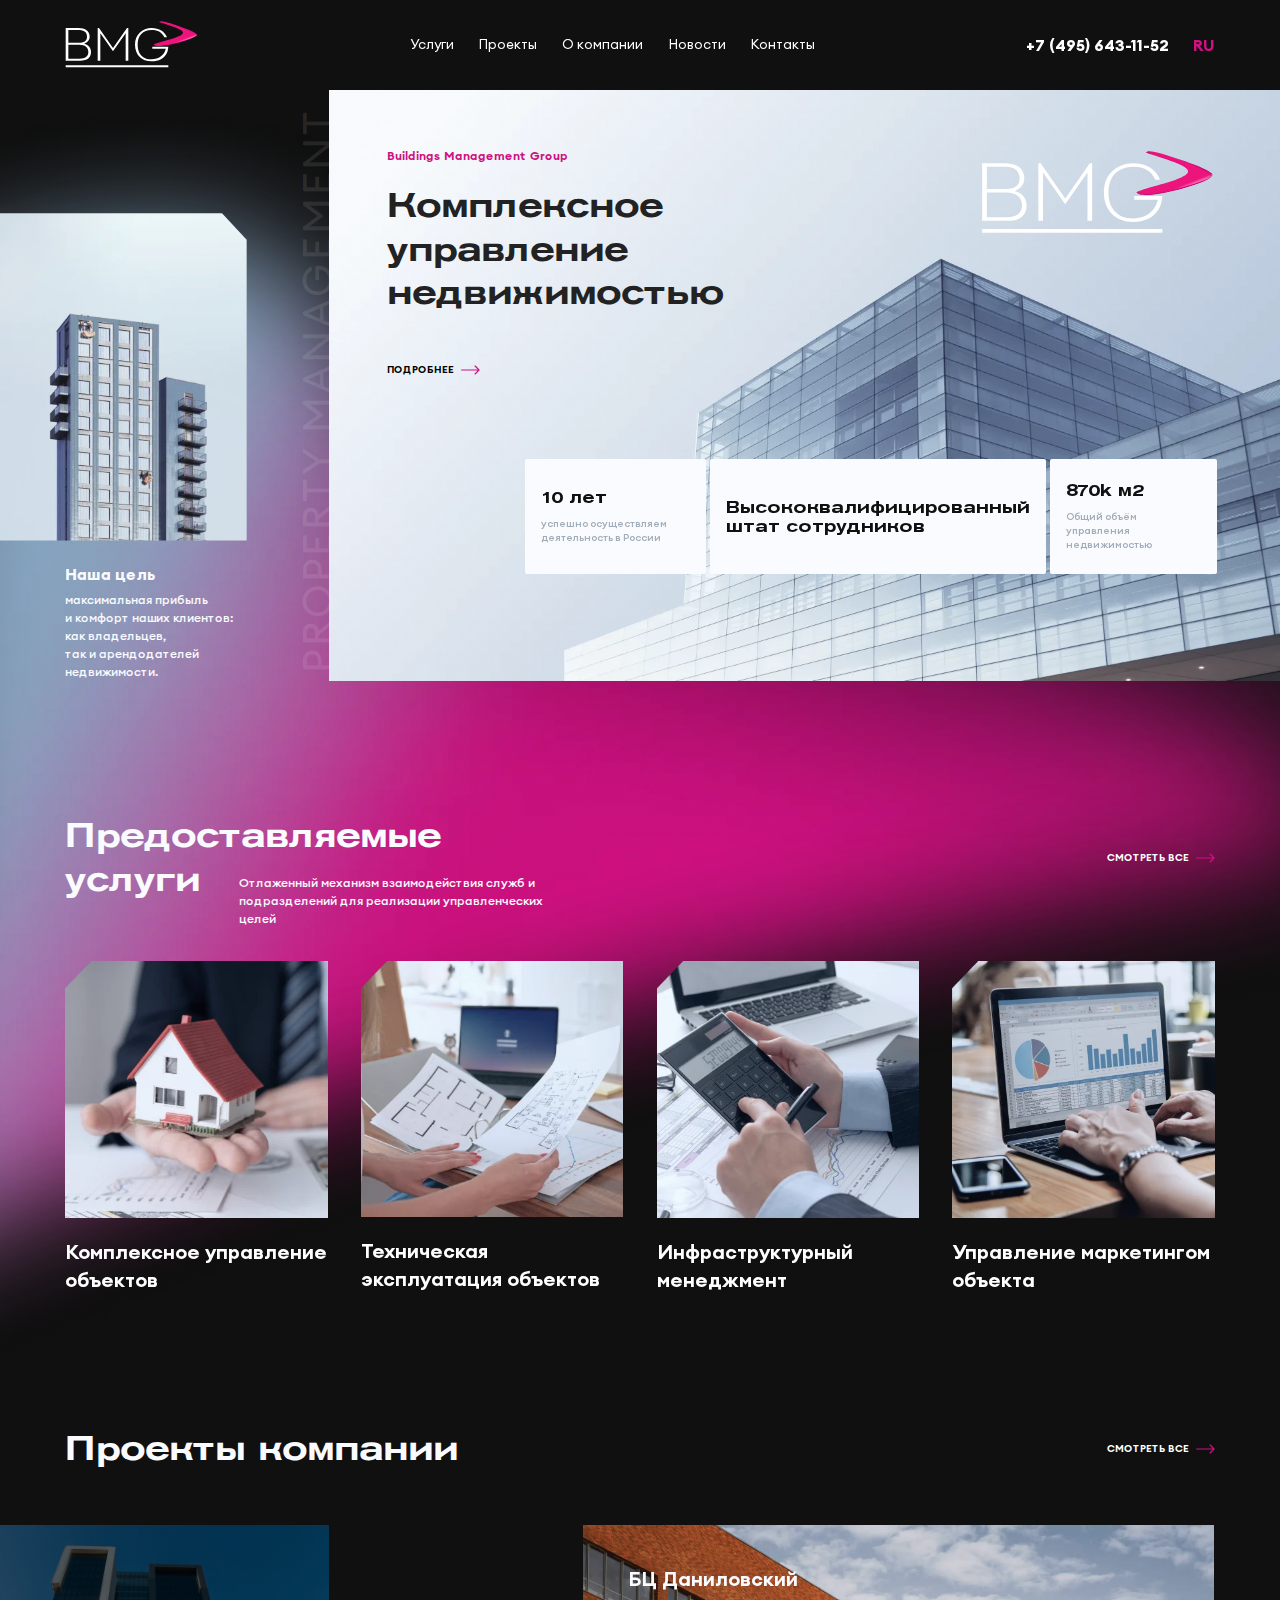
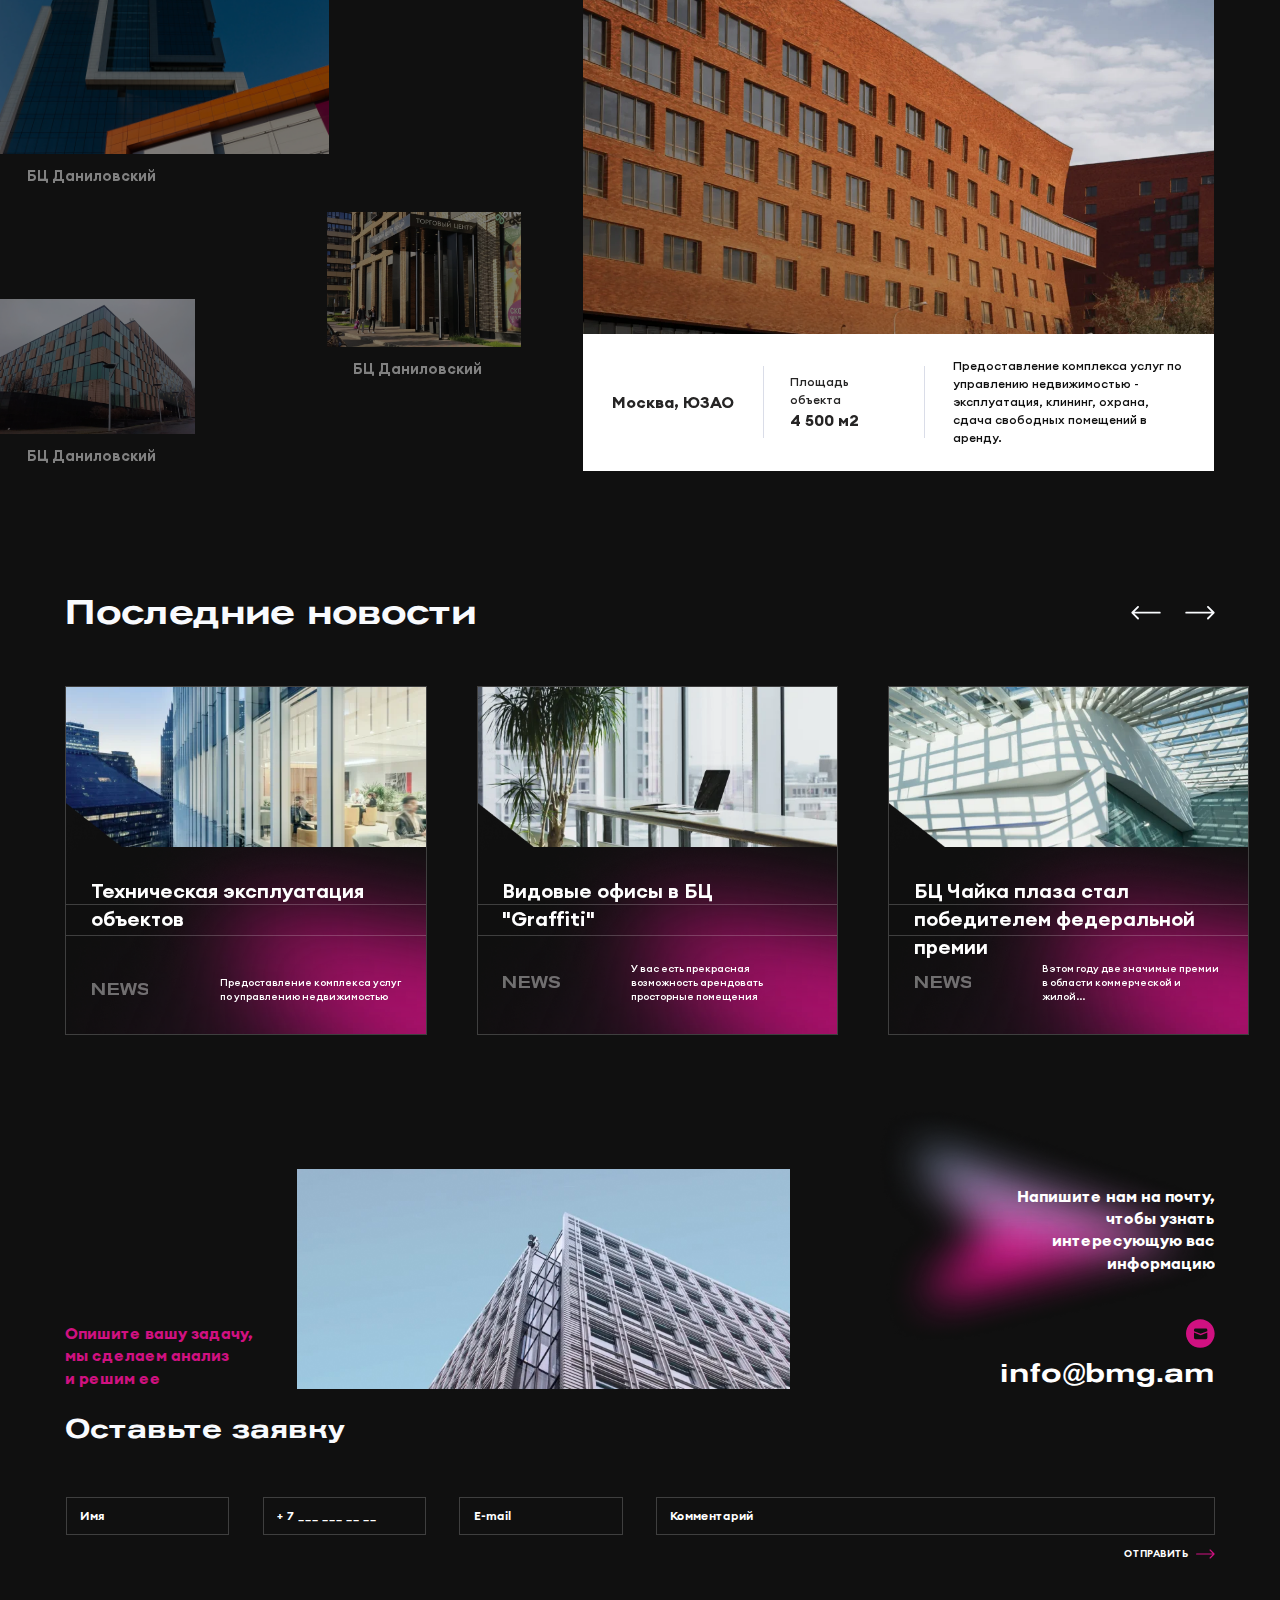
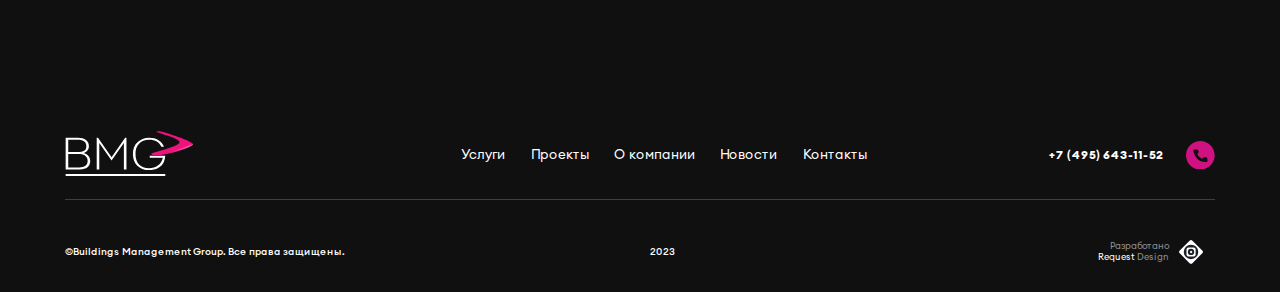
<file: index.html>
<!DOCTYPE html>
<html lang="en">
  <head>
    <meta charset="UTF-8" />
    <meta http-equiv="X-UA-Compatible" content="IE=edge" />
    <meta name="viewport" content="width=device-width, initial-scale=1.0" />
    <link rel="stylesheet" href="./css/_set.css" />
    <link rel="stylesheet" href="./css/header.css" />
    <link rel="stylesheet" href="./css/footer.css" />
    <link rel="stylesheet" href="https://cdn.jsdelivr.net/npm/swiper@9/swiper-bundle.min.css" />
    <link rel="stylesheet" href="./css/page-home.css" />
    <link rel="stylesheet" href="./css/slider.css" />
    <link rel="stylesheet" href="./css/style.css" />
    <script src="./js/header.js"></script>

    <title>BMG</title>
  </head>
  <body>
    <header class="header">
      <div class="header_container container">
        <div class="header__mob_menu">
          <div class="burger-menu">
            <div class="btn-burger not-active">
              <span></span>
              <span></span>
              <span></span>
            </div>
          </div>
          <a href="./index.html" class="header__logo">
            <svg
              width="200"
              height="73"
              viewBox="0 0 200 73"
              fill="none"
              xmlns="http://www.w3.org/2000/svg"
            >
              <g clip-path="url(#clip0_630_1408)">
                <path
                  d="M5 58V37H21C30.5725 37 35 41.1087 35 48C35 54.5994 30.0576 58 22 58H5ZM5 15H20C28.6507 15 33 18.3908 33 25C33 31.5134 28.4741 34 20 34H5V15ZM39 48C39 42.2838 35.5898 37.7076 30 36H29L30 35C34.0673 33.2685 37 29.7307 37 25C37 16.729 30.6196 12 20 12H1V61H23C33.2577 61 39 56.3843 39 48Z"
                  fill="white"
                />
                <path d="M53 20L72 47L91 20V61H95V12H93L72 42L51 12H49V61H53V20Z" fill="white" />
                <path
                  d="M130 62C140.529 62 149.14 57.5112 153 49C154.134 46.4463 154.758 43.2234 155 40H152H151H131V43H151C150.907 43.4937 151.121 43.5269 151 44C150.96 44.1728 151 44 151 44C148.545 53.182 140.586 59 130 59C116.553 59 109 50.786 109 37C109 23.5164 116.551 15.216 130 15C139.599 15 145.748 18.7192 149 26H153C149.729 17.1928 141.244 12 130 12C122.827 12 116.539 14.6931 112 19C107.264 23.4916 105 29.596 105 37C105 52.0359 114.859 62 130 62Z"
                  fill="white"
                />
                <path d="M1 71H155V68H1V71Z" fill="white" />
                <mask
                  id="mask0_630_1408"
                  style="mask-type: luminance"
                  maskUnits="userSpaceOnUse"
                  x="132"
                  y="2"
                  width="67"
                  height="38"
                >
                  <path
                    d="M141 3C140.991 3.02045 141.009 2.98278 141 3C140.991 3.01938 141.011 2.97847 141 3C140.961 3.08504 140.942 3.12488 141 3C140.839 3.37141 150.135 5.82959 159 9C167.87 12.1736 176.939 15.4011 177 19C176.934 22.8529 165.021 26.7704 154 30C142.979 33.2275 132.557 36.0128 133 37C133.804 38.7946 138.727 39.5372 145 39C151.274 38.4628 159.054 36.8904 167 35C182.892 31.2192 198.191 25.3114 198 22C197.823 18.9566 183.856 13.698 170 9C159.185 5.33223 148.784 2 144 2C142.658 2 141.232 2.50479 141 3ZM141 3C140.994 3.014 141.008 2.986 141 3C141.078 2.83206 141 2 141 2C141 2 141.043 2.90742 141 3Z"
                    fill="white"
                  />
                </mask>
                <g mask="url(#mask0_630_1408)">
                  <path
                    d="M141 3C140.828 3.36925 150.13 5.82744 159 9C167.869 12.1726 176.937 15.4011 177 19C176.932 22.8519 165.022 26.7715 154 30C142.979 33.2296 132.557 36.0128 133 37C133.805 38.7946 138.727 39.5383 145 39C151.274 38.4628 159.054 36.8904 167 35C182.892 31.2192 198.192 25.3114 198 22C197.824 18.9588 183.856 13.6991 170 9C156.144 4.30091 142.047 0.731735 141 3C141.377 2.18506 140.821 3.38755 141 3Z"
                    fill="#BD1176"
                  />
                  <path
                    d="M141 3.00001C140.822 3.38169 141.37 2.19783 141 3.00001C142.048 0.762768 156.395 3.35302 170 8.00001C183.589 12.6438 196.773 18.9843 197 22C197.241 25.2809 182.383 30.8802 167 35C164.159 35.7612 160.992 36.407 158 37C157.883 37.0237 158.125 36.972 158 37C154.353 37.8119 150.304 38.6043 147 39C146.266 39.0852 145.695 38.9353 145 39C143.178 39.1671 141.49 38.9979 140 39C137.576 39.0011 135.2 38.5251 134 38C133.364 37.7251 133.202 37.4378 133 37C132.594 36.0156 143.159 33.2022 154 30C164.843 26.7989 175.937 23.8179 176 20C176.06 16.4334 167.556 12.3262 159 9.00001C157.625 8.46523 156.414 7.50891 155 7.00001C149.497 5.02045 143.967 3.74827 142 3.00001C141.521 2.81779 140.982 3.06686 141 3.00001Z"
                    fill="#D01181"
                  />
                  <path
                    d="M141 3C140.819 3.37576 141.368 2.20962 141 3C142.065 0.790821 156.436 3.40672 170 8C183.534 12.5879 196.724 19.0112 197 22C197.3 25.249 182.084 29.4791 167 34C164.411 34.7763 161.97 36.4018 159 37C158.884 37.0227 158.132 36.9665 158 37C154.351 37.907 150.472 37.5703 147 38C146.244 38.0939 145.72 38.9287 145 39C143.123 39.1792 141.542 38.987 140 39C137.503 39.0162 135.248 38.5204 134 38C133.329 37.7279 133.211 37.4362 133 37C132.626 36.0185 143.17 34.1756 154 31C164.831 27.8266 175.873 23.7813 176 20C176.119 16.4692 167.362 12.4962 159 9C157.716 8.46336 156.407 7.53556 155 7C149.551 4.92363 144.189 3.8163 142 3C141.512 2.81752 140.994 3.07018 141 3Z"
                    fill="#BF1176"
                  />
                  <path
                    d="M141 3.00001C140.821 3.36873 141.36 2.22148 141 3.00001C142.065 0.820118 155.688 3.45857 169 8.00001C182.267 12.5306 195.676 19.0373 196 22C196.351 25.2169 181.512 29.0152 167 34C164.697 34.7915 161.901 35.4096 159 36C158.886 36.0227 159.138 35.9622 159 36C155.406 36.9948 151.588 37.5318 148 38C147.233 38.1006 145.732 38.9222 145 39C143.097 39.1936 141.571 38.9773 140 39C137.468 39.0325 135.279 38.5125 134 38C133.305 37.7308 133.216 37.4347 133 37C132.662 36.0214 143.35 34.1466 154 31C164.65 27.8534 175.809 23.7445 176 20C176.177 16.5031 167.021 12.6862 159 9.00001C157.826 8.46045 156.378 8.56229 155 8.00001C149.69 5.83093 144.377 3.88667 142 3.00001C141.51 2.81727 141.004 3.07354 141 3.00001Z"
                    fill="#C01176"
                  />
                  <path
                    d="M142 3C141.819 3.3595 142.359 2.23227 142 3C143.084 0.850555 155.729 3.5127 169 8C182.211 12.4743 195.623 18.0633 196 21C196.408 24.1857 181.11 27.4569 167 33C164.935 33.811 162.882 35.4153 160 36C159.888 36.0238 160.145 35.9567 160 36C156.401 37.0601 151.759 37.4911 148 38C147.209 38.1061 146.755 38.9188 146 39C144.04 39.209 141.625 38.9664 140 39C137.394 39.0476 135.329 38.5068 134 38C133.268 37.7325 133.223 37.4353 133 37C132.695 36.0244 143.362 34.1186 154 31C164.641 27.8803 175.744 23.7077 176 20C176.238 16.5371 166.784 13.9004 159 10C157.913 9.45533 157.371 8.59015 156 8C150.747 5.73794 144.602 3.95182 142 3C142.016 3.07471 141.5 2.817 142 3Z"
                    fill="#C01177"
                  />
                  <path
                    d="M141 3C140.819 3.35348 141.352 2.24427 141 3C142.084 0.879166 155.98 3.56424 169 8C181.946 12.4162 194.576 18.092 195 21C195.46 24.1531 181.295 29.3915 167 33C165.372 34.158 162.814 35.4102 160 36C159.891 36.0239 160.152 35.9512 160 36C156.459 37.145 151.871 37.4481 148 38C147.198 38.1139 146.769 38.9133 146 39C144.016 39.2255 142.654 38.9555 141 39C138.362 39.0629 135.357 38.5009 134 38C133.245 37.7365 133.229 37.4337 133 37C132.731 36.0263 143.542 34.0913 154 31C164.461 27.9087 174.682 23.6714 175 20C175.295 16.5726 166.404 14.1289 159 10C158.012 9.44919 157.342 8.61695 156 8C150.887 5.64388 144.787 4.02031 142 3C141.499 2.81676 141.028 3.07807 141 3Z"
                    fill="#C11177"
                  />
                  <path
                    d="M142 3C141.818 3.34526 142.35 2.25629 142 3C143.104 0.908913 156.022 3.61914 169 8C181.887 12.3591 194.523 18.1153 195 21C195.517 24.1203 182.114 29.4247 168 33C166.661 34.2388 163.789 35.4029 161 36C160.891 36.0228 161.16 35.9457 161 36C157.455 37.2106 153.045 37.4061 149 38C148.174 38.1205 147.793 38.9055 147 39C144.959 39.2356 142.708 38.9446 141 39C138.284 39.0782 136.409 38.4962 135 38C134.209 37.7394 133.239 37.431 133 37C132.766 36.0294 143.553 34.0617 154 31C164.449 27.9361 174.616 23.6339 175 20C175.358 16.6071 167.784 13.0096 160 10C159.21 9.28452 158.333 8.646 157 8C151.945 5.55172 145.016 4.09223 142 3C142.039 3.08034 141.49 2.81543 142 3Z"
                    fill="#C21177"
                  />
                  <path
                    d="M142 3.00001C141.818 3.33916 142.342 2.26952 142 3.00001C143.104 0.936806 155.273 3.6725 168 8.00001C180.621 12.3025 193.476 18.1444 194 21C194.567 24.0883 181.703 28.4617 168 32C166.972 33.3219 164.724 34.4097 162 35C161.894 35.0228 161.165 35.9402 161 36C157.505 37.2632 153.156 37.3652 149 38C148.164 38.1272 147.806 37.9011 147 38C144.935 38.2489 142.735 38.937 141 39C138.253 39.0989 136.437 38.4892 135 38C134.184 37.7424 133.241 37.4283 133 37C132.801 36.0315 142.734 34.0339 153 31C163.27 27.9661 173.555 24.5959 174 21C174.415 17.6421 167.541 13.9807 160 11C159.332 10.2543 158.306 8.67506 157 8.00001C152.086 5.46177 145.198 4.15988 142 3.00001C142.05 3.08371 141.489 2.81413 142 3.00001Z"
                    fill="#C31177"
                  />
                  <path
                    d="M142 3C141.816 3.33305 142.34 2.28056 142 3C143.123 0.96685 155.316 3.72799 168 7.99999C180.562 12.2426 193.42 17.1723 194 20C194.626 23.0552 181.517 28.4953 168 32C167.267 33.403 165.7 34.4046 163 35C162.895 35.0239 162.173 34.9336 162 35C158.5 36.3202 154.334 37.3208 150 38C149.14 38.135 147.831 37.8944 147 38C144.876 38.2645 142.792 38.9271 141 39C138.176 39.1154 136.489 38.4832 135 38C134.148 37.7431 133.251 37.4288 133 37C132.834 36.0357 142.746 34.0051 153 31C163.257 27.9949 173.486 24.5591 174 21C174.479 17.676 167.421 13.9528 160 11C159.444 10.224 158.301 9.70528 157 8.99999C152.149 6.37258 146.432 4.2299 143 3C142.48 2.81279 142.063 3.08489 142 3Z"
                    fill="#C31177"
                  />
                  <path
                    d="M142 3.00001C141.817 3.32583 142.334 2.29498 142 3.00001C143.123 0.994961 155.567 3.78178 168 8.00001C180.297 12.1845 192.374 17.1984 193 20C193.674 23.0218 181.108 28.5337 168 32C167.574 33.4875 165.633 34.3985 163 35C162.898 35.0229 163.178 34.9292 163 35C159.552 36.3774 154.441 37.283 150 38C149.129 38.1406 147.842 37.8889 147 38C144.853 38.2768 142.819 38.9172 141 39C138.144 39.1308 136.517 38.4773 135 38C134.124 37.7472 133.256 37.425 133 37C132.871 36.0367 142.926 33.9771 153 31C163.077 28.024 173.428 24.5208 174 21C174.536 17.7124 167.178 13.9248 160 11C159.566 10.1936 159.273 9.73338 158 9.00001C153.291 6.28666 146.612 4.29458 143 3.00001C142.477 2.81258 142.074 3.08828 142 3.00001Z"
                    fill="#C41177"
                  />
                  <path
                    d="M142 3C141.819 3.31856 142.326 2.30615 142 3C143.121 1.021 154.817 3.83582 167 8C179.032 12.1249 191.33 17.2268 192 20C192.722 22.987 180.704 27.5657 168 31C167.877 32.5688 165.569 34.4065 163 35C162.901 35.0229 163.184 34.9225 163 35C159.601 36.4259 154.546 37.2363 150 38C149.12 38.1484 148.853 37.8833 148 38C145.831 38.2956 142.844 38.9062 141 39C138.115 39.1473 136.544 38.4702 135 38C134.102 37.7491 133.26 37.4244 133 37C132.907 36.04 143.108 33.9478 153 31C162.898 28.0522 172.368 24.4791 173 21C173.59 17.7446 166.938 13.8954 160 11C159.686 10.16 159.246 9.76258 158 9C153.431 6.2006 146.788 4.3637 143 3C142.478 2.81236 142.085 3.09164 142 3Z"
                    fill="#C51177"
                  />
                  <path
                    d="M142 4C141.817 4.30395 142.324 3.33683 142 4C143.142 2.10403 154.863 5.00401 167 9C178.973 12.9588 191.273 17.3261 192 20C192.782 22.8737 180.512 27.6948 168 31C168.179 32.608 166.545 34.4155 164 35C163.902 35.0234 164.192 34.9192 164 35C160.595 36.4358 155.729 37.2157 151 38C150.094 38.1498 148.88 37.8799 148 38C145.771 38.2965 143.901 38.898 142 39C139.036 39.1583 136.597 39.4538 135 39C134.063 38.7598 133.27 38.4113 133 38C132.941 37.069 143.12 33.8397 153 31C162.885 28.1603 172.298 25.3488 173 22C173.656 18.867 166.815 15.7908 160 13C159.801 12.1551 159.24 10.7716 158 10C153.495 7.19537 147.025 5.39647 143 4C142.468 3.81614 142.097 4.09139 142 4Z"
                    fill="#C61177"
                  />
                  <path
                    d="M142 4C141.819 4.29684 142.317 3.34995 142 4C143.143 2.13177 155.113 5.05714 167 9.00001C178.708 12.9014 190.227 17.3541 191 20C191.827 22.8396 180.108 27.7317 168 31C168.477 32.6895 167.477 34.4117 165 35C164.904 35.0234 164.197 34.9128 164 35C160.644 36.4778 155.83 37.1755 151 38C150.084 38.1553 148.89 37.8755 148 38C145.748 38.3096 143.927 38.8872 142 39C139.007 39.1745 136.623 39.4468 135 39C134.043 38.7649 133.273 38.4107 133 38C132.977 37.0712 142.301 34.8087 152 32C161.705 29.1881 172.24 25.3098 173 22C173.71 18.903 166.576 15.763 160 13C159.919 12.1244 159.214 10.8022 158 10C153.637 7.1168 147.197 5.46182 143 4C142.466 3.81382 142.108 4.09363 142 4Z"
                    fill="#C61177"
                  />
                  <path
                    d="M142 3C141.817 3.28865 142.315 2.36092 142 3C143.165 1.15839 155.157 3.11121 167 7.00001C178.647 10.8409 190.17 16.3798 191 19C191.889 21.8056 179.915 25.7652 168 29C168.785 30.7692 167.454 32.4035 165 33C164.905 33.0224 165.207 33.9063 165 34C161.636 35.521 156.016 36.1309 151 37C150.06 37.163 149.918 36.869 149 37C146.69 37.3302 143.985 37.8764 142 38C138.926 38.1885 136.678 38.441 135 38C134.002 37.7657 133.282 37.409 133 37C133.011 36.0755 142.314 33.7821 152 31C161.693 28.2158 172.17 24.2721 173 21C173.778 17.9356 167.451 14.7331 161 12C161.037 11.0925 160.208 9.83187 159 9.00001C154.702 6.04001 147.442 4.52847 143 3C142.456 2.81254 142.121 3.09587 142 3Z"
                    fill="#C71177"
                  />
                  <path
                    d="M142 3C141.819 3.28362 142.308 2.37412 142 3C143.166 1.18634 154.407 3.16582 166 7C177.382 10.7841 189.126 16.4059 190 19C190.934 21.7722 179.513 25.8002 168 29C169.08 30.8499 168.391 32.4093 166 33C165.908 33.0224 165.212 32.8998 165 33C161.689 34.5684 157.115 36.0884 152 37C151.05 37.1695 149.927 36.8625 149 37C146.668 37.3359 144.011 37.8667 142 38C138.899 38.2047 136.704 38.434 135 38C133.981 37.7686 133.288 37.4062 133 37C133.045 36.0777 142.494 33.7519 152 31C161.513 28.2449 171.114 24.2339 172 21C172.831 17.9719 166.212 14.7072 160 12C160.152 11.0649 160.182 10.8626 159 10C154.842 6.9623 147.611 4.59509 143 3C142.456 2.81128 142.131 3.09916 142 3Z"
                    fill="#C81177"
                  />
                  <path
                    d="M142 3.00001C141.818 3.27539 142.305 2.38733 142 3.00001C143.188 1.21214 154.452 3.2204 166 7.00001C177.318 10.7262 189.066 15.4329 190 18C190.996 20.74 180.314 25.8363 169 29C170.392 30.932 169.366 32.4055 167 33C166.909 33.0235 166.221 32.8943 166 33C162.674 34.6011 157.305 36.0436 152 37C151.024 37.1761 149.953 36.857 149 37C146.605 37.3501 145.07 37.8559 143 38C139.816 38.2199 136.759 38.428 135 38C133.942 37.7705 133.296 37.4056 133 37C133.081 36.0799 142.507 33.724 152 31C161.499 28.2739 171.042 25.1958 172 22C172.899 19.0071 167.085 15.6791 161 13C161.271 12.034 161.176 10.8945 160 10C155.91 6.88858 147.864 4.65445 143 3.00001C142.446 2.81215 142.144 3.10141 142 3.00001Z"
                    fill="#C81177"
                  />
                  <path
                    d="M142 3C141.818 3.26925 142.298 2.39847 142 3C143.187 1.23708 154.704 3.27436 166 7C177.056 10.6669 188.024 15.4614 189 18C190.041 20.7053 178.917 24.8716 168 28C169.684 30.0129 169.3 32.3963 167 33C166.912 33.0224 167.226 32.8878 167 33C163.724 34.6422 157.401 36.0032 152 37C151.016 37.1816 149.964 36.8536 149 37C146.586 37.3697 145.093 37.8451 143 38C139.791 38.2361 136.783 38.422 135 38C133.92 37.7746 133.3 37.4039 133 37C133.115 36.0844 142.689 33.6946 152 31C161.319 28.3033 169.986 25.1551 171 22C171.951 19.0415 166.849 15.6487 161 13C161.386 12.0032 161.151 10.9274 160 10C156.048 6.81819 148.028 4.7234 143 3C142.446 2.80982 142.154 3.10364 142 3Z"
                    fill="#C91178"
                  />
                  <path
                    d="M142 3C141.817 3.26096 142.296 2.41068 142 3C143.212 1.26414 154.751 3.32935 166 7C176.991 10.6086 187.961 15.4855 189 18C190.103 20.6706 179.713 24.9101 169 28C171.004 30.0952 170.278 31.4043 168 32C167.914 32.0225 168.234 32.8813 168 33C164.709 34.6727 158.594 35.9583 153 37C151.989 37.1872 150.99 36.846 150 37C147.522 37.3775 145.154 37.8353 143 38C139.707 38.2524 136.84 38.4171 135 38C133.88 37.7775 133.31 37.4021 133 37C133.152 36.0866 142.703 33.6653 152 31C161.305 28.3326 169.913 25.1156 171 22C172.022 19.0759 166.717 15.6214 161 13C161.508 11.9732 161.145 10.9604 160 10C156.116 6.74647 148.282 4.78933 143 3C142.436 2.80855 142.168 3.10695 142 3Z"
                    fill="#CA1178"
                  />
                  <path
                    d="M142 3C141.82 3.25373 142.288 2.42403 142 3C143.213 1.28813 154 3.38354 165 7C175.728 10.549 186.918 15.5141 188 18C189.146 20.6358 179.316 24.9435 169 28C171.289 30.1754 170.213 31.3994 168 32C167.916 32.0236 168.239 32.8747 168 33C164.755 34.7055 158.688 34.9166 153 36C151.98 36.1938 151 36.8416 150 37C147.504 37.3961 145.176 37.8244 143 38C139.683 38.2677 136.863 38.41 135 38C133.86 37.7805 133.313 37.4004 133 37C133.186 36.0911 141.884 33.6358 151 31C160.126 28.361 169.858 25.078 171 22C172.072 19.1094 166.483 15.593 161 13C161.621 11.9444 162.12 10.9924 161 10C157.253 6.67903 148.442 4.85962 143 3C142.436 2.8073 142.177 3.11028 142 3Z"
                    fill="#CB1178"
                  />
                  <path
                    d="M142 3C141.818 3.24648 142.287 2.43525 142 3C143.239 1.31539 154.05 3.44003 165 7C175.663 10.4903 186.857 14.5417 188 17C189.21 19.6019 179.108 23.9812 169 27C171.618 29.2579 171.189 31.3935 169 32C168.918 32.0236 169.248 31.8671 169 32C165.744 33.7425 159.885 34.8716 154 36C152.954 36.2004 152.028 36.8328 151 37C148.44 37.4051 145.238 37.8157 143 38C139.596 38.2829 136.921 38.404 135 38C133.818 37.7825 133.324 37.3997 133 37C133.222 36.0934 141.897 33.6073 151 31C160.11 28.3906 169.784 25.0359 171 22C172.145 19.1441 166.348 16.5634 161 14C161.746 12.9112 162.113 11.0256 161 10C157.321 6.61042 148.706 4.92252 143 3C142.426 2.80711 142.191 3.11145 142 3Z"
                    fill="#CC1178"
                  />
                  <path
                    d="M142 2.00001C142.279 1.44761 141.821 3.23921 142 3.00001C143.241 1.33958 154.298 3.49573 165 7.00001C175.4 10.4314 185.814 14.5673 187 17C188.252 19.5668 178.716 24.016 169 27C171.898 29.3373 172.132 31.4111 170 32C169.921 32.0215 169.251 31.8616 169 32C165.791 33.7795 159.975 34.8276 154 36C152.946 36.206 152.036 36.8262 151 37C148.421 37.4183 145.26 37.8048 143 38C139.574 38.2982 136.944 38.398 135 38C133.799 37.7866 133.328 37.398 133 37C133.256 36.0969 142.079 33.5775 151 31C159.93 28.4203 168.725 24.9948 170 22C171.19 19.179 166.115 16.5357 161 14C161.856 12.8823 162.087 12.0598 161 11C157.456 7.54722 148.862 4.98652 143 3.00001C142.425 2.80587 142.201 2.11371 142 2.00001Z"
                    fill="#CC1278"
                  />
                  <path
                    d="M142 2C141.823 2.23191 142.273 1.46103 142 2C143.244 0.364834 153.547 3.55036 164 7C174.14 10.3723 184.773 14.595 186 17C187.293 19.5317 178.325 24.0539 169 27C172.171 29.4222 172.068 31.4041 170 32C169.922 32.0215 169.257 31.8551 169 32C165.833 33.8016 160.062 34.7846 154 36C152.938 36.2126 152.046 36.8218 151 37C148.405 37.4327 146.279 37.7928 144 38C140.551 38.3135 136.965 38.3919 135 38C133.78 37.7896 133.331 37.3962 133 37C133.289 36.0992 142.259 33.5478 151 31C159.751 28.449 168.676 25.9558 170 23C171.243 20.2117 165.886 16.507 161 14C161.966 12.8523 162.061 12.0941 161 11C157.589 7.48487 149.016 5.05175 143 3C142.425 2.8046 142.211 2.11703 142 2Z"
                    fill="#CD1278"
                  />
                  <path
                    d="M142 2.00001C141.822 2.22567 142.27 1.47238 142 2.00001C143.269 0.390251 153.598 3.60641 164 7.00001C174.071 10.3119 184.708 14.6219 186 17C187.357 19.4974 178.112 23.09 169 26C172.506 28.5038 173.042 30.3993 171 31C170.924 31.0226 170.266 31.8463 170 32C166.821 33.8376 161.263 34.7406 155 36C153.911 36.2192 152.075 36.8173 151 37C148.339 37.4513 146.343 37.7829 144 38C140.464 38.3288 137.026 38.3869 135 38C133.738 37.7926 133.34 37.3944 133 37C133.326 36.1027 142.275 33.5189 151 31C159.736 28.479 168.602 25.9154 170 23C171.318 20.2479 166.749 17.4759 162 15C163.094 13.8212 163.055 12.1294 162 11C158.656 7.42158 149.282 5.11698 143 3.00001C142.414 2.80228 142.224 2.11929 142 2.00001Z"
                    fill="#CE1178"
                  />
                  <path
                    d="M142 2C141.824 2.21834 142.263 1.48481 142 2C143.271 0.414635 153.844 3.66148 164 7C173.81 10.2514 183.668 14.6499 185 17C186.396 19.4619 177.725 23.1261 169 26C172.776 28.5856 172.978 30.3923 171 31C170.926 31.0237 171.271 30.8376 171 31C167.867 32.8682 161.347 34.6986 155 36C153.904 36.2248 153.082 36.8118 152 37C149.324 37.4646 146.363 37.7709 144 38C140.443 38.3442 137.046 38.3807 135 38C133.72 37.7967 133.344 37.3915 133 37C133.358 36.1051 141.456 33.4867 150 31C158.555 28.5079 167.555 25.8739 169 23C170.368 20.2832 165.52 17.448 161 15C162.201 13.79 163.028 12.1648 162 11C158.787 7.3614 149.431 5.18337 143 3C142.416 2.80102 142.234 2.12154 142 2Z"
                    fill="#CE1278"
                  />
                  <path
                    d="M142 2C141.824 2.211 142.261 1.49834 142 2C143.301 0.439041 153.898 3.71767 164 7.00001C173.74 10.1919 183.601 13.679 185 16C186.461 18.4276 178.506 22.1634 170 25C174.118 27.6666 173.955 30.3832 172 31C171.928 31.0226 172.278 30.8321 172 31C168.847 32.8915 161.553 34.6533 155 36C153.875 36.2304 153.112 36.8041 152 37C149.257 37.4726 146.428 37.7599 144 38C140.355 38.3596 137.107 38.3736 135 38C133.677 37.7976 133.355 37.3908 133 37C133.398 36.1086 141.472 33.4577 150 31C158.54 28.538 167.48 25.8356 169 23C170.445 20.3195 166.379 17.42 162 15C163.331 13.7609 164.022 12.2025 163 11C159.855 7.30536 149.706 5.24456 143 3C142.405 2.79977 142.248 2.12381 142 2Z"
                    fill="#CF1278"
                  />
                  <path
                    d="M143 2C142.827 2.20471 143.253 1.51086 143 2C144.304 0.463623 154.144 3.77425 164 7.00001C173.48 10.132 183.563 13.7051 185 16C186.499 18.3929 178.122 22.2009 170 25C174.382 27.7506 174.896 30.3923 173 31C172.931 31.0216 173.283 30.8255 173 31C169.891 32.921 163.633 34.608 157 36C155.869 36.2381 154.12 36.7985 153 37C150.243 37.4859 147.445 37.75 145 38C141.335 38.376 138.125 38.3674 136 38C134.66 37.8007 134.358 37.3879 134 37C134.429 36.1122 142.652 33.4285 151 31C159.359 28.5694 167.432 25.7959 169 23C170.495 20.3561 167.153 17.3897 163 15C164.436 13.7297 164.995 13.2379 164 12C160.982 8.2474 150.848 5.31319 144 3C143.404 2.79853 143.256 2.12606 143 2Z"
                    fill="#D01278"
                  />
                  <path
                    d="M143 2.00001C142.864 2.22493 143.251 1.52206 143 2.00001C144.58 0.744579 154.199 3.82413 164 7.00001C173.407 10.0818 183.494 13.727 185 16C186.565 18.3649 178.899 22.2285 171 25C175.732 27.8407 175.871 29.3836 174 30C173.931 30.0227 174.291 30.8183 174 31C170.872 32.9518 163.842 34.5575 157 36C155.841 36.2455 155.15 35.7924 154 36C151.173 36.5028 148.511 37.7383 146 38C142.244 38.3914 139.188 38.3623 137 38C135.615 37.8032 134.368 37.3871 134 37C134.468 36.1122 142.669 34.4038 151 32C159.341 29.5919 167.349 26.7574 169 24C170.568 21.3799 167.008 18.367 163 16C164.569 14.6959 165.988 13.2792 165 12C162.049 8.17965 152.126 5.38651 145 3.00001C144.395 2.79672 143.271 2.12977 143 2.00001Z"
                    fill="#D11278"
                  />
                  <path
                    d="M143 2C142.866 2.21865 143.245 1.53349 143 2C144.586 0.782303 154.446 2.87836 164 6C173.149 9.0199 182.456 13.754 184 16C185.602 18.3282 178.519 21.2669 171 24C175.99 26.9236 176.814 29.3874 175 30C174.935 30.0217 174.295 30.8095 174 31C170.918 32.9851 163.918 34.5128 157 36C155.834 36.2511 155.156 35.7857 154 36C151.161 36.5152 148.529 37.7272 146 38C142.227 38.407 139.205 38.355 137 38C135.598 37.8063 134.372 37.3853 134 37C134.499 36.1157 142.852 34.3748 151 32C159.162 29.622 167.302 26.719 169 24C170.614 21.4152 166.784 18.338 163 16C164.671 14.6654 165.96 13.3162 165 12C162.172 8.12393 152.265 5.45272 145 3C144.395 2.79651 143.28 2.13206 143 2Z"
                    fill="#D21279"
                  />
                  <path
                    d="M143 2.00001C142.867 2.21344 143.242 1.54715 143 2.00001C144.623 0.82127 154.502 2.93399 164 6.00001C173.073 8.95985 182.386 12.7834 184 15C185.67 17.2936 178.288 21.3034 171 24C176.346 27.0064 177.789 29.3803 176 30C175.936 30.0217 175.303 29.8039 175 30C171.895 32.0054 165.132 34.4648 158 36C156.806 36.2579 155.187 35.7801 154 36C151.09 36.5363 148.595 37.7162 146 38C142.134 38.4236 139.269 38.3499 137 38C135.554 37.8115 134.382 37.3835 134 37C134.539 36.1181 142.869 34.3445 151 32C159.144 29.6512 167.222 26.676 169 24C170.694 21.4508 166.637 18.3076 163 16C164.808 14.6349 165.951 13.3543 165 12C162.239 8.07052 152.55 5.51891 145 3.00001C144.384 2.79525 143.294 2.13543 143 2.00001Z"
                    fill="#D21279"
                  />
                  <path
                    d="M143 2.00001C142.869 2.20713 143.236 1.55974 143 2.00001C144.627 0.860306 153.749 2.99189 163 6.00001C171.815 8.89969 181.348 12.8106 183 15C184.705 17.2588 177.912 21.3411 171 24C176.599 27.0905 177.727 29.3765 176 30C175.938 30.0228 175.307 29.794 175 30C171.943 32.0398 165.203 34.42 158 36C156.799 36.2646 156.193 35.7734 155 36C152.078 36.5444 148.611 37.704 146 38C142.119 38.4392 139.286 38.3416 137 38C135.538 37.8113 134.385 37.3839 134 37C134.57 36.1206 142.05 34.313 150 32C157.963 29.6805 166.178 26.6362 168 24C169.739 21.4864 166.416 19.2783 163 17C164.908 15.6033 165.923 13.3913 165 12C162.36 8.01593 152.684 5.57762 145 3.00001C144.384 2.79397 143.303 2.13773 143 2.00001Z"
                    fill="#D31279"
                  />
                  <path
                    d="M143 2.00001C143.233 1.57235 143.871 2.20082 144 2.00001C145.667 0.897202 153.807 3.0476 163 6.00001C171.737 8.83845 181.277 12.8389 183 15C184.773 17.223 177.675 20.3776 171 23C176.964 26.1728 178.708 29.3813 177 30C176.939 30.0228 177.316 29.7884 177 30C173.922 32.0634 166.422 34.374 159 36C157.769 36.2692 156.225 35.7688 155 36C152.009 36.5644 148.68 37.6939 146 38C142.023 38.4537 139.35 38.3354 137 38C135.492 37.8166 134.395 37.3821 134 37C134.61 36.1251 142.069 34.2849 150 32C157.945 29.7119 166.097 26.5931 168 24C169.821 21.5209 167.262 19.2491 164 17C166.047 15.5727 166.912 13.4295 166 12C163.425 7.96216 152.976 5.64307 145 3.00001C144.372 2.79269 143.319 2.14003 143 2.00001Z"
                    fill="#D41279"
                  />
                  <path
                    d="M143 2C142.874 2.19448 143.225 1.58607 143 2C144.67 0.935299 154.053 3.10358 163 6C171.479 8.77801 180.241 12.8673 182 15C183.807 17.1892 177.303 20.4154 171 23C177.208 26.2571 178.649 28.371 177 29C176.942 29.0217 177.321 29.7805 177 30C173.965 32.0892 166.489 33.3291 159 35C157.765 35.276 156.23 35.7621 155 36C151.997 36.5715 149.694 37.6828 147 38C143.01 38.4683 139.366 38.3292 137 38C135.477 37.8175 134.399 37.3803 134 37C134.639 36.1276 142.252 34.2554 150 32C157.764 29.7424 166.053 26.5531 168 24C169.864 21.5555 167.044 19.2196 164 17C166.145 15.5409 166.884 14.4699 166 13C163.542 8.91176 153.104 5.70848 145 3C144.375 2.79141 143.327 2.14341 143 2Z"
                    fill="#D51279"
                  />
                  <path
                    d="M144 2C143.873 2.18921 144.223 1.59875 144 2C145.709 0.974579 154.113 3.16296 163 6C171.398 8.71744 180.167 11.897 182 14C183.877 16.1552 178.061 19.4533 172 22C178.581 25.3405 179.485 28.0844 178 29C177.94 29.012 178.329 29.7727 178 30C174.945 32.1161 167.711 33.2819 160 35C158.734 35.2827 157.262 35.7553 156 36C152.925 36.585 149.765 37.6716 147 38C142.914 38.4839 139.432 38.323 137 38C135.432 37.8217 134.41 37.3784 134 37C134.682 36.1323 142.271 34.2238 150 32C157.744 29.7719 165.97 27.5108 168 25C169.948 22.5903 166.888 19.19 164 17C166.287 15.5103 167.874 14.5093 167 13C164.607 8.86133 153.397 5.77942 145 3C144.363 2.78905 144.341 2.1468 144 2Z"
                    fill="#D51279"
                  />
                  <path
                    d="M143 2C143.217 1.61253 143.877 2.18394 144 2C145.713 1.01392 153.367 3.20175 162 6C170.148 8.64043 179.133 11.9255 181 14C182.908 16.1202 176.691 19.4902 171 22C177.818 25.4252 179.421 28.0749 178 29C177.943 29.012 178.332 28.7638 178 29C174.987 31.143 167.773 33.2357 160 35C158.731 35.2884 157.266 35.7497 156 36C152.916 36.5997 149.777 37.655 147 38C142.902 38.492 139.444 38.3167 137 38C135.416 37.8237 134.412 37.3766 134 37C134.71 36.1347 142.454 34.1931 150 32C157.563 29.8015 164.93 27.4685 167 25C168.99 22.6262 166.672 20.1594 164 18C166.381 16.4795 167.842 14.5477 167 13C164.719 8.8097 153.522 5.83961 145 3C144.364 2.78777 143.351 2.14911 143 2Z"
                    fill="#D61279"
                  />
                  <path
                    d="M144 2.00001C143.876 2.17649 144.214 1.62307 144 2.00001C145.751 1.05222 153.423 3.2754 162 6.00001C170.058 8.59497 179.057 11.9541 181 14C182.979 16.0851 177.442 19.5271 172 22C179.198 25.5079 180.386 28.0631 179 29C178.944 29.0109 179.341 28.756 179 29C175.967 31.1679 168 33.1872 160 35C158.699 35.2952 157.299 35.7429 156 36C152.843 36.6133 149.848 36.6438 147 37C142.804 37.5066 139.512 38.3105 137 38C135.369 37.8268 134.422 37.3748 134 37C134.753 36.1372 142.474 34.1625 150 32C157.54 29.8332 164.845 27.4283 167 25C169.075 22.6643 166.512 20.1298 164 18C166.526 16.4487 168.83 14.5884 168 13C165.783 8.75677 153.823 5.91199 145 3.00001C144.353 2.78539 144.366 2.15144 144 2.00001Z"
                    fill="#D71279"
                  />
                  <path
                    d="M144 2C143.881 2.17008 144.206 1.63586 144 2C145.755 1.09075 153.673 3.31693 162 6C169.808 8.51627 178.023 11.982 180 14C182.009 16.0497 177.078 18.5666 172 21C179.427 24.5923 181.321 27.0515 180 28C179.946 28.0098 179.343 28.7493 179 29C176.009 31.1947 168.058 33.1433 160 35C158.695 35.3009 157.304 35.7373 156 36C152.836 36.6269 149.859 36.638 147 37C142.796 37.531 139.526 38.3042 137 38C135.357 37.8299 134.425 37.3718 134 37C134.781 36.1409 141.658 34.1325 149 32C156.359 29.8631 163.806 27.3865 166 25C168.115 22.6985 166.299 20.1009 164 18C166.618 16.417 168.799 14.6288 168 13C165.893 8.70666 153.938 5.97526 145 3C144.355 2.78414 144.374 2.15373 144 2Z"
                    fill="#D81279"
                  />
                  <path
                    d="M144 2C143.88 2.16369 144.204 1.65081 144 2C145.791 1.12921 153.755 3.37343 162 6C169.71 8.45526 176.951 11.0118 179 13C181.077 15.0155 176.815 18.6026 172 21C179.803 24.6763 182.284 27.0397 181 28C180.948 28.0098 180.351 28.7403 180 29C176.992 31.2196 169.277 33.0991 161 35C159.666 35.3066 158.334 35.7316 157 36C153.766 36.6416 150.926 36.6224 148 37C143.702 37.5402 139.588 38.2979 137 38C135.31 37.8341 134.436 37.3699 134 37C134.824 36.1434 141.692 34.1006 149 32C156.324 29.8939 163.723 27.345 166 25C168.199 22.7346 167.132 21.0701 165 19C167.761 17.3861 168.784 15.6707 168 14C165.961 9.65802 154.234 6.03033 145 3C144.344 2.78503 144.389 2.15605 144 2Z"
                    fill="#D81279"
                  />
                  <path
                    d="M144 3.00001C143.884 3.1529 144.197 2.67192 144 3.00001C145.79 2.19095 153.01 4.50275 161 7.00001C168.443 9.32632 175.921 12.0963 178 14C180.102 15.925 176.447 18.7066 172 21C180.01 24.6567 182.219 27.0572 181 28C180.951 28.0106 180.352 28.7399 180 29C177.04 31.184 169.313 33.1026 161 35C159.666 35.3047 158.335 35.7335 157 36C153.766 36.6381 150.931 36.6273 148 37C143.704 37.5479 139.595 38.2846 137 38C135.302 37.8418 134.437 37.3599 134 37C134.848 36.1718 141.887 34.0131 149 32C156.131 29.9827 163.692 28.2382 166 26C168.235 23.8319 165.918 20.9834 164 19C166.846 17.3989 168.751 15.6617 168 14C166.07 9.72961 154.326 7.0154 145 4.00001C144.347 3.78872 144.396 3.15503 144 3.00001Z"
                    fill="#D91279"
                  />
                  <path
                    d="M144 3C143.884 3.14665 144.193 2.68438 144 3C145.827 2.22956 153.098 4.55902 161 7C168.338 9.2667 175.848 12.1244 178 14C180.171 15.8916 176.178 18.7439 172 21C180.387 24.7385 183.18 27.0446 182 28C181.951 28.0074 181.362 27.7311 181 28C178.026 30.2083 170.528 33.0564 162 35C160.637 35.3103 159.365 35.728 158 36C154.698 36.6514 150.997 36.61 148 37C143.611 37.5547 139.659 38.2784 137 38C135.258 37.8448 134.447 37.3571 134 37C134.891 36.1743 141.927 33.983 149 32C156.09 30.0117 163.609 28.1987 166 26C168.318 23.8672 166.747 21.9532 165 20C167.99 18.3688 169.735 16.7014 169 15C167.136 10.6802 154.615 7.08496 145 4C144.335 3.78746 144.411 3.15728 144 3Z"
                    fill="#DA1279"
                  />
                  <path
                    d="M144 3C143.887 3.14146 144.186 2.69902 144 3C145.824 2.26828 153.348 3.61446 161 6C168.076 8.20687 174.821 11.1547 177 13C179.194 14.8591 175.821 17.7814 172 20C180.587 23.8213 183.117 27.0364 182 28C181.955 28.0096 181.362 27.7245 181 28C178.071 30.2324 170.565 33.0133 162 35C160.637 35.3159 159.366 35.7214 158 36C154.697 36.6647 151.002 36.599 148 37C143.612 37.569 139.666 38.2723 137 38C135.247 37.849 134.449 37.3563 134 37C134.915 36.1779 142.117 34.9516 149 33C155.902 31.0409 162.578 28.1569 165 26C167.353 23.9037 165.539 21.925 164 20C167.07 18.3398 169.701 16.74 169 15C167.24 10.632 154.707 7.14279 145 4C144.339 3.78623 144.418 3.15953 144 3Z"
                    fill="#DB127A"
                  />
                  <path
                    d="M144 3.00001C143.888 3.13625 144.182 2.71049 144 3.00001C145.862 2.30602 153.439 3.67005 161 6.00001C167.965 8.14582 174.747 11.1831 177 13C179.262 14.8254 175.544 17.818 172 20C180.965 23.9031 184.076 27.024 183 28C182.957 28.0085 182.372 27.7148 182 28C179.058 30.2586 170.778 32.9638 162 35C160.608 35.3236 159.396 35.7148 158 36C154.629 36.677 151.068 36.5892 148 37C143.522 37.5844 139.728 38.2661 137 38C135.204 37.8499 134.46 37.3534 134 37C134.96 36.1804 142.161 34.9212 149 33C155.857 31.0713 162.496 28.1171 165 26C167.437 23.9404 166.364 21.8957 165 20C168.215 18.3087 169.682 16.7797 169 15C167.306 10.5838 154.995 7.21235 145 4.00001C144.329 3.78394 144.432 3.16286 144 3.00001Z"
                    fill="#DC127A"
                  />
                  <path
                    d="M144 3C143.89 3.12889 144.176 2.72197 144 3C145.858 2.3438 152.685 3.72675 160 6C166.714 8.08576 173.72 11.2136 176 13C178.285 14.7907 175.197 17.8535 172 20C181.16 23.984 184.015 26.0146 183 27C182.958 27.0085 182.373 27.7071 182 28C179.102 30.2828 170.814 32.9206 162 35C160.607 35.3292 159.397 35.7092 158 36C154.63 36.6924 151.072 36.5792 148 37C143.522 37.6008 139.734 38.2578 137 38C135.195 37.853 134.461 37.3537 134 37C134.983 36.1851 141.347 34.8919 148 33C154.674 31.1007 161.467 29.0772 164 27C166.472 24.975 166.163 22.8652 165 21C168.294 19.2775 169.648 16.8184 169 15C167.406 10.5334 155.085 7.26712 145 4C144.331 3.78375 144.44 3.16511 144 3Z"
                    fill="#DC137A"
                  />
                  <path
                    d="M144 3C143.892 3.12367 144.172 2.73561 144 3C145.894 2.38379 152.781 3.78357 160 6C166.598 8.02453 173.648 11.2441 176 13C178.355 14.758 174.914 16.8923 172 19C181.54 23.0683 184.973 26.0021 184 27C183.96 27.0075 183.381 27.6983 183 28C180.089 30.3081 172.029 32.8731 163 35C161.579 35.3348 160.427 35.7036 159 36C155.563 36.7058 152.138 36.5672 149 37C144.432 37.6162 139.796 38.2527 137 38C135.15 37.8561 134.471 37.3497 134 37C135.026 36.1876 141.395 34.8614 148 33C154.627 31.1322 161.384 29.0363 164 27C166.555 25.0096 165.984 22.8358 165 21C168.438 19.2484 170.628 16.8582 170 15C168.472 10.484 155.377 7.33371 145 4C144.322 3.78252 144.454 3.16631 144 3Z"
                    fill="#DD137A"
                  />
                  <path
                    d="M144 3C143.893 3.11736 144.169 2.7482 144 3C145.932 2.42173 152.88 3.84057 160 6C166.478 7.96418 172.573 10.2737 175 12C177.423 13.7252 175.628 16.9313 173 19C182.923 23.1513 185.93 25.9928 185 27C184.961 27.0075 184.39 26.6895 184 27C181.072 29.3323 173.242 32.8288 164 35C162.55 35.3403 160.456 34.6981 159 35C155.495 35.7202 152.205 36.5551 149 37C144.342 37.6316 139.858 38.2465 137 38C135.105 37.8592 134.481 37.3489 134 37C135.069 36.1913 141.445 34.8319 148 33C154.574 31.1628 161.304 28.9951 164 27C166.64 25.0465 165.802 22.8063 165 21C168.586 19.2172 171.607 17.898 171 16C169.539 11.4336 156.67 7.39384 146 4C145.31 3.78021 144.47 3.16964 144 3Z"
                    fill="#DE137A"
                  />
                  <path
                    d="M144 3.00001C143.895 3.10999 144.163 2.76083 144 3.00001C145.929 2.45973 152.119 3.89762 159 6.00001C165.231 7.90487 171.548 10.3034 174 12C176.446 13.6913 174.289 15.967 172 18C182.111 22.2325 185.871 25.9803 185 27C184.964 27.0075 184.39 26.6829 184 27C181.114 29.3565 173.274 31.7834 164 34C162.55 34.346 160.458 34.6914 159 35C155.496 35.7314 152.207 36.5441 149 37C144.343 37.6471 139.864 38.2392 137 38C135.098 37.8623 134.483 37.346 134 37C135.093 36.1949 141.624 34.8013 148 33C154.395 31.1934 160.273 28.955 163 27C165.673 25.0834 165.607 22.7767 165 21C168.662 19.1859 171.573 17.938 171 16C169.634 11.3841 156.752 7.45844 146 4.00001C145.314 3.77898 144.476 3.17298 144 3.00001Z"
                    fill="#DF137A"
                  />
                  <path
                    d="M144 3C143.896 3.10364 144.159 2.77347 144 3C145.965 2.4978 152.222 3.95487 159 6C165.107 7.84211 171.473 10.3331 174 12C176.513 13.6583 174.997 16.0051 173 18C183.496 22.3157 186.828 24.971 186 26C185.964 26.0064 185.398 26.672 185 27C182.102 29.3806 173.488 31.7358 164 34C162.522 34.3526 161.487 34.6859 160 35C156.429 35.7458 152.272 36.5341 149 37C144.254 37.6635 139.926 38.2319 137 38C135.052 37.8654 134.493 37.3451 134 37C135.135 36.1986 141.679 34.7705 148 33C154.342 31.2231 160.191 28.9148 163 27C165.758 25.1194 166.422 23.747 166 22C169.809 20.1579 171.55 17.9767 171 16C169.7 11.3317 157.044 7.52821 146 4C145.304 3.77775 144.491 3.17523 144 3Z"
                    fill="#DF137A"
                  />
                  <path
                    d="M144 3.00001C143.899 3.09838 144.153 2.78616 144 3.00001C145.962 2.53595 152.455 4.01225 159 6.00001C164.867 7.78141 170.448 10.3651 173 12C175.535 13.6253 173.667 16.0422 172 18C182.678 22.3979 186.77 24.9585 186 26C185.968 26.0064 185.398 26.6643 185 27C182.141 29.4037 173.518 31.6893 164 34C162.521 34.3593 161.489 34.6792 160 35C156.43 35.7603 152.275 36.5242 149 37C144.255 37.6779 139.933 38.2267 137 38C135.044 37.8674 134.494 37.3443 134 37C135.159 36.2013 141.855 34.7386 148 33C154.166 31.2518 160.164 28.8734 163 27C165.789 25.1577 165.232 23.7173 165 22C168.884 20.1267 171.517 18.0166 171 16C169.79 11.2824 157.125 7.59381 146 4.00001C145.308 3.77654 144.497 3.17751 144 3.00001Z"
                    fill="#E0137A"
                  />
                  <path
                    d="M144 3C143.9 3.09308 144.148 2.79992 144 3C145.999 2.57523 152.561 4.06876 159 6C164.741 7.72046 170.373 9.39509 173 11C175.603 12.591 174.372 15.0795 173 17C184.066 21.4787 187.727 24.9493 187 26C186.97 26.0064 186.406 26.6544 186 27C183.129 29.4288 174.733 31.6451 165 34C163.494 34.3648 161.518 34.6737 160 35C156.362 35.7746 153.342 36.5132 150 37C145.166 37.6933 140.995 38.2204 138 38C136 37.8727 134.504 37.3424 134 37C135.202 36.205 140.912 34.7098 147 33C153.111 31.2849 159.083 29.8317 162 28C164.875 26.1939 166.045 23.6873 166 22C170.032 20.0944 172.492 18.0564 172 16C170.856 11.2313 157.426 7.63457 146 4C145.298 3.77638 144.513 3.18082 144 3Z"
                    fill="#E1137A"
                  />
                  <path
                    d="M144 3.00001C143.901 3.08672 144.144 2.81267 144 3.00001C146.035 2.61356 152.672 4.12774 159 6.00001C164.61 7.66033 170.298 9.4264 173 11C175.673 12.5576 174.072 15.1181 173 17C184.455 21.5613 188.68 24.9381 188 26C187.971 26.0054 187.415 25.6467 187 26C184.116 28.4536 174.947 31.5989 165 34C163.465 34.3704 162.547 34.6671 161 35C157.296 35.7879 153.409 36.5012 150 37C145.077 37.7087 141.055 38.2141 138 38C135.954 37.8748 134.516 37.3404 134 37C135.248 36.2089 140.972 34.6775 147 33C153.052 31.314 158.999 29.7931 162 28C164.96 26.2305 165.856 24.656 166 23C170.181 21.0656 172.469 19.0949 172 17C170.923 12.1796 157.718 7.70173 146 4.00001C145.286 3.77414 144.529 3.18306 144 3.00001Z"
                    fill="#E2137A"
                  />
                  <path
                    d="M144 3C143.904 3.08033 144.138 2.82436 144 3C146.032 2.65193 151.898 4.18573 158 6C163.375 7.60008 169.275 9.45776 172 11C174.693 12.5251 173.751 14.1557 173 16C184.63 20.6428 188.624 24.9269 188 26C187.973 26.0043 187.415 25.6391 187 26C184.154 28.4762 174.979 31.5528 165 34C163.465 34.3759 162.547 34.6626 161 35C157.297 35.8033 153.41 36.4891 150 37C145.078 37.724 141.062 38.2078 138 38C135.948 37.8779 134.515 37.3374 134 37C135.268 36.2117 141.143 34.6451 147 33C152.881 31.3453 158.973 29.7511 162 28C164.991 26.2693 165.67 24.6269 166 23C170.252 21.0347 172.434 19.1313 172 17C171.009 12.1269 157.794 7.76457 146 4C145.29 3.77295 144.534 3.18529 144 3Z"
                    fill="#E2137B"
                  />
                  <path
                    d="M144 3.00001C143.905 3.07394 144.135 2.83821 144 3.00001C146.067 2.69248 152.012 4.24376 158 6.00001C163.242 7.53551 168.201 9.49022 171 11C173.763 12.4905 173.446 14.1945 173 16C185.022 20.7244 189.579 23.9167 189 25C188.975 25.0054 188.422 25.6303 188 26C185.141 28.501 176.191 31.5076 166 34C164.437 34.3815 162.577 34.6571 161 35C157.229 35.8165 153.476 36.4803 150 37C144.989 37.7394 141.123 38.2004 138 38C135.903 37.8789 134.527 37.3365 134 37C135.313 36.2156 141.205 34.6159 147 33C152.82 31.3766 158.89 29.7112 162 28C165.077 26.307 165.48 24.5945 166 23C170.403 21.0027 173.407 19.1699 173 17C172.076 12.0742 158.088 7.83396 146 4.00001C145.28 3.77177 144.55 3.1886 144 3.00001Z"
                    fill="#E3137B"
                  />
                  <path
                    d="M144 3C143.908 3.06754 144.128 2.85098 144 3C146.066 2.73091 151.231 4.30185 157 6C162.013 7.47623 167.177 8.52055 170 10C172.783 11.458 173.132 14.2322 173 16C185.193 20.8061 189.523 23.9076 189 25C188.978 25.0054 189.422 25.6216 189 26C186.18 28.5258 176.215 31.4421 166 34C164.436 34.3849 162.578 34.6516 161 35C157.231 35.8298 153.479 36.4683 150 37C144.992 37.7547 141.128 38.193 138 38C135.896 37.8831 134.525 37.3334 134 37C135.333 36.2195 141.37 34.5834 147 33C152.653 31.4069 157.864 29.6703 161 28C164.107 26.3447 165.298 24.5663 166 23C170.472 20.9759 173.374 19.2095 173 17C172.157 12.0224 158.163 7.89589 146 4C145.282 3.7695 144.555 3.19083 144 3Z"
                    fill="#E4137B"
                  />
                  <path
                    d="M144 3.00001C143.909 3.06115 144.124 2.8638 144 3.00001C146.101 2.76941 151.347 4.35898 157 6.00001C161.875 7.41473 167.103 8.55312 170 10C172.852 11.4244 172.824 13.271 173 15C185.584 19.8899 190.477 23.8974 190 25C189.978 25.0043 190.429 24.6128 190 25C187.165 27.5495 177.428 31.3969 167 34C165.408 34.3915 163.607 34.6439 162 35C158.165 35.842 154.544 36.4584 151 37C145.904 37.769 141.19 38.1888 138 38C135.85 37.8852 134.537 37.3325 134 37C135.379 36.2224 141.434 34.5509 147 33C152.588 31.4373 157.781 29.6303 161 28C164.193 26.3837 165.105 25.5349 166 24C170.622 21.9439 173.346 19.246 173 17C172.224 11.9697 158.457 7.95779 146 4.00001C145.272 3.76834 144.57 3.19415 144 3.00001Z"
                    fill="#E5137B"
                  />
                  <path
                    d="M144 3C143.911 3.05473 144.118 2.87659 144 3C146.098 2.80791 151.564 4.41823 157 6C161.653 7.35319 166.08 8.58563 169 9.99999C171.872 11.3918 172.52 13.3088 173 15C185.751 19.9706 190.423 23.8861 190 25C189.981 25.0043 190.431 24.604 190 25C187.202 27.5733 177.456 31.3516 167 34C165.409 34.397 163.607 34.6384 162 35C158.167 35.8553 154.546 36.4473 151 37C145.905 37.7855 141.195 38.1824 138 38C135.845 37.8905 134.539 37.3294 134 37C135.399 36.2274 140.598 34.5217 146 33C151.427 31.4708 156.756 30.5882 160 29C163.223 27.4204 164.928 25.5045 166 24C170.69 21.9139 173.313 19.2857 173 17C172.304 11.9145 158.533 8.01343 146 4C145.276 3.76928 144.577 3.1953 144 3Z"
                    fill="#E6137B"
                  />
                  <path
                    d="M144 3C143.912 3.04831 144.114 2.88834 144 3C146.134 2.84647 151.682 3.47757 157 5C161.514 6.2916 166.004 8.61714 169 10C171.941 11.3571 172.209 13.3487 173 15C186.145 20.0537 191.376 22.8727 191 24C190.983 24.0032 191.437 24.5952 191 25C188.19 27.5972 177.671 31.3084 167 34C165.381 34.4048 163.637 34.6339 162 35C158.099 35.8718 154.612 36.4363 151 37C145.817 37.8009 141.256 38.175 138 38C135.8 37.8937 134.548 37.3296 134 37C135.443 36.2302 140.664 34.4902 146 33C151.361 31.5012 156.674 30.5471 160 29C163.31 27.4593 164.733 25.473 166 24C170.84 21.8838 174.285 20.3234 174 18C173.371 12.8583 158.83 8.07557 146 4C145.267 3.76809 144.592 3.19755 144 3Z"
                    fill="#E6137B"
                  />
                  <path
                    d="M144 3C143.913 3.04297 144.11 2.90118 144 3C146.169 2.88615 151.803 3.53598 157 5C161.371 6.22987 165.93 8.64984 169 10C172.012 11.3244 172.891 12.3856 174 14C187.539 19.1343 192.328 22.8647 192 24C191.985 24.0032 192.445 24.5854 192 25C189.178 27.623 178.884 30.2653 168 33C166.352 33.4114 164.666 34.6273 163 35C159.033 35.884 154.677 36.4243 151 37C145.729 37.8153 141.318 38.1697 138 38C135.754 37.8958 134.558 37.3265 134 37C135.489 36.2331 140.731 35.4587 146 34C151.294 32.5328 156.591 30.5081 160 29C163.398 27.4984 165.536 26.4436 167 25C171.992 22.8539 175.255 20.3598 175 18C174.437 12.8034 159.124 8.14502 146 4C145.256 3.76477 144.607 3.19979 144 3Z"
                    fill="#E7137B"
                  />
                  <path
                    d="M144 3.00001C143.917 3.03655 144.104 2.91619 144 3.00001C146.167 2.92479 151.013 3.59547 156 5.00001C160.154 6.16921 164.909 7.68251 168 9.00001C171.031 10.2917 172.596 12.4246 174 14C187.702 19.2174 192.276 22.8534 192 24C191.987 24.0022 192.446 24.5766 192 25C189.213 27.6468 178.912 30.2189 168 33C166.353 33.4148 164.667 34.6217 163 35C159.034 35.8973 154.68 36.4165 151 37C145.732 37.8339 141.323 38.1612 138 38C135.748 37.8979 134.559 37.3256 134 37C135.508 36.2381 140.891 35.4271 146 34C151.136 32.5632 155.567 30.468 159 29C162.425 27.5364 165.169 26.1456 167 25C171.671 22.0759 175.222 20.3975 175 18C174.514 12.7472 159.204 8.17388 146 4.00001C145.259 3.76252 144.612 3.20312 144 3.00001Z"
                    fill="#E8147B"
                  />
                  <path
                    d="M144 3.00001C143.913 3.01505 144.1 2.92804 144 3.00001C146.167 2.609 151.137 3.65619 156 5.00001C160.008 6.10644 163.834 7.71527 167 9.00001C170.102 10.2568 172.276 11.4639 174 13C188.098 18.2947 193.228 22.8431 193 24C192.988 24.0022 193.453 23.5693 193 24C190.2 26.6672 179.125 30.1759 168 33C166.325 33.4222 164.696 34.6154 163 35C158.968 35.9099 155.744 36.4049 152 37C146.643 37.8476 141.384 38.1558 138 38C135.703 37.9023 134.57 37.3223 134 37C135.554 36.2406 140.96 35.3954 146 34C151.066 32.596 155.484 30.4255 159 29C162.512 27.5767 165.01 26.1473 167 25C171.903 22.1759 175.192 20.432 175 18C174.581 12.6945 159.5 8.23451 146 4.00001C145.249 3.76154 144.628 3.20411 144 3.00001Z"
                    fill="#E9147B"
                  />
                  <path
                    d="M144 3.00001C143.917 2.9871 144.094 2.93978 144 3.00001C146.177 3.3248 150.342 3.7159 155 5.00001C158.796 6.04751 162.812 7.74709 166 9.00001C169.12 10.225 171.802 11.7976 174 13C187.383 20.3196 193.177 21.8321 193 23C192.99 23.0011 193.453 23.5591 193 24C190.236 26.6973 179.15 30.1285 168 33C166.325 33.428 164.697 33.6107 163 34C158.971 34.926 155.746 36.3945 152 37C146.646 37.8636 141.389 38.1495 138 38C135.697 37.9054 134.571 37.3226 134 37C135.573 36.2461 140.117 35.3648 145 34C149.911 32.6266 155.46 31.3863 159 30C162.539 28.6148 164.879 26.1508 167 25C172.04 22.2651 175.16 20.4725 175 18C174.655 12.6345 159.567 8.30293 146 4.00001C145.252 3.76018 144.634 3.20757 144 3.00001Z"
                    fill="#E9147B"
                  />
                  <path
                    d="M144 2C144.09 1.95481 144.92 1.98924 145 2C147.215 2.29913 150.468 2.77552 155 4C158.649 4.98669 162.737 6.77982 166 8C169.19 9.19328 171.532 10.7841 174 12C188.033 18.9133 194.129 20.8229 194 22C193.992 22.0011 194.46 22.5502 194 23C191.221 25.7201 180.364 29.0851 169 32C167.296 32.4347 165.725 32.6051 164 33C159.904 33.9383 155.811 35.3824 152 36C146.557 36.8802 141.451 37.1431 138 37C135.653 36.9085 134.58 36.3196 134 36C135.618 35.2479 140.189 34.3332 145 33C149.839 31.6572 154.378 30.3514 158 29C161.628 27.6593 164.707 26.1588 167 25C172.252 22.3477 176.128 20.5092 176 18C175.722 12.5759 159.864 7.36639 146 3C145.243 2.75898 144.65 2.2109 144 2Z"
                    fill="#EA147B"
                  />
                  <path
                    d="M144 2C144.085 1.9677 144.922 1.98923 145 2C147.253 2.28851 150.595 2.84274 155 4C158.497 4.93011 162.663 5.81367 166 7C169.262 8.16049 171.248 9.76523 174 11C188.635 17.5679 195.079 20.8094 195 22C194.995 22.0011 195.466 22.5414 195 23C192.209 25.7462 181.579 29.0406 170 32C168.27 32.4414 165.755 32.5974 164 33C159.837 33.9527 155.877 35.3713 152 36C146.469 36.8935 141.511 37.1356 138 37C135.607 36.9106 134.59 36.3176 134 36C135.664 35.254 140.262 34.3004 145 33C149.765 31.6877 154.293 30.3112 158 29C161.715 27.6974 164.53 26.1659 167 25C172.458 22.4239 176.097 20.5449 176 18C175.791 12.5162 161.161 7.43204 147 3C146.233 2.75778 144.666 2.21315 144 2Z"
                    fill="#EB147C"
                  />
                  <path
                    d="M144 2C144.079 1.97846 144.925 1.99138 145 2C147.256 2.25956 150.796 2.90143 155 4C158.291 4.86916 161.641 5.84973 165 7C168.279 8.13088 171.002 9.74418 174 11C188.958 17.2672 195.029 20.7991 195 22C194.997 22.0011 195.466 21.5326 195 22C192.242 24.7712 181.603 28.9951 170 32C168.27 32.448 165.755 32.5918 164 33C159.84 33.965 155.878 35.3613 152 36C146.472 36.9112 141.515 37.1303 138 37C135.601 36.916 134.592 36.3145 134 36C135.683 35.2558 140.414 34.2698 145 33C149.616 31.7194 154.27 30.2698 158 29C161.741 27.7345 164.391 26.1761 167 25C172.567 22.4916 176.064 20.5827 176 18C175.862 12.4576 161.227 7.4966 147 3C146.236 2.75767 144.67 2.2154 144 2Z"
                    fill="#EC147C"
                  />
                  <path
                    d="M144 2C144.075 1.99353 144.926 1.99784 145 2C147.307 2.08081 150.926 2.96019 155 4C158.139 4.80599 161.566 5.88153 165 7C168.35 8.09693 170.704 9.72098 174 11C189.494 17.0126 195.978 20.7889 196 22C195.998 22 196.473 21.5227 196 22C193.23 24.7951 181.817 28.9495 170 32C168.241 32.4526 166.785 32.5862 165 33C160.774 33.9816 155.945 35.3503 152 36C146.386 36.9245 141.578 37.1228 138 37C135.556 36.917 134.601 36.3146 134 36C135.728 35.2608 140.49 34.237 145 33C149.54 31.7511 154.186 30.2284 158 29C161.828 27.7738 165.206 27.1864 168 26C173.761 23.5551 177.032 20.6184 177 18C176.93 12.3979 161.523 7.56118 147 3C146.226 2.75648 144.686 2.21766 144 2Z"
                    fill="#ED147C"
                  />
                </g>
                <mask
                  id="mask1_630_1408"
                  style="mask-type: luminance"
                  maskUnits="userSpaceOnUse"
                  x="-35010"
                  y="-34793"
                  width="69954"
                  height="69825"
                >
                  <path
                    d="M-35010 -34793H34944V35032H-35010V-34793Z"
                    fill="url(#paint0_linear_630_1408)"
                  />
                </mask>
                <g mask="url(#mask1_630_1408)">
                  <path
                    d="M178 26C170.595 29.4974 154 36 154 36C160.627 35.0673 168.884 33.4319 177 31C191.858 26.5485 197.872 23.8922 198 22C198.097 21.1337 195.84 20.0571 192 18C192 18 185.407 22.5015 178 26Z"
                    fill="url(#paint1_linear_630_1408)"
                  />
                </g>
              </g>
              <defs>
                <linearGradient
                  id="paint0_linear_630_1408"
                  x1="177.279"
                  y1="31.9062"
                  x2="174.509"
                  y2="24.8354"
                  gradientUnits="userSpaceOnUse"
                >
                  <stop stop-color="white" stop-opacity="0.500008" />
                  <stop offset="0.400251" stop-color="white" stop-opacity="0.6" />
                  <stop offset="0.721212" stop-color="white" stop-opacity="0.6" />
                  <stop offset="0.930152" stop-color="white" stop-opacity="0.6" />
                  <stop offset="1" stop-color="white" stop-opacity="0.6" />
                </linearGradient>
                <linearGradient
                  id="paint1_linear_630_1408"
                  x1="177.234"
                  y1="32.0358"
                  x2="174.441"
                  y2="24.9378"
                  gradientUnits="userSpaceOnUse"
                >
                  <stop stop-color="white" />
                  <stop offset="0.400251" stop-color="#ED147C" />
                  <stop offset="0.721212" stop-color="#ED147C" />
                  <stop offset="0.930152" stop-color="#ED147C" />
                  <stop offset="1" stop-color="#ED147C" />
                </linearGradient>
                <clipPath id="clip0_630_1408">
                  <rect width="200" height="73" fill="white" />
                </clipPath>
              </defs>
            </svg>
          </a>
          <div class="header__location">
            <svg
              width="20"
              height="20"
              viewBox="0 0 20 20"
              fill="none"
              xmlns="http://www.w3.org/2000/svg"
            >
              <path
                d="M9.9999 11.1917C11.4358 11.1917 12.5999 10.0276 12.5999 8.59167C12.5999 7.15573 11.4358 5.99167 9.9999 5.99167C8.56396 5.99167 7.3999 7.15573 7.3999 8.59167C7.3999 10.0276 8.56396 11.1917 9.9999 11.1917Z"
                stroke="white"
              />
              <path
                d="M3.01675 7.07501C4.65842 -0.14166 15.3501 -0.133326 16.9834 7.08334C17.9417 11.3167 15.3084 14.9 13.0001 17.1167C11.3251 18.7333 8.67508 18.7333 6.99175 17.1167C4.69175 14.9 2.05842 11.3083 3.01675 7.07501Z"
                stroke="white"
              />
            </svg>
            <div class="location__current">Москва</div>
          </div>
        </div>

        <div class="menu-column">
          <div class="container_menu">
            <nav class="mobile-nav">
              <li class="navbar__menu-link"><a href="./services.html">Услуги</a></li>
              <li class="navbar__menu-link"><a href="./portfolio.html">Проекты</a></li>
              <li class="navbar__menu-link"><a href="./about.html">О компании</a></li>
              <li class="navbar__menu-link"><a href="./news.html">Новости</a></li>
              <li class="navbar__menu-link"><a href="./contacts.html">Контакты</a></li>
            </nav>
            <div class="contacts_form__info_description">
              <div class="contacts_form__info-info">
                Напишите нам на почту, чтобы узнать интересующую вас информацию
              </div>
              <div class="contacts_form__info__email">
                <svg
                  width="43"
                  height="43"
                  viewBox="0 0 43 43"
                  fill="none"
                  xmlns="http://www.w3.org/2000/svg"
                >
                  <path
                    fill-rule="evenodd"
                    clip-rule="evenodd"
                    d="M21.5 43C33.3741 43 43 33.3741 43 21.5C43 9.62588 33.3741 0 21.5 0C9.62588 0 0 9.62588 0 21.5C0 33.3741 9.62588 43 21.5 43ZM12.5858 14.5858C12.9609 14.2107 13.4696 14 14 14H30C30.5304 14 31.0391 14.2107 31.4142 14.5858C31.7893 14.9609 32 15.4696 32 16V18L22 22L12 18V16C12 15.4696 12.2107 14.9609 12.5858 14.5858ZM12.5858 29.4142C12.2107 29.0391 12 28.5304 12 28V20L22 24L32 20V28C32 28.5304 31.7893 29.0391 31.4142 29.4142C31.0391 29.7893 30.5304 30 30 30H14C13.4696 30 12.9609 29.7893 12.5858 29.4142Z"
                    fill="#D01181"
                  />
                </svg>

                <a class="email-contacts_form" href="mailto:info@bmg.am">info@bmg.am</a>
              </div>
            </div>
          </div>
        </div>
        <div class="mobile-nav-gradient">
          <img src="./images/navbar_gradient.webp" alt="" />
        </div>
        <div class="header__menu">
          <nav class="navbar">
            <ul class="navbar__menu">
              <li class="navbar__menu-link"><a href="./services.html">Услуги</a></li>
              <li class="navbar__menu-link"><a href="./portfolio.html">Проекты</a></li>
              <li class="navbar__menu-link"><a href="./about.html">О компании</a></li>
              <li class="navbar__menu-link"><a href="./news.html">Новости</a></li>
              <li class="navbar__menu-link"><a href="./contacts.html">Контакты</a></li>
            </ul>
          </nav>
        </div>
        <div class="header__phone-lang">
          <div class="header__phone">
            <span class="phone">+7 (495) 643-11-52</span>
          </div>
          <div class="header__lang">RU</div>
        </div>
      </div>
    </header>
    <section class="benefits">
      <div class="gradient_blur">
        <img src="./images/home/back_gradient.webp" alt="" />
      </div>
      <div class="benefits_container">
        <div class="aim">
          <div class="aim__img">
            <img src="./images/home/building_aim.webp" alt="aim" />
          </div>
          <div class="aim__description">
            <div class="aim__title">Наша цель</div>
            <div class="aim__subscription">
              максимальная прибыль
              <p>и комфорт наших клиентов: как владельцев,</p>
              <p>так и арендодателей недвижимости.</p>
            </div>
          </div>
        </div>
        <div class="complex">
          <div class="complex_img">
            <img src="./images/home/building_complex.webp" alt="complex" />
          </div>
          <div class="complex_signature">property management</div>
          <div class="complex__container">
            <div class="complex__subscription">
              <div class="complex__subscription-subtitle">Buildings Management Group</div>
              <div class="complex__subscription-title">Комплексное управление недвижимостью</div>
              <a href="./error.html" class="complex__subscription-btn">
                <button class="btn-show_more complex-show_more">
                  <div class="btn-show_more-container">
                    <div class="btn-show_more-text_container complex_btn-text">
                      <span class="btn-show_more--text">подробнее</span>
                    </div>
                    <div class="btn-show_more-hover_container complex_btn-text">
                      <span class="btn-show_more--text">подробнее</span>
                    </div>
                  </div>
                  <div class="btn-show_more--icon">
                    <!-- <div class="arrow_next-hover_container banner-arrow"> -->
                    <div class="arrow_fill-next banner-arrow">
                      <svg
                        width="30"
                        height="16"
                        viewBox="0 0 30 16"
                        fill="none"
                        xmlns="http://www.w3.org/2000/svg"
                      >
                        <path
                          d="M1 7C0.447715 7 0 7.44772 0 8C0 8.55228 0.447715 9 1 9V7ZM29.7071 8.70711C30.0976 8.31658 30.0976 7.68342 29.7071 7.29289L23.3431 0.928932C22.9526 0.538408 22.3195 0.538408 21.9289 0.928932C21.5384 1.31946 21.5384 1.95262 21.9289 2.34315L27.5858 8L21.9289 13.6569C21.5384 14.0474 21.5384 14.6805 21.9289 15.0711C22.3195 15.4616 22.9526 15.4616 23.3431 15.0711L29.7071 8.70711ZM1 9L29 9V7L1 7V9Z"
                          fill="#ffffff"
                        />
                      </svg>
                    </div>

                    <!-- </div> -->
                    <svg
                      width="30"
                      height="16"
                      viewBox="0 0 30 16"
                      fill="none"
                      xmlns="http://www.w3.org/2000/svg"
                    >
                      <path
                        d="M1 7C0.447715 7 0 7.44772 0 8C0 8.55228 0.447715 9 1 9V7ZM29.7071 8.70711C30.0976 8.31658 30.0976 7.68342 29.7071 7.29289L23.3431 0.928932C22.9526 0.538408 22.3195 0.538408 21.9289 0.928932C21.5384 1.31946 21.5384 1.95262 21.9289 2.34315L27.5858 8L21.9289 13.6569C21.5384 14.0474 21.5384 14.6805 21.9289 15.0711C22.3195 15.4616 22.9526 15.4616 23.3431 15.0711L29.7071 8.70711ZM1 9L29 9V7L1 7V9Z"
                        fill="#D01181"
                      />
                    </svg>
                  </div>
                </button>
              </a>
            </div>
            <div class="complex__logo">
              <svg
                width="234"
                height="86"
                viewBox="0 0 234 86"
                fill="none"
                xmlns="http://www.w3.org/2000/svg"
              >
                <g clip-path="url(#clip0_555_47504)">
                  <path
                    d="M5.84998 68.3288V43.589H24.57C35.7698 43.589 40.95 48.4295 40.95 56.5479C40.95 64.3226 35.1674 68.3288 25.74 68.3288H5.84998ZM5.84998 17.6712H23.4C33.5213 17.6712 38.61 21.6659 38.61 29.4521C38.61 37.1253 33.3146 40.0548 23.4 40.0548H5.84998V17.6712ZM45.63 56.5479C45.63 49.8138 41.64 44.4226 35.1 42.411H33.93L35.1 41.2329C39.8588 39.193 43.29 35.0252 43.29 29.4521C43.29 19.7081 35.8249 14.137 23.4 14.137H1.16998V71.863H26.91C38.9115 71.863 45.63 66.4253 45.63 56.5479Z"
                    fill="white"
                  />
                  <path
                    d="M62.01 23.5616L84.24 55.3699V55.3699L106.47 23.5616V71.863H111.15V14.137H108.81L84.24 49.4795L59.67 14.137H57.33V71.863H62.01V23.5616Z"
                    fill="white"
                  />
                  <path
                    d="M152.1 73.0411C164.418 73.0411 174.494 67.7529 179.01 57.726C180.337 54.7176 181.067 50.9208 181.35 47.1233H177.84H176.67H153.27V50.6575H176.67C176.561 51.2391 176.811 51.2782 176.67 51.8356C176.623 52.0392 176.67 51.8356 176.67 51.8356V51.8356C173.798 62.6528 164.485 69.5068 152.1 69.5068C136.367 69.5068 127.53 59.8301 127.53 43.589C127.53 27.7043 136.364 17.9258 152.1 17.6712C163.331 17.6712 170.525 22.0527 174.33 30.6301H179.01C175.183 20.2545 165.255 14.137 152.1 14.137C143.708 14.137 136.35 17.3097 131.04 22.3836C125.499 27.6751 122.85 34.8666 122.85 43.589C122.85 61.3025 134.385 73.0411 152.1 73.0411Z"
                    fill="white"
                  />
                  <path d="M1.16998 83.6438H181.35V80.1096H1.16998V83.6438Z" fill="white" />
                  <mask
                    id="mask0_555_47504"
                    style="mask-type: luminance"
                    maskUnits="userSpaceOnUse"
                    x="155"
                    y="2"
                    width="77"
                    height="45"
                  >
                    <path
                      d="M164.97 3.53425C164.98 3.51395 164.96 3.55834 164.97 3.53425C164.96 3.55707 164.983 3.50888 164.97 3.53425C164.925 3.63444 164.902 3.68136 164.97 3.53425C164.782 3.97179 175.658 6.86774 186.03 10.6027C196.408 14.3415 207.018 18.1438 207.09 22.3836C207.013 26.9226 193.075 31.5377 180.18 35.3425C167.285 39.1447 155.091 42.4261 155.61 43.589C156.551 45.7032 162.311 46.5781 169.65 45.9452C176.991 45.3123 186.093 43.4599 195.39 41.2329C213.983 36.7788 231.884 29.8189 231.66 25.9178C231.453 22.3325 215.111 16.1374 198.9 10.6027C186.247 6.28181 174.077 2.35616 168.48 2.35616C166.91 2.35616 165.241 2.95085 164.97 3.53425ZM164.97 3.53425C164.962 3.55073 164.979 3.51776 164.97 3.53425C165.062 3.3364 164.97 2.35616 164.97 2.35616C164.97 2.35616 165.02 3.42518 164.97 3.53425Z"
                      fill="white"
                    />
                  </mask>
                  <g mask="url(#mask0_555_47504)">
                    <path
                      d="M164.97 3.53425C164.769 3.96926 175.652 6.8652 186.03 10.6027C196.407 14.3403 207.016 18.1438 207.09 22.3836C207.011 26.9214 193.076 31.539 180.18 35.3425C167.285 39.1472 155.091 42.4261 155.61 43.589C156.552 45.7032 162.311 46.5793 169.65 45.9452C176.991 45.3123 186.093 43.4599 195.39 41.2329C213.983 36.7788 231.885 29.8189 231.66 25.9178C231.454 22.335 215.111 16.1387 198.9 10.6027C182.689 5.06682 166.195 0.862041 164.97 3.53425C165.411 2.57418 164.76 3.99082 164.97 3.53425Z"
                      fill="#BD1176"
                    />
                    <path
                      d="M164.97 3.53425C165.403 2.58922 164.762 3.9839 164.97 3.53425C166.196 0.898596 182.982 3.95012 198.9 9.42466C214.799 14.8954 230.224 22.3651 230.49 25.9178C230.772 29.783 213.388 36.3795 195.39 41.2329C192.066 42.1296 188.361 42.8904 184.86 43.589C184.723 43.617 185.006 43.556 184.86 43.589C180.593 44.5455 175.855 45.479 171.99 45.9452C171.132 46.0456 170.463 45.869 169.65 45.9452C167.518 46.1421 165.543 45.9427 163.8 45.9452C160.964 45.9465 158.184 45.3857 156.78 44.7671C156.036 44.4432 155.846 44.1047 155.61 43.589C155.135 42.4294 167.496 39.1149 180.18 35.3425C192.866 31.5713 205.846 28.0594 205.92 23.5616C205.99 19.3598 196.04 14.5213 186.03 10.6027C184.422 9.97273 183.004 8.84611 181.35 8.24658C174.912 5.9145 168.442 4.41576 166.14 3.53425C165.58 3.31959 164.949 3.613 164.97 3.53425Z"
                      fill="#D01181"
                    />
                    <path
                      d="M164.97 3.53425C165.4 2.60312 164.759 3.97692 164.97 3.53425C166.216 0.931656 183.03 4.0134 198.9 9.42466C214.735 14.8296 230.167 22.3968 230.49 25.9178C230.841 29.7454 213.038 34.7288 195.39 40.0548C192.361 40.9694 189.505 42.8843 186.03 43.589C185.894 43.6158 185.015 43.5496 184.86 43.589C180.591 44.6576 176.052 44.2609 171.99 44.7671C171.105 44.8778 170.492 45.8612 169.65 45.9452C167.454 46.1564 165.605 45.9299 163.8 45.9452C160.879 45.9643 158.24 45.3802 156.78 44.7671C155.995 44.4466 155.857 44.1029 155.61 43.589C155.172 42.4328 167.509 40.2616 180.18 36.5205C192.852 32.782 205.771 28.0163 205.92 23.5616C206.06 19.4021 195.814 14.7216 186.03 10.6027C184.527 9.97054 182.996 8.87751 181.35 8.24658C174.974 5.80045 168.701 4.49591 166.14 3.53425C165.569 3.31927 164.962 3.61693 164.97 3.53425Z"
                      fill="#BF1176"
                    />
                    <path
                      d="M164.97 3.53425C165.391 2.61707 164.76 3.96863 164.97 3.53425C166.216 0.966151 182.155 4.07446 197.73 9.42466C213.253 14.7621 228.941 22.4274 229.32 25.9178C229.731 29.7075 212.369 34.1823 195.39 40.0548C192.696 40.9873 189.424 41.7154 186.03 42.411C185.896 42.4377 186.191 42.3664 186.03 42.411C181.825 43.5829 177.358 44.2155 173.16 44.7671C172.263 44.8856 170.506 45.8535 169.65 45.9452C167.423 46.1732 165.638 45.9185 163.8 45.9452C160.838 45.9834 158.276 45.3709 156.78 44.7671C155.966 44.4499 155.863 44.1011 155.61 43.589C155.215 42.4362 167.719 40.2275 180.18 36.5205C192.641 32.8136 205.696 27.973 205.92 23.5616C206.128 19.442 195.414 14.9453 186.03 10.6027C184.657 9.96709 182.962 10.0871 181.35 9.42466C175.138 6.8693 168.921 4.57881 166.14 3.53425C165.566 3.31896 164.975 3.62087 164.97 3.53425Z"
                      fill="#C01176"
                    />
                    <path
                      d="M166.14 3.53425C166.56 2.62979 165.928 3.95777 166.14 3.53425C167.408 1.00202 182.202 4.13825 197.73 9.42466C213.187 14.6958 228.879 21.2801 229.32 24.7397C229.798 28.4928 211.898 32.3465 195.39 38.8767C192.974 39.8322 190.573 41.7221 187.2 42.411C187.069 42.439 187.37 42.3599 187.2 42.411C182.989 43.6598 177.558 44.1676 173.16 44.7671C172.235 44.8921 171.704 45.8495 170.82 45.9452C168.527 46.1914 165.701 45.9057 163.8 45.9452C160.751 46.0013 158.335 45.3641 156.78 44.7671C155.924 44.452 155.871 44.1019 155.61 43.589C155.253 42.4397 167.734 40.1945 180.18 36.5205C192.63 32.8453 205.62 27.9296 205.92 23.5616C206.199 19.482 195.138 16.3758 186.03 11.7808C184.758 11.1392 184.124 10.1199 182.52 9.42466C176.374 6.75977 169.185 4.65557 166.14 3.53425C165.555 3.31866 166.159 3.62227 166.14 3.53425Z"
                      fill="#C01177"
                    />
                    <path
                      d="M164.97 3.53425C165.382 2.64392 164.759 3.95067 164.97 3.53425C166.238 1.03572 182.497 4.19897 197.73 9.42466C212.877 14.6274 227.654 21.3138 228.15 24.7397C228.688 28.4543 212.116 34.6257 195.39 38.8767C193.485 40.2409 190.492 41.7161 187.2 42.411C187.072 42.4391 187.378 42.3535 187.2 42.411C183.057 43.7599 177.689 44.1169 173.16 44.7671C172.221 44.9012 171.72 45.843 170.82 45.9452C168.499 46.2109 166.905 45.8928 164.97 45.9452C161.883 46.0193 158.367 45.3573 156.78 44.7671C155.896 44.4567 155.878 44.1 155.61 43.589C155.296 42.442 167.944 40.1623 180.18 36.5205C192.419 32.8788 204.378 27.8868 204.75 23.5616C205.096 19.5239 194.693 16.645 186.03 11.7808C184.875 11.1319 184.09 10.1515 182.52 9.42466C176.538 6.64895 169.401 4.73624 166.14 3.53425C165.554 3.31837 165.003 3.62622 164.97 3.53425Z"
                      fill="#C11177"
                    />
                    <path
                      d="M166.14 3.53425C166.549 2.65809 165.927 3.94099 166.14 3.53425C167.432 1.07078 182.546 4.26365 197.73 9.42466C212.808 14.5601 227.592 21.3413 228.15 24.7397C228.755 28.4158 213.073 34.6648 196.56 38.8767C194.994 40.3361 191.634 41.7075 188.37 42.411C188.243 42.4378 188.557 42.347 188.37 42.411C184.222 43.8371 179.063 44.0675 174.33 44.7671C173.364 44.9091 172.918 45.8339 171.99 45.9452C169.602 46.2228 166.968 45.88 164.97 45.9452C161.792 46.0373 159.598 45.3517 157.95 44.7671C157.024 44.4602 155.889 44.0968 155.61 43.589C155.336 42.4456 167.958 40.1275 180.18 36.5205C192.405 32.911 204.3 27.8427 204.75 23.5616C205.169 19.5646 196.308 15.3264 187.2 11.7808C186.276 10.9379 185.25 10.1857 183.69 9.42466C177.775 6.54038 169.669 4.82099 166.14 3.53425C165.544 3.31681 166.186 3.6289 166.14 3.53425Z"
                      fill="#C21177"
                    />
                    <path
                      d="M166.14 3.53425C166.54 2.67367 165.927 3.9338 166.14 3.53425C167.432 1.10363 181.67 4.3265 196.56 9.42466C211.326 14.4934 226.367 21.3755 226.98 24.7397C227.643 28.378 212.593 33.5302 196.56 37.6986C195.358 39.2559 192.728 40.5375 189.54 41.2329C189.416 41.2598 188.563 42.3405 188.37 42.411C184.281 43.899 179.193 44.0192 174.33 44.7671C173.352 44.917 172.933 44.6506 171.99 44.7671C169.574 45.0604 167 45.8709 164.97 45.9452C161.756 46.0617 159.632 45.3434 157.95 44.7671C156.996 44.4636 155.892 44.0936 155.61 43.589C155.377 42.448 166.999 40.0948 179.01 36.5206C191.026 32.9463 203.06 28.976 203.58 24.7397C204.065 20.7839 196.023 16.4704 187.2 12.9589C186.419 12.0804 185.219 10.2199 183.69 9.42466C177.941 6.43441 169.882 4.90067 166.14 3.53425C165.542 3.31526 166.199 3.63286 166.14 3.53425Z"
                      fill="#C31177"
                    />
                    <path
                      d="M166.14 3.53425C166.537 2.68669 165.925 3.92661 166.14 3.53425C167.454 1.13903 181.72 4.39189 196.56 9.42465C211.257 14.4228 226.302 20.2304 226.98 23.5616C227.713 27.1609 212.375 33.5698 196.56 37.6986C195.702 39.3514 193.87 40.5315 190.71 41.2329C190.587 41.2611 189.743 41.1547 189.54 41.2329C185.445 42.7882 180.57 43.967 175.5 44.7671C174.494 44.9261 172.962 44.6427 171.99 44.7671C169.505 45.0787 167.067 45.8593 164.97 45.9452C161.666 46.0811 159.692 45.3364 157.95 44.7671C156.953 44.4645 155.904 44.0942 155.61 43.589C155.416 42.453 167.013 40.0608 179.01 36.5205C191.011 32.9803 202.979 28.9326 203.58 24.7397C204.141 20.8238 195.883 16.4376 187.2 12.9589C186.55 12.0447 185.212 11.4336 183.69 10.6027C178.015 7.50742 171.325 4.98317 167.31 3.53425C166.701 3.3137 166.213 3.63426 166.14 3.53425Z"
                      fill="#C31177"
                    />
                    <path
                      d="M166.14 3.53425C166.531 2.70365 165.927 3.91809 166.14 3.53425C167.454 1.17213 182.013 4.45523 196.56 9.42466C210.947 14.3543 225.078 20.2611 225.81 23.5616C226.599 27.1215 211.897 33.615 196.56 37.6986C196.061 39.451 193.791 40.5242 190.71 41.2329C190.591 41.2598 190.919 41.1494 190.71 41.2329C186.676 42.8555 180.696 43.9224 175.5 44.7671C174.481 44.9327 172.975 44.6362 171.99 44.7671C169.478 45.0932 167.098 45.8476 164.97 45.9452C161.629 46.0993 159.725 45.3294 157.95 44.7671C156.925 44.4693 155.909 44.0897 155.61 43.589C155.459 42.4542 167.223 40.0278 179.01 36.5205C190.8 33.0146 202.911 28.8875 203.58 24.7397C204.207 20.8666 195.598 16.4045 187.2 12.9589C186.693 12.0089 186.35 11.4667 184.86 10.6027C179.351 7.40618 171.536 5.05935 167.31 3.53425C166.698 3.31344 166.227 3.63823 166.14 3.53425Z"
                      fill="#C41177"
                    />
                    <path
                      d="M166.14 3.53425C166.522 2.71683 165.928 3.90953 166.14 3.53425C167.452 1.20282 181.137 4.5189 195.39 9.42465C209.468 14.2841 223.856 20.2946 224.64 23.5616C225.485 27.0806 211.423 32.4746 196.56 36.5205C196.417 38.3687 193.716 40.5337 190.71 41.2329C190.594 41.2599 190.926 41.1416 190.71 41.2329C186.733 42.9127 180.819 43.8675 175.5 44.7671C174.47 44.9419 174.159 44.6296 173.16 44.7671C170.622 45.1154 167.128 45.8347 164.97 45.9452C161.594 46.1187 159.756 45.3211 157.95 44.7671C156.899 44.4715 155.914 44.089 155.61 43.589C155.502 42.458 167.437 39.9933 179.01 36.5205C190.591 33.0478 201.671 28.8383 202.41 24.7397C203.101 20.9046 195.318 16.3699 187.2 12.9589C186.832 11.9693 186.317 11.5011 184.86 10.6027C179.515 7.30482 171.742 5.14079 167.31 3.53425C166.699 3.31318 166.24 3.64221 166.14 3.53425Z"
                      fill="#C51177"
                    />
                    <path
                      d="M166.14 4.71233C166.519 3.93107 165.926 5.07041 166.14 4.71233C167.476 2.47872 181.19 5.89514 195.39 10.6027C209.398 15.2665 223.789 20.4116 224.64 23.5616C225.555 26.9471 211.2 32.6268 196.56 36.5205C196.769 38.4149 194.858 40.5443 191.88 41.2329C191.766 41.2604 192.105 41.1377 191.88 41.2329C187.896 42.9244 182.203 43.8431 176.67 44.7671C175.611 44.9437 174.189 44.6256 173.16 44.7671C170.552 45.1164 168.365 45.825 166.14 45.9452C162.672 46.1318 159.819 46.4798 157.95 45.9452C156.854 45.6622 155.926 45.2517 155.61 44.7671C155.541 43.6704 167.451 39.8659 179.01 36.5205C190.576 33.1751 201.588 29.8629 202.41 25.9178C203.178 22.2269 195.173 18.6029 187.2 15.3151C186.967 14.3197 186.311 12.6898 184.86 11.7808C179.589 8.47674 172.02 6.35748 167.31 4.71233C166.687 4.49573 166.253 4.82 166.14 4.71233Z"
                      fill="#C61177"
                    />
                    <path
                      d="M166.14 4.71233C166.511 3.94651 165.928 5.06202 166.14 4.71233C167.477 2.5114 181.482 5.95772 195.39 10.6027C209.088 15.1989 222.566 20.4445 223.47 23.5616C224.438 26.9069 210.726 32.6702 196.56 36.5205C197.118 38.5109 195.948 40.5398 193.05 41.2329C192.938 41.2605 192.111 41.1301 191.88 41.2329C187.953 42.9738 182.321 43.7958 176.67 44.7671C175.599 44.9501 174.201 44.6205 173.16 44.7671C170.526 45.1319 168.395 45.8123 166.14 45.9452C162.638 46.1508 159.849 46.4716 157.95 45.9452C156.83 45.6682 155.93 45.2509 155.61 44.7671C155.583 43.6729 166.492 41.0075 177.84 37.6986C189.194 34.386 201.521 29.8171 202.41 25.9178C203.24 22.2692 194.894 18.5701 187.2 15.3151C187.105 14.2835 186.281 12.7259 184.86 11.7808C179.756 8.38417 172.221 6.43447 167.31 4.71233C166.686 4.49299 166.266 4.82262 166.14 4.71233Z"
                      fill="#C61177"
                    />
                    <path
                      d="M166.14 3.53425C166.508 2.78136 165.926 3.8743 166.14 3.53425C167.503 1.36468 181.534 3.66526 195.39 8.24658C209.017 12.7714 222.5 19.2967 223.47 22.3836C224.51 25.6887 210.501 30.3535 196.56 34.1644C197.479 36.2486 195.921 38.174 193.05 38.8767C192.939 38.9031 193.292 39.9444 193.05 40.0548C189.114 41.8467 182.539 42.5651 176.67 43.589C175.57 43.781 175.404 43.4347 174.33 43.589C171.628 43.978 168.463 44.6216 166.14 44.7671C162.544 44.9892 159.914 45.2866 157.95 44.7671C156.783 44.4911 155.94 44.0709 155.61 43.589C155.623 42.4999 166.507 39.7981 177.84 36.5205C189.18 33.2405 201.44 28.5945 202.41 24.7397C203.32 21.1296 195.918 17.3568 188.37 14.137C188.413 13.0679 187.443 11.5827 186.03 10.6027C181.001 7.11562 172.507 5.3349 167.31 3.53425C166.674 3.3134 166.281 3.64718 166.14 3.53425Z"
                      fill="#C71177"
                    />
                    <path
                      d="M166.14 3.53424C166.5 2.7969 165.929 3.86837 166.14 3.53424C167.504 1.3976 180.656 3.72959 194.22 8.24657C207.538 12.7045 221.277 19.3274 222.3 22.3836C223.393 25.6494 210.03 30.3948 196.56 34.1644C197.823 36.3437 197.018 38.1808 194.22 38.8767C194.113 38.9031 193.298 38.7586 193.05 38.8767C189.176 40.7245 183.824 42.5151 177.84 43.589C176.728 43.7888 175.414 43.427 174.33 43.589C171.601 43.9847 168.492 44.6101 166.14 44.7671C162.512 45.0083 159.944 45.2784 157.95 44.7671C156.758 44.4945 155.947 44.0676 155.61 43.589C155.663 42.5025 166.719 39.7626 177.84 36.5205C188.97 33.2748 200.203 28.5495 201.24 24.7397C202.212 21.1724 194.468 17.3262 187.2 14.137C187.378 13.0354 187.413 12.797 186.03 11.7808C181.165 8.20216 172.705 5.41338 167.31 3.53424C166.674 3.31191 166.294 3.65106 166.14 3.53424Z"
                      fill="#C81177"
                    />
                    <path
                      d="M166.14 3.53425C166.497 2.81246 165.927 3.85867 166.14 3.53425C167.53 1.42799 180.709 3.79388 194.22 8.24657C207.462 12.6364 221.208 18.1813 222.3 21.2055C223.466 24.4334 210.968 30.4372 197.73 34.1644C199.359 36.4404 198.158 38.1763 195.39 38.8767C195.284 38.9044 194.479 38.7522 194.22 38.8767C190.329 40.7629 184.047 42.4623 177.84 43.589C176.699 43.7965 175.445 43.4205 174.33 43.589C171.528 44.0015 169.732 44.5974 167.31 44.7671C163.585 45.0262 160.008 45.2714 157.95 44.7671C156.713 44.4968 155.956 44.0669 155.61 43.589C155.705 42.5051 166.734 39.7296 177.84 36.5205C188.954 33.309 200.119 29.6827 201.24 25.9178C202.292 22.3919 195.489 18.4713 188.37 15.3151C188.687 14.1771 188.576 12.8346 187.2 11.7808C182.415 8.1153 173.001 5.48332 167.31 3.53425C166.662 3.31293 166.308 3.6537 166.14 3.53425Z"
                      fill="#C81177"
                    />
                    <path
                      d="M166.14 3.53425C166.488 2.82559 165.927 3.85144 166.14 3.53425C167.529 1.45738 181.004 3.85746 194.22 8.24657C207.156 12.5665 219.988 18.2148 221.13 21.2055C222.348 24.3925 209.333 29.3008 196.56 32.9863C198.53 35.3577 198.081 38.1655 195.39 38.8767C195.287 38.9031 195.654 38.7445 195.39 38.8767C191.557 40.8113 184.16 42.4147 177.84 43.589C176.689 43.803 175.457 43.4166 174.33 43.589C171.505 44.0246 169.759 44.5846 167.31 44.7671C163.556 45.0453 160.036 45.2643 157.95 44.7671C156.686 44.5015 155.961 44.0648 155.61 43.589C155.744 42.5103 166.946 39.695 177.84 36.5205C188.743 33.3436 198.884 29.6348 200.07 25.9178C201.182 22.4324 195.213 18.4354 188.37 15.3151C188.822 14.1407 188.547 12.8734 187.2 11.7808C182.577 8.03239 173.192 5.56454 167.31 3.53425C166.662 3.3102 166.32 3.65634 166.14 3.53425Z"
                      fill="#C91178"
                    />
                    <path
                      d="M166.14 3.53425C166.487 2.83998 165.926 3.84169 166.14 3.53425C167.558 1.48926 181.059 3.92225 194.22 8.24657C207.079 12.4978 219.915 18.2432 221.13 21.2055C222.42 24.3517 210.264 29.3462 197.73 32.9863C200.075 35.4546 199.225 36.9968 196.56 37.6986C196.459 37.7251 196.833 38.7369 196.56 38.8767C192.71 40.8474 185.555 42.3618 179.01 43.589C177.827 43.8095 176.659 43.4076 175.5 43.589C172.601 44.0338 169.83 44.5731 167.31 44.7671C163.457 45.0645 160.103 45.2585 157.95 44.7671C156.64 44.505 155.973 44.0628 155.61 43.589C155.788 42.513 166.963 39.6605 177.84 36.5205C188.727 33.3781 198.799 29.5882 200.07 25.9178C201.265 22.473 195.059 18.4033 188.37 15.3151C188.965 14.1055 188.54 12.9123 187.2 11.7808C182.655 7.9479 173.49 5.64223 167.31 3.53425C166.65 3.30871 166.336 3.66025 166.14 3.53425Z"
                      fill="#CA1178"
                    />
                    <path
                      d="M166.14 3.53425C166.478 2.8557 165.929 3.83316 166.14 3.53425C167.559 1.51752 180.18 3.98609 193.05 8.24658C205.602 12.4276 218.694 18.2769 219.96 21.2055C221.301 24.3107 209.8 29.3854 197.73 32.9863C200.409 35.5492 199.15 36.9911 196.56 37.6986C196.462 37.7264 196.84 38.7291 196.56 38.8767C192.764 40.8859 185.665 41.1346 179.01 42.411C177.817 42.6392 176.671 43.4024 175.5 43.589C172.579 44.0557 169.856 44.5603 167.31 44.7671C163.43 45.0824 160.129 45.2502 157.95 44.7671C156.616 44.5086 155.976 44.0607 155.61 43.589C155.827 42.5182 166.004 39.6257 176.67 36.5205C187.347 33.4116 198.734 29.5439 200.07 25.9178C201.325 22.5124 194.785 18.3698 188.37 15.3151C189.097 14.0715 189.68 12.95 188.37 11.7808C183.986 7.86844 173.677 5.72503 167.31 3.53425C166.65 3.30723 166.347 3.66416 166.14 3.53425Z"
                      fill="#CB1178"
                    />
                    <path
                      d="M166.14 3.53425C166.476 2.86892 165.927 3.82461 166.14 3.53425C167.59 1.54963 180.239 4.05263 193.05 8.24658C205.526 12.3585 218.623 17.1313 219.96 20.0274C221.376 23.0927 209.557 28.2518 197.73 31.8082C200.793 34.4683 200.291 36.9841 197.73 37.6986C197.634 37.7264 198.02 37.5421 197.73 37.6986C193.921 39.7514 187.066 41.0816 180.18 42.411C178.956 42.647 177.873 43.3921 176.67 43.589C173.674 44.0663 169.928 44.55 167.31 44.7671C163.327 45.1004 160.198 45.2431 157.95 44.7671C156.568 44.5108 155.989 44.0599 155.61 43.589C155.87 42.521 166.019 39.5922 176.67 36.5205C187.328 33.4464 198.647 29.4944 200.07 25.9178C201.41 22.5533 194.628 19.513 188.37 16.4932C189.243 15.2105 189.673 12.989 188.37 11.7808C184.065 7.78761 173.986 5.79913 167.31 3.53425C166.638 3.307 166.363 3.66554 166.14 3.53425Z"
                      fill="#CC1178"
                    />
                    <path
                      d="M166.14 2.35617C166.467 1.70539 165.93 3.81604 166.14 3.53425C167.592 1.57813 180.529 4.11825 193.05 8.24658C205.219 12.289 217.403 17.1615 218.79 20.0274C220.255 23.0513 209.098 28.2928 197.73 31.8082C201.121 34.5617 201.395 37.0049 198.9 37.6986C198.807 37.7239 198.024 37.5356 197.73 37.6986C193.975 39.795 187.171 41.0298 180.18 42.411C178.947 42.6536 177.883 43.3843 176.67 43.589C173.653 44.0819 169.954 44.5371 167.31 44.7671C163.301 45.1184 160.225 45.2359 157.95 44.7671C156.545 44.5157 155.993 44.0579 155.61 43.589C155.909 42.5251 166.232 39.5571 176.67 36.5205C187.118 33.4815 197.408 29.4459 198.9 25.9178C200.293 22.5944 194.354 19.4804 188.37 16.4932C189.372 15.1764 189.642 14.2074 188.37 12.9589C184.223 8.89123 174.169 5.87452 167.31 3.53425C166.638 3.30553 166.375 2.49011 166.14 2.35617Z"
                      fill="#CC1278"
                    />
                    <path
                      d="M166.14 2.35616C166.459 1.7212 165.933 2.62937 166.14 2.35616C167.595 0.429792 179.65 4.1826 191.88 8.24657C203.744 12.2195 216.185 17.1941 217.62 20.0274C219.133 23.0099 208.641 28.3375 197.73 31.8082C201.44 34.6617 201.32 36.9966 198.9 37.6986C198.809 37.7239 198.03 37.5279 197.73 37.6986C194.025 39.821 187.273 40.9791 180.18 42.411C178.938 42.6614 177.894 43.3791 176.67 43.589C173.634 44.0988 171.146 44.523 168.48 44.7671C164.445 45.1365 160.249 45.2288 157.95 44.7671C156.522 44.5192 155.998 44.0558 155.61 43.589C155.948 42.5278 166.443 39.522 176.67 36.5205C186.909 33.5153 197.351 30.578 198.9 27.0959C200.354 23.8111 194.086 19.4466 188.37 16.4931C189.5 15.141 189.611 14.2478 188.37 12.9589C184.379 8.81778 174.348 5.95137 167.31 3.53424C166.637 3.30404 166.387 2.49403 166.14 2.35616Z"
                      fill="#CD1278"
                    />
                    <path
                      d="M166.14 2.35616C166.456 1.73457 165.932 2.62202 166.14 2.35616C167.625 0.459737 179.71 4.24863 191.88 8.24657C203.663 12.1483 216.108 17.2258 217.62 20.0274C219.207 22.9695 208.391 27.2019 197.73 30.6301C201.832 33.5799 202.459 35.8129 200.07 36.5205C199.981 36.5471 199.211 37.5176 198.9 37.6986C195.181 39.8634 188.678 40.9272 181.35 42.411C180.076 42.6692 177.928 43.3738 176.67 43.589C173.557 44.1207 171.222 44.5114 168.48 44.7671C164.343 45.1545 160.32 45.2229 157.95 44.7671C156.474 44.5228 156.008 44.0537 155.61 43.589C155.991 42.532 166.462 39.488 176.67 36.5205C186.891 33.5506 197.265 30.5305 198.9 27.0959C200.442 23.8537 195.096 20.588 189.54 17.6712C190.82 16.2825 190.775 14.2894 189.54 12.9589C185.628 8.74322 174.66 6.02821 167.31 3.53425C166.624 3.30131 166.402 2.49669 166.14 2.35616Z"
                      fill="#CE1178"
                    />
                    <path
                      d="M166.14 2.35616C166.448 1.74923 165.934 2.61338 166.14 2.35616C167.627 0.488473 179.998 4.31353 191.88 8.24657C203.358 12.077 214.892 17.2588 216.45 20.0274C218.083 22.9278 207.939 27.2445 197.73 30.6301C202.148 33.6762 202.385 35.8046 200.07 36.5205C199.984 36.5484 200.387 36.3292 200.07 36.5205C196.404 38.7215 188.777 40.8778 181.35 42.411C180.067 42.6758 179.107 43.3673 177.84 43.589C174.71 44.1364 171.245 44.4972 168.48 44.7671C164.319 45.1726 160.344 45.2157 157.95 44.7671C156.453 44.5276 156.013 44.0503 155.61 43.589C156.029 42.5348 165.503 39.4501 175.5 36.5205C185.509 33.5847 196.039 30.4816 197.73 27.0959C199.331 23.8952 193.658 20.5551 188.37 17.6712C189.775 16.2458 190.743 14.3312 189.54 12.9589C185.781 8.67234 174.834 6.10644 167.31 3.53425C166.626 3.29983 166.413 2.49934 166.14 2.35616Z"
                      fill="#CE1278"
                    />
                    <path
                      d="M166.14 2.35616C166.445 1.76516 165.935 2.60474 166.14 2.35616C167.662 0.517219 180.061 4.37972 191.88 8.24658C203.276 12.0069 214.814 16.115 216.45 18.8493C218.16 21.7092 208.852 26.1102 198.9 29.4521C203.719 32.5935 203.527 35.7938 201.24 36.5205C201.156 36.5472 201.565 36.3227 201.24 36.5205C197.551 38.7488 189.017 40.8244 181.35 42.411C180.034 42.6824 179.141 43.3582 177.84 43.589C174.63 44.1458 171.321 44.4843 168.48 44.7671C164.215 45.1907 160.415 45.2072 157.95 44.7671C156.402 44.5287 156.025 44.0494 155.61 43.589C156.075 42.5389 165.523 39.4159 175.5 36.5205C185.491 33.6201 195.951 30.4364 197.73 27.0959C199.421 23.938 194.664 20.5222 189.54 17.6712C191.097 16.2115 191.905 14.3755 190.71 12.9589C187.03 8.60631 175.156 6.17852 167.31 3.53425C166.614 3.29835 166.43 2.50201 166.14 2.35616Z"
                      fill="#CF1278"
                    />
                    <path
                      d="M167.31 2.35616C167.606 1.77991 167.108 2.59732 167.31 2.35616C168.836 0.54618 180.349 4.44637 191.88 8.24658C202.972 11.9364 214.768 16.1458 216.45 18.8493C218.204 21.6684 208.402 26.1545 198.9 29.4521C204.027 32.6925 204.628 35.8047 202.41 36.5205C202.329 36.5459 202.741 36.3149 202.41 36.5205C198.773 38.7837 191.451 40.7711 183.69 42.411C182.367 42.6915 180.321 43.3517 179.01 43.589C175.784 44.1615 172.51 44.4727 169.65 44.7671C165.362 45.2101 161.607 45.1999 159.12 44.7671C157.552 44.5323 157.199 44.046 156.78 43.589C157.282 42.5432 166.903 39.3815 176.67 36.5205C186.45 33.6571 195.896 30.3897 197.73 27.0959C199.479 23.9811 195.569 20.4865 190.71 17.6712C192.391 16.1748 193.045 15.5954 191.88 14.137C188.349 9.71611 176.492 6.25937 168.48 3.53425C167.783 3.29689 167.61 2.50467 167.31 2.35616Z"
                      fill="#D01278"
                    />
                    <path
                      d="M167.31 2.35616C167.604 1.7931 167.151 2.62113 167.31 2.35616C169.159 0.877165 180.413 4.50513 191.88 8.24657C202.886 11.8772 214.689 16.1716 216.45 18.8493C218.281 21.6353 209.312 26.187 200.07 29.4521C205.607 32.7986 205.77 34.6163 203.58 35.3425C203.499 35.3692 203.921 36.3065 203.58 36.5205C199.921 38.8199 191.696 40.7116 183.69 42.411C182.334 42.7001 181.526 42.1664 180.18 42.411C176.873 43.0033 173.758 44.4588 170.82 44.7671C166.426 45.2283 162.85 45.1939 160.29 44.7671C158.67 44.5353 157.211 44.0451 156.78 43.589C157.328 42.5432 166.923 40.5305 176.67 37.6986C186.43 34.8617 195.798 31.5224 197.73 28.274C199.565 25.1873 195.4 21.6379 190.71 18.8493C192.546 17.313 194.205 15.644 193.05 14.137C189.598 9.63629 177.988 6.34574 169.65 3.53425C168.942 3.29475 167.627 2.50903 167.31 2.35616Z"
                      fill="#D11278"
                    />
                    <path
                      d="M167.31 2.35616C167.597 1.80657 167.154 2.61374 167.31 2.35616C169.165 0.921612 180.702 3.39094 191.88 7.06849C202.585 10.6262 213.473 16.2034 215.28 18.8493C217.154 21.5922 208.867 25.0542 200.07 28.274C205.908 31.7182 206.872 34.6207 204.75 35.3425C204.674 35.368 203.925 36.2961 203.58 36.5205C199.974 38.8592 191.784 40.6589 183.69 42.411C182.326 42.7068 181.533 42.1585 180.18 42.411C176.858 43.0179 173.779 44.4458 170.82 44.7671C166.406 45.2466 162.87 45.1854 160.29 44.7671C158.65 44.5389 157.215 44.043 156.78 43.589C157.364 42.5472 167.136 40.4963 176.67 37.6986C186.22 34.8971 195.743 31.4772 197.73 28.274C199.618 25.2289 195.138 21.6037 190.71 18.8493C192.666 17.277 194.174 15.6876 193.05 14.137C189.741 9.57065 178.15 6.42375 169.65 3.53425C168.942 3.29452 167.638 2.51173 167.31 2.35616Z"
                      fill="#D21279"
                    />
                    <path
                      d="M167.31 2.35616C167.593 1.82266 167.154 2.6076 167.31 2.35616C169.209 0.967513 180.768 3.45647 191.88 7.06849C202.495 10.5554 213.392 15.0599 215.28 17.6712C217.234 20.3732 208.597 25.0972 200.07 28.274C206.325 31.8158 208.013 34.6124 205.92 35.3425C205.845 35.368 205.104 35.1114 204.75 35.3425C201.117 37.705 193.204 40.6024 184.86 42.411C183.463 42.7147 181.569 42.1519 180.18 42.411C176.776 43.0427 173.856 44.4327 170.82 44.7671C166.297 45.2662 162.944 45.1794 160.29 44.7671C158.598 44.545 157.226 44.0409 156.78 43.589C157.411 42.5501 167.156 40.4606 176.67 37.6986C186.199 34.9315 195.65 31.4265 197.73 28.274C199.712 25.2708 194.965 21.5679 190.71 18.8493C192.826 17.2411 194.163 15.7324 193.05 14.137C189.82 9.50772 178.483 6.50172 169.65 3.53425C168.929 3.29302 167.654 2.5157 167.31 2.35616Z"
                      fill="#D21279"
                    />
                    <path
                      d="M167.31 2.35616C167.586 1.83749 167.157 2.60017 167.31 2.35616C169.214 1.0135 179.886 3.52468 190.71 7.06849C201.024 10.4846 212.177 15.0919 214.11 17.6712C216.104 20.3323 208.158 25.1415 200.07 28.274C206.621 31.9149 207.941 34.6079 205.92 35.3425C205.847 35.3693 205.11 35.0997 204.75 35.3425C201.174 37.7455 193.287 40.5496 184.86 42.411C183.454 42.7227 182.746 42.144 181.35 42.411C177.931 43.0523 173.875 44.4184 170.82 44.7671C166.279 45.2845 162.965 45.1695 160.29 44.7671C158.58 44.5448 157.231 44.0413 156.78 43.589C157.446 42.553 166.199 40.4236 175.5 37.6986C184.817 34.966 194.428 31.3796 196.56 28.274C198.594 25.3127 194.706 22.7114 190.71 20.0274C192.942 18.382 194.13 15.776 193.05 14.137C189.961 9.44342 178.641 6.57089 169.65 3.53425C168.93 3.29152 167.665 2.51841 167.31 2.35616Z"
                      fill="#D31279"
                    />
                    <path
                      d="M167.31 2.35617C167.582 1.85234 168.329 2.59273 168.48 2.35617C170.43 1.05697 179.954 3.59032 190.71 7.0685C200.932 10.4124 212.094 15.1253 214.11 17.6712C216.184 20.2901 207.88 24.0065 200.07 27.0959C207.048 30.8337 209.088 34.6136 207.09 35.3425C207.019 35.3693 207.46 35.0931 207.09 35.3425C203.488 37.7734 194.714 40.4954 186.03 42.411C184.59 42.7281 182.784 42.1386 181.35 42.411C177.851 43.0759 173.956 44.4065 170.82 44.7671C166.167 45.3016 163.039 45.1623 160.29 44.7671C158.526 44.551 157.242 44.0392 156.78 43.589C157.494 42.5584 166.221 40.3904 175.5 37.6986C184.795 35.003 194.334 31.3289 196.56 28.274C198.69 25.3533 195.697 22.677 191.88 20.0274C194.275 18.3459 195.288 15.8211 194.22 14.137C191.207 9.38007 178.982 6.64799 169.65 3.53425C168.916 3.29001 167.684 2.52113 167.31 2.35617Z"
                      fill="#D41279"
                    />
                    <path
                      d="M167.31 2.35616C167.573 1.86852 167.162 2.58527 167.31 2.35616C169.264 1.10185 180.243 3.65626 190.71 7.06849C200.631 10.3412 210.882 15.1588 212.94 17.6712C215.055 20.2502 207.445 24.051 200.07 27.0959C207.333 30.933 209.019 33.4233 207.09 34.1644C207.022 34.19 207.465 35.0839 207.09 35.3425C203.539 37.8037 194.792 39.2644 186.03 41.2329C184.585 41.558 182.789 42.1307 181.35 42.411C177.837 43.0842 175.142 44.3934 171.99 44.7671C167.322 45.3188 163.058 45.1549 160.29 44.7671C158.508 44.5521 157.247 44.037 156.78 43.589C157.528 42.5613 166.435 40.3557 175.5 37.6986C184.584 35.039 194.282 31.2818 196.56 28.274C198.741 25.3942 195.442 22.6422 191.88 20.0274C194.39 18.3085 195.255 17.0468 194.22 15.3151C191.344 10.4988 179.132 6.72505 169.65 3.53425C168.919 3.2885 167.693 2.52511 167.31 2.35616Z"
                      fill="#D51279"
                    />
                    <path
                      d="M168.48 2.35616C168.741 1.88345 168.332 2.57907 168.48 2.35616C170.48 1.14813 180.312 3.72622 190.71 7.06849C200.536 10.2699 210.796 14.0156 212.94 16.4931C215.136 19.0322 208.331 22.9176 201.24 25.9178C208.94 29.8532 209.997 33.0857 208.26 34.1644C208.19 34.1785 208.646 35.0747 208.26 35.3425C204.685 37.8354 196.222 39.2088 187.2 41.2329C185.719 41.566 183.996 42.1227 182.52 42.411C178.923 43.1002 175.225 44.3802 171.99 44.7671C167.21 45.3372 163.136 45.1476 160.29 44.7671C158.455 44.557 157.259 44.0348 156.78 43.589C157.578 42.5668 166.458 40.3184 175.5 37.6986C184.56 35.0737 194.185 32.41 196.56 29.4521C198.839 26.6132 195.259 22.6074 191.88 20.0274C194.556 18.2724 196.412 17.0932 195.39 15.3151C192.59 10.4394 179.475 6.80862 169.65 3.53425C168.904 3.28572 168.879 2.52911 168.48 2.35616Z"
                      fill="#D51279"
                    />
                    <path
                      d="M167.31 2.35616C167.564 1.8997 168.336 2.57286 168.48 2.35616C170.484 1.19448 179.439 3.77192 189.54 7.06849C199.074 10.1791 209.586 14.0493 211.77 16.4931C214.002 18.9909 206.729 22.961 200.07 25.9178C208.047 29.9529 209.922 33.0745 208.26 34.1644C208.193 34.1785 208.648 33.8861 208.26 34.1644C204.735 36.6891 196.294 39.1544 187.2 41.2329C185.715 41.5727 184.001 42.116 182.52 42.411C178.912 43.1175 175.239 44.3607 171.99 44.7671C167.196 45.3467 163.15 45.1402 160.29 44.7671C158.437 44.5594 157.262 44.0327 156.78 43.589C157.611 42.5697 166.671 40.2823 175.5 37.6986C184.348 35.1086 192.968 32.3601 195.39 29.4521C197.719 26.6555 195.006 23.7494 191.88 21.2055C194.666 19.4142 196.376 17.1384 195.39 15.3151C192.721 10.3785 179.621 6.87954 169.65 3.53425C168.906 3.28421 167.721 2.53183 167.31 2.35616Z"
                      fill="#D61279"
                    />
                    <path
                      d="M168.48 2.35616C168.73 1.9121 168.335 2.56407 168.48 2.35616C170.529 1.23959 179.505 3.85868 189.54 7.06849C198.968 10.1256 209.496 14.0829 211.77 16.4931C214.086 18.9496 207.608 23.0045 201.24 25.9178C209.662 30.0504 211.051 33.0606 209.43 34.1644C209.364 34.1772 209.829 33.8769 209.43 34.1644C205.882 36.7184 196.56 39.0973 187.2 41.2329C185.678 41.5807 184.04 42.1081 182.52 42.411C178.826 43.1335 175.322 43.1694 171.99 43.589C167.081 44.1858 163.229 45.1329 160.29 44.7671C158.382 44.5631 157.274 44.0305 156.78 43.589C157.661 42.5726 166.695 40.2462 175.5 37.6986C184.322 35.1459 192.869 32.3128 195.39 29.4521C197.817 26.7004 194.819 23.7145 191.88 21.2055C194.835 19.3779 197.531 17.1863 196.56 15.3151C193.967 10.3162 179.973 6.9648 169.65 3.53424C168.893 3.28141 168.908 2.53455 168.48 2.35616Z"
                      fill="#D71279"
                    />
                    <path
                      d="M168.48 2.35617C168.721 1.92718 168.341 2.55653 168.48 2.35617C170.533 1.28499 179.798 3.90762 189.54 7.0685C198.675 10.0329 208.287 14.1158 210.6 16.4932C212.951 18.9078 207.182 21.873 201.24 24.7397C209.929 28.9718 212.145 31.8689 210.6 32.9863C210.537 32.9979 209.831 33.869 209.43 34.1644C205.931 36.7499 196.628 39.0456 187.2 41.2329C185.673 41.5874 184.045 42.1014 182.52 42.411C178.819 43.1495 175.335 43.1626 171.99 43.589C167.071 44.2145 163.245 45.1255 160.29 44.7671C158.368 44.5668 157.278 44.027 156.78 43.589C157.693 42.5769 165.74 40.2109 174.33 37.6986C182.94 35.1812 191.653 32.2636 194.22 29.4521C196.695 26.7407 194.57 23.6805 191.88 21.2055C194.943 19.3406 197.495 17.2339 196.56 15.3151C194.095 10.2572 180.107 7.03934 169.65 3.53425C168.895 3.27994 168.917 2.53727 168.48 2.35617Z"
                      fill="#D81279"
                    />
                    <path
                      d="M168.48 2.35616C168.719 1.94479 168.339 2.549 168.48 2.35616C170.576 1.33029 179.893 3.97417 189.54 7.06849C198.56 9.96098 207.033 12.9728 209.43 15.3151C211.861 17.6895 206.874 21.9154 201.24 24.7397C210.37 29.0707 213.272 31.855 211.77 32.9863C211.709 32.9979 211.011 33.8584 210.6 34.1644C207.081 36.7792 198.054 38.9934 188.37 41.2329C186.81 41.5941 185.25 42.0947 183.69 42.411C179.906 43.1669 176.584 43.1442 173.16 43.589C168.132 44.2254 163.318 45.1181 160.29 44.7671C158.312 44.5717 157.29 44.0248 156.78 43.589C157.744 42.5799 165.78 40.1733 174.33 37.6986C182.899 35.2175 191.556 32.2147 194.22 29.4521C196.793 26.7832 195.544 24.8223 193.05 22.3836C196.281 20.4822 197.477 18.4613 196.56 16.4931C194.174 11.3779 180.454 7.10422 169.65 3.53425C168.883 3.28099 168.935 2.54 168.48 2.35616Z"
                      fill="#D81279"
                    />
                    <path
                      d="M168.48 3.53425C168.711 3.14774 168.345 3.71437 168.48 3.53425C170.574 2.58111 179.022 5.3046 188.37 8.24657C197.079 10.9872 205.828 14.2504 208.26 16.4931C210.719 18.7609 206.443 22.0379 201.24 24.7397C210.612 29.0476 213.196 31.8756 211.77 32.9863C211.712 32.9988 211.012 33.8579 210.6 34.1644C207.137 36.7374 198.096 38.9976 188.37 41.2329C186.81 41.5919 185.252 42.097 183.69 42.411C179.907 43.1627 176.589 43.15 173.16 43.589C168.133 44.2345 163.327 45.1023 160.29 44.7671C158.304 44.5807 157.291 44.0131 156.78 43.589C157.773 42.6134 166.007 40.0702 174.33 37.6986C182.673 35.322 191.519 33.2669 194.22 30.6301C196.836 28.0759 194.125 24.7201 191.88 22.3836C195.21 20.4973 197.439 18.4507 196.56 16.4931C194.302 11.4623 180.562 8.26471 169.65 4.71233C168.886 4.46341 168.944 3.71687 168.48 3.53425Z"
                      fill="#D91279"
                    />
                    <path
                      d="M168.48 3.53425C168.706 3.16242 168.345 3.70701 168.48 3.53425C170.617 2.6266 179.125 5.3709 188.37 8.24657C196.955 10.9169 205.742 14.2835 208.26 16.4931C210.801 18.7216 206.129 22.0819 201.24 24.7397C211.053 29.144 214.321 31.8608 212.94 32.9863C212.883 32.9951 212.194 32.6696 211.77 32.9863C208.29 35.5878 199.517 38.9431 189.54 41.2329C187.945 41.5984 186.457 42.0905 184.86 42.411C180.997 43.1784 176.667 43.1296 173.16 43.589C168.025 44.2425 163.401 45.0951 160.29 44.7671C158.252 44.5843 157.304 44.0097 156.78 43.589C157.822 42.6163 166.055 40.0347 174.33 37.6986C182.626 35.3563 191.423 33.2204 194.22 30.6301C196.933 28.1175 195.094 25.8627 193.05 23.5616C196.548 21.6399 198.59 19.6756 197.73 17.6712C195.549 12.5822 180.9 8.34667 169.65 4.71233C168.872 4.46194 168.961 3.71953 168.48 3.53425Z"
                      fill="#DA1279"
                    />
                    <path
                      d="M168.48 3.53424C168.697 3.17966 168.348 3.70088 168.48 3.53424C170.614 2.67221 179.417 4.25813 188.37 7.06849C196.649 9.66836 204.541 13.1412 207.09 15.3151C209.657 17.5052 205.711 20.948 201.24 23.5616C211.287 28.0635 214.247 31.8511 212.94 32.9863C212.888 32.9976 212.194 32.6618 211.77 32.9863C208.343 35.6162 199.561 38.8924 189.54 41.2329C187.946 41.605 186.458 42.0827 184.86 42.411C180.995 43.1941 176.672 43.1167 173.16 43.589C168.026 44.2594 163.409 45.0879 160.29 44.7671C158.24 44.5892 157.305 44.0088 156.78 43.589C157.851 42.6205 166.277 41.1759 174.33 38.8767C182.406 36.5688 190.216 33.1711 193.05 30.6301C195.803 28.1606 193.681 25.8295 191.88 23.5616C195.472 21.6058 198.55 19.7211 197.73 17.6712C195.671 12.5254 181.007 8.41478 169.65 4.71232C168.877 4.46048 168.969 3.72218 168.48 3.53424Z"
                      fill="#DB127A"
                    />
                    <path
                      d="M168.48 3.53425C168.693 3.19317 168.349 3.69475 168.48 3.53425C170.658 2.71667 179.524 4.32361 188.37 7.06849C196.519 9.59644 204.454 13.1746 207.09 15.3151C209.737 17.4656 205.387 20.9911 201.24 23.5616C211.73 28.1599 215.369 31.8364 214.11 32.9863C214.06 32.9963 213.375 32.6502 212.94 32.9863C209.498 35.6472 199.81 38.8341 189.54 41.2329C187.912 41.6141 186.494 42.0749 184.86 42.411C180.916 43.2085 176.75 43.105 173.16 43.589C167.92 44.2775 163.482 45.0806 160.29 44.7671C158.189 44.5903 157.318 44.0053 156.78 43.589C157.903 42.6235 166.329 41.1401 174.33 38.8767C182.353 36.6046 190.121 33.1242 193.05 30.6301C195.901 28.2038 194.646 25.7949 193.05 23.5616C196.811 21.5691 198.528 19.7678 197.73 17.6712C195.749 12.4686 181.345 8.49673 169.65 4.71233C168.865 4.45778 168.985 3.7261 168.48 3.53425Z"
                      fill="#DC127A"
                    />
                    <path
                      d="M168.48 3.53425C168.686 3.2067 168.352 3.68609 168.48 3.53425C170.654 2.76119 178.642 4.39042 187.2 7.06849C195.055 9.52569 203.253 13.2105 205.92 15.3151C208.593 17.4246 204.981 21.0329 201.24 23.5616C211.957 28.2552 215.297 30.6474 214.11 31.8082C214.061 31.8183 213.376 32.6412 212.94 32.9863C209.549 35.6757 199.852 38.7832 189.54 41.2329C187.911 41.6207 186.494 42.0684 184.86 42.411C180.917 43.2267 176.754 43.0933 173.16 43.589C167.921 44.2968 163.489 45.0708 160.29 44.7671C158.179 44.5939 157.319 44.0057 156.78 43.589C157.93 42.629 165.376 41.1055 173.16 38.8767C180.968 36.6391 188.916 34.2554 191.88 31.8082C194.773 29.4225 194.41 26.9371 193.05 24.7397C196.904 22.7105 198.489 19.8134 197.73 17.6712C195.865 12.4092 181.449 8.56127 169.65 4.71233C168.868 4.45757 168.995 3.72876 168.48 3.53425Z"
                      fill="#DC137A"
                    />
                    <path
                      d="M168.48 3.53425C168.681 3.22277 168.353 3.67994 168.48 3.53425C170.696 2.8083 178.753 4.45735 187.2 7.06849C194.919 9.45356 203.169 13.2465 205.92 15.3151C208.675 17.3861 204.65 19.9005 201.24 22.3836C212.402 27.1763 216.418 30.6326 215.28 31.8082C215.234 31.817 214.556 32.6309 214.11 32.9863C210.704 35.7055 201.274 38.7272 190.71 41.2329C189.048 41.6272 187.7 42.0618 186.03 42.411C182.008 43.2424 178.001 43.0791 174.33 43.589C168.985 44.315 163.562 45.0648 160.29 44.7671C158.125 44.5976 157.332 44.001 156.78 43.589C157.98 42.632 165.432 41.0696 173.16 38.8767C180.913 36.6763 188.819 34.2071 191.88 31.8082C194.869 29.4633 194.201 26.9025 193.05 24.7397C197.073 22.6762 199.635 19.8604 198.9 17.6712C197.112 12.351 181.792 8.63971 169.65 4.71233C168.857 4.45611 169.011 3.73017 168.48 3.53425Z"
                      fill="#DD137A"
                    />
                    <path
                      d="M168.48 3.53425C168.678 3.23761 168.355 3.67251 168.48 3.53425C170.74 2.853 178.87 4.52451 187.2 7.06849C194.779 9.38246 201.91 12.1033 204.75 14.137C207.585 16.1694 205.484 19.9464 202.41 22.3836C214.02 27.2742 217.538 30.6217 216.45 31.8082C216.404 31.817 215.736 31.4425 215.28 31.8082C211.855 34.5558 202.693 38.6751 191.88 41.2329C190.184 41.6338 187.734 40.8772 186.03 41.2329C181.93 42.0813 178.08 43.0649 174.33 43.589C168.88 44.3331 163.634 45.0575 160.29 44.7671C158.073 44.6012 157.342 44 156.78 43.589C158.03 42.6363 165.491 41.0348 173.16 38.8767C180.852 36.7123 188.726 34.1586 191.88 31.8082C194.968 29.5068 193.989 26.8677 193.05 24.7397C197.246 22.6394 200.781 21.0854 200.07 18.8493C198.361 13.4697 183.304 8.71056 170.82 4.71233C170.013 4.4534 169.03 3.73409 168.48 3.53425Z"
                      fill="#DE137A"
                    />
                    <path
                      d="M168.48 3.53425C168.67 3.25248 168.357 3.66381 168.48 3.53425C170.737 2.89776 177.979 4.59171 186.03 7.0685C193.321 9.31257 200.711 12.1382 203.58 14.137C206.441 16.1295 203.919 18.8105 201.24 21.2055C213.07 26.1918 217.469 30.6069 216.45 31.8082C216.407 31.817 215.736 31.4346 215.28 31.8082C211.904 34.5844 202.731 37.4434 191.88 40.0548C190.183 40.4624 187.736 40.8693 186.03 41.2329C181.93 42.0945 178.082 43.0519 174.33 43.589C168.881 44.3513 163.641 45.0489 160.29 44.7671C158.065 44.6049 157.345 43.9966 156.78 43.589C158.059 42.6406 165.7 40.9988 173.16 38.8767C180.642 36.7484 187.519 34.1114 190.71 31.8082C193.837 29.5503 193.76 26.8329 193.05 24.7397C197.334 22.6026 200.74 21.1324 200.07 18.8493C198.472 13.4115 183.4 8.78664 170.82 4.71233C170.017 4.45195 169.037 3.73803 168.48 3.53425Z"
                      fill="#DF137A"
                    />
                    <path
                      d="M168.48 3.53425C168.666 3.26739 168.359 3.65635 168.48 3.53425C170.779 2.94262 178.1 4.65917 186.03 7.0685C193.175 9.23865 200.624 12.1733 203.58 14.137C206.52 16.0906 204.747 18.8553 202.41 21.2055C214.69 26.2897 218.588 29.4179 217.62 30.6301C217.578 30.6377 216.916 31.4218 216.45 31.8082C213.059 34.6128 202.981 37.3874 191.88 40.0548C190.151 40.4702 188.94 40.8628 187.2 41.2329C183.022 42.1115 178.159 43.0402 174.33 43.589C168.777 44.3707 163.714 45.0403 160.29 44.7671C158.011 44.6085 157.357 43.9956 156.78 43.589C158.108 42.6449 165.765 40.9625 173.16 38.8767C180.58 36.7833 187.424 34.064 190.71 31.8082C193.937 29.5927 194.714 27.9759 194.22 25.9178C198.676 23.7477 200.714 21.1781 200.07 18.8493C198.549 13.3497 183.742 8.86886 170.82 4.71233C170.006 4.4505 169.054 3.74069 168.48 3.53425Z"
                      fill="#DF137A"
                    />
                    <path
                      d="M168.48 3.53425C168.659 3.28231 168.361 3.65014 168.48 3.53425C170.775 2.98754 178.372 4.72674 186.03 7.06849C192.894 9.16712 199.424 12.2109 202.41 14.137C205.376 16.0517 203.191 18.899 201.24 21.2055C213.733 26.3866 218.521 29.4032 217.62 30.6301C217.583 30.6377 216.916 31.4127 216.45 31.8082C213.105 34.64 203.016 37.3326 191.88 40.0548C190.15 40.478 188.943 40.855 187.2 41.2329C183.024 42.1285 178.162 43.0285 174.33 43.589C168.778 44.3877 163.721 45.0342 160.29 44.7671C158.002 44.6109 157.358 43.9947 156.78 43.589C158.136 42.6481 165.97 40.925 173.16 38.8767C180.375 36.8171 187.392 34.0152 190.71 31.8082C193.973 29.6378 193.321 27.9409 193.05 25.9178C197.595 23.7108 200.675 21.2251 200.07 18.8493C198.655 13.2916 183.836 8.94612 170.82 4.71233C170.01 4.44905 169.062 3.74335 168.48 3.53425Z"
                      fill="#E0137A"
                    />
                    <path
                      d="M168.48 3.53425C168.654 3.29854 168.363 3.64391 168.48 3.53425C170.819 3.03384 178.497 4.79334 186.03 7.06849C192.747 9.09533 199.337 11.0682 202.41 12.9589C205.456 14.8332 204.015 17.7648 202.41 20.0274C215.357 25.3037 219.64 29.3924 218.79 30.6301C218.755 30.6377 218.096 31.4011 217.62 31.8082C214.261 34.6695 204.438 37.2805 193.05 40.0548C191.287 40.4846 188.976 40.8484 187.2 41.2329C182.944 42.1455 179.41 43.0155 175.5 43.589C169.844 44.4058 164.964 45.0268 161.46 44.7671C159.12 44.6171 157.37 43.9924 156.78 43.589C158.187 42.6525 164.867 40.8909 171.99 38.8767C179.14 36.8562 186.127 35.1442 189.54 32.9863C192.904 30.8586 194.273 27.9056 194.22 25.9178C198.938 23.6729 201.816 21.2719 201.24 18.8493C199.901 13.2314 184.188 8.99416 170.82 4.71233C169.999 4.44889 169.08 3.74727 168.48 3.53425Z"
                      fill="#E1137A"
                    />
                    <path
                      d="M168.48 3.53425C168.649 3.31355 168.365 3.6364 168.48 3.53425C170.861 3.07899 178.626 4.8628 186.03 7.0685C192.594 9.02449 199.249 11.1051 202.41 12.9589C205.537 14.7938 203.664 17.8104 202.41 20.0274C215.813 25.401 220.756 29.3791 219.96 30.6301C219.926 30.6364 219.276 30.214 218.79 30.6301C215.416 33.5206 204.688 37.2261 193.05 40.0548C191.254 40.4911 190.18 40.8407 188.37 41.2329C184.036 42.1611 179.488 43.0014 175.5 43.589C169.74 44.4239 165.035 45.0193 161.46 44.7671C159.067 44.6196 157.383 43.9901 156.78 43.589C158.24 42.6571 164.937 40.8529 171.99 38.8767C179.071 36.8905 186.029 35.0987 189.54 32.9863C193.003 30.9017 194.051 29.0468 194.22 27.0959C199.112 24.8171 201.789 22.4954 201.24 20.0274C199.98 14.3486 184.531 9.07327 170.82 4.71233C169.985 4.44624 169.099 3.7499 168.48 3.53425Z"
                      fill="#E2137A"
                    />
                    <path
                      d="M168.48 3.53425C168.642 3.32732 168.367 3.62887 168.48 3.53425C170.857 3.12418 177.721 4.93113 184.86 7.06849C191.149 8.95351 198.052 11.142 201.24 12.9589C204.391 14.7556 203.289 16.6766 202.41 18.8493C216.017 24.3189 220.69 29.3659 219.96 30.6301C219.929 30.6352 219.275 30.2049 218.79 30.6301C215.46 33.5472 204.725 37.1717 193.05 40.0548C191.255 40.4977 190.18 40.8354 188.37 41.2329C184.037 42.1792 179.49 42.9872 175.5 43.589C169.741 44.442 165.042 45.0119 161.46 44.7671C159.059 44.6233 157.383 43.9865 156.78 43.589C158.263 42.6604 165.137 40.8147 171.99 38.8767C178.871 36.9273 185.998 35.0492 189.54 32.9863C193.039 30.9473 193.834 29.0125 194.22 27.0959C199.195 24.7806 201.748 22.5382 201.24 20.0274C200.08 14.2865 184.619 9.1473 170.82 4.71233C169.989 4.44484 169.104 3.75252 168.48 3.53425Z"
                      fill="#E2137B"
                    />
                    <path
                      d="M168.48 3.53425C168.638 3.34363 168.369 3.62135 168.48 3.53425C170.899 3.17195 177.855 4.99949 184.86 7.06849C190.993 8.87745 196.795 11.1802 200.07 12.9589C203.302 14.7148 202.932 16.7222 202.41 18.8493C216.475 24.415 221.807 28.1758 221.13 29.4521C221.101 29.4584 220.454 30.1946 219.96 30.6301C216.615 33.5765 206.143 37.1186 194.22 40.0548C192.391 40.5042 190.216 40.8289 188.37 41.2329C183.958 42.1948 179.567 42.9768 175.5 43.589C169.638 44.4601 165.114 45.0032 161.46 44.7671C159.007 44.6245 157.396 43.9854 156.78 43.589C158.316 42.665 165.209 40.7803 171.99 38.8767C178.8 36.9642 185.901 35.0023 189.54 32.9863C193.14 30.9918 193.611 28.9743 194.22 27.0959C199.371 24.7429 202.886 22.5837 202.41 20.0274C201.329 14.2244 184.962 9.22903 170.82 4.71233C169.977 4.44345 169.123 3.75642 168.48 3.53425Z"
                      fill="#E3137B"
                    />
                    <path
                      d="M168.48 3.53425C168.63 3.35869 168.373 3.61381 168.48 3.53425C170.897 3.21724 176.941 5.06793 183.69 7.06849C189.556 8.80762 195.597 10.0379 198.9 11.7808C202.157 13.4985 202.565 16.7667 202.41 18.8493C216.676 24.5113 221.742 28.1651 221.13 29.4521C221.104 29.4584 221.624 30.1843 221.13 30.6301C217.831 33.6057 206.171 37.0413 194.22 40.0548C192.391 40.5082 190.216 40.8224 188.37 41.2329C183.96 42.2104 179.57 42.9626 175.5 43.589C169.641 44.4782 165.12 44.9945 161.46 44.7671C158.998 44.6295 157.395 43.9818 156.78 43.589C158.34 42.6696 165.403 40.7421 171.99 38.8767C178.604 36.9999 184.701 34.954 188.37 32.9863C192.005 31.0363 193.399 28.9411 194.22 27.0959C199.452 24.7114 202.847 22.6304 202.41 20.0274C201.424 14.1634 185.051 9.302 170.82 4.71233C169.98 4.44079 169.13 3.75906 168.48 3.53425Z"
                      fill="#E4137B"
                    />
                    <path
                      d="M168.48 3.53425C168.625 3.37377 168.373 3.60627 168.48 3.53425C170.938 3.26258 177.077 5.13522 183.69 7.06849C189.393 8.73515 195.51 10.0763 198.9 11.7808C202.237 13.4589 202.204 15.6344 202.41 17.6712C217.134 23.4319 222.858 28.1531 222.3 29.4521C222.275 29.4571 222.802 28.9959 222.3 29.4521C218.983 32.4556 207.591 36.9881 195.39 40.0548C193.527 40.516 191.421 40.8134 189.54 41.2329C185.053 42.2248 180.816 42.9509 176.67 43.589C170.707 44.495 165.192 44.9895 161.46 44.7671C158.945 44.6319 157.408 43.9808 156.78 43.589C158.394 42.673 165.477 40.7038 171.99 38.8767C178.528 37.0357 184.604 34.9069 188.37 32.9863C192.106 31.0821 193.173 30.0821 194.22 28.274C199.628 25.8517 202.815 22.6733 202.41 20.0274C201.502 14.1012 185.395 9.37492 170.82 4.71233C169.968 4.4394 169.147 3.76295 168.48 3.53425Z"
                      fill="#E5137B"
                    />
                    <path
                      d="M168.48 3.53425C168.618 3.38886 168.375 3.59872 168.48 3.53425C170.935 3.30795 177.329 5.20504 183.69 7.06849C189.134 8.66267 194.314 10.1146 197.73 11.7808C201.09 13.4205 201.848 15.6788 202.41 17.6712C217.328 23.5271 222.794 28.1398 222.3 29.4521C222.278 29.4571 222.804 28.9856 222.3 29.4521C219.027 32.4836 207.623 36.9347 195.39 40.0548C193.528 40.5226 191.421 40.8068 189.54 41.2329C185.055 42.2405 180.819 42.938 176.67 43.589C170.709 44.5144 165.198 44.982 161.46 44.7671C158.939 44.6382 157.41 43.9772 156.78 43.589C158.417 42.6788 164.499 40.6694 170.82 38.8767C177.169 37.0752 183.405 36.0354 187.2 34.1644C190.971 32.3035 192.966 30.0464 194.22 28.274C199.708 25.8163 202.776 22.7202 202.41 20.0274C201.595 14.0363 185.483 9.44049 170.82 4.71233C169.973 4.44052 169.155 3.76433 168.48 3.53425Z"
                      fill="#E6137B"
                    />
                    <path
                      d="M168.48 3.53425C168.613 3.4027 168.377 3.59116 168.48 3.53425C170.976 3.35337 177.468 4.09686 183.69 5.89041C188.971 7.41202 194.225 10.1517 197.73 11.7808C201.171 13.3796 201.484 15.7259 202.41 17.6712C217.79 23.6249 223.91 26.9459 223.47 28.274C223.45 28.2778 223.982 28.9752 223.47 29.4521C220.182 32.5117 207.876 36.8838 195.39 40.0548C193.496 40.5316 191.456 40.8016 189.54 41.2329C184.976 42.2599 180.896 42.925 176.67 43.589C170.606 44.5326 165.27 44.9733 161.46 44.7671C158.886 44.6419 157.421 43.9773 156.78 43.589C158.469 42.6821 164.577 40.6323 170.82 38.8767C177.092 37.111 183.309 35.987 187.2 34.1644C191.073 32.3493 192.737 30.0093 194.22 28.274C199.883 25.781 203.914 23.9426 203.58 21.2055C202.844 15.1481 185.831 9.51369 170.82 4.71233C169.962 4.43912 169.172 3.76698 168.48 3.53425Z"
                      fill="#E6137B"
                    />
                    <path
                      d="M168.48 3.53425C168.609 3.41783 168.378 3.58486 168.48 3.53425C171.018 3.40011 177.61 4.16567 183.69 5.89041C188.804 7.33929 194.139 10.1902 197.73 11.7808C201.254 13.3411 202.283 14.5913 203.58 16.4932C219.421 22.5417 225.024 26.9365 224.64 28.274C224.622 28.2778 225.16 28.9636 224.64 29.4521C221.338 32.5422 209.295 35.655 196.56 38.8767C194.632 39.3614 192.659 40.7938 190.71 41.2329C186.069 42.2743 180.973 42.9108 176.67 43.589C170.503 44.5495 165.342 44.9671 161.46 44.7671C158.833 44.6444 157.433 43.9737 156.78 43.589C158.522 42.6855 164.655 41.7732 170.82 40.0548C177.014 38.3263 183.212 35.941 187.2 34.1644C191.175 32.3954 193.677 31.1527 195.39 29.4521C201.231 26.9238 205.048 23.9856 204.75 21.2055C204.092 15.0835 186.175 9.59549 170.82 4.71233C169.95 4.43521 169.19 3.76961 168.48 3.53425Z"
                      fill="#E7137B"
                    />
                    <path
                      d="M168.48 3.53424C168.601 3.43549 168.383 3.57729 168.48 3.53424C171.016 3.44562 176.685 4.23574 182.52 5.89041C187.38 7.26782 192.943 9.05061 196.56 10.6027C200.106 12.1245 201.937 14.6372 203.58 16.4931C219.611 22.6396 224.963 26.9231 224.64 28.274C224.625 28.2765 225.161 28.9532 224.64 29.4521C221.379 32.5702 209.327 35.6003 196.56 38.8767C194.633 39.3654 192.66 40.7872 190.71 41.2329C186.07 42.29 180.976 42.9016 176.67 43.589C170.506 44.5715 165.348 44.957 161.46 44.7671C158.826 44.6469 157.434 43.9726 156.78 43.589C158.544 42.6914 164.842 41.736 170.82 40.0548C176.829 38.3621 182.013 35.8937 186.03 34.1644C190.037 32.4401 193.248 30.8016 195.39 29.4521C200.855 26.0073 205.01 24.0299 204.75 21.2055C204.181 15.0172 186.268 9.62949 170.82 4.71232C169.954 4.43254 169.196 3.77352 168.48 3.53424Z"
                      fill="#E8147B"
                    />
                    <path
                      d="M168.48 3.53425C168.597 3.44946 168.378 3.55196 168.48 3.53425C171.015 3.0736 176.83 4.30727 182.52 5.89041C187.209 7.19387 191.685 9.08921 195.39 10.6027C199.019 12.0834 201.563 13.5054 203.58 15.3151C220.075 21.5527 226.077 26.911 225.81 28.274C225.796 28.2765 226.34 27.7665 225.81 28.274C222.534 31.4162 209.577 35.5497 196.56 38.8767C194.6 39.3741 192.694 40.7798 190.71 41.2329C185.993 42.3048 182.221 42.888 177.84 43.589C171.572 44.5875 165.419 44.9506 161.46 44.7671C158.772 44.652 157.447 43.9687 156.78 43.589C158.598 42.6943 164.924 41.6987 170.82 40.0548C176.747 38.4008 181.916 35.8437 186.03 34.1644C190.139 32.4876 193.061 30.8036 195.39 29.4521C201.127 26.1251 204.974 24.0706 204.75 21.2055C204.26 14.9552 186.615 9.70091 170.82 4.71233C169.941 4.43139 169.215 3.77469 168.48 3.53425Z"
                      fill="#E9147B"
                    />
                    <path
                      d="M168.48 3.53425C168.59 3.46329 168.383 3.51904 168.48 3.53425C171.027 3.91687 175.901 4.37763 181.35 5.89041C185.791 7.12445 190.49 9.1267 194.22 10.6027C197.87 12.0458 201.008 13.8986 203.58 15.3151C219.238 23.9382 226.017 25.7199 225.81 27.0959C225.799 27.0972 226.34 27.7545 225.81 28.274C222.576 31.4516 209.606 35.4939 196.56 38.8767C194.6 39.381 192.695 39.5961 190.71 40.0548C185.996 41.1457 182.223 42.8757 177.84 43.589C171.576 44.6064 165.425 44.9432 161.46 44.7671C158.766 44.6556 157.448 43.9691 156.78 43.589C158.621 42.7009 163.936 41.6626 169.65 40.0548C175.396 38.4369 181.888 36.9756 186.03 35.3425C190.171 33.7106 192.909 30.8077 195.39 29.4521C201.287 26.2301 204.937 24.1183 204.75 21.2055C204.346 14.8845 186.694 9.78153 170.82 4.71233C169.945 4.42979 169.221 3.77877 168.48 3.53425Z"
                      fill="#E9147B"
                    />
                    <path
                      d="M168.48 2.35616C168.585 2.30292 169.556 2.34349 169.65 2.35616C172.242 2.70856 176.048 3.26978 181.35 4.71233C185.619 5.87473 190.402 7.98718 194.22 9.42465C197.952 10.8304 200.692 12.7046 203.58 14.137C219.999 22.2814 227.131 24.531 226.98 25.9178C226.971 25.9191 227.518 26.566 226.98 27.0959C223.728 30.3004 211.026 34.2647 197.73 37.6986C195.736 38.2107 193.899 38.4115 191.88 38.8767C187.087 39.9821 182.299 41.6833 177.84 42.411C171.472 43.4479 165.497 43.7576 161.46 43.589C158.714 43.4813 157.459 42.7874 156.78 42.411C158.673 41.5249 164.021 40.4473 169.65 38.8767C175.312 37.2947 180.622 35.7565 184.86 34.1644C189.104 32.5849 192.708 30.8173 195.39 29.4521C201.535 26.3274 206.069 24.1615 205.92 21.2055C205.595 14.8154 187.041 8.67822 170.82 3.53425C169.934 3.2503 169.24 2.60462 168.48 2.35616Z"
                      fill="#EA147B"
                    />
                    <path
                      d="M168.48 2.35617C168.58 2.31812 169.559 2.34349 169.65 2.35617C172.286 2.69605 176.196 3.34898 181.35 4.71233C185.442 5.80808 190.315 6.84899 194.22 8.24658C198.036 9.61373 200.36 11.5042 203.58 12.9589C220.703 20.6964 228.242 24.5151 228.15 25.9178C228.144 25.9191 228.696 26.5556 228.15 27.0959C224.884 30.3311 212.448 34.2123 198.9 37.6986C196.876 38.2186 193.933 38.4024 191.88 38.8767C187.009 39.9991 182.376 41.6703 177.84 42.411C171.369 43.4636 165.568 43.7488 161.46 43.589C158.66 43.4838 157.471 42.7851 156.78 42.411C158.727 41.5321 164.106 40.4087 169.65 38.8767C175.226 37.3307 180.523 35.7091 184.86 34.1644C189.207 32.6298 192.501 30.8255 195.39 29.4521C201.776 26.4172 206.034 24.2036 205.92 21.2055C205.675 14.7451 188.559 8.75555 171.99 3.53425C171.092 3.2489 169.259 2.60728 168.48 2.35617Z"
                      fill="#EB147C"
                    />
                    <path
                      d="M168.48 2.35617C168.573 2.33079 169.562 2.34602 169.65 2.35617C172.29 2.66196 176.431 3.41812 181.35 4.71233C185.2 5.73628 189.12 6.89146 193.05 8.24658C196.886 9.57885 200.073 11.4794 203.58 12.9589C221.081 20.3422 228.184 24.5031 228.15 25.9178C228.146 25.9191 228.695 25.3671 228.15 25.9178C224.923 29.1825 212.476 34.1586 198.9 37.6986C196.876 38.2265 193.933 38.3958 191.88 38.8767C187.013 40.0136 182.378 41.6585 177.84 42.411C171.373 43.4844 165.573 43.7426 161.46 43.589C158.653 43.4901 157.473 42.7815 156.78 42.411C158.749 41.5342 164.284 40.3727 169.65 38.8767C175.051 37.3681 180.496 35.6603 184.86 34.1644C189.237 32.6735 192.338 30.8376 195.39 29.4521C201.904 26.4969 205.995 24.2481 205.92 21.2055C205.759 14.6761 188.636 8.83162 171.99 3.53425C171.096 3.24876 169.264 2.60993 168.48 2.35617Z"
                      fill="#EC147C"
                    />
                    <path
                      d="M168.48 2.35616C168.568 2.34855 169.563 2.35362 169.65 2.35616C172.35 2.45137 176.584 3.48734 181.35 4.71233C185.022 5.66185 189.033 6.92892 193.05 8.24658C196.969 9.53884 199.724 11.4521 203.58 12.9589C221.708 20.0423 229.295 24.491 229.32 25.9178C229.318 25.9178 229.874 25.3555 229.32 25.9178C226.079 29.2107 212.726 34.1049 198.9 37.6986C196.842 38.2318 195.138 38.3893 193.05 38.8767C188.105 40.0332 182.455 41.6455 177.84 42.411C171.272 43.5001 165.646 43.7338 161.46 43.589C158.601 43.4913 157.484 42.7816 156.78 42.411C158.801 41.5401 164.373 40.334 169.65 38.8767C174.962 37.4055 180.397 35.6115 184.86 34.1644C189.339 32.7198 193.292 32.0278 196.56 30.6301C203.301 27.7498 207.128 24.2902 207.09 21.2055C207.008 14.6058 188.982 8.90769 171.99 3.53425C171.084 3.24736 169.283 2.61259 168.48 2.35616Z"
                      fill="#ED147C"
                    />
                  </g>
                  <mask
                    id="mask1_555_47504"
                    style="mask-type: luminance"
                    maskUnits="userSpaceOnUse"
                    x="-40962"
                    y="-40990"
                    width="81847"
                    height="82261"
                  >
                    <path
                      d="M-40961.7 -40989H40884.5V41270.6H-40961.7V-40989Z"
                      fill="url(#paint0_linear_555_47504)"
                    />
                  </mask>
                  <g mask="url(#mask1_555_47504)">
                    <path
                      d="M208.256 30.6332C199.592 34.7535 180.176 42.4141 180.176 42.4141C187.93 41.3152 197.59 39.3886 207.086 36.5237C224.469 31.2794 231.506 28.1501 231.656 25.9209C231.769 24.9003 229.129 23.632 224.636 21.2086C224.636 21.2086 216.922 26.5117 208.256 30.6332Z"
                      fill="url(#paint1_linear_555_47504)"
                    />
                  </g>
                </g>
                <defs>
                  <linearGradient
                    id="paint0_linear_555_47504"
                    x1="207.417"
                    y1="37.5925"
                    x2="204.138"
                    y2="29.2778"
                    gradientUnits="userSpaceOnUse"
                  >
                    <stop stop-color="white" stop-opacity="0.500008" />
                    <stop offset="0.400251" stop-color="white" stop-opacity="0.6" />
                    <stop offset="0.721212" stop-color="white" stop-opacity="0.6" />
                    <stop offset="0.930152" stop-color="white" stop-opacity="0.6" />
                    <stop offset="1" stop-color="white" stop-opacity="0.6" />
                  </linearGradient>
                  <linearGradient
                    id="paint1_linear_555_47504"
                    x1="207.359"
                    y1="37.7439"
                    x2="204.053"
                    y2="29.3974"
                    gradientUnits="userSpaceOnUse"
                  >
                    <stop stop-color="white" />
                    <stop offset="0.400251" stop-color="#ED147C" />
                    <stop offset="0.721212" stop-color="#ED147C" />
                    <stop offset="0.930152" stop-color="#ED147C" />
                    <stop offset="1" stop-color="#ED147C" />
                  </linearGradient>
                  <clipPath id="clip0_555_47504">
                    <rect width="234" height="86" fill="white" />
                  </clipPath>
                </defs>
              </svg>
            </div>
          </div>
          <div class="complex__advantages">
            <div class="complex__advantages__list">
              <div class="complex__advantages__list__wrapper swiper-wrapper">
                <div class="advantages__list__item swiper-slide">
                  <div class="item-title">10 лет</div>
                  <div class="item-subscription">успешно осуществляем деятельность в России</div>
                </div>
                <div class="advantages__list__item swiper-slide">
                  <div class="item-title">Высококвалифицированный штат сотрудников</div>
                </div>
                <div class="advantages__list__item swiper-slide">
                  <div class="item-title">870k м2</div>
                  <div class="item-subscription">Общий объём управления недвижимостью</div>
                </div>
              </div>
            </div>
          </div>
        </div>
      </div>
      <div class="benefits_services">
        <div class="container">
          <div class="benefits_services__title">
            <div class="benefits_services__title_container">
              <div class="benefits_services__title-title">Предоставляемые услуги</div>
              <div class="benefits_services__title-subtitle">
                Отлаженный механизм взаимодействия служб и подразделений для реализации
                управленческих целей
              </div>
            </div>
            <div class="benefits_services__show_more">
              <span class="show_more-all"></span>
              <button class="btn-show_more">
                <div class="btn-show_more-container">
                  <div class="btn-show_more-text_container">
                    <span class="btn-show_more--text">Смотреть все</span>
                  </div>
                  <div class="btn-show_more-hover_container">
                    <span class="btn-show_more--text">Смотреть все</span>
                  </div>
                </div>
                <div class="btn-show_more--icon">
                  <div class="arrow_fill-next">
                    <svg
                      width="30"
                      height="16"
                      viewBox="0 0 30 16"
                      fill="none"
                      xmlns="http://www.w3.org/2000/svg"
                    >
                      <path
                        d="M1 7C0.447715 7 0 7.44772 0 8C0 8.55228 0.447715 9 1 9V7ZM29.7071 8.70711C30.0976 8.31658 30.0976 7.68342 29.7071 7.29289L23.3431 0.928932C22.9526 0.538408 22.3195 0.538408 21.9289 0.928932C21.5384 1.31946 21.5384 1.95262 21.9289 2.34315L27.5858 8L21.9289 13.6569C21.5384 14.0474 21.5384 14.6805 21.9289 15.0711C22.3195 15.4616 22.9526 15.4616 23.3431 15.0711L29.7071 8.70711ZM1 9L29 9V7L1 7V9Z"
                        fill="#D01181"
                      />
                    </svg>
                  </div>
                  <svg
                    width="30"
                    height="16"
                    viewBox="0 0 30 16"
                    fill="none"
                    xmlns="http://www.w3.org/2000/svg"
                  >
                    <path
                      d="M1 7C0.447715 7 0 7.44772 0 8C0 8.55228 0.447715 9 1 9V7ZM29.7071 8.70711C30.0976 8.31658 30.0976 7.68342 29.7071 7.29289L23.3431 0.928932C22.9526 0.538408 22.3195 0.538408 21.9289 0.928932C21.5384 1.31946 21.5384 1.95262 21.9289 2.34315L27.5858 8L21.9289 13.6569C21.5384 14.0474 21.5384 14.6805 21.9289 15.0711C22.3195 15.4616 22.9526 15.4616 23.3431 15.0711L29.7071 8.70711ZM1 9L29 9V7L1 7V9Z"
                      fill="#D01181"
                    />
                  </svg>
                </div>
              </button>
            </div>
          </div>
          <div class="benefits_services_list-wrapper">
            <div class="benefits_services_list swiper-wrapper">
              <div class="benefits_services_list-service">
                <div class="service_img">
                  <img src="./images/home/service_1.webp" alt="Комплексное управление объектов" />
                </div>
                <div class="service__title">Комплексное управление объектов</div>
              </div>
              <div class="benefits_services_list-service">
                <div class="service_img">
                  <img src="./images/home/service_2.webp" alt="Техническая эксплуатация объектов" />
                </div>
                <div class="service__title">Техническая эксплуатация объектов</div>
              </div>
              <div class="benefits_services_list-service">
                <div class="service_img">
                  <img src="./images/home/service_3.webp" alt="Инфраструктурный менеджмент" />
                </div>
                <div class="service__title">Инфраструктурный менеджмент</div>
              </div>
              <div class="benefits_services_list-service">
                <div class="service_img">
                  <img
                    src="./images/home/service_4.webp"
                    alt="Инфраструктурный менеджмент Управление маркетингом объекта"
                  />
                </div>
                <div class="service__title">Управление маркетингом объекта</div>
              </div>
            </div>
          </div>
        </div>
      </div>
      <div class="projects">
        <div class="projects__title container">
          <div class="projects__title-title">Проекты компании</div>
          <div class="projects__title__show_more">
            <button class="btn-show_more">
              <div class="btn-show_more-container">
                <div class="btn-show_more-text_container">
                  <span class="btn-show_more--text">Смотреть все</span>
                </div>
                <div class="btn-show_more-hover_container">
                  <span class="btn-show_more--text">Смотреть все</span>
                </div>
              </div>
              <div class="btn-show_more--icon">
                <div class="arrow_fill-next">
                  <svg
                    width="30"
                    height="16"
                    viewBox="0 0 30 16"
                    fill="none"
                    xmlns="http://www.w3.org/2000/svg"
                  >
                    <path
                      d="M1 7C0.447715 7 0 7.44772 0 8C0 8.55228 0.447715 9 1 9V7ZM29.7071 8.70711C30.0976 8.31658 30.0976 7.68342 29.7071 7.29289L23.3431 0.928932C22.9526 0.538408 22.3195 0.538408 21.9289 0.928932C21.5384 1.31946 21.5384 1.95262 21.9289 2.34315L27.5858 8L21.9289 13.6569C21.5384 14.0474 21.5384 14.6805 21.9289 15.0711C22.3195 15.4616 22.9526 15.4616 23.3431 15.0711L29.7071 8.70711ZM1 9L29 9V7L1 7V9Z"
                      fill="#D01181"
                    />
                  </svg>
                </div>
                <svg
                  width="30"
                  height="16"
                  viewBox="0 0 30 16"
                  fill="none"
                  xmlns="http://www.w3.org/2000/svg"
                >
                  <path
                    d="M1 7C0.447715 7 0 7.44772 0 8C0 8.55228 0.447715 9 1 9V7ZM29.7071 8.70711C30.0976 8.31658 30.0976 7.68342 29.7071 7.29289L23.3431 0.928932C22.9526 0.538408 22.3195 0.538408 21.9289 0.928932C21.5384 1.31946 21.5384 1.95262 21.9289 2.34315L27.5858 8L21.9289 13.6569C21.5384 14.0474 21.5384 14.6805 21.9289 15.0711C22.3195 15.4616 22.9526 15.4616 23.3431 15.0711L29.7071 8.70711ZM1 9L29 9V7L1 7V9Z"
                    fill="#D01181"
                  />
                </svg>
              </div>
            </button>
          </div>
        </div>
        <div class="projects_slider">
          <div class="projects_slider_container">
            <div class="projects_slider__thumbs">
              <div class="projects_slider__thumbs-item">
                <img src="./images/home/projects_1.webp" alt="Image 1" />
                <div class="projects_slider__thumbs-item_title">БЦ Даниловский</div>
              </div>
              <div class="projects_slider__thumbs-item">
                <img src="./images/home/tc_vodniy.webp" alt="Image 2" />
                <div class="projects_slider__thumbs-item_title">БЦ Даниловский</div>
              </div>
              <div class="projects_slider__thumbs-item">
                <img src="./images/home/bc_chayka.webp" alt="Image 3" />
                <div class="projects_slider__thumbs-item_title">БЦ Даниловский</div>
              </div>
              <div class="projects_slider__thumbs-item">
                <img src="./images/home/tc_yasniy.webp" alt="Image 4" />
                <div class="projects_slider__thumbs-item_title">БЦ Даниловский</div>
              </div>
            </div>
            <div class="swiper-container swiper-slider">
              <div class="swiper-wrapper">
                <div class="swiper-slide">
                  <div class="swiper_slide__title">БЦ Даниловский</div>
                  <img src="./images/home/projects_1.webp" alt="Image 1" />

                  <div class="slide_item">
                    <div class="slide_item-name">Москва, ЮЗАО</div>
                    <div class="slide_item__square">
                      <div class="square_name">Площадь объекта</div>
                      <div class="square__numb">4 500 м2</div>
                    </div>
                    <div class="slide_item__description">
                      Предоставление комплекса услуг по управлению недвижимостью - эксплуатация,
                      клининг, охрана, сдача свободных помещений в аренду.
                    </div>
                  </div>
                </div>
                <div class="swiper-slide">
                  <div class="swiper_slide__title">БЦ Даниловский</div>
                  <img src="./images/home/tc_vodniy.webp" alt="Image 2" />
                  <div class="slide_item">
                    <div class="slide_item-name">Москва, ЮЗАО</div>
                    <div class="slide_item__square">
                      <div class="square_name">Площадь объекта</div>
                      <div class="square__numb">4 500 м2</div>
                    </div>
                    <div class="slide_item__description">
                      Предоставление комплекса услуг по управлению недвижимостью - эксплуатация,
                      клининг, охрана, сдача свободных помещений в аренду.
                    </div>
                  </div>
                </div>
                <div class="swiper-slide">
                  <div class="swiper_slide__title">БЦ Даниловский</div>
                  <img src="./images/home/bc_chayka.webp" alt="Image 3" />

                  <div class="slide_item">
                    <div class="slide_item-name">Москва, ЮЗАО</div>
                    <div class="slide_item__square">
                      <div class="square_name">Площадь объекта</div>
                      <div class="square__numb">4 500 м2</div>
                    </div>
                    <div class="slide_item__description">
                      Предоставление комплекса услуг по управлению недвижимостью - эксплуатация,
                      клининг, охрана, сдача свободных помещений в аренду.
                    </div>
                  </div>
                </div>
                <div class="swiper-slide">
                  <div class="swiper_slide__title">БЦ Даниловский</div>
                  <img src="./images/home/tc_yasniy.webp" alt="Image 4" />
                  <div class="slide_item">
                    <div class="slide_item-name">Москва, ЮЗАО</div>
                    <div class="slide_item__square">
                      <div class="square_name">Площадь объекта</div>
                      <div class="square__numb">4 500 м2</div>
                    </div>
                    <div class="slide_item__description">
                      Предоставление комплекса услуг по управлению недвижимостью - эксплуатация,
                      клининг, охрана, сдача свободных помещений в аренду.
                    </div>
                  </div>
                </div>
              </div>
              <div class="swiper-button-next">
                <button class="btn-show_more">
                  <div class="btn-show_more-container">
                    <div class="btn-show_more-text_container">
                      <span class="btn-show_more--text">далее</span>
                    </div>
                    <div class="btn-show_more-hover_container">
                      <span class="btn-show_more--text">далее</span>
                    </div>
                  </div>
                  <div class="btn-show_more--icon">
                    <!-- <div class="arrow_next-hover_container banner-arrow"> -->
                    <div class="arrow_fill-next">
                      <svg
                        width="30"
                        height="16"
                        viewBox="0 0 30 16"
                        fill="none"
                        xmlns="http://www.w3.org/2000/svg"
                      >
                        <path
                          d="M1 7C0.447715 7 0 7.44772 0 8C0 8.55228 0.447715 9 1 9V7ZM29.7071 8.70711C30.0976 8.31658 30.0976 7.68342 29.7071 7.29289L23.3431 0.928932C22.9526 0.538408 22.3195 0.538408 21.9289 0.928932C21.5384 1.31946 21.5384 1.95262 21.9289 2.34315L27.5858 8L21.9289 13.6569C21.5384 14.0474 21.5384 14.6805 21.9289 15.0711C22.3195 15.4616 22.9526 15.4616 23.3431 15.0711L29.7071 8.70711ZM1 9L29 9V7L1 7V9Z"
                          fill="#ffffff"
                        />
                      </svg>
                    </div>

                    <!-- </div> -->
                    <svg
                      width="30"
                      height="16"
                      viewBox="0 0 30 16"
                      fill="none"
                      xmlns="http://www.w3.org/2000/svg"
                    >
                      <path
                        d="M1 7C0.447715 7 0 7.44772 0 8C0 8.55228 0.447715 9 1 9V7ZM29.7071 8.70711C30.0976 8.31658 30.0976 7.68342 29.7071 7.29289L23.3431 0.928932C22.9526 0.538408 22.3195 0.538408 21.9289 0.928932C21.5384 1.31946 21.5384 1.95262 21.9289 2.34315L27.5858 8L21.9289 13.6569C21.5384 14.0474 21.5384 14.6805 21.9289 15.0711C22.3195 15.4616 22.9526 15.4616 23.3431 15.0711L29.7071 8.70711ZM1 9L29 9V7L1 7V9Z"
                        fill="#D01181"
                      />
                    </svg>
                  </div>
                </button>
              </div>
              <div class="swiper-button-prev">
                <div class="back">
                  <svg
                    width="47"
                    height="16"
                    viewBox="0 0 47 16"
                    fill="none"
                    xmlns="http://www.w3.org/2000/svg"
                  >
                    <path
                      d="M1 7C0.447715 7 4.82823e-08 7.44772 0 8C-4.82823e-08 8.55228 0.447715 9 1 9L1 7ZM46.7071 8.70711C47.0976 8.31659 47.0976 7.68342 46.7071 7.2929L40.3431 0.928936C39.9526 0.538411 39.3195 0.538411 38.9289 0.928936C38.5384 1.31946 38.5384 1.95262 38.9289 2.34315L44.5858 8L38.9289 13.6569C38.5384 14.0474 38.5384 14.6805 38.9289 15.0711C39.3195 15.4616 39.9526 15.4616 40.3431 15.0711L46.7071 8.70711ZM1 9L46 9L46 7L1 7L1 9Z"
                      fill="#F9FBFE"
                    />
                  </svg>
                </div>
                <span class="btn-back">назад</span>
              </div>
            </div>
          </div>
        </div>
      </div>
    </section>

    <section class="last_news">
      <div class="last_news_container container">
        <div class="last_news__title">
          <div class="last_news__title-text title">Последние новости</div>
          <div class="last_news__navigation">
            <div class="last_news__navigation-prev">
              <div class="arrow_fill-prev">
                <svg
                  width="49"
                  height="23"
                  viewBox="0 0 49 23"
                  fill="none"
                  xmlns="http://www.w3.org/2000/svg"
                >
                  <path
                    d="M47 12.748C47.8284 12.748 48.5 12.0765 48.5 11.248C48.5 10.4196 47.8284 9.74805 47 9.74805L47 12.748ZM0.939339 10.1874C0.353554 10.7732 0.353554 11.7229 0.939338 12.3087L10.4853 21.8546C11.0711 22.4404 12.0208 22.4404 12.6066 21.8546C13.1924 21.2689 13.1924 20.3191 12.6066 19.7333L4.12132 11.248L12.6066 2.76276C13.1924 2.17697 13.1924 1.22723 12.6066 0.641439C12.0208 0.0556522 11.0711 0.0556521 10.4853 0.641439L0.939339 10.1874ZM47 9.74805L2 9.74804L2 12.748L47 12.748L47 9.74805Z"
                    fill="#F9FBFE"
                  />
                </svg>
              </div>
              <svg
                width="49"
                height="24"
                viewBox="0 0 49 24"
                fill="none"
                xmlns="http://www.w3.org/2000/svg"
              >
                <path
                  d="M47 13.5C47.8284 13.5 48.5 12.8284 48.5 12C48.5 11.1716 47.8284 10.5 47 10.5L47 13.5ZM0.939339 10.9393C0.353554 11.5251 0.353554 12.4749 0.939338 13.0607L10.4853 22.6066C11.0711 23.1924 12.0208 23.1924 12.6066 22.6066C13.1924 22.0208 13.1924 21.0711 12.6066 20.4853L4.12132 12L12.6066 3.51471C13.1924 2.92893 13.1924 1.97918 12.6066 1.39339C12.0208 0.807605 11.0711 0.807605 10.4853 1.39339L0.939339 10.9393ZM47 10.5L2 10.5L2 13.5L47 13.5L47 10.5Z"
                  fill="#F9FBFE"
                />
              </svg>
            </div>
            <div class="last_news__navigation-next">
              <div class="arrow_fill-next">
                <svg
                  width="49"
                  height="23"
                  viewBox="0 0 49 23"
                  fill="none"
                  xmlns="http://www.w3.org/2000/svg"
                >
                  <path
                    d="M2 9.74805C1.17157 9.74805 0.5 10.4196 0.5 11.248C0.5 12.0765 1.17157 12.748 2 12.748L2 9.74805ZM48.0607 12.3087C48.6464 11.7229 48.6464 10.7732 48.0607 10.1874L38.5147 0.641448C37.9289 0.0556615 36.9792 0.0556614 36.3934 0.641448C35.8076 1.22723 35.8076 2.17698 36.3934 2.76277L44.8787 11.2481L36.3934 19.7333C35.8076 20.3191 35.8076 21.2689 36.3934 21.8547C36.9792 22.4404 37.9289 22.4404 38.5147 21.8547L48.0607 12.3087ZM2 12.748L47 12.7481L47 9.74805L2 9.74805L2 12.748Z"
                    fill="#F9FBFE"
                  />
                </svg>
              </div>
              <svg
                width="49"
                height="24"
                viewBox="0 0 49 24"
                fill="none"
                xmlns="http://www.w3.org/2000/svg"
              >
                <path
                  d="M2 10.5C1.17157 10.5 0.5 11.1716 0.5 12C0.5 12.8284 1.17157 13.5 2 13.5L2 10.5ZM48.0607 13.0607C48.6464 12.4749 48.6464 11.5251 48.0607 10.9393L38.5147 1.3934C37.9289 0.807615 36.9792 0.807615 36.3934 1.3934C35.8076 1.97919 35.8076 2.92894 36.3934 3.51472L44.8787 12L36.3934 20.4853C35.8076 21.0711 35.8076 22.0208 36.3934 22.6066C36.9792 23.1924 37.9289 23.1924 38.5147 22.6066L48.0607 13.0607ZM2 13.5L47 13.5L47 10.5L2 10.5L2 13.5Z"
                  fill="#F9FBFE"
                />
              </svg>
            </div>
          </div>
        </div>
        <div class="last_news__list swiper-container">
          <div class="last_news__list-wrapper swiper-wrapper">
            <div class="swiper-slide last_news__list-item">
              <div class="last_news__list-img">
                <img src="./images/home/news_1.webp" alt="" />
              </div>
              <div class="last_news__list-item_container">
                <div class="last_news__list-title">Техническая эксплуатация объектов</div>
                <div class="last_news__list_bottom">
                  <div class="last_news__list_bottom-chapter">NEWS</div>
                  <div class="last_news__list_bottom-text">
                    Предоставление комплекса услуг по управлению недвижимостью
                  </div>
                  <div class="last_news__list_bottom-gradient">
                    <img src="./images/home/gradient-news.webp" alt="" />
                  </div>
                </div>
              </div>
            </div>

            <div class="swiper-slide last_news__list-item">
              <div class="last_news__list-img">
                <img src="./images/home/news_2.webp" alt="" />
              </div>
              <div class="last_news__list-item_container">
                <div class="last_news__list-title">Видовые офисы в БЦ "Graffiti"</div>
                <div class="last_news__list_bottom">
                  <div class="last_news__list_bottom-chapter">NEWS</div>
                  <div class="last_news__list_bottom-text">
                    У вас есть прекрасная возможность арендовать просторные помещения
                  </div>
                  <div class="last_news__list_bottom-gradient">
                    <img src="./images/home/gradient-news.webp" alt="" />
                  </div>
                </div>
              </div>
            </div>
            <div class="swiper-slide last_news__list-item">
              <div class="last_news__list-img">
                <img src="./images/home/news_3.webp" alt="" />
              </div>
              <div class="last_news__list-item_container">
                <div class="last_news__list-title">
                  БЦ Чайка плаза стал победителем федеральной премии
                </div>
                <div class="last_news__list_bottom">
                  <div class="last_news__list_bottom-chapter">NEWS</div>
                  <div class="last_news__list_bottom-text">
                    В этом году две значимые премии в области коммерческой и жилой...
                  </div>
                  <div class="last_news__list_bottom-gradient">
                    <img src="./images/home/gradient-news.webp" alt="" />
                  </div>
                </div>
              </div>
            </div>
            <div class="swiper-slide last_news__list-item">
              <div class="last_news__list-img">
                <img src="./images/home/news_3.webp" alt="" />
              </div>
              <div class="last_news__list-item_container">
                <div class="last_news__list-title">
                  БЦ Чайка плаза стал победителем федеральной премии
                </div>
                <div class="last_news__list_bottom">
                  <div class="last_news__list_bottom-chapter">NEWS</div>
                  <div class="last_news__list_bottom-text">
                    В этом году две значимые премии в области коммерческой и жилой...
                  </div>
                  <div class="last_news__list_bottom-gradient">
                    <img src="./images/home/gradient-news.webp" alt="" />
                  </div>
                </div>
              </div>
            </div>
          </div>
        </div>
      </div>
    </section>

    <section class="contacts_form container">
      <div class="contacts_form__info">
        <div class="contacts_form__info-title">
          <span
            >Опишите вашу задачу, мы сделаем анализ
            <span>и решим ее</span>
          </span>
        </div>
        <div class="contacts_form__info-request_title">Оставьте заявку</div>
        <div class="contacts_form__info-img">
          <img src="./images/home/contacts_img.webp" alt="contacts_form" />
        </div>
        <div class="contacts_form__info_description">
          <div class="contacts_form__info__img_gradient">
            <img src="./images/home/gradient_contacts.webp" alt="" />
          </div>
          <div class="contacts_form__info-info">
            Напишите нам на почту, чтобы узнать интересующую вас информацию
          </div>
          <div class="contacts_form__info__email">
            <svg
              width="43"
              height="43"
              viewBox="0 0 43 43"
              fill="none"
              xmlns="http://www.w3.org/2000/svg"
            >
              <path
                fill-rule="evenodd"
                clip-rule="evenodd"
                d="M21.5 43C33.3741 43 43 33.3741 43 21.5C43 9.62588 33.3741 0 21.5 0C9.62588 0 0 9.62588 0 21.5C0 33.3741 9.62588 43 21.5 43ZM12.5858 14.5858C12.9609 14.2107 13.4696 14 14 14H30C30.5304 14 31.0391 14.2107 31.4142 14.5858C31.7893 14.9609 32 15.4696 32 16V18L22 22L12 18V16C12 15.4696 12.2107 14.9609 12.5858 14.5858ZM12.5858 29.4142C12.2107 29.0391 12 28.5304 12 28V20L22 24L32 20V28C32 28.5304 31.7893 29.0391 31.4142 29.4142C31.0391 29.7893 30.5304 30 30 30H14C13.4696 30 12.9609 29.7893 12.5858 29.4142Z"
                fill="#D01181"
              />
            </svg>

            <a class="email-contacts_form" href="mailto:info@bmg.am">info@bmg.am</a>
          </div>
        </div>
      </div>
      <div class="request">
        <div class="request__title">Оставьте заявку</div>
        <div class="request_form">
          <form class="request_form__form" action="#">
            <input class="request_form__form-inp" type="text" placeholder="Имя" />
            <input class="request_form__form-inp" type="text" placeholder="+ 7 ___ ___ __ __" />
            <input class="request_form__form-inp" type="email" placeholder="E-mail" />
            <input class="request_form__form-inp" type="text" placeholder="Комментарий" />
            <button class="btn-show_more">
              <div class="btn-show_more-container">
                <div class="btn-show_more-text_container">
                  <span class="btn-show_more--text">Отправить</span>
                </div>
                <div class="btn-show_more-hover_container">
                  <span class="btn-show_more--text">Отправить</span>
                </div>
              </div>
              <div class="btn-show_more--icon">
                <div class="arrow_fill-next">
                  <svg
                    width="30"
                    height="16"
                    viewBox="0 0 30 16"
                    fill="none"
                    xmlns="http://www.w3.org/2000/svg"
                  >
                    <path
                      d="M1 7C0.447715 7 0 7.44772 0 8C0 8.55228 0.447715 9 1 9V7ZM29.7071 8.70711C30.0976 8.31658 30.0976 7.68342 29.7071 7.29289L23.3431 0.928932C22.9526 0.538408 22.3195 0.538408 21.9289 0.928932C21.5384 1.31946 21.5384 1.95262 21.9289 2.34315L27.5858 8L21.9289 13.6569C21.5384 14.0474 21.5384 14.6805 21.9289 15.0711C22.3195 15.4616 22.9526 15.4616 23.3431 15.0711L29.7071 8.70711ZM1 9L29 9V7L1 7V9Z"
                      fill="#D01181"
                    />
                  </svg>
                </div>
                <svg
                  width="30"
                  height="16"
                  viewBox="0 0 30 16"
                  fill="none"
                  xmlns="http://www.w3.org/2000/svg"
                >
                  <path
                    d="M1 7C0.447715 7 0 7.44772 0 8C0 8.55228 0.447715 9 1 9V7ZM29.7071 8.70711C30.0976 8.31658 30.0976 7.68342 29.7071 7.29289L23.3431 0.928932C22.9526 0.538408 22.3195 0.538408 21.9289 0.928932C21.5384 1.31946 21.5384 1.95262 21.9289 2.34315L27.5858 8L21.9289 13.6569C21.5384 14.0474 21.5384 14.6805 21.9289 15.0711C22.3195 15.4616 22.9526 15.4616 23.3431 15.0711L29.7071 8.70711ZM1 9L29 9V7L1 7V9Z"
                    fill="#D01181"
                  />
                </svg>
              </div>
            </button>
          </form>
        </div>
      </div>
    </section>

    <footer class="footer">
      <div class="container">
        <div class="footer_container">
          <a href="./index.html" class="footer_logo">
            <svg
              width="200"
              height="73"
              viewBox="0 0 200 73"
              fill="none"
              xmlns="http://www.w3.org/2000/svg"
            >
              <g clip-path="url(#clip0_630_1408)">
                <path
                  d="M5 58V37H21C30.5725 37 35 41.1087 35 48C35 54.5994 30.0576 58 22 58H5ZM5 15H20C28.6507 15 33 18.3908 33 25C33 31.5134 28.4741 34 20 34H5V15ZM39 48C39 42.2838 35.5898 37.7076 30 36H29L30 35C34.0673 33.2685 37 29.7307 37 25C37 16.729 30.6196 12 20 12H1V61H23C33.2577 61 39 56.3843 39 48Z"
                  fill="white"
                />
                <path d="M53 20L72 47L91 20V61H95V12H93L72 42L51 12H49V61H53V20Z" fill="white" />
                <path
                  d="M130 62C140.529 62 149.14 57.5112 153 49C154.134 46.4463 154.758 43.2234 155 40H152H151H131V43H151C150.907 43.4937 151.121 43.5269 151 44C150.96 44.1728 151 44 151 44C148.545 53.182 140.586 59 130 59C116.553 59 109 50.786 109 37C109 23.5164 116.551 15.216 130 15C139.599 15 145.748 18.7192 149 26H153C149.729 17.1928 141.244 12 130 12C122.827 12 116.539 14.6931 112 19C107.264 23.4916 105 29.596 105 37C105 52.0359 114.859 62 130 62Z"
                  fill="white"
                />
                <path d="M1 71H155V68H1V71Z" fill="white" />
                <mask
                  id="mask0_630_1408"
                  style="mask-type: luminance"
                  maskUnits="userSpaceOnUse"
                  x="132"
                  y="2"
                  width="67"
                  height="38"
                >
                  <path
                    d="M141 3C140.991 3.02045 141.009 2.98278 141 3C140.991 3.01938 141.011 2.97847 141 3C140.961 3.08504 140.942 3.12488 141 3C140.839 3.37141 150.135 5.82959 159 9C167.87 12.1736 176.939 15.4011 177 19C176.934 22.8529 165.021 26.7704 154 30C142.979 33.2275 132.557 36.0128 133 37C133.804 38.7946 138.727 39.5372 145 39C151.274 38.4628 159.054 36.8904 167 35C182.892 31.2192 198.191 25.3114 198 22C197.823 18.9566 183.856 13.698 170 9C159.185 5.33223 148.784 2 144 2C142.658 2 141.232 2.50479 141 3ZM141 3C140.994 3.014 141.008 2.986 141 3C141.078 2.83206 141 2 141 2C141 2 141.043 2.90742 141 3Z"
                    fill="white"
                  />
                </mask>
                <g mask="url(#mask0_630_1408)">
                  <path
                    d="M141 3C140.828 3.36925 150.13 5.82744 159 9C167.869 12.1726 176.937 15.4011 177 19C176.932 22.8519 165.022 26.7715 154 30C142.979 33.2296 132.557 36.0128 133 37C133.805 38.7946 138.727 39.5383 145 39C151.274 38.4628 159.054 36.8904 167 35C182.892 31.2192 198.192 25.3114 198 22C197.824 18.9588 183.856 13.6991 170 9C156.144 4.30091 142.047 0.731735 141 3C141.377 2.18506 140.821 3.38755 141 3Z"
                    fill="#BD1176"
                  />
                  <path
                    d="M141 3.00001C140.822 3.38169 141.37 2.19783 141 3.00001C142.048 0.762768 156.395 3.35302 170 8.00001C183.589 12.6438 196.773 18.9843 197 22C197.241 25.2809 182.383 30.8802 167 35C164.159 35.7612 160.992 36.407 158 37C157.883 37.0237 158.125 36.972 158 37C154.353 37.8119 150.304 38.6043 147 39C146.266 39.0852 145.695 38.9353 145 39C143.178 39.1671 141.49 38.9979 140 39C137.576 39.0011 135.2 38.5251 134 38C133.364 37.7251 133.202 37.4378 133 37C132.594 36.0156 143.159 33.2022 154 30C164.843 26.7989 175.937 23.8179 176 20C176.06 16.4334 167.556 12.3262 159 9.00001C157.625 8.46523 156.414 7.50891 155 7.00001C149.497 5.02045 143.967 3.74827 142 3.00001C141.521 2.81779 140.982 3.06686 141 3.00001Z"
                    fill="#D01181"
                  />
                  <path
                    d="M141 3C140.819 3.37576 141.368 2.20962 141 3C142.065 0.790821 156.436 3.40672 170 8C183.534 12.5879 196.724 19.0112 197 22C197.3 25.249 182.084 29.4791 167 34C164.411 34.7763 161.97 36.4018 159 37C158.884 37.0227 158.132 36.9665 158 37C154.351 37.907 150.472 37.5703 147 38C146.244 38.0939 145.72 38.9287 145 39C143.123 39.1792 141.542 38.987 140 39C137.503 39.0162 135.248 38.5204 134 38C133.329 37.7279 133.211 37.4362 133 37C132.626 36.0185 143.17 34.1756 154 31C164.831 27.8266 175.873 23.7813 176 20C176.119 16.4692 167.362 12.4962 159 9C157.716 8.46336 156.407 7.53556 155 7C149.551 4.92363 144.189 3.8163 142 3C141.512 2.81752 140.994 3.07018 141 3Z"
                    fill="#BF1176"
                  />
                  <path
                    d="M141 3.00001C140.821 3.36873 141.36 2.22148 141 3.00001C142.065 0.820118 155.688 3.45857 169 8.00001C182.267 12.5306 195.676 19.0373 196 22C196.351 25.2169 181.512 29.0152 167 34C164.697 34.7915 161.901 35.4096 159 36C158.886 36.0227 159.138 35.9622 159 36C155.406 36.9948 151.588 37.5318 148 38C147.233 38.1006 145.732 38.9222 145 39C143.097 39.1936 141.571 38.9773 140 39C137.468 39.0325 135.279 38.5125 134 38C133.305 37.7308 133.216 37.4347 133 37C132.662 36.0214 143.35 34.1466 154 31C164.65 27.8534 175.809 23.7445 176 20C176.177 16.5031 167.021 12.6862 159 9.00001C157.826 8.46045 156.378 8.56229 155 8.00001C149.69 5.83093 144.377 3.88667 142 3.00001C141.51 2.81727 141.004 3.07354 141 3.00001Z"
                    fill="#C01176"
                  />
                  <path
                    d="M142 3C141.819 3.3595 142.359 2.23227 142 3C143.084 0.850555 155.729 3.5127 169 8C182.211 12.4743 195.623 18.0633 196 21C196.408 24.1857 181.11 27.4569 167 33C164.935 33.811 162.882 35.4153 160 36C159.888 36.0238 160.145 35.9567 160 36C156.401 37.0601 151.759 37.4911 148 38C147.209 38.1061 146.755 38.9188 146 39C144.04 39.209 141.625 38.9664 140 39C137.394 39.0476 135.329 38.5068 134 38C133.268 37.7325 133.223 37.4353 133 37C132.695 36.0244 143.362 34.1186 154 31C164.641 27.8803 175.744 23.7077 176 20C176.238 16.5371 166.784 13.9004 159 10C157.913 9.45533 157.371 8.59015 156 8C150.747 5.73794 144.602 3.95182 142 3C142.016 3.07471 141.5 2.817 142 3Z"
                    fill="#C01177"
                  />
                  <path
                    d="M141 3C140.819 3.35348 141.352 2.24427 141 3C142.084 0.879166 155.98 3.56424 169 8C181.946 12.4162 194.576 18.092 195 21C195.46 24.1531 181.295 29.3915 167 33C165.372 34.158 162.814 35.4102 160 36C159.891 36.0239 160.152 35.9512 160 36C156.459 37.145 151.871 37.4481 148 38C147.198 38.1139 146.769 38.9133 146 39C144.016 39.2255 142.654 38.9555 141 39C138.362 39.0629 135.357 38.5009 134 38C133.245 37.7365 133.229 37.4337 133 37C132.731 36.0263 143.542 34.0913 154 31C164.461 27.9087 174.682 23.6714 175 20C175.295 16.5726 166.404 14.1289 159 10C158.012 9.44919 157.342 8.61695 156 8C150.887 5.64388 144.787 4.02031 142 3C141.499 2.81676 141.028 3.07807 141 3Z"
                    fill="#C11177"
                  />
                  <path
                    d="M142 3C141.818 3.34526 142.35 2.25629 142 3C143.104 0.908913 156.022 3.61914 169 8C181.887 12.3591 194.523 18.1153 195 21C195.517 24.1203 182.114 29.4247 168 33C166.661 34.2388 163.789 35.4029 161 36C160.891 36.0228 161.16 35.9457 161 36C157.455 37.2106 153.045 37.4061 149 38C148.174 38.1205 147.793 38.9055 147 39C144.959 39.2356 142.708 38.9446 141 39C138.284 39.0782 136.409 38.4962 135 38C134.209 37.7394 133.239 37.431 133 37C132.766 36.0294 143.553 34.0617 154 31C164.449 27.9361 174.616 23.6339 175 20C175.358 16.6071 167.784 13.0096 160 10C159.21 9.28452 158.333 8.646 157 8C151.945 5.55172 145.016 4.09223 142 3C142.039 3.08034 141.49 2.81543 142 3Z"
                    fill="#C21177"
                  />
                  <path
                    d="M142 3.00001C141.818 3.33916 142.342 2.26952 142 3.00001C143.104 0.936806 155.273 3.6725 168 8.00001C180.621 12.3025 193.476 18.1444 194 21C194.567 24.0883 181.703 28.4617 168 32C166.972 33.3219 164.724 34.4097 162 35C161.894 35.0228 161.165 35.9402 161 36C157.505 37.2632 153.156 37.3652 149 38C148.164 38.1272 147.806 37.9011 147 38C144.935 38.2489 142.735 38.937 141 39C138.253 39.0989 136.437 38.4892 135 38C134.184 37.7424 133.241 37.4283 133 37C132.801 36.0315 142.734 34.0339 153 31C163.27 27.9661 173.555 24.5959 174 21C174.415 17.6421 167.541 13.9807 160 11C159.332 10.2543 158.306 8.67506 157 8.00001C152.086 5.46177 145.198 4.15988 142 3.00001C142.05 3.08371 141.489 2.81413 142 3.00001Z"
                    fill="#C31177"
                  />
                  <path
                    d="M142 3C141.816 3.33305 142.34 2.28056 142 3C143.123 0.96685 155.316 3.72799 168 7.99999C180.562 12.2426 193.42 17.1723 194 20C194.626 23.0552 181.517 28.4953 168 32C167.267 33.403 165.7 34.4046 163 35C162.895 35.0239 162.173 34.9336 162 35C158.5 36.3202 154.334 37.3208 150 38C149.14 38.135 147.831 37.8944 147 38C144.876 38.2645 142.792 38.9271 141 39C138.176 39.1154 136.489 38.4832 135 38C134.148 37.7431 133.251 37.4288 133 37C132.834 36.0357 142.746 34.0051 153 31C163.257 27.9949 173.486 24.5591 174 21C174.479 17.676 167.421 13.9528 160 11C159.444 10.224 158.301 9.70528 157 8.99999C152.149 6.37258 146.432 4.2299 143 3C142.48 2.81279 142.063 3.08489 142 3Z"
                    fill="#C31177"
                  />
                  <path
                    d="M142 3.00001C141.817 3.32583 142.334 2.29498 142 3.00001C143.123 0.994961 155.567 3.78178 168 8.00001C180.297 12.1845 192.374 17.1984 193 20C193.674 23.0218 181.108 28.5337 168 32C167.574 33.4875 165.633 34.3985 163 35C162.898 35.0229 163.178 34.9292 163 35C159.552 36.3774 154.441 37.283 150 38C149.129 38.1406 147.842 37.8889 147 38C144.853 38.2768 142.819 38.9172 141 39C138.144 39.1308 136.517 38.4773 135 38C134.124 37.7472 133.256 37.425 133 37C132.871 36.0367 142.926 33.9771 153 31C163.077 28.024 173.428 24.5208 174 21C174.536 17.7124 167.178 13.9248 160 11C159.566 10.1936 159.273 9.73338 158 9.00001C153.291 6.28666 146.612 4.29458 143 3.00001C142.477 2.81258 142.074 3.08828 142 3.00001Z"
                    fill="#C41177"
                  />
                  <path
                    d="M142 3C141.819 3.31856 142.326 2.30615 142 3C143.121 1.021 154.817 3.83582 167 8C179.032 12.1249 191.33 17.2268 192 20C192.722 22.987 180.704 27.5657 168 31C167.877 32.5688 165.569 34.4065 163 35C162.901 35.0229 163.184 34.9225 163 35C159.601 36.4259 154.546 37.2363 150 38C149.12 38.1484 148.853 37.8833 148 38C145.831 38.2956 142.844 38.9062 141 39C138.115 39.1473 136.544 38.4702 135 38C134.102 37.7491 133.26 37.4244 133 37C132.907 36.04 143.108 33.9478 153 31C162.898 28.0522 172.368 24.4791 173 21C173.59 17.7446 166.938 13.8954 160 11C159.686 10.16 159.246 9.76258 158 9C153.431 6.2006 146.788 4.3637 143 3C142.478 2.81236 142.085 3.09164 142 3Z"
                    fill="#C51177"
                  />
                  <path
                    d="M142 4C141.817 4.30395 142.324 3.33683 142 4C143.142 2.10403 154.863 5.00401 167 9C178.973 12.9588 191.273 17.3261 192 20C192.782 22.8737 180.512 27.6948 168 31C168.179 32.608 166.545 34.4155 164 35C163.902 35.0234 164.192 34.9192 164 35C160.595 36.4358 155.729 37.2157 151 38C150.094 38.1498 148.88 37.8799 148 38C145.771 38.2965 143.901 38.898 142 39C139.036 39.1583 136.597 39.4538 135 39C134.063 38.7598 133.27 38.4113 133 38C132.941 37.069 143.12 33.8397 153 31C162.885 28.1603 172.298 25.3488 173 22C173.656 18.867 166.815 15.7908 160 13C159.801 12.1551 159.24 10.7716 158 10C153.495 7.19537 147.025 5.39647 143 4C142.468 3.81614 142.097 4.09139 142 4Z"
                    fill="#C61177"
                  />
                  <path
                    d="M142 4C141.819 4.29684 142.317 3.34995 142 4C143.143 2.13177 155.113 5.05714 167 9.00001C178.708 12.9014 190.227 17.3541 191 20C191.827 22.8396 180.108 27.7317 168 31C168.477 32.6895 167.477 34.4117 165 35C164.904 35.0234 164.197 34.9128 164 35C160.644 36.4778 155.83 37.1755 151 38C150.084 38.1553 148.89 37.8755 148 38C145.748 38.3096 143.927 38.8872 142 39C139.007 39.1745 136.623 39.4468 135 39C134.043 38.7649 133.273 38.4107 133 38C132.977 37.0712 142.301 34.8087 152 32C161.705 29.1881 172.24 25.3098 173 22C173.71 18.903 166.576 15.763 160 13C159.919 12.1244 159.214 10.8022 158 10C153.637 7.1168 147.197 5.46182 143 4C142.466 3.81382 142.108 4.09363 142 4Z"
                    fill="#C61177"
                  />
                  <path
                    d="M142 3C141.817 3.28865 142.315 2.36092 142 3C143.165 1.15839 155.157 3.11121 167 7.00001C178.647 10.8409 190.17 16.3798 191 19C191.889 21.8056 179.915 25.7652 168 29C168.785 30.7692 167.454 32.4035 165 33C164.905 33.0224 165.207 33.9063 165 34C161.636 35.521 156.016 36.1309 151 37C150.06 37.163 149.918 36.869 149 37C146.69 37.3302 143.985 37.8764 142 38C138.926 38.1885 136.678 38.441 135 38C134.002 37.7657 133.282 37.409 133 37C133.011 36.0755 142.314 33.7821 152 31C161.693 28.2158 172.17 24.2721 173 21C173.778 17.9356 167.451 14.7331 161 12C161.037 11.0925 160.208 9.83187 159 9.00001C154.702 6.04001 147.442 4.52847 143 3C142.456 2.81254 142.121 3.09587 142 3Z"
                    fill="#C71177"
                  />
                  <path
                    d="M142 3C141.819 3.28362 142.308 2.37412 142 3C143.166 1.18634 154.407 3.16582 166 7C177.382 10.7841 189.126 16.4059 190 19C190.934 21.7722 179.513 25.8002 168 29C169.08 30.8499 168.391 32.4093 166 33C165.908 33.0224 165.212 32.8998 165 33C161.689 34.5684 157.115 36.0884 152 37C151.05 37.1695 149.927 36.8625 149 37C146.668 37.3359 144.011 37.8667 142 38C138.899 38.2047 136.704 38.434 135 38C133.981 37.7686 133.288 37.4062 133 37C133.045 36.0777 142.494 33.7519 152 31C161.513 28.2449 171.114 24.2339 172 21C172.831 17.9719 166.212 14.7072 160 12C160.152 11.0649 160.182 10.8626 159 10C154.842 6.9623 147.611 4.59509 143 3C142.456 2.81128 142.131 3.09916 142 3Z"
                    fill="#C81177"
                  />
                  <path
                    d="M142 3.00001C141.818 3.27539 142.305 2.38733 142 3.00001C143.188 1.21214 154.452 3.2204 166 7.00001C177.318 10.7262 189.066 15.4329 190 18C190.996 20.74 180.314 25.8363 169 29C170.392 30.932 169.366 32.4055 167 33C166.909 33.0235 166.221 32.8943 166 33C162.674 34.6011 157.305 36.0436 152 37C151.024 37.1761 149.953 36.857 149 37C146.605 37.3501 145.07 37.8559 143 38C139.816 38.2199 136.759 38.428 135 38C133.942 37.7705 133.296 37.4056 133 37C133.081 36.0799 142.507 33.724 152 31C161.499 28.2739 171.042 25.1958 172 22C172.899 19.0071 167.085 15.6791 161 13C161.271 12.034 161.176 10.8945 160 10C155.91 6.88858 147.864 4.65445 143 3.00001C142.446 2.81215 142.144 3.10141 142 3.00001Z"
                    fill="#C81177"
                  />
                  <path
                    d="M142 3C141.818 3.26925 142.298 2.39847 142 3C143.187 1.23708 154.704 3.27436 166 7C177.056 10.6669 188.024 15.4614 189 18C190.041 20.7053 178.917 24.8716 168 28C169.684 30.0129 169.3 32.3963 167 33C166.912 33.0224 167.226 32.8878 167 33C163.724 34.6422 157.401 36.0032 152 37C151.016 37.1816 149.964 36.8536 149 37C146.586 37.3697 145.093 37.8451 143 38C139.791 38.2361 136.783 38.422 135 38C133.92 37.7746 133.3 37.4039 133 37C133.115 36.0844 142.689 33.6946 152 31C161.319 28.3033 169.986 25.1551 171 22C171.951 19.0415 166.849 15.6487 161 13C161.386 12.0032 161.151 10.9274 160 10C156.048 6.81819 148.028 4.7234 143 3C142.446 2.80982 142.154 3.10364 142 3Z"
                    fill="#C91178"
                  />
                  <path
                    d="M142 3C141.817 3.26096 142.296 2.41068 142 3C143.212 1.26414 154.751 3.32935 166 7C176.991 10.6086 187.961 15.4855 189 18C190.103 20.6706 179.713 24.9101 169 28C171.004 30.0952 170.278 31.4043 168 32C167.914 32.0225 168.234 32.8813 168 33C164.709 34.6727 158.594 35.9583 153 37C151.989 37.1872 150.99 36.846 150 37C147.522 37.3775 145.154 37.8353 143 38C139.707 38.2524 136.84 38.4171 135 38C133.88 37.7775 133.31 37.4021 133 37C133.152 36.0866 142.703 33.6653 152 31C161.305 28.3326 169.913 25.1156 171 22C172.022 19.0759 166.717 15.6214 161 13C161.508 11.9732 161.145 10.9604 160 10C156.116 6.74647 148.282 4.78933 143 3C142.436 2.80855 142.168 3.10695 142 3Z"
                    fill="#CA1178"
                  />
                  <path
                    d="M142 3C141.82 3.25373 142.288 2.42403 142 3C143.213 1.28813 154 3.38354 165 7C175.728 10.549 186.918 15.5141 188 18C189.146 20.6358 179.316 24.9435 169 28C171.289 30.1754 170.213 31.3994 168 32C167.916 32.0236 168.239 32.8747 168 33C164.755 34.7055 158.688 34.9166 153 36C151.98 36.1938 151 36.8416 150 37C147.504 37.3961 145.176 37.8244 143 38C139.683 38.2677 136.863 38.41 135 38C133.86 37.7805 133.313 37.4004 133 37C133.186 36.0911 141.884 33.6358 151 31C160.126 28.361 169.858 25.078 171 22C172.072 19.1094 166.483 15.593 161 13C161.621 11.9444 162.12 10.9924 161 10C157.253 6.67903 148.442 4.85962 143 3C142.436 2.8073 142.177 3.11028 142 3Z"
                    fill="#CB1178"
                  />
                  <path
                    d="M142 3C141.818 3.24648 142.287 2.43525 142 3C143.239 1.31539 154.05 3.44003 165 7C175.663 10.4903 186.857 14.5417 188 17C189.21 19.6019 179.108 23.9812 169 27C171.618 29.2579 171.189 31.3935 169 32C168.918 32.0236 169.248 31.8671 169 32C165.744 33.7425 159.885 34.8716 154 36C152.954 36.2004 152.028 36.8328 151 37C148.44 37.4051 145.238 37.8157 143 38C139.596 38.2829 136.921 38.404 135 38C133.818 37.7825 133.324 37.3997 133 37C133.222 36.0934 141.897 33.6073 151 31C160.11 28.3906 169.784 25.0359 171 22C172.145 19.1441 166.348 16.5634 161 14C161.746 12.9112 162.113 11.0256 161 10C157.321 6.61042 148.706 4.92252 143 3C142.426 2.80711 142.191 3.11145 142 3Z"
                    fill="#CC1178"
                  />
                  <path
                    d="M142 2.00001C142.279 1.44761 141.821 3.23921 142 3.00001C143.241 1.33958 154.298 3.49573 165 7.00001C175.4 10.4314 185.814 14.5673 187 17C188.252 19.5668 178.716 24.016 169 27C171.898 29.3373 172.132 31.4111 170 32C169.921 32.0215 169.251 31.8616 169 32C165.791 33.7795 159.975 34.8276 154 36C152.946 36.206 152.036 36.8262 151 37C148.421 37.4183 145.26 37.8048 143 38C139.574 38.2982 136.944 38.398 135 38C133.799 37.7866 133.328 37.398 133 37C133.256 36.0969 142.079 33.5775 151 31C159.93 28.4203 168.725 24.9948 170 22C171.19 19.179 166.115 16.5357 161 14C161.856 12.8823 162.087 12.0598 161 11C157.456 7.54722 148.862 4.98652 143 3.00001C142.425 2.80587 142.201 2.11371 142 2.00001Z"
                    fill="#CC1278"
                  />
                  <path
                    d="M142 2C141.823 2.23191 142.273 1.46103 142 2C143.244 0.364834 153.547 3.55036 164 7C174.14 10.3723 184.773 14.595 186 17C187.293 19.5317 178.325 24.0539 169 27C172.171 29.4222 172.068 31.4041 170 32C169.922 32.0215 169.257 31.8551 169 32C165.833 33.8016 160.062 34.7846 154 36C152.938 36.2126 152.046 36.8218 151 37C148.405 37.4327 146.279 37.7928 144 38C140.551 38.3135 136.965 38.3919 135 38C133.78 37.7896 133.331 37.3962 133 37C133.289 36.0992 142.259 33.5478 151 31C159.751 28.449 168.676 25.9558 170 23C171.243 20.2117 165.886 16.507 161 14C161.966 12.8523 162.061 12.0941 161 11C157.589 7.48487 149.016 5.05175 143 3C142.425 2.8046 142.211 2.11703 142 2Z"
                    fill="#CD1278"
                  />
                  <path
                    d="M142 2.00001C141.822 2.22567 142.27 1.47238 142 2.00001C143.269 0.390251 153.598 3.60641 164 7.00001C174.071 10.3119 184.708 14.6219 186 17C187.357 19.4974 178.112 23.09 169 26C172.506 28.5038 173.042 30.3993 171 31C170.924 31.0226 170.266 31.8463 170 32C166.821 33.8376 161.263 34.7406 155 36C153.911 36.2192 152.075 36.8173 151 37C148.339 37.4513 146.343 37.7829 144 38C140.464 38.3288 137.026 38.3869 135 38C133.738 37.7926 133.34 37.3944 133 37C133.326 36.1027 142.275 33.5189 151 31C159.736 28.479 168.602 25.9154 170 23C171.318 20.2479 166.749 17.4759 162 15C163.094 13.8212 163.055 12.1294 162 11C158.656 7.42158 149.282 5.11698 143 3.00001C142.414 2.80228 142.224 2.11929 142 2.00001Z"
                    fill="#CE1178"
                  />
                  <path
                    d="M142 2C141.824 2.21834 142.263 1.48481 142 2C143.271 0.414635 153.844 3.66148 164 7C173.81 10.2514 183.668 14.6499 185 17C186.396 19.4619 177.725 23.1261 169 26C172.776 28.5856 172.978 30.3923 171 31C170.926 31.0237 171.271 30.8376 171 31C167.867 32.8682 161.347 34.6986 155 36C153.904 36.2248 153.082 36.8118 152 37C149.324 37.4646 146.363 37.7709 144 38C140.443 38.3442 137.046 38.3807 135 38C133.72 37.7967 133.344 37.3915 133 37C133.358 36.1051 141.456 33.4867 150 31C158.555 28.5079 167.555 25.8739 169 23C170.368 20.2832 165.52 17.448 161 15C162.201 13.79 163.028 12.1648 162 11C158.787 7.3614 149.431 5.18337 143 3C142.416 2.80102 142.234 2.12154 142 2Z"
                    fill="#CE1278"
                  />
                  <path
                    d="M142 2C141.824 2.211 142.261 1.49834 142 2C143.301 0.439041 153.898 3.71767 164 7.00001C173.74 10.1919 183.601 13.679 185 16C186.461 18.4276 178.506 22.1634 170 25C174.118 27.6666 173.955 30.3832 172 31C171.928 31.0226 172.278 30.8321 172 31C168.847 32.8915 161.553 34.6533 155 36C153.875 36.2304 153.112 36.8041 152 37C149.257 37.4726 146.428 37.7599 144 38C140.355 38.3596 137.107 38.3736 135 38C133.677 37.7976 133.355 37.3908 133 37C133.398 36.1086 141.472 33.4577 150 31C158.54 28.538 167.48 25.8356 169 23C170.445 20.3195 166.379 17.42 162 15C163.331 13.7609 164.022 12.2025 163 11C159.855 7.30536 149.706 5.24456 143 3C142.405 2.79977 142.248 2.12381 142 2Z"
                    fill="#CF1278"
                  />
                  <path
                    d="M143 2C142.827 2.20471 143.253 1.51086 143 2C144.304 0.463623 154.144 3.77425 164 7.00001C173.48 10.132 183.563 13.7051 185 16C186.499 18.3929 178.122 22.2009 170 25C174.382 27.7506 174.896 30.3923 173 31C172.931 31.0216 173.283 30.8255 173 31C169.891 32.921 163.633 34.608 157 36C155.869 36.2381 154.12 36.7985 153 37C150.243 37.4859 147.445 37.75 145 38C141.335 38.376 138.125 38.3674 136 38C134.66 37.8007 134.358 37.3879 134 37C134.429 36.1122 142.652 33.4285 151 31C159.359 28.5694 167.432 25.7959 169 23C170.495 20.3561 167.153 17.3897 163 15C164.436 13.7297 164.995 13.2379 164 12C160.982 8.2474 150.848 5.31319 144 3C143.404 2.79853 143.256 2.12606 143 2Z"
                    fill="#D01278"
                  />
                  <path
                    d="M143 2.00001C142.864 2.22493 143.251 1.52206 143 2.00001C144.58 0.744579 154.199 3.82413 164 7.00001C173.407 10.0818 183.494 13.727 185 16C186.565 18.3649 178.899 22.2285 171 25C175.732 27.8407 175.871 29.3836 174 30C173.931 30.0227 174.291 30.8183 174 31C170.872 32.9518 163.842 34.5575 157 36C155.841 36.2455 155.15 35.7924 154 36C151.173 36.5028 148.511 37.7383 146 38C142.244 38.3914 139.188 38.3623 137 38C135.615 37.8032 134.368 37.3871 134 37C134.468 36.1122 142.669 34.4038 151 32C159.341 29.5919 167.349 26.7574 169 24C170.568 21.3799 167.008 18.367 163 16C164.569 14.6959 165.988 13.2792 165 12C162.049 8.17965 152.126 5.38651 145 3.00001C144.395 2.79672 143.271 2.12977 143 2.00001Z"
                    fill="#D11278"
                  />
                  <path
                    d="M143 2C142.866 2.21865 143.245 1.53349 143 2C144.586 0.782303 154.446 2.87836 164 6C173.149 9.0199 182.456 13.754 184 16C185.602 18.3282 178.519 21.2669 171 24C175.99 26.9236 176.814 29.3874 175 30C174.935 30.0217 174.295 30.8095 174 31C170.918 32.9851 163.918 34.5128 157 36C155.834 36.2511 155.156 35.7857 154 36C151.161 36.5152 148.529 37.7272 146 38C142.227 38.407 139.205 38.355 137 38C135.598 37.8063 134.372 37.3853 134 37C134.499 36.1157 142.852 34.3748 151 32C159.162 29.622 167.302 26.719 169 24C170.614 21.4152 166.784 18.338 163 16C164.671 14.6654 165.96 13.3162 165 12C162.172 8.12393 152.265 5.45272 145 3C144.395 2.79651 143.28 2.13206 143 2Z"
                    fill="#D21279"
                  />
                  <path
                    d="M143 2.00001C142.867 2.21344 143.242 1.54715 143 2.00001C144.623 0.82127 154.502 2.93399 164 6.00001C173.073 8.95985 182.386 12.7834 184 15C185.67 17.2936 178.288 21.3034 171 24C176.346 27.0064 177.789 29.3803 176 30C175.936 30.0217 175.303 29.8039 175 30C171.895 32.0054 165.132 34.4648 158 36C156.806 36.2579 155.187 35.7801 154 36C151.09 36.5363 148.595 37.7162 146 38C142.134 38.4236 139.269 38.3499 137 38C135.554 37.8115 134.382 37.3835 134 37C134.539 36.1181 142.869 34.3445 151 32C159.144 29.6512 167.222 26.676 169 24C170.694 21.4508 166.637 18.3076 163 16C164.808 14.6349 165.951 13.3543 165 12C162.239 8.07052 152.55 5.51891 145 3.00001C144.384 2.79525 143.294 2.13543 143 2.00001Z"
                    fill="#D21279"
                  />
                  <path
                    d="M143 2.00001C142.869 2.20713 143.236 1.55974 143 2.00001C144.627 0.860306 153.749 2.99189 163 6.00001C171.815 8.89969 181.348 12.8106 183 15C184.705 17.2588 177.912 21.3411 171 24C176.599 27.0905 177.727 29.3765 176 30C175.938 30.0228 175.307 29.794 175 30C171.943 32.0398 165.203 34.42 158 36C156.799 36.2646 156.193 35.7734 155 36C152.078 36.5444 148.611 37.704 146 38C142.119 38.4392 139.286 38.3416 137 38C135.538 37.8113 134.385 37.3839 134 37C134.57 36.1206 142.05 34.313 150 32C157.963 29.6805 166.178 26.6362 168 24C169.739 21.4864 166.416 19.2783 163 17C164.908 15.6033 165.923 13.3913 165 12C162.36 8.01593 152.684 5.57762 145 3.00001C144.384 2.79397 143.303 2.13773 143 2.00001Z"
                    fill="#D31279"
                  />
                  <path
                    d="M143 2.00001C143.233 1.57235 143.871 2.20082 144 2.00001C145.667 0.897202 153.807 3.0476 163 6.00001C171.737 8.83845 181.277 12.8389 183 15C184.773 17.223 177.675 20.3776 171 23C176.964 26.1728 178.708 29.3813 177 30C176.939 30.0228 177.316 29.7884 177 30C173.922 32.0634 166.422 34.374 159 36C157.769 36.2692 156.225 35.7688 155 36C152.009 36.5644 148.68 37.6939 146 38C142.023 38.4537 139.35 38.3354 137 38C135.492 37.8166 134.395 37.3821 134 37C134.61 36.1251 142.069 34.2849 150 32C157.945 29.7119 166.097 26.5931 168 24C169.821 21.5209 167.262 19.2491 164 17C166.047 15.5727 166.912 13.4295 166 12C163.425 7.96216 152.976 5.64307 145 3.00001C144.372 2.79269 143.319 2.14003 143 2.00001Z"
                    fill="#D41279"
                  />
                  <path
                    d="M143 2C142.874 2.19448 143.225 1.58607 143 2C144.67 0.935299 154.053 3.10358 163 6C171.479 8.77801 180.241 12.8673 182 15C183.807 17.1892 177.303 20.4154 171 23C177.208 26.2571 178.649 28.371 177 29C176.942 29.0217 177.321 29.7805 177 30C173.965 32.0892 166.489 33.3291 159 35C157.765 35.276 156.23 35.7621 155 36C151.997 36.5715 149.694 37.6828 147 38C143.01 38.4683 139.366 38.3292 137 38C135.477 37.8175 134.399 37.3803 134 37C134.639 36.1276 142.252 34.2554 150 32C157.764 29.7424 166.053 26.5531 168 24C169.864 21.5555 167.044 19.2196 164 17C166.145 15.5409 166.884 14.4699 166 13C163.542 8.91176 153.104 5.70848 145 3C144.375 2.79141 143.327 2.14341 143 2Z"
                    fill="#D51279"
                  />
                  <path
                    d="M144 2C143.873 2.18921 144.223 1.59875 144 2C145.709 0.974579 154.113 3.16296 163 6C171.398 8.71744 180.167 11.897 182 14C183.877 16.1552 178.061 19.4533 172 22C178.581 25.3405 179.485 28.0844 178 29C177.94 29.012 178.329 29.7727 178 30C174.945 32.1161 167.711 33.2819 160 35C158.734 35.2827 157.262 35.7553 156 36C152.925 36.585 149.765 37.6716 147 38C142.914 38.4839 139.432 38.323 137 38C135.432 37.8217 134.41 37.3784 134 37C134.682 36.1323 142.271 34.2238 150 32C157.744 29.7719 165.97 27.5108 168 25C169.948 22.5903 166.888 19.19 164 17C166.287 15.5103 167.874 14.5093 167 13C164.607 8.86133 153.397 5.77942 145 3C144.363 2.78905 144.341 2.1468 144 2Z"
                    fill="#D51279"
                  />
                  <path
                    d="M143 2C143.217 1.61253 143.877 2.18394 144 2C145.713 1.01392 153.367 3.20175 162 6C170.148 8.64043 179.133 11.9255 181 14C182.908 16.1202 176.691 19.4902 171 22C177.818 25.4252 179.421 28.0749 178 29C177.943 29.012 178.332 28.7638 178 29C174.987 31.143 167.773 33.2357 160 35C158.731 35.2884 157.266 35.7497 156 36C152.916 36.5997 149.777 37.655 147 38C142.902 38.492 139.444 38.3167 137 38C135.416 37.8237 134.412 37.3766 134 37C134.71 36.1347 142.454 34.1931 150 32C157.563 29.8015 164.93 27.4685 167 25C168.99 22.6262 166.672 20.1594 164 18C166.381 16.4795 167.842 14.5477 167 13C164.719 8.8097 153.522 5.83961 145 3C144.364 2.78777 143.351 2.14911 143 2Z"
                    fill="#D61279"
                  />
                  <path
                    d="M144 2.00001C143.876 2.17649 144.214 1.62307 144 2.00001C145.751 1.05222 153.423 3.2754 162 6.00001C170.058 8.59497 179.057 11.9541 181 14C182.979 16.0851 177.442 19.5271 172 22C179.198 25.5079 180.386 28.0631 179 29C178.944 29.0109 179.341 28.756 179 29C175.967 31.1679 168 33.1872 160 35C158.699 35.2952 157.299 35.7429 156 36C152.843 36.6133 149.848 36.6438 147 37C142.804 37.5066 139.512 38.3105 137 38C135.369 37.8268 134.422 37.3748 134 37C134.753 36.1372 142.474 34.1625 150 32C157.54 29.8332 164.845 27.4283 167 25C169.075 22.6643 166.512 20.1298 164 18C166.526 16.4487 168.83 14.5884 168 13C165.783 8.75677 153.823 5.91199 145 3.00001C144.353 2.78539 144.366 2.15144 144 2.00001Z"
                    fill="#D71279"
                  />
                  <path
                    d="M144 2C143.881 2.17008 144.206 1.63586 144 2C145.755 1.09075 153.673 3.31693 162 6C169.808 8.51627 178.023 11.982 180 14C182.009 16.0497 177.078 18.5666 172 21C179.427 24.5923 181.321 27.0515 180 28C179.946 28.0098 179.343 28.7493 179 29C176.009 31.1947 168.058 33.1433 160 35C158.695 35.3009 157.304 35.7373 156 36C152.836 36.6269 149.859 36.638 147 37C142.796 37.531 139.526 38.3042 137 38C135.357 37.8299 134.425 37.3718 134 37C134.781 36.1409 141.658 34.1325 149 32C156.359 29.8631 163.806 27.3865 166 25C168.115 22.6985 166.299 20.1009 164 18C166.618 16.417 168.799 14.6288 168 13C165.893 8.70666 153.938 5.97526 145 3C144.355 2.78414 144.374 2.15373 144 2Z"
                    fill="#D81279"
                  />
                  <path
                    d="M144 2C143.88 2.16369 144.204 1.65081 144 2C145.791 1.12921 153.755 3.37343 162 6C169.71 8.45526 176.951 11.0118 179 13C181.077 15.0155 176.815 18.6026 172 21C179.803 24.6763 182.284 27.0397 181 28C180.948 28.0098 180.351 28.7403 180 29C176.992 31.2196 169.277 33.0991 161 35C159.666 35.3066 158.334 35.7316 157 36C153.766 36.6416 150.926 36.6224 148 37C143.702 37.5402 139.588 38.2979 137 38C135.31 37.8341 134.436 37.3699 134 37C134.824 36.1434 141.692 34.1006 149 32C156.324 29.8939 163.723 27.345 166 25C168.199 22.7346 167.132 21.0701 165 19C167.761 17.3861 168.784 15.6707 168 14C165.961 9.65802 154.234 6.03033 145 3C144.344 2.78503 144.389 2.15605 144 2Z"
                    fill="#D81279"
                  />
                  <path
                    d="M144 3.00001C143.884 3.1529 144.197 2.67192 144 3.00001C145.79 2.19095 153.01 4.50275 161 7.00001C168.443 9.32632 175.921 12.0963 178 14C180.102 15.925 176.447 18.7066 172 21C180.01 24.6567 182.219 27.0572 181 28C180.951 28.0106 180.352 28.7399 180 29C177.04 31.184 169.313 33.1026 161 35C159.666 35.3047 158.335 35.7335 157 36C153.766 36.6381 150.931 36.6273 148 37C143.704 37.5479 139.595 38.2846 137 38C135.302 37.8418 134.437 37.3599 134 37C134.848 36.1718 141.887 34.0131 149 32C156.131 29.9827 163.692 28.2382 166 26C168.235 23.8319 165.918 20.9834 164 19C166.846 17.3989 168.751 15.6617 168 14C166.07 9.72961 154.326 7.0154 145 4.00001C144.347 3.78872 144.396 3.15503 144 3.00001Z"
                    fill="#D91279"
                  />
                  <path
                    d="M144 3C143.884 3.14665 144.193 2.68438 144 3C145.827 2.22956 153.098 4.55902 161 7C168.338 9.2667 175.848 12.1244 178 14C180.171 15.8916 176.178 18.7439 172 21C180.387 24.7385 183.18 27.0446 182 28C181.951 28.0074 181.362 27.7311 181 28C178.026 30.2083 170.528 33.0564 162 35C160.637 35.3103 159.365 35.728 158 36C154.698 36.6514 150.997 36.61 148 37C143.611 37.5547 139.659 38.2784 137 38C135.258 37.8448 134.447 37.3571 134 37C134.891 36.1743 141.927 33.983 149 32C156.09 30.0117 163.609 28.1987 166 26C168.318 23.8672 166.747 21.9532 165 20C167.99 18.3688 169.735 16.7014 169 15C167.136 10.6802 154.615 7.08496 145 4C144.335 3.78746 144.411 3.15728 144 3Z"
                    fill="#DA1279"
                  />
                  <path
                    d="M144 3C143.887 3.14146 144.186 2.69902 144 3C145.824 2.26828 153.348 3.61446 161 6C168.076 8.20687 174.821 11.1547 177 13C179.194 14.8591 175.821 17.7814 172 20C180.587 23.8213 183.117 27.0364 182 28C181.955 28.0096 181.362 27.7245 181 28C178.071 30.2324 170.565 33.0133 162 35C160.637 35.3159 159.366 35.7214 158 36C154.697 36.6647 151.002 36.599 148 37C143.612 37.569 139.666 38.2723 137 38C135.247 37.849 134.449 37.3563 134 37C134.915 36.1779 142.117 34.9516 149 33C155.902 31.0409 162.578 28.1569 165 26C167.353 23.9037 165.539 21.925 164 20C167.07 18.3398 169.701 16.74 169 15C167.24 10.632 154.707 7.14279 145 4C144.339 3.78623 144.418 3.15953 144 3Z"
                    fill="#DB127A"
                  />
                  <path
                    d="M144 3.00001C143.888 3.13625 144.182 2.71049 144 3.00001C145.862 2.30602 153.439 3.67005 161 6.00001C167.965 8.14582 174.747 11.1831 177 13C179.262 14.8254 175.544 17.818 172 20C180.965 23.9031 184.076 27.024 183 28C182.957 28.0085 182.372 27.7148 182 28C179.058 30.2586 170.778 32.9638 162 35C160.608 35.3236 159.396 35.7148 158 36C154.629 36.677 151.068 36.5892 148 37C143.522 37.5844 139.728 38.2661 137 38C135.204 37.8499 134.46 37.3534 134 37C134.96 36.1804 142.161 34.9212 149 33C155.857 31.0713 162.496 28.1171 165 26C167.437 23.9404 166.364 21.8957 165 20C168.215 18.3087 169.682 16.7797 169 15C167.306 10.5838 154.995 7.21235 145 4.00001C144.329 3.78394 144.432 3.16286 144 3.00001Z"
                    fill="#DC127A"
                  />
                  <path
                    d="M144 3C143.89 3.12889 144.176 2.72197 144 3C145.858 2.3438 152.685 3.72675 160 6C166.714 8.08576 173.72 11.2136 176 13C178.285 14.7907 175.197 17.8535 172 20C181.16 23.984 184.015 26.0146 183 27C182.958 27.0085 182.373 27.7071 182 28C179.102 30.2828 170.814 32.9206 162 35C160.607 35.3292 159.397 35.7092 158 36C154.63 36.6924 151.072 36.5792 148 37C143.522 37.6008 139.734 38.2578 137 38C135.195 37.853 134.461 37.3537 134 37C134.983 36.1851 141.347 34.8919 148 33C154.674 31.1007 161.467 29.0772 164 27C166.472 24.975 166.163 22.8652 165 21C168.294 19.2775 169.648 16.8184 169 15C167.406 10.5334 155.085 7.26712 145 4C144.331 3.78375 144.44 3.16511 144 3Z"
                    fill="#DC137A"
                  />
                  <path
                    d="M144 3C143.892 3.12367 144.172 2.73561 144 3C145.894 2.38379 152.781 3.78357 160 6C166.598 8.02453 173.648 11.2441 176 13C178.355 14.758 174.914 16.8923 172 19C181.54 23.0683 184.973 26.0021 184 27C183.96 27.0075 183.381 27.6983 183 28C180.089 30.3081 172.029 32.8731 163 35C161.579 35.3348 160.427 35.7036 159 36C155.563 36.7058 152.138 36.5672 149 37C144.432 37.6162 139.796 38.2527 137 38C135.15 37.8561 134.471 37.3497 134 37C135.026 36.1876 141.395 34.8614 148 33C154.627 31.1322 161.384 29.0363 164 27C166.555 25.0096 165.984 22.8358 165 21C168.438 19.2484 170.628 16.8582 170 15C168.472 10.484 155.377 7.33371 145 4C144.322 3.78252 144.454 3.16631 144 3Z"
                    fill="#DD137A"
                  />
                  <path
                    d="M144 3C143.893 3.11736 144.169 2.7482 144 3C145.932 2.42173 152.88 3.84057 160 6C166.478 7.96418 172.573 10.2737 175 12C177.423 13.7252 175.628 16.9313 173 19C182.923 23.1513 185.93 25.9928 185 27C184.961 27.0075 184.39 26.6895 184 27C181.072 29.3323 173.242 32.8288 164 35C162.55 35.3403 160.456 34.6981 159 35C155.495 35.7202 152.205 36.5551 149 37C144.342 37.6316 139.858 38.2465 137 38C135.105 37.8592 134.481 37.3489 134 37C135.069 36.1913 141.445 34.8319 148 33C154.574 31.1628 161.304 28.9951 164 27C166.64 25.0465 165.802 22.8063 165 21C168.586 19.2172 171.607 17.898 171 16C169.539 11.4336 156.67 7.39384 146 4C145.31 3.78021 144.47 3.16964 144 3Z"
                    fill="#DE137A"
                  />
                  <path
                    d="M144 3.00001C143.895 3.10999 144.163 2.76083 144 3.00001C145.929 2.45973 152.119 3.89762 159 6.00001C165.231 7.90487 171.548 10.3034 174 12C176.446 13.6913 174.289 15.967 172 18C182.111 22.2325 185.871 25.9803 185 27C184.964 27.0075 184.39 26.6829 184 27C181.114 29.3565 173.274 31.7834 164 34C162.55 34.346 160.458 34.6914 159 35C155.496 35.7314 152.207 36.5441 149 37C144.343 37.6471 139.864 38.2392 137 38C135.098 37.8623 134.483 37.346 134 37C135.093 36.1949 141.624 34.8013 148 33C154.395 31.1934 160.273 28.955 163 27C165.673 25.0834 165.607 22.7767 165 21C168.662 19.1859 171.573 17.938 171 16C169.634 11.3841 156.752 7.45844 146 4.00001C145.314 3.77898 144.476 3.17298 144 3.00001Z"
                    fill="#DF137A"
                  />
                  <path
                    d="M144 3C143.896 3.10364 144.159 2.77347 144 3C145.965 2.4978 152.222 3.95487 159 6C165.107 7.84211 171.473 10.3331 174 12C176.513 13.6583 174.997 16.0051 173 18C183.496 22.3157 186.828 24.971 186 26C185.964 26.0064 185.398 26.672 185 27C182.102 29.3806 173.488 31.7358 164 34C162.522 34.3526 161.487 34.6859 160 35C156.429 35.7458 152.272 36.5341 149 37C144.254 37.6635 139.926 38.2319 137 38C135.052 37.8654 134.493 37.3451 134 37C135.135 36.1986 141.679 34.7705 148 33C154.342 31.2231 160.191 28.9148 163 27C165.758 25.1194 166.422 23.747 166 22C169.809 20.1579 171.55 17.9767 171 16C169.7 11.3317 157.044 7.52821 146 4C145.304 3.77775 144.491 3.17523 144 3Z"
                    fill="#DF137A"
                  />
                  <path
                    d="M144 3.00001C143.899 3.09838 144.153 2.78616 144 3.00001C145.962 2.53595 152.455 4.01225 159 6.00001C164.867 7.78141 170.448 10.3651 173 12C175.535 13.6253 173.667 16.0422 172 18C182.678 22.3979 186.77 24.9585 186 26C185.968 26.0064 185.398 26.6643 185 27C182.141 29.4037 173.518 31.6893 164 34C162.521 34.3593 161.489 34.6792 160 35C156.43 35.7603 152.275 36.5242 149 37C144.255 37.6779 139.933 38.2267 137 38C135.044 37.8674 134.494 37.3443 134 37C135.159 36.2013 141.855 34.7386 148 33C154.166 31.2518 160.164 28.8734 163 27C165.789 25.1577 165.232 23.7173 165 22C168.884 20.1267 171.517 18.0166 171 16C169.79 11.2824 157.125 7.59381 146 4.00001C145.308 3.77654 144.497 3.17751 144 3.00001Z"
                    fill="#E0137A"
                  />
                  <path
                    d="M144 3C143.9 3.09308 144.148 2.79992 144 3C145.999 2.57523 152.561 4.06876 159 6C164.741 7.72046 170.373 9.39509 173 11C175.603 12.591 174.372 15.0795 173 17C184.066 21.4787 187.727 24.9493 187 26C186.97 26.0064 186.406 26.6544 186 27C183.129 29.4288 174.733 31.6451 165 34C163.494 34.3648 161.518 34.6737 160 35C156.362 35.7746 153.342 36.5132 150 37C145.166 37.6933 140.995 38.2204 138 38C136 37.8727 134.504 37.3424 134 37C135.202 36.205 140.912 34.7098 147 33C153.111 31.2849 159.083 29.8317 162 28C164.875 26.1939 166.045 23.6873 166 22C170.032 20.0944 172.492 18.0564 172 16C170.856 11.2313 157.426 7.63457 146 4C145.298 3.77638 144.513 3.18082 144 3Z"
                    fill="#E1137A"
                  />
                  <path
                    d="M144 3.00001C143.901 3.08672 144.144 2.81267 144 3.00001C146.035 2.61356 152.672 4.12774 159 6.00001C164.61 7.66033 170.298 9.4264 173 11C175.673 12.5576 174.072 15.1181 173 17C184.455 21.5613 188.68 24.9381 188 26C187.971 26.0054 187.415 25.6467 187 26C184.116 28.4536 174.947 31.5989 165 34C163.465 34.3704 162.547 34.6671 161 35C157.296 35.7879 153.409 36.5012 150 37C145.077 37.7087 141.055 38.2141 138 38C135.954 37.8748 134.516 37.3404 134 37C135.248 36.2089 140.972 34.6775 147 33C153.052 31.314 158.999 29.7931 162 28C164.96 26.2305 165.856 24.656 166 23C170.181 21.0656 172.469 19.0949 172 17C170.923 12.1796 157.718 7.70173 146 4.00001C145.286 3.77414 144.529 3.18306 144 3.00001Z"
                    fill="#E2137A"
                  />
                  <path
                    d="M144 3C143.904 3.08033 144.138 2.82436 144 3C146.032 2.65193 151.898 4.18573 158 6C163.375 7.60008 169.275 9.45776 172 11C174.693 12.5251 173.751 14.1557 173 16C184.63 20.6428 188.624 24.9269 188 26C187.973 26.0043 187.415 25.6391 187 26C184.154 28.4762 174.979 31.5528 165 34C163.465 34.3759 162.547 34.6626 161 35C157.297 35.8033 153.41 36.4891 150 37C145.078 37.724 141.062 38.2078 138 38C135.948 37.8779 134.515 37.3374 134 37C135.268 36.2117 141.143 34.6451 147 33C152.881 31.3453 158.973 29.7511 162 28C164.991 26.2693 165.67 24.6269 166 23C170.252 21.0347 172.434 19.1313 172 17C171.009 12.1269 157.794 7.76457 146 4C145.29 3.77295 144.534 3.18529 144 3Z"
                    fill="#E2137B"
                  />
                  <path
                    d="M144 3.00001C143.905 3.07394 144.135 2.83821 144 3.00001C146.067 2.69248 152.012 4.24376 158 6.00001C163.242 7.53551 168.201 9.49022 171 11C173.763 12.4905 173.446 14.1945 173 16C185.022 20.7244 189.579 23.9167 189 25C188.975 25.0054 188.422 25.6303 188 26C185.141 28.501 176.191 31.5076 166 34C164.437 34.3815 162.577 34.6571 161 35C157.229 35.8165 153.476 36.4803 150 37C144.989 37.7394 141.123 38.2004 138 38C135.903 37.8789 134.527 37.3365 134 37C135.313 36.2156 141.205 34.6159 147 33C152.82 31.3766 158.89 29.7112 162 28C165.077 26.307 165.48 24.5945 166 23C170.403 21.0027 173.407 19.1699 173 17C172.076 12.0742 158.088 7.83396 146 4.00001C145.28 3.77177 144.55 3.1886 144 3.00001Z"
                    fill="#E3137B"
                  />
                  <path
                    d="M144 3C143.908 3.06754 144.128 2.85098 144 3C146.066 2.73091 151.231 4.30185 157 6C162.013 7.47623 167.177 8.52055 170 10C172.783 11.458 173.132 14.2322 173 16C185.193 20.8061 189.523 23.9076 189 25C188.978 25.0054 189.422 25.6216 189 26C186.18 28.5258 176.215 31.4421 166 34C164.436 34.3849 162.578 34.6516 161 35C157.231 35.8298 153.479 36.4683 150 37C144.992 37.7547 141.128 38.193 138 38C135.896 37.8831 134.525 37.3334 134 37C135.333 36.2195 141.37 34.5834 147 33C152.653 31.4069 157.864 29.6703 161 28C164.107 26.3447 165.298 24.5663 166 23C170.472 20.9759 173.374 19.2095 173 17C172.157 12.0224 158.163 7.89589 146 4C145.282 3.7695 144.555 3.19083 144 3Z"
                    fill="#E4137B"
                  />
                  <path
                    d="M144 3.00001C143.909 3.06115 144.124 2.8638 144 3.00001C146.101 2.76941 151.347 4.35898 157 6.00001C161.875 7.41473 167.103 8.55312 170 10C172.852 11.4244 172.824 13.271 173 15C185.584 19.8899 190.477 23.8974 190 25C189.978 25.0043 190.429 24.6128 190 25C187.165 27.5495 177.428 31.3969 167 34C165.408 34.3915 163.607 34.6439 162 35C158.165 35.842 154.544 36.4584 151 37C145.904 37.769 141.19 38.1888 138 38C135.85 37.8852 134.537 37.3325 134 37C135.379 36.2224 141.434 34.5509 147 33C152.588 31.4373 157.781 29.6303 161 28C164.193 26.3837 165.105 25.5349 166 24C170.622 21.9439 173.346 19.246 173 17C172.224 11.9697 158.457 7.95779 146 4.00001C145.272 3.76834 144.57 3.19415 144 3.00001Z"
                    fill="#E5137B"
                  />
                  <path
                    d="M144 3C143.911 3.05473 144.118 2.87659 144 3C146.098 2.80791 151.564 4.41823 157 6C161.653 7.35319 166.08 8.58563 169 9.99999C171.872 11.3918 172.52 13.3088 173 15C185.751 19.9706 190.423 23.8861 190 25C189.981 25.0043 190.431 24.604 190 25C187.202 27.5733 177.456 31.3516 167 34C165.409 34.397 163.607 34.6384 162 35C158.167 35.8553 154.546 36.4473 151 37C145.905 37.7855 141.195 38.1824 138 38C135.845 37.8905 134.539 37.3294 134 37C135.399 36.2274 140.598 34.5217 146 33C151.427 31.4708 156.756 30.5882 160 29C163.223 27.4204 164.928 25.5045 166 24C170.69 21.9139 173.313 19.2857 173 17C172.304 11.9145 158.533 8.01343 146 4C145.276 3.76928 144.577 3.1953 144 3Z"
                    fill="#E6137B"
                  />
                  <path
                    d="M144 3C143.912 3.04831 144.114 2.88834 144 3C146.134 2.84647 151.682 3.47757 157 5C161.514 6.2916 166.004 8.61714 169 10C171.941 11.3571 172.209 13.3487 173 15C186.145 20.0537 191.376 22.8727 191 24C190.983 24.0032 191.437 24.5952 191 25C188.19 27.5972 177.671 31.3084 167 34C165.381 34.4048 163.637 34.6339 162 35C158.099 35.8718 154.612 36.4363 151 37C145.817 37.8009 141.256 38.175 138 38C135.8 37.8937 134.548 37.3296 134 37C135.443 36.2302 140.664 34.4902 146 33C151.361 31.5012 156.674 30.5471 160 29C163.31 27.4593 164.733 25.473 166 24C170.84 21.8838 174.285 20.3234 174 18C173.371 12.8583 158.83 8.07557 146 4C145.267 3.76809 144.592 3.19755 144 3Z"
                    fill="#E6137B"
                  />
                  <path
                    d="M144 3C143.913 3.04297 144.11 2.90118 144 3C146.169 2.88615 151.803 3.53598 157 5C161.371 6.22987 165.93 8.64984 169 10C172.012 11.3244 172.891 12.3856 174 14C187.539 19.1343 192.328 22.8647 192 24C191.985 24.0032 192.445 24.5854 192 25C189.178 27.623 178.884 30.2653 168 33C166.352 33.4114 164.666 34.6273 163 35C159.033 35.884 154.677 36.4243 151 37C145.729 37.8153 141.318 38.1697 138 38C135.754 37.8958 134.558 37.3265 134 37C135.489 36.2331 140.731 35.4587 146 34C151.294 32.5328 156.591 30.5081 160 29C163.398 27.4984 165.536 26.4436 167 25C171.992 22.8539 175.255 20.3598 175 18C174.437 12.8034 159.124 8.14502 146 4C145.256 3.76477 144.607 3.19979 144 3Z"
                    fill="#E7137B"
                  />
                  <path
                    d="M144 3.00001C143.917 3.03655 144.104 2.91619 144 3.00001C146.167 2.92479 151.013 3.59547 156 5.00001C160.154 6.16921 164.909 7.68251 168 9.00001C171.031 10.2917 172.596 12.4246 174 14C187.702 19.2174 192.276 22.8534 192 24C191.987 24.0022 192.446 24.5766 192 25C189.213 27.6468 178.912 30.2189 168 33C166.353 33.4148 164.667 34.6217 163 35C159.034 35.8973 154.68 36.4165 151 37C145.732 37.8339 141.323 38.1612 138 38C135.748 37.8979 134.559 37.3256 134 37C135.508 36.2381 140.891 35.4271 146 34C151.136 32.5632 155.567 30.468 159 29C162.425 27.5364 165.169 26.1456 167 25C171.671 22.0759 175.222 20.3975 175 18C174.514 12.7472 159.204 8.17388 146 4.00001C145.259 3.76252 144.612 3.20312 144 3.00001Z"
                    fill="#E8147B"
                  />
                  <path
                    d="M144 3.00001C143.913 3.01505 144.1 2.92804 144 3.00001C146.167 2.609 151.137 3.65619 156 5.00001C160.008 6.10644 163.834 7.71527 167 9.00001C170.102 10.2568 172.276 11.4639 174 13C188.098 18.2947 193.228 22.8431 193 24C192.988 24.0022 193.453 23.5693 193 24C190.2 26.6672 179.125 30.1759 168 33C166.325 33.4222 164.696 34.6154 163 35C158.968 35.9099 155.744 36.4049 152 37C146.643 37.8476 141.384 38.1558 138 38C135.703 37.9023 134.57 37.3223 134 37C135.554 36.2406 140.96 35.3954 146 34C151.066 32.596 155.484 30.4255 159 29C162.512 27.5767 165.01 26.1473 167 25C171.903 22.1759 175.192 20.432 175 18C174.581 12.6945 159.5 8.23451 146 4.00001C145.249 3.76154 144.628 3.20411 144 3.00001Z"
                    fill="#E9147B"
                  />
                  <path
                    d="M144 3.00001C143.917 2.9871 144.094 2.93978 144 3.00001C146.177 3.3248 150.342 3.7159 155 5.00001C158.796 6.04751 162.812 7.74709 166 9.00001C169.12 10.225 171.802 11.7976 174 13C187.383 20.3196 193.177 21.8321 193 23C192.99 23.0011 193.453 23.5591 193 24C190.236 26.6973 179.15 30.1285 168 33C166.325 33.428 164.697 33.6107 163 34C158.971 34.926 155.746 36.3945 152 37C146.646 37.8636 141.389 38.1495 138 38C135.697 37.9054 134.571 37.3226 134 37C135.573 36.2461 140.117 35.3648 145 34C149.911 32.6266 155.46 31.3863 159 30C162.539 28.6148 164.879 26.1508 167 25C172.04 22.2651 175.16 20.4725 175 18C174.655 12.6345 159.567 8.30293 146 4.00001C145.252 3.76018 144.634 3.20757 144 3.00001Z"
                    fill="#E9147B"
                  />
                  <path
                    d="M144 2C144.09 1.95481 144.92 1.98924 145 2C147.215 2.29913 150.468 2.77552 155 4C158.649 4.98669 162.737 6.77982 166 8C169.19 9.19328 171.532 10.7841 174 12C188.033 18.9133 194.129 20.8229 194 22C193.992 22.0011 194.46 22.5502 194 23C191.221 25.7201 180.364 29.0851 169 32C167.296 32.4347 165.725 32.6051 164 33C159.904 33.9383 155.811 35.3824 152 36C146.557 36.8802 141.451 37.1431 138 37C135.653 36.9085 134.58 36.3196 134 36C135.618 35.2479 140.189 34.3332 145 33C149.839 31.6572 154.378 30.3514 158 29C161.628 27.6593 164.707 26.1588 167 25C172.252 22.3477 176.128 20.5092 176 18C175.722 12.5759 159.864 7.36639 146 3C145.243 2.75898 144.65 2.2109 144 2Z"
                    fill="#EA147B"
                  />
                  <path
                    d="M144 2C144.085 1.9677 144.922 1.98923 145 2C147.253 2.28851 150.595 2.84274 155 4C158.497 4.93011 162.663 5.81367 166 7C169.262 8.16049 171.248 9.76523 174 11C188.635 17.5679 195.079 20.8094 195 22C194.995 22.0011 195.466 22.5414 195 23C192.209 25.7462 181.579 29.0406 170 32C168.27 32.4414 165.755 32.5974 164 33C159.837 33.9527 155.877 35.3713 152 36C146.469 36.8935 141.511 37.1356 138 37C135.607 36.9106 134.59 36.3176 134 36C135.664 35.254 140.262 34.3004 145 33C149.765 31.6877 154.293 30.3112 158 29C161.715 27.6974 164.53 26.1659 167 25C172.458 22.4239 176.097 20.5449 176 18C175.791 12.5162 161.161 7.43204 147 3C146.233 2.75778 144.666 2.21315 144 2Z"
                    fill="#EB147C"
                  />
                  <path
                    d="M144 2C144.079 1.97846 144.925 1.99138 145 2C147.256 2.25956 150.796 2.90143 155 4C158.291 4.86916 161.641 5.84973 165 7C168.279 8.13088 171.002 9.74418 174 11C188.958 17.2672 195.029 20.7991 195 22C194.997 22.0011 195.466 21.5326 195 22C192.242 24.7712 181.603 28.9951 170 32C168.27 32.448 165.755 32.5918 164 33C159.84 33.965 155.878 35.3613 152 36C146.472 36.9112 141.515 37.1303 138 37C135.601 36.916 134.592 36.3145 134 36C135.683 35.2558 140.414 34.2698 145 33C149.616 31.7194 154.27 30.2698 158 29C161.741 27.7345 164.391 26.1761 167 25C172.567 22.4916 176.064 20.5827 176 18C175.862 12.4576 161.227 7.4966 147 3C146.236 2.75767 144.67 2.2154 144 2Z"
                    fill="#EC147C"
                  />
                  <path
                    d="M144 2C144.075 1.99353 144.926 1.99784 145 2C147.307 2.08081 150.926 2.96019 155 4C158.139 4.80599 161.566 5.88153 165 7C168.35 8.09693 170.704 9.72098 174 11C189.494 17.0126 195.978 20.7889 196 22C195.998 22 196.473 21.5227 196 22C193.23 24.7951 181.817 28.9495 170 32C168.241 32.4526 166.785 32.5862 165 33C160.774 33.9816 155.945 35.3503 152 36C146.386 36.9245 141.578 37.1228 138 37C135.556 36.917 134.601 36.3146 134 36C135.728 35.2608 140.49 34.237 145 33C149.54 31.7511 154.186 30.2284 158 29C161.828 27.7738 165.206 27.1864 168 26C173.761 23.5551 177.032 20.6184 177 18C176.93 12.3979 161.523 7.56118 147 3C146.226 2.75648 144.686 2.21766 144 2Z"
                    fill="#ED147C"
                  />
                </g>
                <mask
                  id="mask1_630_1408"
                  style="mask-type: luminance"
                  maskUnits="userSpaceOnUse"
                  x="-35010"
                  y="-34793"
                  width="69954"
                  height="69825"
                >
                  <path
                    d="M-35010 -34793H34944V35032H-35010V-34793Z"
                    fill="url(#paint0_linear_630_1408)"
                  />
                </mask>
                <g mask="url(#mask1_630_1408)">
                  <path
                    d="M178 26C170.595 29.4974 154 36 154 36C160.627 35.0673 168.884 33.4319 177 31C191.858 26.5485 197.872 23.8922 198 22C198.097 21.1337 195.84 20.0571 192 18C192 18 185.407 22.5015 178 26Z"
                    fill="url(#paint1_linear_630_1408)"
                  />
                </g>
              </g>
              <defs>
                <linearGradient
                  id="paint0_linear_630_1408"
                  x1="177.279"
                  y1="31.9062"
                  x2="174.509"
                  y2="24.8354"
                  gradientUnits="userSpaceOnUse"
                >
                  <stop stop-color="white" stop-opacity="0.500008" />
                  <stop offset="0.400251" stop-color="white" stop-opacity="0.6" />
                  <stop offset="0.721212" stop-color="white" stop-opacity="0.6" />
                  <stop offset="0.930152" stop-color="white" stop-opacity="0.6" />
                  <stop offset="1" stop-color="white" stop-opacity="0.6" />
                </linearGradient>
                <linearGradient
                  id="paint1_linear_630_1408"
                  x1="177.234"
                  y1="32.0358"
                  x2="174.441"
                  y2="24.9378"
                  gradientUnits="userSpaceOnUse"
                >
                  <stop stop-color="white" />
                  <stop offset="0.400251" stop-color="#ED147C" />
                  <stop offset="0.721212" stop-color="#ED147C" />
                  <stop offset="0.930152" stop-color="#ED147C" />
                  <stop offset="1" stop-color="#ED147C" />
                </linearGradient>
                <clipPath id="clip0_630_1408">
                  <rect width="200" height="73" fill="white" />
                </clipPath>
              </defs>
            </svg>
          </a>
          <nav class="navbar">
            <ul class="navbar__menu">
              <li class="navbar__menu-link"><a href="./services.html">Услуги</a></li>
              <li class="navbar__menu-link"><a href="./portfolio.html">Проекты</a></li>
              <li class="navbar__menu-link"><a href="./about.html">О компании</a></li>
              <li class="navbar__menu-link"><a href="./news.html">Новости</a></li>
              <li class="navbar__menu-link"><a href="./contacts.html">Контакты</a></li>
            </ul>
          </nav>
          <div class="footer__phone-lang">
            <div class="footer__phone">
              <span class="phone">+7 (495) 643-11-52</span>
            </div>
            <div class="footer__icon">
              <svg
                width="43"
                height="43"
                viewBox="0 0 43 43"
                fill="none"
                xmlns="http://www.w3.org/2000/svg"
              >
                <path
                  fill-rule="evenodd"
                  clip-rule="evenodd"
                  d="M21.5 43C33.3741 43 43 33.3741 43 21.5C43 9.62588 33.3741 0 21.5 0C9.62588 0 0 9.62588 0 21.5C0 33.3741 9.62588 43 21.5 43ZM26.8927 24.4079L25.2952 26.247C18.5952 25.8838 17.1365 19.2549 17.1365 19.2549L18.734 17.4158C18.9477 17.169 19.0838 16.8647 19.1256 16.5409C19.1673 16.2171 19.1127 15.8881 18.9687 15.5952L17.9859 13.5591C17.842 13.2605 17.612 13.0118 17.3256 12.845C17.0393 12.6782 16.7095 12.6009 16.3789 12.6231L12.6745 12.8827C12.4395 12.8977 12.2103 12.9624 12.002 13.0724C11.7937 13.1824 11.6111 13.3352 11.4661 13.5209C11.3211 13.7066 11.2171 13.9209 11.1608 14.1497C11.1046 14.3785 11.0974 14.6166 11.1398 14.8484C12.033 19.5662 15.8645 31.7885 30.6003 31.6734C30.8254 31.6691 31.0472 31.6193 31.2525 31.5269C31.4578 31.4345 31.6423 31.3016 31.7949 31.136C31.9475 30.9704 32.065 30.7757 32.1403 30.5635C32.2157 30.3513 32.2473 30.126 32.2334 29.9013L31.9646 26.0649C31.9384 25.7349 31.8152 25.42 31.6104 25.16C31.4057 24.8999 31.1285 24.7063 30.814 24.6035L28.6616 23.9139C28.3506 23.8161 28.0179 23.8107 27.7039 23.8984C27.3899 23.9861 27.1081 24.1631 26.8927 24.4079Z"
                  fill="#D01181"
                />
              </svg>
            </div>
          </div>
        </div>
        <div class="footer_copyright">
          <div class="footer_copyright-copy">©Buildings Management Group. Все права защищены.</div>
          <div class="footer_copyright-year">2023</div>
          <div class="footer_copyright__developer">
            <div class="developer-rd">
              Разработано <span class="request-design"><b>Request</b> Design</span>
            </div>
            <div class="developer-inst">
              <svg
                width="38"
                height="38"
                viewBox="22 18 38 38"
                fill="none"
                xmlns="http://www.w3.org/2000/svg"
              >
                <g filter="url(#filter0_d_398_43578)">
                  <rect
                    width="26.8275"
                    height="26.8275"
                    rx="3"
                    transform="matrix(0.70823 -0.705982 0.70823 0.705982 21 35.939)"
                    fill="white"
                  ></rect>
                </g>
                <ellipse
                  cx="40.0416"
                  cy="35.9411"
                  rx="10.8814"
                  ry="10.8473"
                  fill="#1C202A"
                ></ellipse>
                <rect
                  x="33.2422"
                  y="29.1597"
                  width="13.6984"
                  height="13.6546"
                  rx="3"
                  fill="white"
                ></rect>
                <ellipse
                  cx="40.023"
                  cy="35.9207"
                  rx="4.74178"
                  ry="4.72639"
                  fill="#1C202A"
                ></ellipse>
                <rect
                  width="3.06956"
                  height="3.06956"
                  rx="1"
                  transform="matrix(0.708197 -0.706015 0.708197 0.706015 38.0039 35.939)"
                  fill="white"
                ></rect>
              </svg>
            </div>
          </div>
        </div>
      </div>
    </footer>
    <script src="https://cdn.jsdelivr.net/npm/swiper@9/swiper-bundle.min.js"></script>
    <script src="./js/page-home.js"></script>
  </body>
</html>
</file>
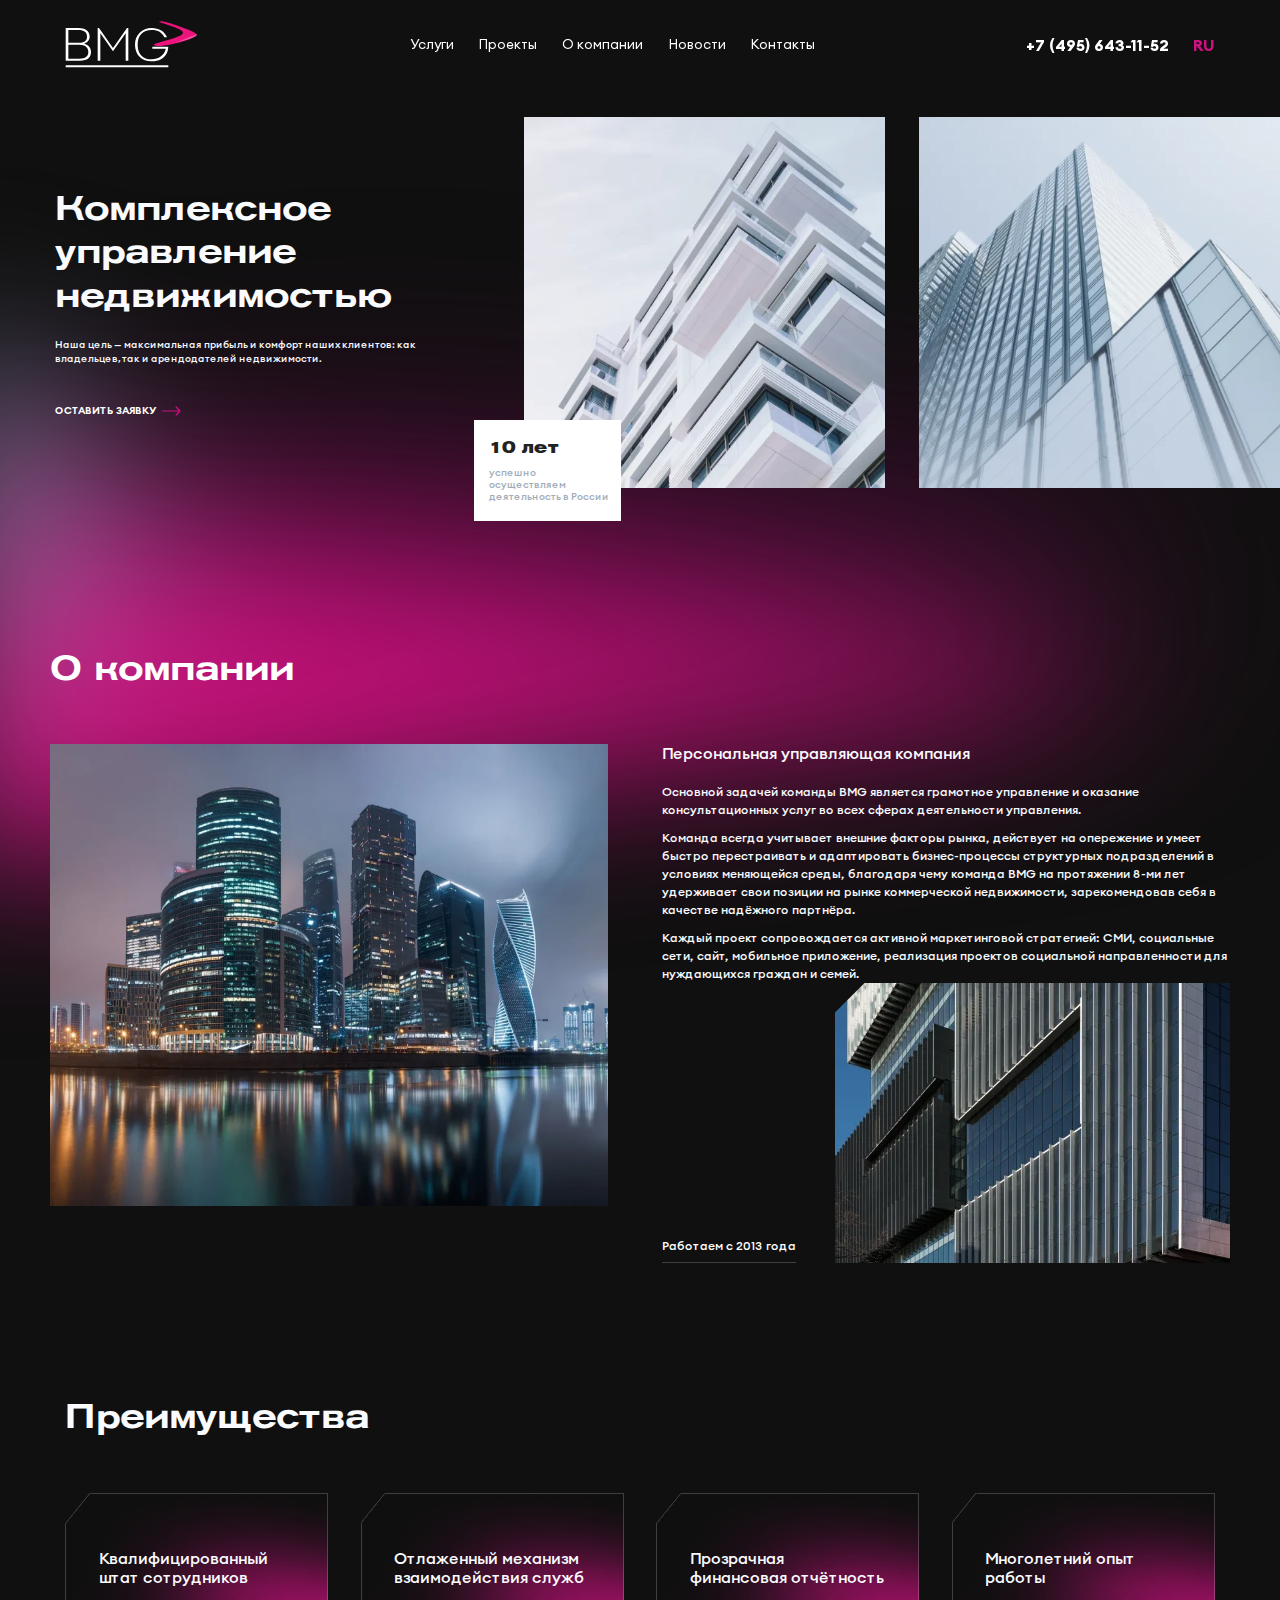
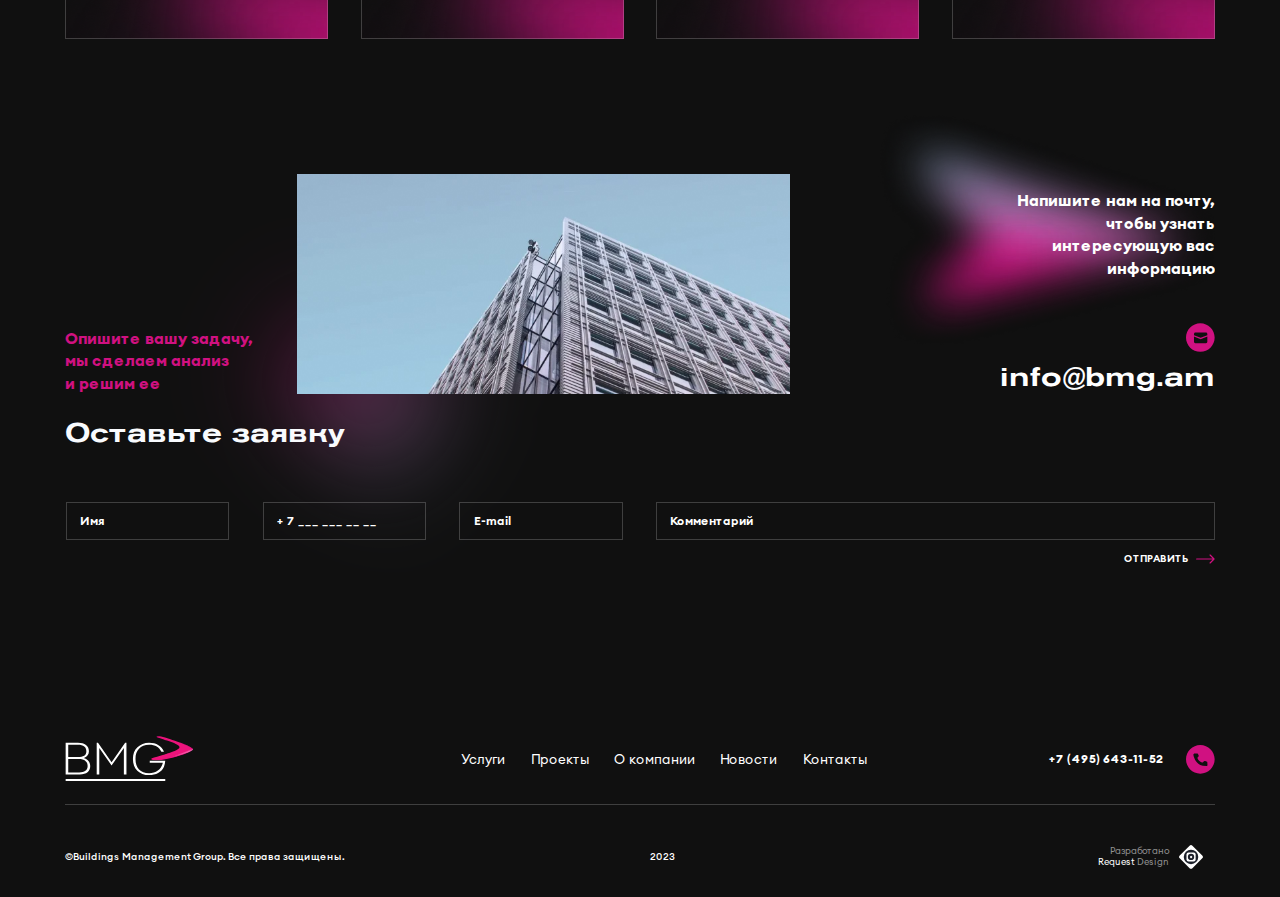
<file: about.html>
<!DOCTYPE html>
<html lang="en">
  <head>
    <meta charset="UTF-8" />
    <meta http-equiv="X-UA-Compatible" content="IE=edge" />
    <meta name="viewport" content="width=device-width, initial-scale=1.0" />
    <link rel="stylesheet" href="./css/_set.css" />
    <link rel="stylesheet" href="./css/style.css" />
    <link rel="stylesheet" href="./css/header.css" />
    <link rel="stylesheet" href="./css/footer.css" />
    <link rel="stylesheet" href="./css/page-about.css" />
    <script src="./js/header.js"></script>

    <title>О нас</title>
  </head>
  <body>
    <header class="header">
      <div class="header_container container">
        <div class="header__mob_menu">
          <div class="burger-menu">
            <div class="btn-burger not-active">
              <span></span>
              <span></span>
              <span></span>
            </div>
          </div>
          <a href="./index.html" class="header__logo">
            <svg
              width="200"
              height="73"
              viewBox="0 0 200 73"
              fill="none"
              xmlns="http://www.w3.org/2000/svg"
            >
              <g clip-path="url(#clip0_630_1408)">
                <path
                  d="M5 58V37H21C30.5725 37 35 41.1087 35 48C35 54.5994 30.0576 58 22 58H5ZM5 15H20C28.6507 15 33 18.3908 33 25C33 31.5134 28.4741 34 20 34H5V15ZM39 48C39 42.2838 35.5898 37.7076 30 36H29L30 35C34.0673 33.2685 37 29.7307 37 25C37 16.729 30.6196 12 20 12H1V61H23C33.2577 61 39 56.3843 39 48Z"
                  fill="white"
                />
                <path d="M53 20L72 47L91 20V61H95V12H93L72 42L51 12H49V61H53V20Z" fill="white" />
                <path
                  d="M130 62C140.529 62 149.14 57.5112 153 49C154.134 46.4463 154.758 43.2234 155 40H152H151H131V43H151C150.907 43.4937 151.121 43.5269 151 44C150.96 44.1728 151 44 151 44C148.545 53.182 140.586 59 130 59C116.553 59 109 50.786 109 37C109 23.5164 116.551 15.216 130 15C139.599 15 145.748 18.7192 149 26H153C149.729 17.1928 141.244 12 130 12C122.827 12 116.539 14.6931 112 19C107.264 23.4916 105 29.596 105 37C105 52.0359 114.859 62 130 62Z"
                  fill="white"
                />
                <path d="M1 71H155V68H1V71Z" fill="white" />
                <mask
                  id="mask0_630_1408"
                  style="mask-type: luminance"
                  maskUnits="userSpaceOnUse"
                  x="132"
                  y="2"
                  width="67"
                  height="38"
                >
                  <path
                    d="M141 3C140.991 3.02045 141.009 2.98278 141 3C140.991 3.01938 141.011 2.97847 141 3C140.961 3.08504 140.942 3.12488 141 3C140.839 3.37141 150.135 5.82959 159 9C167.87 12.1736 176.939 15.4011 177 19C176.934 22.8529 165.021 26.7704 154 30C142.979 33.2275 132.557 36.0128 133 37C133.804 38.7946 138.727 39.5372 145 39C151.274 38.4628 159.054 36.8904 167 35C182.892 31.2192 198.191 25.3114 198 22C197.823 18.9566 183.856 13.698 170 9C159.185 5.33223 148.784 2 144 2C142.658 2 141.232 2.50479 141 3ZM141 3C140.994 3.014 141.008 2.986 141 3C141.078 2.83206 141 2 141 2C141 2 141.043 2.90742 141 3Z"
                    fill="white"
                  />
                </mask>
                <g mask="url(#mask0_630_1408)">
                  <path
                    d="M141 3C140.828 3.36925 150.13 5.82744 159 9C167.869 12.1726 176.937 15.4011 177 19C176.932 22.8519 165.022 26.7715 154 30C142.979 33.2296 132.557 36.0128 133 37C133.805 38.7946 138.727 39.5383 145 39C151.274 38.4628 159.054 36.8904 167 35C182.892 31.2192 198.192 25.3114 198 22C197.824 18.9588 183.856 13.6991 170 9C156.144 4.30091 142.047 0.731735 141 3C141.377 2.18506 140.821 3.38755 141 3Z"
                    fill="#BD1176"
                  />
                  <path
                    d="M141 3.00001C140.822 3.38169 141.37 2.19783 141 3.00001C142.048 0.762768 156.395 3.35302 170 8.00001C183.589 12.6438 196.773 18.9843 197 22C197.241 25.2809 182.383 30.8802 167 35C164.159 35.7612 160.992 36.407 158 37C157.883 37.0237 158.125 36.972 158 37C154.353 37.8119 150.304 38.6043 147 39C146.266 39.0852 145.695 38.9353 145 39C143.178 39.1671 141.49 38.9979 140 39C137.576 39.0011 135.2 38.5251 134 38C133.364 37.7251 133.202 37.4378 133 37C132.594 36.0156 143.159 33.2022 154 30C164.843 26.7989 175.937 23.8179 176 20C176.06 16.4334 167.556 12.3262 159 9.00001C157.625 8.46523 156.414 7.50891 155 7.00001C149.497 5.02045 143.967 3.74827 142 3.00001C141.521 2.81779 140.982 3.06686 141 3.00001Z"
                    fill="#D01181"
                  />
                  <path
                    d="M141 3C140.819 3.37576 141.368 2.20962 141 3C142.065 0.790821 156.436 3.40672 170 8C183.534 12.5879 196.724 19.0112 197 22C197.3 25.249 182.084 29.4791 167 34C164.411 34.7763 161.97 36.4018 159 37C158.884 37.0227 158.132 36.9665 158 37C154.351 37.907 150.472 37.5703 147 38C146.244 38.0939 145.72 38.9287 145 39C143.123 39.1792 141.542 38.987 140 39C137.503 39.0162 135.248 38.5204 134 38C133.329 37.7279 133.211 37.4362 133 37C132.626 36.0185 143.17 34.1756 154 31C164.831 27.8266 175.873 23.7813 176 20C176.119 16.4692 167.362 12.4962 159 9C157.716 8.46336 156.407 7.53556 155 7C149.551 4.92363 144.189 3.8163 142 3C141.512 2.81752 140.994 3.07018 141 3Z"
                    fill="#BF1176"
                  />
                  <path
                    d="M141 3.00001C140.821 3.36873 141.36 2.22148 141 3.00001C142.065 0.820118 155.688 3.45857 169 8.00001C182.267 12.5306 195.676 19.0373 196 22C196.351 25.2169 181.512 29.0152 167 34C164.697 34.7915 161.901 35.4096 159 36C158.886 36.0227 159.138 35.9622 159 36C155.406 36.9948 151.588 37.5318 148 38C147.233 38.1006 145.732 38.9222 145 39C143.097 39.1936 141.571 38.9773 140 39C137.468 39.0325 135.279 38.5125 134 38C133.305 37.7308 133.216 37.4347 133 37C132.662 36.0214 143.35 34.1466 154 31C164.65 27.8534 175.809 23.7445 176 20C176.177 16.5031 167.021 12.6862 159 9.00001C157.826 8.46045 156.378 8.56229 155 8.00001C149.69 5.83093 144.377 3.88667 142 3.00001C141.51 2.81727 141.004 3.07354 141 3.00001Z"
                    fill="#C01176"
                  />
                  <path
                    d="M142 3C141.819 3.3595 142.359 2.23227 142 3C143.084 0.850555 155.729 3.5127 169 8C182.211 12.4743 195.623 18.0633 196 21C196.408 24.1857 181.11 27.4569 167 33C164.935 33.811 162.882 35.4153 160 36C159.888 36.0238 160.145 35.9567 160 36C156.401 37.0601 151.759 37.4911 148 38C147.209 38.1061 146.755 38.9188 146 39C144.04 39.209 141.625 38.9664 140 39C137.394 39.0476 135.329 38.5068 134 38C133.268 37.7325 133.223 37.4353 133 37C132.695 36.0244 143.362 34.1186 154 31C164.641 27.8803 175.744 23.7077 176 20C176.238 16.5371 166.784 13.9004 159 10C157.913 9.45533 157.371 8.59015 156 8C150.747 5.73794 144.602 3.95182 142 3C142.016 3.07471 141.5 2.817 142 3Z"
                    fill="#C01177"
                  />
                  <path
                    d="M141 3C140.819 3.35348 141.352 2.24427 141 3C142.084 0.879166 155.98 3.56424 169 8C181.946 12.4162 194.576 18.092 195 21C195.46 24.1531 181.295 29.3915 167 33C165.372 34.158 162.814 35.4102 160 36C159.891 36.0239 160.152 35.9512 160 36C156.459 37.145 151.871 37.4481 148 38C147.198 38.1139 146.769 38.9133 146 39C144.016 39.2255 142.654 38.9555 141 39C138.362 39.0629 135.357 38.5009 134 38C133.245 37.7365 133.229 37.4337 133 37C132.731 36.0263 143.542 34.0913 154 31C164.461 27.9087 174.682 23.6714 175 20C175.295 16.5726 166.404 14.1289 159 10C158.012 9.44919 157.342 8.61695 156 8C150.887 5.64388 144.787 4.02031 142 3C141.499 2.81676 141.028 3.07807 141 3Z"
                    fill="#C11177"
                  />
                  <path
                    d="M142 3C141.818 3.34526 142.35 2.25629 142 3C143.104 0.908913 156.022 3.61914 169 8C181.887 12.3591 194.523 18.1153 195 21C195.517 24.1203 182.114 29.4247 168 33C166.661 34.2388 163.789 35.4029 161 36C160.891 36.0228 161.16 35.9457 161 36C157.455 37.2106 153.045 37.4061 149 38C148.174 38.1205 147.793 38.9055 147 39C144.959 39.2356 142.708 38.9446 141 39C138.284 39.0782 136.409 38.4962 135 38C134.209 37.7394 133.239 37.431 133 37C132.766 36.0294 143.553 34.0617 154 31C164.449 27.9361 174.616 23.6339 175 20C175.358 16.6071 167.784 13.0096 160 10C159.21 9.28452 158.333 8.646 157 8C151.945 5.55172 145.016 4.09223 142 3C142.039 3.08034 141.49 2.81543 142 3Z"
                    fill="#C21177"
                  />
                  <path
                    d="M142 3.00001C141.818 3.33916 142.342 2.26952 142 3.00001C143.104 0.936806 155.273 3.6725 168 8.00001C180.621 12.3025 193.476 18.1444 194 21C194.567 24.0883 181.703 28.4617 168 32C166.972 33.3219 164.724 34.4097 162 35C161.894 35.0228 161.165 35.9402 161 36C157.505 37.2632 153.156 37.3652 149 38C148.164 38.1272 147.806 37.9011 147 38C144.935 38.2489 142.735 38.937 141 39C138.253 39.0989 136.437 38.4892 135 38C134.184 37.7424 133.241 37.4283 133 37C132.801 36.0315 142.734 34.0339 153 31C163.27 27.9661 173.555 24.5959 174 21C174.415 17.6421 167.541 13.9807 160 11C159.332 10.2543 158.306 8.67506 157 8.00001C152.086 5.46177 145.198 4.15988 142 3.00001C142.05 3.08371 141.489 2.81413 142 3.00001Z"
                    fill="#C31177"
                  />
                  <path
                    d="M142 3C141.816 3.33305 142.34 2.28056 142 3C143.123 0.96685 155.316 3.72799 168 7.99999C180.562 12.2426 193.42 17.1723 194 20C194.626 23.0552 181.517 28.4953 168 32C167.267 33.403 165.7 34.4046 163 35C162.895 35.0239 162.173 34.9336 162 35C158.5 36.3202 154.334 37.3208 150 38C149.14 38.135 147.831 37.8944 147 38C144.876 38.2645 142.792 38.9271 141 39C138.176 39.1154 136.489 38.4832 135 38C134.148 37.7431 133.251 37.4288 133 37C132.834 36.0357 142.746 34.0051 153 31C163.257 27.9949 173.486 24.5591 174 21C174.479 17.676 167.421 13.9528 160 11C159.444 10.224 158.301 9.70528 157 8.99999C152.149 6.37258 146.432 4.2299 143 3C142.48 2.81279 142.063 3.08489 142 3Z"
                    fill="#C31177"
                  />
                  <path
                    d="M142 3.00001C141.817 3.32583 142.334 2.29498 142 3.00001C143.123 0.994961 155.567 3.78178 168 8.00001C180.297 12.1845 192.374 17.1984 193 20C193.674 23.0218 181.108 28.5337 168 32C167.574 33.4875 165.633 34.3985 163 35C162.898 35.0229 163.178 34.9292 163 35C159.552 36.3774 154.441 37.283 150 38C149.129 38.1406 147.842 37.8889 147 38C144.853 38.2768 142.819 38.9172 141 39C138.144 39.1308 136.517 38.4773 135 38C134.124 37.7472 133.256 37.425 133 37C132.871 36.0367 142.926 33.9771 153 31C163.077 28.024 173.428 24.5208 174 21C174.536 17.7124 167.178 13.9248 160 11C159.566 10.1936 159.273 9.73338 158 9.00001C153.291 6.28666 146.612 4.29458 143 3.00001C142.477 2.81258 142.074 3.08828 142 3.00001Z"
                    fill="#C41177"
                  />
                  <path
                    d="M142 3C141.819 3.31856 142.326 2.30615 142 3C143.121 1.021 154.817 3.83582 167 8C179.032 12.1249 191.33 17.2268 192 20C192.722 22.987 180.704 27.5657 168 31C167.877 32.5688 165.569 34.4065 163 35C162.901 35.0229 163.184 34.9225 163 35C159.601 36.4259 154.546 37.2363 150 38C149.12 38.1484 148.853 37.8833 148 38C145.831 38.2956 142.844 38.9062 141 39C138.115 39.1473 136.544 38.4702 135 38C134.102 37.7491 133.26 37.4244 133 37C132.907 36.04 143.108 33.9478 153 31C162.898 28.0522 172.368 24.4791 173 21C173.59 17.7446 166.938 13.8954 160 11C159.686 10.16 159.246 9.76258 158 9C153.431 6.2006 146.788 4.3637 143 3C142.478 2.81236 142.085 3.09164 142 3Z"
                    fill="#C51177"
                  />
                  <path
                    d="M142 4C141.817 4.30395 142.324 3.33683 142 4C143.142 2.10403 154.863 5.00401 167 9C178.973 12.9588 191.273 17.3261 192 20C192.782 22.8737 180.512 27.6948 168 31C168.179 32.608 166.545 34.4155 164 35C163.902 35.0234 164.192 34.9192 164 35C160.595 36.4358 155.729 37.2157 151 38C150.094 38.1498 148.88 37.8799 148 38C145.771 38.2965 143.901 38.898 142 39C139.036 39.1583 136.597 39.4538 135 39C134.063 38.7598 133.27 38.4113 133 38C132.941 37.069 143.12 33.8397 153 31C162.885 28.1603 172.298 25.3488 173 22C173.656 18.867 166.815 15.7908 160 13C159.801 12.1551 159.24 10.7716 158 10C153.495 7.19537 147.025 5.39647 143 4C142.468 3.81614 142.097 4.09139 142 4Z"
                    fill="#C61177"
                  />
                  <path
                    d="M142 4C141.819 4.29684 142.317 3.34995 142 4C143.143 2.13177 155.113 5.05714 167 9.00001C178.708 12.9014 190.227 17.3541 191 20C191.827 22.8396 180.108 27.7317 168 31C168.477 32.6895 167.477 34.4117 165 35C164.904 35.0234 164.197 34.9128 164 35C160.644 36.4778 155.83 37.1755 151 38C150.084 38.1553 148.89 37.8755 148 38C145.748 38.3096 143.927 38.8872 142 39C139.007 39.1745 136.623 39.4468 135 39C134.043 38.7649 133.273 38.4107 133 38C132.977 37.0712 142.301 34.8087 152 32C161.705 29.1881 172.24 25.3098 173 22C173.71 18.903 166.576 15.763 160 13C159.919 12.1244 159.214 10.8022 158 10C153.637 7.1168 147.197 5.46182 143 4C142.466 3.81382 142.108 4.09363 142 4Z"
                    fill="#C61177"
                  />
                  <path
                    d="M142 3C141.817 3.28865 142.315 2.36092 142 3C143.165 1.15839 155.157 3.11121 167 7.00001C178.647 10.8409 190.17 16.3798 191 19C191.889 21.8056 179.915 25.7652 168 29C168.785 30.7692 167.454 32.4035 165 33C164.905 33.0224 165.207 33.9063 165 34C161.636 35.521 156.016 36.1309 151 37C150.06 37.163 149.918 36.869 149 37C146.69 37.3302 143.985 37.8764 142 38C138.926 38.1885 136.678 38.441 135 38C134.002 37.7657 133.282 37.409 133 37C133.011 36.0755 142.314 33.7821 152 31C161.693 28.2158 172.17 24.2721 173 21C173.778 17.9356 167.451 14.7331 161 12C161.037 11.0925 160.208 9.83187 159 9.00001C154.702 6.04001 147.442 4.52847 143 3C142.456 2.81254 142.121 3.09587 142 3Z"
                    fill="#C71177"
                  />
                  <path
                    d="M142 3C141.819 3.28362 142.308 2.37412 142 3C143.166 1.18634 154.407 3.16582 166 7C177.382 10.7841 189.126 16.4059 190 19C190.934 21.7722 179.513 25.8002 168 29C169.08 30.8499 168.391 32.4093 166 33C165.908 33.0224 165.212 32.8998 165 33C161.689 34.5684 157.115 36.0884 152 37C151.05 37.1695 149.927 36.8625 149 37C146.668 37.3359 144.011 37.8667 142 38C138.899 38.2047 136.704 38.434 135 38C133.981 37.7686 133.288 37.4062 133 37C133.045 36.0777 142.494 33.7519 152 31C161.513 28.2449 171.114 24.2339 172 21C172.831 17.9719 166.212 14.7072 160 12C160.152 11.0649 160.182 10.8626 159 10C154.842 6.9623 147.611 4.59509 143 3C142.456 2.81128 142.131 3.09916 142 3Z"
                    fill="#C81177"
                  />
                  <path
                    d="M142 3.00001C141.818 3.27539 142.305 2.38733 142 3.00001C143.188 1.21214 154.452 3.2204 166 7.00001C177.318 10.7262 189.066 15.4329 190 18C190.996 20.74 180.314 25.8363 169 29C170.392 30.932 169.366 32.4055 167 33C166.909 33.0235 166.221 32.8943 166 33C162.674 34.6011 157.305 36.0436 152 37C151.024 37.1761 149.953 36.857 149 37C146.605 37.3501 145.07 37.8559 143 38C139.816 38.2199 136.759 38.428 135 38C133.942 37.7705 133.296 37.4056 133 37C133.081 36.0799 142.507 33.724 152 31C161.499 28.2739 171.042 25.1958 172 22C172.899 19.0071 167.085 15.6791 161 13C161.271 12.034 161.176 10.8945 160 10C155.91 6.88858 147.864 4.65445 143 3.00001C142.446 2.81215 142.144 3.10141 142 3.00001Z"
                    fill="#C81177"
                  />
                  <path
                    d="M142 3C141.818 3.26925 142.298 2.39847 142 3C143.187 1.23708 154.704 3.27436 166 7C177.056 10.6669 188.024 15.4614 189 18C190.041 20.7053 178.917 24.8716 168 28C169.684 30.0129 169.3 32.3963 167 33C166.912 33.0224 167.226 32.8878 167 33C163.724 34.6422 157.401 36.0032 152 37C151.016 37.1816 149.964 36.8536 149 37C146.586 37.3697 145.093 37.8451 143 38C139.791 38.2361 136.783 38.422 135 38C133.92 37.7746 133.3 37.4039 133 37C133.115 36.0844 142.689 33.6946 152 31C161.319 28.3033 169.986 25.1551 171 22C171.951 19.0415 166.849 15.6487 161 13C161.386 12.0032 161.151 10.9274 160 10C156.048 6.81819 148.028 4.7234 143 3C142.446 2.80982 142.154 3.10364 142 3Z"
                    fill="#C91178"
                  />
                  <path
                    d="M142 3C141.817 3.26096 142.296 2.41068 142 3C143.212 1.26414 154.751 3.32935 166 7C176.991 10.6086 187.961 15.4855 189 18C190.103 20.6706 179.713 24.9101 169 28C171.004 30.0952 170.278 31.4043 168 32C167.914 32.0225 168.234 32.8813 168 33C164.709 34.6727 158.594 35.9583 153 37C151.989 37.1872 150.99 36.846 150 37C147.522 37.3775 145.154 37.8353 143 38C139.707 38.2524 136.84 38.4171 135 38C133.88 37.7775 133.31 37.4021 133 37C133.152 36.0866 142.703 33.6653 152 31C161.305 28.3326 169.913 25.1156 171 22C172.022 19.0759 166.717 15.6214 161 13C161.508 11.9732 161.145 10.9604 160 10C156.116 6.74647 148.282 4.78933 143 3C142.436 2.80855 142.168 3.10695 142 3Z"
                    fill="#CA1178"
                  />
                  <path
                    d="M142 3C141.82 3.25373 142.288 2.42403 142 3C143.213 1.28813 154 3.38354 165 7C175.728 10.549 186.918 15.5141 188 18C189.146 20.6358 179.316 24.9435 169 28C171.289 30.1754 170.213 31.3994 168 32C167.916 32.0236 168.239 32.8747 168 33C164.755 34.7055 158.688 34.9166 153 36C151.98 36.1938 151 36.8416 150 37C147.504 37.3961 145.176 37.8244 143 38C139.683 38.2677 136.863 38.41 135 38C133.86 37.7805 133.313 37.4004 133 37C133.186 36.0911 141.884 33.6358 151 31C160.126 28.361 169.858 25.078 171 22C172.072 19.1094 166.483 15.593 161 13C161.621 11.9444 162.12 10.9924 161 10C157.253 6.67903 148.442 4.85962 143 3C142.436 2.8073 142.177 3.11028 142 3Z"
                    fill="#CB1178"
                  />
                  <path
                    d="M142 3C141.818 3.24648 142.287 2.43525 142 3C143.239 1.31539 154.05 3.44003 165 7C175.663 10.4903 186.857 14.5417 188 17C189.21 19.6019 179.108 23.9812 169 27C171.618 29.2579 171.189 31.3935 169 32C168.918 32.0236 169.248 31.8671 169 32C165.744 33.7425 159.885 34.8716 154 36C152.954 36.2004 152.028 36.8328 151 37C148.44 37.4051 145.238 37.8157 143 38C139.596 38.2829 136.921 38.404 135 38C133.818 37.7825 133.324 37.3997 133 37C133.222 36.0934 141.897 33.6073 151 31C160.11 28.3906 169.784 25.0359 171 22C172.145 19.1441 166.348 16.5634 161 14C161.746 12.9112 162.113 11.0256 161 10C157.321 6.61042 148.706 4.92252 143 3C142.426 2.80711 142.191 3.11145 142 3Z"
                    fill="#CC1178"
                  />
                  <path
                    d="M142 2.00001C142.279 1.44761 141.821 3.23921 142 3.00001C143.241 1.33958 154.298 3.49573 165 7.00001C175.4 10.4314 185.814 14.5673 187 17C188.252 19.5668 178.716 24.016 169 27C171.898 29.3373 172.132 31.4111 170 32C169.921 32.0215 169.251 31.8616 169 32C165.791 33.7795 159.975 34.8276 154 36C152.946 36.206 152.036 36.8262 151 37C148.421 37.4183 145.26 37.8048 143 38C139.574 38.2982 136.944 38.398 135 38C133.799 37.7866 133.328 37.398 133 37C133.256 36.0969 142.079 33.5775 151 31C159.93 28.4203 168.725 24.9948 170 22C171.19 19.179 166.115 16.5357 161 14C161.856 12.8823 162.087 12.0598 161 11C157.456 7.54722 148.862 4.98652 143 3.00001C142.425 2.80587 142.201 2.11371 142 2.00001Z"
                    fill="#CC1278"
                  />
                  <path
                    d="M142 2C141.823 2.23191 142.273 1.46103 142 2C143.244 0.364834 153.547 3.55036 164 7C174.14 10.3723 184.773 14.595 186 17C187.293 19.5317 178.325 24.0539 169 27C172.171 29.4222 172.068 31.4041 170 32C169.922 32.0215 169.257 31.8551 169 32C165.833 33.8016 160.062 34.7846 154 36C152.938 36.2126 152.046 36.8218 151 37C148.405 37.4327 146.279 37.7928 144 38C140.551 38.3135 136.965 38.3919 135 38C133.78 37.7896 133.331 37.3962 133 37C133.289 36.0992 142.259 33.5478 151 31C159.751 28.449 168.676 25.9558 170 23C171.243 20.2117 165.886 16.507 161 14C161.966 12.8523 162.061 12.0941 161 11C157.589 7.48487 149.016 5.05175 143 3C142.425 2.8046 142.211 2.11703 142 2Z"
                    fill="#CD1278"
                  />
                  <path
                    d="M142 2.00001C141.822 2.22567 142.27 1.47238 142 2.00001C143.269 0.390251 153.598 3.60641 164 7.00001C174.071 10.3119 184.708 14.6219 186 17C187.357 19.4974 178.112 23.09 169 26C172.506 28.5038 173.042 30.3993 171 31C170.924 31.0226 170.266 31.8463 170 32C166.821 33.8376 161.263 34.7406 155 36C153.911 36.2192 152.075 36.8173 151 37C148.339 37.4513 146.343 37.7829 144 38C140.464 38.3288 137.026 38.3869 135 38C133.738 37.7926 133.34 37.3944 133 37C133.326 36.1027 142.275 33.5189 151 31C159.736 28.479 168.602 25.9154 170 23C171.318 20.2479 166.749 17.4759 162 15C163.094 13.8212 163.055 12.1294 162 11C158.656 7.42158 149.282 5.11698 143 3.00001C142.414 2.80228 142.224 2.11929 142 2.00001Z"
                    fill="#CE1178"
                  />
                  <path
                    d="M142 2C141.824 2.21834 142.263 1.48481 142 2C143.271 0.414635 153.844 3.66148 164 7C173.81 10.2514 183.668 14.6499 185 17C186.396 19.4619 177.725 23.1261 169 26C172.776 28.5856 172.978 30.3923 171 31C170.926 31.0237 171.271 30.8376 171 31C167.867 32.8682 161.347 34.6986 155 36C153.904 36.2248 153.082 36.8118 152 37C149.324 37.4646 146.363 37.7709 144 38C140.443 38.3442 137.046 38.3807 135 38C133.72 37.7967 133.344 37.3915 133 37C133.358 36.1051 141.456 33.4867 150 31C158.555 28.5079 167.555 25.8739 169 23C170.368 20.2832 165.52 17.448 161 15C162.201 13.79 163.028 12.1648 162 11C158.787 7.3614 149.431 5.18337 143 3C142.416 2.80102 142.234 2.12154 142 2Z"
                    fill="#CE1278"
                  />
                  <path
                    d="M142 2C141.824 2.211 142.261 1.49834 142 2C143.301 0.439041 153.898 3.71767 164 7.00001C173.74 10.1919 183.601 13.679 185 16C186.461 18.4276 178.506 22.1634 170 25C174.118 27.6666 173.955 30.3832 172 31C171.928 31.0226 172.278 30.8321 172 31C168.847 32.8915 161.553 34.6533 155 36C153.875 36.2304 153.112 36.8041 152 37C149.257 37.4726 146.428 37.7599 144 38C140.355 38.3596 137.107 38.3736 135 38C133.677 37.7976 133.355 37.3908 133 37C133.398 36.1086 141.472 33.4577 150 31C158.54 28.538 167.48 25.8356 169 23C170.445 20.3195 166.379 17.42 162 15C163.331 13.7609 164.022 12.2025 163 11C159.855 7.30536 149.706 5.24456 143 3C142.405 2.79977 142.248 2.12381 142 2Z"
                    fill="#CF1278"
                  />
                  <path
                    d="M143 2C142.827 2.20471 143.253 1.51086 143 2C144.304 0.463623 154.144 3.77425 164 7.00001C173.48 10.132 183.563 13.7051 185 16C186.499 18.3929 178.122 22.2009 170 25C174.382 27.7506 174.896 30.3923 173 31C172.931 31.0216 173.283 30.8255 173 31C169.891 32.921 163.633 34.608 157 36C155.869 36.2381 154.12 36.7985 153 37C150.243 37.4859 147.445 37.75 145 38C141.335 38.376 138.125 38.3674 136 38C134.66 37.8007 134.358 37.3879 134 37C134.429 36.1122 142.652 33.4285 151 31C159.359 28.5694 167.432 25.7959 169 23C170.495 20.3561 167.153 17.3897 163 15C164.436 13.7297 164.995 13.2379 164 12C160.982 8.2474 150.848 5.31319 144 3C143.404 2.79853 143.256 2.12606 143 2Z"
                    fill="#D01278"
                  />
                  <path
                    d="M143 2.00001C142.864 2.22493 143.251 1.52206 143 2.00001C144.58 0.744579 154.199 3.82413 164 7.00001C173.407 10.0818 183.494 13.727 185 16C186.565 18.3649 178.899 22.2285 171 25C175.732 27.8407 175.871 29.3836 174 30C173.931 30.0227 174.291 30.8183 174 31C170.872 32.9518 163.842 34.5575 157 36C155.841 36.2455 155.15 35.7924 154 36C151.173 36.5028 148.511 37.7383 146 38C142.244 38.3914 139.188 38.3623 137 38C135.615 37.8032 134.368 37.3871 134 37C134.468 36.1122 142.669 34.4038 151 32C159.341 29.5919 167.349 26.7574 169 24C170.568 21.3799 167.008 18.367 163 16C164.569 14.6959 165.988 13.2792 165 12C162.049 8.17965 152.126 5.38651 145 3.00001C144.395 2.79672 143.271 2.12977 143 2.00001Z"
                    fill="#D11278"
                  />
                  <path
                    d="M143 2C142.866 2.21865 143.245 1.53349 143 2C144.586 0.782303 154.446 2.87836 164 6C173.149 9.0199 182.456 13.754 184 16C185.602 18.3282 178.519 21.2669 171 24C175.99 26.9236 176.814 29.3874 175 30C174.935 30.0217 174.295 30.8095 174 31C170.918 32.9851 163.918 34.5128 157 36C155.834 36.2511 155.156 35.7857 154 36C151.161 36.5152 148.529 37.7272 146 38C142.227 38.407 139.205 38.355 137 38C135.598 37.8063 134.372 37.3853 134 37C134.499 36.1157 142.852 34.3748 151 32C159.162 29.622 167.302 26.719 169 24C170.614 21.4152 166.784 18.338 163 16C164.671 14.6654 165.96 13.3162 165 12C162.172 8.12393 152.265 5.45272 145 3C144.395 2.79651 143.28 2.13206 143 2Z"
                    fill="#D21279"
                  />
                  <path
                    d="M143 2.00001C142.867 2.21344 143.242 1.54715 143 2.00001C144.623 0.82127 154.502 2.93399 164 6.00001C173.073 8.95985 182.386 12.7834 184 15C185.67 17.2936 178.288 21.3034 171 24C176.346 27.0064 177.789 29.3803 176 30C175.936 30.0217 175.303 29.8039 175 30C171.895 32.0054 165.132 34.4648 158 36C156.806 36.2579 155.187 35.7801 154 36C151.09 36.5363 148.595 37.7162 146 38C142.134 38.4236 139.269 38.3499 137 38C135.554 37.8115 134.382 37.3835 134 37C134.539 36.1181 142.869 34.3445 151 32C159.144 29.6512 167.222 26.676 169 24C170.694 21.4508 166.637 18.3076 163 16C164.808 14.6349 165.951 13.3543 165 12C162.239 8.07052 152.55 5.51891 145 3.00001C144.384 2.79525 143.294 2.13543 143 2.00001Z"
                    fill="#D21279"
                  />
                  <path
                    d="M143 2.00001C142.869 2.20713 143.236 1.55974 143 2.00001C144.627 0.860306 153.749 2.99189 163 6.00001C171.815 8.89969 181.348 12.8106 183 15C184.705 17.2588 177.912 21.3411 171 24C176.599 27.0905 177.727 29.3765 176 30C175.938 30.0228 175.307 29.794 175 30C171.943 32.0398 165.203 34.42 158 36C156.799 36.2646 156.193 35.7734 155 36C152.078 36.5444 148.611 37.704 146 38C142.119 38.4392 139.286 38.3416 137 38C135.538 37.8113 134.385 37.3839 134 37C134.57 36.1206 142.05 34.313 150 32C157.963 29.6805 166.178 26.6362 168 24C169.739 21.4864 166.416 19.2783 163 17C164.908 15.6033 165.923 13.3913 165 12C162.36 8.01593 152.684 5.57762 145 3.00001C144.384 2.79397 143.303 2.13773 143 2.00001Z"
                    fill="#D31279"
                  />
                  <path
                    d="M143 2.00001C143.233 1.57235 143.871 2.20082 144 2.00001C145.667 0.897202 153.807 3.0476 163 6.00001C171.737 8.83845 181.277 12.8389 183 15C184.773 17.223 177.675 20.3776 171 23C176.964 26.1728 178.708 29.3813 177 30C176.939 30.0228 177.316 29.7884 177 30C173.922 32.0634 166.422 34.374 159 36C157.769 36.2692 156.225 35.7688 155 36C152.009 36.5644 148.68 37.6939 146 38C142.023 38.4537 139.35 38.3354 137 38C135.492 37.8166 134.395 37.3821 134 37C134.61 36.1251 142.069 34.2849 150 32C157.945 29.7119 166.097 26.5931 168 24C169.821 21.5209 167.262 19.2491 164 17C166.047 15.5727 166.912 13.4295 166 12C163.425 7.96216 152.976 5.64307 145 3.00001C144.372 2.79269 143.319 2.14003 143 2.00001Z"
                    fill="#D41279"
                  />
                  <path
                    d="M143 2C142.874 2.19448 143.225 1.58607 143 2C144.67 0.935299 154.053 3.10358 163 6C171.479 8.77801 180.241 12.8673 182 15C183.807 17.1892 177.303 20.4154 171 23C177.208 26.2571 178.649 28.371 177 29C176.942 29.0217 177.321 29.7805 177 30C173.965 32.0892 166.489 33.3291 159 35C157.765 35.276 156.23 35.7621 155 36C151.997 36.5715 149.694 37.6828 147 38C143.01 38.4683 139.366 38.3292 137 38C135.477 37.8175 134.399 37.3803 134 37C134.639 36.1276 142.252 34.2554 150 32C157.764 29.7424 166.053 26.5531 168 24C169.864 21.5555 167.044 19.2196 164 17C166.145 15.5409 166.884 14.4699 166 13C163.542 8.91176 153.104 5.70848 145 3C144.375 2.79141 143.327 2.14341 143 2Z"
                    fill="#D51279"
                  />
                  <path
                    d="M144 2C143.873 2.18921 144.223 1.59875 144 2C145.709 0.974579 154.113 3.16296 163 6C171.398 8.71744 180.167 11.897 182 14C183.877 16.1552 178.061 19.4533 172 22C178.581 25.3405 179.485 28.0844 178 29C177.94 29.012 178.329 29.7727 178 30C174.945 32.1161 167.711 33.2819 160 35C158.734 35.2827 157.262 35.7553 156 36C152.925 36.585 149.765 37.6716 147 38C142.914 38.4839 139.432 38.323 137 38C135.432 37.8217 134.41 37.3784 134 37C134.682 36.1323 142.271 34.2238 150 32C157.744 29.7719 165.97 27.5108 168 25C169.948 22.5903 166.888 19.19 164 17C166.287 15.5103 167.874 14.5093 167 13C164.607 8.86133 153.397 5.77942 145 3C144.363 2.78905 144.341 2.1468 144 2Z"
                    fill="#D51279"
                  />
                  <path
                    d="M143 2C143.217 1.61253 143.877 2.18394 144 2C145.713 1.01392 153.367 3.20175 162 6C170.148 8.64043 179.133 11.9255 181 14C182.908 16.1202 176.691 19.4902 171 22C177.818 25.4252 179.421 28.0749 178 29C177.943 29.012 178.332 28.7638 178 29C174.987 31.143 167.773 33.2357 160 35C158.731 35.2884 157.266 35.7497 156 36C152.916 36.5997 149.777 37.655 147 38C142.902 38.492 139.444 38.3167 137 38C135.416 37.8237 134.412 37.3766 134 37C134.71 36.1347 142.454 34.1931 150 32C157.563 29.8015 164.93 27.4685 167 25C168.99 22.6262 166.672 20.1594 164 18C166.381 16.4795 167.842 14.5477 167 13C164.719 8.8097 153.522 5.83961 145 3C144.364 2.78777 143.351 2.14911 143 2Z"
                    fill="#D61279"
                  />
                  <path
                    d="M144 2.00001C143.876 2.17649 144.214 1.62307 144 2.00001C145.751 1.05222 153.423 3.2754 162 6.00001C170.058 8.59497 179.057 11.9541 181 14C182.979 16.0851 177.442 19.5271 172 22C179.198 25.5079 180.386 28.0631 179 29C178.944 29.0109 179.341 28.756 179 29C175.967 31.1679 168 33.1872 160 35C158.699 35.2952 157.299 35.7429 156 36C152.843 36.6133 149.848 36.6438 147 37C142.804 37.5066 139.512 38.3105 137 38C135.369 37.8268 134.422 37.3748 134 37C134.753 36.1372 142.474 34.1625 150 32C157.54 29.8332 164.845 27.4283 167 25C169.075 22.6643 166.512 20.1298 164 18C166.526 16.4487 168.83 14.5884 168 13C165.783 8.75677 153.823 5.91199 145 3.00001C144.353 2.78539 144.366 2.15144 144 2.00001Z"
                    fill="#D71279"
                  />
                  <path
                    d="M144 2C143.881 2.17008 144.206 1.63586 144 2C145.755 1.09075 153.673 3.31693 162 6C169.808 8.51627 178.023 11.982 180 14C182.009 16.0497 177.078 18.5666 172 21C179.427 24.5923 181.321 27.0515 180 28C179.946 28.0098 179.343 28.7493 179 29C176.009 31.1947 168.058 33.1433 160 35C158.695 35.3009 157.304 35.7373 156 36C152.836 36.6269 149.859 36.638 147 37C142.796 37.531 139.526 38.3042 137 38C135.357 37.8299 134.425 37.3718 134 37C134.781 36.1409 141.658 34.1325 149 32C156.359 29.8631 163.806 27.3865 166 25C168.115 22.6985 166.299 20.1009 164 18C166.618 16.417 168.799 14.6288 168 13C165.893 8.70666 153.938 5.97526 145 3C144.355 2.78414 144.374 2.15373 144 2Z"
                    fill="#D81279"
                  />
                  <path
                    d="M144 2C143.88 2.16369 144.204 1.65081 144 2C145.791 1.12921 153.755 3.37343 162 6C169.71 8.45526 176.951 11.0118 179 13C181.077 15.0155 176.815 18.6026 172 21C179.803 24.6763 182.284 27.0397 181 28C180.948 28.0098 180.351 28.7403 180 29C176.992 31.2196 169.277 33.0991 161 35C159.666 35.3066 158.334 35.7316 157 36C153.766 36.6416 150.926 36.6224 148 37C143.702 37.5402 139.588 38.2979 137 38C135.31 37.8341 134.436 37.3699 134 37C134.824 36.1434 141.692 34.1006 149 32C156.324 29.8939 163.723 27.345 166 25C168.199 22.7346 167.132 21.0701 165 19C167.761 17.3861 168.784 15.6707 168 14C165.961 9.65802 154.234 6.03033 145 3C144.344 2.78503 144.389 2.15605 144 2Z"
                    fill="#D81279"
                  />
                  <path
                    d="M144 3.00001C143.884 3.1529 144.197 2.67192 144 3.00001C145.79 2.19095 153.01 4.50275 161 7.00001C168.443 9.32632 175.921 12.0963 178 14C180.102 15.925 176.447 18.7066 172 21C180.01 24.6567 182.219 27.0572 181 28C180.951 28.0106 180.352 28.7399 180 29C177.04 31.184 169.313 33.1026 161 35C159.666 35.3047 158.335 35.7335 157 36C153.766 36.6381 150.931 36.6273 148 37C143.704 37.5479 139.595 38.2846 137 38C135.302 37.8418 134.437 37.3599 134 37C134.848 36.1718 141.887 34.0131 149 32C156.131 29.9827 163.692 28.2382 166 26C168.235 23.8319 165.918 20.9834 164 19C166.846 17.3989 168.751 15.6617 168 14C166.07 9.72961 154.326 7.0154 145 4.00001C144.347 3.78872 144.396 3.15503 144 3.00001Z"
                    fill="#D91279"
                  />
                  <path
                    d="M144 3C143.884 3.14665 144.193 2.68438 144 3C145.827 2.22956 153.098 4.55902 161 7C168.338 9.2667 175.848 12.1244 178 14C180.171 15.8916 176.178 18.7439 172 21C180.387 24.7385 183.18 27.0446 182 28C181.951 28.0074 181.362 27.7311 181 28C178.026 30.2083 170.528 33.0564 162 35C160.637 35.3103 159.365 35.728 158 36C154.698 36.6514 150.997 36.61 148 37C143.611 37.5547 139.659 38.2784 137 38C135.258 37.8448 134.447 37.3571 134 37C134.891 36.1743 141.927 33.983 149 32C156.09 30.0117 163.609 28.1987 166 26C168.318 23.8672 166.747 21.9532 165 20C167.99 18.3688 169.735 16.7014 169 15C167.136 10.6802 154.615 7.08496 145 4C144.335 3.78746 144.411 3.15728 144 3Z"
                    fill="#DA1279"
                  />
                  <path
                    d="M144 3C143.887 3.14146 144.186 2.69902 144 3C145.824 2.26828 153.348 3.61446 161 6C168.076 8.20687 174.821 11.1547 177 13C179.194 14.8591 175.821 17.7814 172 20C180.587 23.8213 183.117 27.0364 182 28C181.955 28.0096 181.362 27.7245 181 28C178.071 30.2324 170.565 33.0133 162 35C160.637 35.3159 159.366 35.7214 158 36C154.697 36.6647 151.002 36.599 148 37C143.612 37.569 139.666 38.2723 137 38C135.247 37.849 134.449 37.3563 134 37C134.915 36.1779 142.117 34.9516 149 33C155.902 31.0409 162.578 28.1569 165 26C167.353 23.9037 165.539 21.925 164 20C167.07 18.3398 169.701 16.74 169 15C167.24 10.632 154.707 7.14279 145 4C144.339 3.78623 144.418 3.15953 144 3Z"
                    fill="#DB127A"
                  />
                  <path
                    d="M144 3.00001C143.888 3.13625 144.182 2.71049 144 3.00001C145.862 2.30602 153.439 3.67005 161 6.00001C167.965 8.14582 174.747 11.1831 177 13C179.262 14.8254 175.544 17.818 172 20C180.965 23.9031 184.076 27.024 183 28C182.957 28.0085 182.372 27.7148 182 28C179.058 30.2586 170.778 32.9638 162 35C160.608 35.3236 159.396 35.7148 158 36C154.629 36.677 151.068 36.5892 148 37C143.522 37.5844 139.728 38.2661 137 38C135.204 37.8499 134.46 37.3534 134 37C134.96 36.1804 142.161 34.9212 149 33C155.857 31.0713 162.496 28.1171 165 26C167.437 23.9404 166.364 21.8957 165 20C168.215 18.3087 169.682 16.7797 169 15C167.306 10.5838 154.995 7.21235 145 4.00001C144.329 3.78394 144.432 3.16286 144 3.00001Z"
                    fill="#DC127A"
                  />
                  <path
                    d="M144 3C143.89 3.12889 144.176 2.72197 144 3C145.858 2.3438 152.685 3.72675 160 6C166.714 8.08576 173.72 11.2136 176 13C178.285 14.7907 175.197 17.8535 172 20C181.16 23.984 184.015 26.0146 183 27C182.958 27.0085 182.373 27.7071 182 28C179.102 30.2828 170.814 32.9206 162 35C160.607 35.3292 159.397 35.7092 158 36C154.63 36.6924 151.072 36.5792 148 37C143.522 37.6008 139.734 38.2578 137 38C135.195 37.853 134.461 37.3537 134 37C134.983 36.1851 141.347 34.8919 148 33C154.674 31.1007 161.467 29.0772 164 27C166.472 24.975 166.163 22.8652 165 21C168.294 19.2775 169.648 16.8184 169 15C167.406 10.5334 155.085 7.26712 145 4C144.331 3.78375 144.44 3.16511 144 3Z"
                    fill="#DC137A"
                  />
                  <path
                    d="M144 3C143.892 3.12367 144.172 2.73561 144 3C145.894 2.38379 152.781 3.78357 160 6C166.598 8.02453 173.648 11.2441 176 13C178.355 14.758 174.914 16.8923 172 19C181.54 23.0683 184.973 26.0021 184 27C183.96 27.0075 183.381 27.6983 183 28C180.089 30.3081 172.029 32.8731 163 35C161.579 35.3348 160.427 35.7036 159 36C155.563 36.7058 152.138 36.5672 149 37C144.432 37.6162 139.796 38.2527 137 38C135.15 37.8561 134.471 37.3497 134 37C135.026 36.1876 141.395 34.8614 148 33C154.627 31.1322 161.384 29.0363 164 27C166.555 25.0096 165.984 22.8358 165 21C168.438 19.2484 170.628 16.8582 170 15C168.472 10.484 155.377 7.33371 145 4C144.322 3.78252 144.454 3.16631 144 3Z"
                    fill="#DD137A"
                  />
                  <path
                    d="M144 3C143.893 3.11736 144.169 2.7482 144 3C145.932 2.42173 152.88 3.84057 160 6C166.478 7.96418 172.573 10.2737 175 12C177.423 13.7252 175.628 16.9313 173 19C182.923 23.1513 185.93 25.9928 185 27C184.961 27.0075 184.39 26.6895 184 27C181.072 29.3323 173.242 32.8288 164 35C162.55 35.3403 160.456 34.6981 159 35C155.495 35.7202 152.205 36.5551 149 37C144.342 37.6316 139.858 38.2465 137 38C135.105 37.8592 134.481 37.3489 134 37C135.069 36.1913 141.445 34.8319 148 33C154.574 31.1628 161.304 28.9951 164 27C166.64 25.0465 165.802 22.8063 165 21C168.586 19.2172 171.607 17.898 171 16C169.539 11.4336 156.67 7.39384 146 4C145.31 3.78021 144.47 3.16964 144 3Z"
                    fill="#DE137A"
                  />
                  <path
                    d="M144 3.00001C143.895 3.10999 144.163 2.76083 144 3.00001C145.929 2.45973 152.119 3.89762 159 6.00001C165.231 7.90487 171.548 10.3034 174 12C176.446 13.6913 174.289 15.967 172 18C182.111 22.2325 185.871 25.9803 185 27C184.964 27.0075 184.39 26.6829 184 27C181.114 29.3565 173.274 31.7834 164 34C162.55 34.346 160.458 34.6914 159 35C155.496 35.7314 152.207 36.5441 149 37C144.343 37.6471 139.864 38.2392 137 38C135.098 37.8623 134.483 37.346 134 37C135.093 36.1949 141.624 34.8013 148 33C154.395 31.1934 160.273 28.955 163 27C165.673 25.0834 165.607 22.7767 165 21C168.662 19.1859 171.573 17.938 171 16C169.634 11.3841 156.752 7.45844 146 4.00001C145.314 3.77898 144.476 3.17298 144 3.00001Z"
                    fill="#DF137A"
                  />
                  <path
                    d="M144 3C143.896 3.10364 144.159 2.77347 144 3C145.965 2.4978 152.222 3.95487 159 6C165.107 7.84211 171.473 10.3331 174 12C176.513 13.6583 174.997 16.0051 173 18C183.496 22.3157 186.828 24.971 186 26C185.964 26.0064 185.398 26.672 185 27C182.102 29.3806 173.488 31.7358 164 34C162.522 34.3526 161.487 34.6859 160 35C156.429 35.7458 152.272 36.5341 149 37C144.254 37.6635 139.926 38.2319 137 38C135.052 37.8654 134.493 37.3451 134 37C135.135 36.1986 141.679 34.7705 148 33C154.342 31.2231 160.191 28.9148 163 27C165.758 25.1194 166.422 23.747 166 22C169.809 20.1579 171.55 17.9767 171 16C169.7 11.3317 157.044 7.52821 146 4C145.304 3.77775 144.491 3.17523 144 3Z"
                    fill="#DF137A"
                  />
                  <path
                    d="M144 3.00001C143.899 3.09838 144.153 2.78616 144 3.00001C145.962 2.53595 152.455 4.01225 159 6.00001C164.867 7.78141 170.448 10.3651 173 12C175.535 13.6253 173.667 16.0422 172 18C182.678 22.3979 186.77 24.9585 186 26C185.968 26.0064 185.398 26.6643 185 27C182.141 29.4037 173.518 31.6893 164 34C162.521 34.3593 161.489 34.6792 160 35C156.43 35.7603 152.275 36.5242 149 37C144.255 37.6779 139.933 38.2267 137 38C135.044 37.8674 134.494 37.3443 134 37C135.159 36.2013 141.855 34.7386 148 33C154.166 31.2518 160.164 28.8734 163 27C165.789 25.1577 165.232 23.7173 165 22C168.884 20.1267 171.517 18.0166 171 16C169.79 11.2824 157.125 7.59381 146 4.00001C145.308 3.77654 144.497 3.17751 144 3.00001Z"
                    fill="#E0137A"
                  />
                  <path
                    d="M144 3C143.9 3.09308 144.148 2.79992 144 3C145.999 2.57523 152.561 4.06876 159 6C164.741 7.72046 170.373 9.39509 173 11C175.603 12.591 174.372 15.0795 173 17C184.066 21.4787 187.727 24.9493 187 26C186.97 26.0064 186.406 26.6544 186 27C183.129 29.4288 174.733 31.6451 165 34C163.494 34.3648 161.518 34.6737 160 35C156.362 35.7746 153.342 36.5132 150 37C145.166 37.6933 140.995 38.2204 138 38C136 37.8727 134.504 37.3424 134 37C135.202 36.205 140.912 34.7098 147 33C153.111 31.2849 159.083 29.8317 162 28C164.875 26.1939 166.045 23.6873 166 22C170.032 20.0944 172.492 18.0564 172 16C170.856 11.2313 157.426 7.63457 146 4C145.298 3.77638 144.513 3.18082 144 3Z"
                    fill="#E1137A"
                  />
                  <path
                    d="M144 3.00001C143.901 3.08672 144.144 2.81267 144 3.00001C146.035 2.61356 152.672 4.12774 159 6.00001C164.61 7.66033 170.298 9.4264 173 11C175.673 12.5576 174.072 15.1181 173 17C184.455 21.5613 188.68 24.9381 188 26C187.971 26.0054 187.415 25.6467 187 26C184.116 28.4536 174.947 31.5989 165 34C163.465 34.3704 162.547 34.6671 161 35C157.296 35.7879 153.409 36.5012 150 37C145.077 37.7087 141.055 38.2141 138 38C135.954 37.8748 134.516 37.3404 134 37C135.248 36.2089 140.972 34.6775 147 33C153.052 31.314 158.999 29.7931 162 28C164.96 26.2305 165.856 24.656 166 23C170.181 21.0656 172.469 19.0949 172 17C170.923 12.1796 157.718 7.70173 146 4.00001C145.286 3.77414 144.529 3.18306 144 3.00001Z"
                    fill="#E2137A"
                  />
                  <path
                    d="M144 3C143.904 3.08033 144.138 2.82436 144 3C146.032 2.65193 151.898 4.18573 158 6C163.375 7.60008 169.275 9.45776 172 11C174.693 12.5251 173.751 14.1557 173 16C184.63 20.6428 188.624 24.9269 188 26C187.973 26.0043 187.415 25.6391 187 26C184.154 28.4762 174.979 31.5528 165 34C163.465 34.3759 162.547 34.6626 161 35C157.297 35.8033 153.41 36.4891 150 37C145.078 37.724 141.062 38.2078 138 38C135.948 37.8779 134.515 37.3374 134 37C135.268 36.2117 141.143 34.6451 147 33C152.881 31.3453 158.973 29.7511 162 28C164.991 26.2693 165.67 24.6269 166 23C170.252 21.0347 172.434 19.1313 172 17C171.009 12.1269 157.794 7.76457 146 4C145.29 3.77295 144.534 3.18529 144 3Z"
                    fill="#E2137B"
                  />
                  <path
                    d="M144 3.00001C143.905 3.07394 144.135 2.83821 144 3.00001C146.067 2.69248 152.012 4.24376 158 6.00001C163.242 7.53551 168.201 9.49022 171 11C173.763 12.4905 173.446 14.1945 173 16C185.022 20.7244 189.579 23.9167 189 25C188.975 25.0054 188.422 25.6303 188 26C185.141 28.501 176.191 31.5076 166 34C164.437 34.3815 162.577 34.6571 161 35C157.229 35.8165 153.476 36.4803 150 37C144.989 37.7394 141.123 38.2004 138 38C135.903 37.8789 134.527 37.3365 134 37C135.313 36.2156 141.205 34.6159 147 33C152.82 31.3766 158.89 29.7112 162 28C165.077 26.307 165.48 24.5945 166 23C170.403 21.0027 173.407 19.1699 173 17C172.076 12.0742 158.088 7.83396 146 4.00001C145.28 3.77177 144.55 3.1886 144 3.00001Z"
                    fill="#E3137B"
                  />
                  <path
                    d="M144 3C143.908 3.06754 144.128 2.85098 144 3C146.066 2.73091 151.231 4.30185 157 6C162.013 7.47623 167.177 8.52055 170 10C172.783 11.458 173.132 14.2322 173 16C185.193 20.8061 189.523 23.9076 189 25C188.978 25.0054 189.422 25.6216 189 26C186.18 28.5258 176.215 31.4421 166 34C164.436 34.3849 162.578 34.6516 161 35C157.231 35.8298 153.479 36.4683 150 37C144.992 37.7547 141.128 38.193 138 38C135.896 37.8831 134.525 37.3334 134 37C135.333 36.2195 141.37 34.5834 147 33C152.653 31.4069 157.864 29.6703 161 28C164.107 26.3447 165.298 24.5663 166 23C170.472 20.9759 173.374 19.2095 173 17C172.157 12.0224 158.163 7.89589 146 4C145.282 3.7695 144.555 3.19083 144 3Z"
                    fill="#E4137B"
                  />
                  <path
                    d="M144 3.00001C143.909 3.06115 144.124 2.8638 144 3.00001C146.101 2.76941 151.347 4.35898 157 6.00001C161.875 7.41473 167.103 8.55312 170 10C172.852 11.4244 172.824 13.271 173 15C185.584 19.8899 190.477 23.8974 190 25C189.978 25.0043 190.429 24.6128 190 25C187.165 27.5495 177.428 31.3969 167 34C165.408 34.3915 163.607 34.6439 162 35C158.165 35.842 154.544 36.4584 151 37C145.904 37.769 141.19 38.1888 138 38C135.85 37.8852 134.537 37.3325 134 37C135.379 36.2224 141.434 34.5509 147 33C152.588 31.4373 157.781 29.6303 161 28C164.193 26.3837 165.105 25.5349 166 24C170.622 21.9439 173.346 19.246 173 17C172.224 11.9697 158.457 7.95779 146 4.00001C145.272 3.76834 144.57 3.19415 144 3.00001Z"
                    fill="#E5137B"
                  />
                  <path
                    d="M144 3C143.911 3.05473 144.118 2.87659 144 3C146.098 2.80791 151.564 4.41823 157 6C161.653 7.35319 166.08 8.58563 169 9.99999C171.872 11.3918 172.52 13.3088 173 15C185.751 19.9706 190.423 23.8861 190 25C189.981 25.0043 190.431 24.604 190 25C187.202 27.5733 177.456 31.3516 167 34C165.409 34.397 163.607 34.6384 162 35C158.167 35.8553 154.546 36.4473 151 37C145.905 37.7855 141.195 38.1824 138 38C135.845 37.8905 134.539 37.3294 134 37C135.399 36.2274 140.598 34.5217 146 33C151.427 31.4708 156.756 30.5882 160 29C163.223 27.4204 164.928 25.5045 166 24C170.69 21.9139 173.313 19.2857 173 17C172.304 11.9145 158.533 8.01343 146 4C145.276 3.76928 144.577 3.1953 144 3Z"
                    fill="#E6137B"
                  />
                  <path
                    d="M144 3C143.912 3.04831 144.114 2.88834 144 3C146.134 2.84647 151.682 3.47757 157 5C161.514 6.2916 166.004 8.61714 169 10C171.941 11.3571 172.209 13.3487 173 15C186.145 20.0537 191.376 22.8727 191 24C190.983 24.0032 191.437 24.5952 191 25C188.19 27.5972 177.671 31.3084 167 34C165.381 34.4048 163.637 34.6339 162 35C158.099 35.8718 154.612 36.4363 151 37C145.817 37.8009 141.256 38.175 138 38C135.8 37.8937 134.548 37.3296 134 37C135.443 36.2302 140.664 34.4902 146 33C151.361 31.5012 156.674 30.5471 160 29C163.31 27.4593 164.733 25.473 166 24C170.84 21.8838 174.285 20.3234 174 18C173.371 12.8583 158.83 8.07557 146 4C145.267 3.76809 144.592 3.19755 144 3Z"
                    fill="#E6137B"
                  />
                  <path
                    d="M144 3C143.913 3.04297 144.11 2.90118 144 3C146.169 2.88615 151.803 3.53598 157 5C161.371 6.22987 165.93 8.64984 169 10C172.012 11.3244 172.891 12.3856 174 14C187.539 19.1343 192.328 22.8647 192 24C191.985 24.0032 192.445 24.5854 192 25C189.178 27.623 178.884 30.2653 168 33C166.352 33.4114 164.666 34.6273 163 35C159.033 35.884 154.677 36.4243 151 37C145.729 37.8153 141.318 38.1697 138 38C135.754 37.8958 134.558 37.3265 134 37C135.489 36.2331 140.731 35.4587 146 34C151.294 32.5328 156.591 30.5081 160 29C163.398 27.4984 165.536 26.4436 167 25C171.992 22.8539 175.255 20.3598 175 18C174.437 12.8034 159.124 8.14502 146 4C145.256 3.76477 144.607 3.19979 144 3Z"
                    fill="#E7137B"
                  />
                  <path
                    d="M144 3.00001C143.917 3.03655 144.104 2.91619 144 3.00001C146.167 2.92479 151.013 3.59547 156 5.00001C160.154 6.16921 164.909 7.68251 168 9.00001C171.031 10.2917 172.596 12.4246 174 14C187.702 19.2174 192.276 22.8534 192 24C191.987 24.0022 192.446 24.5766 192 25C189.213 27.6468 178.912 30.2189 168 33C166.353 33.4148 164.667 34.6217 163 35C159.034 35.8973 154.68 36.4165 151 37C145.732 37.8339 141.323 38.1612 138 38C135.748 37.8979 134.559 37.3256 134 37C135.508 36.2381 140.891 35.4271 146 34C151.136 32.5632 155.567 30.468 159 29C162.425 27.5364 165.169 26.1456 167 25C171.671 22.0759 175.222 20.3975 175 18C174.514 12.7472 159.204 8.17388 146 4.00001C145.259 3.76252 144.612 3.20312 144 3.00001Z"
                    fill="#E8147B"
                  />
                  <path
                    d="M144 3.00001C143.913 3.01505 144.1 2.92804 144 3.00001C146.167 2.609 151.137 3.65619 156 5.00001C160.008 6.10644 163.834 7.71527 167 9.00001C170.102 10.2568 172.276 11.4639 174 13C188.098 18.2947 193.228 22.8431 193 24C192.988 24.0022 193.453 23.5693 193 24C190.2 26.6672 179.125 30.1759 168 33C166.325 33.4222 164.696 34.6154 163 35C158.968 35.9099 155.744 36.4049 152 37C146.643 37.8476 141.384 38.1558 138 38C135.703 37.9023 134.57 37.3223 134 37C135.554 36.2406 140.96 35.3954 146 34C151.066 32.596 155.484 30.4255 159 29C162.512 27.5767 165.01 26.1473 167 25C171.903 22.1759 175.192 20.432 175 18C174.581 12.6945 159.5 8.23451 146 4.00001C145.249 3.76154 144.628 3.20411 144 3.00001Z"
                    fill="#E9147B"
                  />
                  <path
                    d="M144 3.00001C143.917 2.9871 144.094 2.93978 144 3.00001C146.177 3.3248 150.342 3.7159 155 5.00001C158.796 6.04751 162.812 7.74709 166 9.00001C169.12 10.225 171.802 11.7976 174 13C187.383 20.3196 193.177 21.8321 193 23C192.99 23.0011 193.453 23.5591 193 24C190.236 26.6973 179.15 30.1285 168 33C166.325 33.428 164.697 33.6107 163 34C158.971 34.926 155.746 36.3945 152 37C146.646 37.8636 141.389 38.1495 138 38C135.697 37.9054 134.571 37.3226 134 37C135.573 36.2461 140.117 35.3648 145 34C149.911 32.6266 155.46 31.3863 159 30C162.539 28.6148 164.879 26.1508 167 25C172.04 22.2651 175.16 20.4725 175 18C174.655 12.6345 159.567 8.30293 146 4.00001C145.252 3.76018 144.634 3.20757 144 3.00001Z"
                    fill="#E9147B"
                  />
                  <path
                    d="M144 2C144.09 1.95481 144.92 1.98924 145 2C147.215 2.29913 150.468 2.77552 155 4C158.649 4.98669 162.737 6.77982 166 8C169.19 9.19328 171.532 10.7841 174 12C188.033 18.9133 194.129 20.8229 194 22C193.992 22.0011 194.46 22.5502 194 23C191.221 25.7201 180.364 29.0851 169 32C167.296 32.4347 165.725 32.6051 164 33C159.904 33.9383 155.811 35.3824 152 36C146.557 36.8802 141.451 37.1431 138 37C135.653 36.9085 134.58 36.3196 134 36C135.618 35.2479 140.189 34.3332 145 33C149.839 31.6572 154.378 30.3514 158 29C161.628 27.6593 164.707 26.1588 167 25C172.252 22.3477 176.128 20.5092 176 18C175.722 12.5759 159.864 7.36639 146 3C145.243 2.75898 144.65 2.2109 144 2Z"
                    fill="#EA147B"
                  />
                  <path
                    d="M144 2C144.085 1.9677 144.922 1.98923 145 2C147.253 2.28851 150.595 2.84274 155 4C158.497 4.93011 162.663 5.81367 166 7C169.262 8.16049 171.248 9.76523 174 11C188.635 17.5679 195.079 20.8094 195 22C194.995 22.0011 195.466 22.5414 195 23C192.209 25.7462 181.579 29.0406 170 32C168.27 32.4414 165.755 32.5974 164 33C159.837 33.9527 155.877 35.3713 152 36C146.469 36.8935 141.511 37.1356 138 37C135.607 36.9106 134.59 36.3176 134 36C135.664 35.254 140.262 34.3004 145 33C149.765 31.6877 154.293 30.3112 158 29C161.715 27.6974 164.53 26.1659 167 25C172.458 22.4239 176.097 20.5449 176 18C175.791 12.5162 161.161 7.43204 147 3C146.233 2.75778 144.666 2.21315 144 2Z"
                    fill="#EB147C"
                  />
                  <path
                    d="M144 2C144.079 1.97846 144.925 1.99138 145 2C147.256 2.25956 150.796 2.90143 155 4C158.291 4.86916 161.641 5.84973 165 7C168.279 8.13088 171.002 9.74418 174 11C188.958 17.2672 195.029 20.7991 195 22C194.997 22.0011 195.466 21.5326 195 22C192.242 24.7712 181.603 28.9951 170 32C168.27 32.448 165.755 32.5918 164 33C159.84 33.965 155.878 35.3613 152 36C146.472 36.9112 141.515 37.1303 138 37C135.601 36.916 134.592 36.3145 134 36C135.683 35.2558 140.414 34.2698 145 33C149.616 31.7194 154.27 30.2698 158 29C161.741 27.7345 164.391 26.1761 167 25C172.567 22.4916 176.064 20.5827 176 18C175.862 12.4576 161.227 7.4966 147 3C146.236 2.75767 144.67 2.2154 144 2Z"
                    fill="#EC147C"
                  />
                  <path
                    d="M144 2C144.075 1.99353 144.926 1.99784 145 2C147.307 2.08081 150.926 2.96019 155 4C158.139 4.80599 161.566 5.88153 165 7C168.35 8.09693 170.704 9.72098 174 11C189.494 17.0126 195.978 20.7889 196 22C195.998 22 196.473 21.5227 196 22C193.23 24.7951 181.817 28.9495 170 32C168.241 32.4526 166.785 32.5862 165 33C160.774 33.9816 155.945 35.3503 152 36C146.386 36.9245 141.578 37.1228 138 37C135.556 36.917 134.601 36.3146 134 36C135.728 35.2608 140.49 34.237 145 33C149.54 31.7511 154.186 30.2284 158 29C161.828 27.7738 165.206 27.1864 168 26C173.761 23.5551 177.032 20.6184 177 18C176.93 12.3979 161.523 7.56118 147 3C146.226 2.75648 144.686 2.21766 144 2Z"
                    fill="#ED147C"
                  />
                </g>
                <mask
                  id="mask1_630_1408"
                  style="mask-type: luminance"
                  maskUnits="userSpaceOnUse"
                  x="-35010"
                  y="-34793"
                  width="69954"
                  height="69825"
                >
                  <path
                    d="M-35010 -34793H34944V35032H-35010V-34793Z"
                    fill="url(#paint0_linear_630_1408)"
                  />
                </mask>
                <g mask="url(#mask1_630_1408)">
                  <path
                    d="M178 26C170.595 29.4974 154 36 154 36C160.627 35.0673 168.884 33.4319 177 31C191.858 26.5485 197.872 23.8922 198 22C198.097 21.1337 195.84 20.0571 192 18C192 18 185.407 22.5015 178 26Z"
                    fill="url(#paint1_linear_630_1408)"
                  />
                </g>
              </g>
              <defs>
                <linearGradient
                  id="paint0_linear_630_1408"
                  x1="177.279"
                  y1="31.9062"
                  x2="174.509"
                  y2="24.8354"
                  gradientUnits="userSpaceOnUse"
                >
                  <stop stop-color="white" stop-opacity="0.500008" />
                  <stop offset="0.400251" stop-color="white" stop-opacity="0.6" />
                  <stop offset="0.721212" stop-color="white" stop-opacity="0.6" />
                  <stop offset="0.930152" stop-color="white" stop-opacity="0.6" />
                  <stop offset="1" stop-color="white" stop-opacity="0.6" />
                </linearGradient>
                <linearGradient
                  id="paint1_linear_630_1408"
                  x1="177.234"
                  y1="32.0358"
                  x2="174.441"
                  y2="24.9378"
                  gradientUnits="userSpaceOnUse"
                >
                  <stop stop-color="white" />
                  <stop offset="0.400251" stop-color="#ED147C" />
                  <stop offset="0.721212" stop-color="#ED147C" />
                  <stop offset="0.930152" stop-color="#ED147C" />
                  <stop offset="1" stop-color="#ED147C" />
                </linearGradient>
                <clipPath id="clip0_630_1408">
                  <rect width="200" height="73" fill="white" />
                </clipPath>
              </defs>
            </svg>
          </a>
          <div class="header__location">
            <svg
              width="20"
              height="20"
              viewBox="0 0 20 20"
              fill="none"
              xmlns="http://www.w3.org/2000/svg"
            >
              <path
                d="M9.9999 11.1917C11.4358 11.1917 12.5999 10.0276 12.5999 8.59167C12.5999 7.15573 11.4358 5.99167 9.9999 5.99167C8.56396 5.99167 7.3999 7.15573 7.3999 8.59167C7.3999 10.0276 8.56396 11.1917 9.9999 11.1917Z"
                stroke="white"
              />
              <path
                d="M3.01675 7.07501C4.65842 -0.14166 15.3501 -0.133326 16.9834 7.08334C17.9417 11.3167 15.3084 14.9 13.0001 17.1167C11.3251 18.7333 8.67508 18.7333 6.99175 17.1167C4.69175 14.9 2.05842 11.3083 3.01675 7.07501Z"
                stroke="white"
              />
            </svg>
            <div class="location__current">Москва</div>
          </div>
        </div>

        <div class="menu-column">
          <div class="container_menu">
            <nav class="mobile-nav">
              <li class="navbar__menu-link"><a href="./services.html">Услуги</a></li>
              <li class="navbar__menu-link"><a href="./portfolio.html">Проекты</a></li>
              <li class="navbar__menu-link"><a href="./about.html">О компании</a></li>
              <li class="navbar__menu-link"><a href="./news.html">Новости</a></li>
              <li class="navbar__menu-link"><a href="./contacts.html">Контакты</a></li>
            </nav>
            <div class="contacts_form__info_description">
              <div class="contacts_form__info-info">
                Напишите нам на почту, чтобы узнать интересующую вас информацию
              </div>
              <div class="contacts_form__info__email">
                <svg
                  width="43"
                  height="43"
                  viewBox="0 0 43 43"
                  fill="none"
                  xmlns="http://www.w3.org/2000/svg"
                >
                  <path
                    fill-rule="evenodd"
                    clip-rule="evenodd"
                    d="M21.5 43C33.3741 43 43 33.3741 43 21.5C43 9.62588 33.3741 0 21.5 0C9.62588 0 0 9.62588 0 21.5C0 33.3741 9.62588 43 21.5 43ZM12.5858 14.5858C12.9609 14.2107 13.4696 14 14 14H30C30.5304 14 31.0391 14.2107 31.4142 14.5858C31.7893 14.9609 32 15.4696 32 16V18L22 22L12 18V16C12 15.4696 12.2107 14.9609 12.5858 14.5858ZM12.5858 29.4142C12.2107 29.0391 12 28.5304 12 28V20L22 24L32 20V28C32 28.5304 31.7893 29.0391 31.4142 29.4142C31.0391 29.7893 30.5304 30 30 30H14C13.4696 30 12.9609 29.7893 12.5858 29.4142Z"
                    fill="#D01181"
                  />
                </svg>

                <a class="email-contacts_form" href="mailto:info@bmg.am">info@bmg.am</a>
              </div>
            </div>
          </div>
        </div>
        <div class="mobile-nav-gradient">
          <img src="./images/navbar_gradient.webp" alt="" />
        </div>
        <div class="header__menu">
          <nav class="navbar">
            <ul class="navbar__menu">
              <li class="navbar__menu-link"><a href="./services.html">Услуги</a></li>
              <li class="navbar__menu-link"><a href="./portfolio.html">Проекты</a></li>
              <li class="navbar__menu-link"><a href="./about.html">О компании</a></li>
              <li class="navbar__menu-link"><a href="./news.html">Новости</a></li>
              <li class="navbar__menu-link"><a href="./contacts.html">Контакты</a></li>
            </ul>
          </nav>
        </div>
        <div class="header__phone-lang">
          <div class="header__phone">
            <span class="phone">+7 (495) 643-11-52</span>
          </div>
          <div class="header__lang">RU</div>
        </div>
      </div>
    </header>
    <section class="about">
      <section class="about_aim">
        <div class="about_container">
          <div class="about_aim__complex">
            <div class="about_aim-title">Комплексное управление недвижимостью</div>
            <div class="about_aim-subtitle">
              Наша цель — максимальная прибыль и комфорт наших клиентов: как владельцев, так и
              арендодателей недвижимости.
            </div>
            <div class="about_aim__btn">
              <button class="btn-show_more">
                <div class="btn-show_more-container">
                  <div class="btn-show_more-text_container">
                    <span class="btn-show_more--text">Оставить заявку</span>
                  </div>
                  <div class="btn-show_more-hover_container">
                    <span class="btn-show_more--text">Оставить заявку</span>
                  </div>
                </div>
                <div class="btn-show_more--icon">
                  <!-- <div class="arrow_next-hover_container banner-arrow"> -->
                  <div class="arrow_fill-next">
                    <svg
                      width="30"
                      height="16"
                      viewBox="0 0 30 16"
                      fill="none"
                      xmlns="http://www.w3.org/2000/svg"
                    >
                      <path
                        d="M1 7C0.447715 7 0 7.44772 0 8C0 8.55228 0.447715 9 1 9V7ZM29.7071 8.70711C30.0976 8.31658 30.0976 7.68342 29.7071 7.29289L23.3431 0.928932C22.9526 0.538408 22.3195 0.538408 21.9289 0.928932C21.5384 1.31946 21.5384 1.95262 21.9289 2.34315L27.5858 8L21.9289 13.6569C21.5384 14.0474 21.5384 14.6805 21.9289 15.0711C22.3195 15.4616 22.9526 15.4616 23.3431 15.0711L29.7071 8.70711ZM1 9L29 9V7L1 7V9Z"
                        fill="#ffffff"
                      />
                    </svg>
                  </div>

                  <!-- </div> -->
                  <svg
                    width="30"
                    height="16"
                    viewBox="0 0 30 16"
                    fill="none"
                    xmlns="http://www.w3.org/2000/svg"
                  >
                    <path
                      d="M1 7C0.447715 7 0 7.44772 0 8C0 8.55228 0.447715 9 1 9V7ZM29.7071 8.70711C30.0976 8.31658 30.0976 7.68342 29.7071 7.29289L23.3431 0.928932C22.9526 0.538408 22.3195 0.538408 21.9289 0.928932C21.5384 1.31946 21.5384 1.95262 21.9289 2.34315L27.5858 8L21.9289 13.6569C21.5384 14.0474 21.5384 14.6805 21.9289 15.0711C22.3195 15.4616 22.9526 15.4616 23.3431 15.0711L29.7071 8.70711ZM1 9L29 9V7L1 7V9Z"
                      fill="#D01181"
                    />
                  </svg>
                </div>
              </button>
            </div>
          </div>
          <div class="about_aim__projects">
            <div class="about_aim__advantage">
              <div class="about_aim__advantage-title">10 лет</div>
              <div class="about_aim__advantage-subscription">
                успешно осуществляем деятельность в России
              </div>
            </div>
            <div class="about_aim__project">
              <div class="about_aim__project-img">
                <img src="./images/about/about_project_1.webp" alt="" />
              </div>
              <div class="about_aim__project-img">
                <img src="./images/about/about_project_2.webp" alt="" />
              </div>
            </div>
          </div>
        </div>
      </section>
      <section class="about_company">
        <div class="container about_company_container">
          <div class="about_company__gradient">
            <img src="./images/about/background.webp" alt="" />
          </div>
          <h2 class="about_company-title">О компании</h2>
          <div class="about_company__content">
            <div class="about_company__content-img">
              <img src="./images/about/about_company_img.webp" alt="" />
            </div>
            <div class="about_company__info">
              <div class="about_company__info_text">
                <h5 class="about_company__info-title">Персональная управляющая компания</h5>
                <span class="about_company__info-subscription">
                  <p>
                    Основной задачей команды BMG является грамотное управление и оказание
                    консультационных услуг во всех сферах деятельности управления.
                  </p>
                  <p>
                    Команда всегда учитывает внешние факторы рынка, действует на опережение и умеет
                    быстро перестраивать и адаптировать бизнес-процессы структурных подразделений в
                    условиях меняющейся среды, благодаря чему команда BMG на протяжении 8-ми лет
                    удерживает свои позиции на рынке коммерческой недвижимости, зарекомендовав себя
                    в качестве надёжного партнёра.
                  </p>
                  <p>
                    Каждый проект сопровождается активной маркетинговой стратегией: СМИ, социальные
                    сети, сайт, мобильное приложение, реализация проектов социальной направленности
                    для нуждающихся граждан и семей.
                  </p>
                </span>
              </div>

              <div class="about_company__footer">
                <div class="about_company__footer-work">Работаем с 2013 года</div>
                <div class="about_company__footer__img">
                  <img src="./images/about/footer_img.webp" alt="" />
                </div>
              </div>
            </div>
          </div>
        </div>
      </section>

      <section class="about_advantages">
        <div class="container about_advantages_container">
          <div class="about_advantages-title">Преимущества</div>
          <div class="about_advantages__list">
            <div class="about_advantages__list-advantage">
              <div class="about_advantages__list-gradient">
                <img
                  src="./images/about/gradient_1.webp"
                  alt="Квалифицированный штат сотрудников"
                />
              </div>
              <div class="about_advantages__list-title">Квалифицированный штат сотрудников</div>
            </div>
            <div class="about_advantages__list-advantage">
              <div class="about_advantages__list-gradient">
                <img
                  src="./images/about/gradient_1.webp"
                  alt="Отлаженный механизм взаимодействия служб"
                />
              </div>
              <div class="about_advantages__list-title">
                Отлаженный механизм взаимодействия служб
              </div>
            </div>
            <div class="about_advantages__list-advantage">
              <div class="about_advantages__list-gradient">
                <img src="./images/about/gradient_1.webp" alt="Прозрачная финансовая отчётность" />
              </div>
              <div class="about_advantages__list-title">Прозрачная финансовая отчётность</div>
            </div>
            <div class="about_advantages__list-advantage">
              <div class="about_advantages__list-gradient">
                <img src="./images/about/gradient_1.webp" alt="Многолетний опыт работы" />
              </div>
              <div class="about_advantages__list-title">Многолетний опыт работы</div>
            </div>
          </div>
        </div>
      </section>
    </section>
    <section class="contacts_form container">
      <div class="contacts_form_gradient">
        <svg
          width="1183"
          height="1118"
          viewBox="0 0 1183 1118"
          fill="none"
          xmlns="http://www.w3.org/2000/svg"
        >
          <g filter="url(#filter0_f_534_43093)">
            <path
              d="M167.376 169.802C88.9623 162.334 -5.94286 191.272 -31.9251 206.675L-80 917.254C612.885 606.168 1065.63 645.608 969.48 566.261C809.184 433.978 435.522 372.137 366.677 359.768C297.831 347.399 265.393 179.137 167.376 169.802Z"
              fill="#D01181"
            />
            <path
              d="M167.376 169.802C88.9623 162.334 -5.94286 191.272 -31.9251 206.675L-80 917.254C612.885 606.168 1065.63 645.608 969.48 566.261C809.184 433.978 435.522 372.137 366.677 359.768C297.831 347.399 265.393 179.137 167.376 169.802Z"
              fill="url(#paint0_linear_534_43093)"
            />
            <path
              d="M167.376 169.802C88.9623 162.334 -5.94286 191.272 -31.9251 206.675L-80 917.254C612.885 606.168 1065.63 645.608 969.48 566.261C809.184 433.978 435.522 372.137 366.677 359.768C297.831 347.399 265.393 179.137 167.376 169.802Z"
              fill="url(#paint1_linear_534_43093)"
            />
            <path
              d="M167.376 169.802C88.9623 162.334 -5.94286 191.272 -31.9251 206.675L-80 917.254C612.885 606.168 1065.63 645.608 969.48 566.261C809.184 433.978 435.522 372.137 366.677 359.768C297.831 347.399 265.393 179.137 167.376 169.802Z"
              fill="url(#paint2_linear_534_43093)"
            />
          </g>
          <defs>
            <filter
              id="filter0_f_534_43093"
              x="-280"
              y="-31.4074"
              width="1462.33"
              height="1148.66"
              filterUnits="userSpaceOnUse"
              color-interpolation-filters="sRGB"
            >
              <feFlood flood-opacity="0" result="BackgroundImageFix" />
              <feBlend mode="normal" in="SourceGraphic" in2="BackgroundImageFix" result="shape" />
              <feGaussianBlur stdDeviation="100" result="effect1_foregroundBlur_534_43093" />
            </filter>
            <linearGradient
              id="paint0_linear_534_43093"
              x1="867.962"
              y1="335.03"
              x2="562.477"
              y2="552.767"
              gradientUnits="userSpaceOnUse"
            >
              <stop stop-color="#BE1176" />
              <stop offset="1" stop-color="#BE1176" stop-opacity="0" />
            </linearGradient>
            <linearGradient
              id="paint1_linear_534_43093"
              x1="151.506"
              y1="512.861"
              x2="362.709"
              y2="765.838"
              gradientUnits="userSpaceOnUse"
            >
              <stop stop-color="#BE1176" />
              <stop offset="1" stop-color="#BE1176" stop-opacity="0" />
            </linearGradient>
            <linearGradient
              id="paint2_linear_534_43093"
              x1="-12.7885"
              y1="603.643"
              x2="231.32"
              y2="743.667"
              gradientUnits="userSpaceOnUse"
            >
              <stop stop-color="#86A4BF" />
              <stop offset="1" stop-color="#A5C6E4" stop-opacity="0" />
            </linearGradient>
          </defs>
        </svg>
      </div>
      <div class="contacts_form__info">
        <div class="contacts_form__info-title">
          <span
            >Опишите вашу задачу, мы сделаем анализ
            <span>и решим ее</span>
          </span>
        </div>
        <div class="contacts_form__info-request_title">Оставьте заявку</div>
        <div class="contacts_form__info-img">
          <img src="./images/home/contacts_img.webp" alt="contacts_form" />
        </div>
        <div class="contacts_form__info_description">
          <div class="contacts_form__info__img_gradient">
            <img src="./images/home/gradient_contacts.webp" alt="" />
          </div>
          <div class="contacts_form__info-info">
            Напишите нам на почту, чтобы узнать интересующую вас информацию
          </div>
          <div class="contacts_form__info__email">
            <svg
              width="43"
              height="43"
              viewBox="0 0 43 43"
              fill="none"
              xmlns="http://www.w3.org/2000/svg"
            >
              <path
                fill-rule="evenodd"
                clip-rule="evenodd"
                d="M21.5 43C33.3741 43 43 33.3741 43 21.5C43 9.62588 33.3741 0 21.5 0C9.62588 0 0 9.62588 0 21.5C0 33.3741 9.62588 43 21.5 43ZM12.5858 14.5858C12.9609 14.2107 13.4696 14 14 14H30C30.5304 14 31.0391 14.2107 31.4142 14.5858C31.7893 14.9609 32 15.4696 32 16V18L22 22L12 18V16C12 15.4696 12.2107 14.9609 12.5858 14.5858ZM12.5858 29.4142C12.2107 29.0391 12 28.5304 12 28V20L22 24L32 20V28C32 28.5304 31.7893 29.0391 31.4142 29.4142C31.0391 29.7893 30.5304 30 30 30H14C13.4696 30 12.9609 29.7893 12.5858 29.4142Z"
                fill="#D01181"
              />
            </svg>

            <a class="email-contacts_form" href="mailto:info@bmg.am">info@bmg.am</a>
          </div>
        </div>
      </div>
      <div class="request">
        <div class="request__title">Оставьте заявку</div>
        <div class="request_form">
          <form class="request_form__form" action="#">
            <input class="request_form__form-inp" type="text" placeholder="Имя" />
            <input class="request_form__form-inp" type="text" placeholder="+ 7 ___ ___ __ __" />
            <input class="request_form__form-inp" type="text" placeholder="E-mail" />
            <input class="request_form__form-inp" type="text" placeholder="Комментарий" />
            <button class="btn-show_more">
              <div class="btn-show_more-container">
                <div class="btn-show_more-text_container">
                  <span class="btn-show_more--text">Отправить</span>
                </div>
                <div class="btn-show_more-hover_container">
                  <span class="btn-show_more--text">Отправить</span>
                </div>
              </div>
              <div class="btn-show_more--icon">
                <div class="arrow_fill-next">
                  <svg
                    width="30"
                    height="16"
                    viewBox="0 0 30 16"
                    fill="none"
                    xmlns="http://www.w3.org/2000/svg"
                  >
                    <path
                      d="M1 7C0.447715 7 0 7.44772 0 8C0 8.55228 0.447715 9 1 9V7ZM29.7071 8.70711C30.0976 8.31658 30.0976 7.68342 29.7071 7.29289L23.3431 0.928932C22.9526 0.538408 22.3195 0.538408 21.9289 0.928932C21.5384 1.31946 21.5384 1.95262 21.9289 2.34315L27.5858 8L21.9289 13.6569C21.5384 14.0474 21.5384 14.6805 21.9289 15.0711C22.3195 15.4616 22.9526 15.4616 23.3431 15.0711L29.7071 8.70711ZM1 9L29 9V7L1 7V9Z"
                      fill="#D01181"
                    />
                  </svg>
                </div>
                <svg
                  width="30"
                  height="16"
                  viewBox="0 0 30 16"
                  fill="none"
                  xmlns="http://www.w3.org/2000/svg"
                >
                  <path
                    d="M1 7C0.447715 7 0 7.44772 0 8C0 8.55228 0.447715 9 1 9V7ZM29.7071 8.70711C30.0976 8.31658 30.0976 7.68342 29.7071 7.29289L23.3431 0.928932C22.9526 0.538408 22.3195 0.538408 21.9289 0.928932C21.5384 1.31946 21.5384 1.95262 21.9289 2.34315L27.5858 8L21.9289 13.6569C21.5384 14.0474 21.5384 14.6805 21.9289 15.0711C22.3195 15.4616 22.9526 15.4616 23.3431 15.0711L29.7071 8.70711ZM1 9L29 9V7L1 7V9Z"
                    fill="#D01181"
                  />
                </svg>
              </div>
            </button>
          </form>
        </div>
      </div>
    </section>

    <footer class="footer">
      <div class="container">
        <div class="footer_container">
          <a href="./index.html" class="footer_logo">
            <svg
              width="200"
              height="73"
              viewBox="0 0 200 73"
              fill="none"
              xmlns="http://www.w3.org/2000/svg"
            >
              <g clip-path="url(#clip0_630_1408)">
                <path
                  d="M5 58V37H21C30.5725 37 35 41.1087 35 48C35 54.5994 30.0576 58 22 58H5ZM5 15H20C28.6507 15 33 18.3908 33 25C33 31.5134 28.4741 34 20 34H5V15ZM39 48C39 42.2838 35.5898 37.7076 30 36H29L30 35C34.0673 33.2685 37 29.7307 37 25C37 16.729 30.6196 12 20 12H1V61H23C33.2577 61 39 56.3843 39 48Z"
                  fill="white"
                />
                <path d="M53 20L72 47L91 20V61H95V12H93L72 42L51 12H49V61H53V20Z" fill="white" />
                <path
                  d="M130 62C140.529 62 149.14 57.5112 153 49C154.134 46.4463 154.758 43.2234 155 40H152H151H131V43H151C150.907 43.4937 151.121 43.5269 151 44C150.96 44.1728 151 44 151 44C148.545 53.182 140.586 59 130 59C116.553 59 109 50.786 109 37C109 23.5164 116.551 15.216 130 15C139.599 15 145.748 18.7192 149 26H153C149.729 17.1928 141.244 12 130 12C122.827 12 116.539 14.6931 112 19C107.264 23.4916 105 29.596 105 37C105 52.0359 114.859 62 130 62Z"
                  fill="white"
                />
                <path d="M1 71H155V68H1V71Z" fill="white" />
                <mask
                  id="mask0_630_1408"
                  style="mask-type: luminance"
                  maskUnits="userSpaceOnUse"
                  x="132"
                  y="2"
                  width="67"
                  height="38"
                >
                  <path
                    d="M141 3C140.991 3.02045 141.009 2.98278 141 3C140.991 3.01938 141.011 2.97847 141 3C140.961 3.08504 140.942 3.12488 141 3C140.839 3.37141 150.135 5.82959 159 9C167.87 12.1736 176.939 15.4011 177 19C176.934 22.8529 165.021 26.7704 154 30C142.979 33.2275 132.557 36.0128 133 37C133.804 38.7946 138.727 39.5372 145 39C151.274 38.4628 159.054 36.8904 167 35C182.892 31.2192 198.191 25.3114 198 22C197.823 18.9566 183.856 13.698 170 9C159.185 5.33223 148.784 2 144 2C142.658 2 141.232 2.50479 141 3ZM141 3C140.994 3.014 141.008 2.986 141 3C141.078 2.83206 141 2 141 2C141 2 141.043 2.90742 141 3Z"
                    fill="white"
                  />
                </mask>
                <g mask="url(#mask0_630_1408)">
                  <path
                    d="M141 3C140.828 3.36925 150.13 5.82744 159 9C167.869 12.1726 176.937 15.4011 177 19C176.932 22.8519 165.022 26.7715 154 30C142.979 33.2296 132.557 36.0128 133 37C133.805 38.7946 138.727 39.5383 145 39C151.274 38.4628 159.054 36.8904 167 35C182.892 31.2192 198.192 25.3114 198 22C197.824 18.9588 183.856 13.6991 170 9C156.144 4.30091 142.047 0.731735 141 3C141.377 2.18506 140.821 3.38755 141 3Z"
                    fill="#BD1176"
                  />
                  <path
                    d="M141 3.00001C140.822 3.38169 141.37 2.19783 141 3.00001C142.048 0.762768 156.395 3.35302 170 8.00001C183.589 12.6438 196.773 18.9843 197 22C197.241 25.2809 182.383 30.8802 167 35C164.159 35.7612 160.992 36.407 158 37C157.883 37.0237 158.125 36.972 158 37C154.353 37.8119 150.304 38.6043 147 39C146.266 39.0852 145.695 38.9353 145 39C143.178 39.1671 141.49 38.9979 140 39C137.576 39.0011 135.2 38.5251 134 38C133.364 37.7251 133.202 37.4378 133 37C132.594 36.0156 143.159 33.2022 154 30C164.843 26.7989 175.937 23.8179 176 20C176.06 16.4334 167.556 12.3262 159 9.00001C157.625 8.46523 156.414 7.50891 155 7.00001C149.497 5.02045 143.967 3.74827 142 3.00001C141.521 2.81779 140.982 3.06686 141 3.00001Z"
                    fill="#D01181"
                  />
                  <path
                    d="M141 3C140.819 3.37576 141.368 2.20962 141 3C142.065 0.790821 156.436 3.40672 170 8C183.534 12.5879 196.724 19.0112 197 22C197.3 25.249 182.084 29.4791 167 34C164.411 34.7763 161.97 36.4018 159 37C158.884 37.0227 158.132 36.9665 158 37C154.351 37.907 150.472 37.5703 147 38C146.244 38.0939 145.72 38.9287 145 39C143.123 39.1792 141.542 38.987 140 39C137.503 39.0162 135.248 38.5204 134 38C133.329 37.7279 133.211 37.4362 133 37C132.626 36.0185 143.17 34.1756 154 31C164.831 27.8266 175.873 23.7813 176 20C176.119 16.4692 167.362 12.4962 159 9C157.716 8.46336 156.407 7.53556 155 7C149.551 4.92363 144.189 3.8163 142 3C141.512 2.81752 140.994 3.07018 141 3Z"
                    fill="#BF1176"
                  />
                  <path
                    d="M141 3.00001C140.821 3.36873 141.36 2.22148 141 3.00001C142.065 0.820118 155.688 3.45857 169 8.00001C182.267 12.5306 195.676 19.0373 196 22C196.351 25.2169 181.512 29.0152 167 34C164.697 34.7915 161.901 35.4096 159 36C158.886 36.0227 159.138 35.9622 159 36C155.406 36.9948 151.588 37.5318 148 38C147.233 38.1006 145.732 38.9222 145 39C143.097 39.1936 141.571 38.9773 140 39C137.468 39.0325 135.279 38.5125 134 38C133.305 37.7308 133.216 37.4347 133 37C132.662 36.0214 143.35 34.1466 154 31C164.65 27.8534 175.809 23.7445 176 20C176.177 16.5031 167.021 12.6862 159 9.00001C157.826 8.46045 156.378 8.56229 155 8.00001C149.69 5.83093 144.377 3.88667 142 3.00001C141.51 2.81727 141.004 3.07354 141 3.00001Z"
                    fill="#C01176"
                  />
                  <path
                    d="M142 3C141.819 3.3595 142.359 2.23227 142 3C143.084 0.850555 155.729 3.5127 169 8C182.211 12.4743 195.623 18.0633 196 21C196.408 24.1857 181.11 27.4569 167 33C164.935 33.811 162.882 35.4153 160 36C159.888 36.0238 160.145 35.9567 160 36C156.401 37.0601 151.759 37.4911 148 38C147.209 38.1061 146.755 38.9188 146 39C144.04 39.209 141.625 38.9664 140 39C137.394 39.0476 135.329 38.5068 134 38C133.268 37.7325 133.223 37.4353 133 37C132.695 36.0244 143.362 34.1186 154 31C164.641 27.8803 175.744 23.7077 176 20C176.238 16.5371 166.784 13.9004 159 10C157.913 9.45533 157.371 8.59015 156 8C150.747 5.73794 144.602 3.95182 142 3C142.016 3.07471 141.5 2.817 142 3Z"
                    fill="#C01177"
                  />
                  <path
                    d="M141 3C140.819 3.35348 141.352 2.24427 141 3C142.084 0.879166 155.98 3.56424 169 8C181.946 12.4162 194.576 18.092 195 21C195.46 24.1531 181.295 29.3915 167 33C165.372 34.158 162.814 35.4102 160 36C159.891 36.0239 160.152 35.9512 160 36C156.459 37.145 151.871 37.4481 148 38C147.198 38.1139 146.769 38.9133 146 39C144.016 39.2255 142.654 38.9555 141 39C138.362 39.0629 135.357 38.5009 134 38C133.245 37.7365 133.229 37.4337 133 37C132.731 36.0263 143.542 34.0913 154 31C164.461 27.9087 174.682 23.6714 175 20C175.295 16.5726 166.404 14.1289 159 10C158.012 9.44919 157.342 8.61695 156 8C150.887 5.64388 144.787 4.02031 142 3C141.499 2.81676 141.028 3.07807 141 3Z"
                    fill="#C11177"
                  />
                  <path
                    d="M142 3C141.818 3.34526 142.35 2.25629 142 3C143.104 0.908913 156.022 3.61914 169 8C181.887 12.3591 194.523 18.1153 195 21C195.517 24.1203 182.114 29.4247 168 33C166.661 34.2388 163.789 35.4029 161 36C160.891 36.0228 161.16 35.9457 161 36C157.455 37.2106 153.045 37.4061 149 38C148.174 38.1205 147.793 38.9055 147 39C144.959 39.2356 142.708 38.9446 141 39C138.284 39.0782 136.409 38.4962 135 38C134.209 37.7394 133.239 37.431 133 37C132.766 36.0294 143.553 34.0617 154 31C164.449 27.9361 174.616 23.6339 175 20C175.358 16.6071 167.784 13.0096 160 10C159.21 9.28452 158.333 8.646 157 8C151.945 5.55172 145.016 4.09223 142 3C142.039 3.08034 141.49 2.81543 142 3Z"
                    fill="#C21177"
                  />
                  <path
                    d="M142 3.00001C141.818 3.33916 142.342 2.26952 142 3.00001C143.104 0.936806 155.273 3.6725 168 8.00001C180.621 12.3025 193.476 18.1444 194 21C194.567 24.0883 181.703 28.4617 168 32C166.972 33.3219 164.724 34.4097 162 35C161.894 35.0228 161.165 35.9402 161 36C157.505 37.2632 153.156 37.3652 149 38C148.164 38.1272 147.806 37.9011 147 38C144.935 38.2489 142.735 38.937 141 39C138.253 39.0989 136.437 38.4892 135 38C134.184 37.7424 133.241 37.4283 133 37C132.801 36.0315 142.734 34.0339 153 31C163.27 27.9661 173.555 24.5959 174 21C174.415 17.6421 167.541 13.9807 160 11C159.332 10.2543 158.306 8.67506 157 8.00001C152.086 5.46177 145.198 4.15988 142 3.00001C142.05 3.08371 141.489 2.81413 142 3.00001Z"
                    fill="#C31177"
                  />
                  <path
                    d="M142 3C141.816 3.33305 142.34 2.28056 142 3C143.123 0.96685 155.316 3.72799 168 7.99999C180.562 12.2426 193.42 17.1723 194 20C194.626 23.0552 181.517 28.4953 168 32C167.267 33.403 165.7 34.4046 163 35C162.895 35.0239 162.173 34.9336 162 35C158.5 36.3202 154.334 37.3208 150 38C149.14 38.135 147.831 37.8944 147 38C144.876 38.2645 142.792 38.9271 141 39C138.176 39.1154 136.489 38.4832 135 38C134.148 37.7431 133.251 37.4288 133 37C132.834 36.0357 142.746 34.0051 153 31C163.257 27.9949 173.486 24.5591 174 21C174.479 17.676 167.421 13.9528 160 11C159.444 10.224 158.301 9.70528 157 8.99999C152.149 6.37258 146.432 4.2299 143 3C142.48 2.81279 142.063 3.08489 142 3Z"
                    fill="#C31177"
                  />
                  <path
                    d="M142 3.00001C141.817 3.32583 142.334 2.29498 142 3.00001C143.123 0.994961 155.567 3.78178 168 8.00001C180.297 12.1845 192.374 17.1984 193 20C193.674 23.0218 181.108 28.5337 168 32C167.574 33.4875 165.633 34.3985 163 35C162.898 35.0229 163.178 34.9292 163 35C159.552 36.3774 154.441 37.283 150 38C149.129 38.1406 147.842 37.8889 147 38C144.853 38.2768 142.819 38.9172 141 39C138.144 39.1308 136.517 38.4773 135 38C134.124 37.7472 133.256 37.425 133 37C132.871 36.0367 142.926 33.9771 153 31C163.077 28.024 173.428 24.5208 174 21C174.536 17.7124 167.178 13.9248 160 11C159.566 10.1936 159.273 9.73338 158 9.00001C153.291 6.28666 146.612 4.29458 143 3.00001C142.477 2.81258 142.074 3.08828 142 3.00001Z"
                    fill="#C41177"
                  />
                  <path
                    d="M142 3C141.819 3.31856 142.326 2.30615 142 3C143.121 1.021 154.817 3.83582 167 8C179.032 12.1249 191.33 17.2268 192 20C192.722 22.987 180.704 27.5657 168 31C167.877 32.5688 165.569 34.4065 163 35C162.901 35.0229 163.184 34.9225 163 35C159.601 36.4259 154.546 37.2363 150 38C149.12 38.1484 148.853 37.8833 148 38C145.831 38.2956 142.844 38.9062 141 39C138.115 39.1473 136.544 38.4702 135 38C134.102 37.7491 133.26 37.4244 133 37C132.907 36.04 143.108 33.9478 153 31C162.898 28.0522 172.368 24.4791 173 21C173.59 17.7446 166.938 13.8954 160 11C159.686 10.16 159.246 9.76258 158 9C153.431 6.2006 146.788 4.3637 143 3C142.478 2.81236 142.085 3.09164 142 3Z"
                    fill="#C51177"
                  />
                  <path
                    d="M142 4C141.817 4.30395 142.324 3.33683 142 4C143.142 2.10403 154.863 5.00401 167 9C178.973 12.9588 191.273 17.3261 192 20C192.782 22.8737 180.512 27.6948 168 31C168.179 32.608 166.545 34.4155 164 35C163.902 35.0234 164.192 34.9192 164 35C160.595 36.4358 155.729 37.2157 151 38C150.094 38.1498 148.88 37.8799 148 38C145.771 38.2965 143.901 38.898 142 39C139.036 39.1583 136.597 39.4538 135 39C134.063 38.7598 133.27 38.4113 133 38C132.941 37.069 143.12 33.8397 153 31C162.885 28.1603 172.298 25.3488 173 22C173.656 18.867 166.815 15.7908 160 13C159.801 12.1551 159.24 10.7716 158 10C153.495 7.19537 147.025 5.39647 143 4C142.468 3.81614 142.097 4.09139 142 4Z"
                    fill="#C61177"
                  />
                  <path
                    d="M142 4C141.819 4.29684 142.317 3.34995 142 4C143.143 2.13177 155.113 5.05714 167 9.00001C178.708 12.9014 190.227 17.3541 191 20C191.827 22.8396 180.108 27.7317 168 31C168.477 32.6895 167.477 34.4117 165 35C164.904 35.0234 164.197 34.9128 164 35C160.644 36.4778 155.83 37.1755 151 38C150.084 38.1553 148.89 37.8755 148 38C145.748 38.3096 143.927 38.8872 142 39C139.007 39.1745 136.623 39.4468 135 39C134.043 38.7649 133.273 38.4107 133 38C132.977 37.0712 142.301 34.8087 152 32C161.705 29.1881 172.24 25.3098 173 22C173.71 18.903 166.576 15.763 160 13C159.919 12.1244 159.214 10.8022 158 10C153.637 7.1168 147.197 5.46182 143 4C142.466 3.81382 142.108 4.09363 142 4Z"
                    fill="#C61177"
                  />
                  <path
                    d="M142 3C141.817 3.28865 142.315 2.36092 142 3C143.165 1.15839 155.157 3.11121 167 7.00001C178.647 10.8409 190.17 16.3798 191 19C191.889 21.8056 179.915 25.7652 168 29C168.785 30.7692 167.454 32.4035 165 33C164.905 33.0224 165.207 33.9063 165 34C161.636 35.521 156.016 36.1309 151 37C150.06 37.163 149.918 36.869 149 37C146.69 37.3302 143.985 37.8764 142 38C138.926 38.1885 136.678 38.441 135 38C134.002 37.7657 133.282 37.409 133 37C133.011 36.0755 142.314 33.7821 152 31C161.693 28.2158 172.17 24.2721 173 21C173.778 17.9356 167.451 14.7331 161 12C161.037 11.0925 160.208 9.83187 159 9.00001C154.702 6.04001 147.442 4.52847 143 3C142.456 2.81254 142.121 3.09587 142 3Z"
                    fill="#C71177"
                  />
                  <path
                    d="M142 3C141.819 3.28362 142.308 2.37412 142 3C143.166 1.18634 154.407 3.16582 166 7C177.382 10.7841 189.126 16.4059 190 19C190.934 21.7722 179.513 25.8002 168 29C169.08 30.8499 168.391 32.4093 166 33C165.908 33.0224 165.212 32.8998 165 33C161.689 34.5684 157.115 36.0884 152 37C151.05 37.1695 149.927 36.8625 149 37C146.668 37.3359 144.011 37.8667 142 38C138.899 38.2047 136.704 38.434 135 38C133.981 37.7686 133.288 37.4062 133 37C133.045 36.0777 142.494 33.7519 152 31C161.513 28.2449 171.114 24.2339 172 21C172.831 17.9719 166.212 14.7072 160 12C160.152 11.0649 160.182 10.8626 159 10C154.842 6.9623 147.611 4.59509 143 3C142.456 2.81128 142.131 3.09916 142 3Z"
                    fill="#C81177"
                  />
                  <path
                    d="M142 3.00001C141.818 3.27539 142.305 2.38733 142 3.00001C143.188 1.21214 154.452 3.2204 166 7.00001C177.318 10.7262 189.066 15.4329 190 18C190.996 20.74 180.314 25.8363 169 29C170.392 30.932 169.366 32.4055 167 33C166.909 33.0235 166.221 32.8943 166 33C162.674 34.6011 157.305 36.0436 152 37C151.024 37.1761 149.953 36.857 149 37C146.605 37.3501 145.07 37.8559 143 38C139.816 38.2199 136.759 38.428 135 38C133.942 37.7705 133.296 37.4056 133 37C133.081 36.0799 142.507 33.724 152 31C161.499 28.2739 171.042 25.1958 172 22C172.899 19.0071 167.085 15.6791 161 13C161.271 12.034 161.176 10.8945 160 10C155.91 6.88858 147.864 4.65445 143 3.00001C142.446 2.81215 142.144 3.10141 142 3.00001Z"
                    fill="#C81177"
                  />
                  <path
                    d="M142 3C141.818 3.26925 142.298 2.39847 142 3C143.187 1.23708 154.704 3.27436 166 7C177.056 10.6669 188.024 15.4614 189 18C190.041 20.7053 178.917 24.8716 168 28C169.684 30.0129 169.3 32.3963 167 33C166.912 33.0224 167.226 32.8878 167 33C163.724 34.6422 157.401 36.0032 152 37C151.016 37.1816 149.964 36.8536 149 37C146.586 37.3697 145.093 37.8451 143 38C139.791 38.2361 136.783 38.422 135 38C133.92 37.7746 133.3 37.4039 133 37C133.115 36.0844 142.689 33.6946 152 31C161.319 28.3033 169.986 25.1551 171 22C171.951 19.0415 166.849 15.6487 161 13C161.386 12.0032 161.151 10.9274 160 10C156.048 6.81819 148.028 4.7234 143 3C142.446 2.80982 142.154 3.10364 142 3Z"
                    fill="#C91178"
                  />
                  <path
                    d="M142 3C141.817 3.26096 142.296 2.41068 142 3C143.212 1.26414 154.751 3.32935 166 7C176.991 10.6086 187.961 15.4855 189 18C190.103 20.6706 179.713 24.9101 169 28C171.004 30.0952 170.278 31.4043 168 32C167.914 32.0225 168.234 32.8813 168 33C164.709 34.6727 158.594 35.9583 153 37C151.989 37.1872 150.99 36.846 150 37C147.522 37.3775 145.154 37.8353 143 38C139.707 38.2524 136.84 38.4171 135 38C133.88 37.7775 133.31 37.4021 133 37C133.152 36.0866 142.703 33.6653 152 31C161.305 28.3326 169.913 25.1156 171 22C172.022 19.0759 166.717 15.6214 161 13C161.508 11.9732 161.145 10.9604 160 10C156.116 6.74647 148.282 4.78933 143 3C142.436 2.80855 142.168 3.10695 142 3Z"
                    fill="#CA1178"
                  />
                  <path
                    d="M142 3C141.82 3.25373 142.288 2.42403 142 3C143.213 1.28813 154 3.38354 165 7C175.728 10.549 186.918 15.5141 188 18C189.146 20.6358 179.316 24.9435 169 28C171.289 30.1754 170.213 31.3994 168 32C167.916 32.0236 168.239 32.8747 168 33C164.755 34.7055 158.688 34.9166 153 36C151.98 36.1938 151 36.8416 150 37C147.504 37.3961 145.176 37.8244 143 38C139.683 38.2677 136.863 38.41 135 38C133.86 37.7805 133.313 37.4004 133 37C133.186 36.0911 141.884 33.6358 151 31C160.126 28.361 169.858 25.078 171 22C172.072 19.1094 166.483 15.593 161 13C161.621 11.9444 162.12 10.9924 161 10C157.253 6.67903 148.442 4.85962 143 3C142.436 2.8073 142.177 3.11028 142 3Z"
                    fill="#CB1178"
                  />
                  <path
                    d="M142 3C141.818 3.24648 142.287 2.43525 142 3C143.239 1.31539 154.05 3.44003 165 7C175.663 10.4903 186.857 14.5417 188 17C189.21 19.6019 179.108 23.9812 169 27C171.618 29.2579 171.189 31.3935 169 32C168.918 32.0236 169.248 31.8671 169 32C165.744 33.7425 159.885 34.8716 154 36C152.954 36.2004 152.028 36.8328 151 37C148.44 37.4051 145.238 37.8157 143 38C139.596 38.2829 136.921 38.404 135 38C133.818 37.7825 133.324 37.3997 133 37C133.222 36.0934 141.897 33.6073 151 31C160.11 28.3906 169.784 25.0359 171 22C172.145 19.1441 166.348 16.5634 161 14C161.746 12.9112 162.113 11.0256 161 10C157.321 6.61042 148.706 4.92252 143 3C142.426 2.80711 142.191 3.11145 142 3Z"
                    fill="#CC1178"
                  />
                  <path
                    d="M142 2.00001C142.279 1.44761 141.821 3.23921 142 3.00001C143.241 1.33958 154.298 3.49573 165 7.00001C175.4 10.4314 185.814 14.5673 187 17C188.252 19.5668 178.716 24.016 169 27C171.898 29.3373 172.132 31.4111 170 32C169.921 32.0215 169.251 31.8616 169 32C165.791 33.7795 159.975 34.8276 154 36C152.946 36.206 152.036 36.8262 151 37C148.421 37.4183 145.26 37.8048 143 38C139.574 38.2982 136.944 38.398 135 38C133.799 37.7866 133.328 37.398 133 37C133.256 36.0969 142.079 33.5775 151 31C159.93 28.4203 168.725 24.9948 170 22C171.19 19.179 166.115 16.5357 161 14C161.856 12.8823 162.087 12.0598 161 11C157.456 7.54722 148.862 4.98652 143 3.00001C142.425 2.80587 142.201 2.11371 142 2.00001Z"
                    fill="#CC1278"
                  />
                  <path
                    d="M142 2C141.823 2.23191 142.273 1.46103 142 2C143.244 0.364834 153.547 3.55036 164 7C174.14 10.3723 184.773 14.595 186 17C187.293 19.5317 178.325 24.0539 169 27C172.171 29.4222 172.068 31.4041 170 32C169.922 32.0215 169.257 31.8551 169 32C165.833 33.8016 160.062 34.7846 154 36C152.938 36.2126 152.046 36.8218 151 37C148.405 37.4327 146.279 37.7928 144 38C140.551 38.3135 136.965 38.3919 135 38C133.78 37.7896 133.331 37.3962 133 37C133.289 36.0992 142.259 33.5478 151 31C159.751 28.449 168.676 25.9558 170 23C171.243 20.2117 165.886 16.507 161 14C161.966 12.8523 162.061 12.0941 161 11C157.589 7.48487 149.016 5.05175 143 3C142.425 2.8046 142.211 2.11703 142 2Z"
                    fill="#CD1278"
                  />
                  <path
                    d="M142 2.00001C141.822 2.22567 142.27 1.47238 142 2.00001C143.269 0.390251 153.598 3.60641 164 7.00001C174.071 10.3119 184.708 14.6219 186 17C187.357 19.4974 178.112 23.09 169 26C172.506 28.5038 173.042 30.3993 171 31C170.924 31.0226 170.266 31.8463 170 32C166.821 33.8376 161.263 34.7406 155 36C153.911 36.2192 152.075 36.8173 151 37C148.339 37.4513 146.343 37.7829 144 38C140.464 38.3288 137.026 38.3869 135 38C133.738 37.7926 133.34 37.3944 133 37C133.326 36.1027 142.275 33.5189 151 31C159.736 28.479 168.602 25.9154 170 23C171.318 20.2479 166.749 17.4759 162 15C163.094 13.8212 163.055 12.1294 162 11C158.656 7.42158 149.282 5.11698 143 3.00001C142.414 2.80228 142.224 2.11929 142 2.00001Z"
                    fill="#CE1178"
                  />
                  <path
                    d="M142 2C141.824 2.21834 142.263 1.48481 142 2C143.271 0.414635 153.844 3.66148 164 7C173.81 10.2514 183.668 14.6499 185 17C186.396 19.4619 177.725 23.1261 169 26C172.776 28.5856 172.978 30.3923 171 31C170.926 31.0237 171.271 30.8376 171 31C167.867 32.8682 161.347 34.6986 155 36C153.904 36.2248 153.082 36.8118 152 37C149.324 37.4646 146.363 37.7709 144 38C140.443 38.3442 137.046 38.3807 135 38C133.72 37.7967 133.344 37.3915 133 37C133.358 36.1051 141.456 33.4867 150 31C158.555 28.5079 167.555 25.8739 169 23C170.368 20.2832 165.52 17.448 161 15C162.201 13.79 163.028 12.1648 162 11C158.787 7.3614 149.431 5.18337 143 3C142.416 2.80102 142.234 2.12154 142 2Z"
                    fill="#CE1278"
                  />
                  <path
                    d="M142 2C141.824 2.211 142.261 1.49834 142 2C143.301 0.439041 153.898 3.71767 164 7.00001C173.74 10.1919 183.601 13.679 185 16C186.461 18.4276 178.506 22.1634 170 25C174.118 27.6666 173.955 30.3832 172 31C171.928 31.0226 172.278 30.8321 172 31C168.847 32.8915 161.553 34.6533 155 36C153.875 36.2304 153.112 36.8041 152 37C149.257 37.4726 146.428 37.7599 144 38C140.355 38.3596 137.107 38.3736 135 38C133.677 37.7976 133.355 37.3908 133 37C133.398 36.1086 141.472 33.4577 150 31C158.54 28.538 167.48 25.8356 169 23C170.445 20.3195 166.379 17.42 162 15C163.331 13.7609 164.022 12.2025 163 11C159.855 7.30536 149.706 5.24456 143 3C142.405 2.79977 142.248 2.12381 142 2Z"
                    fill="#CF1278"
                  />
                  <path
                    d="M143 2C142.827 2.20471 143.253 1.51086 143 2C144.304 0.463623 154.144 3.77425 164 7.00001C173.48 10.132 183.563 13.7051 185 16C186.499 18.3929 178.122 22.2009 170 25C174.382 27.7506 174.896 30.3923 173 31C172.931 31.0216 173.283 30.8255 173 31C169.891 32.921 163.633 34.608 157 36C155.869 36.2381 154.12 36.7985 153 37C150.243 37.4859 147.445 37.75 145 38C141.335 38.376 138.125 38.3674 136 38C134.66 37.8007 134.358 37.3879 134 37C134.429 36.1122 142.652 33.4285 151 31C159.359 28.5694 167.432 25.7959 169 23C170.495 20.3561 167.153 17.3897 163 15C164.436 13.7297 164.995 13.2379 164 12C160.982 8.2474 150.848 5.31319 144 3C143.404 2.79853 143.256 2.12606 143 2Z"
                    fill="#D01278"
                  />
                  <path
                    d="M143 2.00001C142.864 2.22493 143.251 1.52206 143 2.00001C144.58 0.744579 154.199 3.82413 164 7.00001C173.407 10.0818 183.494 13.727 185 16C186.565 18.3649 178.899 22.2285 171 25C175.732 27.8407 175.871 29.3836 174 30C173.931 30.0227 174.291 30.8183 174 31C170.872 32.9518 163.842 34.5575 157 36C155.841 36.2455 155.15 35.7924 154 36C151.173 36.5028 148.511 37.7383 146 38C142.244 38.3914 139.188 38.3623 137 38C135.615 37.8032 134.368 37.3871 134 37C134.468 36.1122 142.669 34.4038 151 32C159.341 29.5919 167.349 26.7574 169 24C170.568 21.3799 167.008 18.367 163 16C164.569 14.6959 165.988 13.2792 165 12C162.049 8.17965 152.126 5.38651 145 3.00001C144.395 2.79672 143.271 2.12977 143 2.00001Z"
                    fill="#D11278"
                  />
                  <path
                    d="M143 2C142.866 2.21865 143.245 1.53349 143 2C144.586 0.782303 154.446 2.87836 164 6C173.149 9.0199 182.456 13.754 184 16C185.602 18.3282 178.519 21.2669 171 24C175.99 26.9236 176.814 29.3874 175 30C174.935 30.0217 174.295 30.8095 174 31C170.918 32.9851 163.918 34.5128 157 36C155.834 36.2511 155.156 35.7857 154 36C151.161 36.5152 148.529 37.7272 146 38C142.227 38.407 139.205 38.355 137 38C135.598 37.8063 134.372 37.3853 134 37C134.499 36.1157 142.852 34.3748 151 32C159.162 29.622 167.302 26.719 169 24C170.614 21.4152 166.784 18.338 163 16C164.671 14.6654 165.96 13.3162 165 12C162.172 8.12393 152.265 5.45272 145 3C144.395 2.79651 143.28 2.13206 143 2Z"
                    fill="#D21279"
                  />
                  <path
                    d="M143 2.00001C142.867 2.21344 143.242 1.54715 143 2.00001C144.623 0.82127 154.502 2.93399 164 6.00001C173.073 8.95985 182.386 12.7834 184 15C185.67 17.2936 178.288 21.3034 171 24C176.346 27.0064 177.789 29.3803 176 30C175.936 30.0217 175.303 29.8039 175 30C171.895 32.0054 165.132 34.4648 158 36C156.806 36.2579 155.187 35.7801 154 36C151.09 36.5363 148.595 37.7162 146 38C142.134 38.4236 139.269 38.3499 137 38C135.554 37.8115 134.382 37.3835 134 37C134.539 36.1181 142.869 34.3445 151 32C159.144 29.6512 167.222 26.676 169 24C170.694 21.4508 166.637 18.3076 163 16C164.808 14.6349 165.951 13.3543 165 12C162.239 8.07052 152.55 5.51891 145 3.00001C144.384 2.79525 143.294 2.13543 143 2.00001Z"
                    fill="#D21279"
                  />
                  <path
                    d="M143 2.00001C142.869 2.20713 143.236 1.55974 143 2.00001C144.627 0.860306 153.749 2.99189 163 6.00001C171.815 8.89969 181.348 12.8106 183 15C184.705 17.2588 177.912 21.3411 171 24C176.599 27.0905 177.727 29.3765 176 30C175.938 30.0228 175.307 29.794 175 30C171.943 32.0398 165.203 34.42 158 36C156.799 36.2646 156.193 35.7734 155 36C152.078 36.5444 148.611 37.704 146 38C142.119 38.4392 139.286 38.3416 137 38C135.538 37.8113 134.385 37.3839 134 37C134.57 36.1206 142.05 34.313 150 32C157.963 29.6805 166.178 26.6362 168 24C169.739 21.4864 166.416 19.2783 163 17C164.908 15.6033 165.923 13.3913 165 12C162.36 8.01593 152.684 5.57762 145 3.00001C144.384 2.79397 143.303 2.13773 143 2.00001Z"
                    fill="#D31279"
                  />
                  <path
                    d="M143 2.00001C143.233 1.57235 143.871 2.20082 144 2.00001C145.667 0.897202 153.807 3.0476 163 6.00001C171.737 8.83845 181.277 12.8389 183 15C184.773 17.223 177.675 20.3776 171 23C176.964 26.1728 178.708 29.3813 177 30C176.939 30.0228 177.316 29.7884 177 30C173.922 32.0634 166.422 34.374 159 36C157.769 36.2692 156.225 35.7688 155 36C152.009 36.5644 148.68 37.6939 146 38C142.023 38.4537 139.35 38.3354 137 38C135.492 37.8166 134.395 37.3821 134 37C134.61 36.1251 142.069 34.2849 150 32C157.945 29.7119 166.097 26.5931 168 24C169.821 21.5209 167.262 19.2491 164 17C166.047 15.5727 166.912 13.4295 166 12C163.425 7.96216 152.976 5.64307 145 3.00001C144.372 2.79269 143.319 2.14003 143 2.00001Z"
                    fill="#D41279"
                  />
                  <path
                    d="M143 2C142.874 2.19448 143.225 1.58607 143 2C144.67 0.935299 154.053 3.10358 163 6C171.479 8.77801 180.241 12.8673 182 15C183.807 17.1892 177.303 20.4154 171 23C177.208 26.2571 178.649 28.371 177 29C176.942 29.0217 177.321 29.7805 177 30C173.965 32.0892 166.489 33.3291 159 35C157.765 35.276 156.23 35.7621 155 36C151.997 36.5715 149.694 37.6828 147 38C143.01 38.4683 139.366 38.3292 137 38C135.477 37.8175 134.399 37.3803 134 37C134.639 36.1276 142.252 34.2554 150 32C157.764 29.7424 166.053 26.5531 168 24C169.864 21.5555 167.044 19.2196 164 17C166.145 15.5409 166.884 14.4699 166 13C163.542 8.91176 153.104 5.70848 145 3C144.375 2.79141 143.327 2.14341 143 2Z"
                    fill="#D51279"
                  />
                  <path
                    d="M144 2C143.873 2.18921 144.223 1.59875 144 2C145.709 0.974579 154.113 3.16296 163 6C171.398 8.71744 180.167 11.897 182 14C183.877 16.1552 178.061 19.4533 172 22C178.581 25.3405 179.485 28.0844 178 29C177.94 29.012 178.329 29.7727 178 30C174.945 32.1161 167.711 33.2819 160 35C158.734 35.2827 157.262 35.7553 156 36C152.925 36.585 149.765 37.6716 147 38C142.914 38.4839 139.432 38.323 137 38C135.432 37.8217 134.41 37.3784 134 37C134.682 36.1323 142.271 34.2238 150 32C157.744 29.7719 165.97 27.5108 168 25C169.948 22.5903 166.888 19.19 164 17C166.287 15.5103 167.874 14.5093 167 13C164.607 8.86133 153.397 5.77942 145 3C144.363 2.78905 144.341 2.1468 144 2Z"
                    fill="#D51279"
                  />
                  <path
                    d="M143 2C143.217 1.61253 143.877 2.18394 144 2C145.713 1.01392 153.367 3.20175 162 6C170.148 8.64043 179.133 11.9255 181 14C182.908 16.1202 176.691 19.4902 171 22C177.818 25.4252 179.421 28.0749 178 29C177.943 29.012 178.332 28.7638 178 29C174.987 31.143 167.773 33.2357 160 35C158.731 35.2884 157.266 35.7497 156 36C152.916 36.5997 149.777 37.655 147 38C142.902 38.492 139.444 38.3167 137 38C135.416 37.8237 134.412 37.3766 134 37C134.71 36.1347 142.454 34.1931 150 32C157.563 29.8015 164.93 27.4685 167 25C168.99 22.6262 166.672 20.1594 164 18C166.381 16.4795 167.842 14.5477 167 13C164.719 8.8097 153.522 5.83961 145 3C144.364 2.78777 143.351 2.14911 143 2Z"
                    fill="#D61279"
                  />
                  <path
                    d="M144 2.00001C143.876 2.17649 144.214 1.62307 144 2.00001C145.751 1.05222 153.423 3.2754 162 6.00001C170.058 8.59497 179.057 11.9541 181 14C182.979 16.0851 177.442 19.5271 172 22C179.198 25.5079 180.386 28.0631 179 29C178.944 29.0109 179.341 28.756 179 29C175.967 31.1679 168 33.1872 160 35C158.699 35.2952 157.299 35.7429 156 36C152.843 36.6133 149.848 36.6438 147 37C142.804 37.5066 139.512 38.3105 137 38C135.369 37.8268 134.422 37.3748 134 37C134.753 36.1372 142.474 34.1625 150 32C157.54 29.8332 164.845 27.4283 167 25C169.075 22.6643 166.512 20.1298 164 18C166.526 16.4487 168.83 14.5884 168 13C165.783 8.75677 153.823 5.91199 145 3.00001C144.353 2.78539 144.366 2.15144 144 2.00001Z"
                    fill="#D71279"
                  />
                  <path
                    d="M144 2C143.881 2.17008 144.206 1.63586 144 2C145.755 1.09075 153.673 3.31693 162 6C169.808 8.51627 178.023 11.982 180 14C182.009 16.0497 177.078 18.5666 172 21C179.427 24.5923 181.321 27.0515 180 28C179.946 28.0098 179.343 28.7493 179 29C176.009 31.1947 168.058 33.1433 160 35C158.695 35.3009 157.304 35.7373 156 36C152.836 36.6269 149.859 36.638 147 37C142.796 37.531 139.526 38.3042 137 38C135.357 37.8299 134.425 37.3718 134 37C134.781 36.1409 141.658 34.1325 149 32C156.359 29.8631 163.806 27.3865 166 25C168.115 22.6985 166.299 20.1009 164 18C166.618 16.417 168.799 14.6288 168 13C165.893 8.70666 153.938 5.97526 145 3C144.355 2.78414 144.374 2.15373 144 2Z"
                    fill="#D81279"
                  />
                  <path
                    d="M144 2C143.88 2.16369 144.204 1.65081 144 2C145.791 1.12921 153.755 3.37343 162 6C169.71 8.45526 176.951 11.0118 179 13C181.077 15.0155 176.815 18.6026 172 21C179.803 24.6763 182.284 27.0397 181 28C180.948 28.0098 180.351 28.7403 180 29C176.992 31.2196 169.277 33.0991 161 35C159.666 35.3066 158.334 35.7316 157 36C153.766 36.6416 150.926 36.6224 148 37C143.702 37.5402 139.588 38.2979 137 38C135.31 37.8341 134.436 37.3699 134 37C134.824 36.1434 141.692 34.1006 149 32C156.324 29.8939 163.723 27.345 166 25C168.199 22.7346 167.132 21.0701 165 19C167.761 17.3861 168.784 15.6707 168 14C165.961 9.65802 154.234 6.03033 145 3C144.344 2.78503 144.389 2.15605 144 2Z"
                    fill="#D81279"
                  />
                  <path
                    d="M144 3.00001C143.884 3.1529 144.197 2.67192 144 3.00001C145.79 2.19095 153.01 4.50275 161 7.00001C168.443 9.32632 175.921 12.0963 178 14C180.102 15.925 176.447 18.7066 172 21C180.01 24.6567 182.219 27.0572 181 28C180.951 28.0106 180.352 28.7399 180 29C177.04 31.184 169.313 33.1026 161 35C159.666 35.3047 158.335 35.7335 157 36C153.766 36.6381 150.931 36.6273 148 37C143.704 37.5479 139.595 38.2846 137 38C135.302 37.8418 134.437 37.3599 134 37C134.848 36.1718 141.887 34.0131 149 32C156.131 29.9827 163.692 28.2382 166 26C168.235 23.8319 165.918 20.9834 164 19C166.846 17.3989 168.751 15.6617 168 14C166.07 9.72961 154.326 7.0154 145 4.00001C144.347 3.78872 144.396 3.15503 144 3.00001Z"
                    fill="#D91279"
                  />
                  <path
                    d="M144 3C143.884 3.14665 144.193 2.68438 144 3C145.827 2.22956 153.098 4.55902 161 7C168.338 9.2667 175.848 12.1244 178 14C180.171 15.8916 176.178 18.7439 172 21C180.387 24.7385 183.18 27.0446 182 28C181.951 28.0074 181.362 27.7311 181 28C178.026 30.2083 170.528 33.0564 162 35C160.637 35.3103 159.365 35.728 158 36C154.698 36.6514 150.997 36.61 148 37C143.611 37.5547 139.659 38.2784 137 38C135.258 37.8448 134.447 37.3571 134 37C134.891 36.1743 141.927 33.983 149 32C156.09 30.0117 163.609 28.1987 166 26C168.318 23.8672 166.747 21.9532 165 20C167.99 18.3688 169.735 16.7014 169 15C167.136 10.6802 154.615 7.08496 145 4C144.335 3.78746 144.411 3.15728 144 3Z"
                    fill="#DA1279"
                  />
                  <path
                    d="M144 3C143.887 3.14146 144.186 2.69902 144 3C145.824 2.26828 153.348 3.61446 161 6C168.076 8.20687 174.821 11.1547 177 13C179.194 14.8591 175.821 17.7814 172 20C180.587 23.8213 183.117 27.0364 182 28C181.955 28.0096 181.362 27.7245 181 28C178.071 30.2324 170.565 33.0133 162 35C160.637 35.3159 159.366 35.7214 158 36C154.697 36.6647 151.002 36.599 148 37C143.612 37.569 139.666 38.2723 137 38C135.247 37.849 134.449 37.3563 134 37C134.915 36.1779 142.117 34.9516 149 33C155.902 31.0409 162.578 28.1569 165 26C167.353 23.9037 165.539 21.925 164 20C167.07 18.3398 169.701 16.74 169 15C167.24 10.632 154.707 7.14279 145 4C144.339 3.78623 144.418 3.15953 144 3Z"
                    fill="#DB127A"
                  />
                  <path
                    d="M144 3.00001C143.888 3.13625 144.182 2.71049 144 3.00001C145.862 2.30602 153.439 3.67005 161 6.00001C167.965 8.14582 174.747 11.1831 177 13C179.262 14.8254 175.544 17.818 172 20C180.965 23.9031 184.076 27.024 183 28C182.957 28.0085 182.372 27.7148 182 28C179.058 30.2586 170.778 32.9638 162 35C160.608 35.3236 159.396 35.7148 158 36C154.629 36.677 151.068 36.5892 148 37C143.522 37.5844 139.728 38.2661 137 38C135.204 37.8499 134.46 37.3534 134 37C134.96 36.1804 142.161 34.9212 149 33C155.857 31.0713 162.496 28.1171 165 26C167.437 23.9404 166.364 21.8957 165 20C168.215 18.3087 169.682 16.7797 169 15C167.306 10.5838 154.995 7.21235 145 4.00001C144.329 3.78394 144.432 3.16286 144 3.00001Z"
                    fill="#DC127A"
                  />
                  <path
                    d="M144 3C143.89 3.12889 144.176 2.72197 144 3C145.858 2.3438 152.685 3.72675 160 6C166.714 8.08576 173.72 11.2136 176 13C178.285 14.7907 175.197 17.8535 172 20C181.16 23.984 184.015 26.0146 183 27C182.958 27.0085 182.373 27.7071 182 28C179.102 30.2828 170.814 32.9206 162 35C160.607 35.3292 159.397 35.7092 158 36C154.63 36.6924 151.072 36.5792 148 37C143.522 37.6008 139.734 38.2578 137 38C135.195 37.853 134.461 37.3537 134 37C134.983 36.1851 141.347 34.8919 148 33C154.674 31.1007 161.467 29.0772 164 27C166.472 24.975 166.163 22.8652 165 21C168.294 19.2775 169.648 16.8184 169 15C167.406 10.5334 155.085 7.26712 145 4C144.331 3.78375 144.44 3.16511 144 3Z"
                    fill="#DC137A"
                  />
                  <path
                    d="M144 3C143.892 3.12367 144.172 2.73561 144 3C145.894 2.38379 152.781 3.78357 160 6C166.598 8.02453 173.648 11.2441 176 13C178.355 14.758 174.914 16.8923 172 19C181.54 23.0683 184.973 26.0021 184 27C183.96 27.0075 183.381 27.6983 183 28C180.089 30.3081 172.029 32.8731 163 35C161.579 35.3348 160.427 35.7036 159 36C155.563 36.7058 152.138 36.5672 149 37C144.432 37.6162 139.796 38.2527 137 38C135.15 37.8561 134.471 37.3497 134 37C135.026 36.1876 141.395 34.8614 148 33C154.627 31.1322 161.384 29.0363 164 27C166.555 25.0096 165.984 22.8358 165 21C168.438 19.2484 170.628 16.8582 170 15C168.472 10.484 155.377 7.33371 145 4C144.322 3.78252 144.454 3.16631 144 3Z"
                    fill="#DD137A"
                  />
                  <path
                    d="M144 3C143.893 3.11736 144.169 2.7482 144 3C145.932 2.42173 152.88 3.84057 160 6C166.478 7.96418 172.573 10.2737 175 12C177.423 13.7252 175.628 16.9313 173 19C182.923 23.1513 185.93 25.9928 185 27C184.961 27.0075 184.39 26.6895 184 27C181.072 29.3323 173.242 32.8288 164 35C162.55 35.3403 160.456 34.6981 159 35C155.495 35.7202 152.205 36.5551 149 37C144.342 37.6316 139.858 38.2465 137 38C135.105 37.8592 134.481 37.3489 134 37C135.069 36.1913 141.445 34.8319 148 33C154.574 31.1628 161.304 28.9951 164 27C166.64 25.0465 165.802 22.8063 165 21C168.586 19.2172 171.607 17.898 171 16C169.539 11.4336 156.67 7.39384 146 4C145.31 3.78021 144.47 3.16964 144 3Z"
                    fill="#DE137A"
                  />
                  <path
                    d="M144 3.00001C143.895 3.10999 144.163 2.76083 144 3.00001C145.929 2.45973 152.119 3.89762 159 6.00001C165.231 7.90487 171.548 10.3034 174 12C176.446 13.6913 174.289 15.967 172 18C182.111 22.2325 185.871 25.9803 185 27C184.964 27.0075 184.39 26.6829 184 27C181.114 29.3565 173.274 31.7834 164 34C162.55 34.346 160.458 34.6914 159 35C155.496 35.7314 152.207 36.5441 149 37C144.343 37.6471 139.864 38.2392 137 38C135.098 37.8623 134.483 37.346 134 37C135.093 36.1949 141.624 34.8013 148 33C154.395 31.1934 160.273 28.955 163 27C165.673 25.0834 165.607 22.7767 165 21C168.662 19.1859 171.573 17.938 171 16C169.634 11.3841 156.752 7.45844 146 4.00001C145.314 3.77898 144.476 3.17298 144 3.00001Z"
                    fill="#DF137A"
                  />
                  <path
                    d="M144 3C143.896 3.10364 144.159 2.77347 144 3C145.965 2.4978 152.222 3.95487 159 6C165.107 7.84211 171.473 10.3331 174 12C176.513 13.6583 174.997 16.0051 173 18C183.496 22.3157 186.828 24.971 186 26C185.964 26.0064 185.398 26.672 185 27C182.102 29.3806 173.488 31.7358 164 34C162.522 34.3526 161.487 34.6859 160 35C156.429 35.7458 152.272 36.5341 149 37C144.254 37.6635 139.926 38.2319 137 38C135.052 37.8654 134.493 37.3451 134 37C135.135 36.1986 141.679 34.7705 148 33C154.342 31.2231 160.191 28.9148 163 27C165.758 25.1194 166.422 23.747 166 22C169.809 20.1579 171.55 17.9767 171 16C169.7 11.3317 157.044 7.52821 146 4C145.304 3.77775 144.491 3.17523 144 3Z"
                    fill="#DF137A"
                  />
                  <path
                    d="M144 3.00001C143.899 3.09838 144.153 2.78616 144 3.00001C145.962 2.53595 152.455 4.01225 159 6.00001C164.867 7.78141 170.448 10.3651 173 12C175.535 13.6253 173.667 16.0422 172 18C182.678 22.3979 186.77 24.9585 186 26C185.968 26.0064 185.398 26.6643 185 27C182.141 29.4037 173.518 31.6893 164 34C162.521 34.3593 161.489 34.6792 160 35C156.43 35.7603 152.275 36.5242 149 37C144.255 37.6779 139.933 38.2267 137 38C135.044 37.8674 134.494 37.3443 134 37C135.159 36.2013 141.855 34.7386 148 33C154.166 31.2518 160.164 28.8734 163 27C165.789 25.1577 165.232 23.7173 165 22C168.884 20.1267 171.517 18.0166 171 16C169.79 11.2824 157.125 7.59381 146 4.00001C145.308 3.77654 144.497 3.17751 144 3.00001Z"
                    fill="#E0137A"
                  />
                  <path
                    d="M144 3C143.9 3.09308 144.148 2.79992 144 3C145.999 2.57523 152.561 4.06876 159 6C164.741 7.72046 170.373 9.39509 173 11C175.603 12.591 174.372 15.0795 173 17C184.066 21.4787 187.727 24.9493 187 26C186.97 26.0064 186.406 26.6544 186 27C183.129 29.4288 174.733 31.6451 165 34C163.494 34.3648 161.518 34.6737 160 35C156.362 35.7746 153.342 36.5132 150 37C145.166 37.6933 140.995 38.2204 138 38C136 37.8727 134.504 37.3424 134 37C135.202 36.205 140.912 34.7098 147 33C153.111 31.2849 159.083 29.8317 162 28C164.875 26.1939 166.045 23.6873 166 22C170.032 20.0944 172.492 18.0564 172 16C170.856 11.2313 157.426 7.63457 146 4C145.298 3.77638 144.513 3.18082 144 3Z"
                    fill="#E1137A"
                  />
                  <path
                    d="M144 3.00001C143.901 3.08672 144.144 2.81267 144 3.00001C146.035 2.61356 152.672 4.12774 159 6.00001C164.61 7.66033 170.298 9.4264 173 11C175.673 12.5576 174.072 15.1181 173 17C184.455 21.5613 188.68 24.9381 188 26C187.971 26.0054 187.415 25.6467 187 26C184.116 28.4536 174.947 31.5989 165 34C163.465 34.3704 162.547 34.6671 161 35C157.296 35.7879 153.409 36.5012 150 37C145.077 37.7087 141.055 38.2141 138 38C135.954 37.8748 134.516 37.3404 134 37C135.248 36.2089 140.972 34.6775 147 33C153.052 31.314 158.999 29.7931 162 28C164.96 26.2305 165.856 24.656 166 23C170.181 21.0656 172.469 19.0949 172 17C170.923 12.1796 157.718 7.70173 146 4.00001C145.286 3.77414 144.529 3.18306 144 3.00001Z"
                    fill="#E2137A"
                  />
                  <path
                    d="M144 3C143.904 3.08033 144.138 2.82436 144 3C146.032 2.65193 151.898 4.18573 158 6C163.375 7.60008 169.275 9.45776 172 11C174.693 12.5251 173.751 14.1557 173 16C184.63 20.6428 188.624 24.9269 188 26C187.973 26.0043 187.415 25.6391 187 26C184.154 28.4762 174.979 31.5528 165 34C163.465 34.3759 162.547 34.6626 161 35C157.297 35.8033 153.41 36.4891 150 37C145.078 37.724 141.062 38.2078 138 38C135.948 37.8779 134.515 37.3374 134 37C135.268 36.2117 141.143 34.6451 147 33C152.881 31.3453 158.973 29.7511 162 28C164.991 26.2693 165.67 24.6269 166 23C170.252 21.0347 172.434 19.1313 172 17C171.009 12.1269 157.794 7.76457 146 4C145.29 3.77295 144.534 3.18529 144 3Z"
                    fill="#E2137B"
                  />
                  <path
                    d="M144 3.00001C143.905 3.07394 144.135 2.83821 144 3.00001C146.067 2.69248 152.012 4.24376 158 6.00001C163.242 7.53551 168.201 9.49022 171 11C173.763 12.4905 173.446 14.1945 173 16C185.022 20.7244 189.579 23.9167 189 25C188.975 25.0054 188.422 25.6303 188 26C185.141 28.501 176.191 31.5076 166 34C164.437 34.3815 162.577 34.6571 161 35C157.229 35.8165 153.476 36.4803 150 37C144.989 37.7394 141.123 38.2004 138 38C135.903 37.8789 134.527 37.3365 134 37C135.313 36.2156 141.205 34.6159 147 33C152.82 31.3766 158.89 29.7112 162 28C165.077 26.307 165.48 24.5945 166 23C170.403 21.0027 173.407 19.1699 173 17C172.076 12.0742 158.088 7.83396 146 4.00001C145.28 3.77177 144.55 3.1886 144 3.00001Z"
                    fill="#E3137B"
                  />
                  <path
                    d="M144 3C143.908 3.06754 144.128 2.85098 144 3C146.066 2.73091 151.231 4.30185 157 6C162.013 7.47623 167.177 8.52055 170 10C172.783 11.458 173.132 14.2322 173 16C185.193 20.8061 189.523 23.9076 189 25C188.978 25.0054 189.422 25.6216 189 26C186.18 28.5258 176.215 31.4421 166 34C164.436 34.3849 162.578 34.6516 161 35C157.231 35.8298 153.479 36.4683 150 37C144.992 37.7547 141.128 38.193 138 38C135.896 37.8831 134.525 37.3334 134 37C135.333 36.2195 141.37 34.5834 147 33C152.653 31.4069 157.864 29.6703 161 28C164.107 26.3447 165.298 24.5663 166 23C170.472 20.9759 173.374 19.2095 173 17C172.157 12.0224 158.163 7.89589 146 4C145.282 3.7695 144.555 3.19083 144 3Z"
                    fill="#E4137B"
                  />
                  <path
                    d="M144 3.00001C143.909 3.06115 144.124 2.8638 144 3.00001C146.101 2.76941 151.347 4.35898 157 6.00001C161.875 7.41473 167.103 8.55312 170 10C172.852 11.4244 172.824 13.271 173 15C185.584 19.8899 190.477 23.8974 190 25C189.978 25.0043 190.429 24.6128 190 25C187.165 27.5495 177.428 31.3969 167 34C165.408 34.3915 163.607 34.6439 162 35C158.165 35.842 154.544 36.4584 151 37C145.904 37.769 141.19 38.1888 138 38C135.85 37.8852 134.537 37.3325 134 37C135.379 36.2224 141.434 34.5509 147 33C152.588 31.4373 157.781 29.6303 161 28C164.193 26.3837 165.105 25.5349 166 24C170.622 21.9439 173.346 19.246 173 17C172.224 11.9697 158.457 7.95779 146 4.00001C145.272 3.76834 144.57 3.19415 144 3.00001Z"
                    fill="#E5137B"
                  />
                  <path
                    d="M144 3C143.911 3.05473 144.118 2.87659 144 3C146.098 2.80791 151.564 4.41823 157 6C161.653 7.35319 166.08 8.58563 169 9.99999C171.872 11.3918 172.52 13.3088 173 15C185.751 19.9706 190.423 23.8861 190 25C189.981 25.0043 190.431 24.604 190 25C187.202 27.5733 177.456 31.3516 167 34C165.409 34.397 163.607 34.6384 162 35C158.167 35.8553 154.546 36.4473 151 37C145.905 37.7855 141.195 38.1824 138 38C135.845 37.8905 134.539 37.3294 134 37C135.399 36.2274 140.598 34.5217 146 33C151.427 31.4708 156.756 30.5882 160 29C163.223 27.4204 164.928 25.5045 166 24C170.69 21.9139 173.313 19.2857 173 17C172.304 11.9145 158.533 8.01343 146 4C145.276 3.76928 144.577 3.1953 144 3Z"
                    fill="#E6137B"
                  />
                  <path
                    d="M144 3C143.912 3.04831 144.114 2.88834 144 3C146.134 2.84647 151.682 3.47757 157 5C161.514 6.2916 166.004 8.61714 169 10C171.941 11.3571 172.209 13.3487 173 15C186.145 20.0537 191.376 22.8727 191 24C190.983 24.0032 191.437 24.5952 191 25C188.19 27.5972 177.671 31.3084 167 34C165.381 34.4048 163.637 34.6339 162 35C158.099 35.8718 154.612 36.4363 151 37C145.817 37.8009 141.256 38.175 138 38C135.8 37.8937 134.548 37.3296 134 37C135.443 36.2302 140.664 34.4902 146 33C151.361 31.5012 156.674 30.5471 160 29C163.31 27.4593 164.733 25.473 166 24C170.84 21.8838 174.285 20.3234 174 18C173.371 12.8583 158.83 8.07557 146 4C145.267 3.76809 144.592 3.19755 144 3Z"
                    fill="#E6137B"
                  />
                  <path
                    d="M144 3C143.913 3.04297 144.11 2.90118 144 3C146.169 2.88615 151.803 3.53598 157 5C161.371 6.22987 165.93 8.64984 169 10C172.012 11.3244 172.891 12.3856 174 14C187.539 19.1343 192.328 22.8647 192 24C191.985 24.0032 192.445 24.5854 192 25C189.178 27.623 178.884 30.2653 168 33C166.352 33.4114 164.666 34.6273 163 35C159.033 35.884 154.677 36.4243 151 37C145.729 37.8153 141.318 38.1697 138 38C135.754 37.8958 134.558 37.3265 134 37C135.489 36.2331 140.731 35.4587 146 34C151.294 32.5328 156.591 30.5081 160 29C163.398 27.4984 165.536 26.4436 167 25C171.992 22.8539 175.255 20.3598 175 18C174.437 12.8034 159.124 8.14502 146 4C145.256 3.76477 144.607 3.19979 144 3Z"
                    fill="#E7137B"
                  />
                  <path
                    d="M144 3.00001C143.917 3.03655 144.104 2.91619 144 3.00001C146.167 2.92479 151.013 3.59547 156 5.00001C160.154 6.16921 164.909 7.68251 168 9.00001C171.031 10.2917 172.596 12.4246 174 14C187.702 19.2174 192.276 22.8534 192 24C191.987 24.0022 192.446 24.5766 192 25C189.213 27.6468 178.912 30.2189 168 33C166.353 33.4148 164.667 34.6217 163 35C159.034 35.8973 154.68 36.4165 151 37C145.732 37.8339 141.323 38.1612 138 38C135.748 37.8979 134.559 37.3256 134 37C135.508 36.2381 140.891 35.4271 146 34C151.136 32.5632 155.567 30.468 159 29C162.425 27.5364 165.169 26.1456 167 25C171.671 22.0759 175.222 20.3975 175 18C174.514 12.7472 159.204 8.17388 146 4.00001C145.259 3.76252 144.612 3.20312 144 3.00001Z"
                    fill="#E8147B"
                  />
                  <path
                    d="M144 3.00001C143.913 3.01505 144.1 2.92804 144 3.00001C146.167 2.609 151.137 3.65619 156 5.00001C160.008 6.10644 163.834 7.71527 167 9.00001C170.102 10.2568 172.276 11.4639 174 13C188.098 18.2947 193.228 22.8431 193 24C192.988 24.0022 193.453 23.5693 193 24C190.2 26.6672 179.125 30.1759 168 33C166.325 33.4222 164.696 34.6154 163 35C158.968 35.9099 155.744 36.4049 152 37C146.643 37.8476 141.384 38.1558 138 38C135.703 37.9023 134.57 37.3223 134 37C135.554 36.2406 140.96 35.3954 146 34C151.066 32.596 155.484 30.4255 159 29C162.512 27.5767 165.01 26.1473 167 25C171.903 22.1759 175.192 20.432 175 18C174.581 12.6945 159.5 8.23451 146 4.00001C145.249 3.76154 144.628 3.20411 144 3.00001Z"
                    fill="#E9147B"
                  />
                  <path
                    d="M144 3.00001C143.917 2.9871 144.094 2.93978 144 3.00001C146.177 3.3248 150.342 3.7159 155 5.00001C158.796 6.04751 162.812 7.74709 166 9.00001C169.12 10.225 171.802 11.7976 174 13C187.383 20.3196 193.177 21.8321 193 23C192.99 23.0011 193.453 23.5591 193 24C190.236 26.6973 179.15 30.1285 168 33C166.325 33.428 164.697 33.6107 163 34C158.971 34.926 155.746 36.3945 152 37C146.646 37.8636 141.389 38.1495 138 38C135.697 37.9054 134.571 37.3226 134 37C135.573 36.2461 140.117 35.3648 145 34C149.911 32.6266 155.46 31.3863 159 30C162.539 28.6148 164.879 26.1508 167 25C172.04 22.2651 175.16 20.4725 175 18C174.655 12.6345 159.567 8.30293 146 4.00001C145.252 3.76018 144.634 3.20757 144 3.00001Z"
                    fill="#E9147B"
                  />
                  <path
                    d="M144 2C144.09 1.95481 144.92 1.98924 145 2C147.215 2.29913 150.468 2.77552 155 4C158.649 4.98669 162.737 6.77982 166 8C169.19 9.19328 171.532 10.7841 174 12C188.033 18.9133 194.129 20.8229 194 22C193.992 22.0011 194.46 22.5502 194 23C191.221 25.7201 180.364 29.0851 169 32C167.296 32.4347 165.725 32.6051 164 33C159.904 33.9383 155.811 35.3824 152 36C146.557 36.8802 141.451 37.1431 138 37C135.653 36.9085 134.58 36.3196 134 36C135.618 35.2479 140.189 34.3332 145 33C149.839 31.6572 154.378 30.3514 158 29C161.628 27.6593 164.707 26.1588 167 25C172.252 22.3477 176.128 20.5092 176 18C175.722 12.5759 159.864 7.36639 146 3C145.243 2.75898 144.65 2.2109 144 2Z"
                    fill="#EA147B"
                  />
                  <path
                    d="M144 2C144.085 1.9677 144.922 1.98923 145 2C147.253 2.28851 150.595 2.84274 155 4C158.497 4.93011 162.663 5.81367 166 7C169.262 8.16049 171.248 9.76523 174 11C188.635 17.5679 195.079 20.8094 195 22C194.995 22.0011 195.466 22.5414 195 23C192.209 25.7462 181.579 29.0406 170 32C168.27 32.4414 165.755 32.5974 164 33C159.837 33.9527 155.877 35.3713 152 36C146.469 36.8935 141.511 37.1356 138 37C135.607 36.9106 134.59 36.3176 134 36C135.664 35.254 140.262 34.3004 145 33C149.765 31.6877 154.293 30.3112 158 29C161.715 27.6974 164.53 26.1659 167 25C172.458 22.4239 176.097 20.5449 176 18C175.791 12.5162 161.161 7.43204 147 3C146.233 2.75778 144.666 2.21315 144 2Z"
                    fill="#EB147C"
                  />
                  <path
                    d="M144 2C144.079 1.97846 144.925 1.99138 145 2C147.256 2.25956 150.796 2.90143 155 4C158.291 4.86916 161.641 5.84973 165 7C168.279 8.13088 171.002 9.74418 174 11C188.958 17.2672 195.029 20.7991 195 22C194.997 22.0011 195.466 21.5326 195 22C192.242 24.7712 181.603 28.9951 170 32C168.27 32.448 165.755 32.5918 164 33C159.84 33.965 155.878 35.3613 152 36C146.472 36.9112 141.515 37.1303 138 37C135.601 36.916 134.592 36.3145 134 36C135.683 35.2558 140.414 34.2698 145 33C149.616 31.7194 154.27 30.2698 158 29C161.741 27.7345 164.391 26.1761 167 25C172.567 22.4916 176.064 20.5827 176 18C175.862 12.4576 161.227 7.4966 147 3C146.236 2.75767 144.67 2.2154 144 2Z"
                    fill="#EC147C"
                  />
                  <path
                    d="M144 2C144.075 1.99353 144.926 1.99784 145 2C147.307 2.08081 150.926 2.96019 155 4C158.139 4.80599 161.566 5.88153 165 7C168.35 8.09693 170.704 9.72098 174 11C189.494 17.0126 195.978 20.7889 196 22C195.998 22 196.473 21.5227 196 22C193.23 24.7951 181.817 28.9495 170 32C168.241 32.4526 166.785 32.5862 165 33C160.774 33.9816 155.945 35.3503 152 36C146.386 36.9245 141.578 37.1228 138 37C135.556 36.917 134.601 36.3146 134 36C135.728 35.2608 140.49 34.237 145 33C149.54 31.7511 154.186 30.2284 158 29C161.828 27.7738 165.206 27.1864 168 26C173.761 23.5551 177.032 20.6184 177 18C176.93 12.3979 161.523 7.56118 147 3C146.226 2.75648 144.686 2.21766 144 2Z"
                    fill="#ED147C"
                  />
                </g>
                <mask
                  id="mask1_630_1408"
                  style="mask-type: luminance"
                  maskUnits="userSpaceOnUse"
                  x="-35010"
                  y="-34793"
                  width="69954"
                  height="69825"
                >
                  <path
                    d="M-35010 -34793H34944V35032H-35010V-34793Z"
                    fill="url(#paint0_linear_630_1408)"
                  />
                </mask>
                <g mask="url(#mask1_630_1408)">
                  <path
                    d="M178 26C170.595 29.4974 154 36 154 36C160.627 35.0673 168.884 33.4319 177 31C191.858 26.5485 197.872 23.8922 198 22C198.097 21.1337 195.84 20.0571 192 18C192 18 185.407 22.5015 178 26Z"
                    fill="url(#paint1_linear_630_1408)"
                  />
                </g>
              </g>
              <defs>
                <linearGradient
                  id="paint0_linear_630_1408"
                  x1="177.279"
                  y1="31.9062"
                  x2="174.509"
                  y2="24.8354"
                  gradientUnits="userSpaceOnUse"
                >
                  <stop stop-color="white" stop-opacity="0.500008" />
                  <stop offset="0.400251" stop-color="white" stop-opacity="0.6" />
                  <stop offset="0.721212" stop-color="white" stop-opacity="0.6" />
                  <stop offset="0.930152" stop-color="white" stop-opacity="0.6" />
                  <stop offset="1" stop-color="white" stop-opacity="0.6" />
                </linearGradient>
                <linearGradient
                  id="paint1_linear_630_1408"
                  x1="177.234"
                  y1="32.0358"
                  x2="174.441"
                  y2="24.9378"
                  gradientUnits="userSpaceOnUse"
                >
                  <stop stop-color="white" />
                  <stop offset="0.400251" stop-color="#ED147C" />
                  <stop offset="0.721212" stop-color="#ED147C" />
                  <stop offset="0.930152" stop-color="#ED147C" />
                  <stop offset="1" stop-color="#ED147C" />
                </linearGradient>
                <clipPath id="clip0_630_1408">
                  <rect width="200" height="73" fill="white" />
                </clipPath>
              </defs>
            </svg>
          </a>
          <nav class="navbar">
            <ul class="navbar__menu">
              <li class="navbar__menu-link"><a href="./services.html">Услуги</a></li>
              <li class="navbar__menu-link"><a href="./portfolio.html">Проекты</a></li>
              <li class="navbar__menu-link"><a href="./about.html">О компании</a></li>
              <li class="navbar__menu-link"><a href="./news.html">Новости</a></li>
              <li class="navbar__menu-link"><a href="./contacts.html">Контакты</a></li>
            </ul>
          </nav>
          <div class="footer__phone-lang">
            <div class="footer__phone">
              <span class="phone">+7 (495) 643-11-52</span>
            </div>
            <div class="footer__icon">
              <svg
                width="43"
                height="43"
                viewBox="0 0 43 43"
                fill="none"
                xmlns="http://www.w3.org/2000/svg"
              >
                <path
                  fill-rule="evenodd"
                  clip-rule="evenodd"
                  d="M21.5 43C33.3741 43 43 33.3741 43 21.5C43 9.62588 33.3741 0 21.5 0C9.62588 0 0 9.62588 0 21.5C0 33.3741 9.62588 43 21.5 43ZM26.8927 24.4079L25.2952 26.247C18.5952 25.8838 17.1365 19.2549 17.1365 19.2549L18.734 17.4158C18.9477 17.169 19.0838 16.8647 19.1256 16.5409C19.1673 16.2171 19.1127 15.8881 18.9687 15.5952L17.9859 13.5591C17.842 13.2605 17.612 13.0118 17.3256 12.845C17.0393 12.6782 16.7095 12.6009 16.3789 12.6231L12.6745 12.8827C12.4395 12.8977 12.2103 12.9624 12.002 13.0724C11.7937 13.1824 11.6111 13.3352 11.4661 13.5209C11.3211 13.7066 11.2171 13.9209 11.1608 14.1497C11.1046 14.3785 11.0974 14.6166 11.1398 14.8484C12.033 19.5662 15.8645 31.7885 30.6003 31.6734C30.8254 31.6691 31.0472 31.6193 31.2525 31.5269C31.4578 31.4345 31.6423 31.3016 31.7949 31.136C31.9475 30.9704 32.065 30.7757 32.1403 30.5635C32.2157 30.3513 32.2473 30.126 32.2334 29.9013L31.9646 26.0649C31.9384 25.7349 31.8152 25.42 31.6104 25.16C31.4057 24.8999 31.1285 24.7063 30.814 24.6035L28.6616 23.9139C28.3506 23.8161 28.0179 23.8107 27.7039 23.8984C27.3899 23.9861 27.1081 24.1631 26.8927 24.4079Z"
                  fill="#D01181"
                />
              </svg>
            </div>
          </div>
        </div>
        <div class="footer_copyright">
          <div class="footer_copyright-copy">©Buildings Management Group. Все права защищены.</div>
          <div class="footer_copyright-year">2023</div>
          <div class="footer_copyright__developer">
            <div class="developer-rd">
              Разработано <span class="request-design"><b>Request</b> Design</span>
            </div>
            <div class="developer-inst">
              <svg
                width="38"
                height="38"
                viewBox="22 18 38 38"
                fill="none"
                xmlns="http://www.w3.org/2000/svg"
              >
                <g filter="url(#filter0_d_398_43578)">
                  <rect
                    width="26.8275"
                    height="26.8275"
                    rx="3"
                    transform="matrix(0.70823 -0.705982 0.70823 0.705982 21 35.939)"
                    fill="white"
                  ></rect>
                </g>
                <ellipse
                  cx="40.0416"
                  cy="35.9411"
                  rx="10.8814"
                  ry="10.8473"
                  fill="#1C202A"
                ></ellipse>
                <rect
                  x="33.2422"
                  y="29.1597"
                  width="13.6984"
                  height="13.6546"
                  rx="3"
                  fill="white"
                ></rect>
                <ellipse
                  cx="40.023"
                  cy="35.9207"
                  rx="4.74178"
                  ry="4.72639"
                  fill="#1C202A"
                ></ellipse>
                <rect
                  width="3.06956"
                  height="3.06956"
                  rx="1"
                  transform="matrix(0.708197 -0.706015 0.708197 0.706015 38.0039 35.939)"
                  fill="white"
                ></rect>
              </svg>
            </div>
          </div>
        </div>
      </div>
    </footer>
    <script src="https://cdn.jsdelivr.net/npm/swiper@9/swiper-bundle.min.js"></script>
    <!-- <script src="./js/page-home.js"></script> -->

    <script src="./js/page-about.js"></script>
  </body>
</html>
</file>
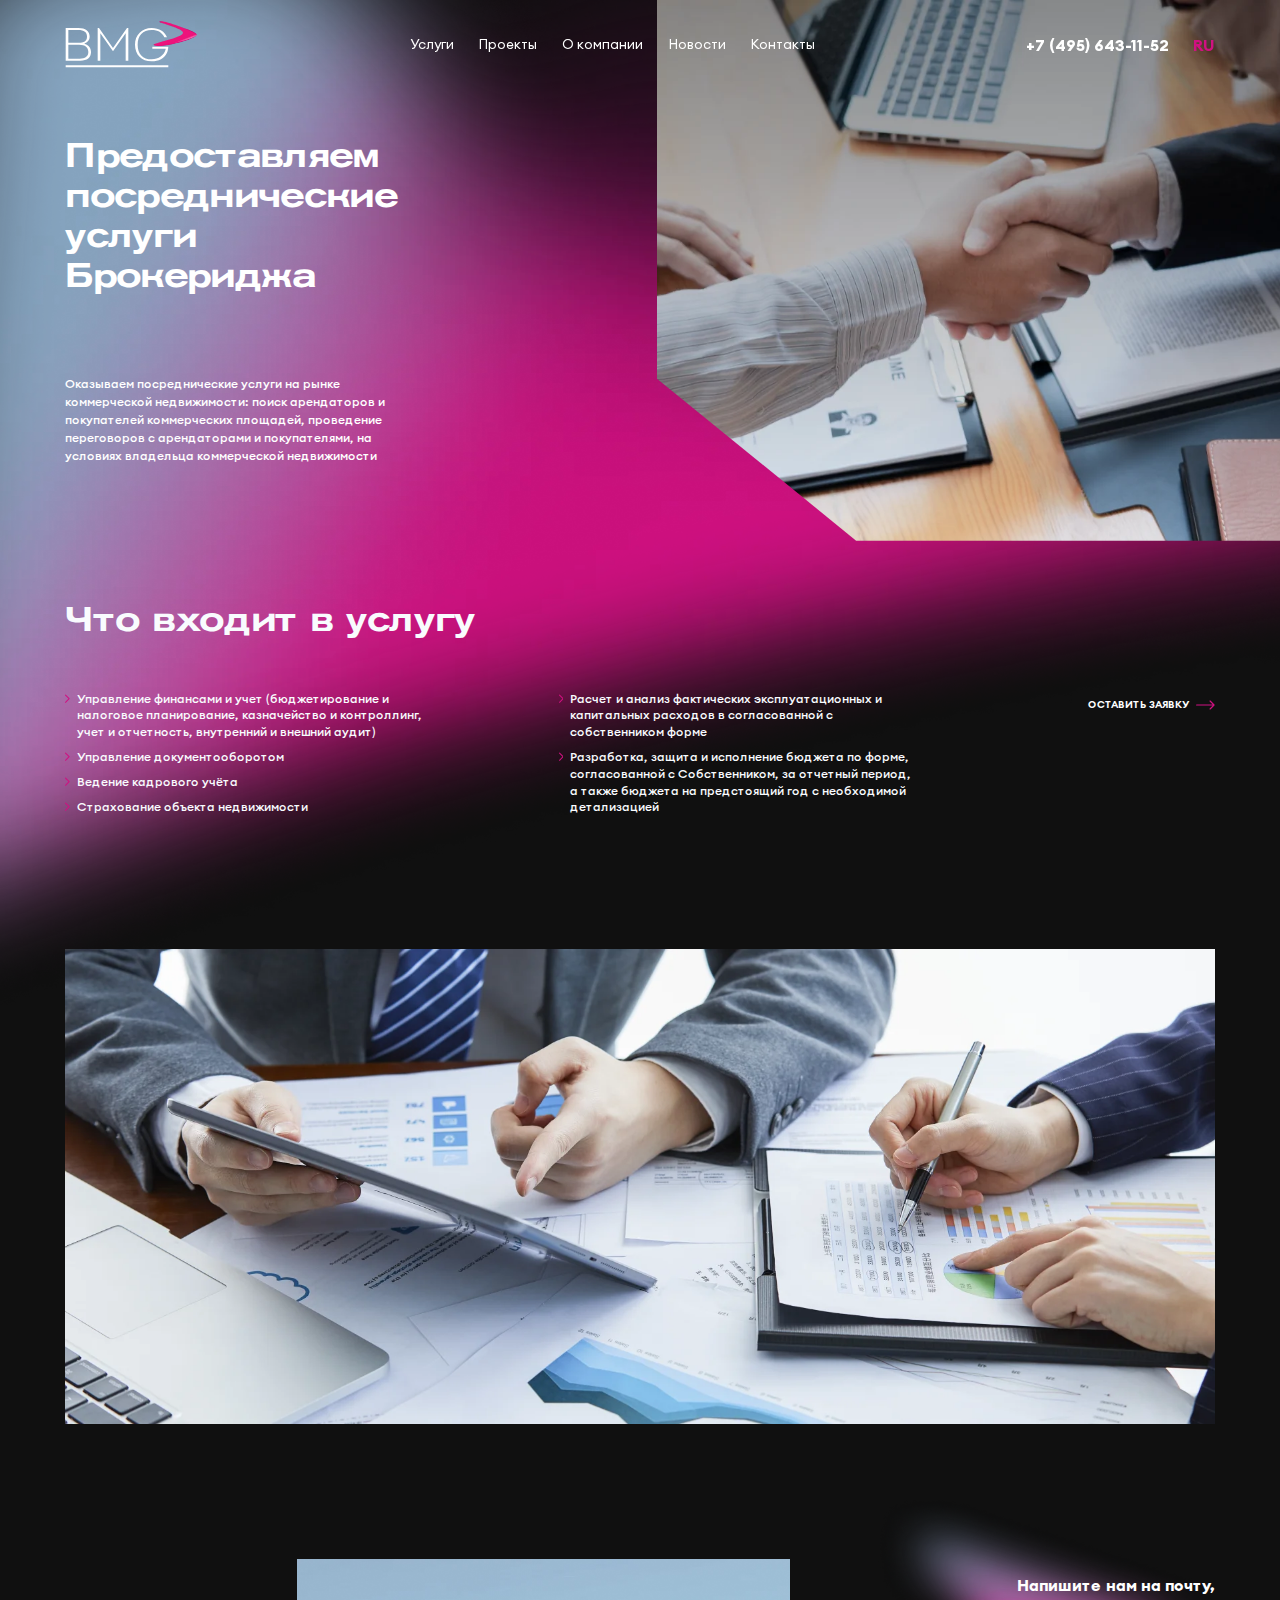
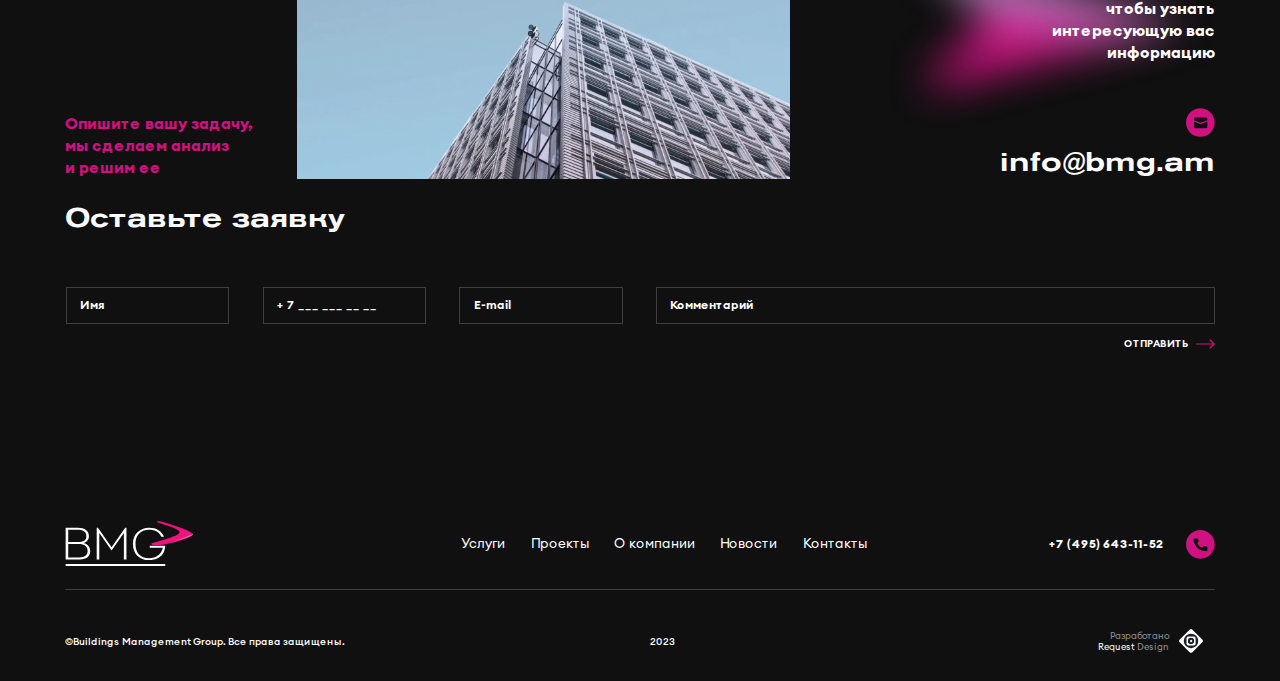
<file: brokeridge.html>
<!DOCTYPE html>
<html lang="en">
  <head>
    <meta charset="UTF-8" />
    <meta http-equiv="X-UA-Compatible" content="IE=edge" />
    <meta name="viewport" content="width=device-width, initial-scale=1.0" />
    <link rel="stylesheet" href="./css/_set.css" />
    <link rel="stylesheet" href="./css/style.css" />
    <link rel="stylesheet" href="./css/header.css" />
    <link rel="stylesheet" href="./css/footer.css" />
    <link rel="stylesheet" href="./css/page-brokeridge.css" />
    <script src="./js/header.js"></script>

    <title>Услуга брокеридж</title>
  </head>
  <body>
    <header class="header">
      <div class="header_container container">
        <div class="header__mob_menu">
          <div class="burger-menu">
            <div class="btn-burger not-active">
              <span></span>
              <span></span>
              <span></span>
            </div>
          </div>
          <a href="./index.html" class="header__logo">
            <svg
              width="200"
              height="73"
              viewBox="0 0 200 73"
              fill="none"
              xmlns="http://www.w3.org/2000/svg"
            >
              <g clip-path="url(#clip0_630_1408)">
                <path
                  d="M5 58V37H21C30.5725 37 35 41.1087 35 48C35 54.5994 30.0576 58 22 58H5ZM5 15H20C28.6507 15 33 18.3908 33 25C33 31.5134 28.4741 34 20 34H5V15ZM39 48C39 42.2838 35.5898 37.7076 30 36H29L30 35C34.0673 33.2685 37 29.7307 37 25C37 16.729 30.6196 12 20 12H1V61H23C33.2577 61 39 56.3843 39 48Z"
                  fill="white"
                />
                <path d="M53 20L72 47L91 20V61H95V12H93L72 42L51 12H49V61H53V20Z" fill="white" />
                <path
                  d="M130 62C140.529 62 149.14 57.5112 153 49C154.134 46.4463 154.758 43.2234 155 40H152H151H131V43H151C150.907 43.4937 151.121 43.5269 151 44C150.96 44.1728 151 44 151 44C148.545 53.182 140.586 59 130 59C116.553 59 109 50.786 109 37C109 23.5164 116.551 15.216 130 15C139.599 15 145.748 18.7192 149 26H153C149.729 17.1928 141.244 12 130 12C122.827 12 116.539 14.6931 112 19C107.264 23.4916 105 29.596 105 37C105 52.0359 114.859 62 130 62Z"
                  fill="white"
                />
                <path d="M1 71H155V68H1V71Z" fill="white" />
                <mask
                  id="mask0_630_1408"
                  style="mask-type: luminance"
                  maskUnits="userSpaceOnUse"
                  x="132"
                  y="2"
                  width="67"
                  height="38"
                >
                  <path
                    d="M141 3C140.991 3.02045 141.009 2.98278 141 3C140.991 3.01938 141.011 2.97847 141 3C140.961 3.08504 140.942 3.12488 141 3C140.839 3.37141 150.135 5.82959 159 9C167.87 12.1736 176.939 15.4011 177 19C176.934 22.8529 165.021 26.7704 154 30C142.979 33.2275 132.557 36.0128 133 37C133.804 38.7946 138.727 39.5372 145 39C151.274 38.4628 159.054 36.8904 167 35C182.892 31.2192 198.191 25.3114 198 22C197.823 18.9566 183.856 13.698 170 9C159.185 5.33223 148.784 2 144 2C142.658 2 141.232 2.50479 141 3ZM141 3C140.994 3.014 141.008 2.986 141 3C141.078 2.83206 141 2 141 2C141 2 141.043 2.90742 141 3Z"
                    fill="white"
                  />
                </mask>
                <g mask="url(#mask0_630_1408)">
                  <path
                    d="M141 3C140.828 3.36925 150.13 5.82744 159 9C167.869 12.1726 176.937 15.4011 177 19C176.932 22.8519 165.022 26.7715 154 30C142.979 33.2296 132.557 36.0128 133 37C133.805 38.7946 138.727 39.5383 145 39C151.274 38.4628 159.054 36.8904 167 35C182.892 31.2192 198.192 25.3114 198 22C197.824 18.9588 183.856 13.6991 170 9C156.144 4.30091 142.047 0.731735 141 3C141.377 2.18506 140.821 3.38755 141 3Z"
                    fill="#BD1176"
                  />
                  <path
                    d="M141 3.00001C140.822 3.38169 141.37 2.19783 141 3.00001C142.048 0.762768 156.395 3.35302 170 8.00001C183.589 12.6438 196.773 18.9843 197 22C197.241 25.2809 182.383 30.8802 167 35C164.159 35.7612 160.992 36.407 158 37C157.883 37.0237 158.125 36.972 158 37C154.353 37.8119 150.304 38.6043 147 39C146.266 39.0852 145.695 38.9353 145 39C143.178 39.1671 141.49 38.9979 140 39C137.576 39.0011 135.2 38.5251 134 38C133.364 37.7251 133.202 37.4378 133 37C132.594 36.0156 143.159 33.2022 154 30C164.843 26.7989 175.937 23.8179 176 20C176.06 16.4334 167.556 12.3262 159 9.00001C157.625 8.46523 156.414 7.50891 155 7.00001C149.497 5.02045 143.967 3.74827 142 3.00001C141.521 2.81779 140.982 3.06686 141 3.00001Z"
                    fill="#D01181"
                  />
                  <path
                    d="M141 3C140.819 3.37576 141.368 2.20962 141 3C142.065 0.790821 156.436 3.40672 170 8C183.534 12.5879 196.724 19.0112 197 22C197.3 25.249 182.084 29.4791 167 34C164.411 34.7763 161.97 36.4018 159 37C158.884 37.0227 158.132 36.9665 158 37C154.351 37.907 150.472 37.5703 147 38C146.244 38.0939 145.72 38.9287 145 39C143.123 39.1792 141.542 38.987 140 39C137.503 39.0162 135.248 38.5204 134 38C133.329 37.7279 133.211 37.4362 133 37C132.626 36.0185 143.17 34.1756 154 31C164.831 27.8266 175.873 23.7813 176 20C176.119 16.4692 167.362 12.4962 159 9C157.716 8.46336 156.407 7.53556 155 7C149.551 4.92363 144.189 3.8163 142 3C141.512 2.81752 140.994 3.07018 141 3Z"
                    fill="#BF1176"
                  />
                  <path
                    d="M141 3.00001C140.821 3.36873 141.36 2.22148 141 3.00001C142.065 0.820118 155.688 3.45857 169 8.00001C182.267 12.5306 195.676 19.0373 196 22C196.351 25.2169 181.512 29.0152 167 34C164.697 34.7915 161.901 35.4096 159 36C158.886 36.0227 159.138 35.9622 159 36C155.406 36.9948 151.588 37.5318 148 38C147.233 38.1006 145.732 38.9222 145 39C143.097 39.1936 141.571 38.9773 140 39C137.468 39.0325 135.279 38.5125 134 38C133.305 37.7308 133.216 37.4347 133 37C132.662 36.0214 143.35 34.1466 154 31C164.65 27.8534 175.809 23.7445 176 20C176.177 16.5031 167.021 12.6862 159 9.00001C157.826 8.46045 156.378 8.56229 155 8.00001C149.69 5.83093 144.377 3.88667 142 3.00001C141.51 2.81727 141.004 3.07354 141 3.00001Z"
                    fill="#C01176"
                  />
                  <path
                    d="M142 3C141.819 3.3595 142.359 2.23227 142 3C143.084 0.850555 155.729 3.5127 169 8C182.211 12.4743 195.623 18.0633 196 21C196.408 24.1857 181.11 27.4569 167 33C164.935 33.811 162.882 35.4153 160 36C159.888 36.0238 160.145 35.9567 160 36C156.401 37.0601 151.759 37.4911 148 38C147.209 38.1061 146.755 38.9188 146 39C144.04 39.209 141.625 38.9664 140 39C137.394 39.0476 135.329 38.5068 134 38C133.268 37.7325 133.223 37.4353 133 37C132.695 36.0244 143.362 34.1186 154 31C164.641 27.8803 175.744 23.7077 176 20C176.238 16.5371 166.784 13.9004 159 10C157.913 9.45533 157.371 8.59015 156 8C150.747 5.73794 144.602 3.95182 142 3C142.016 3.07471 141.5 2.817 142 3Z"
                    fill="#C01177"
                  />
                  <path
                    d="M141 3C140.819 3.35348 141.352 2.24427 141 3C142.084 0.879166 155.98 3.56424 169 8C181.946 12.4162 194.576 18.092 195 21C195.46 24.1531 181.295 29.3915 167 33C165.372 34.158 162.814 35.4102 160 36C159.891 36.0239 160.152 35.9512 160 36C156.459 37.145 151.871 37.4481 148 38C147.198 38.1139 146.769 38.9133 146 39C144.016 39.2255 142.654 38.9555 141 39C138.362 39.0629 135.357 38.5009 134 38C133.245 37.7365 133.229 37.4337 133 37C132.731 36.0263 143.542 34.0913 154 31C164.461 27.9087 174.682 23.6714 175 20C175.295 16.5726 166.404 14.1289 159 10C158.012 9.44919 157.342 8.61695 156 8C150.887 5.64388 144.787 4.02031 142 3C141.499 2.81676 141.028 3.07807 141 3Z"
                    fill="#C11177"
                  />
                  <path
                    d="M142 3C141.818 3.34526 142.35 2.25629 142 3C143.104 0.908913 156.022 3.61914 169 8C181.887 12.3591 194.523 18.1153 195 21C195.517 24.1203 182.114 29.4247 168 33C166.661 34.2388 163.789 35.4029 161 36C160.891 36.0228 161.16 35.9457 161 36C157.455 37.2106 153.045 37.4061 149 38C148.174 38.1205 147.793 38.9055 147 39C144.959 39.2356 142.708 38.9446 141 39C138.284 39.0782 136.409 38.4962 135 38C134.209 37.7394 133.239 37.431 133 37C132.766 36.0294 143.553 34.0617 154 31C164.449 27.9361 174.616 23.6339 175 20C175.358 16.6071 167.784 13.0096 160 10C159.21 9.28452 158.333 8.646 157 8C151.945 5.55172 145.016 4.09223 142 3C142.039 3.08034 141.49 2.81543 142 3Z"
                    fill="#C21177"
                  />
                  <path
                    d="M142 3.00001C141.818 3.33916 142.342 2.26952 142 3.00001C143.104 0.936806 155.273 3.6725 168 8.00001C180.621 12.3025 193.476 18.1444 194 21C194.567 24.0883 181.703 28.4617 168 32C166.972 33.3219 164.724 34.4097 162 35C161.894 35.0228 161.165 35.9402 161 36C157.505 37.2632 153.156 37.3652 149 38C148.164 38.1272 147.806 37.9011 147 38C144.935 38.2489 142.735 38.937 141 39C138.253 39.0989 136.437 38.4892 135 38C134.184 37.7424 133.241 37.4283 133 37C132.801 36.0315 142.734 34.0339 153 31C163.27 27.9661 173.555 24.5959 174 21C174.415 17.6421 167.541 13.9807 160 11C159.332 10.2543 158.306 8.67506 157 8.00001C152.086 5.46177 145.198 4.15988 142 3.00001C142.05 3.08371 141.489 2.81413 142 3.00001Z"
                    fill="#C31177"
                  />
                  <path
                    d="M142 3C141.816 3.33305 142.34 2.28056 142 3C143.123 0.96685 155.316 3.72799 168 7.99999C180.562 12.2426 193.42 17.1723 194 20C194.626 23.0552 181.517 28.4953 168 32C167.267 33.403 165.7 34.4046 163 35C162.895 35.0239 162.173 34.9336 162 35C158.5 36.3202 154.334 37.3208 150 38C149.14 38.135 147.831 37.8944 147 38C144.876 38.2645 142.792 38.9271 141 39C138.176 39.1154 136.489 38.4832 135 38C134.148 37.7431 133.251 37.4288 133 37C132.834 36.0357 142.746 34.0051 153 31C163.257 27.9949 173.486 24.5591 174 21C174.479 17.676 167.421 13.9528 160 11C159.444 10.224 158.301 9.70528 157 8.99999C152.149 6.37258 146.432 4.2299 143 3C142.48 2.81279 142.063 3.08489 142 3Z"
                    fill="#C31177"
                  />
                  <path
                    d="M142 3.00001C141.817 3.32583 142.334 2.29498 142 3.00001C143.123 0.994961 155.567 3.78178 168 8.00001C180.297 12.1845 192.374 17.1984 193 20C193.674 23.0218 181.108 28.5337 168 32C167.574 33.4875 165.633 34.3985 163 35C162.898 35.0229 163.178 34.9292 163 35C159.552 36.3774 154.441 37.283 150 38C149.129 38.1406 147.842 37.8889 147 38C144.853 38.2768 142.819 38.9172 141 39C138.144 39.1308 136.517 38.4773 135 38C134.124 37.7472 133.256 37.425 133 37C132.871 36.0367 142.926 33.9771 153 31C163.077 28.024 173.428 24.5208 174 21C174.536 17.7124 167.178 13.9248 160 11C159.566 10.1936 159.273 9.73338 158 9.00001C153.291 6.28666 146.612 4.29458 143 3.00001C142.477 2.81258 142.074 3.08828 142 3.00001Z"
                    fill="#C41177"
                  />
                  <path
                    d="M142 3C141.819 3.31856 142.326 2.30615 142 3C143.121 1.021 154.817 3.83582 167 8C179.032 12.1249 191.33 17.2268 192 20C192.722 22.987 180.704 27.5657 168 31C167.877 32.5688 165.569 34.4065 163 35C162.901 35.0229 163.184 34.9225 163 35C159.601 36.4259 154.546 37.2363 150 38C149.12 38.1484 148.853 37.8833 148 38C145.831 38.2956 142.844 38.9062 141 39C138.115 39.1473 136.544 38.4702 135 38C134.102 37.7491 133.26 37.4244 133 37C132.907 36.04 143.108 33.9478 153 31C162.898 28.0522 172.368 24.4791 173 21C173.59 17.7446 166.938 13.8954 160 11C159.686 10.16 159.246 9.76258 158 9C153.431 6.2006 146.788 4.3637 143 3C142.478 2.81236 142.085 3.09164 142 3Z"
                    fill="#C51177"
                  />
                  <path
                    d="M142 4C141.817 4.30395 142.324 3.33683 142 4C143.142 2.10403 154.863 5.00401 167 9C178.973 12.9588 191.273 17.3261 192 20C192.782 22.8737 180.512 27.6948 168 31C168.179 32.608 166.545 34.4155 164 35C163.902 35.0234 164.192 34.9192 164 35C160.595 36.4358 155.729 37.2157 151 38C150.094 38.1498 148.88 37.8799 148 38C145.771 38.2965 143.901 38.898 142 39C139.036 39.1583 136.597 39.4538 135 39C134.063 38.7598 133.27 38.4113 133 38C132.941 37.069 143.12 33.8397 153 31C162.885 28.1603 172.298 25.3488 173 22C173.656 18.867 166.815 15.7908 160 13C159.801 12.1551 159.24 10.7716 158 10C153.495 7.19537 147.025 5.39647 143 4C142.468 3.81614 142.097 4.09139 142 4Z"
                    fill="#C61177"
                  />
                  <path
                    d="M142 4C141.819 4.29684 142.317 3.34995 142 4C143.143 2.13177 155.113 5.05714 167 9.00001C178.708 12.9014 190.227 17.3541 191 20C191.827 22.8396 180.108 27.7317 168 31C168.477 32.6895 167.477 34.4117 165 35C164.904 35.0234 164.197 34.9128 164 35C160.644 36.4778 155.83 37.1755 151 38C150.084 38.1553 148.89 37.8755 148 38C145.748 38.3096 143.927 38.8872 142 39C139.007 39.1745 136.623 39.4468 135 39C134.043 38.7649 133.273 38.4107 133 38C132.977 37.0712 142.301 34.8087 152 32C161.705 29.1881 172.24 25.3098 173 22C173.71 18.903 166.576 15.763 160 13C159.919 12.1244 159.214 10.8022 158 10C153.637 7.1168 147.197 5.46182 143 4C142.466 3.81382 142.108 4.09363 142 4Z"
                    fill="#C61177"
                  />
                  <path
                    d="M142 3C141.817 3.28865 142.315 2.36092 142 3C143.165 1.15839 155.157 3.11121 167 7.00001C178.647 10.8409 190.17 16.3798 191 19C191.889 21.8056 179.915 25.7652 168 29C168.785 30.7692 167.454 32.4035 165 33C164.905 33.0224 165.207 33.9063 165 34C161.636 35.521 156.016 36.1309 151 37C150.06 37.163 149.918 36.869 149 37C146.69 37.3302 143.985 37.8764 142 38C138.926 38.1885 136.678 38.441 135 38C134.002 37.7657 133.282 37.409 133 37C133.011 36.0755 142.314 33.7821 152 31C161.693 28.2158 172.17 24.2721 173 21C173.778 17.9356 167.451 14.7331 161 12C161.037 11.0925 160.208 9.83187 159 9.00001C154.702 6.04001 147.442 4.52847 143 3C142.456 2.81254 142.121 3.09587 142 3Z"
                    fill="#C71177"
                  />
                  <path
                    d="M142 3C141.819 3.28362 142.308 2.37412 142 3C143.166 1.18634 154.407 3.16582 166 7C177.382 10.7841 189.126 16.4059 190 19C190.934 21.7722 179.513 25.8002 168 29C169.08 30.8499 168.391 32.4093 166 33C165.908 33.0224 165.212 32.8998 165 33C161.689 34.5684 157.115 36.0884 152 37C151.05 37.1695 149.927 36.8625 149 37C146.668 37.3359 144.011 37.8667 142 38C138.899 38.2047 136.704 38.434 135 38C133.981 37.7686 133.288 37.4062 133 37C133.045 36.0777 142.494 33.7519 152 31C161.513 28.2449 171.114 24.2339 172 21C172.831 17.9719 166.212 14.7072 160 12C160.152 11.0649 160.182 10.8626 159 10C154.842 6.9623 147.611 4.59509 143 3C142.456 2.81128 142.131 3.09916 142 3Z"
                    fill="#C81177"
                  />
                  <path
                    d="M142 3.00001C141.818 3.27539 142.305 2.38733 142 3.00001C143.188 1.21214 154.452 3.2204 166 7.00001C177.318 10.7262 189.066 15.4329 190 18C190.996 20.74 180.314 25.8363 169 29C170.392 30.932 169.366 32.4055 167 33C166.909 33.0235 166.221 32.8943 166 33C162.674 34.6011 157.305 36.0436 152 37C151.024 37.1761 149.953 36.857 149 37C146.605 37.3501 145.07 37.8559 143 38C139.816 38.2199 136.759 38.428 135 38C133.942 37.7705 133.296 37.4056 133 37C133.081 36.0799 142.507 33.724 152 31C161.499 28.2739 171.042 25.1958 172 22C172.899 19.0071 167.085 15.6791 161 13C161.271 12.034 161.176 10.8945 160 10C155.91 6.88858 147.864 4.65445 143 3.00001C142.446 2.81215 142.144 3.10141 142 3.00001Z"
                    fill="#C81177"
                  />
                  <path
                    d="M142 3C141.818 3.26925 142.298 2.39847 142 3C143.187 1.23708 154.704 3.27436 166 7C177.056 10.6669 188.024 15.4614 189 18C190.041 20.7053 178.917 24.8716 168 28C169.684 30.0129 169.3 32.3963 167 33C166.912 33.0224 167.226 32.8878 167 33C163.724 34.6422 157.401 36.0032 152 37C151.016 37.1816 149.964 36.8536 149 37C146.586 37.3697 145.093 37.8451 143 38C139.791 38.2361 136.783 38.422 135 38C133.92 37.7746 133.3 37.4039 133 37C133.115 36.0844 142.689 33.6946 152 31C161.319 28.3033 169.986 25.1551 171 22C171.951 19.0415 166.849 15.6487 161 13C161.386 12.0032 161.151 10.9274 160 10C156.048 6.81819 148.028 4.7234 143 3C142.446 2.80982 142.154 3.10364 142 3Z"
                    fill="#C91178"
                  />
                  <path
                    d="M142 3C141.817 3.26096 142.296 2.41068 142 3C143.212 1.26414 154.751 3.32935 166 7C176.991 10.6086 187.961 15.4855 189 18C190.103 20.6706 179.713 24.9101 169 28C171.004 30.0952 170.278 31.4043 168 32C167.914 32.0225 168.234 32.8813 168 33C164.709 34.6727 158.594 35.9583 153 37C151.989 37.1872 150.99 36.846 150 37C147.522 37.3775 145.154 37.8353 143 38C139.707 38.2524 136.84 38.4171 135 38C133.88 37.7775 133.31 37.4021 133 37C133.152 36.0866 142.703 33.6653 152 31C161.305 28.3326 169.913 25.1156 171 22C172.022 19.0759 166.717 15.6214 161 13C161.508 11.9732 161.145 10.9604 160 10C156.116 6.74647 148.282 4.78933 143 3C142.436 2.80855 142.168 3.10695 142 3Z"
                    fill="#CA1178"
                  />
                  <path
                    d="M142 3C141.82 3.25373 142.288 2.42403 142 3C143.213 1.28813 154 3.38354 165 7C175.728 10.549 186.918 15.5141 188 18C189.146 20.6358 179.316 24.9435 169 28C171.289 30.1754 170.213 31.3994 168 32C167.916 32.0236 168.239 32.8747 168 33C164.755 34.7055 158.688 34.9166 153 36C151.98 36.1938 151 36.8416 150 37C147.504 37.3961 145.176 37.8244 143 38C139.683 38.2677 136.863 38.41 135 38C133.86 37.7805 133.313 37.4004 133 37C133.186 36.0911 141.884 33.6358 151 31C160.126 28.361 169.858 25.078 171 22C172.072 19.1094 166.483 15.593 161 13C161.621 11.9444 162.12 10.9924 161 10C157.253 6.67903 148.442 4.85962 143 3C142.436 2.8073 142.177 3.11028 142 3Z"
                    fill="#CB1178"
                  />
                  <path
                    d="M142 3C141.818 3.24648 142.287 2.43525 142 3C143.239 1.31539 154.05 3.44003 165 7C175.663 10.4903 186.857 14.5417 188 17C189.21 19.6019 179.108 23.9812 169 27C171.618 29.2579 171.189 31.3935 169 32C168.918 32.0236 169.248 31.8671 169 32C165.744 33.7425 159.885 34.8716 154 36C152.954 36.2004 152.028 36.8328 151 37C148.44 37.4051 145.238 37.8157 143 38C139.596 38.2829 136.921 38.404 135 38C133.818 37.7825 133.324 37.3997 133 37C133.222 36.0934 141.897 33.6073 151 31C160.11 28.3906 169.784 25.0359 171 22C172.145 19.1441 166.348 16.5634 161 14C161.746 12.9112 162.113 11.0256 161 10C157.321 6.61042 148.706 4.92252 143 3C142.426 2.80711 142.191 3.11145 142 3Z"
                    fill="#CC1178"
                  />
                  <path
                    d="M142 2.00001C142.279 1.44761 141.821 3.23921 142 3.00001C143.241 1.33958 154.298 3.49573 165 7.00001C175.4 10.4314 185.814 14.5673 187 17C188.252 19.5668 178.716 24.016 169 27C171.898 29.3373 172.132 31.4111 170 32C169.921 32.0215 169.251 31.8616 169 32C165.791 33.7795 159.975 34.8276 154 36C152.946 36.206 152.036 36.8262 151 37C148.421 37.4183 145.26 37.8048 143 38C139.574 38.2982 136.944 38.398 135 38C133.799 37.7866 133.328 37.398 133 37C133.256 36.0969 142.079 33.5775 151 31C159.93 28.4203 168.725 24.9948 170 22C171.19 19.179 166.115 16.5357 161 14C161.856 12.8823 162.087 12.0598 161 11C157.456 7.54722 148.862 4.98652 143 3.00001C142.425 2.80587 142.201 2.11371 142 2.00001Z"
                    fill="#CC1278"
                  />
                  <path
                    d="M142 2C141.823 2.23191 142.273 1.46103 142 2C143.244 0.364834 153.547 3.55036 164 7C174.14 10.3723 184.773 14.595 186 17C187.293 19.5317 178.325 24.0539 169 27C172.171 29.4222 172.068 31.4041 170 32C169.922 32.0215 169.257 31.8551 169 32C165.833 33.8016 160.062 34.7846 154 36C152.938 36.2126 152.046 36.8218 151 37C148.405 37.4327 146.279 37.7928 144 38C140.551 38.3135 136.965 38.3919 135 38C133.78 37.7896 133.331 37.3962 133 37C133.289 36.0992 142.259 33.5478 151 31C159.751 28.449 168.676 25.9558 170 23C171.243 20.2117 165.886 16.507 161 14C161.966 12.8523 162.061 12.0941 161 11C157.589 7.48487 149.016 5.05175 143 3C142.425 2.8046 142.211 2.11703 142 2Z"
                    fill="#CD1278"
                  />
                  <path
                    d="M142 2.00001C141.822 2.22567 142.27 1.47238 142 2.00001C143.269 0.390251 153.598 3.60641 164 7.00001C174.071 10.3119 184.708 14.6219 186 17C187.357 19.4974 178.112 23.09 169 26C172.506 28.5038 173.042 30.3993 171 31C170.924 31.0226 170.266 31.8463 170 32C166.821 33.8376 161.263 34.7406 155 36C153.911 36.2192 152.075 36.8173 151 37C148.339 37.4513 146.343 37.7829 144 38C140.464 38.3288 137.026 38.3869 135 38C133.738 37.7926 133.34 37.3944 133 37C133.326 36.1027 142.275 33.5189 151 31C159.736 28.479 168.602 25.9154 170 23C171.318 20.2479 166.749 17.4759 162 15C163.094 13.8212 163.055 12.1294 162 11C158.656 7.42158 149.282 5.11698 143 3.00001C142.414 2.80228 142.224 2.11929 142 2.00001Z"
                    fill="#CE1178"
                  />
                  <path
                    d="M142 2C141.824 2.21834 142.263 1.48481 142 2C143.271 0.414635 153.844 3.66148 164 7C173.81 10.2514 183.668 14.6499 185 17C186.396 19.4619 177.725 23.1261 169 26C172.776 28.5856 172.978 30.3923 171 31C170.926 31.0237 171.271 30.8376 171 31C167.867 32.8682 161.347 34.6986 155 36C153.904 36.2248 153.082 36.8118 152 37C149.324 37.4646 146.363 37.7709 144 38C140.443 38.3442 137.046 38.3807 135 38C133.72 37.7967 133.344 37.3915 133 37C133.358 36.1051 141.456 33.4867 150 31C158.555 28.5079 167.555 25.8739 169 23C170.368 20.2832 165.52 17.448 161 15C162.201 13.79 163.028 12.1648 162 11C158.787 7.3614 149.431 5.18337 143 3C142.416 2.80102 142.234 2.12154 142 2Z"
                    fill="#CE1278"
                  />
                  <path
                    d="M142 2C141.824 2.211 142.261 1.49834 142 2C143.301 0.439041 153.898 3.71767 164 7.00001C173.74 10.1919 183.601 13.679 185 16C186.461 18.4276 178.506 22.1634 170 25C174.118 27.6666 173.955 30.3832 172 31C171.928 31.0226 172.278 30.8321 172 31C168.847 32.8915 161.553 34.6533 155 36C153.875 36.2304 153.112 36.8041 152 37C149.257 37.4726 146.428 37.7599 144 38C140.355 38.3596 137.107 38.3736 135 38C133.677 37.7976 133.355 37.3908 133 37C133.398 36.1086 141.472 33.4577 150 31C158.54 28.538 167.48 25.8356 169 23C170.445 20.3195 166.379 17.42 162 15C163.331 13.7609 164.022 12.2025 163 11C159.855 7.30536 149.706 5.24456 143 3C142.405 2.79977 142.248 2.12381 142 2Z"
                    fill="#CF1278"
                  />
                  <path
                    d="M143 2C142.827 2.20471 143.253 1.51086 143 2C144.304 0.463623 154.144 3.77425 164 7.00001C173.48 10.132 183.563 13.7051 185 16C186.499 18.3929 178.122 22.2009 170 25C174.382 27.7506 174.896 30.3923 173 31C172.931 31.0216 173.283 30.8255 173 31C169.891 32.921 163.633 34.608 157 36C155.869 36.2381 154.12 36.7985 153 37C150.243 37.4859 147.445 37.75 145 38C141.335 38.376 138.125 38.3674 136 38C134.66 37.8007 134.358 37.3879 134 37C134.429 36.1122 142.652 33.4285 151 31C159.359 28.5694 167.432 25.7959 169 23C170.495 20.3561 167.153 17.3897 163 15C164.436 13.7297 164.995 13.2379 164 12C160.982 8.2474 150.848 5.31319 144 3C143.404 2.79853 143.256 2.12606 143 2Z"
                    fill="#D01278"
                  />
                  <path
                    d="M143 2.00001C142.864 2.22493 143.251 1.52206 143 2.00001C144.58 0.744579 154.199 3.82413 164 7.00001C173.407 10.0818 183.494 13.727 185 16C186.565 18.3649 178.899 22.2285 171 25C175.732 27.8407 175.871 29.3836 174 30C173.931 30.0227 174.291 30.8183 174 31C170.872 32.9518 163.842 34.5575 157 36C155.841 36.2455 155.15 35.7924 154 36C151.173 36.5028 148.511 37.7383 146 38C142.244 38.3914 139.188 38.3623 137 38C135.615 37.8032 134.368 37.3871 134 37C134.468 36.1122 142.669 34.4038 151 32C159.341 29.5919 167.349 26.7574 169 24C170.568 21.3799 167.008 18.367 163 16C164.569 14.6959 165.988 13.2792 165 12C162.049 8.17965 152.126 5.38651 145 3.00001C144.395 2.79672 143.271 2.12977 143 2.00001Z"
                    fill="#D11278"
                  />
                  <path
                    d="M143 2C142.866 2.21865 143.245 1.53349 143 2C144.586 0.782303 154.446 2.87836 164 6C173.149 9.0199 182.456 13.754 184 16C185.602 18.3282 178.519 21.2669 171 24C175.99 26.9236 176.814 29.3874 175 30C174.935 30.0217 174.295 30.8095 174 31C170.918 32.9851 163.918 34.5128 157 36C155.834 36.2511 155.156 35.7857 154 36C151.161 36.5152 148.529 37.7272 146 38C142.227 38.407 139.205 38.355 137 38C135.598 37.8063 134.372 37.3853 134 37C134.499 36.1157 142.852 34.3748 151 32C159.162 29.622 167.302 26.719 169 24C170.614 21.4152 166.784 18.338 163 16C164.671 14.6654 165.96 13.3162 165 12C162.172 8.12393 152.265 5.45272 145 3C144.395 2.79651 143.28 2.13206 143 2Z"
                    fill="#D21279"
                  />
                  <path
                    d="M143 2.00001C142.867 2.21344 143.242 1.54715 143 2.00001C144.623 0.82127 154.502 2.93399 164 6.00001C173.073 8.95985 182.386 12.7834 184 15C185.67 17.2936 178.288 21.3034 171 24C176.346 27.0064 177.789 29.3803 176 30C175.936 30.0217 175.303 29.8039 175 30C171.895 32.0054 165.132 34.4648 158 36C156.806 36.2579 155.187 35.7801 154 36C151.09 36.5363 148.595 37.7162 146 38C142.134 38.4236 139.269 38.3499 137 38C135.554 37.8115 134.382 37.3835 134 37C134.539 36.1181 142.869 34.3445 151 32C159.144 29.6512 167.222 26.676 169 24C170.694 21.4508 166.637 18.3076 163 16C164.808 14.6349 165.951 13.3543 165 12C162.239 8.07052 152.55 5.51891 145 3.00001C144.384 2.79525 143.294 2.13543 143 2.00001Z"
                    fill="#D21279"
                  />
                  <path
                    d="M143 2.00001C142.869 2.20713 143.236 1.55974 143 2.00001C144.627 0.860306 153.749 2.99189 163 6.00001C171.815 8.89969 181.348 12.8106 183 15C184.705 17.2588 177.912 21.3411 171 24C176.599 27.0905 177.727 29.3765 176 30C175.938 30.0228 175.307 29.794 175 30C171.943 32.0398 165.203 34.42 158 36C156.799 36.2646 156.193 35.7734 155 36C152.078 36.5444 148.611 37.704 146 38C142.119 38.4392 139.286 38.3416 137 38C135.538 37.8113 134.385 37.3839 134 37C134.57 36.1206 142.05 34.313 150 32C157.963 29.6805 166.178 26.6362 168 24C169.739 21.4864 166.416 19.2783 163 17C164.908 15.6033 165.923 13.3913 165 12C162.36 8.01593 152.684 5.57762 145 3.00001C144.384 2.79397 143.303 2.13773 143 2.00001Z"
                    fill="#D31279"
                  />
                  <path
                    d="M143 2.00001C143.233 1.57235 143.871 2.20082 144 2.00001C145.667 0.897202 153.807 3.0476 163 6.00001C171.737 8.83845 181.277 12.8389 183 15C184.773 17.223 177.675 20.3776 171 23C176.964 26.1728 178.708 29.3813 177 30C176.939 30.0228 177.316 29.7884 177 30C173.922 32.0634 166.422 34.374 159 36C157.769 36.2692 156.225 35.7688 155 36C152.009 36.5644 148.68 37.6939 146 38C142.023 38.4537 139.35 38.3354 137 38C135.492 37.8166 134.395 37.3821 134 37C134.61 36.1251 142.069 34.2849 150 32C157.945 29.7119 166.097 26.5931 168 24C169.821 21.5209 167.262 19.2491 164 17C166.047 15.5727 166.912 13.4295 166 12C163.425 7.96216 152.976 5.64307 145 3.00001C144.372 2.79269 143.319 2.14003 143 2.00001Z"
                    fill="#D41279"
                  />
                  <path
                    d="M143 2C142.874 2.19448 143.225 1.58607 143 2C144.67 0.935299 154.053 3.10358 163 6C171.479 8.77801 180.241 12.8673 182 15C183.807 17.1892 177.303 20.4154 171 23C177.208 26.2571 178.649 28.371 177 29C176.942 29.0217 177.321 29.7805 177 30C173.965 32.0892 166.489 33.3291 159 35C157.765 35.276 156.23 35.7621 155 36C151.997 36.5715 149.694 37.6828 147 38C143.01 38.4683 139.366 38.3292 137 38C135.477 37.8175 134.399 37.3803 134 37C134.639 36.1276 142.252 34.2554 150 32C157.764 29.7424 166.053 26.5531 168 24C169.864 21.5555 167.044 19.2196 164 17C166.145 15.5409 166.884 14.4699 166 13C163.542 8.91176 153.104 5.70848 145 3C144.375 2.79141 143.327 2.14341 143 2Z"
                    fill="#D51279"
                  />
                  <path
                    d="M144 2C143.873 2.18921 144.223 1.59875 144 2C145.709 0.974579 154.113 3.16296 163 6C171.398 8.71744 180.167 11.897 182 14C183.877 16.1552 178.061 19.4533 172 22C178.581 25.3405 179.485 28.0844 178 29C177.94 29.012 178.329 29.7727 178 30C174.945 32.1161 167.711 33.2819 160 35C158.734 35.2827 157.262 35.7553 156 36C152.925 36.585 149.765 37.6716 147 38C142.914 38.4839 139.432 38.323 137 38C135.432 37.8217 134.41 37.3784 134 37C134.682 36.1323 142.271 34.2238 150 32C157.744 29.7719 165.97 27.5108 168 25C169.948 22.5903 166.888 19.19 164 17C166.287 15.5103 167.874 14.5093 167 13C164.607 8.86133 153.397 5.77942 145 3C144.363 2.78905 144.341 2.1468 144 2Z"
                    fill="#D51279"
                  />
                  <path
                    d="M143 2C143.217 1.61253 143.877 2.18394 144 2C145.713 1.01392 153.367 3.20175 162 6C170.148 8.64043 179.133 11.9255 181 14C182.908 16.1202 176.691 19.4902 171 22C177.818 25.4252 179.421 28.0749 178 29C177.943 29.012 178.332 28.7638 178 29C174.987 31.143 167.773 33.2357 160 35C158.731 35.2884 157.266 35.7497 156 36C152.916 36.5997 149.777 37.655 147 38C142.902 38.492 139.444 38.3167 137 38C135.416 37.8237 134.412 37.3766 134 37C134.71 36.1347 142.454 34.1931 150 32C157.563 29.8015 164.93 27.4685 167 25C168.99 22.6262 166.672 20.1594 164 18C166.381 16.4795 167.842 14.5477 167 13C164.719 8.8097 153.522 5.83961 145 3C144.364 2.78777 143.351 2.14911 143 2Z"
                    fill="#D61279"
                  />
                  <path
                    d="M144 2.00001C143.876 2.17649 144.214 1.62307 144 2.00001C145.751 1.05222 153.423 3.2754 162 6.00001C170.058 8.59497 179.057 11.9541 181 14C182.979 16.0851 177.442 19.5271 172 22C179.198 25.5079 180.386 28.0631 179 29C178.944 29.0109 179.341 28.756 179 29C175.967 31.1679 168 33.1872 160 35C158.699 35.2952 157.299 35.7429 156 36C152.843 36.6133 149.848 36.6438 147 37C142.804 37.5066 139.512 38.3105 137 38C135.369 37.8268 134.422 37.3748 134 37C134.753 36.1372 142.474 34.1625 150 32C157.54 29.8332 164.845 27.4283 167 25C169.075 22.6643 166.512 20.1298 164 18C166.526 16.4487 168.83 14.5884 168 13C165.783 8.75677 153.823 5.91199 145 3.00001C144.353 2.78539 144.366 2.15144 144 2.00001Z"
                    fill="#D71279"
                  />
                  <path
                    d="M144 2C143.881 2.17008 144.206 1.63586 144 2C145.755 1.09075 153.673 3.31693 162 6C169.808 8.51627 178.023 11.982 180 14C182.009 16.0497 177.078 18.5666 172 21C179.427 24.5923 181.321 27.0515 180 28C179.946 28.0098 179.343 28.7493 179 29C176.009 31.1947 168.058 33.1433 160 35C158.695 35.3009 157.304 35.7373 156 36C152.836 36.6269 149.859 36.638 147 37C142.796 37.531 139.526 38.3042 137 38C135.357 37.8299 134.425 37.3718 134 37C134.781 36.1409 141.658 34.1325 149 32C156.359 29.8631 163.806 27.3865 166 25C168.115 22.6985 166.299 20.1009 164 18C166.618 16.417 168.799 14.6288 168 13C165.893 8.70666 153.938 5.97526 145 3C144.355 2.78414 144.374 2.15373 144 2Z"
                    fill="#D81279"
                  />
                  <path
                    d="M144 2C143.88 2.16369 144.204 1.65081 144 2C145.791 1.12921 153.755 3.37343 162 6C169.71 8.45526 176.951 11.0118 179 13C181.077 15.0155 176.815 18.6026 172 21C179.803 24.6763 182.284 27.0397 181 28C180.948 28.0098 180.351 28.7403 180 29C176.992 31.2196 169.277 33.0991 161 35C159.666 35.3066 158.334 35.7316 157 36C153.766 36.6416 150.926 36.6224 148 37C143.702 37.5402 139.588 38.2979 137 38C135.31 37.8341 134.436 37.3699 134 37C134.824 36.1434 141.692 34.1006 149 32C156.324 29.8939 163.723 27.345 166 25C168.199 22.7346 167.132 21.0701 165 19C167.761 17.3861 168.784 15.6707 168 14C165.961 9.65802 154.234 6.03033 145 3C144.344 2.78503 144.389 2.15605 144 2Z"
                    fill="#D81279"
                  />
                  <path
                    d="M144 3.00001C143.884 3.1529 144.197 2.67192 144 3.00001C145.79 2.19095 153.01 4.50275 161 7.00001C168.443 9.32632 175.921 12.0963 178 14C180.102 15.925 176.447 18.7066 172 21C180.01 24.6567 182.219 27.0572 181 28C180.951 28.0106 180.352 28.7399 180 29C177.04 31.184 169.313 33.1026 161 35C159.666 35.3047 158.335 35.7335 157 36C153.766 36.6381 150.931 36.6273 148 37C143.704 37.5479 139.595 38.2846 137 38C135.302 37.8418 134.437 37.3599 134 37C134.848 36.1718 141.887 34.0131 149 32C156.131 29.9827 163.692 28.2382 166 26C168.235 23.8319 165.918 20.9834 164 19C166.846 17.3989 168.751 15.6617 168 14C166.07 9.72961 154.326 7.0154 145 4.00001C144.347 3.78872 144.396 3.15503 144 3.00001Z"
                    fill="#D91279"
                  />
                  <path
                    d="M144 3C143.884 3.14665 144.193 2.68438 144 3C145.827 2.22956 153.098 4.55902 161 7C168.338 9.2667 175.848 12.1244 178 14C180.171 15.8916 176.178 18.7439 172 21C180.387 24.7385 183.18 27.0446 182 28C181.951 28.0074 181.362 27.7311 181 28C178.026 30.2083 170.528 33.0564 162 35C160.637 35.3103 159.365 35.728 158 36C154.698 36.6514 150.997 36.61 148 37C143.611 37.5547 139.659 38.2784 137 38C135.258 37.8448 134.447 37.3571 134 37C134.891 36.1743 141.927 33.983 149 32C156.09 30.0117 163.609 28.1987 166 26C168.318 23.8672 166.747 21.9532 165 20C167.99 18.3688 169.735 16.7014 169 15C167.136 10.6802 154.615 7.08496 145 4C144.335 3.78746 144.411 3.15728 144 3Z"
                    fill="#DA1279"
                  />
                  <path
                    d="M144 3C143.887 3.14146 144.186 2.69902 144 3C145.824 2.26828 153.348 3.61446 161 6C168.076 8.20687 174.821 11.1547 177 13C179.194 14.8591 175.821 17.7814 172 20C180.587 23.8213 183.117 27.0364 182 28C181.955 28.0096 181.362 27.7245 181 28C178.071 30.2324 170.565 33.0133 162 35C160.637 35.3159 159.366 35.7214 158 36C154.697 36.6647 151.002 36.599 148 37C143.612 37.569 139.666 38.2723 137 38C135.247 37.849 134.449 37.3563 134 37C134.915 36.1779 142.117 34.9516 149 33C155.902 31.0409 162.578 28.1569 165 26C167.353 23.9037 165.539 21.925 164 20C167.07 18.3398 169.701 16.74 169 15C167.24 10.632 154.707 7.14279 145 4C144.339 3.78623 144.418 3.15953 144 3Z"
                    fill="#DB127A"
                  />
                  <path
                    d="M144 3.00001C143.888 3.13625 144.182 2.71049 144 3.00001C145.862 2.30602 153.439 3.67005 161 6.00001C167.965 8.14582 174.747 11.1831 177 13C179.262 14.8254 175.544 17.818 172 20C180.965 23.9031 184.076 27.024 183 28C182.957 28.0085 182.372 27.7148 182 28C179.058 30.2586 170.778 32.9638 162 35C160.608 35.3236 159.396 35.7148 158 36C154.629 36.677 151.068 36.5892 148 37C143.522 37.5844 139.728 38.2661 137 38C135.204 37.8499 134.46 37.3534 134 37C134.96 36.1804 142.161 34.9212 149 33C155.857 31.0713 162.496 28.1171 165 26C167.437 23.9404 166.364 21.8957 165 20C168.215 18.3087 169.682 16.7797 169 15C167.306 10.5838 154.995 7.21235 145 4.00001C144.329 3.78394 144.432 3.16286 144 3.00001Z"
                    fill="#DC127A"
                  />
                  <path
                    d="M144 3C143.89 3.12889 144.176 2.72197 144 3C145.858 2.3438 152.685 3.72675 160 6C166.714 8.08576 173.72 11.2136 176 13C178.285 14.7907 175.197 17.8535 172 20C181.16 23.984 184.015 26.0146 183 27C182.958 27.0085 182.373 27.7071 182 28C179.102 30.2828 170.814 32.9206 162 35C160.607 35.3292 159.397 35.7092 158 36C154.63 36.6924 151.072 36.5792 148 37C143.522 37.6008 139.734 38.2578 137 38C135.195 37.853 134.461 37.3537 134 37C134.983 36.1851 141.347 34.8919 148 33C154.674 31.1007 161.467 29.0772 164 27C166.472 24.975 166.163 22.8652 165 21C168.294 19.2775 169.648 16.8184 169 15C167.406 10.5334 155.085 7.26712 145 4C144.331 3.78375 144.44 3.16511 144 3Z"
                    fill="#DC137A"
                  />
                  <path
                    d="M144 3C143.892 3.12367 144.172 2.73561 144 3C145.894 2.38379 152.781 3.78357 160 6C166.598 8.02453 173.648 11.2441 176 13C178.355 14.758 174.914 16.8923 172 19C181.54 23.0683 184.973 26.0021 184 27C183.96 27.0075 183.381 27.6983 183 28C180.089 30.3081 172.029 32.8731 163 35C161.579 35.3348 160.427 35.7036 159 36C155.563 36.7058 152.138 36.5672 149 37C144.432 37.6162 139.796 38.2527 137 38C135.15 37.8561 134.471 37.3497 134 37C135.026 36.1876 141.395 34.8614 148 33C154.627 31.1322 161.384 29.0363 164 27C166.555 25.0096 165.984 22.8358 165 21C168.438 19.2484 170.628 16.8582 170 15C168.472 10.484 155.377 7.33371 145 4C144.322 3.78252 144.454 3.16631 144 3Z"
                    fill="#DD137A"
                  />
                  <path
                    d="M144 3C143.893 3.11736 144.169 2.7482 144 3C145.932 2.42173 152.88 3.84057 160 6C166.478 7.96418 172.573 10.2737 175 12C177.423 13.7252 175.628 16.9313 173 19C182.923 23.1513 185.93 25.9928 185 27C184.961 27.0075 184.39 26.6895 184 27C181.072 29.3323 173.242 32.8288 164 35C162.55 35.3403 160.456 34.6981 159 35C155.495 35.7202 152.205 36.5551 149 37C144.342 37.6316 139.858 38.2465 137 38C135.105 37.8592 134.481 37.3489 134 37C135.069 36.1913 141.445 34.8319 148 33C154.574 31.1628 161.304 28.9951 164 27C166.64 25.0465 165.802 22.8063 165 21C168.586 19.2172 171.607 17.898 171 16C169.539 11.4336 156.67 7.39384 146 4C145.31 3.78021 144.47 3.16964 144 3Z"
                    fill="#DE137A"
                  />
                  <path
                    d="M144 3.00001C143.895 3.10999 144.163 2.76083 144 3.00001C145.929 2.45973 152.119 3.89762 159 6.00001C165.231 7.90487 171.548 10.3034 174 12C176.446 13.6913 174.289 15.967 172 18C182.111 22.2325 185.871 25.9803 185 27C184.964 27.0075 184.39 26.6829 184 27C181.114 29.3565 173.274 31.7834 164 34C162.55 34.346 160.458 34.6914 159 35C155.496 35.7314 152.207 36.5441 149 37C144.343 37.6471 139.864 38.2392 137 38C135.098 37.8623 134.483 37.346 134 37C135.093 36.1949 141.624 34.8013 148 33C154.395 31.1934 160.273 28.955 163 27C165.673 25.0834 165.607 22.7767 165 21C168.662 19.1859 171.573 17.938 171 16C169.634 11.3841 156.752 7.45844 146 4.00001C145.314 3.77898 144.476 3.17298 144 3.00001Z"
                    fill="#DF137A"
                  />
                  <path
                    d="M144 3C143.896 3.10364 144.159 2.77347 144 3C145.965 2.4978 152.222 3.95487 159 6C165.107 7.84211 171.473 10.3331 174 12C176.513 13.6583 174.997 16.0051 173 18C183.496 22.3157 186.828 24.971 186 26C185.964 26.0064 185.398 26.672 185 27C182.102 29.3806 173.488 31.7358 164 34C162.522 34.3526 161.487 34.6859 160 35C156.429 35.7458 152.272 36.5341 149 37C144.254 37.6635 139.926 38.2319 137 38C135.052 37.8654 134.493 37.3451 134 37C135.135 36.1986 141.679 34.7705 148 33C154.342 31.2231 160.191 28.9148 163 27C165.758 25.1194 166.422 23.747 166 22C169.809 20.1579 171.55 17.9767 171 16C169.7 11.3317 157.044 7.52821 146 4C145.304 3.77775 144.491 3.17523 144 3Z"
                    fill="#DF137A"
                  />
                  <path
                    d="M144 3.00001C143.899 3.09838 144.153 2.78616 144 3.00001C145.962 2.53595 152.455 4.01225 159 6.00001C164.867 7.78141 170.448 10.3651 173 12C175.535 13.6253 173.667 16.0422 172 18C182.678 22.3979 186.77 24.9585 186 26C185.968 26.0064 185.398 26.6643 185 27C182.141 29.4037 173.518 31.6893 164 34C162.521 34.3593 161.489 34.6792 160 35C156.43 35.7603 152.275 36.5242 149 37C144.255 37.6779 139.933 38.2267 137 38C135.044 37.8674 134.494 37.3443 134 37C135.159 36.2013 141.855 34.7386 148 33C154.166 31.2518 160.164 28.8734 163 27C165.789 25.1577 165.232 23.7173 165 22C168.884 20.1267 171.517 18.0166 171 16C169.79 11.2824 157.125 7.59381 146 4.00001C145.308 3.77654 144.497 3.17751 144 3.00001Z"
                    fill="#E0137A"
                  />
                  <path
                    d="M144 3C143.9 3.09308 144.148 2.79992 144 3C145.999 2.57523 152.561 4.06876 159 6C164.741 7.72046 170.373 9.39509 173 11C175.603 12.591 174.372 15.0795 173 17C184.066 21.4787 187.727 24.9493 187 26C186.97 26.0064 186.406 26.6544 186 27C183.129 29.4288 174.733 31.6451 165 34C163.494 34.3648 161.518 34.6737 160 35C156.362 35.7746 153.342 36.5132 150 37C145.166 37.6933 140.995 38.2204 138 38C136 37.8727 134.504 37.3424 134 37C135.202 36.205 140.912 34.7098 147 33C153.111 31.2849 159.083 29.8317 162 28C164.875 26.1939 166.045 23.6873 166 22C170.032 20.0944 172.492 18.0564 172 16C170.856 11.2313 157.426 7.63457 146 4C145.298 3.77638 144.513 3.18082 144 3Z"
                    fill="#E1137A"
                  />
                  <path
                    d="M144 3.00001C143.901 3.08672 144.144 2.81267 144 3.00001C146.035 2.61356 152.672 4.12774 159 6.00001C164.61 7.66033 170.298 9.4264 173 11C175.673 12.5576 174.072 15.1181 173 17C184.455 21.5613 188.68 24.9381 188 26C187.971 26.0054 187.415 25.6467 187 26C184.116 28.4536 174.947 31.5989 165 34C163.465 34.3704 162.547 34.6671 161 35C157.296 35.7879 153.409 36.5012 150 37C145.077 37.7087 141.055 38.2141 138 38C135.954 37.8748 134.516 37.3404 134 37C135.248 36.2089 140.972 34.6775 147 33C153.052 31.314 158.999 29.7931 162 28C164.96 26.2305 165.856 24.656 166 23C170.181 21.0656 172.469 19.0949 172 17C170.923 12.1796 157.718 7.70173 146 4.00001C145.286 3.77414 144.529 3.18306 144 3.00001Z"
                    fill="#E2137A"
                  />
                  <path
                    d="M144 3C143.904 3.08033 144.138 2.82436 144 3C146.032 2.65193 151.898 4.18573 158 6C163.375 7.60008 169.275 9.45776 172 11C174.693 12.5251 173.751 14.1557 173 16C184.63 20.6428 188.624 24.9269 188 26C187.973 26.0043 187.415 25.6391 187 26C184.154 28.4762 174.979 31.5528 165 34C163.465 34.3759 162.547 34.6626 161 35C157.297 35.8033 153.41 36.4891 150 37C145.078 37.724 141.062 38.2078 138 38C135.948 37.8779 134.515 37.3374 134 37C135.268 36.2117 141.143 34.6451 147 33C152.881 31.3453 158.973 29.7511 162 28C164.991 26.2693 165.67 24.6269 166 23C170.252 21.0347 172.434 19.1313 172 17C171.009 12.1269 157.794 7.76457 146 4C145.29 3.77295 144.534 3.18529 144 3Z"
                    fill="#E2137B"
                  />
                  <path
                    d="M144 3.00001C143.905 3.07394 144.135 2.83821 144 3.00001C146.067 2.69248 152.012 4.24376 158 6.00001C163.242 7.53551 168.201 9.49022 171 11C173.763 12.4905 173.446 14.1945 173 16C185.022 20.7244 189.579 23.9167 189 25C188.975 25.0054 188.422 25.6303 188 26C185.141 28.501 176.191 31.5076 166 34C164.437 34.3815 162.577 34.6571 161 35C157.229 35.8165 153.476 36.4803 150 37C144.989 37.7394 141.123 38.2004 138 38C135.903 37.8789 134.527 37.3365 134 37C135.313 36.2156 141.205 34.6159 147 33C152.82 31.3766 158.89 29.7112 162 28C165.077 26.307 165.48 24.5945 166 23C170.403 21.0027 173.407 19.1699 173 17C172.076 12.0742 158.088 7.83396 146 4.00001C145.28 3.77177 144.55 3.1886 144 3.00001Z"
                    fill="#E3137B"
                  />
                  <path
                    d="M144 3C143.908 3.06754 144.128 2.85098 144 3C146.066 2.73091 151.231 4.30185 157 6C162.013 7.47623 167.177 8.52055 170 10C172.783 11.458 173.132 14.2322 173 16C185.193 20.8061 189.523 23.9076 189 25C188.978 25.0054 189.422 25.6216 189 26C186.18 28.5258 176.215 31.4421 166 34C164.436 34.3849 162.578 34.6516 161 35C157.231 35.8298 153.479 36.4683 150 37C144.992 37.7547 141.128 38.193 138 38C135.896 37.8831 134.525 37.3334 134 37C135.333 36.2195 141.37 34.5834 147 33C152.653 31.4069 157.864 29.6703 161 28C164.107 26.3447 165.298 24.5663 166 23C170.472 20.9759 173.374 19.2095 173 17C172.157 12.0224 158.163 7.89589 146 4C145.282 3.7695 144.555 3.19083 144 3Z"
                    fill="#E4137B"
                  />
                  <path
                    d="M144 3.00001C143.909 3.06115 144.124 2.8638 144 3.00001C146.101 2.76941 151.347 4.35898 157 6.00001C161.875 7.41473 167.103 8.55312 170 10C172.852 11.4244 172.824 13.271 173 15C185.584 19.8899 190.477 23.8974 190 25C189.978 25.0043 190.429 24.6128 190 25C187.165 27.5495 177.428 31.3969 167 34C165.408 34.3915 163.607 34.6439 162 35C158.165 35.842 154.544 36.4584 151 37C145.904 37.769 141.19 38.1888 138 38C135.85 37.8852 134.537 37.3325 134 37C135.379 36.2224 141.434 34.5509 147 33C152.588 31.4373 157.781 29.6303 161 28C164.193 26.3837 165.105 25.5349 166 24C170.622 21.9439 173.346 19.246 173 17C172.224 11.9697 158.457 7.95779 146 4.00001C145.272 3.76834 144.57 3.19415 144 3.00001Z"
                    fill="#E5137B"
                  />
                  <path
                    d="M144 3C143.911 3.05473 144.118 2.87659 144 3C146.098 2.80791 151.564 4.41823 157 6C161.653 7.35319 166.08 8.58563 169 9.99999C171.872 11.3918 172.52 13.3088 173 15C185.751 19.9706 190.423 23.8861 190 25C189.981 25.0043 190.431 24.604 190 25C187.202 27.5733 177.456 31.3516 167 34C165.409 34.397 163.607 34.6384 162 35C158.167 35.8553 154.546 36.4473 151 37C145.905 37.7855 141.195 38.1824 138 38C135.845 37.8905 134.539 37.3294 134 37C135.399 36.2274 140.598 34.5217 146 33C151.427 31.4708 156.756 30.5882 160 29C163.223 27.4204 164.928 25.5045 166 24C170.69 21.9139 173.313 19.2857 173 17C172.304 11.9145 158.533 8.01343 146 4C145.276 3.76928 144.577 3.1953 144 3Z"
                    fill="#E6137B"
                  />
                  <path
                    d="M144 3C143.912 3.04831 144.114 2.88834 144 3C146.134 2.84647 151.682 3.47757 157 5C161.514 6.2916 166.004 8.61714 169 10C171.941 11.3571 172.209 13.3487 173 15C186.145 20.0537 191.376 22.8727 191 24C190.983 24.0032 191.437 24.5952 191 25C188.19 27.5972 177.671 31.3084 167 34C165.381 34.4048 163.637 34.6339 162 35C158.099 35.8718 154.612 36.4363 151 37C145.817 37.8009 141.256 38.175 138 38C135.8 37.8937 134.548 37.3296 134 37C135.443 36.2302 140.664 34.4902 146 33C151.361 31.5012 156.674 30.5471 160 29C163.31 27.4593 164.733 25.473 166 24C170.84 21.8838 174.285 20.3234 174 18C173.371 12.8583 158.83 8.07557 146 4C145.267 3.76809 144.592 3.19755 144 3Z"
                    fill="#E6137B"
                  />
                  <path
                    d="M144 3C143.913 3.04297 144.11 2.90118 144 3C146.169 2.88615 151.803 3.53598 157 5C161.371 6.22987 165.93 8.64984 169 10C172.012 11.3244 172.891 12.3856 174 14C187.539 19.1343 192.328 22.8647 192 24C191.985 24.0032 192.445 24.5854 192 25C189.178 27.623 178.884 30.2653 168 33C166.352 33.4114 164.666 34.6273 163 35C159.033 35.884 154.677 36.4243 151 37C145.729 37.8153 141.318 38.1697 138 38C135.754 37.8958 134.558 37.3265 134 37C135.489 36.2331 140.731 35.4587 146 34C151.294 32.5328 156.591 30.5081 160 29C163.398 27.4984 165.536 26.4436 167 25C171.992 22.8539 175.255 20.3598 175 18C174.437 12.8034 159.124 8.14502 146 4C145.256 3.76477 144.607 3.19979 144 3Z"
                    fill="#E7137B"
                  />
                  <path
                    d="M144 3.00001C143.917 3.03655 144.104 2.91619 144 3.00001C146.167 2.92479 151.013 3.59547 156 5.00001C160.154 6.16921 164.909 7.68251 168 9.00001C171.031 10.2917 172.596 12.4246 174 14C187.702 19.2174 192.276 22.8534 192 24C191.987 24.0022 192.446 24.5766 192 25C189.213 27.6468 178.912 30.2189 168 33C166.353 33.4148 164.667 34.6217 163 35C159.034 35.8973 154.68 36.4165 151 37C145.732 37.8339 141.323 38.1612 138 38C135.748 37.8979 134.559 37.3256 134 37C135.508 36.2381 140.891 35.4271 146 34C151.136 32.5632 155.567 30.468 159 29C162.425 27.5364 165.169 26.1456 167 25C171.671 22.0759 175.222 20.3975 175 18C174.514 12.7472 159.204 8.17388 146 4.00001C145.259 3.76252 144.612 3.20312 144 3.00001Z"
                    fill="#E8147B"
                  />
                  <path
                    d="M144 3.00001C143.913 3.01505 144.1 2.92804 144 3.00001C146.167 2.609 151.137 3.65619 156 5.00001C160.008 6.10644 163.834 7.71527 167 9.00001C170.102 10.2568 172.276 11.4639 174 13C188.098 18.2947 193.228 22.8431 193 24C192.988 24.0022 193.453 23.5693 193 24C190.2 26.6672 179.125 30.1759 168 33C166.325 33.4222 164.696 34.6154 163 35C158.968 35.9099 155.744 36.4049 152 37C146.643 37.8476 141.384 38.1558 138 38C135.703 37.9023 134.57 37.3223 134 37C135.554 36.2406 140.96 35.3954 146 34C151.066 32.596 155.484 30.4255 159 29C162.512 27.5767 165.01 26.1473 167 25C171.903 22.1759 175.192 20.432 175 18C174.581 12.6945 159.5 8.23451 146 4.00001C145.249 3.76154 144.628 3.20411 144 3.00001Z"
                    fill="#E9147B"
                  />
                  <path
                    d="M144 3.00001C143.917 2.9871 144.094 2.93978 144 3.00001C146.177 3.3248 150.342 3.7159 155 5.00001C158.796 6.04751 162.812 7.74709 166 9.00001C169.12 10.225 171.802 11.7976 174 13C187.383 20.3196 193.177 21.8321 193 23C192.99 23.0011 193.453 23.5591 193 24C190.236 26.6973 179.15 30.1285 168 33C166.325 33.428 164.697 33.6107 163 34C158.971 34.926 155.746 36.3945 152 37C146.646 37.8636 141.389 38.1495 138 38C135.697 37.9054 134.571 37.3226 134 37C135.573 36.2461 140.117 35.3648 145 34C149.911 32.6266 155.46 31.3863 159 30C162.539 28.6148 164.879 26.1508 167 25C172.04 22.2651 175.16 20.4725 175 18C174.655 12.6345 159.567 8.30293 146 4.00001C145.252 3.76018 144.634 3.20757 144 3.00001Z"
                    fill="#E9147B"
                  />
                  <path
                    d="M144 2C144.09 1.95481 144.92 1.98924 145 2C147.215 2.29913 150.468 2.77552 155 4C158.649 4.98669 162.737 6.77982 166 8C169.19 9.19328 171.532 10.7841 174 12C188.033 18.9133 194.129 20.8229 194 22C193.992 22.0011 194.46 22.5502 194 23C191.221 25.7201 180.364 29.0851 169 32C167.296 32.4347 165.725 32.6051 164 33C159.904 33.9383 155.811 35.3824 152 36C146.557 36.8802 141.451 37.1431 138 37C135.653 36.9085 134.58 36.3196 134 36C135.618 35.2479 140.189 34.3332 145 33C149.839 31.6572 154.378 30.3514 158 29C161.628 27.6593 164.707 26.1588 167 25C172.252 22.3477 176.128 20.5092 176 18C175.722 12.5759 159.864 7.36639 146 3C145.243 2.75898 144.65 2.2109 144 2Z"
                    fill="#EA147B"
                  />
                  <path
                    d="M144 2C144.085 1.9677 144.922 1.98923 145 2C147.253 2.28851 150.595 2.84274 155 4C158.497 4.93011 162.663 5.81367 166 7C169.262 8.16049 171.248 9.76523 174 11C188.635 17.5679 195.079 20.8094 195 22C194.995 22.0011 195.466 22.5414 195 23C192.209 25.7462 181.579 29.0406 170 32C168.27 32.4414 165.755 32.5974 164 33C159.837 33.9527 155.877 35.3713 152 36C146.469 36.8935 141.511 37.1356 138 37C135.607 36.9106 134.59 36.3176 134 36C135.664 35.254 140.262 34.3004 145 33C149.765 31.6877 154.293 30.3112 158 29C161.715 27.6974 164.53 26.1659 167 25C172.458 22.4239 176.097 20.5449 176 18C175.791 12.5162 161.161 7.43204 147 3C146.233 2.75778 144.666 2.21315 144 2Z"
                    fill="#EB147C"
                  />
                  <path
                    d="M144 2C144.079 1.97846 144.925 1.99138 145 2C147.256 2.25956 150.796 2.90143 155 4C158.291 4.86916 161.641 5.84973 165 7C168.279 8.13088 171.002 9.74418 174 11C188.958 17.2672 195.029 20.7991 195 22C194.997 22.0011 195.466 21.5326 195 22C192.242 24.7712 181.603 28.9951 170 32C168.27 32.448 165.755 32.5918 164 33C159.84 33.965 155.878 35.3613 152 36C146.472 36.9112 141.515 37.1303 138 37C135.601 36.916 134.592 36.3145 134 36C135.683 35.2558 140.414 34.2698 145 33C149.616 31.7194 154.27 30.2698 158 29C161.741 27.7345 164.391 26.1761 167 25C172.567 22.4916 176.064 20.5827 176 18C175.862 12.4576 161.227 7.4966 147 3C146.236 2.75767 144.67 2.2154 144 2Z"
                    fill="#EC147C"
                  />
                  <path
                    d="M144 2C144.075 1.99353 144.926 1.99784 145 2C147.307 2.08081 150.926 2.96019 155 4C158.139 4.80599 161.566 5.88153 165 7C168.35 8.09693 170.704 9.72098 174 11C189.494 17.0126 195.978 20.7889 196 22C195.998 22 196.473 21.5227 196 22C193.23 24.7951 181.817 28.9495 170 32C168.241 32.4526 166.785 32.5862 165 33C160.774 33.9816 155.945 35.3503 152 36C146.386 36.9245 141.578 37.1228 138 37C135.556 36.917 134.601 36.3146 134 36C135.728 35.2608 140.49 34.237 145 33C149.54 31.7511 154.186 30.2284 158 29C161.828 27.7738 165.206 27.1864 168 26C173.761 23.5551 177.032 20.6184 177 18C176.93 12.3979 161.523 7.56118 147 3C146.226 2.75648 144.686 2.21766 144 2Z"
                    fill="#ED147C"
                  />
                </g>
                <mask
                  id="mask1_630_1408"
                  style="mask-type: luminance"
                  maskUnits="userSpaceOnUse"
                  x="-35010"
                  y="-34793"
                  width="69954"
                  height="69825"
                >
                  <path
                    d="M-35010 -34793H34944V35032H-35010V-34793Z"
                    fill="url(#paint0_linear_630_1408)"
                  />
                </mask>
                <g mask="url(#mask1_630_1408)">
                  <path
                    d="M178 26C170.595 29.4974 154 36 154 36C160.627 35.0673 168.884 33.4319 177 31C191.858 26.5485 197.872 23.8922 198 22C198.097 21.1337 195.84 20.0571 192 18C192 18 185.407 22.5015 178 26Z"
                    fill="url(#paint1_linear_630_1408)"
                  />
                </g>
              </g>
              <defs>
                <linearGradient
                  id="paint0_linear_630_1408"
                  x1="177.279"
                  y1="31.9062"
                  x2="174.509"
                  y2="24.8354"
                  gradientUnits="userSpaceOnUse"
                >
                  <stop stop-color="white" stop-opacity="0.500008" />
                  <stop offset="0.400251" stop-color="white" stop-opacity="0.6" />
                  <stop offset="0.721212" stop-color="white" stop-opacity="0.6" />
                  <stop offset="0.930152" stop-color="white" stop-opacity="0.6" />
                  <stop offset="1" stop-color="white" stop-opacity="0.6" />
                </linearGradient>
                <linearGradient
                  id="paint1_linear_630_1408"
                  x1="177.234"
                  y1="32.0358"
                  x2="174.441"
                  y2="24.9378"
                  gradientUnits="userSpaceOnUse"
                >
                  <stop stop-color="white" />
                  <stop offset="0.400251" stop-color="#ED147C" />
                  <stop offset="0.721212" stop-color="#ED147C" />
                  <stop offset="0.930152" stop-color="#ED147C" />
                  <stop offset="1" stop-color="#ED147C" />
                </linearGradient>
                <clipPath id="clip0_630_1408">
                  <rect width="200" height="73" fill="white" />
                </clipPath>
              </defs>
            </svg>
          </a>
          <div class="header__location">
            <svg
              width="20"
              height="20"
              viewBox="0 0 20 20"
              fill="none"
              xmlns="http://www.w3.org/2000/svg"
            >
              <path
                d="M9.9999 11.1917C11.4358 11.1917 12.5999 10.0276 12.5999 8.59167C12.5999 7.15573 11.4358 5.99167 9.9999 5.99167C8.56396 5.99167 7.3999 7.15573 7.3999 8.59167C7.3999 10.0276 8.56396 11.1917 9.9999 11.1917Z"
                stroke="white"
              />
              <path
                d="M3.01675 7.07501C4.65842 -0.14166 15.3501 -0.133326 16.9834 7.08334C17.9417 11.3167 15.3084 14.9 13.0001 17.1167C11.3251 18.7333 8.67508 18.7333 6.99175 17.1167C4.69175 14.9 2.05842 11.3083 3.01675 7.07501Z"
                stroke="white"
              />
            </svg>
            <div class="location__current">Москва</div>
          </div>
        </div>

        <div class="menu-column">
          <div class="container_menu">
            <nav class="mobile-nav">
              <li class="navbar__menu-link"><a href="./services.html">Услуги</a></li>
              <li class="navbar__menu-link"><a href="./portfolio.html">Проекты</a></li>
              <li class="navbar__menu-link"><a href="./about.html">О компании</a></li>
              <li class="navbar__menu-link"><a href="./news.html">Новости</a></li>
              <li class="navbar__menu-link"><a href="./contacts.html">Контакты</a></li>
            </nav>
            <div class="contacts_form__info_description">
              <div class="contacts_form__info-info">
                Напишите нам на почту, чтобы узнать интересующую вас информацию
              </div>
              <div class="contacts_form__info__email">
                <svg
                  width="43"
                  height="43"
                  viewBox="0 0 43 43"
                  fill="none"
                  xmlns="http://www.w3.org/2000/svg"
                >
                  <path
                    fill-rule="evenodd"
                    clip-rule="evenodd"
                    d="M21.5 43C33.3741 43 43 33.3741 43 21.5C43 9.62588 33.3741 0 21.5 0C9.62588 0 0 9.62588 0 21.5C0 33.3741 9.62588 43 21.5 43ZM12.5858 14.5858C12.9609 14.2107 13.4696 14 14 14H30C30.5304 14 31.0391 14.2107 31.4142 14.5858C31.7893 14.9609 32 15.4696 32 16V18L22 22L12 18V16C12 15.4696 12.2107 14.9609 12.5858 14.5858ZM12.5858 29.4142C12.2107 29.0391 12 28.5304 12 28V20L22 24L32 20V28C32 28.5304 31.7893 29.0391 31.4142 29.4142C31.0391 29.7893 30.5304 30 30 30H14C13.4696 30 12.9609 29.7893 12.5858 29.4142Z"
                    fill="#D01181"
                  />
                </svg>

                <a class="email-contacts_form" href="mailto:info@bmg.am">info@bmg.am</a>
              </div>
            </div>
          </div>
        </div>
        <div class="mobile-nav-gradient">
          <img src="./images/navbar_gradient.webp" alt="" />
        </div>
        <div class="header__menu">
          <nav class="navbar">
            <ul class="navbar__menu">
              <li class="navbar__menu-link"><a href="./services.html">Услуги</a></li>
              <li class="navbar__menu-link"><a href="./portfolio.html">Проекты</a></li>
              <li class="navbar__menu-link"><a href="./about.html">О компании</a></li>
              <li class="navbar__menu-link"><a href="./news.html">Новости</a></li>
              <li class="navbar__menu-link"><a href="./contacts.html">Контакты</a></li>
            </ul>
          </nav>
        </div>
        <div class="header__phone-lang">
          <div class="header__phone">
            <span class="phone">+7 (495) 643-11-52</span>
          </div>
          <div class="header__lang">RU</div>
        </div>
      </div>
    </header>
    <section class="brokeridge">
      <div class="brokeridge-gradient">
        <img src="./images/news/news_gradient.webp" alt="" />
      </div>
      <section class="brokeridge_summary">
        <div class="brokeridge_summary__container">
          <div class="brokeridge_summary__text">
            <div class="brokeridge_summary__text-title">
              Предоставляем посреднические услуги Брокериджа
            </div>
            <div class="brokeridge_summary__text-description">
              Оказываем посреднические услуги на рынке коммерческой недвижимости: поиск арендаторов
              и покупателей коммерческих площадей, проведение переговоров с арендаторами и
              покупателями, на условиях владельца коммерческой недвижимости
            </div>
          </div>
        </div>
        <div class="brokeridge_summary-img">
          <img src="./images//brokeridge/brokeridge.webp" alt="" />
        </div>
      </section>
      <section class="brokeridge_company">
        <div class="brokeridge_company_container">
          <div class="brokeridge_company-title">Что входит в услугу</div>
          <div class="brokeridge_company__brokeridge">
            <div class="brokeridge_company__brokeridge_list">
              <div class="brokeridge_company__brokeridge_list-col">
                <div class="brokeridge_company__brokeridge_list-item">
                  <div class="brokeridge_company__brokeridge_list_description">
                    <div class="brokeridge_company__brokeridge_list_description-icon">
                      <svg
                        width="9"
                        height="16"
                        viewBox="0 0 9 16"
                        fill="none"
                        xmlns="http://www.w3.org/2000/svg"
                      >
                        <path
                          d="M1 15L8 8L1 1"
                          stroke="#D01181"
                          stroke-width="2"
                          stroke-linecap="round"
                          stroke-linejoin="round"
                        />
                      </svg>
                    </div>
                    <div class="brokeridge_company__brokeridge_list_description-text">
                      Управление финансами и учет (бюджетирование и налоговое планирование,
                      казначейство и контроллинг, учет и отчетность, внутренний и внешний аудит)
                    </div>
                  </div>
                </div>
                <div class="brokeridge_company__brokeridge_list-item">
                  <div class="brokeridge_company__brokeridge_list_description">
                    <div class="brokeridge_company__brokeridge_list_description-icon">
                      <svg
                        width="9"
                        height="16"
                        viewBox="0 0 9 16"
                        fill="none"
                        xmlns="http://www.w3.org/2000/svg"
                      >
                        <path
                          d="M1 15L8 8L1 1"
                          stroke="#D01181"
                          stroke-width="2"
                          stroke-linecap="round"
                          stroke-linejoin="round"
                        />
                      </svg>
                    </div>
                    <div class="brokeridge_company__brokeridge_list_description-text">
                      Управление документооборотом
                    </div>
                  </div>
                </div>
                <div class="brokeridge_company__brokeridge_list-item">
                  <div class="brokeridge_company__brokeridge_list_description">
                    <div class="brokeridge_company__brokeridge_list_description-icon">
                      <svg
                        width="9"
                        height="16"
                        viewBox="0 0 9 16"
                        fill="none"
                        xmlns="http://www.w3.org/2000/svg"
                      >
                        <path
                          d="M1 15L8 8L1 1"
                          stroke="#D01181"
                          stroke-width="2"
                          stroke-linecap="round"
                          stroke-linejoin="round"
                        />
                      </svg>
                    </div>
                    <div class="brokeridge_company__brokeridge_list_description-text">
                      Ведение кадрового учёта
                    </div>
                  </div>
                </div>
                <div class="brokeridge_company__brokeridge_list-item">
                  <div class="brokeridge_company__brokeridge_list_description">
                    <div class="brokeridge_company__brokeridge_list_description-icon">
                      <svg
                        width="9"
                        height="16"
                        viewBox="0 0 9 16"
                        fill="none"
                        xmlns="http://www.w3.org/2000/svg"
                      >
                        <path
                          d="M1 15L8 8L1 1"
                          stroke="#D01181"
                          stroke-width="2"
                          stroke-linecap="round"
                          stroke-linejoin="round"
                        />
                      </svg>
                    </div>
                    <div class="brokeridge_company__brokeridge_list_description-text">
                      Страхование объекта недвижимости
                    </div>
                  </div>
                </div>
              </div>

              <div class="brokeridge_company__brokeridge_list-col">
                <div class="brokeridge_company__brokeridge_list-item">
                  <div class="brokeridge_company__brokeridge_list_description">
                    <div class="brokeridge_company__brokeridge_list_description-icon">
                      <svg
                        width="9"
                        height="16"
                        viewBox="0 0 9 16"
                        fill="none"
                        xmlns="http://www.w3.org/2000/svg"
                      >
                        <path
                          d="M1 15L8 8L1 1"
                          stroke="#D01181"
                          stroke-width="2"
                          stroke-linecap="round"
                          stroke-linejoin="round"
                        />
                      </svg>
                    </div>
                    <div class="brokeridge_company__brokeridge_list_description-text">
                      Расчет и анализ фактических эксплуатационных и капитальных расходов в
                      согласованной с собственником форме
                    </div>
                  </div>
                </div>

                <div class="brokeridge_company__brokeridge_list-item">
                  <div class="brokeridge_company__brokeridge_list_description">
                    <div class="brokeridge_company__brokeridge_list_description-icon">
                      <svg
                        width="9"
                        height="16"
                        viewBox="0 0 9 16"
                        fill="none"
                        xmlns="http://www.w3.org/2000/svg"
                      >
                        <path
                          d="M1 15L8 8L1 1"
                          stroke="#D01181"
                          stroke-width="2"
                          stroke-linecap="round"
                          stroke-linejoin="round"
                        />
                      </svg>
                    </div>
                    <div class="brokeridge_company__brokeridge_list_description-text">
                      Разработка, защита и исполнение бюджета по форме, согласованной с
                      Собственником, за отчетный период, а также бюджета на предстоящий год с
                      необходимой детализацией
                    </div>
                  </div>
                </div>
              </div>
            </div>
            <button class="btn-show_more brokeridge_company__brokeridge-btn">
              <div class="btn-show_more-container">
                <div class="btn-show_more-text_container">
                  <span class="btn-show_more--text">оставить заявку</span>
                </div>
                <div class="btn-show_more-hover_container">
                  <span class="btn-show_more--text">оставить заявку</span>
                </div>
              </div>
              <div class="btn-show_more--icon">
                <!-- <div class="arrow_next-hover_container banner-arrow"> -->
                <div class="arrow_fill-next">
                  <svg
                    width="30"
                    height="16"
                    viewBox="0 0 30 16"
                    fill="none"
                    xmlns="http://www.w3.org/2000/svg"
                  >
                    <path
                      d="M1 7C0.447715 7 0 7.44772 0 8C0 8.55228 0.447715 9 1 9V7ZM29.7071 8.70711C30.0976 8.31658 30.0976 7.68342 29.7071 7.29289L23.3431 0.928932C22.9526 0.538408 22.3195 0.538408 21.9289 0.928932C21.5384 1.31946 21.5384 1.95262 21.9289 2.34315L27.5858 8L21.9289 13.6569C21.5384 14.0474 21.5384 14.6805 21.9289 15.0711C22.3195 15.4616 22.9526 15.4616 23.3431 15.0711L29.7071 8.70711ZM1 9L29 9V7L1 7V9Z"
                      fill="#ffffff"
                    ></path>
                  </svg>
                </div>

                <!-- </div> -->
                <svg
                  width="30"
                  height="16"
                  viewBox="0 0 30 16"
                  fill="none"
                  xmlns="http://www.w3.org/2000/svg"
                >
                  <path
                    d="M1 7C0.447715 7 0 7.44772 0 8C0 8.55228 0.447715 9 1 9V7ZM29.7071 8.70711C30.0976 8.31658 30.0976 7.68342 29.7071 7.29289L23.3431 0.928932C22.9526 0.538408 22.3195 0.538408 21.9289 0.928932C21.5384 1.31946 21.5384 1.95262 21.9289 2.34315L27.5858 8L21.9289 13.6569C21.5384 14.0474 21.5384 14.6805 21.9289 15.0711C22.3195 15.4616 22.9526 15.4616 23.3431 15.0711L29.7071 8.70711ZM1 9L29 9V7L1 7V9Z"
                    fill="#D01181"
                  ></path>
                </svg>
              </div>
            </button>
          </div>

          <div class="brokeridge_company-img">
            <img src="./images/brokeridge/brokeridge_service.webp" alt="" />
          </div>
        </div>
      </section>
    </section>

    <section class="contacts_form container">
      <div class="contacts_form__info">
        <div class="contacts_form__info-title">
          <span
            >Опишите вашу задачу, мы сделаем анализ
            <span>и решим ее</span>
          </span>
        </div>
        <div class="contacts_form__info-request_title">Оставьте заявку</div>
        <div class="contacts_form__info-img">
          <img src="./images/home/contacts_img.webp" alt="contacts_form" />
        </div>
        <div class="contacts_form__info_description">
          <div class="contacts_form__info__img_gradient">
            <img src="./images/home/gradient_contacts.webp" alt="" />
          </div>
          <div class="contacts_form__info-info">
            Напишите нам на почту, чтобы узнать интересующую вас информацию
          </div>
          <div class="contacts_form__info__email">
            <svg
              width="43"
              height="43"
              viewBox="0 0 43 43"
              fill="none"
              xmlns="http://www.w3.org/2000/svg"
            >
              <path
                fill-rule="evenodd"
                clip-rule="evenodd"
                d="M21.5 43C33.3741 43 43 33.3741 43 21.5C43 9.62588 33.3741 0 21.5 0C9.62588 0 0 9.62588 0 21.5C0 33.3741 9.62588 43 21.5 43ZM12.5858 14.5858C12.9609 14.2107 13.4696 14 14 14H30C30.5304 14 31.0391 14.2107 31.4142 14.5858C31.7893 14.9609 32 15.4696 32 16V18L22 22L12 18V16C12 15.4696 12.2107 14.9609 12.5858 14.5858ZM12.5858 29.4142C12.2107 29.0391 12 28.5304 12 28V20L22 24L32 20V28C32 28.5304 31.7893 29.0391 31.4142 29.4142C31.0391 29.7893 30.5304 30 30 30H14C13.4696 30 12.9609 29.7893 12.5858 29.4142Z"
                fill="#D01181"
              />
            </svg>

            <a class="email-contacts_form" href="mailto:info@bmg.am">info@bmg.am</a>
          </div>
        </div>
      </div>
      <div class="request">
        <div class="request__title">Оставьте заявку</div>
        <div class="request_form">
          <form class="request_form__form" action="#">
            <input class="request_form__form-inp" type="text" placeholder="Имя" />
            <input class="request_form__form-inp" type="text" placeholder="+ 7 ___ ___ __ __" />
            <input class="request_form__form-inp" type="text" placeholder="E-mail" />
            <input class="request_form__form-inp" type="text" placeholder="Комментарий" />
            <button class="btn-show_more">
              <div class="btn-show_more-container">
                <div class="btn-show_more-text_container">
                  <span class="btn-show_more--text">Отправить</span>
                </div>
                <div class="btn-show_more-hover_container">
                  <span class="btn-show_more--text">Отправить</span>
                </div>
              </div>
              <div class="btn-show_more--icon">
                <div class="arrow_fill-next">
                  <svg
                    width="30"
                    height="16"
                    viewBox="0 0 30 16"
                    fill="none"
                    xmlns="http://www.w3.org/2000/svg"
                  >
                    <path
                      d="M1 7C0.447715 7 0 7.44772 0 8C0 8.55228 0.447715 9 1 9V7ZM29.7071 8.70711C30.0976 8.31658 30.0976 7.68342 29.7071 7.29289L23.3431 0.928932C22.9526 0.538408 22.3195 0.538408 21.9289 0.928932C21.5384 1.31946 21.5384 1.95262 21.9289 2.34315L27.5858 8L21.9289 13.6569C21.5384 14.0474 21.5384 14.6805 21.9289 15.0711C22.3195 15.4616 22.9526 15.4616 23.3431 15.0711L29.7071 8.70711ZM1 9L29 9V7L1 7V9Z"
                      fill="#D01181"
                    />
                  </svg>
                </div>
                <svg
                  width="30"
                  height="16"
                  viewBox="0 0 30 16"
                  fill="none"
                  xmlns="http://www.w3.org/2000/svg"
                >
                  <path
                    d="M1 7C0.447715 7 0 7.44772 0 8C0 8.55228 0.447715 9 1 9V7ZM29.7071 8.70711C30.0976 8.31658 30.0976 7.68342 29.7071 7.29289L23.3431 0.928932C22.9526 0.538408 22.3195 0.538408 21.9289 0.928932C21.5384 1.31946 21.5384 1.95262 21.9289 2.34315L27.5858 8L21.9289 13.6569C21.5384 14.0474 21.5384 14.6805 21.9289 15.0711C22.3195 15.4616 22.9526 15.4616 23.3431 15.0711L29.7071 8.70711ZM1 9L29 9V7L1 7V9Z"
                    fill="#D01181"
                  />
                </svg>
              </div>
            </button>
          </form>
        </div>
      </div>
    </section>

    <footer class="footer">
      <div class="container">
        <div class="footer_container">
          <a href="./index.html" class="footer_logo">
            <svg
              width="200"
              height="73"
              viewBox="0 0 200 73"
              fill="none"
              xmlns="http://www.w3.org/2000/svg"
            >
              <g clip-path="url(#clip0_630_1408)">
                <path
                  d="M5 58V37H21C30.5725 37 35 41.1087 35 48C35 54.5994 30.0576 58 22 58H5ZM5 15H20C28.6507 15 33 18.3908 33 25C33 31.5134 28.4741 34 20 34H5V15ZM39 48C39 42.2838 35.5898 37.7076 30 36H29L30 35C34.0673 33.2685 37 29.7307 37 25C37 16.729 30.6196 12 20 12H1V61H23C33.2577 61 39 56.3843 39 48Z"
                  fill="white"
                />
                <path d="M53 20L72 47L91 20V61H95V12H93L72 42L51 12H49V61H53V20Z" fill="white" />
                <path
                  d="M130 62C140.529 62 149.14 57.5112 153 49C154.134 46.4463 154.758 43.2234 155 40H152H151H131V43H151C150.907 43.4937 151.121 43.5269 151 44C150.96 44.1728 151 44 151 44C148.545 53.182 140.586 59 130 59C116.553 59 109 50.786 109 37C109 23.5164 116.551 15.216 130 15C139.599 15 145.748 18.7192 149 26H153C149.729 17.1928 141.244 12 130 12C122.827 12 116.539 14.6931 112 19C107.264 23.4916 105 29.596 105 37C105 52.0359 114.859 62 130 62Z"
                  fill="white"
                />
                <path d="M1 71H155V68H1V71Z" fill="white" />
                <mask
                  id="mask0_630_1408"
                  style="mask-type: luminance"
                  maskUnits="userSpaceOnUse"
                  x="132"
                  y="2"
                  width="67"
                  height="38"
                >
                  <path
                    d="M141 3C140.991 3.02045 141.009 2.98278 141 3C140.991 3.01938 141.011 2.97847 141 3C140.961 3.08504 140.942 3.12488 141 3C140.839 3.37141 150.135 5.82959 159 9C167.87 12.1736 176.939 15.4011 177 19C176.934 22.8529 165.021 26.7704 154 30C142.979 33.2275 132.557 36.0128 133 37C133.804 38.7946 138.727 39.5372 145 39C151.274 38.4628 159.054 36.8904 167 35C182.892 31.2192 198.191 25.3114 198 22C197.823 18.9566 183.856 13.698 170 9C159.185 5.33223 148.784 2 144 2C142.658 2 141.232 2.50479 141 3ZM141 3C140.994 3.014 141.008 2.986 141 3C141.078 2.83206 141 2 141 2C141 2 141.043 2.90742 141 3Z"
                    fill="white"
                  />
                </mask>
                <g mask="url(#mask0_630_1408)">
                  <path
                    d="M141 3C140.828 3.36925 150.13 5.82744 159 9C167.869 12.1726 176.937 15.4011 177 19C176.932 22.8519 165.022 26.7715 154 30C142.979 33.2296 132.557 36.0128 133 37C133.805 38.7946 138.727 39.5383 145 39C151.274 38.4628 159.054 36.8904 167 35C182.892 31.2192 198.192 25.3114 198 22C197.824 18.9588 183.856 13.6991 170 9C156.144 4.30091 142.047 0.731735 141 3C141.377 2.18506 140.821 3.38755 141 3Z"
                    fill="#BD1176"
                  />
                  <path
                    d="M141 3.00001C140.822 3.38169 141.37 2.19783 141 3.00001C142.048 0.762768 156.395 3.35302 170 8.00001C183.589 12.6438 196.773 18.9843 197 22C197.241 25.2809 182.383 30.8802 167 35C164.159 35.7612 160.992 36.407 158 37C157.883 37.0237 158.125 36.972 158 37C154.353 37.8119 150.304 38.6043 147 39C146.266 39.0852 145.695 38.9353 145 39C143.178 39.1671 141.49 38.9979 140 39C137.576 39.0011 135.2 38.5251 134 38C133.364 37.7251 133.202 37.4378 133 37C132.594 36.0156 143.159 33.2022 154 30C164.843 26.7989 175.937 23.8179 176 20C176.06 16.4334 167.556 12.3262 159 9.00001C157.625 8.46523 156.414 7.50891 155 7.00001C149.497 5.02045 143.967 3.74827 142 3.00001C141.521 2.81779 140.982 3.06686 141 3.00001Z"
                    fill="#D01181"
                  />
                  <path
                    d="M141 3C140.819 3.37576 141.368 2.20962 141 3C142.065 0.790821 156.436 3.40672 170 8C183.534 12.5879 196.724 19.0112 197 22C197.3 25.249 182.084 29.4791 167 34C164.411 34.7763 161.97 36.4018 159 37C158.884 37.0227 158.132 36.9665 158 37C154.351 37.907 150.472 37.5703 147 38C146.244 38.0939 145.72 38.9287 145 39C143.123 39.1792 141.542 38.987 140 39C137.503 39.0162 135.248 38.5204 134 38C133.329 37.7279 133.211 37.4362 133 37C132.626 36.0185 143.17 34.1756 154 31C164.831 27.8266 175.873 23.7813 176 20C176.119 16.4692 167.362 12.4962 159 9C157.716 8.46336 156.407 7.53556 155 7C149.551 4.92363 144.189 3.8163 142 3C141.512 2.81752 140.994 3.07018 141 3Z"
                    fill="#BF1176"
                  />
                  <path
                    d="M141 3.00001C140.821 3.36873 141.36 2.22148 141 3.00001C142.065 0.820118 155.688 3.45857 169 8.00001C182.267 12.5306 195.676 19.0373 196 22C196.351 25.2169 181.512 29.0152 167 34C164.697 34.7915 161.901 35.4096 159 36C158.886 36.0227 159.138 35.9622 159 36C155.406 36.9948 151.588 37.5318 148 38C147.233 38.1006 145.732 38.9222 145 39C143.097 39.1936 141.571 38.9773 140 39C137.468 39.0325 135.279 38.5125 134 38C133.305 37.7308 133.216 37.4347 133 37C132.662 36.0214 143.35 34.1466 154 31C164.65 27.8534 175.809 23.7445 176 20C176.177 16.5031 167.021 12.6862 159 9.00001C157.826 8.46045 156.378 8.56229 155 8.00001C149.69 5.83093 144.377 3.88667 142 3.00001C141.51 2.81727 141.004 3.07354 141 3.00001Z"
                    fill="#C01176"
                  />
                  <path
                    d="M142 3C141.819 3.3595 142.359 2.23227 142 3C143.084 0.850555 155.729 3.5127 169 8C182.211 12.4743 195.623 18.0633 196 21C196.408 24.1857 181.11 27.4569 167 33C164.935 33.811 162.882 35.4153 160 36C159.888 36.0238 160.145 35.9567 160 36C156.401 37.0601 151.759 37.4911 148 38C147.209 38.1061 146.755 38.9188 146 39C144.04 39.209 141.625 38.9664 140 39C137.394 39.0476 135.329 38.5068 134 38C133.268 37.7325 133.223 37.4353 133 37C132.695 36.0244 143.362 34.1186 154 31C164.641 27.8803 175.744 23.7077 176 20C176.238 16.5371 166.784 13.9004 159 10C157.913 9.45533 157.371 8.59015 156 8C150.747 5.73794 144.602 3.95182 142 3C142.016 3.07471 141.5 2.817 142 3Z"
                    fill="#C01177"
                  />
                  <path
                    d="M141 3C140.819 3.35348 141.352 2.24427 141 3C142.084 0.879166 155.98 3.56424 169 8C181.946 12.4162 194.576 18.092 195 21C195.46 24.1531 181.295 29.3915 167 33C165.372 34.158 162.814 35.4102 160 36C159.891 36.0239 160.152 35.9512 160 36C156.459 37.145 151.871 37.4481 148 38C147.198 38.1139 146.769 38.9133 146 39C144.016 39.2255 142.654 38.9555 141 39C138.362 39.0629 135.357 38.5009 134 38C133.245 37.7365 133.229 37.4337 133 37C132.731 36.0263 143.542 34.0913 154 31C164.461 27.9087 174.682 23.6714 175 20C175.295 16.5726 166.404 14.1289 159 10C158.012 9.44919 157.342 8.61695 156 8C150.887 5.64388 144.787 4.02031 142 3C141.499 2.81676 141.028 3.07807 141 3Z"
                    fill="#C11177"
                  />
                  <path
                    d="M142 3C141.818 3.34526 142.35 2.25629 142 3C143.104 0.908913 156.022 3.61914 169 8C181.887 12.3591 194.523 18.1153 195 21C195.517 24.1203 182.114 29.4247 168 33C166.661 34.2388 163.789 35.4029 161 36C160.891 36.0228 161.16 35.9457 161 36C157.455 37.2106 153.045 37.4061 149 38C148.174 38.1205 147.793 38.9055 147 39C144.959 39.2356 142.708 38.9446 141 39C138.284 39.0782 136.409 38.4962 135 38C134.209 37.7394 133.239 37.431 133 37C132.766 36.0294 143.553 34.0617 154 31C164.449 27.9361 174.616 23.6339 175 20C175.358 16.6071 167.784 13.0096 160 10C159.21 9.28452 158.333 8.646 157 8C151.945 5.55172 145.016 4.09223 142 3C142.039 3.08034 141.49 2.81543 142 3Z"
                    fill="#C21177"
                  />
                  <path
                    d="M142 3.00001C141.818 3.33916 142.342 2.26952 142 3.00001C143.104 0.936806 155.273 3.6725 168 8.00001C180.621 12.3025 193.476 18.1444 194 21C194.567 24.0883 181.703 28.4617 168 32C166.972 33.3219 164.724 34.4097 162 35C161.894 35.0228 161.165 35.9402 161 36C157.505 37.2632 153.156 37.3652 149 38C148.164 38.1272 147.806 37.9011 147 38C144.935 38.2489 142.735 38.937 141 39C138.253 39.0989 136.437 38.4892 135 38C134.184 37.7424 133.241 37.4283 133 37C132.801 36.0315 142.734 34.0339 153 31C163.27 27.9661 173.555 24.5959 174 21C174.415 17.6421 167.541 13.9807 160 11C159.332 10.2543 158.306 8.67506 157 8.00001C152.086 5.46177 145.198 4.15988 142 3.00001C142.05 3.08371 141.489 2.81413 142 3.00001Z"
                    fill="#C31177"
                  />
                  <path
                    d="M142 3C141.816 3.33305 142.34 2.28056 142 3C143.123 0.96685 155.316 3.72799 168 7.99999C180.562 12.2426 193.42 17.1723 194 20C194.626 23.0552 181.517 28.4953 168 32C167.267 33.403 165.7 34.4046 163 35C162.895 35.0239 162.173 34.9336 162 35C158.5 36.3202 154.334 37.3208 150 38C149.14 38.135 147.831 37.8944 147 38C144.876 38.2645 142.792 38.9271 141 39C138.176 39.1154 136.489 38.4832 135 38C134.148 37.7431 133.251 37.4288 133 37C132.834 36.0357 142.746 34.0051 153 31C163.257 27.9949 173.486 24.5591 174 21C174.479 17.676 167.421 13.9528 160 11C159.444 10.224 158.301 9.70528 157 8.99999C152.149 6.37258 146.432 4.2299 143 3C142.48 2.81279 142.063 3.08489 142 3Z"
                    fill="#C31177"
                  />
                  <path
                    d="M142 3.00001C141.817 3.32583 142.334 2.29498 142 3.00001C143.123 0.994961 155.567 3.78178 168 8.00001C180.297 12.1845 192.374 17.1984 193 20C193.674 23.0218 181.108 28.5337 168 32C167.574 33.4875 165.633 34.3985 163 35C162.898 35.0229 163.178 34.9292 163 35C159.552 36.3774 154.441 37.283 150 38C149.129 38.1406 147.842 37.8889 147 38C144.853 38.2768 142.819 38.9172 141 39C138.144 39.1308 136.517 38.4773 135 38C134.124 37.7472 133.256 37.425 133 37C132.871 36.0367 142.926 33.9771 153 31C163.077 28.024 173.428 24.5208 174 21C174.536 17.7124 167.178 13.9248 160 11C159.566 10.1936 159.273 9.73338 158 9.00001C153.291 6.28666 146.612 4.29458 143 3.00001C142.477 2.81258 142.074 3.08828 142 3.00001Z"
                    fill="#C41177"
                  />
                  <path
                    d="M142 3C141.819 3.31856 142.326 2.30615 142 3C143.121 1.021 154.817 3.83582 167 8C179.032 12.1249 191.33 17.2268 192 20C192.722 22.987 180.704 27.5657 168 31C167.877 32.5688 165.569 34.4065 163 35C162.901 35.0229 163.184 34.9225 163 35C159.601 36.4259 154.546 37.2363 150 38C149.12 38.1484 148.853 37.8833 148 38C145.831 38.2956 142.844 38.9062 141 39C138.115 39.1473 136.544 38.4702 135 38C134.102 37.7491 133.26 37.4244 133 37C132.907 36.04 143.108 33.9478 153 31C162.898 28.0522 172.368 24.4791 173 21C173.59 17.7446 166.938 13.8954 160 11C159.686 10.16 159.246 9.76258 158 9C153.431 6.2006 146.788 4.3637 143 3C142.478 2.81236 142.085 3.09164 142 3Z"
                    fill="#C51177"
                  />
                  <path
                    d="M142 4C141.817 4.30395 142.324 3.33683 142 4C143.142 2.10403 154.863 5.00401 167 9C178.973 12.9588 191.273 17.3261 192 20C192.782 22.8737 180.512 27.6948 168 31C168.179 32.608 166.545 34.4155 164 35C163.902 35.0234 164.192 34.9192 164 35C160.595 36.4358 155.729 37.2157 151 38C150.094 38.1498 148.88 37.8799 148 38C145.771 38.2965 143.901 38.898 142 39C139.036 39.1583 136.597 39.4538 135 39C134.063 38.7598 133.27 38.4113 133 38C132.941 37.069 143.12 33.8397 153 31C162.885 28.1603 172.298 25.3488 173 22C173.656 18.867 166.815 15.7908 160 13C159.801 12.1551 159.24 10.7716 158 10C153.495 7.19537 147.025 5.39647 143 4C142.468 3.81614 142.097 4.09139 142 4Z"
                    fill="#C61177"
                  />
                  <path
                    d="M142 4C141.819 4.29684 142.317 3.34995 142 4C143.143 2.13177 155.113 5.05714 167 9.00001C178.708 12.9014 190.227 17.3541 191 20C191.827 22.8396 180.108 27.7317 168 31C168.477 32.6895 167.477 34.4117 165 35C164.904 35.0234 164.197 34.9128 164 35C160.644 36.4778 155.83 37.1755 151 38C150.084 38.1553 148.89 37.8755 148 38C145.748 38.3096 143.927 38.8872 142 39C139.007 39.1745 136.623 39.4468 135 39C134.043 38.7649 133.273 38.4107 133 38C132.977 37.0712 142.301 34.8087 152 32C161.705 29.1881 172.24 25.3098 173 22C173.71 18.903 166.576 15.763 160 13C159.919 12.1244 159.214 10.8022 158 10C153.637 7.1168 147.197 5.46182 143 4C142.466 3.81382 142.108 4.09363 142 4Z"
                    fill="#C61177"
                  />
                  <path
                    d="M142 3C141.817 3.28865 142.315 2.36092 142 3C143.165 1.15839 155.157 3.11121 167 7.00001C178.647 10.8409 190.17 16.3798 191 19C191.889 21.8056 179.915 25.7652 168 29C168.785 30.7692 167.454 32.4035 165 33C164.905 33.0224 165.207 33.9063 165 34C161.636 35.521 156.016 36.1309 151 37C150.06 37.163 149.918 36.869 149 37C146.69 37.3302 143.985 37.8764 142 38C138.926 38.1885 136.678 38.441 135 38C134.002 37.7657 133.282 37.409 133 37C133.011 36.0755 142.314 33.7821 152 31C161.693 28.2158 172.17 24.2721 173 21C173.778 17.9356 167.451 14.7331 161 12C161.037 11.0925 160.208 9.83187 159 9.00001C154.702 6.04001 147.442 4.52847 143 3C142.456 2.81254 142.121 3.09587 142 3Z"
                    fill="#C71177"
                  />
                  <path
                    d="M142 3C141.819 3.28362 142.308 2.37412 142 3C143.166 1.18634 154.407 3.16582 166 7C177.382 10.7841 189.126 16.4059 190 19C190.934 21.7722 179.513 25.8002 168 29C169.08 30.8499 168.391 32.4093 166 33C165.908 33.0224 165.212 32.8998 165 33C161.689 34.5684 157.115 36.0884 152 37C151.05 37.1695 149.927 36.8625 149 37C146.668 37.3359 144.011 37.8667 142 38C138.899 38.2047 136.704 38.434 135 38C133.981 37.7686 133.288 37.4062 133 37C133.045 36.0777 142.494 33.7519 152 31C161.513 28.2449 171.114 24.2339 172 21C172.831 17.9719 166.212 14.7072 160 12C160.152 11.0649 160.182 10.8626 159 10C154.842 6.9623 147.611 4.59509 143 3C142.456 2.81128 142.131 3.09916 142 3Z"
                    fill="#C81177"
                  />
                  <path
                    d="M142 3.00001C141.818 3.27539 142.305 2.38733 142 3.00001C143.188 1.21214 154.452 3.2204 166 7.00001C177.318 10.7262 189.066 15.4329 190 18C190.996 20.74 180.314 25.8363 169 29C170.392 30.932 169.366 32.4055 167 33C166.909 33.0235 166.221 32.8943 166 33C162.674 34.6011 157.305 36.0436 152 37C151.024 37.1761 149.953 36.857 149 37C146.605 37.3501 145.07 37.8559 143 38C139.816 38.2199 136.759 38.428 135 38C133.942 37.7705 133.296 37.4056 133 37C133.081 36.0799 142.507 33.724 152 31C161.499 28.2739 171.042 25.1958 172 22C172.899 19.0071 167.085 15.6791 161 13C161.271 12.034 161.176 10.8945 160 10C155.91 6.88858 147.864 4.65445 143 3.00001C142.446 2.81215 142.144 3.10141 142 3.00001Z"
                    fill="#C81177"
                  />
                  <path
                    d="M142 3C141.818 3.26925 142.298 2.39847 142 3C143.187 1.23708 154.704 3.27436 166 7C177.056 10.6669 188.024 15.4614 189 18C190.041 20.7053 178.917 24.8716 168 28C169.684 30.0129 169.3 32.3963 167 33C166.912 33.0224 167.226 32.8878 167 33C163.724 34.6422 157.401 36.0032 152 37C151.016 37.1816 149.964 36.8536 149 37C146.586 37.3697 145.093 37.8451 143 38C139.791 38.2361 136.783 38.422 135 38C133.92 37.7746 133.3 37.4039 133 37C133.115 36.0844 142.689 33.6946 152 31C161.319 28.3033 169.986 25.1551 171 22C171.951 19.0415 166.849 15.6487 161 13C161.386 12.0032 161.151 10.9274 160 10C156.048 6.81819 148.028 4.7234 143 3C142.446 2.80982 142.154 3.10364 142 3Z"
                    fill="#C91178"
                  />
                  <path
                    d="M142 3C141.817 3.26096 142.296 2.41068 142 3C143.212 1.26414 154.751 3.32935 166 7C176.991 10.6086 187.961 15.4855 189 18C190.103 20.6706 179.713 24.9101 169 28C171.004 30.0952 170.278 31.4043 168 32C167.914 32.0225 168.234 32.8813 168 33C164.709 34.6727 158.594 35.9583 153 37C151.989 37.1872 150.99 36.846 150 37C147.522 37.3775 145.154 37.8353 143 38C139.707 38.2524 136.84 38.4171 135 38C133.88 37.7775 133.31 37.4021 133 37C133.152 36.0866 142.703 33.6653 152 31C161.305 28.3326 169.913 25.1156 171 22C172.022 19.0759 166.717 15.6214 161 13C161.508 11.9732 161.145 10.9604 160 10C156.116 6.74647 148.282 4.78933 143 3C142.436 2.80855 142.168 3.10695 142 3Z"
                    fill="#CA1178"
                  />
                  <path
                    d="M142 3C141.82 3.25373 142.288 2.42403 142 3C143.213 1.28813 154 3.38354 165 7C175.728 10.549 186.918 15.5141 188 18C189.146 20.6358 179.316 24.9435 169 28C171.289 30.1754 170.213 31.3994 168 32C167.916 32.0236 168.239 32.8747 168 33C164.755 34.7055 158.688 34.9166 153 36C151.98 36.1938 151 36.8416 150 37C147.504 37.3961 145.176 37.8244 143 38C139.683 38.2677 136.863 38.41 135 38C133.86 37.7805 133.313 37.4004 133 37C133.186 36.0911 141.884 33.6358 151 31C160.126 28.361 169.858 25.078 171 22C172.072 19.1094 166.483 15.593 161 13C161.621 11.9444 162.12 10.9924 161 10C157.253 6.67903 148.442 4.85962 143 3C142.436 2.8073 142.177 3.11028 142 3Z"
                    fill="#CB1178"
                  />
                  <path
                    d="M142 3C141.818 3.24648 142.287 2.43525 142 3C143.239 1.31539 154.05 3.44003 165 7C175.663 10.4903 186.857 14.5417 188 17C189.21 19.6019 179.108 23.9812 169 27C171.618 29.2579 171.189 31.3935 169 32C168.918 32.0236 169.248 31.8671 169 32C165.744 33.7425 159.885 34.8716 154 36C152.954 36.2004 152.028 36.8328 151 37C148.44 37.4051 145.238 37.8157 143 38C139.596 38.2829 136.921 38.404 135 38C133.818 37.7825 133.324 37.3997 133 37C133.222 36.0934 141.897 33.6073 151 31C160.11 28.3906 169.784 25.0359 171 22C172.145 19.1441 166.348 16.5634 161 14C161.746 12.9112 162.113 11.0256 161 10C157.321 6.61042 148.706 4.92252 143 3C142.426 2.80711 142.191 3.11145 142 3Z"
                    fill="#CC1178"
                  />
                  <path
                    d="M142 2.00001C142.279 1.44761 141.821 3.23921 142 3.00001C143.241 1.33958 154.298 3.49573 165 7.00001C175.4 10.4314 185.814 14.5673 187 17C188.252 19.5668 178.716 24.016 169 27C171.898 29.3373 172.132 31.4111 170 32C169.921 32.0215 169.251 31.8616 169 32C165.791 33.7795 159.975 34.8276 154 36C152.946 36.206 152.036 36.8262 151 37C148.421 37.4183 145.26 37.8048 143 38C139.574 38.2982 136.944 38.398 135 38C133.799 37.7866 133.328 37.398 133 37C133.256 36.0969 142.079 33.5775 151 31C159.93 28.4203 168.725 24.9948 170 22C171.19 19.179 166.115 16.5357 161 14C161.856 12.8823 162.087 12.0598 161 11C157.456 7.54722 148.862 4.98652 143 3.00001C142.425 2.80587 142.201 2.11371 142 2.00001Z"
                    fill="#CC1278"
                  />
                  <path
                    d="M142 2C141.823 2.23191 142.273 1.46103 142 2C143.244 0.364834 153.547 3.55036 164 7C174.14 10.3723 184.773 14.595 186 17C187.293 19.5317 178.325 24.0539 169 27C172.171 29.4222 172.068 31.4041 170 32C169.922 32.0215 169.257 31.8551 169 32C165.833 33.8016 160.062 34.7846 154 36C152.938 36.2126 152.046 36.8218 151 37C148.405 37.4327 146.279 37.7928 144 38C140.551 38.3135 136.965 38.3919 135 38C133.78 37.7896 133.331 37.3962 133 37C133.289 36.0992 142.259 33.5478 151 31C159.751 28.449 168.676 25.9558 170 23C171.243 20.2117 165.886 16.507 161 14C161.966 12.8523 162.061 12.0941 161 11C157.589 7.48487 149.016 5.05175 143 3C142.425 2.8046 142.211 2.11703 142 2Z"
                    fill="#CD1278"
                  />
                  <path
                    d="M142 2.00001C141.822 2.22567 142.27 1.47238 142 2.00001C143.269 0.390251 153.598 3.60641 164 7.00001C174.071 10.3119 184.708 14.6219 186 17C187.357 19.4974 178.112 23.09 169 26C172.506 28.5038 173.042 30.3993 171 31C170.924 31.0226 170.266 31.8463 170 32C166.821 33.8376 161.263 34.7406 155 36C153.911 36.2192 152.075 36.8173 151 37C148.339 37.4513 146.343 37.7829 144 38C140.464 38.3288 137.026 38.3869 135 38C133.738 37.7926 133.34 37.3944 133 37C133.326 36.1027 142.275 33.5189 151 31C159.736 28.479 168.602 25.9154 170 23C171.318 20.2479 166.749 17.4759 162 15C163.094 13.8212 163.055 12.1294 162 11C158.656 7.42158 149.282 5.11698 143 3.00001C142.414 2.80228 142.224 2.11929 142 2.00001Z"
                    fill="#CE1178"
                  />
                  <path
                    d="M142 2C141.824 2.21834 142.263 1.48481 142 2C143.271 0.414635 153.844 3.66148 164 7C173.81 10.2514 183.668 14.6499 185 17C186.396 19.4619 177.725 23.1261 169 26C172.776 28.5856 172.978 30.3923 171 31C170.926 31.0237 171.271 30.8376 171 31C167.867 32.8682 161.347 34.6986 155 36C153.904 36.2248 153.082 36.8118 152 37C149.324 37.4646 146.363 37.7709 144 38C140.443 38.3442 137.046 38.3807 135 38C133.72 37.7967 133.344 37.3915 133 37C133.358 36.1051 141.456 33.4867 150 31C158.555 28.5079 167.555 25.8739 169 23C170.368 20.2832 165.52 17.448 161 15C162.201 13.79 163.028 12.1648 162 11C158.787 7.3614 149.431 5.18337 143 3C142.416 2.80102 142.234 2.12154 142 2Z"
                    fill="#CE1278"
                  />
                  <path
                    d="M142 2C141.824 2.211 142.261 1.49834 142 2C143.301 0.439041 153.898 3.71767 164 7.00001C173.74 10.1919 183.601 13.679 185 16C186.461 18.4276 178.506 22.1634 170 25C174.118 27.6666 173.955 30.3832 172 31C171.928 31.0226 172.278 30.8321 172 31C168.847 32.8915 161.553 34.6533 155 36C153.875 36.2304 153.112 36.8041 152 37C149.257 37.4726 146.428 37.7599 144 38C140.355 38.3596 137.107 38.3736 135 38C133.677 37.7976 133.355 37.3908 133 37C133.398 36.1086 141.472 33.4577 150 31C158.54 28.538 167.48 25.8356 169 23C170.445 20.3195 166.379 17.42 162 15C163.331 13.7609 164.022 12.2025 163 11C159.855 7.30536 149.706 5.24456 143 3C142.405 2.79977 142.248 2.12381 142 2Z"
                    fill="#CF1278"
                  />
                  <path
                    d="M143 2C142.827 2.20471 143.253 1.51086 143 2C144.304 0.463623 154.144 3.77425 164 7.00001C173.48 10.132 183.563 13.7051 185 16C186.499 18.3929 178.122 22.2009 170 25C174.382 27.7506 174.896 30.3923 173 31C172.931 31.0216 173.283 30.8255 173 31C169.891 32.921 163.633 34.608 157 36C155.869 36.2381 154.12 36.7985 153 37C150.243 37.4859 147.445 37.75 145 38C141.335 38.376 138.125 38.3674 136 38C134.66 37.8007 134.358 37.3879 134 37C134.429 36.1122 142.652 33.4285 151 31C159.359 28.5694 167.432 25.7959 169 23C170.495 20.3561 167.153 17.3897 163 15C164.436 13.7297 164.995 13.2379 164 12C160.982 8.2474 150.848 5.31319 144 3C143.404 2.79853 143.256 2.12606 143 2Z"
                    fill="#D01278"
                  />
                  <path
                    d="M143 2.00001C142.864 2.22493 143.251 1.52206 143 2.00001C144.58 0.744579 154.199 3.82413 164 7.00001C173.407 10.0818 183.494 13.727 185 16C186.565 18.3649 178.899 22.2285 171 25C175.732 27.8407 175.871 29.3836 174 30C173.931 30.0227 174.291 30.8183 174 31C170.872 32.9518 163.842 34.5575 157 36C155.841 36.2455 155.15 35.7924 154 36C151.173 36.5028 148.511 37.7383 146 38C142.244 38.3914 139.188 38.3623 137 38C135.615 37.8032 134.368 37.3871 134 37C134.468 36.1122 142.669 34.4038 151 32C159.341 29.5919 167.349 26.7574 169 24C170.568 21.3799 167.008 18.367 163 16C164.569 14.6959 165.988 13.2792 165 12C162.049 8.17965 152.126 5.38651 145 3.00001C144.395 2.79672 143.271 2.12977 143 2.00001Z"
                    fill="#D11278"
                  />
                  <path
                    d="M143 2C142.866 2.21865 143.245 1.53349 143 2C144.586 0.782303 154.446 2.87836 164 6C173.149 9.0199 182.456 13.754 184 16C185.602 18.3282 178.519 21.2669 171 24C175.99 26.9236 176.814 29.3874 175 30C174.935 30.0217 174.295 30.8095 174 31C170.918 32.9851 163.918 34.5128 157 36C155.834 36.2511 155.156 35.7857 154 36C151.161 36.5152 148.529 37.7272 146 38C142.227 38.407 139.205 38.355 137 38C135.598 37.8063 134.372 37.3853 134 37C134.499 36.1157 142.852 34.3748 151 32C159.162 29.622 167.302 26.719 169 24C170.614 21.4152 166.784 18.338 163 16C164.671 14.6654 165.96 13.3162 165 12C162.172 8.12393 152.265 5.45272 145 3C144.395 2.79651 143.28 2.13206 143 2Z"
                    fill="#D21279"
                  />
                  <path
                    d="M143 2.00001C142.867 2.21344 143.242 1.54715 143 2.00001C144.623 0.82127 154.502 2.93399 164 6.00001C173.073 8.95985 182.386 12.7834 184 15C185.67 17.2936 178.288 21.3034 171 24C176.346 27.0064 177.789 29.3803 176 30C175.936 30.0217 175.303 29.8039 175 30C171.895 32.0054 165.132 34.4648 158 36C156.806 36.2579 155.187 35.7801 154 36C151.09 36.5363 148.595 37.7162 146 38C142.134 38.4236 139.269 38.3499 137 38C135.554 37.8115 134.382 37.3835 134 37C134.539 36.1181 142.869 34.3445 151 32C159.144 29.6512 167.222 26.676 169 24C170.694 21.4508 166.637 18.3076 163 16C164.808 14.6349 165.951 13.3543 165 12C162.239 8.07052 152.55 5.51891 145 3.00001C144.384 2.79525 143.294 2.13543 143 2.00001Z"
                    fill="#D21279"
                  />
                  <path
                    d="M143 2.00001C142.869 2.20713 143.236 1.55974 143 2.00001C144.627 0.860306 153.749 2.99189 163 6.00001C171.815 8.89969 181.348 12.8106 183 15C184.705 17.2588 177.912 21.3411 171 24C176.599 27.0905 177.727 29.3765 176 30C175.938 30.0228 175.307 29.794 175 30C171.943 32.0398 165.203 34.42 158 36C156.799 36.2646 156.193 35.7734 155 36C152.078 36.5444 148.611 37.704 146 38C142.119 38.4392 139.286 38.3416 137 38C135.538 37.8113 134.385 37.3839 134 37C134.57 36.1206 142.05 34.313 150 32C157.963 29.6805 166.178 26.6362 168 24C169.739 21.4864 166.416 19.2783 163 17C164.908 15.6033 165.923 13.3913 165 12C162.36 8.01593 152.684 5.57762 145 3.00001C144.384 2.79397 143.303 2.13773 143 2.00001Z"
                    fill="#D31279"
                  />
                  <path
                    d="M143 2.00001C143.233 1.57235 143.871 2.20082 144 2.00001C145.667 0.897202 153.807 3.0476 163 6.00001C171.737 8.83845 181.277 12.8389 183 15C184.773 17.223 177.675 20.3776 171 23C176.964 26.1728 178.708 29.3813 177 30C176.939 30.0228 177.316 29.7884 177 30C173.922 32.0634 166.422 34.374 159 36C157.769 36.2692 156.225 35.7688 155 36C152.009 36.5644 148.68 37.6939 146 38C142.023 38.4537 139.35 38.3354 137 38C135.492 37.8166 134.395 37.3821 134 37C134.61 36.1251 142.069 34.2849 150 32C157.945 29.7119 166.097 26.5931 168 24C169.821 21.5209 167.262 19.2491 164 17C166.047 15.5727 166.912 13.4295 166 12C163.425 7.96216 152.976 5.64307 145 3.00001C144.372 2.79269 143.319 2.14003 143 2.00001Z"
                    fill="#D41279"
                  />
                  <path
                    d="M143 2C142.874 2.19448 143.225 1.58607 143 2C144.67 0.935299 154.053 3.10358 163 6C171.479 8.77801 180.241 12.8673 182 15C183.807 17.1892 177.303 20.4154 171 23C177.208 26.2571 178.649 28.371 177 29C176.942 29.0217 177.321 29.7805 177 30C173.965 32.0892 166.489 33.3291 159 35C157.765 35.276 156.23 35.7621 155 36C151.997 36.5715 149.694 37.6828 147 38C143.01 38.4683 139.366 38.3292 137 38C135.477 37.8175 134.399 37.3803 134 37C134.639 36.1276 142.252 34.2554 150 32C157.764 29.7424 166.053 26.5531 168 24C169.864 21.5555 167.044 19.2196 164 17C166.145 15.5409 166.884 14.4699 166 13C163.542 8.91176 153.104 5.70848 145 3C144.375 2.79141 143.327 2.14341 143 2Z"
                    fill="#D51279"
                  />
                  <path
                    d="M144 2C143.873 2.18921 144.223 1.59875 144 2C145.709 0.974579 154.113 3.16296 163 6C171.398 8.71744 180.167 11.897 182 14C183.877 16.1552 178.061 19.4533 172 22C178.581 25.3405 179.485 28.0844 178 29C177.94 29.012 178.329 29.7727 178 30C174.945 32.1161 167.711 33.2819 160 35C158.734 35.2827 157.262 35.7553 156 36C152.925 36.585 149.765 37.6716 147 38C142.914 38.4839 139.432 38.323 137 38C135.432 37.8217 134.41 37.3784 134 37C134.682 36.1323 142.271 34.2238 150 32C157.744 29.7719 165.97 27.5108 168 25C169.948 22.5903 166.888 19.19 164 17C166.287 15.5103 167.874 14.5093 167 13C164.607 8.86133 153.397 5.77942 145 3C144.363 2.78905 144.341 2.1468 144 2Z"
                    fill="#D51279"
                  />
                  <path
                    d="M143 2C143.217 1.61253 143.877 2.18394 144 2C145.713 1.01392 153.367 3.20175 162 6C170.148 8.64043 179.133 11.9255 181 14C182.908 16.1202 176.691 19.4902 171 22C177.818 25.4252 179.421 28.0749 178 29C177.943 29.012 178.332 28.7638 178 29C174.987 31.143 167.773 33.2357 160 35C158.731 35.2884 157.266 35.7497 156 36C152.916 36.5997 149.777 37.655 147 38C142.902 38.492 139.444 38.3167 137 38C135.416 37.8237 134.412 37.3766 134 37C134.71 36.1347 142.454 34.1931 150 32C157.563 29.8015 164.93 27.4685 167 25C168.99 22.6262 166.672 20.1594 164 18C166.381 16.4795 167.842 14.5477 167 13C164.719 8.8097 153.522 5.83961 145 3C144.364 2.78777 143.351 2.14911 143 2Z"
                    fill="#D61279"
                  />
                  <path
                    d="M144 2.00001C143.876 2.17649 144.214 1.62307 144 2.00001C145.751 1.05222 153.423 3.2754 162 6.00001C170.058 8.59497 179.057 11.9541 181 14C182.979 16.0851 177.442 19.5271 172 22C179.198 25.5079 180.386 28.0631 179 29C178.944 29.0109 179.341 28.756 179 29C175.967 31.1679 168 33.1872 160 35C158.699 35.2952 157.299 35.7429 156 36C152.843 36.6133 149.848 36.6438 147 37C142.804 37.5066 139.512 38.3105 137 38C135.369 37.8268 134.422 37.3748 134 37C134.753 36.1372 142.474 34.1625 150 32C157.54 29.8332 164.845 27.4283 167 25C169.075 22.6643 166.512 20.1298 164 18C166.526 16.4487 168.83 14.5884 168 13C165.783 8.75677 153.823 5.91199 145 3.00001C144.353 2.78539 144.366 2.15144 144 2.00001Z"
                    fill="#D71279"
                  />
                  <path
                    d="M144 2C143.881 2.17008 144.206 1.63586 144 2C145.755 1.09075 153.673 3.31693 162 6C169.808 8.51627 178.023 11.982 180 14C182.009 16.0497 177.078 18.5666 172 21C179.427 24.5923 181.321 27.0515 180 28C179.946 28.0098 179.343 28.7493 179 29C176.009 31.1947 168.058 33.1433 160 35C158.695 35.3009 157.304 35.7373 156 36C152.836 36.6269 149.859 36.638 147 37C142.796 37.531 139.526 38.3042 137 38C135.357 37.8299 134.425 37.3718 134 37C134.781 36.1409 141.658 34.1325 149 32C156.359 29.8631 163.806 27.3865 166 25C168.115 22.6985 166.299 20.1009 164 18C166.618 16.417 168.799 14.6288 168 13C165.893 8.70666 153.938 5.97526 145 3C144.355 2.78414 144.374 2.15373 144 2Z"
                    fill="#D81279"
                  />
                  <path
                    d="M144 2C143.88 2.16369 144.204 1.65081 144 2C145.791 1.12921 153.755 3.37343 162 6C169.71 8.45526 176.951 11.0118 179 13C181.077 15.0155 176.815 18.6026 172 21C179.803 24.6763 182.284 27.0397 181 28C180.948 28.0098 180.351 28.7403 180 29C176.992 31.2196 169.277 33.0991 161 35C159.666 35.3066 158.334 35.7316 157 36C153.766 36.6416 150.926 36.6224 148 37C143.702 37.5402 139.588 38.2979 137 38C135.31 37.8341 134.436 37.3699 134 37C134.824 36.1434 141.692 34.1006 149 32C156.324 29.8939 163.723 27.345 166 25C168.199 22.7346 167.132 21.0701 165 19C167.761 17.3861 168.784 15.6707 168 14C165.961 9.65802 154.234 6.03033 145 3C144.344 2.78503 144.389 2.15605 144 2Z"
                    fill="#D81279"
                  />
                  <path
                    d="M144 3.00001C143.884 3.1529 144.197 2.67192 144 3.00001C145.79 2.19095 153.01 4.50275 161 7.00001C168.443 9.32632 175.921 12.0963 178 14C180.102 15.925 176.447 18.7066 172 21C180.01 24.6567 182.219 27.0572 181 28C180.951 28.0106 180.352 28.7399 180 29C177.04 31.184 169.313 33.1026 161 35C159.666 35.3047 158.335 35.7335 157 36C153.766 36.6381 150.931 36.6273 148 37C143.704 37.5479 139.595 38.2846 137 38C135.302 37.8418 134.437 37.3599 134 37C134.848 36.1718 141.887 34.0131 149 32C156.131 29.9827 163.692 28.2382 166 26C168.235 23.8319 165.918 20.9834 164 19C166.846 17.3989 168.751 15.6617 168 14C166.07 9.72961 154.326 7.0154 145 4.00001C144.347 3.78872 144.396 3.15503 144 3.00001Z"
                    fill="#D91279"
                  />
                  <path
                    d="M144 3C143.884 3.14665 144.193 2.68438 144 3C145.827 2.22956 153.098 4.55902 161 7C168.338 9.2667 175.848 12.1244 178 14C180.171 15.8916 176.178 18.7439 172 21C180.387 24.7385 183.18 27.0446 182 28C181.951 28.0074 181.362 27.7311 181 28C178.026 30.2083 170.528 33.0564 162 35C160.637 35.3103 159.365 35.728 158 36C154.698 36.6514 150.997 36.61 148 37C143.611 37.5547 139.659 38.2784 137 38C135.258 37.8448 134.447 37.3571 134 37C134.891 36.1743 141.927 33.983 149 32C156.09 30.0117 163.609 28.1987 166 26C168.318 23.8672 166.747 21.9532 165 20C167.99 18.3688 169.735 16.7014 169 15C167.136 10.6802 154.615 7.08496 145 4C144.335 3.78746 144.411 3.15728 144 3Z"
                    fill="#DA1279"
                  />
                  <path
                    d="M144 3C143.887 3.14146 144.186 2.69902 144 3C145.824 2.26828 153.348 3.61446 161 6C168.076 8.20687 174.821 11.1547 177 13C179.194 14.8591 175.821 17.7814 172 20C180.587 23.8213 183.117 27.0364 182 28C181.955 28.0096 181.362 27.7245 181 28C178.071 30.2324 170.565 33.0133 162 35C160.637 35.3159 159.366 35.7214 158 36C154.697 36.6647 151.002 36.599 148 37C143.612 37.569 139.666 38.2723 137 38C135.247 37.849 134.449 37.3563 134 37C134.915 36.1779 142.117 34.9516 149 33C155.902 31.0409 162.578 28.1569 165 26C167.353 23.9037 165.539 21.925 164 20C167.07 18.3398 169.701 16.74 169 15C167.24 10.632 154.707 7.14279 145 4C144.339 3.78623 144.418 3.15953 144 3Z"
                    fill="#DB127A"
                  />
                  <path
                    d="M144 3.00001C143.888 3.13625 144.182 2.71049 144 3.00001C145.862 2.30602 153.439 3.67005 161 6.00001C167.965 8.14582 174.747 11.1831 177 13C179.262 14.8254 175.544 17.818 172 20C180.965 23.9031 184.076 27.024 183 28C182.957 28.0085 182.372 27.7148 182 28C179.058 30.2586 170.778 32.9638 162 35C160.608 35.3236 159.396 35.7148 158 36C154.629 36.677 151.068 36.5892 148 37C143.522 37.5844 139.728 38.2661 137 38C135.204 37.8499 134.46 37.3534 134 37C134.96 36.1804 142.161 34.9212 149 33C155.857 31.0713 162.496 28.1171 165 26C167.437 23.9404 166.364 21.8957 165 20C168.215 18.3087 169.682 16.7797 169 15C167.306 10.5838 154.995 7.21235 145 4.00001C144.329 3.78394 144.432 3.16286 144 3.00001Z"
                    fill="#DC127A"
                  />
                  <path
                    d="M144 3C143.89 3.12889 144.176 2.72197 144 3C145.858 2.3438 152.685 3.72675 160 6C166.714 8.08576 173.72 11.2136 176 13C178.285 14.7907 175.197 17.8535 172 20C181.16 23.984 184.015 26.0146 183 27C182.958 27.0085 182.373 27.7071 182 28C179.102 30.2828 170.814 32.9206 162 35C160.607 35.3292 159.397 35.7092 158 36C154.63 36.6924 151.072 36.5792 148 37C143.522 37.6008 139.734 38.2578 137 38C135.195 37.853 134.461 37.3537 134 37C134.983 36.1851 141.347 34.8919 148 33C154.674 31.1007 161.467 29.0772 164 27C166.472 24.975 166.163 22.8652 165 21C168.294 19.2775 169.648 16.8184 169 15C167.406 10.5334 155.085 7.26712 145 4C144.331 3.78375 144.44 3.16511 144 3Z"
                    fill="#DC137A"
                  />
                  <path
                    d="M144 3C143.892 3.12367 144.172 2.73561 144 3C145.894 2.38379 152.781 3.78357 160 6C166.598 8.02453 173.648 11.2441 176 13C178.355 14.758 174.914 16.8923 172 19C181.54 23.0683 184.973 26.0021 184 27C183.96 27.0075 183.381 27.6983 183 28C180.089 30.3081 172.029 32.8731 163 35C161.579 35.3348 160.427 35.7036 159 36C155.563 36.7058 152.138 36.5672 149 37C144.432 37.6162 139.796 38.2527 137 38C135.15 37.8561 134.471 37.3497 134 37C135.026 36.1876 141.395 34.8614 148 33C154.627 31.1322 161.384 29.0363 164 27C166.555 25.0096 165.984 22.8358 165 21C168.438 19.2484 170.628 16.8582 170 15C168.472 10.484 155.377 7.33371 145 4C144.322 3.78252 144.454 3.16631 144 3Z"
                    fill="#DD137A"
                  />
                  <path
                    d="M144 3C143.893 3.11736 144.169 2.7482 144 3C145.932 2.42173 152.88 3.84057 160 6C166.478 7.96418 172.573 10.2737 175 12C177.423 13.7252 175.628 16.9313 173 19C182.923 23.1513 185.93 25.9928 185 27C184.961 27.0075 184.39 26.6895 184 27C181.072 29.3323 173.242 32.8288 164 35C162.55 35.3403 160.456 34.6981 159 35C155.495 35.7202 152.205 36.5551 149 37C144.342 37.6316 139.858 38.2465 137 38C135.105 37.8592 134.481 37.3489 134 37C135.069 36.1913 141.445 34.8319 148 33C154.574 31.1628 161.304 28.9951 164 27C166.64 25.0465 165.802 22.8063 165 21C168.586 19.2172 171.607 17.898 171 16C169.539 11.4336 156.67 7.39384 146 4C145.31 3.78021 144.47 3.16964 144 3Z"
                    fill="#DE137A"
                  />
                  <path
                    d="M144 3.00001C143.895 3.10999 144.163 2.76083 144 3.00001C145.929 2.45973 152.119 3.89762 159 6.00001C165.231 7.90487 171.548 10.3034 174 12C176.446 13.6913 174.289 15.967 172 18C182.111 22.2325 185.871 25.9803 185 27C184.964 27.0075 184.39 26.6829 184 27C181.114 29.3565 173.274 31.7834 164 34C162.55 34.346 160.458 34.6914 159 35C155.496 35.7314 152.207 36.5441 149 37C144.343 37.6471 139.864 38.2392 137 38C135.098 37.8623 134.483 37.346 134 37C135.093 36.1949 141.624 34.8013 148 33C154.395 31.1934 160.273 28.955 163 27C165.673 25.0834 165.607 22.7767 165 21C168.662 19.1859 171.573 17.938 171 16C169.634 11.3841 156.752 7.45844 146 4.00001C145.314 3.77898 144.476 3.17298 144 3.00001Z"
                    fill="#DF137A"
                  />
                  <path
                    d="M144 3C143.896 3.10364 144.159 2.77347 144 3C145.965 2.4978 152.222 3.95487 159 6C165.107 7.84211 171.473 10.3331 174 12C176.513 13.6583 174.997 16.0051 173 18C183.496 22.3157 186.828 24.971 186 26C185.964 26.0064 185.398 26.672 185 27C182.102 29.3806 173.488 31.7358 164 34C162.522 34.3526 161.487 34.6859 160 35C156.429 35.7458 152.272 36.5341 149 37C144.254 37.6635 139.926 38.2319 137 38C135.052 37.8654 134.493 37.3451 134 37C135.135 36.1986 141.679 34.7705 148 33C154.342 31.2231 160.191 28.9148 163 27C165.758 25.1194 166.422 23.747 166 22C169.809 20.1579 171.55 17.9767 171 16C169.7 11.3317 157.044 7.52821 146 4C145.304 3.77775 144.491 3.17523 144 3Z"
                    fill="#DF137A"
                  />
                  <path
                    d="M144 3.00001C143.899 3.09838 144.153 2.78616 144 3.00001C145.962 2.53595 152.455 4.01225 159 6.00001C164.867 7.78141 170.448 10.3651 173 12C175.535 13.6253 173.667 16.0422 172 18C182.678 22.3979 186.77 24.9585 186 26C185.968 26.0064 185.398 26.6643 185 27C182.141 29.4037 173.518 31.6893 164 34C162.521 34.3593 161.489 34.6792 160 35C156.43 35.7603 152.275 36.5242 149 37C144.255 37.6779 139.933 38.2267 137 38C135.044 37.8674 134.494 37.3443 134 37C135.159 36.2013 141.855 34.7386 148 33C154.166 31.2518 160.164 28.8734 163 27C165.789 25.1577 165.232 23.7173 165 22C168.884 20.1267 171.517 18.0166 171 16C169.79 11.2824 157.125 7.59381 146 4.00001C145.308 3.77654 144.497 3.17751 144 3.00001Z"
                    fill="#E0137A"
                  />
                  <path
                    d="M144 3C143.9 3.09308 144.148 2.79992 144 3C145.999 2.57523 152.561 4.06876 159 6C164.741 7.72046 170.373 9.39509 173 11C175.603 12.591 174.372 15.0795 173 17C184.066 21.4787 187.727 24.9493 187 26C186.97 26.0064 186.406 26.6544 186 27C183.129 29.4288 174.733 31.6451 165 34C163.494 34.3648 161.518 34.6737 160 35C156.362 35.7746 153.342 36.5132 150 37C145.166 37.6933 140.995 38.2204 138 38C136 37.8727 134.504 37.3424 134 37C135.202 36.205 140.912 34.7098 147 33C153.111 31.2849 159.083 29.8317 162 28C164.875 26.1939 166.045 23.6873 166 22C170.032 20.0944 172.492 18.0564 172 16C170.856 11.2313 157.426 7.63457 146 4C145.298 3.77638 144.513 3.18082 144 3Z"
                    fill="#E1137A"
                  />
                  <path
                    d="M144 3.00001C143.901 3.08672 144.144 2.81267 144 3.00001C146.035 2.61356 152.672 4.12774 159 6.00001C164.61 7.66033 170.298 9.4264 173 11C175.673 12.5576 174.072 15.1181 173 17C184.455 21.5613 188.68 24.9381 188 26C187.971 26.0054 187.415 25.6467 187 26C184.116 28.4536 174.947 31.5989 165 34C163.465 34.3704 162.547 34.6671 161 35C157.296 35.7879 153.409 36.5012 150 37C145.077 37.7087 141.055 38.2141 138 38C135.954 37.8748 134.516 37.3404 134 37C135.248 36.2089 140.972 34.6775 147 33C153.052 31.314 158.999 29.7931 162 28C164.96 26.2305 165.856 24.656 166 23C170.181 21.0656 172.469 19.0949 172 17C170.923 12.1796 157.718 7.70173 146 4.00001C145.286 3.77414 144.529 3.18306 144 3.00001Z"
                    fill="#E2137A"
                  />
                  <path
                    d="M144 3C143.904 3.08033 144.138 2.82436 144 3C146.032 2.65193 151.898 4.18573 158 6C163.375 7.60008 169.275 9.45776 172 11C174.693 12.5251 173.751 14.1557 173 16C184.63 20.6428 188.624 24.9269 188 26C187.973 26.0043 187.415 25.6391 187 26C184.154 28.4762 174.979 31.5528 165 34C163.465 34.3759 162.547 34.6626 161 35C157.297 35.8033 153.41 36.4891 150 37C145.078 37.724 141.062 38.2078 138 38C135.948 37.8779 134.515 37.3374 134 37C135.268 36.2117 141.143 34.6451 147 33C152.881 31.3453 158.973 29.7511 162 28C164.991 26.2693 165.67 24.6269 166 23C170.252 21.0347 172.434 19.1313 172 17C171.009 12.1269 157.794 7.76457 146 4C145.29 3.77295 144.534 3.18529 144 3Z"
                    fill="#E2137B"
                  />
                  <path
                    d="M144 3.00001C143.905 3.07394 144.135 2.83821 144 3.00001C146.067 2.69248 152.012 4.24376 158 6.00001C163.242 7.53551 168.201 9.49022 171 11C173.763 12.4905 173.446 14.1945 173 16C185.022 20.7244 189.579 23.9167 189 25C188.975 25.0054 188.422 25.6303 188 26C185.141 28.501 176.191 31.5076 166 34C164.437 34.3815 162.577 34.6571 161 35C157.229 35.8165 153.476 36.4803 150 37C144.989 37.7394 141.123 38.2004 138 38C135.903 37.8789 134.527 37.3365 134 37C135.313 36.2156 141.205 34.6159 147 33C152.82 31.3766 158.89 29.7112 162 28C165.077 26.307 165.48 24.5945 166 23C170.403 21.0027 173.407 19.1699 173 17C172.076 12.0742 158.088 7.83396 146 4.00001C145.28 3.77177 144.55 3.1886 144 3.00001Z"
                    fill="#E3137B"
                  />
                  <path
                    d="M144 3C143.908 3.06754 144.128 2.85098 144 3C146.066 2.73091 151.231 4.30185 157 6C162.013 7.47623 167.177 8.52055 170 10C172.783 11.458 173.132 14.2322 173 16C185.193 20.8061 189.523 23.9076 189 25C188.978 25.0054 189.422 25.6216 189 26C186.18 28.5258 176.215 31.4421 166 34C164.436 34.3849 162.578 34.6516 161 35C157.231 35.8298 153.479 36.4683 150 37C144.992 37.7547 141.128 38.193 138 38C135.896 37.8831 134.525 37.3334 134 37C135.333 36.2195 141.37 34.5834 147 33C152.653 31.4069 157.864 29.6703 161 28C164.107 26.3447 165.298 24.5663 166 23C170.472 20.9759 173.374 19.2095 173 17C172.157 12.0224 158.163 7.89589 146 4C145.282 3.7695 144.555 3.19083 144 3Z"
                    fill="#E4137B"
                  />
                  <path
                    d="M144 3.00001C143.909 3.06115 144.124 2.8638 144 3.00001C146.101 2.76941 151.347 4.35898 157 6.00001C161.875 7.41473 167.103 8.55312 170 10C172.852 11.4244 172.824 13.271 173 15C185.584 19.8899 190.477 23.8974 190 25C189.978 25.0043 190.429 24.6128 190 25C187.165 27.5495 177.428 31.3969 167 34C165.408 34.3915 163.607 34.6439 162 35C158.165 35.842 154.544 36.4584 151 37C145.904 37.769 141.19 38.1888 138 38C135.85 37.8852 134.537 37.3325 134 37C135.379 36.2224 141.434 34.5509 147 33C152.588 31.4373 157.781 29.6303 161 28C164.193 26.3837 165.105 25.5349 166 24C170.622 21.9439 173.346 19.246 173 17C172.224 11.9697 158.457 7.95779 146 4.00001C145.272 3.76834 144.57 3.19415 144 3.00001Z"
                    fill="#E5137B"
                  />
                  <path
                    d="M144 3C143.911 3.05473 144.118 2.87659 144 3C146.098 2.80791 151.564 4.41823 157 6C161.653 7.35319 166.08 8.58563 169 9.99999C171.872 11.3918 172.52 13.3088 173 15C185.751 19.9706 190.423 23.8861 190 25C189.981 25.0043 190.431 24.604 190 25C187.202 27.5733 177.456 31.3516 167 34C165.409 34.397 163.607 34.6384 162 35C158.167 35.8553 154.546 36.4473 151 37C145.905 37.7855 141.195 38.1824 138 38C135.845 37.8905 134.539 37.3294 134 37C135.399 36.2274 140.598 34.5217 146 33C151.427 31.4708 156.756 30.5882 160 29C163.223 27.4204 164.928 25.5045 166 24C170.69 21.9139 173.313 19.2857 173 17C172.304 11.9145 158.533 8.01343 146 4C145.276 3.76928 144.577 3.1953 144 3Z"
                    fill="#E6137B"
                  />
                  <path
                    d="M144 3C143.912 3.04831 144.114 2.88834 144 3C146.134 2.84647 151.682 3.47757 157 5C161.514 6.2916 166.004 8.61714 169 10C171.941 11.3571 172.209 13.3487 173 15C186.145 20.0537 191.376 22.8727 191 24C190.983 24.0032 191.437 24.5952 191 25C188.19 27.5972 177.671 31.3084 167 34C165.381 34.4048 163.637 34.6339 162 35C158.099 35.8718 154.612 36.4363 151 37C145.817 37.8009 141.256 38.175 138 38C135.8 37.8937 134.548 37.3296 134 37C135.443 36.2302 140.664 34.4902 146 33C151.361 31.5012 156.674 30.5471 160 29C163.31 27.4593 164.733 25.473 166 24C170.84 21.8838 174.285 20.3234 174 18C173.371 12.8583 158.83 8.07557 146 4C145.267 3.76809 144.592 3.19755 144 3Z"
                    fill="#E6137B"
                  />
                  <path
                    d="M144 3C143.913 3.04297 144.11 2.90118 144 3C146.169 2.88615 151.803 3.53598 157 5C161.371 6.22987 165.93 8.64984 169 10C172.012 11.3244 172.891 12.3856 174 14C187.539 19.1343 192.328 22.8647 192 24C191.985 24.0032 192.445 24.5854 192 25C189.178 27.623 178.884 30.2653 168 33C166.352 33.4114 164.666 34.6273 163 35C159.033 35.884 154.677 36.4243 151 37C145.729 37.8153 141.318 38.1697 138 38C135.754 37.8958 134.558 37.3265 134 37C135.489 36.2331 140.731 35.4587 146 34C151.294 32.5328 156.591 30.5081 160 29C163.398 27.4984 165.536 26.4436 167 25C171.992 22.8539 175.255 20.3598 175 18C174.437 12.8034 159.124 8.14502 146 4C145.256 3.76477 144.607 3.19979 144 3Z"
                    fill="#E7137B"
                  />
                  <path
                    d="M144 3.00001C143.917 3.03655 144.104 2.91619 144 3.00001C146.167 2.92479 151.013 3.59547 156 5.00001C160.154 6.16921 164.909 7.68251 168 9.00001C171.031 10.2917 172.596 12.4246 174 14C187.702 19.2174 192.276 22.8534 192 24C191.987 24.0022 192.446 24.5766 192 25C189.213 27.6468 178.912 30.2189 168 33C166.353 33.4148 164.667 34.6217 163 35C159.034 35.8973 154.68 36.4165 151 37C145.732 37.8339 141.323 38.1612 138 38C135.748 37.8979 134.559 37.3256 134 37C135.508 36.2381 140.891 35.4271 146 34C151.136 32.5632 155.567 30.468 159 29C162.425 27.5364 165.169 26.1456 167 25C171.671 22.0759 175.222 20.3975 175 18C174.514 12.7472 159.204 8.17388 146 4.00001C145.259 3.76252 144.612 3.20312 144 3.00001Z"
                    fill="#E8147B"
                  />
                  <path
                    d="M144 3.00001C143.913 3.01505 144.1 2.92804 144 3.00001C146.167 2.609 151.137 3.65619 156 5.00001C160.008 6.10644 163.834 7.71527 167 9.00001C170.102 10.2568 172.276 11.4639 174 13C188.098 18.2947 193.228 22.8431 193 24C192.988 24.0022 193.453 23.5693 193 24C190.2 26.6672 179.125 30.1759 168 33C166.325 33.4222 164.696 34.6154 163 35C158.968 35.9099 155.744 36.4049 152 37C146.643 37.8476 141.384 38.1558 138 38C135.703 37.9023 134.57 37.3223 134 37C135.554 36.2406 140.96 35.3954 146 34C151.066 32.596 155.484 30.4255 159 29C162.512 27.5767 165.01 26.1473 167 25C171.903 22.1759 175.192 20.432 175 18C174.581 12.6945 159.5 8.23451 146 4.00001C145.249 3.76154 144.628 3.20411 144 3.00001Z"
                    fill="#E9147B"
                  />
                  <path
                    d="M144 3.00001C143.917 2.9871 144.094 2.93978 144 3.00001C146.177 3.3248 150.342 3.7159 155 5.00001C158.796 6.04751 162.812 7.74709 166 9.00001C169.12 10.225 171.802 11.7976 174 13C187.383 20.3196 193.177 21.8321 193 23C192.99 23.0011 193.453 23.5591 193 24C190.236 26.6973 179.15 30.1285 168 33C166.325 33.428 164.697 33.6107 163 34C158.971 34.926 155.746 36.3945 152 37C146.646 37.8636 141.389 38.1495 138 38C135.697 37.9054 134.571 37.3226 134 37C135.573 36.2461 140.117 35.3648 145 34C149.911 32.6266 155.46 31.3863 159 30C162.539 28.6148 164.879 26.1508 167 25C172.04 22.2651 175.16 20.4725 175 18C174.655 12.6345 159.567 8.30293 146 4.00001C145.252 3.76018 144.634 3.20757 144 3.00001Z"
                    fill="#E9147B"
                  />
                  <path
                    d="M144 2C144.09 1.95481 144.92 1.98924 145 2C147.215 2.29913 150.468 2.77552 155 4C158.649 4.98669 162.737 6.77982 166 8C169.19 9.19328 171.532 10.7841 174 12C188.033 18.9133 194.129 20.8229 194 22C193.992 22.0011 194.46 22.5502 194 23C191.221 25.7201 180.364 29.0851 169 32C167.296 32.4347 165.725 32.6051 164 33C159.904 33.9383 155.811 35.3824 152 36C146.557 36.8802 141.451 37.1431 138 37C135.653 36.9085 134.58 36.3196 134 36C135.618 35.2479 140.189 34.3332 145 33C149.839 31.6572 154.378 30.3514 158 29C161.628 27.6593 164.707 26.1588 167 25C172.252 22.3477 176.128 20.5092 176 18C175.722 12.5759 159.864 7.36639 146 3C145.243 2.75898 144.65 2.2109 144 2Z"
                    fill="#EA147B"
                  />
                  <path
                    d="M144 2C144.085 1.9677 144.922 1.98923 145 2C147.253 2.28851 150.595 2.84274 155 4C158.497 4.93011 162.663 5.81367 166 7C169.262 8.16049 171.248 9.76523 174 11C188.635 17.5679 195.079 20.8094 195 22C194.995 22.0011 195.466 22.5414 195 23C192.209 25.7462 181.579 29.0406 170 32C168.27 32.4414 165.755 32.5974 164 33C159.837 33.9527 155.877 35.3713 152 36C146.469 36.8935 141.511 37.1356 138 37C135.607 36.9106 134.59 36.3176 134 36C135.664 35.254 140.262 34.3004 145 33C149.765 31.6877 154.293 30.3112 158 29C161.715 27.6974 164.53 26.1659 167 25C172.458 22.4239 176.097 20.5449 176 18C175.791 12.5162 161.161 7.43204 147 3C146.233 2.75778 144.666 2.21315 144 2Z"
                    fill="#EB147C"
                  />
                  <path
                    d="M144 2C144.079 1.97846 144.925 1.99138 145 2C147.256 2.25956 150.796 2.90143 155 4C158.291 4.86916 161.641 5.84973 165 7C168.279 8.13088 171.002 9.74418 174 11C188.958 17.2672 195.029 20.7991 195 22C194.997 22.0011 195.466 21.5326 195 22C192.242 24.7712 181.603 28.9951 170 32C168.27 32.448 165.755 32.5918 164 33C159.84 33.965 155.878 35.3613 152 36C146.472 36.9112 141.515 37.1303 138 37C135.601 36.916 134.592 36.3145 134 36C135.683 35.2558 140.414 34.2698 145 33C149.616 31.7194 154.27 30.2698 158 29C161.741 27.7345 164.391 26.1761 167 25C172.567 22.4916 176.064 20.5827 176 18C175.862 12.4576 161.227 7.4966 147 3C146.236 2.75767 144.67 2.2154 144 2Z"
                    fill="#EC147C"
                  />
                  <path
                    d="M144 2C144.075 1.99353 144.926 1.99784 145 2C147.307 2.08081 150.926 2.96019 155 4C158.139 4.80599 161.566 5.88153 165 7C168.35 8.09693 170.704 9.72098 174 11C189.494 17.0126 195.978 20.7889 196 22C195.998 22 196.473 21.5227 196 22C193.23 24.7951 181.817 28.9495 170 32C168.241 32.4526 166.785 32.5862 165 33C160.774 33.9816 155.945 35.3503 152 36C146.386 36.9245 141.578 37.1228 138 37C135.556 36.917 134.601 36.3146 134 36C135.728 35.2608 140.49 34.237 145 33C149.54 31.7511 154.186 30.2284 158 29C161.828 27.7738 165.206 27.1864 168 26C173.761 23.5551 177.032 20.6184 177 18C176.93 12.3979 161.523 7.56118 147 3C146.226 2.75648 144.686 2.21766 144 2Z"
                    fill="#ED147C"
                  />
                </g>
                <mask
                  id="mask1_630_1408"
                  style="mask-type: luminance"
                  maskUnits="userSpaceOnUse"
                  x="-35010"
                  y="-34793"
                  width="69954"
                  height="69825"
                >
                  <path
                    d="M-35010 -34793H34944V35032H-35010V-34793Z"
                    fill="url(#paint0_linear_630_1408)"
                  />
                </mask>
                <g mask="url(#mask1_630_1408)">
                  <path
                    d="M178 26C170.595 29.4974 154 36 154 36C160.627 35.0673 168.884 33.4319 177 31C191.858 26.5485 197.872 23.8922 198 22C198.097 21.1337 195.84 20.0571 192 18C192 18 185.407 22.5015 178 26Z"
                    fill="url(#paint1_linear_630_1408)"
                  />
                </g>
              </g>
              <defs>
                <linearGradient
                  id="paint0_linear_630_1408"
                  x1="177.279"
                  y1="31.9062"
                  x2="174.509"
                  y2="24.8354"
                  gradientUnits="userSpaceOnUse"
                >
                  <stop stop-color="white" stop-opacity="0.500008" />
                  <stop offset="0.400251" stop-color="white" stop-opacity="0.6" />
                  <stop offset="0.721212" stop-color="white" stop-opacity="0.6" />
                  <stop offset="0.930152" stop-color="white" stop-opacity="0.6" />
                  <stop offset="1" stop-color="white" stop-opacity="0.6" />
                </linearGradient>
                <linearGradient
                  id="paint1_linear_630_1408"
                  x1="177.234"
                  y1="32.0358"
                  x2="174.441"
                  y2="24.9378"
                  gradientUnits="userSpaceOnUse"
                >
                  <stop stop-color="white" />
                  <stop offset="0.400251" stop-color="#ED147C" />
                  <stop offset="0.721212" stop-color="#ED147C" />
                  <stop offset="0.930152" stop-color="#ED147C" />
                  <stop offset="1" stop-color="#ED147C" />
                </linearGradient>
                <clipPath id="clip0_630_1408">
                  <rect width="200" height="73" fill="white" />
                </clipPath>
              </defs>
            </svg>
          </a>
          <nav class="navbar">
            <ul class="navbar__menu">
              <li class="navbar__menu-link"><a href="./services.html">Услуги</a></li>
              <li class="navbar__menu-link"><a href="./portfolio.html">Проекты</a></li>
              <li class="navbar__menu-link"><a href="./about.html">О компании</a></li>
              <li class="navbar__menu-link"><a href="./brokeridge.html">Новости</a></li>
              <li class="navbar__menu-link"><a href="./contacts.html">Контакты</a></li>
            </ul>
          </nav>
          <div class="footer__phone-lang">
            <div class="footer__phone">
              <span class="phone">+7 (495) 643-11-52</span>
            </div>
            <div class="footer__icon">
              <svg
                width="43"
                height="43"
                viewBox="0 0 43 43"
                fill="none"
                xmlns="http://www.w3.org/2000/svg"
              >
                <path
                  fill-rule="evenodd"
                  clip-rule="evenodd"
                  d="M21.5 43C33.3741 43 43 33.3741 43 21.5C43 9.62588 33.3741 0 21.5 0C9.62588 0 0 9.62588 0 21.5C0 33.3741 9.62588 43 21.5 43ZM26.8927 24.4079L25.2952 26.247C18.5952 25.8838 17.1365 19.2549 17.1365 19.2549L18.734 17.4158C18.9477 17.169 19.0838 16.8647 19.1256 16.5409C19.1673 16.2171 19.1127 15.8881 18.9687 15.5952L17.9859 13.5591C17.842 13.2605 17.612 13.0118 17.3256 12.845C17.0393 12.6782 16.7095 12.6009 16.3789 12.6231L12.6745 12.8827C12.4395 12.8977 12.2103 12.9624 12.002 13.0724C11.7937 13.1824 11.6111 13.3352 11.4661 13.5209C11.3211 13.7066 11.2171 13.9209 11.1608 14.1497C11.1046 14.3785 11.0974 14.6166 11.1398 14.8484C12.033 19.5662 15.8645 31.7885 30.6003 31.6734C30.8254 31.6691 31.0472 31.6193 31.2525 31.5269C31.4578 31.4345 31.6423 31.3016 31.7949 31.136C31.9475 30.9704 32.065 30.7757 32.1403 30.5635C32.2157 30.3513 32.2473 30.126 32.2334 29.9013L31.9646 26.0649C31.9384 25.7349 31.8152 25.42 31.6104 25.16C31.4057 24.8999 31.1285 24.7063 30.814 24.6035L28.6616 23.9139C28.3506 23.8161 28.0179 23.8107 27.7039 23.8984C27.3899 23.9861 27.1081 24.1631 26.8927 24.4079Z"
                  fill="#D01181"
                />
              </svg>
            </div>
          </div>
        </div>
        <div class="footer_copyright">
          <div class="footer_copyright-copy">©Buildings Management Group. Все права защищены.</div>
          <div class="footer_copyright-year">2023</div>
          <div class="footer_copyright__developer">
            <div class="developer-rd">
              Разработано <span class="request-design"><b>Request</b> Design</span>
            </div>
            <div class="developer-inst">
              <svg
                width="38"
                height="38"
                viewBox="22 18 38 38"
                fill="none"
                xmlns="http://www.w3.org/2000/svg"
              >
                <g filter="url(#filter0_d_398_43578)">
                  <rect
                    width="26.8275"
                    rect
                    height="26.8275"
                    rx="3"
                    transform="matrix(0.70823 -0.705982 0.70823 0.705982 21 35.939)"
                    fill="white"
                  ></rect>
                </g>
                <ellipse
                  cx="40.0416"
                  cy="35.9411"
                  rx="10.8814"
                  ry="10.8473"
                  fill="#1C202A"
                ></ellipse>
                <rect
                  x="33.2422"
                  y="29.1597"
                  width="13.6984"
                  height="13.6546"
                  rx="3"
                  fill="white"
                ></rect>
                <ellipse
                  cx="40.023"
                  cy="35.9207"
                  rx="4.74178"
                  ry="4.72639"
                  fill="#1C202A"
                ></ellipse>
                <rect
                  width="3.06956"
                  height="3.06956"
                  rx="1"
                  transform="matrix(0.708197 -0.706015 0.708197 0.706015 38.0039 35.939)"
                  fill="white"
                ></rect>
              </svg>
            </div>
          </div>
        </div>
      </div>
    </footer>
    <script src="https://cdn.jsdelivr.net/npm/swiper@9/swiper-bundle.min.js"></script>
    <!-- <script src="./js/page-home.js"></script> -->

    <script src="./js/page-brokeridge.js"></script>
  </body>
</html>
</file>
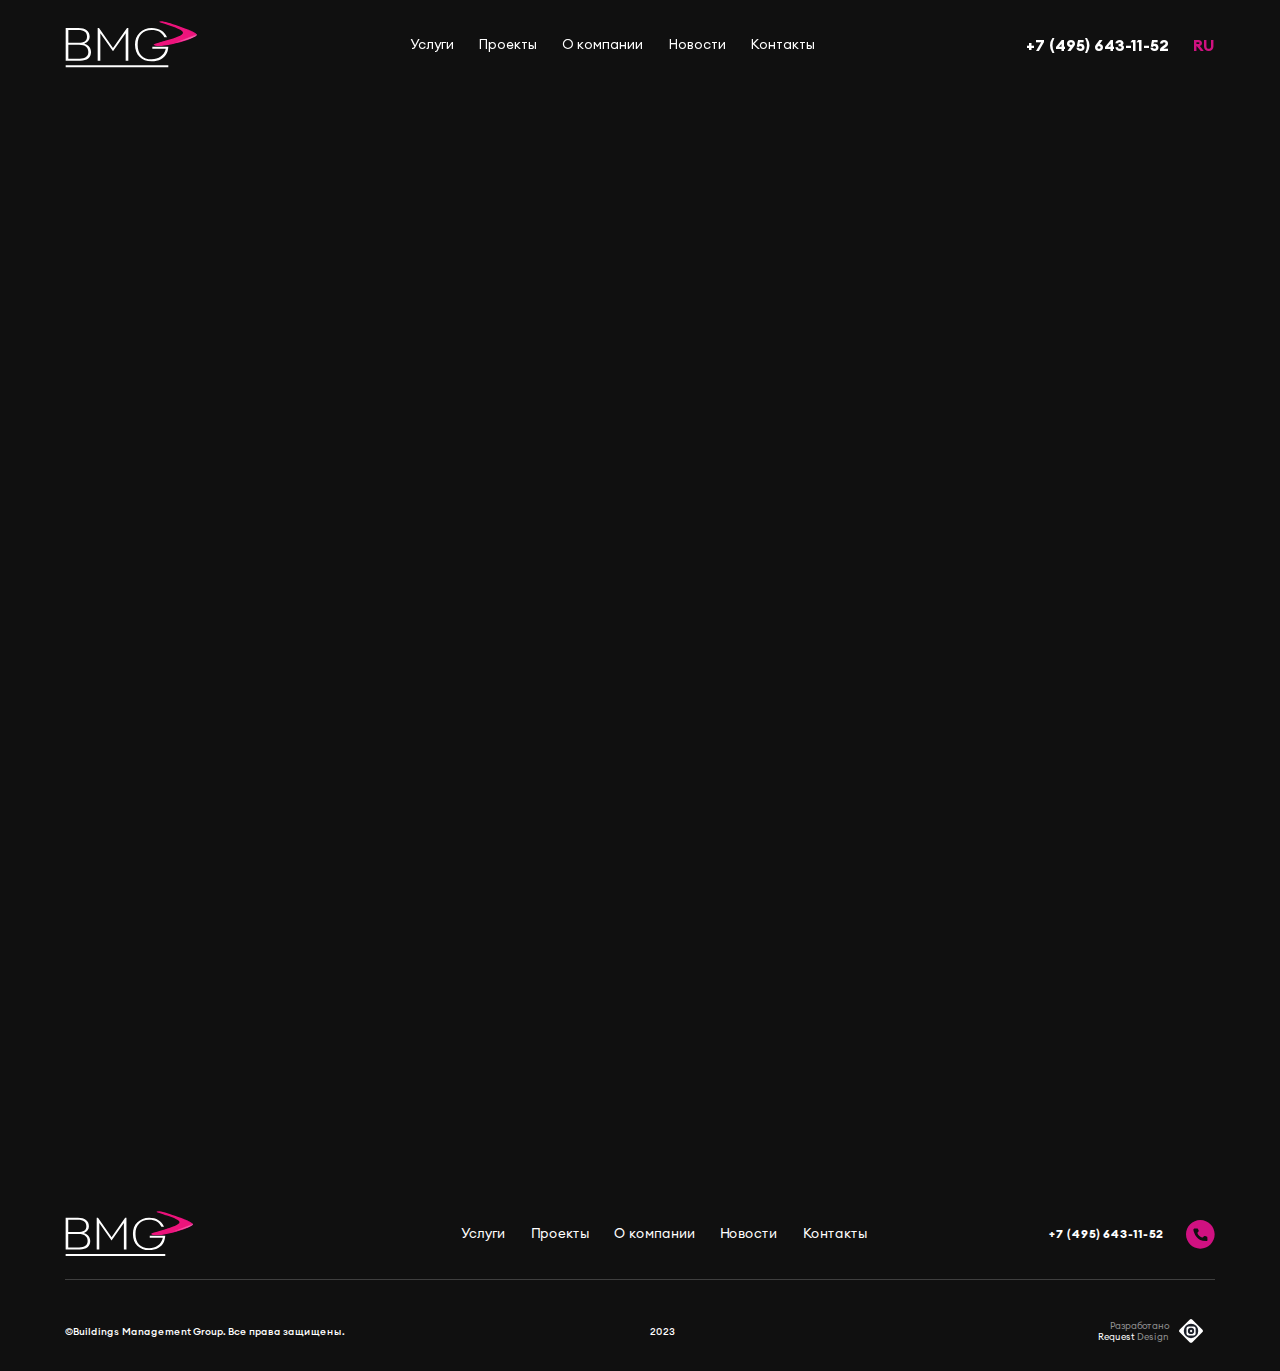
<file: contacts.html>
<!DOCTYPE html>
<html lang="en">
  <head>
    <meta charset="UTF-8" />
    <meta http-equiv="X-UA-Compatible" content="IE=edge" />
    <meta name="viewport" content="width=device-width, initial-scale=1.0" />
    <link rel="stylesheet" href="./css/_set.css" />
    <link rel="stylesheet" href="./css/style.css" />
    <link rel="stylesheet" href="./css/header.css" />
    <link rel="stylesheet" href="./css/footer.css" />
    <!-- <link rel="stylesheet" href="./css/page-home.css" /> -->
    <link rel="stylesheet" href="./css/page-contacts.css" />

    <link rel="stylesheet" href="./css/slider.css" />
    <link rel="stylesheet" href="https://cdn.jsdelivr.net/npm/swiper@9/swiper-bundle.min.css" />

    <link rel="stylesheet" href="./css/slider.css" />
    <script
      src="https://api-maps.yandex.ru/2.1/?lang=ru_RU&apikey=ffac2b37-9f44-43d8-8e3e-92f15073c2d1"
      type="text/javascript"
    ></script>
    <script src="./js/header.js"></script>

    <title>BMG</title>
  </head>
  <body>
    <header class="header">
      <div class="header_container container">
        <div class="header__mob_menu">
          <div class="burger-menu">
            <div class="btn-burger not-active">
              <span></span>
              <span></span>
              <span></span>
            </div>
          </div>
          <a href="./index.html" class="header__logo">
            <svg
              width="200"
              height="73"
              viewBox="0 0 200 73"
              fill="none"
              xmlns="http://www.w3.org/2000/svg"
            >
              <g clip-path="url(#clip0_630_1408)">
                <path
                  d="M5 58V37H21C30.5725 37 35 41.1087 35 48C35 54.5994 30.0576 58 22 58H5ZM5 15H20C28.6507 15 33 18.3908 33 25C33 31.5134 28.4741 34 20 34H5V15ZM39 48C39 42.2838 35.5898 37.7076 30 36H29L30 35C34.0673 33.2685 37 29.7307 37 25C37 16.729 30.6196 12 20 12H1V61H23C33.2577 61 39 56.3843 39 48Z"
                  fill="white"
                />
                <path d="M53 20L72 47L91 20V61H95V12H93L72 42L51 12H49V61H53V20Z" fill="white" />
                <path
                  d="M130 62C140.529 62 149.14 57.5112 153 49C154.134 46.4463 154.758 43.2234 155 40H152H151H131V43H151C150.907 43.4937 151.121 43.5269 151 44C150.96 44.1728 151 44 151 44C148.545 53.182 140.586 59 130 59C116.553 59 109 50.786 109 37C109 23.5164 116.551 15.216 130 15C139.599 15 145.748 18.7192 149 26H153C149.729 17.1928 141.244 12 130 12C122.827 12 116.539 14.6931 112 19C107.264 23.4916 105 29.596 105 37C105 52.0359 114.859 62 130 62Z"
                  fill="white"
                />
                <path d="M1 71H155V68H1V71Z" fill="white" />
                <mask
                  id="mask0_630_1408"
                  style="mask-type: luminance"
                  maskUnits="userSpaceOnUse"
                  x="132"
                  y="2"
                  width="67"
                  height="38"
                >
                  <path
                    d="M141 3C140.991 3.02045 141.009 2.98278 141 3C140.991 3.01938 141.011 2.97847 141 3C140.961 3.08504 140.942 3.12488 141 3C140.839 3.37141 150.135 5.82959 159 9C167.87 12.1736 176.939 15.4011 177 19C176.934 22.8529 165.021 26.7704 154 30C142.979 33.2275 132.557 36.0128 133 37C133.804 38.7946 138.727 39.5372 145 39C151.274 38.4628 159.054 36.8904 167 35C182.892 31.2192 198.191 25.3114 198 22C197.823 18.9566 183.856 13.698 170 9C159.185 5.33223 148.784 2 144 2C142.658 2 141.232 2.50479 141 3ZM141 3C140.994 3.014 141.008 2.986 141 3C141.078 2.83206 141 2 141 2C141 2 141.043 2.90742 141 3Z"
                    fill="white"
                  />
                </mask>
                <g mask="url(#mask0_630_1408)">
                  <path
                    d="M141 3C140.828 3.36925 150.13 5.82744 159 9C167.869 12.1726 176.937 15.4011 177 19C176.932 22.8519 165.022 26.7715 154 30C142.979 33.2296 132.557 36.0128 133 37C133.805 38.7946 138.727 39.5383 145 39C151.274 38.4628 159.054 36.8904 167 35C182.892 31.2192 198.192 25.3114 198 22C197.824 18.9588 183.856 13.6991 170 9C156.144 4.30091 142.047 0.731735 141 3C141.377 2.18506 140.821 3.38755 141 3Z"
                    fill="#BD1176"
                  />
                  <path
                    d="M141 3.00001C140.822 3.38169 141.37 2.19783 141 3.00001C142.048 0.762768 156.395 3.35302 170 8.00001C183.589 12.6438 196.773 18.9843 197 22C197.241 25.2809 182.383 30.8802 167 35C164.159 35.7612 160.992 36.407 158 37C157.883 37.0237 158.125 36.972 158 37C154.353 37.8119 150.304 38.6043 147 39C146.266 39.0852 145.695 38.9353 145 39C143.178 39.1671 141.49 38.9979 140 39C137.576 39.0011 135.2 38.5251 134 38C133.364 37.7251 133.202 37.4378 133 37C132.594 36.0156 143.159 33.2022 154 30C164.843 26.7989 175.937 23.8179 176 20C176.06 16.4334 167.556 12.3262 159 9.00001C157.625 8.46523 156.414 7.50891 155 7.00001C149.497 5.02045 143.967 3.74827 142 3.00001C141.521 2.81779 140.982 3.06686 141 3.00001Z"
                    fill="#D01181"
                  />
                  <path
                    d="M141 3C140.819 3.37576 141.368 2.20962 141 3C142.065 0.790821 156.436 3.40672 170 8C183.534 12.5879 196.724 19.0112 197 22C197.3 25.249 182.084 29.4791 167 34C164.411 34.7763 161.97 36.4018 159 37C158.884 37.0227 158.132 36.9665 158 37C154.351 37.907 150.472 37.5703 147 38C146.244 38.0939 145.72 38.9287 145 39C143.123 39.1792 141.542 38.987 140 39C137.503 39.0162 135.248 38.5204 134 38C133.329 37.7279 133.211 37.4362 133 37C132.626 36.0185 143.17 34.1756 154 31C164.831 27.8266 175.873 23.7813 176 20C176.119 16.4692 167.362 12.4962 159 9C157.716 8.46336 156.407 7.53556 155 7C149.551 4.92363 144.189 3.8163 142 3C141.512 2.81752 140.994 3.07018 141 3Z"
                    fill="#BF1176"
                  />
                  <path
                    d="M141 3.00001C140.821 3.36873 141.36 2.22148 141 3.00001C142.065 0.820118 155.688 3.45857 169 8.00001C182.267 12.5306 195.676 19.0373 196 22C196.351 25.2169 181.512 29.0152 167 34C164.697 34.7915 161.901 35.4096 159 36C158.886 36.0227 159.138 35.9622 159 36C155.406 36.9948 151.588 37.5318 148 38C147.233 38.1006 145.732 38.9222 145 39C143.097 39.1936 141.571 38.9773 140 39C137.468 39.0325 135.279 38.5125 134 38C133.305 37.7308 133.216 37.4347 133 37C132.662 36.0214 143.35 34.1466 154 31C164.65 27.8534 175.809 23.7445 176 20C176.177 16.5031 167.021 12.6862 159 9.00001C157.826 8.46045 156.378 8.56229 155 8.00001C149.69 5.83093 144.377 3.88667 142 3.00001C141.51 2.81727 141.004 3.07354 141 3.00001Z"
                    fill="#C01176"
                  />
                  <path
                    d="M142 3C141.819 3.3595 142.359 2.23227 142 3C143.084 0.850555 155.729 3.5127 169 8C182.211 12.4743 195.623 18.0633 196 21C196.408 24.1857 181.11 27.4569 167 33C164.935 33.811 162.882 35.4153 160 36C159.888 36.0238 160.145 35.9567 160 36C156.401 37.0601 151.759 37.4911 148 38C147.209 38.1061 146.755 38.9188 146 39C144.04 39.209 141.625 38.9664 140 39C137.394 39.0476 135.329 38.5068 134 38C133.268 37.7325 133.223 37.4353 133 37C132.695 36.0244 143.362 34.1186 154 31C164.641 27.8803 175.744 23.7077 176 20C176.238 16.5371 166.784 13.9004 159 10C157.913 9.45533 157.371 8.59015 156 8C150.747 5.73794 144.602 3.95182 142 3C142.016 3.07471 141.5 2.817 142 3Z"
                    fill="#C01177"
                  />
                  <path
                    d="M141 3C140.819 3.35348 141.352 2.24427 141 3C142.084 0.879166 155.98 3.56424 169 8C181.946 12.4162 194.576 18.092 195 21C195.46 24.1531 181.295 29.3915 167 33C165.372 34.158 162.814 35.4102 160 36C159.891 36.0239 160.152 35.9512 160 36C156.459 37.145 151.871 37.4481 148 38C147.198 38.1139 146.769 38.9133 146 39C144.016 39.2255 142.654 38.9555 141 39C138.362 39.0629 135.357 38.5009 134 38C133.245 37.7365 133.229 37.4337 133 37C132.731 36.0263 143.542 34.0913 154 31C164.461 27.9087 174.682 23.6714 175 20C175.295 16.5726 166.404 14.1289 159 10C158.012 9.44919 157.342 8.61695 156 8C150.887 5.64388 144.787 4.02031 142 3C141.499 2.81676 141.028 3.07807 141 3Z"
                    fill="#C11177"
                  />
                  <path
                    d="M142 3C141.818 3.34526 142.35 2.25629 142 3C143.104 0.908913 156.022 3.61914 169 8C181.887 12.3591 194.523 18.1153 195 21C195.517 24.1203 182.114 29.4247 168 33C166.661 34.2388 163.789 35.4029 161 36C160.891 36.0228 161.16 35.9457 161 36C157.455 37.2106 153.045 37.4061 149 38C148.174 38.1205 147.793 38.9055 147 39C144.959 39.2356 142.708 38.9446 141 39C138.284 39.0782 136.409 38.4962 135 38C134.209 37.7394 133.239 37.431 133 37C132.766 36.0294 143.553 34.0617 154 31C164.449 27.9361 174.616 23.6339 175 20C175.358 16.6071 167.784 13.0096 160 10C159.21 9.28452 158.333 8.646 157 8C151.945 5.55172 145.016 4.09223 142 3C142.039 3.08034 141.49 2.81543 142 3Z"
                    fill="#C21177"
                  />
                  <path
                    d="M142 3.00001C141.818 3.33916 142.342 2.26952 142 3.00001C143.104 0.936806 155.273 3.6725 168 8.00001C180.621 12.3025 193.476 18.1444 194 21C194.567 24.0883 181.703 28.4617 168 32C166.972 33.3219 164.724 34.4097 162 35C161.894 35.0228 161.165 35.9402 161 36C157.505 37.2632 153.156 37.3652 149 38C148.164 38.1272 147.806 37.9011 147 38C144.935 38.2489 142.735 38.937 141 39C138.253 39.0989 136.437 38.4892 135 38C134.184 37.7424 133.241 37.4283 133 37C132.801 36.0315 142.734 34.0339 153 31C163.27 27.9661 173.555 24.5959 174 21C174.415 17.6421 167.541 13.9807 160 11C159.332 10.2543 158.306 8.67506 157 8.00001C152.086 5.46177 145.198 4.15988 142 3.00001C142.05 3.08371 141.489 2.81413 142 3.00001Z"
                    fill="#C31177"
                  />
                  <path
                    d="M142 3C141.816 3.33305 142.34 2.28056 142 3C143.123 0.96685 155.316 3.72799 168 7.99999C180.562 12.2426 193.42 17.1723 194 20C194.626 23.0552 181.517 28.4953 168 32C167.267 33.403 165.7 34.4046 163 35C162.895 35.0239 162.173 34.9336 162 35C158.5 36.3202 154.334 37.3208 150 38C149.14 38.135 147.831 37.8944 147 38C144.876 38.2645 142.792 38.9271 141 39C138.176 39.1154 136.489 38.4832 135 38C134.148 37.7431 133.251 37.4288 133 37C132.834 36.0357 142.746 34.0051 153 31C163.257 27.9949 173.486 24.5591 174 21C174.479 17.676 167.421 13.9528 160 11C159.444 10.224 158.301 9.70528 157 8.99999C152.149 6.37258 146.432 4.2299 143 3C142.48 2.81279 142.063 3.08489 142 3Z"
                    fill="#C31177"
                  />
                  <path
                    d="M142 3.00001C141.817 3.32583 142.334 2.29498 142 3.00001C143.123 0.994961 155.567 3.78178 168 8.00001C180.297 12.1845 192.374 17.1984 193 20C193.674 23.0218 181.108 28.5337 168 32C167.574 33.4875 165.633 34.3985 163 35C162.898 35.0229 163.178 34.9292 163 35C159.552 36.3774 154.441 37.283 150 38C149.129 38.1406 147.842 37.8889 147 38C144.853 38.2768 142.819 38.9172 141 39C138.144 39.1308 136.517 38.4773 135 38C134.124 37.7472 133.256 37.425 133 37C132.871 36.0367 142.926 33.9771 153 31C163.077 28.024 173.428 24.5208 174 21C174.536 17.7124 167.178 13.9248 160 11C159.566 10.1936 159.273 9.73338 158 9.00001C153.291 6.28666 146.612 4.29458 143 3.00001C142.477 2.81258 142.074 3.08828 142 3.00001Z"
                    fill="#C41177"
                  />
                  <path
                    d="M142 3C141.819 3.31856 142.326 2.30615 142 3C143.121 1.021 154.817 3.83582 167 8C179.032 12.1249 191.33 17.2268 192 20C192.722 22.987 180.704 27.5657 168 31C167.877 32.5688 165.569 34.4065 163 35C162.901 35.0229 163.184 34.9225 163 35C159.601 36.4259 154.546 37.2363 150 38C149.12 38.1484 148.853 37.8833 148 38C145.831 38.2956 142.844 38.9062 141 39C138.115 39.1473 136.544 38.4702 135 38C134.102 37.7491 133.26 37.4244 133 37C132.907 36.04 143.108 33.9478 153 31C162.898 28.0522 172.368 24.4791 173 21C173.59 17.7446 166.938 13.8954 160 11C159.686 10.16 159.246 9.76258 158 9C153.431 6.2006 146.788 4.3637 143 3C142.478 2.81236 142.085 3.09164 142 3Z"
                    fill="#C51177"
                  />
                  <path
                    d="M142 4C141.817 4.30395 142.324 3.33683 142 4C143.142 2.10403 154.863 5.00401 167 9C178.973 12.9588 191.273 17.3261 192 20C192.782 22.8737 180.512 27.6948 168 31C168.179 32.608 166.545 34.4155 164 35C163.902 35.0234 164.192 34.9192 164 35C160.595 36.4358 155.729 37.2157 151 38C150.094 38.1498 148.88 37.8799 148 38C145.771 38.2965 143.901 38.898 142 39C139.036 39.1583 136.597 39.4538 135 39C134.063 38.7598 133.27 38.4113 133 38C132.941 37.069 143.12 33.8397 153 31C162.885 28.1603 172.298 25.3488 173 22C173.656 18.867 166.815 15.7908 160 13C159.801 12.1551 159.24 10.7716 158 10C153.495 7.19537 147.025 5.39647 143 4C142.468 3.81614 142.097 4.09139 142 4Z"
                    fill="#C61177"
                  />
                  <path
                    d="M142 4C141.819 4.29684 142.317 3.34995 142 4C143.143 2.13177 155.113 5.05714 167 9.00001C178.708 12.9014 190.227 17.3541 191 20C191.827 22.8396 180.108 27.7317 168 31C168.477 32.6895 167.477 34.4117 165 35C164.904 35.0234 164.197 34.9128 164 35C160.644 36.4778 155.83 37.1755 151 38C150.084 38.1553 148.89 37.8755 148 38C145.748 38.3096 143.927 38.8872 142 39C139.007 39.1745 136.623 39.4468 135 39C134.043 38.7649 133.273 38.4107 133 38C132.977 37.0712 142.301 34.8087 152 32C161.705 29.1881 172.24 25.3098 173 22C173.71 18.903 166.576 15.763 160 13C159.919 12.1244 159.214 10.8022 158 10C153.637 7.1168 147.197 5.46182 143 4C142.466 3.81382 142.108 4.09363 142 4Z"
                    fill="#C61177"
                  />
                  <path
                    d="M142 3C141.817 3.28865 142.315 2.36092 142 3C143.165 1.15839 155.157 3.11121 167 7.00001C178.647 10.8409 190.17 16.3798 191 19C191.889 21.8056 179.915 25.7652 168 29C168.785 30.7692 167.454 32.4035 165 33C164.905 33.0224 165.207 33.9063 165 34C161.636 35.521 156.016 36.1309 151 37C150.06 37.163 149.918 36.869 149 37C146.69 37.3302 143.985 37.8764 142 38C138.926 38.1885 136.678 38.441 135 38C134.002 37.7657 133.282 37.409 133 37C133.011 36.0755 142.314 33.7821 152 31C161.693 28.2158 172.17 24.2721 173 21C173.778 17.9356 167.451 14.7331 161 12C161.037 11.0925 160.208 9.83187 159 9.00001C154.702 6.04001 147.442 4.52847 143 3C142.456 2.81254 142.121 3.09587 142 3Z"
                    fill="#C71177"
                  />
                  <path
                    d="M142 3C141.819 3.28362 142.308 2.37412 142 3C143.166 1.18634 154.407 3.16582 166 7C177.382 10.7841 189.126 16.4059 190 19C190.934 21.7722 179.513 25.8002 168 29C169.08 30.8499 168.391 32.4093 166 33C165.908 33.0224 165.212 32.8998 165 33C161.689 34.5684 157.115 36.0884 152 37C151.05 37.1695 149.927 36.8625 149 37C146.668 37.3359 144.011 37.8667 142 38C138.899 38.2047 136.704 38.434 135 38C133.981 37.7686 133.288 37.4062 133 37C133.045 36.0777 142.494 33.7519 152 31C161.513 28.2449 171.114 24.2339 172 21C172.831 17.9719 166.212 14.7072 160 12C160.152 11.0649 160.182 10.8626 159 10C154.842 6.9623 147.611 4.59509 143 3C142.456 2.81128 142.131 3.09916 142 3Z"
                    fill="#C81177"
                  />
                  <path
                    d="M142 3.00001C141.818 3.27539 142.305 2.38733 142 3.00001C143.188 1.21214 154.452 3.2204 166 7.00001C177.318 10.7262 189.066 15.4329 190 18C190.996 20.74 180.314 25.8363 169 29C170.392 30.932 169.366 32.4055 167 33C166.909 33.0235 166.221 32.8943 166 33C162.674 34.6011 157.305 36.0436 152 37C151.024 37.1761 149.953 36.857 149 37C146.605 37.3501 145.07 37.8559 143 38C139.816 38.2199 136.759 38.428 135 38C133.942 37.7705 133.296 37.4056 133 37C133.081 36.0799 142.507 33.724 152 31C161.499 28.2739 171.042 25.1958 172 22C172.899 19.0071 167.085 15.6791 161 13C161.271 12.034 161.176 10.8945 160 10C155.91 6.88858 147.864 4.65445 143 3.00001C142.446 2.81215 142.144 3.10141 142 3.00001Z"
                    fill="#C81177"
                  />
                  <path
                    d="M142 3C141.818 3.26925 142.298 2.39847 142 3C143.187 1.23708 154.704 3.27436 166 7C177.056 10.6669 188.024 15.4614 189 18C190.041 20.7053 178.917 24.8716 168 28C169.684 30.0129 169.3 32.3963 167 33C166.912 33.0224 167.226 32.8878 167 33C163.724 34.6422 157.401 36.0032 152 37C151.016 37.1816 149.964 36.8536 149 37C146.586 37.3697 145.093 37.8451 143 38C139.791 38.2361 136.783 38.422 135 38C133.92 37.7746 133.3 37.4039 133 37C133.115 36.0844 142.689 33.6946 152 31C161.319 28.3033 169.986 25.1551 171 22C171.951 19.0415 166.849 15.6487 161 13C161.386 12.0032 161.151 10.9274 160 10C156.048 6.81819 148.028 4.7234 143 3C142.446 2.80982 142.154 3.10364 142 3Z"
                    fill="#C91178"
                  />
                  <path
                    d="M142 3C141.817 3.26096 142.296 2.41068 142 3C143.212 1.26414 154.751 3.32935 166 7C176.991 10.6086 187.961 15.4855 189 18C190.103 20.6706 179.713 24.9101 169 28C171.004 30.0952 170.278 31.4043 168 32C167.914 32.0225 168.234 32.8813 168 33C164.709 34.6727 158.594 35.9583 153 37C151.989 37.1872 150.99 36.846 150 37C147.522 37.3775 145.154 37.8353 143 38C139.707 38.2524 136.84 38.4171 135 38C133.88 37.7775 133.31 37.4021 133 37C133.152 36.0866 142.703 33.6653 152 31C161.305 28.3326 169.913 25.1156 171 22C172.022 19.0759 166.717 15.6214 161 13C161.508 11.9732 161.145 10.9604 160 10C156.116 6.74647 148.282 4.78933 143 3C142.436 2.80855 142.168 3.10695 142 3Z"
                    fill="#CA1178"
                  />
                  <path
                    d="M142 3C141.82 3.25373 142.288 2.42403 142 3C143.213 1.28813 154 3.38354 165 7C175.728 10.549 186.918 15.5141 188 18C189.146 20.6358 179.316 24.9435 169 28C171.289 30.1754 170.213 31.3994 168 32C167.916 32.0236 168.239 32.8747 168 33C164.755 34.7055 158.688 34.9166 153 36C151.98 36.1938 151 36.8416 150 37C147.504 37.3961 145.176 37.8244 143 38C139.683 38.2677 136.863 38.41 135 38C133.86 37.7805 133.313 37.4004 133 37C133.186 36.0911 141.884 33.6358 151 31C160.126 28.361 169.858 25.078 171 22C172.072 19.1094 166.483 15.593 161 13C161.621 11.9444 162.12 10.9924 161 10C157.253 6.67903 148.442 4.85962 143 3C142.436 2.8073 142.177 3.11028 142 3Z"
                    fill="#CB1178"
                  />
                  <path
                    d="M142 3C141.818 3.24648 142.287 2.43525 142 3C143.239 1.31539 154.05 3.44003 165 7C175.663 10.4903 186.857 14.5417 188 17C189.21 19.6019 179.108 23.9812 169 27C171.618 29.2579 171.189 31.3935 169 32C168.918 32.0236 169.248 31.8671 169 32C165.744 33.7425 159.885 34.8716 154 36C152.954 36.2004 152.028 36.8328 151 37C148.44 37.4051 145.238 37.8157 143 38C139.596 38.2829 136.921 38.404 135 38C133.818 37.7825 133.324 37.3997 133 37C133.222 36.0934 141.897 33.6073 151 31C160.11 28.3906 169.784 25.0359 171 22C172.145 19.1441 166.348 16.5634 161 14C161.746 12.9112 162.113 11.0256 161 10C157.321 6.61042 148.706 4.92252 143 3C142.426 2.80711 142.191 3.11145 142 3Z"
                    fill="#CC1178"
                  />
                  <path
                    d="M142 2.00001C142.279 1.44761 141.821 3.23921 142 3.00001C143.241 1.33958 154.298 3.49573 165 7.00001C175.4 10.4314 185.814 14.5673 187 17C188.252 19.5668 178.716 24.016 169 27C171.898 29.3373 172.132 31.4111 170 32C169.921 32.0215 169.251 31.8616 169 32C165.791 33.7795 159.975 34.8276 154 36C152.946 36.206 152.036 36.8262 151 37C148.421 37.4183 145.26 37.8048 143 38C139.574 38.2982 136.944 38.398 135 38C133.799 37.7866 133.328 37.398 133 37C133.256 36.0969 142.079 33.5775 151 31C159.93 28.4203 168.725 24.9948 170 22C171.19 19.179 166.115 16.5357 161 14C161.856 12.8823 162.087 12.0598 161 11C157.456 7.54722 148.862 4.98652 143 3.00001C142.425 2.80587 142.201 2.11371 142 2.00001Z"
                    fill="#CC1278"
                  />
                  <path
                    d="M142 2C141.823 2.23191 142.273 1.46103 142 2C143.244 0.364834 153.547 3.55036 164 7C174.14 10.3723 184.773 14.595 186 17C187.293 19.5317 178.325 24.0539 169 27C172.171 29.4222 172.068 31.4041 170 32C169.922 32.0215 169.257 31.8551 169 32C165.833 33.8016 160.062 34.7846 154 36C152.938 36.2126 152.046 36.8218 151 37C148.405 37.4327 146.279 37.7928 144 38C140.551 38.3135 136.965 38.3919 135 38C133.78 37.7896 133.331 37.3962 133 37C133.289 36.0992 142.259 33.5478 151 31C159.751 28.449 168.676 25.9558 170 23C171.243 20.2117 165.886 16.507 161 14C161.966 12.8523 162.061 12.0941 161 11C157.589 7.48487 149.016 5.05175 143 3C142.425 2.8046 142.211 2.11703 142 2Z"
                    fill="#CD1278"
                  />
                  <path
                    d="M142 2.00001C141.822 2.22567 142.27 1.47238 142 2.00001C143.269 0.390251 153.598 3.60641 164 7.00001C174.071 10.3119 184.708 14.6219 186 17C187.357 19.4974 178.112 23.09 169 26C172.506 28.5038 173.042 30.3993 171 31C170.924 31.0226 170.266 31.8463 170 32C166.821 33.8376 161.263 34.7406 155 36C153.911 36.2192 152.075 36.8173 151 37C148.339 37.4513 146.343 37.7829 144 38C140.464 38.3288 137.026 38.3869 135 38C133.738 37.7926 133.34 37.3944 133 37C133.326 36.1027 142.275 33.5189 151 31C159.736 28.479 168.602 25.9154 170 23C171.318 20.2479 166.749 17.4759 162 15C163.094 13.8212 163.055 12.1294 162 11C158.656 7.42158 149.282 5.11698 143 3.00001C142.414 2.80228 142.224 2.11929 142 2.00001Z"
                    fill="#CE1178"
                  />
                  <path
                    d="M142 2C141.824 2.21834 142.263 1.48481 142 2C143.271 0.414635 153.844 3.66148 164 7C173.81 10.2514 183.668 14.6499 185 17C186.396 19.4619 177.725 23.1261 169 26C172.776 28.5856 172.978 30.3923 171 31C170.926 31.0237 171.271 30.8376 171 31C167.867 32.8682 161.347 34.6986 155 36C153.904 36.2248 153.082 36.8118 152 37C149.324 37.4646 146.363 37.7709 144 38C140.443 38.3442 137.046 38.3807 135 38C133.72 37.7967 133.344 37.3915 133 37C133.358 36.1051 141.456 33.4867 150 31C158.555 28.5079 167.555 25.8739 169 23C170.368 20.2832 165.52 17.448 161 15C162.201 13.79 163.028 12.1648 162 11C158.787 7.3614 149.431 5.18337 143 3C142.416 2.80102 142.234 2.12154 142 2Z"
                    fill="#CE1278"
                  />
                  <path
                    d="M142 2C141.824 2.211 142.261 1.49834 142 2C143.301 0.439041 153.898 3.71767 164 7.00001C173.74 10.1919 183.601 13.679 185 16C186.461 18.4276 178.506 22.1634 170 25C174.118 27.6666 173.955 30.3832 172 31C171.928 31.0226 172.278 30.8321 172 31C168.847 32.8915 161.553 34.6533 155 36C153.875 36.2304 153.112 36.8041 152 37C149.257 37.4726 146.428 37.7599 144 38C140.355 38.3596 137.107 38.3736 135 38C133.677 37.7976 133.355 37.3908 133 37C133.398 36.1086 141.472 33.4577 150 31C158.54 28.538 167.48 25.8356 169 23C170.445 20.3195 166.379 17.42 162 15C163.331 13.7609 164.022 12.2025 163 11C159.855 7.30536 149.706 5.24456 143 3C142.405 2.79977 142.248 2.12381 142 2Z"
                    fill="#CF1278"
                  />
                  <path
                    d="M143 2C142.827 2.20471 143.253 1.51086 143 2C144.304 0.463623 154.144 3.77425 164 7.00001C173.48 10.132 183.563 13.7051 185 16C186.499 18.3929 178.122 22.2009 170 25C174.382 27.7506 174.896 30.3923 173 31C172.931 31.0216 173.283 30.8255 173 31C169.891 32.921 163.633 34.608 157 36C155.869 36.2381 154.12 36.7985 153 37C150.243 37.4859 147.445 37.75 145 38C141.335 38.376 138.125 38.3674 136 38C134.66 37.8007 134.358 37.3879 134 37C134.429 36.1122 142.652 33.4285 151 31C159.359 28.5694 167.432 25.7959 169 23C170.495 20.3561 167.153 17.3897 163 15C164.436 13.7297 164.995 13.2379 164 12C160.982 8.2474 150.848 5.31319 144 3C143.404 2.79853 143.256 2.12606 143 2Z"
                    fill="#D01278"
                  />
                  <path
                    d="M143 2.00001C142.864 2.22493 143.251 1.52206 143 2.00001C144.58 0.744579 154.199 3.82413 164 7.00001C173.407 10.0818 183.494 13.727 185 16C186.565 18.3649 178.899 22.2285 171 25C175.732 27.8407 175.871 29.3836 174 30C173.931 30.0227 174.291 30.8183 174 31C170.872 32.9518 163.842 34.5575 157 36C155.841 36.2455 155.15 35.7924 154 36C151.173 36.5028 148.511 37.7383 146 38C142.244 38.3914 139.188 38.3623 137 38C135.615 37.8032 134.368 37.3871 134 37C134.468 36.1122 142.669 34.4038 151 32C159.341 29.5919 167.349 26.7574 169 24C170.568 21.3799 167.008 18.367 163 16C164.569 14.6959 165.988 13.2792 165 12C162.049 8.17965 152.126 5.38651 145 3.00001C144.395 2.79672 143.271 2.12977 143 2.00001Z"
                    fill="#D11278"
                  />
                  <path
                    d="M143 2C142.866 2.21865 143.245 1.53349 143 2C144.586 0.782303 154.446 2.87836 164 6C173.149 9.0199 182.456 13.754 184 16C185.602 18.3282 178.519 21.2669 171 24C175.99 26.9236 176.814 29.3874 175 30C174.935 30.0217 174.295 30.8095 174 31C170.918 32.9851 163.918 34.5128 157 36C155.834 36.2511 155.156 35.7857 154 36C151.161 36.5152 148.529 37.7272 146 38C142.227 38.407 139.205 38.355 137 38C135.598 37.8063 134.372 37.3853 134 37C134.499 36.1157 142.852 34.3748 151 32C159.162 29.622 167.302 26.719 169 24C170.614 21.4152 166.784 18.338 163 16C164.671 14.6654 165.96 13.3162 165 12C162.172 8.12393 152.265 5.45272 145 3C144.395 2.79651 143.28 2.13206 143 2Z"
                    fill="#D21279"
                  />
                  <path
                    d="M143 2.00001C142.867 2.21344 143.242 1.54715 143 2.00001C144.623 0.82127 154.502 2.93399 164 6.00001C173.073 8.95985 182.386 12.7834 184 15C185.67 17.2936 178.288 21.3034 171 24C176.346 27.0064 177.789 29.3803 176 30C175.936 30.0217 175.303 29.8039 175 30C171.895 32.0054 165.132 34.4648 158 36C156.806 36.2579 155.187 35.7801 154 36C151.09 36.5363 148.595 37.7162 146 38C142.134 38.4236 139.269 38.3499 137 38C135.554 37.8115 134.382 37.3835 134 37C134.539 36.1181 142.869 34.3445 151 32C159.144 29.6512 167.222 26.676 169 24C170.694 21.4508 166.637 18.3076 163 16C164.808 14.6349 165.951 13.3543 165 12C162.239 8.07052 152.55 5.51891 145 3.00001C144.384 2.79525 143.294 2.13543 143 2.00001Z"
                    fill="#D21279"
                  />
                  <path
                    d="M143 2.00001C142.869 2.20713 143.236 1.55974 143 2.00001C144.627 0.860306 153.749 2.99189 163 6.00001C171.815 8.89969 181.348 12.8106 183 15C184.705 17.2588 177.912 21.3411 171 24C176.599 27.0905 177.727 29.3765 176 30C175.938 30.0228 175.307 29.794 175 30C171.943 32.0398 165.203 34.42 158 36C156.799 36.2646 156.193 35.7734 155 36C152.078 36.5444 148.611 37.704 146 38C142.119 38.4392 139.286 38.3416 137 38C135.538 37.8113 134.385 37.3839 134 37C134.57 36.1206 142.05 34.313 150 32C157.963 29.6805 166.178 26.6362 168 24C169.739 21.4864 166.416 19.2783 163 17C164.908 15.6033 165.923 13.3913 165 12C162.36 8.01593 152.684 5.57762 145 3.00001C144.384 2.79397 143.303 2.13773 143 2.00001Z"
                    fill="#D31279"
                  />
                  <path
                    d="M143 2.00001C143.233 1.57235 143.871 2.20082 144 2.00001C145.667 0.897202 153.807 3.0476 163 6.00001C171.737 8.83845 181.277 12.8389 183 15C184.773 17.223 177.675 20.3776 171 23C176.964 26.1728 178.708 29.3813 177 30C176.939 30.0228 177.316 29.7884 177 30C173.922 32.0634 166.422 34.374 159 36C157.769 36.2692 156.225 35.7688 155 36C152.009 36.5644 148.68 37.6939 146 38C142.023 38.4537 139.35 38.3354 137 38C135.492 37.8166 134.395 37.3821 134 37C134.61 36.1251 142.069 34.2849 150 32C157.945 29.7119 166.097 26.5931 168 24C169.821 21.5209 167.262 19.2491 164 17C166.047 15.5727 166.912 13.4295 166 12C163.425 7.96216 152.976 5.64307 145 3.00001C144.372 2.79269 143.319 2.14003 143 2.00001Z"
                    fill="#D41279"
                  />
                  <path
                    d="M143 2C142.874 2.19448 143.225 1.58607 143 2C144.67 0.935299 154.053 3.10358 163 6C171.479 8.77801 180.241 12.8673 182 15C183.807 17.1892 177.303 20.4154 171 23C177.208 26.2571 178.649 28.371 177 29C176.942 29.0217 177.321 29.7805 177 30C173.965 32.0892 166.489 33.3291 159 35C157.765 35.276 156.23 35.7621 155 36C151.997 36.5715 149.694 37.6828 147 38C143.01 38.4683 139.366 38.3292 137 38C135.477 37.8175 134.399 37.3803 134 37C134.639 36.1276 142.252 34.2554 150 32C157.764 29.7424 166.053 26.5531 168 24C169.864 21.5555 167.044 19.2196 164 17C166.145 15.5409 166.884 14.4699 166 13C163.542 8.91176 153.104 5.70848 145 3C144.375 2.79141 143.327 2.14341 143 2Z"
                    fill="#D51279"
                  />
                  <path
                    d="M144 2C143.873 2.18921 144.223 1.59875 144 2C145.709 0.974579 154.113 3.16296 163 6C171.398 8.71744 180.167 11.897 182 14C183.877 16.1552 178.061 19.4533 172 22C178.581 25.3405 179.485 28.0844 178 29C177.94 29.012 178.329 29.7727 178 30C174.945 32.1161 167.711 33.2819 160 35C158.734 35.2827 157.262 35.7553 156 36C152.925 36.585 149.765 37.6716 147 38C142.914 38.4839 139.432 38.323 137 38C135.432 37.8217 134.41 37.3784 134 37C134.682 36.1323 142.271 34.2238 150 32C157.744 29.7719 165.97 27.5108 168 25C169.948 22.5903 166.888 19.19 164 17C166.287 15.5103 167.874 14.5093 167 13C164.607 8.86133 153.397 5.77942 145 3C144.363 2.78905 144.341 2.1468 144 2Z"
                    fill="#D51279"
                  />
                  <path
                    d="M143 2C143.217 1.61253 143.877 2.18394 144 2C145.713 1.01392 153.367 3.20175 162 6C170.148 8.64043 179.133 11.9255 181 14C182.908 16.1202 176.691 19.4902 171 22C177.818 25.4252 179.421 28.0749 178 29C177.943 29.012 178.332 28.7638 178 29C174.987 31.143 167.773 33.2357 160 35C158.731 35.2884 157.266 35.7497 156 36C152.916 36.5997 149.777 37.655 147 38C142.902 38.492 139.444 38.3167 137 38C135.416 37.8237 134.412 37.3766 134 37C134.71 36.1347 142.454 34.1931 150 32C157.563 29.8015 164.93 27.4685 167 25C168.99 22.6262 166.672 20.1594 164 18C166.381 16.4795 167.842 14.5477 167 13C164.719 8.8097 153.522 5.83961 145 3C144.364 2.78777 143.351 2.14911 143 2Z"
                    fill="#D61279"
                  />
                  <path
                    d="M144 2.00001C143.876 2.17649 144.214 1.62307 144 2.00001C145.751 1.05222 153.423 3.2754 162 6.00001C170.058 8.59497 179.057 11.9541 181 14C182.979 16.0851 177.442 19.5271 172 22C179.198 25.5079 180.386 28.0631 179 29C178.944 29.0109 179.341 28.756 179 29C175.967 31.1679 168 33.1872 160 35C158.699 35.2952 157.299 35.7429 156 36C152.843 36.6133 149.848 36.6438 147 37C142.804 37.5066 139.512 38.3105 137 38C135.369 37.8268 134.422 37.3748 134 37C134.753 36.1372 142.474 34.1625 150 32C157.54 29.8332 164.845 27.4283 167 25C169.075 22.6643 166.512 20.1298 164 18C166.526 16.4487 168.83 14.5884 168 13C165.783 8.75677 153.823 5.91199 145 3.00001C144.353 2.78539 144.366 2.15144 144 2.00001Z"
                    fill="#D71279"
                  />
                  <path
                    d="M144 2C143.881 2.17008 144.206 1.63586 144 2C145.755 1.09075 153.673 3.31693 162 6C169.808 8.51627 178.023 11.982 180 14C182.009 16.0497 177.078 18.5666 172 21C179.427 24.5923 181.321 27.0515 180 28C179.946 28.0098 179.343 28.7493 179 29C176.009 31.1947 168.058 33.1433 160 35C158.695 35.3009 157.304 35.7373 156 36C152.836 36.6269 149.859 36.638 147 37C142.796 37.531 139.526 38.3042 137 38C135.357 37.8299 134.425 37.3718 134 37C134.781 36.1409 141.658 34.1325 149 32C156.359 29.8631 163.806 27.3865 166 25C168.115 22.6985 166.299 20.1009 164 18C166.618 16.417 168.799 14.6288 168 13C165.893 8.70666 153.938 5.97526 145 3C144.355 2.78414 144.374 2.15373 144 2Z"
                    fill="#D81279"
                  />
                  <path
                    d="M144 2C143.88 2.16369 144.204 1.65081 144 2C145.791 1.12921 153.755 3.37343 162 6C169.71 8.45526 176.951 11.0118 179 13C181.077 15.0155 176.815 18.6026 172 21C179.803 24.6763 182.284 27.0397 181 28C180.948 28.0098 180.351 28.7403 180 29C176.992 31.2196 169.277 33.0991 161 35C159.666 35.3066 158.334 35.7316 157 36C153.766 36.6416 150.926 36.6224 148 37C143.702 37.5402 139.588 38.2979 137 38C135.31 37.8341 134.436 37.3699 134 37C134.824 36.1434 141.692 34.1006 149 32C156.324 29.8939 163.723 27.345 166 25C168.199 22.7346 167.132 21.0701 165 19C167.761 17.3861 168.784 15.6707 168 14C165.961 9.65802 154.234 6.03033 145 3C144.344 2.78503 144.389 2.15605 144 2Z"
                    fill="#D81279"
                  />
                  <path
                    d="M144 3.00001C143.884 3.1529 144.197 2.67192 144 3.00001C145.79 2.19095 153.01 4.50275 161 7.00001C168.443 9.32632 175.921 12.0963 178 14C180.102 15.925 176.447 18.7066 172 21C180.01 24.6567 182.219 27.0572 181 28C180.951 28.0106 180.352 28.7399 180 29C177.04 31.184 169.313 33.1026 161 35C159.666 35.3047 158.335 35.7335 157 36C153.766 36.6381 150.931 36.6273 148 37C143.704 37.5479 139.595 38.2846 137 38C135.302 37.8418 134.437 37.3599 134 37C134.848 36.1718 141.887 34.0131 149 32C156.131 29.9827 163.692 28.2382 166 26C168.235 23.8319 165.918 20.9834 164 19C166.846 17.3989 168.751 15.6617 168 14C166.07 9.72961 154.326 7.0154 145 4.00001C144.347 3.78872 144.396 3.15503 144 3.00001Z"
                    fill="#D91279"
                  />
                  <path
                    d="M144 3C143.884 3.14665 144.193 2.68438 144 3C145.827 2.22956 153.098 4.55902 161 7C168.338 9.2667 175.848 12.1244 178 14C180.171 15.8916 176.178 18.7439 172 21C180.387 24.7385 183.18 27.0446 182 28C181.951 28.0074 181.362 27.7311 181 28C178.026 30.2083 170.528 33.0564 162 35C160.637 35.3103 159.365 35.728 158 36C154.698 36.6514 150.997 36.61 148 37C143.611 37.5547 139.659 38.2784 137 38C135.258 37.8448 134.447 37.3571 134 37C134.891 36.1743 141.927 33.983 149 32C156.09 30.0117 163.609 28.1987 166 26C168.318 23.8672 166.747 21.9532 165 20C167.99 18.3688 169.735 16.7014 169 15C167.136 10.6802 154.615 7.08496 145 4C144.335 3.78746 144.411 3.15728 144 3Z"
                    fill="#DA1279"
                  />
                  <path
                    d="M144 3C143.887 3.14146 144.186 2.69902 144 3C145.824 2.26828 153.348 3.61446 161 6C168.076 8.20687 174.821 11.1547 177 13C179.194 14.8591 175.821 17.7814 172 20C180.587 23.8213 183.117 27.0364 182 28C181.955 28.0096 181.362 27.7245 181 28C178.071 30.2324 170.565 33.0133 162 35C160.637 35.3159 159.366 35.7214 158 36C154.697 36.6647 151.002 36.599 148 37C143.612 37.569 139.666 38.2723 137 38C135.247 37.849 134.449 37.3563 134 37C134.915 36.1779 142.117 34.9516 149 33C155.902 31.0409 162.578 28.1569 165 26C167.353 23.9037 165.539 21.925 164 20C167.07 18.3398 169.701 16.74 169 15C167.24 10.632 154.707 7.14279 145 4C144.339 3.78623 144.418 3.15953 144 3Z"
                    fill="#DB127A"
                  />
                  <path
                    d="M144 3.00001C143.888 3.13625 144.182 2.71049 144 3.00001C145.862 2.30602 153.439 3.67005 161 6.00001C167.965 8.14582 174.747 11.1831 177 13C179.262 14.8254 175.544 17.818 172 20C180.965 23.9031 184.076 27.024 183 28C182.957 28.0085 182.372 27.7148 182 28C179.058 30.2586 170.778 32.9638 162 35C160.608 35.3236 159.396 35.7148 158 36C154.629 36.677 151.068 36.5892 148 37C143.522 37.5844 139.728 38.2661 137 38C135.204 37.8499 134.46 37.3534 134 37C134.96 36.1804 142.161 34.9212 149 33C155.857 31.0713 162.496 28.1171 165 26C167.437 23.9404 166.364 21.8957 165 20C168.215 18.3087 169.682 16.7797 169 15C167.306 10.5838 154.995 7.21235 145 4.00001C144.329 3.78394 144.432 3.16286 144 3.00001Z"
                    fill="#DC127A"
                  />
                  <path
                    d="M144 3C143.89 3.12889 144.176 2.72197 144 3C145.858 2.3438 152.685 3.72675 160 6C166.714 8.08576 173.72 11.2136 176 13C178.285 14.7907 175.197 17.8535 172 20C181.16 23.984 184.015 26.0146 183 27C182.958 27.0085 182.373 27.7071 182 28C179.102 30.2828 170.814 32.9206 162 35C160.607 35.3292 159.397 35.7092 158 36C154.63 36.6924 151.072 36.5792 148 37C143.522 37.6008 139.734 38.2578 137 38C135.195 37.853 134.461 37.3537 134 37C134.983 36.1851 141.347 34.8919 148 33C154.674 31.1007 161.467 29.0772 164 27C166.472 24.975 166.163 22.8652 165 21C168.294 19.2775 169.648 16.8184 169 15C167.406 10.5334 155.085 7.26712 145 4C144.331 3.78375 144.44 3.16511 144 3Z"
                    fill="#DC137A"
                  />
                  <path
                    d="M144 3C143.892 3.12367 144.172 2.73561 144 3C145.894 2.38379 152.781 3.78357 160 6C166.598 8.02453 173.648 11.2441 176 13C178.355 14.758 174.914 16.8923 172 19C181.54 23.0683 184.973 26.0021 184 27C183.96 27.0075 183.381 27.6983 183 28C180.089 30.3081 172.029 32.8731 163 35C161.579 35.3348 160.427 35.7036 159 36C155.563 36.7058 152.138 36.5672 149 37C144.432 37.6162 139.796 38.2527 137 38C135.15 37.8561 134.471 37.3497 134 37C135.026 36.1876 141.395 34.8614 148 33C154.627 31.1322 161.384 29.0363 164 27C166.555 25.0096 165.984 22.8358 165 21C168.438 19.2484 170.628 16.8582 170 15C168.472 10.484 155.377 7.33371 145 4C144.322 3.78252 144.454 3.16631 144 3Z"
                    fill="#DD137A"
                  />
                  <path
                    d="M144 3C143.893 3.11736 144.169 2.7482 144 3C145.932 2.42173 152.88 3.84057 160 6C166.478 7.96418 172.573 10.2737 175 12C177.423 13.7252 175.628 16.9313 173 19C182.923 23.1513 185.93 25.9928 185 27C184.961 27.0075 184.39 26.6895 184 27C181.072 29.3323 173.242 32.8288 164 35C162.55 35.3403 160.456 34.6981 159 35C155.495 35.7202 152.205 36.5551 149 37C144.342 37.6316 139.858 38.2465 137 38C135.105 37.8592 134.481 37.3489 134 37C135.069 36.1913 141.445 34.8319 148 33C154.574 31.1628 161.304 28.9951 164 27C166.64 25.0465 165.802 22.8063 165 21C168.586 19.2172 171.607 17.898 171 16C169.539 11.4336 156.67 7.39384 146 4C145.31 3.78021 144.47 3.16964 144 3Z"
                    fill="#DE137A"
                  />
                  <path
                    d="M144 3.00001C143.895 3.10999 144.163 2.76083 144 3.00001C145.929 2.45973 152.119 3.89762 159 6.00001C165.231 7.90487 171.548 10.3034 174 12C176.446 13.6913 174.289 15.967 172 18C182.111 22.2325 185.871 25.9803 185 27C184.964 27.0075 184.39 26.6829 184 27C181.114 29.3565 173.274 31.7834 164 34C162.55 34.346 160.458 34.6914 159 35C155.496 35.7314 152.207 36.5441 149 37C144.343 37.6471 139.864 38.2392 137 38C135.098 37.8623 134.483 37.346 134 37C135.093 36.1949 141.624 34.8013 148 33C154.395 31.1934 160.273 28.955 163 27C165.673 25.0834 165.607 22.7767 165 21C168.662 19.1859 171.573 17.938 171 16C169.634 11.3841 156.752 7.45844 146 4.00001C145.314 3.77898 144.476 3.17298 144 3.00001Z"
                    fill="#DF137A"
                  />
                  <path
                    d="M144 3C143.896 3.10364 144.159 2.77347 144 3C145.965 2.4978 152.222 3.95487 159 6C165.107 7.84211 171.473 10.3331 174 12C176.513 13.6583 174.997 16.0051 173 18C183.496 22.3157 186.828 24.971 186 26C185.964 26.0064 185.398 26.672 185 27C182.102 29.3806 173.488 31.7358 164 34C162.522 34.3526 161.487 34.6859 160 35C156.429 35.7458 152.272 36.5341 149 37C144.254 37.6635 139.926 38.2319 137 38C135.052 37.8654 134.493 37.3451 134 37C135.135 36.1986 141.679 34.7705 148 33C154.342 31.2231 160.191 28.9148 163 27C165.758 25.1194 166.422 23.747 166 22C169.809 20.1579 171.55 17.9767 171 16C169.7 11.3317 157.044 7.52821 146 4C145.304 3.77775 144.491 3.17523 144 3Z"
                    fill="#DF137A"
                  />
                  <path
                    d="M144 3.00001C143.899 3.09838 144.153 2.78616 144 3.00001C145.962 2.53595 152.455 4.01225 159 6.00001C164.867 7.78141 170.448 10.3651 173 12C175.535 13.6253 173.667 16.0422 172 18C182.678 22.3979 186.77 24.9585 186 26C185.968 26.0064 185.398 26.6643 185 27C182.141 29.4037 173.518 31.6893 164 34C162.521 34.3593 161.489 34.6792 160 35C156.43 35.7603 152.275 36.5242 149 37C144.255 37.6779 139.933 38.2267 137 38C135.044 37.8674 134.494 37.3443 134 37C135.159 36.2013 141.855 34.7386 148 33C154.166 31.2518 160.164 28.8734 163 27C165.789 25.1577 165.232 23.7173 165 22C168.884 20.1267 171.517 18.0166 171 16C169.79 11.2824 157.125 7.59381 146 4.00001C145.308 3.77654 144.497 3.17751 144 3.00001Z"
                    fill="#E0137A"
                  />
                  <path
                    d="M144 3C143.9 3.09308 144.148 2.79992 144 3C145.999 2.57523 152.561 4.06876 159 6C164.741 7.72046 170.373 9.39509 173 11C175.603 12.591 174.372 15.0795 173 17C184.066 21.4787 187.727 24.9493 187 26C186.97 26.0064 186.406 26.6544 186 27C183.129 29.4288 174.733 31.6451 165 34C163.494 34.3648 161.518 34.6737 160 35C156.362 35.7746 153.342 36.5132 150 37C145.166 37.6933 140.995 38.2204 138 38C136 37.8727 134.504 37.3424 134 37C135.202 36.205 140.912 34.7098 147 33C153.111 31.2849 159.083 29.8317 162 28C164.875 26.1939 166.045 23.6873 166 22C170.032 20.0944 172.492 18.0564 172 16C170.856 11.2313 157.426 7.63457 146 4C145.298 3.77638 144.513 3.18082 144 3Z"
                    fill="#E1137A"
                  />
                  <path
                    d="M144 3.00001C143.901 3.08672 144.144 2.81267 144 3.00001C146.035 2.61356 152.672 4.12774 159 6.00001C164.61 7.66033 170.298 9.4264 173 11C175.673 12.5576 174.072 15.1181 173 17C184.455 21.5613 188.68 24.9381 188 26C187.971 26.0054 187.415 25.6467 187 26C184.116 28.4536 174.947 31.5989 165 34C163.465 34.3704 162.547 34.6671 161 35C157.296 35.7879 153.409 36.5012 150 37C145.077 37.7087 141.055 38.2141 138 38C135.954 37.8748 134.516 37.3404 134 37C135.248 36.2089 140.972 34.6775 147 33C153.052 31.314 158.999 29.7931 162 28C164.96 26.2305 165.856 24.656 166 23C170.181 21.0656 172.469 19.0949 172 17C170.923 12.1796 157.718 7.70173 146 4.00001C145.286 3.77414 144.529 3.18306 144 3.00001Z"
                    fill="#E2137A"
                  />
                  <path
                    d="M144 3C143.904 3.08033 144.138 2.82436 144 3C146.032 2.65193 151.898 4.18573 158 6C163.375 7.60008 169.275 9.45776 172 11C174.693 12.5251 173.751 14.1557 173 16C184.63 20.6428 188.624 24.9269 188 26C187.973 26.0043 187.415 25.6391 187 26C184.154 28.4762 174.979 31.5528 165 34C163.465 34.3759 162.547 34.6626 161 35C157.297 35.8033 153.41 36.4891 150 37C145.078 37.724 141.062 38.2078 138 38C135.948 37.8779 134.515 37.3374 134 37C135.268 36.2117 141.143 34.6451 147 33C152.881 31.3453 158.973 29.7511 162 28C164.991 26.2693 165.67 24.6269 166 23C170.252 21.0347 172.434 19.1313 172 17C171.009 12.1269 157.794 7.76457 146 4C145.29 3.77295 144.534 3.18529 144 3Z"
                    fill="#E2137B"
                  />
                  <path
                    d="M144 3.00001C143.905 3.07394 144.135 2.83821 144 3.00001C146.067 2.69248 152.012 4.24376 158 6.00001C163.242 7.53551 168.201 9.49022 171 11C173.763 12.4905 173.446 14.1945 173 16C185.022 20.7244 189.579 23.9167 189 25C188.975 25.0054 188.422 25.6303 188 26C185.141 28.501 176.191 31.5076 166 34C164.437 34.3815 162.577 34.6571 161 35C157.229 35.8165 153.476 36.4803 150 37C144.989 37.7394 141.123 38.2004 138 38C135.903 37.8789 134.527 37.3365 134 37C135.313 36.2156 141.205 34.6159 147 33C152.82 31.3766 158.89 29.7112 162 28C165.077 26.307 165.48 24.5945 166 23C170.403 21.0027 173.407 19.1699 173 17C172.076 12.0742 158.088 7.83396 146 4.00001C145.28 3.77177 144.55 3.1886 144 3.00001Z"
                    fill="#E3137B"
                  />
                  <path
                    d="M144 3C143.908 3.06754 144.128 2.85098 144 3C146.066 2.73091 151.231 4.30185 157 6C162.013 7.47623 167.177 8.52055 170 10C172.783 11.458 173.132 14.2322 173 16C185.193 20.8061 189.523 23.9076 189 25C188.978 25.0054 189.422 25.6216 189 26C186.18 28.5258 176.215 31.4421 166 34C164.436 34.3849 162.578 34.6516 161 35C157.231 35.8298 153.479 36.4683 150 37C144.992 37.7547 141.128 38.193 138 38C135.896 37.8831 134.525 37.3334 134 37C135.333 36.2195 141.37 34.5834 147 33C152.653 31.4069 157.864 29.6703 161 28C164.107 26.3447 165.298 24.5663 166 23C170.472 20.9759 173.374 19.2095 173 17C172.157 12.0224 158.163 7.89589 146 4C145.282 3.7695 144.555 3.19083 144 3Z"
                    fill="#E4137B"
                  />
                  <path
                    d="M144 3.00001C143.909 3.06115 144.124 2.8638 144 3.00001C146.101 2.76941 151.347 4.35898 157 6.00001C161.875 7.41473 167.103 8.55312 170 10C172.852 11.4244 172.824 13.271 173 15C185.584 19.8899 190.477 23.8974 190 25C189.978 25.0043 190.429 24.6128 190 25C187.165 27.5495 177.428 31.3969 167 34C165.408 34.3915 163.607 34.6439 162 35C158.165 35.842 154.544 36.4584 151 37C145.904 37.769 141.19 38.1888 138 38C135.85 37.8852 134.537 37.3325 134 37C135.379 36.2224 141.434 34.5509 147 33C152.588 31.4373 157.781 29.6303 161 28C164.193 26.3837 165.105 25.5349 166 24C170.622 21.9439 173.346 19.246 173 17C172.224 11.9697 158.457 7.95779 146 4.00001C145.272 3.76834 144.57 3.19415 144 3.00001Z"
                    fill="#E5137B"
                  />
                  <path
                    d="M144 3C143.911 3.05473 144.118 2.87659 144 3C146.098 2.80791 151.564 4.41823 157 6C161.653 7.35319 166.08 8.58563 169 9.99999C171.872 11.3918 172.52 13.3088 173 15C185.751 19.9706 190.423 23.8861 190 25C189.981 25.0043 190.431 24.604 190 25C187.202 27.5733 177.456 31.3516 167 34C165.409 34.397 163.607 34.6384 162 35C158.167 35.8553 154.546 36.4473 151 37C145.905 37.7855 141.195 38.1824 138 38C135.845 37.8905 134.539 37.3294 134 37C135.399 36.2274 140.598 34.5217 146 33C151.427 31.4708 156.756 30.5882 160 29C163.223 27.4204 164.928 25.5045 166 24C170.69 21.9139 173.313 19.2857 173 17C172.304 11.9145 158.533 8.01343 146 4C145.276 3.76928 144.577 3.1953 144 3Z"
                    fill="#E6137B"
                  />
                  <path
                    d="M144 3C143.912 3.04831 144.114 2.88834 144 3C146.134 2.84647 151.682 3.47757 157 5C161.514 6.2916 166.004 8.61714 169 10C171.941 11.3571 172.209 13.3487 173 15C186.145 20.0537 191.376 22.8727 191 24C190.983 24.0032 191.437 24.5952 191 25C188.19 27.5972 177.671 31.3084 167 34C165.381 34.4048 163.637 34.6339 162 35C158.099 35.8718 154.612 36.4363 151 37C145.817 37.8009 141.256 38.175 138 38C135.8 37.8937 134.548 37.3296 134 37C135.443 36.2302 140.664 34.4902 146 33C151.361 31.5012 156.674 30.5471 160 29C163.31 27.4593 164.733 25.473 166 24C170.84 21.8838 174.285 20.3234 174 18C173.371 12.8583 158.83 8.07557 146 4C145.267 3.76809 144.592 3.19755 144 3Z"
                    fill="#E6137B"
                  />
                  <path
                    d="M144 3C143.913 3.04297 144.11 2.90118 144 3C146.169 2.88615 151.803 3.53598 157 5C161.371 6.22987 165.93 8.64984 169 10C172.012 11.3244 172.891 12.3856 174 14C187.539 19.1343 192.328 22.8647 192 24C191.985 24.0032 192.445 24.5854 192 25C189.178 27.623 178.884 30.2653 168 33C166.352 33.4114 164.666 34.6273 163 35C159.033 35.884 154.677 36.4243 151 37C145.729 37.8153 141.318 38.1697 138 38C135.754 37.8958 134.558 37.3265 134 37C135.489 36.2331 140.731 35.4587 146 34C151.294 32.5328 156.591 30.5081 160 29C163.398 27.4984 165.536 26.4436 167 25C171.992 22.8539 175.255 20.3598 175 18C174.437 12.8034 159.124 8.14502 146 4C145.256 3.76477 144.607 3.19979 144 3Z"
                    fill="#E7137B"
                  />
                  <path
                    d="M144 3.00001C143.917 3.03655 144.104 2.91619 144 3.00001C146.167 2.92479 151.013 3.59547 156 5.00001C160.154 6.16921 164.909 7.68251 168 9.00001C171.031 10.2917 172.596 12.4246 174 14C187.702 19.2174 192.276 22.8534 192 24C191.987 24.0022 192.446 24.5766 192 25C189.213 27.6468 178.912 30.2189 168 33C166.353 33.4148 164.667 34.6217 163 35C159.034 35.8973 154.68 36.4165 151 37C145.732 37.8339 141.323 38.1612 138 38C135.748 37.8979 134.559 37.3256 134 37C135.508 36.2381 140.891 35.4271 146 34C151.136 32.5632 155.567 30.468 159 29C162.425 27.5364 165.169 26.1456 167 25C171.671 22.0759 175.222 20.3975 175 18C174.514 12.7472 159.204 8.17388 146 4.00001C145.259 3.76252 144.612 3.20312 144 3.00001Z"
                    fill="#E8147B"
                  />
                  <path
                    d="M144 3.00001C143.913 3.01505 144.1 2.92804 144 3.00001C146.167 2.609 151.137 3.65619 156 5.00001C160.008 6.10644 163.834 7.71527 167 9.00001C170.102 10.2568 172.276 11.4639 174 13C188.098 18.2947 193.228 22.8431 193 24C192.988 24.0022 193.453 23.5693 193 24C190.2 26.6672 179.125 30.1759 168 33C166.325 33.4222 164.696 34.6154 163 35C158.968 35.9099 155.744 36.4049 152 37C146.643 37.8476 141.384 38.1558 138 38C135.703 37.9023 134.57 37.3223 134 37C135.554 36.2406 140.96 35.3954 146 34C151.066 32.596 155.484 30.4255 159 29C162.512 27.5767 165.01 26.1473 167 25C171.903 22.1759 175.192 20.432 175 18C174.581 12.6945 159.5 8.23451 146 4.00001C145.249 3.76154 144.628 3.20411 144 3.00001Z"
                    fill="#E9147B"
                  />
                  <path
                    d="M144 3.00001C143.917 2.9871 144.094 2.93978 144 3.00001C146.177 3.3248 150.342 3.7159 155 5.00001C158.796 6.04751 162.812 7.74709 166 9.00001C169.12 10.225 171.802 11.7976 174 13C187.383 20.3196 193.177 21.8321 193 23C192.99 23.0011 193.453 23.5591 193 24C190.236 26.6973 179.15 30.1285 168 33C166.325 33.428 164.697 33.6107 163 34C158.971 34.926 155.746 36.3945 152 37C146.646 37.8636 141.389 38.1495 138 38C135.697 37.9054 134.571 37.3226 134 37C135.573 36.2461 140.117 35.3648 145 34C149.911 32.6266 155.46 31.3863 159 30C162.539 28.6148 164.879 26.1508 167 25C172.04 22.2651 175.16 20.4725 175 18C174.655 12.6345 159.567 8.30293 146 4.00001C145.252 3.76018 144.634 3.20757 144 3.00001Z"
                    fill="#E9147B"
                  />
                  <path
                    d="M144 2C144.09 1.95481 144.92 1.98924 145 2C147.215 2.29913 150.468 2.77552 155 4C158.649 4.98669 162.737 6.77982 166 8C169.19 9.19328 171.532 10.7841 174 12C188.033 18.9133 194.129 20.8229 194 22C193.992 22.0011 194.46 22.5502 194 23C191.221 25.7201 180.364 29.0851 169 32C167.296 32.4347 165.725 32.6051 164 33C159.904 33.9383 155.811 35.3824 152 36C146.557 36.8802 141.451 37.1431 138 37C135.653 36.9085 134.58 36.3196 134 36C135.618 35.2479 140.189 34.3332 145 33C149.839 31.6572 154.378 30.3514 158 29C161.628 27.6593 164.707 26.1588 167 25C172.252 22.3477 176.128 20.5092 176 18C175.722 12.5759 159.864 7.36639 146 3C145.243 2.75898 144.65 2.2109 144 2Z"
                    fill="#EA147B"
                  />
                  <path
                    d="M144 2C144.085 1.9677 144.922 1.98923 145 2C147.253 2.28851 150.595 2.84274 155 4C158.497 4.93011 162.663 5.81367 166 7C169.262 8.16049 171.248 9.76523 174 11C188.635 17.5679 195.079 20.8094 195 22C194.995 22.0011 195.466 22.5414 195 23C192.209 25.7462 181.579 29.0406 170 32C168.27 32.4414 165.755 32.5974 164 33C159.837 33.9527 155.877 35.3713 152 36C146.469 36.8935 141.511 37.1356 138 37C135.607 36.9106 134.59 36.3176 134 36C135.664 35.254 140.262 34.3004 145 33C149.765 31.6877 154.293 30.3112 158 29C161.715 27.6974 164.53 26.1659 167 25C172.458 22.4239 176.097 20.5449 176 18C175.791 12.5162 161.161 7.43204 147 3C146.233 2.75778 144.666 2.21315 144 2Z"
                    fill="#EB147C"
                  />
                  <path
                    d="M144 2C144.079 1.97846 144.925 1.99138 145 2C147.256 2.25956 150.796 2.90143 155 4C158.291 4.86916 161.641 5.84973 165 7C168.279 8.13088 171.002 9.74418 174 11C188.958 17.2672 195.029 20.7991 195 22C194.997 22.0011 195.466 21.5326 195 22C192.242 24.7712 181.603 28.9951 170 32C168.27 32.448 165.755 32.5918 164 33C159.84 33.965 155.878 35.3613 152 36C146.472 36.9112 141.515 37.1303 138 37C135.601 36.916 134.592 36.3145 134 36C135.683 35.2558 140.414 34.2698 145 33C149.616 31.7194 154.27 30.2698 158 29C161.741 27.7345 164.391 26.1761 167 25C172.567 22.4916 176.064 20.5827 176 18C175.862 12.4576 161.227 7.4966 147 3C146.236 2.75767 144.67 2.2154 144 2Z"
                    fill="#EC147C"
                  />
                  <path
                    d="M144 2C144.075 1.99353 144.926 1.99784 145 2C147.307 2.08081 150.926 2.96019 155 4C158.139 4.80599 161.566 5.88153 165 7C168.35 8.09693 170.704 9.72098 174 11C189.494 17.0126 195.978 20.7889 196 22C195.998 22 196.473 21.5227 196 22C193.23 24.7951 181.817 28.9495 170 32C168.241 32.4526 166.785 32.5862 165 33C160.774 33.9816 155.945 35.3503 152 36C146.386 36.9245 141.578 37.1228 138 37C135.556 36.917 134.601 36.3146 134 36C135.728 35.2608 140.49 34.237 145 33C149.54 31.7511 154.186 30.2284 158 29C161.828 27.7738 165.206 27.1864 168 26C173.761 23.5551 177.032 20.6184 177 18C176.93 12.3979 161.523 7.56118 147 3C146.226 2.75648 144.686 2.21766 144 2Z"
                    fill="#ED147C"
                  />
                </g>
                <mask
                  id="mask1_630_1408"
                  style="mask-type: luminance"
                  maskUnits="userSpaceOnUse"
                  x="-35010"
                  y="-34793"
                  width="69954"
                  height="69825"
                >
                  <path
                    d="M-35010 -34793H34944V35032H-35010V-34793Z"
                    fill="url(#paint0_linear_630_1408)"
                  />
                </mask>
                <g mask="url(#mask1_630_1408)">
                  <path
                    d="M178 26C170.595 29.4974 154 36 154 36C160.627 35.0673 168.884 33.4319 177 31C191.858 26.5485 197.872 23.8922 198 22C198.097 21.1337 195.84 20.0571 192 18C192 18 185.407 22.5015 178 26Z"
                    fill="url(#paint1_linear_630_1408)"
                  />
                </g>
              </g>
              <defs>
                <linearGradient
                  id="paint0_linear_630_1408"
                  x1="177.279"
                  y1="31.9062"
                  x2="174.509"
                  y2="24.8354"
                  gradientUnits="userSpaceOnUse"
                >
                  <stop stop-color="white" stop-opacity="0.500008" />
                  <stop offset="0.400251" stop-color="white" stop-opacity="0.6" />
                  <stop offset="0.721212" stop-color="white" stop-opacity="0.6" />
                  <stop offset="0.930152" stop-color="white" stop-opacity="0.6" />
                  <stop offset="1" stop-color="white" stop-opacity="0.6" />
                </linearGradient>
                <linearGradient
                  id="paint1_linear_630_1408"
                  x1="177.234"
                  y1="32.0358"
                  x2="174.441"
                  y2="24.9378"
                  gradientUnits="userSpaceOnUse"
                >
                  <stop stop-color="white" />
                  <stop offset="0.400251" stop-color="#ED147C" />
                  <stop offset="0.721212" stop-color="#ED147C" />
                  <stop offset="0.930152" stop-color="#ED147C" />
                  <stop offset="1" stop-color="#ED147C" />
                </linearGradient>
                <clipPath id="clip0_630_1408">
                  <rect width="200" height="73" fill="white" />
                </clipPath>
              </defs>
            </svg>
          </a>
          <div class="header__location">
            <svg
              width="20"
              height="20"
              viewBox="0 0 20 20"
              fill="none"
              xmlns="http://www.w3.org/2000/svg"
            >
              <path
                d="M9.9999 11.1917C11.4358 11.1917 12.5999 10.0276 12.5999 8.59167C12.5999 7.15573 11.4358 5.99167 9.9999 5.99167C8.56396 5.99167 7.3999 7.15573 7.3999 8.59167C7.3999 10.0276 8.56396 11.1917 9.9999 11.1917Z"
                stroke="white"
              />
              <path
                d="M3.01675 7.07501C4.65842 -0.14166 15.3501 -0.133326 16.9834 7.08334C17.9417 11.3167 15.3084 14.9 13.0001 17.1167C11.3251 18.7333 8.67508 18.7333 6.99175 17.1167C4.69175 14.9 2.05842 11.3083 3.01675 7.07501Z"
                stroke="white"
              />
            </svg>
            <div class="location__current">Москва</div>
          </div>
        </div>

        <div class="menu-column">
          <div class="container_menu">
            <nav class="mobile-nav">
              <li class="navbar__menu-link"><a href="./services.html">Услуги</a></li>
              <li class="navbar__menu-link"><a href="./portfolio.html">Проекты</a></li>
              <li class="navbar__menu-link"><a href="./about.html">О компании</a></li>
              <li class="navbar__menu-link"><a href="./news.html">Новости</a></li>
              <li class="navbar__menu-link"><a href="./contacts.html">Контакты</a></li>
            </nav>
            <div class="contacts_form__info_description">
              <div class="contacts_form__info-info">
                Напишите нам на почту, чтобы узнать интересующую вас информацию
              </div>
              <div class="contacts_form__info__email">
                <svg
                  width="43"
                  height="43"
                  viewBox="0 0 43 43"
                  fill="none"
                  xmlns="http://www.w3.org/2000/svg"
                >
                  <path
                    fill-rule="evenodd"
                    clip-rule="evenodd"
                    d="M21.5 43C33.3741 43 43 33.3741 43 21.5C43 9.62588 33.3741 0 21.5 0C9.62588 0 0 9.62588 0 21.5C0 33.3741 9.62588 43 21.5 43ZM12.5858 14.5858C12.9609 14.2107 13.4696 14 14 14H30C30.5304 14 31.0391 14.2107 31.4142 14.5858C31.7893 14.9609 32 15.4696 32 16V18L22 22L12 18V16C12 15.4696 12.2107 14.9609 12.5858 14.5858ZM12.5858 29.4142C12.2107 29.0391 12 28.5304 12 28V20L22 24L32 20V28C32 28.5304 31.7893 29.0391 31.4142 29.4142C31.0391 29.7893 30.5304 30 30 30H14C13.4696 30 12.9609 29.7893 12.5858 29.4142Z"
                    fill="#D01181"
                  />
                </svg>

                <a class="email-contacts_form" href="mailto:info@bmg.am">info@bmg.am</a>
              </div>
            </div>
          </div>
        </div>
        <div class="mobile-nav-gradient">
          <img src="./images/navbar_gradient.webp" alt="" />
        </div>
        <div class="header__menu">
          <nav class="navbar">
            <ul class="navbar__menu">
              <li class="navbar__menu-link"><a href="./services.html">Услуги</a></li>
              <li class="navbar__menu-link"><a href="./portfolio.html">Проекты</a></li>
              <li class="navbar__menu-link"><a href="./about.html">О компании</a></li>
              <li class="navbar__menu-link"><a href="./news.html">Новости</a></li>
              <li class="navbar__menu-link"><a href="./contacts.html">Контакты</a></li>
            </ul>
          </nav>
        </div>
        <div class="header__phone-lang">
          <div class="header__phone">
            <span class="phone">+7 (495) 643-11-52</span>
          </div>
          <div class="header__lang">RU</div>
        </div>
      </div>
    </header>
    <section class="contacts">
      <section class="contact-details">
        <div class="contact-details__gradient_map">
          <svg
            width="1183"
            height="1118"
            viewBox="0 0 1183 1118"
            fill="none"
            xmlns="http://www.w3.org/2000/svg"
          >
            <g filter="url(#filter0_f_534_43093)">
              <path
                d="M167.376 169.802C88.9623 162.334 -5.94286 191.272 -31.9251 206.675L-80 917.254C612.885 606.168 1065.63 645.608 969.48 566.261C809.184 433.978 435.522 372.137 366.677 359.768C297.831 347.399 265.393 179.137 167.376 169.802Z"
                fill="#D01181"
              />
              <path
                d="M167.376 169.802C88.9623 162.334 -5.94286 191.272 -31.9251 206.675L-80 917.254C612.885 606.168 1065.63 645.608 969.48 566.261C809.184 433.978 435.522 372.137 366.677 359.768C297.831 347.399 265.393 179.137 167.376 169.802Z"
                fill="url(#paint0_linear_534_43093)"
              />
              <path
                d="M167.376 169.802C88.9623 162.334 -5.94286 191.272 -31.9251 206.675L-80 917.254C612.885 606.168 1065.63 645.608 969.48 566.261C809.184 433.978 435.522 372.137 366.677 359.768C297.831 347.399 265.393 179.137 167.376 169.802Z"
                fill="url(#paint1_linear_534_43093)"
              />
              <path
                d="M167.376 169.802C88.9623 162.334 -5.94286 191.272 -31.9251 206.675L-80 917.254C612.885 606.168 1065.63 645.608 969.48 566.261C809.184 433.978 435.522 372.137 366.677 359.768C297.831 347.399 265.393 179.137 167.376 169.802Z"
                fill="url(#paint2_linear_534_43093)"
              />
            </g>
            <defs>
              <filter
                id="filter0_f_534_43093"
                x="-280"
                y="-31.4074"
                width="1462.33"
                height="1148.66"
                filterUnits="userSpaceOnUse"
                color-interpolation-filters="sRGB"
              >
                <feFlood flood-opacity="0" result="BackgroundImageFix" />
                <feBlend mode="normal" in="SourceGraphic" in2="BackgroundImageFix" result="shape" />
                <feGaussianBlur stdDeviation="100" result="effect1_foregroundBlur_534_43093" />
              </filter>
              <linearGradient
                id="paint0_linear_534_43093"
                x1="867.962"
                y1="335.03"
                x2="562.477"
                y2="552.767"
                gradientUnits="userSpaceOnUse"
              >
                <stop stop-color="#BE1176" />
                <stop offset="1" stop-color="#BE1176" stop-opacity="0" />
              </linearGradient>
              <linearGradient
                id="paint1_linear_534_43093"
                x1="151.506"
                y1="512.861"
                x2="362.709"
                y2="765.838"
                gradientUnits="userSpaceOnUse"
              >
                <stop stop-color="#BE1176" />
                <stop offset="1" stop-color="#BE1176" stop-opacity="0" />
              </linearGradient>
              <linearGradient
                id="paint2_linear_534_43093"
                x1="-12.7885"
                y1="603.643"
                x2="231.32"
                y2="743.667"
                gradientUnits="userSpaceOnUse"
              >
                <stop stop-color="#86A4BF" />
                <stop offset="1" stop-color="#A5C6E4" stop-opacity="0" />
              </linearGradient>
            </defs>
          </svg>
        </div>
        <div class="container contact-details_container">
          <div class="map" id="map">
            <!-- <iframe
              src="https://www.google.com/maps/embed?pb=!1m18!1m12!1m3!1d2240.3162965602173!2d37.48774441259133!3d55.83982558517271!2m3!1f0!2f0!3f0!3m2!1i1024!2i768!4f13.1!3m3!1m2!1s0x46b537e2cf61e6d3%3A0xa8a0c3e191788f7c!2z0JPQvtC70L7QstC40L3RgdC60L7QtSDRiC4sIDUg0LrQvtGA0L_Rg9GBIDEsINCc0L7RgdC60LLQsCwg0KDQvtGB0YHQuNGPLCAxMjUyMTI!5e0!3m2!1sru!2sby!4v1685007698472!5m2!1sru!2sby"
              width="984"
              height="538"
              style="border: 0"
              allowfullscreen=""
              loading="lazy"
              referrerpolicy="no-referrer-when-downgrade"
            ></iframe> -->
          </div>
          <div class="contact-details__info">
            <div class="contact-details__info-title">Контакты</div>
            <div class="contact-details__info__requisites">
              <div class="contact-details__info__requisites__item">
                <div class="contact-details__info__requisites__item-name">Телефон</div>
                <div class="contact-details__info__requisites__item-title">+7 (495) 643-11-52</div>
              </div>
              <div class="contact-details__info__requisites__item">
                <div class="contact-details__info__requisites__item-name">Почта</div>
                <div class="contact-details__info__requisites__item-title">info@bmg.am</div>
              </div>
              <div class="contact-details__info__requisites__item">
                <div class="contact-details__info__requisites__item-name">Адрес</div>
                <div class="contact-details__info__requisites__item-title">
                  г.Москва, Головинское шоссе, дом 5, корп. 1, эт. 1А, пом. 1259
                </div>
              </div>
            </div>
          </div>
          <div class="contact-details__gradient_info">
            <svg
              width="1183"
              height="1118"
              viewBox="0 0 1183 1118"
              fill="none"
              xmlns="http://www.w3.org/2000/svg"
            >
              <g filter="url(#filter0_f_534_43093)">
                <path
                  d="M167.376 169.802C88.9623 162.334 -5.94286 191.272 -31.9251 206.675L-80 917.254C612.885 606.168 1065.63 645.608 969.48 566.261C809.184 433.978 435.522 372.137 366.677 359.768C297.831 347.399 265.393 179.137 167.376 169.802Z"
                  fill="#D01181"
                />
                <path
                  d="M167.376 169.802C88.9623 162.334 -5.94286 191.272 -31.9251 206.675L-80 917.254C612.885 606.168 1065.63 645.608 969.48 566.261C809.184 433.978 435.522 372.137 366.677 359.768C297.831 347.399 265.393 179.137 167.376 169.802Z"
                  fill="url(#paint0_linear_534_43093)"
                />
                <path
                  d="M167.376 169.802C88.9623 162.334 -5.94286 191.272 -31.9251 206.675L-80 917.254C612.885 606.168 1065.63 645.608 969.48 566.261C809.184 433.978 435.522 372.137 366.677 359.768C297.831 347.399 265.393 179.137 167.376 169.802Z"
                  fill="url(#paint1_linear_534_43093)"
                />
                <path
                  d="M167.376 169.802C88.9623 162.334 -5.94286 191.272 -31.9251 206.675L-80 917.254C612.885 606.168 1065.63 645.608 969.48 566.261C809.184 433.978 435.522 372.137 366.677 359.768C297.831 347.399 265.393 179.137 167.376 169.802Z"
                  fill="url(#paint2_linear_534_43093)"
                />
              </g>
              <defs>
                <filter
                  id="filter0_f_534_43093"
                  x="-280"
                  y="-31.4074"
                  width="1462.33"
                  height="1148.66"
                  filterUnits="userSpaceOnUse"
                  color-interpolation-filters="sRGB"
                >
                  <feFlood flood-opacity="0" result="BackgroundImageFix" />
                  <feBlend
                    mode="normal"
                    in="SourceGraphic"
                    in2="BackgroundImageFix"
                    result="shape"
                  />
                  <feGaussianBlur stdDeviation="100" result="effect1_foregroundBlur_534_43093" />
                </filter>
                <linearGradient
                  id="paint0_linear_534_43093"
                  x1="867.962"
                  y1="335.03"
                  x2="562.477"
                  y2="552.767"
                  gradientUnits="userSpaceOnUse"
                >
                  <stop stop-color="#BE1176" />
                  <stop offset="1" stop-color="#BE1176" stop-opacity="0" />
                </linearGradient>
                <linearGradient
                  id="paint1_linear_534_43093"
                  x1="151.506"
                  y1="512.861"
                  x2="362.709"
                  y2="765.838"
                  gradientUnits="userSpaceOnUse"
                >
                  <stop stop-color="#BE1176" />
                  <stop offset="1" stop-color="#BE1176" stop-opacity="0" />
                </linearGradient>
                <linearGradient
                  id="paint2_linear_534_43093"
                  x1="-12.7885"
                  y1="603.643"
                  x2="231.32"
                  y2="743.667"
                  gradientUnits="userSpaceOnUse"
                >
                  <stop stop-color="#86A4BF" />
                  <stop offset="1" stop-color="#A5C6E4" stop-opacity="0" />
                </linearGradient>
              </defs>
            </svg>
          </div>
        </div>
      </section>

      <section class="contacts_form container">
        <div class="contacts_form_gradient">
          <svg
            width="1183"
            height="1118"
            viewBox="0 0 1183 1118"
            fill="none"
            xmlns="http://www.w3.org/2000/svg"
          >
            <g filter="url(#filter0_f_534_43093)">
              <path
                d="M167.376 169.802C88.9623 162.334 -5.94286 191.272 -31.9251 206.675L-80 917.254C612.885 606.168 1065.63 645.608 969.48 566.261C809.184 433.978 435.522 372.137 366.677 359.768C297.831 347.399 265.393 179.137 167.376 169.802Z"
                fill="#D01181"
              />
              <path
                d="M167.376 169.802C88.9623 162.334 -5.94286 191.272 -31.9251 206.675L-80 917.254C612.885 606.168 1065.63 645.608 969.48 566.261C809.184 433.978 435.522 372.137 366.677 359.768C297.831 347.399 265.393 179.137 167.376 169.802Z"
                fill="url(#paint0_linear_534_43093)"
              />
              <path
                d="M167.376 169.802C88.9623 162.334 -5.94286 191.272 -31.9251 206.675L-80 917.254C612.885 606.168 1065.63 645.608 969.48 566.261C809.184 433.978 435.522 372.137 366.677 359.768C297.831 347.399 265.393 179.137 167.376 169.802Z"
                fill="url(#paint1_linear_534_43093)"
              />
              <path
                d="M167.376 169.802C88.9623 162.334 -5.94286 191.272 -31.9251 206.675L-80 917.254C612.885 606.168 1065.63 645.608 969.48 566.261C809.184 433.978 435.522 372.137 366.677 359.768C297.831 347.399 265.393 179.137 167.376 169.802Z"
                fill="url(#paint2_linear_534_43093)"
              />
            </g>
            <defs>
              <filter
                id="filter0_f_534_43093"
                x="-280"
                y="-31.4074"
                width="1462.33"
                height="1148.66"
                filterUnits="userSpaceOnUse"
                color-interpolation-filters="sRGB"
              >
                <feFlood flood-opacity="0" result="BackgroundImageFix" />
                <feBlend mode="normal" in="SourceGraphic" in2="BackgroundImageFix" result="shape" />
                <feGaussianBlur stdDeviation="100" result="effect1_foregroundBlur_534_43093" />
              </filter>
              <linearGradient
                id="paint0_linear_534_43093"
                x1="867.962"
                y1="335.03"
                x2="562.477"
                y2="552.767"
                gradientUnits="userSpaceOnUse"
              >
                <stop stop-color="#BE1176" />
                <stop offset="1" stop-color="#BE1176" stop-opacity="0" />
              </linearGradient>
              <linearGradient
                id="paint1_linear_534_43093"
                x1="151.506"
                y1="512.861"
                x2="362.709"
                y2="765.838"
                gradientUnits="userSpaceOnUse"
              >
                <stop stop-color="#BE1176" />
                <stop offset="1" stop-color="#BE1176" stop-opacity="0" />
              </linearGradient>
              <linearGradient
                id="paint2_linear_534_43093"
                x1="-12.7885"
                y1="603.643"
                x2="231.32"
                y2="743.667"
                gradientUnits="userSpaceOnUse"
              >
                <stop stop-color="#86A4BF" />
                <stop offset="1" stop-color="#A5C6E4" stop-opacity="0" />
              </linearGradient>
            </defs>
          </svg>
        </div>
        <div class="contacts_form__info">
          <div class="contacts_form__info-title">
            <span
              >Опишите вашу задачу, мы сделаем анализ
              <span>и решим ее</span>
            </span>
          </div>
          <div class="contacts_form__info-request_title">Оставьте заявку</div>
          <div class="contacts_form__info-img">
            <img src="./images/home/contacts_img.webp" alt="contacts_form" />
          </div>
          <div class="contacts_form__info_description">
            <div class="contacts_form__info__img_gradient">
              <img src="./images/home/gradient_contacts.webp" alt="" />
            </div>
            <div class="contacts_form__info-info">
              Напишите нам на почту, чтобы узнать интересующую вас информацию
            </div>
            <div class="contacts_form__info__email">
              <svg
                width="43"
                height="43"
                viewBox="0 0 43 43"
                fill="none"
                xmlns="http://www.w3.org/2000/svg"
              >
                <path
                  fill-rule="evenodd"
                  clip-rule="evenodd"
                  d="M21.5 43C33.3741 43 43 33.3741 43 21.5C43 9.62588 33.3741 0 21.5 0C9.62588 0 0 9.62588 0 21.5C0 33.3741 9.62588 43 21.5 43ZM12.5858 14.5858C12.9609 14.2107 13.4696 14 14 14H30C30.5304 14 31.0391 14.2107 31.4142 14.5858C31.7893 14.9609 32 15.4696 32 16V18L22 22L12 18V16C12 15.4696 12.2107 14.9609 12.5858 14.5858ZM12.5858 29.4142C12.2107 29.0391 12 28.5304 12 28V20L22 24L32 20V28C32 28.5304 31.7893 29.0391 31.4142 29.4142C31.0391 29.7893 30.5304 30 30 30H14C13.4696 30 12.9609 29.7893 12.5858 29.4142Z"
                  fill="#D01181"
                />
              </svg>

              <a class="email-contacts_form" href="mailto:info@bmg.am">info@bmg.am</a>
            </div>
          </div>
        </div>
        <div class="request">
          <div class="request__title">Оставьте заявку</div>
          <div class="request_form">
            <form class="request_form__form" action="#">
              <input class="request_form__form-inp" type="text" placeholder="Имя" />
              <input class="request_form__form-inp" type="text" placeholder="+ 7 ___ ___ __ __" />
              <input class="request_form__form-inp" type="text" placeholder="E-mail" />
              <input class="request_form__form-inp" type="text" placeholder="Комментарий" />
              <button class="btn-show_more">
                <div class="btn-show_more-container">
                  <div class="btn-show_more-text_container">
                    <span class="btn-show_more--text">Отправить</span>
                  </div>
                  <div class="btn-show_more-hover_container">
                    <span class="btn-show_more--text">Отправить</span>
                  </div>
                </div>
                <div class="btn-show_more--icon">
                  <div class="arrow_fill-next">
                    <svg
                      width="30"
                      height="16"
                      viewBox="0 0 30 16"
                      fill="none"
                      xmlns="http://www.w3.org/2000/svg"
                    >
                      <path
                        d="M1 7C0.447715 7 0 7.44772 0 8C0 8.55228 0.447715 9 1 9V7ZM29.7071 8.70711C30.0976 8.31658 30.0976 7.68342 29.7071 7.29289L23.3431 0.928932C22.9526 0.538408 22.3195 0.538408 21.9289 0.928932C21.5384 1.31946 21.5384 1.95262 21.9289 2.34315L27.5858 8L21.9289 13.6569C21.5384 14.0474 21.5384 14.6805 21.9289 15.0711C22.3195 15.4616 22.9526 15.4616 23.3431 15.0711L29.7071 8.70711ZM1 9L29 9V7L1 7V9Z"
                        fill="#D01181"
                      />
                    </svg>
                  </div>
                  <svg
                    width="30"
                    height="16"
                    viewBox="0 0 30 16"
                    fill="none"
                    xmlns="http://www.w3.org/2000/svg"
                  >
                    <path
                      d="M1 7C0.447715 7 0 7.44772 0 8C0 8.55228 0.447715 9 1 9V7ZM29.7071 8.70711C30.0976 8.31658 30.0976 7.68342 29.7071 7.29289L23.3431 0.928932C22.9526 0.538408 22.3195 0.538408 21.9289 0.928932C21.5384 1.31946 21.5384 1.95262 21.9289 2.34315L27.5858 8L21.9289 13.6569C21.5384 14.0474 21.5384 14.6805 21.9289 15.0711C22.3195 15.4616 22.9526 15.4616 23.3431 15.0711L29.7071 8.70711ZM1 9L29 9V7L1 7V9Z"
                      fill="#D01181"
                    />
                  </svg>
                </div>
              </button>
            </form>
          </div>
        </div>
      </section>
    </section>

    <footer class="footer">
      <div class="container">
        <div class="footer_container">
          <a href="./index.html" class="footer_logo">
            <svg
              width="200"
              height="73"
              viewBox="0 0 200 73"
              fill="none"
              xmlns="http://www.w3.org/2000/svg"
            >
              <g clip-path="url(#clip0_630_1408)">
                <path
                  d="M5 58V37H21C30.5725 37 35 41.1087 35 48C35 54.5994 30.0576 58 22 58H5ZM5 15H20C28.6507 15 33 18.3908 33 25C33 31.5134 28.4741 34 20 34H5V15ZM39 48C39 42.2838 35.5898 37.7076 30 36H29L30 35C34.0673 33.2685 37 29.7307 37 25C37 16.729 30.6196 12 20 12H1V61H23C33.2577 61 39 56.3843 39 48Z"
                  fill="white"
                />
                <path d="M53 20L72 47L91 20V61H95V12H93L72 42L51 12H49V61H53V20Z" fill="white" />
                <path
                  d="M130 62C140.529 62 149.14 57.5112 153 49C154.134 46.4463 154.758 43.2234 155 40H152H151H131V43H151C150.907 43.4937 151.121 43.5269 151 44C150.96 44.1728 151 44 151 44C148.545 53.182 140.586 59 130 59C116.553 59 109 50.786 109 37C109 23.5164 116.551 15.216 130 15C139.599 15 145.748 18.7192 149 26H153C149.729 17.1928 141.244 12 130 12C122.827 12 116.539 14.6931 112 19C107.264 23.4916 105 29.596 105 37C105 52.0359 114.859 62 130 62Z"
                  fill="white"
                />
                <path d="M1 71H155V68H1V71Z" fill="white" />
                <mask
                  id="mask0_630_1408"
                  style="mask-type: luminance"
                  maskUnits="userSpaceOnUse"
                  x="132"
                  y="2"
                  width="67"
                  height="38"
                >
                  <path
                    d="M141 3C140.991 3.02045 141.009 2.98278 141 3C140.991 3.01938 141.011 2.97847 141 3C140.961 3.08504 140.942 3.12488 141 3C140.839 3.37141 150.135 5.82959 159 9C167.87 12.1736 176.939 15.4011 177 19C176.934 22.8529 165.021 26.7704 154 30C142.979 33.2275 132.557 36.0128 133 37C133.804 38.7946 138.727 39.5372 145 39C151.274 38.4628 159.054 36.8904 167 35C182.892 31.2192 198.191 25.3114 198 22C197.823 18.9566 183.856 13.698 170 9C159.185 5.33223 148.784 2 144 2C142.658 2 141.232 2.50479 141 3ZM141 3C140.994 3.014 141.008 2.986 141 3C141.078 2.83206 141 2 141 2C141 2 141.043 2.90742 141 3Z"
                    fill="white"
                  />
                </mask>
                <g mask="url(#mask0_630_1408)">
                  <path
                    d="M141 3C140.828 3.36925 150.13 5.82744 159 9C167.869 12.1726 176.937 15.4011 177 19C176.932 22.8519 165.022 26.7715 154 30C142.979 33.2296 132.557 36.0128 133 37C133.805 38.7946 138.727 39.5383 145 39C151.274 38.4628 159.054 36.8904 167 35C182.892 31.2192 198.192 25.3114 198 22C197.824 18.9588 183.856 13.6991 170 9C156.144 4.30091 142.047 0.731735 141 3C141.377 2.18506 140.821 3.38755 141 3Z"
                    fill="#BD1176"
                  />
                  <path
                    d="M141 3.00001C140.822 3.38169 141.37 2.19783 141 3.00001C142.048 0.762768 156.395 3.35302 170 8.00001C183.589 12.6438 196.773 18.9843 197 22C197.241 25.2809 182.383 30.8802 167 35C164.159 35.7612 160.992 36.407 158 37C157.883 37.0237 158.125 36.972 158 37C154.353 37.8119 150.304 38.6043 147 39C146.266 39.0852 145.695 38.9353 145 39C143.178 39.1671 141.49 38.9979 140 39C137.576 39.0011 135.2 38.5251 134 38C133.364 37.7251 133.202 37.4378 133 37C132.594 36.0156 143.159 33.2022 154 30C164.843 26.7989 175.937 23.8179 176 20C176.06 16.4334 167.556 12.3262 159 9.00001C157.625 8.46523 156.414 7.50891 155 7.00001C149.497 5.02045 143.967 3.74827 142 3.00001C141.521 2.81779 140.982 3.06686 141 3.00001Z"
                    fill="#D01181"
                  />
                  <path
                    d="M141 3C140.819 3.37576 141.368 2.20962 141 3C142.065 0.790821 156.436 3.40672 170 8C183.534 12.5879 196.724 19.0112 197 22C197.3 25.249 182.084 29.4791 167 34C164.411 34.7763 161.97 36.4018 159 37C158.884 37.0227 158.132 36.9665 158 37C154.351 37.907 150.472 37.5703 147 38C146.244 38.0939 145.72 38.9287 145 39C143.123 39.1792 141.542 38.987 140 39C137.503 39.0162 135.248 38.5204 134 38C133.329 37.7279 133.211 37.4362 133 37C132.626 36.0185 143.17 34.1756 154 31C164.831 27.8266 175.873 23.7813 176 20C176.119 16.4692 167.362 12.4962 159 9C157.716 8.46336 156.407 7.53556 155 7C149.551 4.92363 144.189 3.8163 142 3C141.512 2.81752 140.994 3.07018 141 3Z"
                    fill="#BF1176"
                  />
                  <path
                    d="M141 3.00001C140.821 3.36873 141.36 2.22148 141 3.00001C142.065 0.820118 155.688 3.45857 169 8.00001C182.267 12.5306 195.676 19.0373 196 22C196.351 25.2169 181.512 29.0152 167 34C164.697 34.7915 161.901 35.4096 159 36C158.886 36.0227 159.138 35.9622 159 36C155.406 36.9948 151.588 37.5318 148 38C147.233 38.1006 145.732 38.9222 145 39C143.097 39.1936 141.571 38.9773 140 39C137.468 39.0325 135.279 38.5125 134 38C133.305 37.7308 133.216 37.4347 133 37C132.662 36.0214 143.35 34.1466 154 31C164.65 27.8534 175.809 23.7445 176 20C176.177 16.5031 167.021 12.6862 159 9.00001C157.826 8.46045 156.378 8.56229 155 8.00001C149.69 5.83093 144.377 3.88667 142 3.00001C141.51 2.81727 141.004 3.07354 141 3.00001Z"
                    fill="#C01176"
                  />
                  <path
                    d="M142 3C141.819 3.3595 142.359 2.23227 142 3C143.084 0.850555 155.729 3.5127 169 8C182.211 12.4743 195.623 18.0633 196 21C196.408 24.1857 181.11 27.4569 167 33C164.935 33.811 162.882 35.4153 160 36C159.888 36.0238 160.145 35.9567 160 36C156.401 37.0601 151.759 37.4911 148 38C147.209 38.1061 146.755 38.9188 146 39C144.04 39.209 141.625 38.9664 140 39C137.394 39.0476 135.329 38.5068 134 38C133.268 37.7325 133.223 37.4353 133 37C132.695 36.0244 143.362 34.1186 154 31C164.641 27.8803 175.744 23.7077 176 20C176.238 16.5371 166.784 13.9004 159 10C157.913 9.45533 157.371 8.59015 156 8C150.747 5.73794 144.602 3.95182 142 3C142.016 3.07471 141.5 2.817 142 3Z"
                    fill="#C01177"
                  />
                  <path
                    d="M141 3C140.819 3.35348 141.352 2.24427 141 3C142.084 0.879166 155.98 3.56424 169 8C181.946 12.4162 194.576 18.092 195 21C195.46 24.1531 181.295 29.3915 167 33C165.372 34.158 162.814 35.4102 160 36C159.891 36.0239 160.152 35.9512 160 36C156.459 37.145 151.871 37.4481 148 38C147.198 38.1139 146.769 38.9133 146 39C144.016 39.2255 142.654 38.9555 141 39C138.362 39.0629 135.357 38.5009 134 38C133.245 37.7365 133.229 37.4337 133 37C132.731 36.0263 143.542 34.0913 154 31C164.461 27.9087 174.682 23.6714 175 20C175.295 16.5726 166.404 14.1289 159 10C158.012 9.44919 157.342 8.61695 156 8C150.887 5.64388 144.787 4.02031 142 3C141.499 2.81676 141.028 3.07807 141 3Z"
                    fill="#C11177"
                  />
                  <path
                    d="M142 3C141.818 3.34526 142.35 2.25629 142 3C143.104 0.908913 156.022 3.61914 169 8C181.887 12.3591 194.523 18.1153 195 21C195.517 24.1203 182.114 29.4247 168 33C166.661 34.2388 163.789 35.4029 161 36C160.891 36.0228 161.16 35.9457 161 36C157.455 37.2106 153.045 37.4061 149 38C148.174 38.1205 147.793 38.9055 147 39C144.959 39.2356 142.708 38.9446 141 39C138.284 39.0782 136.409 38.4962 135 38C134.209 37.7394 133.239 37.431 133 37C132.766 36.0294 143.553 34.0617 154 31C164.449 27.9361 174.616 23.6339 175 20C175.358 16.6071 167.784 13.0096 160 10C159.21 9.28452 158.333 8.646 157 8C151.945 5.55172 145.016 4.09223 142 3C142.039 3.08034 141.49 2.81543 142 3Z"
                    fill="#C21177"
                  />
                  <path
                    d="M142 3.00001C141.818 3.33916 142.342 2.26952 142 3.00001C143.104 0.936806 155.273 3.6725 168 8.00001C180.621 12.3025 193.476 18.1444 194 21C194.567 24.0883 181.703 28.4617 168 32C166.972 33.3219 164.724 34.4097 162 35C161.894 35.0228 161.165 35.9402 161 36C157.505 37.2632 153.156 37.3652 149 38C148.164 38.1272 147.806 37.9011 147 38C144.935 38.2489 142.735 38.937 141 39C138.253 39.0989 136.437 38.4892 135 38C134.184 37.7424 133.241 37.4283 133 37C132.801 36.0315 142.734 34.0339 153 31C163.27 27.9661 173.555 24.5959 174 21C174.415 17.6421 167.541 13.9807 160 11C159.332 10.2543 158.306 8.67506 157 8.00001C152.086 5.46177 145.198 4.15988 142 3.00001C142.05 3.08371 141.489 2.81413 142 3.00001Z"
                    fill="#C31177"
                  />
                  <path
                    d="M142 3C141.816 3.33305 142.34 2.28056 142 3C143.123 0.96685 155.316 3.72799 168 7.99999C180.562 12.2426 193.42 17.1723 194 20C194.626 23.0552 181.517 28.4953 168 32C167.267 33.403 165.7 34.4046 163 35C162.895 35.0239 162.173 34.9336 162 35C158.5 36.3202 154.334 37.3208 150 38C149.14 38.135 147.831 37.8944 147 38C144.876 38.2645 142.792 38.9271 141 39C138.176 39.1154 136.489 38.4832 135 38C134.148 37.7431 133.251 37.4288 133 37C132.834 36.0357 142.746 34.0051 153 31C163.257 27.9949 173.486 24.5591 174 21C174.479 17.676 167.421 13.9528 160 11C159.444 10.224 158.301 9.70528 157 8.99999C152.149 6.37258 146.432 4.2299 143 3C142.48 2.81279 142.063 3.08489 142 3Z"
                    fill="#C31177"
                  />
                  <path
                    d="M142 3.00001C141.817 3.32583 142.334 2.29498 142 3.00001C143.123 0.994961 155.567 3.78178 168 8.00001C180.297 12.1845 192.374 17.1984 193 20C193.674 23.0218 181.108 28.5337 168 32C167.574 33.4875 165.633 34.3985 163 35C162.898 35.0229 163.178 34.9292 163 35C159.552 36.3774 154.441 37.283 150 38C149.129 38.1406 147.842 37.8889 147 38C144.853 38.2768 142.819 38.9172 141 39C138.144 39.1308 136.517 38.4773 135 38C134.124 37.7472 133.256 37.425 133 37C132.871 36.0367 142.926 33.9771 153 31C163.077 28.024 173.428 24.5208 174 21C174.536 17.7124 167.178 13.9248 160 11C159.566 10.1936 159.273 9.73338 158 9.00001C153.291 6.28666 146.612 4.29458 143 3.00001C142.477 2.81258 142.074 3.08828 142 3.00001Z"
                    fill="#C41177"
                  />
                  <path
                    d="M142 3C141.819 3.31856 142.326 2.30615 142 3C143.121 1.021 154.817 3.83582 167 8C179.032 12.1249 191.33 17.2268 192 20C192.722 22.987 180.704 27.5657 168 31C167.877 32.5688 165.569 34.4065 163 35C162.901 35.0229 163.184 34.9225 163 35C159.601 36.4259 154.546 37.2363 150 38C149.12 38.1484 148.853 37.8833 148 38C145.831 38.2956 142.844 38.9062 141 39C138.115 39.1473 136.544 38.4702 135 38C134.102 37.7491 133.26 37.4244 133 37C132.907 36.04 143.108 33.9478 153 31C162.898 28.0522 172.368 24.4791 173 21C173.59 17.7446 166.938 13.8954 160 11C159.686 10.16 159.246 9.76258 158 9C153.431 6.2006 146.788 4.3637 143 3C142.478 2.81236 142.085 3.09164 142 3Z"
                    fill="#C51177"
                  />
                  <path
                    d="M142 4C141.817 4.30395 142.324 3.33683 142 4C143.142 2.10403 154.863 5.00401 167 9C178.973 12.9588 191.273 17.3261 192 20C192.782 22.8737 180.512 27.6948 168 31C168.179 32.608 166.545 34.4155 164 35C163.902 35.0234 164.192 34.9192 164 35C160.595 36.4358 155.729 37.2157 151 38C150.094 38.1498 148.88 37.8799 148 38C145.771 38.2965 143.901 38.898 142 39C139.036 39.1583 136.597 39.4538 135 39C134.063 38.7598 133.27 38.4113 133 38C132.941 37.069 143.12 33.8397 153 31C162.885 28.1603 172.298 25.3488 173 22C173.656 18.867 166.815 15.7908 160 13C159.801 12.1551 159.24 10.7716 158 10C153.495 7.19537 147.025 5.39647 143 4C142.468 3.81614 142.097 4.09139 142 4Z"
                    fill="#C61177"
                  />
                  <path
                    d="M142 4C141.819 4.29684 142.317 3.34995 142 4C143.143 2.13177 155.113 5.05714 167 9.00001C178.708 12.9014 190.227 17.3541 191 20C191.827 22.8396 180.108 27.7317 168 31C168.477 32.6895 167.477 34.4117 165 35C164.904 35.0234 164.197 34.9128 164 35C160.644 36.4778 155.83 37.1755 151 38C150.084 38.1553 148.89 37.8755 148 38C145.748 38.3096 143.927 38.8872 142 39C139.007 39.1745 136.623 39.4468 135 39C134.043 38.7649 133.273 38.4107 133 38C132.977 37.0712 142.301 34.8087 152 32C161.705 29.1881 172.24 25.3098 173 22C173.71 18.903 166.576 15.763 160 13C159.919 12.1244 159.214 10.8022 158 10C153.637 7.1168 147.197 5.46182 143 4C142.466 3.81382 142.108 4.09363 142 4Z"
                    fill="#C61177"
                  />
                  <path
                    d="M142 3C141.817 3.28865 142.315 2.36092 142 3C143.165 1.15839 155.157 3.11121 167 7.00001C178.647 10.8409 190.17 16.3798 191 19C191.889 21.8056 179.915 25.7652 168 29C168.785 30.7692 167.454 32.4035 165 33C164.905 33.0224 165.207 33.9063 165 34C161.636 35.521 156.016 36.1309 151 37C150.06 37.163 149.918 36.869 149 37C146.69 37.3302 143.985 37.8764 142 38C138.926 38.1885 136.678 38.441 135 38C134.002 37.7657 133.282 37.409 133 37C133.011 36.0755 142.314 33.7821 152 31C161.693 28.2158 172.17 24.2721 173 21C173.778 17.9356 167.451 14.7331 161 12C161.037 11.0925 160.208 9.83187 159 9.00001C154.702 6.04001 147.442 4.52847 143 3C142.456 2.81254 142.121 3.09587 142 3Z"
                    fill="#C71177"
                  />
                  <path
                    d="M142 3C141.819 3.28362 142.308 2.37412 142 3C143.166 1.18634 154.407 3.16582 166 7C177.382 10.7841 189.126 16.4059 190 19C190.934 21.7722 179.513 25.8002 168 29C169.08 30.8499 168.391 32.4093 166 33C165.908 33.0224 165.212 32.8998 165 33C161.689 34.5684 157.115 36.0884 152 37C151.05 37.1695 149.927 36.8625 149 37C146.668 37.3359 144.011 37.8667 142 38C138.899 38.2047 136.704 38.434 135 38C133.981 37.7686 133.288 37.4062 133 37C133.045 36.0777 142.494 33.7519 152 31C161.513 28.2449 171.114 24.2339 172 21C172.831 17.9719 166.212 14.7072 160 12C160.152 11.0649 160.182 10.8626 159 10C154.842 6.9623 147.611 4.59509 143 3C142.456 2.81128 142.131 3.09916 142 3Z"
                    fill="#C81177"
                  />
                  <path
                    d="M142 3.00001C141.818 3.27539 142.305 2.38733 142 3.00001C143.188 1.21214 154.452 3.2204 166 7.00001C177.318 10.7262 189.066 15.4329 190 18C190.996 20.74 180.314 25.8363 169 29C170.392 30.932 169.366 32.4055 167 33C166.909 33.0235 166.221 32.8943 166 33C162.674 34.6011 157.305 36.0436 152 37C151.024 37.1761 149.953 36.857 149 37C146.605 37.3501 145.07 37.8559 143 38C139.816 38.2199 136.759 38.428 135 38C133.942 37.7705 133.296 37.4056 133 37C133.081 36.0799 142.507 33.724 152 31C161.499 28.2739 171.042 25.1958 172 22C172.899 19.0071 167.085 15.6791 161 13C161.271 12.034 161.176 10.8945 160 10C155.91 6.88858 147.864 4.65445 143 3.00001C142.446 2.81215 142.144 3.10141 142 3.00001Z"
                    fill="#C81177"
                  />
                  <path
                    d="M142 3C141.818 3.26925 142.298 2.39847 142 3C143.187 1.23708 154.704 3.27436 166 7C177.056 10.6669 188.024 15.4614 189 18C190.041 20.7053 178.917 24.8716 168 28C169.684 30.0129 169.3 32.3963 167 33C166.912 33.0224 167.226 32.8878 167 33C163.724 34.6422 157.401 36.0032 152 37C151.016 37.1816 149.964 36.8536 149 37C146.586 37.3697 145.093 37.8451 143 38C139.791 38.2361 136.783 38.422 135 38C133.92 37.7746 133.3 37.4039 133 37C133.115 36.0844 142.689 33.6946 152 31C161.319 28.3033 169.986 25.1551 171 22C171.951 19.0415 166.849 15.6487 161 13C161.386 12.0032 161.151 10.9274 160 10C156.048 6.81819 148.028 4.7234 143 3C142.446 2.80982 142.154 3.10364 142 3Z"
                    fill="#C91178"
                  />
                  <path
                    d="M142 3C141.817 3.26096 142.296 2.41068 142 3C143.212 1.26414 154.751 3.32935 166 7C176.991 10.6086 187.961 15.4855 189 18C190.103 20.6706 179.713 24.9101 169 28C171.004 30.0952 170.278 31.4043 168 32C167.914 32.0225 168.234 32.8813 168 33C164.709 34.6727 158.594 35.9583 153 37C151.989 37.1872 150.99 36.846 150 37C147.522 37.3775 145.154 37.8353 143 38C139.707 38.2524 136.84 38.4171 135 38C133.88 37.7775 133.31 37.4021 133 37C133.152 36.0866 142.703 33.6653 152 31C161.305 28.3326 169.913 25.1156 171 22C172.022 19.0759 166.717 15.6214 161 13C161.508 11.9732 161.145 10.9604 160 10C156.116 6.74647 148.282 4.78933 143 3C142.436 2.80855 142.168 3.10695 142 3Z"
                    fill="#CA1178"
                  />
                  <path
                    d="M142 3C141.82 3.25373 142.288 2.42403 142 3C143.213 1.28813 154 3.38354 165 7C175.728 10.549 186.918 15.5141 188 18C189.146 20.6358 179.316 24.9435 169 28C171.289 30.1754 170.213 31.3994 168 32C167.916 32.0236 168.239 32.8747 168 33C164.755 34.7055 158.688 34.9166 153 36C151.98 36.1938 151 36.8416 150 37C147.504 37.3961 145.176 37.8244 143 38C139.683 38.2677 136.863 38.41 135 38C133.86 37.7805 133.313 37.4004 133 37C133.186 36.0911 141.884 33.6358 151 31C160.126 28.361 169.858 25.078 171 22C172.072 19.1094 166.483 15.593 161 13C161.621 11.9444 162.12 10.9924 161 10C157.253 6.67903 148.442 4.85962 143 3C142.436 2.8073 142.177 3.11028 142 3Z"
                    fill="#CB1178"
                  />
                  <path
                    d="M142 3C141.818 3.24648 142.287 2.43525 142 3C143.239 1.31539 154.05 3.44003 165 7C175.663 10.4903 186.857 14.5417 188 17C189.21 19.6019 179.108 23.9812 169 27C171.618 29.2579 171.189 31.3935 169 32C168.918 32.0236 169.248 31.8671 169 32C165.744 33.7425 159.885 34.8716 154 36C152.954 36.2004 152.028 36.8328 151 37C148.44 37.4051 145.238 37.8157 143 38C139.596 38.2829 136.921 38.404 135 38C133.818 37.7825 133.324 37.3997 133 37C133.222 36.0934 141.897 33.6073 151 31C160.11 28.3906 169.784 25.0359 171 22C172.145 19.1441 166.348 16.5634 161 14C161.746 12.9112 162.113 11.0256 161 10C157.321 6.61042 148.706 4.92252 143 3C142.426 2.80711 142.191 3.11145 142 3Z"
                    fill="#CC1178"
                  />
                  <path
                    d="M142 2.00001C142.279 1.44761 141.821 3.23921 142 3.00001C143.241 1.33958 154.298 3.49573 165 7.00001C175.4 10.4314 185.814 14.5673 187 17C188.252 19.5668 178.716 24.016 169 27C171.898 29.3373 172.132 31.4111 170 32C169.921 32.0215 169.251 31.8616 169 32C165.791 33.7795 159.975 34.8276 154 36C152.946 36.206 152.036 36.8262 151 37C148.421 37.4183 145.26 37.8048 143 38C139.574 38.2982 136.944 38.398 135 38C133.799 37.7866 133.328 37.398 133 37C133.256 36.0969 142.079 33.5775 151 31C159.93 28.4203 168.725 24.9948 170 22C171.19 19.179 166.115 16.5357 161 14C161.856 12.8823 162.087 12.0598 161 11C157.456 7.54722 148.862 4.98652 143 3.00001C142.425 2.80587 142.201 2.11371 142 2.00001Z"
                    fill="#CC1278"
                  />
                  <path
                    d="M142 2C141.823 2.23191 142.273 1.46103 142 2C143.244 0.364834 153.547 3.55036 164 7C174.14 10.3723 184.773 14.595 186 17C187.293 19.5317 178.325 24.0539 169 27C172.171 29.4222 172.068 31.4041 170 32C169.922 32.0215 169.257 31.8551 169 32C165.833 33.8016 160.062 34.7846 154 36C152.938 36.2126 152.046 36.8218 151 37C148.405 37.4327 146.279 37.7928 144 38C140.551 38.3135 136.965 38.3919 135 38C133.78 37.7896 133.331 37.3962 133 37C133.289 36.0992 142.259 33.5478 151 31C159.751 28.449 168.676 25.9558 170 23C171.243 20.2117 165.886 16.507 161 14C161.966 12.8523 162.061 12.0941 161 11C157.589 7.48487 149.016 5.05175 143 3C142.425 2.8046 142.211 2.11703 142 2Z"
                    fill="#CD1278"
                  />
                  <path
                    d="M142 2.00001C141.822 2.22567 142.27 1.47238 142 2.00001C143.269 0.390251 153.598 3.60641 164 7.00001C174.071 10.3119 184.708 14.6219 186 17C187.357 19.4974 178.112 23.09 169 26C172.506 28.5038 173.042 30.3993 171 31C170.924 31.0226 170.266 31.8463 170 32C166.821 33.8376 161.263 34.7406 155 36C153.911 36.2192 152.075 36.8173 151 37C148.339 37.4513 146.343 37.7829 144 38C140.464 38.3288 137.026 38.3869 135 38C133.738 37.7926 133.34 37.3944 133 37C133.326 36.1027 142.275 33.5189 151 31C159.736 28.479 168.602 25.9154 170 23C171.318 20.2479 166.749 17.4759 162 15C163.094 13.8212 163.055 12.1294 162 11C158.656 7.42158 149.282 5.11698 143 3.00001C142.414 2.80228 142.224 2.11929 142 2.00001Z"
                    fill="#CE1178"
                  />
                  <path
                    d="M142 2C141.824 2.21834 142.263 1.48481 142 2C143.271 0.414635 153.844 3.66148 164 7C173.81 10.2514 183.668 14.6499 185 17C186.396 19.4619 177.725 23.1261 169 26C172.776 28.5856 172.978 30.3923 171 31C170.926 31.0237 171.271 30.8376 171 31C167.867 32.8682 161.347 34.6986 155 36C153.904 36.2248 153.082 36.8118 152 37C149.324 37.4646 146.363 37.7709 144 38C140.443 38.3442 137.046 38.3807 135 38C133.72 37.7967 133.344 37.3915 133 37C133.358 36.1051 141.456 33.4867 150 31C158.555 28.5079 167.555 25.8739 169 23C170.368 20.2832 165.52 17.448 161 15C162.201 13.79 163.028 12.1648 162 11C158.787 7.3614 149.431 5.18337 143 3C142.416 2.80102 142.234 2.12154 142 2Z"
                    fill="#CE1278"
                  />
                  <path
                    d="M142 2C141.824 2.211 142.261 1.49834 142 2C143.301 0.439041 153.898 3.71767 164 7.00001C173.74 10.1919 183.601 13.679 185 16C186.461 18.4276 178.506 22.1634 170 25C174.118 27.6666 173.955 30.3832 172 31C171.928 31.0226 172.278 30.8321 172 31C168.847 32.8915 161.553 34.6533 155 36C153.875 36.2304 153.112 36.8041 152 37C149.257 37.4726 146.428 37.7599 144 38C140.355 38.3596 137.107 38.3736 135 38C133.677 37.7976 133.355 37.3908 133 37C133.398 36.1086 141.472 33.4577 150 31C158.54 28.538 167.48 25.8356 169 23C170.445 20.3195 166.379 17.42 162 15C163.331 13.7609 164.022 12.2025 163 11C159.855 7.30536 149.706 5.24456 143 3C142.405 2.79977 142.248 2.12381 142 2Z"
                    fill="#CF1278"
                  />
                  <path
                    d="M143 2C142.827 2.20471 143.253 1.51086 143 2C144.304 0.463623 154.144 3.77425 164 7.00001C173.48 10.132 183.563 13.7051 185 16C186.499 18.3929 178.122 22.2009 170 25C174.382 27.7506 174.896 30.3923 173 31C172.931 31.0216 173.283 30.8255 173 31C169.891 32.921 163.633 34.608 157 36C155.869 36.2381 154.12 36.7985 153 37C150.243 37.4859 147.445 37.75 145 38C141.335 38.376 138.125 38.3674 136 38C134.66 37.8007 134.358 37.3879 134 37C134.429 36.1122 142.652 33.4285 151 31C159.359 28.5694 167.432 25.7959 169 23C170.495 20.3561 167.153 17.3897 163 15C164.436 13.7297 164.995 13.2379 164 12C160.982 8.2474 150.848 5.31319 144 3C143.404 2.79853 143.256 2.12606 143 2Z"
                    fill="#D01278"
                  />
                  <path
                    d="M143 2.00001C142.864 2.22493 143.251 1.52206 143 2.00001C144.58 0.744579 154.199 3.82413 164 7.00001C173.407 10.0818 183.494 13.727 185 16C186.565 18.3649 178.899 22.2285 171 25C175.732 27.8407 175.871 29.3836 174 30C173.931 30.0227 174.291 30.8183 174 31C170.872 32.9518 163.842 34.5575 157 36C155.841 36.2455 155.15 35.7924 154 36C151.173 36.5028 148.511 37.7383 146 38C142.244 38.3914 139.188 38.3623 137 38C135.615 37.8032 134.368 37.3871 134 37C134.468 36.1122 142.669 34.4038 151 32C159.341 29.5919 167.349 26.7574 169 24C170.568 21.3799 167.008 18.367 163 16C164.569 14.6959 165.988 13.2792 165 12C162.049 8.17965 152.126 5.38651 145 3.00001C144.395 2.79672 143.271 2.12977 143 2.00001Z"
                    fill="#D11278"
                  />
                  <path
                    d="M143 2C142.866 2.21865 143.245 1.53349 143 2C144.586 0.782303 154.446 2.87836 164 6C173.149 9.0199 182.456 13.754 184 16C185.602 18.3282 178.519 21.2669 171 24C175.99 26.9236 176.814 29.3874 175 30C174.935 30.0217 174.295 30.8095 174 31C170.918 32.9851 163.918 34.5128 157 36C155.834 36.2511 155.156 35.7857 154 36C151.161 36.5152 148.529 37.7272 146 38C142.227 38.407 139.205 38.355 137 38C135.598 37.8063 134.372 37.3853 134 37C134.499 36.1157 142.852 34.3748 151 32C159.162 29.622 167.302 26.719 169 24C170.614 21.4152 166.784 18.338 163 16C164.671 14.6654 165.96 13.3162 165 12C162.172 8.12393 152.265 5.45272 145 3C144.395 2.79651 143.28 2.13206 143 2Z"
                    fill="#D21279"
                  />
                  <path
                    d="M143 2.00001C142.867 2.21344 143.242 1.54715 143 2.00001C144.623 0.82127 154.502 2.93399 164 6.00001C173.073 8.95985 182.386 12.7834 184 15C185.67 17.2936 178.288 21.3034 171 24C176.346 27.0064 177.789 29.3803 176 30C175.936 30.0217 175.303 29.8039 175 30C171.895 32.0054 165.132 34.4648 158 36C156.806 36.2579 155.187 35.7801 154 36C151.09 36.5363 148.595 37.7162 146 38C142.134 38.4236 139.269 38.3499 137 38C135.554 37.8115 134.382 37.3835 134 37C134.539 36.1181 142.869 34.3445 151 32C159.144 29.6512 167.222 26.676 169 24C170.694 21.4508 166.637 18.3076 163 16C164.808 14.6349 165.951 13.3543 165 12C162.239 8.07052 152.55 5.51891 145 3.00001C144.384 2.79525 143.294 2.13543 143 2.00001Z"
                    fill="#D21279"
                  />
                  <path
                    d="M143 2.00001C142.869 2.20713 143.236 1.55974 143 2.00001C144.627 0.860306 153.749 2.99189 163 6.00001C171.815 8.89969 181.348 12.8106 183 15C184.705 17.2588 177.912 21.3411 171 24C176.599 27.0905 177.727 29.3765 176 30C175.938 30.0228 175.307 29.794 175 30C171.943 32.0398 165.203 34.42 158 36C156.799 36.2646 156.193 35.7734 155 36C152.078 36.5444 148.611 37.704 146 38C142.119 38.4392 139.286 38.3416 137 38C135.538 37.8113 134.385 37.3839 134 37C134.57 36.1206 142.05 34.313 150 32C157.963 29.6805 166.178 26.6362 168 24C169.739 21.4864 166.416 19.2783 163 17C164.908 15.6033 165.923 13.3913 165 12C162.36 8.01593 152.684 5.57762 145 3.00001C144.384 2.79397 143.303 2.13773 143 2.00001Z"
                    fill="#D31279"
                  />
                  <path
                    d="M143 2.00001C143.233 1.57235 143.871 2.20082 144 2.00001C145.667 0.897202 153.807 3.0476 163 6.00001C171.737 8.83845 181.277 12.8389 183 15C184.773 17.223 177.675 20.3776 171 23C176.964 26.1728 178.708 29.3813 177 30C176.939 30.0228 177.316 29.7884 177 30C173.922 32.0634 166.422 34.374 159 36C157.769 36.2692 156.225 35.7688 155 36C152.009 36.5644 148.68 37.6939 146 38C142.023 38.4537 139.35 38.3354 137 38C135.492 37.8166 134.395 37.3821 134 37C134.61 36.1251 142.069 34.2849 150 32C157.945 29.7119 166.097 26.5931 168 24C169.821 21.5209 167.262 19.2491 164 17C166.047 15.5727 166.912 13.4295 166 12C163.425 7.96216 152.976 5.64307 145 3.00001C144.372 2.79269 143.319 2.14003 143 2.00001Z"
                    fill="#D41279"
                  />
                  <path
                    d="M143 2C142.874 2.19448 143.225 1.58607 143 2C144.67 0.935299 154.053 3.10358 163 6C171.479 8.77801 180.241 12.8673 182 15C183.807 17.1892 177.303 20.4154 171 23C177.208 26.2571 178.649 28.371 177 29C176.942 29.0217 177.321 29.7805 177 30C173.965 32.0892 166.489 33.3291 159 35C157.765 35.276 156.23 35.7621 155 36C151.997 36.5715 149.694 37.6828 147 38C143.01 38.4683 139.366 38.3292 137 38C135.477 37.8175 134.399 37.3803 134 37C134.639 36.1276 142.252 34.2554 150 32C157.764 29.7424 166.053 26.5531 168 24C169.864 21.5555 167.044 19.2196 164 17C166.145 15.5409 166.884 14.4699 166 13C163.542 8.91176 153.104 5.70848 145 3C144.375 2.79141 143.327 2.14341 143 2Z"
                    fill="#D51279"
                  />
                  <path
                    d="M144 2C143.873 2.18921 144.223 1.59875 144 2C145.709 0.974579 154.113 3.16296 163 6C171.398 8.71744 180.167 11.897 182 14C183.877 16.1552 178.061 19.4533 172 22C178.581 25.3405 179.485 28.0844 178 29C177.94 29.012 178.329 29.7727 178 30C174.945 32.1161 167.711 33.2819 160 35C158.734 35.2827 157.262 35.7553 156 36C152.925 36.585 149.765 37.6716 147 38C142.914 38.4839 139.432 38.323 137 38C135.432 37.8217 134.41 37.3784 134 37C134.682 36.1323 142.271 34.2238 150 32C157.744 29.7719 165.97 27.5108 168 25C169.948 22.5903 166.888 19.19 164 17C166.287 15.5103 167.874 14.5093 167 13C164.607 8.86133 153.397 5.77942 145 3C144.363 2.78905 144.341 2.1468 144 2Z"
                    fill="#D51279"
                  />
                  <path
                    d="M143 2C143.217 1.61253 143.877 2.18394 144 2C145.713 1.01392 153.367 3.20175 162 6C170.148 8.64043 179.133 11.9255 181 14C182.908 16.1202 176.691 19.4902 171 22C177.818 25.4252 179.421 28.0749 178 29C177.943 29.012 178.332 28.7638 178 29C174.987 31.143 167.773 33.2357 160 35C158.731 35.2884 157.266 35.7497 156 36C152.916 36.5997 149.777 37.655 147 38C142.902 38.492 139.444 38.3167 137 38C135.416 37.8237 134.412 37.3766 134 37C134.71 36.1347 142.454 34.1931 150 32C157.563 29.8015 164.93 27.4685 167 25C168.99 22.6262 166.672 20.1594 164 18C166.381 16.4795 167.842 14.5477 167 13C164.719 8.8097 153.522 5.83961 145 3C144.364 2.78777 143.351 2.14911 143 2Z"
                    fill="#D61279"
                  />
                  <path
                    d="M144 2.00001C143.876 2.17649 144.214 1.62307 144 2.00001C145.751 1.05222 153.423 3.2754 162 6.00001C170.058 8.59497 179.057 11.9541 181 14C182.979 16.0851 177.442 19.5271 172 22C179.198 25.5079 180.386 28.0631 179 29C178.944 29.0109 179.341 28.756 179 29C175.967 31.1679 168 33.1872 160 35C158.699 35.2952 157.299 35.7429 156 36C152.843 36.6133 149.848 36.6438 147 37C142.804 37.5066 139.512 38.3105 137 38C135.369 37.8268 134.422 37.3748 134 37C134.753 36.1372 142.474 34.1625 150 32C157.54 29.8332 164.845 27.4283 167 25C169.075 22.6643 166.512 20.1298 164 18C166.526 16.4487 168.83 14.5884 168 13C165.783 8.75677 153.823 5.91199 145 3.00001C144.353 2.78539 144.366 2.15144 144 2.00001Z"
                    fill="#D71279"
                  />
                  <path
                    d="M144 2C143.881 2.17008 144.206 1.63586 144 2C145.755 1.09075 153.673 3.31693 162 6C169.808 8.51627 178.023 11.982 180 14C182.009 16.0497 177.078 18.5666 172 21C179.427 24.5923 181.321 27.0515 180 28C179.946 28.0098 179.343 28.7493 179 29C176.009 31.1947 168.058 33.1433 160 35C158.695 35.3009 157.304 35.7373 156 36C152.836 36.6269 149.859 36.638 147 37C142.796 37.531 139.526 38.3042 137 38C135.357 37.8299 134.425 37.3718 134 37C134.781 36.1409 141.658 34.1325 149 32C156.359 29.8631 163.806 27.3865 166 25C168.115 22.6985 166.299 20.1009 164 18C166.618 16.417 168.799 14.6288 168 13C165.893 8.70666 153.938 5.97526 145 3C144.355 2.78414 144.374 2.15373 144 2Z"
                    fill="#D81279"
                  />
                  <path
                    d="M144 2C143.88 2.16369 144.204 1.65081 144 2C145.791 1.12921 153.755 3.37343 162 6C169.71 8.45526 176.951 11.0118 179 13C181.077 15.0155 176.815 18.6026 172 21C179.803 24.6763 182.284 27.0397 181 28C180.948 28.0098 180.351 28.7403 180 29C176.992 31.2196 169.277 33.0991 161 35C159.666 35.3066 158.334 35.7316 157 36C153.766 36.6416 150.926 36.6224 148 37C143.702 37.5402 139.588 38.2979 137 38C135.31 37.8341 134.436 37.3699 134 37C134.824 36.1434 141.692 34.1006 149 32C156.324 29.8939 163.723 27.345 166 25C168.199 22.7346 167.132 21.0701 165 19C167.761 17.3861 168.784 15.6707 168 14C165.961 9.65802 154.234 6.03033 145 3C144.344 2.78503 144.389 2.15605 144 2Z"
                    fill="#D81279"
                  />
                  <path
                    d="M144 3.00001C143.884 3.1529 144.197 2.67192 144 3.00001C145.79 2.19095 153.01 4.50275 161 7.00001C168.443 9.32632 175.921 12.0963 178 14C180.102 15.925 176.447 18.7066 172 21C180.01 24.6567 182.219 27.0572 181 28C180.951 28.0106 180.352 28.7399 180 29C177.04 31.184 169.313 33.1026 161 35C159.666 35.3047 158.335 35.7335 157 36C153.766 36.6381 150.931 36.6273 148 37C143.704 37.5479 139.595 38.2846 137 38C135.302 37.8418 134.437 37.3599 134 37C134.848 36.1718 141.887 34.0131 149 32C156.131 29.9827 163.692 28.2382 166 26C168.235 23.8319 165.918 20.9834 164 19C166.846 17.3989 168.751 15.6617 168 14C166.07 9.72961 154.326 7.0154 145 4.00001C144.347 3.78872 144.396 3.15503 144 3.00001Z"
                    fill="#D91279"
                  />
                  <path
                    d="M144 3C143.884 3.14665 144.193 2.68438 144 3C145.827 2.22956 153.098 4.55902 161 7C168.338 9.2667 175.848 12.1244 178 14C180.171 15.8916 176.178 18.7439 172 21C180.387 24.7385 183.18 27.0446 182 28C181.951 28.0074 181.362 27.7311 181 28C178.026 30.2083 170.528 33.0564 162 35C160.637 35.3103 159.365 35.728 158 36C154.698 36.6514 150.997 36.61 148 37C143.611 37.5547 139.659 38.2784 137 38C135.258 37.8448 134.447 37.3571 134 37C134.891 36.1743 141.927 33.983 149 32C156.09 30.0117 163.609 28.1987 166 26C168.318 23.8672 166.747 21.9532 165 20C167.99 18.3688 169.735 16.7014 169 15C167.136 10.6802 154.615 7.08496 145 4C144.335 3.78746 144.411 3.15728 144 3Z"
                    fill="#DA1279"
                  />
                  <path
                    d="M144 3C143.887 3.14146 144.186 2.69902 144 3C145.824 2.26828 153.348 3.61446 161 6C168.076 8.20687 174.821 11.1547 177 13C179.194 14.8591 175.821 17.7814 172 20C180.587 23.8213 183.117 27.0364 182 28C181.955 28.0096 181.362 27.7245 181 28C178.071 30.2324 170.565 33.0133 162 35C160.637 35.3159 159.366 35.7214 158 36C154.697 36.6647 151.002 36.599 148 37C143.612 37.569 139.666 38.2723 137 38C135.247 37.849 134.449 37.3563 134 37C134.915 36.1779 142.117 34.9516 149 33C155.902 31.0409 162.578 28.1569 165 26C167.353 23.9037 165.539 21.925 164 20C167.07 18.3398 169.701 16.74 169 15C167.24 10.632 154.707 7.14279 145 4C144.339 3.78623 144.418 3.15953 144 3Z"
                    fill="#DB127A"
                  />
                  <path
                    d="M144 3.00001C143.888 3.13625 144.182 2.71049 144 3.00001C145.862 2.30602 153.439 3.67005 161 6.00001C167.965 8.14582 174.747 11.1831 177 13C179.262 14.8254 175.544 17.818 172 20C180.965 23.9031 184.076 27.024 183 28C182.957 28.0085 182.372 27.7148 182 28C179.058 30.2586 170.778 32.9638 162 35C160.608 35.3236 159.396 35.7148 158 36C154.629 36.677 151.068 36.5892 148 37C143.522 37.5844 139.728 38.2661 137 38C135.204 37.8499 134.46 37.3534 134 37C134.96 36.1804 142.161 34.9212 149 33C155.857 31.0713 162.496 28.1171 165 26C167.437 23.9404 166.364 21.8957 165 20C168.215 18.3087 169.682 16.7797 169 15C167.306 10.5838 154.995 7.21235 145 4.00001C144.329 3.78394 144.432 3.16286 144 3.00001Z"
                    fill="#DC127A"
                  />
                  <path
                    d="M144 3C143.89 3.12889 144.176 2.72197 144 3C145.858 2.3438 152.685 3.72675 160 6C166.714 8.08576 173.72 11.2136 176 13C178.285 14.7907 175.197 17.8535 172 20C181.16 23.984 184.015 26.0146 183 27C182.958 27.0085 182.373 27.7071 182 28C179.102 30.2828 170.814 32.9206 162 35C160.607 35.3292 159.397 35.7092 158 36C154.63 36.6924 151.072 36.5792 148 37C143.522 37.6008 139.734 38.2578 137 38C135.195 37.853 134.461 37.3537 134 37C134.983 36.1851 141.347 34.8919 148 33C154.674 31.1007 161.467 29.0772 164 27C166.472 24.975 166.163 22.8652 165 21C168.294 19.2775 169.648 16.8184 169 15C167.406 10.5334 155.085 7.26712 145 4C144.331 3.78375 144.44 3.16511 144 3Z"
                    fill="#DC137A"
                  />
                  <path
                    d="M144 3C143.892 3.12367 144.172 2.73561 144 3C145.894 2.38379 152.781 3.78357 160 6C166.598 8.02453 173.648 11.2441 176 13C178.355 14.758 174.914 16.8923 172 19C181.54 23.0683 184.973 26.0021 184 27C183.96 27.0075 183.381 27.6983 183 28C180.089 30.3081 172.029 32.8731 163 35C161.579 35.3348 160.427 35.7036 159 36C155.563 36.7058 152.138 36.5672 149 37C144.432 37.6162 139.796 38.2527 137 38C135.15 37.8561 134.471 37.3497 134 37C135.026 36.1876 141.395 34.8614 148 33C154.627 31.1322 161.384 29.0363 164 27C166.555 25.0096 165.984 22.8358 165 21C168.438 19.2484 170.628 16.8582 170 15C168.472 10.484 155.377 7.33371 145 4C144.322 3.78252 144.454 3.16631 144 3Z"
                    fill="#DD137A"
                  />
                  <path
                    d="M144 3C143.893 3.11736 144.169 2.7482 144 3C145.932 2.42173 152.88 3.84057 160 6C166.478 7.96418 172.573 10.2737 175 12C177.423 13.7252 175.628 16.9313 173 19C182.923 23.1513 185.93 25.9928 185 27C184.961 27.0075 184.39 26.6895 184 27C181.072 29.3323 173.242 32.8288 164 35C162.55 35.3403 160.456 34.6981 159 35C155.495 35.7202 152.205 36.5551 149 37C144.342 37.6316 139.858 38.2465 137 38C135.105 37.8592 134.481 37.3489 134 37C135.069 36.1913 141.445 34.8319 148 33C154.574 31.1628 161.304 28.9951 164 27C166.64 25.0465 165.802 22.8063 165 21C168.586 19.2172 171.607 17.898 171 16C169.539 11.4336 156.67 7.39384 146 4C145.31 3.78021 144.47 3.16964 144 3Z"
                    fill="#DE137A"
                  />
                  <path
                    d="M144 3.00001C143.895 3.10999 144.163 2.76083 144 3.00001C145.929 2.45973 152.119 3.89762 159 6.00001C165.231 7.90487 171.548 10.3034 174 12C176.446 13.6913 174.289 15.967 172 18C182.111 22.2325 185.871 25.9803 185 27C184.964 27.0075 184.39 26.6829 184 27C181.114 29.3565 173.274 31.7834 164 34C162.55 34.346 160.458 34.6914 159 35C155.496 35.7314 152.207 36.5441 149 37C144.343 37.6471 139.864 38.2392 137 38C135.098 37.8623 134.483 37.346 134 37C135.093 36.1949 141.624 34.8013 148 33C154.395 31.1934 160.273 28.955 163 27C165.673 25.0834 165.607 22.7767 165 21C168.662 19.1859 171.573 17.938 171 16C169.634 11.3841 156.752 7.45844 146 4.00001C145.314 3.77898 144.476 3.17298 144 3.00001Z"
                    fill="#DF137A"
                  />
                  <path
                    d="M144 3C143.896 3.10364 144.159 2.77347 144 3C145.965 2.4978 152.222 3.95487 159 6C165.107 7.84211 171.473 10.3331 174 12C176.513 13.6583 174.997 16.0051 173 18C183.496 22.3157 186.828 24.971 186 26C185.964 26.0064 185.398 26.672 185 27C182.102 29.3806 173.488 31.7358 164 34C162.522 34.3526 161.487 34.6859 160 35C156.429 35.7458 152.272 36.5341 149 37C144.254 37.6635 139.926 38.2319 137 38C135.052 37.8654 134.493 37.3451 134 37C135.135 36.1986 141.679 34.7705 148 33C154.342 31.2231 160.191 28.9148 163 27C165.758 25.1194 166.422 23.747 166 22C169.809 20.1579 171.55 17.9767 171 16C169.7 11.3317 157.044 7.52821 146 4C145.304 3.77775 144.491 3.17523 144 3Z"
                    fill="#DF137A"
                  />
                  <path
                    d="M144 3.00001C143.899 3.09838 144.153 2.78616 144 3.00001C145.962 2.53595 152.455 4.01225 159 6.00001C164.867 7.78141 170.448 10.3651 173 12C175.535 13.6253 173.667 16.0422 172 18C182.678 22.3979 186.77 24.9585 186 26C185.968 26.0064 185.398 26.6643 185 27C182.141 29.4037 173.518 31.6893 164 34C162.521 34.3593 161.489 34.6792 160 35C156.43 35.7603 152.275 36.5242 149 37C144.255 37.6779 139.933 38.2267 137 38C135.044 37.8674 134.494 37.3443 134 37C135.159 36.2013 141.855 34.7386 148 33C154.166 31.2518 160.164 28.8734 163 27C165.789 25.1577 165.232 23.7173 165 22C168.884 20.1267 171.517 18.0166 171 16C169.79 11.2824 157.125 7.59381 146 4.00001C145.308 3.77654 144.497 3.17751 144 3.00001Z"
                    fill="#E0137A"
                  />
                  <path
                    d="M144 3C143.9 3.09308 144.148 2.79992 144 3C145.999 2.57523 152.561 4.06876 159 6C164.741 7.72046 170.373 9.39509 173 11C175.603 12.591 174.372 15.0795 173 17C184.066 21.4787 187.727 24.9493 187 26C186.97 26.0064 186.406 26.6544 186 27C183.129 29.4288 174.733 31.6451 165 34C163.494 34.3648 161.518 34.6737 160 35C156.362 35.7746 153.342 36.5132 150 37C145.166 37.6933 140.995 38.2204 138 38C136 37.8727 134.504 37.3424 134 37C135.202 36.205 140.912 34.7098 147 33C153.111 31.2849 159.083 29.8317 162 28C164.875 26.1939 166.045 23.6873 166 22C170.032 20.0944 172.492 18.0564 172 16C170.856 11.2313 157.426 7.63457 146 4C145.298 3.77638 144.513 3.18082 144 3Z"
                    fill="#E1137A"
                  />
                  <path
                    d="M144 3.00001C143.901 3.08672 144.144 2.81267 144 3.00001C146.035 2.61356 152.672 4.12774 159 6.00001C164.61 7.66033 170.298 9.4264 173 11C175.673 12.5576 174.072 15.1181 173 17C184.455 21.5613 188.68 24.9381 188 26C187.971 26.0054 187.415 25.6467 187 26C184.116 28.4536 174.947 31.5989 165 34C163.465 34.3704 162.547 34.6671 161 35C157.296 35.7879 153.409 36.5012 150 37C145.077 37.7087 141.055 38.2141 138 38C135.954 37.8748 134.516 37.3404 134 37C135.248 36.2089 140.972 34.6775 147 33C153.052 31.314 158.999 29.7931 162 28C164.96 26.2305 165.856 24.656 166 23C170.181 21.0656 172.469 19.0949 172 17C170.923 12.1796 157.718 7.70173 146 4.00001C145.286 3.77414 144.529 3.18306 144 3.00001Z"
                    fill="#E2137A"
                  />
                  <path
                    d="M144 3C143.904 3.08033 144.138 2.82436 144 3C146.032 2.65193 151.898 4.18573 158 6C163.375 7.60008 169.275 9.45776 172 11C174.693 12.5251 173.751 14.1557 173 16C184.63 20.6428 188.624 24.9269 188 26C187.973 26.0043 187.415 25.6391 187 26C184.154 28.4762 174.979 31.5528 165 34C163.465 34.3759 162.547 34.6626 161 35C157.297 35.8033 153.41 36.4891 150 37C145.078 37.724 141.062 38.2078 138 38C135.948 37.8779 134.515 37.3374 134 37C135.268 36.2117 141.143 34.6451 147 33C152.881 31.3453 158.973 29.7511 162 28C164.991 26.2693 165.67 24.6269 166 23C170.252 21.0347 172.434 19.1313 172 17C171.009 12.1269 157.794 7.76457 146 4C145.29 3.77295 144.534 3.18529 144 3Z"
                    fill="#E2137B"
                  />
                  <path
                    d="M144 3.00001C143.905 3.07394 144.135 2.83821 144 3.00001C146.067 2.69248 152.012 4.24376 158 6.00001C163.242 7.53551 168.201 9.49022 171 11C173.763 12.4905 173.446 14.1945 173 16C185.022 20.7244 189.579 23.9167 189 25C188.975 25.0054 188.422 25.6303 188 26C185.141 28.501 176.191 31.5076 166 34C164.437 34.3815 162.577 34.6571 161 35C157.229 35.8165 153.476 36.4803 150 37C144.989 37.7394 141.123 38.2004 138 38C135.903 37.8789 134.527 37.3365 134 37C135.313 36.2156 141.205 34.6159 147 33C152.82 31.3766 158.89 29.7112 162 28C165.077 26.307 165.48 24.5945 166 23C170.403 21.0027 173.407 19.1699 173 17C172.076 12.0742 158.088 7.83396 146 4.00001C145.28 3.77177 144.55 3.1886 144 3.00001Z"
                    fill="#E3137B"
                  />
                  <path
                    d="M144 3C143.908 3.06754 144.128 2.85098 144 3C146.066 2.73091 151.231 4.30185 157 6C162.013 7.47623 167.177 8.52055 170 10C172.783 11.458 173.132 14.2322 173 16C185.193 20.8061 189.523 23.9076 189 25C188.978 25.0054 189.422 25.6216 189 26C186.18 28.5258 176.215 31.4421 166 34C164.436 34.3849 162.578 34.6516 161 35C157.231 35.8298 153.479 36.4683 150 37C144.992 37.7547 141.128 38.193 138 38C135.896 37.8831 134.525 37.3334 134 37C135.333 36.2195 141.37 34.5834 147 33C152.653 31.4069 157.864 29.6703 161 28C164.107 26.3447 165.298 24.5663 166 23C170.472 20.9759 173.374 19.2095 173 17C172.157 12.0224 158.163 7.89589 146 4C145.282 3.7695 144.555 3.19083 144 3Z"
                    fill="#E4137B"
                  />
                  <path
                    d="M144 3.00001C143.909 3.06115 144.124 2.8638 144 3.00001C146.101 2.76941 151.347 4.35898 157 6.00001C161.875 7.41473 167.103 8.55312 170 10C172.852 11.4244 172.824 13.271 173 15C185.584 19.8899 190.477 23.8974 190 25C189.978 25.0043 190.429 24.6128 190 25C187.165 27.5495 177.428 31.3969 167 34C165.408 34.3915 163.607 34.6439 162 35C158.165 35.842 154.544 36.4584 151 37C145.904 37.769 141.19 38.1888 138 38C135.85 37.8852 134.537 37.3325 134 37C135.379 36.2224 141.434 34.5509 147 33C152.588 31.4373 157.781 29.6303 161 28C164.193 26.3837 165.105 25.5349 166 24C170.622 21.9439 173.346 19.246 173 17C172.224 11.9697 158.457 7.95779 146 4.00001C145.272 3.76834 144.57 3.19415 144 3.00001Z"
                    fill="#E5137B"
                  />
                  <path
                    d="M144 3C143.911 3.05473 144.118 2.87659 144 3C146.098 2.80791 151.564 4.41823 157 6C161.653 7.35319 166.08 8.58563 169 9.99999C171.872 11.3918 172.52 13.3088 173 15C185.751 19.9706 190.423 23.8861 190 25C189.981 25.0043 190.431 24.604 190 25C187.202 27.5733 177.456 31.3516 167 34C165.409 34.397 163.607 34.6384 162 35C158.167 35.8553 154.546 36.4473 151 37C145.905 37.7855 141.195 38.1824 138 38C135.845 37.8905 134.539 37.3294 134 37C135.399 36.2274 140.598 34.5217 146 33C151.427 31.4708 156.756 30.5882 160 29C163.223 27.4204 164.928 25.5045 166 24C170.69 21.9139 173.313 19.2857 173 17C172.304 11.9145 158.533 8.01343 146 4C145.276 3.76928 144.577 3.1953 144 3Z"
                    fill="#E6137B"
                  />
                  <path
                    d="M144 3C143.912 3.04831 144.114 2.88834 144 3C146.134 2.84647 151.682 3.47757 157 5C161.514 6.2916 166.004 8.61714 169 10C171.941 11.3571 172.209 13.3487 173 15C186.145 20.0537 191.376 22.8727 191 24C190.983 24.0032 191.437 24.5952 191 25C188.19 27.5972 177.671 31.3084 167 34C165.381 34.4048 163.637 34.6339 162 35C158.099 35.8718 154.612 36.4363 151 37C145.817 37.8009 141.256 38.175 138 38C135.8 37.8937 134.548 37.3296 134 37C135.443 36.2302 140.664 34.4902 146 33C151.361 31.5012 156.674 30.5471 160 29C163.31 27.4593 164.733 25.473 166 24C170.84 21.8838 174.285 20.3234 174 18C173.371 12.8583 158.83 8.07557 146 4C145.267 3.76809 144.592 3.19755 144 3Z"
                    fill="#E6137B"
                  />
                  <path
                    d="M144 3C143.913 3.04297 144.11 2.90118 144 3C146.169 2.88615 151.803 3.53598 157 5C161.371 6.22987 165.93 8.64984 169 10C172.012 11.3244 172.891 12.3856 174 14C187.539 19.1343 192.328 22.8647 192 24C191.985 24.0032 192.445 24.5854 192 25C189.178 27.623 178.884 30.2653 168 33C166.352 33.4114 164.666 34.6273 163 35C159.033 35.884 154.677 36.4243 151 37C145.729 37.8153 141.318 38.1697 138 38C135.754 37.8958 134.558 37.3265 134 37C135.489 36.2331 140.731 35.4587 146 34C151.294 32.5328 156.591 30.5081 160 29C163.398 27.4984 165.536 26.4436 167 25C171.992 22.8539 175.255 20.3598 175 18C174.437 12.8034 159.124 8.14502 146 4C145.256 3.76477 144.607 3.19979 144 3Z"
                    fill="#E7137B"
                  />
                  <path
                    d="M144 3.00001C143.917 3.03655 144.104 2.91619 144 3.00001C146.167 2.92479 151.013 3.59547 156 5.00001C160.154 6.16921 164.909 7.68251 168 9.00001C171.031 10.2917 172.596 12.4246 174 14C187.702 19.2174 192.276 22.8534 192 24C191.987 24.0022 192.446 24.5766 192 25C189.213 27.6468 178.912 30.2189 168 33C166.353 33.4148 164.667 34.6217 163 35C159.034 35.8973 154.68 36.4165 151 37C145.732 37.8339 141.323 38.1612 138 38C135.748 37.8979 134.559 37.3256 134 37C135.508 36.2381 140.891 35.4271 146 34C151.136 32.5632 155.567 30.468 159 29C162.425 27.5364 165.169 26.1456 167 25C171.671 22.0759 175.222 20.3975 175 18C174.514 12.7472 159.204 8.17388 146 4.00001C145.259 3.76252 144.612 3.20312 144 3.00001Z"
                    fill="#E8147B"
                  />
                  <path
                    d="M144 3.00001C143.913 3.01505 144.1 2.92804 144 3.00001C146.167 2.609 151.137 3.65619 156 5.00001C160.008 6.10644 163.834 7.71527 167 9.00001C170.102 10.2568 172.276 11.4639 174 13C188.098 18.2947 193.228 22.8431 193 24C192.988 24.0022 193.453 23.5693 193 24C190.2 26.6672 179.125 30.1759 168 33C166.325 33.4222 164.696 34.6154 163 35C158.968 35.9099 155.744 36.4049 152 37C146.643 37.8476 141.384 38.1558 138 38C135.703 37.9023 134.57 37.3223 134 37C135.554 36.2406 140.96 35.3954 146 34C151.066 32.596 155.484 30.4255 159 29C162.512 27.5767 165.01 26.1473 167 25C171.903 22.1759 175.192 20.432 175 18C174.581 12.6945 159.5 8.23451 146 4.00001C145.249 3.76154 144.628 3.20411 144 3.00001Z"
                    fill="#E9147B"
                  />
                  <path
                    d="M144 3.00001C143.917 2.9871 144.094 2.93978 144 3.00001C146.177 3.3248 150.342 3.7159 155 5.00001C158.796 6.04751 162.812 7.74709 166 9.00001C169.12 10.225 171.802 11.7976 174 13C187.383 20.3196 193.177 21.8321 193 23C192.99 23.0011 193.453 23.5591 193 24C190.236 26.6973 179.15 30.1285 168 33C166.325 33.428 164.697 33.6107 163 34C158.971 34.926 155.746 36.3945 152 37C146.646 37.8636 141.389 38.1495 138 38C135.697 37.9054 134.571 37.3226 134 37C135.573 36.2461 140.117 35.3648 145 34C149.911 32.6266 155.46 31.3863 159 30C162.539 28.6148 164.879 26.1508 167 25C172.04 22.2651 175.16 20.4725 175 18C174.655 12.6345 159.567 8.30293 146 4.00001C145.252 3.76018 144.634 3.20757 144 3.00001Z"
                    fill="#E9147B"
                  />
                  <path
                    d="M144 2C144.09 1.95481 144.92 1.98924 145 2C147.215 2.29913 150.468 2.77552 155 4C158.649 4.98669 162.737 6.77982 166 8C169.19 9.19328 171.532 10.7841 174 12C188.033 18.9133 194.129 20.8229 194 22C193.992 22.0011 194.46 22.5502 194 23C191.221 25.7201 180.364 29.0851 169 32C167.296 32.4347 165.725 32.6051 164 33C159.904 33.9383 155.811 35.3824 152 36C146.557 36.8802 141.451 37.1431 138 37C135.653 36.9085 134.58 36.3196 134 36C135.618 35.2479 140.189 34.3332 145 33C149.839 31.6572 154.378 30.3514 158 29C161.628 27.6593 164.707 26.1588 167 25C172.252 22.3477 176.128 20.5092 176 18C175.722 12.5759 159.864 7.36639 146 3C145.243 2.75898 144.65 2.2109 144 2Z"
                    fill="#EA147B"
                  />
                  <path
                    d="M144 2C144.085 1.9677 144.922 1.98923 145 2C147.253 2.28851 150.595 2.84274 155 4C158.497 4.93011 162.663 5.81367 166 7C169.262 8.16049 171.248 9.76523 174 11C188.635 17.5679 195.079 20.8094 195 22C194.995 22.0011 195.466 22.5414 195 23C192.209 25.7462 181.579 29.0406 170 32C168.27 32.4414 165.755 32.5974 164 33C159.837 33.9527 155.877 35.3713 152 36C146.469 36.8935 141.511 37.1356 138 37C135.607 36.9106 134.59 36.3176 134 36C135.664 35.254 140.262 34.3004 145 33C149.765 31.6877 154.293 30.3112 158 29C161.715 27.6974 164.53 26.1659 167 25C172.458 22.4239 176.097 20.5449 176 18C175.791 12.5162 161.161 7.43204 147 3C146.233 2.75778 144.666 2.21315 144 2Z"
                    fill="#EB147C"
                  />
                  <path
                    d="M144 2C144.079 1.97846 144.925 1.99138 145 2C147.256 2.25956 150.796 2.90143 155 4C158.291 4.86916 161.641 5.84973 165 7C168.279 8.13088 171.002 9.74418 174 11C188.958 17.2672 195.029 20.7991 195 22C194.997 22.0011 195.466 21.5326 195 22C192.242 24.7712 181.603 28.9951 170 32C168.27 32.448 165.755 32.5918 164 33C159.84 33.965 155.878 35.3613 152 36C146.472 36.9112 141.515 37.1303 138 37C135.601 36.916 134.592 36.3145 134 36C135.683 35.2558 140.414 34.2698 145 33C149.616 31.7194 154.27 30.2698 158 29C161.741 27.7345 164.391 26.1761 167 25C172.567 22.4916 176.064 20.5827 176 18C175.862 12.4576 161.227 7.4966 147 3C146.236 2.75767 144.67 2.2154 144 2Z"
                    fill="#EC147C"
                  />
                  <path
                    d="M144 2C144.075 1.99353 144.926 1.99784 145 2C147.307 2.08081 150.926 2.96019 155 4C158.139 4.80599 161.566 5.88153 165 7C168.35 8.09693 170.704 9.72098 174 11C189.494 17.0126 195.978 20.7889 196 22C195.998 22 196.473 21.5227 196 22C193.23 24.7951 181.817 28.9495 170 32C168.241 32.4526 166.785 32.5862 165 33C160.774 33.9816 155.945 35.3503 152 36C146.386 36.9245 141.578 37.1228 138 37C135.556 36.917 134.601 36.3146 134 36C135.728 35.2608 140.49 34.237 145 33C149.54 31.7511 154.186 30.2284 158 29C161.828 27.7738 165.206 27.1864 168 26C173.761 23.5551 177.032 20.6184 177 18C176.93 12.3979 161.523 7.56118 147 3C146.226 2.75648 144.686 2.21766 144 2Z"
                    fill="#ED147C"
                  />
                </g>
                <mask
                  id="mask1_630_1408"
                  style="mask-type: luminance"
                  maskUnits="userSpaceOnUse"
                  x="-35010"
                  y="-34793"
                  width="69954"
                  height="69825"
                >
                  <path
                    d="M-35010 -34793H34944V35032H-35010V-34793Z"
                    fill="url(#paint0_linear_630_1408)"
                  />
                </mask>
                <g mask="url(#mask1_630_1408)">
                  <path
                    d="M178 26C170.595 29.4974 154 36 154 36C160.627 35.0673 168.884 33.4319 177 31C191.858 26.5485 197.872 23.8922 198 22C198.097 21.1337 195.84 20.0571 192 18C192 18 185.407 22.5015 178 26Z"
                    fill="url(#paint1_linear_630_1408)"
                  />
                </g>
              </g>
              <defs>
                <linearGradient
                  id="paint0_linear_630_1408"
                  x1="177.279"
                  y1="31.9062"
                  x2="174.509"
                  y2="24.8354"
                  gradientUnits="userSpaceOnUse"
                >
                  <stop stop-color="white" stop-opacity="0.500008" />
                  <stop offset="0.400251" stop-color="white" stop-opacity="0.6" />
                  <stop offset="0.721212" stop-color="white" stop-opacity="0.6" />
                  <stop offset="0.930152" stop-color="white" stop-opacity="0.6" />
                  <stop offset="1" stop-color="white" stop-opacity="0.6" />
                </linearGradient>
                <linearGradient
                  id="paint1_linear_630_1408"
                  x1="177.234"
                  y1="32.0358"
                  x2="174.441"
                  y2="24.9378"
                  gradientUnits="userSpaceOnUse"
                >
                  <stop stop-color="white" />
                  <stop offset="0.400251" stop-color="#ED147C" />
                  <stop offset="0.721212" stop-color="#ED147C" />
                  <stop offset="0.930152" stop-color="#ED147C" />
                  <stop offset="1" stop-color="#ED147C" />
                </linearGradient>
                <clipPath id="clip0_630_1408">
                  <rect width="200" height="73" fill="white" />
                </clipPath>
              </defs>
            </svg>
          </a>
          <nav class="navbar">
            <ul class="navbar__menu">
              <li class="navbar__menu-link"><a href="./services.html">Услуги</a></li>
              <li class="navbar__menu-link"><a href="./portfolio.html">Проекты</a></li>
              <li class="navbar__menu-link"><a href="./about.html">О компании</a></li>
              <li class="navbar__menu-link"><a href="./news.html">Новости</a></li>
              <li class="navbar__menu-link"><a href="./contacts.html">Контакты</a></li>
            </ul>
          </nav>
          <div class="footer__phone-lang">
            <div class="footer__phone">
              <span class="phone">+7 (495) 643-11-52</span>
            </div>
            <div class="footer__icon">
              <svg
                width="43"
                height="43"
                viewBox="0 0 43 43"
                fill="none"
                xmlns="http://www.w3.org/2000/svg"
              >
                <path
                  fill-rule="evenodd"
                  clip-rule="evenodd"
                  d="M21.5 43C33.3741 43 43 33.3741 43 21.5C43 9.62588 33.3741 0 21.5 0C9.62588 0 0 9.62588 0 21.5C0 33.3741 9.62588 43 21.5 43ZM26.8927 24.4079L25.2952 26.247C18.5952 25.8838 17.1365 19.2549 17.1365 19.2549L18.734 17.4158C18.9477 17.169 19.0838 16.8647 19.1256 16.5409C19.1673 16.2171 19.1127 15.8881 18.9687 15.5952L17.9859 13.5591C17.842 13.2605 17.612 13.0118 17.3256 12.845C17.0393 12.6782 16.7095 12.6009 16.3789 12.6231L12.6745 12.8827C12.4395 12.8977 12.2103 12.9624 12.002 13.0724C11.7937 13.1824 11.6111 13.3352 11.4661 13.5209C11.3211 13.7066 11.2171 13.9209 11.1608 14.1497C11.1046 14.3785 11.0974 14.6166 11.1398 14.8484C12.033 19.5662 15.8645 31.7885 30.6003 31.6734C30.8254 31.6691 31.0472 31.6193 31.2525 31.5269C31.4578 31.4345 31.6423 31.3016 31.7949 31.136C31.9475 30.9704 32.065 30.7757 32.1403 30.5635C32.2157 30.3513 32.2473 30.126 32.2334 29.9013L31.9646 26.0649C31.9384 25.7349 31.8152 25.42 31.6104 25.16C31.4057 24.8999 31.1285 24.7063 30.814 24.6035L28.6616 23.9139C28.3506 23.8161 28.0179 23.8107 27.7039 23.8984C27.3899 23.9861 27.1081 24.1631 26.8927 24.4079Z"
                  fill="#D01181"
                />
              </svg>
            </div>
          </div>
        </div>
        <div class="footer_copyright">
          <div class="footer_copyright-copy">©Buildings Management Group. Все права защищены.</div>
          <div class="footer_copyright-year">2023</div>
          <div class="footer_copyright__developer">
            <div class="developer-rd">
              Разработано <span class="request-design"><b>Request</b> Design</span>
            </div>
            <div class="developer-inst">
              <svg
                width="38"
                height="38"
                viewBox="22 18 38 38"
                fill="none"
                xmlns="http://www.w3.org/2000/svg"
              >
                <g filter="url(#filter0_d_398_43578)">
                  <rect
                    width="26.8275"
                    height="26.8275"
                    rx="3"
                    transform="matrix(0.70823 -0.705982 0.70823 0.705982 21 35.939)"
                    fill="white"
                  ></rect>
                </g>
                <ellipse
                  cx="40.0416"
                  cy="35.9411"
                  rx="10.8814"
                  ry="10.8473"
                  fill="#1C202A"
                ></ellipse>
                <rect
                  x="33.2422"
                  y="29.1597"
                  width="13.6984"
                  height="13.6546"
                  rx="3"
                  fill="white"
                ></rect>
                <ellipse
                  cx="40.023"
                  cy="35.9207"
                  rx="4.74178"
                  ry="4.72639"
                  fill="#1C202A"
                ></ellipse>
                <rect
                  width="3.06956"
                  height="3.06956"
                  rx="1"
                  transform="matrix(0.708197 -0.706015 0.708197 0.706015 38.0039 35.939)"
                  fill="white"
                ></rect>
              </svg>
            </div>
          </div>
        </div>
      </div>
    </footer>
    <script src="https://cdn.jsdelivr.net/npm/swiper@9/swiper-bundle.min.js"></script>
    <!-- <script src="./js/page-home.js"></script> -->

    <script src="./js/page-contacts.js"></script>
  </body>
</html>
</file>
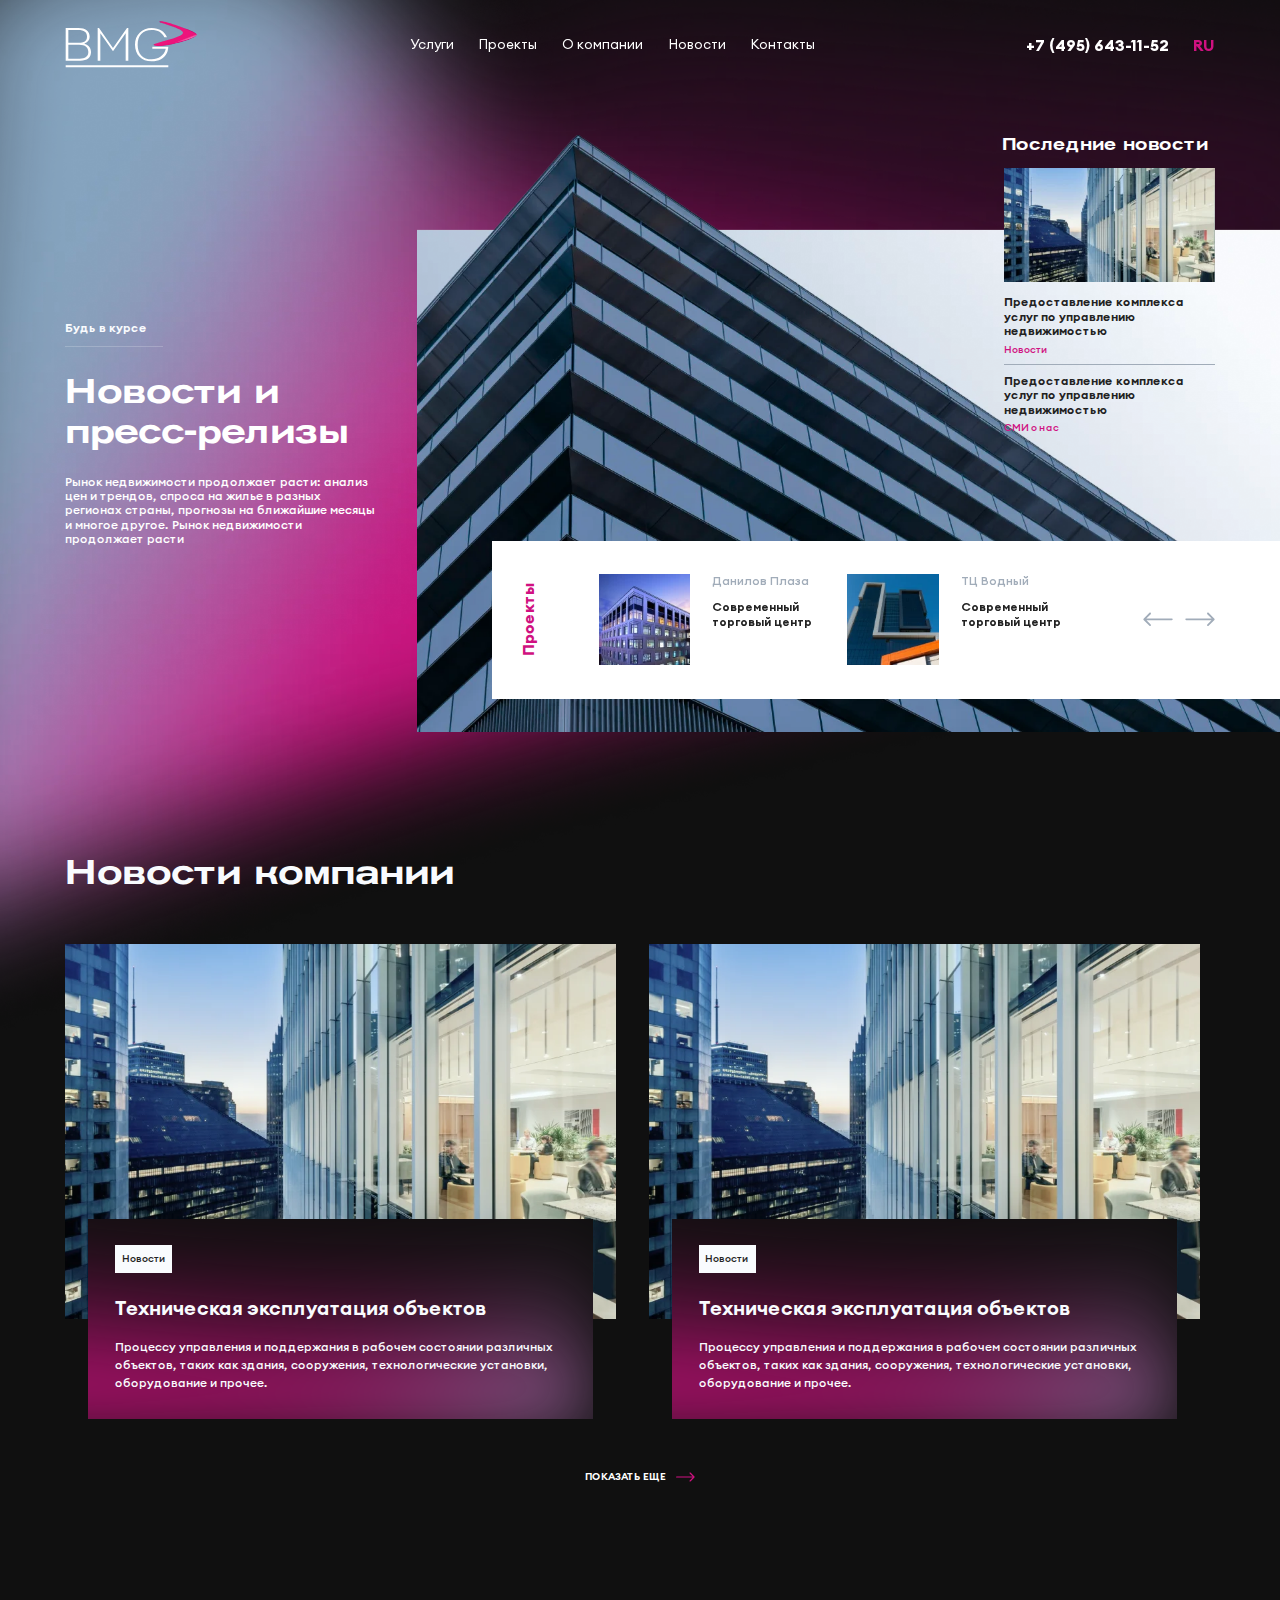
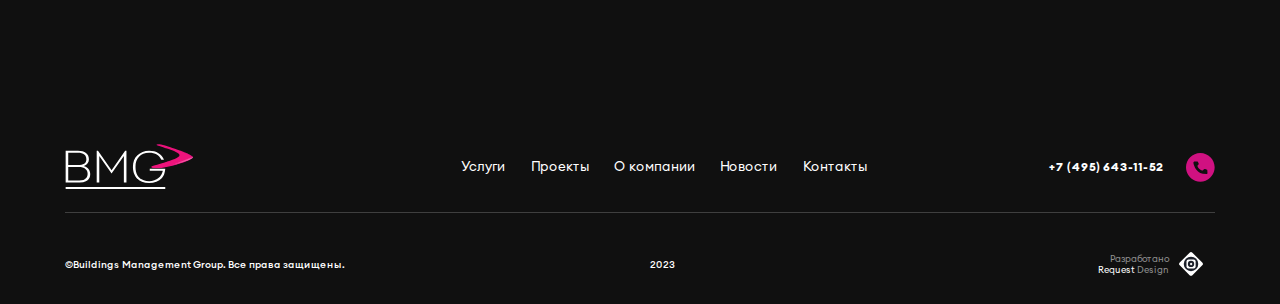
<file: news.html>
<!DOCTYPE html>
<html lang="en">
  <head>
    <meta charset="UTF-8" />
    <meta http-equiv="X-UA-Compatible" content="IE=edge" />
    <meta name="viewport" content="width=device-width, initial-scale=1.0" />
    <link rel="stylesheet" href="./css/_set.css" />
    <link rel="stylesheet" href="./css/style.css" />
    <link rel="stylesheet" href="./css/header.css" />
    <link rel="stylesheet" href="./css/footer.css" />
    <link rel="stylesheet" href="https://cdn.jsdelivr.net/npm/swiper@9/swiper-bundle.min.css" />
    <link rel="stylesheet" href="./css/page-news.css" />
    <script src="./js/header.js"></script>

    <title>Новости</title>
  </head>
  <body>
    <header class="header">
      <div class="header_container container">
        <div class="header__mob_menu">
          <div class="burger-menu">
            <div class="btn-burger not-active">
              <span></span>
              <span></span>
              <span></span>
            </div>
          </div>
          <a href="./index.html" class="header__logo">
            <svg
              width="200"
              height="73"
              viewBox="0 0 200 73"
              fill="none"
              xmlns="http://www.w3.org/2000/svg"
            >
              <g clip-path="url(#clip0_630_1408)">
                <path
                  d="M5 58V37H21C30.5725 37 35 41.1087 35 48C35 54.5994 30.0576 58 22 58H5ZM5 15H20C28.6507 15 33 18.3908 33 25C33 31.5134 28.4741 34 20 34H5V15ZM39 48C39 42.2838 35.5898 37.7076 30 36H29L30 35C34.0673 33.2685 37 29.7307 37 25C37 16.729 30.6196 12 20 12H1V61H23C33.2577 61 39 56.3843 39 48Z"
                  fill="white"
                />
                <path d="M53 20L72 47L91 20V61H95V12H93L72 42L51 12H49V61H53V20Z" fill="white" />
                <path
                  d="M130 62C140.529 62 149.14 57.5112 153 49C154.134 46.4463 154.758 43.2234 155 40H152H151H131V43H151C150.907 43.4937 151.121 43.5269 151 44C150.96 44.1728 151 44 151 44C148.545 53.182 140.586 59 130 59C116.553 59 109 50.786 109 37C109 23.5164 116.551 15.216 130 15C139.599 15 145.748 18.7192 149 26H153C149.729 17.1928 141.244 12 130 12C122.827 12 116.539 14.6931 112 19C107.264 23.4916 105 29.596 105 37C105 52.0359 114.859 62 130 62Z"
                  fill="white"
                />
                <path d="M1 71H155V68H1V71Z" fill="white" />
                <mask
                  id="mask0_630_1408"
                  style="mask-type: luminance"
                  maskUnits="userSpaceOnUse"
                  x="132"
                  y="2"
                  width="67"
                  height="38"
                >
                  <path
                    d="M141 3C140.991 3.02045 141.009 2.98278 141 3C140.991 3.01938 141.011 2.97847 141 3C140.961 3.08504 140.942 3.12488 141 3C140.839 3.37141 150.135 5.82959 159 9C167.87 12.1736 176.939 15.4011 177 19C176.934 22.8529 165.021 26.7704 154 30C142.979 33.2275 132.557 36.0128 133 37C133.804 38.7946 138.727 39.5372 145 39C151.274 38.4628 159.054 36.8904 167 35C182.892 31.2192 198.191 25.3114 198 22C197.823 18.9566 183.856 13.698 170 9C159.185 5.33223 148.784 2 144 2C142.658 2 141.232 2.50479 141 3ZM141 3C140.994 3.014 141.008 2.986 141 3C141.078 2.83206 141 2 141 2C141 2 141.043 2.90742 141 3Z"
                    fill="white"
                  />
                </mask>
                <g mask="url(#mask0_630_1408)">
                  <path
                    d="M141 3C140.828 3.36925 150.13 5.82744 159 9C167.869 12.1726 176.937 15.4011 177 19C176.932 22.8519 165.022 26.7715 154 30C142.979 33.2296 132.557 36.0128 133 37C133.805 38.7946 138.727 39.5383 145 39C151.274 38.4628 159.054 36.8904 167 35C182.892 31.2192 198.192 25.3114 198 22C197.824 18.9588 183.856 13.6991 170 9C156.144 4.30091 142.047 0.731735 141 3C141.377 2.18506 140.821 3.38755 141 3Z"
                    fill="#BD1176"
                  />
                  <path
                    d="M141 3.00001C140.822 3.38169 141.37 2.19783 141 3.00001C142.048 0.762768 156.395 3.35302 170 8.00001C183.589 12.6438 196.773 18.9843 197 22C197.241 25.2809 182.383 30.8802 167 35C164.159 35.7612 160.992 36.407 158 37C157.883 37.0237 158.125 36.972 158 37C154.353 37.8119 150.304 38.6043 147 39C146.266 39.0852 145.695 38.9353 145 39C143.178 39.1671 141.49 38.9979 140 39C137.576 39.0011 135.2 38.5251 134 38C133.364 37.7251 133.202 37.4378 133 37C132.594 36.0156 143.159 33.2022 154 30C164.843 26.7989 175.937 23.8179 176 20C176.06 16.4334 167.556 12.3262 159 9.00001C157.625 8.46523 156.414 7.50891 155 7.00001C149.497 5.02045 143.967 3.74827 142 3.00001C141.521 2.81779 140.982 3.06686 141 3.00001Z"
                    fill="#D01181"
                  />
                  <path
                    d="M141 3C140.819 3.37576 141.368 2.20962 141 3C142.065 0.790821 156.436 3.40672 170 8C183.534 12.5879 196.724 19.0112 197 22C197.3 25.249 182.084 29.4791 167 34C164.411 34.7763 161.97 36.4018 159 37C158.884 37.0227 158.132 36.9665 158 37C154.351 37.907 150.472 37.5703 147 38C146.244 38.0939 145.72 38.9287 145 39C143.123 39.1792 141.542 38.987 140 39C137.503 39.0162 135.248 38.5204 134 38C133.329 37.7279 133.211 37.4362 133 37C132.626 36.0185 143.17 34.1756 154 31C164.831 27.8266 175.873 23.7813 176 20C176.119 16.4692 167.362 12.4962 159 9C157.716 8.46336 156.407 7.53556 155 7C149.551 4.92363 144.189 3.8163 142 3C141.512 2.81752 140.994 3.07018 141 3Z"
                    fill="#BF1176"
                  />
                  <path
                    d="M141 3.00001C140.821 3.36873 141.36 2.22148 141 3.00001C142.065 0.820118 155.688 3.45857 169 8.00001C182.267 12.5306 195.676 19.0373 196 22C196.351 25.2169 181.512 29.0152 167 34C164.697 34.7915 161.901 35.4096 159 36C158.886 36.0227 159.138 35.9622 159 36C155.406 36.9948 151.588 37.5318 148 38C147.233 38.1006 145.732 38.9222 145 39C143.097 39.1936 141.571 38.9773 140 39C137.468 39.0325 135.279 38.5125 134 38C133.305 37.7308 133.216 37.4347 133 37C132.662 36.0214 143.35 34.1466 154 31C164.65 27.8534 175.809 23.7445 176 20C176.177 16.5031 167.021 12.6862 159 9.00001C157.826 8.46045 156.378 8.56229 155 8.00001C149.69 5.83093 144.377 3.88667 142 3.00001C141.51 2.81727 141.004 3.07354 141 3.00001Z"
                    fill="#C01176"
                  />
                  <path
                    d="M142 3C141.819 3.3595 142.359 2.23227 142 3C143.084 0.850555 155.729 3.5127 169 8C182.211 12.4743 195.623 18.0633 196 21C196.408 24.1857 181.11 27.4569 167 33C164.935 33.811 162.882 35.4153 160 36C159.888 36.0238 160.145 35.9567 160 36C156.401 37.0601 151.759 37.4911 148 38C147.209 38.1061 146.755 38.9188 146 39C144.04 39.209 141.625 38.9664 140 39C137.394 39.0476 135.329 38.5068 134 38C133.268 37.7325 133.223 37.4353 133 37C132.695 36.0244 143.362 34.1186 154 31C164.641 27.8803 175.744 23.7077 176 20C176.238 16.5371 166.784 13.9004 159 10C157.913 9.45533 157.371 8.59015 156 8C150.747 5.73794 144.602 3.95182 142 3C142.016 3.07471 141.5 2.817 142 3Z"
                    fill="#C01177"
                  />
                  <path
                    d="M141 3C140.819 3.35348 141.352 2.24427 141 3C142.084 0.879166 155.98 3.56424 169 8C181.946 12.4162 194.576 18.092 195 21C195.46 24.1531 181.295 29.3915 167 33C165.372 34.158 162.814 35.4102 160 36C159.891 36.0239 160.152 35.9512 160 36C156.459 37.145 151.871 37.4481 148 38C147.198 38.1139 146.769 38.9133 146 39C144.016 39.2255 142.654 38.9555 141 39C138.362 39.0629 135.357 38.5009 134 38C133.245 37.7365 133.229 37.4337 133 37C132.731 36.0263 143.542 34.0913 154 31C164.461 27.9087 174.682 23.6714 175 20C175.295 16.5726 166.404 14.1289 159 10C158.012 9.44919 157.342 8.61695 156 8C150.887 5.64388 144.787 4.02031 142 3C141.499 2.81676 141.028 3.07807 141 3Z"
                    fill="#C11177"
                  />
                  <path
                    d="M142 3C141.818 3.34526 142.35 2.25629 142 3C143.104 0.908913 156.022 3.61914 169 8C181.887 12.3591 194.523 18.1153 195 21C195.517 24.1203 182.114 29.4247 168 33C166.661 34.2388 163.789 35.4029 161 36C160.891 36.0228 161.16 35.9457 161 36C157.455 37.2106 153.045 37.4061 149 38C148.174 38.1205 147.793 38.9055 147 39C144.959 39.2356 142.708 38.9446 141 39C138.284 39.0782 136.409 38.4962 135 38C134.209 37.7394 133.239 37.431 133 37C132.766 36.0294 143.553 34.0617 154 31C164.449 27.9361 174.616 23.6339 175 20C175.358 16.6071 167.784 13.0096 160 10C159.21 9.28452 158.333 8.646 157 8C151.945 5.55172 145.016 4.09223 142 3C142.039 3.08034 141.49 2.81543 142 3Z"
                    fill="#C21177"
                  />
                  <path
                    d="M142 3.00001C141.818 3.33916 142.342 2.26952 142 3.00001C143.104 0.936806 155.273 3.6725 168 8.00001C180.621 12.3025 193.476 18.1444 194 21C194.567 24.0883 181.703 28.4617 168 32C166.972 33.3219 164.724 34.4097 162 35C161.894 35.0228 161.165 35.9402 161 36C157.505 37.2632 153.156 37.3652 149 38C148.164 38.1272 147.806 37.9011 147 38C144.935 38.2489 142.735 38.937 141 39C138.253 39.0989 136.437 38.4892 135 38C134.184 37.7424 133.241 37.4283 133 37C132.801 36.0315 142.734 34.0339 153 31C163.27 27.9661 173.555 24.5959 174 21C174.415 17.6421 167.541 13.9807 160 11C159.332 10.2543 158.306 8.67506 157 8.00001C152.086 5.46177 145.198 4.15988 142 3.00001C142.05 3.08371 141.489 2.81413 142 3.00001Z"
                    fill="#C31177"
                  />
                  <path
                    d="M142 3C141.816 3.33305 142.34 2.28056 142 3C143.123 0.96685 155.316 3.72799 168 7.99999C180.562 12.2426 193.42 17.1723 194 20C194.626 23.0552 181.517 28.4953 168 32C167.267 33.403 165.7 34.4046 163 35C162.895 35.0239 162.173 34.9336 162 35C158.5 36.3202 154.334 37.3208 150 38C149.14 38.135 147.831 37.8944 147 38C144.876 38.2645 142.792 38.9271 141 39C138.176 39.1154 136.489 38.4832 135 38C134.148 37.7431 133.251 37.4288 133 37C132.834 36.0357 142.746 34.0051 153 31C163.257 27.9949 173.486 24.5591 174 21C174.479 17.676 167.421 13.9528 160 11C159.444 10.224 158.301 9.70528 157 8.99999C152.149 6.37258 146.432 4.2299 143 3C142.48 2.81279 142.063 3.08489 142 3Z"
                    fill="#C31177"
                  />
                  <path
                    d="M142 3.00001C141.817 3.32583 142.334 2.29498 142 3.00001C143.123 0.994961 155.567 3.78178 168 8.00001C180.297 12.1845 192.374 17.1984 193 20C193.674 23.0218 181.108 28.5337 168 32C167.574 33.4875 165.633 34.3985 163 35C162.898 35.0229 163.178 34.9292 163 35C159.552 36.3774 154.441 37.283 150 38C149.129 38.1406 147.842 37.8889 147 38C144.853 38.2768 142.819 38.9172 141 39C138.144 39.1308 136.517 38.4773 135 38C134.124 37.7472 133.256 37.425 133 37C132.871 36.0367 142.926 33.9771 153 31C163.077 28.024 173.428 24.5208 174 21C174.536 17.7124 167.178 13.9248 160 11C159.566 10.1936 159.273 9.73338 158 9.00001C153.291 6.28666 146.612 4.29458 143 3.00001C142.477 2.81258 142.074 3.08828 142 3.00001Z"
                    fill="#C41177"
                  />
                  <path
                    d="M142 3C141.819 3.31856 142.326 2.30615 142 3C143.121 1.021 154.817 3.83582 167 8C179.032 12.1249 191.33 17.2268 192 20C192.722 22.987 180.704 27.5657 168 31C167.877 32.5688 165.569 34.4065 163 35C162.901 35.0229 163.184 34.9225 163 35C159.601 36.4259 154.546 37.2363 150 38C149.12 38.1484 148.853 37.8833 148 38C145.831 38.2956 142.844 38.9062 141 39C138.115 39.1473 136.544 38.4702 135 38C134.102 37.7491 133.26 37.4244 133 37C132.907 36.04 143.108 33.9478 153 31C162.898 28.0522 172.368 24.4791 173 21C173.59 17.7446 166.938 13.8954 160 11C159.686 10.16 159.246 9.76258 158 9C153.431 6.2006 146.788 4.3637 143 3C142.478 2.81236 142.085 3.09164 142 3Z"
                    fill="#C51177"
                  />
                  <path
                    d="M142 4C141.817 4.30395 142.324 3.33683 142 4C143.142 2.10403 154.863 5.00401 167 9C178.973 12.9588 191.273 17.3261 192 20C192.782 22.8737 180.512 27.6948 168 31C168.179 32.608 166.545 34.4155 164 35C163.902 35.0234 164.192 34.9192 164 35C160.595 36.4358 155.729 37.2157 151 38C150.094 38.1498 148.88 37.8799 148 38C145.771 38.2965 143.901 38.898 142 39C139.036 39.1583 136.597 39.4538 135 39C134.063 38.7598 133.27 38.4113 133 38C132.941 37.069 143.12 33.8397 153 31C162.885 28.1603 172.298 25.3488 173 22C173.656 18.867 166.815 15.7908 160 13C159.801 12.1551 159.24 10.7716 158 10C153.495 7.19537 147.025 5.39647 143 4C142.468 3.81614 142.097 4.09139 142 4Z"
                    fill="#C61177"
                  />
                  <path
                    d="M142 4C141.819 4.29684 142.317 3.34995 142 4C143.143 2.13177 155.113 5.05714 167 9.00001C178.708 12.9014 190.227 17.3541 191 20C191.827 22.8396 180.108 27.7317 168 31C168.477 32.6895 167.477 34.4117 165 35C164.904 35.0234 164.197 34.9128 164 35C160.644 36.4778 155.83 37.1755 151 38C150.084 38.1553 148.89 37.8755 148 38C145.748 38.3096 143.927 38.8872 142 39C139.007 39.1745 136.623 39.4468 135 39C134.043 38.7649 133.273 38.4107 133 38C132.977 37.0712 142.301 34.8087 152 32C161.705 29.1881 172.24 25.3098 173 22C173.71 18.903 166.576 15.763 160 13C159.919 12.1244 159.214 10.8022 158 10C153.637 7.1168 147.197 5.46182 143 4C142.466 3.81382 142.108 4.09363 142 4Z"
                    fill="#C61177"
                  />
                  <path
                    d="M142 3C141.817 3.28865 142.315 2.36092 142 3C143.165 1.15839 155.157 3.11121 167 7.00001C178.647 10.8409 190.17 16.3798 191 19C191.889 21.8056 179.915 25.7652 168 29C168.785 30.7692 167.454 32.4035 165 33C164.905 33.0224 165.207 33.9063 165 34C161.636 35.521 156.016 36.1309 151 37C150.06 37.163 149.918 36.869 149 37C146.69 37.3302 143.985 37.8764 142 38C138.926 38.1885 136.678 38.441 135 38C134.002 37.7657 133.282 37.409 133 37C133.011 36.0755 142.314 33.7821 152 31C161.693 28.2158 172.17 24.2721 173 21C173.778 17.9356 167.451 14.7331 161 12C161.037 11.0925 160.208 9.83187 159 9.00001C154.702 6.04001 147.442 4.52847 143 3C142.456 2.81254 142.121 3.09587 142 3Z"
                    fill="#C71177"
                  />
                  <path
                    d="M142 3C141.819 3.28362 142.308 2.37412 142 3C143.166 1.18634 154.407 3.16582 166 7C177.382 10.7841 189.126 16.4059 190 19C190.934 21.7722 179.513 25.8002 168 29C169.08 30.8499 168.391 32.4093 166 33C165.908 33.0224 165.212 32.8998 165 33C161.689 34.5684 157.115 36.0884 152 37C151.05 37.1695 149.927 36.8625 149 37C146.668 37.3359 144.011 37.8667 142 38C138.899 38.2047 136.704 38.434 135 38C133.981 37.7686 133.288 37.4062 133 37C133.045 36.0777 142.494 33.7519 152 31C161.513 28.2449 171.114 24.2339 172 21C172.831 17.9719 166.212 14.7072 160 12C160.152 11.0649 160.182 10.8626 159 10C154.842 6.9623 147.611 4.59509 143 3C142.456 2.81128 142.131 3.09916 142 3Z"
                    fill="#C81177"
                  />
                  <path
                    d="M142 3.00001C141.818 3.27539 142.305 2.38733 142 3.00001C143.188 1.21214 154.452 3.2204 166 7.00001C177.318 10.7262 189.066 15.4329 190 18C190.996 20.74 180.314 25.8363 169 29C170.392 30.932 169.366 32.4055 167 33C166.909 33.0235 166.221 32.8943 166 33C162.674 34.6011 157.305 36.0436 152 37C151.024 37.1761 149.953 36.857 149 37C146.605 37.3501 145.07 37.8559 143 38C139.816 38.2199 136.759 38.428 135 38C133.942 37.7705 133.296 37.4056 133 37C133.081 36.0799 142.507 33.724 152 31C161.499 28.2739 171.042 25.1958 172 22C172.899 19.0071 167.085 15.6791 161 13C161.271 12.034 161.176 10.8945 160 10C155.91 6.88858 147.864 4.65445 143 3.00001C142.446 2.81215 142.144 3.10141 142 3.00001Z"
                    fill="#C81177"
                  />
                  <path
                    d="M142 3C141.818 3.26925 142.298 2.39847 142 3C143.187 1.23708 154.704 3.27436 166 7C177.056 10.6669 188.024 15.4614 189 18C190.041 20.7053 178.917 24.8716 168 28C169.684 30.0129 169.3 32.3963 167 33C166.912 33.0224 167.226 32.8878 167 33C163.724 34.6422 157.401 36.0032 152 37C151.016 37.1816 149.964 36.8536 149 37C146.586 37.3697 145.093 37.8451 143 38C139.791 38.2361 136.783 38.422 135 38C133.92 37.7746 133.3 37.4039 133 37C133.115 36.0844 142.689 33.6946 152 31C161.319 28.3033 169.986 25.1551 171 22C171.951 19.0415 166.849 15.6487 161 13C161.386 12.0032 161.151 10.9274 160 10C156.048 6.81819 148.028 4.7234 143 3C142.446 2.80982 142.154 3.10364 142 3Z"
                    fill="#C91178"
                  />
                  <path
                    d="M142 3C141.817 3.26096 142.296 2.41068 142 3C143.212 1.26414 154.751 3.32935 166 7C176.991 10.6086 187.961 15.4855 189 18C190.103 20.6706 179.713 24.9101 169 28C171.004 30.0952 170.278 31.4043 168 32C167.914 32.0225 168.234 32.8813 168 33C164.709 34.6727 158.594 35.9583 153 37C151.989 37.1872 150.99 36.846 150 37C147.522 37.3775 145.154 37.8353 143 38C139.707 38.2524 136.84 38.4171 135 38C133.88 37.7775 133.31 37.4021 133 37C133.152 36.0866 142.703 33.6653 152 31C161.305 28.3326 169.913 25.1156 171 22C172.022 19.0759 166.717 15.6214 161 13C161.508 11.9732 161.145 10.9604 160 10C156.116 6.74647 148.282 4.78933 143 3C142.436 2.80855 142.168 3.10695 142 3Z"
                    fill="#CA1178"
                  />
                  <path
                    d="M142 3C141.82 3.25373 142.288 2.42403 142 3C143.213 1.28813 154 3.38354 165 7C175.728 10.549 186.918 15.5141 188 18C189.146 20.6358 179.316 24.9435 169 28C171.289 30.1754 170.213 31.3994 168 32C167.916 32.0236 168.239 32.8747 168 33C164.755 34.7055 158.688 34.9166 153 36C151.98 36.1938 151 36.8416 150 37C147.504 37.3961 145.176 37.8244 143 38C139.683 38.2677 136.863 38.41 135 38C133.86 37.7805 133.313 37.4004 133 37C133.186 36.0911 141.884 33.6358 151 31C160.126 28.361 169.858 25.078 171 22C172.072 19.1094 166.483 15.593 161 13C161.621 11.9444 162.12 10.9924 161 10C157.253 6.67903 148.442 4.85962 143 3C142.436 2.8073 142.177 3.11028 142 3Z"
                    fill="#CB1178"
                  />
                  <path
                    d="M142 3C141.818 3.24648 142.287 2.43525 142 3C143.239 1.31539 154.05 3.44003 165 7C175.663 10.4903 186.857 14.5417 188 17C189.21 19.6019 179.108 23.9812 169 27C171.618 29.2579 171.189 31.3935 169 32C168.918 32.0236 169.248 31.8671 169 32C165.744 33.7425 159.885 34.8716 154 36C152.954 36.2004 152.028 36.8328 151 37C148.44 37.4051 145.238 37.8157 143 38C139.596 38.2829 136.921 38.404 135 38C133.818 37.7825 133.324 37.3997 133 37C133.222 36.0934 141.897 33.6073 151 31C160.11 28.3906 169.784 25.0359 171 22C172.145 19.1441 166.348 16.5634 161 14C161.746 12.9112 162.113 11.0256 161 10C157.321 6.61042 148.706 4.92252 143 3C142.426 2.80711 142.191 3.11145 142 3Z"
                    fill="#CC1178"
                  />
                  <path
                    d="M142 2.00001C142.279 1.44761 141.821 3.23921 142 3.00001C143.241 1.33958 154.298 3.49573 165 7.00001C175.4 10.4314 185.814 14.5673 187 17C188.252 19.5668 178.716 24.016 169 27C171.898 29.3373 172.132 31.4111 170 32C169.921 32.0215 169.251 31.8616 169 32C165.791 33.7795 159.975 34.8276 154 36C152.946 36.206 152.036 36.8262 151 37C148.421 37.4183 145.26 37.8048 143 38C139.574 38.2982 136.944 38.398 135 38C133.799 37.7866 133.328 37.398 133 37C133.256 36.0969 142.079 33.5775 151 31C159.93 28.4203 168.725 24.9948 170 22C171.19 19.179 166.115 16.5357 161 14C161.856 12.8823 162.087 12.0598 161 11C157.456 7.54722 148.862 4.98652 143 3.00001C142.425 2.80587 142.201 2.11371 142 2.00001Z"
                    fill="#CC1278"
                  />
                  <path
                    d="M142 2C141.823 2.23191 142.273 1.46103 142 2C143.244 0.364834 153.547 3.55036 164 7C174.14 10.3723 184.773 14.595 186 17C187.293 19.5317 178.325 24.0539 169 27C172.171 29.4222 172.068 31.4041 170 32C169.922 32.0215 169.257 31.8551 169 32C165.833 33.8016 160.062 34.7846 154 36C152.938 36.2126 152.046 36.8218 151 37C148.405 37.4327 146.279 37.7928 144 38C140.551 38.3135 136.965 38.3919 135 38C133.78 37.7896 133.331 37.3962 133 37C133.289 36.0992 142.259 33.5478 151 31C159.751 28.449 168.676 25.9558 170 23C171.243 20.2117 165.886 16.507 161 14C161.966 12.8523 162.061 12.0941 161 11C157.589 7.48487 149.016 5.05175 143 3C142.425 2.8046 142.211 2.11703 142 2Z"
                    fill="#CD1278"
                  />
                  <path
                    d="M142 2.00001C141.822 2.22567 142.27 1.47238 142 2.00001C143.269 0.390251 153.598 3.60641 164 7.00001C174.071 10.3119 184.708 14.6219 186 17C187.357 19.4974 178.112 23.09 169 26C172.506 28.5038 173.042 30.3993 171 31C170.924 31.0226 170.266 31.8463 170 32C166.821 33.8376 161.263 34.7406 155 36C153.911 36.2192 152.075 36.8173 151 37C148.339 37.4513 146.343 37.7829 144 38C140.464 38.3288 137.026 38.3869 135 38C133.738 37.7926 133.34 37.3944 133 37C133.326 36.1027 142.275 33.5189 151 31C159.736 28.479 168.602 25.9154 170 23C171.318 20.2479 166.749 17.4759 162 15C163.094 13.8212 163.055 12.1294 162 11C158.656 7.42158 149.282 5.11698 143 3.00001C142.414 2.80228 142.224 2.11929 142 2.00001Z"
                    fill="#CE1178"
                  />
                  <path
                    d="M142 2C141.824 2.21834 142.263 1.48481 142 2C143.271 0.414635 153.844 3.66148 164 7C173.81 10.2514 183.668 14.6499 185 17C186.396 19.4619 177.725 23.1261 169 26C172.776 28.5856 172.978 30.3923 171 31C170.926 31.0237 171.271 30.8376 171 31C167.867 32.8682 161.347 34.6986 155 36C153.904 36.2248 153.082 36.8118 152 37C149.324 37.4646 146.363 37.7709 144 38C140.443 38.3442 137.046 38.3807 135 38C133.72 37.7967 133.344 37.3915 133 37C133.358 36.1051 141.456 33.4867 150 31C158.555 28.5079 167.555 25.8739 169 23C170.368 20.2832 165.52 17.448 161 15C162.201 13.79 163.028 12.1648 162 11C158.787 7.3614 149.431 5.18337 143 3C142.416 2.80102 142.234 2.12154 142 2Z"
                    fill="#CE1278"
                  />
                  <path
                    d="M142 2C141.824 2.211 142.261 1.49834 142 2C143.301 0.439041 153.898 3.71767 164 7.00001C173.74 10.1919 183.601 13.679 185 16C186.461 18.4276 178.506 22.1634 170 25C174.118 27.6666 173.955 30.3832 172 31C171.928 31.0226 172.278 30.8321 172 31C168.847 32.8915 161.553 34.6533 155 36C153.875 36.2304 153.112 36.8041 152 37C149.257 37.4726 146.428 37.7599 144 38C140.355 38.3596 137.107 38.3736 135 38C133.677 37.7976 133.355 37.3908 133 37C133.398 36.1086 141.472 33.4577 150 31C158.54 28.538 167.48 25.8356 169 23C170.445 20.3195 166.379 17.42 162 15C163.331 13.7609 164.022 12.2025 163 11C159.855 7.30536 149.706 5.24456 143 3C142.405 2.79977 142.248 2.12381 142 2Z"
                    fill="#CF1278"
                  />
                  <path
                    d="M143 2C142.827 2.20471 143.253 1.51086 143 2C144.304 0.463623 154.144 3.77425 164 7.00001C173.48 10.132 183.563 13.7051 185 16C186.499 18.3929 178.122 22.2009 170 25C174.382 27.7506 174.896 30.3923 173 31C172.931 31.0216 173.283 30.8255 173 31C169.891 32.921 163.633 34.608 157 36C155.869 36.2381 154.12 36.7985 153 37C150.243 37.4859 147.445 37.75 145 38C141.335 38.376 138.125 38.3674 136 38C134.66 37.8007 134.358 37.3879 134 37C134.429 36.1122 142.652 33.4285 151 31C159.359 28.5694 167.432 25.7959 169 23C170.495 20.3561 167.153 17.3897 163 15C164.436 13.7297 164.995 13.2379 164 12C160.982 8.2474 150.848 5.31319 144 3C143.404 2.79853 143.256 2.12606 143 2Z"
                    fill="#D01278"
                  />
                  <path
                    d="M143 2.00001C142.864 2.22493 143.251 1.52206 143 2.00001C144.58 0.744579 154.199 3.82413 164 7.00001C173.407 10.0818 183.494 13.727 185 16C186.565 18.3649 178.899 22.2285 171 25C175.732 27.8407 175.871 29.3836 174 30C173.931 30.0227 174.291 30.8183 174 31C170.872 32.9518 163.842 34.5575 157 36C155.841 36.2455 155.15 35.7924 154 36C151.173 36.5028 148.511 37.7383 146 38C142.244 38.3914 139.188 38.3623 137 38C135.615 37.8032 134.368 37.3871 134 37C134.468 36.1122 142.669 34.4038 151 32C159.341 29.5919 167.349 26.7574 169 24C170.568 21.3799 167.008 18.367 163 16C164.569 14.6959 165.988 13.2792 165 12C162.049 8.17965 152.126 5.38651 145 3.00001C144.395 2.79672 143.271 2.12977 143 2.00001Z"
                    fill="#D11278"
                  />
                  <path
                    d="M143 2C142.866 2.21865 143.245 1.53349 143 2C144.586 0.782303 154.446 2.87836 164 6C173.149 9.0199 182.456 13.754 184 16C185.602 18.3282 178.519 21.2669 171 24C175.99 26.9236 176.814 29.3874 175 30C174.935 30.0217 174.295 30.8095 174 31C170.918 32.9851 163.918 34.5128 157 36C155.834 36.2511 155.156 35.7857 154 36C151.161 36.5152 148.529 37.7272 146 38C142.227 38.407 139.205 38.355 137 38C135.598 37.8063 134.372 37.3853 134 37C134.499 36.1157 142.852 34.3748 151 32C159.162 29.622 167.302 26.719 169 24C170.614 21.4152 166.784 18.338 163 16C164.671 14.6654 165.96 13.3162 165 12C162.172 8.12393 152.265 5.45272 145 3C144.395 2.79651 143.28 2.13206 143 2Z"
                    fill="#D21279"
                  />
                  <path
                    d="M143 2.00001C142.867 2.21344 143.242 1.54715 143 2.00001C144.623 0.82127 154.502 2.93399 164 6.00001C173.073 8.95985 182.386 12.7834 184 15C185.67 17.2936 178.288 21.3034 171 24C176.346 27.0064 177.789 29.3803 176 30C175.936 30.0217 175.303 29.8039 175 30C171.895 32.0054 165.132 34.4648 158 36C156.806 36.2579 155.187 35.7801 154 36C151.09 36.5363 148.595 37.7162 146 38C142.134 38.4236 139.269 38.3499 137 38C135.554 37.8115 134.382 37.3835 134 37C134.539 36.1181 142.869 34.3445 151 32C159.144 29.6512 167.222 26.676 169 24C170.694 21.4508 166.637 18.3076 163 16C164.808 14.6349 165.951 13.3543 165 12C162.239 8.07052 152.55 5.51891 145 3.00001C144.384 2.79525 143.294 2.13543 143 2.00001Z"
                    fill="#D21279"
                  />
                  <path
                    d="M143 2.00001C142.869 2.20713 143.236 1.55974 143 2.00001C144.627 0.860306 153.749 2.99189 163 6.00001C171.815 8.89969 181.348 12.8106 183 15C184.705 17.2588 177.912 21.3411 171 24C176.599 27.0905 177.727 29.3765 176 30C175.938 30.0228 175.307 29.794 175 30C171.943 32.0398 165.203 34.42 158 36C156.799 36.2646 156.193 35.7734 155 36C152.078 36.5444 148.611 37.704 146 38C142.119 38.4392 139.286 38.3416 137 38C135.538 37.8113 134.385 37.3839 134 37C134.57 36.1206 142.05 34.313 150 32C157.963 29.6805 166.178 26.6362 168 24C169.739 21.4864 166.416 19.2783 163 17C164.908 15.6033 165.923 13.3913 165 12C162.36 8.01593 152.684 5.57762 145 3.00001C144.384 2.79397 143.303 2.13773 143 2.00001Z"
                    fill="#D31279"
                  />
                  <path
                    d="M143 2.00001C143.233 1.57235 143.871 2.20082 144 2.00001C145.667 0.897202 153.807 3.0476 163 6.00001C171.737 8.83845 181.277 12.8389 183 15C184.773 17.223 177.675 20.3776 171 23C176.964 26.1728 178.708 29.3813 177 30C176.939 30.0228 177.316 29.7884 177 30C173.922 32.0634 166.422 34.374 159 36C157.769 36.2692 156.225 35.7688 155 36C152.009 36.5644 148.68 37.6939 146 38C142.023 38.4537 139.35 38.3354 137 38C135.492 37.8166 134.395 37.3821 134 37C134.61 36.1251 142.069 34.2849 150 32C157.945 29.7119 166.097 26.5931 168 24C169.821 21.5209 167.262 19.2491 164 17C166.047 15.5727 166.912 13.4295 166 12C163.425 7.96216 152.976 5.64307 145 3.00001C144.372 2.79269 143.319 2.14003 143 2.00001Z"
                    fill="#D41279"
                  />
                  <path
                    d="M143 2C142.874 2.19448 143.225 1.58607 143 2C144.67 0.935299 154.053 3.10358 163 6C171.479 8.77801 180.241 12.8673 182 15C183.807 17.1892 177.303 20.4154 171 23C177.208 26.2571 178.649 28.371 177 29C176.942 29.0217 177.321 29.7805 177 30C173.965 32.0892 166.489 33.3291 159 35C157.765 35.276 156.23 35.7621 155 36C151.997 36.5715 149.694 37.6828 147 38C143.01 38.4683 139.366 38.3292 137 38C135.477 37.8175 134.399 37.3803 134 37C134.639 36.1276 142.252 34.2554 150 32C157.764 29.7424 166.053 26.5531 168 24C169.864 21.5555 167.044 19.2196 164 17C166.145 15.5409 166.884 14.4699 166 13C163.542 8.91176 153.104 5.70848 145 3C144.375 2.79141 143.327 2.14341 143 2Z"
                    fill="#D51279"
                  />
                  <path
                    d="M144 2C143.873 2.18921 144.223 1.59875 144 2C145.709 0.974579 154.113 3.16296 163 6C171.398 8.71744 180.167 11.897 182 14C183.877 16.1552 178.061 19.4533 172 22C178.581 25.3405 179.485 28.0844 178 29C177.94 29.012 178.329 29.7727 178 30C174.945 32.1161 167.711 33.2819 160 35C158.734 35.2827 157.262 35.7553 156 36C152.925 36.585 149.765 37.6716 147 38C142.914 38.4839 139.432 38.323 137 38C135.432 37.8217 134.41 37.3784 134 37C134.682 36.1323 142.271 34.2238 150 32C157.744 29.7719 165.97 27.5108 168 25C169.948 22.5903 166.888 19.19 164 17C166.287 15.5103 167.874 14.5093 167 13C164.607 8.86133 153.397 5.77942 145 3C144.363 2.78905 144.341 2.1468 144 2Z"
                    fill="#D51279"
                  />
                  <path
                    d="M143 2C143.217 1.61253 143.877 2.18394 144 2C145.713 1.01392 153.367 3.20175 162 6C170.148 8.64043 179.133 11.9255 181 14C182.908 16.1202 176.691 19.4902 171 22C177.818 25.4252 179.421 28.0749 178 29C177.943 29.012 178.332 28.7638 178 29C174.987 31.143 167.773 33.2357 160 35C158.731 35.2884 157.266 35.7497 156 36C152.916 36.5997 149.777 37.655 147 38C142.902 38.492 139.444 38.3167 137 38C135.416 37.8237 134.412 37.3766 134 37C134.71 36.1347 142.454 34.1931 150 32C157.563 29.8015 164.93 27.4685 167 25C168.99 22.6262 166.672 20.1594 164 18C166.381 16.4795 167.842 14.5477 167 13C164.719 8.8097 153.522 5.83961 145 3C144.364 2.78777 143.351 2.14911 143 2Z"
                    fill="#D61279"
                  />
                  <path
                    d="M144 2.00001C143.876 2.17649 144.214 1.62307 144 2.00001C145.751 1.05222 153.423 3.2754 162 6.00001C170.058 8.59497 179.057 11.9541 181 14C182.979 16.0851 177.442 19.5271 172 22C179.198 25.5079 180.386 28.0631 179 29C178.944 29.0109 179.341 28.756 179 29C175.967 31.1679 168 33.1872 160 35C158.699 35.2952 157.299 35.7429 156 36C152.843 36.6133 149.848 36.6438 147 37C142.804 37.5066 139.512 38.3105 137 38C135.369 37.8268 134.422 37.3748 134 37C134.753 36.1372 142.474 34.1625 150 32C157.54 29.8332 164.845 27.4283 167 25C169.075 22.6643 166.512 20.1298 164 18C166.526 16.4487 168.83 14.5884 168 13C165.783 8.75677 153.823 5.91199 145 3.00001C144.353 2.78539 144.366 2.15144 144 2.00001Z"
                    fill="#D71279"
                  />
                  <path
                    d="M144 2C143.881 2.17008 144.206 1.63586 144 2C145.755 1.09075 153.673 3.31693 162 6C169.808 8.51627 178.023 11.982 180 14C182.009 16.0497 177.078 18.5666 172 21C179.427 24.5923 181.321 27.0515 180 28C179.946 28.0098 179.343 28.7493 179 29C176.009 31.1947 168.058 33.1433 160 35C158.695 35.3009 157.304 35.7373 156 36C152.836 36.6269 149.859 36.638 147 37C142.796 37.531 139.526 38.3042 137 38C135.357 37.8299 134.425 37.3718 134 37C134.781 36.1409 141.658 34.1325 149 32C156.359 29.8631 163.806 27.3865 166 25C168.115 22.6985 166.299 20.1009 164 18C166.618 16.417 168.799 14.6288 168 13C165.893 8.70666 153.938 5.97526 145 3C144.355 2.78414 144.374 2.15373 144 2Z"
                    fill="#D81279"
                  />
                  <path
                    d="M144 2C143.88 2.16369 144.204 1.65081 144 2C145.791 1.12921 153.755 3.37343 162 6C169.71 8.45526 176.951 11.0118 179 13C181.077 15.0155 176.815 18.6026 172 21C179.803 24.6763 182.284 27.0397 181 28C180.948 28.0098 180.351 28.7403 180 29C176.992 31.2196 169.277 33.0991 161 35C159.666 35.3066 158.334 35.7316 157 36C153.766 36.6416 150.926 36.6224 148 37C143.702 37.5402 139.588 38.2979 137 38C135.31 37.8341 134.436 37.3699 134 37C134.824 36.1434 141.692 34.1006 149 32C156.324 29.8939 163.723 27.345 166 25C168.199 22.7346 167.132 21.0701 165 19C167.761 17.3861 168.784 15.6707 168 14C165.961 9.65802 154.234 6.03033 145 3C144.344 2.78503 144.389 2.15605 144 2Z"
                    fill="#D81279"
                  />
                  <path
                    d="M144 3.00001C143.884 3.1529 144.197 2.67192 144 3.00001C145.79 2.19095 153.01 4.50275 161 7.00001C168.443 9.32632 175.921 12.0963 178 14C180.102 15.925 176.447 18.7066 172 21C180.01 24.6567 182.219 27.0572 181 28C180.951 28.0106 180.352 28.7399 180 29C177.04 31.184 169.313 33.1026 161 35C159.666 35.3047 158.335 35.7335 157 36C153.766 36.6381 150.931 36.6273 148 37C143.704 37.5479 139.595 38.2846 137 38C135.302 37.8418 134.437 37.3599 134 37C134.848 36.1718 141.887 34.0131 149 32C156.131 29.9827 163.692 28.2382 166 26C168.235 23.8319 165.918 20.9834 164 19C166.846 17.3989 168.751 15.6617 168 14C166.07 9.72961 154.326 7.0154 145 4.00001C144.347 3.78872 144.396 3.15503 144 3.00001Z"
                    fill="#D91279"
                  />
                  <path
                    d="M144 3C143.884 3.14665 144.193 2.68438 144 3C145.827 2.22956 153.098 4.55902 161 7C168.338 9.2667 175.848 12.1244 178 14C180.171 15.8916 176.178 18.7439 172 21C180.387 24.7385 183.18 27.0446 182 28C181.951 28.0074 181.362 27.7311 181 28C178.026 30.2083 170.528 33.0564 162 35C160.637 35.3103 159.365 35.728 158 36C154.698 36.6514 150.997 36.61 148 37C143.611 37.5547 139.659 38.2784 137 38C135.258 37.8448 134.447 37.3571 134 37C134.891 36.1743 141.927 33.983 149 32C156.09 30.0117 163.609 28.1987 166 26C168.318 23.8672 166.747 21.9532 165 20C167.99 18.3688 169.735 16.7014 169 15C167.136 10.6802 154.615 7.08496 145 4C144.335 3.78746 144.411 3.15728 144 3Z"
                    fill="#DA1279"
                  />
                  <path
                    d="M144 3C143.887 3.14146 144.186 2.69902 144 3C145.824 2.26828 153.348 3.61446 161 6C168.076 8.20687 174.821 11.1547 177 13C179.194 14.8591 175.821 17.7814 172 20C180.587 23.8213 183.117 27.0364 182 28C181.955 28.0096 181.362 27.7245 181 28C178.071 30.2324 170.565 33.0133 162 35C160.637 35.3159 159.366 35.7214 158 36C154.697 36.6647 151.002 36.599 148 37C143.612 37.569 139.666 38.2723 137 38C135.247 37.849 134.449 37.3563 134 37C134.915 36.1779 142.117 34.9516 149 33C155.902 31.0409 162.578 28.1569 165 26C167.353 23.9037 165.539 21.925 164 20C167.07 18.3398 169.701 16.74 169 15C167.24 10.632 154.707 7.14279 145 4C144.339 3.78623 144.418 3.15953 144 3Z"
                    fill="#DB127A"
                  />
                  <path
                    d="M144 3.00001C143.888 3.13625 144.182 2.71049 144 3.00001C145.862 2.30602 153.439 3.67005 161 6.00001C167.965 8.14582 174.747 11.1831 177 13C179.262 14.8254 175.544 17.818 172 20C180.965 23.9031 184.076 27.024 183 28C182.957 28.0085 182.372 27.7148 182 28C179.058 30.2586 170.778 32.9638 162 35C160.608 35.3236 159.396 35.7148 158 36C154.629 36.677 151.068 36.5892 148 37C143.522 37.5844 139.728 38.2661 137 38C135.204 37.8499 134.46 37.3534 134 37C134.96 36.1804 142.161 34.9212 149 33C155.857 31.0713 162.496 28.1171 165 26C167.437 23.9404 166.364 21.8957 165 20C168.215 18.3087 169.682 16.7797 169 15C167.306 10.5838 154.995 7.21235 145 4.00001C144.329 3.78394 144.432 3.16286 144 3.00001Z"
                    fill="#DC127A"
                  />
                  <path
                    d="M144 3C143.89 3.12889 144.176 2.72197 144 3C145.858 2.3438 152.685 3.72675 160 6C166.714 8.08576 173.72 11.2136 176 13C178.285 14.7907 175.197 17.8535 172 20C181.16 23.984 184.015 26.0146 183 27C182.958 27.0085 182.373 27.7071 182 28C179.102 30.2828 170.814 32.9206 162 35C160.607 35.3292 159.397 35.7092 158 36C154.63 36.6924 151.072 36.5792 148 37C143.522 37.6008 139.734 38.2578 137 38C135.195 37.853 134.461 37.3537 134 37C134.983 36.1851 141.347 34.8919 148 33C154.674 31.1007 161.467 29.0772 164 27C166.472 24.975 166.163 22.8652 165 21C168.294 19.2775 169.648 16.8184 169 15C167.406 10.5334 155.085 7.26712 145 4C144.331 3.78375 144.44 3.16511 144 3Z"
                    fill="#DC137A"
                  />
                  <path
                    d="M144 3C143.892 3.12367 144.172 2.73561 144 3C145.894 2.38379 152.781 3.78357 160 6C166.598 8.02453 173.648 11.2441 176 13C178.355 14.758 174.914 16.8923 172 19C181.54 23.0683 184.973 26.0021 184 27C183.96 27.0075 183.381 27.6983 183 28C180.089 30.3081 172.029 32.8731 163 35C161.579 35.3348 160.427 35.7036 159 36C155.563 36.7058 152.138 36.5672 149 37C144.432 37.6162 139.796 38.2527 137 38C135.15 37.8561 134.471 37.3497 134 37C135.026 36.1876 141.395 34.8614 148 33C154.627 31.1322 161.384 29.0363 164 27C166.555 25.0096 165.984 22.8358 165 21C168.438 19.2484 170.628 16.8582 170 15C168.472 10.484 155.377 7.33371 145 4C144.322 3.78252 144.454 3.16631 144 3Z"
                    fill="#DD137A"
                  />
                  <path
                    d="M144 3C143.893 3.11736 144.169 2.7482 144 3C145.932 2.42173 152.88 3.84057 160 6C166.478 7.96418 172.573 10.2737 175 12C177.423 13.7252 175.628 16.9313 173 19C182.923 23.1513 185.93 25.9928 185 27C184.961 27.0075 184.39 26.6895 184 27C181.072 29.3323 173.242 32.8288 164 35C162.55 35.3403 160.456 34.6981 159 35C155.495 35.7202 152.205 36.5551 149 37C144.342 37.6316 139.858 38.2465 137 38C135.105 37.8592 134.481 37.3489 134 37C135.069 36.1913 141.445 34.8319 148 33C154.574 31.1628 161.304 28.9951 164 27C166.64 25.0465 165.802 22.8063 165 21C168.586 19.2172 171.607 17.898 171 16C169.539 11.4336 156.67 7.39384 146 4C145.31 3.78021 144.47 3.16964 144 3Z"
                    fill="#DE137A"
                  />
                  <path
                    d="M144 3.00001C143.895 3.10999 144.163 2.76083 144 3.00001C145.929 2.45973 152.119 3.89762 159 6.00001C165.231 7.90487 171.548 10.3034 174 12C176.446 13.6913 174.289 15.967 172 18C182.111 22.2325 185.871 25.9803 185 27C184.964 27.0075 184.39 26.6829 184 27C181.114 29.3565 173.274 31.7834 164 34C162.55 34.346 160.458 34.6914 159 35C155.496 35.7314 152.207 36.5441 149 37C144.343 37.6471 139.864 38.2392 137 38C135.098 37.8623 134.483 37.346 134 37C135.093 36.1949 141.624 34.8013 148 33C154.395 31.1934 160.273 28.955 163 27C165.673 25.0834 165.607 22.7767 165 21C168.662 19.1859 171.573 17.938 171 16C169.634 11.3841 156.752 7.45844 146 4.00001C145.314 3.77898 144.476 3.17298 144 3.00001Z"
                    fill="#DF137A"
                  />
                  <path
                    d="M144 3C143.896 3.10364 144.159 2.77347 144 3C145.965 2.4978 152.222 3.95487 159 6C165.107 7.84211 171.473 10.3331 174 12C176.513 13.6583 174.997 16.0051 173 18C183.496 22.3157 186.828 24.971 186 26C185.964 26.0064 185.398 26.672 185 27C182.102 29.3806 173.488 31.7358 164 34C162.522 34.3526 161.487 34.6859 160 35C156.429 35.7458 152.272 36.5341 149 37C144.254 37.6635 139.926 38.2319 137 38C135.052 37.8654 134.493 37.3451 134 37C135.135 36.1986 141.679 34.7705 148 33C154.342 31.2231 160.191 28.9148 163 27C165.758 25.1194 166.422 23.747 166 22C169.809 20.1579 171.55 17.9767 171 16C169.7 11.3317 157.044 7.52821 146 4C145.304 3.77775 144.491 3.17523 144 3Z"
                    fill="#DF137A"
                  />
                  <path
                    d="M144 3.00001C143.899 3.09838 144.153 2.78616 144 3.00001C145.962 2.53595 152.455 4.01225 159 6.00001C164.867 7.78141 170.448 10.3651 173 12C175.535 13.6253 173.667 16.0422 172 18C182.678 22.3979 186.77 24.9585 186 26C185.968 26.0064 185.398 26.6643 185 27C182.141 29.4037 173.518 31.6893 164 34C162.521 34.3593 161.489 34.6792 160 35C156.43 35.7603 152.275 36.5242 149 37C144.255 37.6779 139.933 38.2267 137 38C135.044 37.8674 134.494 37.3443 134 37C135.159 36.2013 141.855 34.7386 148 33C154.166 31.2518 160.164 28.8734 163 27C165.789 25.1577 165.232 23.7173 165 22C168.884 20.1267 171.517 18.0166 171 16C169.79 11.2824 157.125 7.59381 146 4.00001C145.308 3.77654 144.497 3.17751 144 3.00001Z"
                    fill="#E0137A"
                  />
                  <path
                    d="M144 3C143.9 3.09308 144.148 2.79992 144 3C145.999 2.57523 152.561 4.06876 159 6C164.741 7.72046 170.373 9.39509 173 11C175.603 12.591 174.372 15.0795 173 17C184.066 21.4787 187.727 24.9493 187 26C186.97 26.0064 186.406 26.6544 186 27C183.129 29.4288 174.733 31.6451 165 34C163.494 34.3648 161.518 34.6737 160 35C156.362 35.7746 153.342 36.5132 150 37C145.166 37.6933 140.995 38.2204 138 38C136 37.8727 134.504 37.3424 134 37C135.202 36.205 140.912 34.7098 147 33C153.111 31.2849 159.083 29.8317 162 28C164.875 26.1939 166.045 23.6873 166 22C170.032 20.0944 172.492 18.0564 172 16C170.856 11.2313 157.426 7.63457 146 4C145.298 3.77638 144.513 3.18082 144 3Z"
                    fill="#E1137A"
                  />
                  <path
                    d="M144 3.00001C143.901 3.08672 144.144 2.81267 144 3.00001C146.035 2.61356 152.672 4.12774 159 6.00001C164.61 7.66033 170.298 9.4264 173 11C175.673 12.5576 174.072 15.1181 173 17C184.455 21.5613 188.68 24.9381 188 26C187.971 26.0054 187.415 25.6467 187 26C184.116 28.4536 174.947 31.5989 165 34C163.465 34.3704 162.547 34.6671 161 35C157.296 35.7879 153.409 36.5012 150 37C145.077 37.7087 141.055 38.2141 138 38C135.954 37.8748 134.516 37.3404 134 37C135.248 36.2089 140.972 34.6775 147 33C153.052 31.314 158.999 29.7931 162 28C164.96 26.2305 165.856 24.656 166 23C170.181 21.0656 172.469 19.0949 172 17C170.923 12.1796 157.718 7.70173 146 4.00001C145.286 3.77414 144.529 3.18306 144 3.00001Z"
                    fill="#E2137A"
                  />
                  <path
                    d="M144 3C143.904 3.08033 144.138 2.82436 144 3C146.032 2.65193 151.898 4.18573 158 6C163.375 7.60008 169.275 9.45776 172 11C174.693 12.5251 173.751 14.1557 173 16C184.63 20.6428 188.624 24.9269 188 26C187.973 26.0043 187.415 25.6391 187 26C184.154 28.4762 174.979 31.5528 165 34C163.465 34.3759 162.547 34.6626 161 35C157.297 35.8033 153.41 36.4891 150 37C145.078 37.724 141.062 38.2078 138 38C135.948 37.8779 134.515 37.3374 134 37C135.268 36.2117 141.143 34.6451 147 33C152.881 31.3453 158.973 29.7511 162 28C164.991 26.2693 165.67 24.6269 166 23C170.252 21.0347 172.434 19.1313 172 17C171.009 12.1269 157.794 7.76457 146 4C145.29 3.77295 144.534 3.18529 144 3Z"
                    fill="#E2137B"
                  />
                  <path
                    d="M144 3.00001C143.905 3.07394 144.135 2.83821 144 3.00001C146.067 2.69248 152.012 4.24376 158 6.00001C163.242 7.53551 168.201 9.49022 171 11C173.763 12.4905 173.446 14.1945 173 16C185.022 20.7244 189.579 23.9167 189 25C188.975 25.0054 188.422 25.6303 188 26C185.141 28.501 176.191 31.5076 166 34C164.437 34.3815 162.577 34.6571 161 35C157.229 35.8165 153.476 36.4803 150 37C144.989 37.7394 141.123 38.2004 138 38C135.903 37.8789 134.527 37.3365 134 37C135.313 36.2156 141.205 34.6159 147 33C152.82 31.3766 158.89 29.7112 162 28C165.077 26.307 165.48 24.5945 166 23C170.403 21.0027 173.407 19.1699 173 17C172.076 12.0742 158.088 7.83396 146 4.00001C145.28 3.77177 144.55 3.1886 144 3.00001Z"
                    fill="#E3137B"
                  />
                  <path
                    d="M144 3C143.908 3.06754 144.128 2.85098 144 3C146.066 2.73091 151.231 4.30185 157 6C162.013 7.47623 167.177 8.52055 170 10C172.783 11.458 173.132 14.2322 173 16C185.193 20.8061 189.523 23.9076 189 25C188.978 25.0054 189.422 25.6216 189 26C186.18 28.5258 176.215 31.4421 166 34C164.436 34.3849 162.578 34.6516 161 35C157.231 35.8298 153.479 36.4683 150 37C144.992 37.7547 141.128 38.193 138 38C135.896 37.8831 134.525 37.3334 134 37C135.333 36.2195 141.37 34.5834 147 33C152.653 31.4069 157.864 29.6703 161 28C164.107 26.3447 165.298 24.5663 166 23C170.472 20.9759 173.374 19.2095 173 17C172.157 12.0224 158.163 7.89589 146 4C145.282 3.7695 144.555 3.19083 144 3Z"
                    fill="#E4137B"
                  />
                  <path
                    d="M144 3.00001C143.909 3.06115 144.124 2.8638 144 3.00001C146.101 2.76941 151.347 4.35898 157 6.00001C161.875 7.41473 167.103 8.55312 170 10C172.852 11.4244 172.824 13.271 173 15C185.584 19.8899 190.477 23.8974 190 25C189.978 25.0043 190.429 24.6128 190 25C187.165 27.5495 177.428 31.3969 167 34C165.408 34.3915 163.607 34.6439 162 35C158.165 35.842 154.544 36.4584 151 37C145.904 37.769 141.19 38.1888 138 38C135.85 37.8852 134.537 37.3325 134 37C135.379 36.2224 141.434 34.5509 147 33C152.588 31.4373 157.781 29.6303 161 28C164.193 26.3837 165.105 25.5349 166 24C170.622 21.9439 173.346 19.246 173 17C172.224 11.9697 158.457 7.95779 146 4.00001C145.272 3.76834 144.57 3.19415 144 3.00001Z"
                    fill="#E5137B"
                  />
                  <path
                    d="M144 3C143.911 3.05473 144.118 2.87659 144 3C146.098 2.80791 151.564 4.41823 157 6C161.653 7.35319 166.08 8.58563 169 9.99999C171.872 11.3918 172.52 13.3088 173 15C185.751 19.9706 190.423 23.8861 190 25C189.981 25.0043 190.431 24.604 190 25C187.202 27.5733 177.456 31.3516 167 34C165.409 34.397 163.607 34.6384 162 35C158.167 35.8553 154.546 36.4473 151 37C145.905 37.7855 141.195 38.1824 138 38C135.845 37.8905 134.539 37.3294 134 37C135.399 36.2274 140.598 34.5217 146 33C151.427 31.4708 156.756 30.5882 160 29C163.223 27.4204 164.928 25.5045 166 24C170.69 21.9139 173.313 19.2857 173 17C172.304 11.9145 158.533 8.01343 146 4C145.276 3.76928 144.577 3.1953 144 3Z"
                    fill="#E6137B"
                  />
                  <path
                    d="M144 3C143.912 3.04831 144.114 2.88834 144 3C146.134 2.84647 151.682 3.47757 157 5C161.514 6.2916 166.004 8.61714 169 10C171.941 11.3571 172.209 13.3487 173 15C186.145 20.0537 191.376 22.8727 191 24C190.983 24.0032 191.437 24.5952 191 25C188.19 27.5972 177.671 31.3084 167 34C165.381 34.4048 163.637 34.6339 162 35C158.099 35.8718 154.612 36.4363 151 37C145.817 37.8009 141.256 38.175 138 38C135.8 37.8937 134.548 37.3296 134 37C135.443 36.2302 140.664 34.4902 146 33C151.361 31.5012 156.674 30.5471 160 29C163.31 27.4593 164.733 25.473 166 24C170.84 21.8838 174.285 20.3234 174 18C173.371 12.8583 158.83 8.07557 146 4C145.267 3.76809 144.592 3.19755 144 3Z"
                    fill="#E6137B"
                  />
                  <path
                    d="M144 3C143.913 3.04297 144.11 2.90118 144 3C146.169 2.88615 151.803 3.53598 157 5C161.371 6.22987 165.93 8.64984 169 10C172.012 11.3244 172.891 12.3856 174 14C187.539 19.1343 192.328 22.8647 192 24C191.985 24.0032 192.445 24.5854 192 25C189.178 27.623 178.884 30.2653 168 33C166.352 33.4114 164.666 34.6273 163 35C159.033 35.884 154.677 36.4243 151 37C145.729 37.8153 141.318 38.1697 138 38C135.754 37.8958 134.558 37.3265 134 37C135.489 36.2331 140.731 35.4587 146 34C151.294 32.5328 156.591 30.5081 160 29C163.398 27.4984 165.536 26.4436 167 25C171.992 22.8539 175.255 20.3598 175 18C174.437 12.8034 159.124 8.14502 146 4C145.256 3.76477 144.607 3.19979 144 3Z"
                    fill="#E7137B"
                  />
                  <path
                    d="M144 3.00001C143.917 3.03655 144.104 2.91619 144 3.00001C146.167 2.92479 151.013 3.59547 156 5.00001C160.154 6.16921 164.909 7.68251 168 9.00001C171.031 10.2917 172.596 12.4246 174 14C187.702 19.2174 192.276 22.8534 192 24C191.987 24.0022 192.446 24.5766 192 25C189.213 27.6468 178.912 30.2189 168 33C166.353 33.4148 164.667 34.6217 163 35C159.034 35.8973 154.68 36.4165 151 37C145.732 37.8339 141.323 38.1612 138 38C135.748 37.8979 134.559 37.3256 134 37C135.508 36.2381 140.891 35.4271 146 34C151.136 32.5632 155.567 30.468 159 29C162.425 27.5364 165.169 26.1456 167 25C171.671 22.0759 175.222 20.3975 175 18C174.514 12.7472 159.204 8.17388 146 4.00001C145.259 3.76252 144.612 3.20312 144 3.00001Z"
                    fill="#E8147B"
                  />
                  <path
                    d="M144 3.00001C143.913 3.01505 144.1 2.92804 144 3.00001C146.167 2.609 151.137 3.65619 156 5.00001C160.008 6.10644 163.834 7.71527 167 9.00001C170.102 10.2568 172.276 11.4639 174 13C188.098 18.2947 193.228 22.8431 193 24C192.988 24.0022 193.453 23.5693 193 24C190.2 26.6672 179.125 30.1759 168 33C166.325 33.4222 164.696 34.6154 163 35C158.968 35.9099 155.744 36.4049 152 37C146.643 37.8476 141.384 38.1558 138 38C135.703 37.9023 134.57 37.3223 134 37C135.554 36.2406 140.96 35.3954 146 34C151.066 32.596 155.484 30.4255 159 29C162.512 27.5767 165.01 26.1473 167 25C171.903 22.1759 175.192 20.432 175 18C174.581 12.6945 159.5 8.23451 146 4.00001C145.249 3.76154 144.628 3.20411 144 3.00001Z"
                    fill="#E9147B"
                  />
                  <path
                    d="M144 3.00001C143.917 2.9871 144.094 2.93978 144 3.00001C146.177 3.3248 150.342 3.7159 155 5.00001C158.796 6.04751 162.812 7.74709 166 9.00001C169.12 10.225 171.802 11.7976 174 13C187.383 20.3196 193.177 21.8321 193 23C192.99 23.0011 193.453 23.5591 193 24C190.236 26.6973 179.15 30.1285 168 33C166.325 33.428 164.697 33.6107 163 34C158.971 34.926 155.746 36.3945 152 37C146.646 37.8636 141.389 38.1495 138 38C135.697 37.9054 134.571 37.3226 134 37C135.573 36.2461 140.117 35.3648 145 34C149.911 32.6266 155.46 31.3863 159 30C162.539 28.6148 164.879 26.1508 167 25C172.04 22.2651 175.16 20.4725 175 18C174.655 12.6345 159.567 8.30293 146 4.00001C145.252 3.76018 144.634 3.20757 144 3.00001Z"
                    fill="#E9147B"
                  />
                  <path
                    d="M144 2C144.09 1.95481 144.92 1.98924 145 2C147.215 2.29913 150.468 2.77552 155 4C158.649 4.98669 162.737 6.77982 166 8C169.19 9.19328 171.532 10.7841 174 12C188.033 18.9133 194.129 20.8229 194 22C193.992 22.0011 194.46 22.5502 194 23C191.221 25.7201 180.364 29.0851 169 32C167.296 32.4347 165.725 32.6051 164 33C159.904 33.9383 155.811 35.3824 152 36C146.557 36.8802 141.451 37.1431 138 37C135.653 36.9085 134.58 36.3196 134 36C135.618 35.2479 140.189 34.3332 145 33C149.839 31.6572 154.378 30.3514 158 29C161.628 27.6593 164.707 26.1588 167 25C172.252 22.3477 176.128 20.5092 176 18C175.722 12.5759 159.864 7.36639 146 3C145.243 2.75898 144.65 2.2109 144 2Z"
                    fill="#EA147B"
                  />
                  <path
                    d="M144 2C144.085 1.9677 144.922 1.98923 145 2C147.253 2.28851 150.595 2.84274 155 4C158.497 4.93011 162.663 5.81367 166 7C169.262 8.16049 171.248 9.76523 174 11C188.635 17.5679 195.079 20.8094 195 22C194.995 22.0011 195.466 22.5414 195 23C192.209 25.7462 181.579 29.0406 170 32C168.27 32.4414 165.755 32.5974 164 33C159.837 33.9527 155.877 35.3713 152 36C146.469 36.8935 141.511 37.1356 138 37C135.607 36.9106 134.59 36.3176 134 36C135.664 35.254 140.262 34.3004 145 33C149.765 31.6877 154.293 30.3112 158 29C161.715 27.6974 164.53 26.1659 167 25C172.458 22.4239 176.097 20.5449 176 18C175.791 12.5162 161.161 7.43204 147 3C146.233 2.75778 144.666 2.21315 144 2Z"
                    fill="#EB147C"
                  />
                  <path
                    d="M144 2C144.079 1.97846 144.925 1.99138 145 2C147.256 2.25956 150.796 2.90143 155 4C158.291 4.86916 161.641 5.84973 165 7C168.279 8.13088 171.002 9.74418 174 11C188.958 17.2672 195.029 20.7991 195 22C194.997 22.0011 195.466 21.5326 195 22C192.242 24.7712 181.603 28.9951 170 32C168.27 32.448 165.755 32.5918 164 33C159.84 33.965 155.878 35.3613 152 36C146.472 36.9112 141.515 37.1303 138 37C135.601 36.916 134.592 36.3145 134 36C135.683 35.2558 140.414 34.2698 145 33C149.616 31.7194 154.27 30.2698 158 29C161.741 27.7345 164.391 26.1761 167 25C172.567 22.4916 176.064 20.5827 176 18C175.862 12.4576 161.227 7.4966 147 3C146.236 2.75767 144.67 2.2154 144 2Z"
                    fill="#EC147C"
                  />
                  <path
                    d="M144 2C144.075 1.99353 144.926 1.99784 145 2C147.307 2.08081 150.926 2.96019 155 4C158.139 4.80599 161.566 5.88153 165 7C168.35 8.09693 170.704 9.72098 174 11C189.494 17.0126 195.978 20.7889 196 22C195.998 22 196.473 21.5227 196 22C193.23 24.7951 181.817 28.9495 170 32C168.241 32.4526 166.785 32.5862 165 33C160.774 33.9816 155.945 35.3503 152 36C146.386 36.9245 141.578 37.1228 138 37C135.556 36.917 134.601 36.3146 134 36C135.728 35.2608 140.49 34.237 145 33C149.54 31.7511 154.186 30.2284 158 29C161.828 27.7738 165.206 27.1864 168 26C173.761 23.5551 177.032 20.6184 177 18C176.93 12.3979 161.523 7.56118 147 3C146.226 2.75648 144.686 2.21766 144 2Z"
                    fill="#ED147C"
                  />
                </g>
                <mask
                  id="mask1_630_1408"
                  style="mask-type: luminance"
                  maskUnits="userSpaceOnUse"
                  x="-35010"
                  y="-34793"
                  width="69954"
                  height="69825"
                >
                  <path
                    d="M-35010 -34793H34944V35032H-35010V-34793Z"
                    fill="url(#paint0_linear_630_1408)"
                  />
                </mask>
                <g mask="url(#mask1_630_1408)">
                  <path
                    d="M178 26C170.595 29.4974 154 36 154 36C160.627 35.0673 168.884 33.4319 177 31C191.858 26.5485 197.872 23.8922 198 22C198.097 21.1337 195.84 20.0571 192 18C192 18 185.407 22.5015 178 26Z"
                    fill="url(#paint1_linear_630_1408)"
                  />
                </g>
              </g>
              <defs>
                <linearGradient
                  id="paint0_linear_630_1408"
                  x1="177.279"
                  y1="31.9062"
                  x2="174.509"
                  y2="24.8354"
                  gradientUnits="userSpaceOnUse"
                >
                  <stop stop-color="white" stop-opacity="0.500008" />
                  <stop offset="0.400251" stop-color="white" stop-opacity="0.6" />
                  <stop offset="0.721212" stop-color="white" stop-opacity="0.6" />
                  <stop offset="0.930152" stop-color="white" stop-opacity="0.6" />
                  <stop offset="1" stop-color="white" stop-opacity="0.6" />
                </linearGradient>
                <linearGradient
                  id="paint1_linear_630_1408"
                  x1="177.234"
                  y1="32.0358"
                  x2="174.441"
                  y2="24.9378"
                  gradientUnits="userSpaceOnUse"
                >
                  <stop stop-color="white" />
                  <stop offset="0.400251" stop-color="#ED147C" />
                  <stop offset="0.721212" stop-color="#ED147C" />
                  <stop offset="0.930152" stop-color="#ED147C" />
                  <stop offset="1" stop-color="#ED147C" />
                </linearGradient>
                <clipPath id="clip0_630_1408">
                  <rect width="200" height="73" fill="white" />
                </clipPath>
              </defs>
            </svg>
          </a>
          <div class="header__location">
            <svg
              width="20"
              height="20"
              viewBox="0 0 20 20"
              fill="none"
              xmlns="http://www.w3.org/2000/svg"
            >
              <path
                d="M9.9999 11.1917C11.4358 11.1917 12.5999 10.0276 12.5999 8.59167C12.5999 7.15573 11.4358 5.99167 9.9999 5.99167C8.56396 5.99167 7.3999 7.15573 7.3999 8.59167C7.3999 10.0276 8.56396 11.1917 9.9999 11.1917Z"
                stroke="white"
              />
              <path
                d="M3.01675 7.07501C4.65842 -0.14166 15.3501 -0.133326 16.9834 7.08334C17.9417 11.3167 15.3084 14.9 13.0001 17.1167C11.3251 18.7333 8.67508 18.7333 6.99175 17.1167C4.69175 14.9 2.05842 11.3083 3.01675 7.07501Z"
                stroke="white"
              />
            </svg>
            <div class="location__current">Москва</div>
          </div>
        </div>

        <div class="menu-column">
          <div class="container_menu">
            <nav class="mobile-nav">
              <li class="navbar__menu-link"><a href="./services.html">Услуги</a></li>
              <li class="navbar__menu-link"><a href="./portfolio.html">Проекты</a></li>
              <li class="navbar__menu-link"><a href="./about.html">О компании</a></li>
              <li class="navbar__menu-link"><a href="./news.html">Новости</a></li>
              <li class="navbar__menu-link"><a href="./contacts.html">Контакты</a></li>
            </nav>
            <div class="contacts_form__info_description">
              <div class="contacts_form__info-info">
                Напишите нам на почту, чтобы узнать интересующую вас информацию
              </div>
              <div class="contacts_form__info__email">
                <svg
                  width="43"
                  height="43"
                  viewBox="0 0 43 43"
                  fill="none"
                  xmlns="http://www.w3.org/2000/svg"
                >
                  <path
                    fill-rule="evenodd"
                    clip-rule="evenodd"
                    d="M21.5 43C33.3741 43 43 33.3741 43 21.5C43 9.62588 33.3741 0 21.5 0C9.62588 0 0 9.62588 0 21.5C0 33.3741 9.62588 43 21.5 43ZM12.5858 14.5858C12.9609 14.2107 13.4696 14 14 14H30C30.5304 14 31.0391 14.2107 31.4142 14.5858C31.7893 14.9609 32 15.4696 32 16V18L22 22L12 18V16C12 15.4696 12.2107 14.9609 12.5858 14.5858ZM12.5858 29.4142C12.2107 29.0391 12 28.5304 12 28V20L22 24L32 20V28C32 28.5304 31.7893 29.0391 31.4142 29.4142C31.0391 29.7893 30.5304 30 30 30H14C13.4696 30 12.9609 29.7893 12.5858 29.4142Z"
                    fill="#D01181"
                  />
                </svg>

                <a class="email-contacts_form" href="mailto:info@bmg.am">info@bmg.am</a>
              </div>
            </div>
          </div>
        </div>
        <div class="mobile-nav-gradient">
          <img src="./images/navbar_gradient.webp" alt="" />
        </div>
        <div class="header__menu">
          <nav class="navbar">
            <ul class="navbar__menu">
              <li class="navbar__menu-link"><a href="./services.html">Услуги</a></li>
              <li class="navbar__menu-link"><a href="./portfolio.html">Проекты</a></li>
              <li class="navbar__menu-link"><a href="./about.html">О компании</a></li>
              <li class="navbar__menu-link"><a href="./news.html">Новости</a></li>
              <li class="navbar__menu-link"><a href="./contacts.html">Контакты</a></li>
            </ul>
          </nav>
        </div>
        <div class="header__phone-lang">
          <div class="header__phone">
            <span class="phone">+7 (495) 643-11-52</span>
          </div>
          <div class="header__lang">RU</div>
        </div>
      </div>
    </header>
    <section class="news">
      <div class="news-gradient">
        <img src="./images/news/news_gradient.webp" alt="" />
      </div>
      <section class="news_summary">
        <div class="news_summary__container">
          <div class="news_summary__text">
            <div class="news_summary__text-comment">Будь в курсе</div>
            <div class="news_summary__text-title">Новости и пресс-релизы</div>
            <div class="news_summary__text-description">
              Рынок недвижимости продолжает расти: анализ цен и трендов, спроса на жилье в разных
              регионах страны, прогнозы на ближайшие месяцы и многое другое. Рынок недвижимости
              продолжает расти
            </div>
          </div>
          <div class="news_summary__info">
            <div class="news_summary__info-img">
              <img src="./images/news/news_summary_img.webp" alt="" />
            </div>
            <div class="news_summary__info_last_news">
              <h4 class="news_summary__info_last_news-title">Последние новости</h4>
              <div class="news_summary__info_last_news-img">
                <img
                  src="./images/news/last_news_img.webp"
                  alt="Предоставление комплекса услуг по управлению недвижимостью"
                />
              </div>
              <ul class="news_summary__info_last_news_list">
                <li class="news_summary__info_last_news_list-item">
                  <span class="news_summary__info_last_news_list-description"
                    >Предоставление комплекса услуг по управлению недвижимостью</span
                  >
                  <span class="news_summary__info_last_news_list-chapter">Новости</span>
                </li>
                <li class="news_summary__info_last_news_list-item">
                  <span class="news_summary__info_last_news_list-description"
                    >Предоставление комплекса услуг по управлению недвижимостью</span
                  >
                  <span class="news_summary__info_last_news_list-chapter">СМИ о нас</span>
                </li>
              </ul>
            </div>
            <div class="news_summary__projects">
              <div class="news_summary__projects-title">Проекты</div>
              <div class="swiper-container news_summary__projects_slider">
                <div class="news_summary__projects_slider-wrapper swiper-wrapper">
                  <div class="swiper-slide news_summary__projects-item">
                    <div class="news_summary__project-img">
                      <img src="./images/news/tc_vodniy.webp" alt="ТЦ Водный" />
                    </div>
                    <div class="news_summary__project_info">
                      <h4 class="news_summary__project-title">ТЦ Водный</h4>
                      <div class="news_summary__project-description">
                        Современный торговый центр
                      </div>
                    </div>
                  </div>
                  <div class="swiper-slide news_summary__projects-item">
                    <div class="news_summary__project-img">
                      <img src="./images/news/danilov_plaza.webp" alt="Данилов Плаза" />
                    </div>
                    <div class="news_summary__project_info">
                      <h4 class="news_summary__project-title">Данилов Плаза</h4>
                      <div class="news_summary__project-description">
                        Современный торговый центр
                      </div>
                    </div>
                  </div>
                  <div class="swiper-slide news_summary__projects-item">
                    <div class="news_summary__project-img">
                      <img src="./images/news/news_1.webp" alt="ТЦ Водный" />
                    </div>
                    <div class="news_summary__project_info">
                      <h4 class="news_summary__project-title">ТЦ Водный</h4>
                      <div class="news_summary__project-description">
                        Современный торговый центр
                      </div>
                    </div>
                  </div>
                  <div class="swiper-slide news_summary__projects-item">
                    <div class="news_summary__project-img">
                      <img src="./images/news/news_summary_img.webp" alt="Данилов Плаза" />
                    </div>
                    <div class="news_summary__project_info">
                      <h4 class="news_summary__project-title">Данилов Плаза</h4>
                      <div class="news_summary__project-description">
                        Современный торговый центр
                      </div>
                    </div>
                  </div>
                </div>
              </div>

              <div class="news_summary__projects-navigation">
                <div class="container_svg news_summary__projects-prev">
                  <svg
                    width="49"
                    height="24"
                    viewBox="0 0 49 24"
                    fill="none"
                    xmlns="http://www.w3.org/2000/svg"
                    class="arrow-left"
                  >
                    <path
                      class="arrow-left-path"
                      d="M47 13.5C47.8284 13.5 48.5 12.8284 48.5 12C48.5 11.1716 47.8284 10.5 47 10.5L47 13.5ZM0.939339 10.9393C0.353554 11.5251 0.353554 12.4749 0.939338 13.0607L10.4853 22.6066C11.0711 23.1924 12.0208 23.1924 12.6066 22.6066C13.1924 22.0208 13.1924 21.0711 12.6066 20.4853L4.12132 12L12.6066 3.51471C13.1924 2.92893 13.1924 1.97918 12.6066 1.39339C12.0208 0.807605 11.0711 0.807605 10.4853 1.39339L0.939339 10.9393ZM47 10.5L2 10.5L2 13.5L47 13.5L47 10.5Z"
                      fill="#A1ACB9"
                    />
                  </svg>
                  <div class="arrow_fill-prev">
                    <svg
                      width="49"
                      height="23"
                      viewBox="0 0 49 23"
                      fill="none"
                      xmlns="http://www.w3.org/2000/svg"
                    >
                      <path
                        d="M47 12.748C47.8284 12.748 48.5 12.0765 48.5 11.248C48.5 10.4196 47.8284 9.74805 47 9.74805L47 12.748ZM0.939339 10.1874C0.353554 10.7732 0.353554 11.7229 0.939338 12.3087L10.4853 21.8546C11.0711 22.4404 12.0208 22.4404 12.6066 21.8546C13.1924 21.2689 13.1924 20.3191 12.6066 19.7333L4.12132 11.248L12.6066 2.76276C13.1924 2.17697 13.1924 1.22723 12.6066 0.641439C12.0208 0.0556522 11.0711 0.0556521 10.4853 0.641439L0.939339 10.1874ZM47 9.74805L2 9.74804L2 12.748L47 12.748L47 9.74805Z"
                        fill="#F9FBFE"
                      />
                    </svg>
                  </div>
                </div>

                <div class="container_svg news_summary__projects-next">
                  <svg
                    width="49"
                    height="24"
                    viewBox="0 0 49 24"
                    fill="none"
                    xmlns="http://www.w3.org/2000/svg"
                    class="arrow-right"
                  >
                    <path
                      class="arrow-right-path"
                      d="M2 10.5C1.17157 10.5 0.5 11.1716 0.5 12C0.5 12.8284 1.17157 13.5 2 13.5L2 10.5ZM48.0607 13.0607C48.6464 12.4749 48.6464 11.5251 48.0607 10.9393L38.5147 1.3934C37.9289 0.807615 36.9792 0.807615 36.3934 1.3934C35.8076 1.97919 35.8076 2.92894 36.3934 3.51472L44.8787 12L36.3934 20.4853C35.8076 21.0711 35.8076 22.0208 36.3934 22.6066C36.9792 23.1924 37.9289 23.1924 38.5147 22.6066L48.0607 13.0607ZM2 13.5L47 13.5L47 10.5L2 10.5L2 13.5Z"
                      fill="#A1ACB9"
                    />
                  </svg>
                  <div class="arrow_fill-next">
                    <svg
                      width="49"
                      height="24"
                      viewBox="0 0 49 24"
                      fill="none"
                      xmlns="http://www.w3.org/2000/svg"
                      class="arrow-right"
                    >
                      <path
                        d="M2 10.5C1.17157 10.5 0.5 11.1716 0.5 12C0.5 12.8284 1.17157 13.5 2 13.5L2 10.5ZM48.0607 13.0607C48.6464 12.4749 48.6464 11.5251 48.0607 10.9393L38.5147 1.3934C37.9289 0.807615 36.9792 0.807615 36.3934 1.3934C35.8076 1.97919 35.8076 2.92894 36.3934 3.51472L44.8787 12L36.3934 20.4853C35.8076 21.0711 35.8076 22.0208 36.3934 22.6066C36.9792 23.1924 37.9289 23.1924 38.5147 22.6066L48.0607 13.0607ZM2 13.5L47 13.5L47 10.5L2 10.5L2 13.5Z"
                        fill="#A1ACB9"
                      />
                    </svg>
                  </div>
                </div>
              </div>
            </div>
          </div>
        </div>
      </section>
      <section class="news_company">
        <div class="news_company_container">
          <div class="news_company-title">Новости компании</div>
          <div class="news_company__news">
            <div class="news_company__news_list">
              <a href="./news_details.html">
                <div class="news_company__news_list-item">
                  <div class="news_company__news_list-img">
                    <img src="./images/news/news_1.webp" alt="" />
                  </div>
                  <div class="news_company__news_list_description">
                    <div class="news_company__news_list-gradient">
                      <img src="./images/news/news_item_gradient.webp" alt="" />
                    </div>
                    <div class="news_company__news_list_description-chapter">Новости</div>
                    <div class="news_company__news_list_description-title">
                      Техническая эксплуатация объектов
                    </div>
                    <div class="news_company__news_list_description-text">
                      Процессу управления и поддержания в рабочем состоянии различных объектов,
                      таких как здания, сооружения, технологические установки, оборудование и
                      прочее.
                    </div>
                  </div>
                </div>
              </a>
              <a href="./news_details.html">
                <div class="news_company__news_list-item">
                  <div class="news_company__news_list-img">
                    <img src="./images/news/news_1.webp" alt="" />
                  </div>
                  <div class="news_company__news_list_description">
                    <div class="news_company__news_list-gradient">
                      <img src="./images/news/news_item_gradient.webp" alt="" />
                    </div>
                    <div class="news_company__news_list_description-chapter">Новости</div>
                    <div class="news_company__news_list_description-title">
                      Техническая эксплуатация объектов
                    </div>
                    <div class="news_company__news_list_description-text">
                      Процессу управления и поддержания в рабочем состоянии различных объектов,
                      таких как здания, сооружения, технологические установки, оборудование и
                      прочее.
                    </div>
                  </div>
                </div>
              </a>
            </div>
          </div>
          <button class="btn-show_more news_company__show_more">
            <div class="btn-show_more-container">
              <div class="btn-show_more-text_container">
                <span class="btn-show_more--text">показать еще</span>
              </div>
              <div class="btn-show_more-hover_container">
                <span class="btn-show_more--text">показать еще</span>
              </div>
            </div>
            <div class="btn-show_more--icon">
              <!-- <div class="arrow_next-hover_container banner-arrow"> -->
              <div class="arrow_fill-next">
                <svg
                  width="30"
                  height="16"
                  viewBox="0 0 30 16"
                  fill="none"
                  xmlns="http://www.w3.org/2000/svg"
                >
                  <path
                    d="M1 7C0.447715 7 0 7.44772 0 8C0 8.55228 0.447715 9 1 9V7ZM29.7071 8.70711C30.0976 8.31658 30.0976 7.68342 29.7071 7.29289L23.3431 0.928932C22.9526 0.538408 22.3195 0.538408 21.9289 0.928932C21.5384 1.31946 21.5384 1.95262 21.9289 2.34315L27.5858 8L21.9289 13.6569C21.5384 14.0474 21.5384 14.6805 21.9289 15.0711C22.3195 15.4616 22.9526 15.4616 23.3431 15.0711L29.7071 8.70711ZM1 9L29 9V7L1 7V9Z"
                    fill="#ffffff"
                  />
                </svg>
              </div>

              <!-- </div> -->
              <svg
                width="30"
                height="16"
                viewBox="0 0 30 16"
                fill="none"
                xmlns="http://www.w3.org/2000/svg"
              >
                <path
                  d="M1 7C0.447715 7 0 7.44772 0 8C0 8.55228 0.447715 9 1 9V7ZM29.7071 8.70711C30.0976 8.31658 30.0976 7.68342 29.7071 7.29289L23.3431 0.928932C22.9526 0.538408 22.3195 0.538408 21.9289 0.928932C21.5384 1.31946 21.5384 1.95262 21.9289 2.34315L27.5858 8L21.9289 13.6569C21.5384 14.0474 21.5384 14.6805 21.9289 15.0711C22.3195 15.4616 22.9526 15.4616 23.3431 15.0711L29.7071 8.70711ZM1 9L29 9V7L1 7V9Z"
                  fill="#D01181"
                />
              </svg>
            </div>
          </button>
        </div>
      </section>
    </section>

    <footer class="footer">
      <div class="container">
        <div class="footer_container">
          <a href="./index.html" class="footer_logo">
            <svg
              width="200"
              height="73"
              viewBox="0 0 200 73"
              fill="none"
              xmlns="http://www.w3.org/2000/svg"
            >
              <g clip-path="url(#clip0_630_1408)">
                <path
                  d="M5 58V37H21C30.5725 37 35 41.1087 35 48C35 54.5994 30.0576 58 22 58H5ZM5 15H20C28.6507 15 33 18.3908 33 25C33 31.5134 28.4741 34 20 34H5V15ZM39 48C39 42.2838 35.5898 37.7076 30 36H29L30 35C34.0673 33.2685 37 29.7307 37 25C37 16.729 30.6196 12 20 12H1V61H23C33.2577 61 39 56.3843 39 48Z"
                  fill="white"
                />
                <path d="M53 20L72 47L91 20V61H95V12H93L72 42L51 12H49V61H53V20Z" fill="white" />
                <path
                  d="M130 62C140.529 62 149.14 57.5112 153 49C154.134 46.4463 154.758 43.2234 155 40H152H151H131V43H151C150.907 43.4937 151.121 43.5269 151 44C150.96 44.1728 151 44 151 44C148.545 53.182 140.586 59 130 59C116.553 59 109 50.786 109 37C109 23.5164 116.551 15.216 130 15C139.599 15 145.748 18.7192 149 26H153C149.729 17.1928 141.244 12 130 12C122.827 12 116.539 14.6931 112 19C107.264 23.4916 105 29.596 105 37C105 52.0359 114.859 62 130 62Z"
                  fill="white"
                />
                <path d="M1 71H155V68H1V71Z" fill="white" />
                <mask
                  id="mask0_630_1408"
                  style="mask-type: luminance"
                  maskUnits="userSpaceOnUse"
                  x="132"
                  y="2"
                  width="67"
                  height="38"
                >
                  <path
                    d="M141 3C140.991 3.02045 141.009 2.98278 141 3C140.991 3.01938 141.011 2.97847 141 3C140.961 3.08504 140.942 3.12488 141 3C140.839 3.37141 150.135 5.82959 159 9C167.87 12.1736 176.939 15.4011 177 19C176.934 22.8529 165.021 26.7704 154 30C142.979 33.2275 132.557 36.0128 133 37C133.804 38.7946 138.727 39.5372 145 39C151.274 38.4628 159.054 36.8904 167 35C182.892 31.2192 198.191 25.3114 198 22C197.823 18.9566 183.856 13.698 170 9C159.185 5.33223 148.784 2 144 2C142.658 2 141.232 2.50479 141 3ZM141 3C140.994 3.014 141.008 2.986 141 3C141.078 2.83206 141 2 141 2C141 2 141.043 2.90742 141 3Z"
                    fill="white"
                  />
                </mask>
                <g mask="url(#mask0_630_1408)">
                  <path
                    d="M141 3C140.828 3.36925 150.13 5.82744 159 9C167.869 12.1726 176.937 15.4011 177 19C176.932 22.8519 165.022 26.7715 154 30C142.979 33.2296 132.557 36.0128 133 37C133.805 38.7946 138.727 39.5383 145 39C151.274 38.4628 159.054 36.8904 167 35C182.892 31.2192 198.192 25.3114 198 22C197.824 18.9588 183.856 13.6991 170 9C156.144 4.30091 142.047 0.731735 141 3C141.377 2.18506 140.821 3.38755 141 3Z"
                    fill="#BD1176"
                  />
                  <path
                    d="M141 3.00001C140.822 3.38169 141.37 2.19783 141 3.00001C142.048 0.762768 156.395 3.35302 170 8.00001C183.589 12.6438 196.773 18.9843 197 22C197.241 25.2809 182.383 30.8802 167 35C164.159 35.7612 160.992 36.407 158 37C157.883 37.0237 158.125 36.972 158 37C154.353 37.8119 150.304 38.6043 147 39C146.266 39.0852 145.695 38.9353 145 39C143.178 39.1671 141.49 38.9979 140 39C137.576 39.0011 135.2 38.5251 134 38C133.364 37.7251 133.202 37.4378 133 37C132.594 36.0156 143.159 33.2022 154 30C164.843 26.7989 175.937 23.8179 176 20C176.06 16.4334 167.556 12.3262 159 9.00001C157.625 8.46523 156.414 7.50891 155 7.00001C149.497 5.02045 143.967 3.74827 142 3.00001C141.521 2.81779 140.982 3.06686 141 3.00001Z"
                    fill="#D01181"
                  />
                  <path
                    d="M141 3C140.819 3.37576 141.368 2.20962 141 3C142.065 0.790821 156.436 3.40672 170 8C183.534 12.5879 196.724 19.0112 197 22C197.3 25.249 182.084 29.4791 167 34C164.411 34.7763 161.97 36.4018 159 37C158.884 37.0227 158.132 36.9665 158 37C154.351 37.907 150.472 37.5703 147 38C146.244 38.0939 145.72 38.9287 145 39C143.123 39.1792 141.542 38.987 140 39C137.503 39.0162 135.248 38.5204 134 38C133.329 37.7279 133.211 37.4362 133 37C132.626 36.0185 143.17 34.1756 154 31C164.831 27.8266 175.873 23.7813 176 20C176.119 16.4692 167.362 12.4962 159 9C157.716 8.46336 156.407 7.53556 155 7C149.551 4.92363 144.189 3.8163 142 3C141.512 2.81752 140.994 3.07018 141 3Z"
                    fill="#BF1176"
                  />
                  <path
                    d="M141 3.00001C140.821 3.36873 141.36 2.22148 141 3.00001C142.065 0.820118 155.688 3.45857 169 8.00001C182.267 12.5306 195.676 19.0373 196 22C196.351 25.2169 181.512 29.0152 167 34C164.697 34.7915 161.901 35.4096 159 36C158.886 36.0227 159.138 35.9622 159 36C155.406 36.9948 151.588 37.5318 148 38C147.233 38.1006 145.732 38.9222 145 39C143.097 39.1936 141.571 38.9773 140 39C137.468 39.0325 135.279 38.5125 134 38C133.305 37.7308 133.216 37.4347 133 37C132.662 36.0214 143.35 34.1466 154 31C164.65 27.8534 175.809 23.7445 176 20C176.177 16.5031 167.021 12.6862 159 9.00001C157.826 8.46045 156.378 8.56229 155 8.00001C149.69 5.83093 144.377 3.88667 142 3.00001C141.51 2.81727 141.004 3.07354 141 3.00001Z"
                    fill="#C01176"
                  />
                  <path
                    d="M142 3C141.819 3.3595 142.359 2.23227 142 3C143.084 0.850555 155.729 3.5127 169 8C182.211 12.4743 195.623 18.0633 196 21C196.408 24.1857 181.11 27.4569 167 33C164.935 33.811 162.882 35.4153 160 36C159.888 36.0238 160.145 35.9567 160 36C156.401 37.0601 151.759 37.4911 148 38C147.209 38.1061 146.755 38.9188 146 39C144.04 39.209 141.625 38.9664 140 39C137.394 39.0476 135.329 38.5068 134 38C133.268 37.7325 133.223 37.4353 133 37C132.695 36.0244 143.362 34.1186 154 31C164.641 27.8803 175.744 23.7077 176 20C176.238 16.5371 166.784 13.9004 159 10C157.913 9.45533 157.371 8.59015 156 8C150.747 5.73794 144.602 3.95182 142 3C142.016 3.07471 141.5 2.817 142 3Z"
                    fill="#C01177"
                  />
                  <path
                    d="M141 3C140.819 3.35348 141.352 2.24427 141 3C142.084 0.879166 155.98 3.56424 169 8C181.946 12.4162 194.576 18.092 195 21C195.46 24.1531 181.295 29.3915 167 33C165.372 34.158 162.814 35.4102 160 36C159.891 36.0239 160.152 35.9512 160 36C156.459 37.145 151.871 37.4481 148 38C147.198 38.1139 146.769 38.9133 146 39C144.016 39.2255 142.654 38.9555 141 39C138.362 39.0629 135.357 38.5009 134 38C133.245 37.7365 133.229 37.4337 133 37C132.731 36.0263 143.542 34.0913 154 31C164.461 27.9087 174.682 23.6714 175 20C175.295 16.5726 166.404 14.1289 159 10C158.012 9.44919 157.342 8.61695 156 8C150.887 5.64388 144.787 4.02031 142 3C141.499 2.81676 141.028 3.07807 141 3Z"
                    fill="#C11177"
                  />
                  <path
                    d="M142 3C141.818 3.34526 142.35 2.25629 142 3C143.104 0.908913 156.022 3.61914 169 8C181.887 12.3591 194.523 18.1153 195 21C195.517 24.1203 182.114 29.4247 168 33C166.661 34.2388 163.789 35.4029 161 36C160.891 36.0228 161.16 35.9457 161 36C157.455 37.2106 153.045 37.4061 149 38C148.174 38.1205 147.793 38.9055 147 39C144.959 39.2356 142.708 38.9446 141 39C138.284 39.0782 136.409 38.4962 135 38C134.209 37.7394 133.239 37.431 133 37C132.766 36.0294 143.553 34.0617 154 31C164.449 27.9361 174.616 23.6339 175 20C175.358 16.6071 167.784 13.0096 160 10C159.21 9.28452 158.333 8.646 157 8C151.945 5.55172 145.016 4.09223 142 3C142.039 3.08034 141.49 2.81543 142 3Z"
                    fill="#C21177"
                  />
                  <path
                    d="M142 3.00001C141.818 3.33916 142.342 2.26952 142 3.00001C143.104 0.936806 155.273 3.6725 168 8.00001C180.621 12.3025 193.476 18.1444 194 21C194.567 24.0883 181.703 28.4617 168 32C166.972 33.3219 164.724 34.4097 162 35C161.894 35.0228 161.165 35.9402 161 36C157.505 37.2632 153.156 37.3652 149 38C148.164 38.1272 147.806 37.9011 147 38C144.935 38.2489 142.735 38.937 141 39C138.253 39.0989 136.437 38.4892 135 38C134.184 37.7424 133.241 37.4283 133 37C132.801 36.0315 142.734 34.0339 153 31C163.27 27.9661 173.555 24.5959 174 21C174.415 17.6421 167.541 13.9807 160 11C159.332 10.2543 158.306 8.67506 157 8.00001C152.086 5.46177 145.198 4.15988 142 3.00001C142.05 3.08371 141.489 2.81413 142 3.00001Z"
                    fill="#C31177"
                  />
                  <path
                    d="M142 3C141.816 3.33305 142.34 2.28056 142 3C143.123 0.96685 155.316 3.72799 168 7.99999C180.562 12.2426 193.42 17.1723 194 20C194.626 23.0552 181.517 28.4953 168 32C167.267 33.403 165.7 34.4046 163 35C162.895 35.0239 162.173 34.9336 162 35C158.5 36.3202 154.334 37.3208 150 38C149.14 38.135 147.831 37.8944 147 38C144.876 38.2645 142.792 38.9271 141 39C138.176 39.1154 136.489 38.4832 135 38C134.148 37.7431 133.251 37.4288 133 37C132.834 36.0357 142.746 34.0051 153 31C163.257 27.9949 173.486 24.5591 174 21C174.479 17.676 167.421 13.9528 160 11C159.444 10.224 158.301 9.70528 157 8.99999C152.149 6.37258 146.432 4.2299 143 3C142.48 2.81279 142.063 3.08489 142 3Z"
                    fill="#C31177"
                  />
                  <path
                    d="M142 3.00001C141.817 3.32583 142.334 2.29498 142 3.00001C143.123 0.994961 155.567 3.78178 168 8.00001C180.297 12.1845 192.374 17.1984 193 20C193.674 23.0218 181.108 28.5337 168 32C167.574 33.4875 165.633 34.3985 163 35C162.898 35.0229 163.178 34.9292 163 35C159.552 36.3774 154.441 37.283 150 38C149.129 38.1406 147.842 37.8889 147 38C144.853 38.2768 142.819 38.9172 141 39C138.144 39.1308 136.517 38.4773 135 38C134.124 37.7472 133.256 37.425 133 37C132.871 36.0367 142.926 33.9771 153 31C163.077 28.024 173.428 24.5208 174 21C174.536 17.7124 167.178 13.9248 160 11C159.566 10.1936 159.273 9.73338 158 9.00001C153.291 6.28666 146.612 4.29458 143 3.00001C142.477 2.81258 142.074 3.08828 142 3.00001Z"
                    fill="#C41177"
                  />
                  <path
                    d="M142 3C141.819 3.31856 142.326 2.30615 142 3C143.121 1.021 154.817 3.83582 167 8C179.032 12.1249 191.33 17.2268 192 20C192.722 22.987 180.704 27.5657 168 31C167.877 32.5688 165.569 34.4065 163 35C162.901 35.0229 163.184 34.9225 163 35C159.601 36.4259 154.546 37.2363 150 38C149.12 38.1484 148.853 37.8833 148 38C145.831 38.2956 142.844 38.9062 141 39C138.115 39.1473 136.544 38.4702 135 38C134.102 37.7491 133.26 37.4244 133 37C132.907 36.04 143.108 33.9478 153 31C162.898 28.0522 172.368 24.4791 173 21C173.59 17.7446 166.938 13.8954 160 11C159.686 10.16 159.246 9.76258 158 9C153.431 6.2006 146.788 4.3637 143 3C142.478 2.81236 142.085 3.09164 142 3Z"
                    fill="#C51177"
                  />
                  <path
                    d="M142 4C141.817 4.30395 142.324 3.33683 142 4C143.142 2.10403 154.863 5.00401 167 9C178.973 12.9588 191.273 17.3261 192 20C192.782 22.8737 180.512 27.6948 168 31C168.179 32.608 166.545 34.4155 164 35C163.902 35.0234 164.192 34.9192 164 35C160.595 36.4358 155.729 37.2157 151 38C150.094 38.1498 148.88 37.8799 148 38C145.771 38.2965 143.901 38.898 142 39C139.036 39.1583 136.597 39.4538 135 39C134.063 38.7598 133.27 38.4113 133 38C132.941 37.069 143.12 33.8397 153 31C162.885 28.1603 172.298 25.3488 173 22C173.656 18.867 166.815 15.7908 160 13C159.801 12.1551 159.24 10.7716 158 10C153.495 7.19537 147.025 5.39647 143 4C142.468 3.81614 142.097 4.09139 142 4Z"
                    fill="#C61177"
                  />
                  <path
                    d="M142 4C141.819 4.29684 142.317 3.34995 142 4C143.143 2.13177 155.113 5.05714 167 9.00001C178.708 12.9014 190.227 17.3541 191 20C191.827 22.8396 180.108 27.7317 168 31C168.477 32.6895 167.477 34.4117 165 35C164.904 35.0234 164.197 34.9128 164 35C160.644 36.4778 155.83 37.1755 151 38C150.084 38.1553 148.89 37.8755 148 38C145.748 38.3096 143.927 38.8872 142 39C139.007 39.1745 136.623 39.4468 135 39C134.043 38.7649 133.273 38.4107 133 38C132.977 37.0712 142.301 34.8087 152 32C161.705 29.1881 172.24 25.3098 173 22C173.71 18.903 166.576 15.763 160 13C159.919 12.1244 159.214 10.8022 158 10C153.637 7.1168 147.197 5.46182 143 4C142.466 3.81382 142.108 4.09363 142 4Z"
                    fill="#C61177"
                  />
                  <path
                    d="M142 3C141.817 3.28865 142.315 2.36092 142 3C143.165 1.15839 155.157 3.11121 167 7.00001C178.647 10.8409 190.17 16.3798 191 19C191.889 21.8056 179.915 25.7652 168 29C168.785 30.7692 167.454 32.4035 165 33C164.905 33.0224 165.207 33.9063 165 34C161.636 35.521 156.016 36.1309 151 37C150.06 37.163 149.918 36.869 149 37C146.69 37.3302 143.985 37.8764 142 38C138.926 38.1885 136.678 38.441 135 38C134.002 37.7657 133.282 37.409 133 37C133.011 36.0755 142.314 33.7821 152 31C161.693 28.2158 172.17 24.2721 173 21C173.778 17.9356 167.451 14.7331 161 12C161.037 11.0925 160.208 9.83187 159 9.00001C154.702 6.04001 147.442 4.52847 143 3C142.456 2.81254 142.121 3.09587 142 3Z"
                    fill="#C71177"
                  />
                  <path
                    d="M142 3C141.819 3.28362 142.308 2.37412 142 3C143.166 1.18634 154.407 3.16582 166 7C177.382 10.7841 189.126 16.4059 190 19C190.934 21.7722 179.513 25.8002 168 29C169.08 30.8499 168.391 32.4093 166 33C165.908 33.0224 165.212 32.8998 165 33C161.689 34.5684 157.115 36.0884 152 37C151.05 37.1695 149.927 36.8625 149 37C146.668 37.3359 144.011 37.8667 142 38C138.899 38.2047 136.704 38.434 135 38C133.981 37.7686 133.288 37.4062 133 37C133.045 36.0777 142.494 33.7519 152 31C161.513 28.2449 171.114 24.2339 172 21C172.831 17.9719 166.212 14.7072 160 12C160.152 11.0649 160.182 10.8626 159 10C154.842 6.9623 147.611 4.59509 143 3C142.456 2.81128 142.131 3.09916 142 3Z"
                    fill="#C81177"
                  />
                  <path
                    d="M142 3.00001C141.818 3.27539 142.305 2.38733 142 3.00001C143.188 1.21214 154.452 3.2204 166 7.00001C177.318 10.7262 189.066 15.4329 190 18C190.996 20.74 180.314 25.8363 169 29C170.392 30.932 169.366 32.4055 167 33C166.909 33.0235 166.221 32.8943 166 33C162.674 34.6011 157.305 36.0436 152 37C151.024 37.1761 149.953 36.857 149 37C146.605 37.3501 145.07 37.8559 143 38C139.816 38.2199 136.759 38.428 135 38C133.942 37.7705 133.296 37.4056 133 37C133.081 36.0799 142.507 33.724 152 31C161.499 28.2739 171.042 25.1958 172 22C172.899 19.0071 167.085 15.6791 161 13C161.271 12.034 161.176 10.8945 160 10C155.91 6.88858 147.864 4.65445 143 3.00001C142.446 2.81215 142.144 3.10141 142 3.00001Z"
                    fill="#C81177"
                  />
                  <path
                    d="M142 3C141.818 3.26925 142.298 2.39847 142 3C143.187 1.23708 154.704 3.27436 166 7C177.056 10.6669 188.024 15.4614 189 18C190.041 20.7053 178.917 24.8716 168 28C169.684 30.0129 169.3 32.3963 167 33C166.912 33.0224 167.226 32.8878 167 33C163.724 34.6422 157.401 36.0032 152 37C151.016 37.1816 149.964 36.8536 149 37C146.586 37.3697 145.093 37.8451 143 38C139.791 38.2361 136.783 38.422 135 38C133.92 37.7746 133.3 37.4039 133 37C133.115 36.0844 142.689 33.6946 152 31C161.319 28.3033 169.986 25.1551 171 22C171.951 19.0415 166.849 15.6487 161 13C161.386 12.0032 161.151 10.9274 160 10C156.048 6.81819 148.028 4.7234 143 3C142.446 2.80982 142.154 3.10364 142 3Z"
                    fill="#C91178"
                  />
                  <path
                    d="M142 3C141.817 3.26096 142.296 2.41068 142 3C143.212 1.26414 154.751 3.32935 166 7C176.991 10.6086 187.961 15.4855 189 18C190.103 20.6706 179.713 24.9101 169 28C171.004 30.0952 170.278 31.4043 168 32C167.914 32.0225 168.234 32.8813 168 33C164.709 34.6727 158.594 35.9583 153 37C151.989 37.1872 150.99 36.846 150 37C147.522 37.3775 145.154 37.8353 143 38C139.707 38.2524 136.84 38.4171 135 38C133.88 37.7775 133.31 37.4021 133 37C133.152 36.0866 142.703 33.6653 152 31C161.305 28.3326 169.913 25.1156 171 22C172.022 19.0759 166.717 15.6214 161 13C161.508 11.9732 161.145 10.9604 160 10C156.116 6.74647 148.282 4.78933 143 3C142.436 2.80855 142.168 3.10695 142 3Z"
                    fill="#CA1178"
                  />
                  <path
                    d="M142 3C141.82 3.25373 142.288 2.42403 142 3C143.213 1.28813 154 3.38354 165 7C175.728 10.549 186.918 15.5141 188 18C189.146 20.6358 179.316 24.9435 169 28C171.289 30.1754 170.213 31.3994 168 32C167.916 32.0236 168.239 32.8747 168 33C164.755 34.7055 158.688 34.9166 153 36C151.98 36.1938 151 36.8416 150 37C147.504 37.3961 145.176 37.8244 143 38C139.683 38.2677 136.863 38.41 135 38C133.86 37.7805 133.313 37.4004 133 37C133.186 36.0911 141.884 33.6358 151 31C160.126 28.361 169.858 25.078 171 22C172.072 19.1094 166.483 15.593 161 13C161.621 11.9444 162.12 10.9924 161 10C157.253 6.67903 148.442 4.85962 143 3C142.436 2.8073 142.177 3.11028 142 3Z"
                    fill="#CB1178"
                  />
                  <path
                    d="M142 3C141.818 3.24648 142.287 2.43525 142 3C143.239 1.31539 154.05 3.44003 165 7C175.663 10.4903 186.857 14.5417 188 17C189.21 19.6019 179.108 23.9812 169 27C171.618 29.2579 171.189 31.3935 169 32C168.918 32.0236 169.248 31.8671 169 32C165.744 33.7425 159.885 34.8716 154 36C152.954 36.2004 152.028 36.8328 151 37C148.44 37.4051 145.238 37.8157 143 38C139.596 38.2829 136.921 38.404 135 38C133.818 37.7825 133.324 37.3997 133 37C133.222 36.0934 141.897 33.6073 151 31C160.11 28.3906 169.784 25.0359 171 22C172.145 19.1441 166.348 16.5634 161 14C161.746 12.9112 162.113 11.0256 161 10C157.321 6.61042 148.706 4.92252 143 3C142.426 2.80711 142.191 3.11145 142 3Z"
                    fill="#CC1178"
                  />
                  <path
                    d="M142 2.00001C142.279 1.44761 141.821 3.23921 142 3.00001C143.241 1.33958 154.298 3.49573 165 7.00001C175.4 10.4314 185.814 14.5673 187 17C188.252 19.5668 178.716 24.016 169 27C171.898 29.3373 172.132 31.4111 170 32C169.921 32.0215 169.251 31.8616 169 32C165.791 33.7795 159.975 34.8276 154 36C152.946 36.206 152.036 36.8262 151 37C148.421 37.4183 145.26 37.8048 143 38C139.574 38.2982 136.944 38.398 135 38C133.799 37.7866 133.328 37.398 133 37C133.256 36.0969 142.079 33.5775 151 31C159.93 28.4203 168.725 24.9948 170 22C171.19 19.179 166.115 16.5357 161 14C161.856 12.8823 162.087 12.0598 161 11C157.456 7.54722 148.862 4.98652 143 3.00001C142.425 2.80587 142.201 2.11371 142 2.00001Z"
                    fill="#CC1278"
                  />
                  <path
                    d="M142 2C141.823 2.23191 142.273 1.46103 142 2C143.244 0.364834 153.547 3.55036 164 7C174.14 10.3723 184.773 14.595 186 17C187.293 19.5317 178.325 24.0539 169 27C172.171 29.4222 172.068 31.4041 170 32C169.922 32.0215 169.257 31.8551 169 32C165.833 33.8016 160.062 34.7846 154 36C152.938 36.2126 152.046 36.8218 151 37C148.405 37.4327 146.279 37.7928 144 38C140.551 38.3135 136.965 38.3919 135 38C133.78 37.7896 133.331 37.3962 133 37C133.289 36.0992 142.259 33.5478 151 31C159.751 28.449 168.676 25.9558 170 23C171.243 20.2117 165.886 16.507 161 14C161.966 12.8523 162.061 12.0941 161 11C157.589 7.48487 149.016 5.05175 143 3C142.425 2.8046 142.211 2.11703 142 2Z"
                    fill="#CD1278"
                  />
                  <path
                    d="M142 2.00001C141.822 2.22567 142.27 1.47238 142 2.00001C143.269 0.390251 153.598 3.60641 164 7.00001C174.071 10.3119 184.708 14.6219 186 17C187.357 19.4974 178.112 23.09 169 26C172.506 28.5038 173.042 30.3993 171 31C170.924 31.0226 170.266 31.8463 170 32C166.821 33.8376 161.263 34.7406 155 36C153.911 36.2192 152.075 36.8173 151 37C148.339 37.4513 146.343 37.7829 144 38C140.464 38.3288 137.026 38.3869 135 38C133.738 37.7926 133.34 37.3944 133 37C133.326 36.1027 142.275 33.5189 151 31C159.736 28.479 168.602 25.9154 170 23C171.318 20.2479 166.749 17.4759 162 15C163.094 13.8212 163.055 12.1294 162 11C158.656 7.42158 149.282 5.11698 143 3.00001C142.414 2.80228 142.224 2.11929 142 2.00001Z"
                    fill="#CE1178"
                  />
                  <path
                    d="M142 2C141.824 2.21834 142.263 1.48481 142 2C143.271 0.414635 153.844 3.66148 164 7C173.81 10.2514 183.668 14.6499 185 17C186.396 19.4619 177.725 23.1261 169 26C172.776 28.5856 172.978 30.3923 171 31C170.926 31.0237 171.271 30.8376 171 31C167.867 32.8682 161.347 34.6986 155 36C153.904 36.2248 153.082 36.8118 152 37C149.324 37.4646 146.363 37.7709 144 38C140.443 38.3442 137.046 38.3807 135 38C133.72 37.7967 133.344 37.3915 133 37C133.358 36.1051 141.456 33.4867 150 31C158.555 28.5079 167.555 25.8739 169 23C170.368 20.2832 165.52 17.448 161 15C162.201 13.79 163.028 12.1648 162 11C158.787 7.3614 149.431 5.18337 143 3C142.416 2.80102 142.234 2.12154 142 2Z"
                    fill="#CE1278"
                  />
                  <path
                    d="M142 2C141.824 2.211 142.261 1.49834 142 2C143.301 0.439041 153.898 3.71767 164 7.00001C173.74 10.1919 183.601 13.679 185 16C186.461 18.4276 178.506 22.1634 170 25C174.118 27.6666 173.955 30.3832 172 31C171.928 31.0226 172.278 30.8321 172 31C168.847 32.8915 161.553 34.6533 155 36C153.875 36.2304 153.112 36.8041 152 37C149.257 37.4726 146.428 37.7599 144 38C140.355 38.3596 137.107 38.3736 135 38C133.677 37.7976 133.355 37.3908 133 37C133.398 36.1086 141.472 33.4577 150 31C158.54 28.538 167.48 25.8356 169 23C170.445 20.3195 166.379 17.42 162 15C163.331 13.7609 164.022 12.2025 163 11C159.855 7.30536 149.706 5.24456 143 3C142.405 2.79977 142.248 2.12381 142 2Z"
                    fill="#CF1278"
                  />
                  <path
                    d="M143 2C142.827 2.20471 143.253 1.51086 143 2C144.304 0.463623 154.144 3.77425 164 7.00001C173.48 10.132 183.563 13.7051 185 16C186.499 18.3929 178.122 22.2009 170 25C174.382 27.7506 174.896 30.3923 173 31C172.931 31.0216 173.283 30.8255 173 31C169.891 32.921 163.633 34.608 157 36C155.869 36.2381 154.12 36.7985 153 37C150.243 37.4859 147.445 37.75 145 38C141.335 38.376 138.125 38.3674 136 38C134.66 37.8007 134.358 37.3879 134 37C134.429 36.1122 142.652 33.4285 151 31C159.359 28.5694 167.432 25.7959 169 23C170.495 20.3561 167.153 17.3897 163 15C164.436 13.7297 164.995 13.2379 164 12C160.982 8.2474 150.848 5.31319 144 3C143.404 2.79853 143.256 2.12606 143 2Z"
                    fill="#D01278"
                  />
                  <path
                    d="M143 2.00001C142.864 2.22493 143.251 1.52206 143 2.00001C144.58 0.744579 154.199 3.82413 164 7.00001C173.407 10.0818 183.494 13.727 185 16C186.565 18.3649 178.899 22.2285 171 25C175.732 27.8407 175.871 29.3836 174 30C173.931 30.0227 174.291 30.8183 174 31C170.872 32.9518 163.842 34.5575 157 36C155.841 36.2455 155.15 35.7924 154 36C151.173 36.5028 148.511 37.7383 146 38C142.244 38.3914 139.188 38.3623 137 38C135.615 37.8032 134.368 37.3871 134 37C134.468 36.1122 142.669 34.4038 151 32C159.341 29.5919 167.349 26.7574 169 24C170.568 21.3799 167.008 18.367 163 16C164.569 14.6959 165.988 13.2792 165 12C162.049 8.17965 152.126 5.38651 145 3.00001C144.395 2.79672 143.271 2.12977 143 2.00001Z"
                    fill="#D11278"
                  />
                  <path
                    d="M143 2C142.866 2.21865 143.245 1.53349 143 2C144.586 0.782303 154.446 2.87836 164 6C173.149 9.0199 182.456 13.754 184 16C185.602 18.3282 178.519 21.2669 171 24C175.99 26.9236 176.814 29.3874 175 30C174.935 30.0217 174.295 30.8095 174 31C170.918 32.9851 163.918 34.5128 157 36C155.834 36.2511 155.156 35.7857 154 36C151.161 36.5152 148.529 37.7272 146 38C142.227 38.407 139.205 38.355 137 38C135.598 37.8063 134.372 37.3853 134 37C134.499 36.1157 142.852 34.3748 151 32C159.162 29.622 167.302 26.719 169 24C170.614 21.4152 166.784 18.338 163 16C164.671 14.6654 165.96 13.3162 165 12C162.172 8.12393 152.265 5.45272 145 3C144.395 2.79651 143.28 2.13206 143 2Z"
                    fill="#D21279"
                  />
                  <path
                    d="M143 2.00001C142.867 2.21344 143.242 1.54715 143 2.00001C144.623 0.82127 154.502 2.93399 164 6.00001C173.073 8.95985 182.386 12.7834 184 15C185.67 17.2936 178.288 21.3034 171 24C176.346 27.0064 177.789 29.3803 176 30C175.936 30.0217 175.303 29.8039 175 30C171.895 32.0054 165.132 34.4648 158 36C156.806 36.2579 155.187 35.7801 154 36C151.09 36.5363 148.595 37.7162 146 38C142.134 38.4236 139.269 38.3499 137 38C135.554 37.8115 134.382 37.3835 134 37C134.539 36.1181 142.869 34.3445 151 32C159.144 29.6512 167.222 26.676 169 24C170.694 21.4508 166.637 18.3076 163 16C164.808 14.6349 165.951 13.3543 165 12C162.239 8.07052 152.55 5.51891 145 3.00001C144.384 2.79525 143.294 2.13543 143 2.00001Z"
                    fill="#D21279"
                  />
                  <path
                    d="M143 2.00001C142.869 2.20713 143.236 1.55974 143 2.00001C144.627 0.860306 153.749 2.99189 163 6.00001C171.815 8.89969 181.348 12.8106 183 15C184.705 17.2588 177.912 21.3411 171 24C176.599 27.0905 177.727 29.3765 176 30C175.938 30.0228 175.307 29.794 175 30C171.943 32.0398 165.203 34.42 158 36C156.799 36.2646 156.193 35.7734 155 36C152.078 36.5444 148.611 37.704 146 38C142.119 38.4392 139.286 38.3416 137 38C135.538 37.8113 134.385 37.3839 134 37C134.57 36.1206 142.05 34.313 150 32C157.963 29.6805 166.178 26.6362 168 24C169.739 21.4864 166.416 19.2783 163 17C164.908 15.6033 165.923 13.3913 165 12C162.36 8.01593 152.684 5.57762 145 3.00001C144.384 2.79397 143.303 2.13773 143 2.00001Z"
                    fill="#D31279"
                  />
                  <path
                    d="M143 2.00001C143.233 1.57235 143.871 2.20082 144 2.00001C145.667 0.897202 153.807 3.0476 163 6.00001C171.737 8.83845 181.277 12.8389 183 15C184.773 17.223 177.675 20.3776 171 23C176.964 26.1728 178.708 29.3813 177 30C176.939 30.0228 177.316 29.7884 177 30C173.922 32.0634 166.422 34.374 159 36C157.769 36.2692 156.225 35.7688 155 36C152.009 36.5644 148.68 37.6939 146 38C142.023 38.4537 139.35 38.3354 137 38C135.492 37.8166 134.395 37.3821 134 37C134.61 36.1251 142.069 34.2849 150 32C157.945 29.7119 166.097 26.5931 168 24C169.821 21.5209 167.262 19.2491 164 17C166.047 15.5727 166.912 13.4295 166 12C163.425 7.96216 152.976 5.64307 145 3.00001C144.372 2.79269 143.319 2.14003 143 2.00001Z"
                    fill="#D41279"
                  />
                  <path
                    d="M143 2C142.874 2.19448 143.225 1.58607 143 2C144.67 0.935299 154.053 3.10358 163 6C171.479 8.77801 180.241 12.8673 182 15C183.807 17.1892 177.303 20.4154 171 23C177.208 26.2571 178.649 28.371 177 29C176.942 29.0217 177.321 29.7805 177 30C173.965 32.0892 166.489 33.3291 159 35C157.765 35.276 156.23 35.7621 155 36C151.997 36.5715 149.694 37.6828 147 38C143.01 38.4683 139.366 38.3292 137 38C135.477 37.8175 134.399 37.3803 134 37C134.639 36.1276 142.252 34.2554 150 32C157.764 29.7424 166.053 26.5531 168 24C169.864 21.5555 167.044 19.2196 164 17C166.145 15.5409 166.884 14.4699 166 13C163.542 8.91176 153.104 5.70848 145 3C144.375 2.79141 143.327 2.14341 143 2Z"
                    fill="#D51279"
                  />
                  <path
                    d="M144 2C143.873 2.18921 144.223 1.59875 144 2C145.709 0.974579 154.113 3.16296 163 6C171.398 8.71744 180.167 11.897 182 14C183.877 16.1552 178.061 19.4533 172 22C178.581 25.3405 179.485 28.0844 178 29C177.94 29.012 178.329 29.7727 178 30C174.945 32.1161 167.711 33.2819 160 35C158.734 35.2827 157.262 35.7553 156 36C152.925 36.585 149.765 37.6716 147 38C142.914 38.4839 139.432 38.323 137 38C135.432 37.8217 134.41 37.3784 134 37C134.682 36.1323 142.271 34.2238 150 32C157.744 29.7719 165.97 27.5108 168 25C169.948 22.5903 166.888 19.19 164 17C166.287 15.5103 167.874 14.5093 167 13C164.607 8.86133 153.397 5.77942 145 3C144.363 2.78905 144.341 2.1468 144 2Z"
                    fill="#D51279"
                  />
                  <path
                    d="M143 2C143.217 1.61253 143.877 2.18394 144 2C145.713 1.01392 153.367 3.20175 162 6C170.148 8.64043 179.133 11.9255 181 14C182.908 16.1202 176.691 19.4902 171 22C177.818 25.4252 179.421 28.0749 178 29C177.943 29.012 178.332 28.7638 178 29C174.987 31.143 167.773 33.2357 160 35C158.731 35.2884 157.266 35.7497 156 36C152.916 36.5997 149.777 37.655 147 38C142.902 38.492 139.444 38.3167 137 38C135.416 37.8237 134.412 37.3766 134 37C134.71 36.1347 142.454 34.1931 150 32C157.563 29.8015 164.93 27.4685 167 25C168.99 22.6262 166.672 20.1594 164 18C166.381 16.4795 167.842 14.5477 167 13C164.719 8.8097 153.522 5.83961 145 3C144.364 2.78777 143.351 2.14911 143 2Z"
                    fill="#D61279"
                  />
                  <path
                    d="M144 2.00001C143.876 2.17649 144.214 1.62307 144 2.00001C145.751 1.05222 153.423 3.2754 162 6.00001C170.058 8.59497 179.057 11.9541 181 14C182.979 16.0851 177.442 19.5271 172 22C179.198 25.5079 180.386 28.0631 179 29C178.944 29.0109 179.341 28.756 179 29C175.967 31.1679 168 33.1872 160 35C158.699 35.2952 157.299 35.7429 156 36C152.843 36.6133 149.848 36.6438 147 37C142.804 37.5066 139.512 38.3105 137 38C135.369 37.8268 134.422 37.3748 134 37C134.753 36.1372 142.474 34.1625 150 32C157.54 29.8332 164.845 27.4283 167 25C169.075 22.6643 166.512 20.1298 164 18C166.526 16.4487 168.83 14.5884 168 13C165.783 8.75677 153.823 5.91199 145 3.00001C144.353 2.78539 144.366 2.15144 144 2.00001Z"
                    fill="#D71279"
                  />
                  <path
                    d="M144 2C143.881 2.17008 144.206 1.63586 144 2C145.755 1.09075 153.673 3.31693 162 6C169.808 8.51627 178.023 11.982 180 14C182.009 16.0497 177.078 18.5666 172 21C179.427 24.5923 181.321 27.0515 180 28C179.946 28.0098 179.343 28.7493 179 29C176.009 31.1947 168.058 33.1433 160 35C158.695 35.3009 157.304 35.7373 156 36C152.836 36.6269 149.859 36.638 147 37C142.796 37.531 139.526 38.3042 137 38C135.357 37.8299 134.425 37.3718 134 37C134.781 36.1409 141.658 34.1325 149 32C156.359 29.8631 163.806 27.3865 166 25C168.115 22.6985 166.299 20.1009 164 18C166.618 16.417 168.799 14.6288 168 13C165.893 8.70666 153.938 5.97526 145 3C144.355 2.78414 144.374 2.15373 144 2Z"
                    fill="#D81279"
                  />
                  <path
                    d="M144 2C143.88 2.16369 144.204 1.65081 144 2C145.791 1.12921 153.755 3.37343 162 6C169.71 8.45526 176.951 11.0118 179 13C181.077 15.0155 176.815 18.6026 172 21C179.803 24.6763 182.284 27.0397 181 28C180.948 28.0098 180.351 28.7403 180 29C176.992 31.2196 169.277 33.0991 161 35C159.666 35.3066 158.334 35.7316 157 36C153.766 36.6416 150.926 36.6224 148 37C143.702 37.5402 139.588 38.2979 137 38C135.31 37.8341 134.436 37.3699 134 37C134.824 36.1434 141.692 34.1006 149 32C156.324 29.8939 163.723 27.345 166 25C168.199 22.7346 167.132 21.0701 165 19C167.761 17.3861 168.784 15.6707 168 14C165.961 9.65802 154.234 6.03033 145 3C144.344 2.78503 144.389 2.15605 144 2Z"
                    fill="#D81279"
                  />
                  <path
                    d="M144 3.00001C143.884 3.1529 144.197 2.67192 144 3.00001C145.79 2.19095 153.01 4.50275 161 7.00001C168.443 9.32632 175.921 12.0963 178 14C180.102 15.925 176.447 18.7066 172 21C180.01 24.6567 182.219 27.0572 181 28C180.951 28.0106 180.352 28.7399 180 29C177.04 31.184 169.313 33.1026 161 35C159.666 35.3047 158.335 35.7335 157 36C153.766 36.6381 150.931 36.6273 148 37C143.704 37.5479 139.595 38.2846 137 38C135.302 37.8418 134.437 37.3599 134 37C134.848 36.1718 141.887 34.0131 149 32C156.131 29.9827 163.692 28.2382 166 26C168.235 23.8319 165.918 20.9834 164 19C166.846 17.3989 168.751 15.6617 168 14C166.07 9.72961 154.326 7.0154 145 4.00001C144.347 3.78872 144.396 3.15503 144 3.00001Z"
                    fill="#D91279"
                  />
                  <path
                    d="M144 3C143.884 3.14665 144.193 2.68438 144 3C145.827 2.22956 153.098 4.55902 161 7C168.338 9.2667 175.848 12.1244 178 14C180.171 15.8916 176.178 18.7439 172 21C180.387 24.7385 183.18 27.0446 182 28C181.951 28.0074 181.362 27.7311 181 28C178.026 30.2083 170.528 33.0564 162 35C160.637 35.3103 159.365 35.728 158 36C154.698 36.6514 150.997 36.61 148 37C143.611 37.5547 139.659 38.2784 137 38C135.258 37.8448 134.447 37.3571 134 37C134.891 36.1743 141.927 33.983 149 32C156.09 30.0117 163.609 28.1987 166 26C168.318 23.8672 166.747 21.9532 165 20C167.99 18.3688 169.735 16.7014 169 15C167.136 10.6802 154.615 7.08496 145 4C144.335 3.78746 144.411 3.15728 144 3Z"
                    fill="#DA1279"
                  />
                  <path
                    d="M144 3C143.887 3.14146 144.186 2.69902 144 3C145.824 2.26828 153.348 3.61446 161 6C168.076 8.20687 174.821 11.1547 177 13C179.194 14.8591 175.821 17.7814 172 20C180.587 23.8213 183.117 27.0364 182 28C181.955 28.0096 181.362 27.7245 181 28C178.071 30.2324 170.565 33.0133 162 35C160.637 35.3159 159.366 35.7214 158 36C154.697 36.6647 151.002 36.599 148 37C143.612 37.569 139.666 38.2723 137 38C135.247 37.849 134.449 37.3563 134 37C134.915 36.1779 142.117 34.9516 149 33C155.902 31.0409 162.578 28.1569 165 26C167.353 23.9037 165.539 21.925 164 20C167.07 18.3398 169.701 16.74 169 15C167.24 10.632 154.707 7.14279 145 4C144.339 3.78623 144.418 3.15953 144 3Z"
                    fill="#DB127A"
                  />
                  <path
                    d="M144 3.00001C143.888 3.13625 144.182 2.71049 144 3.00001C145.862 2.30602 153.439 3.67005 161 6.00001C167.965 8.14582 174.747 11.1831 177 13C179.262 14.8254 175.544 17.818 172 20C180.965 23.9031 184.076 27.024 183 28C182.957 28.0085 182.372 27.7148 182 28C179.058 30.2586 170.778 32.9638 162 35C160.608 35.3236 159.396 35.7148 158 36C154.629 36.677 151.068 36.5892 148 37C143.522 37.5844 139.728 38.2661 137 38C135.204 37.8499 134.46 37.3534 134 37C134.96 36.1804 142.161 34.9212 149 33C155.857 31.0713 162.496 28.1171 165 26C167.437 23.9404 166.364 21.8957 165 20C168.215 18.3087 169.682 16.7797 169 15C167.306 10.5838 154.995 7.21235 145 4.00001C144.329 3.78394 144.432 3.16286 144 3.00001Z"
                    fill="#DC127A"
                  />
                  <path
                    d="M144 3C143.89 3.12889 144.176 2.72197 144 3C145.858 2.3438 152.685 3.72675 160 6C166.714 8.08576 173.72 11.2136 176 13C178.285 14.7907 175.197 17.8535 172 20C181.16 23.984 184.015 26.0146 183 27C182.958 27.0085 182.373 27.7071 182 28C179.102 30.2828 170.814 32.9206 162 35C160.607 35.3292 159.397 35.7092 158 36C154.63 36.6924 151.072 36.5792 148 37C143.522 37.6008 139.734 38.2578 137 38C135.195 37.853 134.461 37.3537 134 37C134.983 36.1851 141.347 34.8919 148 33C154.674 31.1007 161.467 29.0772 164 27C166.472 24.975 166.163 22.8652 165 21C168.294 19.2775 169.648 16.8184 169 15C167.406 10.5334 155.085 7.26712 145 4C144.331 3.78375 144.44 3.16511 144 3Z"
                    fill="#DC137A"
                  />
                  <path
                    d="M144 3C143.892 3.12367 144.172 2.73561 144 3C145.894 2.38379 152.781 3.78357 160 6C166.598 8.02453 173.648 11.2441 176 13C178.355 14.758 174.914 16.8923 172 19C181.54 23.0683 184.973 26.0021 184 27C183.96 27.0075 183.381 27.6983 183 28C180.089 30.3081 172.029 32.8731 163 35C161.579 35.3348 160.427 35.7036 159 36C155.563 36.7058 152.138 36.5672 149 37C144.432 37.6162 139.796 38.2527 137 38C135.15 37.8561 134.471 37.3497 134 37C135.026 36.1876 141.395 34.8614 148 33C154.627 31.1322 161.384 29.0363 164 27C166.555 25.0096 165.984 22.8358 165 21C168.438 19.2484 170.628 16.8582 170 15C168.472 10.484 155.377 7.33371 145 4C144.322 3.78252 144.454 3.16631 144 3Z"
                    fill="#DD137A"
                  />
                  <path
                    d="M144 3C143.893 3.11736 144.169 2.7482 144 3C145.932 2.42173 152.88 3.84057 160 6C166.478 7.96418 172.573 10.2737 175 12C177.423 13.7252 175.628 16.9313 173 19C182.923 23.1513 185.93 25.9928 185 27C184.961 27.0075 184.39 26.6895 184 27C181.072 29.3323 173.242 32.8288 164 35C162.55 35.3403 160.456 34.6981 159 35C155.495 35.7202 152.205 36.5551 149 37C144.342 37.6316 139.858 38.2465 137 38C135.105 37.8592 134.481 37.3489 134 37C135.069 36.1913 141.445 34.8319 148 33C154.574 31.1628 161.304 28.9951 164 27C166.64 25.0465 165.802 22.8063 165 21C168.586 19.2172 171.607 17.898 171 16C169.539 11.4336 156.67 7.39384 146 4C145.31 3.78021 144.47 3.16964 144 3Z"
                    fill="#DE137A"
                  />
                  <path
                    d="M144 3.00001C143.895 3.10999 144.163 2.76083 144 3.00001C145.929 2.45973 152.119 3.89762 159 6.00001C165.231 7.90487 171.548 10.3034 174 12C176.446 13.6913 174.289 15.967 172 18C182.111 22.2325 185.871 25.9803 185 27C184.964 27.0075 184.39 26.6829 184 27C181.114 29.3565 173.274 31.7834 164 34C162.55 34.346 160.458 34.6914 159 35C155.496 35.7314 152.207 36.5441 149 37C144.343 37.6471 139.864 38.2392 137 38C135.098 37.8623 134.483 37.346 134 37C135.093 36.1949 141.624 34.8013 148 33C154.395 31.1934 160.273 28.955 163 27C165.673 25.0834 165.607 22.7767 165 21C168.662 19.1859 171.573 17.938 171 16C169.634 11.3841 156.752 7.45844 146 4.00001C145.314 3.77898 144.476 3.17298 144 3.00001Z"
                    fill="#DF137A"
                  />
                  <path
                    d="M144 3C143.896 3.10364 144.159 2.77347 144 3C145.965 2.4978 152.222 3.95487 159 6C165.107 7.84211 171.473 10.3331 174 12C176.513 13.6583 174.997 16.0051 173 18C183.496 22.3157 186.828 24.971 186 26C185.964 26.0064 185.398 26.672 185 27C182.102 29.3806 173.488 31.7358 164 34C162.522 34.3526 161.487 34.6859 160 35C156.429 35.7458 152.272 36.5341 149 37C144.254 37.6635 139.926 38.2319 137 38C135.052 37.8654 134.493 37.3451 134 37C135.135 36.1986 141.679 34.7705 148 33C154.342 31.2231 160.191 28.9148 163 27C165.758 25.1194 166.422 23.747 166 22C169.809 20.1579 171.55 17.9767 171 16C169.7 11.3317 157.044 7.52821 146 4C145.304 3.77775 144.491 3.17523 144 3Z"
                    fill="#DF137A"
                  />
                  <path
                    d="M144 3.00001C143.899 3.09838 144.153 2.78616 144 3.00001C145.962 2.53595 152.455 4.01225 159 6.00001C164.867 7.78141 170.448 10.3651 173 12C175.535 13.6253 173.667 16.0422 172 18C182.678 22.3979 186.77 24.9585 186 26C185.968 26.0064 185.398 26.6643 185 27C182.141 29.4037 173.518 31.6893 164 34C162.521 34.3593 161.489 34.6792 160 35C156.43 35.7603 152.275 36.5242 149 37C144.255 37.6779 139.933 38.2267 137 38C135.044 37.8674 134.494 37.3443 134 37C135.159 36.2013 141.855 34.7386 148 33C154.166 31.2518 160.164 28.8734 163 27C165.789 25.1577 165.232 23.7173 165 22C168.884 20.1267 171.517 18.0166 171 16C169.79 11.2824 157.125 7.59381 146 4.00001C145.308 3.77654 144.497 3.17751 144 3.00001Z"
                    fill="#E0137A"
                  />
                  <path
                    d="M144 3C143.9 3.09308 144.148 2.79992 144 3C145.999 2.57523 152.561 4.06876 159 6C164.741 7.72046 170.373 9.39509 173 11C175.603 12.591 174.372 15.0795 173 17C184.066 21.4787 187.727 24.9493 187 26C186.97 26.0064 186.406 26.6544 186 27C183.129 29.4288 174.733 31.6451 165 34C163.494 34.3648 161.518 34.6737 160 35C156.362 35.7746 153.342 36.5132 150 37C145.166 37.6933 140.995 38.2204 138 38C136 37.8727 134.504 37.3424 134 37C135.202 36.205 140.912 34.7098 147 33C153.111 31.2849 159.083 29.8317 162 28C164.875 26.1939 166.045 23.6873 166 22C170.032 20.0944 172.492 18.0564 172 16C170.856 11.2313 157.426 7.63457 146 4C145.298 3.77638 144.513 3.18082 144 3Z"
                    fill="#E1137A"
                  />
                  <path
                    d="M144 3.00001C143.901 3.08672 144.144 2.81267 144 3.00001C146.035 2.61356 152.672 4.12774 159 6.00001C164.61 7.66033 170.298 9.4264 173 11C175.673 12.5576 174.072 15.1181 173 17C184.455 21.5613 188.68 24.9381 188 26C187.971 26.0054 187.415 25.6467 187 26C184.116 28.4536 174.947 31.5989 165 34C163.465 34.3704 162.547 34.6671 161 35C157.296 35.7879 153.409 36.5012 150 37C145.077 37.7087 141.055 38.2141 138 38C135.954 37.8748 134.516 37.3404 134 37C135.248 36.2089 140.972 34.6775 147 33C153.052 31.314 158.999 29.7931 162 28C164.96 26.2305 165.856 24.656 166 23C170.181 21.0656 172.469 19.0949 172 17C170.923 12.1796 157.718 7.70173 146 4.00001C145.286 3.77414 144.529 3.18306 144 3.00001Z"
                    fill="#E2137A"
                  />
                  <path
                    d="M144 3C143.904 3.08033 144.138 2.82436 144 3C146.032 2.65193 151.898 4.18573 158 6C163.375 7.60008 169.275 9.45776 172 11C174.693 12.5251 173.751 14.1557 173 16C184.63 20.6428 188.624 24.9269 188 26C187.973 26.0043 187.415 25.6391 187 26C184.154 28.4762 174.979 31.5528 165 34C163.465 34.3759 162.547 34.6626 161 35C157.297 35.8033 153.41 36.4891 150 37C145.078 37.724 141.062 38.2078 138 38C135.948 37.8779 134.515 37.3374 134 37C135.268 36.2117 141.143 34.6451 147 33C152.881 31.3453 158.973 29.7511 162 28C164.991 26.2693 165.67 24.6269 166 23C170.252 21.0347 172.434 19.1313 172 17C171.009 12.1269 157.794 7.76457 146 4C145.29 3.77295 144.534 3.18529 144 3Z"
                    fill="#E2137B"
                  />
                  <path
                    d="M144 3.00001C143.905 3.07394 144.135 2.83821 144 3.00001C146.067 2.69248 152.012 4.24376 158 6.00001C163.242 7.53551 168.201 9.49022 171 11C173.763 12.4905 173.446 14.1945 173 16C185.022 20.7244 189.579 23.9167 189 25C188.975 25.0054 188.422 25.6303 188 26C185.141 28.501 176.191 31.5076 166 34C164.437 34.3815 162.577 34.6571 161 35C157.229 35.8165 153.476 36.4803 150 37C144.989 37.7394 141.123 38.2004 138 38C135.903 37.8789 134.527 37.3365 134 37C135.313 36.2156 141.205 34.6159 147 33C152.82 31.3766 158.89 29.7112 162 28C165.077 26.307 165.48 24.5945 166 23C170.403 21.0027 173.407 19.1699 173 17C172.076 12.0742 158.088 7.83396 146 4.00001C145.28 3.77177 144.55 3.1886 144 3.00001Z"
                    fill="#E3137B"
                  />
                  <path
                    d="M144 3C143.908 3.06754 144.128 2.85098 144 3C146.066 2.73091 151.231 4.30185 157 6C162.013 7.47623 167.177 8.52055 170 10C172.783 11.458 173.132 14.2322 173 16C185.193 20.8061 189.523 23.9076 189 25C188.978 25.0054 189.422 25.6216 189 26C186.18 28.5258 176.215 31.4421 166 34C164.436 34.3849 162.578 34.6516 161 35C157.231 35.8298 153.479 36.4683 150 37C144.992 37.7547 141.128 38.193 138 38C135.896 37.8831 134.525 37.3334 134 37C135.333 36.2195 141.37 34.5834 147 33C152.653 31.4069 157.864 29.6703 161 28C164.107 26.3447 165.298 24.5663 166 23C170.472 20.9759 173.374 19.2095 173 17C172.157 12.0224 158.163 7.89589 146 4C145.282 3.7695 144.555 3.19083 144 3Z"
                    fill="#E4137B"
                  />
                  <path
                    d="M144 3.00001C143.909 3.06115 144.124 2.8638 144 3.00001C146.101 2.76941 151.347 4.35898 157 6.00001C161.875 7.41473 167.103 8.55312 170 10C172.852 11.4244 172.824 13.271 173 15C185.584 19.8899 190.477 23.8974 190 25C189.978 25.0043 190.429 24.6128 190 25C187.165 27.5495 177.428 31.3969 167 34C165.408 34.3915 163.607 34.6439 162 35C158.165 35.842 154.544 36.4584 151 37C145.904 37.769 141.19 38.1888 138 38C135.85 37.8852 134.537 37.3325 134 37C135.379 36.2224 141.434 34.5509 147 33C152.588 31.4373 157.781 29.6303 161 28C164.193 26.3837 165.105 25.5349 166 24C170.622 21.9439 173.346 19.246 173 17C172.224 11.9697 158.457 7.95779 146 4.00001C145.272 3.76834 144.57 3.19415 144 3.00001Z"
                    fill="#E5137B"
                  />
                  <path
                    d="M144 3C143.911 3.05473 144.118 2.87659 144 3C146.098 2.80791 151.564 4.41823 157 6C161.653 7.35319 166.08 8.58563 169 9.99999C171.872 11.3918 172.52 13.3088 173 15C185.751 19.9706 190.423 23.8861 190 25C189.981 25.0043 190.431 24.604 190 25C187.202 27.5733 177.456 31.3516 167 34C165.409 34.397 163.607 34.6384 162 35C158.167 35.8553 154.546 36.4473 151 37C145.905 37.7855 141.195 38.1824 138 38C135.845 37.8905 134.539 37.3294 134 37C135.399 36.2274 140.598 34.5217 146 33C151.427 31.4708 156.756 30.5882 160 29C163.223 27.4204 164.928 25.5045 166 24C170.69 21.9139 173.313 19.2857 173 17C172.304 11.9145 158.533 8.01343 146 4C145.276 3.76928 144.577 3.1953 144 3Z"
                    fill="#E6137B"
                  />
                  <path
                    d="M144 3C143.912 3.04831 144.114 2.88834 144 3C146.134 2.84647 151.682 3.47757 157 5C161.514 6.2916 166.004 8.61714 169 10C171.941 11.3571 172.209 13.3487 173 15C186.145 20.0537 191.376 22.8727 191 24C190.983 24.0032 191.437 24.5952 191 25C188.19 27.5972 177.671 31.3084 167 34C165.381 34.4048 163.637 34.6339 162 35C158.099 35.8718 154.612 36.4363 151 37C145.817 37.8009 141.256 38.175 138 38C135.8 37.8937 134.548 37.3296 134 37C135.443 36.2302 140.664 34.4902 146 33C151.361 31.5012 156.674 30.5471 160 29C163.31 27.4593 164.733 25.473 166 24C170.84 21.8838 174.285 20.3234 174 18C173.371 12.8583 158.83 8.07557 146 4C145.267 3.76809 144.592 3.19755 144 3Z"
                    fill="#E6137B"
                  />
                  <path
                    d="M144 3C143.913 3.04297 144.11 2.90118 144 3C146.169 2.88615 151.803 3.53598 157 5C161.371 6.22987 165.93 8.64984 169 10C172.012 11.3244 172.891 12.3856 174 14C187.539 19.1343 192.328 22.8647 192 24C191.985 24.0032 192.445 24.5854 192 25C189.178 27.623 178.884 30.2653 168 33C166.352 33.4114 164.666 34.6273 163 35C159.033 35.884 154.677 36.4243 151 37C145.729 37.8153 141.318 38.1697 138 38C135.754 37.8958 134.558 37.3265 134 37C135.489 36.2331 140.731 35.4587 146 34C151.294 32.5328 156.591 30.5081 160 29C163.398 27.4984 165.536 26.4436 167 25C171.992 22.8539 175.255 20.3598 175 18C174.437 12.8034 159.124 8.14502 146 4C145.256 3.76477 144.607 3.19979 144 3Z"
                    fill="#E7137B"
                  />
                  <path
                    d="M144 3.00001C143.917 3.03655 144.104 2.91619 144 3.00001C146.167 2.92479 151.013 3.59547 156 5.00001C160.154 6.16921 164.909 7.68251 168 9.00001C171.031 10.2917 172.596 12.4246 174 14C187.702 19.2174 192.276 22.8534 192 24C191.987 24.0022 192.446 24.5766 192 25C189.213 27.6468 178.912 30.2189 168 33C166.353 33.4148 164.667 34.6217 163 35C159.034 35.8973 154.68 36.4165 151 37C145.732 37.8339 141.323 38.1612 138 38C135.748 37.8979 134.559 37.3256 134 37C135.508 36.2381 140.891 35.4271 146 34C151.136 32.5632 155.567 30.468 159 29C162.425 27.5364 165.169 26.1456 167 25C171.671 22.0759 175.222 20.3975 175 18C174.514 12.7472 159.204 8.17388 146 4.00001C145.259 3.76252 144.612 3.20312 144 3.00001Z"
                    fill="#E8147B"
                  />
                  <path
                    d="M144 3.00001C143.913 3.01505 144.1 2.92804 144 3.00001C146.167 2.609 151.137 3.65619 156 5.00001C160.008 6.10644 163.834 7.71527 167 9.00001C170.102 10.2568 172.276 11.4639 174 13C188.098 18.2947 193.228 22.8431 193 24C192.988 24.0022 193.453 23.5693 193 24C190.2 26.6672 179.125 30.1759 168 33C166.325 33.4222 164.696 34.6154 163 35C158.968 35.9099 155.744 36.4049 152 37C146.643 37.8476 141.384 38.1558 138 38C135.703 37.9023 134.57 37.3223 134 37C135.554 36.2406 140.96 35.3954 146 34C151.066 32.596 155.484 30.4255 159 29C162.512 27.5767 165.01 26.1473 167 25C171.903 22.1759 175.192 20.432 175 18C174.581 12.6945 159.5 8.23451 146 4.00001C145.249 3.76154 144.628 3.20411 144 3.00001Z"
                    fill="#E9147B"
                  />
                  <path
                    d="M144 3.00001C143.917 2.9871 144.094 2.93978 144 3.00001C146.177 3.3248 150.342 3.7159 155 5.00001C158.796 6.04751 162.812 7.74709 166 9.00001C169.12 10.225 171.802 11.7976 174 13C187.383 20.3196 193.177 21.8321 193 23C192.99 23.0011 193.453 23.5591 193 24C190.236 26.6973 179.15 30.1285 168 33C166.325 33.428 164.697 33.6107 163 34C158.971 34.926 155.746 36.3945 152 37C146.646 37.8636 141.389 38.1495 138 38C135.697 37.9054 134.571 37.3226 134 37C135.573 36.2461 140.117 35.3648 145 34C149.911 32.6266 155.46 31.3863 159 30C162.539 28.6148 164.879 26.1508 167 25C172.04 22.2651 175.16 20.4725 175 18C174.655 12.6345 159.567 8.30293 146 4.00001C145.252 3.76018 144.634 3.20757 144 3.00001Z"
                    fill="#E9147B"
                  />
                  <path
                    d="M144 2C144.09 1.95481 144.92 1.98924 145 2C147.215 2.29913 150.468 2.77552 155 4C158.649 4.98669 162.737 6.77982 166 8C169.19 9.19328 171.532 10.7841 174 12C188.033 18.9133 194.129 20.8229 194 22C193.992 22.0011 194.46 22.5502 194 23C191.221 25.7201 180.364 29.0851 169 32C167.296 32.4347 165.725 32.6051 164 33C159.904 33.9383 155.811 35.3824 152 36C146.557 36.8802 141.451 37.1431 138 37C135.653 36.9085 134.58 36.3196 134 36C135.618 35.2479 140.189 34.3332 145 33C149.839 31.6572 154.378 30.3514 158 29C161.628 27.6593 164.707 26.1588 167 25C172.252 22.3477 176.128 20.5092 176 18C175.722 12.5759 159.864 7.36639 146 3C145.243 2.75898 144.65 2.2109 144 2Z"
                    fill="#EA147B"
                  />
                  <path
                    d="M144 2C144.085 1.9677 144.922 1.98923 145 2C147.253 2.28851 150.595 2.84274 155 4C158.497 4.93011 162.663 5.81367 166 7C169.262 8.16049 171.248 9.76523 174 11C188.635 17.5679 195.079 20.8094 195 22C194.995 22.0011 195.466 22.5414 195 23C192.209 25.7462 181.579 29.0406 170 32C168.27 32.4414 165.755 32.5974 164 33C159.837 33.9527 155.877 35.3713 152 36C146.469 36.8935 141.511 37.1356 138 37C135.607 36.9106 134.59 36.3176 134 36C135.664 35.254 140.262 34.3004 145 33C149.765 31.6877 154.293 30.3112 158 29C161.715 27.6974 164.53 26.1659 167 25C172.458 22.4239 176.097 20.5449 176 18C175.791 12.5162 161.161 7.43204 147 3C146.233 2.75778 144.666 2.21315 144 2Z"
                    fill="#EB147C"
                  />
                  <path
                    d="M144 2C144.079 1.97846 144.925 1.99138 145 2C147.256 2.25956 150.796 2.90143 155 4C158.291 4.86916 161.641 5.84973 165 7C168.279 8.13088 171.002 9.74418 174 11C188.958 17.2672 195.029 20.7991 195 22C194.997 22.0011 195.466 21.5326 195 22C192.242 24.7712 181.603 28.9951 170 32C168.27 32.448 165.755 32.5918 164 33C159.84 33.965 155.878 35.3613 152 36C146.472 36.9112 141.515 37.1303 138 37C135.601 36.916 134.592 36.3145 134 36C135.683 35.2558 140.414 34.2698 145 33C149.616 31.7194 154.27 30.2698 158 29C161.741 27.7345 164.391 26.1761 167 25C172.567 22.4916 176.064 20.5827 176 18C175.862 12.4576 161.227 7.4966 147 3C146.236 2.75767 144.67 2.2154 144 2Z"
                    fill="#EC147C"
                  />
                  <path
                    d="M144 2C144.075 1.99353 144.926 1.99784 145 2C147.307 2.08081 150.926 2.96019 155 4C158.139 4.80599 161.566 5.88153 165 7C168.35 8.09693 170.704 9.72098 174 11C189.494 17.0126 195.978 20.7889 196 22C195.998 22 196.473 21.5227 196 22C193.23 24.7951 181.817 28.9495 170 32C168.241 32.4526 166.785 32.5862 165 33C160.774 33.9816 155.945 35.3503 152 36C146.386 36.9245 141.578 37.1228 138 37C135.556 36.917 134.601 36.3146 134 36C135.728 35.2608 140.49 34.237 145 33C149.54 31.7511 154.186 30.2284 158 29C161.828 27.7738 165.206 27.1864 168 26C173.761 23.5551 177.032 20.6184 177 18C176.93 12.3979 161.523 7.56118 147 3C146.226 2.75648 144.686 2.21766 144 2Z"
                    fill="#ED147C"
                  />
                </g>
                <mask
                  id="mask1_630_1408"
                  style="mask-type: luminance"
                  maskUnits="userSpaceOnUse"
                  x="-35010"
                  y="-34793"
                  width="69954"
                  height="69825"
                >
                  <path
                    d="M-35010 -34793H34944V35032H-35010V-34793Z"
                    fill="url(#paint0_linear_630_1408)"
                  />
                </mask>
                <g mask="url(#mask1_630_1408)">
                  <path
                    d="M178 26C170.595 29.4974 154 36 154 36C160.627 35.0673 168.884 33.4319 177 31C191.858 26.5485 197.872 23.8922 198 22C198.097 21.1337 195.84 20.0571 192 18C192 18 185.407 22.5015 178 26Z"
                    fill="url(#paint1_linear_630_1408)"
                  />
                </g>
              </g>
              <defs>
                <linearGradient
                  id="paint0_linear_630_1408"
                  x1="177.279"
                  y1="31.9062"
                  x2="174.509"
                  y2="24.8354"
                  gradientUnits="userSpaceOnUse"
                >
                  <stop stop-color="white" stop-opacity="0.500008" />
                  <stop offset="0.400251" stop-color="white" stop-opacity="0.6" />
                  <stop offset="0.721212" stop-color="white" stop-opacity="0.6" />
                  <stop offset="0.930152" stop-color="white" stop-opacity="0.6" />
                  <stop offset="1" stop-color="white" stop-opacity="0.6" />
                </linearGradient>
                <linearGradient
                  id="paint1_linear_630_1408"
                  x1="177.234"
                  y1="32.0358"
                  x2="174.441"
                  y2="24.9378"
                  gradientUnits="userSpaceOnUse"
                >
                  <stop stop-color="white" />
                  <stop offset="0.400251" stop-color="#ED147C" />
                  <stop offset="0.721212" stop-color="#ED147C" />
                  <stop offset="0.930152" stop-color="#ED147C" />
                  <stop offset="1" stop-color="#ED147C" />
                </linearGradient>
                <clipPath id="clip0_630_1408">
                  <rect width="200" height="73" fill="white" />
                </clipPath>
              </defs>
            </svg>
          </a>
          <nav class="navbar">
            <ul class="navbar__menu">
              <li class="navbar__menu-link"><a href="./services.html">Услуги</a></li>
              <li class="navbar__menu-link"><a href="./portfolio.html">Проекты</a></li>
              <li class="navbar__menu-link"><a href="./about.html">О компании</a></li>
              <li class="navbar__menu-link"><a href="./news.html">Новости</a></li>
              <li class="navbar__menu-link"><a href="./contacts.html">Контакты</a></li>
            </ul>
          </nav>
          <div class="footer__phone-lang">
            <div class="footer__phone">
              <span class="phone">+7 (495) 643-11-52</span>
            </div>
            <div class="footer__icon">
              <svg
                width="43"
                height="43"
                viewBox="0 0 43 43"
                fill="none"
                xmlns="http://www.w3.org/2000/svg"
              >
                <path
                  fill-rule="evenodd"
                  clip-rule="evenodd"
                  d="M21.5 43C33.3741 43 43 33.3741 43 21.5C43 9.62588 33.3741 0 21.5 0C9.62588 0 0 9.62588 0 21.5C0 33.3741 9.62588 43 21.5 43ZM26.8927 24.4079L25.2952 26.247C18.5952 25.8838 17.1365 19.2549 17.1365 19.2549L18.734 17.4158C18.9477 17.169 19.0838 16.8647 19.1256 16.5409C19.1673 16.2171 19.1127 15.8881 18.9687 15.5952L17.9859 13.5591C17.842 13.2605 17.612 13.0118 17.3256 12.845C17.0393 12.6782 16.7095 12.6009 16.3789 12.6231L12.6745 12.8827C12.4395 12.8977 12.2103 12.9624 12.002 13.0724C11.7937 13.1824 11.6111 13.3352 11.4661 13.5209C11.3211 13.7066 11.2171 13.9209 11.1608 14.1497C11.1046 14.3785 11.0974 14.6166 11.1398 14.8484C12.033 19.5662 15.8645 31.7885 30.6003 31.6734C30.8254 31.6691 31.0472 31.6193 31.2525 31.5269C31.4578 31.4345 31.6423 31.3016 31.7949 31.136C31.9475 30.9704 32.065 30.7757 32.1403 30.5635C32.2157 30.3513 32.2473 30.126 32.2334 29.9013L31.9646 26.0649C31.9384 25.7349 31.8152 25.42 31.6104 25.16C31.4057 24.8999 31.1285 24.7063 30.814 24.6035L28.6616 23.9139C28.3506 23.8161 28.0179 23.8107 27.7039 23.8984C27.3899 23.9861 27.1081 24.1631 26.8927 24.4079Z"
                  fill="#D01181"
                />
              </svg>
            </div>
          </div>
        </div>
        <div class="footer_copyright">
          <div class="footer_copyright-copy">©Buildings Management Group. Все права защищены.</div>
          <div class="footer_copyright-year">2023</div>
          <div class="footer_copyright__developer">
            <div class="developer-rd">
              Разработано <span class="request-design"><b>Request</b> Design</span>
            </div>
            <div class="developer-inst">
              <svg
                width="38"
                height="38"
                viewBox="22 18 38 38"
                fill="none"
                xmlns="http://www.w3.org/2000/svg"
              >
                <g filter="url(#filter0_d_398_43578)">
                  <rect
                    width="26.8275"
                    height="26.8275"
                    rx="3"
                    transform="matrix(0.70823 -0.705982 0.70823 0.705982 21 35.939)"
                    fill="white"
                  ></rect>
                </g>
                <ellipse
                  cx="40.0416"
                  cy="35.9411"
                  rx="10.8814"
                  ry="10.8473"
                  fill="#1C202A"
                ></ellipse>
                <rect
                  x="33.2422"
                  y="29.1597"
                  width="13.6984"
                  height="13.6546"
                  rx="3"
                  fill="white"
                ></rect>
                <ellipse
                  cx="40.023"
                  cy="35.9207"
                  rx="4.74178"
                  ry="4.72639"
                  fill="#1C202A"
                ></ellipse>
                <rect
                  width="3.06956"
                  height="3.06956"
                  rx="1"
                  transform="matrix(0.708197 -0.706015 0.708197 0.706015 38.0039 35.939)"
                  fill="white"
                ></rect>
              </svg>
            </div>
          </div>
        </div>
      </div>
    </footer>
    <script src="https://cdn.jsdelivr.net/npm/swiper@9/swiper-bundle.min.js"></script>
    <!-- <script src="./js/page-home.js"></script> -->

    <script src="./js/page-news.js"></script>
  </body>
</html>
</file>
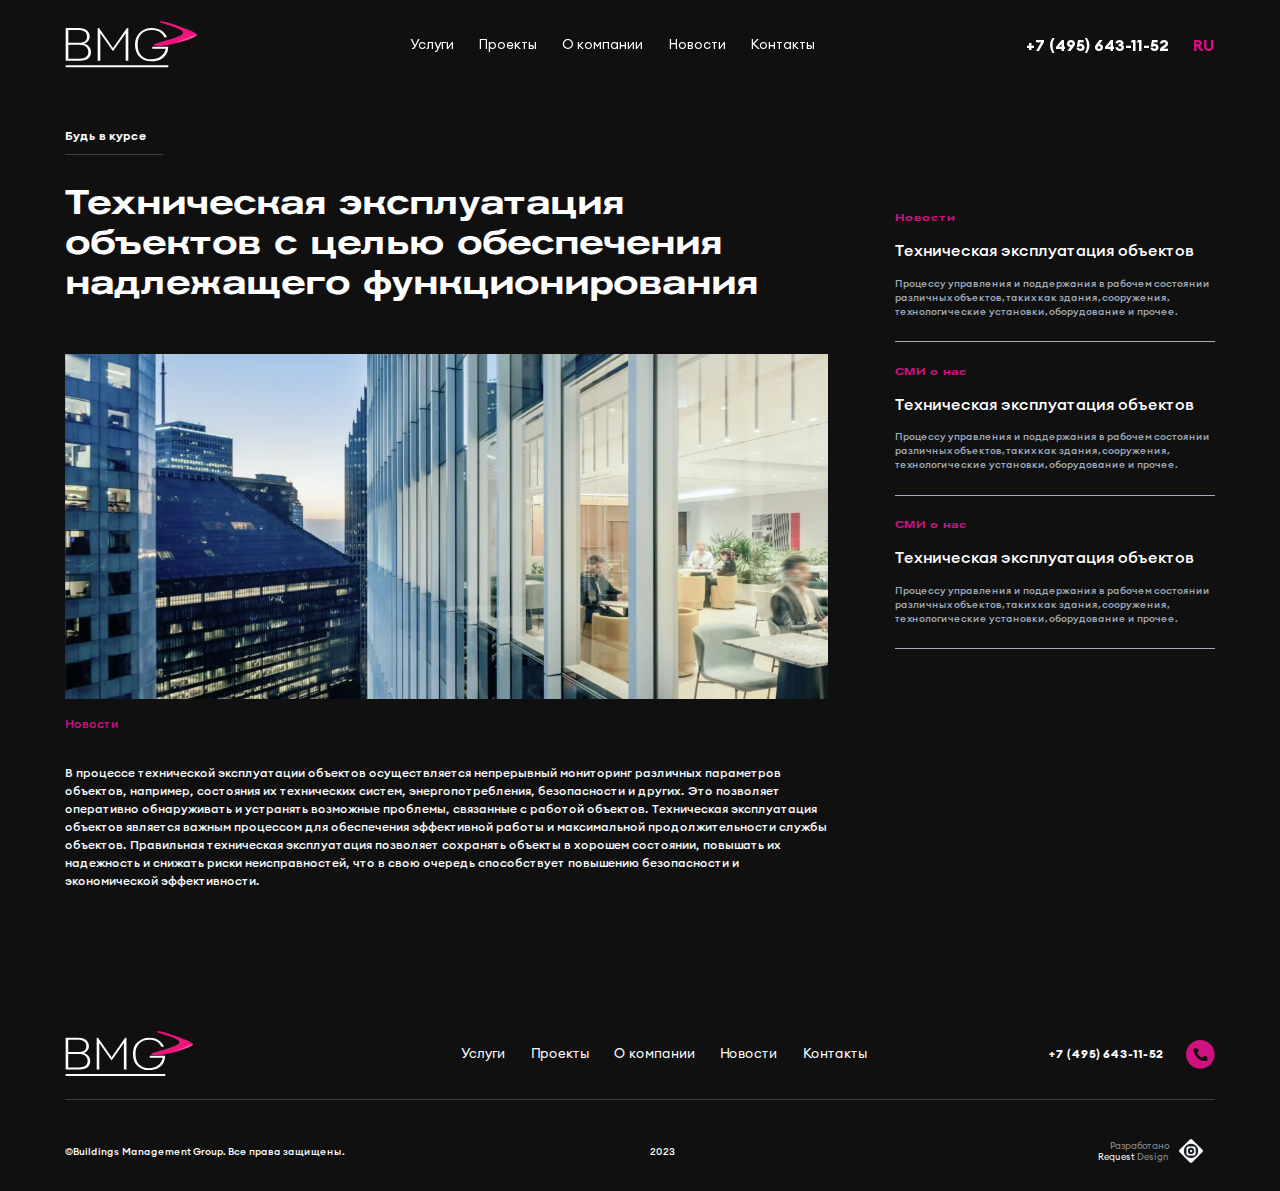
<file: news_details.html>
<!DOCTYPE html>
<html lang="en">
  <head>
    <meta charset="UTF-8" />
    <meta http-equiv="X-UA-Compatible" content="IE=edge" />
    <meta name="viewport" content="width=device-width, initial-scale=1.0" />
    <link rel="stylesheet" href="./css/_set.css" />
    <link rel="stylesheet" href="./css/style.css" />
    <link rel="stylesheet" href="./css/header.css" />
    <link rel="stylesheet" href="./css/footer.css" />
    <link rel="stylesheet" href="./css/page-news_details.css" />
    <script src="./js/header.js"></script>

    <title>Новости</title>
  </head>
  <body>
    <header class="header">
      <div class="header_container container">
        <div class="header__mob_menu">
          <div class="burger-menu">
            <div class="btn-burger not-active">
              <span></span>
              <span></span>
              <span></span>
            </div>
          </div>
          <a href="./index.html" class="header__logo">
            <svg
              width="200"
              height="73"
              viewBox="0 0 200 73"
              fill="none"
              xmlns="http://www.w3.org/2000/svg"
            >
              <g clip-path="url(#clip0_630_1408)">
                <path
                  d="M5 58V37H21C30.5725 37 35 41.1087 35 48C35 54.5994 30.0576 58 22 58H5ZM5 15H20C28.6507 15 33 18.3908 33 25C33 31.5134 28.4741 34 20 34H5V15ZM39 48C39 42.2838 35.5898 37.7076 30 36H29L30 35C34.0673 33.2685 37 29.7307 37 25C37 16.729 30.6196 12 20 12H1V61H23C33.2577 61 39 56.3843 39 48Z"
                  fill="white"
                />
                <path d="M53 20L72 47L91 20V61H95V12H93L72 42L51 12H49V61H53V20Z" fill="white" />
                <path
                  d="M130 62C140.529 62 149.14 57.5112 153 49C154.134 46.4463 154.758 43.2234 155 40H152H151H131V43H151C150.907 43.4937 151.121 43.5269 151 44C150.96 44.1728 151 44 151 44C148.545 53.182 140.586 59 130 59C116.553 59 109 50.786 109 37C109 23.5164 116.551 15.216 130 15C139.599 15 145.748 18.7192 149 26H153C149.729 17.1928 141.244 12 130 12C122.827 12 116.539 14.6931 112 19C107.264 23.4916 105 29.596 105 37C105 52.0359 114.859 62 130 62Z"
                  fill="white"
                />
                <path d="M1 71H155V68H1V71Z" fill="white" />
                <mask
                  id="mask0_630_1408"
                  style="mask-type: luminance"
                  maskUnits="userSpaceOnUse"
                  x="132"
                  y="2"
                  width="67"
                  height="38"
                >
                  <path
                    d="M141 3C140.991 3.02045 141.009 2.98278 141 3C140.991 3.01938 141.011 2.97847 141 3C140.961 3.08504 140.942 3.12488 141 3C140.839 3.37141 150.135 5.82959 159 9C167.87 12.1736 176.939 15.4011 177 19C176.934 22.8529 165.021 26.7704 154 30C142.979 33.2275 132.557 36.0128 133 37C133.804 38.7946 138.727 39.5372 145 39C151.274 38.4628 159.054 36.8904 167 35C182.892 31.2192 198.191 25.3114 198 22C197.823 18.9566 183.856 13.698 170 9C159.185 5.33223 148.784 2 144 2C142.658 2 141.232 2.50479 141 3ZM141 3C140.994 3.014 141.008 2.986 141 3C141.078 2.83206 141 2 141 2C141 2 141.043 2.90742 141 3Z"
                    fill="white"
                  />
                </mask>
                <g mask="url(#mask0_630_1408)">
                  <path
                    d="M141 3C140.828 3.36925 150.13 5.82744 159 9C167.869 12.1726 176.937 15.4011 177 19C176.932 22.8519 165.022 26.7715 154 30C142.979 33.2296 132.557 36.0128 133 37C133.805 38.7946 138.727 39.5383 145 39C151.274 38.4628 159.054 36.8904 167 35C182.892 31.2192 198.192 25.3114 198 22C197.824 18.9588 183.856 13.6991 170 9C156.144 4.30091 142.047 0.731735 141 3C141.377 2.18506 140.821 3.38755 141 3Z"
                    fill="#BD1176"
                  />
                  <path
                    d="M141 3.00001C140.822 3.38169 141.37 2.19783 141 3.00001C142.048 0.762768 156.395 3.35302 170 8.00001C183.589 12.6438 196.773 18.9843 197 22C197.241 25.2809 182.383 30.8802 167 35C164.159 35.7612 160.992 36.407 158 37C157.883 37.0237 158.125 36.972 158 37C154.353 37.8119 150.304 38.6043 147 39C146.266 39.0852 145.695 38.9353 145 39C143.178 39.1671 141.49 38.9979 140 39C137.576 39.0011 135.2 38.5251 134 38C133.364 37.7251 133.202 37.4378 133 37C132.594 36.0156 143.159 33.2022 154 30C164.843 26.7989 175.937 23.8179 176 20C176.06 16.4334 167.556 12.3262 159 9.00001C157.625 8.46523 156.414 7.50891 155 7.00001C149.497 5.02045 143.967 3.74827 142 3.00001C141.521 2.81779 140.982 3.06686 141 3.00001Z"
                    fill="#D01181"
                  />
                  <path
                    d="M141 3C140.819 3.37576 141.368 2.20962 141 3C142.065 0.790821 156.436 3.40672 170 8C183.534 12.5879 196.724 19.0112 197 22C197.3 25.249 182.084 29.4791 167 34C164.411 34.7763 161.97 36.4018 159 37C158.884 37.0227 158.132 36.9665 158 37C154.351 37.907 150.472 37.5703 147 38C146.244 38.0939 145.72 38.9287 145 39C143.123 39.1792 141.542 38.987 140 39C137.503 39.0162 135.248 38.5204 134 38C133.329 37.7279 133.211 37.4362 133 37C132.626 36.0185 143.17 34.1756 154 31C164.831 27.8266 175.873 23.7813 176 20C176.119 16.4692 167.362 12.4962 159 9C157.716 8.46336 156.407 7.53556 155 7C149.551 4.92363 144.189 3.8163 142 3C141.512 2.81752 140.994 3.07018 141 3Z"
                    fill="#BF1176"
                  />
                  <path
                    d="M141 3.00001C140.821 3.36873 141.36 2.22148 141 3.00001C142.065 0.820118 155.688 3.45857 169 8.00001C182.267 12.5306 195.676 19.0373 196 22C196.351 25.2169 181.512 29.0152 167 34C164.697 34.7915 161.901 35.4096 159 36C158.886 36.0227 159.138 35.9622 159 36C155.406 36.9948 151.588 37.5318 148 38C147.233 38.1006 145.732 38.9222 145 39C143.097 39.1936 141.571 38.9773 140 39C137.468 39.0325 135.279 38.5125 134 38C133.305 37.7308 133.216 37.4347 133 37C132.662 36.0214 143.35 34.1466 154 31C164.65 27.8534 175.809 23.7445 176 20C176.177 16.5031 167.021 12.6862 159 9.00001C157.826 8.46045 156.378 8.56229 155 8.00001C149.69 5.83093 144.377 3.88667 142 3.00001C141.51 2.81727 141.004 3.07354 141 3.00001Z"
                    fill="#C01176"
                  />
                  <path
                    d="M142 3C141.819 3.3595 142.359 2.23227 142 3C143.084 0.850555 155.729 3.5127 169 8C182.211 12.4743 195.623 18.0633 196 21C196.408 24.1857 181.11 27.4569 167 33C164.935 33.811 162.882 35.4153 160 36C159.888 36.0238 160.145 35.9567 160 36C156.401 37.0601 151.759 37.4911 148 38C147.209 38.1061 146.755 38.9188 146 39C144.04 39.209 141.625 38.9664 140 39C137.394 39.0476 135.329 38.5068 134 38C133.268 37.7325 133.223 37.4353 133 37C132.695 36.0244 143.362 34.1186 154 31C164.641 27.8803 175.744 23.7077 176 20C176.238 16.5371 166.784 13.9004 159 10C157.913 9.45533 157.371 8.59015 156 8C150.747 5.73794 144.602 3.95182 142 3C142.016 3.07471 141.5 2.817 142 3Z"
                    fill="#C01177"
                  />
                  <path
                    d="M141 3C140.819 3.35348 141.352 2.24427 141 3C142.084 0.879166 155.98 3.56424 169 8C181.946 12.4162 194.576 18.092 195 21C195.46 24.1531 181.295 29.3915 167 33C165.372 34.158 162.814 35.4102 160 36C159.891 36.0239 160.152 35.9512 160 36C156.459 37.145 151.871 37.4481 148 38C147.198 38.1139 146.769 38.9133 146 39C144.016 39.2255 142.654 38.9555 141 39C138.362 39.0629 135.357 38.5009 134 38C133.245 37.7365 133.229 37.4337 133 37C132.731 36.0263 143.542 34.0913 154 31C164.461 27.9087 174.682 23.6714 175 20C175.295 16.5726 166.404 14.1289 159 10C158.012 9.44919 157.342 8.61695 156 8C150.887 5.64388 144.787 4.02031 142 3C141.499 2.81676 141.028 3.07807 141 3Z"
                    fill="#C11177"
                  />
                  <path
                    d="M142 3C141.818 3.34526 142.35 2.25629 142 3C143.104 0.908913 156.022 3.61914 169 8C181.887 12.3591 194.523 18.1153 195 21C195.517 24.1203 182.114 29.4247 168 33C166.661 34.2388 163.789 35.4029 161 36C160.891 36.0228 161.16 35.9457 161 36C157.455 37.2106 153.045 37.4061 149 38C148.174 38.1205 147.793 38.9055 147 39C144.959 39.2356 142.708 38.9446 141 39C138.284 39.0782 136.409 38.4962 135 38C134.209 37.7394 133.239 37.431 133 37C132.766 36.0294 143.553 34.0617 154 31C164.449 27.9361 174.616 23.6339 175 20C175.358 16.6071 167.784 13.0096 160 10C159.21 9.28452 158.333 8.646 157 8C151.945 5.55172 145.016 4.09223 142 3C142.039 3.08034 141.49 2.81543 142 3Z"
                    fill="#C21177"
                  />
                  <path
                    d="M142 3.00001C141.818 3.33916 142.342 2.26952 142 3.00001C143.104 0.936806 155.273 3.6725 168 8.00001C180.621 12.3025 193.476 18.1444 194 21C194.567 24.0883 181.703 28.4617 168 32C166.972 33.3219 164.724 34.4097 162 35C161.894 35.0228 161.165 35.9402 161 36C157.505 37.2632 153.156 37.3652 149 38C148.164 38.1272 147.806 37.9011 147 38C144.935 38.2489 142.735 38.937 141 39C138.253 39.0989 136.437 38.4892 135 38C134.184 37.7424 133.241 37.4283 133 37C132.801 36.0315 142.734 34.0339 153 31C163.27 27.9661 173.555 24.5959 174 21C174.415 17.6421 167.541 13.9807 160 11C159.332 10.2543 158.306 8.67506 157 8.00001C152.086 5.46177 145.198 4.15988 142 3.00001C142.05 3.08371 141.489 2.81413 142 3.00001Z"
                    fill="#C31177"
                  />
                  <path
                    d="M142 3C141.816 3.33305 142.34 2.28056 142 3C143.123 0.96685 155.316 3.72799 168 7.99999C180.562 12.2426 193.42 17.1723 194 20C194.626 23.0552 181.517 28.4953 168 32C167.267 33.403 165.7 34.4046 163 35C162.895 35.0239 162.173 34.9336 162 35C158.5 36.3202 154.334 37.3208 150 38C149.14 38.135 147.831 37.8944 147 38C144.876 38.2645 142.792 38.9271 141 39C138.176 39.1154 136.489 38.4832 135 38C134.148 37.7431 133.251 37.4288 133 37C132.834 36.0357 142.746 34.0051 153 31C163.257 27.9949 173.486 24.5591 174 21C174.479 17.676 167.421 13.9528 160 11C159.444 10.224 158.301 9.70528 157 8.99999C152.149 6.37258 146.432 4.2299 143 3C142.48 2.81279 142.063 3.08489 142 3Z"
                    fill="#C31177"
                  />
                  <path
                    d="M142 3.00001C141.817 3.32583 142.334 2.29498 142 3.00001C143.123 0.994961 155.567 3.78178 168 8.00001C180.297 12.1845 192.374 17.1984 193 20C193.674 23.0218 181.108 28.5337 168 32C167.574 33.4875 165.633 34.3985 163 35C162.898 35.0229 163.178 34.9292 163 35C159.552 36.3774 154.441 37.283 150 38C149.129 38.1406 147.842 37.8889 147 38C144.853 38.2768 142.819 38.9172 141 39C138.144 39.1308 136.517 38.4773 135 38C134.124 37.7472 133.256 37.425 133 37C132.871 36.0367 142.926 33.9771 153 31C163.077 28.024 173.428 24.5208 174 21C174.536 17.7124 167.178 13.9248 160 11C159.566 10.1936 159.273 9.73338 158 9.00001C153.291 6.28666 146.612 4.29458 143 3.00001C142.477 2.81258 142.074 3.08828 142 3.00001Z"
                    fill="#C41177"
                  />
                  <path
                    d="M142 3C141.819 3.31856 142.326 2.30615 142 3C143.121 1.021 154.817 3.83582 167 8C179.032 12.1249 191.33 17.2268 192 20C192.722 22.987 180.704 27.5657 168 31C167.877 32.5688 165.569 34.4065 163 35C162.901 35.0229 163.184 34.9225 163 35C159.601 36.4259 154.546 37.2363 150 38C149.12 38.1484 148.853 37.8833 148 38C145.831 38.2956 142.844 38.9062 141 39C138.115 39.1473 136.544 38.4702 135 38C134.102 37.7491 133.26 37.4244 133 37C132.907 36.04 143.108 33.9478 153 31C162.898 28.0522 172.368 24.4791 173 21C173.59 17.7446 166.938 13.8954 160 11C159.686 10.16 159.246 9.76258 158 9C153.431 6.2006 146.788 4.3637 143 3C142.478 2.81236 142.085 3.09164 142 3Z"
                    fill="#C51177"
                  />
                  <path
                    d="M142 4C141.817 4.30395 142.324 3.33683 142 4C143.142 2.10403 154.863 5.00401 167 9C178.973 12.9588 191.273 17.3261 192 20C192.782 22.8737 180.512 27.6948 168 31C168.179 32.608 166.545 34.4155 164 35C163.902 35.0234 164.192 34.9192 164 35C160.595 36.4358 155.729 37.2157 151 38C150.094 38.1498 148.88 37.8799 148 38C145.771 38.2965 143.901 38.898 142 39C139.036 39.1583 136.597 39.4538 135 39C134.063 38.7598 133.27 38.4113 133 38C132.941 37.069 143.12 33.8397 153 31C162.885 28.1603 172.298 25.3488 173 22C173.656 18.867 166.815 15.7908 160 13C159.801 12.1551 159.24 10.7716 158 10C153.495 7.19537 147.025 5.39647 143 4C142.468 3.81614 142.097 4.09139 142 4Z"
                    fill="#C61177"
                  />
                  <path
                    d="M142 4C141.819 4.29684 142.317 3.34995 142 4C143.143 2.13177 155.113 5.05714 167 9.00001C178.708 12.9014 190.227 17.3541 191 20C191.827 22.8396 180.108 27.7317 168 31C168.477 32.6895 167.477 34.4117 165 35C164.904 35.0234 164.197 34.9128 164 35C160.644 36.4778 155.83 37.1755 151 38C150.084 38.1553 148.89 37.8755 148 38C145.748 38.3096 143.927 38.8872 142 39C139.007 39.1745 136.623 39.4468 135 39C134.043 38.7649 133.273 38.4107 133 38C132.977 37.0712 142.301 34.8087 152 32C161.705 29.1881 172.24 25.3098 173 22C173.71 18.903 166.576 15.763 160 13C159.919 12.1244 159.214 10.8022 158 10C153.637 7.1168 147.197 5.46182 143 4C142.466 3.81382 142.108 4.09363 142 4Z"
                    fill="#C61177"
                  />
                  <path
                    d="M142 3C141.817 3.28865 142.315 2.36092 142 3C143.165 1.15839 155.157 3.11121 167 7.00001C178.647 10.8409 190.17 16.3798 191 19C191.889 21.8056 179.915 25.7652 168 29C168.785 30.7692 167.454 32.4035 165 33C164.905 33.0224 165.207 33.9063 165 34C161.636 35.521 156.016 36.1309 151 37C150.06 37.163 149.918 36.869 149 37C146.69 37.3302 143.985 37.8764 142 38C138.926 38.1885 136.678 38.441 135 38C134.002 37.7657 133.282 37.409 133 37C133.011 36.0755 142.314 33.7821 152 31C161.693 28.2158 172.17 24.2721 173 21C173.778 17.9356 167.451 14.7331 161 12C161.037 11.0925 160.208 9.83187 159 9.00001C154.702 6.04001 147.442 4.52847 143 3C142.456 2.81254 142.121 3.09587 142 3Z"
                    fill="#C71177"
                  />
                  <path
                    d="M142 3C141.819 3.28362 142.308 2.37412 142 3C143.166 1.18634 154.407 3.16582 166 7C177.382 10.7841 189.126 16.4059 190 19C190.934 21.7722 179.513 25.8002 168 29C169.08 30.8499 168.391 32.4093 166 33C165.908 33.0224 165.212 32.8998 165 33C161.689 34.5684 157.115 36.0884 152 37C151.05 37.1695 149.927 36.8625 149 37C146.668 37.3359 144.011 37.8667 142 38C138.899 38.2047 136.704 38.434 135 38C133.981 37.7686 133.288 37.4062 133 37C133.045 36.0777 142.494 33.7519 152 31C161.513 28.2449 171.114 24.2339 172 21C172.831 17.9719 166.212 14.7072 160 12C160.152 11.0649 160.182 10.8626 159 10C154.842 6.9623 147.611 4.59509 143 3C142.456 2.81128 142.131 3.09916 142 3Z"
                    fill="#C81177"
                  />
                  <path
                    d="M142 3.00001C141.818 3.27539 142.305 2.38733 142 3.00001C143.188 1.21214 154.452 3.2204 166 7.00001C177.318 10.7262 189.066 15.4329 190 18C190.996 20.74 180.314 25.8363 169 29C170.392 30.932 169.366 32.4055 167 33C166.909 33.0235 166.221 32.8943 166 33C162.674 34.6011 157.305 36.0436 152 37C151.024 37.1761 149.953 36.857 149 37C146.605 37.3501 145.07 37.8559 143 38C139.816 38.2199 136.759 38.428 135 38C133.942 37.7705 133.296 37.4056 133 37C133.081 36.0799 142.507 33.724 152 31C161.499 28.2739 171.042 25.1958 172 22C172.899 19.0071 167.085 15.6791 161 13C161.271 12.034 161.176 10.8945 160 10C155.91 6.88858 147.864 4.65445 143 3.00001C142.446 2.81215 142.144 3.10141 142 3.00001Z"
                    fill="#C81177"
                  />
                  <path
                    d="M142 3C141.818 3.26925 142.298 2.39847 142 3C143.187 1.23708 154.704 3.27436 166 7C177.056 10.6669 188.024 15.4614 189 18C190.041 20.7053 178.917 24.8716 168 28C169.684 30.0129 169.3 32.3963 167 33C166.912 33.0224 167.226 32.8878 167 33C163.724 34.6422 157.401 36.0032 152 37C151.016 37.1816 149.964 36.8536 149 37C146.586 37.3697 145.093 37.8451 143 38C139.791 38.2361 136.783 38.422 135 38C133.92 37.7746 133.3 37.4039 133 37C133.115 36.0844 142.689 33.6946 152 31C161.319 28.3033 169.986 25.1551 171 22C171.951 19.0415 166.849 15.6487 161 13C161.386 12.0032 161.151 10.9274 160 10C156.048 6.81819 148.028 4.7234 143 3C142.446 2.80982 142.154 3.10364 142 3Z"
                    fill="#C91178"
                  />
                  <path
                    d="M142 3C141.817 3.26096 142.296 2.41068 142 3C143.212 1.26414 154.751 3.32935 166 7C176.991 10.6086 187.961 15.4855 189 18C190.103 20.6706 179.713 24.9101 169 28C171.004 30.0952 170.278 31.4043 168 32C167.914 32.0225 168.234 32.8813 168 33C164.709 34.6727 158.594 35.9583 153 37C151.989 37.1872 150.99 36.846 150 37C147.522 37.3775 145.154 37.8353 143 38C139.707 38.2524 136.84 38.4171 135 38C133.88 37.7775 133.31 37.4021 133 37C133.152 36.0866 142.703 33.6653 152 31C161.305 28.3326 169.913 25.1156 171 22C172.022 19.0759 166.717 15.6214 161 13C161.508 11.9732 161.145 10.9604 160 10C156.116 6.74647 148.282 4.78933 143 3C142.436 2.80855 142.168 3.10695 142 3Z"
                    fill="#CA1178"
                  />
                  <path
                    d="M142 3C141.82 3.25373 142.288 2.42403 142 3C143.213 1.28813 154 3.38354 165 7C175.728 10.549 186.918 15.5141 188 18C189.146 20.6358 179.316 24.9435 169 28C171.289 30.1754 170.213 31.3994 168 32C167.916 32.0236 168.239 32.8747 168 33C164.755 34.7055 158.688 34.9166 153 36C151.98 36.1938 151 36.8416 150 37C147.504 37.3961 145.176 37.8244 143 38C139.683 38.2677 136.863 38.41 135 38C133.86 37.7805 133.313 37.4004 133 37C133.186 36.0911 141.884 33.6358 151 31C160.126 28.361 169.858 25.078 171 22C172.072 19.1094 166.483 15.593 161 13C161.621 11.9444 162.12 10.9924 161 10C157.253 6.67903 148.442 4.85962 143 3C142.436 2.8073 142.177 3.11028 142 3Z"
                    fill="#CB1178"
                  />
                  <path
                    d="M142 3C141.818 3.24648 142.287 2.43525 142 3C143.239 1.31539 154.05 3.44003 165 7C175.663 10.4903 186.857 14.5417 188 17C189.21 19.6019 179.108 23.9812 169 27C171.618 29.2579 171.189 31.3935 169 32C168.918 32.0236 169.248 31.8671 169 32C165.744 33.7425 159.885 34.8716 154 36C152.954 36.2004 152.028 36.8328 151 37C148.44 37.4051 145.238 37.8157 143 38C139.596 38.2829 136.921 38.404 135 38C133.818 37.7825 133.324 37.3997 133 37C133.222 36.0934 141.897 33.6073 151 31C160.11 28.3906 169.784 25.0359 171 22C172.145 19.1441 166.348 16.5634 161 14C161.746 12.9112 162.113 11.0256 161 10C157.321 6.61042 148.706 4.92252 143 3C142.426 2.80711 142.191 3.11145 142 3Z"
                    fill="#CC1178"
                  />
                  <path
                    d="M142 2.00001C142.279 1.44761 141.821 3.23921 142 3.00001C143.241 1.33958 154.298 3.49573 165 7.00001C175.4 10.4314 185.814 14.5673 187 17C188.252 19.5668 178.716 24.016 169 27C171.898 29.3373 172.132 31.4111 170 32C169.921 32.0215 169.251 31.8616 169 32C165.791 33.7795 159.975 34.8276 154 36C152.946 36.206 152.036 36.8262 151 37C148.421 37.4183 145.26 37.8048 143 38C139.574 38.2982 136.944 38.398 135 38C133.799 37.7866 133.328 37.398 133 37C133.256 36.0969 142.079 33.5775 151 31C159.93 28.4203 168.725 24.9948 170 22C171.19 19.179 166.115 16.5357 161 14C161.856 12.8823 162.087 12.0598 161 11C157.456 7.54722 148.862 4.98652 143 3.00001C142.425 2.80587 142.201 2.11371 142 2.00001Z"
                    fill="#CC1278"
                  />
                  <path
                    d="M142 2C141.823 2.23191 142.273 1.46103 142 2C143.244 0.364834 153.547 3.55036 164 7C174.14 10.3723 184.773 14.595 186 17C187.293 19.5317 178.325 24.0539 169 27C172.171 29.4222 172.068 31.4041 170 32C169.922 32.0215 169.257 31.8551 169 32C165.833 33.8016 160.062 34.7846 154 36C152.938 36.2126 152.046 36.8218 151 37C148.405 37.4327 146.279 37.7928 144 38C140.551 38.3135 136.965 38.3919 135 38C133.78 37.7896 133.331 37.3962 133 37C133.289 36.0992 142.259 33.5478 151 31C159.751 28.449 168.676 25.9558 170 23C171.243 20.2117 165.886 16.507 161 14C161.966 12.8523 162.061 12.0941 161 11C157.589 7.48487 149.016 5.05175 143 3C142.425 2.8046 142.211 2.11703 142 2Z"
                    fill="#CD1278"
                  />
                  <path
                    d="M142 2.00001C141.822 2.22567 142.27 1.47238 142 2.00001C143.269 0.390251 153.598 3.60641 164 7.00001C174.071 10.3119 184.708 14.6219 186 17C187.357 19.4974 178.112 23.09 169 26C172.506 28.5038 173.042 30.3993 171 31C170.924 31.0226 170.266 31.8463 170 32C166.821 33.8376 161.263 34.7406 155 36C153.911 36.2192 152.075 36.8173 151 37C148.339 37.4513 146.343 37.7829 144 38C140.464 38.3288 137.026 38.3869 135 38C133.738 37.7926 133.34 37.3944 133 37C133.326 36.1027 142.275 33.5189 151 31C159.736 28.479 168.602 25.9154 170 23C171.318 20.2479 166.749 17.4759 162 15C163.094 13.8212 163.055 12.1294 162 11C158.656 7.42158 149.282 5.11698 143 3.00001C142.414 2.80228 142.224 2.11929 142 2.00001Z"
                    fill="#CE1178"
                  />
                  <path
                    d="M142 2C141.824 2.21834 142.263 1.48481 142 2C143.271 0.414635 153.844 3.66148 164 7C173.81 10.2514 183.668 14.6499 185 17C186.396 19.4619 177.725 23.1261 169 26C172.776 28.5856 172.978 30.3923 171 31C170.926 31.0237 171.271 30.8376 171 31C167.867 32.8682 161.347 34.6986 155 36C153.904 36.2248 153.082 36.8118 152 37C149.324 37.4646 146.363 37.7709 144 38C140.443 38.3442 137.046 38.3807 135 38C133.72 37.7967 133.344 37.3915 133 37C133.358 36.1051 141.456 33.4867 150 31C158.555 28.5079 167.555 25.8739 169 23C170.368 20.2832 165.52 17.448 161 15C162.201 13.79 163.028 12.1648 162 11C158.787 7.3614 149.431 5.18337 143 3C142.416 2.80102 142.234 2.12154 142 2Z"
                    fill="#CE1278"
                  />
                  <path
                    d="M142 2C141.824 2.211 142.261 1.49834 142 2C143.301 0.439041 153.898 3.71767 164 7.00001C173.74 10.1919 183.601 13.679 185 16C186.461 18.4276 178.506 22.1634 170 25C174.118 27.6666 173.955 30.3832 172 31C171.928 31.0226 172.278 30.8321 172 31C168.847 32.8915 161.553 34.6533 155 36C153.875 36.2304 153.112 36.8041 152 37C149.257 37.4726 146.428 37.7599 144 38C140.355 38.3596 137.107 38.3736 135 38C133.677 37.7976 133.355 37.3908 133 37C133.398 36.1086 141.472 33.4577 150 31C158.54 28.538 167.48 25.8356 169 23C170.445 20.3195 166.379 17.42 162 15C163.331 13.7609 164.022 12.2025 163 11C159.855 7.30536 149.706 5.24456 143 3C142.405 2.79977 142.248 2.12381 142 2Z"
                    fill="#CF1278"
                  />
                  <path
                    d="M143 2C142.827 2.20471 143.253 1.51086 143 2C144.304 0.463623 154.144 3.77425 164 7.00001C173.48 10.132 183.563 13.7051 185 16C186.499 18.3929 178.122 22.2009 170 25C174.382 27.7506 174.896 30.3923 173 31C172.931 31.0216 173.283 30.8255 173 31C169.891 32.921 163.633 34.608 157 36C155.869 36.2381 154.12 36.7985 153 37C150.243 37.4859 147.445 37.75 145 38C141.335 38.376 138.125 38.3674 136 38C134.66 37.8007 134.358 37.3879 134 37C134.429 36.1122 142.652 33.4285 151 31C159.359 28.5694 167.432 25.7959 169 23C170.495 20.3561 167.153 17.3897 163 15C164.436 13.7297 164.995 13.2379 164 12C160.982 8.2474 150.848 5.31319 144 3C143.404 2.79853 143.256 2.12606 143 2Z"
                    fill="#D01278"
                  />
                  <path
                    d="M143 2.00001C142.864 2.22493 143.251 1.52206 143 2.00001C144.58 0.744579 154.199 3.82413 164 7.00001C173.407 10.0818 183.494 13.727 185 16C186.565 18.3649 178.899 22.2285 171 25C175.732 27.8407 175.871 29.3836 174 30C173.931 30.0227 174.291 30.8183 174 31C170.872 32.9518 163.842 34.5575 157 36C155.841 36.2455 155.15 35.7924 154 36C151.173 36.5028 148.511 37.7383 146 38C142.244 38.3914 139.188 38.3623 137 38C135.615 37.8032 134.368 37.3871 134 37C134.468 36.1122 142.669 34.4038 151 32C159.341 29.5919 167.349 26.7574 169 24C170.568 21.3799 167.008 18.367 163 16C164.569 14.6959 165.988 13.2792 165 12C162.049 8.17965 152.126 5.38651 145 3.00001C144.395 2.79672 143.271 2.12977 143 2.00001Z"
                    fill="#D11278"
                  />
                  <path
                    d="M143 2C142.866 2.21865 143.245 1.53349 143 2C144.586 0.782303 154.446 2.87836 164 6C173.149 9.0199 182.456 13.754 184 16C185.602 18.3282 178.519 21.2669 171 24C175.99 26.9236 176.814 29.3874 175 30C174.935 30.0217 174.295 30.8095 174 31C170.918 32.9851 163.918 34.5128 157 36C155.834 36.2511 155.156 35.7857 154 36C151.161 36.5152 148.529 37.7272 146 38C142.227 38.407 139.205 38.355 137 38C135.598 37.8063 134.372 37.3853 134 37C134.499 36.1157 142.852 34.3748 151 32C159.162 29.622 167.302 26.719 169 24C170.614 21.4152 166.784 18.338 163 16C164.671 14.6654 165.96 13.3162 165 12C162.172 8.12393 152.265 5.45272 145 3C144.395 2.79651 143.28 2.13206 143 2Z"
                    fill="#D21279"
                  />
                  <path
                    d="M143 2.00001C142.867 2.21344 143.242 1.54715 143 2.00001C144.623 0.82127 154.502 2.93399 164 6.00001C173.073 8.95985 182.386 12.7834 184 15C185.67 17.2936 178.288 21.3034 171 24C176.346 27.0064 177.789 29.3803 176 30C175.936 30.0217 175.303 29.8039 175 30C171.895 32.0054 165.132 34.4648 158 36C156.806 36.2579 155.187 35.7801 154 36C151.09 36.5363 148.595 37.7162 146 38C142.134 38.4236 139.269 38.3499 137 38C135.554 37.8115 134.382 37.3835 134 37C134.539 36.1181 142.869 34.3445 151 32C159.144 29.6512 167.222 26.676 169 24C170.694 21.4508 166.637 18.3076 163 16C164.808 14.6349 165.951 13.3543 165 12C162.239 8.07052 152.55 5.51891 145 3.00001C144.384 2.79525 143.294 2.13543 143 2.00001Z"
                    fill="#D21279"
                  />
                  <path
                    d="M143 2.00001C142.869 2.20713 143.236 1.55974 143 2.00001C144.627 0.860306 153.749 2.99189 163 6.00001C171.815 8.89969 181.348 12.8106 183 15C184.705 17.2588 177.912 21.3411 171 24C176.599 27.0905 177.727 29.3765 176 30C175.938 30.0228 175.307 29.794 175 30C171.943 32.0398 165.203 34.42 158 36C156.799 36.2646 156.193 35.7734 155 36C152.078 36.5444 148.611 37.704 146 38C142.119 38.4392 139.286 38.3416 137 38C135.538 37.8113 134.385 37.3839 134 37C134.57 36.1206 142.05 34.313 150 32C157.963 29.6805 166.178 26.6362 168 24C169.739 21.4864 166.416 19.2783 163 17C164.908 15.6033 165.923 13.3913 165 12C162.36 8.01593 152.684 5.57762 145 3.00001C144.384 2.79397 143.303 2.13773 143 2.00001Z"
                    fill="#D31279"
                  />
                  <path
                    d="M143 2.00001C143.233 1.57235 143.871 2.20082 144 2.00001C145.667 0.897202 153.807 3.0476 163 6.00001C171.737 8.83845 181.277 12.8389 183 15C184.773 17.223 177.675 20.3776 171 23C176.964 26.1728 178.708 29.3813 177 30C176.939 30.0228 177.316 29.7884 177 30C173.922 32.0634 166.422 34.374 159 36C157.769 36.2692 156.225 35.7688 155 36C152.009 36.5644 148.68 37.6939 146 38C142.023 38.4537 139.35 38.3354 137 38C135.492 37.8166 134.395 37.3821 134 37C134.61 36.1251 142.069 34.2849 150 32C157.945 29.7119 166.097 26.5931 168 24C169.821 21.5209 167.262 19.2491 164 17C166.047 15.5727 166.912 13.4295 166 12C163.425 7.96216 152.976 5.64307 145 3.00001C144.372 2.79269 143.319 2.14003 143 2.00001Z"
                    fill="#D41279"
                  />
                  <path
                    d="M143 2C142.874 2.19448 143.225 1.58607 143 2C144.67 0.935299 154.053 3.10358 163 6C171.479 8.77801 180.241 12.8673 182 15C183.807 17.1892 177.303 20.4154 171 23C177.208 26.2571 178.649 28.371 177 29C176.942 29.0217 177.321 29.7805 177 30C173.965 32.0892 166.489 33.3291 159 35C157.765 35.276 156.23 35.7621 155 36C151.997 36.5715 149.694 37.6828 147 38C143.01 38.4683 139.366 38.3292 137 38C135.477 37.8175 134.399 37.3803 134 37C134.639 36.1276 142.252 34.2554 150 32C157.764 29.7424 166.053 26.5531 168 24C169.864 21.5555 167.044 19.2196 164 17C166.145 15.5409 166.884 14.4699 166 13C163.542 8.91176 153.104 5.70848 145 3C144.375 2.79141 143.327 2.14341 143 2Z"
                    fill="#D51279"
                  />
                  <path
                    d="M144 2C143.873 2.18921 144.223 1.59875 144 2C145.709 0.974579 154.113 3.16296 163 6C171.398 8.71744 180.167 11.897 182 14C183.877 16.1552 178.061 19.4533 172 22C178.581 25.3405 179.485 28.0844 178 29C177.94 29.012 178.329 29.7727 178 30C174.945 32.1161 167.711 33.2819 160 35C158.734 35.2827 157.262 35.7553 156 36C152.925 36.585 149.765 37.6716 147 38C142.914 38.4839 139.432 38.323 137 38C135.432 37.8217 134.41 37.3784 134 37C134.682 36.1323 142.271 34.2238 150 32C157.744 29.7719 165.97 27.5108 168 25C169.948 22.5903 166.888 19.19 164 17C166.287 15.5103 167.874 14.5093 167 13C164.607 8.86133 153.397 5.77942 145 3C144.363 2.78905 144.341 2.1468 144 2Z"
                    fill="#D51279"
                  />
                  <path
                    d="M143 2C143.217 1.61253 143.877 2.18394 144 2C145.713 1.01392 153.367 3.20175 162 6C170.148 8.64043 179.133 11.9255 181 14C182.908 16.1202 176.691 19.4902 171 22C177.818 25.4252 179.421 28.0749 178 29C177.943 29.012 178.332 28.7638 178 29C174.987 31.143 167.773 33.2357 160 35C158.731 35.2884 157.266 35.7497 156 36C152.916 36.5997 149.777 37.655 147 38C142.902 38.492 139.444 38.3167 137 38C135.416 37.8237 134.412 37.3766 134 37C134.71 36.1347 142.454 34.1931 150 32C157.563 29.8015 164.93 27.4685 167 25C168.99 22.6262 166.672 20.1594 164 18C166.381 16.4795 167.842 14.5477 167 13C164.719 8.8097 153.522 5.83961 145 3C144.364 2.78777 143.351 2.14911 143 2Z"
                    fill="#D61279"
                  />
                  <path
                    d="M144 2.00001C143.876 2.17649 144.214 1.62307 144 2.00001C145.751 1.05222 153.423 3.2754 162 6.00001C170.058 8.59497 179.057 11.9541 181 14C182.979 16.0851 177.442 19.5271 172 22C179.198 25.5079 180.386 28.0631 179 29C178.944 29.0109 179.341 28.756 179 29C175.967 31.1679 168 33.1872 160 35C158.699 35.2952 157.299 35.7429 156 36C152.843 36.6133 149.848 36.6438 147 37C142.804 37.5066 139.512 38.3105 137 38C135.369 37.8268 134.422 37.3748 134 37C134.753 36.1372 142.474 34.1625 150 32C157.54 29.8332 164.845 27.4283 167 25C169.075 22.6643 166.512 20.1298 164 18C166.526 16.4487 168.83 14.5884 168 13C165.783 8.75677 153.823 5.91199 145 3.00001C144.353 2.78539 144.366 2.15144 144 2.00001Z"
                    fill="#D71279"
                  />
                  <path
                    d="M144 2C143.881 2.17008 144.206 1.63586 144 2C145.755 1.09075 153.673 3.31693 162 6C169.808 8.51627 178.023 11.982 180 14C182.009 16.0497 177.078 18.5666 172 21C179.427 24.5923 181.321 27.0515 180 28C179.946 28.0098 179.343 28.7493 179 29C176.009 31.1947 168.058 33.1433 160 35C158.695 35.3009 157.304 35.7373 156 36C152.836 36.6269 149.859 36.638 147 37C142.796 37.531 139.526 38.3042 137 38C135.357 37.8299 134.425 37.3718 134 37C134.781 36.1409 141.658 34.1325 149 32C156.359 29.8631 163.806 27.3865 166 25C168.115 22.6985 166.299 20.1009 164 18C166.618 16.417 168.799 14.6288 168 13C165.893 8.70666 153.938 5.97526 145 3C144.355 2.78414 144.374 2.15373 144 2Z"
                    fill="#D81279"
                  />
                  <path
                    d="M144 2C143.88 2.16369 144.204 1.65081 144 2C145.791 1.12921 153.755 3.37343 162 6C169.71 8.45526 176.951 11.0118 179 13C181.077 15.0155 176.815 18.6026 172 21C179.803 24.6763 182.284 27.0397 181 28C180.948 28.0098 180.351 28.7403 180 29C176.992 31.2196 169.277 33.0991 161 35C159.666 35.3066 158.334 35.7316 157 36C153.766 36.6416 150.926 36.6224 148 37C143.702 37.5402 139.588 38.2979 137 38C135.31 37.8341 134.436 37.3699 134 37C134.824 36.1434 141.692 34.1006 149 32C156.324 29.8939 163.723 27.345 166 25C168.199 22.7346 167.132 21.0701 165 19C167.761 17.3861 168.784 15.6707 168 14C165.961 9.65802 154.234 6.03033 145 3C144.344 2.78503 144.389 2.15605 144 2Z"
                    fill="#D81279"
                  />
                  <path
                    d="M144 3.00001C143.884 3.1529 144.197 2.67192 144 3.00001C145.79 2.19095 153.01 4.50275 161 7.00001C168.443 9.32632 175.921 12.0963 178 14C180.102 15.925 176.447 18.7066 172 21C180.01 24.6567 182.219 27.0572 181 28C180.951 28.0106 180.352 28.7399 180 29C177.04 31.184 169.313 33.1026 161 35C159.666 35.3047 158.335 35.7335 157 36C153.766 36.6381 150.931 36.6273 148 37C143.704 37.5479 139.595 38.2846 137 38C135.302 37.8418 134.437 37.3599 134 37C134.848 36.1718 141.887 34.0131 149 32C156.131 29.9827 163.692 28.2382 166 26C168.235 23.8319 165.918 20.9834 164 19C166.846 17.3989 168.751 15.6617 168 14C166.07 9.72961 154.326 7.0154 145 4.00001C144.347 3.78872 144.396 3.15503 144 3.00001Z"
                    fill="#D91279"
                  />
                  <path
                    d="M144 3C143.884 3.14665 144.193 2.68438 144 3C145.827 2.22956 153.098 4.55902 161 7C168.338 9.2667 175.848 12.1244 178 14C180.171 15.8916 176.178 18.7439 172 21C180.387 24.7385 183.18 27.0446 182 28C181.951 28.0074 181.362 27.7311 181 28C178.026 30.2083 170.528 33.0564 162 35C160.637 35.3103 159.365 35.728 158 36C154.698 36.6514 150.997 36.61 148 37C143.611 37.5547 139.659 38.2784 137 38C135.258 37.8448 134.447 37.3571 134 37C134.891 36.1743 141.927 33.983 149 32C156.09 30.0117 163.609 28.1987 166 26C168.318 23.8672 166.747 21.9532 165 20C167.99 18.3688 169.735 16.7014 169 15C167.136 10.6802 154.615 7.08496 145 4C144.335 3.78746 144.411 3.15728 144 3Z"
                    fill="#DA1279"
                  />
                  <path
                    d="M144 3C143.887 3.14146 144.186 2.69902 144 3C145.824 2.26828 153.348 3.61446 161 6C168.076 8.20687 174.821 11.1547 177 13C179.194 14.8591 175.821 17.7814 172 20C180.587 23.8213 183.117 27.0364 182 28C181.955 28.0096 181.362 27.7245 181 28C178.071 30.2324 170.565 33.0133 162 35C160.637 35.3159 159.366 35.7214 158 36C154.697 36.6647 151.002 36.599 148 37C143.612 37.569 139.666 38.2723 137 38C135.247 37.849 134.449 37.3563 134 37C134.915 36.1779 142.117 34.9516 149 33C155.902 31.0409 162.578 28.1569 165 26C167.353 23.9037 165.539 21.925 164 20C167.07 18.3398 169.701 16.74 169 15C167.24 10.632 154.707 7.14279 145 4C144.339 3.78623 144.418 3.15953 144 3Z"
                    fill="#DB127A"
                  />
                  <path
                    d="M144 3.00001C143.888 3.13625 144.182 2.71049 144 3.00001C145.862 2.30602 153.439 3.67005 161 6.00001C167.965 8.14582 174.747 11.1831 177 13C179.262 14.8254 175.544 17.818 172 20C180.965 23.9031 184.076 27.024 183 28C182.957 28.0085 182.372 27.7148 182 28C179.058 30.2586 170.778 32.9638 162 35C160.608 35.3236 159.396 35.7148 158 36C154.629 36.677 151.068 36.5892 148 37C143.522 37.5844 139.728 38.2661 137 38C135.204 37.8499 134.46 37.3534 134 37C134.96 36.1804 142.161 34.9212 149 33C155.857 31.0713 162.496 28.1171 165 26C167.437 23.9404 166.364 21.8957 165 20C168.215 18.3087 169.682 16.7797 169 15C167.306 10.5838 154.995 7.21235 145 4.00001C144.329 3.78394 144.432 3.16286 144 3.00001Z"
                    fill="#DC127A"
                  />
                  <path
                    d="M144 3C143.89 3.12889 144.176 2.72197 144 3C145.858 2.3438 152.685 3.72675 160 6C166.714 8.08576 173.72 11.2136 176 13C178.285 14.7907 175.197 17.8535 172 20C181.16 23.984 184.015 26.0146 183 27C182.958 27.0085 182.373 27.7071 182 28C179.102 30.2828 170.814 32.9206 162 35C160.607 35.3292 159.397 35.7092 158 36C154.63 36.6924 151.072 36.5792 148 37C143.522 37.6008 139.734 38.2578 137 38C135.195 37.853 134.461 37.3537 134 37C134.983 36.1851 141.347 34.8919 148 33C154.674 31.1007 161.467 29.0772 164 27C166.472 24.975 166.163 22.8652 165 21C168.294 19.2775 169.648 16.8184 169 15C167.406 10.5334 155.085 7.26712 145 4C144.331 3.78375 144.44 3.16511 144 3Z"
                    fill="#DC137A"
                  />
                  <path
                    d="M144 3C143.892 3.12367 144.172 2.73561 144 3C145.894 2.38379 152.781 3.78357 160 6C166.598 8.02453 173.648 11.2441 176 13C178.355 14.758 174.914 16.8923 172 19C181.54 23.0683 184.973 26.0021 184 27C183.96 27.0075 183.381 27.6983 183 28C180.089 30.3081 172.029 32.8731 163 35C161.579 35.3348 160.427 35.7036 159 36C155.563 36.7058 152.138 36.5672 149 37C144.432 37.6162 139.796 38.2527 137 38C135.15 37.8561 134.471 37.3497 134 37C135.026 36.1876 141.395 34.8614 148 33C154.627 31.1322 161.384 29.0363 164 27C166.555 25.0096 165.984 22.8358 165 21C168.438 19.2484 170.628 16.8582 170 15C168.472 10.484 155.377 7.33371 145 4C144.322 3.78252 144.454 3.16631 144 3Z"
                    fill="#DD137A"
                  />
                  <path
                    d="M144 3C143.893 3.11736 144.169 2.7482 144 3C145.932 2.42173 152.88 3.84057 160 6C166.478 7.96418 172.573 10.2737 175 12C177.423 13.7252 175.628 16.9313 173 19C182.923 23.1513 185.93 25.9928 185 27C184.961 27.0075 184.39 26.6895 184 27C181.072 29.3323 173.242 32.8288 164 35C162.55 35.3403 160.456 34.6981 159 35C155.495 35.7202 152.205 36.5551 149 37C144.342 37.6316 139.858 38.2465 137 38C135.105 37.8592 134.481 37.3489 134 37C135.069 36.1913 141.445 34.8319 148 33C154.574 31.1628 161.304 28.9951 164 27C166.64 25.0465 165.802 22.8063 165 21C168.586 19.2172 171.607 17.898 171 16C169.539 11.4336 156.67 7.39384 146 4C145.31 3.78021 144.47 3.16964 144 3Z"
                    fill="#DE137A"
                  />
                  <path
                    d="M144 3.00001C143.895 3.10999 144.163 2.76083 144 3.00001C145.929 2.45973 152.119 3.89762 159 6.00001C165.231 7.90487 171.548 10.3034 174 12C176.446 13.6913 174.289 15.967 172 18C182.111 22.2325 185.871 25.9803 185 27C184.964 27.0075 184.39 26.6829 184 27C181.114 29.3565 173.274 31.7834 164 34C162.55 34.346 160.458 34.6914 159 35C155.496 35.7314 152.207 36.5441 149 37C144.343 37.6471 139.864 38.2392 137 38C135.098 37.8623 134.483 37.346 134 37C135.093 36.1949 141.624 34.8013 148 33C154.395 31.1934 160.273 28.955 163 27C165.673 25.0834 165.607 22.7767 165 21C168.662 19.1859 171.573 17.938 171 16C169.634 11.3841 156.752 7.45844 146 4.00001C145.314 3.77898 144.476 3.17298 144 3.00001Z"
                    fill="#DF137A"
                  />
                  <path
                    d="M144 3C143.896 3.10364 144.159 2.77347 144 3C145.965 2.4978 152.222 3.95487 159 6C165.107 7.84211 171.473 10.3331 174 12C176.513 13.6583 174.997 16.0051 173 18C183.496 22.3157 186.828 24.971 186 26C185.964 26.0064 185.398 26.672 185 27C182.102 29.3806 173.488 31.7358 164 34C162.522 34.3526 161.487 34.6859 160 35C156.429 35.7458 152.272 36.5341 149 37C144.254 37.6635 139.926 38.2319 137 38C135.052 37.8654 134.493 37.3451 134 37C135.135 36.1986 141.679 34.7705 148 33C154.342 31.2231 160.191 28.9148 163 27C165.758 25.1194 166.422 23.747 166 22C169.809 20.1579 171.55 17.9767 171 16C169.7 11.3317 157.044 7.52821 146 4C145.304 3.77775 144.491 3.17523 144 3Z"
                    fill="#DF137A"
                  />
                  <path
                    d="M144 3.00001C143.899 3.09838 144.153 2.78616 144 3.00001C145.962 2.53595 152.455 4.01225 159 6.00001C164.867 7.78141 170.448 10.3651 173 12C175.535 13.6253 173.667 16.0422 172 18C182.678 22.3979 186.77 24.9585 186 26C185.968 26.0064 185.398 26.6643 185 27C182.141 29.4037 173.518 31.6893 164 34C162.521 34.3593 161.489 34.6792 160 35C156.43 35.7603 152.275 36.5242 149 37C144.255 37.6779 139.933 38.2267 137 38C135.044 37.8674 134.494 37.3443 134 37C135.159 36.2013 141.855 34.7386 148 33C154.166 31.2518 160.164 28.8734 163 27C165.789 25.1577 165.232 23.7173 165 22C168.884 20.1267 171.517 18.0166 171 16C169.79 11.2824 157.125 7.59381 146 4.00001C145.308 3.77654 144.497 3.17751 144 3.00001Z"
                    fill="#E0137A"
                  />
                  <path
                    d="M144 3C143.9 3.09308 144.148 2.79992 144 3C145.999 2.57523 152.561 4.06876 159 6C164.741 7.72046 170.373 9.39509 173 11C175.603 12.591 174.372 15.0795 173 17C184.066 21.4787 187.727 24.9493 187 26C186.97 26.0064 186.406 26.6544 186 27C183.129 29.4288 174.733 31.6451 165 34C163.494 34.3648 161.518 34.6737 160 35C156.362 35.7746 153.342 36.5132 150 37C145.166 37.6933 140.995 38.2204 138 38C136 37.8727 134.504 37.3424 134 37C135.202 36.205 140.912 34.7098 147 33C153.111 31.2849 159.083 29.8317 162 28C164.875 26.1939 166.045 23.6873 166 22C170.032 20.0944 172.492 18.0564 172 16C170.856 11.2313 157.426 7.63457 146 4C145.298 3.77638 144.513 3.18082 144 3Z"
                    fill="#E1137A"
                  />
                  <path
                    d="M144 3.00001C143.901 3.08672 144.144 2.81267 144 3.00001C146.035 2.61356 152.672 4.12774 159 6.00001C164.61 7.66033 170.298 9.4264 173 11C175.673 12.5576 174.072 15.1181 173 17C184.455 21.5613 188.68 24.9381 188 26C187.971 26.0054 187.415 25.6467 187 26C184.116 28.4536 174.947 31.5989 165 34C163.465 34.3704 162.547 34.6671 161 35C157.296 35.7879 153.409 36.5012 150 37C145.077 37.7087 141.055 38.2141 138 38C135.954 37.8748 134.516 37.3404 134 37C135.248 36.2089 140.972 34.6775 147 33C153.052 31.314 158.999 29.7931 162 28C164.96 26.2305 165.856 24.656 166 23C170.181 21.0656 172.469 19.0949 172 17C170.923 12.1796 157.718 7.70173 146 4.00001C145.286 3.77414 144.529 3.18306 144 3.00001Z"
                    fill="#E2137A"
                  />
                  <path
                    d="M144 3C143.904 3.08033 144.138 2.82436 144 3C146.032 2.65193 151.898 4.18573 158 6C163.375 7.60008 169.275 9.45776 172 11C174.693 12.5251 173.751 14.1557 173 16C184.63 20.6428 188.624 24.9269 188 26C187.973 26.0043 187.415 25.6391 187 26C184.154 28.4762 174.979 31.5528 165 34C163.465 34.3759 162.547 34.6626 161 35C157.297 35.8033 153.41 36.4891 150 37C145.078 37.724 141.062 38.2078 138 38C135.948 37.8779 134.515 37.3374 134 37C135.268 36.2117 141.143 34.6451 147 33C152.881 31.3453 158.973 29.7511 162 28C164.991 26.2693 165.67 24.6269 166 23C170.252 21.0347 172.434 19.1313 172 17C171.009 12.1269 157.794 7.76457 146 4C145.29 3.77295 144.534 3.18529 144 3Z"
                    fill="#E2137B"
                  />
                  <path
                    d="M144 3.00001C143.905 3.07394 144.135 2.83821 144 3.00001C146.067 2.69248 152.012 4.24376 158 6.00001C163.242 7.53551 168.201 9.49022 171 11C173.763 12.4905 173.446 14.1945 173 16C185.022 20.7244 189.579 23.9167 189 25C188.975 25.0054 188.422 25.6303 188 26C185.141 28.501 176.191 31.5076 166 34C164.437 34.3815 162.577 34.6571 161 35C157.229 35.8165 153.476 36.4803 150 37C144.989 37.7394 141.123 38.2004 138 38C135.903 37.8789 134.527 37.3365 134 37C135.313 36.2156 141.205 34.6159 147 33C152.82 31.3766 158.89 29.7112 162 28C165.077 26.307 165.48 24.5945 166 23C170.403 21.0027 173.407 19.1699 173 17C172.076 12.0742 158.088 7.83396 146 4.00001C145.28 3.77177 144.55 3.1886 144 3.00001Z"
                    fill="#E3137B"
                  />
                  <path
                    d="M144 3C143.908 3.06754 144.128 2.85098 144 3C146.066 2.73091 151.231 4.30185 157 6C162.013 7.47623 167.177 8.52055 170 10C172.783 11.458 173.132 14.2322 173 16C185.193 20.8061 189.523 23.9076 189 25C188.978 25.0054 189.422 25.6216 189 26C186.18 28.5258 176.215 31.4421 166 34C164.436 34.3849 162.578 34.6516 161 35C157.231 35.8298 153.479 36.4683 150 37C144.992 37.7547 141.128 38.193 138 38C135.896 37.8831 134.525 37.3334 134 37C135.333 36.2195 141.37 34.5834 147 33C152.653 31.4069 157.864 29.6703 161 28C164.107 26.3447 165.298 24.5663 166 23C170.472 20.9759 173.374 19.2095 173 17C172.157 12.0224 158.163 7.89589 146 4C145.282 3.7695 144.555 3.19083 144 3Z"
                    fill="#E4137B"
                  />
                  <path
                    d="M144 3.00001C143.909 3.06115 144.124 2.8638 144 3.00001C146.101 2.76941 151.347 4.35898 157 6.00001C161.875 7.41473 167.103 8.55312 170 10C172.852 11.4244 172.824 13.271 173 15C185.584 19.8899 190.477 23.8974 190 25C189.978 25.0043 190.429 24.6128 190 25C187.165 27.5495 177.428 31.3969 167 34C165.408 34.3915 163.607 34.6439 162 35C158.165 35.842 154.544 36.4584 151 37C145.904 37.769 141.19 38.1888 138 38C135.85 37.8852 134.537 37.3325 134 37C135.379 36.2224 141.434 34.5509 147 33C152.588 31.4373 157.781 29.6303 161 28C164.193 26.3837 165.105 25.5349 166 24C170.622 21.9439 173.346 19.246 173 17C172.224 11.9697 158.457 7.95779 146 4.00001C145.272 3.76834 144.57 3.19415 144 3.00001Z"
                    fill="#E5137B"
                  />
                  <path
                    d="M144 3C143.911 3.05473 144.118 2.87659 144 3C146.098 2.80791 151.564 4.41823 157 6C161.653 7.35319 166.08 8.58563 169 9.99999C171.872 11.3918 172.52 13.3088 173 15C185.751 19.9706 190.423 23.8861 190 25C189.981 25.0043 190.431 24.604 190 25C187.202 27.5733 177.456 31.3516 167 34C165.409 34.397 163.607 34.6384 162 35C158.167 35.8553 154.546 36.4473 151 37C145.905 37.7855 141.195 38.1824 138 38C135.845 37.8905 134.539 37.3294 134 37C135.399 36.2274 140.598 34.5217 146 33C151.427 31.4708 156.756 30.5882 160 29C163.223 27.4204 164.928 25.5045 166 24C170.69 21.9139 173.313 19.2857 173 17C172.304 11.9145 158.533 8.01343 146 4C145.276 3.76928 144.577 3.1953 144 3Z"
                    fill="#E6137B"
                  />
                  <path
                    d="M144 3C143.912 3.04831 144.114 2.88834 144 3C146.134 2.84647 151.682 3.47757 157 5C161.514 6.2916 166.004 8.61714 169 10C171.941 11.3571 172.209 13.3487 173 15C186.145 20.0537 191.376 22.8727 191 24C190.983 24.0032 191.437 24.5952 191 25C188.19 27.5972 177.671 31.3084 167 34C165.381 34.4048 163.637 34.6339 162 35C158.099 35.8718 154.612 36.4363 151 37C145.817 37.8009 141.256 38.175 138 38C135.8 37.8937 134.548 37.3296 134 37C135.443 36.2302 140.664 34.4902 146 33C151.361 31.5012 156.674 30.5471 160 29C163.31 27.4593 164.733 25.473 166 24C170.84 21.8838 174.285 20.3234 174 18C173.371 12.8583 158.83 8.07557 146 4C145.267 3.76809 144.592 3.19755 144 3Z"
                    fill="#E6137B"
                  />
                  <path
                    d="M144 3C143.913 3.04297 144.11 2.90118 144 3C146.169 2.88615 151.803 3.53598 157 5C161.371 6.22987 165.93 8.64984 169 10C172.012 11.3244 172.891 12.3856 174 14C187.539 19.1343 192.328 22.8647 192 24C191.985 24.0032 192.445 24.5854 192 25C189.178 27.623 178.884 30.2653 168 33C166.352 33.4114 164.666 34.6273 163 35C159.033 35.884 154.677 36.4243 151 37C145.729 37.8153 141.318 38.1697 138 38C135.754 37.8958 134.558 37.3265 134 37C135.489 36.2331 140.731 35.4587 146 34C151.294 32.5328 156.591 30.5081 160 29C163.398 27.4984 165.536 26.4436 167 25C171.992 22.8539 175.255 20.3598 175 18C174.437 12.8034 159.124 8.14502 146 4C145.256 3.76477 144.607 3.19979 144 3Z"
                    fill="#E7137B"
                  />
                  <path
                    d="M144 3.00001C143.917 3.03655 144.104 2.91619 144 3.00001C146.167 2.92479 151.013 3.59547 156 5.00001C160.154 6.16921 164.909 7.68251 168 9.00001C171.031 10.2917 172.596 12.4246 174 14C187.702 19.2174 192.276 22.8534 192 24C191.987 24.0022 192.446 24.5766 192 25C189.213 27.6468 178.912 30.2189 168 33C166.353 33.4148 164.667 34.6217 163 35C159.034 35.8973 154.68 36.4165 151 37C145.732 37.8339 141.323 38.1612 138 38C135.748 37.8979 134.559 37.3256 134 37C135.508 36.2381 140.891 35.4271 146 34C151.136 32.5632 155.567 30.468 159 29C162.425 27.5364 165.169 26.1456 167 25C171.671 22.0759 175.222 20.3975 175 18C174.514 12.7472 159.204 8.17388 146 4.00001C145.259 3.76252 144.612 3.20312 144 3.00001Z"
                    fill="#E8147B"
                  />
                  <path
                    d="M144 3.00001C143.913 3.01505 144.1 2.92804 144 3.00001C146.167 2.609 151.137 3.65619 156 5.00001C160.008 6.10644 163.834 7.71527 167 9.00001C170.102 10.2568 172.276 11.4639 174 13C188.098 18.2947 193.228 22.8431 193 24C192.988 24.0022 193.453 23.5693 193 24C190.2 26.6672 179.125 30.1759 168 33C166.325 33.4222 164.696 34.6154 163 35C158.968 35.9099 155.744 36.4049 152 37C146.643 37.8476 141.384 38.1558 138 38C135.703 37.9023 134.57 37.3223 134 37C135.554 36.2406 140.96 35.3954 146 34C151.066 32.596 155.484 30.4255 159 29C162.512 27.5767 165.01 26.1473 167 25C171.903 22.1759 175.192 20.432 175 18C174.581 12.6945 159.5 8.23451 146 4.00001C145.249 3.76154 144.628 3.20411 144 3.00001Z"
                    fill="#E9147B"
                  />
                  <path
                    d="M144 3.00001C143.917 2.9871 144.094 2.93978 144 3.00001C146.177 3.3248 150.342 3.7159 155 5.00001C158.796 6.04751 162.812 7.74709 166 9.00001C169.12 10.225 171.802 11.7976 174 13C187.383 20.3196 193.177 21.8321 193 23C192.99 23.0011 193.453 23.5591 193 24C190.236 26.6973 179.15 30.1285 168 33C166.325 33.428 164.697 33.6107 163 34C158.971 34.926 155.746 36.3945 152 37C146.646 37.8636 141.389 38.1495 138 38C135.697 37.9054 134.571 37.3226 134 37C135.573 36.2461 140.117 35.3648 145 34C149.911 32.6266 155.46 31.3863 159 30C162.539 28.6148 164.879 26.1508 167 25C172.04 22.2651 175.16 20.4725 175 18C174.655 12.6345 159.567 8.30293 146 4.00001C145.252 3.76018 144.634 3.20757 144 3.00001Z"
                    fill="#E9147B"
                  />
                  <path
                    d="M144 2C144.09 1.95481 144.92 1.98924 145 2C147.215 2.29913 150.468 2.77552 155 4C158.649 4.98669 162.737 6.77982 166 8C169.19 9.19328 171.532 10.7841 174 12C188.033 18.9133 194.129 20.8229 194 22C193.992 22.0011 194.46 22.5502 194 23C191.221 25.7201 180.364 29.0851 169 32C167.296 32.4347 165.725 32.6051 164 33C159.904 33.9383 155.811 35.3824 152 36C146.557 36.8802 141.451 37.1431 138 37C135.653 36.9085 134.58 36.3196 134 36C135.618 35.2479 140.189 34.3332 145 33C149.839 31.6572 154.378 30.3514 158 29C161.628 27.6593 164.707 26.1588 167 25C172.252 22.3477 176.128 20.5092 176 18C175.722 12.5759 159.864 7.36639 146 3C145.243 2.75898 144.65 2.2109 144 2Z"
                    fill="#EA147B"
                  />
                  <path
                    d="M144 2C144.085 1.9677 144.922 1.98923 145 2C147.253 2.28851 150.595 2.84274 155 4C158.497 4.93011 162.663 5.81367 166 7C169.262 8.16049 171.248 9.76523 174 11C188.635 17.5679 195.079 20.8094 195 22C194.995 22.0011 195.466 22.5414 195 23C192.209 25.7462 181.579 29.0406 170 32C168.27 32.4414 165.755 32.5974 164 33C159.837 33.9527 155.877 35.3713 152 36C146.469 36.8935 141.511 37.1356 138 37C135.607 36.9106 134.59 36.3176 134 36C135.664 35.254 140.262 34.3004 145 33C149.765 31.6877 154.293 30.3112 158 29C161.715 27.6974 164.53 26.1659 167 25C172.458 22.4239 176.097 20.5449 176 18C175.791 12.5162 161.161 7.43204 147 3C146.233 2.75778 144.666 2.21315 144 2Z"
                    fill="#EB147C"
                  />
                  <path
                    d="M144 2C144.079 1.97846 144.925 1.99138 145 2C147.256 2.25956 150.796 2.90143 155 4C158.291 4.86916 161.641 5.84973 165 7C168.279 8.13088 171.002 9.74418 174 11C188.958 17.2672 195.029 20.7991 195 22C194.997 22.0011 195.466 21.5326 195 22C192.242 24.7712 181.603 28.9951 170 32C168.27 32.448 165.755 32.5918 164 33C159.84 33.965 155.878 35.3613 152 36C146.472 36.9112 141.515 37.1303 138 37C135.601 36.916 134.592 36.3145 134 36C135.683 35.2558 140.414 34.2698 145 33C149.616 31.7194 154.27 30.2698 158 29C161.741 27.7345 164.391 26.1761 167 25C172.567 22.4916 176.064 20.5827 176 18C175.862 12.4576 161.227 7.4966 147 3C146.236 2.75767 144.67 2.2154 144 2Z"
                    fill="#EC147C"
                  />
                  <path
                    d="M144 2C144.075 1.99353 144.926 1.99784 145 2C147.307 2.08081 150.926 2.96019 155 4C158.139 4.80599 161.566 5.88153 165 7C168.35 8.09693 170.704 9.72098 174 11C189.494 17.0126 195.978 20.7889 196 22C195.998 22 196.473 21.5227 196 22C193.23 24.7951 181.817 28.9495 170 32C168.241 32.4526 166.785 32.5862 165 33C160.774 33.9816 155.945 35.3503 152 36C146.386 36.9245 141.578 37.1228 138 37C135.556 36.917 134.601 36.3146 134 36C135.728 35.2608 140.49 34.237 145 33C149.54 31.7511 154.186 30.2284 158 29C161.828 27.7738 165.206 27.1864 168 26C173.761 23.5551 177.032 20.6184 177 18C176.93 12.3979 161.523 7.56118 147 3C146.226 2.75648 144.686 2.21766 144 2Z"
                    fill="#ED147C"
                  />
                </g>
                <mask
                  id="mask1_630_1408"
                  style="mask-type: luminance"
                  maskUnits="userSpaceOnUse"
                  x="-35010"
                  y="-34793"
                  width="69954"
                  height="69825"
                >
                  <path
                    d="M-35010 -34793H34944V35032H-35010V-34793Z"
                    fill="url(#paint0_linear_630_1408)"
                  />
                </mask>
                <g mask="url(#mask1_630_1408)">
                  <path
                    d="M178 26C170.595 29.4974 154 36 154 36C160.627 35.0673 168.884 33.4319 177 31C191.858 26.5485 197.872 23.8922 198 22C198.097 21.1337 195.84 20.0571 192 18C192 18 185.407 22.5015 178 26Z"
                    fill="url(#paint1_linear_630_1408)"
                  />
                </g>
              </g>
              <defs>
                <linearGradient
                  id="paint0_linear_630_1408"
                  x1="177.279"
                  y1="31.9062"
                  x2="174.509"
                  y2="24.8354"
                  gradientUnits="userSpaceOnUse"
                >
                  <stop stop-color="white" stop-opacity="0.500008" />
                  <stop offset="0.400251" stop-color="white" stop-opacity="0.6" />
                  <stop offset="0.721212" stop-color="white" stop-opacity="0.6" />
                  <stop offset="0.930152" stop-color="white" stop-opacity="0.6" />
                  <stop offset="1" stop-color="white" stop-opacity="0.6" />
                </linearGradient>
                <linearGradient
                  id="paint1_linear_630_1408"
                  x1="177.234"
                  y1="32.0358"
                  x2="174.441"
                  y2="24.9378"
                  gradientUnits="userSpaceOnUse"
                >
                  <stop stop-color="white" />
                  <stop offset="0.400251" stop-color="#ED147C" />
                  <stop offset="0.721212" stop-color="#ED147C" />
                  <stop offset="0.930152" stop-color="#ED147C" />
                  <stop offset="1" stop-color="#ED147C" />
                </linearGradient>
                <clipPath id="clip0_630_1408">
                  <rect width="200" height="73" fill="white" />
                </clipPath>
              </defs>
            </svg>
          </a>
          <div class="header__location">
            <svg
              width="20"
              height="20"
              viewBox="0 0 20 20"
              fill="none"
              xmlns="http://www.w3.org/2000/svg"
            >
              <path
                d="M9.9999 11.1917C11.4358 11.1917 12.5999 10.0276 12.5999 8.59167C12.5999 7.15573 11.4358 5.99167 9.9999 5.99167C8.56396 5.99167 7.3999 7.15573 7.3999 8.59167C7.3999 10.0276 8.56396 11.1917 9.9999 11.1917Z"
                stroke="white"
              />
              <path
                d="M3.01675 7.07501C4.65842 -0.14166 15.3501 -0.133326 16.9834 7.08334C17.9417 11.3167 15.3084 14.9 13.0001 17.1167C11.3251 18.7333 8.67508 18.7333 6.99175 17.1167C4.69175 14.9 2.05842 11.3083 3.01675 7.07501Z"
                stroke="white"
              />
            </svg>
            <div class="location__current">Москва</div>
          </div>
        </div>

        <div class="menu-column">
          <div class="container_menu">
            <nav class="mobile-nav">
              <li class="navbar__menu-link"><a href="./services.html">Услуги</a></li>
              <li class="navbar__menu-link"><a href="./portfolio.html">Проекты</a></li>
              <li class="navbar__menu-link"><a href="./about.html">О компании</a></li>
              <li class="navbar__menu-link"><a href="./news.html">Новости</a></li>
              <li class="navbar__menu-link"><a href="./contacts.html">Контакты</a></li>
            </nav>
            <div class="contacts_form__info_description">
              <div class="contacts_form__info-info">
                Напишите нам на почту, чтобы узнать интересующую вас информацию
              </div>
              <div class="contacts_form__info__email">
                <svg
                  width="43"
                  height="43"
                  viewBox="0 0 43 43"
                  fill="none"
                  xmlns="http://www.w3.org/2000/svg"
                >
                  <path
                    fill-rule="evenodd"
                    clip-rule="evenodd"
                    d="M21.5 43C33.3741 43 43 33.3741 43 21.5C43 9.62588 33.3741 0 21.5 0C9.62588 0 0 9.62588 0 21.5C0 33.3741 9.62588 43 21.5 43ZM12.5858 14.5858C12.9609 14.2107 13.4696 14 14 14H30C30.5304 14 31.0391 14.2107 31.4142 14.5858C31.7893 14.9609 32 15.4696 32 16V18L22 22L12 18V16C12 15.4696 12.2107 14.9609 12.5858 14.5858ZM12.5858 29.4142C12.2107 29.0391 12 28.5304 12 28V20L22 24L32 20V28C32 28.5304 31.7893 29.0391 31.4142 29.4142C31.0391 29.7893 30.5304 30 30 30H14C13.4696 30 12.9609 29.7893 12.5858 29.4142Z"
                    fill="#D01181"
                  />
                </svg>

                <a class="email-contacts_form" href="mailto:info@bmg.am">info@bmg.am</a>
              </div>
            </div>
          </div>
        </div>
        <div class="mobile-nav-gradient">
          <img src="./images/navbar_gradient.webp" alt="" />
        </div>
        <div class="header__menu">
          <nav class="navbar">
            <ul class="navbar__menu">
              <li class="navbar__menu-link"><a href="./services.html">Услуги</a></li>
              <li class="navbar__menu-link"><a href="./portfolio.html">Проекты</a></li>
              <li class="navbar__menu-link"><a href="./about.html">О компании</a></li>
              <li class="navbar__menu-link"><a href="./news.html">Новости</a></li>
              <li class="navbar__menu-link"><a href="./contacts.html">Контакты</a></li>
            </ul>
          </nav>
        </div>
        <div class="header__phone-lang">
          <div class="header__phone">
            <span class="phone">+7 (495) 643-11-52</span>
          </div>
          <div class="header__lang">RU</div>
        </div>
      </div>
    </header>
    <section class="news_details">
      <div class="news_details_container">
        <div class="news_details__info">
          <div class="news_details__info-subtitle">Будь в курсе</div>
          <div class="news_details__info-title">
            Техническая эксплуатация объектов с целью обеспечения надлежащего функционирования
          </div>
          <div class="news_details__info-img">
            <img src="./images/news_details/news_details.webp" alt="" />
          </div>
          <div class="news_details__info-chapter">Новости</div>
          <div class="news_details__info-text">
            В процессе технической эксплуатации объектов осуществляется непрерывный мониторинг
            различных параметров объектов, например, состояния их технических систем,
            энергопотребления, безопасности и других. Это позволяет оперативно обнаруживать и
            устранять возможные проблемы, связанные с работой объектов. Техническая эксплуатация
            объектов является важным процессом для обеспечения эффективной работы и максимальной
            продолжительности службы объектов. Правильная техническая эксплуатация позволяет
            сохранять объекты в хорошем состоянии, повышать их надежность и снижать риски
            неисправностей, что в свою очередь способствует повышению безопасности и экономической
            эффективности.
          </div>
        </div>
        <div class="news_details__other_news">
          <div class="news_details__other_news-list">
            <div class="news_details__other_news-item">
              <div class="news_details__other_news-chapter">Новости</div>
              <div class="news_details__other_news-title">Техническая эксплуатация объектов</div>
              <div class="news_details__other_news-text">
                Процессу управления и поддержания в рабочем состоянии различных объектов, таких как
                здания, сооружения, технологические установки, оборудование и прочее.
              </div>
              <div class="news_details__other_news-gradient">
                <img src="./images/project/gradient_project.webp" alt="" />
              </div>
            </div>
            <div class="news_details__other_news-item">
              <div class="news_details__other_news-chapter">СМИ о нас</div>
              <div class="news_details__other_news-title">Техническая эксплуатация объектов</div>
              <div class="news_details__other_news-text">
                Процессу управления и поддержания в рабочем состоянии различных объектов, таких как
                здания, сооружения, технологические установки, оборудование и прочее.
              </div>
              <div class="news_details__other_news-gradient">
                <img src="./images/project/gradient_project.webp" alt="" />
              </div>
            </div>
            <div class="news_details__other_news-item">
              <div class="news_details__other_news-chapter">СМИ о нас</div>
              <div class="news_details__other_news-title">Техническая эксплуатация объектов</div>
              <div class="news_details__other_news-text">
                Процессу управления и поддержания в рабочем состоянии различных объектов, таких как
                здания, сооружения, технологические установки, оборудование и прочее.
              </div>
              <div class="news_details__other_news-gradient">
                <img src="./images/project/gradient_project.webp" alt="" />
              </div>
            </div>
          </div>
        </div>
      </div>
    </section>

    <footer class="footer">
      <div class="container">
        <div class="footer_container">
          <a href="./index.html" class="footer_logo">
            <svg
              width="200"
              height="73"
              viewBox="0 0 200 73"
              fill="none"
              xmlns="http://www.w3.org/2000/svg"
            >
              <g clip-path="url(#clip0_630_1408)">
                <path
                  d="M5 58V37H21C30.5725 37 35 41.1087 35 48C35 54.5994 30.0576 58 22 58H5ZM5 15H20C28.6507 15 33 18.3908 33 25C33 31.5134 28.4741 34 20 34H5V15ZM39 48C39 42.2838 35.5898 37.7076 30 36H29L30 35C34.0673 33.2685 37 29.7307 37 25C37 16.729 30.6196 12 20 12H1V61H23C33.2577 61 39 56.3843 39 48Z"
                  fill="white"
                />
                <path d="M53 20L72 47L91 20V61H95V12H93L72 42L51 12H49V61H53V20Z" fill="white" />
                <path
                  d="M130 62C140.529 62 149.14 57.5112 153 49C154.134 46.4463 154.758 43.2234 155 40H152H151H131V43H151C150.907 43.4937 151.121 43.5269 151 44C150.96 44.1728 151 44 151 44C148.545 53.182 140.586 59 130 59C116.553 59 109 50.786 109 37C109 23.5164 116.551 15.216 130 15C139.599 15 145.748 18.7192 149 26H153C149.729 17.1928 141.244 12 130 12C122.827 12 116.539 14.6931 112 19C107.264 23.4916 105 29.596 105 37C105 52.0359 114.859 62 130 62Z"
                  fill="white"
                />
                <path d="M1 71H155V68H1V71Z" fill="white" />
                <mask
                  id="mask0_630_1408"
                  style="mask-type: luminance"
                  maskUnits="userSpaceOnUse"
                  x="132"
                  y="2"
                  width="67"
                  height="38"
                >
                  <path
                    d="M141 3C140.991 3.02045 141.009 2.98278 141 3C140.991 3.01938 141.011 2.97847 141 3C140.961 3.08504 140.942 3.12488 141 3C140.839 3.37141 150.135 5.82959 159 9C167.87 12.1736 176.939 15.4011 177 19C176.934 22.8529 165.021 26.7704 154 30C142.979 33.2275 132.557 36.0128 133 37C133.804 38.7946 138.727 39.5372 145 39C151.274 38.4628 159.054 36.8904 167 35C182.892 31.2192 198.191 25.3114 198 22C197.823 18.9566 183.856 13.698 170 9C159.185 5.33223 148.784 2 144 2C142.658 2 141.232 2.50479 141 3ZM141 3C140.994 3.014 141.008 2.986 141 3C141.078 2.83206 141 2 141 2C141 2 141.043 2.90742 141 3Z"
                    fill="white"
                  />
                </mask>
                <g mask="url(#mask0_630_1408)">
                  <path
                    d="M141 3C140.828 3.36925 150.13 5.82744 159 9C167.869 12.1726 176.937 15.4011 177 19C176.932 22.8519 165.022 26.7715 154 30C142.979 33.2296 132.557 36.0128 133 37C133.805 38.7946 138.727 39.5383 145 39C151.274 38.4628 159.054 36.8904 167 35C182.892 31.2192 198.192 25.3114 198 22C197.824 18.9588 183.856 13.6991 170 9C156.144 4.30091 142.047 0.731735 141 3C141.377 2.18506 140.821 3.38755 141 3Z"
                    fill="#BD1176"
                  />
                  <path
                    d="M141 3.00001C140.822 3.38169 141.37 2.19783 141 3.00001C142.048 0.762768 156.395 3.35302 170 8.00001C183.589 12.6438 196.773 18.9843 197 22C197.241 25.2809 182.383 30.8802 167 35C164.159 35.7612 160.992 36.407 158 37C157.883 37.0237 158.125 36.972 158 37C154.353 37.8119 150.304 38.6043 147 39C146.266 39.0852 145.695 38.9353 145 39C143.178 39.1671 141.49 38.9979 140 39C137.576 39.0011 135.2 38.5251 134 38C133.364 37.7251 133.202 37.4378 133 37C132.594 36.0156 143.159 33.2022 154 30C164.843 26.7989 175.937 23.8179 176 20C176.06 16.4334 167.556 12.3262 159 9.00001C157.625 8.46523 156.414 7.50891 155 7.00001C149.497 5.02045 143.967 3.74827 142 3.00001C141.521 2.81779 140.982 3.06686 141 3.00001Z"
                    fill="#D01181"
                  />
                  <path
                    d="M141 3C140.819 3.37576 141.368 2.20962 141 3C142.065 0.790821 156.436 3.40672 170 8C183.534 12.5879 196.724 19.0112 197 22C197.3 25.249 182.084 29.4791 167 34C164.411 34.7763 161.97 36.4018 159 37C158.884 37.0227 158.132 36.9665 158 37C154.351 37.907 150.472 37.5703 147 38C146.244 38.0939 145.72 38.9287 145 39C143.123 39.1792 141.542 38.987 140 39C137.503 39.0162 135.248 38.5204 134 38C133.329 37.7279 133.211 37.4362 133 37C132.626 36.0185 143.17 34.1756 154 31C164.831 27.8266 175.873 23.7813 176 20C176.119 16.4692 167.362 12.4962 159 9C157.716 8.46336 156.407 7.53556 155 7C149.551 4.92363 144.189 3.8163 142 3C141.512 2.81752 140.994 3.07018 141 3Z"
                    fill="#BF1176"
                  />
                  <path
                    d="M141 3.00001C140.821 3.36873 141.36 2.22148 141 3.00001C142.065 0.820118 155.688 3.45857 169 8.00001C182.267 12.5306 195.676 19.0373 196 22C196.351 25.2169 181.512 29.0152 167 34C164.697 34.7915 161.901 35.4096 159 36C158.886 36.0227 159.138 35.9622 159 36C155.406 36.9948 151.588 37.5318 148 38C147.233 38.1006 145.732 38.9222 145 39C143.097 39.1936 141.571 38.9773 140 39C137.468 39.0325 135.279 38.5125 134 38C133.305 37.7308 133.216 37.4347 133 37C132.662 36.0214 143.35 34.1466 154 31C164.65 27.8534 175.809 23.7445 176 20C176.177 16.5031 167.021 12.6862 159 9.00001C157.826 8.46045 156.378 8.56229 155 8.00001C149.69 5.83093 144.377 3.88667 142 3.00001C141.51 2.81727 141.004 3.07354 141 3.00001Z"
                    fill="#C01176"
                  />
                  <path
                    d="M142 3C141.819 3.3595 142.359 2.23227 142 3C143.084 0.850555 155.729 3.5127 169 8C182.211 12.4743 195.623 18.0633 196 21C196.408 24.1857 181.11 27.4569 167 33C164.935 33.811 162.882 35.4153 160 36C159.888 36.0238 160.145 35.9567 160 36C156.401 37.0601 151.759 37.4911 148 38C147.209 38.1061 146.755 38.9188 146 39C144.04 39.209 141.625 38.9664 140 39C137.394 39.0476 135.329 38.5068 134 38C133.268 37.7325 133.223 37.4353 133 37C132.695 36.0244 143.362 34.1186 154 31C164.641 27.8803 175.744 23.7077 176 20C176.238 16.5371 166.784 13.9004 159 10C157.913 9.45533 157.371 8.59015 156 8C150.747 5.73794 144.602 3.95182 142 3C142.016 3.07471 141.5 2.817 142 3Z"
                    fill="#C01177"
                  />
                  <path
                    d="M141 3C140.819 3.35348 141.352 2.24427 141 3C142.084 0.879166 155.98 3.56424 169 8C181.946 12.4162 194.576 18.092 195 21C195.46 24.1531 181.295 29.3915 167 33C165.372 34.158 162.814 35.4102 160 36C159.891 36.0239 160.152 35.9512 160 36C156.459 37.145 151.871 37.4481 148 38C147.198 38.1139 146.769 38.9133 146 39C144.016 39.2255 142.654 38.9555 141 39C138.362 39.0629 135.357 38.5009 134 38C133.245 37.7365 133.229 37.4337 133 37C132.731 36.0263 143.542 34.0913 154 31C164.461 27.9087 174.682 23.6714 175 20C175.295 16.5726 166.404 14.1289 159 10C158.012 9.44919 157.342 8.61695 156 8C150.887 5.64388 144.787 4.02031 142 3C141.499 2.81676 141.028 3.07807 141 3Z"
                    fill="#C11177"
                  />
                  <path
                    d="M142 3C141.818 3.34526 142.35 2.25629 142 3C143.104 0.908913 156.022 3.61914 169 8C181.887 12.3591 194.523 18.1153 195 21C195.517 24.1203 182.114 29.4247 168 33C166.661 34.2388 163.789 35.4029 161 36C160.891 36.0228 161.16 35.9457 161 36C157.455 37.2106 153.045 37.4061 149 38C148.174 38.1205 147.793 38.9055 147 39C144.959 39.2356 142.708 38.9446 141 39C138.284 39.0782 136.409 38.4962 135 38C134.209 37.7394 133.239 37.431 133 37C132.766 36.0294 143.553 34.0617 154 31C164.449 27.9361 174.616 23.6339 175 20C175.358 16.6071 167.784 13.0096 160 10C159.21 9.28452 158.333 8.646 157 8C151.945 5.55172 145.016 4.09223 142 3C142.039 3.08034 141.49 2.81543 142 3Z"
                    fill="#C21177"
                  />
                  <path
                    d="M142 3.00001C141.818 3.33916 142.342 2.26952 142 3.00001C143.104 0.936806 155.273 3.6725 168 8.00001C180.621 12.3025 193.476 18.1444 194 21C194.567 24.0883 181.703 28.4617 168 32C166.972 33.3219 164.724 34.4097 162 35C161.894 35.0228 161.165 35.9402 161 36C157.505 37.2632 153.156 37.3652 149 38C148.164 38.1272 147.806 37.9011 147 38C144.935 38.2489 142.735 38.937 141 39C138.253 39.0989 136.437 38.4892 135 38C134.184 37.7424 133.241 37.4283 133 37C132.801 36.0315 142.734 34.0339 153 31C163.27 27.9661 173.555 24.5959 174 21C174.415 17.6421 167.541 13.9807 160 11C159.332 10.2543 158.306 8.67506 157 8.00001C152.086 5.46177 145.198 4.15988 142 3.00001C142.05 3.08371 141.489 2.81413 142 3.00001Z"
                    fill="#C31177"
                  />
                  <path
                    d="M142 3C141.816 3.33305 142.34 2.28056 142 3C143.123 0.96685 155.316 3.72799 168 7.99999C180.562 12.2426 193.42 17.1723 194 20C194.626 23.0552 181.517 28.4953 168 32C167.267 33.403 165.7 34.4046 163 35C162.895 35.0239 162.173 34.9336 162 35C158.5 36.3202 154.334 37.3208 150 38C149.14 38.135 147.831 37.8944 147 38C144.876 38.2645 142.792 38.9271 141 39C138.176 39.1154 136.489 38.4832 135 38C134.148 37.7431 133.251 37.4288 133 37C132.834 36.0357 142.746 34.0051 153 31C163.257 27.9949 173.486 24.5591 174 21C174.479 17.676 167.421 13.9528 160 11C159.444 10.224 158.301 9.70528 157 8.99999C152.149 6.37258 146.432 4.2299 143 3C142.48 2.81279 142.063 3.08489 142 3Z"
                    fill="#C31177"
                  />
                  <path
                    d="M142 3.00001C141.817 3.32583 142.334 2.29498 142 3.00001C143.123 0.994961 155.567 3.78178 168 8.00001C180.297 12.1845 192.374 17.1984 193 20C193.674 23.0218 181.108 28.5337 168 32C167.574 33.4875 165.633 34.3985 163 35C162.898 35.0229 163.178 34.9292 163 35C159.552 36.3774 154.441 37.283 150 38C149.129 38.1406 147.842 37.8889 147 38C144.853 38.2768 142.819 38.9172 141 39C138.144 39.1308 136.517 38.4773 135 38C134.124 37.7472 133.256 37.425 133 37C132.871 36.0367 142.926 33.9771 153 31C163.077 28.024 173.428 24.5208 174 21C174.536 17.7124 167.178 13.9248 160 11C159.566 10.1936 159.273 9.73338 158 9.00001C153.291 6.28666 146.612 4.29458 143 3.00001C142.477 2.81258 142.074 3.08828 142 3.00001Z"
                    fill="#C41177"
                  />
                  <path
                    d="M142 3C141.819 3.31856 142.326 2.30615 142 3C143.121 1.021 154.817 3.83582 167 8C179.032 12.1249 191.33 17.2268 192 20C192.722 22.987 180.704 27.5657 168 31C167.877 32.5688 165.569 34.4065 163 35C162.901 35.0229 163.184 34.9225 163 35C159.601 36.4259 154.546 37.2363 150 38C149.12 38.1484 148.853 37.8833 148 38C145.831 38.2956 142.844 38.9062 141 39C138.115 39.1473 136.544 38.4702 135 38C134.102 37.7491 133.26 37.4244 133 37C132.907 36.04 143.108 33.9478 153 31C162.898 28.0522 172.368 24.4791 173 21C173.59 17.7446 166.938 13.8954 160 11C159.686 10.16 159.246 9.76258 158 9C153.431 6.2006 146.788 4.3637 143 3C142.478 2.81236 142.085 3.09164 142 3Z"
                    fill="#C51177"
                  />
                  <path
                    d="M142 4C141.817 4.30395 142.324 3.33683 142 4C143.142 2.10403 154.863 5.00401 167 9C178.973 12.9588 191.273 17.3261 192 20C192.782 22.8737 180.512 27.6948 168 31C168.179 32.608 166.545 34.4155 164 35C163.902 35.0234 164.192 34.9192 164 35C160.595 36.4358 155.729 37.2157 151 38C150.094 38.1498 148.88 37.8799 148 38C145.771 38.2965 143.901 38.898 142 39C139.036 39.1583 136.597 39.4538 135 39C134.063 38.7598 133.27 38.4113 133 38C132.941 37.069 143.12 33.8397 153 31C162.885 28.1603 172.298 25.3488 173 22C173.656 18.867 166.815 15.7908 160 13C159.801 12.1551 159.24 10.7716 158 10C153.495 7.19537 147.025 5.39647 143 4C142.468 3.81614 142.097 4.09139 142 4Z"
                    fill="#C61177"
                  />
                  <path
                    d="M142 4C141.819 4.29684 142.317 3.34995 142 4C143.143 2.13177 155.113 5.05714 167 9.00001C178.708 12.9014 190.227 17.3541 191 20C191.827 22.8396 180.108 27.7317 168 31C168.477 32.6895 167.477 34.4117 165 35C164.904 35.0234 164.197 34.9128 164 35C160.644 36.4778 155.83 37.1755 151 38C150.084 38.1553 148.89 37.8755 148 38C145.748 38.3096 143.927 38.8872 142 39C139.007 39.1745 136.623 39.4468 135 39C134.043 38.7649 133.273 38.4107 133 38C132.977 37.0712 142.301 34.8087 152 32C161.705 29.1881 172.24 25.3098 173 22C173.71 18.903 166.576 15.763 160 13C159.919 12.1244 159.214 10.8022 158 10C153.637 7.1168 147.197 5.46182 143 4C142.466 3.81382 142.108 4.09363 142 4Z"
                    fill="#C61177"
                  />
                  <path
                    d="M142 3C141.817 3.28865 142.315 2.36092 142 3C143.165 1.15839 155.157 3.11121 167 7.00001C178.647 10.8409 190.17 16.3798 191 19C191.889 21.8056 179.915 25.7652 168 29C168.785 30.7692 167.454 32.4035 165 33C164.905 33.0224 165.207 33.9063 165 34C161.636 35.521 156.016 36.1309 151 37C150.06 37.163 149.918 36.869 149 37C146.69 37.3302 143.985 37.8764 142 38C138.926 38.1885 136.678 38.441 135 38C134.002 37.7657 133.282 37.409 133 37C133.011 36.0755 142.314 33.7821 152 31C161.693 28.2158 172.17 24.2721 173 21C173.778 17.9356 167.451 14.7331 161 12C161.037 11.0925 160.208 9.83187 159 9.00001C154.702 6.04001 147.442 4.52847 143 3C142.456 2.81254 142.121 3.09587 142 3Z"
                    fill="#C71177"
                  />
                  <path
                    d="M142 3C141.819 3.28362 142.308 2.37412 142 3C143.166 1.18634 154.407 3.16582 166 7C177.382 10.7841 189.126 16.4059 190 19C190.934 21.7722 179.513 25.8002 168 29C169.08 30.8499 168.391 32.4093 166 33C165.908 33.0224 165.212 32.8998 165 33C161.689 34.5684 157.115 36.0884 152 37C151.05 37.1695 149.927 36.8625 149 37C146.668 37.3359 144.011 37.8667 142 38C138.899 38.2047 136.704 38.434 135 38C133.981 37.7686 133.288 37.4062 133 37C133.045 36.0777 142.494 33.7519 152 31C161.513 28.2449 171.114 24.2339 172 21C172.831 17.9719 166.212 14.7072 160 12C160.152 11.0649 160.182 10.8626 159 10C154.842 6.9623 147.611 4.59509 143 3C142.456 2.81128 142.131 3.09916 142 3Z"
                    fill="#C81177"
                  />
                  <path
                    d="M142 3.00001C141.818 3.27539 142.305 2.38733 142 3.00001C143.188 1.21214 154.452 3.2204 166 7.00001C177.318 10.7262 189.066 15.4329 190 18C190.996 20.74 180.314 25.8363 169 29C170.392 30.932 169.366 32.4055 167 33C166.909 33.0235 166.221 32.8943 166 33C162.674 34.6011 157.305 36.0436 152 37C151.024 37.1761 149.953 36.857 149 37C146.605 37.3501 145.07 37.8559 143 38C139.816 38.2199 136.759 38.428 135 38C133.942 37.7705 133.296 37.4056 133 37C133.081 36.0799 142.507 33.724 152 31C161.499 28.2739 171.042 25.1958 172 22C172.899 19.0071 167.085 15.6791 161 13C161.271 12.034 161.176 10.8945 160 10C155.91 6.88858 147.864 4.65445 143 3.00001C142.446 2.81215 142.144 3.10141 142 3.00001Z"
                    fill="#C81177"
                  />
                  <path
                    d="M142 3C141.818 3.26925 142.298 2.39847 142 3C143.187 1.23708 154.704 3.27436 166 7C177.056 10.6669 188.024 15.4614 189 18C190.041 20.7053 178.917 24.8716 168 28C169.684 30.0129 169.3 32.3963 167 33C166.912 33.0224 167.226 32.8878 167 33C163.724 34.6422 157.401 36.0032 152 37C151.016 37.1816 149.964 36.8536 149 37C146.586 37.3697 145.093 37.8451 143 38C139.791 38.2361 136.783 38.422 135 38C133.92 37.7746 133.3 37.4039 133 37C133.115 36.0844 142.689 33.6946 152 31C161.319 28.3033 169.986 25.1551 171 22C171.951 19.0415 166.849 15.6487 161 13C161.386 12.0032 161.151 10.9274 160 10C156.048 6.81819 148.028 4.7234 143 3C142.446 2.80982 142.154 3.10364 142 3Z"
                    fill="#C91178"
                  />
                  <path
                    d="M142 3C141.817 3.26096 142.296 2.41068 142 3C143.212 1.26414 154.751 3.32935 166 7C176.991 10.6086 187.961 15.4855 189 18C190.103 20.6706 179.713 24.9101 169 28C171.004 30.0952 170.278 31.4043 168 32C167.914 32.0225 168.234 32.8813 168 33C164.709 34.6727 158.594 35.9583 153 37C151.989 37.1872 150.99 36.846 150 37C147.522 37.3775 145.154 37.8353 143 38C139.707 38.2524 136.84 38.4171 135 38C133.88 37.7775 133.31 37.4021 133 37C133.152 36.0866 142.703 33.6653 152 31C161.305 28.3326 169.913 25.1156 171 22C172.022 19.0759 166.717 15.6214 161 13C161.508 11.9732 161.145 10.9604 160 10C156.116 6.74647 148.282 4.78933 143 3C142.436 2.80855 142.168 3.10695 142 3Z"
                    fill="#CA1178"
                  />
                  <path
                    d="M142 3C141.82 3.25373 142.288 2.42403 142 3C143.213 1.28813 154 3.38354 165 7C175.728 10.549 186.918 15.5141 188 18C189.146 20.6358 179.316 24.9435 169 28C171.289 30.1754 170.213 31.3994 168 32C167.916 32.0236 168.239 32.8747 168 33C164.755 34.7055 158.688 34.9166 153 36C151.98 36.1938 151 36.8416 150 37C147.504 37.3961 145.176 37.8244 143 38C139.683 38.2677 136.863 38.41 135 38C133.86 37.7805 133.313 37.4004 133 37C133.186 36.0911 141.884 33.6358 151 31C160.126 28.361 169.858 25.078 171 22C172.072 19.1094 166.483 15.593 161 13C161.621 11.9444 162.12 10.9924 161 10C157.253 6.67903 148.442 4.85962 143 3C142.436 2.8073 142.177 3.11028 142 3Z"
                    fill="#CB1178"
                  />
                  <path
                    d="M142 3C141.818 3.24648 142.287 2.43525 142 3C143.239 1.31539 154.05 3.44003 165 7C175.663 10.4903 186.857 14.5417 188 17C189.21 19.6019 179.108 23.9812 169 27C171.618 29.2579 171.189 31.3935 169 32C168.918 32.0236 169.248 31.8671 169 32C165.744 33.7425 159.885 34.8716 154 36C152.954 36.2004 152.028 36.8328 151 37C148.44 37.4051 145.238 37.8157 143 38C139.596 38.2829 136.921 38.404 135 38C133.818 37.7825 133.324 37.3997 133 37C133.222 36.0934 141.897 33.6073 151 31C160.11 28.3906 169.784 25.0359 171 22C172.145 19.1441 166.348 16.5634 161 14C161.746 12.9112 162.113 11.0256 161 10C157.321 6.61042 148.706 4.92252 143 3C142.426 2.80711 142.191 3.11145 142 3Z"
                    fill="#CC1178"
                  />
                  <path
                    d="M142 2.00001C142.279 1.44761 141.821 3.23921 142 3.00001C143.241 1.33958 154.298 3.49573 165 7.00001C175.4 10.4314 185.814 14.5673 187 17C188.252 19.5668 178.716 24.016 169 27C171.898 29.3373 172.132 31.4111 170 32C169.921 32.0215 169.251 31.8616 169 32C165.791 33.7795 159.975 34.8276 154 36C152.946 36.206 152.036 36.8262 151 37C148.421 37.4183 145.26 37.8048 143 38C139.574 38.2982 136.944 38.398 135 38C133.799 37.7866 133.328 37.398 133 37C133.256 36.0969 142.079 33.5775 151 31C159.93 28.4203 168.725 24.9948 170 22C171.19 19.179 166.115 16.5357 161 14C161.856 12.8823 162.087 12.0598 161 11C157.456 7.54722 148.862 4.98652 143 3.00001C142.425 2.80587 142.201 2.11371 142 2.00001Z"
                    fill="#CC1278"
                  />
                  <path
                    d="M142 2C141.823 2.23191 142.273 1.46103 142 2C143.244 0.364834 153.547 3.55036 164 7C174.14 10.3723 184.773 14.595 186 17C187.293 19.5317 178.325 24.0539 169 27C172.171 29.4222 172.068 31.4041 170 32C169.922 32.0215 169.257 31.8551 169 32C165.833 33.8016 160.062 34.7846 154 36C152.938 36.2126 152.046 36.8218 151 37C148.405 37.4327 146.279 37.7928 144 38C140.551 38.3135 136.965 38.3919 135 38C133.78 37.7896 133.331 37.3962 133 37C133.289 36.0992 142.259 33.5478 151 31C159.751 28.449 168.676 25.9558 170 23C171.243 20.2117 165.886 16.507 161 14C161.966 12.8523 162.061 12.0941 161 11C157.589 7.48487 149.016 5.05175 143 3C142.425 2.8046 142.211 2.11703 142 2Z"
                    fill="#CD1278"
                  />
                  <path
                    d="M142 2.00001C141.822 2.22567 142.27 1.47238 142 2.00001C143.269 0.390251 153.598 3.60641 164 7.00001C174.071 10.3119 184.708 14.6219 186 17C187.357 19.4974 178.112 23.09 169 26C172.506 28.5038 173.042 30.3993 171 31C170.924 31.0226 170.266 31.8463 170 32C166.821 33.8376 161.263 34.7406 155 36C153.911 36.2192 152.075 36.8173 151 37C148.339 37.4513 146.343 37.7829 144 38C140.464 38.3288 137.026 38.3869 135 38C133.738 37.7926 133.34 37.3944 133 37C133.326 36.1027 142.275 33.5189 151 31C159.736 28.479 168.602 25.9154 170 23C171.318 20.2479 166.749 17.4759 162 15C163.094 13.8212 163.055 12.1294 162 11C158.656 7.42158 149.282 5.11698 143 3.00001C142.414 2.80228 142.224 2.11929 142 2.00001Z"
                    fill="#CE1178"
                  />
                  <path
                    d="M142 2C141.824 2.21834 142.263 1.48481 142 2C143.271 0.414635 153.844 3.66148 164 7C173.81 10.2514 183.668 14.6499 185 17C186.396 19.4619 177.725 23.1261 169 26C172.776 28.5856 172.978 30.3923 171 31C170.926 31.0237 171.271 30.8376 171 31C167.867 32.8682 161.347 34.6986 155 36C153.904 36.2248 153.082 36.8118 152 37C149.324 37.4646 146.363 37.7709 144 38C140.443 38.3442 137.046 38.3807 135 38C133.72 37.7967 133.344 37.3915 133 37C133.358 36.1051 141.456 33.4867 150 31C158.555 28.5079 167.555 25.8739 169 23C170.368 20.2832 165.52 17.448 161 15C162.201 13.79 163.028 12.1648 162 11C158.787 7.3614 149.431 5.18337 143 3C142.416 2.80102 142.234 2.12154 142 2Z"
                    fill="#CE1278"
                  />
                  <path
                    d="M142 2C141.824 2.211 142.261 1.49834 142 2C143.301 0.439041 153.898 3.71767 164 7.00001C173.74 10.1919 183.601 13.679 185 16C186.461 18.4276 178.506 22.1634 170 25C174.118 27.6666 173.955 30.3832 172 31C171.928 31.0226 172.278 30.8321 172 31C168.847 32.8915 161.553 34.6533 155 36C153.875 36.2304 153.112 36.8041 152 37C149.257 37.4726 146.428 37.7599 144 38C140.355 38.3596 137.107 38.3736 135 38C133.677 37.7976 133.355 37.3908 133 37C133.398 36.1086 141.472 33.4577 150 31C158.54 28.538 167.48 25.8356 169 23C170.445 20.3195 166.379 17.42 162 15C163.331 13.7609 164.022 12.2025 163 11C159.855 7.30536 149.706 5.24456 143 3C142.405 2.79977 142.248 2.12381 142 2Z"
                    fill="#CF1278"
                  />
                  <path
                    d="M143 2C142.827 2.20471 143.253 1.51086 143 2C144.304 0.463623 154.144 3.77425 164 7.00001C173.48 10.132 183.563 13.7051 185 16C186.499 18.3929 178.122 22.2009 170 25C174.382 27.7506 174.896 30.3923 173 31C172.931 31.0216 173.283 30.8255 173 31C169.891 32.921 163.633 34.608 157 36C155.869 36.2381 154.12 36.7985 153 37C150.243 37.4859 147.445 37.75 145 38C141.335 38.376 138.125 38.3674 136 38C134.66 37.8007 134.358 37.3879 134 37C134.429 36.1122 142.652 33.4285 151 31C159.359 28.5694 167.432 25.7959 169 23C170.495 20.3561 167.153 17.3897 163 15C164.436 13.7297 164.995 13.2379 164 12C160.982 8.2474 150.848 5.31319 144 3C143.404 2.79853 143.256 2.12606 143 2Z"
                    fill="#D01278"
                  />
                  <path
                    d="M143 2.00001C142.864 2.22493 143.251 1.52206 143 2.00001C144.58 0.744579 154.199 3.82413 164 7.00001C173.407 10.0818 183.494 13.727 185 16C186.565 18.3649 178.899 22.2285 171 25C175.732 27.8407 175.871 29.3836 174 30C173.931 30.0227 174.291 30.8183 174 31C170.872 32.9518 163.842 34.5575 157 36C155.841 36.2455 155.15 35.7924 154 36C151.173 36.5028 148.511 37.7383 146 38C142.244 38.3914 139.188 38.3623 137 38C135.615 37.8032 134.368 37.3871 134 37C134.468 36.1122 142.669 34.4038 151 32C159.341 29.5919 167.349 26.7574 169 24C170.568 21.3799 167.008 18.367 163 16C164.569 14.6959 165.988 13.2792 165 12C162.049 8.17965 152.126 5.38651 145 3.00001C144.395 2.79672 143.271 2.12977 143 2.00001Z"
                    fill="#D11278"
                  />
                  <path
                    d="M143 2C142.866 2.21865 143.245 1.53349 143 2C144.586 0.782303 154.446 2.87836 164 6C173.149 9.0199 182.456 13.754 184 16C185.602 18.3282 178.519 21.2669 171 24C175.99 26.9236 176.814 29.3874 175 30C174.935 30.0217 174.295 30.8095 174 31C170.918 32.9851 163.918 34.5128 157 36C155.834 36.2511 155.156 35.7857 154 36C151.161 36.5152 148.529 37.7272 146 38C142.227 38.407 139.205 38.355 137 38C135.598 37.8063 134.372 37.3853 134 37C134.499 36.1157 142.852 34.3748 151 32C159.162 29.622 167.302 26.719 169 24C170.614 21.4152 166.784 18.338 163 16C164.671 14.6654 165.96 13.3162 165 12C162.172 8.12393 152.265 5.45272 145 3C144.395 2.79651 143.28 2.13206 143 2Z"
                    fill="#D21279"
                  />
                  <path
                    d="M143 2.00001C142.867 2.21344 143.242 1.54715 143 2.00001C144.623 0.82127 154.502 2.93399 164 6.00001C173.073 8.95985 182.386 12.7834 184 15C185.67 17.2936 178.288 21.3034 171 24C176.346 27.0064 177.789 29.3803 176 30C175.936 30.0217 175.303 29.8039 175 30C171.895 32.0054 165.132 34.4648 158 36C156.806 36.2579 155.187 35.7801 154 36C151.09 36.5363 148.595 37.7162 146 38C142.134 38.4236 139.269 38.3499 137 38C135.554 37.8115 134.382 37.3835 134 37C134.539 36.1181 142.869 34.3445 151 32C159.144 29.6512 167.222 26.676 169 24C170.694 21.4508 166.637 18.3076 163 16C164.808 14.6349 165.951 13.3543 165 12C162.239 8.07052 152.55 5.51891 145 3.00001C144.384 2.79525 143.294 2.13543 143 2.00001Z"
                    fill="#D21279"
                  />
                  <path
                    d="M143 2.00001C142.869 2.20713 143.236 1.55974 143 2.00001C144.627 0.860306 153.749 2.99189 163 6.00001C171.815 8.89969 181.348 12.8106 183 15C184.705 17.2588 177.912 21.3411 171 24C176.599 27.0905 177.727 29.3765 176 30C175.938 30.0228 175.307 29.794 175 30C171.943 32.0398 165.203 34.42 158 36C156.799 36.2646 156.193 35.7734 155 36C152.078 36.5444 148.611 37.704 146 38C142.119 38.4392 139.286 38.3416 137 38C135.538 37.8113 134.385 37.3839 134 37C134.57 36.1206 142.05 34.313 150 32C157.963 29.6805 166.178 26.6362 168 24C169.739 21.4864 166.416 19.2783 163 17C164.908 15.6033 165.923 13.3913 165 12C162.36 8.01593 152.684 5.57762 145 3.00001C144.384 2.79397 143.303 2.13773 143 2.00001Z"
                    fill="#D31279"
                  />
                  <path
                    d="M143 2.00001C143.233 1.57235 143.871 2.20082 144 2.00001C145.667 0.897202 153.807 3.0476 163 6.00001C171.737 8.83845 181.277 12.8389 183 15C184.773 17.223 177.675 20.3776 171 23C176.964 26.1728 178.708 29.3813 177 30C176.939 30.0228 177.316 29.7884 177 30C173.922 32.0634 166.422 34.374 159 36C157.769 36.2692 156.225 35.7688 155 36C152.009 36.5644 148.68 37.6939 146 38C142.023 38.4537 139.35 38.3354 137 38C135.492 37.8166 134.395 37.3821 134 37C134.61 36.1251 142.069 34.2849 150 32C157.945 29.7119 166.097 26.5931 168 24C169.821 21.5209 167.262 19.2491 164 17C166.047 15.5727 166.912 13.4295 166 12C163.425 7.96216 152.976 5.64307 145 3.00001C144.372 2.79269 143.319 2.14003 143 2.00001Z"
                    fill="#D41279"
                  />
                  <path
                    d="M143 2C142.874 2.19448 143.225 1.58607 143 2C144.67 0.935299 154.053 3.10358 163 6C171.479 8.77801 180.241 12.8673 182 15C183.807 17.1892 177.303 20.4154 171 23C177.208 26.2571 178.649 28.371 177 29C176.942 29.0217 177.321 29.7805 177 30C173.965 32.0892 166.489 33.3291 159 35C157.765 35.276 156.23 35.7621 155 36C151.997 36.5715 149.694 37.6828 147 38C143.01 38.4683 139.366 38.3292 137 38C135.477 37.8175 134.399 37.3803 134 37C134.639 36.1276 142.252 34.2554 150 32C157.764 29.7424 166.053 26.5531 168 24C169.864 21.5555 167.044 19.2196 164 17C166.145 15.5409 166.884 14.4699 166 13C163.542 8.91176 153.104 5.70848 145 3C144.375 2.79141 143.327 2.14341 143 2Z"
                    fill="#D51279"
                  />
                  <path
                    d="M144 2C143.873 2.18921 144.223 1.59875 144 2C145.709 0.974579 154.113 3.16296 163 6C171.398 8.71744 180.167 11.897 182 14C183.877 16.1552 178.061 19.4533 172 22C178.581 25.3405 179.485 28.0844 178 29C177.94 29.012 178.329 29.7727 178 30C174.945 32.1161 167.711 33.2819 160 35C158.734 35.2827 157.262 35.7553 156 36C152.925 36.585 149.765 37.6716 147 38C142.914 38.4839 139.432 38.323 137 38C135.432 37.8217 134.41 37.3784 134 37C134.682 36.1323 142.271 34.2238 150 32C157.744 29.7719 165.97 27.5108 168 25C169.948 22.5903 166.888 19.19 164 17C166.287 15.5103 167.874 14.5093 167 13C164.607 8.86133 153.397 5.77942 145 3C144.363 2.78905 144.341 2.1468 144 2Z"
                    fill="#D51279"
                  />
                  <path
                    d="M143 2C143.217 1.61253 143.877 2.18394 144 2C145.713 1.01392 153.367 3.20175 162 6C170.148 8.64043 179.133 11.9255 181 14C182.908 16.1202 176.691 19.4902 171 22C177.818 25.4252 179.421 28.0749 178 29C177.943 29.012 178.332 28.7638 178 29C174.987 31.143 167.773 33.2357 160 35C158.731 35.2884 157.266 35.7497 156 36C152.916 36.5997 149.777 37.655 147 38C142.902 38.492 139.444 38.3167 137 38C135.416 37.8237 134.412 37.3766 134 37C134.71 36.1347 142.454 34.1931 150 32C157.563 29.8015 164.93 27.4685 167 25C168.99 22.6262 166.672 20.1594 164 18C166.381 16.4795 167.842 14.5477 167 13C164.719 8.8097 153.522 5.83961 145 3C144.364 2.78777 143.351 2.14911 143 2Z"
                    fill="#D61279"
                  />
                  <path
                    d="M144 2.00001C143.876 2.17649 144.214 1.62307 144 2.00001C145.751 1.05222 153.423 3.2754 162 6.00001C170.058 8.59497 179.057 11.9541 181 14C182.979 16.0851 177.442 19.5271 172 22C179.198 25.5079 180.386 28.0631 179 29C178.944 29.0109 179.341 28.756 179 29C175.967 31.1679 168 33.1872 160 35C158.699 35.2952 157.299 35.7429 156 36C152.843 36.6133 149.848 36.6438 147 37C142.804 37.5066 139.512 38.3105 137 38C135.369 37.8268 134.422 37.3748 134 37C134.753 36.1372 142.474 34.1625 150 32C157.54 29.8332 164.845 27.4283 167 25C169.075 22.6643 166.512 20.1298 164 18C166.526 16.4487 168.83 14.5884 168 13C165.783 8.75677 153.823 5.91199 145 3.00001C144.353 2.78539 144.366 2.15144 144 2.00001Z"
                    fill="#D71279"
                  />
                  <path
                    d="M144 2C143.881 2.17008 144.206 1.63586 144 2C145.755 1.09075 153.673 3.31693 162 6C169.808 8.51627 178.023 11.982 180 14C182.009 16.0497 177.078 18.5666 172 21C179.427 24.5923 181.321 27.0515 180 28C179.946 28.0098 179.343 28.7493 179 29C176.009 31.1947 168.058 33.1433 160 35C158.695 35.3009 157.304 35.7373 156 36C152.836 36.6269 149.859 36.638 147 37C142.796 37.531 139.526 38.3042 137 38C135.357 37.8299 134.425 37.3718 134 37C134.781 36.1409 141.658 34.1325 149 32C156.359 29.8631 163.806 27.3865 166 25C168.115 22.6985 166.299 20.1009 164 18C166.618 16.417 168.799 14.6288 168 13C165.893 8.70666 153.938 5.97526 145 3C144.355 2.78414 144.374 2.15373 144 2Z"
                    fill="#D81279"
                  />
                  <path
                    d="M144 2C143.88 2.16369 144.204 1.65081 144 2C145.791 1.12921 153.755 3.37343 162 6C169.71 8.45526 176.951 11.0118 179 13C181.077 15.0155 176.815 18.6026 172 21C179.803 24.6763 182.284 27.0397 181 28C180.948 28.0098 180.351 28.7403 180 29C176.992 31.2196 169.277 33.0991 161 35C159.666 35.3066 158.334 35.7316 157 36C153.766 36.6416 150.926 36.6224 148 37C143.702 37.5402 139.588 38.2979 137 38C135.31 37.8341 134.436 37.3699 134 37C134.824 36.1434 141.692 34.1006 149 32C156.324 29.8939 163.723 27.345 166 25C168.199 22.7346 167.132 21.0701 165 19C167.761 17.3861 168.784 15.6707 168 14C165.961 9.65802 154.234 6.03033 145 3C144.344 2.78503 144.389 2.15605 144 2Z"
                    fill="#D81279"
                  />
                  <path
                    d="M144 3.00001C143.884 3.1529 144.197 2.67192 144 3.00001C145.79 2.19095 153.01 4.50275 161 7.00001C168.443 9.32632 175.921 12.0963 178 14C180.102 15.925 176.447 18.7066 172 21C180.01 24.6567 182.219 27.0572 181 28C180.951 28.0106 180.352 28.7399 180 29C177.04 31.184 169.313 33.1026 161 35C159.666 35.3047 158.335 35.7335 157 36C153.766 36.6381 150.931 36.6273 148 37C143.704 37.5479 139.595 38.2846 137 38C135.302 37.8418 134.437 37.3599 134 37C134.848 36.1718 141.887 34.0131 149 32C156.131 29.9827 163.692 28.2382 166 26C168.235 23.8319 165.918 20.9834 164 19C166.846 17.3989 168.751 15.6617 168 14C166.07 9.72961 154.326 7.0154 145 4.00001C144.347 3.78872 144.396 3.15503 144 3.00001Z"
                    fill="#D91279"
                  />
                  <path
                    d="M144 3C143.884 3.14665 144.193 2.68438 144 3C145.827 2.22956 153.098 4.55902 161 7C168.338 9.2667 175.848 12.1244 178 14C180.171 15.8916 176.178 18.7439 172 21C180.387 24.7385 183.18 27.0446 182 28C181.951 28.0074 181.362 27.7311 181 28C178.026 30.2083 170.528 33.0564 162 35C160.637 35.3103 159.365 35.728 158 36C154.698 36.6514 150.997 36.61 148 37C143.611 37.5547 139.659 38.2784 137 38C135.258 37.8448 134.447 37.3571 134 37C134.891 36.1743 141.927 33.983 149 32C156.09 30.0117 163.609 28.1987 166 26C168.318 23.8672 166.747 21.9532 165 20C167.99 18.3688 169.735 16.7014 169 15C167.136 10.6802 154.615 7.08496 145 4C144.335 3.78746 144.411 3.15728 144 3Z"
                    fill="#DA1279"
                  />
                  <path
                    d="M144 3C143.887 3.14146 144.186 2.69902 144 3C145.824 2.26828 153.348 3.61446 161 6C168.076 8.20687 174.821 11.1547 177 13C179.194 14.8591 175.821 17.7814 172 20C180.587 23.8213 183.117 27.0364 182 28C181.955 28.0096 181.362 27.7245 181 28C178.071 30.2324 170.565 33.0133 162 35C160.637 35.3159 159.366 35.7214 158 36C154.697 36.6647 151.002 36.599 148 37C143.612 37.569 139.666 38.2723 137 38C135.247 37.849 134.449 37.3563 134 37C134.915 36.1779 142.117 34.9516 149 33C155.902 31.0409 162.578 28.1569 165 26C167.353 23.9037 165.539 21.925 164 20C167.07 18.3398 169.701 16.74 169 15C167.24 10.632 154.707 7.14279 145 4C144.339 3.78623 144.418 3.15953 144 3Z"
                    fill="#DB127A"
                  />
                  <path
                    d="M144 3.00001C143.888 3.13625 144.182 2.71049 144 3.00001C145.862 2.30602 153.439 3.67005 161 6.00001C167.965 8.14582 174.747 11.1831 177 13C179.262 14.8254 175.544 17.818 172 20C180.965 23.9031 184.076 27.024 183 28C182.957 28.0085 182.372 27.7148 182 28C179.058 30.2586 170.778 32.9638 162 35C160.608 35.3236 159.396 35.7148 158 36C154.629 36.677 151.068 36.5892 148 37C143.522 37.5844 139.728 38.2661 137 38C135.204 37.8499 134.46 37.3534 134 37C134.96 36.1804 142.161 34.9212 149 33C155.857 31.0713 162.496 28.1171 165 26C167.437 23.9404 166.364 21.8957 165 20C168.215 18.3087 169.682 16.7797 169 15C167.306 10.5838 154.995 7.21235 145 4.00001C144.329 3.78394 144.432 3.16286 144 3.00001Z"
                    fill="#DC127A"
                  />
                  <path
                    d="M144 3C143.89 3.12889 144.176 2.72197 144 3C145.858 2.3438 152.685 3.72675 160 6C166.714 8.08576 173.72 11.2136 176 13C178.285 14.7907 175.197 17.8535 172 20C181.16 23.984 184.015 26.0146 183 27C182.958 27.0085 182.373 27.7071 182 28C179.102 30.2828 170.814 32.9206 162 35C160.607 35.3292 159.397 35.7092 158 36C154.63 36.6924 151.072 36.5792 148 37C143.522 37.6008 139.734 38.2578 137 38C135.195 37.853 134.461 37.3537 134 37C134.983 36.1851 141.347 34.8919 148 33C154.674 31.1007 161.467 29.0772 164 27C166.472 24.975 166.163 22.8652 165 21C168.294 19.2775 169.648 16.8184 169 15C167.406 10.5334 155.085 7.26712 145 4C144.331 3.78375 144.44 3.16511 144 3Z"
                    fill="#DC137A"
                  />
                  <path
                    d="M144 3C143.892 3.12367 144.172 2.73561 144 3C145.894 2.38379 152.781 3.78357 160 6C166.598 8.02453 173.648 11.2441 176 13C178.355 14.758 174.914 16.8923 172 19C181.54 23.0683 184.973 26.0021 184 27C183.96 27.0075 183.381 27.6983 183 28C180.089 30.3081 172.029 32.8731 163 35C161.579 35.3348 160.427 35.7036 159 36C155.563 36.7058 152.138 36.5672 149 37C144.432 37.6162 139.796 38.2527 137 38C135.15 37.8561 134.471 37.3497 134 37C135.026 36.1876 141.395 34.8614 148 33C154.627 31.1322 161.384 29.0363 164 27C166.555 25.0096 165.984 22.8358 165 21C168.438 19.2484 170.628 16.8582 170 15C168.472 10.484 155.377 7.33371 145 4C144.322 3.78252 144.454 3.16631 144 3Z"
                    fill="#DD137A"
                  />
                  <path
                    d="M144 3C143.893 3.11736 144.169 2.7482 144 3C145.932 2.42173 152.88 3.84057 160 6C166.478 7.96418 172.573 10.2737 175 12C177.423 13.7252 175.628 16.9313 173 19C182.923 23.1513 185.93 25.9928 185 27C184.961 27.0075 184.39 26.6895 184 27C181.072 29.3323 173.242 32.8288 164 35C162.55 35.3403 160.456 34.6981 159 35C155.495 35.7202 152.205 36.5551 149 37C144.342 37.6316 139.858 38.2465 137 38C135.105 37.8592 134.481 37.3489 134 37C135.069 36.1913 141.445 34.8319 148 33C154.574 31.1628 161.304 28.9951 164 27C166.64 25.0465 165.802 22.8063 165 21C168.586 19.2172 171.607 17.898 171 16C169.539 11.4336 156.67 7.39384 146 4C145.31 3.78021 144.47 3.16964 144 3Z"
                    fill="#DE137A"
                  />
                  <path
                    d="M144 3.00001C143.895 3.10999 144.163 2.76083 144 3.00001C145.929 2.45973 152.119 3.89762 159 6.00001C165.231 7.90487 171.548 10.3034 174 12C176.446 13.6913 174.289 15.967 172 18C182.111 22.2325 185.871 25.9803 185 27C184.964 27.0075 184.39 26.6829 184 27C181.114 29.3565 173.274 31.7834 164 34C162.55 34.346 160.458 34.6914 159 35C155.496 35.7314 152.207 36.5441 149 37C144.343 37.6471 139.864 38.2392 137 38C135.098 37.8623 134.483 37.346 134 37C135.093 36.1949 141.624 34.8013 148 33C154.395 31.1934 160.273 28.955 163 27C165.673 25.0834 165.607 22.7767 165 21C168.662 19.1859 171.573 17.938 171 16C169.634 11.3841 156.752 7.45844 146 4.00001C145.314 3.77898 144.476 3.17298 144 3.00001Z"
                    fill="#DF137A"
                  />
                  <path
                    d="M144 3C143.896 3.10364 144.159 2.77347 144 3C145.965 2.4978 152.222 3.95487 159 6C165.107 7.84211 171.473 10.3331 174 12C176.513 13.6583 174.997 16.0051 173 18C183.496 22.3157 186.828 24.971 186 26C185.964 26.0064 185.398 26.672 185 27C182.102 29.3806 173.488 31.7358 164 34C162.522 34.3526 161.487 34.6859 160 35C156.429 35.7458 152.272 36.5341 149 37C144.254 37.6635 139.926 38.2319 137 38C135.052 37.8654 134.493 37.3451 134 37C135.135 36.1986 141.679 34.7705 148 33C154.342 31.2231 160.191 28.9148 163 27C165.758 25.1194 166.422 23.747 166 22C169.809 20.1579 171.55 17.9767 171 16C169.7 11.3317 157.044 7.52821 146 4C145.304 3.77775 144.491 3.17523 144 3Z"
                    fill="#DF137A"
                  />
                  <path
                    d="M144 3.00001C143.899 3.09838 144.153 2.78616 144 3.00001C145.962 2.53595 152.455 4.01225 159 6.00001C164.867 7.78141 170.448 10.3651 173 12C175.535 13.6253 173.667 16.0422 172 18C182.678 22.3979 186.77 24.9585 186 26C185.968 26.0064 185.398 26.6643 185 27C182.141 29.4037 173.518 31.6893 164 34C162.521 34.3593 161.489 34.6792 160 35C156.43 35.7603 152.275 36.5242 149 37C144.255 37.6779 139.933 38.2267 137 38C135.044 37.8674 134.494 37.3443 134 37C135.159 36.2013 141.855 34.7386 148 33C154.166 31.2518 160.164 28.8734 163 27C165.789 25.1577 165.232 23.7173 165 22C168.884 20.1267 171.517 18.0166 171 16C169.79 11.2824 157.125 7.59381 146 4.00001C145.308 3.77654 144.497 3.17751 144 3.00001Z"
                    fill="#E0137A"
                  />
                  <path
                    d="M144 3C143.9 3.09308 144.148 2.79992 144 3C145.999 2.57523 152.561 4.06876 159 6C164.741 7.72046 170.373 9.39509 173 11C175.603 12.591 174.372 15.0795 173 17C184.066 21.4787 187.727 24.9493 187 26C186.97 26.0064 186.406 26.6544 186 27C183.129 29.4288 174.733 31.6451 165 34C163.494 34.3648 161.518 34.6737 160 35C156.362 35.7746 153.342 36.5132 150 37C145.166 37.6933 140.995 38.2204 138 38C136 37.8727 134.504 37.3424 134 37C135.202 36.205 140.912 34.7098 147 33C153.111 31.2849 159.083 29.8317 162 28C164.875 26.1939 166.045 23.6873 166 22C170.032 20.0944 172.492 18.0564 172 16C170.856 11.2313 157.426 7.63457 146 4C145.298 3.77638 144.513 3.18082 144 3Z"
                    fill="#E1137A"
                  />
                  <path
                    d="M144 3.00001C143.901 3.08672 144.144 2.81267 144 3.00001C146.035 2.61356 152.672 4.12774 159 6.00001C164.61 7.66033 170.298 9.4264 173 11C175.673 12.5576 174.072 15.1181 173 17C184.455 21.5613 188.68 24.9381 188 26C187.971 26.0054 187.415 25.6467 187 26C184.116 28.4536 174.947 31.5989 165 34C163.465 34.3704 162.547 34.6671 161 35C157.296 35.7879 153.409 36.5012 150 37C145.077 37.7087 141.055 38.2141 138 38C135.954 37.8748 134.516 37.3404 134 37C135.248 36.2089 140.972 34.6775 147 33C153.052 31.314 158.999 29.7931 162 28C164.96 26.2305 165.856 24.656 166 23C170.181 21.0656 172.469 19.0949 172 17C170.923 12.1796 157.718 7.70173 146 4.00001C145.286 3.77414 144.529 3.18306 144 3.00001Z"
                    fill="#E2137A"
                  />
                  <path
                    d="M144 3C143.904 3.08033 144.138 2.82436 144 3C146.032 2.65193 151.898 4.18573 158 6C163.375 7.60008 169.275 9.45776 172 11C174.693 12.5251 173.751 14.1557 173 16C184.63 20.6428 188.624 24.9269 188 26C187.973 26.0043 187.415 25.6391 187 26C184.154 28.4762 174.979 31.5528 165 34C163.465 34.3759 162.547 34.6626 161 35C157.297 35.8033 153.41 36.4891 150 37C145.078 37.724 141.062 38.2078 138 38C135.948 37.8779 134.515 37.3374 134 37C135.268 36.2117 141.143 34.6451 147 33C152.881 31.3453 158.973 29.7511 162 28C164.991 26.2693 165.67 24.6269 166 23C170.252 21.0347 172.434 19.1313 172 17C171.009 12.1269 157.794 7.76457 146 4C145.29 3.77295 144.534 3.18529 144 3Z"
                    fill="#E2137B"
                  />
                  <path
                    d="M144 3.00001C143.905 3.07394 144.135 2.83821 144 3.00001C146.067 2.69248 152.012 4.24376 158 6.00001C163.242 7.53551 168.201 9.49022 171 11C173.763 12.4905 173.446 14.1945 173 16C185.022 20.7244 189.579 23.9167 189 25C188.975 25.0054 188.422 25.6303 188 26C185.141 28.501 176.191 31.5076 166 34C164.437 34.3815 162.577 34.6571 161 35C157.229 35.8165 153.476 36.4803 150 37C144.989 37.7394 141.123 38.2004 138 38C135.903 37.8789 134.527 37.3365 134 37C135.313 36.2156 141.205 34.6159 147 33C152.82 31.3766 158.89 29.7112 162 28C165.077 26.307 165.48 24.5945 166 23C170.403 21.0027 173.407 19.1699 173 17C172.076 12.0742 158.088 7.83396 146 4.00001C145.28 3.77177 144.55 3.1886 144 3.00001Z"
                    fill="#E3137B"
                  />
                  <path
                    d="M144 3C143.908 3.06754 144.128 2.85098 144 3C146.066 2.73091 151.231 4.30185 157 6C162.013 7.47623 167.177 8.52055 170 10C172.783 11.458 173.132 14.2322 173 16C185.193 20.8061 189.523 23.9076 189 25C188.978 25.0054 189.422 25.6216 189 26C186.18 28.5258 176.215 31.4421 166 34C164.436 34.3849 162.578 34.6516 161 35C157.231 35.8298 153.479 36.4683 150 37C144.992 37.7547 141.128 38.193 138 38C135.896 37.8831 134.525 37.3334 134 37C135.333 36.2195 141.37 34.5834 147 33C152.653 31.4069 157.864 29.6703 161 28C164.107 26.3447 165.298 24.5663 166 23C170.472 20.9759 173.374 19.2095 173 17C172.157 12.0224 158.163 7.89589 146 4C145.282 3.7695 144.555 3.19083 144 3Z"
                    fill="#E4137B"
                  />
                  <path
                    d="M144 3.00001C143.909 3.06115 144.124 2.8638 144 3.00001C146.101 2.76941 151.347 4.35898 157 6.00001C161.875 7.41473 167.103 8.55312 170 10C172.852 11.4244 172.824 13.271 173 15C185.584 19.8899 190.477 23.8974 190 25C189.978 25.0043 190.429 24.6128 190 25C187.165 27.5495 177.428 31.3969 167 34C165.408 34.3915 163.607 34.6439 162 35C158.165 35.842 154.544 36.4584 151 37C145.904 37.769 141.19 38.1888 138 38C135.85 37.8852 134.537 37.3325 134 37C135.379 36.2224 141.434 34.5509 147 33C152.588 31.4373 157.781 29.6303 161 28C164.193 26.3837 165.105 25.5349 166 24C170.622 21.9439 173.346 19.246 173 17C172.224 11.9697 158.457 7.95779 146 4.00001C145.272 3.76834 144.57 3.19415 144 3.00001Z"
                    fill="#E5137B"
                  />
                  <path
                    d="M144 3C143.911 3.05473 144.118 2.87659 144 3C146.098 2.80791 151.564 4.41823 157 6C161.653 7.35319 166.08 8.58563 169 9.99999C171.872 11.3918 172.52 13.3088 173 15C185.751 19.9706 190.423 23.8861 190 25C189.981 25.0043 190.431 24.604 190 25C187.202 27.5733 177.456 31.3516 167 34C165.409 34.397 163.607 34.6384 162 35C158.167 35.8553 154.546 36.4473 151 37C145.905 37.7855 141.195 38.1824 138 38C135.845 37.8905 134.539 37.3294 134 37C135.399 36.2274 140.598 34.5217 146 33C151.427 31.4708 156.756 30.5882 160 29C163.223 27.4204 164.928 25.5045 166 24C170.69 21.9139 173.313 19.2857 173 17C172.304 11.9145 158.533 8.01343 146 4C145.276 3.76928 144.577 3.1953 144 3Z"
                    fill="#E6137B"
                  />
                  <path
                    d="M144 3C143.912 3.04831 144.114 2.88834 144 3C146.134 2.84647 151.682 3.47757 157 5C161.514 6.2916 166.004 8.61714 169 10C171.941 11.3571 172.209 13.3487 173 15C186.145 20.0537 191.376 22.8727 191 24C190.983 24.0032 191.437 24.5952 191 25C188.19 27.5972 177.671 31.3084 167 34C165.381 34.4048 163.637 34.6339 162 35C158.099 35.8718 154.612 36.4363 151 37C145.817 37.8009 141.256 38.175 138 38C135.8 37.8937 134.548 37.3296 134 37C135.443 36.2302 140.664 34.4902 146 33C151.361 31.5012 156.674 30.5471 160 29C163.31 27.4593 164.733 25.473 166 24C170.84 21.8838 174.285 20.3234 174 18C173.371 12.8583 158.83 8.07557 146 4C145.267 3.76809 144.592 3.19755 144 3Z"
                    fill="#E6137B"
                  />
                  <path
                    d="M144 3C143.913 3.04297 144.11 2.90118 144 3C146.169 2.88615 151.803 3.53598 157 5C161.371 6.22987 165.93 8.64984 169 10C172.012 11.3244 172.891 12.3856 174 14C187.539 19.1343 192.328 22.8647 192 24C191.985 24.0032 192.445 24.5854 192 25C189.178 27.623 178.884 30.2653 168 33C166.352 33.4114 164.666 34.6273 163 35C159.033 35.884 154.677 36.4243 151 37C145.729 37.8153 141.318 38.1697 138 38C135.754 37.8958 134.558 37.3265 134 37C135.489 36.2331 140.731 35.4587 146 34C151.294 32.5328 156.591 30.5081 160 29C163.398 27.4984 165.536 26.4436 167 25C171.992 22.8539 175.255 20.3598 175 18C174.437 12.8034 159.124 8.14502 146 4C145.256 3.76477 144.607 3.19979 144 3Z"
                    fill="#E7137B"
                  />
                  <path
                    d="M144 3.00001C143.917 3.03655 144.104 2.91619 144 3.00001C146.167 2.92479 151.013 3.59547 156 5.00001C160.154 6.16921 164.909 7.68251 168 9.00001C171.031 10.2917 172.596 12.4246 174 14C187.702 19.2174 192.276 22.8534 192 24C191.987 24.0022 192.446 24.5766 192 25C189.213 27.6468 178.912 30.2189 168 33C166.353 33.4148 164.667 34.6217 163 35C159.034 35.8973 154.68 36.4165 151 37C145.732 37.8339 141.323 38.1612 138 38C135.748 37.8979 134.559 37.3256 134 37C135.508 36.2381 140.891 35.4271 146 34C151.136 32.5632 155.567 30.468 159 29C162.425 27.5364 165.169 26.1456 167 25C171.671 22.0759 175.222 20.3975 175 18C174.514 12.7472 159.204 8.17388 146 4.00001C145.259 3.76252 144.612 3.20312 144 3.00001Z"
                    fill="#E8147B"
                  />
                  <path
                    d="M144 3.00001C143.913 3.01505 144.1 2.92804 144 3.00001C146.167 2.609 151.137 3.65619 156 5.00001C160.008 6.10644 163.834 7.71527 167 9.00001C170.102 10.2568 172.276 11.4639 174 13C188.098 18.2947 193.228 22.8431 193 24C192.988 24.0022 193.453 23.5693 193 24C190.2 26.6672 179.125 30.1759 168 33C166.325 33.4222 164.696 34.6154 163 35C158.968 35.9099 155.744 36.4049 152 37C146.643 37.8476 141.384 38.1558 138 38C135.703 37.9023 134.57 37.3223 134 37C135.554 36.2406 140.96 35.3954 146 34C151.066 32.596 155.484 30.4255 159 29C162.512 27.5767 165.01 26.1473 167 25C171.903 22.1759 175.192 20.432 175 18C174.581 12.6945 159.5 8.23451 146 4.00001C145.249 3.76154 144.628 3.20411 144 3.00001Z"
                    fill="#E9147B"
                  />
                  <path
                    d="M144 3.00001C143.917 2.9871 144.094 2.93978 144 3.00001C146.177 3.3248 150.342 3.7159 155 5.00001C158.796 6.04751 162.812 7.74709 166 9.00001C169.12 10.225 171.802 11.7976 174 13C187.383 20.3196 193.177 21.8321 193 23C192.99 23.0011 193.453 23.5591 193 24C190.236 26.6973 179.15 30.1285 168 33C166.325 33.428 164.697 33.6107 163 34C158.971 34.926 155.746 36.3945 152 37C146.646 37.8636 141.389 38.1495 138 38C135.697 37.9054 134.571 37.3226 134 37C135.573 36.2461 140.117 35.3648 145 34C149.911 32.6266 155.46 31.3863 159 30C162.539 28.6148 164.879 26.1508 167 25C172.04 22.2651 175.16 20.4725 175 18C174.655 12.6345 159.567 8.30293 146 4.00001C145.252 3.76018 144.634 3.20757 144 3.00001Z"
                    fill="#E9147B"
                  />
                  <path
                    d="M144 2C144.09 1.95481 144.92 1.98924 145 2C147.215 2.29913 150.468 2.77552 155 4C158.649 4.98669 162.737 6.77982 166 8C169.19 9.19328 171.532 10.7841 174 12C188.033 18.9133 194.129 20.8229 194 22C193.992 22.0011 194.46 22.5502 194 23C191.221 25.7201 180.364 29.0851 169 32C167.296 32.4347 165.725 32.6051 164 33C159.904 33.9383 155.811 35.3824 152 36C146.557 36.8802 141.451 37.1431 138 37C135.653 36.9085 134.58 36.3196 134 36C135.618 35.2479 140.189 34.3332 145 33C149.839 31.6572 154.378 30.3514 158 29C161.628 27.6593 164.707 26.1588 167 25C172.252 22.3477 176.128 20.5092 176 18C175.722 12.5759 159.864 7.36639 146 3C145.243 2.75898 144.65 2.2109 144 2Z"
                    fill="#EA147B"
                  />
                  <path
                    d="M144 2C144.085 1.9677 144.922 1.98923 145 2C147.253 2.28851 150.595 2.84274 155 4C158.497 4.93011 162.663 5.81367 166 7C169.262 8.16049 171.248 9.76523 174 11C188.635 17.5679 195.079 20.8094 195 22C194.995 22.0011 195.466 22.5414 195 23C192.209 25.7462 181.579 29.0406 170 32C168.27 32.4414 165.755 32.5974 164 33C159.837 33.9527 155.877 35.3713 152 36C146.469 36.8935 141.511 37.1356 138 37C135.607 36.9106 134.59 36.3176 134 36C135.664 35.254 140.262 34.3004 145 33C149.765 31.6877 154.293 30.3112 158 29C161.715 27.6974 164.53 26.1659 167 25C172.458 22.4239 176.097 20.5449 176 18C175.791 12.5162 161.161 7.43204 147 3C146.233 2.75778 144.666 2.21315 144 2Z"
                    fill="#EB147C"
                  />
                  <path
                    d="M144 2C144.079 1.97846 144.925 1.99138 145 2C147.256 2.25956 150.796 2.90143 155 4C158.291 4.86916 161.641 5.84973 165 7C168.279 8.13088 171.002 9.74418 174 11C188.958 17.2672 195.029 20.7991 195 22C194.997 22.0011 195.466 21.5326 195 22C192.242 24.7712 181.603 28.9951 170 32C168.27 32.448 165.755 32.5918 164 33C159.84 33.965 155.878 35.3613 152 36C146.472 36.9112 141.515 37.1303 138 37C135.601 36.916 134.592 36.3145 134 36C135.683 35.2558 140.414 34.2698 145 33C149.616 31.7194 154.27 30.2698 158 29C161.741 27.7345 164.391 26.1761 167 25C172.567 22.4916 176.064 20.5827 176 18C175.862 12.4576 161.227 7.4966 147 3C146.236 2.75767 144.67 2.2154 144 2Z"
                    fill="#EC147C"
                  />
                  <path
                    d="M144 2C144.075 1.99353 144.926 1.99784 145 2C147.307 2.08081 150.926 2.96019 155 4C158.139 4.80599 161.566 5.88153 165 7C168.35 8.09693 170.704 9.72098 174 11C189.494 17.0126 195.978 20.7889 196 22C195.998 22 196.473 21.5227 196 22C193.23 24.7951 181.817 28.9495 170 32C168.241 32.4526 166.785 32.5862 165 33C160.774 33.9816 155.945 35.3503 152 36C146.386 36.9245 141.578 37.1228 138 37C135.556 36.917 134.601 36.3146 134 36C135.728 35.2608 140.49 34.237 145 33C149.54 31.7511 154.186 30.2284 158 29C161.828 27.7738 165.206 27.1864 168 26C173.761 23.5551 177.032 20.6184 177 18C176.93 12.3979 161.523 7.56118 147 3C146.226 2.75648 144.686 2.21766 144 2Z"
                    fill="#ED147C"
                  />
                </g>
                <mask
                  id="mask1_630_1408"
                  style="mask-type: luminance"
                  maskUnits="userSpaceOnUse"
                  x="-35010"
                  y="-34793"
                  width="69954"
                  height="69825"
                >
                  <path
                    d="M-35010 -34793H34944V35032H-35010V-34793Z"
                    fill="url(#paint0_linear_630_1408)"
                  />
                </mask>
                <g mask="url(#mask1_630_1408)">
                  <path
                    d="M178 26C170.595 29.4974 154 36 154 36C160.627 35.0673 168.884 33.4319 177 31C191.858 26.5485 197.872 23.8922 198 22C198.097 21.1337 195.84 20.0571 192 18C192 18 185.407 22.5015 178 26Z"
                    fill="url(#paint1_linear_630_1408)"
                  />
                </g>
              </g>
              <defs>
                <linearGradient
                  id="paint0_linear_630_1408"
                  x1="177.279"
                  y1="31.9062"
                  x2="174.509"
                  y2="24.8354"
                  gradientUnits="userSpaceOnUse"
                >
                  <stop stop-color="white" stop-opacity="0.500008" />
                  <stop offset="0.400251" stop-color="white" stop-opacity="0.6" />
                  <stop offset="0.721212" stop-color="white" stop-opacity="0.6" />
                  <stop offset="0.930152" stop-color="white" stop-opacity="0.6" />
                  <stop offset="1" stop-color="white" stop-opacity="0.6" />
                </linearGradient>
                <linearGradient
                  id="paint1_linear_630_1408"
                  x1="177.234"
                  y1="32.0358"
                  x2="174.441"
                  y2="24.9378"
                  gradientUnits="userSpaceOnUse"
                >
                  <stop stop-color="white" />
                  <stop offset="0.400251" stop-color="#ED147C" />
                  <stop offset="0.721212" stop-color="#ED147C" />
                  <stop offset="0.930152" stop-color="#ED147C" />
                  <stop offset="1" stop-color="#ED147C" />
                </linearGradient>
                <clipPath id="clip0_630_1408">
                  <rect width="200" height="73" fill="white" />
                </clipPath>
              </defs>
            </svg>
          </a>
          <nav class="navbar">
            <ul class="navbar__menu">
              <li class="navbar__menu-link"><a href="./services.html">Услуги</a></li>
              <li class="navbar__menu-link"><a href="./portfolio.html">Проекты</a></li>
              <li class="navbar__menu-link"><a href="./about.html">О компании</a></li>
              <li class="navbar__menu-link"><a href="./news.html">Новости</a></li>
              <li class="navbar__menu-link"><a href="./contacts.html">Контакты</a></li>
            </ul>
          </nav>
          <div class="footer__phone-lang">
            <div class="footer__phone">
              <span class="phone">+7 (495) 643-11-52</span>
            </div>
            <div class="footer__icon">
              <svg
                width="43"
                height="43"
                viewBox="0 0 43 43"
                fill="none"
                xmlns="http://www.w3.org/2000/svg"
              >
                <path
                  fill-rule="evenodd"
                  clip-rule="evenodd"
                  d="M21.5 43C33.3741 43 43 33.3741 43 21.5C43 9.62588 33.3741 0 21.5 0C9.62588 0 0 9.62588 0 21.5C0 33.3741 9.62588 43 21.5 43ZM26.8927 24.4079L25.2952 26.247C18.5952 25.8838 17.1365 19.2549 17.1365 19.2549L18.734 17.4158C18.9477 17.169 19.0838 16.8647 19.1256 16.5409C19.1673 16.2171 19.1127 15.8881 18.9687 15.5952L17.9859 13.5591C17.842 13.2605 17.612 13.0118 17.3256 12.845C17.0393 12.6782 16.7095 12.6009 16.3789 12.6231L12.6745 12.8827C12.4395 12.8977 12.2103 12.9624 12.002 13.0724C11.7937 13.1824 11.6111 13.3352 11.4661 13.5209C11.3211 13.7066 11.2171 13.9209 11.1608 14.1497C11.1046 14.3785 11.0974 14.6166 11.1398 14.8484C12.033 19.5662 15.8645 31.7885 30.6003 31.6734C30.8254 31.6691 31.0472 31.6193 31.2525 31.5269C31.4578 31.4345 31.6423 31.3016 31.7949 31.136C31.9475 30.9704 32.065 30.7757 32.1403 30.5635C32.2157 30.3513 32.2473 30.126 32.2334 29.9013L31.9646 26.0649C31.9384 25.7349 31.8152 25.42 31.6104 25.16C31.4057 24.8999 31.1285 24.7063 30.814 24.6035L28.6616 23.9139C28.3506 23.8161 28.0179 23.8107 27.7039 23.8984C27.3899 23.9861 27.1081 24.1631 26.8927 24.4079Z"
                  fill="#D01181"
                />
              </svg>
            </div>
          </div>
        </div>
        <div class="footer_copyright">
          <div class="footer_copyright-copy">©Buildings Management Group. Все права защищены.</div>
          <div class="footer_copyright-year">2023</div>
          <div class="footer_copyright__developer">
            <div class="developer-rd">
              Разработано <span class="request-design"><b>Request</b> Design</span>
            </div>
            <div class="developer-inst">
              <svg
                width="38"
                height="38"
                viewBox="22 18 38 38"
                fill="none"
                xmlns="http://www.w3.org/2000/svg"
              >
                <g filter="url(#filter0_d_398_43578)">
                  <rect
                    width="26.8275"
                    height="26.8275"
                    rx="3"
                    transform="matrix(0.70823 -0.705982 0.70823 0.705982 21 35.939)"
                    fill="white"
                  ></rect>
                </g>
                <ellipse
                  cx="40.0416"
                  cy="35.9411"
                  rx="10.8814"
                  ry="10.8473"
                  fill="#1C202A"
                ></ellipse>
                <rect
                  x="33.2422"
                  y="29.1597"
                  width="13.6984"
                  height="13.6546"
                  rx="3"
                  fill="white"
                ></rect>
                <ellipse
                  cx="40.023"
                  cy="35.9207"
                  rx="4.74178"
                  ry="4.72639"
                  fill="#1C202A"
                ></ellipse>
                <rect
                  width="3.06956"
                  height="3.06956"
                  rx="1"
                  transform="matrix(0.708197 -0.706015 0.708197 0.706015 38.0039 35.939)"
                  fill="white"
                ></rect>
              </svg>
            </div>
          </div>
        </div>
      </div>
    </footer>
    <script src="https://cdn.jsdelivr.net/npm/swiper@9/swiper-bundle.min.js"></script>
    <!-- <script src="./js/page-home.js"></script> -->

    <script src="./js/page-contacts.js"></script>
  </body>
</html>
</file>
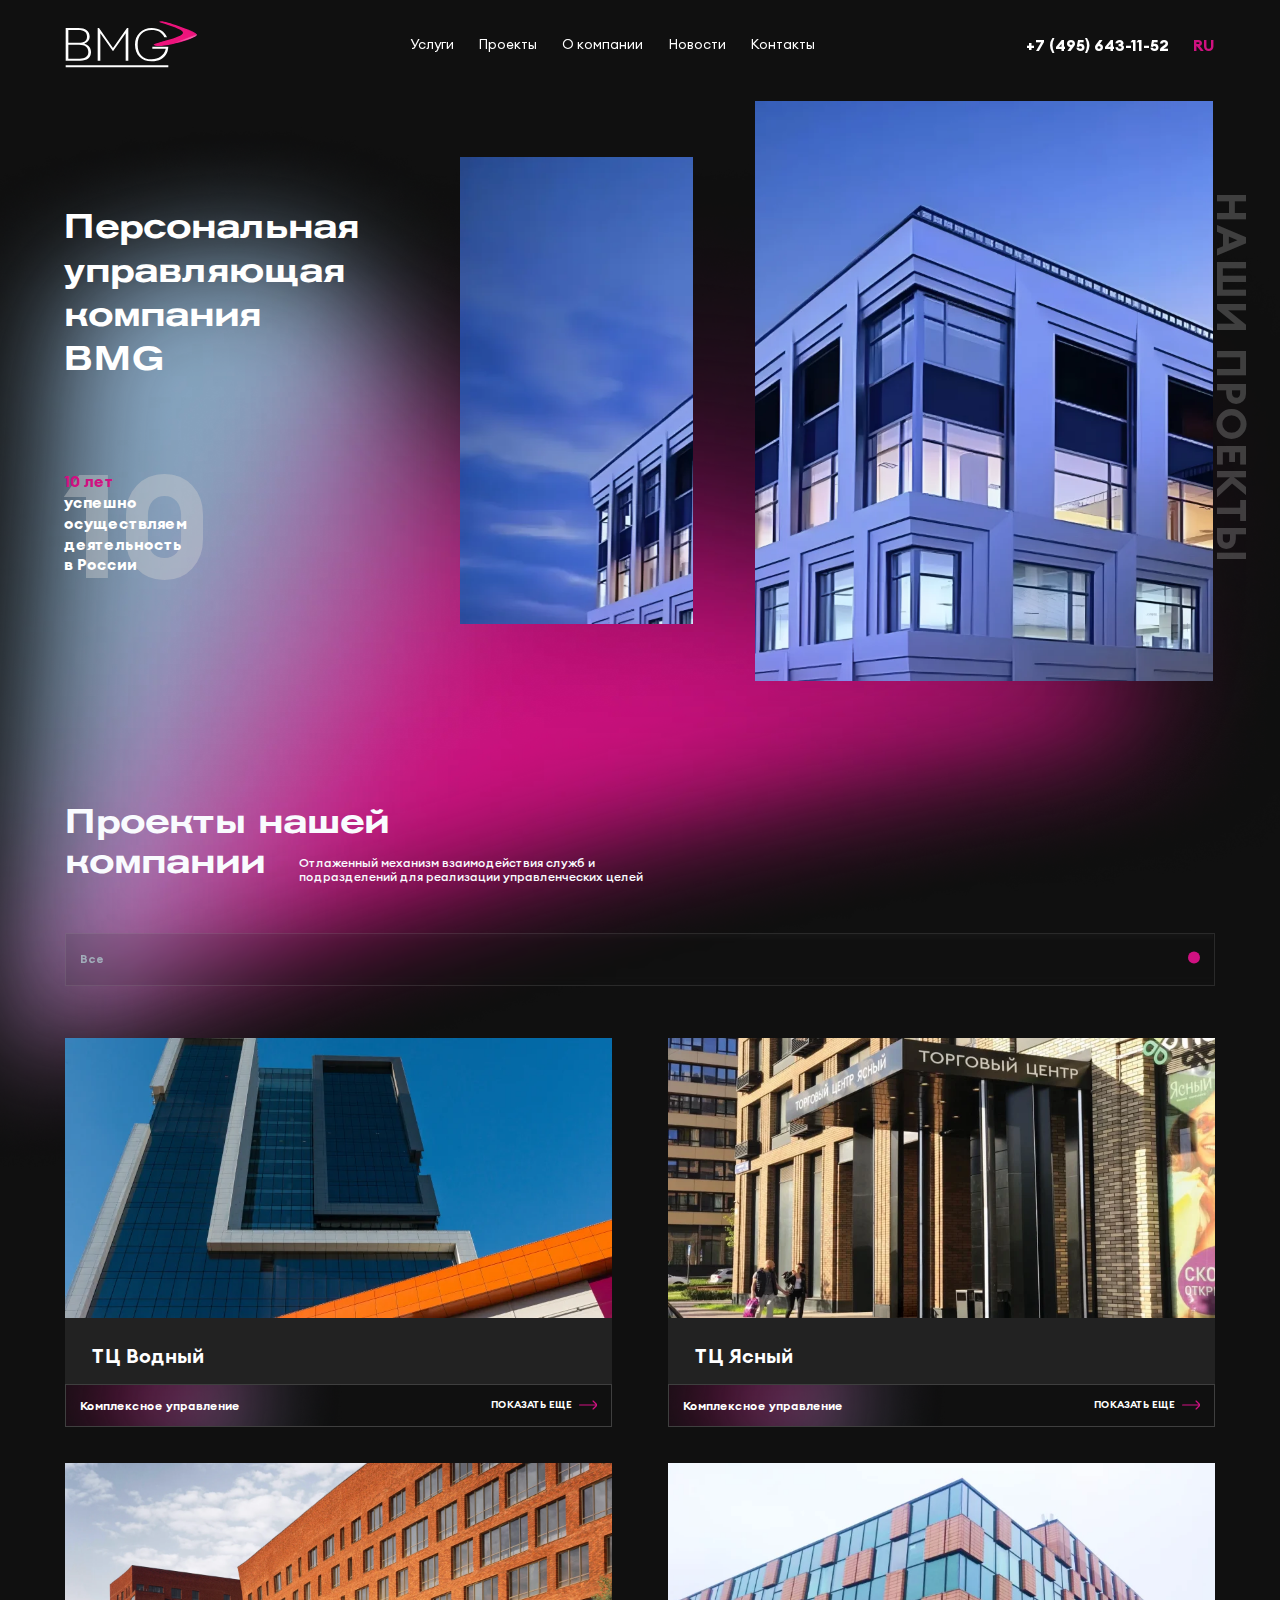
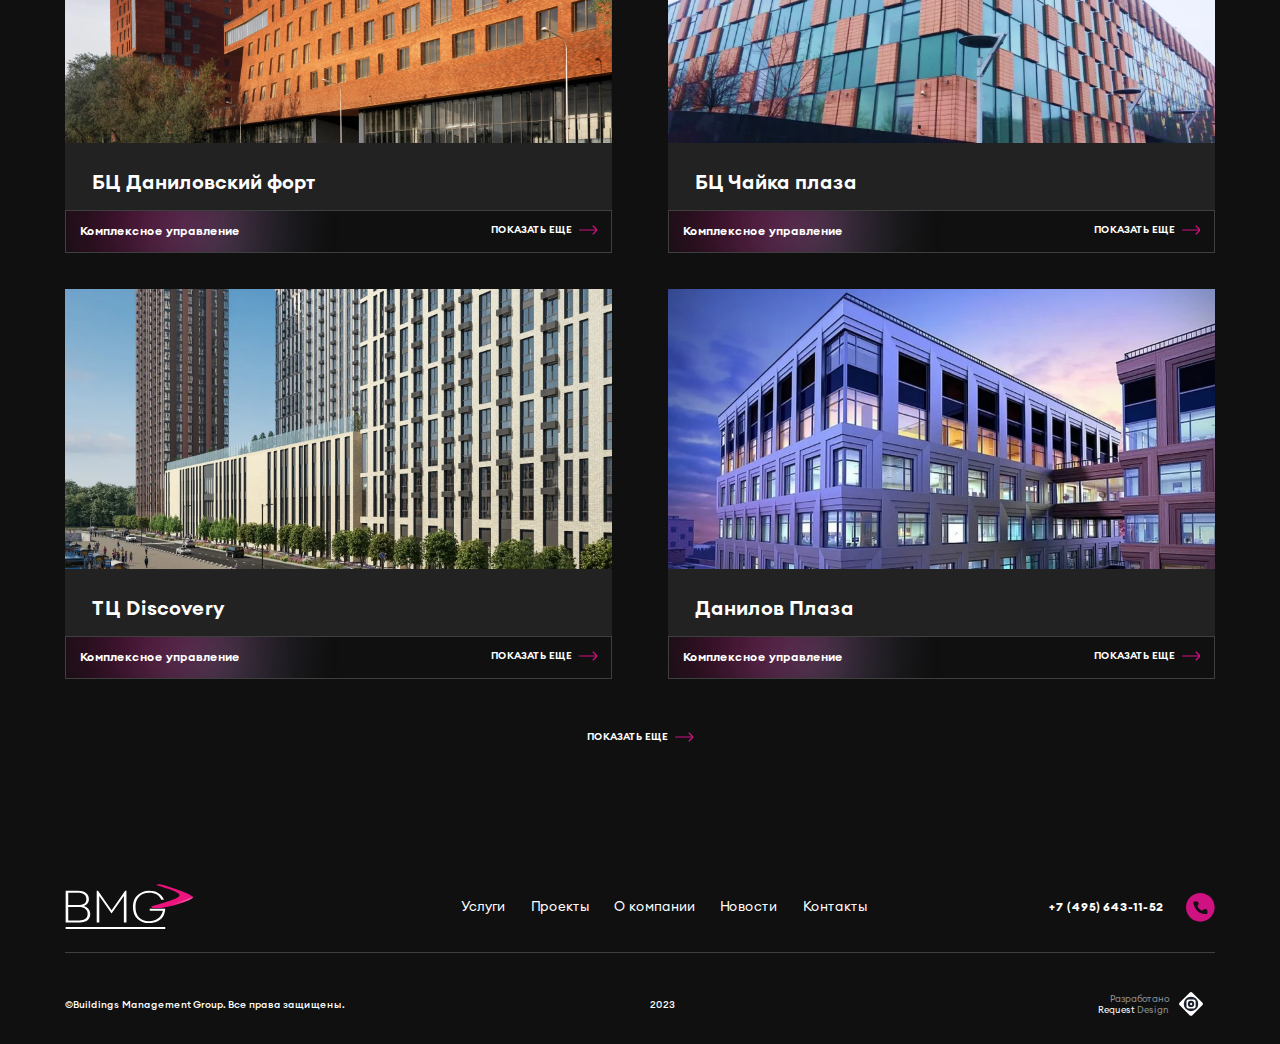
<file: portfolio.html>
<!DOCTYPE html>
<html lang="en">
  <head>
    <meta charset="UTF-8" />
    <meta http-equiv="X-UA-Compatible" content="IE=edge" />
    <meta name="viewport" content="width=device-width, initial-scale=1.0" />
    <link rel="stylesheet" href="./css/_set.css" />
    <link rel="stylesheet" href="./css/style.css" />
    <link rel="stylesheet" href="./css/header.css" />
    <link rel="stylesheet" href="./css/footer.css" />
    <link rel="stylesheet" href="./css/page-portfolio.css" />
    <link rel="stylesheet" href="https://cdn.jsdelivr.net/npm/swiper@9/swiper-bundle.min.css" />
    <script src="./js/header.js"></script>

    <title>Новости</title>
  </head>
  <body>
    <header class="header">
      <div class="header_container container">
        <div class="header__mob_menu">
          <div class="burger-menu">
            <div class="btn-burger not-active">
              <span></span>
              <span></span>
              <span></span>
            </div>
          </div>
          <a href="./index.html" class="header__logo">
            <svg
              width="200"
              height="73"
              viewBox="0 0 200 73"
              fill="none"
              xmlns="http://www.w3.org/2000/svg"
            >
              <g clip-path="url(#clip0_630_1408)">
                <path
                  d="M5 58V37H21C30.5725 37 35 41.1087 35 48C35 54.5994 30.0576 58 22 58H5ZM5 15H20C28.6507 15 33 18.3908 33 25C33 31.5134 28.4741 34 20 34H5V15ZM39 48C39 42.2838 35.5898 37.7076 30 36H29L30 35C34.0673 33.2685 37 29.7307 37 25C37 16.729 30.6196 12 20 12H1V61H23C33.2577 61 39 56.3843 39 48Z"
                  fill="white"
                />
                <path d="M53 20L72 47L91 20V61H95V12H93L72 42L51 12H49V61H53V20Z" fill="white" />
                <path
                  d="M130 62C140.529 62 149.14 57.5112 153 49C154.134 46.4463 154.758 43.2234 155 40H152H151H131V43H151C150.907 43.4937 151.121 43.5269 151 44C150.96 44.1728 151 44 151 44C148.545 53.182 140.586 59 130 59C116.553 59 109 50.786 109 37C109 23.5164 116.551 15.216 130 15C139.599 15 145.748 18.7192 149 26H153C149.729 17.1928 141.244 12 130 12C122.827 12 116.539 14.6931 112 19C107.264 23.4916 105 29.596 105 37C105 52.0359 114.859 62 130 62Z"
                  fill="white"
                />
                <path d="M1 71H155V68H1V71Z" fill="white" />
                <mask
                  id="mask0_630_1408"
                  style="mask-type: luminance"
                  maskUnits="userSpaceOnUse"
                  x="132"
                  y="2"
                  width="67"
                  height="38"
                >
                  <path
                    d="M141 3C140.991 3.02045 141.009 2.98278 141 3C140.991 3.01938 141.011 2.97847 141 3C140.961 3.08504 140.942 3.12488 141 3C140.839 3.37141 150.135 5.82959 159 9C167.87 12.1736 176.939 15.4011 177 19C176.934 22.8529 165.021 26.7704 154 30C142.979 33.2275 132.557 36.0128 133 37C133.804 38.7946 138.727 39.5372 145 39C151.274 38.4628 159.054 36.8904 167 35C182.892 31.2192 198.191 25.3114 198 22C197.823 18.9566 183.856 13.698 170 9C159.185 5.33223 148.784 2 144 2C142.658 2 141.232 2.50479 141 3ZM141 3C140.994 3.014 141.008 2.986 141 3C141.078 2.83206 141 2 141 2C141 2 141.043 2.90742 141 3Z"
                    fill="white"
                  />
                </mask>
                <g mask="url(#mask0_630_1408)">
                  <path
                    d="M141 3C140.828 3.36925 150.13 5.82744 159 9C167.869 12.1726 176.937 15.4011 177 19C176.932 22.8519 165.022 26.7715 154 30C142.979 33.2296 132.557 36.0128 133 37C133.805 38.7946 138.727 39.5383 145 39C151.274 38.4628 159.054 36.8904 167 35C182.892 31.2192 198.192 25.3114 198 22C197.824 18.9588 183.856 13.6991 170 9C156.144 4.30091 142.047 0.731735 141 3C141.377 2.18506 140.821 3.38755 141 3Z"
                    fill="#BD1176"
                  />
                  <path
                    d="M141 3.00001C140.822 3.38169 141.37 2.19783 141 3.00001C142.048 0.762768 156.395 3.35302 170 8.00001C183.589 12.6438 196.773 18.9843 197 22C197.241 25.2809 182.383 30.8802 167 35C164.159 35.7612 160.992 36.407 158 37C157.883 37.0237 158.125 36.972 158 37C154.353 37.8119 150.304 38.6043 147 39C146.266 39.0852 145.695 38.9353 145 39C143.178 39.1671 141.49 38.9979 140 39C137.576 39.0011 135.2 38.5251 134 38C133.364 37.7251 133.202 37.4378 133 37C132.594 36.0156 143.159 33.2022 154 30C164.843 26.7989 175.937 23.8179 176 20C176.06 16.4334 167.556 12.3262 159 9.00001C157.625 8.46523 156.414 7.50891 155 7.00001C149.497 5.02045 143.967 3.74827 142 3.00001C141.521 2.81779 140.982 3.06686 141 3.00001Z"
                    fill="#D01181"
                  />
                  <path
                    d="M141 3C140.819 3.37576 141.368 2.20962 141 3C142.065 0.790821 156.436 3.40672 170 8C183.534 12.5879 196.724 19.0112 197 22C197.3 25.249 182.084 29.4791 167 34C164.411 34.7763 161.97 36.4018 159 37C158.884 37.0227 158.132 36.9665 158 37C154.351 37.907 150.472 37.5703 147 38C146.244 38.0939 145.72 38.9287 145 39C143.123 39.1792 141.542 38.987 140 39C137.503 39.0162 135.248 38.5204 134 38C133.329 37.7279 133.211 37.4362 133 37C132.626 36.0185 143.17 34.1756 154 31C164.831 27.8266 175.873 23.7813 176 20C176.119 16.4692 167.362 12.4962 159 9C157.716 8.46336 156.407 7.53556 155 7C149.551 4.92363 144.189 3.8163 142 3C141.512 2.81752 140.994 3.07018 141 3Z"
                    fill="#BF1176"
                  />
                  <path
                    d="M141 3.00001C140.821 3.36873 141.36 2.22148 141 3.00001C142.065 0.820118 155.688 3.45857 169 8.00001C182.267 12.5306 195.676 19.0373 196 22C196.351 25.2169 181.512 29.0152 167 34C164.697 34.7915 161.901 35.4096 159 36C158.886 36.0227 159.138 35.9622 159 36C155.406 36.9948 151.588 37.5318 148 38C147.233 38.1006 145.732 38.9222 145 39C143.097 39.1936 141.571 38.9773 140 39C137.468 39.0325 135.279 38.5125 134 38C133.305 37.7308 133.216 37.4347 133 37C132.662 36.0214 143.35 34.1466 154 31C164.65 27.8534 175.809 23.7445 176 20C176.177 16.5031 167.021 12.6862 159 9.00001C157.826 8.46045 156.378 8.56229 155 8.00001C149.69 5.83093 144.377 3.88667 142 3.00001C141.51 2.81727 141.004 3.07354 141 3.00001Z"
                    fill="#C01176"
                  />
                  <path
                    d="M142 3C141.819 3.3595 142.359 2.23227 142 3C143.084 0.850555 155.729 3.5127 169 8C182.211 12.4743 195.623 18.0633 196 21C196.408 24.1857 181.11 27.4569 167 33C164.935 33.811 162.882 35.4153 160 36C159.888 36.0238 160.145 35.9567 160 36C156.401 37.0601 151.759 37.4911 148 38C147.209 38.1061 146.755 38.9188 146 39C144.04 39.209 141.625 38.9664 140 39C137.394 39.0476 135.329 38.5068 134 38C133.268 37.7325 133.223 37.4353 133 37C132.695 36.0244 143.362 34.1186 154 31C164.641 27.8803 175.744 23.7077 176 20C176.238 16.5371 166.784 13.9004 159 10C157.913 9.45533 157.371 8.59015 156 8C150.747 5.73794 144.602 3.95182 142 3C142.016 3.07471 141.5 2.817 142 3Z"
                    fill="#C01177"
                  />
                  <path
                    d="M141 3C140.819 3.35348 141.352 2.24427 141 3C142.084 0.879166 155.98 3.56424 169 8C181.946 12.4162 194.576 18.092 195 21C195.46 24.1531 181.295 29.3915 167 33C165.372 34.158 162.814 35.4102 160 36C159.891 36.0239 160.152 35.9512 160 36C156.459 37.145 151.871 37.4481 148 38C147.198 38.1139 146.769 38.9133 146 39C144.016 39.2255 142.654 38.9555 141 39C138.362 39.0629 135.357 38.5009 134 38C133.245 37.7365 133.229 37.4337 133 37C132.731 36.0263 143.542 34.0913 154 31C164.461 27.9087 174.682 23.6714 175 20C175.295 16.5726 166.404 14.1289 159 10C158.012 9.44919 157.342 8.61695 156 8C150.887 5.64388 144.787 4.02031 142 3C141.499 2.81676 141.028 3.07807 141 3Z"
                    fill="#C11177"
                  />
                  <path
                    d="M142 3C141.818 3.34526 142.35 2.25629 142 3C143.104 0.908913 156.022 3.61914 169 8C181.887 12.3591 194.523 18.1153 195 21C195.517 24.1203 182.114 29.4247 168 33C166.661 34.2388 163.789 35.4029 161 36C160.891 36.0228 161.16 35.9457 161 36C157.455 37.2106 153.045 37.4061 149 38C148.174 38.1205 147.793 38.9055 147 39C144.959 39.2356 142.708 38.9446 141 39C138.284 39.0782 136.409 38.4962 135 38C134.209 37.7394 133.239 37.431 133 37C132.766 36.0294 143.553 34.0617 154 31C164.449 27.9361 174.616 23.6339 175 20C175.358 16.6071 167.784 13.0096 160 10C159.21 9.28452 158.333 8.646 157 8C151.945 5.55172 145.016 4.09223 142 3C142.039 3.08034 141.49 2.81543 142 3Z"
                    fill="#C21177"
                  />
                  <path
                    d="M142 3.00001C141.818 3.33916 142.342 2.26952 142 3.00001C143.104 0.936806 155.273 3.6725 168 8.00001C180.621 12.3025 193.476 18.1444 194 21C194.567 24.0883 181.703 28.4617 168 32C166.972 33.3219 164.724 34.4097 162 35C161.894 35.0228 161.165 35.9402 161 36C157.505 37.2632 153.156 37.3652 149 38C148.164 38.1272 147.806 37.9011 147 38C144.935 38.2489 142.735 38.937 141 39C138.253 39.0989 136.437 38.4892 135 38C134.184 37.7424 133.241 37.4283 133 37C132.801 36.0315 142.734 34.0339 153 31C163.27 27.9661 173.555 24.5959 174 21C174.415 17.6421 167.541 13.9807 160 11C159.332 10.2543 158.306 8.67506 157 8.00001C152.086 5.46177 145.198 4.15988 142 3.00001C142.05 3.08371 141.489 2.81413 142 3.00001Z"
                    fill="#C31177"
                  />
                  <path
                    d="M142 3C141.816 3.33305 142.34 2.28056 142 3C143.123 0.96685 155.316 3.72799 168 7.99999C180.562 12.2426 193.42 17.1723 194 20C194.626 23.0552 181.517 28.4953 168 32C167.267 33.403 165.7 34.4046 163 35C162.895 35.0239 162.173 34.9336 162 35C158.5 36.3202 154.334 37.3208 150 38C149.14 38.135 147.831 37.8944 147 38C144.876 38.2645 142.792 38.9271 141 39C138.176 39.1154 136.489 38.4832 135 38C134.148 37.7431 133.251 37.4288 133 37C132.834 36.0357 142.746 34.0051 153 31C163.257 27.9949 173.486 24.5591 174 21C174.479 17.676 167.421 13.9528 160 11C159.444 10.224 158.301 9.70528 157 8.99999C152.149 6.37258 146.432 4.2299 143 3C142.48 2.81279 142.063 3.08489 142 3Z"
                    fill="#C31177"
                  />
                  <path
                    d="M142 3.00001C141.817 3.32583 142.334 2.29498 142 3.00001C143.123 0.994961 155.567 3.78178 168 8.00001C180.297 12.1845 192.374 17.1984 193 20C193.674 23.0218 181.108 28.5337 168 32C167.574 33.4875 165.633 34.3985 163 35C162.898 35.0229 163.178 34.9292 163 35C159.552 36.3774 154.441 37.283 150 38C149.129 38.1406 147.842 37.8889 147 38C144.853 38.2768 142.819 38.9172 141 39C138.144 39.1308 136.517 38.4773 135 38C134.124 37.7472 133.256 37.425 133 37C132.871 36.0367 142.926 33.9771 153 31C163.077 28.024 173.428 24.5208 174 21C174.536 17.7124 167.178 13.9248 160 11C159.566 10.1936 159.273 9.73338 158 9.00001C153.291 6.28666 146.612 4.29458 143 3.00001C142.477 2.81258 142.074 3.08828 142 3.00001Z"
                    fill="#C41177"
                  />
                  <path
                    d="M142 3C141.819 3.31856 142.326 2.30615 142 3C143.121 1.021 154.817 3.83582 167 8C179.032 12.1249 191.33 17.2268 192 20C192.722 22.987 180.704 27.5657 168 31C167.877 32.5688 165.569 34.4065 163 35C162.901 35.0229 163.184 34.9225 163 35C159.601 36.4259 154.546 37.2363 150 38C149.12 38.1484 148.853 37.8833 148 38C145.831 38.2956 142.844 38.9062 141 39C138.115 39.1473 136.544 38.4702 135 38C134.102 37.7491 133.26 37.4244 133 37C132.907 36.04 143.108 33.9478 153 31C162.898 28.0522 172.368 24.4791 173 21C173.59 17.7446 166.938 13.8954 160 11C159.686 10.16 159.246 9.76258 158 9C153.431 6.2006 146.788 4.3637 143 3C142.478 2.81236 142.085 3.09164 142 3Z"
                    fill="#C51177"
                  />
                  <path
                    d="M142 4C141.817 4.30395 142.324 3.33683 142 4C143.142 2.10403 154.863 5.00401 167 9C178.973 12.9588 191.273 17.3261 192 20C192.782 22.8737 180.512 27.6948 168 31C168.179 32.608 166.545 34.4155 164 35C163.902 35.0234 164.192 34.9192 164 35C160.595 36.4358 155.729 37.2157 151 38C150.094 38.1498 148.88 37.8799 148 38C145.771 38.2965 143.901 38.898 142 39C139.036 39.1583 136.597 39.4538 135 39C134.063 38.7598 133.27 38.4113 133 38C132.941 37.069 143.12 33.8397 153 31C162.885 28.1603 172.298 25.3488 173 22C173.656 18.867 166.815 15.7908 160 13C159.801 12.1551 159.24 10.7716 158 10C153.495 7.19537 147.025 5.39647 143 4C142.468 3.81614 142.097 4.09139 142 4Z"
                    fill="#C61177"
                  />
                  <path
                    d="M142 4C141.819 4.29684 142.317 3.34995 142 4C143.143 2.13177 155.113 5.05714 167 9.00001C178.708 12.9014 190.227 17.3541 191 20C191.827 22.8396 180.108 27.7317 168 31C168.477 32.6895 167.477 34.4117 165 35C164.904 35.0234 164.197 34.9128 164 35C160.644 36.4778 155.83 37.1755 151 38C150.084 38.1553 148.89 37.8755 148 38C145.748 38.3096 143.927 38.8872 142 39C139.007 39.1745 136.623 39.4468 135 39C134.043 38.7649 133.273 38.4107 133 38C132.977 37.0712 142.301 34.8087 152 32C161.705 29.1881 172.24 25.3098 173 22C173.71 18.903 166.576 15.763 160 13C159.919 12.1244 159.214 10.8022 158 10C153.637 7.1168 147.197 5.46182 143 4C142.466 3.81382 142.108 4.09363 142 4Z"
                    fill="#C61177"
                  />
                  <path
                    d="M142 3C141.817 3.28865 142.315 2.36092 142 3C143.165 1.15839 155.157 3.11121 167 7.00001C178.647 10.8409 190.17 16.3798 191 19C191.889 21.8056 179.915 25.7652 168 29C168.785 30.7692 167.454 32.4035 165 33C164.905 33.0224 165.207 33.9063 165 34C161.636 35.521 156.016 36.1309 151 37C150.06 37.163 149.918 36.869 149 37C146.69 37.3302 143.985 37.8764 142 38C138.926 38.1885 136.678 38.441 135 38C134.002 37.7657 133.282 37.409 133 37C133.011 36.0755 142.314 33.7821 152 31C161.693 28.2158 172.17 24.2721 173 21C173.778 17.9356 167.451 14.7331 161 12C161.037 11.0925 160.208 9.83187 159 9.00001C154.702 6.04001 147.442 4.52847 143 3C142.456 2.81254 142.121 3.09587 142 3Z"
                    fill="#C71177"
                  />
                  <path
                    d="M142 3C141.819 3.28362 142.308 2.37412 142 3C143.166 1.18634 154.407 3.16582 166 7C177.382 10.7841 189.126 16.4059 190 19C190.934 21.7722 179.513 25.8002 168 29C169.08 30.8499 168.391 32.4093 166 33C165.908 33.0224 165.212 32.8998 165 33C161.689 34.5684 157.115 36.0884 152 37C151.05 37.1695 149.927 36.8625 149 37C146.668 37.3359 144.011 37.8667 142 38C138.899 38.2047 136.704 38.434 135 38C133.981 37.7686 133.288 37.4062 133 37C133.045 36.0777 142.494 33.7519 152 31C161.513 28.2449 171.114 24.2339 172 21C172.831 17.9719 166.212 14.7072 160 12C160.152 11.0649 160.182 10.8626 159 10C154.842 6.9623 147.611 4.59509 143 3C142.456 2.81128 142.131 3.09916 142 3Z"
                    fill="#C81177"
                  />
                  <path
                    d="M142 3.00001C141.818 3.27539 142.305 2.38733 142 3.00001C143.188 1.21214 154.452 3.2204 166 7.00001C177.318 10.7262 189.066 15.4329 190 18C190.996 20.74 180.314 25.8363 169 29C170.392 30.932 169.366 32.4055 167 33C166.909 33.0235 166.221 32.8943 166 33C162.674 34.6011 157.305 36.0436 152 37C151.024 37.1761 149.953 36.857 149 37C146.605 37.3501 145.07 37.8559 143 38C139.816 38.2199 136.759 38.428 135 38C133.942 37.7705 133.296 37.4056 133 37C133.081 36.0799 142.507 33.724 152 31C161.499 28.2739 171.042 25.1958 172 22C172.899 19.0071 167.085 15.6791 161 13C161.271 12.034 161.176 10.8945 160 10C155.91 6.88858 147.864 4.65445 143 3.00001C142.446 2.81215 142.144 3.10141 142 3.00001Z"
                    fill="#C81177"
                  />
                  <path
                    d="M142 3C141.818 3.26925 142.298 2.39847 142 3C143.187 1.23708 154.704 3.27436 166 7C177.056 10.6669 188.024 15.4614 189 18C190.041 20.7053 178.917 24.8716 168 28C169.684 30.0129 169.3 32.3963 167 33C166.912 33.0224 167.226 32.8878 167 33C163.724 34.6422 157.401 36.0032 152 37C151.016 37.1816 149.964 36.8536 149 37C146.586 37.3697 145.093 37.8451 143 38C139.791 38.2361 136.783 38.422 135 38C133.92 37.7746 133.3 37.4039 133 37C133.115 36.0844 142.689 33.6946 152 31C161.319 28.3033 169.986 25.1551 171 22C171.951 19.0415 166.849 15.6487 161 13C161.386 12.0032 161.151 10.9274 160 10C156.048 6.81819 148.028 4.7234 143 3C142.446 2.80982 142.154 3.10364 142 3Z"
                    fill="#C91178"
                  />
                  <path
                    d="M142 3C141.817 3.26096 142.296 2.41068 142 3C143.212 1.26414 154.751 3.32935 166 7C176.991 10.6086 187.961 15.4855 189 18C190.103 20.6706 179.713 24.9101 169 28C171.004 30.0952 170.278 31.4043 168 32C167.914 32.0225 168.234 32.8813 168 33C164.709 34.6727 158.594 35.9583 153 37C151.989 37.1872 150.99 36.846 150 37C147.522 37.3775 145.154 37.8353 143 38C139.707 38.2524 136.84 38.4171 135 38C133.88 37.7775 133.31 37.4021 133 37C133.152 36.0866 142.703 33.6653 152 31C161.305 28.3326 169.913 25.1156 171 22C172.022 19.0759 166.717 15.6214 161 13C161.508 11.9732 161.145 10.9604 160 10C156.116 6.74647 148.282 4.78933 143 3C142.436 2.80855 142.168 3.10695 142 3Z"
                    fill="#CA1178"
                  />
                  <path
                    d="M142 3C141.82 3.25373 142.288 2.42403 142 3C143.213 1.28813 154 3.38354 165 7C175.728 10.549 186.918 15.5141 188 18C189.146 20.6358 179.316 24.9435 169 28C171.289 30.1754 170.213 31.3994 168 32C167.916 32.0236 168.239 32.8747 168 33C164.755 34.7055 158.688 34.9166 153 36C151.98 36.1938 151 36.8416 150 37C147.504 37.3961 145.176 37.8244 143 38C139.683 38.2677 136.863 38.41 135 38C133.86 37.7805 133.313 37.4004 133 37C133.186 36.0911 141.884 33.6358 151 31C160.126 28.361 169.858 25.078 171 22C172.072 19.1094 166.483 15.593 161 13C161.621 11.9444 162.12 10.9924 161 10C157.253 6.67903 148.442 4.85962 143 3C142.436 2.8073 142.177 3.11028 142 3Z"
                    fill="#CB1178"
                  />
                  <path
                    d="M142 3C141.818 3.24648 142.287 2.43525 142 3C143.239 1.31539 154.05 3.44003 165 7C175.663 10.4903 186.857 14.5417 188 17C189.21 19.6019 179.108 23.9812 169 27C171.618 29.2579 171.189 31.3935 169 32C168.918 32.0236 169.248 31.8671 169 32C165.744 33.7425 159.885 34.8716 154 36C152.954 36.2004 152.028 36.8328 151 37C148.44 37.4051 145.238 37.8157 143 38C139.596 38.2829 136.921 38.404 135 38C133.818 37.7825 133.324 37.3997 133 37C133.222 36.0934 141.897 33.6073 151 31C160.11 28.3906 169.784 25.0359 171 22C172.145 19.1441 166.348 16.5634 161 14C161.746 12.9112 162.113 11.0256 161 10C157.321 6.61042 148.706 4.92252 143 3C142.426 2.80711 142.191 3.11145 142 3Z"
                    fill="#CC1178"
                  />
                  <path
                    d="M142 2.00001C142.279 1.44761 141.821 3.23921 142 3.00001C143.241 1.33958 154.298 3.49573 165 7.00001C175.4 10.4314 185.814 14.5673 187 17C188.252 19.5668 178.716 24.016 169 27C171.898 29.3373 172.132 31.4111 170 32C169.921 32.0215 169.251 31.8616 169 32C165.791 33.7795 159.975 34.8276 154 36C152.946 36.206 152.036 36.8262 151 37C148.421 37.4183 145.26 37.8048 143 38C139.574 38.2982 136.944 38.398 135 38C133.799 37.7866 133.328 37.398 133 37C133.256 36.0969 142.079 33.5775 151 31C159.93 28.4203 168.725 24.9948 170 22C171.19 19.179 166.115 16.5357 161 14C161.856 12.8823 162.087 12.0598 161 11C157.456 7.54722 148.862 4.98652 143 3.00001C142.425 2.80587 142.201 2.11371 142 2.00001Z"
                    fill="#CC1278"
                  />
                  <path
                    d="M142 2C141.823 2.23191 142.273 1.46103 142 2C143.244 0.364834 153.547 3.55036 164 7C174.14 10.3723 184.773 14.595 186 17C187.293 19.5317 178.325 24.0539 169 27C172.171 29.4222 172.068 31.4041 170 32C169.922 32.0215 169.257 31.8551 169 32C165.833 33.8016 160.062 34.7846 154 36C152.938 36.2126 152.046 36.8218 151 37C148.405 37.4327 146.279 37.7928 144 38C140.551 38.3135 136.965 38.3919 135 38C133.78 37.7896 133.331 37.3962 133 37C133.289 36.0992 142.259 33.5478 151 31C159.751 28.449 168.676 25.9558 170 23C171.243 20.2117 165.886 16.507 161 14C161.966 12.8523 162.061 12.0941 161 11C157.589 7.48487 149.016 5.05175 143 3C142.425 2.8046 142.211 2.11703 142 2Z"
                    fill="#CD1278"
                  />
                  <path
                    d="M142 2.00001C141.822 2.22567 142.27 1.47238 142 2.00001C143.269 0.390251 153.598 3.60641 164 7.00001C174.071 10.3119 184.708 14.6219 186 17C187.357 19.4974 178.112 23.09 169 26C172.506 28.5038 173.042 30.3993 171 31C170.924 31.0226 170.266 31.8463 170 32C166.821 33.8376 161.263 34.7406 155 36C153.911 36.2192 152.075 36.8173 151 37C148.339 37.4513 146.343 37.7829 144 38C140.464 38.3288 137.026 38.3869 135 38C133.738 37.7926 133.34 37.3944 133 37C133.326 36.1027 142.275 33.5189 151 31C159.736 28.479 168.602 25.9154 170 23C171.318 20.2479 166.749 17.4759 162 15C163.094 13.8212 163.055 12.1294 162 11C158.656 7.42158 149.282 5.11698 143 3.00001C142.414 2.80228 142.224 2.11929 142 2.00001Z"
                    fill="#CE1178"
                  />
                  <path
                    d="M142 2C141.824 2.21834 142.263 1.48481 142 2C143.271 0.414635 153.844 3.66148 164 7C173.81 10.2514 183.668 14.6499 185 17C186.396 19.4619 177.725 23.1261 169 26C172.776 28.5856 172.978 30.3923 171 31C170.926 31.0237 171.271 30.8376 171 31C167.867 32.8682 161.347 34.6986 155 36C153.904 36.2248 153.082 36.8118 152 37C149.324 37.4646 146.363 37.7709 144 38C140.443 38.3442 137.046 38.3807 135 38C133.72 37.7967 133.344 37.3915 133 37C133.358 36.1051 141.456 33.4867 150 31C158.555 28.5079 167.555 25.8739 169 23C170.368 20.2832 165.52 17.448 161 15C162.201 13.79 163.028 12.1648 162 11C158.787 7.3614 149.431 5.18337 143 3C142.416 2.80102 142.234 2.12154 142 2Z"
                    fill="#CE1278"
                  />
                  <path
                    d="M142 2C141.824 2.211 142.261 1.49834 142 2C143.301 0.439041 153.898 3.71767 164 7.00001C173.74 10.1919 183.601 13.679 185 16C186.461 18.4276 178.506 22.1634 170 25C174.118 27.6666 173.955 30.3832 172 31C171.928 31.0226 172.278 30.8321 172 31C168.847 32.8915 161.553 34.6533 155 36C153.875 36.2304 153.112 36.8041 152 37C149.257 37.4726 146.428 37.7599 144 38C140.355 38.3596 137.107 38.3736 135 38C133.677 37.7976 133.355 37.3908 133 37C133.398 36.1086 141.472 33.4577 150 31C158.54 28.538 167.48 25.8356 169 23C170.445 20.3195 166.379 17.42 162 15C163.331 13.7609 164.022 12.2025 163 11C159.855 7.30536 149.706 5.24456 143 3C142.405 2.79977 142.248 2.12381 142 2Z"
                    fill="#CF1278"
                  />
                  <path
                    d="M143 2C142.827 2.20471 143.253 1.51086 143 2C144.304 0.463623 154.144 3.77425 164 7.00001C173.48 10.132 183.563 13.7051 185 16C186.499 18.3929 178.122 22.2009 170 25C174.382 27.7506 174.896 30.3923 173 31C172.931 31.0216 173.283 30.8255 173 31C169.891 32.921 163.633 34.608 157 36C155.869 36.2381 154.12 36.7985 153 37C150.243 37.4859 147.445 37.75 145 38C141.335 38.376 138.125 38.3674 136 38C134.66 37.8007 134.358 37.3879 134 37C134.429 36.1122 142.652 33.4285 151 31C159.359 28.5694 167.432 25.7959 169 23C170.495 20.3561 167.153 17.3897 163 15C164.436 13.7297 164.995 13.2379 164 12C160.982 8.2474 150.848 5.31319 144 3C143.404 2.79853 143.256 2.12606 143 2Z"
                    fill="#D01278"
                  />
                  <path
                    d="M143 2.00001C142.864 2.22493 143.251 1.52206 143 2.00001C144.58 0.744579 154.199 3.82413 164 7.00001C173.407 10.0818 183.494 13.727 185 16C186.565 18.3649 178.899 22.2285 171 25C175.732 27.8407 175.871 29.3836 174 30C173.931 30.0227 174.291 30.8183 174 31C170.872 32.9518 163.842 34.5575 157 36C155.841 36.2455 155.15 35.7924 154 36C151.173 36.5028 148.511 37.7383 146 38C142.244 38.3914 139.188 38.3623 137 38C135.615 37.8032 134.368 37.3871 134 37C134.468 36.1122 142.669 34.4038 151 32C159.341 29.5919 167.349 26.7574 169 24C170.568 21.3799 167.008 18.367 163 16C164.569 14.6959 165.988 13.2792 165 12C162.049 8.17965 152.126 5.38651 145 3.00001C144.395 2.79672 143.271 2.12977 143 2.00001Z"
                    fill="#D11278"
                  />
                  <path
                    d="M143 2C142.866 2.21865 143.245 1.53349 143 2C144.586 0.782303 154.446 2.87836 164 6C173.149 9.0199 182.456 13.754 184 16C185.602 18.3282 178.519 21.2669 171 24C175.99 26.9236 176.814 29.3874 175 30C174.935 30.0217 174.295 30.8095 174 31C170.918 32.9851 163.918 34.5128 157 36C155.834 36.2511 155.156 35.7857 154 36C151.161 36.5152 148.529 37.7272 146 38C142.227 38.407 139.205 38.355 137 38C135.598 37.8063 134.372 37.3853 134 37C134.499 36.1157 142.852 34.3748 151 32C159.162 29.622 167.302 26.719 169 24C170.614 21.4152 166.784 18.338 163 16C164.671 14.6654 165.96 13.3162 165 12C162.172 8.12393 152.265 5.45272 145 3C144.395 2.79651 143.28 2.13206 143 2Z"
                    fill="#D21279"
                  />
                  <path
                    d="M143 2.00001C142.867 2.21344 143.242 1.54715 143 2.00001C144.623 0.82127 154.502 2.93399 164 6.00001C173.073 8.95985 182.386 12.7834 184 15C185.67 17.2936 178.288 21.3034 171 24C176.346 27.0064 177.789 29.3803 176 30C175.936 30.0217 175.303 29.8039 175 30C171.895 32.0054 165.132 34.4648 158 36C156.806 36.2579 155.187 35.7801 154 36C151.09 36.5363 148.595 37.7162 146 38C142.134 38.4236 139.269 38.3499 137 38C135.554 37.8115 134.382 37.3835 134 37C134.539 36.1181 142.869 34.3445 151 32C159.144 29.6512 167.222 26.676 169 24C170.694 21.4508 166.637 18.3076 163 16C164.808 14.6349 165.951 13.3543 165 12C162.239 8.07052 152.55 5.51891 145 3.00001C144.384 2.79525 143.294 2.13543 143 2.00001Z"
                    fill="#D21279"
                  />
                  <path
                    d="M143 2.00001C142.869 2.20713 143.236 1.55974 143 2.00001C144.627 0.860306 153.749 2.99189 163 6.00001C171.815 8.89969 181.348 12.8106 183 15C184.705 17.2588 177.912 21.3411 171 24C176.599 27.0905 177.727 29.3765 176 30C175.938 30.0228 175.307 29.794 175 30C171.943 32.0398 165.203 34.42 158 36C156.799 36.2646 156.193 35.7734 155 36C152.078 36.5444 148.611 37.704 146 38C142.119 38.4392 139.286 38.3416 137 38C135.538 37.8113 134.385 37.3839 134 37C134.57 36.1206 142.05 34.313 150 32C157.963 29.6805 166.178 26.6362 168 24C169.739 21.4864 166.416 19.2783 163 17C164.908 15.6033 165.923 13.3913 165 12C162.36 8.01593 152.684 5.57762 145 3.00001C144.384 2.79397 143.303 2.13773 143 2.00001Z"
                    fill="#D31279"
                  />
                  <path
                    d="M143 2.00001C143.233 1.57235 143.871 2.20082 144 2.00001C145.667 0.897202 153.807 3.0476 163 6.00001C171.737 8.83845 181.277 12.8389 183 15C184.773 17.223 177.675 20.3776 171 23C176.964 26.1728 178.708 29.3813 177 30C176.939 30.0228 177.316 29.7884 177 30C173.922 32.0634 166.422 34.374 159 36C157.769 36.2692 156.225 35.7688 155 36C152.009 36.5644 148.68 37.6939 146 38C142.023 38.4537 139.35 38.3354 137 38C135.492 37.8166 134.395 37.3821 134 37C134.61 36.1251 142.069 34.2849 150 32C157.945 29.7119 166.097 26.5931 168 24C169.821 21.5209 167.262 19.2491 164 17C166.047 15.5727 166.912 13.4295 166 12C163.425 7.96216 152.976 5.64307 145 3.00001C144.372 2.79269 143.319 2.14003 143 2.00001Z"
                    fill="#D41279"
                  />
                  <path
                    d="M143 2C142.874 2.19448 143.225 1.58607 143 2C144.67 0.935299 154.053 3.10358 163 6C171.479 8.77801 180.241 12.8673 182 15C183.807 17.1892 177.303 20.4154 171 23C177.208 26.2571 178.649 28.371 177 29C176.942 29.0217 177.321 29.7805 177 30C173.965 32.0892 166.489 33.3291 159 35C157.765 35.276 156.23 35.7621 155 36C151.997 36.5715 149.694 37.6828 147 38C143.01 38.4683 139.366 38.3292 137 38C135.477 37.8175 134.399 37.3803 134 37C134.639 36.1276 142.252 34.2554 150 32C157.764 29.7424 166.053 26.5531 168 24C169.864 21.5555 167.044 19.2196 164 17C166.145 15.5409 166.884 14.4699 166 13C163.542 8.91176 153.104 5.70848 145 3C144.375 2.79141 143.327 2.14341 143 2Z"
                    fill="#D51279"
                  />
                  <path
                    d="M144 2C143.873 2.18921 144.223 1.59875 144 2C145.709 0.974579 154.113 3.16296 163 6C171.398 8.71744 180.167 11.897 182 14C183.877 16.1552 178.061 19.4533 172 22C178.581 25.3405 179.485 28.0844 178 29C177.94 29.012 178.329 29.7727 178 30C174.945 32.1161 167.711 33.2819 160 35C158.734 35.2827 157.262 35.7553 156 36C152.925 36.585 149.765 37.6716 147 38C142.914 38.4839 139.432 38.323 137 38C135.432 37.8217 134.41 37.3784 134 37C134.682 36.1323 142.271 34.2238 150 32C157.744 29.7719 165.97 27.5108 168 25C169.948 22.5903 166.888 19.19 164 17C166.287 15.5103 167.874 14.5093 167 13C164.607 8.86133 153.397 5.77942 145 3C144.363 2.78905 144.341 2.1468 144 2Z"
                    fill="#D51279"
                  />
                  <path
                    d="M143 2C143.217 1.61253 143.877 2.18394 144 2C145.713 1.01392 153.367 3.20175 162 6C170.148 8.64043 179.133 11.9255 181 14C182.908 16.1202 176.691 19.4902 171 22C177.818 25.4252 179.421 28.0749 178 29C177.943 29.012 178.332 28.7638 178 29C174.987 31.143 167.773 33.2357 160 35C158.731 35.2884 157.266 35.7497 156 36C152.916 36.5997 149.777 37.655 147 38C142.902 38.492 139.444 38.3167 137 38C135.416 37.8237 134.412 37.3766 134 37C134.71 36.1347 142.454 34.1931 150 32C157.563 29.8015 164.93 27.4685 167 25C168.99 22.6262 166.672 20.1594 164 18C166.381 16.4795 167.842 14.5477 167 13C164.719 8.8097 153.522 5.83961 145 3C144.364 2.78777 143.351 2.14911 143 2Z"
                    fill="#D61279"
                  />
                  <path
                    d="M144 2.00001C143.876 2.17649 144.214 1.62307 144 2.00001C145.751 1.05222 153.423 3.2754 162 6.00001C170.058 8.59497 179.057 11.9541 181 14C182.979 16.0851 177.442 19.5271 172 22C179.198 25.5079 180.386 28.0631 179 29C178.944 29.0109 179.341 28.756 179 29C175.967 31.1679 168 33.1872 160 35C158.699 35.2952 157.299 35.7429 156 36C152.843 36.6133 149.848 36.6438 147 37C142.804 37.5066 139.512 38.3105 137 38C135.369 37.8268 134.422 37.3748 134 37C134.753 36.1372 142.474 34.1625 150 32C157.54 29.8332 164.845 27.4283 167 25C169.075 22.6643 166.512 20.1298 164 18C166.526 16.4487 168.83 14.5884 168 13C165.783 8.75677 153.823 5.91199 145 3.00001C144.353 2.78539 144.366 2.15144 144 2.00001Z"
                    fill="#D71279"
                  />
                  <path
                    d="M144 2C143.881 2.17008 144.206 1.63586 144 2C145.755 1.09075 153.673 3.31693 162 6C169.808 8.51627 178.023 11.982 180 14C182.009 16.0497 177.078 18.5666 172 21C179.427 24.5923 181.321 27.0515 180 28C179.946 28.0098 179.343 28.7493 179 29C176.009 31.1947 168.058 33.1433 160 35C158.695 35.3009 157.304 35.7373 156 36C152.836 36.6269 149.859 36.638 147 37C142.796 37.531 139.526 38.3042 137 38C135.357 37.8299 134.425 37.3718 134 37C134.781 36.1409 141.658 34.1325 149 32C156.359 29.8631 163.806 27.3865 166 25C168.115 22.6985 166.299 20.1009 164 18C166.618 16.417 168.799 14.6288 168 13C165.893 8.70666 153.938 5.97526 145 3C144.355 2.78414 144.374 2.15373 144 2Z"
                    fill="#D81279"
                  />
                  <path
                    d="M144 2C143.88 2.16369 144.204 1.65081 144 2C145.791 1.12921 153.755 3.37343 162 6C169.71 8.45526 176.951 11.0118 179 13C181.077 15.0155 176.815 18.6026 172 21C179.803 24.6763 182.284 27.0397 181 28C180.948 28.0098 180.351 28.7403 180 29C176.992 31.2196 169.277 33.0991 161 35C159.666 35.3066 158.334 35.7316 157 36C153.766 36.6416 150.926 36.6224 148 37C143.702 37.5402 139.588 38.2979 137 38C135.31 37.8341 134.436 37.3699 134 37C134.824 36.1434 141.692 34.1006 149 32C156.324 29.8939 163.723 27.345 166 25C168.199 22.7346 167.132 21.0701 165 19C167.761 17.3861 168.784 15.6707 168 14C165.961 9.65802 154.234 6.03033 145 3C144.344 2.78503 144.389 2.15605 144 2Z"
                    fill="#D81279"
                  />
                  <path
                    d="M144 3.00001C143.884 3.1529 144.197 2.67192 144 3.00001C145.79 2.19095 153.01 4.50275 161 7.00001C168.443 9.32632 175.921 12.0963 178 14C180.102 15.925 176.447 18.7066 172 21C180.01 24.6567 182.219 27.0572 181 28C180.951 28.0106 180.352 28.7399 180 29C177.04 31.184 169.313 33.1026 161 35C159.666 35.3047 158.335 35.7335 157 36C153.766 36.6381 150.931 36.6273 148 37C143.704 37.5479 139.595 38.2846 137 38C135.302 37.8418 134.437 37.3599 134 37C134.848 36.1718 141.887 34.0131 149 32C156.131 29.9827 163.692 28.2382 166 26C168.235 23.8319 165.918 20.9834 164 19C166.846 17.3989 168.751 15.6617 168 14C166.07 9.72961 154.326 7.0154 145 4.00001C144.347 3.78872 144.396 3.15503 144 3.00001Z"
                    fill="#D91279"
                  />
                  <path
                    d="M144 3C143.884 3.14665 144.193 2.68438 144 3C145.827 2.22956 153.098 4.55902 161 7C168.338 9.2667 175.848 12.1244 178 14C180.171 15.8916 176.178 18.7439 172 21C180.387 24.7385 183.18 27.0446 182 28C181.951 28.0074 181.362 27.7311 181 28C178.026 30.2083 170.528 33.0564 162 35C160.637 35.3103 159.365 35.728 158 36C154.698 36.6514 150.997 36.61 148 37C143.611 37.5547 139.659 38.2784 137 38C135.258 37.8448 134.447 37.3571 134 37C134.891 36.1743 141.927 33.983 149 32C156.09 30.0117 163.609 28.1987 166 26C168.318 23.8672 166.747 21.9532 165 20C167.99 18.3688 169.735 16.7014 169 15C167.136 10.6802 154.615 7.08496 145 4C144.335 3.78746 144.411 3.15728 144 3Z"
                    fill="#DA1279"
                  />
                  <path
                    d="M144 3C143.887 3.14146 144.186 2.69902 144 3C145.824 2.26828 153.348 3.61446 161 6C168.076 8.20687 174.821 11.1547 177 13C179.194 14.8591 175.821 17.7814 172 20C180.587 23.8213 183.117 27.0364 182 28C181.955 28.0096 181.362 27.7245 181 28C178.071 30.2324 170.565 33.0133 162 35C160.637 35.3159 159.366 35.7214 158 36C154.697 36.6647 151.002 36.599 148 37C143.612 37.569 139.666 38.2723 137 38C135.247 37.849 134.449 37.3563 134 37C134.915 36.1779 142.117 34.9516 149 33C155.902 31.0409 162.578 28.1569 165 26C167.353 23.9037 165.539 21.925 164 20C167.07 18.3398 169.701 16.74 169 15C167.24 10.632 154.707 7.14279 145 4C144.339 3.78623 144.418 3.15953 144 3Z"
                    fill="#DB127A"
                  />
                  <path
                    d="M144 3.00001C143.888 3.13625 144.182 2.71049 144 3.00001C145.862 2.30602 153.439 3.67005 161 6.00001C167.965 8.14582 174.747 11.1831 177 13C179.262 14.8254 175.544 17.818 172 20C180.965 23.9031 184.076 27.024 183 28C182.957 28.0085 182.372 27.7148 182 28C179.058 30.2586 170.778 32.9638 162 35C160.608 35.3236 159.396 35.7148 158 36C154.629 36.677 151.068 36.5892 148 37C143.522 37.5844 139.728 38.2661 137 38C135.204 37.8499 134.46 37.3534 134 37C134.96 36.1804 142.161 34.9212 149 33C155.857 31.0713 162.496 28.1171 165 26C167.437 23.9404 166.364 21.8957 165 20C168.215 18.3087 169.682 16.7797 169 15C167.306 10.5838 154.995 7.21235 145 4.00001C144.329 3.78394 144.432 3.16286 144 3.00001Z"
                    fill="#DC127A"
                  />
                  <path
                    d="M144 3C143.89 3.12889 144.176 2.72197 144 3C145.858 2.3438 152.685 3.72675 160 6C166.714 8.08576 173.72 11.2136 176 13C178.285 14.7907 175.197 17.8535 172 20C181.16 23.984 184.015 26.0146 183 27C182.958 27.0085 182.373 27.7071 182 28C179.102 30.2828 170.814 32.9206 162 35C160.607 35.3292 159.397 35.7092 158 36C154.63 36.6924 151.072 36.5792 148 37C143.522 37.6008 139.734 38.2578 137 38C135.195 37.853 134.461 37.3537 134 37C134.983 36.1851 141.347 34.8919 148 33C154.674 31.1007 161.467 29.0772 164 27C166.472 24.975 166.163 22.8652 165 21C168.294 19.2775 169.648 16.8184 169 15C167.406 10.5334 155.085 7.26712 145 4C144.331 3.78375 144.44 3.16511 144 3Z"
                    fill="#DC137A"
                  />
                  <path
                    d="M144 3C143.892 3.12367 144.172 2.73561 144 3C145.894 2.38379 152.781 3.78357 160 6C166.598 8.02453 173.648 11.2441 176 13C178.355 14.758 174.914 16.8923 172 19C181.54 23.0683 184.973 26.0021 184 27C183.96 27.0075 183.381 27.6983 183 28C180.089 30.3081 172.029 32.8731 163 35C161.579 35.3348 160.427 35.7036 159 36C155.563 36.7058 152.138 36.5672 149 37C144.432 37.6162 139.796 38.2527 137 38C135.15 37.8561 134.471 37.3497 134 37C135.026 36.1876 141.395 34.8614 148 33C154.627 31.1322 161.384 29.0363 164 27C166.555 25.0096 165.984 22.8358 165 21C168.438 19.2484 170.628 16.8582 170 15C168.472 10.484 155.377 7.33371 145 4C144.322 3.78252 144.454 3.16631 144 3Z"
                    fill="#DD137A"
                  />
                  <path
                    d="M144 3C143.893 3.11736 144.169 2.7482 144 3C145.932 2.42173 152.88 3.84057 160 6C166.478 7.96418 172.573 10.2737 175 12C177.423 13.7252 175.628 16.9313 173 19C182.923 23.1513 185.93 25.9928 185 27C184.961 27.0075 184.39 26.6895 184 27C181.072 29.3323 173.242 32.8288 164 35C162.55 35.3403 160.456 34.6981 159 35C155.495 35.7202 152.205 36.5551 149 37C144.342 37.6316 139.858 38.2465 137 38C135.105 37.8592 134.481 37.3489 134 37C135.069 36.1913 141.445 34.8319 148 33C154.574 31.1628 161.304 28.9951 164 27C166.64 25.0465 165.802 22.8063 165 21C168.586 19.2172 171.607 17.898 171 16C169.539 11.4336 156.67 7.39384 146 4C145.31 3.78021 144.47 3.16964 144 3Z"
                    fill="#DE137A"
                  />
                  <path
                    d="M144 3.00001C143.895 3.10999 144.163 2.76083 144 3.00001C145.929 2.45973 152.119 3.89762 159 6.00001C165.231 7.90487 171.548 10.3034 174 12C176.446 13.6913 174.289 15.967 172 18C182.111 22.2325 185.871 25.9803 185 27C184.964 27.0075 184.39 26.6829 184 27C181.114 29.3565 173.274 31.7834 164 34C162.55 34.346 160.458 34.6914 159 35C155.496 35.7314 152.207 36.5441 149 37C144.343 37.6471 139.864 38.2392 137 38C135.098 37.8623 134.483 37.346 134 37C135.093 36.1949 141.624 34.8013 148 33C154.395 31.1934 160.273 28.955 163 27C165.673 25.0834 165.607 22.7767 165 21C168.662 19.1859 171.573 17.938 171 16C169.634 11.3841 156.752 7.45844 146 4.00001C145.314 3.77898 144.476 3.17298 144 3.00001Z"
                    fill="#DF137A"
                  />
                  <path
                    d="M144 3C143.896 3.10364 144.159 2.77347 144 3C145.965 2.4978 152.222 3.95487 159 6C165.107 7.84211 171.473 10.3331 174 12C176.513 13.6583 174.997 16.0051 173 18C183.496 22.3157 186.828 24.971 186 26C185.964 26.0064 185.398 26.672 185 27C182.102 29.3806 173.488 31.7358 164 34C162.522 34.3526 161.487 34.6859 160 35C156.429 35.7458 152.272 36.5341 149 37C144.254 37.6635 139.926 38.2319 137 38C135.052 37.8654 134.493 37.3451 134 37C135.135 36.1986 141.679 34.7705 148 33C154.342 31.2231 160.191 28.9148 163 27C165.758 25.1194 166.422 23.747 166 22C169.809 20.1579 171.55 17.9767 171 16C169.7 11.3317 157.044 7.52821 146 4C145.304 3.77775 144.491 3.17523 144 3Z"
                    fill="#DF137A"
                  />
                  <path
                    d="M144 3.00001C143.899 3.09838 144.153 2.78616 144 3.00001C145.962 2.53595 152.455 4.01225 159 6.00001C164.867 7.78141 170.448 10.3651 173 12C175.535 13.6253 173.667 16.0422 172 18C182.678 22.3979 186.77 24.9585 186 26C185.968 26.0064 185.398 26.6643 185 27C182.141 29.4037 173.518 31.6893 164 34C162.521 34.3593 161.489 34.6792 160 35C156.43 35.7603 152.275 36.5242 149 37C144.255 37.6779 139.933 38.2267 137 38C135.044 37.8674 134.494 37.3443 134 37C135.159 36.2013 141.855 34.7386 148 33C154.166 31.2518 160.164 28.8734 163 27C165.789 25.1577 165.232 23.7173 165 22C168.884 20.1267 171.517 18.0166 171 16C169.79 11.2824 157.125 7.59381 146 4.00001C145.308 3.77654 144.497 3.17751 144 3.00001Z"
                    fill="#E0137A"
                  />
                  <path
                    d="M144 3C143.9 3.09308 144.148 2.79992 144 3C145.999 2.57523 152.561 4.06876 159 6C164.741 7.72046 170.373 9.39509 173 11C175.603 12.591 174.372 15.0795 173 17C184.066 21.4787 187.727 24.9493 187 26C186.97 26.0064 186.406 26.6544 186 27C183.129 29.4288 174.733 31.6451 165 34C163.494 34.3648 161.518 34.6737 160 35C156.362 35.7746 153.342 36.5132 150 37C145.166 37.6933 140.995 38.2204 138 38C136 37.8727 134.504 37.3424 134 37C135.202 36.205 140.912 34.7098 147 33C153.111 31.2849 159.083 29.8317 162 28C164.875 26.1939 166.045 23.6873 166 22C170.032 20.0944 172.492 18.0564 172 16C170.856 11.2313 157.426 7.63457 146 4C145.298 3.77638 144.513 3.18082 144 3Z"
                    fill="#E1137A"
                  />
                  <path
                    d="M144 3.00001C143.901 3.08672 144.144 2.81267 144 3.00001C146.035 2.61356 152.672 4.12774 159 6.00001C164.61 7.66033 170.298 9.4264 173 11C175.673 12.5576 174.072 15.1181 173 17C184.455 21.5613 188.68 24.9381 188 26C187.971 26.0054 187.415 25.6467 187 26C184.116 28.4536 174.947 31.5989 165 34C163.465 34.3704 162.547 34.6671 161 35C157.296 35.7879 153.409 36.5012 150 37C145.077 37.7087 141.055 38.2141 138 38C135.954 37.8748 134.516 37.3404 134 37C135.248 36.2089 140.972 34.6775 147 33C153.052 31.314 158.999 29.7931 162 28C164.96 26.2305 165.856 24.656 166 23C170.181 21.0656 172.469 19.0949 172 17C170.923 12.1796 157.718 7.70173 146 4.00001C145.286 3.77414 144.529 3.18306 144 3.00001Z"
                    fill="#E2137A"
                  />
                  <path
                    d="M144 3C143.904 3.08033 144.138 2.82436 144 3C146.032 2.65193 151.898 4.18573 158 6C163.375 7.60008 169.275 9.45776 172 11C174.693 12.5251 173.751 14.1557 173 16C184.63 20.6428 188.624 24.9269 188 26C187.973 26.0043 187.415 25.6391 187 26C184.154 28.4762 174.979 31.5528 165 34C163.465 34.3759 162.547 34.6626 161 35C157.297 35.8033 153.41 36.4891 150 37C145.078 37.724 141.062 38.2078 138 38C135.948 37.8779 134.515 37.3374 134 37C135.268 36.2117 141.143 34.6451 147 33C152.881 31.3453 158.973 29.7511 162 28C164.991 26.2693 165.67 24.6269 166 23C170.252 21.0347 172.434 19.1313 172 17C171.009 12.1269 157.794 7.76457 146 4C145.29 3.77295 144.534 3.18529 144 3Z"
                    fill="#E2137B"
                  />
                  <path
                    d="M144 3.00001C143.905 3.07394 144.135 2.83821 144 3.00001C146.067 2.69248 152.012 4.24376 158 6.00001C163.242 7.53551 168.201 9.49022 171 11C173.763 12.4905 173.446 14.1945 173 16C185.022 20.7244 189.579 23.9167 189 25C188.975 25.0054 188.422 25.6303 188 26C185.141 28.501 176.191 31.5076 166 34C164.437 34.3815 162.577 34.6571 161 35C157.229 35.8165 153.476 36.4803 150 37C144.989 37.7394 141.123 38.2004 138 38C135.903 37.8789 134.527 37.3365 134 37C135.313 36.2156 141.205 34.6159 147 33C152.82 31.3766 158.89 29.7112 162 28C165.077 26.307 165.48 24.5945 166 23C170.403 21.0027 173.407 19.1699 173 17C172.076 12.0742 158.088 7.83396 146 4.00001C145.28 3.77177 144.55 3.1886 144 3.00001Z"
                    fill="#E3137B"
                  />
                  <path
                    d="M144 3C143.908 3.06754 144.128 2.85098 144 3C146.066 2.73091 151.231 4.30185 157 6C162.013 7.47623 167.177 8.52055 170 10C172.783 11.458 173.132 14.2322 173 16C185.193 20.8061 189.523 23.9076 189 25C188.978 25.0054 189.422 25.6216 189 26C186.18 28.5258 176.215 31.4421 166 34C164.436 34.3849 162.578 34.6516 161 35C157.231 35.8298 153.479 36.4683 150 37C144.992 37.7547 141.128 38.193 138 38C135.896 37.8831 134.525 37.3334 134 37C135.333 36.2195 141.37 34.5834 147 33C152.653 31.4069 157.864 29.6703 161 28C164.107 26.3447 165.298 24.5663 166 23C170.472 20.9759 173.374 19.2095 173 17C172.157 12.0224 158.163 7.89589 146 4C145.282 3.7695 144.555 3.19083 144 3Z"
                    fill="#E4137B"
                  />
                  <path
                    d="M144 3.00001C143.909 3.06115 144.124 2.8638 144 3.00001C146.101 2.76941 151.347 4.35898 157 6.00001C161.875 7.41473 167.103 8.55312 170 10C172.852 11.4244 172.824 13.271 173 15C185.584 19.8899 190.477 23.8974 190 25C189.978 25.0043 190.429 24.6128 190 25C187.165 27.5495 177.428 31.3969 167 34C165.408 34.3915 163.607 34.6439 162 35C158.165 35.842 154.544 36.4584 151 37C145.904 37.769 141.19 38.1888 138 38C135.85 37.8852 134.537 37.3325 134 37C135.379 36.2224 141.434 34.5509 147 33C152.588 31.4373 157.781 29.6303 161 28C164.193 26.3837 165.105 25.5349 166 24C170.622 21.9439 173.346 19.246 173 17C172.224 11.9697 158.457 7.95779 146 4.00001C145.272 3.76834 144.57 3.19415 144 3.00001Z"
                    fill="#E5137B"
                  />
                  <path
                    d="M144 3C143.911 3.05473 144.118 2.87659 144 3C146.098 2.80791 151.564 4.41823 157 6C161.653 7.35319 166.08 8.58563 169 9.99999C171.872 11.3918 172.52 13.3088 173 15C185.751 19.9706 190.423 23.8861 190 25C189.981 25.0043 190.431 24.604 190 25C187.202 27.5733 177.456 31.3516 167 34C165.409 34.397 163.607 34.6384 162 35C158.167 35.8553 154.546 36.4473 151 37C145.905 37.7855 141.195 38.1824 138 38C135.845 37.8905 134.539 37.3294 134 37C135.399 36.2274 140.598 34.5217 146 33C151.427 31.4708 156.756 30.5882 160 29C163.223 27.4204 164.928 25.5045 166 24C170.69 21.9139 173.313 19.2857 173 17C172.304 11.9145 158.533 8.01343 146 4C145.276 3.76928 144.577 3.1953 144 3Z"
                    fill="#E6137B"
                  />
                  <path
                    d="M144 3C143.912 3.04831 144.114 2.88834 144 3C146.134 2.84647 151.682 3.47757 157 5C161.514 6.2916 166.004 8.61714 169 10C171.941 11.3571 172.209 13.3487 173 15C186.145 20.0537 191.376 22.8727 191 24C190.983 24.0032 191.437 24.5952 191 25C188.19 27.5972 177.671 31.3084 167 34C165.381 34.4048 163.637 34.6339 162 35C158.099 35.8718 154.612 36.4363 151 37C145.817 37.8009 141.256 38.175 138 38C135.8 37.8937 134.548 37.3296 134 37C135.443 36.2302 140.664 34.4902 146 33C151.361 31.5012 156.674 30.5471 160 29C163.31 27.4593 164.733 25.473 166 24C170.84 21.8838 174.285 20.3234 174 18C173.371 12.8583 158.83 8.07557 146 4C145.267 3.76809 144.592 3.19755 144 3Z"
                    fill="#E6137B"
                  />
                  <path
                    d="M144 3C143.913 3.04297 144.11 2.90118 144 3C146.169 2.88615 151.803 3.53598 157 5C161.371 6.22987 165.93 8.64984 169 10C172.012 11.3244 172.891 12.3856 174 14C187.539 19.1343 192.328 22.8647 192 24C191.985 24.0032 192.445 24.5854 192 25C189.178 27.623 178.884 30.2653 168 33C166.352 33.4114 164.666 34.6273 163 35C159.033 35.884 154.677 36.4243 151 37C145.729 37.8153 141.318 38.1697 138 38C135.754 37.8958 134.558 37.3265 134 37C135.489 36.2331 140.731 35.4587 146 34C151.294 32.5328 156.591 30.5081 160 29C163.398 27.4984 165.536 26.4436 167 25C171.992 22.8539 175.255 20.3598 175 18C174.437 12.8034 159.124 8.14502 146 4C145.256 3.76477 144.607 3.19979 144 3Z"
                    fill="#E7137B"
                  />
                  <path
                    d="M144 3.00001C143.917 3.03655 144.104 2.91619 144 3.00001C146.167 2.92479 151.013 3.59547 156 5.00001C160.154 6.16921 164.909 7.68251 168 9.00001C171.031 10.2917 172.596 12.4246 174 14C187.702 19.2174 192.276 22.8534 192 24C191.987 24.0022 192.446 24.5766 192 25C189.213 27.6468 178.912 30.2189 168 33C166.353 33.4148 164.667 34.6217 163 35C159.034 35.8973 154.68 36.4165 151 37C145.732 37.8339 141.323 38.1612 138 38C135.748 37.8979 134.559 37.3256 134 37C135.508 36.2381 140.891 35.4271 146 34C151.136 32.5632 155.567 30.468 159 29C162.425 27.5364 165.169 26.1456 167 25C171.671 22.0759 175.222 20.3975 175 18C174.514 12.7472 159.204 8.17388 146 4.00001C145.259 3.76252 144.612 3.20312 144 3.00001Z"
                    fill="#E8147B"
                  />
                  <path
                    d="M144 3.00001C143.913 3.01505 144.1 2.92804 144 3.00001C146.167 2.609 151.137 3.65619 156 5.00001C160.008 6.10644 163.834 7.71527 167 9.00001C170.102 10.2568 172.276 11.4639 174 13C188.098 18.2947 193.228 22.8431 193 24C192.988 24.0022 193.453 23.5693 193 24C190.2 26.6672 179.125 30.1759 168 33C166.325 33.4222 164.696 34.6154 163 35C158.968 35.9099 155.744 36.4049 152 37C146.643 37.8476 141.384 38.1558 138 38C135.703 37.9023 134.57 37.3223 134 37C135.554 36.2406 140.96 35.3954 146 34C151.066 32.596 155.484 30.4255 159 29C162.512 27.5767 165.01 26.1473 167 25C171.903 22.1759 175.192 20.432 175 18C174.581 12.6945 159.5 8.23451 146 4.00001C145.249 3.76154 144.628 3.20411 144 3.00001Z"
                    fill="#E9147B"
                  />
                  <path
                    d="M144 3.00001C143.917 2.9871 144.094 2.93978 144 3.00001C146.177 3.3248 150.342 3.7159 155 5.00001C158.796 6.04751 162.812 7.74709 166 9.00001C169.12 10.225 171.802 11.7976 174 13C187.383 20.3196 193.177 21.8321 193 23C192.99 23.0011 193.453 23.5591 193 24C190.236 26.6973 179.15 30.1285 168 33C166.325 33.428 164.697 33.6107 163 34C158.971 34.926 155.746 36.3945 152 37C146.646 37.8636 141.389 38.1495 138 38C135.697 37.9054 134.571 37.3226 134 37C135.573 36.2461 140.117 35.3648 145 34C149.911 32.6266 155.46 31.3863 159 30C162.539 28.6148 164.879 26.1508 167 25C172.04 22.2651 175.16 20.4725 175 18C174.655 12.6345 159.567 8.30293 146 4.00001C145.252 3.76018 144.634 3.20757 144 3.00001Z"
                    fill="#E9147B"
                  />
                  <path
                    d="M144 2C144.09 1.95481 144.92 1.98924 145 2C147.215 2.29913 150.468 2.77552 155 4C158.649 4.98669 162.737 6.77982 166 8C169.19 9.19328 171.532 10.7841 174 12C188.033 18.9133 194.129 20.8229 194 22C193.992 22.0011 194.46 22.5502 194 23C191.221 25.7201 180.364 29.0851 169 32C167.296 32.4347 165.725 32.6051 164 33C159.904 33.9383 155.811 35.3824 152 36C146.557 36.8802 141.451 37.1431 138 37C135.653 36.9085 134.58 36.3196 134 36C135.618 35.2479 140.189 34.3332 145 33C149.839 31.6572 154.378 30.3514 158 29C161.628 27.6593 164.707 26.1588 167 25C172.252 22.3477 176.128 20.5092 176 18C175.722 12.5759 159.864 7.36639 146 3C145.243 2.75898 144.65 2.2109 144 2Z"
                    fill="#EA147B"
                  />
                  <path
                    d="M144 2C144.085 1.9677 144.922 1.98923 145 2C147.253 2.28851 150.595 2.84274 155 4C158.497 4.93011 162.663 5.81367 166 7C169.262 8.16049 171.248 9.76523 174 11C188.635 17.5679 195.079 20.8094 195 22C194.995 22.0011 195.466 22.5414 195 23C192.209 25.7462 181.579 29.0406 170 32C168.27 32.4414 165.755 32.5974 164 33C159.837 33.9527 155.877 35.3713 152 36C146.469 36.8935 141.511 37.1356 138 37C135.607 36.9106 134.59 36.3176 134 36C135.664 35.254 140.262 34.3004 145 33C149.765 31.6877 154.293 30.3112 158 29C161.715 27.6974 164.53 26.1659 167 25C172.458 22.4239 176.097 20.5449 176 18C175.791 12.5162 161.161 7.43204 147 3C146.233 2.75778 144.666 2.21315 144 2Z"
                    fill="#EB147C"
                  />
                  <path
                    d="M144 2C144.079 1.97846 144.925 1.99138 145 2C147.256 2.25956 150.796 2.90143 155 4C158.291 4.86916 161.641 5.84973 165 7C168.279 8.13088 171.002 9.74418 174 11C188.958 17.2672 195.029 20.7991 195 22C194.997 22.0011 195.466 21.5326 195 22C192.242 24.7712 181.603 28.9951 170 32C168.27 32.448 165.755 32.5918 164 33C159.84 33.965 155.878 35.3613 152 36C146.472 36.9112 141.515 37.1303 138 37C135.601 36.916 134.592 36.3145 134 36C135.683 35.2558 140.414 34.2698 145 33C149.616 31.7194 154.27 30.2698 158 29C161.741 27.7345 164.391 26.1761 167 25C172.567 22.4916 176.064 20.5827 176 18C175.862 12.4576 161.227 7.4966 147 3C146.236 2.75767 144.67 2.2154 144 2Z"
                    fill="#EC147C"
                  />
                  <path
                    d="M144 2C144.075 1.99353 144.926 1.99784 145 2C147.307 2.08081 150.926 2.96019 155 4C158.139 4.80599 161.566 5.88153 165 7C168.35 8.09693 170.704 9.72098 174 11C189.494 17.0126 195.978 20.7889 196 22C195.998 22 196.473 21.5227 196 22C193.23 24.7951 181.817 28.9495 170 32C168.241 32.4526 166.785 32.5862 165 33C160.774 33.9816 155.945 35.3503 152 36C146.386 36.9245 141.578 37.1228 138 37C135.556 36.917 134.601 36.3146 134 36C135.728 35.2608 140.49 34.237 145 33C149.54 31.7511 154.186 30.2284 158 29C161.828 27.7738 165.206 27.1864 168 26C173.761 23.5551 177.032 20.6184 177 18C176.93 12.3979 161.523 7.56118 147 3C146.226 2.75648 144.686 2.21766 144 2Z"
                    fill="#ED147C"
                  />
                </g>
                <mask
                  id="mask1_630_1408"
                  style="mask-type: luminance"
                  maskUnits="userSpaceOnUse"
                  x="-35010"
                  y="-34793"
                  width="69954"
                  height="69825"
                >
                  <path
                    d="M-35010 -34793H34944V35032H-35010V-34793Z"
                    fill="url(#paint0_linear_630_1408)"
                  />
                </mask>
                <g mask="url(#mask1_630_1408)">
                  <path
                    d="M178 26C170.595 29.4974 154 36 154 36C160.627 35.0673 168.884 33.4319 177 31C191.858 26.5485 197.872 23.8922 198 22C198.097 21.1337 195.84 20.0571 192 18C192 18 185.407 22.5015 178 26Z"
                    fill="url(#paint1_linear_630_1408)"
                  />
                </g>
              </g>
              <defs>
                <linearGradient
                  id="paint0_linear_630_1408"
                  x1="177.279"
                  y1="31.9062"
                  x2="174.509"
                  y2="24.8354"
                  gradientUnits="userSpaceOnUse"
                >
                  <stop stop-color="white" stop-opacity="0.500008" />
                  <stop offset="0.400251" stop-color="white" stop-opacity="0.6" />
                  <stop offset="0.721212" stop-color="white" stop-opacity="0.6" />
                  <stop offset="0.930152" stop-color="white" stop-opacity="0.6" />
                  <stop offset="1" stop-color="white" stop-opacity="0.6" />
                </linearGradient>
                <linearGradient
                  id="paint1_linear_630_1408"
                  x1="177.234"
                  y1="32.0358"
                  x2="174.441"
                  y2="24.9378"
                  gradientUnits="userSpaceOnUse"
                >
                  <stop stop-color="white" />
                  <stop offset="0.400251" stop-color="#ED147C" />
                  <stop offset="0.721212" stop-color="#ED147C" />
                  <stop offset="0.930152" stop-color="#ED147C" />
                  <stop offset="1" stop-color="#ED147C" />
                </linearGradient>
                <clipPath id="clip0_630_1408">
                  <rect width="200" height="73" fill="white" />
                </clipPath>
              </defs>
            </svg>
          </a>
          <div class="header__location">
            <svg
              width="20"
              height="20"
              viewBox="0 0 20 20"
              fill="none"
              xmlns="http://www.w3.org/2000/svg"
            >
              <path
                d="M9.9999 11.1917C11.4358 11.1917 12.5999 10.0276 12.5999 8.59167C12.5999 7.15573 11.4358 5.99167 9.9999 5.99167C8.56396 5.99167 7.3999 7.15573 7.3999 8.59167C7.3999 10.0276 8.56396 11.1917 9.9999 11.1917Z"
                stroke="white"
              />
              <path
                d="M3.01675 7.07501C4.65842 -0.14166 15.3501 -0.133326 16.9834 7.08334C17.9417 11.3167 15.3084 14.9 13.0001 17.1167C11.3251 18.7333 8.67508 18.7333 6.99175 17.1167C4.69175 14.9 2.05842 11.3083 3.01675 7.07501Z"
                stroke="white"
              />
            </svg>
            <div class="location__current">Москва</div>
          </div>
        </div>

        <div class="menu-column">
          <div class="container_menu">
            <nav class="mobile-nav">
              <li class="navbar__menu-link"><a href="./services.html">Услуги</a></li>
              <li class="navbar__menu-link"><a href="./portfolio.html">Проекты</a></li>
              <li class="navbar__menu-link"><a href="./about.html">О компании</a></li>
              <li class="navbar__menu-link"><a href="./news.html">Новости</a></li>
              <li class="navbar__menu-link"><a href="./contacts.html">Контакты</a></li>
            </nav>
            <div class="contacts_form__info_description">
              <div class="contacts_form__info-info">
                Напишите нам на почту, чтобы узнать интересующую вас информацию
              </div>
              <div class="contacts_form__info__email">
                <svg
                  width="43"
                  height="43"
                  viewBox="0 0 43 43"
                  fill="none"
                  xmlns="http://www.w3.org/2000/svg"
                >
                  <path
                    fill-rule="evenodd"
                    clip-rule="evenodd"
                    d="M21.5 43C33.3741 43 43 33.3741 43 21.5C43 9.62588 33.3741 0 21.5 0C9.62588 0 0 9.62588 0 21.5C0 33.3741 9.62588 43 21.5 43ZM12.5858 14.5858C12.9609 14.2107 13.4696 14 14 14H30C30.5304 14 31.0391 14.2107 31.4142 14.5858C31.7893 14.9609 32 15.4696 32 16V18L22 22L12 18V16C12 15.4696 12.2107 14.9609 12.5858 14.5858ZM12.5858 29.4142C12.2107 29.0391 12 28.5304 12 28V20L22 24L32 20V28C32 28.5304 31.7893 29.0391 31.4142 29.4142C31.0391 29.7893 30.5304 30 30 30H14C13.4696 30 12.9609 29.7893 12.5858 29.4142Z"
                    fill="#D01181"
                  />
                </svg>

                <a class="email-contacts_form" href="mailto:info@bmg.am">info@bmg.am</a>
              </div>
            </div>
          </div>
        </div>
        <div class="mobile-nav-gradient">
          <img src="./images/navbar_gradient.webp" alt="" />
        </div>
        <div class="header__menu">
          <nav class="navbar">
            <ul class="navbar__menu">
              <li class="navbar__menu-link"><a href="./services.html">Услуги</a></li>
              <li class="navbar__menu-link"><a href="./portfolio.html">Проекты</a></li>
              <li class="navbar__menu-link"><a href="./about.html">О компании</a></li>
              <li class="navbar__menu-link"><a href="./news.html">Новости</a></li>
              <li class="navbar__menu-link"><a href="./contacts.html">Контакты</a></li>
            </ul>
          </nav>
        </div>
        <div class="header__phone-lang">
          <div class="header__phone">
            <span class="phone">+7 (495) 643-11-52</span>
          </div>
          <div class="header__lang">RU</div>
        </div>
      </div>
    </header>
    <section class="portfolio">
      <section class="portfolio_main">
        <div class="portfolio_main-gradient">
          <img src="./images/portfolio/portfolio_gradient.webp" alt="" />
        </div>
        <div class="portfolio_main_container">
          <div class="portfolio_main__info">
            <div class="portfolio_main__info-title">
              <p>Персональная</p>
              <p>управляющая</p>
              <p>компания</p>
              <p>BMG</p>
            </div>
            <div class="portfolio_main__info_advantage">
              <div class="portfolio_main__info_advantage-title">10 лет</div>
              <div class="portfolio_main__info_advantage-description">
                успешно осуществляем деятельность в России
              </div>
              <span class="portfolio_main__info_advantage-year">10</span>
            </div>
          </div>
          <div class="portfolio_main__img">
            <div class="portfolio_main__img-left">
              <img src="./images/portfolio/1.webp" alt="Портфолио" />
            </div>
            <div class="portfolio_main__img-right">
              <img src="./images/portfolio/2.webp" alt="Портфолио" />
            </div>
            <div class="portfolio_main__img-title">наши проекты</div>
          </div>
        </div>
      </section>
      <section class="portfolio_projects">
        <div class="portfolio_projects_container">
          <div class="portfolio_projects__title">
            <div class="portfolio_projects__title-title">Проекты нашей компании</div>
            <div class="portfolio_projects__title-subtitle">
              Отлаженный механизм взаимодействия служб и подразделений для реализации управленческих
              целей
            </div>
          </div>
          <div class="portfolio_projects__filter">
            <ul class="portfolio_projects-filter">
              <li class="portfolio_projects__filter-category">Все</li>
              <li class="portfolio_projects__filter-category">
                <svg
                  width="12"
                  height="13"
                  viewBox="0 0 12 13"
                  fill="none"
                  xmlns="http://www.w3.org/2000/svg"
                >
                  <circle cx="6" cy="6.5" r="6" fill="#D01181" />
                </svg>
              </li>
            </ul>
            <div class="portfolio_projects__filter_all">
              <ul>
                <li class="portfolio_projects__filter-category">ТЦ Водный</li>
                <li class="portfolio_projects__filter-category">ТЦ Ясный</li>
                <li class="portfolio_projects__filter-category">БЦ Даниловский форт</li>
                <li class="portfolio_projects__filter-category">БЦ чайка плаза</li>
                <li class="portfolio_projects__filter-category">ТЦ Discovery</li>
                <li class="portfolio_projects__filter-category">Данилов Плаза</li>
                <li class="portfolio_projects__filter-category">Москва Сити</li>
              </ul>
              <ul>
                <li class="portfolio_projects__filter-category">ТЦ Водный</li>
                <li class="portfolio_projects__filter-category">ТЦ Ясный</li>
                <li class="portfolio_projects__filter-category">БЦ Даниловский форт</li>
                <li class="portfolio_projects__filter-category">БЦ чайка плаза</li>
                <li class="portfolio_projects__filter-category">ТЦ Discovery</li>
                <li class="portfolio_projects__filter-category">Данилов Плаза</li>
                <li class="portfolio_projects__filter-category">Москва Сити</li>
              </ul>
              <div class="portfolio_projects__filter_all-btn">Перейти к проектам</div>
            </div>
          </div>

          <div class="portfolio_projects__projects">
            <div class="portfolio_projects__projects-item">
              <div class="portfolio_projects__projects-img">
                <img src="./images/portfolio/tc_vodniy.webp" alt="" />
              </div>
              <div class="portfolio_projects__projects_text">
                <div class="portfolio_projects__projects_text-title">ТЦ Водный</div>
                <div class="portfolio_projects__projects_text-container">
                  <div class="portfolio_projects__projects_text-subtitle">
                    Современный торговый центр с ярким и привлекательным дизайном
                  </div>
                  <div class="portfolio_projects__projects_text-description">
                    Многофункциональный комплекс, созданный для гармоничной и комфортной жизни.
                    <b
                      >Имеет 4 торговых уровня, общую площадь около 83 000 кв.м и наземную парковку
                      на 805 м/м.</b
                    >
                    Комплекс находится в г. Москва по адресу Головинское ш. д. 5, корп. 1, метро
                    Водный стадион.
                  </div>
                </div>
              </div>
              <div class="portfolio_projects__projects-category">
                <div class="portfolio_projects__projects-category_gradient">
                  <img src="./images/portfolio/category_gradient.webp" alt="" />
                </div>
                <span>Комплексное управление</span>
                <a href="./project.html">
                  <button class="btn-show_more portfolio_projects__projects_show">
                    <div class="btn-show_more-container">
                      <div class="btn-show_more-text_container">
                        <span class="btn-show_more--text">показать еще</span>
                      </div>
                      <div class="btn-show_more-hover_container">
                        <span class="btn-show_more--text">показать еще</span>
                      </div>
                    </div>
                    <div class="btn-show_more--icon">
                      <!-- <div class="arrow_next-hover_container banner-arrow"> -->
                      <div class="arrow_fill-next">
                        <svg
                          width="30"
                          height="16"
                          viewBox="0 0 30 16"
                          fill="none"
                          xmlns="http://www.w3.org/2000/svg"
                        >
                          <path
                            d="M1 7C0.447715 7 0 7.44772 0 8C0 8.55228 0.447715 9 1 9V7ZM29.7071 8.70711C30.0976 8.31658 30.0976 7.68342 29.7071 7.29289L23.3431 0.928932C22.9526 0.538408 22.3195 0.538408 21.9289 0.928932C21.5384 1.31946 21.5384 1.95262 21.9289 2.34315L27.5858 8L21.9289 13.6569C21.5384 14.0474 21.5384 14.6805 21.9289 15.0711C22.3195 15.4616 22.9526 15.4616 23.3431 15.0711L29.7071 8.70711ZM1 9L29 9V7L1 7V9Z"
                            fill="#ffffff"
                          />
                        </svg>
                      </div>

                      <!-- </div> -->
                      <svg
                        width="30"
                        height="16"
                        viewBox="0 0 30 16"
                        fill="none"
                        xmlns="http://www.w3.org/2000/svg"
                      >
                        <path
                          d="M1 7C0.447715 7 0 7.44772 0 8C0 8.55228 0.447715 9 1 9V7ZM29.7071 8.70711C30.0976 8.31658 30.0976 7.68342 29.7071 7.29289L23.3431 0.928932C22.9526 0.538408 22.3195 0.538408 21.9289 0.928932C21.5384 1.31946 21.5384 1.95262 21.9289 2.34315L27.5858 8L21.9289 13.6569C21.5384 14.0474 21.5384 14.6805 21.9289 15.0711C22.3195 15.4616 22.9526 15.4616 23.3431 15.0711L29.7071 8.70711ZM1 9L29 9V7L1 7V9Z"
                          fill="#D01181"
                        />
                      </svg>
                    </div>
                  </button>
                </a>
              </div>
            </div>
            <div class="portfolio_projects__projects-item">
              <div class="portfolio_projects__projects-img">
                <img src="./images/portfolio/tc_yasniy.webp" alt="" />
              </div>
              <div class="portfolio_projects__projects_text">
                <div class="portfolio_projects__projects_text-title">ТЦ Ясный</div>
                <div class="portfolio_projects__projects_text-container">
                  <div class="portfolio_projects__projects_text-subtitle">
                    Торговый центр является частью многофункционального комплекса
                  </div>
                  <div class="portfolio_projects__projects_text-description">
                    Он выступает важной частью современного многофункционального жилого комплекса
                    «ЯСНЫЙ», созданного для гармоничной и комфортной жизни.
                    <b
                      >Имеет 1 торговый уровень, общую площадь около 6000 кв.м и подземную парковку
                      на 60 м/м.</b
                    >
                    Комплекс был разработан именитым международным архитектурным бюро Speech, на
                    счету которого – множество успешно реализованных проектов в Берлине, Венеции,
                    Милане и других европейских городах.
                  </div>
                </div>
              </div>
              <div class="portfolio_projects__projects-category">
                <div class="portfolio_projects__projects-category_gradient">
                  <img src="./images/portfolio/category_gradient.webp" alt="" />
                </div>
                <span>Комплексное управление</span>
                <a href="./project.html">
                  <button class="btn-show_more portfolio_projects__projects_show">
                    <div class="btn-show_more-container">
                      <div class="btn-show_more-text_container">
                        <span class="btn-show_more--text">показать еще</span>
                      </div>
                      <div class="btn-show_more-hover_container">
                        <span class="btn-show_more--text">показать еще</span>
                      </div>
                    </div>
                    <div class="btn-show_more--icon">
                      <!-- <div class="arrow_next-hover_container banner-arrow"> -->
                      <div class="arrow_fill-next">
                        <svg
                          width="30"
                          height="16"
                          viewBox="0 0 30 16"
                          fill="none"
                          xmlns="http://www.w3.org/2000/svg"
                        >
                          <path
                            d="M1 7C0.447715 7 0 7.44772 0 8C0 8.55228 0.447715 9 1 9V7ZM29.7071 8.70711C30.0976 8.31658 30.0976 7.68342 29.7071 7.29289L23.3431 0.928932C22.9526 0.538408 22.3195 0.538408 21.9289 0.928932C21.5384 1.31946 21.5384 1.95262 21.9289 2.34315L27.5858 8L21.9289 13.6569C21.5384 14.0474 21.5384 14.6805 21.9289 15.0711C22.3195 15.4616 22.9526 15.4616 23.3431 15.0711L29.7071 8.70711ZM1 9L29 9V7L1 7V9Z"
                            fill="#ffffff"
                          />
                        </svg>
                      </div>

                      <!-- </div> -->
                      <svg
                        width="30"
                        height="16"
                        viewBox="0 0 30 16"
                        fill="none"
                        xmlns="http://www.w3.org/2000/svg"
                      >
                        <path
                          d="M1 7C0.447715 7 0 7.44772 0 8C0 8.55228 0.447715 9 1 9V7ZM29.7071 8.70711C30.0976 8.31658 30.0976 7.68342 29.7071 7.29289L23.3431 0.928932C22.9526 0.538408 22.3195 0.538408 21.9289 0.928932C21.5384 1.31946 21.5384 1.95262 21.9289 2.34315L27.5858 8L21.9289 13.6569C21.5384 14.0474 21.5384 14.6805 21.9289 15.0711C22.3195 15.4616 22.9526 15.4616 23.3431 15.0711L29.7071 8.70711ZM1 9L29 9V7L1 7V9Z"
                          fill="#D01181"
                        />
                      </svg>
                    </div>
                  </button>
                </a>
              </div>
            </div>
            <div class="portfolio_projects__projects-item">
              <div class="portfolio_projects__projects-img">
                <img src="./images/portfolio/bc_danilovskiy.webp" alt="" />
              </div>
              <div class="portfolio_projects__projects_text">
                <div class="portfolio_projects__projects_text-title">БЦ Даниловский форт</div>
                <div class="portfolio_projects__projects_text-container">
                  <div class="portfolio_projects__projects_text-subtitle">
                    Даниловский Форт» - это бизнес центр класса В+
                  </div>
                  <div class="portfolio_projects__projects_text-description">
                    За оригинальностью архитектуры этот необычный офисный комплекс был номинирован
                    на премию «Дом года - 2009», учрежденную журналом «Made in Future».
                    <b>Имеет общую площадь около 14 000 кв.м и подземную парковку на 150 м/м.</b>
                    Бизнес центр находится на земельном участке площадью 8 211 кв.м.
                  </div>
                </div>
              </div>
              <div class="portfolio_projects__projects-category">
                <div class="portfolio_projects__projects-category_gradient">
                  <img src="./images/portfolio/category_gradient.webp" alt="" />
                </div>
                <span>Комплексное управление</span>
                <a href="./project.html">
                  <button class="btn-show_more portfolio_projects__projects_show">
                    <div class="btn-show_more-container">
                      <div class="btn-show_more-text_container">
                        <span class="btn-show_more--text">показать еще</span>
                      </div>
                      <div class="btn-show_more-hover_container">
                        <span class="btn-show_more--text">показать еще</span>
                      </div>
                    </div>
                    <div class="btn-show_more--icon">
                      <!-- <div class="arrow_next-hover_container banner-arrow"> -->
                      <div class="arrow_fill-next">
                        <svg
                          width="30"
                          height="16"
                          viewBox="0 0 30 16"
                          fill="none"
                          xmlns="http://www.w3.org/2000/svg"
                        >
                          <path
                            d="M1 7C0.447715 7 0 7.44772 0 8C0 8.55228 0.447715 9 1 9V7ZM29.7071 8.70711C30.0976 8.31658 30.0976 7.68342 29.7071 7.29289L23.3431 0.928932C22.9526 0.538408 22.3195 0.538408 21.9289 0.928932C21.5384 1.31946 21.5384 1.95262 21.9289 2.34315L27.5858 8L21.9289 13.6569C21.5384 14.0474 21.5384 14.6805 21.9289 15.0711C22.3195 15.4616 22.9526 15.4616 23.3431 15.0711L29.7071 8.70711ZM1 9L29 9V7L1 7V9Z"
                            fill="#ffffff"
                          />
                        </svg>
                      </div>

                      <!-- </div> -->
                      <svg
                        width="30"
                        height="16"
                        viewBox="0 0 30 16"
                        fill="none"
                        xmlns="http://www.w3.org/2000/svg"
                      >
                        <path
                          d="M1 7C0.447715 7 0 7.44772 0 8C0 8.55228 0.447715 9 1 9V7ZM29.7071 8.70711C30.0976 8.31658 30.0976 7.68342 29.7071 7.29289L23.3431 0.928932C22.9526 0.538408 22.3195 0.538408 21.9289 0.928932C21.5384 1.31946 21.5384 1.95262 21.9289 2.34315L27.5858 8L21.9289 13.6569C21.5384 14.0474 21.5384 14.6805 21.9289 15.0711C22.3195 15.4616 22.9526 15.4616 23.3431 15.0711L29.7071 8.70711ZM1 9L29 9V7L1 7V9Z"
                          fill="#D01181"
                        />
                      </svg>
                    </div>
                  </button>
                </a>
              </div>
            </div>
            <div class="portfolio_projects__projects-item">
              <div class="portfolio_projects__projects-img">
                <img src="./images/portfolio/bc_chayka.webp" alt="" />
              </div>
              <div class="portfolio_projects__projects_text">
                <div class="portfolio_projects__projects_text-title">БЦ Чайка плаза</div>
                <div class="portfolio_projects__projects_text-container">
                  <div class="portfolio_projects__projects_text-subtitle">
                    Бизнес-центр класса «B+» в Донском районе Москвы (ЮАО)
                  </div>
                  <div class="portfolio_projects__projects_text-description">
                    Бизнес Центр Чайка Плаза относятся в основном к В классу и располагаются на
                    центральных станциях метро. Архитектура зданий разнообразна, но большая часть
                    выражена в стиле модерна.
                    <b
                      >Имеет 4 этажа, общую площадь около 25 000 кв.м и наземную парковку на 118
                      м/м.</b
                    >
                    Бизнес-центр был реконструирован в лучших традициях стиля «модерн» на базе
                    старых корпусов в 2007 году.
                  </div>
                </div>
              </div>
              <div class="portfolio_projects__projects-category">
                <div class="portfolio_projects__projects-category_gradient">
                  <img src="./images/portfolio/category_gradient.webp" alt="" />
                </div>
                <span>Комплексное управление</span>
                <a href="./project.html">
                  <button class="btn-show_more portfolio_projects__projects_show">
                    <div class="btn-show_more-container">
                      <div class="btn-show_more-text_container">
                        <span class="btn-show_more--text">показать еще</span>
                      </div>
                      <div class="btn-show_more-hover_container">
                        <span class="btn-show_more--text">показать еще</span>
                      </div>
                    </div>
                    <div class="btn-show_more--icon">
                      <!-- <div class="arrow_next-hover_container banner-arrow"> -->
                      <div class="arrow_fill-next">
                        <svg
                          width="30"
                          height="16"
                          viewBox="0 0 30 16"
                          fill="none"
                          xmlns="http://www.w3.org/2000/svg"
                        >
                          <path
                            d="M1 7C0.447715 7 0 7.44772 0 8C0 8.55228 0.447715 9 1 9V7ZM29.7071 8.70711C30.0976 8.31658 30.0976 7.68342 29.7071 7.29289L23.3431 0.928932C22.9526 0.538408 22.3195 0.538408 21.9289 0.928932C21.5384 1.31946 21.5384 1.95262 21.9289 2.34315L27.5858 8L21.9289 13.6569C21.5384 14.0474 21.5384 14.6805 21.9289 15.0711C22.3195 15.4616 22.9526 15.4616 23.3431 15.0711L29.7071 8.70711ZM1 9L29 9V7L1 7V9Z"
                            fill="#ffffff"
                          />
                        </svg>
                      </div>

                      <!-- </div> -->
                      <svg
                        width="30"
                        height="16"
                        viewBox="0 0 30 16"
                        fill="none"
                        xmlns="http://www.w3.org/2000/svg"
                      >
                        <path
                          d="M1 7C0.447715 7 0 7.44772 0 8C0 8.55228 0.447715 9 1 9V7ZM29.7071 8.70711C30.0976 8.31658 30.0976 7.68342 29.7071 7.29289L23.3431 0.928932C22.9526 0.538408 22.3195 0.538408 21.9289 0.928932C21.5384 1.31946 21.5384 1.95262 21.9289 2.34315L27.5858 8L21.9289 13.6569C21.5384 14.0474 21.5384 14.6805 21.9289 15.0711C22.3195 15.4616 22.9526 15.4616 23.3431 15.0711L29.7071 8.70711ZM1 9L29 9V7L1 7V9Z"
                          fill="#D01181"
                        />
                      </svg>
                    </div>
                  </button>
                </a>
              </div>
            </div>
            <div class="portfolio_projects__projects-item">
              <div class="portfolio_projects__projects-img">
                <img src="./images/portfolio/tc_discovery.webp" alt="" />
              </div>
              <div class="portfolio_projects__projects_text">
                <div class="portfolio_projects__projects_text-title">ТЦ Discovery</div>
                <div class="portfolio_projects__projects_text-container">
                  <div class="portfolio_projects__projects_text-subtitle">
                    Discovery — это три уровня торговой галереи в ЖК Discovery Park.
                  </div>
                  <div class="portfolio_projects__projects_text-description">
                    Новый трёхэтажный молл, входящий в состав ЖК Discovery Park и расположенный на
                    пересечении одного из крупнейших транспортно-пересадочных узлов Москвы - ТПУ
                    «Ховрино».
                    <b
                      >Имеет 3 торговых уровня, общую площадь около 18 000 кв.м и подземную парковку
                      на 231 м/м.</b
                    >
                    Бизнес центр находится в г.Москва, ул. Дыбенко, дом 7/1
                  </div>
                </div>
              </div>
              <div class="portfolio_projects__projects-category">
                <div class="portfolio_projects__projects-category_gradient">
                  <img src="./images/portfolio/category_gradient.webp" alt="" />
                </div>
                <span>Комплексное управление</span>
                <a href="./project.html">
                  <button class="btn-show_more portfolio_projects__projects_show">
                    <div class="btn-show_more-container">
                      <div class="btn-show_more-text_container">
                        <span class="btn-show_more--text">показать еще</span>
                      </div>
                      <div class="btn-show_more-hover_container">
                        <span class="btn-show_more--text">показать еще</span>
                      </div>
                    </div>
                    <div class="btn-show_more--icon">
                      <!-- <div class="arrow_next-hover_container banner-arrow"> -->
                      <div class="arrow_fill-next">
                        <svg
                          width="30"
                          height="16"
                          viewBox="0 0 30 16"
                          fill="none"
                          xmlns="http://www.w3.org/2000/svg"
                        >
                          <path
                            d="M1 7C0.447715 7 0 7.44772 0 8C0 8.55228 0.447715 9 1 9V7ZM29.7071 8.70711C30.0976 8.31658 30.0976 7.68342 29.7071 7.29289L23.3431 0.928932C22.9526 0.538408 22.3195 0.538408 21.9289 0.928932C21.5384 1.31946 21.5384 1.95262 21.9289 2.34315L27.5858 8L21.9289 13.6569C21.5384 14.0474 21.5384 14.6805 21.9289 15.0711C22.3195 15.4616 22.9526 15.4616 23.3431 15.0711L29.7071 8.70711ZM1 9L29 9V7L1 7V9Z"
                            fill="#ffffff"
                          />
                        </svg>
                      </div>

                      <!-- </div> -->
                      <svg
                        width="30"
                        height="16"
                        viewBox="0 0 30 16"
                        fill="none"
                        xmlns="http://www.w3.org/2000/svg"
                      >
                        <path
                          d="M1 7C0.447715 7 0 7.44772 0 8C0 8.55228 0.447715 9 1 9V7ZM29.7071 8.70711C30.0976 8.31658 30.0976 7.68342 29.7071 7.29289L23.3431 0.928932C22.9526 0.538408 22.3195 0.538408 21.9289 0.928932C21.5384 1.31946 21.5384 1.95262 21.9289 2.34315L27.5858 8L21.9289 13.6569C21.5384 14.0474 21.5384 14.6805 21.9289 15.0711C22.3195 15.4616 22.9526 15.4616 23.3431 15.0711L29.7071 8.70711ZM1 9L29 9V7L1 7V9Z"
                          fill="#D01181"
                        />
                      </svg>
                    </div>
                  </button>
                </a>
              </div>
            </div>
            <div class="portfolio_projects__projects-item">
              <div class="portfolio_projects__projects-img">
                <img src="./images/portfolio/danilov_plaza.webp" alt="" />
              </div>
              <div class="portfolio_projects__projects_text">
                <div class="portfolio_projects__projects_text-title">Данилов Плаза</div>
                <div class="portfolio_projects__projects_text-container">
                  <div class="portfolio_projects__projects_text-subtitle">
                    БЦ "Данилов плаза" входит в состав офисно-гостиничного комплекса «Danilov Plaza»
                  </div>
                  <div class="portfolio_projects__projects_text-description">
                    Из окон обоих корпусов открывается живописный вид на Москва-реку и старинный
                    лофт квартал Даниловской Мануфактуры.
                    <b>
                      Имеет 13 этажей, общую площадь около 40 000 кв.м и подземную парковку на 450
                      м/м.
                    </b>
                    Архитектурное решение комплекса «Danilov Plaza» разработано известным
                    архитектурным бюро SPEECH Чобан&Кузнецов.
                  </div>
                </div>
              </div>
              <div class="portfolio_projects__projects-category">
                <div class="portfolio_projects__projects-category_gradient">
                  <img src="./images/portfolio/category_gradient.webp" alt="" />
                </div>
                <span>Комплексное управление</span>
                <a href="./project.html">
                  <button class="btn-show_more portfolio_projects__projects_show">
                    <div class="btn-show_more-container">
                      <div class="btn-show_more-text_container">
                        <span class="btn-show_more--text">показать еще</span>
                      </div>
                      <div class="btn-show_more-hover_container">
                        <span class="btn-show_more--text">показать еще</span>
                      </div>
                    </div>
                    <div class="btn-show_more--icon">
                      <!-- <div class="arrow_next-hover_container banner-arrow"> -->
                      <div class="arrow_fill-next">
                        <svg
                          width="30"
                          height="16"
                          viewBox="0 0 30 16"
                          fill="none"
                          xmlns="http://www.w3.org/2000/svg"
                        >
                          <path
                            d="M1 7C0.447715 7 0 7.44772 0 8C0 8.55228 0.447715 9 1 9V7ZM29.7071 8.70711C30.0976 8.31658 30.0976 7.68342 29.7071 7.29289L23.3431 0.928932C22.9526 0.538408 22.3195 0.538408 21.9289 0.928932C21.5384 1.31946 21.5384 1.95262 21.9289 2.34315L27.5858 8L21.9289 13.6569C21.5384 14.0474 21.5384 14.6805 21.9289 15.0711C22.3195 15.4616 22.9526 15.4616 23.3431 15.0711L29.7071 8.70711ZM1 9L29 9V7L1 7V9Z"
                            fill="#ffffff"
                          />
                        </svg>
                      </div>

                      <!-- </div> -->
                      <svg
                        width="30"
                        height="16"
                        viewBox="0 0 30 16"
                        fill="none"
                        xmlns="http://www.w3.org/2000/svg"
                      >
                        <path
                          d="M1 7C0.447715 7 0 7.44772 0 8C0 8.55228 0.447715 9 1 9V7ZM29.7071 8.70711C30.0976 8.31658 30.0976 7.68342 29.7071 7.29289L23.3431 0.928932C22.9526 0.538408 22.3195 0.538408 21.9289 0.928932C21.5384 1.31946 21.5384 1.95262 21.9289 2.34315L27.5858 8L21.9289 13.6569C21.5384 14.0474 21.5384 14.6805 21.9289 15.0711C22.3195 15.4616 22.9526 15.4616 23.3431 15.0711L29.7071 8.70711ZM1 9L29 9V7L1 7V9Z"
                          fill="#D01181"
                        />
                      </svg>
                    </div>
                  </button>
                </a>
              </div>
            </div>
          </div>

          <button class="btn-show_more portfolio_projects__projects_show">
            <div class="btn-show_more-container">
              <div class="btn-show_more-text_container">
                <span class="btn-show_more--text">показать еще</span>
              </div>
              <div class="btn-show_more-hover_container">
                <span class="btn-show_more--text">показать еще</span>
              </div>
            </div>
            <div class="btn-show_more--icon">
              <!-- <div class="arrow_next-hover_container banner-arrow"> -->
              <div class="arrow_fill-next">
                <svg
                  width="30"
                  height="16"
                  viewBox="0 0 30 16"
                  fill="none"
                  xmlns="http://www.w3.org/2000/svg"
                >
                  <path
                    d="M1 7C0.447715 7 0 7.44772 0 8C0 8.55228 0.447715 9 1 9V7ZM29.7071 8.70711C30.0976 8.31658 30.0976 7.68342 29.7071 7.29289L23.3431 0.928932C22.9526 0.538408 22.3195 0.538408 21.9289 0.928932C21.5384 1.31946 21.5384 1.95262 21.9289 2.34315L27.5858 8L21.9289 13.6569C21.5384 14.0474 21.5384 14.6805 21.9289 15.0711C22.3195 15.4616 22.9526 15.4616 23.3431 15.0711L29.7071 8.70711ZM1 9L29 9V7L1 7V9Z"
                    fill="#ffffff"
                  />
                </svg>
              </div>

              <!-- </div> -->
              <svg
                width="30"
                height="16"
                viewBox="0 0 30 16"
                fill="none"
                xmlns="http://www.w3.org/2000/svg"
              >
                <path
                  d="M1 7C0.447715 7 0 7.44772 0 8C0 8.55228 0.447715 9 1 9V7ZM29.7071 8.70711C30.0976 8.31658 30.0976 7.68342 29.7071 7.29289L23.3431 0.928932C22.9526 0.538408 22.3195 0.538408 21.9289 0.928932C21.5384 1.31946 21.5384 1.95262 21.9289 2.34315L27.5858 8L21.9289 13.6569C21.5384 14.0474 21.5384 14.6805 21.9289 15.0711C22.3195 15.4616 22.9526 15.4616 23.3431 15.0711L29.7071 8.70711ZM1 9L29 9V7L1 7V9Z"
                  fill="#D01181"
                />
              </svg>
            </div>
          </button>
        </div>
      </section>
    </section>
    <footer class="footer">
      <div class="container">
        <div class="footer_container">
          <a href="./index.html" class="footer_logo">
            <svg
              width="200"
              height="73"
              viewBox="0 0 200 73"
              fill="none"
              xmlns="http://www.w3.org/2000/svg"
            >
              <g clip-path="url(#clip0_630_1408)">
                <path
                  d="M5 58V37H21C30.5725 37 35 41.1087 35 48C35 54.5994 30.0576 58 22 58H5ZM5 15H20C28.6507 15 33 18.3908 33 25C33 31.5134 28.4741 34 20 34H5V15ZM39 48C39 42.2838 35.5898 37.7076 30 36H29L30 35C34.0673 33.2685 37 29.7307 37 25C37 16.729 30.6196 12 20 12H1V61H23C33.2577 61 39 56.3843 39 48Z"
                  fill="white"
                />
                <path d="M53 20L72 47L91 20V61H95V12H93L72 42L51 12H49V61H53V20Z" fill="white" />
                <path
                  d="M130 62C140.529 62 149.14 57.5112 153 49C154.134 46.4463 154.758 43.2234 155 40H152H151H131V43H151C150.907 43.4937 151.121 43.5269 151 44C150.96 44.1728 151 44 151 44C148.545 53.182 140.586 59 130 59C116.553 59 109 50.786 109 37C109 23.5164 116.551 15.216 130 15C139.599 15 145.748 18.7192 149 26H153C149.729 17.1928 141.244 12 130 12C122.827 12 116.539 14.6931 112 19C107.264 23.4916 105 29.596 105 37C105 52.0359 114.859 62 130 62Z"
                  fill="white"
                />
                <path d="M1 71H155V68H1V71Z" fill="white" />
                <mask
                  id="mask0_630_1408"
                  style="mask-type: luminance"
                  maskUnits="userSpaceOnUse"
                  x="132"
                  y="2"
                  width="67"
                  height="38"
                >
                  <path
                    d="M141 3C140.991 3.02045 141.009 2.98278 141 3C140.991 3.01938 141.011 2.97847 141 3C140.961 3.08504 140.942 3.12488 141 3C140.839 3.37141 150.135 5.82959 159 9C167.87 12.1736 176.939 15.4011 177 19C176.934 22.8529 165.021 26.7704 154 30C142.979 33.2275 132.557 36.0128 133 37C133.804 38.7946 138.727 39.5372 145 39C151.274 38.4628 159.054 36.8904 167 35C182.892 31.2192 198.191 25.3114 198 22C197.823 18.9566 183.856 13.698 170 9C159.185 5.33223 148.784 2 144 2C142.658 2 141.232 2.50479 141 3ZM141 3C140.994 3.014 141.008 2.986 141 3C141.078 2.83206 141 2 141 2C141 2 141.043 2.90742 141 3Z"
                    fill="white"
                  />
                </mask>
                <g mask="url(#mask0_630_1408)">
                  <path
                    d="M141 3C140.828 3.36925 150.13 5.82744 159 9C167.869 12.1726 176.937 15.4011 177 19C176.932 22.8519 165.022 26.7715 154 30C142.979 33.2296 132.557 36.0128 133 37C133.805 38.7946 138.727 39.5383 145 39C151.274 38.4628 159.054 36.8904 167 35C182.892 31.2192 198.192 25.3114 198 22C197.824 18.9588 183.856 13.6991 170 9C156.144 4.30091 142.047 0.731735 141 3C141.377 2.18506 140.821 3.38755 141 3Z"
                    fill="#BD1176"
                  />
                  <path
                    d="M141 3.00001C140.822 3.38169 141.37 2.19783 141 3.00001C142.048 0.762768 156.395 3.35302 170 8.00001C183.589 12.6438 196.773 18.9843 197 22C197.241 25.2809 182.383 30.8802 167 35C164.159 35.7612 160.992 36.407 158 37C157.883 37.0237 158.125 36.972 158 37C154.353 37.8119 150.304 38.6043 147 39C146.266 39.0852 145.695 38.9353 145 39C143.178 39.1671 141.49 38.9979 140 39C137.576 39.0011 135.2 38.5251 134 38C133.364 37.7251 133.202 37.4378 133 37C132.594 36.0156 143.159 33.2022 154 30C164.843 26.7989 175.937 23.8179 176 20C176.06 16.4334 167.556 12.3262 159 9.00001C157.625 8.46523 156.414 7.50891 155 7.00001C149.497 5.02045 143.967 3.74827 142 3.00001C141.521 2.81779 140.982 3.06686 141 3.00001Z"
                    fill="#D01181"
                  />
                  <path
                    d="M141 3C140.819 3.37576 141.368 2.20962 141 3C142.065 0.790821 156.436 3.40672 170 8C183.534 12.5879 196.724 19.0112 197 22C197.3 25.249 182.084 29.4791 167 34C164.411 34.7763 161.97 36.4018 159 37C158.884 37.0227 158.132 36.9665 158 37C154.351 37.907 150.472 37.5703 147 38C146.244 38.0939 145.72 38.9287 145 39C143.123 39.1792 141.542 38.987 140 39C137.503 39.0162 135.248 38.5204 134 38C133.329 37.7279 133.211 37.4362 133 37C132.626 36.0185 143.17 34.1756 154 31C164.831 27.8266 175.873 23.7813 176 20C176.119 16.4692 167.362 12.4962 159 9C157.716 8.46336 156.407 7.53556 155 7C149.551 4.92363 144.189 3.8163 142 3C141.512 2.81752 140.994 3.07018 141 3Z"
                    fill="#BF1176"
                  />
                  <path
                    d="M141 3.00001C140.821 3.36873 141.36 2.22148 141 3.00001C142.065 0.820118 155.688 3.45857 169 8.00001C182.267 12.5306 195.676 19.0373 196 22C196.351 25.2169 181.512 29.0152 167 34C164.697 34.7915 161.901 35.4096 159 36C158.886 36.0227 159.138 35.9622 159 36C155.406 36.9948 151.588 37.5318 148 38C147.233 38.1006 145.732 38.9222 145 39C143.097 39.1936 141.571 38.9773 140 39C137.468 39.0325 135.279 38.5125 134 38C133.305 37.7308 133.216 37.4347 133 37C132.662 36.0214 143.35 34.1466 154 31C164.65 27.8534 175.809 23.7445 176 20C176.177 16.5031 167.021 12.6862 159 9.00001C157.826 8.46045 156.378 8.56229 155 8.00001C149.69 5.83093 144.377 3.88667 142 3.00001C141.51 2.81727 141.004 3.07354 141 3.00001Z"
                    fill="#C01176"
                  />
                  <path
                    d="M142 3C141.819 3.3595 142.359 2.23227 142 3C143.084 0.850555 155.729 3.5127 169 8C182.211 12.4743 195.623 18.0633 196 21C196.408 24.1857 181.11 27.4569 167 33C164.935 33.811 162.882 35.4153 160 36C159.888 36.0238 160.145 35.9567 160 36C156.401 37.0601 151.759 37.4911 148 38C147.209 38.1061 146.755 38.9188 146 39C144.04 39.209 141.625 38.9664 140 39C137.394 39.0476 135.329 38.5068 134 38C133.268 37.7325 133.223 37.4353 133 37C132.695 36.0244 143.362 34.1186 154 31C164.641 27.8803 175.744 23.7077 176 20C176.238 16.5371 166.784 13.9004 159 10C157.913 9.45533 157.371 8.59015 156 8C150.747 5.73794 144.602 3.95182 142 3C142.016 3.07471 141.5 2.817 142 3Z"
                    fill="#C01177"
                  />
                  <path
                    d="M141 3C140.819 3.35348 141.352 2.24427 141 3C142.084 0.879166 155.98 3.56424 169 8C181.946 12.4162 194.576 18.092 195 21C195.46 24.1531 181.295 29.3915 167 33C165.372 34.158 162.814 35.4102 160 36C159.891 36.0239 160.152 35.9512 160 36C156.459 37.145 151.871 37.4481 148 38C147.198 38.1139 146.769 38.9133 146 39C144.016 39.2255 142.654 38.9555 141 39C138.362 39.0629 135.357 38.5009 134 38C133.245 37.7365 133.229 37.4337 133 37C132.731 36.0263 143.542 34.0913 154 31C164.461 27.9087 174.682 23.6714 175 20C175.295 16.5726 166.404 14.1289 159 10C158.012 9.44919 157.342 8.61695 156 8C150.887 5.64388 144.787 4.02031 142 3C141.499 2.81676 141.028 3.07807 141 3Z"
                    fill="#C11177"
                  />
                  <path
                    d="M142 3C141.818 3.34526 142.35 2.25629 142 3C143.104 0.908913 156.022 3.61914 169 8C181.887 12.3591 194.523 18.1153 195 21C195.517 24.1203 182.114 29.4247 168 33C166.661 34.2388 163.789 35.4029 161 36C160.891 36.0228 161.16 35.9457 161 36C157.455 37.2106 153.045 37.4061 149 38C148.174 38.1205 147.793 38.9055 147 39C144.959 39.2356 142.708 38.9446 141 39C138.284 39.0782 136.409 38.4962 135 38C134.209 37.7394 133.239 37.431 133 37C132.766 36.0294 143.553 34.0617 154 31C164.449 27.9361 174.616 23.6339 175 20C175.358 16.6071 167.784 13.0096 160 10C159.21 9.28452 158.333 8.646 157 8C151.945 5.55172 145.016 4.09223 142 3C142.039 3.08034 141.49 2.81543 142 3Z"
                    fill="#C21177"
                  />
                  <path
                    d="M142 3.00001C141.818 3.33916 142.342 2.26952 142 3.00001C143.104 0.936806 155.273 3.6725 168 8.00001C180.621 12.3025 193.476 18.1444 194 21C194.567 24.0883 181.703 28.4617 168 32C166.972 33.3219 164.724 34.4097 162 35C161.894 35.0228 161.165 35.9402 161 36C157.505 37.2632 153.156 37.3652 149 38C148.164 38.1272 147.806 37.9011 147 38C144.935 38.2489 142.735 38.937 141 39C138.253 39.0989 136.437 38.4892 135 38C134.184 37.7424 133.241 37.4283 133 37C132.801 36.0315 142.734 34.0339 153 31C163.27 27.9661 173.555 24.5959 174 21C174.415 17.6421 167.541 13.9807 160 11C159.332 10.2543 158.306 8.67506 157 8.00001C152.086 5.46177 145.198 4.15988 142 3.00001C142.05 3.08371 141.489 2.81413 142 3.00001Z"
                    fill="#C31177"
                  />
                  <path
                    d="M142 3C141.816 3.33305 142.34 2.28056 142 3C143.123 0.96685 155.316 3.72799 168 7.99999C180.562 12.2426 193.42 17.1723 194 20C194.626 23.0552 181.517 28.4953 168 32C167.267 33.403 165.7 34.4046 163 35C162.895 35.0239 162.173 34.9336 162 35C158.5 36.3202 154.334 37.3208 150 38C149.14 38.135 147.831 37.8944 147 38C144.876 38.2645 142.792 38.9271 141 39C138.176 39.1154 136.489 38.4832 135 38C134.148 37.7431 133.251 37.4288 133 37C132.834 36.0357 142.746 34.0051 153 31C163.257 27.9949 173.486 24.5591 174 21C174.479 17.676 167.421 13.9528 160 11C159.444 10.224 158.301 9.70528 157 8.99999C152.149 6.37258 146.432 4.2299 143 3C142.48 2.81279 142.063 3.08489 142 3Z"
                    fill="#C31177"
                  />
                  <path
                    d="M142 3.00001C141.817 3.32583 142.334 2.29498 142 3.00001C143.123 0.994961 155.567 3.78178 168 8.00001C180.297 12.1845 192.374 17.1984 193 20C193.674 23.0218 181.108 28.5337 168 32C167.574 33.4875 165.633 34.3985 163 35C162.898 35.0229 163.178 34.9292 163 35C159.552 36.3774 154.441 37.283 150 38C149.129 38.1406 147.842 37.8889 147 38C144.853 38.2768 142.819 38.9172 141 39C138.144 39.1308 136.517 38.4773 135 38C134.124 37.7472 133.256 37.425 133 37C132.871 36.0367 142.926 33.9771 153 31C163.077 28.024 173.428 24.5208 174 21C174.536 17.7124 167.178 13.9248 160 11C159.566 10.1936 159.273 9.73338 158 9.00001C153.291 6.28666 146.612 4.29458 143 3.00001C142.477 2.81258 142.074 3.08828 142 3.00001Z"
                    fill="#C41177"
                  />
                  <path
                    d="M142 3C141.819 3.31856 142.326 2.30615 142 3C143.121 1.021 154.817 3.83582 167 8C179.032 12.1249 191.33 17.2268 192 20C192.722 22.987 180.704 27.5657 168 31C167.877 32.5688 165.569 34.4065 163 35C162.901 35.0229 163.184 34.9225 163 35C159.601 36.4259 154.546 37.2363 150 38C149.12 38.1484 148.853 37.8833 148 38C145.831 38.2956 142.844 38.9062 141 39C138.115 39.1473 136.544 38.4702 135 38C134.102 37.7491 133.26 37.4244 133 37C132.907 36.04 143.108 33.9478 153 31C162.898 28.0522 172.368 24.4791 173 21C173.59 17.7446 166.938 13.8954 160 11C159.686 10.16 159.246 9.76258 158 9C153.431 6.2006 146.788 4.3637 143 3C142.478 2.81236 142.085 3.09164 142 3Z"
                    fill="#C51177"
                  />
                  <path
                    d="M142 4C141.817 4.30395 142.324 3.33683 142 4C143.142 2.10403 154.863 5.00401 167 9C178.973 12.9588 191.273 17.3261 192 20C192.782 22.8737 180.512 27.6948 168 31C168.179 32.608 166.545 34.4155 164 35C163.902 35.0234 164.192 34.9192 164 35C160.595 36.4358 155.729 37.2157 151 38C150.094 38.1498 148.88 37.8799 148 38C145.771 38.2965 143.901 38.898 142 39C139.036 39.1583 136.597 39.4538 135 39C134.063 38.7598 133.27 38.4113 133 38C132.941 37.069 143.12 33.8397 153 31C162.885 28.1603 172.298 25.3488 173 22C173.656 18.867 166.815 15.7908 160 13C159.801 12.1551 159.24 10.7716 158 10C153.495 7.19537 147.025 5.39647 143 4C142.468 3.81614 142.097 4.09139 142 4Z"
                    fill="#C61177"
                  />
                  <path
                    d="M142 4C141.819 4.29684 142.317 3.34995 142 4C143.143 2.13177 155.113 5.05714 167 9.00001C178.708 12.9014 190.227 17.3541 191 20C191.827 22.8396 180.108 27.7317 168 31C168.477 32.6895 167.477 34.4117 165 35C164.904 35.0234 164.197 34.9128 164 35C160.644 36.4778 155.83 37.1755 151 38C150.084 38.1553 148.89 37.8755 148 38C145.748 38.3096 143.927 38.8872 142 39C139.007 39.1745 136.623 39.4468 135 39C134.043 38.7649 133.273 38.4107 133 38C132.977 37.0712 142.301 34.8087 152 32C161.705 29.1881 172.24 25.3098 173 22C173.71 18.903 166.576 15.763 160 13C159.919 12.1244 159.214 10.8022 158 10C153.637 7.1168 147.197 5.46182 143 4C142.466 3.81382 142.108 4.09363 142 4Z"
                    fill="#C61177"
                  />
                  <path
                    d="M142 3C141.817 3.28865 142.315 2.36092 142 3C143.165 1.15839 155.157 3.11121 167 7.00001C178.647 10.8409 190.17 16.3798 191 19C191.889 21.8056 179.915 25.7652 168 29C168.785 30.7692 167.454 32.4035 165 33C164.905 33.0224 165.207 33.9063 165 34C161.636 35.521 156.016 36.1309 151 37C150.06 37.163 149.918 36.869 149 37C146.69 37.3302 143.985 37.8764 142 38C138.926 38.1885 136.678 38.441 135 38C134.002 37.7657 133.282 37.409 133 37C133.011 36.0755 142.314 33.7821 152 31C161.693 28.2158 172.17 24.2721 173 21C173.778 17.9356 167.451 14.7331 161 12C161.037 11.0925 160.208 9.83187 159 9.00001C154.702 6.04001 147.442 4.52847 143 3C142.456 2.81254 142.121 3.09587 142 3Z"
                    fill="#C71177"
                  />
                  <path
                    d="M142 3C141.819 3.28362 142.308 2.37412 142 3C143.166 1.18634 154.407 3.16582 166 7C177.382 10.7841 189.126 16.4059 190 19C190.934 21.7722 179.513 25.8002 168 29C169.08 30.8499 168.391 32.4093 166 33C165.908 33.0224 165.212 32.8998 165 33C161.689 34.5684 157.115 36.0884 152 37C151.05 37.1695 149.927 36.8625 149 37C146.668 37.3359 144.011 37.8667 142 38C138.899 38.2047 136.704 38.434 135 38C133.981 37.7686 133.288 37.4062 133 37C133.045 36.0777 142.494 33.7519 152 31C161.513 28.2449 171.114 24.2339 172 21C172.831 17.9719 166.212 14.7072 160 12C160.152 11.0649 160.182 10.8626 159 10C154.842 6.9623 147.611 4.59509 143 3C142.456 2.81128 142.131 3.09916 142 3Z"
                    fill="#C81177"
                  />
                  <path
                    d="M142 3.00001C141.818 3.27539 142.305 2.38733 142 3.00001C143.188 1.21214 154.452 3.2204 166 7.00001C177.318 10.7262 189.066 15.4329 190 18C190.996 20.74 180.314 25.8363 169 29C170.392 30.932 169.366 32.4055 167 33C166.909 33.0235 166.221 32.8943 166 33C162.674 34.6011 157.305 36.0436 152 37C151.024 37.1761 149.953 36.857 149 37C146.605 37.3501 145.07 37.8559 143 38C139.816 38.2199 136.759 38.428 135 38C133.942 37.7705 133.296 37.4056 133 37C133.081 36.0799 142.507 33.724 152 31C161.499 28.2739 171.042 25.1958 172 22C172.899 19.0071 167.085 15.6791 161 13C161.271 12.034 161.176 10.8945 160 10C155.91 6.88858 147.864 4.65445 143 3.00001C142.446 2.81215 142.144 3.10141 142 3.00001Z"
                    fill="#C81177"
                  />
                  <path
                    d="M142 3C141.818 3.26925 142.298 2.39847 142 3C143.187 1.23708 154.704 3.27436 166 7C177.056 10.6669 188.024 15.4614 189 18C190.041 20.7053 178.917 24.8716 168 28C169.684 30.0129 169.3 32.3963 167 33C166.912 33.0224 167.226 32.8878 167 33C163.724 34.6422 157.401 36.0032 152 37C151.016 37.1816 149.964 36.8536 149 37C146.586 37.3697 145.093 37.8451 143 38C139.791 38.2361 136.783 38.422 135 38C133.92 37.7746 133.3 37.4039 133 37C133.115 36.0844 142.689 33.6946 152 31C161.319 28.3033 169.986 25.1551 171 22C171.951 19.0415 166.849 15.6487 161 13C161.386 12.0032 161.151 10.9274 160 10C156.048 6.81819 148.028 4.7234 143 3C142.446 2.80982 142.154 3.10364 142 3Z"
                    fill="#C91178"
                  />
                  <path
                    d="M142 3C141.817 3.26096 142.296 2.41068 142 3C143.212 1.26414 154.751 3.32935 166 7C176.991 10.6086 187.961 15.4855 189 18C190.103 20.6706 179.713 24.9101 169 28C171.004 30.0952 170.278 31.4043 168 32C167.914 32.0225 168.234 32.8813 168 33C164.709 34.6727 158.594 35.9583 153 37C151.989 37.1872 150.99 36.846 150 37C147.522 37.3775 145.154 37.8353 143 38C139.707 38.2524 136.84 38.4171 135 38C133.88 37.7775 133.31 37.4021 133 37C133.152 36.0866 142.703 33.6653 152 31C161.305 28.3326 169.913 25.1156 171 22C172.022 19.0759 166.717 15.6214 161 13C161.508 11.9732 161.145 10.9604 160 10C156.116 6.74647 148.282 4.78933 143 3C142.436 2.80855 142.168 3.10695 142 3Z"
                    fill="#CA1178"
                  />
                  <path
                    d="M142 3C141.82 3.25373 142.288 2.42403 142 3C143.213 1.28813 154 3.38354 165 7C175.728 10.549 186.918 15.5141 188 18C189.146 20.6358 179.316 24.9435 169 28C171.289 30.1754 170.213 31.3994 168 32C167.916 32.0236 168.239 32.8747 168 33C164.755 34.7055 158.688 34.9166 153 36C151.98 36.1938 151 36.8416 150 37C147.504 37.3961 145.176 37.8244 143 38C139.683 38.2677 136.863 38.41 135 38C133.86 37.7805 133.313 37.4004 133 37C133.186 36.0911 141.884 33.6358 151 31C160.126 28.361 169.858 25.078 171 22C172.072 19.1094 166.483 15.593 161 13C161.621 11.9444 162.12 10.9924 161 10C157.253 6.67903 148.442 4.85962 143 3C142.436 2.8073 142.177 3.11028 142 3Z"
                    fill="#CB1178"
                  />
                  <path
                    d="M142 3C141.818 3.24648 142.287 2.43525 142 3C143.239 1.31539 154.05 3.44003 165 7C175.663 10.4903 186.857 14.5417 188 17C189.21 19.6019 179.108 23.9812 169 27C171.618 29.2579 171.189 31.3935 169 32C168.918 32.0236 169.248 31.8671 169 32C165.744 33.7425 159.885 34.8716 154 36C152.954 36.2004 152.028 36.8328 151 37C148.44 37.4051 145.238 37.8157 143 38C139.596 38.2829 136.921 38.404 135 38C133.818 37.7825 133.324 37.3997 133 37C133.222 36.0934 141.897 33.6073 151 31C160.11 28.3906 169.784 25.0359 171 22C172.145 19.1441 166.348 16.5634 161 14C161.746 12.9112 162.113 11.0256 161 10C157.321 6.61042 148.706 4.92252 143 3C142.426 2.80711 142.191 3.11145 142 3Z"
                    fill="#CC1178"
                  />
                  <path
                    d="M142 2.00001C142.279 1.44761 141.821 3.23921 142 3.00001C143.241 1.33958 154.298 3.49573 165 7.00001C175.4 10.4314 185.814 14.5673 187 17C188.252 19.5668 178.716 24.016 169 27C171.898 29.3373 172.132 31.4111 170 32C169.921 32.0215 169.251 31.8616 169 32C165.791 33.7795 159.975 34.8276 154 36C152.946 36.206 152.036 36.8262 151 37C148.421 37.4183 145.26 37.8048 143 38C139.574 38.2982 136.944 38.398 135 38C133.799 37.7866 133.328 37.398 133 37C133.256 36.0969 142.079 33.5775 151 31C159.93 28.4203 168.725 24.9948 170 22C171.19 19.179 166.115 16.5357 161 14C161.856 12.8823 162.087 12.0598 161 11C157.456 7.54722 148.862 4.98652 143 3.00001C142.425 2.80587 142.201 2.11371 142 2.00001Z"
                    fill="#CC1278"
                  />
                  <path
                    d="M142 2C141.823 2.23191 142.273 1.46103 142 2C143.244 0.364834 153.547 3.55036 164 7C174.14 10.3723 184.773 14.595 186 17C187.293 19.5317 178.325 24.0539 169 27C172.171 29.4222 172.068 31.4041 170 32C169.922 32.0215 169.257 31.8551 169 32C165.833 33.8016 160.062 34.7846 154 36C152.938 36.2126 152.046 36.8218 151 37C148.405 37.4327 146.279 37.7928 144 38C140.551 38.3135 136.965 38.3919 135 38C133.78 37.7896 133.331 37.3962 133 37C133.289 36.0992 142.259 33.5478 151 31C159.751 28.449 168.676 25.9558 170 23C171.243 20.2117 165.886 16.507 161 14C161.966 12.8523 162.061 12.0941 161 11C157.589 7.48487 149.016 5.05175 143 3C142.425 2.8046 142.211 2.11703 142 2Z"
                    fill="#CD1278"
                  />
                  <path
                    d="M142 2.00001C141.822 2.22567 142.27 1.47238 142 2.00001C143.269 0.390251 153.598 3.60641 164 7.00001C174.071 10.3119 184.708 14.6219 186 17C187.357 19.4974 178.112 23.09 169 26C172.506 28.5038 173.042 30.3993 171 31C170.924 31.0226 170.266 31.8463 170 32C166.821 33.8376 161.263 34.7406 155 36C153.911 36.2192 152.075 36.8173 151 37C148.339 37.4513 146.343 37.7829 144 38C140.464 38.3288 137.026 38.3869 135 38C133.738 37.7926 133.34 37.3944 133 37C133.326 36.1027 142.275 33.5189 151 31C159.736 28.479 168.602 25.9154 170 23C171.318 20.2479 166.749 17.4759 162 15C163.094 13.8212 163.055 12.1294 162 11C158.656 7.42158 149.282 5.11698 143 3.00001C142.414 2.80228 142.224 2.11929 142 2.00001Z"
                    fill="#CE1178"
                  />
                  <path
                    d="M142 2C141.824 2.21834 142.263 1.48481 142 2C143.271 0.414635 153.844 3.66148 164 7C173.81 10.2514 183.668 14.6499 185 17C186.396 19.4619 177.725 23.1261 169 26C172.776 28.5856 172.978 30.3923 171 31C170.926 31.0237 171.271 30.8376 171 31C167.867 32.8682 161.347 34.6986 155 36C153.904 36.2248 153.082 36.8118 152 37C149.324 37.4646 146.363 37.7709 144 38C140.443 38.3442 137.046 38.3807 135 38C133.72 37.7967 133.344 37.3915 133 37C133.358 36.1051 141.456 33.4867 150 31C158.555 28.5079 167.555 25.8739 169 23C170.368 20.2832 165.52 17.448 161 15C162.201 13.79 163.028 12.1648 162 11C158.787 7.3614 149.431 5.18337 143 3C142.416 2.80102 142.234 2.12154 142 2Z"
                    fill="#CE1278"
                  />
                  <path
                    d="M142 2C141.824 2.211 142.261 1.49834 142 2C143.301 0.439041 153.898 3.71767 164 7.00001C173.74 10.1919 183.601 13.679 185 16C186.461 18.4276 178.506 22.1634 170 25C174.118 27.6666 173.955 30.3832 172 31C171.928 31.0226 172.278 30.8321 172 31C168.847 32.8915 161.553 34.6533 155 36C153.875 36.2304 153.112 36.8041 152 37C149.257 37.4726 146.428 37.7599 144 38C140.355 38.3596 137.107 38.3736 135 38C133.677 37.7976 133.355 37.3908 133 37C133.398 36.1086 141.472 33.4577 150 31C158.54 28.538 167.48 25.8356 169 23C170.445 20.3195 166.379 17.42 162 15C163.331 13.7609 164.022 12.2025 163 11C159.855 7.30536 149.706 5.24456 143 3C142.405 2.79977 142.248 2.12381 142 2Z"
                    fill="#CF1278"
                  />
                  <path
                    d="M143 2C142.827 2.20471 143.253 1.51086 143 2C144.304 0.463623 154.144 3.77425 164 7.00001C173.48 10.132 183.563 13.7051 185 16C186.499 18.3929 178.122 22.2009 170 25C174.382 27.7506 174.896 30.3923 173 31C172.931 31.0216 173.283 30.8255 173 31C169.891 32.921 163.633 34.608 157 36C155.869 36.2381 154.12 36.7985 153 37C150.243 37.4859 147.445 37.75 145 38C141.335 38.376 138.125 38.3674 136 38C134.66 37.8007 134.358 37.3879 134 37C134.429 36.1122 142.652 33.4285 151 31C159.359 28.5694 167.432 25.7959 169 23C170.495 20.3561 167.153 17.3897 163 15C164.436 13.7297 164.995 13.2379 164 12C160.982 8.2474 150.848 5.31319 144 3C143.404 2.79853 143.256 2.12606 143 2Z"
                    fill="#D01278"
                  />
                  <path
                    d="M143 2.00001C142.864 2.22493 143.251 1.52206 143 2.00001C144.58 0.744579 154.199 3.82413 164 7.00001C173.407 10.0818 183.494 13.727 185 16C186.565 18.3649 178.899 22.2285 171 25C175.732 27.8407 175.871 29.3836 174 30C173.931 30.0227 174.291 30.8183 174 31C170.872 32.9518 163.842 34.5575 157 36C155.841 36.2455 155.15 35.7924 154 36C151.173 36.5028 148.511 37.7383 146 38C142.244 38.3914 139.188 38.3623 137 38C135.615 37.8032 134.368 37.3871 134 37C134.468 36.1122 142.669 34.4038 151 32C159.341 29.5919 167.349 26.7574 169 24C170.568 21.3799 167.008 18.367 163 16C164.569 14.6959 165.988 13.2792 165 12C162.049 8.17965 152.126 5.38651 145 3.00001C144.395 2.79672 143.271 2.12977 143 2.00001Z"
                    fill="#D11278"
                  />
                  <path
                    d="M143 2C142.866 2.21865 143.245 1.53349 143 2C144.586 0.782303 154.446 2.87836 164 6C173.149 9.0199 182.456 13.754 184 16C185.602 18.3282 178.519 21.2669 171 24C175.99 26.9236 176.814 29.3874 175 30C174.935 30.0217 174.295 30.8095 174 31C170.918 32.9851 163.918 34.5128 157 36C155.834 36.2511 155.156 35.7857 154 36C151.161 36.5152 148.529 37.7272 146 38C142.227 38.407 139.205 38.355 137 38C135.598 37.8063 134.372 37.3853 134 37C134.499 36.1157 142.852 34.3748 151 32C159.162 29.622 167.302 26.719 169 24C170.614 21.4152 166.784 18.338 163 16C164.671 14.6654 165.96 13.3162 165 12C162.172 8.12393 152.265 5.45272 145 3C144.395 2.79651 143.28 2.13206 143 2Z"
                    fill="#D21279"
                  />
                  <path
                    d="M143 2.00001C142.867 2.21344 143.242 1.54715 143 2.00001C144.623 0.82127 154.502 2.93399 164 6.00001C173.073 8.95985 182.386 12.7834 184 15C185.67 17.2936 178.288 21.3034 171 24C176.346 27.0064 177.789 29.3803 176 30C175.936 30.0217 175.303 29.8039 175 30C171.895 32.0054 165.132 34.4648 158 36C156.806 36.2579 155.187 35.7801 154 36C151.09 36.5363 148.595 37.7162 146 38C142.134 38.4236 139.269 38.3499 137 38C135.554 37.8115 134.382 37.3835 134 37C134.539 36.1181 142.869 34.3445 151 32C159.144 29.6512 167.222 26.676 169 24C170.694 21.4508 166.637 18.3076 163 16C164.808 14.6349 165.951 13.3543 165 12C162.239 8.07052 152.55 5.51891 145 3.00001C144.384 2.79525 143.294 2.13543 143 2.00001Z"
                    fill="#D21279"
                  />
                  <path
                    d="M143 2.00001C142.869 2.20713 143.236 1.55974 143 2.00001C144.627 0.860306 153.749 2.99189 163 6.00001C171.815 8.89969 181.348 12.8106 183 15C184.705 17.2588 177.912 21.3411 171 24C176.599 27.0905 177.727 29.3765 176 30C175.938 30.0228 175.307 29.794 175 30C171.943 32.0398 165.203 34.42 158 36C156.799 36.2646 156.193 35.7734 155 36C152.078 36.5444 148.611 37.704 146 38C142.119 38.4392 139.286 38.3416 137 38C135.538 37.8113 134.385 37.3839 134 37C134.57 36.1206 142.05 34.313 150 32C157.963 29.6805 166.178 26.6362 168 24C169.739 21.4864 166.416 19.2783 163 17C164.908 15.6033 165.923 13.3913 165 12C162.36 8.01593 152.684 5.57762 145 3.00001C144.384 2.79397 143.303 2.13773 143 2.00001Z"
                    fill="#D31279"
                  />
                  <path
                    d="M143 2.00001C143.233 1.57235 143.871 2.20082 144 2.00001C145.667 0.897202 153.807 3.0476 163 6.00001C171.737 8.83845 181.277 12.8389 183 15C184.773 17.223 177.675 20.3776 171 23C176.964 26.1728 178.708 29.3813 177 30C176.939 30.0228 177.316 29.7884 177 30C173.922 32.0634 166.422 34.374 159 36C157.769 36.2692 156.225 35.7688 155 36C152.009 36.5644 148.68 37.6939 146 38C142.023 38.4537 139.35 38.3354 137 38C135.492 37.8166 134.395 37.3821 134 37C134.61 36.1251 142.069 34.2849 150 32C157.945 29.7119 166.097 26.5931 168 24C169.821 21.5209 167.262 19.2491 164 17C166.047 15.5727 166.912 13.4295 166 12C163.425 7.96216 152.976 5.64307 145 3.00001C144.372 2.79269 143.319 2.14003 143 2.00001Z"
                    fill="#D41279"
                  />
                  <path
                    d="M143 2C142.874 2.19448 143.225 1.58607 143 2C144.67 0.935299 154.053 3.10358 163 6C171.479 8.77801 180.241 12.8673 182 15C183.807 17.1892 177.303 20.4154 171 23C177.208 26.2571 178.649 28.371 177 29C176.942 29.0217 177.321 29.7805 177 30C173.965 32.0892 166.489 33.3291 159 35C157.765 35.276 156.23 35.7621 155 36C151.997 36.5715 149.694 37.6828 147 38C143.01 38.4683 139.366 38.3292 137 38C135.477 37.8175 134.399 37.3803 134 37C134.639 36.1276 142.252 34.2554 150 32C157.764 29.7424 166.053 26.5531 168 24C169.864 21.5555 167.044 19.2196 164 17C166.145 15.5409 166.884 14.4699 166 13C163.542 8.91176 153.104 5.70848 145 3C144.375 2.79141 143.327 2.14341 143 2Z"
                    fill="#D51279"
                  />
                  <path
                    d="M144 2C143.873 2.18921 144.223 1.59875 144 2C145.709 0.974579 154.113 3.16296 163 6C171.398 8.71744 180.167 11.897 182 14C183.877 16.1552 178.061 19.4533 172 22C178.581 25.3405 179.485 28.0844 178 29C177.94 29.012 178.329 29.7727 178 30C174.945 32.1161 167.711 33.2819 160 35C158.734 35.2827 157.262 35.7553 156 36C152.925 36.585 149.765 37.6716 147 38C142.914 38.4839 139.432 38.323 137 38C135.432 37.8217 134.41 37.3784 134 37C134.682 36.1323 142.271 34.2238 150 32C157.744 29.7719 165.97 27.5108 168 25C169.948 22.5903 166.888 19.19 164 17C166.287 15.5103 167.874 14.5093 167 13C164.607 8.86133 153.397 5.77942 145 3C144.363 2.78905 144.341 2.1468 144 2Z"
                    fill="#D51279"
                  />
                  <path
                    d="M143 2C143.217 1.61253 143.877 2.18394 144 2C145.713 1.01392 153.367 3.20175 162 6C170.148 8.64043 179.133 11.9255 181 14C182.908 16.1202 176.691 19.4902 171 22C177.818 25.4252 179.421 28.0749 178 29C177.943 29.012 178.332 28.7638 178 29C174.987 31.143 167.773 33.2357 160 35C158.731 35.2884 157.266 35.7497 156 36C152.916 36.5997 149.777 37.655 147 38C142.902 38.492 139.444 38.3167 137 38C135.416 37.8237 134.412 37.3766 134 37C134.71 36.1347 142.454 34.1931 150 32C157.563 29.8015 164.93 27.4685 167 25C168.99 22.6262 166.672 20.1594 164 18C166.381 16.4795 167.842 14.5477 167 13C164.719 8.8097 153.522 5.83961 145 3C144.364 2.78777 143.351 2.14911 143 2Z"
                    fill="#D61279"
                  />
                  <path
                    d="M144 2.00001C143.876 2.17649 144.214 1.62307 144 2.00001C145.751 1.05222 153.423 3.2754 162 6.00001C170.058 8.59497 179.057 11.9541 181 14C182.979 16.0851 177.442 19.5271 172 22C179.198 25.5079 180.386 28.0631 179 29C178.944 29.0109 179.341 28.756 179 29C175.967 31.1679 168 33.1872 160 35C158.699 35.2952 157.299 35.7429 156 36C152.843 36.6133 149.848 36.6438 147 37C142.804 37.5066 139.512 38.3105 137 38C135.369 37.8268 134.422 37.3748 134 37C134.753 36.1372 142.474 34.1625 150 32C157.54 29.8332 164.845 27.4283 167 25C169.075 22.6643 166.512 20.1298 164 18C166.526 16.4487 168.83 14.5884 168 13C165.783 8.75677 153.823 5.91199 145 3.00001C144.353 2.78539 144.366 2.15144 144 2.00001Z"
                    fill="#D71279"
                  />
                  <path
                    d="M144 2C143.881 2.17008 144.206 1.63586 144 2C145.755 1.09075 153.673 3.31693 162 6C169.808 8.51627 178.023 11.982 180 14C182.009 16.0497 177.078 18.5666 172 21C179.427 24.5923 181.321 27.0515 180 28C179.946 28.0098 179.343 28.7493 179 29C176.009 31.1947 168.058 33.1433 160 35C158.695 35.3009 157.304 35.7373 156 36C152.836 36.6269 149.859 36.638 147 37C142.796 37.531 139.526 38.3042 137 38C135.357 37.8299 134.425 37.3718 134 37C134.781 36.1409 141.658 34.1325 149 32C156.359 29.8631 163.806 27.3865 166 25C168.115 22.6985 166.299 20.1009 164 18C166.618 16.417 168.799 14.6288 168 13C165.893 8.70666 153.938 5.97526 145 3C144.355 2.78414 144.374 2.15373 144 2Z"
                    fill="#D81279"
                  />
                  <path
                    d="M144 2C143.88 2.16369 144.204 1.65081 144 2C145.791 1.12921 153.755 3.37343 162 6C169.71 8.45526 176.951 11.0118 179 13C181.077 15.0155 176.815 18.6026 172 21C179.803 24.6763 182.284 27.0397 181 28C180.948 28.0098 180.351 28.7403 180 29C176.992 31.2196 169.277 33.0991 161 35C159.666 35.3066 158.334 35.7316 157 36C153.766 36.6416 150.926 36.6224 148 37C143.702 37.5402 139.588 38.2979 137 38C135.31 37.8341 134.436 37.3699 134 37C134.824 36.1434 141.692 34.1006 149 32C156.324 29.8939 163.723 27.345 166 25C168.199 22.7346 167.132 21.0701 165 19C167.761 17.3861 168.784 15.6707 168 14C165.961 9.65802 154.234 6.03033 145 3C144.344 2.78503 144.389 2.15605 144 2Z"
                    fill="#D81279"
                  />
                  <path
                    d="M144 3.00001C143.884 3.1529 144.197 2.67192 144 3.00001C145.79 2.19095 153.01 4.50275 161 7.00001C168.443 9.32632 175.921 12.0963 178 14C180.102 15.925 176.447 18.7066 172 21C180.01 24.6567 182.219 27.0572 181 28C180.951 28.0106 180.352 28.7399 180 29C177.04 31.184 169.313 33.1026 161 35C159.666 35.3047 158.335 35.7335 157 36C153.766 36.6381 150.931 36.6273 148 37C143.704 37.5479 139.595 38.2846 137 38C135.302 37.8418 134.437 37.3599 134 37C134.848 36.1718 141.887 34.0131 149 32C156.131 29.9827 163.692 28.2382 166 26C168.235 23.8319 165.918 20.9834 164 19C166.846 17.3989 168.751 15.6617 168 14C166.07 9.72961 154.326 7.0154 145 4.00001C144.347 3.78872 144.396 3.15503 144 3.00001Z"
                    fill="#D91279"
                  />
                  <path
                    d="M144 3C143.884 3.14665 144.193 2.68438 144 3C145.827 2.22956 153.098 4.55902 161 7C168.338 9.2667 175.848 12.1244 178 14C180.171 15.8916 176.178 18.7439 172 21C180.387 24.7385 183.18 27.0446 182 28C181.951 28.0074 181.362 27.7311 181 28C178.026 30.2083 170.528 33.0564 162 35C160.637 35.3103 159.365 35.728 158 36C154.698 36.6514 150.997 36.61 148 37C143.611 37.5547 139.659 38.2784 137 38C135.258 37.8448 134.447 37.3571 134 37C134.891 36.1743 141.927 33.983 149 32C156.09 30.0117 163.609 28.1987 166 26C168.318 23.8672 166.747 21.9532 165 20C167.99 18.3688 169.735 16.7014 169 15C167.136 10.6802 154.615 7.08496 145 4C144.335 3.78746 144.411 3.15728 144 3Z"
                    fill="#DA1279"
                  />
                  <path
                    d="M144 3C143.887 3.14146 144.186 2.69902 144 3C145.824 2.26828 153.348 3.61446 161 6C168.076 8.20687 174.821 11.1547 177 13C179.194 14.8591 175.821 17.7814 172 20C180.587 23.8213 183.117 27.0364 182 28C181.955 28.0096 181.362 27.7245 181 28C178.071 30.2324 170.565 33.0133 162 35C160.637 35.3159 159.366 35.7214 158 36C154.697 36.6647 151.002 36.599 148 37C143.612 37.569 139.666 38.2723 137 38C135.247 37.849 134.449 37.3563 134 37C134.915 36.1779 142.117 34.9516 149 33C155.902 31.0409 162.578 28.1569 165 26C167.353 23.9037 165.539 21.925 164 20C167.07 18.3398 169.701 16.74 169 15C167.24 10.632 154.707 7.14279 145 4C144.339 3.78623 144.418 3.15953 144 3Z"
                    fill="#DB127A"
                  />
                  <path
                    d="M144 3.00001C143.888 3.13625 144.182 2.71049 144 3.00001C145.862 2.30602 153.439 3.67005 161 6.00001C167.965 8.14582 174.747 11.1831 177 13C179.262 14.8254 175.544 17.818 172 20C180.965 23.9031 184.076 27.024 183 28C182.957 28.0085 182.372 27.7148 182 28C179.058 30.2586 170.778 32.9638 162 35C160.608 35.3236 159.396 35.7148 158 36C154.629 36.677 151.068 36.5892 148 37C143.522 37.5844 139.728 38.2661 137 38C135.204 37.8499 134.46 37.3534 134 37C134.96 36.1804 142.161 34.9212 149 33C155.857 31.0713 162.496 28.1171 165 26C167.437 23.9404 166.364 21.8957 165 20C168.215 18.3087 169.682 16.7797 169 15C167.306 10.5838 154.995 7.21235 145 4.00001C144.329 3.78394 144.432 3.16286 144 3.00001Z"
                    fill="#DC127A"
                  />
                  <path
                    d="M144 3C143.89 3.12889 144.176 2.72197 144 3C145.858 2.3438 152.685 3.72675 160 6C166.714 8.08576 173.72 11.2136 176 13C178.285 14.7907 175.197 17.8535 172 20C181.16 23.984 184.015 26.0146 183 27C182.958 27.0085 182.373 27.7071 182 28C179.102 30.2828 170.814 32.9206 162 35C160.607 35.3292 159.397 35.7092 158 36C154.63 36.6924 151.072 36.5792 148 37C143.522 37.6008 139.734 38.2578 137 38C135.195 37.853 134.461 37.3537 134 37C134.983 36.1851 141.347 34.8919 148 33C154.674 31.1007 161.467 29.0772 164 27C166.472 24.975 166.163 22.8652 165 21C168.294 19.2775 169.648 16.8184 169 15C167.406 10.5334 155.085 7.26712 145 4C144.331 3.78375 144.44 3.16511 144 3Z"
                    fill="#DC137A"
                  />
                  <path
                    d="M144 3C143.892 3.12367 144.172 2.73561 144 3C145.894 2.38379 152.781 3.78357 160 6C166.598 8.02453 173.648 11.2441 176 13C178.355 14.758 174.914 16.8923 172 19C181.54 23.0683 184.973 26.0021 184 27C183.96 27.0075 183.381 27.6983 183 28C180.089 30.3081 172.029 32.8731 163 35C161.579 35.3348 160.427 35.7036 159 36C155.563 36.7058 152.138 36.5672 149 37C144.432 37.6162 139.796 38.2527 137 38C135.15 37.8561 134.471 37.3497 134 37C135.026 36.1876 141.395 34.8614 148 33C154.627 31.1322 161.384 29.0363 164 27C166.555 25.0096 165.984 22.8358 165 21C168.438 19.2484 170.628 16.8582 170 15C168.472 10.484 155.377 7.33371 145 4C144.322 3.78252 144.454 3.16631 144 3Z"
                    fill="#DD137A"
                  />
                  <path
                    d="M144 3C143.893 3.11736 144.169 2.7482 144 3C145.932 2.42173 152.88 3.84057 160 6C166.478 7.96418 172.573 10.2737 175 12C177.423 13.7252 175.628 16.9313 173 19C182.923 23.1513 185.93 25.9928 185 27C184.961 27.0075 184.39 26.6895 184 27C181.072 29.3323 173.242 32.8288 164 35C162.55 35.3403 160.456 34.6981 159 35C155.495 35.7202 152.205 36.5551 149 37C144.342 37.6316 139.858 38.2465 137 38C135.105 37.8592 134.481 37.3489 134 37C135.069 36.1913 141.445 34.8319 148 33C154.574 31.1628 161.304 28.9951 164 27C166.64 25.0465 165.802 22.8063 165 21C168.586 19.2172 171.607 17.898 171 16C169.539 11.4336 156.67 7.39384 146 4C145.31 3.78021 144.47 3.16964 144 3Z"
                    fill="#DE137A"
                  />
                  <path
                    d="M144 3.00001C143.895 3.10999 144.163 2.76083 144 3.00001C145.929 2.45973 152.119 3.89762 159 6.00001C165.231 7.90487 171.548 10.3034 174 12C176.446 13.6913 174.289 15.967 172 18C182.111 22.2325 185.871 25.9803 185 27C184.964 27.0075 184.39 26.6829 184 27C181.114 29.3565 173.274 31.7834 164 34C162.55 34.346 160.458 34.6914 159 35C155.496 35.7314 152.207 36.5441 149 37C144.343 37.6471 139.864 38.2392 137 38C135.098 37.8623 134.483 37.346 134 37C135.093 36.1949 141.624 34.8013 148 33C154.395 31.1934 160.273 28.955 163 27C165.673 25.0834 165.607 22.7767 165 21C168.662 19.1859 171.573 17.938 171 16C169.634 11.3841 156.752 7.45844 146 4.00001C145.314 3.77898 144.476 3.17298 144 3.00001Z"
                    fill="#DF137A"
                  />
                  <path
                    d="M144 3C143.896 3.10364 144.159 2.77347 144 3C145.965 2.4978 152.222 3.95487 159 6C165.107 7.84211 171.473 10.3331 174 12C176.513 13.6583 174.997 16.0051 173 18C183.496 22.3157 186.828 24.971 186 26C185.964 26.0064 185.398 26.672 185 27C182.102 29.3806 173.488 31.7358 164 34C162.522 34.3526 161.487 34.6859 160 35C156.429 35.7458 152.272 36.5341 149 37C144.254 37.6635 139.926 38.2319 137 38C135.052 37.8654 134.493 37.3451 134 37C135.135 36.1986 141.679 34.7705 148 33C154.342 31.2231 160.191 28.9148 163 27C165.758 25.1194 166.422 23.747 166 22C169.809 20.1579 171.55 17.9767 171 16C169.7 11.3317 157.044 7.52821 146 4C145.304 3.77775 144.491 3.17523 144 3Z"
                    fill="#DF137A"
                  />
                  <path
                    d="M144 3.00001C143.899 3.09838 144.153 2.78616 144 3.00001C145.962 2.53595 152.455 4.01225 159 6.00001C164.867 7.78141 170.448 10.3651 173 12C175.535 13.6253 173.667 16.0422 172 18C182.678 22.3979 186.77 24.9585 186 26C185.968 26.0064 185.398 26.6643 185 27C182.141 29.4037 173.518 31.6893 164 34C162.521 34.3593 161.489 34.6792 160 35C156.43 35.7603 152.275 36.5242 149 37C144.255 37.6779 139.933 38.2267 137 38C135.044 37.8674 134.494 37.3443 134 37C135.159 36.2013 141.855 34.7386 148 33C154.166 31.2518 160.164 28.8734 163 27C165.789 25.1577 165.232 23.7173 165 22C168.884 20.1267 171.517 18.0166 171 16C169.79 11.2824 157.125 7.59381 146 4.00001C145.308 3.77654 144.497 3.17751 144 3.00001Z"
                    fill="#E0137A"
                  />
                  <path
                    d="M144 3C143.9 3.09308 144.148 2.79992 144 3C145.999 2.57523 152.561 4.06876 159 6C164.741 7.72046 170.373 9.39509 173 11C175.603 12.591 174.372 15.0795 173 17C184.066 21.4787 187.727 24.9493 187 26C186.97 26.0064 186.406 26.6544 186 27C183.129 29.4288 174.733 31.6451 165 34C163.494 34.3648 161.518 34.6737 160 35C156.362 35.7746 153.342 36.5132 150 37C145.166 37.6933 140.995 38.2204 138 38C136 37.8727 134.504 37.3424 134 37C135.202 36.205 140.912 34.7098 147 33C153.111 31.2849 159.083 29.8317 162 28C164.875 26.1939 166.045 23.6873 166 22C170.032 20.0944 172.492 18.0564 172 16C170.856 11.2313 157.426 7.63457 146 4C145.298 3.77638 144.513 3.18082 144 3Z"
                    fill="#E1137A"
                  />
                  <path
                    d="M144 3.00001C143.901 3.08672 144.144 2.81267 144 3.00001C146.035 2.61356 152.672 4.12774 159 6.00001C164.61 7.66033 170.298 9.4264 173 11C175.673 12.5576 174.072 15.1181 173 17C184.455 21.5613 188.68 24.9381 188 26C187.971 26.0054 187.415 25.6467 187 26C184.116 28.4536 174.947 31.5989 165 34C163.465 34.3704 162.547 34.6671 161 35C157.296 35.7879 153.409 36.5012 150 37C145.077 37.7087 141.055 38.2141 138 38C135.954 37.8748 134.516 37.3404 134 37C135.248 36.2089 140.972 34.6775 147 33C153.052 31.314 158.999 29.7931 162 28C164.96 26.2305 165.856 24.656 166 23C170.181 21.0656 172.469 19.0949 172 17C170.923 12.1796 157.718 7.70173 146 4.00001C145.286 3.77414 144.529 3.18306 144 3.00001Z"
                    fill="#E2137A"
                  />
                  <path
                    d="M144 3C143.904 3.08033 144.138 2.82436 144 3C146.032 2.65193 151.898 4.18573 158 6C163.375 7.60008 169.275 9.45776 172 11C174.693 12.5251 173.751 14.1557 173 16C184.63 20.6428 188.624 24.9269 188 26C187.973 26.0043 187.415 25.6391 187 26C184.154 28.4762 174.979 31.5528 165 34C163.465 34.3759 162.547 34.6626 161 35C157.297 35.8033 153.41 36.4891 150 37C145.078 37.724 141.062 38.2078 138 38C135.948 37.8779 134.515 37.3374 134 37C135.268 36.2117 141.143 34.6451 147 33C152.881 31.3453 158.973 29.7511 162 28C164.991 26.2693 165.67 24.6269 166 23C170.252 21.0347 172.434 19.1313 172 17C171.009 12.1269 157.794 7.76457 146 4C145.29 3.77295 144.534 3.18529 144 3Z"
                    fill="#E2137B"
                  />
                  <path
                    d="M144 3.00001C143.905 3.07394 144.135 2.83821 144 3.00001C146.067 2.69248 152.012 4.24376 158 6.00001C163.242 7.53551 168.201 9.49022 171 11C173.763 12.4905 173.446 14.1945 173 16C185.022 20.7244 189.579 23.9167 189 25C188.975 25.0054 188.422 25.6303 188 26C185.141 28.501 176.191 31.5076 166 34C164.437 34.3815 162.577 34.6571 161 35C157.229 35.8165 153.476 36.4803 150 37C144.989 37.7394 141.123 38.2004 138 38C135.903 37.8789 134.527 37.3365 134 37C135.313 36.2156 141.205 34.6159 147 33C152.82 31.3766 158.89 29.7112 162 28C165.077 26.307 165.48 24.5945 166 23C170.403 21.0027 173.407 19.1699 173 17C172.076 12.0742 158.088 7.83396 146 4.00001C145.28 3.77177 144.55 3.1886 144 3.00001Z"
                    fill="#E3137B"
                  />
                  <path
                    d="M144 3C143.908 3.06754 144.128 2.85098 144 3C146.066 2.73091 151.231 4.30185 157 6C162.013 7.47623 167.177 8.52055 170 10C172.783 11.458 173.132 14.2322 173 16C185.193 20.8061 189.523 23.9076 189 25C188.978 25.0054 189.422 25.6216 189 26C186.18 28.5258 176.215 31.4421 166 34C164.436 34.3849 162.578 34.6516 161 35C157.231 35.8298 153.479 36.4683 150 37C144.992 37.7547 141.128 38.193 138 38C135.896 37.8831 134.525 37.3334 134 37C135.333 36.2195 141.37 34.5834 147 33C152.653 31.4069 157.864 29.6703 161 28C164.107 26.3447 165.298 24.5663 166 23C170.472 20.9759 173.374 19.2095 173 17C172.157 12.0224 158.163 7.89589 146 4C145.282 3.7695 144.555 3.19083 144 3Z"
                    fill="#E4137B"
                  />
                  <path
                    d="M144 3.00001C143.909 3.06115 144.124 2.8638 144 3.00001C146.101 2.76941 151.347 4.35898 157 6.00001C161.875 7.41473 167.103 8.55312 170 10C172.852 11.4244 172.824 13.271 173 15C185.584 19.8899 190.477 23.8974 190 25C189.978 25.0043 190.429 24.6128 190 25C187.165 27.5495 177.428 31.3969 167 34C165.408 34.3915 163.607 34.6439 162 35C158.165 35.842 154.544 36.4584 151 37C145.904 37.769 141.19 38.1888 138 38C135.85 37.8852 134.537 37.3325 134 37C135.379 36.2224 141.434 34.5509 147 33C152.588 31.4373 157.781 29.6303 161 28C164.193 26.3837 165.105 25.5349 166 24C170.622 21.9439 173.346 19.246 173 17C172.224 11.9697 158.457 7.95779 146 4.00001C145.272 3.76834 144.57 3.19415 144 3.00001Z"
                    fill="#E5137B"
                  />
                  <path
                    d="M144 3C143.911 3.05473 144.118 2.87659 144 3C146.098 2.80791 151.564 4.41823 157 6C161.653 7.35319 166.08 8.58563 169 9.99999C171.872 11.3918 172.52 13.3088 173 15C185.751 19.9706 190.423 23.8861 190 25C189.981 25.0043 190.431 24.604 190 25C187.202 27.5733 177.456 31.3516 167 34C165.409 34.397 163.607 34.6384 162 35C158.167 35.8553 154.546 36.4473 151 37C145.905 37.7855 141.195 38.1824 138 38C135.845 37.8905 134.539 37.3294 134 37C135.399 36.2274 140.598 34.5217 146 33C151.427 31.4708 156.756 30.5882 160 29C163.223 27.4204 164.928 25.5045 166 24C170.69 21.9139 173.313 19.2857 173 17C172.304 11.9145 158.533 8.01343 146 4C145.276 3.76928 144.577 3.1953 144 3Z"
                    fill="#E6137B"
                  />
                  <path
                    d="M144 3C143.912 3.04831 144.114 2.88834 144 3C146.134 2.84647 151.682 3.47757 157 5C161.514 6.2916 166.004 8.61714 169 10C171.941 11.3571 172.209 13.3487 173 15C186.145 20.0537 191.376 22.8727 191 24C190.983 24.0032 191.437 24.5952 191 25C188.19 27.5972 177.671 31.3084 167 34C165.381 34.4048 163.637 34.6339 162 35C158.099 35.8718 154.612 36.4363 151 37C145.817 37.8009 141.256 38.175 138 38C135.8 37.8937 134.548 37.3296 134 37C135.443 36.2302 140.664 34.4902 146 33C151.361 31.5012 156.674 30.5471 160 29C163.31 27.4593 164.733 25.473 166 24C170.84 21.8838 174.285 20.3234 174 18C173.371 12.8583 158.83 8.07557 146 4C145.267 3.76809 144.592 3.19755 144 3Z"
                    fill="#E6137B"
                  />
                  <path
                    d="M144 3C143.913 3.04297 144.11 2.90118 144 3C146.169 2.88615 151.803 3.53598 157 5C161.371 6.22987 165.93 8.64984 169 10C172.012 11.3244 172.891 12.3856 174 14C187.539 19.1343 192.328 22.8647 192 24C191.985 24.0032 192.445 24.5854 192 25C189.178 27.623 178.884 30.2653 168 33C166.352 33.4114 164.666 34.6273 163 35C159.033 35.884 154.677 36.4243 151 37C145.729 37.8153 141.318 38.1697 138 38C135.754 37.8958 134.558 37.3265 134 37C135.489 36.2331 140.731 35.4587 146 34C151.294 32.5328 156.591 30.5081 160 29C163.398 27.4984 165.536 26.4436 167 25C171.992 22.8539 175.255 20.3598 175 18C174.437 12.8034 159.124 8.14502 146 4C145.256 3.76477 144.607 3.19979 144 3Z"
                    fill="#E7137B"
                  />
                  <path
                    d="M144 3.00001C143.917 3.03655 144.104 2.91619 144 3.00001C146.167 2.92479 151.013 3.59547 156 5.00001C160.154 6.16921 164.909 7.68251 168 9.00001C171.031 10.2917 172.596 12.4246 174 14C187.702 19.2174 192.276 22.8534 192 24C191.987 24.0022 192.446 24.5766 192 25C189.213 27.6468 178.912 30.2189 168 33C166.353 33.4148 164.667 34.6217 163 35C159.034 35.8973 154.68 36.4165 151 37C145.732 37.8339 141.323 38.1612 138 38C135.748 37.8979 134.559 37.3256 134 37C135.508 36.2381 140.891 35.4271 146 34C151.136 32.5632 155.567 30.468 159 29C162.425 27.5364 165.169 26.1456 167 25C171.671 22.0759 175.222 20.3975 175 18C174.514 12.7472 159.204 8.17388 146 4.00001C145.259 3.76252 144.612 3.20312 144 3.00001Z"
                    fill="#E8147B"
                  />
                  <path
                    d="M144 3.00001C143.913 3.01505 144.1 2.92804 144 3.00001C146.167 2.609 151.137 3.65619 156 5.00001C160.008 6.10644 163.834 7.71527 167 9.00001C170.102 10.2568 172.276 11.4639 174 13C188.098 18.2947 193.228 22.8431 193 24C192.988 24.0022 193.453 23.5693 193 24C190.2 26.6672 179.125 30.1759 168 33C166.325 33.4222 164.696 34.6154 163 35C158.968 35.9099 155.744 36.4049 152 37C146.643 37.8476 141.384 38.1558 138 38C135.703 37.9023 134.57 37.3223 134 37C135.554 36.2406 140.96 35.3954 146 34C151.066 32.596 155.484 30.4255 159 29C162.512 27.5767 165.01 26.1473 167 25C171.903 22.1759 175.192 20.432 175 18C174.581 12.6945 159.5 8.23451 146 4.00001C145.249 3.76154 144.628 3.20411 144 3.00001Z"
                    fill="#E9147B"
                  />
                  <path
                    d="M144 3.00001C143.917 2.9871 144.094 2.93978 144 3.00001C146.177 3.3248 150.342 3.7159 155 5.00001C158.796 6.04751 162.812 7.74709 166 9.00001C169.12 10.225 171.802 11.7976 174 13C187.383 20.3196 193.177 21.8321 193 23C192.99 23.0011 193.453 23.5591 193 24C190.236 26.6973 179.15 30.1285 168 33C166.325 33.428 164.697 33.6107 163 34C158.971 34.926 155.746 36.3945 152 37C146.646 37.8636 141.389 38.1495 138 38C135.697 37.9054 134.571 37.3226 134 37C135.573 36.2461 140.117 35.3648 145 34C149.911 32.6266 155.46 31.3863 159 30C162.539 28.6148 164.879 26.1508 167 25C172.04 22.2651 175.16 20.4725 175 18C174.655 12.6345 159.567 8.30293 146 4.00001C145.252 3.76018 144.634 3.20757 144 3.00001Z"
                    fill="#E9147B"
                  />
                  <path
                    d="M144 2C144.09 1.95481 144.92 1.98924 145 2C147.215 2.29913 150.468 2.77552 155 4C158.649 4.98669 162.737 6.77982 166 8C169.19 9.19328 171.532 10.7841 174 12C188.033 18.9133 194.129 20.8229 194 22C193.992 22.0011 194.46 22.5502 194 23C191.221 25.7201 180.364 29.0851 169 32C167.296 32.4347 165.725 32.6051 164 33C159.904 33.9383 155.811 35.3824 152 36C146.557 36.8802 141.451 37.1431 138 37C135.653 36.9085 134.58 36.3196 134 36C135.618 35.2479 140.189 34.3332 145 33C149.839 31.6572 154.378 30.3514 158 29C161.628 27.6593 164.707 26.1588 167 25C172.252 22.3477 176.128 20.5092 176 18C175.722 12.5759 159.864 7.36639 146 3C145.243 2.75898 144.65 2.2109 144 2Z"
                    fill="#EA147B"
                  />
                  <path
                    d="M144 2C144.085 1.9677 144.922 1.98923 145 2C147.253 2.28851 150.595 2.84274 155 4C158.497 4.93011 162.663 5.81367 166 7C169.262 8.16049 171.248 9.76523 174 11C188.635 17.5679 195.079 20.8094 195 22C194.995 22.0011 195.466 22.5414 195 23C192.209 25.7462 181.579 29.0406 170 32C168.27 32.4414 165.755 32.5974 164 33C159.837 33.9527 155.877 35.3713 152 36C146.469 36.8935 141.511 37.1356 138 37C135.607 36.9106 134.59 36.3176 134 36C135.664 35.254 140.262 34.3004 145 33C149.765 31.6877 154.293 30.3112 158 29C161.715 27.6974 164.53 26.1659 167 25C172.458 22.4239 176.097 20.5449 176 18C175.791 12.5162 161.161 7.43204 147 3C146.233 2.75778 144.666 2.21315 144 2Z"
                    fill="#EB147C"
                  />
                  <path
                    d="M144 2C144.079 1.97846 144.925 1.99138 145 2C147.256 2.25956 150.796 2.90143 155 4C158.291 4.86916 161.641 5.84973 165 7C168.279 8.13088 171.002 9.74418 174 11C188.958 17.2672 195.029 20.7991 195 22C194.997 22.0011 195.466 21.5326 195 22C192.242 24.7712 181.603 28.9951 170 32C168.27 32.448 165.755 32.5918 164 33C159.84 33.965 155.878 35.3613 152 36C146.472 36.9112 141.515 37.1303 138 37C135.601 36.916 134.592 36.3145 134 36C135.683 35.2558 140.414 34.2698 145 33C149.616 31.7194 154.27 30.2698 158 29C161.741 27.7345 164.391 26.1761 167 25C172.567 22.4916 176.064 20.5827 176 18C175.862 12.4576 161.227 7.4966 147 3C146.236 2.75767 144.67 2.2154 144 2Z"
                    fill="#EC147C"
                  />
                  <path
                    d="M144 2C144.075 1.99353 144.926 1.99784 145 2C147.307 2.08081 150.926 2.96019 155 4C158.139 4.80599 161.566 5.88153 165 7C168.35 8.09693 170.704 9.72098 174 11C189.494 17.0126 195.978 20.7889 196 22C195.998 22 196.473 21.5227 196 22C193.23 24.7951 181.817 28.9495 170 32C168.241 32.4526 166.785 32.5862 165 33C160.774 33.9816 155.945 35.3503 152 36C146.386 36.9245 141.578 37.1228 138 37C135.556 36.917 134.601 36.3146 134 36C135.728 35.2608 140.49 34.237 145 33C149.54 31.7511 154.186 30.2284 158 29C161.828 27.7738 165.206 27.1864 168 26C173.761 23.5551 177.032 20.6184 177 18C176.93 12.3979 161.523 7.56118 147 3C146.226 2.75648 144.686 2.21766 144 2Z"
                    fill="#ED147C"
                  />
                </g>
                <mask
                  id="mask1_630_1408"
                  style="mask-type: luminance"
                  maskUnits="userSpaceOnUse"
                  x="-35010"
                  y="-34793"
                  width="69954"
                  height="69825"
                >
                  <path
                    d="M-35010 -34793H34944V35032H-35010V-34793Z"
                    fill="url(#paint0_linear_630_1408)"
                  />
                </mask>
                <g mask="url(#mask1_630_1408)">
                  <path
                    d="M178 26C170.595 29.4974 154 36 154 36C160.627 35.0673 168.884 33.4319 177 31C191.858 26.5485 197.872 23.8922 198 22C198.097 21.1337 195.84 20.0571 192 18C192 18 185.407 22.5015 178 26Z"
                    fill="url(#paint1_linear_630_1408)"
                  />
                </g>
              </g>
              <defs>
                <linearGradient
                  id="paint0_linear_630_1408"
                  x1="177.279"
                  y1="31.9062"
                  x2="174.509"
                  y2="24.8354"
                  gradientUnits="userSpaceOnUse"
                >
                  <stop stop-color="white" stop-opacity="0.500008" />
                  <stop offset="0.400251" stop-color="white" stop-opacity="0.6" />
                  <stop offset="0.721212" stop-color="white" stop-opacity="0.6" />
                  <stop offset="0.930152" stop-color="white" stop-opacity="0.6" />
                  <stop offset="1" stop-color="white" stop-opacity="0.6" />
                </linearGradient>
                <linearGradient
                  id="paint1_linear_630_1408"
                  x1="177.234"
                  y1="32.0358"
                  x2="174.441"
                  y2="24.9378"
                  gradientUnits="userSpaceOnUse"
                >
                  <stop stop-color="white" />
                  <stop offset="0.400251" stop-color="#ED147C" />
                  <stop offset="0.721212" stop-color="#ED147C" />
                  <stop offset="0.930152" stop-color="#ED147C" />
                  <stop offset="1" stop-color="#ED147C" />
                </linearGradient>
                <clipPath id="clip0_630_1408">
                  <rect width="200" height="73" fill="white" />
                </clipPath>
              </defs>
            </svg>
          </a>
          <nav class="navbar">
            <ul class="navbar__menu">
              <li class="navbar__menu-link"><a href="./services.html">Услуги</a></li>
              <li class="navbar__menu-link"><a href="./portfolio.html">Проекты</a></li>
              <li class="navbar__menu-link"><a href="./about.html">О компании</a></li>
              <li class="navbar__menu-link"><a href="./news.html">Новости</a></li>
              <li class="navbar__menu-link"><a href="./contacts.html">Контакты</a></li>
            </ul>
          </nav>
          <div class="footer__phone-lang">
            <div class="footer__phone">
              <span class="phone">+7 (495) 643-11-52</span>
            </div>
            <div class="footer__icon">
              <svg
                width="43"
                height="43"
                viewBox="0 0 43 43"
                fill="none"
                xmlns="http://www.w3.org/2000/svg"
              >
                <path
                  fill-rule="evenodd"
                  clip-rule="evenodd"
                  d="M21.5 43C33.3741 43 43 33.3741 43 21.5C43 9.62588 33.3741 0 21.5 0C9.62588 0 0 9.62588 0 21.5C0 33.3741 9.62588 43 21.5 43ZM26.8927 24.4079L25.2952 26.247C18.5952 25.8838 17.1365 19.2549 17.1365 19.2549L18.734 17.4158C18.9477 17.169 19.0838 16.8647 19.1256 16.5409C19.1673 16.2171 19.1127 15.8881 18.9687 15.5952L17.9859 13.5591C17.842 13.2605 17.612 13.0118 17.3256 12.845C17.0393 12.6782 16.7095 12.6009 16.3789 12.6231L12.6745 12.8827C12.4395 12.8977 12.2103 12.9624 12.002 13.0724C11.7937 13.1824 11.6111 13.3352 11.4661 13.5209C11.3211 13.7066 11.2171 13.9209 11.1608 14.1497C11.1046 14.3785 11.0974 14.6166 11.1398 14.8484C12.033 19.5662 15.8645 31.7885 30.6003 31.6734C30.8254 31.6691 31.0472 31.6193 31.2525 31.5269C31.4578 31.4345 31.6423 31.3016 31.7949 31.136C31.9475 30.9704 32.065 30.7757 32.1403 30.5635C32.2157 30.3513 32.2473 30.126 32.2334 29.9013L31.9646 26.0649C31.9384 25.7349 31.8152 25.42 31.6104 25.16C31.4057 24.8999 31.1285 24.7063 30.814 24.6035L28.6616 23.9139C28.3506 23.8161 28.0179 23.8107 27.7039 23.8984C27.3899 23.9861 27.1081 24.1631 26.8927 24.4079Z"
                  fill="#D01181"
                />
              </svg>
            </div>
          </div>
        </div>
        <div class="footer_copyright">
          <div class="footer_copyright-copy">©Buildings Management Group. Все права защищены.</div>
          <div class="footer_copyright-year">2023</div>
          <div class="footer_copyright__developer">
            <div class="developer-rd">
              Разработано <span class="request-design"><b>Request</b> Design</span>
            </div>
            <div class="developer-inst">
              <svg
                width="38"
                height="38"
                viewBox="22 18 38 38"
                fill="none"
                xmlns="http://www.w3.org/2000/svg"
              >
                <g filter="url(#filter0_d_398_43578)">
                  <rect
                    width="26.8275"
                    height="26.8275"
                    rx="3"
                    transform="matrix(0.70823 -0.705982 0.70823 0.705982 21 35.939)"
                    fill="white"
                  ></rect>
                </g>
                <ellipse
                  cx="40.0416"
                  cy="35.9411"
                  rx="10.8814"
                  ry="10.8473"
                  fill="#1C202A"
                ></ellipse>
                <rect
                  x="33.2422"
                  y="29.1597"
                  width="13.6984"
                  height="13.6546"
                  rx="3"
                  fill="white"
                ></rect>
                <ellipse
                  cx="40.023"
                  cy="35.9207"
                  rx="4.74178"
                  ry="4.72639"
                  fill="#1C202A"
                ></ellipse>
                <rect
                  width="3.06956"
                  height="3.06956"
                  rx="1"
                  transform="matrix(0.708197 -0.706015 0.708197 0.706015 38.0039 35.939)"
                  fill="white"
                ></rect>
              </svg>
            </div>
          </div>
        </div>
      </div>
    </footer>
    <script src="https://cdn.jsdelivr.net/npm/swiper@9/swiper-bundle.min.js"></script>
    <script src="./js/page-portfolio.js"></script>
  </body>
</html>
</file>
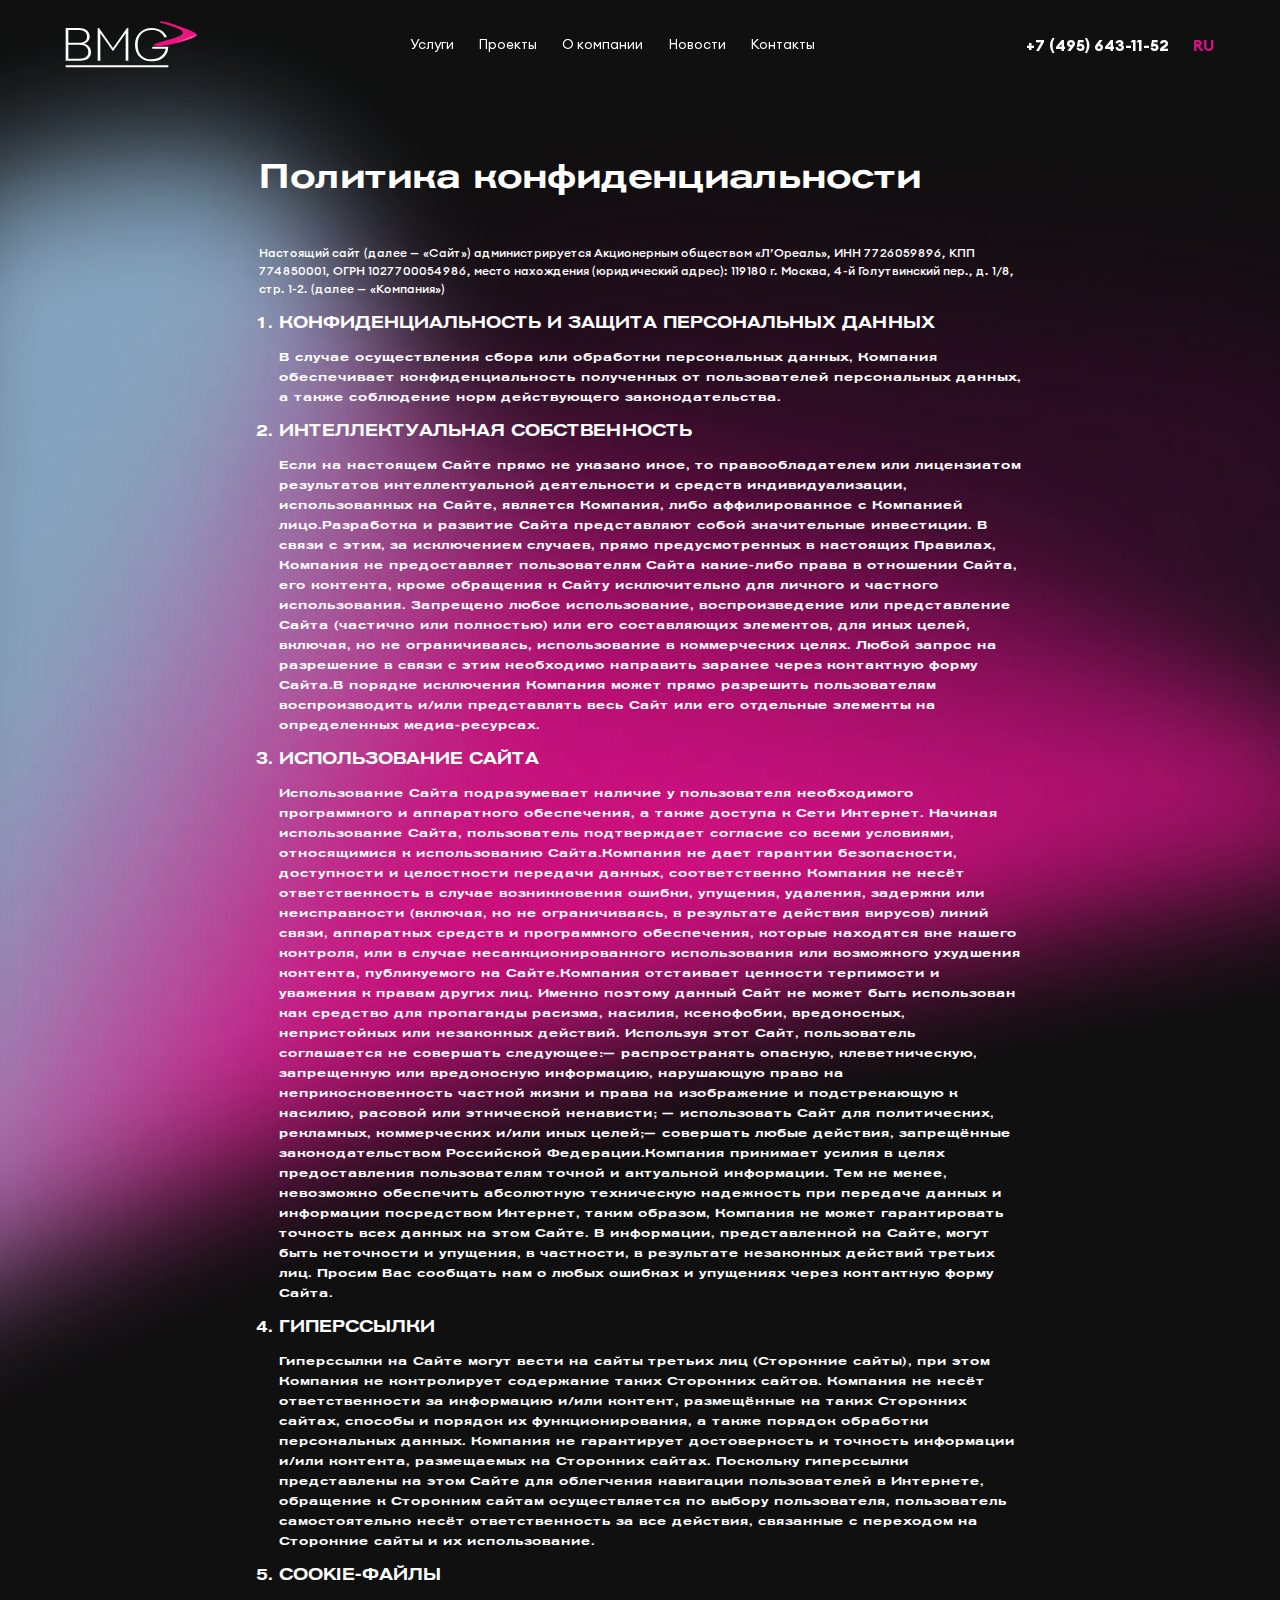
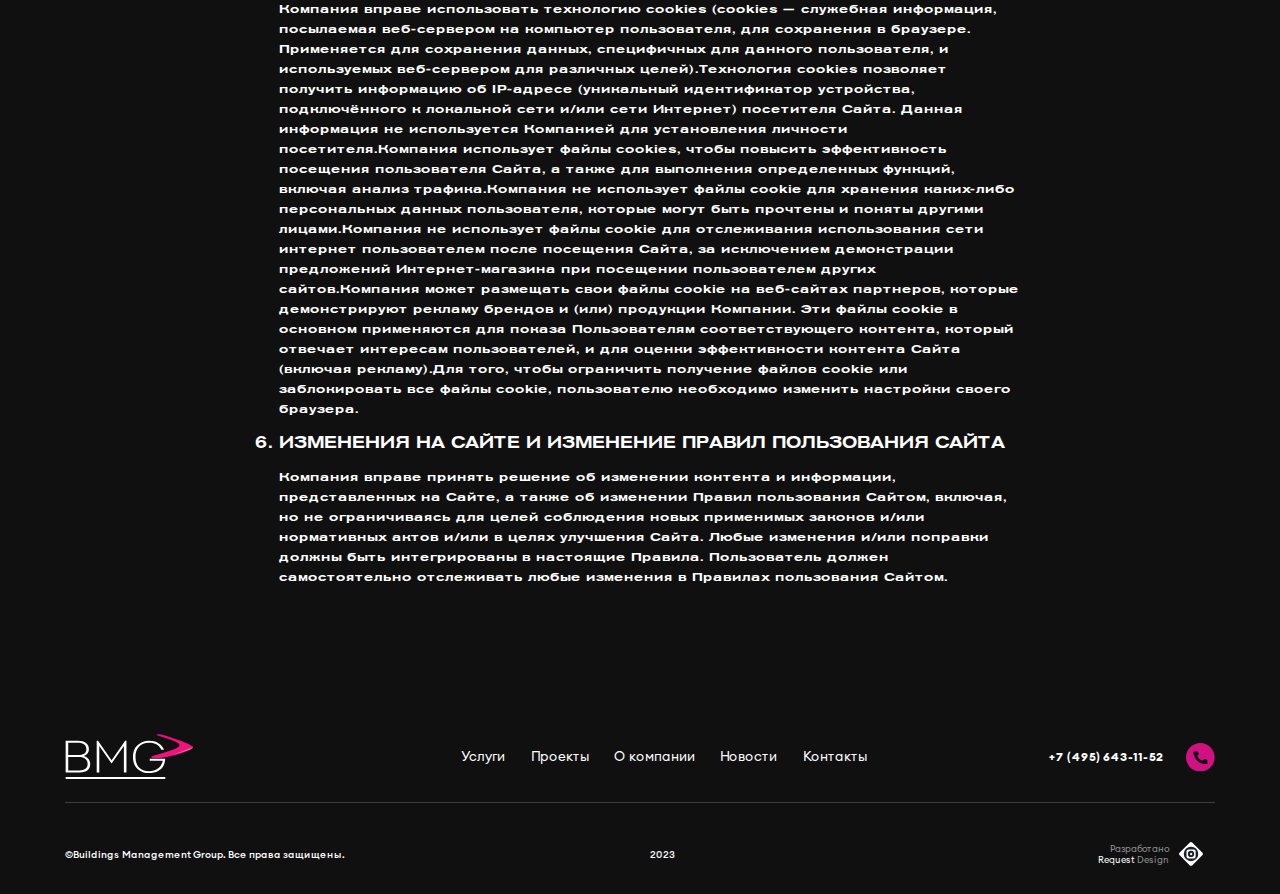
<file: privacy_policy.html>
<!DOCTYPE html>
<html lang="en">
  <head>
    <meta charset="UTF-8" />
    <meta http-equiv="X-UA-Compatible" content="IE=edge" />
    <meta name="viewport" content="width=device-width, initial-scale=1.0" />
    <link rel="stylesheet" href="./css/_set.css" />
    <link rel="stylesheet" href="./css/style.css" />
    <link rel="stylesheet" href="./css/header.css" />
    <link rel="stylesheet" href="./css/footer.css" />
    <link rel="stylesheet" href="./css/page-privacy.css" />
    <script src="./js/header.js"></script>
    <script src="./js/page-privacy.js"></script>

    <title>Политика конфиденциальности</title>
  </head>
  <body>
    <header class="header">
      <div class="header_container container">
        <div class="header__mob_menu">
          <div class="burger-menu">
            <div class="btn-burger not-active">
              <span></span>
              <span></span>
              <span></span>
            </div>
          </div>
          <a href="./index.html" class="header__logo">
            <svg
              width="200"
              height="73"
              viewBox="0 0 200 73"
              fill="none"
              xmlns="http://www.w3.org/2000/svg"
            >
              <g clip-path="url(#clip0_630_1408)">
                <path
                  d="M5 58V37H21C30.5725 37 35 41.1087 35 48C35 54.5994 30.0576 58 22 58H5ZM5 15H20C28.6507 15 33 18.3908 33 25C33 31.5134 28.4741 34 20 34H5V15ZM39 48C39 42.2838 35.5898 37.7076 30 36H29L30 35C34.0673 33.2685 37 29.7307 37 25C37 16.729 30.6196 12 20 12H1V61H23C33.2577 61 39 56.3843 39 48Z"
                  fill="white"
                />
                <path d="M53 20L72 47L91 20V61H95V12H93L72 42L51 12H49V61H53V20Z" fill="white" />
                <path
                  d="M130 62C140.529 62 149.14 57.5112 153 49C154.134 46.4463 154.758 43.2234 155 40H152H151H131V43H151C150.907 43.4937 151.121 43.5269 151 44C150.96 44.1728 151 44 151 44C148.545 53.182 140.586 59 130 59C116.553 59 109 50.786 109 37C109 23.5164 116.551 15.216 130 15C139.599 15 145.748 18.7192 149 26H153C149.729 17.1928 141.244 12 130 12C122.827 12 116.539 14.6931 112 19C107.264 23.4916 105 29.596 105 37C105 52.0359 114.859 62 130 62Z"
                  fill="white"
                />
                <path d="M1 71H155V68H1V71Z" fill="white" />
                <mask
                  id="mask0_630_1408"
                  style="mask-type: luminance"
                  maskUnits="userSpaceOnUse"
                  x="132"
                  y="2"
                  width="67"
                  height="38"
                >
                  <path
                    d="M141 3C140.991 3.02045 141.009 2.98278 141 3C140.991 3.01938 141.011 2.97847 141 3C140.961 3.08504 140.942 3.12488 141 3C140.839 3.37141 150.135 5.82959 159 9C167.87 12.1736 176.939 15.4011 177 19C176.934 22.8529 165.021 26.7704 154 30C142.979 33.2275 132.557 36.0128 133 37C133.804 38.7946 138.727 39.5372 145 39C151.274 38.4628 159.054 36.8904 167 35C182.892 31.2192 198.191 25.3114 198 22C197.823 18.9566 183.856 13.698 170 9C159.185 5.33223 148.784 2 144 2C142.658 2 141.232 2.50479 141 3ZM141 3C140.994 3.014 141.008 2.986 141 3C141.078 2.83206 141 2 141 2C141 2 141.043 2.90742 141 3Z"
                    fill="white"
                  />
                </mask>
                <g mask="url(#mask0_630_1408)">
                  <path
                    d="M141 3C140.828 3.36925 150.13 5.82744 159 9C167.869 12.1726 176.937 15.4011 177 19C176.932 22.8519 165.022 26.7715 154 30C142.979 33.2296 132.557 36.0128 133 37C133.805 38.7946 138.727 39.5383 145 39C151.274 38.4628 159.054 36.8904 167 35C182.892 31.2192 198.192 25.3114 198 22C197.824 18.9588 183.856 13.6991 170 9C156.144 4.30091 142.047 0.731735 141 3C141.377 2.18506 140.821 3.38755 141 3Z"
                    fill="#BD1176"
                  />
                  <path
                    d="M141 3.00001C140.822 3.38169 141.37 2.19783 141 3.00001C142.048 0.762768 156.395 3.35302 170 8.00001C183.589 12.6438 196.773 18.9843 197 22C197.241 25.2809 182.383 30.8802 167 35C164.159 35.7612 160.992 36.407 158 37C157.883 37.0237 158.125 36.972 158 37C154.353 37.8119 150.304 38.6043 147 39C146.266 39.0852 145.695 38.9353 145 39C143.178 39.1671 141.49 38.9979 140 39C137.576 39.0011 135.2 38.5251 134 38C133.364 37.7251 133.202 37.4378 133 37C132.594 36.0156 143.159 33.2022 154 30C164.843 26.7989 175.937 23.8179 176 20C176.06 16.4334 167.556 12.3262 159 9.00001C157.625 8.46523 156.414 7.50891 155 7.00001C149.497 5.02045 143.967 3.74827 142 3.00001C141.521 2.81779 140.982 3.06686 141 3.00001Z"
                    fill="#D01181"
                  />
                  <path
                    d="M141 3C140.819 3.37576 141.368 2.20962 141 3C142.065 0.790821 156.436 3.40672 170 8C183.534 12.5879 196.724 19.0112 197 22C197.3 25.249 182.084 29.4791 167 34C164.411 34.7763 161.97 36.4018 159 37C158.884 37.0227 158.132 36.9665 158 37C154.351 37.907 150.472 37.5703 147 38C146.244 38.0939 145.72 38.9287 145 39C143.123 39.1792 141.542 38.987 140 39C137.503 39.0162 135.248 38.5204 134 38C133.329 37.7279 133.211 37.4362 133 37C132.626 36.0185 143.17 34.1756 154 31C164.831 27.8266 175.873 23.7813 176 20C176.119 16.4692 167.362 12.4962 159 9C157.716 8.46336 156.407 7.53556 155 7C149.551 4.92363 144.189 3.8163 142 3C141.512 2.81752 140.994 3.07018 141 3Z"
                    fill="#BF1176"
                  />
                  <path
                    d="M141 3.00001C140.821 3.36873 141.36 2.22148 141 3.00001C142.065 0.820118 155.688 3.45857 169 8.00001C182.267 12.5306 195.676 19.0373 196 22C196.351 25.2169 181.512 29.0152 167 34C164.697 34.7915 161.901 35.4096 159 36C158.886 36.0227 159.138 35.9622 159 36C155.406 36.9948 151.588 37.5318 148 38C147.233 38.1006 145.732 38.9222 145 39C143.097 39.1936 141.571 38.9773 140 39C137.468 39.0325 135.279 38.5125 134 38C133.305 37.7308 133.216 37.4347 133 37C132.662 36.0214 143.35 34.1466 154 31C164.65 27.8534 175.809 23.7445 176 20C176.177 16.5031 167.021 12.6862 159 9.00001C157.826 8.46045 156.378 8.56229 155 8.00001C149.69 5.83093 144.377 3.88667 142 3.00001C141.51 2.81727 141.004 3.07354 141 3.00001Z"
                    fill="#C01176"
                  />
                  <path
                    d="M142 3C141.819 3.3595 142.359 2.23227 142 3C143.084 0.850555 155.729 3.5127 169 8C182.211 12.4743 195.623 18.0633 196 21C196.408 24.1857 181.11 27.4569 167 33C164.935 33.811 162.882 35.4153 160 36C159.888 36.0238 160.145 35.9567 160 36C156.401 37.0601 151.759 37.4911 148 38C147.209 38.1061 146.755 38.9188 146 39C144.04 39.209 141.625 38.9664 140 39C137.394 39.0476 135.329 38.5068 134 38C133.268 37.7325 133.223 37.4353 133 37C132.695 36.0244 143.362 34.1186 154 31C164.641 27.8803 175.744 23.7077 176 20C176.238 16.5371 166.784 13.9004 159 10C157.913 9.45533 157.371 8.59015 156 8C150.747 5.73794 144.602 3.95182 142 3C142.016 3.07471 141.5 2.817 142 3Z"
                    fill="#C01177"
                  />
                  <path
                    d="M141 3C140.819 3.35348 141.352 2.24427 141 3C142.084 0.879166 155.98 3.56424 169 8C181.946 12.4162 194.576 18.092 195 21C195.46 24.1531 181.295 29.3915 167 33C165.372 34.158 162.814 35.4102 160 36C159.891 36.0239 160.152 35.9512 160 36C156.459 37.145 151.871 37.4481 148 38C147.198 38.1139 146.769 38.9133 146 39C144.016 39.2255 142.654 38.9555 141 39C138.362 39.0629 135.357 38.5009 134 38C133.245 37.7365 133.229 37.4337 133 37C132.731 36.0263 143.542 34.0913 154 31C164.461 27.9087 174.682 23.6714 175 20C175.295 16.5726 166.404 14.1289 159 10C158.012 9.44919 157.342 8.61695 156 8C150.887 5.64388 144.787 4.02031 142 3C141.499 2.81676 141.028 3.07807 141 3Z"
                    fill="#C11177"
                  />
                  <path
                    d="M142 3C141.818 3.34526 142.35 2.25629 142 3C143.104 0.908913 156.022 3.61914 169 8C181.887 12.3591 194.523 18.1153 195 21C195.517 24.1203 182.114 29.4247 168 33C166.661 34.2388 163.789 35.4029 161 36C160.891 36.0228 161.16 35.9457 161 36C157.455 37.2106 153.045 37.4061 149 38C148.174 38.1205 147.793 38.9055 147 39C144.959 39.2356 142.708 38.9446 141 39C138.284 39.0782 136.409 38.4962 135 38C134.209 37.7394 133.239 37.431 133 37C132.766 36.0294 143.553 34.0617 154 31C164.449 27.9361 174.616 23.6339 175 20C175.358 16.6071 167.784 13.0096 160 10C159.21 9.28452 158.333 8.646 157 8C151.945 5.55172 145.016 4.09223 142 3C142.039 3.08034 141.49 2.81543 142 3Z"
                    fill="#C21177"
                  />
                  <path
                    d="M142 3.00001C141.818 3.33916 142.342 2.26952 142 3.00001C143.104 0.936806 155.273 3.6725 168 8.00001C180.621 12.3025 193.476 18.1444 194 21C194.567 24.0883 181.703 28.4617 168 32C166.972 33.3219 164.724 34.4097 162 35C161.894 35.0228 161.165 35.9402 161 36C157.505 37.2632 153.156 37.3652 149 38C148.164 38.1272 147.806 37.9011 147 38C144.935 38.2489 142.735 38.937 141 39C138.253 39.0989 136.437 38.4892 135 38C134.184 37.7424 133.241 37.4283 133 37C132.801 36.0315 142.734 34.0339 153 31C163.27 27.9661 173.555 24.5959 174 21C174.415 17.6421 167.541 13.9807 160 11C159.332 10.2543 158.306 8.67506 157 8.00001C152.086 5.46177 145.198 4.15988 142 3.00001C142.05 3.08371 141.489 2.81413 142 3.00001Z"
                    fill="#C31177"
                  />
                  <path
                    d="M142 3C141.816 3.33305 142.34 2.28056 142 3C143.123 0.96685 155.316 3.72799 168 7.99999C180.562 12.2426 193.42 17.1723 194 20C194.626 23.0552 181.517 28.4953 168 32C167.267 33.403 165.7 34.4046 163 35C162.895 35.0239 162.173 34.9336 162 35C158.5 36.3202 154.334 37.3208 150 38C149.14 38.135 147.831 37.8944 147 38C144.876 38.2645 142.792 38.9271 141 39C138.176 39.1154 136.489 38.4832 135 38C134.148 37.7431 133.251 37.4288 133 37C132.834 36.0357 142.746 34.0051 153 31C163.257 27.9949 173.486 24.5591 174 21C174.479 17.676 167.421 13.9528 160 11C159.444 10.224 158.301 9.70528 157 8.99999C152.149 6.37258 146.432 4.2299 143 3C142.48 2.81279 142.063 3.08489 142 3Z"
                    fill="#C31177"
                  />
                  <path
                    d="M142 3.00001C141.817 3.32583 142.334 2.29498 142 3.00001C143.123 0.994961 155.567 3.78178 168 8.00001C180.297 12.1845 192.374 17.1984 193 20C193.674 23.0218 181.108 28.5337 168 32C167.574 33.4875 165.633 34.3985 163 35C162.898 35.0229 163.178 34.9292 163 35C159.552 36.3774 154.441 37.283 150 38C149.129 38.1406 147.842 37.8889 147 38C144.853 38.2768 142.819 38.9172 141 39C138.144 39.1308 136.517 38.4773 135 38C134.124 37.7472 133.256 37.425 133 37C132.871 36.0367 142.926 33.9771 153 31C163.077 28.024 173.428 24.5208 174 21C174.536 17.7124 167.178 13.9248 160 11C159.566 10.1936 159.273 9.73338 158 9.00001C153.291 6.28666 146.612 4.29458 143 3.00001C142.477 2.81258 142.074 3.08828 142 3.00001Z"
                    fill="#C41177"
                  />
                  <path
                    d="M142 3C141.819 3.31856 142.326 2.30615 142 3C143.121 1.021 154.817 3.83582 167 8C179.032 12.1249 191.33 17.2268 192 20C192.722 22.987 180.704 27.5657 168 31C167.877 32.5688 165.569 34.4065 163 35C162.901 35.0229 163.184 34.9225 163 35C159.601 36.4259 154.546 37.2363 150 38C149.12 38.1484 148.853 37.8833 148 38C145.831 38.2956 142.844 38.9062 141 39C138.115 39.1473 136.544 38.4702 135 38C134.102 37.7491 133.26 37.4244 133 37C132.907 36.04 143.108 33.9478 153 31C162.898 28.0522 172.368 24.4791 173 21C173.59 17.7446 166.938 13.8954 160 11C159.686 10.16 159.246 9.76258 158 9C153.431 6.2006 146.788 4.3637 143 3C142.478 2.81236 142.085 3.09164 142 3Z"
                    fill="#C51177"
                  />
                  <path
                    d="M142 4C141.817 4.30395 142.324 3.33683 142 4C143.142 2.10403 154.863 5.00401 167 9C178.973 12.9588 191.273 17.3261 192 20C192.782 22.8737 180.512 27.6948 168 31C168.179 32.608 166.545 34.4155 164 35C163.902 35.0234 164.192 34.9192 164 35C160.595 36.4358 155.729 37.2157 151 38C150.094 38.1498 148.88 37.8799 148 38C145.771 38.2965 143.901 38.898 142 39C139.036 39.1583 136.597 39.4538 135 39C134.063 38.7598 133.27 38.4113 133 38C132.941 37.069 143.12 33.8397 153 31C162.885 28.1603 172.298 25.3488 173 22C173.656 18.867 166.815 15.7908 160 13C159.801 12.1551 159.24 10.7716 158 10C153.495 7.19537 147.025 5.39647 143 4C142.468 3.81614 142.097 4.09139 142 4Z"
                    fill="#C61177"
                  />
                  <path
                    d="M142 4C141.819 4.29684 142.317 3.34995 142 4C143.143 2.13177 155.113 5.05714 167 9.00001C178.708 12.9014 190.227 17.3541 191 20C191.827 22.8396 180.108 27.7317 168 31C168.477 32.6895 167.477 34.4117 165 35C164.904 35.0234 164.197 34.9128 164 35C160.644 36.4778 155.83 37.1755 151 38C150.084 38.1553 148.89 37.8755 148 38C145.748 38.3096 143.927 38.8872 142 39C139.007 39.1745 136.623 39.4468 135 39C134.043 38.7649 133.273 38.4107 133 38C132.977 37.0712 142.301 34.8087 152 32C161.705 29.1881 172.24 25.3098 173 22C173.71 18.903 166.576 15.763 160 13C159.919 12.1244 159.214 10.8022 158 10C153.637 7.1168 147.197 5.46182 143 4C142.466 3.81382 142.108 4.09363 142 4Z"
                    fill="#C61177"
                  />
                  <path
                    d="M142 3C141.817 3.28865 142.315 2.36092 142 3C143.165 1.15839 155.157 3.11121 167 7.00001C178.647 10.8409 190.17 16.3798 191 19C191.889 21.8056 179.915 25.7652 168 29C168.785 30.7692 167.454 32.4035 165 33C164.905 33.0224 165.207 33.9063 165 34C161.636 35.521 156.016 36.1309 151 37C150.06 37.163 149.918 36.869 149 37C146.69 37.3302 143.985 37.8764 142 38C138.926 38.1885 136.678 38.441 135 38C134.002 37.7657 133.282 37.409 133 37C133.011 36.0755 142.314 33.7821 152 31C161.693 28.2158 172.17 24.2721 173 21C173.778 17.9356 167.451 14.7331 161 12C161.037 11.0925 160.208 9.83187 159 9.00001C154.702 6.04001 147.442 4.52847 143 3C142.456 2.81254 142.121 3.09587 142 3Z"
                    fill="#C71177"
                  />
                  <path
                    d="M142 3C141.819 3.28362 142.308 2.37412 142 3C143.166 1.18634 154.407 3.16582 166 7C177.382 10.7841 189.126 16.4059 190 19C190.934 21.7722 179.513 25.8002 168 29C169.08 30.8499 168.391 32.4093 166 33C165.908 33.0224 165.212 32.8998 165 33C161.689 34.5684 157.115 36.0884 152 37C151.05 37.1695 149.927 36.8625 149 37C146.668 37.3359 144.011 37.8667 142 38C138.899 38.2047 136.704 38.434 135 38C133.981 37.7686 133.288 37.4062 133 37C133.045 36.0777 142.494 33.7519 152 31C161.513 28.2449 171.114 24.2339 172 21C172.831 17.9719 166.212 14.7072 160 12C160.152 11.0649 160.182 10.8626 159 10C154.842 6.9623 147.611 4.59509 143 3C142.456 2.81128 142.131 3.09916 142 3Z"
                    fill="#C81177"
                  />
                  <path
                    d="M142 3.00001C141.818 3.27539 142.305 2.38733 142 3.00001C143.188 1.21214 154.452 3.2204 166 7.00001C177.318 10.7262 189.066 15.4329 190 18C190.996 20.74 180.314 25.8363 169 29C170.392 30.932 169.366 32.4055 167 33C166.909 33.0235 166.221 32.8943 166 33C162.674 34.6011 157.305 36.0436 152 37C151.024 37.1761 149.953 36.857 149 37C146.605 37.3501 145.07 37.8559 143 38C139.816 38.2199 136.759 38.428 135 38C133.942 37.7705 133.296 37.4056 133 37C133.081 36.0799 142.507 33.724 152 31C161.499 28.2739 171.042 25.1958 172 22C172.899 19.0071 167.085 15.6791 161 13C161.271 12.034 161.176 10.8945 160 10C155.91 6.88858 147.864 4.65445 143 3.00001C142.446 2.81215 142.144 3.10141 142 3.00001Z"
                    fill="#C81177"
                  />
                  <path
                    d="M142 3C141.818 3.26925 142.298 2.39847 142 3C143.187 1.23708 154.704 3.27436 166 7C177.056 10.6669 188.024 15.4614 189 18C190.041 20.7053 178.917 24.8716 168 28C169.684 30.0129 169.3 32.3963 167 33C166.912 33.0224 167.226 32.8878 167 33C163.724 34.6422 157.401 36.0032 152 37C151.016 37.1816 149.964 36.8536 149 37C146.586 37.3697 145.093 37.8451 143 38C139.791 38.2361 136.783 38.422 135 38C133.92 37.7746 133.3 37.4039 133 37C133.115 36.0844 142.689 33.6946 152 31C161.319 28.3033 169.986 25.1551 171 22C171.951 19.0415 166.849 15.6487 161 13C161.386 12.0032 161.151 10.9274 160 10C156.048 6.81819 148.028 4.7234 143 3C142.446 2.80982 142.154 3.10364 142 3Z"
                    fill="#C91178"
                  />
                  <path
                    d="M142 3C141.817 3.26096 142.296 2.41068 142 3C143.212 1.26414 154.751 3.32935 166 7C176.991 10.6086 187.961 15.4855 189 18C190.103 20.6706 179.713 24.9101 169 28C171.004 30.0952 170.278 31.4043 168 32C167.914 32.0225 168.234 32.8813 168 33C164.709 34.6727 158.594 35.9583 153 37C151.989 37.1872 150.99 36.846 150 37C147.522 37.3775 145.154 37.8353 143 38C139.707 38.2524 136.84 38.4171 135 38C133.88 37.7775 133.31 37.4021 133 37C133.152 36.0866 142.703 33.6653 152 31C161.305 28.3326 169.913 25.1156 171 22C172.022 19.0759 166.717 15.6214 161 13C161.508 11.9732 161.145 10.9604 160 10C156.116 6.74647 148.282 4.78933 143 3C142.436 2.80855 142.168 3.10695 142 3Z"
                    fill="#CA1178"
                  />
                  <path
                    d="M142 3C141.82 3.25373 142.288 2.42403 142 3C143.213 1.28813 154 3.38354 165 7C175.728 10.549 186.918 15.5141 188 18C189.146 20.6358 179.316 24.9435 169 28C171.289 30.1754 170.213 31.3994 168 32C167.916 32.0236 168.239 32.8747 168 33C164.755 34.7055 158.688 34.9166 153 36C151.98 36.1938 151 36.8416 150 37C147.504 37.3961 145.176 37.8244 143 38C139.683 38.2677 136.863 38.41 135 38C133.86 37.7805 133.313 37.4004 133 37C133.186 36.0911 141.884 33.6358 151 31C160.126 28.361 169.858 25.078 171 22C172.072 19.1094 166.483 15.593 161 13C161.621 11.9444 162.12 10.9924 161 10C157.253 6.67903 148.442 4.85962 143 3C142.436 2.8073 142.177 3.11028 142 3Z"
                    fill="#CB1178"
                  />
                  <path
                    d="M142 3C141.818 3.24648 142.287 2.43525 142 3C143.239 1.31539 154.05 3.44003 165 7C175.663 10.4903 186.857 14.5417 188 17C189.21 19.6019 179.108 23.9812 169 27C171.618 29.2579 171.189 31.3935 169 32C168.918 32.0236 169.248 31.8671 169 32C165.744 33.7425 159.885 34.8716 154 36C152.954 36.2004 152.028 36.8328 151 37C148.44 37.4051 145.238 37.8157 143 38C139.596 38.2829 136.921 38.404 135 38C133.818 37.7825 133.324 37.3997 133 37C133.222 36.0934 141.897 33.6073 151 31C160.11 28.3906 169.784 25.0359 171 22C172.145 19.1441 166.348 16.5634 161 14C161.746 12.9112 162.113 11.0256 161 10C157.321 6.61042 148.706 4.92252 143 3C142.426 2.80711 142.191 3.11145 142 3Z"
                    fill="#CC1178"
                  />
                  <path
                    d="M142 2.00001C142.279 1.44761 141.821 3.23921 142 3.00001C143.241 1.33958 154.298 3.49573 165 7.00001C175.4 10.4314 185.814 14.5673 187 17C188.252 19.5668 178.716 24.016 169 27C171.898 29.3373 172.132 31.4111 170 32C169.921 32.0215 169.251 31.8616 169 32C165.791 33.7795 159.975 34.8276 154 36C152.946 36.206 152.036 36.8262 151 37C148.421 37.4183 145.26 37.8048 143 38C139.574 38.2982 136.944 38.398 135 38C133.799 37.7866 133.328 37.398 133 37C133.256 36.0969 142.079 33.5775 151 31C159.93 28.4203 168.725 24.9948 170 22C171.19 19.179 166.115 16.5357 161 14C161.856 12.8823 162.087 12.0598 161 11C157.456 7.54722 148.862 4.98652 143 3.00001C142.425 2.80587 142.201 2.11371 142 2.00001Z"
                    fill="#CC1278"
                  />
                  <path
                    d="M142 2C141.823 2.23191 142.273 1.46103 142 2C143.244 0.364834 153.547 3.55036 164 7C174.14 10.3723 184.773 14.595 186 17C187.293 19.5317 178.325 24.0539 169 27C172.171 29.4222 172.068 31.4041 170 32C169.922 32.0215 169.257 31.8551 169 32C165.833 33.8016 160.062 34.7846 154 36C152.938 36.2126 152.046 36.8218 151 37C148.405 37.4327 146.279 37.7928 144 38C140.551 38.3135 136.965 38.3919 135 38C133.78 37.7896 133.331 37.3962 133 37C133.289 36.0992 142.259 33.5478 151 31C159.751 28.449 168.676 25.9558 170 23C171.243 20.2117 165.886 16.507 161 14C161.966 12.8523 162.061 12.0941 161 11C157.589 7.48487 149.016 5.05175 143 3C142.425 2.8046 142.211 2.11703 142 2Z"
                    fill="#CD1278"
                  />
                  <path
                    d="M142 2.00001C141.822 2.22567 142.27 1.47238 142 2.00001C143.269 0.390251 153.598 3.60641 164 7.00001C174.071 10.3119 184.708 14.6219 186 17C187.357 19.4974 178.112 23.09 169 26C172.506 28.5038 173.042 30.3993 171 31C170.924 31.0226 170.266 31.8463 170 32C166.821 33.8376 161.263 34.7406 155 36C153.911 36.2192 152.075 36.8173 151 37C148.339 37.4513 146.343 37.7829 144 38C140.464 38.3288 137.026 38.3869 135 38C133.738 37.7926 133.34 37.3944 133 37C133.326 36.1027 142.275 33.5189 151 31C159.736 28.479 168.602 25.9154 170 23C171.318 20.2479 166.749 17.4759 162 15C163.094 13.8212 163.055 12.1294 162 11C158.656 7.42158 149.282 5.11698 143 3.00001C142.414 2.80228 142.224 2.11929 142 2.00001Z"
                    fill="#CE1178"
                  />
                  <path
                    d="M142 2C141.824 2.21834 142.263 1.48481 142 2C143.271 0.414635 153.844 3.66148 164 7C173.81 10.2514 183.668 14.6499 185 17C186.396 19.4619 177.725 23.1261 169 26C172.776 28.5856 172.978 30.3923 171 31C170.926 31.0237 171.271 30.8376 171 31C167.867 32.8682 161.347 34.6986 155 36C153.904 36.2248 153.082 36.8118 152 37C149.324 37.4646 146.363 37.7709 144 38C140.443 38.3442 137.046 38.3807 135 38C133.72 37.7967 133.344 37.3915 133 37C133.358 36.1051 141.456 33.4867 150 31C158.555 28.5079 167.555 25.8739 169 23C170.368 20.2832 165.52 17.448 161 15C162.201 13.79 163.028 12.1648 162 11C158.787 7.3614 149.431 5.18337 143 3C142.416 2.80102 142.234 2.12154 142 2Z"
                    fill="#CE1278"
                  />
                  <path
                    d="M142 2C141.824 2.211 142.261 1.49834 142 2C143.301 0.439041 153.898 3.71767 164 7.00001C173.74 10.1919 183.601 13.679 185 16C186.461 18.4276 178.506 22.1634 170 25C174.118 27.6666 173.955 30.3832 172 31C171.928 31.0226 172.278 30.8321 172 31C168.847 32.8915 161.553 34.6533 155 36C153.875 36.2304 153.112 36.8041 152 37C149.257 37.4726 146.428 37.7599 144 38C140.355 38.3596 137.107 38.3736 135 38C133.677 37.7976 133.355 37.3908 133 37C133.398 36.1086 141.472 33.4577 150 31C158.54 28.538 167.48 25.8356 169 23C170.445 20.3195 166.379 17.42 162 15C163.331 13.7609 164.022 12.2025 163 11C159.855 7.30536 149.706 5.24456 143 3C142.405 2.79977 142.248 2.12381 142 2Z"
                    fill="#CF1278"
                  />
                  <path
                    d="M143 2C142.827 2.20471 143.253 1.51086 143 2C144.304 0.463623 154.144 3.77425 164 7.00001C173.48 10.132 183.563 13.7051 185 16C186.499 18.3929 178.122 22.2009 170 25C174.382 27.7506 174.896 30.3923 173 31C172.931 31.0216 173.283 30.8255 173 31C169.891 32.921 163.633 34.608 157 36C155.869 36.2381 154.12 36.7985 153 37C150.243 37.4859 147.445 37.75 145 38C141.335 38.376 138.125 38.3674 136 38C134.66 37.8007 134.358 37.3879 134 37C134.429 36.1122 142.652 33.4285 151 31C159.359 28.5694 167.432 25.7959 169 23C170.495 20.3561 167.153 17.3897 163 15C164.436 13.7297 164.995 13.2379 164 12C160.982 8.2474 150.848 5.31319 144 3C143.404 2.79853 143.256 2.12606 143 2Z"
                    fill="#D01278"
                  />
                  <path
                    d="M143 2.00001C142.864 2.22493 143.251 1.52206 143 2.00001C144.58 0.744579 154.199 3.82413 164 7.00001C173.407 10.0818 183.494 13.727 185 16C186.565 18.3649 178.899 22.2285 171 25C175.732 27.8407 175.871 29.3836 174 30C173.931 30.0227 174.291 30.8183 174 31C170.872 32.9518 163.842 34.5575 157 36C155.841 36.2455 155.15 35.7924 154 36C151.173 36.5028 148.511 37.7383 146 38C142.244 38.3914 139.188 38.3623 137 38C135.615 37.8032 134.368 37.3871 134 37C134.468 36.1122 142.669 34.4038 151 32C159.341 29.5919 167.349 26.7574 169 24C170.568 21.3799 167.008 18.367 163 16C164.569 14.6959 165.988 13.2792 165 12C162.049 8.17965 152.126 5.38651 145 3.00001C144.395 2.79672 143.271 2.12977 143 2.00001Z"
                    fill="#D11278"
                  />
                  <path
                    d="M143 2C142.866 2.21865 143.245 1.53349 143 2C144.586 0.782303 154.446 2.87836 164 6C173.149 9.0199 182.456 13.754 184 16C185.602 18.3282 178.519 21.2669 171 24C175.99 26.9236 176.814 29.3874 175 30C174.935 30.0217 174.295 30.8095 174 31C170.918 32.9851 163.918 34.5128 157 36C155.834 36.2511 155.156 35.7857 154 36C151.161 36.5152 148.529 37.7272 146 38C142.227 38.407 139.205 38.355 137 38C135.598 37.8063 134.372 37.3853 134 37C134.499 36.1157 142.852 34.3748 151 32C159.162 29.622 167.302 26.719 169 24C170.614 21.4152 166.784 18.338 163 16C164.671 14.6654 165.96 13.3162 165 12C162.172 8.12393 152.265 5.45272 145 3C144.395 2.79651 143.28 2.13206 143 2Z"
                    fill="#D21279"
                  />
                  <path
                    d="M143 2.00001C142.867 2.21344 143.242 1.54715 143 2.00001C144.623 0.82127 154.502 2.93399 164 6.00001C173.073 8.95985 182.386 12.7834 184 15C185.67 17.2936 178.288 21.3034 171 24C176.346 27.0064 177.789 29.3803 176 30C175.936 30.0217 175.303 29.8039 175 30C171.895 32.0054 165.132 34.4648 158 36C156.806 36.2579 155.187 35.7801 154 36C151.09 36.5363 148.595 37.7162 146 38C142.134 38.4236 139.269 38.3499 137 38C135.554 37.8115 134.382 37.3835 134 37C134.539 36.1181 142.869 34.3445 151 32C159.144 29.6512 167.222 26.676 169 24C170.694 21.4508 166.637 18.3076 163 16C164.808 14.6349 165.951 13.3543 165 12C162.239 8.07052 152.55 5.51891 145 3.00001C144.384 2.79525 143.294 2.13543 143 2.00001Z"
                    fill="#D21279"
                  />
                  <path
                    d="M143 2.00001C142.869 2.20713 143.236 1.55974 143 2.00001C144.627 0.860306 153.749 2.99189 163 6.00001C171.815 8.89969 181.348 12.8106 183 15C184.705 17.2588 177.912 21.3411 171 24C176.599 27.0905 177.727 29.3765 176 30C175.938 30.0228 175.307 29.794 175 30C171.943 32.0398 165.203 34.42 158 36C156.799 36.2646 156.193 35.7734 155 36C152.078 36.5444 148.611 37.704 146 38C142.119 38.4392 139.286 38.3416 137 38C135.538 37.8113 134.385 37.3839 134 37C134.57 36.1206 142.05 34.313 150 32C157.963 29.6805 166.178 26.6362 168 24C169.739 21.4864 166.416 19.2783 163 17C164.908 15.6033 165.923 13.3913 165 12C162.36 8.01593 152.684 5.57762 145 3.00001C144.384 2.79397 143.303 2.13773 143 2.00001Z"
                    fill="#D31279"
                  />
                  <path
                    d="M143 2.00001C143.233 1.57235 143.871 2.20082 144 2.00001C145.667 0.897202 153.807 3.0476 163 6.00001C171.737 8.83845 181.277 12.8389 183 15C184.773 17.223 177.675 20.3776 171 23C176.964 26.1728 178.708 29.3813 177 30C176.939 30.0228 177.316 29.7884 177 30C173.922 32.0634 166.422 34.374 159 36C157.769 36.2692 156.225 35.7688 155 36C152.009 36.5644 148.68 37.6939 146 38C142.023 38.4537 139.35 38.3354 137 38C135.492 37.8166 134.395 37.3821 134 37C134.61 36.1251 142.069 34.2849 150 32C157.945 29.7119 166.097 26.5931 168 24C169.821 21.5209 167.262 19.2491 164 17C166.047 15.5727 166.912 13.4295 166 12C163.425 7.96216 152.976 5.64307 145 3.00001C144.372 2.79269 143.319 2.14003 143 2.00001Z"
                    fill="#D41279"
                  />
                  <path
                    d="M143 2C142.874 2.19448 143.225 1.58607 143 2C144.67 0.935299 154.053 3.10358 163 6C171.479 8.77801 180.241 12.8673 182 15C183.807 17.1892 177.303 20.4154 171 23C177.208 26.2571 178.649 28.371 177 29C176.942 29.0217 177.321 29.7805 177 30C173.965 32.0892 166.489 33.3291 159 35C157.765 35.276 156.23 35.7621 155 36C151.997 36.5715 149.694 37.6828 147 38C143.01 38.4683 139.366 38.3292 137 38C135.477 37.8175 134.399 37.3803 134 37C134.639 36.1276 142.252 34.2554 150 32C157.764 29.7424 166.053 26.5531 168 24C169.864 21.5555 167.044 19.2196 164 17C166.145 15.5409 166.884 14.4699 166 13C163.542 8.91176 153.104 5.70848 145 3C144.375 2.79141 143.327 2.14341 143 2Z"
                    fill="#D51279"
                  />
                  <path
                    d="M144 2C143.873 2.18921 144.223 1.59875 144 2C145.709 0.974579 154.113 3.16296 163 6C171.398 8.71744 180.167 11.897 182 14C183.877 16.1552 178.061 19.4533 172 22C178.581 25.3405 179.485 28.0844 178 29C177.94 29.012 178.329 29.7727 178 30C174.945 32.1161 167.711 33.2819 160 35C158.734 35.2827 157.262 35.7553 156 36C152.925 36.585 149.765 37.6716 147 38C142.914 38.4839 139.432 38.323 137 38C135.432 37.8217 134.41 37.3784 134 37C134.682 36.1323 142.271 34.2238 150 32C157.744 29.7719 165.97 27.5108 168 25C169.948 22.5903 166.888 19.19 164 17C166.287 15.5103 167.874 14.5093 167 13C164.607 8.86133 153.397 5.77942 145 3C144.363 2.78905 144.341 2.1468 144 2Z"
                    fill="#D51279"
                  />
                  <path
                    d="M143 2C143.217 1.61253 143.877 2.18394 144 2C145.713 1.01392 153.367 3.20175 162 6C170.148 8.64043 179.133 11.9255 181 14C182.908 16.1202 176.691 19.4902 171 22C177.818 25.4252 179.421 28.0749 178 29C177.943 29.012 178.332 28.7638 178 29C174.987 31.143 167.773 33.2357 160 35C158.731 35.2884 157.266 35.7497 156 36C152.916 36.5997 149.777 37.655 147 38C142.902 38.492 139.444 38.3167 137 38C135.416 37.8237 134.412 37.3766 134 37C134.71 36.1347 142.454 34.1931 150 32C157.563 29.8015 164.93 27.4685 167 25C168.99 22.6262 166.672 20.1594 164 18C166.381 16.4795 167.842 14.5477 167 13C164.719 8.8097 153.522 5.83961 145 3C144.364 2.78777 143.351 2.14911 143 2Z"
                    fill="#D61279"
                  />
                  <path
                    d="M144 2.00001C143.876 2.17649 144.214 1.62307 144 2.00001C145.751 1.05222 153.423 3.2754 162 6.00001C170.058 8.59497 179.057 11.9541 181 14C182.979 16.0851 177.442 19.5271 172 22C179.198 25.5079 180.386 28.0631 179 29C178.944 29.0109 179.341 28.756 179 29C175.967 31.1679 168 33.1872 160 35C158.699 35.2952 157.299 35.7429 156 36C152.843 36.6133 149.848 36.6438 147 37C142.804 37.5066 139.512 38.3105 137 38C135.369 37.8268 134.422 37.3748 134 37C134.753 36.1372 142.474 34.1625 150 32C157.54 29.8332 164.845 27.4283 167 25C169.075 22.6643 166.512 20.1298 164 18C166.526 16.4487 168.83 14.5884 168 13C165.783 8.75677 153.823 5.91199 145 3.00001C144.353 2.78539 144.366 2.15144 144 2.00001Z"
                    fill="#D71279"
                  />
                  <path
                    d="M144 2C143.881 2.17008 144.206 1.63586 144 2C145.755 1.09075 153.673 3.31693 162 6C169.808 8.51627 178.023 11.982 180 14C182.009 16.0497 177.078 18.5666 172 21C179.427 24.5923 181.321 27.0515 180 28C179.946 28.0098 179.343 28.7493 179 29C176.009 31.1947 168.058 33.1433 160 35C158.695 35.3009 157.304 35.7373 156 36C152.836 36.6269 149.859 36.638 147 37C142.796 37.531 139.526 38.3042 137 38C135.357 37.8299 134.425 37.3718 134 37C134.781 36.1409 141.658 34.1325 149 32C156.359 29.8631 163.806 27.3865 166 25C168.115 22.6985 166.299 20.1009 164 18C166.618 16.417 168.799 14.6288 168 13C165.893 8.70666 153.938 5.97526 145 3C144.355 2.78414 144.374 2.15373 144 2Z"
                    fill="#D81279"
                  />
                  <path
                    d="M144 2C143.88 2.16369 144.204 1.65081 144 2C145.791 1.12921 153.755 3.37343 162 6C169.71 8.45526 176.951 11.0118 179 13C181.077 15.0155 176.815 18.6026 172 21C179.803 24.6763 182.284 27.0397 181 28C180.948 28.0098 180.351 28.7403 180 29C176.992 31.2196 169.277 33.0991 161 35C159.666 35.3066 158.334 35.7316 157 36C153.766 36.6416 150.926 36.6224 148 37C143.702 37.5402 139.588 38.2979 137 38C135.31 37.8341 134.436 37.3699 134 37C134.824 36.1434 141.692 34.1006 149 32C156.324 29.8939 163.723 27.345 166 25C168.199 22.7346 167.132 21.0701 165 19C167.761 17.3861 168.784 15.6707 168 14C165.961 9.65802 154.234 6.03033 145 3C144.344 2.78503 144.389 2.15605 144 2Z"
                    fill="#D81279"
                  />
                  <path
                    d="M144 3.00001C143.884 3.1529 144.197 2.67192 144 3.00001C145.79 2.19095 153.01 4.50275 161 7.00001C168.443 9.32632 175.921 12.0963 178 14C180.102 15.925 176.447 18.7066 172 21C180.01 24.6567 182.219 27.0572 181 28C180.951 28.0106 180.352 28.7399 180 29C177.04 31.184 169.313 33.1026 161 35C159.666 35.3047 158.335 35.7335 157 36C153.766 36.6381 150.931 36.6273 148 37C143.704 37.5479 139.595 38.2846 137 38C135.302 37.8418 134.437 37.3599 134 37C134.848 36.1718 141.887 34.0131 149 32C156.131 29.9827 163.692 28.2382 166 26C168.235 23.8319 165.918 20.9834 164 19C166.846 17.3989 168.751 15.6617 168 14C166.07 9.72961 154.326 7.0154 145 4.00001C144.347 3.78872 144.396 3.15503 144 3.00001Z"
                    fill="#D91279"
                  />
                  <path
                    d="M144 3C143.884 3.14665 144.193 2.68438 144 3C145.827 2.22956 153.098 4.55902 161 7C168.338 9.2667 175.848 12.1244 178 14C180.171 15.8916 176.178 18.7439 172 21C180.387 24.7385 183.18 27.0446 182 28C181.951 28.0074 181.362 27.7311 181 28C178.026 30.2083 170.528 33.0564 162 35C160.637 35.3103 159.365 35.728 158 36C154.698 36.6514 150.997 36.61 148 37C143.611 37.5547 139.659 38.2784 137 38C135.258 37.8448 134.447 37.3571 134 37C134.891 36.1743 141.927 33.983 149 32C156.09 30.0117 163.609 28.1987 166 26C168.318 23.8672 166.747 21.9532 165 20C167.99 18.3688 169.735 16.7014 169 15C167.136 10.6802 154.615 7.08496 145 4C144.335 3.78746 144.411 3.15728 144 3Z"
                    fill="#DA1279"
                  />
                  <path
                    d="M144 3C143.887 3.14146 144.186 2.69902 144 3C145.824 2.26828 153.348 3.61446 161 6C168.076 8.20687 174.821 11.1547 177 13C179.194 14.8591 175.821 17.7814 172 20C180.587 23.8213 183.117 27.0364 182 28C181.955 28.0096 181.362 27.7245 181 28C178.071 30.2324 170.565 33.0133 162 35C160.637 35.3159 159.366 35.7214 158 36C154.697 36.6647 151.002 36.599 148 37C143.612 37.569 139.666 38.2723 137 38C135.247 37.849 134.449 37.3563 134 37C134.915 36.1779 142.117 34.9516 149 33C155.902 31.0409 162.578 28.1569 165 26C167.353 23.9037 165.539 21.925 164 20C167.07 18.3398 169.701 16.74 169 15C167.24 10.632 154.707 7.14279 145 4C144.339 3.78623 144.418 3.15953 144 3Z"
                    fill="#DB127A"
                  />
                  <path
                    d="M144 3.00001C143.888 3.13625 144.182 2.71049 144 3.00001C145.862 2.30602 153.439 3.67005 161 6.00001C167.965 8.14582 174.747 11.1831 177 13C179.262 14.8254 175.544 17.818 172 20C180.965 23.9031 184.076 27.024 183 28C182.957 28.0085 182.372 27.7148 182 28C179.058 30.2586 170.778 32.9638 162 35C160.608 35.3236 159.396 35.7148 158 36C154.629 36.677 151.068 36.5892 148 37C143.522 37.5844 139.728 38.2661 137 38C135.204 37.8499 134.46 37.3534 134 37C134.96 36.1804 142.161 34.9212 149 33C155.857 31.0713 162.496 28.1171 165 26C167.437 23.9404 166.364 21.8957 165 20C168.215 18.3087 169.682 16.7797 169 15C167.306 10.5838 154.995 7.21235 145 4.00001C144.329 3.78394 144.432 3.16286 144 3.00001Z"
                    fill="#DC127A"
                  />
                  <path
                    d="M144 3C143.89 3.12889 144.176 2.72197 144 3C145.858 2.3438 152.685 3.72675 160 6C166.714 8.08576 173.72 11.2136 176 13C178.285 14.7907 175.197 17.8535 172 20C181.16 23.984 184.015 26.0146 183 27C182.958 27.0085 182.373 27.7071 182 28C179.102 30.2828 170.814 32.9206 162 35C160.607 35.3292 159.397 35.7092 158 36C154.63 36.6924 151.072 36.5792 148 37C143.522 37.6008 139.734 38.2578 137 38C135.195 37.853 134.461 37.3537 134 37C134.983 36.1851 141.347 34.8919 148 33C154.674 31.1007 161.467 29.0772 164 27C166.472 24.975 166.163 22.8652 165 21C168.294 19.2775 169.648 16.8184 169 15C167.406 10.5334 155.085 7.26712 145 4C144.331 3.78375 144.44 3.16511 144 3Z"
                    fill="#DC137A"
                  />
                  <path
                    d="M144 3C143.892 3.12367 144.172 2.73561 144 3C145.894 2.38379 152.781 3.78357 160 6C166.598 8.02453 173.648 11.2441 176 13C178.355 14.758 174.914 16.8923 172 19C181.54 23.0683 184.973 26.0021 184 27C183.96 27.0075 183.381 27.6983 183 28C180.089 30.3081 172.029 32.8731 163 35C161.579 35.3348 160.427 35.7036 159 36C155.563 36.7058 152.138 36.5672 149 37C144.432 37.6162 139.796 38.2527 137 38C135.15 37.8561 134.471 37.3497 134 37C135.026 36.1876 141.395 34.8614 148 33C154.627 31.1322 161.384 29.0363 164 27C166.555 25.0096 165.984 22.8358 165 21C168.438 19.2484 170.628 16.8582 170 15C168.472 10.484 155.377 7.33371 145 4C144.322 3.78252 144.454 3.16631 144 3Z"
                    fill="#DD137A"
                  />
                  <path
                    d="M144 3C143.893 3.11736 144.169 2.7482 144 3C145.932 2.42173 152.88 3.84057 160 6C166.478 7.96418 172.573 10.2737 175 12C177.423 13.7252 175.628 16.9313 173 19C182.923 23.1513 185.93 25.9928 185 27C184.961 27.0075 184.39 26.6895 184 27C181.072 29.3323 173.242 32.8288 164 35C162.55 35.3403 160.456 34.6981 159 35C155.495 35.7202 152.205 36.5551 149 37C144.342 37.6316 139.858 38.2465 137 38C135.105 37.8592 134.481 37.3489 134 37C135.069 36.1913 141.445 34.8319 148 33C154.574 31.1628 161.304 28.9951 164 27C166.64 25.0465 165.802 22.8063 165 21C168.586 19.2172 171.607 17.898 171 16C169.539 11.4336 156.67 7.39384 146 4C145.31 3.78021 144.47 3.16964 144 3Z"
                    fill="#DE137A"
                  />
                  <path
                    d="M144 3.00001C143.895 3.10999 144.163 2.76083 144 3.00001C145.929 2.45973 152.119 3.89762 159 6.00001C165.231 7.90487 171.548 10.3034 174 12C176.446 13.6913 174.289 15.967 172 18C182.111 22.2325 185.871 25.9803 185 27C184.964 27.0075 184.39 26.6829 184 27C181.114 29.3565 173.274 31.7834 164 34C162.55 34.346 160.458 34.6914 159 35C155.496 35.7314 152.207 36.5441 149 37C144.343 37.6471 139.864 38.2392 137 38C135.098 37.8623 134.483 37.346 134 37C135.093 36.1949 141.624 34.8013 148 33C154.395 31.1934 160.273 28.955 163 27C165.673 25.0834 165.607 22.7767 165 21C168.662 19.1859 171.573 17.938 171 16C169.634 11.3841 156.752 7.45844 146 4.00001C145.314 3.77898 144.476 3.17298 144 3.00001Z"
                    fill="#DF137A"
                  />
                  <path
                    d="M144 3C143.896 3.10364 144.159 2.77347 144 3C145.965 2.4978 152.222 3.95487 159 6C165.107 7.84211 171.473 10.3331 174 12C176.513 13.6583 174.997 16.0051 173 18C183.496 22.3157 186.828 24.971 186 26C185.964 26.0064 185.398 26.672 185 27C182.102 29.3806 173.488 31.7358 164 34C162.522 34.3526 161.487 34.6859 160 35C156.429 35.7458 152.272 36.5341 149 37C144.254 37.6635 139.926 38.2319 137 38C135.052 37.8654 134.493 37.3451 134 37C135.135 36.1986 141.679 34.7705 148 33C154.342 31.2231 160.191 28.9148 163 27C165.758 25.1194 166.422 23.747 166 22C169.809 20.1579 171.55 17.9767 171 16C169.7 11.3317 157.044 7.52821 146 4C145.304 3.77775 144.491 3.17523 144 3Z"
                    fill="#DF137A"
                  />
                  <path
                    d="M144 3.00001C143.899 3.09838 144.153 2.78616 144 3.00001C145.962 2.53595 152.455 4.01225 159 6.00001C164.867 7.78141 170.448 10.3651 173 12C175.535 13.6253 173.667 16.0422 172 18C182.678 22.3979 186.77 24.9585 186 26C185.968 26.0064 185.398 26.6643 185 27C182.141 29.4037 173.518 31.6893 164 34C162.521 34.3593 161.489 34.6792 160 35C156.43 35.7603 152.275 36.5242 149 37C144.255 37.6779 139.933 38.2267 137 38C135.044 37.8674 134.494 37.3443 134 37C135.159 36.2013 141.855 34.7386 148 33C154.166 31.2518 160.164 28.8734 163 27C165.789 25.1577 165.232 23.7173 165 22C168.884 20.1267 171.517 18.0166 171 16C169.79 11.2824 157.125 7.59381 146 4.00001C145.308 3.77654 144.497 3.17751 144 3.00001Z"
                    fill="#E0137A"
                  />
                  <path
                    d="M144 3C143.9 3.09308 144.148 2.79992 144 3C145.999 2.57523 152.561 4.06876 159 6C164.741 7.72046 170.373 9.39509 173 11C175.603 12.591 174.372 15.0795 173 17C184.066 21.4787 187.727 24.9493 187 26C186.97 26.0064 186.406 26.6544 186 27C183.129 29.4288 174.733 31.6451 165 34C163.494 34.3648 161.518 34.6737 160 35C156.362 35.7746 153.342 36.5132 150 37C145.166 37.6933 140.995 38.2204 138 38C136 37.8727 134.504 37.3424 134 37C135.202 36.205 140.912 34.7098 147 33C153.111 31.2849 159.083 29.8317 162 28C164.875 26.1939 166.045 23.6873 166 22C170.032 20.0944 172.492 18.0564 172 16C170.856 11.2313 157.426 7.63457 146 4C145.298 3.77638 144.513 3.18082 144 3Z"
                    fill="#E1137A"
                  />
                  <path
                    d="M144 3.00001C143.901 3.08672 144.144 2.81267 144 3.00001C146.035 2.61356 152.672 4.12774 159 6.00001C164.61 7.66033 170.298 9.4264 173 11C175.673 12.5576 174.072 15.1181 173 17C184.455 21.5613 188.68 24.9381 188 26C187.971 26.0054 187.415 25.6467 187 26C184.116 28.4536 174.947 31.5989 165 34C163.465 34.3704 162.547 34.6671 161 35C157.296 35.7879 153.409 36.5012 150 37C145.077 37.7087 141.055 38.2141 138 38C135.954 37.8748 134.516 37.3404 134 37C135.248 36.2089 140.972 34.6775 147 33C153.052 31.314 158.999 29.7931 162 28C164.96 26.2305 165.856 24.656 166 23C170.181 21.0656 172.469 19.0949 172 17C170.923 12.1796 157.718 7.70173 146 4.00001C145.286 3.77414 144.529 3.18306 144 3.00001Z"
                    fill="#E2137A"
                  />
                  <path
                    d="M144 3C143.904 3.08033 144.138 2.82436 144 3C146.032 2.65193 151.898 4.18573 158 6C163.375 7.60008 169.275 9.45776 172 11C174.693 12.5251 173.751 14.1557 173 16C184.63 20.6428 188.624 24.9269 188 26C187.973 26.0043 187.415 25.6391 187 26C184.154 28.4762 174.979 31.5528 165 34C163.465 34.3759 162.547 34.6626 161 35C157.297 35.8033 153.41 36.4891 150 37C145.078 37.724 141.062 38.2078 138 38C135.948 37.8779 134.515 37.3374 134 37C135.268 36.2117 141.143 34.6451 147 33C152.881 31.3453 158.973 29.7511 162 28C164.991 26.2693 165.67 24.6269 166 23C170.252 21.0347 172.434 19.1313 172 17C171.009 12.1269 157.794 7.76457 146 4C145.29 3.77295 144.534 3.18529 144 3Z"
                    fill="#E2137B"
                  />
                  <path
                    d="M144 3.00001C143.905 3.07394 144.135 2.83821 144 3.00001C146.067 2.69248 152.012 4.24376 158 6.00001C163.242 7.53551 168.201 9.49022 171 11C173.763 12.4905 173.446 14.1945 173 16C185.022 20.7244 189.579 23.9167 189 25C188.975 25.0054 188.422 25.6303 188 26C185.141 28.501 176.191 31.5076 166 34C164.437 34.3815 162.577 34.6571 161 35C157.229 35.8165 153.476 36.4803 150 37C144.989 37.7394 141.123 38.2004 138 38C135.903 37.8789 134.527 37.3365 134 37C135.313 36.2156 141.205 34.6159 147 33C152.82 31.3766 158.89 29.7112 162 28C165.077 26.307 165.48 24.5945 166 23C170.403 21.0027 173.407 19.1699 173 17C172.076 12.0742 158.088 7.83396 146 4.00001C145.28 3.77177 144.55 3.1886 144 3.00001Z"
                    fill="#E3137B"
                  />
                  <path
                    d="M144 3C143.908 3.06754 144.128 2.85098 144 3C146.066 2.73091 151.231 4.30185 157 6C162.013 7.47623 167.177 8.52055 170 10C172.783 11.458 173.132 14.2322 173 16C185.193 20.8061 189.523 23.9076 189 25C188.978 25.0054 189.422 25.6216 189 26C186.18 28.5258 176.215 31.4421 166 34C164.436 34.3849 162.578 34.6516 161 35C157.231 35.8298 153.479 36.4683 150 37C144.992 37.7547 141.128 38.193 138 38C135.896 37.8831 134.525 37.3334 134 37C135.333 36.2195 141.37 34.5834 147 33C152.653 31.4069 157.864 29.6703 161 28C164.107 26.3447 165.298 24.5663 166 23C170.472 20.9759 173.374 19.2095 173 17C172.157 12.0224 158.163 7.89589 146 4C145.282 3.7695 144.555 3.19083 144 3Z"
                    fill="#E4137B"
                  />
                  <path
                    d="M144 3.00001C143.909 3.06115 144.124 2.8638 144 3.00001C146.101 2.76941 151.347 4.35898 157 6.00001C161.875 7.41473 167.103 8.55312 170 10C172.852 11.4244 172.824 13.271 173 15C185.584 19.8899 190.477 23.8974 190 25C189.978 25.0043 190.429 24.6128 190 25C187.165 27.5495 177.428 31.3969 167 34C165.408 34.3915 163.607 34.6439 162 35C158.165 35.842 154.544 36.4584 151 37C145.904 37.769 141.19 38.1888 138 38C135.85 37.8852 134.537 37.3325 134 37C135.379 36.2224 141.434 34.5509 147 33C152.588 31.4373 157.781 29.6303 161 28C164.193 26.3837 165.105 25.5349 166 24C170.622 21.9439 173.346 19.246 173 17C172.224 11.9697 158.457 7.95779 146 4.00001C145.272 3.76834 144.57 3.19415 144 3.00001Z"
                    fill="#E5137B"
                  />
                  <path
                    d="M144 3C143.911 3.05473 144.118 2.87659 144 3C146.098 2.80791 151.564 4.41823 157 6C161.653 7.35319 166.08 8.58563 169 9.99999C171.872 11.3918 172.52 13.3088 173 15C185.751 19.9706 190.423 23.8861 190 25C189.981 25.0043 190.431 24.604 190 25C187.202 27.5733 177.456 31.3516 167 34C165.409 34.397 163.607 34.6384 162 35C158.167 35.8553 154.546 36.4473 151 37C145.905 37.7855 141.195 38.1824 138 38C135.845 37.8905 134.539 37.3294 134 37C135.399 36.2274 140.598 34.5217 146 33C151.427 31.4708 156.756 30.5882 160 29C163.223 27.4204 164.928 25.5045 166 24C170.69 21.9139 173.313 19.2857 173 17C172.304 11.9145 158.533 8.01343 146 4C145.276 3.76928 144.577 3.1953 144 3Z"
                    fill="#E6137B"
                  />
                  <path
                    d="M144 3C143.912 3.04831 144.114 2.88834 144 3C146.134 2.84647 151.682 3.47757 157 5C161.514 6.2916 166.004 8.61714 169 10C171.941 11.3571 172.209 13.3487 173 15C186.145 20.0537 191.376 22.8727 191 24C190.983 24.0032 191.437 24.5952 191 25C188.19 27.5972 177.671 31.3084 167 34C165.381 34.4048 163.637 34.6339 162 35C158.099 35.8718 154.612 36.4363 151 37C145.817 37.8009 141.256 38.175 138 38C135.8 37.8937 134.548 37.3296 134 37C135.443 36.2302 140.664 34.4902 146 33C151.361 31.5012 156.674 30.5471 160 29C163.31 27.4593 164.733 25.473 166 24C170.84 21.8838 174.285 20.3234 174 18C173.371 12.8583 158.83 8.07557 146 4C145.267 3.76809 144.592 3.19755 144 3Z"
                    fill="#E6137B"
                  />
                  <path
                    d="M144 3C143.913 3.04297 144.11 2.90118 144 3C146.169 2.88615 151.803 3.53598 157 5C161.371 6.22987 165.93 8.64984 169 10C172.012 11.3244 172.891 12.3856 174 14C187.539 19.1343 192.328 22.8647 192 24C191.985 24.0032 192.445 24.5854 192 25C189.178 27.623 178.884 30.2653 168 33C166.352 33.4114 164.666 34.6273 163 35C159.033 35.884 154.677 36.4243 151 37C145.729 37.8153 141.318 38.1697 138 38C135.754 37.8958 134.558 37.3265 134 37C135.489 36.2331 140.731 35.4587 146 34C151.294 32.5328 156.591 30.5081 160 29C163.398 27.4984 165.536 26.4436 167 25C171.992 22.8539 175.255 20.3598 175 18C174.437 12.8034 159.124 8.14502 146 4C145.256 3.76477 144.607 3.19979 144 3Z"
                    fill="#E7137B"
                  />
                  <path
                    d="M144 3.00001C143.917 3.03655 144.104 2.91619 144 3.00001C146.167 2.92479 151.013 3.59547 156 5.00001C160.154 6.16921 164.909 7.68251 168 9.00001C171.031 10.2917 172.596 12.4246 174 14C187.702 19.2174 192.276 22.8534 192 24C191.987 24.0022 192.446 24.5766 192 25C189.213 27.6468 178.912 30.2189 168 33C166.353 33.4148 164.667 34.6217 163 35C159.034 35.8973 154.68 36.4165 151 37C145.732 37.8339 141.323 38.1612 138 38C135.748 37.8979 134.559 37.3256 134 37C135.508 36.2381 140.891 35.4271 146 34C151.136 32.5632 155.567 30.468 159 29C162.425 27.5364 165.169 26.1456 167 25C171.671 22.0759 175.222 20.3975 175 18C174.514 12.7472 159.204 8.17388 146 4.00001C145.259 3.76252 144.612 3.20312 144 3.00001Z"
                    fill="#E8147B"
                  />
                  <path
                    d="M144 3.00001C143.913 3.01505 144.1 2.92804 144 3.00001C146.167 2.609 151.137 3.65619 156 5.00001C160.008 6.10644 163.834 7.71527 167 9.00001C170.102 10.2568 172.276 11.4639 174 13C188.098 18.2947 193.228 22.8431 193 24C192.988 24.0022 193.453 23.5693 193 24C190.2 26.6672 179.125 30.1759 168 33C166.325 33.4222 164.696 34.6154 163 35C158.968 35.9099 155.744 36.4049 152 37C146.643 37.8476 141.384 38.1558 138 38C135.703 37.9023 134.57 37.3223 134 37C135.554 36.2406 140.96 35.3954 146 34C151.066 32.596 155.484 30.4255 159 29C162.512 27.5767 165.01 26.1473 167 25C171.903 22.1759 175.192 20.432 175 18C174.581 12.6945 159.5 8.23451 146 4.00001C145.249 3.76154 144.628 3.20411 144 3.00001Z"
                    fill="#E9147B"
                  />
                  <path
                    d="M144 3.00001C143.917 2.9871 144.094 2.93978 144 3.00001C146.177 3.3248 150.342 3.7159 155 5.00001C158.796 6.04751 162.812 7.74709 166 9.00001C169.12 10.225 171.802 11.7976 174 13C187.383 20.3196 193.177 21.8321 193 23C192.99 23.0011 193.453 23.5591 193 24C190.236 26.6973 179.15 30.1285 168 33C166.325 33.428 164.697 33.6107 163 34C158.971 34.926 155.746 36.3945 152 37C146.646 37.8636 141.389 38.1495 138 38C135.697 37.9054 134.571 37.3226 134 37C135.573 36.2461 140.117 35.3648 145 34C149.911 32.6266 155.46 31.3863 159 30C162.539 28.6148 164.879 26.1508 167 25C172.04 22.2651 175.16 20.4725 175 18C174.655 12.6345 159.567 8.30293 146 4.00001C145.252 3.76018 144.634 3.20757 144 3.00001Z"
                    fill="#E9147B"
                  />
                  <path
                    d="M144 2C144.09 1.95481 144.92 1.98924 145 2C147.215 2.29913 150.468 2.77552 155 4C158.649 4.98669 162.737 6.77982 166 8C169.19 9.19328 171.532 10.7841 174 12C188.033 18.9133 194.129 20.8229 194 22C193.992 22.0011 194.46 22.5502 194 23C191.221 25.7201 180.364 29.0851 169 32C167.296 32.4347 165.725 32.6051 164 33C159.904 33.9383 155.811 35.3824 152 36C146.557 36.8802 141.451 37.1431 138 37C135.653 36.9085 134.58 36.3196 134 36C135.618 35.2479 140.189 34.3332 145 33C149.839 31.6572 154.378 30.3514 158 29C161.628 27.6593 164.707 26.1588 167 25C172.252 22.3477 176.128 20.5092 176 18C175.722 12.5759 159.864 7.36639 146 3C145.243 2.75898 144.65 2.2109 144 2Z"
                    fill="#EA147B"
                  />
                  <path
                    d="M144 2C144.085 1.9677 144.922 1.98923 145 2C147.253 2.28851 150.595 2.84274 155 4C158.497 4.93011 162.663 5.81367 166 7C169.262 8.16049 171.248 9.76523 174 11C188.635 17.5679 195.079 20.8094 195 22C194.995 22.0011 195.466 22.5414 195 23C192.209 25.7462 181.579 29.0406 170 32C168.27 32.4414 165.755 32.5974 164 33C159.837 33.9527 155.877 35.3713 152 36C146.469 36.8935 141.511 37.1356 138 37C135.607 36.9106 134.59 36.3176 134 36C135.664 35.254 140.262 34.3004 145 33C149.765 31.6877 154.293 30.3112 158 29C161.715 27.6974 164.53 26.1659 167 25C172.458 22.4239 176.097 20.5449 176 18C175.791 12.5162 161.161 7.43204 147 3C146.233 2.75778 144.666 2.21315 144 2Z"
                    fill="#EB147C"
                  />
                  <path
                    d="M144 2C144.079 1.97846 144.925 1.99138 145 2C147.256 2.25956 150.796 2.90143 155 4C158.291 4.86916 161.641 5.84973 165 7C168.279 8.13088 171.002 9.74418 174 11C188.958 17.2672 195.029 20.7991 195 22C194.997 22.0011 195.466 21.5326 195 22C192.242 24.7712 181.603 28.9951 170 32C168.27 32.448 165.755 32.5918 164 33C159.84 33.965 155.878 35.3613 152 36C146.472 36.9112 141.515 37.1303 138 37C135.601 36.916 134.592 36.3145 134 36C135.683 35.2558 140.414 34.2698 145 33C149.616 31.7194 154.27 30.2698 158 29C161.741 27.7345 164.391 26.1761 167 25C172.567 22.4916 176.064 20.5827 176 18C175.862 12.4576 161.227 7.4966 147 3C146.236 2.75767 144.67 2.2154 144 2Z"
                    fill="#EC147C"
                  />
                  <path
                    d="M144 2C144.075 1.99353 144.926 1.99784 145 2C147.307 2.08081 150.926 2.96019 155 4C158.139 4.80599 161.566 5.88153 165 7C168.35 8.09693 170.704 9.72098 174 11C189.494 17.0126 195.978 20.7889 196 22C195.998 22 196.473 21.5227 196 22C193.23 24.7951 181.817 28.9495 170 32C168.241 32.4526 166.785 32.5862 165 33C160.774 33.9816 155.945 35.3503 152 36C146.386 36.9245 141.578 37.1228 138 37C135.556 36.917 134.601 36.3146 134 36C135.728 35.2608 140.49 34.237 145 33C149.54 31.7511 154.186 30.2284 158 29C161.828 27.7738 165.206 27.1864 168 26C173.761 23.5551 177.032 20.6184 177 18C176.93 12.3979 161.523 7.56118 147 3C146.226 2.75648 144.686 2.21766 144 2Z"
                    fill="#ED147C"
                  />
                </g>
                <mask
                  id="mask1_630_1408"
                  style="mask-type: luminance"
                  maskUnits="userSpaceOnUse"
                  x="-35010"
                  y="-34793"
                  width="69954"
                  height="69825"
                >
                  <path
                    d="M-35010 -34793H34944V35032H-35010V-34793Z"
                    fill="url(#paint0_linear_630_1408)"
                  />
                </mask>
                <g mask="url(#mask1_630_1408)">
                  <path
                    d="M178 26C170.595 29.4974 154 36 154 36C160.627 35.0673 168.884 33.4319 177 31C191.858 26.5485 197.872 23.8922 198 22C198.097 21.1337 195.84 20.0571 192 18C192 18 185.407 22.5015 178 26Z"
                    fill="url(#paint1_linear_630_1408)"
                  />
                </g>
              </g>
              <defs>
                <linearGradient
                  id="paint0_linear_630_1408"
                  x1="177.279"
                  y1="31.9062"
                  x2="174.509"
                  y2="24.8354"
                  gradientUnits="userSpaceOnUse"
                >
                  <stop stop-color="white" stop-opacity="0.500008" />
                  <stop offset="0.400251" stop-color="white" stop-opacity="0.6" />
                  <stop offset="0.721212" stop-color="white" stop-opacity="0.6" />
                  <stop offset="0.930152" stop-color="white" stop-opacity="0.6" />
                  <stop offset="1" stop-color="white" stop-opacity="0.6" />
                </linearGradient>
                <linearGradient
                  id="paint1_linear_630_1408"
                  x1="177.234"
                  y1="32.0358"
                  x2="174.441"
                  y2="24.9378"
                  gradientUnits="userSpaceOnUse"
                >
                  <stop stop-color="white" />
                  <stop offset="0.400251" stop-color="#ED147C" />
                  <stop offset="0.721212" stop-color="#ED147C" />
                  <stop offset="0.930152" stop-color="#ED147C" />
                  <stop offset="1" stop-color="#ED147C" />
                </linearGradient>
                <clipPath id="clip0_630_1408">
                  <rect width="200" height="73" fill="white" />
                </clipPath>
              </defs>
            </svg>
          </a>
          <div class="header__location">
            <svg
              width="20"
              height="20"
              viewBox="0 0 20 20"
              fill="none"
              xmlns="http://www.w3.org/2000/svg"
            >
              <path
                d="M9.9999 11.1917C11.4358 11.1917 12.5999 10.0276 12.5999 8.59167C12.5999 7.15573 11.4358 5.99167 9.9999 5.99167C8.56396 5.99167 7.3999 7.15573 7.3999 8.59167C7.3999 10.0276 8.56396 11.1917 9.9999 11.1917Z"
                stroke="white"
              />
              <path
                d="M3.01675 7.07501C4.65842 -0.14166 15.3501 -0.133326 16.9834 7.08334C17.9417 11.3167 15.3084 14.9 13.0001 17.1167C11.3251 18.7333 8.67508 18.7333 6.99175 17.1167C4.69175 14.9 2.05842 11.3083 3.01675 7.07501Z"
                stroke="white"
              />
            </svg>
            <div class="location__current">Москва</div>
          </div>
        </div>

        <div class="menu-column">
          <div class="container_menu">
            <nav class="mobile-nav">
              <li class="navbar__menu-link"><a href="./services.html">Услуги</a></li>
              <li class="navbar__menu-link"><a href="./portfolio.html">Проекты</a></li>
              <li class="navbar__menu-link"><a href="./about.html">О компании</a></li>
              <li class="navbar__menu-link"><a href="./news.html">Новости</a></li>
              <li class="navbar__menu-link"><a href="./contacts.html">Контакты</a></li>
            </nav>
            <div class="contacts_form__info_description">
              <div class="contacts_form__info-info">
                Напишите нам на почту, чтобы узнать интересующую вас информацию
              </div>
              <div class="contacts_form__info__email">
                <svg
                  width="43"
                  height="43"
                  viewBox="0 0 43 43"
                  fill="none"
                  xmlns="http://www.w3.org/2000/svg"
                >
                  <path
                    fill-rule="evenodd"
                    clip-rule="evenodd"
                    d="M21.5 43C33.3741 43 43 33.3741 43 21.5C43 9.62588 33.3741 0 21.5 0C9.62588 0 0 9.62588 0 21.5C0 33.3741 9.62588 43 21.5 43ZM12.5858 14.5858C12.9609 14.2107 13.4696 14 14 14H30C30.5304 14 31.0391 14.2107 31.4142 14.5858C31.7893 14.9609 32 15.4696 32 16V18L22 22L12 18V16C12 15.4696 12.2107 14.9609 12.5858 14.5858ZM12.5858 29.4142C12.2107 29.0391 12 28.5304 12 28V20L22 24L32 20V28C32 28.5304 31.7893 29.0391 31.4142 29.4142C31.0391 29.7893 30.5304 30 30 30H14C13.4696 30 12.9609 29.7893 12.5858 29.4142Z"
                    fill="#D01181"
                  />
                </svg>

                <a class="email-contacts_form" href="mailto:info@bmg.am">info@bmg.am</a>
              </div>
            </div>
          </div>
        </div>
        <div class="mobile-nav-gradient">
          <img src="./images/navbar_gradient.webp" alt="" />
        </div>
        <div class="header__menu">
          <nav class="navbar">
            <ul class="navbar__menu">
              <li class="navbar__menu-link"><a href="./services.html">Услуги</a></li>
              <li class="navbar__menu-link"><a href="./portfolio.html">Проекты</a></li>
              <li class="navbar__menu-link"><a href="./about.html">О компании</a></li>
              <li class="navbar__menu-link"><a href="./news.html">Новости</a></li>
              <li class="navbar__menu-link"><a href="./contacts.html">Контакты</a></li>
            </ul>
          </nav>
        </div>
        <div class="header__phone-lang">
          <div class="header__phone">
            <span class="phone">+7 (495) 643-11-52</span>
          </div>
          <div class="header__lang">RU</div>
        </div>
      </div>
    </header>
    <section class="privacy">
      <div class="privacy-gradient">
        <img src="./images/privacy_gradient.webp" alt="" />
      </div>
      <div class="privacy_container container">
        <div class="privacy-title">Политика конфиденциальности</div>
        <div class="privacy-subtitle">
          Настоящий сайт (далее — «Сайт») администрируется Акционерным обществом «Л’Ореаль», ИНН
          7726059896, КПП 774850001, ОГРН 1027700054986, место нахождения (юридический адрес):
          119180 г. Москва, 4-й Голутвинский пер., д. 1/8, стр. 1-2. (далее — «Компания»)
        </div>
        <ol class="privacy__text">
          <li class="privacy__text-item">
            <h3 class="privacy__text-title">
              <div class="privacy__text-title_container">
                КОНФИДЕНЦИАЛЬНОСТЬ И ЗАЩИТА ПЕРСОНАЛЬНЫХ ДАННЫХ
              </div>
              <span class="privacy__text-plus"
                ><svg
                  width="33"
                  height="34"
                  viewBox="0 0 33 34"
                  fill="none"
                  xmlns="http://www.w3.org/2000/svg"
                >
                  <path
                    d="M16.3184 5.5L16.3184 29.5"
                    stroke="white"
                    stroke-width="2"
                    stroke-linecap="round"
                    stroke-linejoin="round"
                  />
                  <path
                    d="M4 17.9246L28 17.9246"
                    stroke="white"
                    stroke-width="2"
                    stroke-linecap="round"
                    stroke-linejoin="round"
                  />
                </svg>
              </span>
              <span class="privacy__text-minus">
                <svg
                  width="26"
                  height="2"
                  viewBox="0 0 26 2"
                  fill="none"
                  xmlns="http://www.w3.org/2000/svg"
                >
                  <path
                    d="M1 1L25 1"
                    stroke="white"
                    stroke-width="2"
                    stroke-linecap="round"
                    stroke-linejoin="round"
                  />
                </svg>
              </span>
            </h3>
            <div class="privacy__text-container">
              <span class="privacy__text-description">
                В случае осуществления сбора или обработки персональных данных, Компания
                обеспечивает конфиденциальность полученных от пользователей персональных данных, а
                также соблюдение норм действующего законодательства.
              </span>
            </div>
          </li>

          <li class="privacy__text-item">
            <h3 class="privacy__text-title">
              <div class="privacy__text-title_container">ИНТЕЛЛЕКТУАЛЬНАЯ СОБСТВЕННОСТЬ</div>
              <span class="privacy__text-plus"
                ><svg
                  width="33"
                  height="34"
                  viewBox="0 0 33 34"
                  fill="none"
                  xmlns="http://www.w3.org/2000/svg"
                >
                  <path
                    d="M16.3184 5.5L16.3184 29.5"
                    stroke="white"
                    stroke-width="2"
                    stroke-linecap="round"
                    stroke-linejoin="round"
                  />
                  <path
                    d="M4 17.9246L28 17.9246"
                    stroke="white"
                    stroke-width="2"
                    stroke-linecap="round"
                    stroke-linejoin="round"
                  />
                </svg>
              </span>
              <span class="privacy__text-minus">
                <svg
                  width="26"
                  height="2"
                  viewBox="0 0 26 2"
                  fill="none"
                  xmlns="http://www.w3.org/2000/svg"
                >
                  <path
                    d="M1 1L25 1"
                    stroke="white"
                    stroke-width="2"
                    stroke-linecap="round"
                    stroke-linejoin="round"
                  />
                </svg>
              </span>
            </h3>
            <div class="privacy__text-container">
              <span class="privacy__text-description">
                Если на настоящем Сайте прямо не указано иное, то правообладателем или лицензиатом
                результатов интеллектуальной деятельности и средств индивидуализации, использованных
                на Сайте, является Компания, либо аффилированное с Компанией лицо.Разработка и
                развитие Сайта представляют собой значительные инвестиции. В связи с этим, за
                исключением случаев, прямо предусмотренных в настоящих Правилах, Компания не
                предоставляет пользователям Сайта какие-либо права в отношении Сайта, его контента,
                кроме обращения к Сайту исключительно для личного и частного использования.
                Запрещено любое использование, воспроизведение или представление Сайта (частично или
                полностью) или его составляющих элементов, для иных целей, включая, но не
                ограничиваясь, использование в коммерческих целях. Любой запрос на разрешение в
                связи с этим необходимо направить заранее через контактную форму Сайта.В порядке
                исключения Компания может прямо разрешить пользователям воспроизводить и/или
                представлять весь Сайт или его отдельные элементы на определенных медиа-ресурсах.
              </span>
            </div>
          </li>
          <li class="privacy__text-item">
            <h3 class="privacy__text-title">
              <div class="privacy__text-title_container">ИСПОЛЬЗОВАНИЕ САЙТА</div>
              <span class="privacy__text-plus"
                ><svg
                  width="33"
                  height="34"
                  viewBox="0 0 33 34"
                  fill="none"
                  xmlns="http://www.w3.org/2000/svg"
                >
                  <path
                    d="M16.3184 5.5L16.3184 29.5"
                    stroke="white"
                    stroke-width="2"
                    stroke-linecap="round"
                    stroke-linejoin="round"
                  />
                  <path
                    d="M4 17.9246L28 17.9246"
                    stroke="white"
                    stroke-width="2"
                    stroke-linecap="round"
                    stroke-linejoin="round"
                  />
                </svg>
              </span>
              <span class="privacy__text-minus">
                <svg
                  width="26"
                  height="2"
                  viewBox="0 0 26 2"
                  fill="none"
                  xmlns="http://www.w3.org/2000/svg"
                >
                  <path
                    d="M1 1L25 1"
                    stroke="white"
                    stroke-width="2"
                    stroke-linecap="round"
                    stroke-linejoin="round"
                  />
                </svg>
              </span>
            </h3>
            <div class="privacy__text-container">
              <span class="privacy__text-description">
                Использование Сайта подразумевает наличие у пользователя необходимого программного и
                аппаратного обеспечения, а также доступа к Сети Интернет. Начиная использование
                Сайта, пользователь подтверждает согласие со всеми условиями, относящимися к
                использованию Сайта.Компания не дает гарантии безопасности, доступности и
                целостности передачи данных, соответственно Компания не несёт ответственность в
                случае возникновения ошибки, упущения, удаления, задержки или неисправности
                (включая, но не ограничиваясь, в результате действия вирусов) линий связи,
                аппаратных средств и программного обеспечения, которые находятся вне нашего
                контроля, или в случае несанкционированного использования или возможного ухудшения
                контента, публикуемого на Сайте.Компания отстаивает ценности терпимости и уважения к
                правам других лиц. Именно поэтому данный Сайт не может быть использован как средство
                для пропаганды расизма, насилия, ксенофобии, вредоносных, непристойных или
                незаконных действий. Используя этот Сайт, пользователь соглашается не совершать
                следующее:— распространять опасную, клеветническую, запрещенную или вредоносную
                информацию, нарушающую право на неприкосновенность частной жизни и права на
                изображение и подстрекающую к насилию, расовой или этнической ненависти; —
                использовать Сайт для политических, рекламных, коммерческих и/или иных целей;—
                совершать любые действия, запрещённые законодательством Российской
                Федерации.Компания принимает усилия в целях предоставления пользователям точной и
                актуальной информации. Тем не менее, невозможно обеспечить абсолютную техническую
                надежность при передаче данных и информации посредством Интернет, таким образом,
                Компания не может гарантировать точность всех данных на этом Сайте. В информации,
                представленной на Сайте, могут быть неточности и упущения, в частности, в результате
                незаконных действий третьих лиц. Просим Вас сообщать нам о любых ошибках и упущениях
                через контактную форму Сайта.
              </span>
            </div>
          </li>
          <li class="privacy__text-item">
            <h3 class="privacy__text-title">
              <div class="privacy__text-title_container">ГИПЕРССЫЛКИ</div>
              <span class="privacy__text-plus"
                ><svg
                  width="33"
                  height="34"
                  viewBox="0 0 33 34"
                  fill="none"
                  xmlns="http://www.w3.org/2000/svg"
                >
                  <path
                    d="M16.3184 5.5L16.3184 29.5"
                    stroke="white"
                    stroke-width="2"
                    stroke-linecap="round"
                    stroke-linejoin="round"
                  />
                  <path
                    d="M4 17.9246L28 17.9246"
                    stroke="white"
                    stroke-width="2"
                    stroke-linecap="round"
                    stroke-linejoin="round"
                  />
                </svg>
              </span>
              <span class="privacy__text-minus">
                <svg
                  width="26"
                  height="2"
                  viewBox="0 0 26 2"
                  fill="none"
                  xmlns="http://www.w3.org/2000/svg"
                >
                  <path
                    d="M1 1L25 1"
                    stroke="white"
                    stroke-width="2"
                    stroke-linecap="round"
                    stroke-linejoin="round"
                  />
                </svg>
              </span>
            </h3>
            <div class="privacy__text-container">
              <span class="privacy__text-description">
                Гиперссылки на Сайте могут вести на сайты третьих лиц (Сторонние сайты), при этом
                Компания не контролирует содержание таких Сторонних сайтов. Компания не несёт
                ответственности за информацию и/или контент, размещённые на таких Сторонних сайтах,
                способы и порядок их функционирования, а также порядок обработки персональных
                данных. Компания не гарантирует достоверность и точность информации и/или контента,
                размещаемых на Сторонних сайтах. Поскольку гиперссылки представлены на этом Сайте
                для облегчения навигации пользователей в Интернете, обращение к Сторонним сайтам
                осуществляется по выбору пользователя, пользователь самостоятельно несёт
                ответственность за все действия, связанные с переходом на Сторонние сайты и их
                использование.
              </span>
            </div>
          </li>
          <li class="privacy__text-item">
            <h3 class="privacy__text-title">
              <div class="privacy__text-title_container">COOKIE-ФАЙЛЫ</div>
              <span class="privacy__text-plus"
                ><svg
                  width="33"
                  height="34"
                  viewBox="0 0 33 34"
                  fill="none"
                  xmlns="http://www.w3.org/2000/svg"
                >
                  <path
                    d="M16.3184 5.5L16.3184 29.5"
                    stroke="white"
                    stroke-width="2"
                    stroke-linecap="round"
                    stroke-linejoin="round"
                  />
                  <path
                    d="M4 17.9246L28 17.9246"
                    stroke="white"
                    stroke-width="2"
                    stroke-linecap="round"
                    stroke-linejoin="round"
                  />
                </svg>
              </span>
              <span class="privacy__text-minus">
                <svg
                  width="26"
                  height="2"
                  viewBox="0 0 26 2"
                  fill="none"
                  xmlns="http://www.w3.org/2000/svg"
                >
                  <path
                    d="M1 1L25 1"
                    stroke="white"
                    stroke-width="2"
                    stroke-linecap="round"
                    stroke-linejoin="round"
                  />
                </svg>
              </span>
            </h3>
            <div class="privacy__text-container">
              <span class="privacy__text-description">
                Компания вправе использовать технологию cookies (cookies — служебная информация,
                посылаемая веб-сервером на компьютер пользователя, для сохранения в браузере.
                Применяется для сохранения данных, специфичных для данного пользователя, и
                используемых веб-сервером для различных целей).Технология cookies позволяет получить
                информацию об IP-адресе (уникальный идентификатор устройства, подключённого к
                локальной сети и/или сети Интернет) посетителя Сайта. Данная информация не
                используется Компанией для установления личности посетителя.Компания использует
                файлы cookies, чтобы повысить эффективность посещения пользователя Сайта, а также
                для выполнения определенных функций, включая анализ трафика.Компания не использует
                файлы cookie для хранения каких-либо персональных данных пользователя, которые могут
                быть прочтены и поняты другими лицами.Компания не использует файлы cookie для
                отслеживания использования сети интернет пользователем после посещения Сайта, за
                исключением демонстрации предложений Интернет-магазина при посещении пользователем
                других сайтов.Компания может размещать свои файлы cookie на веб-сайтах партнеров,
                которые демонстрируют рекламу брендов и (или) продукции Компании. Эти файлы cookie в
                основном применяются для показа Пользователям соответствующего контента, который
                отвечает интересам пользователей, и для оценки эффективности контента Сайта (включая
                рекламу).Для того, чтобы ограничить получение файлов cookie или заблокировать все
                файлы cookie, пользователю необходимо изменить настройки своего браузера.
              </span>
            </div>
          </li>
          <li class="privacy__text-item">
            <h3 class="privacy__text-title">
              <div class="privacy__text-title_container">
                ИЗМЕНЕНИЯ НА САЙТЕ И ИЗМЕНЕНИЕ ПРАВИЛ ПОЛЬЗОВАНИЯ САЙТА
              </div>
              <span class="privacy__text-plus"
                ><svg
                  width="33"
                  height="34"
                  viewBox="0 0 33 34"
                  fill="none"
                  xmlns="http://www.w3.org/2000/svg"
                >
                  <path
                    d="M16.3184 5.5L16.3184 29.5"
                    stroke="white"
                    stroke-width="2"
                    stroke-linecap="round"
                    stroke-linejoin="round"
                  />
                  <path
                    d="M4 17.9246L28 17.9246"
                    stroke="white"
                    stroke-width="2"
                    stroke-linecap="round"
                    stroke-linejoin="round"
                  />
                </svg>
              </span>
              <span class="privacy__text-minus">
                <svg
                  width="26"
                  height="2"
                  viewBox="0 0 26 2"
                  fill="none"
                  xmlns="http://www.w3.org/2000/svg"
                >
                  <path
                    d="M1 1L25 1"
                    stroke="white"
                    stroke-width="2"
                    stroke-linecap="round"
                    stroke-linejoin="round"
                  />
                </svg>
              </span>
            </h3>
            <div class="privacy__text-container">
              <span class="privacy__text-description">
                Компания вправе принять решение об изменении контента и информации, представленных
                на Сайте, а также об изменении Правил пользования Сайтом, включая, но не
                ограничиваясь для целей соблюдения новых применимых законов и/или нормативных актов
                и/или в целях улучшения Сайта. Любые изменения и/или поправки должны быть
                интегрированы в настоящие Правила. Пользователь должен самостоятельно отслеживать
                любые изменения в Правилах пользования Сайтом.
              </span>
            </div>
          </li>
        </ol>
      </div>
    </section>

    <footer class="footer">
      <div class="container">
        <div class="footer_container">
          <a href="./index.html" class="footer_logo">
            <svg
              width="200"
              height="73"
              viewBox="0 0 200 73"
              fill="none"
              xmlns="http://www.w3.org/2000/svg"
            >
              <g clip-path="url(#clip0_630_1408)">
                <path
                  d="M5 58V37H21C30.5725 37 35 41.1087 35 48C35 54.5994 30.0576 58 22 58H5ZM5 15H20C28.6507 15 33 18.3908 33 25C33 31.5134 28.4741 34 20 34H5V15ZM39 48C39 42.2838 35.5898 37.7076 30 36H29L30 35C34.0673 33.2685 37 29.7307 37 25C37 16.729 30.6196 12 20 12H1V61H23C33.2577 61 39 56.3843 39 48Z"
                  fill="white"
                />
                <path d="M53 20L72 47L91 20V61H95V12H93L72 42L51 12H49V61H53V20Z" fill="white" />
                <path
                  d="M130 62C140.529 62 149.14 57.5112 153 49C154.134 46.4463 154.758 43.2234 155 40H152H151H131V43H151C150.907 43.4937 151.121 43.5269 151 44C150.96 44.1728 151 44 151 44C148.545 53.182 140.586 59 130 59C116.553 59 109 50.786 109 37C109 23.5164 116.551 15.216 130 15C139.599 15 145.748 18.7192 149 26H153C149.729 17.1928 141.244 12 130 12C122.827 12 116.539 14.6931 112 19C107.264 23.4916 105 29.596 105 37C105 52.0359 114.859 62 130 62Z"
                  fill="white"
                />
                <path d="M1 71H155V68H1V71Z" fill="white" />
                <mask
                  id="mask0_630_1408"
                  style="mask-type: luminance"
                  maskUnits="userSpaceOnUse"
                  x="132"
                  y="2"
                  width="67"
                  height="38"
                >
                  <path
                    d="M141 3C140.991 3.02045 141.009 2.98278 141 3C140.991 3.01938 141.011 2.97847 141 3C140.961 3.08504 140.942 3.12488 141 3C140.839 3.37141 150.135 5.82959 159 9C167.87 12.1736 176.939 15.4011 177 19C176.934 22.8529 165.021 26.7704 154 30C142.979 33.2275 132.557 36.0128 133 37C133.804 38.7946 138.727 39.5372 145 39C151.274 38.4628 159.054 36.8904 167 35C182.892 31.2192 198.191 25.3114 198 22C197.823 18.9566 183.856 13.698 170 9C159.185 5.33223 148.784 2 144 2C142.658 2 141.232 2.50479 141 3ZM141 3C140.994 3.014 141.008 2.986 141 3C141.078 2.83206 141 2 141 2C141 2 141.043 2.90742 141 3Z"
                    fill="white"
                  />
                </mask>
                <g mask="url(#mask0_630_1408)">
                  <path
                    d="M141 3C140.828 3.36925 150.13 5.82744 159 9C167.869 12.1726 176.937 15.4011 177 19C176.932 22.8519 165.022 26.7715 154 30C142.979 33.2296 132.557 36.0128 133 37C133.805 38.7946 138.727 39.5383 145 39C151.274 38.4628 159.054 36.8904 167 35C182.892 31.2192 198.192 25.3114 198 22C197.824 18.9588 183.856 13.6991 170 9C156.144 4.30091 142.047 0.731735 141 3C141.377 2.18506 140.821 3.38755 141 3Z"
                    fill="#BD1176"
                  />
                  <path
                    d="M141 3.00001C140.822 3.38169 141.37 2.19783 141 3.00001C142.048 0.762768 156.395 3.35302 170 8.00001C183.589 12.6438 196.773 18.9843 197 22C197.241 25.2809 182.383 30.8802 167 35C164.159 35.7612 160.992 36.407 158 37C157.883 37.0237 158.125 36.972 158 37C154.353 37.8119 150.304 38.6043 147 39C146.266 39.0852 145.695 38.9353 145 39C143.178 39.1671 141.49 38.9979 140 39C137.576 39.0011 135.2 38.5251 134 38C133.364 37.7251 133.202 37.4378 133 37C132.594 36.0156 143.159 33.2022 154 30C164.843 26.7989 175.937 23.8179 176 20C176.06 16.4334 167.556 12.3262 159 9.00001C157.625 8.46523 156.414 7.50891 155 7.00001C149.497 5.02045 143.967 3.74827 142 3.00001C141.521 2.81779 140.982 3.06686 141 3.00001Z"
                    fill="#D01181"
                  />
                  <path
                    d="M141 3C140.819 3.37576 141.368 2.20962 141 3C142.065 0.790821 156.436 3.40672 170 8C183.534 12.5879 196.724 19.0112 197 22C197.3 25.249 182.084 29.4791 167 34C164.411 34.7763 161.97 36.4018 159 37C158.884 37.0227 158.132 36.9665 158 37C154.351 37.907 150.472 37.5703 147 38C146.244 38.0939 145.72 38.9287 145 39C143.123 39.1792 141.542 38.987 140 39C137.503 39.0162 135.248 38.5204 134 38C133.329 37.7279 133.211 37.4362 133 37C132.626 36.0185 143.17 34.1756 154 31C164.831 27.8266 175.873 23.7813 176 20C176.119 16.4692 167.362 12.4962 159 9C157.716 8.46336 156.407 7.53556 155 7C149.551 4.92363 144.189 3.8163 142 3C141.512 2.81752 140.994 3.07018 141 3Z"
                    fill="#BF1176"
                  />
                  <path
                    d="M141 3.00001C140.821 3.36873 141.36 2.22148 141 3.00001C142.065 0.820118 155.688 3.45857 169 8.00001C182.267 12.5306 195.676 19.0373 196 22C196.351 25.2169 181.512 29.0152 167 34C164.697 34.7915 161.901 35.4096 159 36C158.886 36.0227 159.138 35.9622 159 36C155.406 36.9948 151.588 37.5318 148 38C147.233 38.1006 145.732 38.9222 145 39C143.097 39.1936 141.571 38.9773 140 39C137.468 39.0325 135.279 38.5125 134 38C133.305 37.7308 133.216 37.4347 133 37C132.662 36.0214 143.35 34.1466 154 31C164.65 27.8534 175.809 23.7445 176 20C176.177 16.5031 167.021 12.6862 159 9.00001C157.826 8.46045 156.378 8.56229 155 8.00001C149.69 5.83093 144.377 3.88667 142 3.00001C141.51 2.81727 141.004 3.07354 141 3.00001Z"
                    fill="#C01176"
                  />
                  <path
                    d="M142 3C141.819 3.3595 142.359 2.23227 142 3C143.084 0.850555 155.729 3.5127 169 8C182.211 12.4743 195.623 18.0633 196 21C196.408 24.1857 181.11 27.4569 167 33C164.935 33.811 162.882 35.4153 160 36C159.888 36.0238 160.145 35.9567 160 36C156.401 37.0601 151.759 37.4911 148 38C147.209 38.1061 146.755 38.9188 146 39C144.04 39.209 141.625 38.9664 140 39C137.394 39.0476 135.329 38.5068 134 38C133.268 37.7325 133.223 37.4353 133 37C132.695 36.0244 143.362 34.1186 154 31C164.641 27.8803 175.744 23.7077 176 20C176.238 16.5371 166.784 13.9004 159 10C157.913 9.45533 157.371 8.59015 156 8C150.747 5.73794 144.602 3.95182 142 3C142.016 3.07471 141.5 2.817 142 3Z"
                    fill="#C01177"
                  />
                  <path
                    d="M141 3C140.819 3.35348 141.352 2.24427 141 3C142.084 0.879166 155.98 3.56424 169 8C181.946 12.4162 194.576 18.092 195 21C195.46 24.1531 181.295 29.3915 167 33C165.372 34.158 162.814 35.4102 160 36C159.891 36.0239 160.152 35.9512 160 36C156.459 37.145 151.871 37.4481 148 38C147.198 38.1139 146.769 38.9133 146 39C144.016 39.2255 142.654 38.9555 141 39C138.362 39.0629 135.357 38.5009 134 38C133.245 37.7365 133.229 37.4337 133 37C132.731 36.0263 143.542 34.0913 154 31C164.461 27.9087 174.682 23.6714 175 20C175.295 16.5726 166.404 14.1289 159 10C158.012 9.44919 157.342 8.61695 156 8C150.887 5.64388 144.787 4.02031 142 3C141.499 2.81676 141.028 3.07807 141 3Z"
                    fill="#C11177"
                  />
                  <path
                    d="M142 3C141.818 3.34526 142.35 2.25629 142 3C143.104 0.908913 156.022 3.61914 169 8C181.887 12.3591 194.523 18.1153 195 21C195.517 24.1203 182.114 29.4247 168 33C166.661 34.2388 163.789 35.4029 161 36C160.891 36.0228 161.16 35.9457 161 36C157.455 37.2106 153.045 37.4061 149 38C148.174 38.1205 147.793 38.9055 147 39C144.959 39.2356 142.708 38.9446 141 39C138.284 39.0782 136.409 38.4962 135 38C134.209 37.7394 133.239 37.431 133 37C132.766 36.0294 143.553 34.0617 154 31C164.449 27.9361 174.616 23.6339 175 20C175.358 16.6071 167.784 13.0096 160 10C159.21 9.28452 158.333 8.646 157 8C151.945 5.55172 145.016 4.09223 142 3C142.039 3.08034 141.49 2.81543 142 3Z"
                    fill="#C21177"
                  />
                  <path
                    d="M142 3.00001C141.818 3.33916 142.342 2.26952 142 3.00001C143.104 0.936806 155.273 3.6725 168 8.00001C180.621 12.3025 193.476 18.1444 194 21C194.567 24.0883 181.703 28.4617 168 32C166.972 33.3219 164.724 34.4097 162 35C161.894 35.0228 161.165 35.9402 161 36C157.505 37.2632 153.156 37.3652 149 38C148.164 38.1272 147.806 37.9011 147 38C144.935 38.2489 142.735 38.937 141 39C138.253 39.0989 136.437 38.4892 135 38C134.184 37.7424 133.241 37.4283 133 37C132.801 36.0315 142.734 34.0339 153 31C163.27 27.9661 173.555 24.5959 174 21C174.415 17.6421 167.541 13.9807 160 11C159.332 10.2543 158.306 8.67506 157 8.00001C152.086 5.46177 145.198 4.15988 142 3.00001C142.05 3.08371 141.489 2.81413 142 3.00001Z"
                    fill="#C31177"
                  />
                  <path
                    d="M142 3C141.816 3.33305 142.34 2.28056 142 3C143.123 0.96685 155.316 3.72799 168 7.99999C180.562 12.2426 193.42 17.1723 194 20C194.626 23.0552 181.517 28.4953 168 32C167.267 33.403 165.7 34.4046 163 35C162.895 35.0239 162.173 34.9336 162 35C158.5 36.3202 154.334 37.3208 150 38C149.14 38.135 147.831 37.8944 147 38C144.876 38.2645 142.792 38.9271 141 39C138.176 39.1154 136.489 38.4832 135 38C134.148 37.7431 133.251 37.4288 133 37C132.834 36.0357 142.746 34.0051 153 31C163.257 27.9949 173.486 24.5591 174 21C174.479 17.676 167.421 13.9528 160 11C159.444 10.224 158.301 9.70528 157 8.99999C152.149 6.37258 146.432 4.2299 143 3C142.48 2.81279 142.063 3.08489 142 3Z"
                    fill="#C31177"
                  />
                  <path
                    d="M142 3.00001C141.817 3.32583 142.334 2.29498 142 3.00001C143.123 0.994961 155.567 3.78178 168 8.00001C180.297 12.1845 192.374 17.1984 193 20C193.674 23.0218 181.108 28.5337 168 32C167.574 33.4875 165.633 34.3985 163 35C162.898 35.0229 163.178 34.9292 163 35C159.552 36.3774 154.441 37.283 150 38C149.129 38.1406 147.842 37.8889 147 38C144.853 38.2768 142.819 38.9172 141 39C138.144 39.1308 136.517 38.4773 135 38C134.124 37.7472 133.256 37.425 133 37C132.871 36.0367 142.926 33.9771 153 31C163.077 28.024 173.428 24.5208 174 21C174.536 17.7124 167.178 13.9248 160 11C159.566 10.1936 159.273 9.73338 158 9.00001C153.291 6.28666 146.612 4.29458 143 3.00001C142.477 2.81258 142.074 3.08828 142 3.00001Z"
                    fill="#C41177"
                  />
                  <path
                    d="M142 3C141.819 3.31856 142.326 2.30615 142 3C143.121 1.021 154.817 3.83582 167 8C179.032 12.1249 191.33 17.2268 192 20C192.722 22.987 180.704 27.5657 168 31C167.877 32.5688 165.569 34.4065 163 35C162.901 35.0229 163.184 34.9225 163 35C159.601 36.4259 154.546 37.2363 150 38C149.12 38.1484 148.853 37.8833 148 38C145.831 38.2956 142.844 38.9062 141 39C138.115 39.1473 136.544 38.4702 135 38C134.102 37.7491 133.26 37.4244 133 37C132.907 36.04 143.108 33.9478 153 31C162.898 28.0522 172.368 24.4791 173 21C173.59 17.7446 166.938 13.8954 160 11C159.686 10.16 159.246 9.76258 158 9C153.431 6.2006 146.788 4.3637 143 3C142.478 2.81236 142.085 3.09164 142 3Z"
                    fill="#C51177"
                  />
                  <path
                    d="M142 4C141.817 4.30395 142.324 3.33683 142 4C143.142 2.10403 154.863 5.00401 167 9C178.973 12.9588 191.273 17.3261 192 20C192.782 22.8737 180.512 27.6948 168 31C168.179 32.608 166.545 34.4155 164 35C163.902 35.0234 164.192 34.9192 164 35C160.595 36.4358 155.729 37.2157 151 38C150.094 38.1498 148.88 37.8799 148 38C145.771 38.2965 143.901 38.898 142 39C139.036 39.1583 136.597 39.4538 135 39C134.063 38.7598 133.27 38.4113 133 38C132.941 37.069 143.12 33.8397 153 31C162.885 28.1603 172.298 25.3488 173 22C173.656 18.867 166.815 15.7908 160 13C159.801 12.1551 159.24 10.7716 158 10C153.495 7.19537 147.025 5.39647 143 4C142.468 3.81614 142.097 4.09139 142 4Z"
                    fill="#C61177"
                  />
                  <path
                    d="M142 4C141.819 4.29684 142.317 3.34995 142 4C143.143 2.13177 155.113 5.05714 167 9.00001C178.708 12.9014 190.227 17.3541 191 20C191.827 22.8396 180.108 27.7317 168 31C168.477 32.6895 167.477 34.4117 165 35C164.904 35.0234 164.197 34.9128 164 35C160.644 36.4778 155.83 37.1755 151 38C150.084 38.1553 148.89 37.8755 148 38C145.748 38.3096 143.927 38.8872 142 39C139.007 39.1745 136.623 39.4468 135 39C134.043 38.7649 133.273 38.4107 133 38C132.977 37.0712 142.301 34.8087 152 32C161.705 29.1881 172.24 25.3098 173 22C173.71 18.903 166.576 15.763 160 13C159.919 12.1244 159.214 10.8022 158 10C153.637 7.1168 147.197 5.46182 143 4C142.466 3.81382 142.108 4.09363 142 4Z"
                    fill="#C61177"
                  />
                  <path
                    d="M142 3C141.817 3.28865 142.315 2.36092 142 3C143.165 1.15839 155.157 3.11121 167 7.00001C178.647 10.8409 190.17 16.3798 191 19C191.889 21.8056 179.915 25.7652 168 29C168.785 30.7692 167.454 32.4035 165 33C164.905 33.0224 165.207 33.9063 165 34C161.636 35.521 156.016 36.1309 151 37C150.06 37.163 149.918 36.869 149 37C146.69 37.3302 143.985 37.8764 142 38C138.926 38.1885 136.678 38.441 135 38C134.002 37.7657 133.282 37.409 133 37C133.011 36.0755 142.314 33.7821 152 31C161.693 28.2158 172.17 24.2721 173 21C173.778 17.9356 167.451 14.7331 161 12C161.037 11.0925 160.208 9.83187 159 9.00001C154.702 6.04001 147.442 4.52847 143 3C142.456 2.81254 142.121 3.09587 142 3Z"
                    fill="#C71177"
                  />
                  <path
                    d="M142 3C141.819 3.28362 142.308 2.37412 142 3C143.166 1.18634 154.407 3.16582 166 7C177.382 10.7841 189.126 16.4059 190 19C190.934 21.7722 179.513 25.8002 168 29C169.08 30.8499 168.391 32.4093 166 33C165.908 33.0224 165.212 32.8998 165 33C161.689 34.5684 157.115 36.0884 152 37C151.05 37.1695 149.927 36.8625 149 37C146.668 37.3359 144.011 37.8667 142 38C138.899 38.2047 136.704 38.434 135 38C133.981 37.7686 133.288 37.4062 133 37C133.045 36.0777 142.494 33.7519 152 31C161.513 28.2449 171.114 24.2339 172 21C172.831 17.9719 166.212 14.7072 160 12C160.152 11.0649 160.182 10.8626 159 10C154.842 6.9623 147.611 4.59509 143 3C142.456 2.81128 142.131 3.09916 142 3Z"
                    fill="#C81177"
                  />
                  <path
                    d="M142 3.00001C141.818 3.27539 142.305 2.38733 142 3.00001C143.188 1.21214 154.452 3.2204 166 7.00001C177.318 10.7262 189.066 15.4329 190 18C190.996 20.74 180.314 25.8363 169 29C170.392 30.932 169.366 32.4055 167 33C166.909 33.0235 166.221 32.8943 166 33C162.674 34.6011 157.305 36.0436 152 37C151.024 37.1761 149.953 36.857 149 37C146.605 37.3501 145.07 37.8559 143 38C139.816 38.2199 136.759 38.428 135 38C133.942 37.7705 133.296 37.4056 133 37C133.081 36.0799 142.507 33.724 152 31C161.499 28.2739 171.042 25.1958 172 22C172.899 19.0071 167.085 15.6791 161 13C161.271 12.034 161.176 10.8945 160 10C155.91 6.88858 147.864 4.65445 143 3.00001C142.446 2.81215 142.144 3.10141 142 3.00001Z"
                    fill="#C81177"
                  />
                  <path
                    d="M142 3C141.818 3.26925 142.298 2.39847 142 3C143.187 1.23708 154.704 3.27436 166 7C177.056 10.6669 188.024 15.4614 189 18C190.041 20.7053 178.917 24.8716 168 28C169.684 30.0129 169.3 32.3963 167 33C166.912 33.0224 167.226 32.8878 167 33C163.724 34.6422 157.401 36.0032 152 37C151.016 37.1816 149.964 36.8536 149 37C146.586 37.3697 145.093 37.8451 143 38C139.791 38.2361 136.783 38.422 135 38C133.92 37.7746 133.3 37.4039 133 37C133.115 36.0844 142.689 33.6946 152 31C161.319 28.3033 169.986 25.1551 171 22C171.951 19.0415 166.849 15.6487 161 13C161.386 12.0032 161.151 10.9274 160 10C156.048 6.81819 148.028 4.7234 143 3C142.446 2.80982 142.154 3.10364 142 3Z"
                    fill="#C91178"
                  />
                  <path
                    d="M142 3C141.817 3.26096 142.296 2.41068 142 3C143.212 1.26414 154.751 3.32935 166 7C176.991 10.6086 187.961 15.4855 189 18C190.103 20.6706 179.713 24.9101 169 28C171.004 30.0952 170.278 31.4043 168 32C167.914 32.0225 168.234 32.8813 168 33C164.709 34.6727 158.594 35.9583 153 37C151.989 37.1872 150.99 36.846 150 37C147.522 37.3775 145.154 37.8353 143 38C139.707 38.2524 136.84 38.4171 135 38C133.88 37.7775 133.31 37.4021 133 37C133.152 36.0866 142.703 33.6653 152 31C161.305 28.3326 169.913 25.1156 171 22C172.022 19.0759 166.717 15.6214 161 13C161.508 11.9732 161.145 10.9604 160 10C156.116 6.74647 148.282 4.78933 143 3C142.436 2.80855 142.168 3.10695 142 3Z"
                    fill="#CA1178"
                  />
                  <path
                    d="M142 3C141.82 3.25373 142.288 2.42403 142 3C143.213 1.28813 154 3.38354 165 7C175.728 10.549 186.918 15.5141 188 18C189.146 20.6358 179.316 24.9435 169 28C171.289 30.1754 170.213 31.3994 168 32C167.916 32.0236 168.239 32.8747 168 33C164.755 34.7055 158.688 34.9166 153 36C151.98 36.1938 151 36.8416 150 37C147.504 37.3961 145.176 37.8244 143 38C139.683 38.2677 136.863 38.41 135 38C133.86 37.7805 133.313 37.4004 133 37C133.186 36.0911 141.884 33.6358 151 31C160.126 28.361 169.858 25.078 171 22C172.072 19.1094 166.483 15.593 161 13C161.621 11.9444 162.12 10.9924 161 10C157.253 6.67903 148.442 4.85962 143 3C142.436 2.8073 142.177 3.11028 142 3Z"
                    fill="#CB1178"
                  />
                  <path
                    d="M142 3C141.818 3.24648 142.287 2.43525 142 3C143.239 1.31539 154.05 3.44003 165 7C175.663 10.4903 186.857 14.5417 188 17C189.21 19.6019 179.108 23.9812 169 27C171.618 29.2579 171.189 31.3935 169 32C168.918 32.0236 169.248 31.8671 169 32C165.744 33.7425 159.885 34.8716 154 36C152.954 36.2004 152.028 36.8328 151 37C148.44 37.4051 145.238 37.8157 143 38C139.596 38.2829 136.921 38.404 135 38C133.818 37.7825 133.324 37.3997 133 37C133.222 36.0934 141.897 33.6073 151 31C160.11 28.3906 169.784 25.0359 171 22C172.145 19.1441 166.348 16.5634 161 14C161.746 12.9112 162.113 11.0256 161 10C157.321 6.61042 148.706 4.92252 143 3C142.426 2.80711 142.191 3.11145 142 3Z"
                    fill="#CC1178"
                  />
                  <path
                    d="M142 2.00001C142.279 1.44761 141.821 3.23921 142 3.00001C143.241 1.33958 154.298 3.49573 165 7.00001C175.4 10.4314 185.814 14.5673 187 17C188.252 19.5668 178.716 24.016 169 27C171.898 29.3373 172.132 31.4111 170 32C169.921 32.0215 169.251 31.8616 169 32C165.791 33.7795 159.975 34.8276 154 36C152.946 36.206 152.036 36.8262 151 37C148.421 37.4183 145.26 37.8048 143 38C139.574 38.2982 136.944 38.398 135 38C133.799 37.7866 133.328 37.398 133 37C133.256 36.0969 142.079 33.5775 151 31C159.93 28.4203 168.725 24.9948 170 22C171.19 19.179 166.115 16.5357 161 14C161.856 12.8823 162.087 12.0598 161 11C157.456 7.54722 148.862 4.98652 143 3.00001C142.425 2.80587 142.201 2.11371 142 2.00001Z"
                    fill="#CC1278"
                  />
                  <path
                    d="M142 2C141.823 2.23191 142.273 1.46103 142 2C143.244 0.364834 153.547 3.55036 164 7C174.14 10.3723 184.773 14.595 186 17C187.293 19.5317 178.325 24.0539 169 27C172.171 29.4222 172.068 31.4041 170 32C169.922 32.0215 169.257 31.8551 169 32C165.833 33.8016 160.062 34.7846 154 36C152.938 36.2126 152.046 36.8218 151 37C148.405 37.4327 146.279 37.7928 144 38C140.551 38.3135 136.965 38.3919 135 38C133.78 37.7896 133.331 37.3962 133 37C133.289 36.0992 142.259 33.5478 151 31C159.751 28.449 168.676 25.9558 170 23C171.243 20.2117 165.886 16.507 161 14C161.966 12.8523 162.061 12.0941 161 11C157.589 7.48487 149.016 5.05175 143 3C142.425 2.8046 142.211 2.11703 142 2Z"
                    fill="#CD1278"
                  />
                  <path
                    d="M142 2.00001C141.822 2.22567 142.27 1.47238 142 2.00001C143.269 0.390251 153.598 3.60641 164 7.00001C174.071 10.3119 184.708 14.6219 186 17C187.357 19.4974 178.112 23.09 169 26C172.506 28.5038 173.042 30.3993 171 31C170.924 31.0226 170.266 31.8463 170 32C166.821 33.8376 161.263 34.7406 155 36C153.911 36.2192 152.075 36.8173 151 37C148.339 37.4513 146.343 37.7829 144 38C140.464 38.3288 137.026 38.3869 135 38C133.738 37.7926 133.34 37.3944 133 37C133.326 36.1027 142.275 33.5189 151 31C159.736 28.479 168.602 25.9154 170 23C171.318 20.2479 166.749 17.4759 162 15C163.094 13.8212 163.055 12.1294 162 11C158.656 7.42158 149.282 5.11698 143 3.00001C142.414 2.80228 142.224 2.11929 142 2.00001Z"
                    fill="#CE1178"
                  />
                  <path
                    d="M142 2C141.824 2.21834 142.263 1.48481 142 2C143.271 0.414635 153.844 3.66148 164 7C173.81 10.2514 183.668 14.6499 185 17C186.396 19.4619 177.725 23.1261 169 26C172.776 28.5856 172.978 30.3923 171 31C170.926 31.0237 171.271 30.8376 171 31C167.867 32.8682 161.347 34.6986 155 36C153.904 36.2248 153.082 36.8118 152 37C149.324 37.4646 146.363 37.7709 144 38C140.443 38.3442 137.046 38.3807 135 38C133.72 37.7967 133.344 37.3915 133 37C133.358 36.1051 141.456 33.4867 150 31C158.555 28.5079 167.555 25.8739 169 23C170.368 20.2832 165.52 17.448 161 15C162.201 13.79 163.028 12.1648 162 11C158.787 7.3614 149.431 5.18337 143 3C142.416 2.80102 142.234 2.12154 142 2Z"
                    fill="#CE1278"
                  />
                  <path
                    d="M142 2C141.824 2.211 142.261 1.49834 142 2C143.301 0.439041 153.898 3.71767 164 7.00001C173.74 10.1919 183.601 13.679 185 16C186.461 18.4276 178.506 22.1634 170 25C174.118 27.6666 173.955 30.3832 172 31C171.928 31.0226 172.278 30.8321 172 31C168.847 32.8915 161.553 34.6533 155 36C153.875 36.2304 153.112 36.8041 152 37C149.257 37.4726 146.428 37.7599 144 38C140.355 38.3596 137.107 38.3736 135 38C133.677 37.7976 133.355 37.3908 133 37C133.398 36.1086 141.472 33.4577 150 31C158.54 28.538 167.48 25.8356 169 23C170.445 20.3195 166.379 17.42 162 15C163.331 13.7609 164.022 12.2025 163 11C159.855 7.30536 149.706 5.24456 143 3C142.405 2.79977 142.248 2.12381 142 2Z"
                    fill="#CF1278"
                  />
                  <path
                    d="M143 2C142.827 2.20471 143.253 1.51086 143 2C144.304 0.463623 154.144 3.77425 164 7.00001C173.48 10.132 183.563 13.7051 185 16C186.499 18.3929 178.122 22.2009 170 25C174.382 27.7506 174.896 30.3923 173 31C172.931 31.0216 173.283 30.8255 173 31C169.891 32.921 163.633 34.608 157 36C155.869 36.2381 154.12 36.7985 153 37C150.243 37.4859 147.445 37.75 145 38C141.335 38.376 138.125 38.3674 136 38C134.66 37.8007 134.358 37.3879 134 37C134.429 36.1122 142.652 33.4285 151 31C159.359 28.5694 167.432 25.7959 169 23C170.495 20.3561 167.153 17.3897 163 15C164.436 13.7297 164.995 13.2379 164 12C160.982 8.2474 150.848 5.31319 144 3C143.404 2.79853 143.256 2.12606 143 2Z"
                    fill="#D01278"
                  />
                  <path
                    d="M143 2.00001C142.864 2.22493 143.251 1.52206 143 2.00001C144.58 0.744579 154.199 3.82413 164 7.00001C173.407 10.0818 183.494 13.727 185 16C186.565 18.3649 178.899 22.2285 171 25C175.732 27.8407 175.871 29.3836 174 30C173.931 30.0227 174.291 30.8183 174 31C170.872 32.9518 163.842 34.5575 157 36C155.841 36.2455 155.15 35.7924 154 36C151.173 36.5028 148.511 37.7383 146 38C142.244 38.3914 139.188 38.3623 137 38C135.615 37.8032 134.368 37.3871 134 37C134.468 36.1122 142.669 34.4038 151 32C159.341 29.5919 167.349 26.7574 169 24C170.568 21.3799 167.008 18.367 163 16C164.569 14.6959 165.988 13.2792 165 12C162.049 8.17965 152.126 5.38651 145 3.00001C144.395 2.79672 143.271 2.12977 143 2.00001Z"
                    fill="#D11278"
                  />
                  <path
                    d="M143 2C142.866 2.21865 143.245 1.53349 143 2C144.586 0.782303 154.446 2.87836 164 6C173.149 9.0199 182.456 13.754 184 16C185.602 18.3282 178.519 21.2669 171 24C175.99 26.9236 176.814 29.3874 175 30C174.935 30.0217 174.295 30.8095 174 31C170.918 32.9851 163.918 34.5128 157 36C155.834 36.2511 155.156 35.7857 154 36C151.161 36.5152 148.529 37.7272 146 38C142.227 38.407 139.205 38.355 137 38C135.598 37.8063 134.372 37.3853 134 37C134.499 36.1157 142.852 34.3748 151 32C159.162 29.622 167.302 26.719 169 24C170.614 21.4152 166.784 18.338 163 16C164.671 14.6654 165.96 13.3162 165 12C162.172 8.12393 152.265 5.45272 145 3C144.395 2.79651 143.28 2.13206 143 2Z"
                    fill="#D21279"
                  />
                  <path
                    d="M143 2.00001C142.867 2.21344 143.242 1.54715 143 2.00001C144.623 0.82127 154.502 2.93399 164 6.00001C173.073 8.95985 182.386 12.7834 184 15C185.67 17.2936 178.288 21.3034 171 24C176.346 27.0064 177.789 29.3803 176 30C175.936 30.0217 175.303 29.8039 175 30C171.895 32.0054 165.132 34.4648 158 36C156.806 36.2579 155.187 35.7801 154 36C151.09 36.5363 148.595 37.7162 146 38C142.134 38.4236 139.269 38.3499 137 38C135.554 37.8115 134.382 37.3835 134 37C134.539 36.1181 142.869 34.3445 151 32C159.144 29.6512 167.222 26.676 169 24C170.694 21.4508 166.637 18.3076 163 16C164.808 14.6349 165.951 13.3543 165 12C162.239 8.07052 152.55 5.51891 145 3.00001C144.384 2.79525 143.294 2.13543 143 2.00001Z"
                    fill="#D21279"
                  />
                  <path
                    d="M143 2.00001C142.869 2.20713 143.236 1.55974 143 2.00001C144.627 0.860306 153.749 2.99189 163 6.00001C171.815 8.89969 181.348 12.8106 183 15C184.705 17.2588 177.912 21.3411 171 24C176.599 27.0905 177.727 29.3765 176 30C175.938 30.0228 175.307 29.794 175 30C171.943 32.0398 165.203 34.42 158 36C156.799 36.2646 156.193 35.7734 155 36C152.078 36.5444 148.611 37.704 146 38C142.119 38.4392 139.286 38.3416 137 38C135.538 37.8113 134.385 37.3839 134 37C134.57 36.1206 142.05 34.313 150 32C157.963 29.6805 166.178 26.6362 168 24C169.739 21.4864 166.416 19.2783 163 17C164.908 15.6033 165.923 13.3913 165 12C162.36 8.01593 152.684 5.57762 145 3.00001C144.384 2.79397 143.303 2.13773 143 2.00001Z"
                    fill="#D31279"
                  />
                  <path
                    d="M143 2.00001C143.233 1.57235 143.871 2.20082 144 2.00001C145.667 0.897202 153.807 3.0476 163 6.00001C171.737 8.83845 181.277 12.8389 183 15C184.773 17.223 177.675 20.3776 171 23C176.964 26.1728 178.708 29.3813 177 30C176.939 30.0228 177.316 29.7884 177 30C173.922 32.0634 166.422 34.374 159 36C157.769 36.2692 156.225 35.7688 155 36C152.009 36.5644 148.68 37.6939 146 38C142.023 38.4537 139.35 38.3354 137 38C135.492 37.8166 134.395 37.3821 134 37C134.61 36.1251 142.069 34.2849 150 32C157.945 29.7119 166.097 26.5931 168 24C169.821 21.5209 167.262 19.2491 164 17C166.047 15.5727 166.912 13.4295 166 12C163.425 7.96216 152.976 5.64307 145 3.00001C144.372 2.79269 143.319 2.14003 143 2.00001Z"
                    fill="#D41279"
                  />
                  <path
                    d="M143 2C142.874 2.19448 143.225 1.58607 143 2C144.67 0.935299 154.053 3.10358 163 6C171.479 8.77801 180.241 12.8673 182 15C183.807 17.1892 177.303 20.4154 171 23C177.208 26.2571 178.649 28.371 177 29C176.942 29.0217 177.321 29.7805 177 30C173.965 32.0892 166.489 33.3291 159 35C157.765 35.276 156.23 35.7621 155 36C151.997 36.5715 149.694 37.6828 147 38C143.01 38.4683 139.366 38.3292 137 38C135.477 37.8175 134.399 37.3803 134 37C134.639 36.1276 142.252 34.2554 150 32C157.764 29.7424 166.053 26.5531 168 24C169.864 21.5555 167.044 19.2196 164 17C166.145 15.5409 166.884 14.4699 166 13C163.542 8.91176 153.104 5.70848 145 3C144.375 2.79141 143.327 2.14341 143 2Z"
                    fill="#D51279"
                  />
                  <path
                    d="M144 2C143.873 2.18921 144.223 1.59875 144 2C145.709 0.974579 154.113 3.16296 163 6C171.398 8.71744 180.167 11.897 182 14C183.877 16.1552 178.061 19.4533 172 22C178.581 25.3405 179.485 28.0844 178 29C177.94 29.012 178.329 29.7727 178 30C174.945 32.1161 167.711 33.2819 160 35C158.734 35.2827 157.262 35.7553 156 36C152.925 36.585 149.765 37.6716 147 38C142.914 38.4839 139.432 38.323 137 38C135.432 37.8217 134.41 37.3784 134 37C134.682 36.1323 142.271 34.2238 150 32C157.744 29.7719 165.97 27.5108 168 25C169.948 22.5903 166.888 19.19 164 17C166.287 15.5103 167.874 14.5093 167 13C164.607 8.86133 153.397 5.77942 145 3C144.363 2.78905 144.341 2.1468 144 2Z"
                    fill="#D51279"
                  />
                  <path
                    d="M143 2C143.217 1.61253 143.877 2.18394 144 2C145.713 1.01392 153.367 3.20175 162 6C170.148 8.64043 179.133 11.9255 181 14C182.908 16.1202 176.691 19.4902 171 22C177.818 25.4252 179.421 28.0749 178 29C177.943 29.012 178.332 28.7638 178 29C174.987 31.143 167.773 33.2357 160 35C158.731 35.2884 157.266 35.7497 156 36C152.916 36.5997 149.777 37.655 147 38C142.902 38.492 139.444 38.3167 137 38C135.416 37.8237 134.412 37.3766 134 37C134.71 36.1347 142.454 34.1931 150 32C157.563 29.8015 164.93 27.4685 167 25C168.99 22.6262 166.672 20.1594 164 18C166.381 16.4795 167.842 14.5477 167 13C164.719 8.8097 153.522 5.83961 145 3C144.364 2.78777 143.351 2.14911 143 2Z"
                    fill="#D61279"
                  />
                  <path
                    d="M144 2.00001C143.876 2.17649 144.214 1.62307 144 2.00001C145.751 1.05222 153.423 3.2754 162 6.00001C170.058 8.59497 179.057 11.9541 181 14C182.979 16.0851 177.442 19.5271 172 22C179.198 25.5079 180.386 28.0631 179 29C178.944 29.0109 179.341 28.756 179 29C175.967 31.1679 168 33.1872 160 35C158.699 35.2952 157.299 35.7429 156 36C152.843 36.6133 149.848 36.6438 147 37C142.804 37.5066 139.512 38.3105 137 38C135.369 37.8268 134.422 37.3748 134 37C134.753 36.1372 142.474 34.1625 150 32C157.54 29.8332 164.845 27.4283 167 25C169.075 22.6643 166.512 20.1298 164 18C166.526 16.4487 168.83 14.5884 168 13C165.783 8.75677 153.823 5.91199 145 3.00001C144.353 2.78539 144.366 2.15144 144 2.00001Z"
                    fill="#D71279"
                  />
                  <path
                    d="M144 2C143.881 2.17008 144.206 1.63586 144 2C145.755 1.09075 153.673 3.31693 162 6C169.808 8.51627 178.023 11.982 180 14C182.009 16.0497 177.078 18.5666 172 21C179.427 24.5923 181.321 27.0515 180 28C179.946 28.0098 179.343 28.7493 179 29C176.009 31.1947 168.058 33.1433 160 35C158.695 35.3009 157.304 35.7373 156 36C152.836 36.6269 149.859 36.638 147 37C142.796 37.531 139.526 38.3042 137 38C135.357 37.8299 134.425 37.3718 134 37C134.781 36.1409 141.658 34.1325 149 32C156.359 29.8631 163.806 27.3865 166 25C168.115 22.6985 166.299 20.1009 164 18C166.618 16.417 168.799 14.6288 168 13C165.893 8.70666 153.938 5.97526 145 3C144.355 2.78414 144.374 2.15373 144 2Z"
                    fill="#D81279"
                  />
                  <path
                    d="M144 2C143.88 2.16369 144.204 1.65081 144 2C145.791 1.12921 153.755 3.37343 162 6C169.71 8.45526 176.951 11.0118 179 13C181.077 15.0155 176.815 18.6026 172 21C179.803 24.6763 182.284 27.0397 181 28C180.948 28.0098 180.351 28.7403 180 29C176.992 31.2196 169.277 33.0991 161 35C159.666 35.3066 158.334 35.7316 157 36C153.766 36.6416 150.926 36.6224 148 37C143.702 37.5402 139.588 38.2979 137 38C135.31 37.8341 134.436 37.3699 134 37C134.824 36.1434 141.692 34.1006 149 32C156.324 29.8939 163.723 27.345 166 25C168.199 22.7346 167.132 21.0701 165 19C167.761 17.3861 168.784 15.6707 168 14C165.961 9.65802 154.234 6.03033 145 3C144.344 2.78503 144.389 2.15605 144 2Z"
                    fill="#D81279"
                  />
                  <path
                    d="M144 3.00001C143.884 3.1529 144.197 2.67192 144 3.00001C145.79 2.19095 153.01 4.50275 161 7.00001C168.443 9.32632 175.921 12.0963 178 14C180.102 15.925 176.447 18.7066 172 21C180.01 24.6567 182.219 27.0572 181 28C180.951 28.0106 180.352 28.7399 180 29C177.04 31.184 169.313 33.1026 161 35C159.666 35.3047 158.335 35.7335 157 36C153.766 36.6381 150.931 36.6273 148 37C143.704 37.5479 139.595 38.2846 137 38C135.302 37.8418 134.437 37.3599 134 37C134.848 36.1718 141.887 34.0131 149 32C156.131 29.9827 163.692 28.2382 166 26C168.235 23.8319 165.918 20.9834 164 19C166.846 17.3989 168.751 15.6617 168 14C166.07 9.72961 154.326 7.0154 145 4.00001C144.347 3.78872 144.396 3.15503 144 3.00001Z"
                    fill="#D91279"
                  />
                  <path
                    d="M144 3C143.884 3.14665 144.193 2.68438 144 3C145.827 2.22956 153.098 4.55902 161 7C168.338 9.2667 175.848 12.1244 178 14C180.171 15.8916 176.178 18.7439 172 21C180.387 24.7385 183.18 27.0446 182 28C181.951 28.0074 181.362 27.7311 181 28C178.026 30.2083 170.528 33.0564 162 35C160.637 35.3103 159.365 35.728 158 36C154.698 36.6514 150.997 36.61 148 37C143.611 37.5547 139.659 38.2784 137 38C135.258 37.8448 134.447 37.3571 134 37C134.891 36.1743 141.927 33.983 149 32C156.09 30.0117 163.609 28.1987 166 26C168.318 23.8672 166.747 21.9532 165 20C167.99 18.3688 169.735 16.7014 169 15C167.136 10.6802 154.615 7.08496 145 4C144.335 3.78746 144.411 3.15728 144 3Z"
                    fill="#DA1279"
                  />
                  <path
                    d="M144 3C143.887 3.14146 144.186 2.69902 144 3C145.824 2.26828 153.348 3.61446 161 6C168.076 8.20687 174.821 11.1547 177 13C179.194 14.8591 175.821 17.7814 172 20C180.587 23.8213 183.117 27.0364 182 28C181.955 28.0096 181.362 27.7245 181 28C178.071 30.2324 170.565 33.0133 162 35C160.637 35.3159 159.366 35.7214 158 36C154.697 36.6647 151.002 36.599 148 37C143.612 37.569 139.666 38.2723 137 38C135.247 37.849 134.449 37.3563 134 37C134.915 36.1779 142.117 34.9516 149 33C155.902 31.0409 162.578 28.1569 165 26C167.353 23.9037 165.539 21.925 164 20C167.07 18.3398 169.701 16.74 169 15C167.24 10.632 154.707 7.14279 145 4C144.339 3.78623 144.418 3.15953 144 3Z"
                    fill="#DB127A"
                  />
                  <path
                    d="M144 3.00001C143.888 3.13625 144.182 2.71049 144 3.00001C145.862 2.30602 153.439 3.67005 161 6.00001C167.965 8.14582 174.747 11.1831 177 13C179.262 14.8254 175.544 17.818 172 20C180.965 23.9031 184.076 27.024 183 28C182.957 28.0085 182.372 27.7148 182 28C179.058 30.2586 170.778 32.9638 162 35C160.608 35.3236 159.396 35.7148 158 36C154.629 36.677 151.068 36.5892 148 37C143.522 37.5844 139.728 38.2661 137 38C135.204 37.8499 134.46 37.3534 134 37C134.96 36.1804 142.161 34.9212 149 33C155.857 31.0713 162.496 28.1171 165 26C167.437 23.9404 166.364 21.8957 165 20C168.215 18.3087 169.682 16.7797 169 15C167.306 10.5838 154.995 7.21235 145 4.00001C144.329 3.78394 144.432 3.16286 144 3.00001Z"
                    fill="#DC127A"
                  />
                  <path
                    d="M144 3C143.89 3.12889 144.176 2.72197 144 3C145.858 2.3438 152.685 3.72675 160 6C166.714 8.08576 173.72 11.2136 176 13C178.285 14.7907 175.197 17.8535 172 20C181.16 23.984 184.015 26.0146 183 27C182.958 27.0085 182.373 27.7071 182 28C179.102 30.2828 170.814 32.9206 162 35C160.607 35.3292 159.397 35.7092 158 36C154.63 36.6924 151.072 36.5792 148 37C143.522 37.6008 139.734 38.2578 137 38C135.195 37.853 134.461 37.3537 134 37C134.983 36.1851 141.347 34.8919 148 33C154.674 31.1007 161.467 29.0772 164 27C166.472 24.975 166.163 22.8652 165 21C168.294 19.2775 169.648 16.8184 169 15C167.406 10.5334 155.085 7.26712 145 4C144.331 3.78375 144.44 3.16511 144 3Z"
                    fill="#DC137A"
                  />
                  <path
                    d="M144 3C143.892 3.12367 144.172 2.73561 144 3C145.894 2.38379 152.781 3.78357 160 6C166.598 8.02453 173.648 11.2441 176 13C178.355 14.758 174.914 16.8923 172 19C181.54 23.0683 184.973 26.0021 184 27C183.96 27.0075 183.381 27.6983 183 28C180.089 30.3081 172.029 32.8731 163 35C161.579 35.3348 160.427 35.7036 159 36C155.563 36.7058 152.138 36.5672 149 37C144.432 37.6162 139.796 38.2527 137 38C135.15 37.8561 134.471 37.3497 134 37C135.026 36.1876 141.395 34.8614 148 33C154.627 31.1322 161.384 29.0363 164 27C166.555 25.0096 165.984 22.8358 165 21C168.438 19.2484 170.628 16.8582 170 15C168.472 10.484 155.377 7.33371 145 4C144.322 3.78252 144.454 3.16631 144 3Z"
                    fill="#DD137A"
                  />
                  <path
                    d="M144 3C143.893 3.11736 144.169 2.7482 144 3C145.932 2.42173 152.88 3.84057 160 6C166.478 7.96418 172.573 10.2737 175 12C177.423 13.7252 175.628 16.9313 173 19C182.923 23.1513 185.93 25.9928 185 27C184.961 27.0075 184.39 26.6895 184 27C181.072 29.3323 173.242 32.8288 164 35C162.55 35.3403 160.456 34.6981 159 35C155.495 35.7202 152.205 36.5551 149 37C144.342 37.6316 139.858 38.2465 137 38C135.105 37.8592 134.481 37.3489 134 37C135.069 36.1913 141.445 34.8319 148 33C154.574 31.1628 161.304 28.9951 164 27C166.64 25.0465 165.802 22.8063 165 21C168.586 19.2172 171.607 17.898 171 16C169.539 11.4336 156.67 7.39384 146 4C145.31 3.78021 144.47 3.16964 144 3Z"
                    fill="#DE137A"
                  />
                  <path
                    d="M144 3.00001C143.895 3.10999 144.163 2.76083 144 3.00001C145.929 2.45973 152.119 3.89762 159 6.00001C165.231 7.90487 171.548 10.3034 174 12C176.446 13.6913 174.289 15.967 172 18C182.111 22.2325 185.871 25.9803 185 27C184.964 27.0075 184.39 26.6829 184 27C181.114 29.3565 173.274 31.7834 164 34C162.55 34.346 160.458 34.6914 159 35C155.496 35.7314 152.207 36.5441 149 37C144.343 37.6471 139.864 38.2392 137 38C135.098 37.8623 134.483 37.346 134 37C135.093 36.1949 141.624 34.8013 148 33C154.395 31.1934 160.273 28.955 163 27C165.673 25.0834 165.607 22.7767 165 21C168.662 19.1859 171.573 17.938 171 16C169.634 11.3841 156.752 7.45844 146 4.00001C145.314 3.77898 144.476 3.17298 144 3.00001Z"
                    fill="#DF137A"
                  />
                  <path
                    d="M144 3C143.896 3.10364 144.159 2.77347 144 3C145.965 2.4978 152.222 3.95487 159 6C165.107 7.84211 171.473 10.3331 174 12C176.513 13.6583 174.997 16.0051 173 18C183.496 22.3157 186.828 24.971 186 26C185.964 26.0064 185.398 26.672 185 27C182.102 29.3806 173.488 31.7358 164 34C162.522 34.3526 161.487 34.6859 160 35C156.429 35.7458 152.272 36.5341 149 37C144.254 37.6635 139.926 38.2319 137 38C135.052 37.8654 134.493 37.3451 134 37C135.135 36.1986 141.679 34.7705 148 33C154.342 31.2231 160.191 28.9148 163 27C165.758 25.1194 166.422 23.747 166 22C169.809 20.1579 171.55 17.9767 171 16C169.7 11.3317 157.044 7.52821 146 4C145.304 3.77775 144.491 3.17523 144 3Z"
                    fill="#DF137A"
                  />
                  <path
                    d="M144 3.00001C143.899 3.09838 144.153 2.78616 144 3.00001C145.962 2.53595 152.455 4.01225 159 6.00001C164.867 7.78141 170.448 10.3651 173 12C175.535 13.6253 173.667 16.0422 172 18C182.678 22.3979 186.77 24.9585 186 26C185.968 26.0064 185.398 26.6643 185 27C182.141 29.4037 173.518 31.6893 164 34C162.521 34.3593 161.489 34.6792 160 35C156.43 35.7603 152.275 36.5242 149 37C144.255 37.6779 139.933 38.2267 137 38C135.044 37.8674 134.494 37.3443 134 37C135.159 36.2013 141.855 34.7386 148 33C154.166 31.2518 160.164 28.8734 163 27C165.789 25.1577 165.232 23.7173 165 22C168.884 20.1267 171.517 18.0166 171 16C169.79 11.2824 157.125 7.59381 146 4.00001C145.308 3.77654 144.497 3.17751 144 3.00001Z"
                    fill="#E0137A"
                  />
                  <path
                    d="M144 3C143.9 3.09308 144.148 2.79992 144 3C145.999 2.57523 152.561 4.06876 159 6C164.741 7.72046 170.373 9.39509 173 11C175.603 12.591 174.372 15.0795 173 17C184.066 21.4787 187.727 24.9493 187 26C186.97 26.0064 186.406 26.6544 186 27C183.129 29.4288 174.733 31.6451 165 34C163.494 34.3648 161.518 34.6737 160 35C156.362 35.7746 153.342 36.5132 150 37C145.166 37.6933 140.995 38.2204 138 38C136 37.8727 134.504 37.3424 134 37C135.202 36.205 140.912 34.7098 147 33C153.111 31.2849 159.083 29.8317 162 28C164.875 26.1939 166.045 23.6873 166 22C170.032 20.0944 172.492 18.0564 172 16C170.856 11.2313 157.426 7.63457 146 4C145.298 3.77638 144.513 3.18082 144 3Z"
                    fill="#E1137A"
                  />
                  <path
                    d="M144 3.00001C143.901 3.08672 144.144 2.81267 144 3.00001C146.035 2.61356 152.672 4.12774 159 6.00001C164.61 7.66033 170.298 9.4264 173 11C175.673 12.5576 174.072 15.1181 173 17C184.455 21.5613 188.68 24.9381 188 26C187.971 26.0054 187.415 25.6467 187 26C184.116 28.4536 174.947 31.5989 165 34C163.465 34.3704 162.547 34.6671 161 35C157.296 35.7879 153.409 36.5012 150 37C145.077 37.7087 141.055 38.2141 138 38C135.954 37.8748 134.516 37.3404 134 37C135.248 36.2089 140.972 34.6775 147 33C153.052 31.314 158.999 29.7931 162 28C164.96 26.2305 165.856 24.656 166 23C170.181 21.0656 172.469 19.0949 172 17C170.923 12.1796 157.718 7.70173 146 4.00001C145.286 3.77414 144.529 3.18306 144 3.00001Z"
                    fill="#E2137A"
                  />
                  <path
                    d="M144 3C143.904 3.08033 144.138 2.82436 144 3C146.032 2.65193 151.898 4.18573 158 6C163.375 7.60008 169.275 9.45776 172 11C174.693 12.5251 173.751 14.1557 173 16C184.63 20.6428 188.624 24.9269 188 26C187.973 26.0043 187.415 25.6391 187 26C184.154 28.4762 174.979 31.5528 165 34C163.465 34.3759 162.547 34.6626 161 35C157.297 35.8033 153.41 36.4891 150 37C145.078 37.724 141.062 38.2078 138 38C135.948 37.8779 134.515 37.3374 134 37C135.268 36.2117 141.143 34.6451 147 33C152.881 31.3453 158.973 29.7511 162 28C164.991 26.2693 165.67 24.6269 166 23C170.252 21.0347 172.434 19.1313 172 17C171.009 12.1269 157.794 7.76457 146 4C145.29 3.77295 144.534 3.18529 144 3Z"
                    fill="#E2137B"
                  />
                  <path
                    d="M144 3.00001C143.905 3.07394 144.135 2.83821 144 3.00001C146.067 2.69248 152.012 4.24376 158 6.00001C163.242 7.53551 168.201 9.49022 171 11C173.763 12.4905 173.446 14.1945 173 16C185.022 20.7244 189.579 23.9167 189 25C188.975 25.0054 188.422 25.6303 188 26C185.141 28.501 176.191 31.5076 166 34C164.437 34.3815 162.577 34.6571 161 35C157.229 35.8165 153.476 36.4803 150 37C144.989 37.7394 141.123 38.2004 138 38C135.903 37.8789 134.527 37.3365 134 37C135.313 36.2156 141.205 34.6159 147 33C152.82 31.3766 158.89 29.7112 162 28C165.077 26.307 165.48 24.5945 166 23C170.403 21.0027 173.407 19.1699 173 17C172.076 12.0742 158.088 7.83396 146 4.00001C145.28 3.77177 144.55 3.1886 144 3.00001Z"
                    fill="#E3137B"
                  />
                  <path
                    d="M144 3C143.908 3.06754 144.128 2.85098 144 3C146.066 2.73091 151.231 4.30185 157 6C162.013 7.47623 167.177 8.52055 170 10C172.783 11.458 173.132 14.2322 173 16C185.193 20.8061 189.523 23.9076 189 25C188.978 25.0054 189.422 25.6216 189 26C186.18 28.5258 176.215 31.4421 166 34C164.436 34.3849 162.578 34.6516 161 35C157.231 35.8298 153.479 36.4683 150 37C144.992 37.7547 141.128 38.193 138 38C135.896 37.8831 134.525 37.3334 134 37C135.333 36.2195 141.37 34.5834 147 33C152.653 31.4069 157.864 29.6703 161 28C164.107 26.3447 165.298 24.5663 166 23C170.472 20.9759 173.374 19.2095 173 17C172.157 12.0224 158.163 7.89589 146 4C145.282 3.7695 144.555 3.19083 144 3Z"
                    fill="#E4137B"
                  />
                  <path
                    d="M144 3.00001C143.909 3.06115 144.124 2.8638 144 3.00001C146.101 2.76941 151.347 4.35898 157 6.00001C161.875 7.41473 167.103 8.55312 170 10C172.852 11.4244 172.824 13.271 173 15C185.584 19.8899 190.477 23.8974 190 25C189.978 25.0043 190.429 24.6128 190 25C187.165 27.5495 177.428 31.3969 167 34C165.408 34.3915 163.607 34.6439 162 35C158.165 35.842 154.544 36.4584 151 37C145.904 37.769 141.19 38.1888 138 38C135.85 37.8852 134.537 37.3325 134 37C135.379 36.2224 141.434 34.5509 147 33C152.588 31.4373 157.781 29.6303 161 28C164.193 26.3837 165.105 25.5349 166 24C170.622 21.9439 173.346 19.246 173 17C172.224 11.9697 158.457 7.95779 146 4.00001C145.272 3.76834 144.57 3.19415 144 3.00001Z"
                    fill="#E5137B"
                  />
                  <path
                    d="M144 3C143.911 3.05473 144.118 2.87659 144 3C146.098 2.80791 151.564 4.41823 157 6C161.653 7.35319 166.08 8.58563 169 9.99999C171.872 11.3918 172.52 13.3088 173 15C185.751 19.9706 190.423 23.8861 190 25C189.981 25.0043 190.431 24.604 190 25C187.202 27.5733 177.456 31.3516 167 34C165.409 34.397 163.607 34.6384 162 35C158.167 35.8553 154.546 36.4473 151 37C145.905 37.7855 141.195 38.1824 138 38C135.845 37.8905 134.539 37.3294 134 37C135.399 36.2274 140.598 34.5217 146 33C151.427 31.4708 156.756 30.5882 160 29C163.223 27.4204 164.928 25.5045 166 24C170.69 21.9139 173.313 19.2857 173 17C172.304 11.9145 158.533 8.01343 146 4C145.276 3.76928 144.577 3.1953 144 3Z"
                    fill="#E6137B"
                  />
                  <path
                    d="M144 3C143.912 3.04831 144.114 2.88834 144 3C146.134 2.84647 151.682 3.47757 157 5C161.514 6.2916 166.004 8.61714 169 10C171.941 11.3571 172.209 13.3487 173 15C186.145 20.0537 191.376 22.8727 191 24C190.983 24.0032 191.437 24.5952 191 25C188.19 27.5972 177.671 31.3084 167 34C165.381 34.4048 163.637 34.6339 162 35C158.099 35.8718 154.612 36.4363 151 37C145.817 37.8009 141.256 38.175 138 38C135.8 37.8937 134.548 37.3296 134 37C135.443 36.2302 140.664 34.4902 146 33C151.361 31.5012 156.674 30.5471 160 29C163.31 27.4593 164.733 25.473 166 24C170.84 21.8838 174.285 20.3234 174 18C173.371 12.8583 158.83 8.07557 146 4C145.267 3.76809 144.592 3.19755 144 3Z"
                    fill="#E6137B"
                  />
                  <path
                    d="M144 3C143.913 3.04297 144.11 2.90118 144 3C146.169 2.88615 151.803 3.53598 157 5C161.371 6.22987 165.93 8.64984 169 10C172.012 11.3244 172.891 12.3856 174 14C187.539 19.1343 192.328 22.8647 192 24C191.985 24.0032 192.445 24.5854 192 25C189.178 27.623 178.884 30.2653 168 33C166.352 33.4114 164.666 34.6273 163 35C159.033 35.884 154.677 36.4243 151 37C145.729 37.8153 141.318 38.1697 138 38C135.754 37.8958 134.558 37.3265 134 37C135.489 36.2331 140.731 35.4587 146 34C151.294 32.5328 156.591 30.5081 160 29C163.398 27.4984 165.536 26.4436 167 25C171.992 22.8539 175.255 20.3598 175 18C174.437 12.8034 159.124 8.14502 146 4C145.256 3.76477 144.607 3.19979 144 3Z"
                    fill="#E7137B"
                  />
                  <path
                    d="M144 3.00001C143.917 3.03655 144.104 2.91619 144 3.00001C146.167 2.92479 151.013 3.59547 156 5.00001C160.154 6.16921 164.909 7.68251 168 9.00001C171.031 10.2917 172.596 12.4246 174 14C187.702 19.2174 192.276 22.8534 192 24C191.987 24.0022 192.446 24.5766 192 25C189.213 27.6468 178.912 30.2189 168 33C166.353 33.4148 164.667 34.6217 163 35C159.034 35.8973 154.68 36.4165 151 37C145.732 37.8339 141.323 38.1612 138 38C135.748 37.8979 134.559 37.3256 134 37C135.508 36.2381 140.891 35.4271 146 34C151.136 32.5632 155.567 30.468 159 29C162.425 27.5364 165.169 26.1456 167 25C171.671 22.0759 175.222 20.3975 175 18C174.514 12.7472 159.204 8.17388 146 4.00001C145.259 3.76252 144.612 3.20312 144 3.00001Z"
                    fill="#E8147B"
                  />
                  <path
                    d="M144 3.00001C143.913 3.01505 144.1 2.92804 144 3.00001C146.167 2.609 151.137 3.65619 156 5.00001C160.008 6.10644 163.834 7.71527 167 9.00001C170.102 10.2568 172.276 11.4639 174 13C188.098 18.2947 193.228 22.8431 193 24C192.988 24.0022 193.453 23.5693 193 24C190.2 26.6672 179.125 30.1759 168 33C166.325 33.4222 164.696 34.6154 163 35C158.968 35.9099 155.744 36.4049 152 37C146.643 37.8476 141.384 38.1558 138 38C135.703 37.9023 134.57 37.3223 134 37C135.554 36.2406 140.96 35.3954 146 34C151.066 32.596 155.484 30.4255 159 29C162.512 27.5767 165.01 26.1473 167 25C171.903 22.1759 175.192 20.432 175 18C174.581 12.6945 159.5 8.23451 146 4.00001C145.249 3.76154 144.628 3.20411 144 3.00001Z"
                    fill="#E9147B"
                  />
                  <path
                    d="M144 3.00001C143.917 2.9871 144.094 2.93978 144 3.00001C146.177 3.3248 150.342 3.7159 155 5.00001C158.796 6.04751 162.812 7.74709 166 9.00001C169.12 10.225 171.802 11.7976 174 13C187.383 20.3196 193.177 21.8321 193 23C192.99 23.0011 193.453 23.5591 193 24C190.236 26.6973 179.15 30.1285 168 33C166.325 33.428 164.697 33.6107 163 34C158.971 34.926 155.746 36.3945 152 37C146.646 37.8636 141.389 38.1495 138 38C135.697 37.9054 134.571 37.3226 134 37C135.573 36.2461 140.117 35.3648 145 34C149.911 32.6266 155.46 31.3863 159 30C162.539 28.6148 164.879 26.1508 167 25C172.04 22.2651 175.16 20.4725 175 18C174.655 12.6345 159.567 8.30293 146 4.00001C145.252 3.76018 144.634 3.20757 144 3.00001Z"
                    fill="#E9147B"
                  />
                  <path
                    d="M144 2C144.09 1.95481 144.92 1.98924 145 2C147.215 2.29913 150.468 2.77552 155 4C158.649 4.98669 162.737 6.77982 166 8C169.19 9.19328 171.532 10.7841 174 12C188.033 18.9133 194.129 20.8229 194 22C193.992 22.0011 194.46 22.5502 194 23C191.221 25.7201 180.364 29.0851 169 32C167.296 32.4347 165.725 32.6051 164 33C159.904 33.9383 155.811 35.3824 152 36C146.557 36.8802 141.451 37.1431 138 37C135.653 36.9085 134.58 36.3196 134 36C135.618 35.2479 140.189 34.3332 145 33C149.839 31.6572 154.378 30.3514 158 29C161.628 27.6593 164.707 26.1588 167 25C172.252 22.3477 176.128 20.5092 176 18C175.722 12.5759 159.864 7.36639 146 3C145.243 2.75898 144.65 2.2109 144 2Z"
                    fill="#EA147B"
                  />
                  <path
                    d="M144 2C144.085 1.9677 144.922 1.98923 145 2C147.253 2.28851 150.595 2.84274 155 4C158.497 4.93011 162.663 5.81367 166 7C169.262 8.16049 171.248 9.76523 174 11C188.635 17.5679 195.079 20.8094 195 22C194.995 22.0011 195.466 22.5414 195 23C192.209 25.7462 181.579 29.0406 170 32C168.27 32.4414 165.755 32.5974 164 33C159.837 33.9527 155.877 35.3713 152 36C146.469 36.8935 141.511 37.1356 138 37C135.607 36.9106 134.59 36.3176 134 36C135.664 35.254 140.262 34.3004 145 33C149.765 31.6877 154.293 30.3112 158 29C161.715 27.6974 164.53 26.1659 167 25C172.458 22.4239 176.097 20.5449 176 18C175.791 12.5162 161.161 7.43204 147 3C146.233 2.75778 144.666 2.21315 144 2Z"
                    fill="#EB147C"
                  />
                  <path
                    d="M144 2C144.079 1.97846 144.925 1.99138 145 2C147.256 2.25956 150.796 2.90143 155 4C158.291 4.86916 161.641 5.84973 165 7C168.279 8.13088 171.002 9.74418 174 11C188.958 17.2672 195.029 20.7991 195 22C194.997 22.0011 195.466 21.5326 195 22C192.242 24.7712 181.603 28.9951 170 32C168.27 32.448 165.755 32.5918 164 33C159.84 33.965 155.878 35.3613 152 36C146.472 36.9112 141.515 37.1303 138 37C135.601 36.916 134.592 36.3145 134 36C135.683 35.2558 140.414 34.2698 145 33C149.616 31.7194 154.27 30.2698 158 29C161.741 27.7345 164.391 26.1761 167 25C172.567 22.4916 176.064 20.5827 176 18C175.862 12.4576 161.227 7.4966 147 3C146.236 2.75767 144.67 2.2154 144 2Z"
                    fill="#EC147C"
                  />
                  <path
                    d="M144 2C144.075 1.99353 144.926 1.99784 145 2C147.307 2.08081 150.926 2.96019 155 4C158.139 4.80599 161.566 5.88153 165 7C168.35 8.09693 170.704 9.72098 174 11C189.494 17.0126 195.978 20.7889 196 22C195.998 22 196.473 21.5227 196 22C193.23 24.7951 181.817 28.9495 170 32C168.241 32.4526 166.785 32.5862 165 33C160.774 33.9816 155.945 35.3503 152 36C146.386 36.9245 141.578 37.1228 138 37C135.556 36.917 134.601 36.3146 134 36C135.728 35.2608 140.49 34.237 145 33C149.54 31.7511 154.186 30.2284 158 29C161.828 27.7738 165.206 27.1864 168 26C173.761 23.5551 177.032 20.6184 177 18C176.93 12.3979 161.523 7.56118 147 3C146.226 2.75648 144.686 2.21766 144 2Z"
                    fill="#ED147C"
                  />
                </g>
                <mask
                  id="mask1_630_1408"
                  style="mask-type: luminance"
                  maskUnits="userSpaceOnUse"
                  x="-35010"
                  y="-34793"
                  width="69954"
                  height="69825"
                >
                  <path
                    d="M-35010 -34793H34944V35032H-35010V-34793Z"
                    fill="url(#paint0_linear_630_1408)"
                  />
                </mask>
                <g mask="url(#mask1_630_1408)">
                  <path
                    d="M178 26C170.595 29.4974 154 36 154 36C160.627 35.0673 168.884 33.4319 177 31C191.858 26.5485 197.872 23.8922 198 22C198.097 21.1337 195.84 20.0571 192 18C192 18 185.407 22.5015 178 26Z"
                    fill="url(#paint1_linear_630_1408)"
                  />
                </g>
              </g>
              <defs>
                <linearGradient
                  id="paint0_linear_630_1408"
                  x1="177.279"
                  y1="31.9062"
                  x2="174.509"
                  y2="24.8354"
                  gradientUnits="userSpaceOnUse"
                >
                  <stop stop-color="white" stop-opacity="0.500008" />
                  <stop offset="0.400251" stop-color="white" stop-opacity="0.6" />
                  <stop offset="0.721212" stop-color="white" stop-opacity="0.6" />
                  <stop offset="0.930152" stop-color="white" stop-opacity="0.6" />
                  <stop offset="1" stop-color="white" stop-opacity="0.6" />
                </linearGradient>
                <linearGradient
                  id="paint1_linear_630_1408"
                  x1="177.234"
                  y1="32.0358"
                  x2="174.441"
                  y2="24.9378"
                  gradientUnits="userSpaceOnUse"
                >
                  <stop stop-color="white" />
                  <stop offset="0.400251" stop-color="#ED147C" />
                  <stop offset="0.721212" stop-color="#ED147C" />
                  <stop offset="0.930152" stop-color="#ED147C" />
                  <stop offset="1" stop-color="#ED147C" />
                </linearGradient>
                <clipPath id="clip0_630_1408">
                  <rect width="200" height="73" fill="white" />
                </clipPath>
              </defs>
            </svg>
          </a>
          <nav class="navbar">
            <ul class="navbar__menu">
              <li class="navbar__menu-link"><a href="./services.html">Услуги</a></li>
              <li class="navbar__menu-link"><a href="./portfolio.html">Проекты</a></li>
              <li class="navbar__menu-link"><a href="./about.html">О компании</a></li>
              <li class="navbar__menu-link"><a href="./brokeridge.html">Новости</a></li>
              <li class="navbar__menu-link"><a href="./contacts.html">Контакты</a></li>
            </ul>
          </nav>
          <div class="footer__phone-lang">
            <div class="footer__phone">
              <span class="phone">+7 (495) 643-11-52</span>
            </div>
            <div class="footer__icon">
              <svg
                width="43"
                height="43"
                viewBox="0 0 43 43"
                fill="none"
                xmlns="http://www.w3.org/2000/svg"
              >
                <path
                  fill-rule="evenodd"
                  clip-rule="evenodd"
                  d="M21.5 43C33.3741 43 43 33.3741 43 21.5C43 9.62588 33.3741 0 21.5 0C9.62588 0 0 9.62588 0 21.5C0 33.3741 9.62588 43 21.5 43ZM26.8927 24.4079L25.2952 26.247C18.5952 25.8838 17.1365 19.2549 17.1365 19.2549L18.734 17.4158C18.9477 17.169 19.0838 16.8647 19.1256 16.5409C19.1673 16.2171 19.1127 15.8881 18.9687 15.5952L17.9859 13.5591C17.842 13.2605 17.612 13.0118 17.3256 12.845C17.0393 12.6782 16.7095 12.6009 16.3789 12.6231L12.6745 12.8827C12.4395 12.8977 12.2103 12.9624 12.002 13.0724C11.7937 13.1824 11.6111 13.3352 11.4661 13.5209C11.3211 13.7066 11.2171 13.9209 11.1608 14.1497C11.1046 14.3785 11.0974 14.6166 11.1398 14.8484C12.033 19.5662 15.8645 31.7885 30.6003 31.6734C30.8254 31.6691 31.0472 31.6193 31.2525 31.5269C31.4578 31.4345 31.6423 31.3016 31.7949 31.136C31.9475 30.9704 32.065 30.7757 32.1403 30.5635C32.2157 30.3513 32.2473 30.126 32.2334 29.9013L31.9646 26.0649C31.9384 25.7349 31.8152 25.42 31.6104 25.16C31.4057 24.8999 31.1285 24.7063 30.814 24.6035L28.6616 23.9139C28.3506 23.8161 28.0179 23.8107 27.7039 23.8984C27.3899 23.9861 27.1081 24.1631 26.8927 24.4079Z"
                  fill="#D01181"
                />
              </svg>
            </div>
          </div>
        </div>
        <div class="footer_copyright">
          <div class="footer_copyright-copy">©Buildings Management Group. Все права защищены.</div>
          <div class="footer_copyright-year">2023</div>
          <div class="footer_copyright__developer">
            <div class="developer-rd">
              Разработано <span class="request-design"><b>Request</b> Design</span>
            </div>
            <div class="developer-inst">
              <svg
                width="38"
                height="38"
                viewBox="22 18 38 38"
                fill="none"
                xmlns="http://www.w3.org/2000/svg"
              >
                <g filter="url(#filter0_d_398_43578)">
                  <rect
                    width="26.8275"
                    rect
                    height="26.8275"
                    rx="3"
                    transform="matrix(0.70823 -0.705982 0.70823 0.705982 21 35.939)"
                    fill="white"
                  ></rect>
                </g>
                <ellipse
                  cx="40.0416"
                  cy="35.9411"
                  rx="10.8814"
                  ry="10.8473"
                  fill="#1C202A"
                ></ellipse>
                <rect
                  x="33.2422"
                  y="29.1597"
                  width="13.6984"
                  height="13.6546"
                  rx="3"
                  fill="white"
                ></rect>
                <ellipse
                  cx="40.023"
                  cy="35.9207"
                  rx="4.74178"
                  ry="4.72639"
                  fill="#1C202A"
                ></ellipse>
                <rect
                  width="3.06956"
                  height="3.06956"
                  rx="1"
                  transform="matrix(0.708197 -0.706015 0.708197 0.706015 38.0039 35.939)"
                  fill="white"
                ></rect>
              </svg>
            </div>
          </div>
        </div>
      </div>
    </footer>
    <script src="https://cdn.jsdelivr.net/npm/swiper@9/swiper-bundle.min.js"></script>

    <!-- <script src="./js/page-home.js"></script> -->

    <script src="./js/page-brokeridge.js"></script>
  </body>
</html>
</file>
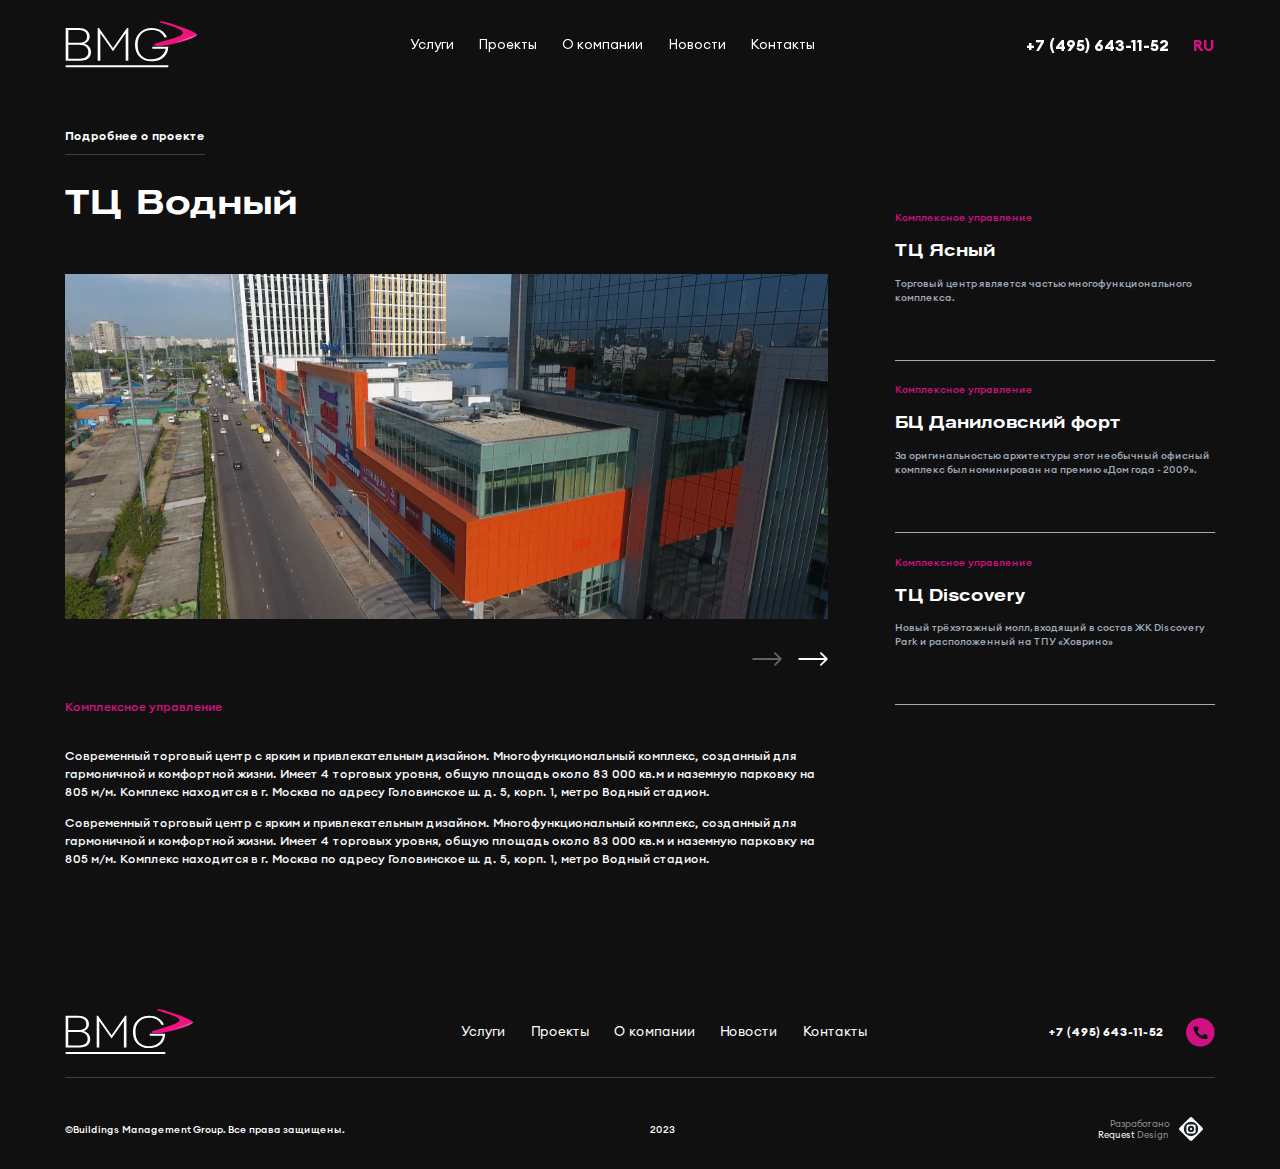
<file: project.html>
<!DOCTYPE html>
<html lang="en">
  <head>
    <meta charset="UTF-8" />
    <meta http-equiv="X-UA-Compatible" content="IE=edge" />
    <meta name="viewport" content="width=device-width, initial-scale=1.0" />
    <link rel="stylesheet" href="./css/_set.css" />
    <link rel="stylesheet" href="./css/style.css" />
    <link rel="stylesheet" href="./css/header.css" />
    <link rel="stylesheet" href="./css/footer.css" />
    <link rel="stylesheet" href="./css/page-project.css" />
    <link rel="stylesheet" href="https://cdn.jsdelivr.net/npm/swiper@9/swiper-bundle.min.css" />
    <script src="./js/header.js"></script>

    <title>Проект</title>
  </head>
  <body>
    <header class="header">
      <div class="header_container container">
        <div class="header__mob_menu">
          <div class="burger-menu">
            <div class="btn-burger not-active">
              <span></span>
              <span></span>
              <span></span>
            </div>
          </div>
          <a href="./index.html" class="header__logo">
            <svg
              width="200"
              height="73"
              viewBox="0 0 200 73"
              fill="none"
              xmlns="http://www.w3.org/2000/svg"
            >
              <g clip-path="url(#clip0_630_1408)">
                <path
                  d="M5 58V37H21C30.5725 37 35 41.1087 35 48C35 54.5994 30.0576 58 22 58H5ZM5 15H20C28.6507 15 33 18.3908 33 25C33 31.5134 28.4741 34 20 34H5V15ZM39 48C39 42.2838 35.5898 37.7076 30 36H29L30 35C34.0673 33.2685 37 29.7307 37 25C37 16.729 30.6196 12 20 12H1V61H23C33.2577 61 39 56.3843 39 48Z"
                  fill="white"
                />
                <path d="M53 20L72 47L91 20V61H95V12H93L72 42L51 12H49V61H53V20Z" fill="white" />
                <path
                  d="M130 62C140.529 62 149.14 57.5112 153 49C154.134 46.4463 154.758 43.2234 155 40H152H151H131V43H151C150.907 43.4937 151.121 43.5269 151 44C150.96 44.1728 151 44 151 44C148.545 53.182 140.586 59 130 59C116.553 59 109 50.786 109 37C109 23.5164 116.551 15.216 130 15C139.599 15 145.748 18.7192 149 26H153C149.729 17.1928 141.244 12 130 12C122.827 12 116.539 14.6931 112 19C107.264 23.4916 105 29.596 105 37C105 52.0359 114.859 62 130 62Z"
                  fill="white"
                />
                <path d="M1 71H155V68H1V71Z" fill="white" />
                <mask
                  id="mask0_630_1408"
                  style="mask-type: luminance"
                  maskUnits="userSpaceOnUse"
                  x="132"
                  y="2"
                  width="67"
                  height="38"
                >
                  <path
                    d="M141 3C140.991 3.02045 141.009 2.98278 141 3C140.991 3.01938 141.011 2.97847 141 3C140.961 3.08504 140.942 3.12488 141 3C140.839 3.37141 150.135 5.82959 159 9C167.87 12.1736 176.939 15.4011 177 19C176.934 22.8529 165.021 26.7704 154 30C142.979 33.2275 132.557 36.0128 133 37C133.804 38.7946 138.727 39.5372 145 39C151.274 38.4628 159.054 36.8904 167 35C182.892 31.2192 198.191 25.3114 198 22C197.823 18.9566 183.856 13.698 170 9C159.185 5.33223 148.784 2 144 2C142.658 2 141.232 2.50479 141 3ZM141 3C140.994 3.014 141.008 2.986 141 3C141.078 2.83206 141 2 141 2C141 2 141.043 2.90742 141 3Z"
                    fill="white"
                  />
                </mask>
                <g mask="url(#mask0_630_1408)">
                  <path
                    d="M141 3C140.828 3.36925 150.13 5.82744 159 9C167.869 12.1726 176.937 15.4011 177 19C176.932 22.8519 165.022 26.7715 154 30C142.979 33.2296 132.557 36.0128 133 37C133.805 38.7946 138.727 39.5383 145 39C151.274 38.4628 159.054 36.8904 167 35C182.892 31.2192 198.192 25.3114 198 22C197.824 18.9588 183.856 13.6991 170 9C156.144 4.30091 142.047 0.731735 141 3C141.377 2.18506 140.821 3.38755 141 3Z"
                    fill="#BD1176"
                  />
                  <path
                    d="M141 3.00001C140.822 3.38169 141.37 2.19783 141 3.00001C142.048 0.762768 156.395 3.35302 170 8.00001C183.589 12.6438 196.773 18.9843 197 22C197.241 25.2809 182.383 30.8802 167 35C164.159 35.7612 160.992 36.407 158 37C157.883 37.0237 158.125 36.972 158 37C154.353 37.8119 150.304 38.6043 147 39C146.266 39.0852 145.695 38.9353 145 39C143.178 39.1671 141.49 38.9979 140 39C137.576 39.0011 135.2 38.5251 134 38C133.364 37.7251 133.202 37.4378 133 37C132.594 36.0156 143.159 33.2022 154 30C164.843 26.7989 175.937 23.8179 176 20C176.06 16.4334 167.556 12.3262 159 9.00001C157.625 8.46523 156.414 7.50891 155 7.00001C149.497 5.02045 143.967 3.74827 142 3.00001C141.521 2.81779 140.982 3.06686 141 3.00001Z"
                    fill="#D01181"
                  />
                  <path
                    d="M141 3C140.819 3.37576 141.368 2.20962 141 3C142.065 0.790821 156.436 3.40672 170 8C183.534 12.5879 196.724 19.0112 197 22C197.3 25.249 182.084 29.4791 167 34C164.411 34.7763 161.97 36.4018 159 37C158.884 37.0227 158.132 36.9665 158 37C154.351 37.907 150.472 37.5703 147 38C146.244 38.0939 145.72 38.9287 145 39C143.123 39.1792 141.542 38.987 140 39C137.503 39.0162 135.248 38.5204 134 38C133.329 37.7279 133.211 37.4362 133 37C132.626 36.0185 143.17 34.1756 154 31C164.831 27.8266 175.873 23.7813 176 20C176.119 16.4692 167.362 12.4962 159 9C157.716 8.46336 156.407 7.53556 155 7C149.551 4.92363 144.189 3.8163 142 3C141.512 2.81752 140.994 3.07018 141 3Z"
                    fill="#BF1176"
                  />
                  <path
                    d="M141 3.00001C140.821 3.36873 141.36 2.22148 141 3.00001C142.065 0.820118 155.688 3.45857 169 8.00001C182.267 12.5306 195.676 19.0373 196 22C196.351 25.2169 181.512 29.0152 167 34C164.697 34.7915 161.901 35.4096 159 36C158.886 36.0227 159.138 35.9622 159 36C155.406 36.9948 151.588 37.5318 148 38C147.233 38.1006 145.732 38.9222 145 39C143.097 39.1936 141.571 38.9773 140 39C137.468 39.0325 135.279 38.5125 134 38C133.305 37.7308 133.216 37.4347 133 37C132.662 36.0214 143.35 34.1466 154 31C164.65 27.8534 175.809 23.7445 176 20C176.177 16.5031 167.021 12.6862 159 9.00001C157.826 8.46045 156.378 8.56229 155 8.00001C149.69 5.83093 144.377 3.88667 142 3.00001C141.51 2.81727 141.004 3.07354 141 3.00001Z"
                    fill="#C01176"
                  />
                  <path
                    d="M142 3C141.819 3.3595 142.359 2.23227 142 3C143.084 0.850555 155.729 3.5127 169 8C182.211 12.4743 195.623 18.0633 196 21C196.408 24.1857 181.11 27.4569 167 33C164.935 33.811 162.882 35.4153 160 36C159.888 36.0238 160.145 35.9567 160 36C156.401 37.0601 151.759 37.4911 148 38C147.209 38.1061 146.755 38.9188 146 39C144.04 39.209 141.625 38.9664 140 39C137.394 39.0476 135.329 38.5068 134 38C133.268 37.7325 133.223 37.4353 133 37C132.695 36.0244 143.362 34.1186 154 31C164.641 27.8803 175.744 23.7077 176 20C176.238 16.5371 166.784 13.9004 159 10C157.913 9.45533 157.371 8.59015 156 8C150.747 5.73794 144.602 3.95182 142 3C142.016 3.07471 141.5 2.817 142 3Z"
                    fill="#C01177"
                  />
                  <path
                    d="M141 3C140.819 3.35348 141.352 2.24427 141 3C142.084 0.879166 155.98 3.56424 169 8C181.946 12.4162 194.576 18.092 195 21C195.46 24.1531 181.295 29.3915 167 33C165.372 34.158 162.814 35.4102 160 36C159.891 36.0239 160.152 35.9512 160 36C156.459 37.145 151.871 37.4481 148 38C147.198 38.1139 146.769 38.9133 146 39C144.016 39.2255 142.654 38.9555 141 39C138.362 39.0629 135.357 38.5009 134 38C133.245 37.7365 133.229 37.4337 133 37C132.731 36.0263 143.542 34.0913 154 31C164.461 27.9087 174.682 23.6714 175 20C175.295 16.5726 166.404 14.1289 159 10C158.012 9.44919 157.342 8.61695 156 8C150.887 5.64388 144.787 4.02031 142 3C141.499 2.81676 141.028 3.07807 141 3Z"
                    fill="#C11177"
                  />
                  <path
                    d="M142 3C141.818 3.34526 142.35 2.25629 142 3C143.104 0.908913 156.022 3.61914 169 8C181.887 12.3591 194.523 18.1153 195 21C195.517 24.1203 182.114 29.4247 168 33C166.661 34.2388 163.789 35.4029 161 36C160.891 36.0228 161.16 35.9457 161 36C157.455 37.2106 153.045 37.4061 149 38C148.174 38.1205 147.793 38.9055 147 39C144.959 39.2356 142.708 38.9446 141 39C138.284 39.0782 136.409 38.4962 135 38C134.209 37.7394 133.239 37.431 133 37C132.766 36.0294 143.553 34.0617 154 31C164.449 27.9361 174.616 23.6339 175 20C175.358 16.6071 167.784 13.0096 160 10C159.21 9.28452 158.333 8.646 157 8C151.945 5.55172 145.016 4.09223 142 3C142.039 3.08034 141.49 2.81543 142 3Z"
                    fill="#C21177"
                  />
                  <path
                    d="M142 3.00001C141.818 3.33916 142.342 2.26952 142 3.00001C143.104 0.936806 155.273 3.6725 168 8.00001C180.621 12.3025 193.476 18.1444 194 21C194.567 24.0883 181.703 28.4617 168 32C166.972 33.3219 164.724 34.4097 162 35C161.894 35.0228 161.165 35.9402 161 36C157.505 37.2632 153.156 37.3652 149 38C148.164 38.1272 147.806 37.9011 147 38C144.935 38.2489 142.735 38.937 141 39C138.253 39.0989 136.437 38.4892 135 38C134.184 37.7424 133.241 37.4283 133 37C132.801 36.0315 142.734 34.0339 153 31C163.27 27.9661 173.555 24.5959 174 21C174.415 17.6421 167.541 13.9807 160 11C159.332 10.2543 158.306 8.67506 157 8.00001C152.086 5.46177 145.198 4.15988 142 3.00001C142.05 3.08371 141.489 2.81413 142 3.00001Z"
                    fill="#C31177"
                  />
                  <path
                    d="M142 3C141.816 3.33305 142.34 2.28056 142 3C143.123 0.96685 155.316 3.72799 168 7.99999C180.562 12.2426 193.42 17.1723 194 20C194.626 23.0552 181.517 28.4953 168 32C167.267 33.403 165.7 34.4046 163 35C162.895 35.0239 162.173 34.9336 162 35C158.5 36.3202 154.334 37.3208 150 38C149.14 38.135 147.831 37.8944 147 38C144.876 38.2645 142.792 38.9271 141 39C138.176 39.1154 136.489 38.4832 135 38C134.148 37.7431 133.251 37.4288 133 37C132.834 36.0357 142.746 34.0051 153 31C163.257 27.9949 173.486 24.5591 174 21C174.479 17.676 167.421 13.9528 160 11C159.444 10.224 158.301 9.70528 157 8.99999C152.149 6.37258 146.432 4.2299 143 3C142.48 2.81279 142.063 3.08489 142 3Z"
                    fill="#C31177"
                  />
                  <path
                    d="M142 3.00001C141.817 3.32583 142.334 2.29498 142 3.00001C143.123 0.994961 155.567 3.78178 168 8.00001C180.297 12.1845 192.374 17.1984 193 20C193.674 23.0218 181.108 28.5337 168 32C167.574 33.4875 165.633 34.3985 163 35C162.898 35.0229 163.178 34.9292 163 35C159.552 36.3774 154.441 37.283 150 38C149.129 38.1406 147.842 37.8889 147 38C144.853 38.2768 142.819 38.9172 141 39C138.144 39.1308 136.517 38.4773 135 38C134.124 37.7472 133.256 37.425 133 37C132.871 36.0367 142.926 33.9771 153 31C163.077 28.024 173.428 24.5208 174 21C174.536 17.7124 167.178 13.9248 160 11C159.566 10.1936 159.273 9.73338 158 9.00001C153.291 6.28666 146.612 4.29458 143 3.00001C142.477 2.81258 142.074 3.08828 142 3.00001Z"
                    fill="#C41177"
                  />
                  <path
                    d="M142 3C141.819 3.31856 142.326 2.30615 142 3C143.121 1.021 154.817 3.83582 167 8C179.032 12.1249 191.33 17.2268 192 20C192.722 22.987 180.704 27.5657 168 31C167.877 32.5688 165.569 34.4065 163 35C162.901 35.0229 163.184 34.9225 163 35C159.601 36.4259 154.546 37.2363 150 38C149.12 38.1484 148.853 37.8833 148 38C145.831 38.2956 142.844 38.9062 141 39C138.115 39.1473 136.544 38.4702 135 38C134.102 37.7491 133.26 37.4244 133 37C132.907 36.04 143.108 33.9478 153 31C162.898 28.0522 172.368 24.4791 173 21C173.59 17.7446 166.938 13.8954 160 11C159.686 10.16 159.246 9.76258 158 9C153.431 6.2006 146.788 4.3637 143 3C142.478 2.81236 142.085 3.09164 142 3Z"
                    fill="#C51177"
                  />
                  <path
                    d="M142 4C141.817 4.30395 142.324 3.33683 142 4C143.142 2.10403 154.863 5.00401 167 9C178.973 12.9588 191.273 17.3261 192 20C192.782 22.8737 180.512 27.6948 168 31C168.179 32.608 166.545 34.4155 164 35C163.902 35.0234 164.192 34.9192 164 35C160.595 36.4358 155.729 37.2157 151 38C150.094 38.1498 148.88 37.8799 148 38C145.771 38.2965 143.901 38.898 142 39C139.036 39.1583 136.597 39.4538 135 39C134.063 38.7598 133.27 38.4113 133 38C132.941 37.069 143.12 33.8397 153 31C162.885 28.1603 172.298 25.3488 173 22C173.656 18.867 166.815 15.7908 160 13C159.801 12.1551 159.24 10.7716 158 10C153.495 7.19537 147.025 5.39647 143 4C142.468 3.81614 142.097 4.09139 142 4Z"
                    fill="#C61177"
                  />
                  <path
                    d="M142 4C141.819 4.29684 142.317 3.34995 142 4C143.143 2.13177 155.113 5.05714 167 9.00001C178.708 12.9014 190.227 17.3541 191 20C191.827 22.8396 180.108 27.7317 168 31C168.477 32.6895 167.477 34.4117 165 35C164.904 35.0234 164.197 34.9128 164 35C160.644 36.4778 155.83 37.1755 151 38C150.084 38.1553 148.89 37.8755 148 38C145.748 38.3096 143.927 38.8872 142 39C139.007 39.1745 136.623 39.4468 135 39C134.043 38.7649 133.273 38.4107 133 38C132.977 37.0712 142.301 34.8087 152 32C161.705 29.1881 172.24 25.3098 173 22C173.71 18.903 166.576 15.763 160 13C159.919 12.1244 159.214 10.8022 158 10C153.637 7.1168 147.197 5.46182 143 4C142.466 3.81382 142.108 4.09363 142 4Z"
                    fill="#C61177"
                  />
                  <path
                    d="M142 3C141.817 3.28865 142.315 2.36092 142 3C143.165 1.15839 155.157 3.11121 167 7.00001C178.647 10.8409 190.17 16.3798 191 19C191.889 21.8056 179.915 25.7652 168 29C168.785 30.7692 167.454 32.4035 165 33C164.905 33.0224 165.207 33.9063 165 34C161.636 35.521 156.016 36.1309 151 37C150.06 37.163 149.918 36.869 149 37C146.69 37.3302 143.985 37.8764 142 38C138.926 38.1885 136.678 38.441 135 38C134.002 37.7657 133.282 37.409 133 37C133.011 36.0755 142.314 33.7821 152 31C161.693 28.2158 172.17 24.2721 173 21C173.778 17.9356 167.451 14.7331 161 12C161.037 11.0925 160.208 9.83187 159 9.00001C154.702 6.04001 147.442 4.52847 143 3C142.456 2.81254 142.121 3.09587 142 3Z"
                    fill="#C71177"
                  />
                  <path
                    d="M142 3C141.819 3.28362 142.308 2.37412 142 3C143.166 1.18634 154.407 3.16582 166 7C177.382 10.7841 189.126 16.4059 190 19C190.934 21.7722 179.513 25.8002 168 29C169.08 30.8499 168.391 32.4093 166 33C165.908 33.0224 165.212 32.8998 165 33C161.689 34.5684 157.115 36.0884 152 37C151.05 37.1695 149.927 36.8625 149 37C146.668 37.3359 144.011 37.8667 142 38C138.899 38.2047 136.704 38.434 135 38C133.981 37.7686 133.288 37.4062 133 37C133.045 36.0777 142.494 33.7519 152 31C161.513 28.2449 171.114 24.2339 172 21C172.831 17.9719 166.212 14.7072 160 12C160.152 11.0649 160.182 10.8626 159 10C154.842 6.9623 147.611 4.59509 143 3C142.456 2.81128 142.131 3.09916 142 3Z"
                    fill="#C81177"
                  />
                  <path
                    d="M142 3.00001C141.818 3.27539 142.305 2.38733 142 3.00001C143.188 1.21214 154.452 3.2204 166 7.00001C177.318 10.7262 189.066 15.4329 190 18C190.996 20.74 180.314 25.8363 169 29C170.392 30.932 169.366 32.4055 167 33C166.909 33.0235 166.221 32.8943 166 33C162.674 34.6011 157.305 36.0436 152 37C151.024 37.1761 149.953 36.857 149 37C146.605 37.3501 145.07 37.8559 143 38C139.816 38.2199 136.759 38.428 135 38C133.942 37.7705 133.296 37.4056 133 37C133.081 36.0799 142.507 33.724 152 31C161.499 28.2739 171.042 25.1958 172 22C172.899 19.0071 167.085 15.6791 161 13C161.271 12.034 161.176 10.8945 160 10C155.91 6.88858 147.864 4.65445 143 3.00001C142.446 2.81215 142.144 3.10141 142 3.00001Z"
                    fill="#C81177"
                  />
                  <path
                    d="M142 3C141.818 3.26925 142.298 2.39847 142 3C143.187 1.23708 154.704 3.27436 166 7C177.056 10.6669 188.024 15.4614 189 18C190.041 20.7053 178.917 24.8716 168 28C169.684 30.0129 169.3 32.3963 167 33C166.912 33.0224 167.226 32.8878 167 33C163.724 34.6422 157.401 36.0032 152 37C151.016 37.1816 149.964 36.8536 149 37C146.586 37.3697 145.093 37.8451 143 38C139.791 38.2361 136.783 38.422 135 38C133.92 37.7746 133.3 37.4039 133 37C133.115 36.0844 142.689 33.6946 152 31C161.319 28.3033 169.986 25.1551 171 22C171.951 19.0415 166.849 15.6487 161 13C161.386 12.0032 161.151 10.9274 160 10C156.048 6.81819 148.028 4.7234 143 3C142.446 2.80982 142.154 3.10364 142 3Z"
                    fill="#C91178"
                  />
                  <path
                    d="M142 3C141.817 3.26096 142.296 2.41068 142 3C143.212 1.26414 154.751 3.32935 166 7C176.991 10.6086 187.961 15.4855 189 18C190.103 20.6706 179.713 24.9101 169 28C171.004 30.0952 170.278 31.4043 168 32C167.914 32.0225 168.234 32.8813 168 33C164.709 34.6727 158.594 35.9583 153 37C151.989 37.1872 150.99 36.846 150 37C147.522 37.3775 145.154 37.8353 143 38C139.707 38.2524 136.84 38.4171 135 38C133.88 37.7775 133.31 37.4021 133 37C133.152 36.0866 142.703 33.6653 152 31C161.305 28.3326 169.913 25.1156 171 22C172.022 19.0759 166.717 15.6214 161 13C161.508 11.9732 161.145 10.9604 160 10C156.116 6.74647 148.282 4.78933 143 3C142.436 2.80855 142.168 3.10695 142 3Z"
                    fill="#CA1178"
                  />
                  <path
                    d="M142 3C141.82 3.25373 142.288 2.42403 142 3C143.213 1.28813 154 3.38354 165 7C175.728 10.549 186.918 15.5141 188 18C189.146 20.6358 179.316 24.9435 169 28C171.289 30.1754 170.213 31.3994 168 32C167.916 32.0236 168.239 32.8747 168 33C164.755 34.7055 158.688 34.9166 153 36C151.98 36.1938 151 36.8416 150 37C147.504 37.3961 145.176 37.8244 143 38C139.683 38.2677 136.863 38.41 135 38C133.86 37.7805 133.313 37.4004 133 37C133.186 36.0911 141.884 33.6358 151 31C160.126 28.361 169.858 25.078 171 22C172.072 19.1094 166.483 15.593 161 13C161.621 11.9444 162.12 10.9924 161 10C157.253 6.67903 148.442 4.85962 143 3C142.436 2.8073 142.177 3.11028 142 3Z"
                    fill="#CB1178"
                  />
                  <path
                    d="M142 3C141.818 3.24648 142.287 2.43525 142 3C143.239 1.31539 154.05 3.44003 165 7C175.663 10.4903 186.857 14.5417 188 17C189.21 19.6019 179.108 23.9812 169 27C171.618 29.2579 171.189 31.3935 169 32C168.918 32.0236 169.248 31.8671 169 32C165.744 33.7425 159.885 34.8716 154 36C152.954 36.2004 152.028 36.8328 151 37C148.44 37.4051 145.238 37.8157 143 38C139.596 38.2829 136.921 38.404 135 38C133.818 37.7825 133.324 37.3997 133 37C133.222 36.0934 141.897 33.6073 151 31C160.11 28.3906 169.784 25.0359 171 22C172.145 19.1441 166.348 16.5634 161 14C161.746 12.9112 162.113 11.0256 161 10C157.321 6.61042 148.706 4.92252 143 3C142.426 2.80711 142.191 3.11145 142 3Z"
                    fill="#CC1178"
                  />
                  <path
                    d="M142 2.00001C142.279 1.44761 141.821 3.23921 142 3.00001C143.241 1.33958 154.298 3.49573 165 7.00001C175.4 10.4314 185.814 14.5673 187 17C188.252 19.5668 178.716 24.016 169 27C171.898 29.3373 172.132 31.4111 170 32C169.921 32.0215 169.251 31.8616 169 32C165.791 33.7795 159.975 34.8276 154 36C152.946 36.206 152.036 36.8262 151 37C148.421 37.4183 145.26 37.8048 143 38C139.574 38.2982 136.944 38.398 135 38C133.799 37.7866 133.328 37.398 133 37C133.256 36.0969 142.079 33.5775 151 31C159.93 28.4203 168.725 24.9948 170 22C171.19 19.179 166.115 16.5357 161 14C161.856 12.8823 162.087 12.0598 161 11C157.456 7.54722 148.862 4.98652 143 3.00001C142.425 2.80587 142.201 2.11371 142 2.00001Z"
                    fill="#CC1278"
                  />
                  <path
                    d="M142 2C141.823 2.23191 142.273 1.46103 142 2C143.244 0.364834 153.547 3.55036 164 7C174.14 10.3723 184.773 14.595 186 17C187.293 19.5317 178.325 24.0539 169 27C172.171 29.4222 172.068 31.4041 170 32C169.922 32.0215 169.257 31.8551 169 32C165.833 33.8016 160.062 34.7846 154 36C152.938 36.2126 152.046 36.8218 151 37C148.405 37.4327 146.279 37.7928 144 38C140.551 38.3135 136.965 38.3919 135 38C133.78 37.7896 133.331 37.3962 133 37C133.289 36.0992 142.259 33.5478 151 31C159.751 28.449 168.676 25.9558 170 23C171.243 20.2117 165.886 16.507 161 14C161.966 12.8523 162.061 12.0941 161 11C157.589 7.48487 149.016 5.05175 143 3C142.425 2.8046 142.211 2.11703 142 2Z"
                    fill="#CD1278"
                  />
                  <path
                    d="M142 2.00001C141.822 2.22567 142.27 1.47238 142 2.00001C143.269 0.390251 153.598 3.60641 164 7.00001C174.071 10.3119 184.708 14.6219 186 17C187.357 19.4974 178.112 23.09 169 26C172.506 28.5038 173.042 30.3993 171 31C170.924 31.0226 170.266 31.8463 170 32C166.821 33.8376 161.263 34.7406 155 36C153.911 36.2192 152.075 36.8173 151 37C148.339 37.4513 146.343 37.7829 144 38C140.464 38.3288 137.026 38.3869 135 38C133.738 37.7926 133.34 37.3944 133 37C133.326 36.1027 142.275 33.5189 151 31C159.736 28.479 168.602 25.9154 170 23C171.318 20.2479 166.749 17.4759 162 15C163.094 13.8212 163.055 12.1294 162 11C158.656 7.42158 149.282 5.11698 143 3.00001C142.414 2.80228 142.224 2.11929 142 2.00001Z"
                    fill="#CE1178"
                  />
                  <path
                    d="M142 2C141.824 2.21834 142.263 1.48481 142 2C143.271 0.414635 153.844 3.66148 164 7C173.81 10.2514 183.668 14.6499 185 17C186.396 19.4619 177.725 23.1261 169 26C172.776 28.5856 172.978 30.3923 171 31C170.926 31.0237 171.271 30.8376 171 31C167.867 32.8682 161.347 34.6986 155 36C153.904 36.2248 153.082 36.8118 152 37C149.324 37.4646 146.363 37.7709 144 38C140.443 38.3442 137.046 38.3807 135 38C133.72 37.7967 133.344 37.3915 133 37C133.358 36.1051 141.456 33.4867 150 31C158.555 28.5079 167.555 25.8739 169 23C170.368 20.2832 165.52 17.448 161 15C162.201 13.79 163.028 12.1648 162 11C158.787 7.3614 149.431 5.18337 143 3C142.416 2.80102 142.234 2.12154 142 2Z"
                    fill="#CE1278"
                  />
                  <path
                    d="M142 2C141.824 2.211 142.261 1.49834 142 2C143.301 0.439041 153.898 3.71767 164 7.00001C173.74 10.1919 183.601 13.679 185 16C186.461 18.4276 178.506 22.1634 170 25C174.118 27.6666 173.955 30.3832 172 31C171.928 31.0226 172.278 30.8321 172 31C168.847 32.8915 161.553 34.6533 155 36C153.875 36.2304 153.112 36.8041 152 37C149.257 37.4726 146.428 37.7599 144 38C140.355 38.3596 137.107 38.3736 135 38C133.677 37.7976 133.355 37.3908 133 37C133.398 36.1086 141.472 33.4577 150 31C158.54 28.538 167.48 25.8356 169 23C170.445 20.3195 166.379 17.42 162 15C163.331 13.7609 164.022 12.2025 163 11C159.855 7.30536 149.706 5.24456 143 3C142.405 2.79977 142.248 2.12381 142 2Z"
                    fill="#CF1278"
                  />
                  <path
                    d="M143 2C142.827 2.20471 143.253 1.51086 143 2C144.304 0.463623 154.144 3.77425 164 7.00001C173.48 10.132 183.563 13.7051 185 16C186.499 18.3929 178.122 22.2009 170 25C174.382 27.7506 174.896 30.3923 173 31C172.931 31.0216 173.283 30.8255 173 31C169.891 32.921 163.633 34.608 157 36C155.869 36.2381 154.12 36.7985 153 37C150.243 37.4859 147.445 37.75 145 38C141.335 38.376 138.125 38.3674 136 38C134.66 37.8007 134.358 37.3879 134 37C134.429 36.1122 142.652 33.4285 151 31C159.359 28.5694 167.432 25.7959 169 23C170.495 20.3561 167.153 17.3897 163 15C164.436 13.7297 164.995 13.2379 164 12C160.982 8.2474 150.848 5.31319 144 3C143.404 2.79853 143.256 2.12606 143 2Z"
                    fill="#D01278"
                  />
                  <path
                    d="M143 2.00001C142.864 2.22493 143.251 1.52206 143 2.00001C144.58 0.744579 154.199 3.82413 164 7.00001C173.407 10.0818 183.494 13.727 185 16C186.565 18.3649 178.899 22.2285 171 25C175.732 27.8407 175.871 29.3836 174 30C173.931 30.0227 174.291 30.8183 174 31C170.872 32.9518 163.842 34.5575 157 36C155.841 36.2455 155.15 35.7924 154 36C151.173 36.5028 148.511 37.7383 146 38C142.244 38.3914 139.188 38.3623 137 38C135.615 37.8032 134.368 37.3871 134 37C134.468 36.1122 142.669 34.4038 151 32C159.341 29.5919 167.349 26.7574 169 24C170.568 21.3799 167.008 18.367 163 16C164.569 14.6959 165.988 13.2792 165 12C162.049 8.17965 152.126 5.38651 145 3.00001C144.395 2.79672 143.271 2.12977 143 2.00001Z"
                    fill="#D11278"
                  />
                  <path
                    d="M143 2C142.866 2.21865 143.245 1.53349 143 2C144.586 0.782303 154.446 2.87836 164 6C173.149 9.0199 182.456 13.754 184 16C185.602 18.3282 178.519 21.2669 171 24C175.99 26.9236 176.814 29.3874 175 30C174.935 30.0217 174.295 30.8095 174 31C170.918 32.9851 163.918 34.5128 157 36C155.834 36.2511 155.156 35.7857 154 36C151.161 36.5152 148.529 37.7272 146 38C142.227 38.407 139.205 38.355 137 38C135.598 37.8063 134.372 37.3853 134 37C134.499 36.1157 142.852 34.3748 151 32C159.162 29.622 167.302 26.719 169 24C170.614 21.4152 166.784 18.338 163 16C164.671 14.6654 165.96 13.3162 165 12C162.172 8.12393 152.265 5.45272 145 3C144.395 2.79651 143.28 2.13206 143 2Z"
                    fill="#D21279"
                  />
                  <path
                    d="M143 2.00001C142.867 2.21344 143.242 1.54715 143 2.00001C144.623 0.82127 154.502 2.93399 164 6.00001C173.073 8.95985 182.386 12.7834 184 15C185.67 17.2936 178.288 21.3034 171 24C176.346 27.0064 177.789 29.3803 176 30C175.936 30.0217 175.303 29.8039 175 30C171.895 32.0054 165.132 34.4648 158 36C156.806 36.2579 155.187 35.7801 154 36C151.09 36.5363 148.595 37.7162 146 38C142.134 38.4236 139.269 38.3499 137 38C135.554 37.8115 134.382 37.3835 134 37C134.539 36.1181 142.869 34.3445 151 32C159.144 29.6512 167.222 26.676 169 24C170.694 21.4508 166.637 18.3076 163 16C164.808 14.6349 165.951 13.3543 165 12C162.239 8.07052 152.55 5.51891 145 3.00001C144.384 2.79525 143.294 2.13543 143 2.00001Z"
                    fill="#D21279"
                  />
                  <path
                    d="M143 2.00001C142.869 2.20713 143.236 1.55974 143 2.00001C144.627 0.860306 153.749 2.99189 163 6.00001C171.815 8.89969 181.348 12.8106 183 15C184.705 17.2588 177.912 21.3411 171 24C176.599 27.0905 177.727 29.3765 176 30C175.938 30.0228 175.307 29.794 175 30C171.943 32.0398 165.203 34.42 158 36C156.799 36.2646 156.193 35.7734 155 36C152.078 36.5444 148.611 37.704 146 38C142.119 38.4392 139.286 38.3416 137 38C135.538 37.8113 134.385 37.3839 134 37C134.57 36.1206 142.05 34.313 150 32C157.963 29.6805 166.178 26.6362 168 24C169.739 21.4864 166.416 19.2783 163 17C164.908 15.6033 165.923 13.3913 165 12C162.36 8.01593 152.684 5.57762 145 3.00001C144.384 2.79397 143.303 2.13773 143 2.00001Z"
                    fill="#D31279"
                  />
                  <path
                    d="M143 2.00001C143.233 1.57235 143.871 2.20082 144 2.00001C145.667 0.897202 153.807 3.0476 163 6.00001C171.737 8.83845 181.277 12.8389 183 15C184.773 17.223 177.675 20.3776 171 23C176.964 26.1728 178.708 29.3813 177 30C176.939 30.0228 177.316 29.7884 177 30C173.922 32.0634 166.422 34.374 159 36C157.769 36.2692 156.225 35.7688 155 36C152.009 36.5644 148.68 37.6939 146 38C142.023 38.4537 139.35 38.3354 137 38C135.492 37.8166 134.395 37.3821 134 37C134.61 36.1251 142.069 34.2849 150 32C157.945 29.7119 166.097 26.5931 168 24C169.821 21.5209 167.262 19.2491 164 17C166.047 15.5727 166.912 13.4295 166 12C163.425 7.96216 152.976 5.64307 145 3.00001C144.372 2.79269 143.319 2.14003 143 2.00001Z"
                    fill="#D41279"
                  />
                  <path
                    d="M143 2C142.874 2.19448 143.225 1.58607 143 2C144.67 0.935299 154.053 3.10358 163 6C171.479 8.77801 180.241 12.8673 182 15C183.807 17.1892 177.303 20.4154 171 23C177.208 26.2571 178.649 28.371 177 29C176.942 29.0217 177.321 29.7805 177 30C173.965 32.0892 166.489 33.3291 159 35C157.765 35.276 156.23 35.7621 155 36C151.997 36.5715 149.694 37.6828 147 38C143.01 38.4683 139.366 38.3292 137 38C135.477 37.8175 134.399 37.3803 134 37C134.639 36.1276 142.252 34.2554 150 32C157.764 29.7424 166.053 26.5531 168 24C169.864 21.5555 167.044 19.2196 164 17C166.145 15.5409 166.884 14.4699 166 13C163.542 8.91176 153.104 5.70848 145 3C144.375 2.79141 143.327 2.14341 143 2Z"
                    fill="#D51279"
                  />
                  <path
                    d="M144 2C143.873 2.18921 144.223 1.59875 144 2C145.709 0.974579 154.113 3.16296 163 6C171.398 8.71744 180.167 11.897 182 14C183.877 16.1552 178.061 19.4533 172 22C178.581 25.3405 179.485 28.0844 178 29C177.94 29.012 178.329 29.7727 178 30C174.945 32.1161 167.711 33.2819 160 35C158.734 35.2827 157.262 35.7553 156 36C152.925 36.585 149.765 37.6716 147 38C142.914 38.4839 139.432 38.323 137 38C135.432 37.8217 134.41 37.3784 134 37C134.682 36.1323 142.271 34.2238 150 32C157.744 29.7719 165.97 27.5108 168 25C169.948 22.5903 166.888 19.19 164 17C166.287 15.5103 167.874 14.5093 167 13C164.607 8.86133 153.397 5.77942 145 3C144.363 2.78905 144.341 2.1468 144 2Z"
                    fill="#D51279"
                  />
                  <path
                    d="M143 2C143.217 1.61253 143.877 2.18394 144 2C145.713 1.01392 153.367 3.20175 162 6C170.148 8.64043 179.133 11.9255 181 14C182.908 16.1202 176.691 19.4902 171 22C177.818 25.4252 179.421 28.0749 178 29C177.943 29.012 178.332 28.7638 178 29C174.987 31.143 167.773 33.2357 160 35C158.731 35.2884 157.266 35.7497 156 36C152.916 36.5997 149.777 37.655 147 38C142.902 38.492 139.444 38.3167 137 38C135.416 37.8237 134.412 37.3766 134 37C134.71 36.1347 142.454 34.1931 150 32C157.563 29.8015 164.93 27.4685 167 25C168.99 22.6262 166.672 20.1594 164 18C166.381 16.4795 167.842 14.5477 167 13C164.719 8.8097 153.522 5.83961 145 3C144.364 2.78777 143.351 2.14911 143 2Z"
                    fill="#D61279"
                  />
                  <path
                    d="M144 2.00001C143.876 2.17649 144.214 1.62307 144 2.00001C145.751 1.05222 153.423 3.2754 162 6.00001C170.058 8.59497 179.057 11.9541 181 14C182.979 16.0851 177.442 19.5271 172 22C179.198 25.5079 180.386 28.0631 179 29C178.944 29.0109 179.341 28.756 179 29C175.967 31.1679 168 33.1872 160 35C158.699 35.2952 157.299 35.7429 156 36C152.843 36.6133 149.848 36.6438 147 37C142.804 37.5066 139.512 38.3105 137 38C135.369 37.8268 134.422 37.3748 134 37C134.753 36.1372 142.474 34.1625 150 32C157.54 29.8332 164.845 27.4283 167 25C169.075 22.6643 166.512 20.1298 164 18C166.526 16.4487 168.83 14.5884 168 13C165.783 8.75677 153.823 5.91199 145 3.00001C144.353 2.78539 144.366 2.15144 144 2.00001Z"
                    fill="#D71279"
                  />
                  <path
                    d="M144 2C143.881 2.17008 144.206 1.63586 144 2C145.755 1.09075 153.673 3.31693 162 6C169.808 8.51627 178.023 11.982 180 14C182.009 16.0497 177.078 18.5666 172 21C179.427 24.5923 181.321 27.0515 180 28C179.946 28.0098 179.343 28.7493 179 29C176.009 31.1947 168.058 33.1433 160 35C158.695 35.3009 157.304 35.7373 156 36C152.836 36.6269 149.859 36.638 147 37C142.796 37.531 139.526 38.3042 137 38C135.357 37.8299 134.425 37.3718 134 37C134.781 36.1409 141.658 34.1325 149 32C156.359 29.8631 163.806 27.3865 166 25C168.115 22.6985 166.299 20.1009 164 18C166.618 16.417 168.799 14.6288 168 13C165.893 8.70666 153.938 5.97526 145 3C144.355 2.78414 144.374 2.15373 144 2Z"
                    fill="#D81279"
                  />
                  <path
                    d="M144 2C143.88 2.16369 144.204 1.65081 144 2C145.791 1.12921 153.755 3.37343 162 6C169.71 8.45526 176.951 11.0118 179 13C181.077 15.0155 176.815 18.6026 172 21C179.803 24.6763 182.284 27.0397 181 28C180.948 28.0098 180.351 28.7403 180 29C176.992 31.2196 169.277 33.0991 161 35C159.666 35.3066 158.334 35.7316 157 36C153.766 36.6416 150.926 36.6224 148 37C143.702 37.5402 139.588 38.2979 137 38C135.31 37.8341 134.436 37.3699 134 37C134.824 36.1434 141.692 34.1006 149 32C156.324 29.8939 163.723 27.345 166 25C168.199 22.7346 167.132 21.0701 165 19C167.761 17.3861 168.784 15.6707 168 14C165.961 9.65802 154.234 6.03033 145 3C144.344 2.78503 144.389 2.15605 144 2Z"
                    fill="#D81279"
                  />
                  <path
                    d="M144 3.00001C143.884 3.1529 144.197 2.67192 144 3.00001C145.79 2.19095 153.01 4.50275 161 7.00001C168.443 9.32632 175.921 12.0963 178 14C180.102 15.925 176.447 18.7066 172 21C180.01 24.6567 182.219 27.0572 181 28C180.951 28.0106 180.352 28.7399 180 29C177.04 31.184 169.313 33.1026 161 35C159.666 35.3047 158.335 35.7335 157 36C153.766 36.6381 150.931 36.6273 148 37C143.704 37.5479 139.595 38.2846 137 38C135.302 37.8418 134.437 37.3599 134 37C134.848 36.1718 141.887 34.0131 149 32C156.131 29.9827 163.692 28.2382 166 26C168.235 23.8319 165.918 20.9834 164 19C166.846 17.3989 168.751 15.6617 168 14C166.07 9.72961 154.326 7.0154 145 4.00001C144.347 3.78872 144.396 3.15503 144 3.00001Z"
                    fill="#D91279"
                  />
                  <path
                    d="M144 3C143.884 3.14665 144.193 2.68438 144 3C145.827 2.22956 153.098 4.55902 161 7C168.338 9.2667 175.848 12.1244 178 14C180.171 15.8916 176.178 18.7439 172 21C180.387 24.7385 183.18 27.0446 182 28C181.951 28.0074 181.362 27.7311 181 28C178.026 30.2083 170.528 33.0564 162 35C160.637 35.3103 159.365 35.728 158 36C154.698 36.6514 150.997 36.61 148 37C143.611 37.5547 139.659 38.2784 137 38C135.258 37.8448 134.447 37.3571 134 37C134.891 36.1743 141.927 33.983 149 32C156.09 30.0117 163.609 28.1987 166 26C168.318 23.8672 166.747 21.9532 165 20C167.99 18.3688 169.735 16.7014 169 15C167.136 10.6802 154.615 7.08496 145 4C144.335 3.78746 144.411 3.15728 144 3Z"
                    fill="#DA1279"
                  />
                  <path
                    d="M144 3C143.887 3.14146 144.186 2.69902 144 3C145.824 2.26828 153.348 3.61446 161 6C168.076 8.20687 174.821 11.1547 177 13C179.194 14.8591 175.821 17.7814 172 20C180.587 23.8213 183.117 27.0364 182 28C181.955 28.0096 181.362 27.7245 181 28C178.071 30.2324 170.565 33.0133 162 35C160.637 35.3159 159.366 35.7214 158 36C154.697 36.6647 151.002 36.599 148 37C143.612 37.569 139.666 38.2723 137 38C135.247 37.849 134.449 37.3563 134 37C134.915 36.1779 142.117 34.9516 149 33C155.902 31.0409 162.578 28.1569 165 26C167.353 23.9037 165.539 21.925 164 20C167.07 18.3398 169.701 16.74 169 15C167.24 10.632 154.707 7.14279 145 4C144.339 3.78623 144.418 3.15953 144 3Z"
                    fill="#DB127A"
                  />
                  <path
                    d="M144 3.00001C143.888 3.13625 144.182 2.71049 144 3.00001C145.862 2.30602 153.439 3.67005 161 6.00001C167.965 8.14582 174.747 11.1831 177 13C179.262 14.8254 175.544 17.818 172 20C180.965 23.9031 184.076 27.024 183 28C182.957 28.0085 182.372 27.7148 182 28C179.058 30.2586 170.778 32.9638 162 35C160.608 35.3236 159.396 35.7148 158 36C154.629 36.677 151.068 36.5892 148 37C143.522 37.5844 139.728 38.2661 137 38C135.204 37.8499 134.46 37.3534 134 37C134.96 36.1804 142.161 34.9212 149 33C155.857 31.0713 162.496 28.1171 165 26C167.437 23.9404 166.364 21.8957 165 20C168.215 18.3087 169.682 16.7797 169 15C167.306 10.5838 154.995 7.21235 145 4.00001C144.329 3.78394 144.432 3.16286 144 3.00001Z"
                    fill="#DC127A"
                  />
                  <path
                    d="M144 3C143.89 3.12889 144.176 2.72197 144 3C145.858 2.3438 152.685 3.72675 160 6C166.714 8.08576 173.72 11.2136 176 13C178.285 14.7907 175.197 17.8535 172 20C181.16 23.984 184.015 26.0146 183 27C182.958 27.0085 182.373 27.7071 182 28C179.102 30.2828 170.814 32.9206 162 35C160.607 35.3292 159.397 35.7092 158 36C154.63 36.6924 151.072 36.5792 148 37C143.522 37.6008 139.734 38.2578 137 38C135.195 37.853 134.461 37.3537 134 37C134.983 36.1851 141.347 34.8919 148 33C154.674 31.1007 161.467 29.0772 164 27C166.472 24.975 166.163 22.8652 165 21C168.294 19.2775 169.648 16.8184 169 15C167.406 10.5334 155.085 7.26712 145 4C144.331 3.78375 144.44 3.16511 144 3Z"
                    fill="#DC137A"
                  />
                  <path
                    d="M144 3C143.892 3.12367 144.172 2.73561 144 3C145.894 2.38379 152.781 3.78357 160 6C166.598 8.02453 173.648 11.2441 176 13C178.355 14.758 174.914 16.8923 172 19C181.54 23.0683 184.973 26.0021 184 27C183.96 27.0075 183.381 27.6983 183 28C180.089 30.3081 172.029 32.8731 163 35C161.579 35.3348 160.427 35.7036 159 36C155.563 36.7058 152.138 36.5672 149 37C144.432 37.6162 139.796 38.2527 137 38C135.15 37.8561 134.471 37.3497 134 37C135.026 36.1876 141.395 34.8614 148 33C154.627 31.1322 161.384 29.0363 164 27C166.555 25.0096 165.984 22.8358 165 21C168.438 19.2484 170.628 16.8582 170 15C168.472 10.484 155.377 7.33371 145 4C144.322 3.78252 144.454 3.16631 144 3Z"
                    fill="#DD137A"
                  />
                  <path
                    d="M144 3C143.893 3.11736 144.169 2.7482 144 3C145.932 2.42173 152.88 3.84057 160 6C166.478 7.96418 172.573 10.2737 175 12C177.423 13.7252 175.628 16.9313 173 19C182.923 23.1513 185.93 25.9928 185 27C184.961 27.0075 184.39 26.6895 184 27C181.072 29.3323 173.242 32.8288 164 35C162.55 35.3403 160.456 34.6981 159 35C155.495 35.7202 152.205 36.5551 149 37C144.342 37.6316 139.858 38.2465 137 38C135.105 37.8592 134.481 37.3489 134 37C135.069 36.1913 141.445 34.8319 148 33C154.574 31.1628 161.304 28.9951 164 27C166.64 25.0465 165.802 22.8063 165 21C168.586 19.2172 171.607 17.898 171 16C169.539 11.4336 156.67 7.39384 146 4C145.31 3.78021 144.47 3.16964 144 3Z"
                    fill="#DE137A"
                  />
                  <path
                    d="M144 3.00001C143.895 3.10999 144.163 2.76083 144 3.00001C145.929 2.45973 152.119 3.89762 159 6.00001C165.231 7.90487 171.548 10.3034 174 12C176.446 13.6913 174.289 15.967 172 18C182.111 22.2325 185.871 25.9803 185 27C184.964 27.0075 184.39 26.6829 184 27C181.114 29.3565 173.274 31.7834 164 34C162.55 34.346 160.458 34.6914 159 35C155.496 35.7314 152.207 36.5441 149 37C144.343 37.6471 139.864 38.2392 137 38C135.098 37.8623 134.483 37.346 134 37C135.093 36.1949 141.624 34.8013 148 33C154.395 31.1934 160.273 28.955 163 27C165.673 25.0834 165.607 22.7767 165 21C168.662 19.1859 171.573 17.938 171 16C169.634 11.3841 156.752 7.45844 146 4.00001C145.314 3.77898 144.476 3.17298 144 3.00001Z"
                    fill="#DF137A"
                  />
                  <path
                    d="M144 3C143.896 3.10364 144.159 2.77347 144 3C145.965 2.4978 152.222 3.95487 159 6C165.107 7.84211 171.473 10.3331 174 12C176.513 13.6583 174.997 16.0051 173 18C183.496 22.3157 186.828 24.971 186 26C185.964 26.0064 185.398 26.672 185 27C182.102 29.3806 173.488 31.7358 164 34C162.522 34.3526 161.487 34.6859 160 35C156.429 35.7458 152.272 36.5341 149 37C144.254 37.6635 139.926 38.2319 137 38C135.052 37.8654 134.493 37.3451 134 37C135.135 36.1986 141.679 34.7705 148 33C154.342 31.2231 160.191 28.9148 163 27C165.758 25.1194 166.422 23.747 166 22C169.809 20.1579 171.55 17.9767 171 16C169.7 11.3317 157.044 7.52821 146 4C145.304 3.77775 144.491 3.17523 144 3Z"
                    fill="#DF137A"
                  />
                  <path
                    d="M144 3.00001C143.899 3.09838 144.153 2.78616 144 3.00001C145.962 2.53595 152.455 4.01225 159 6.00001C164.867 7.78141 170.448 10.3651 173 12C175.535 13.6253 173.667 16.0422 172 18C182.678 22.3979 186.77 24.9585 186 26C185.968 26.0064 185.398 26.6643 185 27C182.141 29.4037 173.518 31.6893 164 34C162.521 34.3593 161.489 34.6792 160 35C156.43 35.7603 152.275 36.5242 149 37C144.255 37.6779 139.933 38.2267 137 38C135.044 37.8674 134.494 37.3443 134 37C135.159 36.2013 141.855 34.7386 148 33C154.166 31.2518 160.164 28.8734 163 27C165.789 25.1577 165.232 23.7173 165 22C168.884 20.1267 171.517 18.0166 171 16C169.79 11.2824 157.125 7.59381 146 4.00001C145.308 3.77654 144.497 3.17751 144 3.00001Z"
                    fill="#E0137A"
                  />
                  <path
                    d="M144 3C143.9 3.09308 144.148 2.79992 144 3C145.999 2.57523 152.561 4.06876 159 6C164.741 7.72046 170.373 9.39509 173 11C175.603 12.591 174.372 15.0795 173 17C184.066 21.4787 187.727 24.9493 187 26C186.97 26.0064 186.406 26.6544 186 27C183.129 29.4288 174.733 31.6451 165 34C163.494 34.3648 161.518 34.6737 160 35C156.362 35.7746 153.342 36.5132 150 37C145.166 37.6933 140.995 38.2204 138 38C136 37.8727 134.504 37.3424 134 37C135.202 36.205 140.912 34.7098 147 33C153.111 31.2849 159.083 29.8317 162 28C164.875 26.1939 166.045 23.6873 166 22C170.032 20.0944 172.492 18.0564 172 16C170.856 11.2313 157.426 7.63457 146 4C145.298 3.77638 144.513 3.18082 144 3Z"
                    fill="#E1137A"
                  />
                  <path
                    d="M144 3.00001C143.901 3.08672 144.144 2.81267 144 3.00001C146.035 2.61356 152.672 4.12774 159 6.00001C164.61 7.66033 170.298 9.4264 173 11C175.673 12.5576 174.072 15.1181 173 17C184.455 21.5613 188.68 24.9381 188 26C187.971 26.0054 187.415 25.6467 187 26C184.116 28.4536 174.947 31.5989 165 34C163.465 34.3704 162.547 34.6671 161 35C157.296 35.7879 153.409 36.5012 150 37C145.077 37.7087 141.055 38.2141 138 38C135.954 37.8748 134.516 37.3404 134 37C135.248 36.2089 140.972 34.6775 147 33C153.052 31.314 158.999 29.7931 162 28C164.96 26.2305 165.856 24.656 166 23C170.181 21.0656 172.469 19.0949 172 17C170.923 12.1796 157.718 7.70173 146 4.00001C145.286 3.77414 144.529 3.18306 144 3.00001Z"
                    fill="#E2137A"
                  />
                  <path
                    d="M144 3C143.904 3.08033 144.138 2.82436 144 3C146.032 2.65193 151.898 4.18573 158 6C163.375 7.60008 169.275 9.45776 172 11C174.693 12.5251 173.751 14.1557 173 16C184.63 20.6428 188.624 24.9269 188 26C187.973 26.0043 187.415 25.6391 187 26C184.154 28.4762 174.979 31.5528 165 34C163.465 34.3759 162.547 34.6626 161 35C157.297 35.8033 153.41 36.4891 150 37C145.078 37.724 141.062 38.2078 138 38C135.948 37.8779 134.515 37.3374 134 37C135.268 36.2117 141.143 34.6451 147 33C152.881 31.3453 158.973 29.7511 162 28C164.991 26.2693 165.67 24.6269 166 23C170.252 21.0347 172.434 19.1313 172 17C171.009 12.1269 157.794 7.76457 146 4C145.29 3.77295 144.534 3.18529 144 3Z"
                    fill="#E2137B"
                  />
                  <path
                    d="M144 3.00001C143.905 3.07394 144.135 2.83821 144 3.00001C146.067 2.69248 152.012 4.24376 158 6.00001C163.242 7.53551 168.201 9.49022 171 11C173.763 12.4905 173.446 14.1945 173 16C185.022 20.7244 189.579 23.9167 189 25C188.975 25.0054 188.422 25.6303 188 26C185.141 28.501 176.191 31.5076 166 34C164.437 34.3815 162.577 34.6571 161 35C157.229 35.8165 153.476 36.4803 150 37C144.989 37.7394 141.123 38.2004 138 38C135.903 37.8789 134.527 37.3365 134 37C135.313 36.2156 141.205 34.6159 147 33C152.82 31.3766 158.89 29.7112 162 28C165.077 26.307 165.48 24.5945 166 23C170.403 21.0027 173.407 19.1699 173 17C172.076 12.0742 158.088 7.83396 146 4.00001C145.28 3.77177 144.55 3.1886 144 3.00001Z"
                    fill="#E3137B"
                  />
                  <path
                    d="M144 3C143.908 3.06754 144.128 2.85098 144 3C146.066 2.73091 151.231 4.30185 157 6C162.013 7.47623 167.177 8.52055 170 10C172.783 11.458 173.132 14.2322 173 16C185.193 20.8061 189.523 23.9076 189 25C188.978 25.0054 189.422 25.6216 189 26C186.18 28.5258 176.215 31.4421 166 34C164.436 34.3849 162.578 34.6516 161 35C157.231 35.8298 153.479 36.4683 150 37C144.992 37.7547 141.128 38.193 138 38C135.896 37.8831 134.525 37.3334 134 37C135.333 36.2195 141.37 34.5834 147 33C152.653 31.4069 157.864 29.6703 161 28C164.107 26.3447 165.298 24.5663 166 23C170.472 20.9759 173.374 19.2095 173 17C172.157 12.0224 158.163 7.89589 146 4C145.282 3.7695 144.555 3.19083 144 3Z"
                    fill="#E4137B"
                  />
                  <path
                    d="M144 3.00001C143.909 3.06115 144.124 2.8638 144 3.00001C146.101 2.76941 151.347 4.35898 157 6.00001C161.875 7.41473 167.103 8.55312 170 10C172.852 11.4244 172.824 13.271 173 15C185.584 19.8899 190.477 23.8974 190 25C189.978 25.0043 190.429 24.6128 190 25C187.165 27.5495 177.428 31.3969 167 34C165.408 34.3915 163.607 34.6439 162 35C158.165 35.842 154.544 36.4584 151 37C145.904 37.769 141.19 38.1888 138 38C135.85 37.8852 134.537 37.3325 134 37C135.379 36.2224 141.434 34.5509 147 33C152.588 31.4373 157.781 29.6303 161 28C164.193 26.3837 165.105 25.5349 166 24C170.622 21.9439 173.346 19.246 173 17C172.224 11.9697 158.457 7.95779 146 4.00001C145.272 3.76834 144.57 3.19415 144 3.00001Z"
                    fill="#E5137B"
                  />
                  <path
                    d="M144 3C143.911 3.05473 144.118 2.87659 144 3C146.098 2.80791 151.564 4.41823 157 6C161.653 7.35319 166.08 8.58563 169 9.99999C171.872 11.3918 172.52 13.3088 173 15C185.751 19.9706 190.423 23.8861 190 25C189.981 25.0043 190.431 24.604 190 25C187.202 27.5733 177.456 31.3516 167 34C165.409 34.397 163.607 34.6384 162 35C158.167 35.8553 154.546 36.4473 151 37C145.905 37.7855 141.195 38.1824 138 38C135.845 37.8905 134.539 37.3294 134 37C135.399 36.2274 140.598 34.5217 146 33C151.427 31.4708 156.756 30.5882 160 29C163.223 27.4204 164.928 25.5045 166 24C170.69 21.9139 173.313 19.2857 173 17C172.304 11.9145 158.533 8.01343 146 4C145.276 3.76928 144.577 3.1953 144 3Z"
                    fill="#E6137B"
                  />
                  <path
                    d="M144 3C143.912 3.04831 144.114 2.88834 144 3C146.134 2.84647 151.682 3.47757 157 5C161.514 6.2916 166.004 8.61714 169 10C171.941 11.3571 172.209 13.3487 173 15C186.145 20.0537 191.376 22.8727 191 24C190.983 24.0032 191.437 24.5952 191 25C188.19 27.5972 177.671 31.3084 167 34C165.381 34.4048 163.637 34.6339 162 35C158.099 35.8718 154.612 36.4363 151 37C145.817 37.8009 141.256 38.175 138 38C135.8 37.8937 134.548 37.3296 134 37C135.443 36.2302 140.664 34.4902 146 33C151.361 31.5012 156.674 30.5471 160 29C163.31 27.4593 164.733 25.473 166 24C170.84 21.8838 174.285 20.3234 174 18C173.371 12.8583 158.83 8.07557 146 4C145.267 3.76809 144.592 3.19755 144 3Z"
                    fill="#E6137B"
                  />
                  <path
                    d="M144 3C143.913 3.04297 144.11 2.90118 144 3C146.169 2.88615 151.803 3.53598 157 5C161.371 6.22987 165.93 8.64984 169 10C172.012 11.3244 172.891 12.3856 174 14C187.539 19.1343 192.328 22.8647 192 24C191.985 24.0032 192.445 24.5854 192 25C189.178 27.623 178.884 30.2653 168 33C166.352 33.4114 164.666 34.6273 163 35C159.033 35.884 154.677 36.4243 151 37C145.729 37.8153 141.318 38.1697 138 38C135.754 37.8958 134.558 37.3265 134 37C135.489 36.2331 140.731 35.4587 146 34C151.294 32.5328 156.591 30.5081 160 29C163.398 27.4984 165.536 26.4436 167 25C171.992 22.8539 175.255 20.3598 175 18C174.437 12.8034 159.124 8.14502 146 4C145.256 3.76477 144.607 3.19979 144 3Z"
                    fill="#E7137B"
                  />
                  <path
                    d="M144 3.00001C143.917 3.03655 144.104 2.91619 144 3.00001C146.167 2.92479 151.013 3.59547 156 5.00001C160.154 6.16921 164.909 7.68251 168 9.00001C171.031 10.2917 172.596 12.4246 174 14C187.702 19.2174 192.276 22.8534 192 24C191.987 24.0022 192.446 24.5766 192 25C189.213 27.6468 178.912 30.2189 168 33C166.353 33.4148 164.667 34.6217 163 35C159.034 35.8973 154.68 36.4165 151 37C145.732 37.8339 141.323 38.1612 138 38C135.748 37.8979 134.559 37.3256 134 37C135.508 36.2381 140.891 35.4271 146 34C151.136 32.5632 155.567 30.468 159 29C162.425 27.5364 165.169 26.1456 167 25C171.671 22.0759 175.222 20.3975 175 18C174.514 12.7472 159.204 8.17388 146 4.00001C145.259 3.76252 144.612 3.20312 144 3.00001Z"
                    fill="#E8147B"
                  />
                  <path
                    d="M144 3.00001C143.913 3.01505 144.1 2.92804 144 3.00001C146.167 2.609 151.137 3.65619 156 5.00001C160.008 6.10644 163.834 7.71527 167 9.00001C170.102 10.2568 172.276 11.4639 174 13C188.098 18.2947 193.228 22.8431 193 24C192.988 24.0022 193.453 23.5693 193 24C190.2 26.6672 179.125 30.1759 168 33C166.325 33.4222 164.696 34.6154 163 35C158.968 35.9099 155.744 36.4049 152 37C146.643 37.8476 141.384 38.1558 138 38C135.703 37.9023 134.57 37.3223 134 37C135.554 36.2406 140.96 35.3954 146 34C151.066 32.596 155.484 30.4255 159 29C162.512 27.5767 165.01 26.1473 167 25C171.903 22.1759 175.192 20.432 175 18C174.581 12.6945 159.5 8.23451 146 4.00001C145.249 3.76154 144.628 3.20411 144 3.00001Z"
                    fill="#E9147B"
                  />
                  <path
                    d="M144 3.00001C143.917 2.9871 144.094 2.93978 144 3.00001C146.177 3.3248 150.342 3.7159 155 5.00001C158.796 6.04751 162.812 7.74709 166 9.00001C169.12 10.225 171.802 11.7976 174 13C187.383 20.3196 193.177 21.8321 193 23C192.99 23.0011 193.453 23.5591 193 24C190.236 26.6973 179.15 30.1285 168 33C166.325 33.428 164.697 33.6107 163 34C158.971 34.926 155.746 36.3945 152 37C146.646 37.8636 141.389 38.1495 138 38C135.697 37.9054 134.571 37.3226 134 37C135.573 36.2461 140.117 35.3648 145 34C149.911 32.6266 155.46 31.3863 159 30C162.539 28.6148 164.879 26.1508 167 25C172.04 22.2651 175.16 20.4725 175 18C174.655 12.6345 159.567 8.30293 146 4.00001C145.252 3.76018 144.634 3.20757 144 3.00001Z"
                    fill="#E9147B"
                  />
                  <path
                    d="M144 2C144.09 1.95481 144.92 1.98924 145 2C147.215 2.29913 150.468 2.77552 155 4C158.649 4.98669 162.737 6.77982 166 8C169.19 9.19328 171.532 10.7841 174 12C188.033 18.9133 194.129 20.8229 194 22C193.992 22.0011 194.46 22.5502 194 23C191.221 25.7201 180.364 29.0851 169 32C167.296 32.4347 165.725 32.6051 164 33C159.904 33.9383 155.811 35.3824 152 36C146.557 36.8802 141.451 37.1431 138 37C135.653 36.9085 134.58 36.3196 134 36C135.618 35.2479 140.189 34.3332 145 33C149.839 31.6572 154.378 30.3514 158 29C161.628 27.6593 164.707 26.1588 167 25C172.252 22.3477 176.128 20.5092 176 18C175.722 12.5759 159.864 7.36639 146 3C145.243 2.75898 144.65 2.2109 144 2Z"
                    fill="#EA147B"
                  />
                  <path
                    d="M144 2C144.085 1.9677 144.922 1.98923 145 2C147.253 2.28851 150.595 2.84274 155 4C158.497 4.93011 162.663 5.81367 166 7C169.262 8.16049 171.248 9.76523 174 11C188.635 17.5679 195.079 20.8094 195 22C194.995 22.0011 195.466 22.5414 195 23C192.209 25.7462 181.579 29.0406 170 32C168.27 32.4414 165.755 32.5974 164 33C159.837 33.9527 155.877 35.3713 152 36C146.469 36.8935 141.511 37.1356 138 37C135.607 36.9106 134.59 36.3176 134 36C135.664 35.254 140.262 34.3004 145 33C149.765 31.6877 154.293 30.3112 158 29C161.715 27.6974 164.53 26.1659 167 25C172.458 22.4239 176.097 20.5449 176 18C175.791 12.5162 161.161 7.43204 147 3C146.233 2.75778 144.666 2.21315 144 2Z"
                    fill="#EB147C"
                  />
                  <path
                    d="M144 2C144.079 1.97846 144.925 1.99138 145 2C147.256 2.25956 150.796 2.90143 155 4C158.291 4.86916 161.641 5.84973 165 7C168.279 8.13088 171.002 9.74418 174 11C188.958 17.2672 195.029 20.7991 195 22C194.997 22.0011 195.466 21.5326 195 22C192.242 24.7712 181.603 28.9951 170 32C168.27 32.448 165.755 32.5918 164 33C159.84 33.965 155.878 35.3613 152 36C146.472 36.9112 141.515 37.1303 138 37C135.601 36.916 134.592 36.3145 134 36C135.683 35.2558 140.414 34.2698 145 33C149.616 31.7194 154.27 30.2698 158 29C161.741 27.7345 164.391 26.1761 167 25C172.567 22.4916 176.064 20.5827 176 18C175.862 12.4576 161.227 7.4966 147 3C146.236 2.75767 144.67 2.2154 144 2Z"
                    fill="#EC147C"
                  />
                  <path
                    d="M144 2C144.075 1.99353 144.926 1.99784 145 2C147.307 2.08081 150.926 2.96019 155 4C158.139 4.80599 161.566 5.88153 165 7C168.35 8.09693 170.704 9.72098 174 11C189.494 17.0126 195.978 20.7889 196 22C195.998 22 196.473 21.5227 196 22C193.23 24.7951 181.817 28.9495 170 32C168.241 32.4526 166.785 32.5862 165 33C160.774 33.9816 155.945 35.3503 152 36C146.386 36.9245 141.578 37.1228 138 37C135.556 36.917 134.601 36.3146 134 36C135.728 35.2608 140.49 34.237 145 33C149.54 31.7511 154.186 30.2284 158 29C161.828 27.7738 165.206 27.1864 168 26C173.761 23.5551 177.032 20.6184 177 18C176.93 12.3979 161.523 7.56118 147 3C146.226 2.75648 144.686 2.21766 144 2Z"
                    fill="#ED147C"
                  />
                </g>
                <mask
                  id="mask1_630_1408"
                  style="mask-type: luminance"
                  maskUnits="userSpaceOnUse"
                  x="-35010"
                  y="-34793"
                  width="69954"
                  height="69825"
                >
                  <path
                    d="M-35010 -34793H34944V35032H-35010V-34793Z"
                    fill="url(#paint0_linear_630_1408)"
                  />
                </mask>
                <g mask="url(#mask1_630_1408)">
                  <path
                    d="M178 26C170.595 29.4974 154 36 154 36C160.627 35.0673 168.884 33.4319 177 31C191.858 26.5485 197.872 23.8922 198 22C198.097 21.1337 195.84 20.0571 192 18C192 18 185.407 22.5015 178 26Z"
                    fill="url(#paint1_linear_630_1408)"
                  />
                </g>
              </g>
              <defs>
                <linearGradient
                  id="paint0_linear_630_1408"
                  x1="177.279"
                  y1="31.9062"
                  x2="174.509"
                  y2="24.8354"
                  gradientUnits="userSpaceOnUse"
                >
                  <stop stop-color="white" stop-opacity="0.500008" />
                  <stop offset="0.400251" stop-color="white" stop-opacity="0.6" />
                  <stop offset="0.721212" stop-color="white" stop-opacity="0.6" />
                  <stop offset="0.930152" stop-color="white" stop-opacity="0.6" />
                  <stop offset="1" stop-color="white" stop-opacity="0.6" />
                </linearGradient>
                <linearGradient
                  id="paint1_linear_630_1408"
                  x1="177.234"
                  y1="32.0358"
                  x2="174.441"
                  y2="24.9378"
                  gradientUnits="userSpaceOnUse"
                >
                  <stop stop-color="white" />
                  <stop offset="0.400251" stop-color="#ED147C" />
                  <stop offset="0.721212" stop-color="#ED147C" />
                  <stop offset="0.930152" stop-color="#ED147C" />
                  <stop offset="1" stop-color="#ED147C" />
                </linearGradient>
                <clipPath id="clip0_630_1408">
                  <rect width="200" height="73" fill="white" />
                </clipPath>
              </defs>
            </svg>
          </a>
          <div class="header__location">
            <svg
              width="20"
              height="20"
              viewBox="0 0 20 20"
              fill="none"
              xmlns="http://www.w3.org/2000/svg"
            >
              <path
                d="M9.9999 11.1917C11.4358 11.1917 12.5999 10.0276 12.5999 8.59167C12.5999 7.15573 11.4358 5.99167 9.9999 5.99167C8.56396 5.99167 7.3999 7.15573 7.3999 8.59167C7.3999 10.0276 8.56396 11.1917 9.9999 11.1917Z"
                stroke="white"
              />
              <path
                d="M3.01675 7.07501C4.65842 -0.14166 15.3501 -0.133326 16.9834 7.08334C17.9417 11.3167 15.3084 14.9 13.0001 17.1167C11.3251 18.7333 8.67508 18.7333 6.99175 17.1167C4.69175 14.9 2.05842 11.3083 3.01675 7.07501Z"
                stroke="white"
              />
            </svg>
            <div class="location__current">Москва</div>
          </div>
        </div>

        <div class="menu-column">
          <div class="container_menu">
            <nav class="mobile-nav">
              <li class="navbar__menu-link"><a href="./services.html">Услуги</a></li>
              <li class="navbar__menu-link"><a href="./portfolio.html">Проекты</a></li>
              <li class="navbar__menu-link"><a href="./about.html">О компании</a></li>
              <li class="navbar__menu-link"><a href="./news.html">Новости</a></li>
              <li class="navbar__menu-link"><a href="./contacts.html">Контакты</a></li>
            </nav>
            <div class="contacts_form__info_description">
              <div class="contacts_form__info-info">
                Напишите нам на почту, чтобы узнать интересующую вас информацию
              </div>
              <div class="contacts_form__info__email">
                <svg
                  width="43"
                  height="43"
                  viewBox="0 0 43 43"
                  fill="none"
                  xmlns="http://www.w3.org/2000/svg"
                >
                  <path
                    fill-rule="evenodd"
                    clip-rule="evenodd"
                    d="M21.5 43C33.3741 43 43 33.3741 43 21.5C43 9.62588 33.3741 0 21.5 0C9.62588 0 0 9.62588 0 21.5C0 33.3741 9.62588 43 21.5 43ZM12.5858 14.5858C12.9609 14.2107 13.4696 14 14 14H30C30.5304 14 31.0391 14.2107 31.4142 14.5858C31.7893 14.9609 32 15.4696 32 16V18L22 22L12 18V16C12 15.4696 12.2107 14.9609 12.5858 14.5858ZM12.5858 29.4142C12.2107 29.0391 12 28.5304 12 28V20L22 24L32 20V28C32 28.5304 31.7893 29.0391 31.4142 29.4142C31.0391 29.7893 30.5304 30 30 30H14C13.4696 30 12.9609 29.7893 12.5858 29.4142Z"
                    fill="#D01181"
                  />
                </svg>

                <a class="email-contacts_form" href="mailto:info@bmg.am">info@bmg.am</a>
              </div>
            </div>
          </div>
        </div>
        <div class="mobile-nav-gradient">
          <img src="./images/navbar_gradient.webp" alt="" />
        </div>
        <div class="header__menu">
          <nav class="navbar">
            <ul class="navbar__menu">
              <li class="navbar__menu-link"><a href="./services.html">Услуги</a></li>
              <li class="navbar__menu-link"><a href="./portfolio.html">Проекты</a></li>
              <li class="navbar__menu-link"><a href="./about.html">О компании</a></li>
              <li class="navbar__menu-link"><a href="./news.html">Новости</a></li>
              <li class="navbar__menu-link"><a href="./contacts.html">Контакты</a></li>
            </ul>
          </nav>
        </div>
        <div class="header__phone-lang">
          <div class="header__phone">
            <span class="phone">+7 (495) 643-11-52</span>
          </div>
          <div class="header__lang">RU</div>
        </div>
      </div>
    </header>
    <section class="project_details">
      <div class="project_details_container">
        <div class="project_details__info">
          <div class="project_details__info-subtitle">Подробнее о проекте</div>
          <div class="project_details__info-title">ТЦ Водный</div>
          <div class="project_details__info_container swiper-container">
            <div class="proejct_details__info_wrapper swiper-wrapper">
              <div class="project_details__info-img swiper-slide">
                <img src="./images/project/project.webp" alt="" />
              </div>
              <div class="project_details__info-img swiper-slide">
                <img src="./images/project/project.webp" alt="" />
              </div>
            </div>
            <div class="project_details__info_container-navigation last_news__navigation">
              <div
                class="project_details__info_container-prev swiper-button-prev last_news__navigation-prev"
              >
                <div class="arrow_fill-prev">
                  <svg
                    width="49"
                    height="24"
                    viewBox="0 0 49 24"
                    fill="none"
                    xmlns="http://www.w3.org/2000/svg"
                  >
                    <path
                      d="M47 13.5C47.8284 13.5 48.5 12.8284 48.5 12C48.5 11.1716 47.8284 10.5 47 10.5L47 13.5ZM0.939339 10.9393C0.353554 11.5251 0.353554 12.4749 0.939338 13.0607L10.4853 22.6066C11.0711 23.1924 12.0208 23.1924 12.6066 22.6066C13.1924 22.0208 13.1924 21.0711 12.6066 20.4853L4.12132 12L12.6066 3.51471C13.1924 2.92893 13.1924 1.97918 12.6066 1.39339C12.0208 0.807605 11.0711 0.807605 10.4853 1.39339L0.939339 10.9393ZM47 10.5L2 10.5L2 13.5L47 13.5L47 10.5Z"
                      fill="#F9FBFE"
                    ></path>
                  </svg>
                </div>
                <svg
                  width="49"
                  height="24"
                  viewBox="0 0 49 24"
                  fill="none"
                  xmlns="http://www.w3.org/2000/svg"
                >
                  <path
                    d="M47 13.5C47.8284 13.5 48.5 12.8284 48.5 12C48.5 11.1716 47.8284 10.5 47 10.5L47 13.5ZM0.939339 10.9393C0.353554 11.5251 0.353554 12.4749 0.939338 13.0607L10.4853 22.6066C11.0711 23.1924 12.0208 23.1924 12.6066 22.6066C13.1924 22.0208 13.1924 21.0711 12.6066 20.4853L4.12132 12L12.6066 3.51471C13.1924 2.92893 13.1924 1.97918 12.6066 1.39339C12.0208 0.807605 11.0711 0.807605 10.4853 1.39339L0.939339 10.9393ZM47 10.5L2 10.5L2 13.5L47 13.5L47 10.5Z"
                    fill="#F9FBFE"
                  ></path>
                </svg>
              </div>
              <div
                class="project_details__info_container-next swiper-button-next last_news__navigation-next"
              >
                <div class="arrow_fill-next">
                  <svg
                    width="49"
                    height="23"
                    viewBox="0 0 49 23"
                    fill="none"
                    xmlns="http://www.w3.org/2000/svg"
                  >
                    <path
                      d="M2 9.74805C1.17157 9.74805 0.5 10.4196 0.5 11.248C0.5 12.0765 1.17157 12.748 2 12.748L2 9.74805ZM48.0607 12.3087C48.6464 11.7229 48.6464 10.7732 48.0607 10.1874L38.5147 0.641448C37.9289 0.0556615 36.9792 0.0556614 36.3934 0.641448C35.8076 1.22723 35.8076 2.17698 36.3934 2.76277L44.8787 11.2481L36.3934 19.7333C35.8076 20.3191 35.8076 21.2689 36.3934 21.8547C36.9792 22.4404 37.9289 22.4404 38.5147 21.8547L48.0607 12.3087ZM2 12.748L47 12.7481L47 9.74805L2 9.74805L2 12.748Z"
                      fill="#F9FBFE"
                    ></path>
                  </svg>
                </div>
                <svg
                  width="49"
                  height="24"
                  viewBox="0 0 49 24"
                  fill="none"
                  xmlns="http://www.w3.org/2000/svg"
                >
                  <path
                    d="M2 10.5C1.17157 10.5 0.5 11.1716 0.5 12C0.5 12.8284 1.17157 13.5 2 13.5L2 10.5ZM48.0607 13.0607C48.6464 12.4749 48.6464 11.5251 48.0607 10.9393L38.5147 1.3934C37.9289 0.807615 36.9792 0.807615 36.3934 1.3934C35.8076 1.97919 35.8076 2.92894 36.3934 3.51472L44.8787 12L36.3934 20.4853C35.8076 21.0711 35.8076 22.0208 36.3934 22.6066C36.9792 23.1924 37.9289 23.1924 38.5147 22.6066L48.0607 13.0607ZM2 13.5L47 13.5L47 10.5L2 10.5L2 13.5Z"
                    fill="#F9FBFE"
                  ></path>
                </svg>
              </div>
            </div>
          </div>

          <div class="project_details__info-chapter">Комплексное управление</div>
          <div class="project_details__info-text">
            <p>
              Современный торговый центр с ярким и привлекательным дизайном. Многофункциональный
              комплекс, созданный для гармоничной и комфортной жизни. Имеет 4 торговых уровня, общую
              площадь около 83 000 кв.м и наземную парковку на 805 м/м. Комплекс находится в г.
              Москва по адресу Головинское ш. д. 5, корп. 1, метро Водный стадион.
            </p>

            <p>
              Современный торговый центр с ярким и привлекательным дизайном. Многофункциональный
              комплекс, созданный для гармоничной и комфортной жизни. Имеет 4 торговых уровня, общую
              площадь около 83 000 кв.м и наземную парковку на 805 м/м. Комплекс находится в г.
              Москва по адресу Головинское ш. д. 5, корп. 1, метро Водный стадион.
            </p>
          </div>
        </div>
        <div class="project_details__other_project">
          <div class="project_details__other_project-list">
            <div class="project_details__other_project-item">
              <div class="project_details__other_project-chapter">Комплексное управление</div>
              <div class="project_details__other_project-title">ТЦ Ясный</div>
              <div class="project_details__other_project-text">
                Торговый центр является частью многофункционального комплекса.
              </div>
              <div class="project_details__other_project-gradient">
                <img src="./images/project/gradient_project.webp" alt="" />
              </div>
            </div>
            <div class="project_details__other_project-item">
              <div class="project_details__other_project-chapter">Комплексное управление</div>
              <div class="project_details__other_project-title">БЦ Даниловский форт</div>
              <div class="project_details__other_project-text">
                За оригинальностью архитектуры этот необычный офисный комплекс был номинирован на
                премию «Дом года - 2009».
              </div>
              <div class="project_details__other_project-gradient">
                <img src="./images/project/gradient_project.webp" alt="" />
              </div>
            </div>
            <div class="project_details__other_project-item">
              <div class="project_details__other_project-chapter">Комплексное управление</div>
              <div class="project_details__other_project-title">ТЦ Discovery</div>
              <div class="project_details__other_project-text">
                Новый трёхэтажный молл, входящий в состав ЖК Discovery Park и расположенный на ТПУ
                «Ховрино»
              </div>
              <div class="project_details__other_project-gradient">
                <img src="./images/project/gradient_project.webp" alt="" />
              </div>
            </div>
          </div>
        </div>
      </div>
    </section>

    <footer class="footer">
      <div class="container">
        <div class="footer_container">
          <a href="./index.html" class="footer_logo">
            <svg
              width="200"
              height="73"
              viewBox="0 0 200 73"
              fill="none"
              xmlns="http://www.w3.org/2000/svg"
            >
              <g clip-path="url(#clip0_630_1408)">
                <path
                  d="M5 58V37H21C30.5725 37 35 41.1087 35 48C35 54.5994 30.0576 58 22 58H5ZM5 15H20C28.6507 15 33 18.3908 33 25C33 31.5134 28.4741 34 20 34H5V15ZM39 48C39 42.2838 35.5898 37.7076 30 36H29L30 35C34.0673 33.2685 37 29.7307 37 25C37 16.729 30.6196 12 20 12H1V61H23C33.2577 61 39 56.3843 39 48Z"
                  fill="white"
                />
                <path d="M53 20L72 47L91 20V61H95V12H93L72 42L51 12H49V61H53V20Z" fill="white" />
                <path
                  d="M130 62C140.529 62 149.14 57.5112 153 49C154.134 46.4463 154.758 43.2234 155 40H152H151H131V43H151C150.907 43.4937 151.121 43.5269 151 44C150.96 44.1728 151 44 151 44C148.545 53.182 140.586 59 130 59C116.553 59 109 50.786 109 37C109 23.5164 116.551 15.216 130 15C139.599 15 145.748 18.7192 149 26H153C149.729 17.1928 141.244 12 130 12C122.827 12 116.539 14.6931 112 19C107.264 23.4916 105 29.596 105 37C105 52.0359 114.859 62 130 62Z"
                  fill="white"
                />
                <path d="M1 71H155V68H1V71Z" fill="white" />
                <mask
                  id="mask0_630_1408"
                  style="mask-type: luminance"
                  maskUnits="userSpaceOnUse"
                  x="132"
                  y="2"
                  width="67"
                  height="38"
                >
                  <path
                    d="M141 3C140.991 3.02045 141.009 2.98278 141 3C140.991 3.01938 141.011 2.97847 141 3C140.961 3.08504 140.942 3.12488 141 3C140.839 3.37141 150.135 5.82959 159 9C167.87 12.1736 176.939 15.4011 177 19C176.934 22.8529 165.021 26.7704 154 30C142.979 33.2275 132.557 36.0128 133 37C133.804 38.7946 138.727 39.5372 145 39C151.274 38.4628 159.054 36.8904 167 35C182.892 31.2192 198.191 25.3114 198 22C197.823 18.9566 183.856 13.698 170 9C159.185 5.33223 148.784 2 144 2C142.658 2 141.232 2.50479 141 3ZM141 3C140.994 3.014 141.008 2.986 141 3C141.078 2.83206 141 2 141 2C141 2 141.043 2.90742 141 3Z"
                    fill="white"
                  />
                </mask>
                <g mask="url(#mask0_630_1408)">
                  <path
                    d="M141 3C140.828 3.36925 150.13 5.82744 159 9C167.869 12.1726 176.937 15.4011 177 19C176.932 22.8519 165.022 26.7715 154 30C142.979 33.2296 132.557 36.0128 133 37C133.805 38.7946 138.727 39.5383 145 39C151.274 38.4628 159.054 36.8904 167 35C182.892 31.2192 198.192 25.3114 198 22C197.824 18.9588 183.856 13.6991 170 9C156.144 4.30091 142.047 0.731735 141 3C141.377 2.18506 140.821 3.38755 141 3Z"
                    fill="#BD1176"
                  />
                  <path
                    d="M141 3.00001C140.822 3.38169 141.37 2.19783 141 3.00001C142.048 0.762768 156.395 3.35302 170 8.00001C183.589 12.6438 196.773 18.9843 197 22C197.241 25.2809 182.383 30.8802 167 35C164.159 35.7612 160.992 36.407 158 37C157.883 37.0237 158.125 36.972 158 37C154.353 37.8119 150.304 38.6043 147 39C146.266 39.0852 145.695 38.9353 145 39C143.178 39.1671 141.49 38.9979 140 39C137.576 39.0011 135.2 38.5251 134 38C133.364 37.7251 133.202 37.4378 133 37C132.594 36.0156 143.159 33.2022 154 30C164.843 26.7989 175.937 23.8179 176 20C176.06 16.4334 167.556 12.3262 159 9.00001C157.625 8.46523 156.414 7.50891 155 7.00001C149.497 5.02045 143.967 3.74827 142 3.00001C141.521 2.81779 140.982 3.06686 141 3.00001Z"
                    fill="#D01181"
                  />
                  <path
                    d="M141 3C140.819 3.37576 141.368 2.20962 141 3C142.065 0.790821 156.436 3.40672 170 8C183.534 12.5879 196.724 19.0112 197 22C197.3 25.249 182.084 29.4791 167 34C164.411 34.7763 161.97 36.4018 159 37C158.884 37.0227 158.132 36.9665 158 37C154.351 37.907 150.472 37.5703 147 38C146.244 38.0939 145.72 38.9287 145 39C143.123 39.1792 141.542 38.987 140 39C137.503 39.0162 135.248 38.5204 134 38C133.329 37.7279 133.211 37.4362 133 37C132.626 36.0185 143.17 34.1756 154 31C164.831 27.8266 175.873 23.7813 176 20C176.119 16.4692 167.362 12.4962 159 9C157.716 8.46336 156.407 7.53556 155 7C149.551 4.92363 144.189 3.8163 142 3C141.512 2.81752 140.994 3.07018 141 3Z"
                    fill="#BF1176"
                  />
                  <path
                    d="M141 3.00001C140.821 3.36873 141.36 2.22148 141 3.00001C142.065 0.820118 155.688 3.45857 169 8.00001C182.267 12.5306 195.676 19.0373 196 22C196.351 25.2169 181.512 29.0152 167 34C164.697 34.7915 161.901 35.4096 159 36C158.886 36.0227 159.138 35.9622 159 36C155.406 36.9948 151.588 37.5318 148 38C147.233 38.1006 145.732 38.9222 145 39C143.097 39.1936 141.571 38.9773 140 39C137.468 39.0325 135.279 38.5125 134 38C133.305 37.7308 133.216 37.4347 133 37C132.662 36.0214 143.35 34.1466 154 31C164.65 27.8534 175.809 23.7445 176 20C176.177 16.5031 167.021 12.6862 159 9.00001C157.826 8.46045 156.378 8.56229 155 8.00001C149.69 5.83093 144.377 3.88667 142 3.00001C141.51 2.81727 141.004 3.07354 141 3.00001Z"
                    fill="#C01176"
                  />
                  <path
                    d="M142 3C141.819 3.3595 142.359 2.23227 142 3C143.084 0.850555 155.729 3.5127 169 8C182.211 12.4743 195.623 18.0633 196 21C196.408 24.1857 181.11 27.4569 167 33C164.935 33.811 162.882 35.4153 160 36C159.888 36.0238 160.145 35.9567 160 36C156.401 37.0601 151.759 37.4911 148 38C147.209 38.1061 146.755 38.9188 146 39C144.04 39.209 141.625 38.9664 140 39C137.394 39.0476 135.329 38.5068 134 38C133.268 37.7325 133.223 37.4353 133 37C132.695 36.0244 143.362 34.1186 154 31C164.641 27.8803 175.744 23.7077 176 20C176.238 16.5371 166.784 13.9004 159 10C157.913 9.45533 157.371 8.59015 156 8C150.747 5.73794 144.602 3.95182 142 3C142.016 3.07471 141.5 2.817 142 3Z"
                    fill="#C01177"
                  />
                  <path
                    d="M141 3C140.819 3.35348 141.352 2.24427 141 3C142.084 0.879166 155.98 3.56424 169 8C181.946 12.4162 194.576 18.092 195 21C195.46 24.1531 181.295 29.3915 167 33C165.372 34.158 162.814 35.4102 160 36C159.891 36.0239 160.152 35.9512 160 36C156.459 37.145 151.871 37.4481 148 38C147.198 38.1139 146.769 38.9133 146 39C144.016 39.2255 142.654 38.9555 141 39C138.362 39.0629 135.357 38.5009 134 38C133.245 37.7365 133.229 37.4337 133 37C132.731 36.0263 143.542 34.0913 154 31C164.461 27.9087 174.682 23.6714 175 20C175.295 16.5726 166.404 14.1289 159 10C158.012 9.44919 157.342 8.61695 156 8C150.887 5.64388 144.787 4.02031 142 3C141.499 2.81676 141.028 3.07807 141 3Z"
                    fill="#C11177"
                  />
                  <path
                    d="M142 3C141.818 3.34526 142.35 2.25629 142 3C143.104 0.908913 156.022 3.61914 169 8C181.887 12.3591 194.523 18.1153 195 21C195.517 24.1203 182.114 29.4247 168 33C166.661 34.2388 163.789 35.4029 161 36C160.891 36.0228 161.16 35.9457 161 36C157.455 37.2106 153.045 37.4061 149 38C148.174 38.1205 147.793 38.9055 147 39C144.959 39.2356 142.708 38.9446 141 39C138.284 39.0782 136.409 38.4962 135 38C134.209 37.7394 133.239 37.431 133 37C132.766 36.0294 143.553 34.0617 154 31C164.449 27.9361 174.616 23.6339 175 20C175.358 16.6071 167.784 13.0096 160 10C159.21 9.28452 158.333 8.646 157 8C151.945 5.55172 145.016 4.09223 142 3C142.039 3.08034 141.49 2.81543 142 3Z"
                    fill="#C21177"
                  />
                  <path
                    d="M142 3.00001C141.818 3.33916 142.342 2.26952 142 3.00001C143.104 0.936806 155.273 3.6725 168 8.00001C180.621 12.3025 193.476 18.1444 194 21C194.567 24.0883 181.703 28.4617 168 32C166.972 33.3219 164.724 34.4097 162 35C161.894 35.0228 161.165 35.9402 161 36C157.505 37.2632 153.156 37.3652 149 38C148.164 38.1272 147.806 37.9011 147 38C144.935 38.2489 142.735 38.937 141 39C138.253 39.0989 136.437 38.4892 135 38C134.184 37.7424 133.241 37.4283 133 37C132.801 36.0315 142.734 34.0339 153 31C163.27 27.9661 173.555 24.5959 174 21C174.415 17.6421 167.541 13.9807 160 11C159.332 10.2543 158.306 8.67506 157 8.00001C152.086 5.46177 145.198 4.15988 142 3.00001C142.05 3.08371 141.489 2.81413 142 3.00001Z"
                    fill="#C31177"
                  />
                  <path
                    d="M142 3C141.816 3.33305 142.34 2.28056 142 3C143.123 0.96685 155.316 3.72799 168 7.99999C180.562 12.2426 193.42 17.1723 194 20C194.626 23.0552 181.517 28.4953 168 32C167.267 33.403 165.7 34.4046 163 35C162.895 35.0239 162.173 34.9336 162 35C158.5 36.3202 154.334 37.3208 150 38C149.14 38.135 147.831 37.8944 147 38C144.876 38.2645 142.792 38.9271 141 39C138.176 39.1154 136.489 38.4832 135 38C134.148 37.7431 133.251 37.4288 133 37C132.834 36.0357 142.746 34.0051 153 31C163.257 27.9949 173.486 24.5591 174 21C174.479 17.676 167.421 13.9528 160 11C159.444 10.224 158.301 9.70528 157 8.99999C152.149 6.37258 146.432 4.2299 143 3C142.48 2.81279 142.063 3.08489 142 3Z"
                    fill="#C31177"
                  />
                  <path
                    d="M142 3.00001C141.817 3.32583 142.334 2.29498 142 3.00001C143.123 0.994961 155.567 3.78178 168 8.00001C180.297 12.1845 192.374 17.1984 193 20C193.674 23.0218 181.108 28.5337 168 32C167.574 33.4875 165.633 34.3985 163 35C162.898 35.0229 163.178 34.9292 163 35C159.552 36.3774 154.441 37.283 150 38C149.129 38.1406 147.842 37.8889 147 38C144.853 38.2768 142.819 38.9172 141 39C138.144 39.1308 136.517 38.4773 135 38C134.124 37.7472 133.256 37.425 133 37C132.871 36.0367 142.926 33.9771 153 31C163.077 28.024 173.428 24.5208 174 21C174.536 17.7124 167.178 13.9248 160 11C159.566 10.1936 159.273 9.73338 158 9.00001C153.291 6.28666 146.612 4.29458 143 3.00001C142.477 2.81258 142.074 3.08828 142 3.00001Z"
                    fill="#C41177"
                  />
                  <path
                    d="M142 3C141.819 3.31856 142.326 2.30615 142 3C143.121 1.021 154.817 3.83582 167 8C179.032 12.1249 191.33 17.2268 192 20C192.722 22.987 180.704 27.5657 168 31C167.877 32.5688 165.569 34.4065 163 35C162.901 35.0229 163.184 34.9225 163 35C159.601 36.4259 154.546 37.2363 150 38C149.12 38.1484 148.853 37.8833 148 38C145.831 38.2956 142.844 38.9062 141 39C138.115 39.1473 136.544 38.4702 135 38C134.102 37.7491 133.26 37.4244 133 37C132.907 36.04 143.108 33.9478 153 31C162.898 28.0522 172.368 24.4791 173 21C173.59 17.7446 166.938 13.8954 160 11C159.686 10.16 159.246 9.76258 158 9C153.431 6.2006 146.788 4.3637 143 3C142.478 2.81236 142.085 3.09164 142 3Z"
                    fill="#C51177"
                  />
                  <path
                    d="M142 4C141.817 4.30395 142.324 3.33683 142 4C143.142 2.10403 154.863 5.00401 167 9C178.973 12.9588 191.273 17.3261 192 20C192.782 22.8737 180.512 27.6948 168 31C168.179 32.608 166.545 34.4155 164 35C163.902 35.0234 164.192 34.9192 164 35C160.595 36.4358 155.729 37.2157 151 38C150.094 38.1498 148.88 37.8799 148 38C145.771 38.2965 143.901 38.898 142 39C139.036 39.1583 136.597 39.4538 135 39C134.063 38.7598 133.27 38.4113 133 38C132.941 37.069 143.12 33.8397 153 31C162.885 28.1603 172.298 25.3488 173 22C173.656 18.867 166.815 15.7908 160 13C159.801 12.1551 159.24 10.7716 158 10C153.495 7.19537 147.025 5.39647 143 4C142.468 3.81614 142.097 4.09139 142 4Z"
                    fill="#C61177"
                  />
                  <path
                    d="M142 4C141.819 4.29684 142.317 3.34995 142 4C143.143 2.13177 155.113 5.05714 167 9.00001C178.708 12.9014 190.227 17.3541 191 20C191.827 22.8396 180.108 27.7317 168 31C168.477 32.6895 167.477 34.4117 165 35C164.904 35.0234 164.197 34.9128 164 35C160.644 36.4778 155.83 37.1755 151 38C150.084 38.1553 148.89 37.8755 148 38C145.748 38.3096 143.927 38.8872 142 39C139.007 39.1745 136.623 39.4468 135 39C134.043 38.7649 133.273 38.4107 133 38C132.977 37.0712 142.301 34.8087 152 32C161.705 29.1881 172.24 25.3098 173 22C173.71 18.903 166.576 15.763 160 13C159.919 12.1244 159.214 10.8022 158 10C153.637 7.1168 147.197 5.46182 143 4C142.466 3.81382 142.108 4.09363 142 4Z"
                    fill="#C61177"
                  />
                  <path
                    d="M142 3C141.817 3.28865 142.315 2.36092 142 3C143.165 1.15839 155.157 3.11121 167 7.00001C178.647 10.8409 190.17 16.3798 191 19C191.889 21.8056 179.915 25.7652 168 29C168.785 30.7692 167.454 32.4035 165 33C164.905 33.0224 165.207 33.9063 165 34C161.636 35.521 156.016 36.1309 151 37C150.06 37.163 149.918 36.869 149 37C146.69 37.3302 143.985 37.8764 142 38C138.926 38.1885 136.678 38.441 135 38C134.002 37.7657 133.282 37.409 133 37C133.011 36.0755 142.314 33.7821 152 31C161.693 28.2158 172.17 24.2721 173 21C173.778 17.9356 167.451 14.7331 161 12C161.037 11.0925 160.208 9.83187 159 9.00001C154.702 6.04001 147.442 4.52847 143 3C142.456 2.81254 142.121 3.09587 142 3Z"
                    fill="#C71177"
                  />
                  <path
                    d="M142 3C141.819 3.28362 142.308 2.37412 142 3C143.166 1.18634 154.407 3.16582 166 7C177.382 10.7841 189.126 16.4059 190 19C190.934 21.7722 179.513 25.8002 168 29C169.08 30.8499 168.391 32.4093 166 33C165.908 33.0224 165.212 32.8998 165 33C161.689 34.5684 157.115 36.0884 152 37C151.05 37.1695 149.927 36.8625 149 37C146.668 37.3359 144.011 37.8667 142 38C138.899 38.2047 136.704 38.434 135 38C133.981 37.7686 133.288 37.4062 133 37C133.045 36.0777 142.494 33.7519 152 31C161.513 28.2449 171.114 24.2339 172 21C172.831 17.9719 166.212 14.7072 160 12C160.152 11.0649 160.182 10.8626 159 10C154.842 6.9623 147.611 4.59509 143 3C142.456 2.81128 142.131 3.09916 142 3Z"
                    fill="#C81177"
                  />
                  <path
                    d="M142 3.00001C141.818 3.27539 142.305 2.38733 142 3.00001C143.188 1.21214 154.452 3.2204 166 7.00001C177.318 10.7262 189.066 15.4329 190 18C190.996 20.74 180.314 25.8363 169 29C170.392 30.932 169.366 32.4055 167 33C166.909 33.0235 166.221 32.8943 166 33C162.674 34.6011 157.305 36.0436 152 37C151.024 37.1761 149.953 36.857 149 37C146.605 37.3501 145.07 37.8559 143 38C139.816 38.2199 136.759 38.428 135 38C133.942 37.7705 133.296 37.4056 133 37C133.081 36.0799 142.507 33.724 152 31C161.499 28.2739 171.042 25.1958 172 22C172.899 19.0071 167.085 15.6791 161 13C161.271 12.034 161.176 10.8945 160 10C155.91 6.88858 147.864 4.65445 143 3.00001C142.446 2.81215 142.144 3.10141 142 3.00001Z"
                    fill="#C81177"
                  />
                  <path
                    d="M142 3C141.818 3.26925 142.298 2.39847 142 3C143.187 1.23708 154.704 3.27436 166 7C177.056 10.6669 188.024 15.4614 189 18C190.041 20.7053 178.917 24.8716 168 28C169.684 30.0129 169.3 32.3963 167 33C166.912 33.0224 167.226 32.8878 167 33C163.724 34.6422 157.401 36.0032 152 37C151.016 37.1816 149.964 36.8536 149 37C146.586 37.3697 145.093 37.8451 143 38C139.791 38.2361 136.783 38.422 135 38C133.92 37.7746 133.3 37.4039 133 37C133.115 36.0844 142.689 33.6946 152 31C161.319 28.3033 169.986 25.1551 171 22C171.951 19.0415 166.849 15.6487 161 13C161.386 12.0032 161.151 10.9274 160 10C156.048 6.81819 148.028 4.7234 143 3C142.446 2.80982 142.154 3.10364 142 3Z"
                    fill="#C91178"
                  />
                  <path
                    d="M142 3C141.817 3.26096 142.296 2.41068 142 3C143.212 1.26414 154.751 3.32935 166 7C176.991 10.6086 187.961 15.4855 189 18C190.103 20.6706 179.713 24.9101 169 28C171.004 30.0952 170.278 31.4043 168 32C167.914 32.0225 168.234 32.8813 168 33C164.709 34.6727 158.594 35.9583 153 37C151.989 37.1872 150.99 36.846 150 37C147.522 37.3775 145.154 37.8353 143 38C139.707 38.2524 136.84 38.4171 135 38C133.88 37.7775 133.31 37.4021 133 37C133.152 36.0866 142.703 33.6653 152 31C161.305 28.3326 169.913 25.1156 171 22C172.022 19.0759 166.717 15.6214 161 13C161.508 11.9732 161.145 10.9604 160 10C156.116 6.74647 148.282 4.78933 143 3C142.436 2.80855 142.168 3.10695 142 3Z"
                    fill="#CA1178"
                  />
                  <path
                    d="M142 3C141.82 3.25373 142.288 2.42403 142 3C143.213 1.28813 154 3.38354 165 7C175.728 10.549 186.918 15.5141 188 18C189.146 20.6358 179.316 24.9435 169 28C171.289 30.1754 170.213 31.3994 168 32C167.916 32.0236 168.239 32.8747 168 33C164.755 34.7055 158.688 34.9166 153 36C151.98 36.1938 151 36.8416 150 37C147.504 37.3961 145.176 37.8244 143 38C139.683 38.2677 136.863 38.41 135 38C133.86 37.7805 133.313 37.4004 133 37C133.186 36.0911 141.884 33.6358 151 31C160.126 28.361 169.858 25.078 171 22C172.072 19.1094 166.483 15.593 161 13C161.621 11.9444 162.12 10.9924 161 10C157.253 6.67903 148.442 4.85962 143 3C142.436 2.8073 142.177 3.11028 142 3Z"
                    fill="#CB1178"
                  />
                  <path
                    d="M142 3C141.818 3.24648 142.287 2.43525 142 3C143.239 1.31539 154.05 3.44003 165 7C175.663 10.4903 186.857 14.5417 188 17C189.21 19.6019 179.108 23.9812 169 27C171.618 29.2579 171.189 31.3935 169 32C168.918 32.0236 169.248 31.8671 169 32C165.744 33.7425 159.885 34.8716 154 36C152.954 36.2004 152.028 36.8328 151 37C148.44 37.4051 145.238 37.8157 143 38C139.596 38.2829 136.921 38.404 135 38C133.818 37.7825 133.324 37.3997 133 37C133.222 36.0934 141.897 33.6073 151 31C160.11 28.3906 169.784 25.0359 171 22C172.145 19.1441 166.348 16.5634 161 14C161.746 12.9112 162.113 11.0256 161 10C157.321 6.61042 148.706 4.92252 143 3C142.426 2.80711 142.191 3.11145 142 3Z"
                    fill="#CC1178"
                  />
                  <path
                    d="M142 2.00001C142.279 1.44761 141.821 3.23921 142 3.00001C143.241 1.33958 154.298 3.49573 165 7.00001C175.4 10.4314 185.814 14.5673 187 17C188.252 19.5668 178.716 24.016 169 27C171.898 29.3373 172.132 31.4111 170 32C169.921 32.0215 169.251 31.8616 169 32C165.791 33.7795 159.975 34.8276 154 36C152.946 36.206 152.036 36.8262 151 37C148.421 37.4183 145.26 37.8048 143 38C139.574 38.2982 136.944 38.398 135 38C133.799 37.7866 133.328 37.398 133 37C133.256 36.0969 142.079 33.5775 151 31C159.93 28.4203 168.725 24.9948 170 22C171.19 19.179 166.115 16.5357 161 14C161.856 12.8823 162.087 12.0598 161 11C157.456 7.54722 148.862 4.98652 143 3.00001C142.425 2.80587 142.201 2.11371 142 2.00001Z"
                    fill="#CC1278"
                  />
                  <path
                    d="M142 2C141.823 2.23191 142.273 1.46103 142 2C143.244 0.364834 153.547 3.55036 164 7C174.14 10.3723 184.773 14.595 186 17C187.293 19.5317 178.325 24.0539 169 27C172.171 29.4222 172.068 31.4041 170 32C169.922 32.0215 169.257 31.8551 169 32C165.833 33.8016 160.062 34.7846 154 36C152.938 36.2126 152.046 36.8218 151 37C148.405 37.4327 146.279 37.7928 144 38C140.551 38.3135 136.965 38.3919 135 38C133.78 37.7896 133.331 37.3962 133 37C133.289 36.0992 142.259 33.5478 151 31C159.751 28.449 168.676 25.9558 170 23C171.243 20.2117 165.886 16.507 161 14C161.966 12.8523 162.061 12.0941 161 11C157.589 7.48487 149.016 5.05175 143 3C142.425 2.8046 142.211 2.11703 142 2Z"
                    fill="#CD1278"
                  />
                  <path
                    d="M142 2.00001C141.822 2.22567 142.27 1.47238 142 2.00001C143.269 0.390251 153.598 3.60641 164 7.00001C174.071 10.3119 184.708 14.6219 186 17C187.357 19.4974 178.112 23.09 169 26C172.506 28.5038 173.042 30.3993 171 31C170.924 31.0226 170.266 31.8463 170 32C166.821 33.8376 161.263 34.7406 155 36C153.911 36.2192 152.075 36.8173 151 37C148.339 37.4513 146.343 37.7829 144 38C140.464 38.3288 137.026 38.3869 135 38C133.738 37.7926 133.34 37.3944 133 37C133.326 36.1027 142.275 33.5189 151 31C159.736 28.479 168.602 25.9154 170 23C171.318 20.2479 166.749 17.4759 162 15C163.094 13.8212 163.055 12.1294 162 11C158.656 7.42158 149.282 5.11698 143 3.00001C142.414 2.80228 142.224 2.11929 142 2.00001Z"
                    fill="#CE1178"
                  />
                  <path
                    d="M142 2C141.824 2.21834 142.263 1.48481 142 2C143.271 0.414635 153.844 3.66148 164 7C173.81 10.2514 183.668 14.6499 185 17C186.396 19.4619 177.725 23.1261 169 26C172.776 28.5856 172.978 30.3923 171 31C170.926 31.0237 171.271 30.8376 171 31C167.867 32.8682 161.347 34.6986 155 36C153.904 36.2248 153.082 36.8118 152 37C149.324 37.4646 146.363 37.7709 144 38C140.443 38.3442 137.046 38.3807 135 38C133.72 37.7967 133.344 37.3915 133 37C133.358 36.1051 141.456 33.4867 150 31C158.555 28.5079 167.555 25.8739 169 23C170.368 20.2832 165.52 17.448 161 15C162.201 13.79 163.028 12.1648 162 11C158.787 7.3614 149.431 5.18337 143 3C142.416 2.80102 142.234 2.12154 142 2Z"
                    fill="#CE1278"
                  />
                  <path
                    d="M142 2C141.824 2.211 142.261 1.49834 142 2C143.301 0.439041 153.898 3.71767 164 7.00001C173.74 10.1919 183.601 13.679 185 16C186.461 18.4276 178.506 22.1634 170 25C174.118 27.6666 173.955 30.3832 172 31C171.928 31.0226 172.278 30.8321 172 31C168.847 32.8915 161.553 34.6533 155 36C153.875 36.2304 153.112 36.8041 152 37C149.257 37.4726 146.428 37.7599 144 38C140.355 38.3596 137.107 38.3736 135 38C133.677 37.7976 133.355 37.3908 133 37C133.398 36.1086 141.472 33.4577 150 31C158.54 28.538 167.48 25.8356 169 23C170.445 20.3195 166.379 17.42 162 15C163.331 13.7609 164.022 12.2025 163 11C159.855 7.30536 149.706 5.24456 143 3C142.405 2.79977 142.248 2.12381 142 2Z"
                    fill="#CF1278"
                  />
                  <path
                    d="M143 2C142.827 2.20471 143.253 1.51086 143 2C144.304 0.463623 154.144 3.77425 164 7.00001C173.48 10.132 183.563 13.7051 185 16C186.499 18.3929 178.122 22.2009 170 25C174.382 27.7506 174.896 30.3923 173 31C172.931 31.0216 173.283 30.8255 173 31C169.891 32.921 163.633 34.608 157 36C155.869 36.2381 154.12 36.7985 153 37C150.243 37.4859 147.445 37.75 145 38C141.335 38.376 138.125 38.3674 136 38C134.66 37.8007 134.358 37.3879 134 37C134.429 36.1122 142.652 33.4285 151 31C159.359 28.5694 167.432 25.7959 169 23C170.495 20.3561 167.153 17.3897 163 15C164.436 13.7297 164.995 13.2379 164 12C160.982 8.2474 150.848 5.31319 144 3C143.404 2.79853 143.256 2.12606 143 2Z"
                    fill="#D01278"
                  />
                  <path
                    d="M143 2.00001C142.864 2.22493 143.251 1.52206 143 2.00001C144.58 0.744579 154.199 3.82413 164 7.00001C173.407 10.0818 183.494 13.727 185 16C186.565 18.3649 178.899 22.2285 171 25C175.732 27.8407 175.871 29.3836 174 30C173.931 30.0227 174.291 30.8183 174 31C170.872 32.9518 163.842 34.5575 157 36C155.841 36.2455 155.15 35.7924 154 36C151.173 36.5028 148.511 37.7383 146 38C142.244 38.3914 139.188 38.3623 137 38C135.615 37.8032 134.368 37.3871 134 37C134.468 36.1122 142.669 34.4038 151 32C159.341 29.5919 167.349 26.7574 169 24C170.568 21.3799 167.008 18.367 163 16C164.569 14.6959 165.988 13.2792 165 12C162.049 8.17965 152.126 5.38651 145 3.00001C144.395 2.79672 143.271 2.12977 143 2.00001Z"
                    fill="#D11278"
                  />
                  <path
                    d="M143 2C142.866 2.21865 143.245 1.53349 143 2C144.586 0.782303 154.446 2.87836 164 6C173.149 9.0199 182.456 13.754 184 16C185.602 18.3282 178.519 21.2669 171 24C175.99 26.9236 176.814 29.3874 175 30C174.935 30.0217 174.295 30.8095 174 31C170.918 32.9851 163.918 34.5128 157 36C155.834 36.2511 155.156 35.7857 154 36C151.161 36.5152 148.529 37.7272 146 38C142.227 38.407 139.205 38.355 137 38C135.598 37.8063 134.372 37.3853 134 37C134.499 36.1157 142.852 34.3748 151 32C159.162 29.622 167.302 26.719 169 24C170.614 21.4152 166.784 18.338 163 16C164.671 14.6654 165.96 13.3162 165 12C162.172 8.12393 152.265 5.45272 145 3C144.395 2.79651 143.28 2.13206 143 2Z"
                    fill="#D21279"
                  />
                  <path
                    d="M143 2.00001C142.867 2.21344 143.242 1.54715 143 2.00001C144.623 0.82127 154.502 2.93399 164 6.00001C173.073 8.95985 182.386 12.7834 184 15C185.67 17.2936 178.288 21.3034 171 24C176.346 27.0064 177.789 29.3803 176 30C175.936 30.0217 175.303 29.8039 175 30C171.895 32.0054 165.132 34.4648 158 36C156.806 36.2579 155.187 35.7801 154 36C151.09 36.5363 148.595 37.7162 146 38C142.134 38.4236 139.269 38.3499 137 38C135.554 37.8115 134.382 37.3835 134 37C134.539 36.1181 142.869 34.3445 151 32C159.144 29.6512 167.222 26.676 169 24C170.694 21.4508 166.637 18.3076 163 16C164.808 14.6349 165.951 13.3543 165 12C162.239 8.07052 152.55 5.51891 145 3.00001C144.384 2.79525 143.294 2.13543 143 2.00001Z"
                    fill="#D21279"
                  />
                  <path
                    d="M143 2.00001C142.869 2.20713 143.236 1.55974 143 2.00001C144.627 0.860306 153.749 2.99189 163 6.00001C171.815 8.89969 181.348 12.8106 183 15C184.705 17.2588 177.912 21.3411 171 24C176.599 27.0905 177.727 29.3765 176 30C175.938 30.0228 175.307 29.794 175 30C171.943 32.0398 165.203 34.42 158 36C156.799 36.2646 156.193 35.7734 155 36C152.078 36.5444 148.611 37.704 146 38C142.119 38.4392 139.286 38.3416 137 38C135.538 37.8113 134.385 37.3839 134 37C134.57 36.1206 142.05 34.313 150 32C157.963 29.6805 166.178 26.6362 168 24C169.739 21.4864 166.416 19.2783 163 17C164.908 15.6033 165.923 13.3913 165 12C162.36 8.01593 152.684 5.57762 145 3.00001C144.384 2.79397 143.303 2.13773 143 2.00001Z"
                    fill="#D31279"
                  />
                  <path
                    d="M143 2.00001C143.233 1.57235 143.871 2.20082 144 2.00001C145.667 0.897202 153.807 3.0476 163 6.00001C171.737 8.83845 181.277 12.8389 183 15C184.773 17.223 177.675 20.3776 171 23C176.964 26.1728 178.708 29.3813 177 30C176.939 30.0228 177.316 29.7884 177 30C173.922 32.0634 166.422 34.374 159 36C157.769 36.2692 156.225 35.7688 155 36C152.009 36.5644 148.68 37.6939 146 38C142.023 38.4537 139.35 38.3354 137 38C135.492 37.8166 134.395 37.3821 134 37C134.61 36.1251 142.069 34.2849 150 32C157.945 29.7119 166.097 26.5931 168 24C169.821 21.5209 167.262 19.2491 164 17C166.047 15.5727 166.912 13.4295 166 12C163.425 7.96216 152.976 5.64307 145 3.00001C144.372 2.79269 143.319 2.14003 143 2.00001Z"
                    fill="#D41279"
                  />
                  <path
                    d="M143 2C142.874 2.19448 143.225 1.58607 143 2C144.67 0.935299 154.053 3.10358 163 6C171.479 8.77801 180.241 12.8673 182 15C183.807 17.1892 177.303 20.4154 171 23C177.208 26.2571 178.649 28.371 177 29C176.942 29.0217 177.321 29.7805 177 30C173.965 32.0892 166.489 33.3291 159 35C157.765 35.276 156.23 35.7621 155 36C151.997 36.5715 149.694 37.6828 147 38C143.01 38.4683 139.366 38.3292 137 38C135.477 37.8175 134.399 37.3803 134 37C134.639 36.1276 142.252 34.2554 150 32C157.764 29.7424 166.053 26.5531 168 24C169.864 21.5555 167.044 19.2196 164 17C166.145 15.5409 166.884 14.4699 166 13C163.542 8.91176 153.104 5.70848 145 3C144.375 2.79141 143.327 2.14341 143 2Z"
                    fill="#D51279"
                  />
                  <path
                    d="M144 2C143.873 2.18921 144.223 1.59875 144 2C145.709 0.974579 154.113 3.16296 163 6C171.398 8.71744 180.167 11.897 182 14C183.877 16.1552 178.061 19.4533 172 22C178.581 25.3405 179.485 28.0844 178 29C177.94 29.012 178.329 29.7727 178 30C174.945 32.1161 167.711 33.2819 160 35C158.734 35.2827 157.262 35.7553 156 36C152.925 36.585 149.765 37.6716 147 38C142.914 38.4839 139.432 38.323 137 38C135.432 37.8217 134.41 37.3784 134 37C134.682 36.1323 142.271 34.2238 150 32C157.744 29.7719 165.97 27.5108 168 25C169.948 22.5903 166.888 19.19 164 17C166.287 15.5103 167.874 14.5093 167 13C164.607 8.86133 153.397 5.77942 145 3C144.363 2.78905 144.341 2.1468 144 2Z"
                    fill="#D51279"
                  />
                  <path
                    d="M143 2C143.217 1.61253 143.877 2.18394 144 2C145.713 1.01392 153.367 3.20175 162 6C170.148 8.64043 179.133 11.9255 181 14C182.908 16.1202 176.691 19.4902 171 22C177.818 25.4252 179.421 28.0749 178 29C177.943 29.012 178.332 28.7638 178 29C174.987 31.143 167.773 33.2357 160 35C158.731 35.2884 157.266 35.7497 156 36C152.916 36.5997 149.777 37.655 147 38C142.902 38.492 139.444 38.3167 137 38C135.416 37.8237 134.412 37.3766 134 37C134.71 36.1347 142.454 34.1931 150 32C157.563 29.8015 164.93 27.4685 167 25C168.99 22.6262 166.672 20.1594 164 18C166.381 16.4795 167.842 14.5477 167 13C164.719 8.8097 153.522 5.83961 145 3C144.364 2.78777 143.351 2.14911 143 2Z"
                    fill="#D61279"
                  />
                  <path
                    d="M144 2.00001C143.876 2.17649 144.214 1.62307 144 2.00001C145.751 1.05222 153.423 3.2754 162 6.00001C170.058 8.59497 179.057 11.9541 181 14C182.979 16.0851 177.442 19.5271 172 22C179.198 25.5079 180.386 28.0631 179 29C178.944 29.0109 179.341 28.756 179 29C175.967 31.1679 168 33.1872 160 35C158.699 35.2952 157.299 35.7429 156 36C152.843 36.6133 149.848 36.6438 147 37C142.804 37.5066 139.512 38.3105 137 38C135.369 37.8268 134.422 37.3748 134 37C134.753 36.1372 142.474 34.1625 150 32C157.54 29.8332 164.845 27.4283 167 25C169.075 22.6643 166.512 20.1298 164 18C166.526 16.4487 168.83 14.5884 168 13C165.783 8.75677 153.823 5.91199 145 3.00001C144.353 2.78539 144.366 2.15144 144 2.00001Z"
                    fill="#D71279"
                  />
                  <path
                    d="M144 2C143.881 2.17008 144.206 1.63586 144 2C145.755 1.09075 153.673 3.31693 162 6C169.808 8.51627 178.023 11.982 180 14C182.009 16.0497 177.078 18.5666 172 21C179.427 24.5923 181.321 27.0515 180 28C179.946 28.0098 179.343 28.7493 179 29C176.009 31.1947 168.058 33.1433 160 35C158.695 35.3009 157.304 35.7373 156 36C152.836 36.6269 149.859 36.638 147 37C142.796 37.531 139.526 38.3042 137 38C135.357 37.8299 134.425 37.3718 134 37C134.781 36.1409 141.658 34.1325 149 32C156.359 29.8631 163.806 27.3865 166 25C168.115 22.6985 166.299 20.1009 164 18C166.618 16.417 168.799 14.6288 168 13C165.893 8.70666 153.938 5.97526 145 3C144.355 2.78414 144.374 2.15373 144 2Z"
                    fill="#D81279"
                  />
                  <path
                    d="M144 2C143.88 2.16369 144.204 1.65081 144 2C145.791 1.12921 153.755 3.37343 162 6C169.71 8.45526 176.951 11.0118 179 13C181.077 15.0155 176.815 18.6026 172 21C179.803 24.6763 182.284 27.0397 181 28C180.948 28.0098 180.351 28.7403 180 29C176.992 31.2196 169.277 33.0991 161 35C159.666 35.3066 158.334 35.7316 157 36C153.766 36.6416 150.926 36.6224 148 37C143.702 37.5402 139.588 38.2979 137 38C135.31 37.8341 134.436 37.3699 134 37C134.824 36.1434 141.692 34.1006 149 32C156.324 29.8939 163.723 27.345 166 25C168.199 22.7346 167.132 21.0701 165 19C167.761 17.3861 168.784 15.6707 168 14C165.961 9.65802 154.234 6.03033 145 3C144.344 2.78503 144.389 2.15605 144 2Z"
                    fill="#D81279"
                  />
                  <path
                    d="M144 3.00001C143.884 3.1529 144.197 2.67192 144 3.00001C145.79 2.19095 153.01 4.50275 161 7.00001C168.443 9.32632 175.921 12.0963 178 14C180.102 15.925 176.447 18.7066 172 21C180.01 24.6567 182.219 27.0572 181 28C180.951 28.0106 180.352 28.7399 180 29C177.04 31.184 169.313 33.1026 161 35C159.666 35.3047 158.335 35.7335 157 36C153.766 36.6381 150.931 36.6273 148 37C143.704 37.5479 139.595 38.2846 137 38C135.302 37.8418 134.437 37.3599 134 37C134.848 36.1718 141.887 34.0131 149 32C156.131 29.9827 163.692 28.2382 166 26C168.235 23.8319 165.918 20.9834 164 19C166.846 17.3989 168.751 15.6617 168 14C166.07 9.72961 154.326 7.0154 145 4.00001C144.347 3.78872 144.396 3.15503 144 3.00001Z"
                    fill="#D91279"
                  />
                  <path
                    d="M144 3C143.884 3.14665 144.193 2.68438 144 3C145.827 2.22956 153.098 4.55902 161 7C168.338 9.2667 175.848 12.1244 178 14C180.171 15.8916 176.178 18.7439 172 21C180.387 24.7385 183.18 27.0446 182 28C181.951 28.0074 181.362 27.7311 181 28C178.026 30.2083 170.528 33.0564 162 35C160.637 35.3103 159.365 35.728 158 36C154.698 36.6514 150.997 36.61 148 37C143.611 37.5547 139.659 38.2784 137 38C135.258 37.8448 134.447 37.3571 134 37C134.891 36.1743 141.927 33.983 149 32C156.09 30.0117 163.609 28.1987 166 26C168.318 23.8672 166.747 21.9532 165 20C167.99 18.3688 169.735 16.7014 169 15C167.136 10.6802 154.615 7.08496 145 4C144.335 3.78746 144.411 3.15728 144 3Z"
                    fill="#DA1279"
                  />
                  <path
                    d="M144 3C143.887 3.14146 144.186 2.69902 144 3C145.824 2.26828 153.348 3.61446 161 6C168.076 8.20687 174.821 11.1547 177 13C179.194 14.8591 175.821 17.7814 172 20C180.587 23.8213 183.117 27.0364 182 28C181.955 28.0096 181.362 27.7245 181 28C178.071 30.2324 170.565 33.0133 162 35C160.637 35.3159 159.366 35.7214 158 36C154.697 36.6647 151.002 36.599 148 37C143.612 37.569 139.666 38.2723 137 38C135.247 37.849 134.449 37.3563 134 37C134.915 36.1779 142.117 34.9516 149 33C155.902 31.0409 162.578 28.1569 165 26C167.353 23.9037 165.539 21.925 164 20C167.07 18.3398 169.701 16.74 169 15C167.24 10.632 154.707 7.14279 145 4C144.339 3.78623 144.418 3.15953 144 3Z"
                    fill="#DB127A"
                  />
                  <path
                    d="M144 3.00001C143.888 3.13625 144.182 2.71049 144 3.00001C145.862 2.30602 153.439 3.67005 161 6.00001C167.965 8.14582 174.747 11.1831 177 13C179.262 14.8254 175.544 17.818 172 20C180.965 23.9031 184.076 27.024 183 28C182.957 28.0085 182.372 27.7148 182 28C179.058 30.2586 170.778 32.9638 162 35C160.608 35.3236 159.396 35.7148 158 36C154.629 36.677 151.068 36.5892 148 37C143.522 37.5844 139.728 38.2661 137 38C135.204 37.8499 134.46 37.3534 134 37C134.96 36.1804 142.161 34.9212 149 33C155.857 31.0713 162.496 28.1171 165 26C167.437 23.9404 166.364 21.8957 165 20C168.215 18.3087 169.682 16.7797 169 15C167.306 10.5838 154.995 7.21235 145 4.00001C144.329 3.78394 144.432 3.16286 144 3.00001Z"
                    fill="#DC127A"
                  />
                  <path
                    d="M144 3C143.89 3.12889 144.176 2.72197 144 3C145.858 2.3438 152.685 3.72675 160 6C166.714 8.08576 173.72 11.2136 176 13C178.285 14.7907 175.197 17.8535 172 20C181.16 23.984 184.015 26.0146 183 27C182.958 27.0085 182.373 27.7071 182 28C179.102 30.2828 170.814 32.9206 162 35C160.607 35.3292 159.397 35.7092 158 36C154.63 36.6924 151.072 36.5792 148 37C143.522 37.6008 139.734 38.2578 137 38C135.195 37.853 134.461 37.3537 134 37C134.983 36.1851 141.347 34.8919 148 33C154.674 31.1007 161.467 29.0772 164 27C166.472 24.975 166.163 22.8652 165 21C168.294 19.2775 169.648 16.8184 169 15C167.406 10.5334 155.085 7.26712 145 4C144.331 3.78375 144.44 3.16511 144 3Z"
                    fill="#DC137A"
                  />
                  <path
                    d="M144 3C143.892 3.12367 144.172 2.73561 144 3C145.894 2.38379 152.781 3.78357 160 6C166.598 8.02453 173.648 11.2441 176 13C178.355 14.758 174.914 16.8923 172 19C181.54 23.0683 184.973 26.0021 184 27C183.96 27.0075 183.381 27.6983 183 28C180.089 30.3081 172.029 32.8731 163 35C161.579 35.3348 160.427 35.7036 159 36C155.563 36.7058 152.138 36.5672 149 37C144.432 37.6162 139.796 38.2527 137 38C135.15 37.8561 134.471 37.3497 134 37C135.026 36.1876 141.395 34.8614 148 33C154.627 31.1322 161.384 29.0363 164 27C166.555 25.0096 165.984 22.8358 165 21C168.438 19.2484 170.628 16.8582 170 15C168.472 10.484 155.377 7.33371 145 4C144.322 3.78252 144.454 3.16631 144 3Z"
                    fill="#DD137A"
                  />
                  <path
                    d="M144 3C143.893 3.11736 144.169 2.7482 144 3C145.932 2.42173 152.88 3.84057 160 6C166.478 7.96418 172.573 10.2737 175 12C177.423 13.7252 175.628 16.9313 173 19C182.923 23.1513 185.93 25.9928 185 27C184.961 27.0075 184.39 26.6895 184 27C181.072 29.3323 173.242 32.8288 164 35C162.55 35.3403 160.456 34.6981 159 35C155.495 35.7202 152.205 36.5551 149 37C144.342 37.6316 139.858 38.2465 137 38C135.105 37.8592 134.481 37.3489 134 37C135.069 36.1913 141.445 34.8319 148 33C154.574 31.1628 161.304 28.9951 164 27C166.64 25.0465 165.802 22.8063 165 21C168.586 19.2172 171.607 17.898 171 16C169.539 11.4336 156.67 7.39384 146 4C145.31 3.78021 144.47 3.16964 144 3Z"
                    fill="#DE137A"
                  />
                  <path
                    d="M144 3.00001C143.895 3.10999 144.163 2.76083 144 3.00001C145.929 2.45973 152.119 3.89762 159 6.00001C165.231 7.90487 171.548 10.3034 174 12C176.446 13.6913 174.289 15.967 172 18C182.111 22.2325 185.871 25.9803 185 27C184.964 27.0075 184.39 26.6829 184 27C181.114 29.3565 173.274 31.7834 164 34C162.55 34.346 160.458 34.6914 159 35C155.496 35.7314 152.207 36.5441 149 37C144.343 37.6471 139.864 38.2392 137 38C135.098 37.8623 134.483 37.346 134 37C135.093 36.1949 141.624 34.8013 148 33C154.395 31.1934 160.273 28.955 163 27C165.673 25.0834 165.607 22.7767 165 21C168.662 19.1859 171.573 17.938 171 16C169.634 11.3841 156.752 7.45844 146 4.00001C145.314 3.77898 144.476 3.17298 144 3.00001Z"
                    fill="#DF137A"
                  />
                  <path
                    d="M144 3C143.896 3.10364 144.159 2.77347 144 3C145.965 2.4978 152.222 3.95487 159 6C165.107 7.84211 171.473 10.3331 174 12C176.513 13.6583 174.997 16.0051 173 18C183.496 22.3157 186.828 24.971 186 26C185.964 26.0064 185.398 26.672 185 27C182.102 29.3806 173.488 31.7358 164 34C162.522 34.3526 161.487 34.6859 160 35C156.429 35.7458 152.272 36.5341 149 37C144.254 37.6635 139.926 38.2319 137 38C135.052 37.8654 134.493 37.3451 134 37C135.135 36.1986 141.679 34.7705 148 33C154.342 31.2231 160.191 28.9148 163 27C165.758 25.1194 166.422 23.747 166 22C169.809 20.1579 171.55 17.9767 171 16C169.7 11.3317 157.044 7.52821 146 4C145.304 3.77775 144.491 3.17523 144 3Z"
                    fill="#DF137A"
                  />
                  <path
                    d="M144 3.00001C143.899 3.09838 144.153 2.78616 144 3.00001C145.962 2.53595 152.455 4.01225 159 6.00001C164.867 7.78141 170.448 10.3651 173 12C175.535 13.6253 173.667 16.0422 172 18C182.678 22.3979 186.77 24.9585 186 26C185.968 26.0064 185.398 26.6643 185 27C182.141 29.4037 173.518 31.6893 164 34C162.521 34.3593 161.489 34.6792 160 35C156.43 35.7603 152.275 36.5242 149 37C144.255 37.6779 139.933 38.2267 137 38C135.044 37.8674 134.494 37.3443 134 37C135.159 36.2013 141.855 34.7386 148 33C154.166 31.2518 160.164 28.8734 163 27C165.789 25.1577 165.232 23.7173 165 22C168.884 20.1267 171.517 18.0166 171 16C169.79 11.2824 157.125 7.59381 146 4.00001C145.308 3.77654 144.497 3.17751 144 3.00001Z"
                    fill="#E0137A"
                  />
                  <path
                    d="M144 3C143.9 3.09308 144.148 2.79992 144 3C145.999 2.57523 152.561 4.06876 159 6C164.741 7.72046 170.373 9.39509 173 11C175.603 12.591 174.372 15.0795 173 17C184.066 21.4787 187.727 24.9493 187 26C186.97 26.0064 186.406 26.6544 186 27C183.129 29.4288 174.733 31.6451 165 34C163.494 34.3648 161.518 34.6737 160 35C156.362 35.7746 153.342 36.5132 150 37C145.166 37.6933 140.995 38.2204 138 38C136 37.8727 134.504 37.3424 134 37C135.202 36.205 140.912 34.7098 147 33C153.111 31.2849 159.083 29.8317 162 28C164.875 26.1939 166.045 23.6873 166 22C170.032 20.0944 172.492 18.0564 172 16C170.856 11.2313 157.426 7.63457 146 4C145.298 3.77638 144.513 3.18082 144 3Z"
                    fill="#E1137A"
                  />
                  <path
                    d="M144 3.00001C143.901 3.08672 144.144 2.81267 144 3.00001C146.035 2.61356 152.672 4.12774 159 6.00001C164.61 7.66033 170.298 9.4264 173 11C175.673 12.5576 174.072 15.1181 173 17C184.455 21.5613 188.68 24.9381 188 26C187.971 26.0054 187.415 25.6467 187 26C184.116 28.4536 174.947 31.5989 165 34C163.465 34.3704 162.547 34.6671 161 35C157.296 35.7879 153.409 36.5012 150 37C145.077 37.7087 141.055 38.2141 138 38C135.954 37.8748 134.516 37.3404 134 37C135.248 36.2089 140.972 34.6775 147 33C153.052 31.314 158.999 29.7931 162 28C164.96 26.2305 165.856 24.656 166 23C170.181 21.0656 172.469 19.0949 172 17C170.923 12.1796 157.718 7.70173 146 4.00001C145.286 3.77414 144.529 3.18306 144 3.00001Z"
                    fill="#E2137A"
                  />
                  <path
                    d="M144 3C143.904 3.08033 144.138 2.82436 144 3C146.032 2.65193 151.898 4.18573 158 6C163.375 7.60008 169.275 9.45776 172 11C174.693 12.5251 173.751 14.1557 173 16C184.63 20.6428 188.624 24.9269 188 26C187.973 26.0043 187.415 25.6391 187 26C184.154 28.4762 174.979 31.5528 165 34C163.465 34.3759 162.547 34.6626 161 35C157.297 35.8033 153.41 36.4891 150 37C145.078 37.724 141.062 38.2078 138 38C135.948 37.8779 134.515 37.3374 134 37C135.268 36.2117 141.143 34.6451 147 33C152.881 31.3453 158.973 29.7511 162 28C164.991 26.2693 165.67 24.6269 166 23C170.252 21.0347 172.434 19.1313 172 17C171.009 12.1269 157.794 7.76457 146 4C145.29 3.77295 144.534 3.18529 144 3Z"
                    fill="#E2137B"
                  />
                  <path
                    d="M144 3.00001C143.905 3.07394 144.135 2.83821 144 3.00001C146.067 2.69248 152.012 4.24376 158 6.00001C163.242 7.53551 168.201 9.49022 171 11C173.763 12.4905 173.446 14.1945 173 16C185.022 20.7244 189.579 23.9167 189 25C188.975 25.0054 188.422 25.6303 188 26C185.141 28.501 176.191 31.5076 166 34C164.437 34.3815 162.577 34.6571 161 35C157.229 35.8165 153.476 36.4803 150 37C144.989 37.7394 141.123 38.2004 138 38C135.903 37.8789 134.527 37.3365 134 37C135.313 36.2156 141.205 34.6159 147 33C152.82 31.3766 158.89 29.7112 162 28C165.077 26.307 165.48 24.5945 166 23C170.403 21.0027 173.407 19.1699 173 17C172.076 12.0742 158.088 7.83396 146 4.00001C145.28 3.77177 144.55 3.1886 144 3.00001Z"
                    fill="#E3137B"
                  />
                  <path
                    d="M144 3C143.908 3.06754 144.128 2.85098 144 3C146.066 2.73091 151.231 4.30185 157 6C162.013 7.47623 167.177 8.52055 170 10C172.783 11.458 173.132 14.2322 173 16C185.193 20.8061 189.523 23.9076 189 25C188.978 25.0054 189.422 25.6216 189 26C186.18 28.5258 176.215 31.4421 166 34C164.436 34.3849 162.578 34.6516 161 35C157.231 35.8298 153.479 36.4683 150 37C144.992 37.7547 141.128 38.193 138 38C135.896 37.8831 134.525 37.3334 134 37C135.333 36.2195 141.37 34.5834 147 33C152.653 31.4069 157.864 29.6703 161 28C164.107 26.3447 165.298 24.5663 166 23C170.472 20.9759 173.374 19.2095 173 17C172.157 12.0224 158.163 7.89589 146 4C145.282 3.7695 144.555 3.19083 144 3Z"
                    fill="#E4137B"
                  />
                  <path
                    d="M144 3.00001C143.909 3.06115 144.124 2.8638 144 3.00001C146.101 2.76941 151.347 4.35898 157 6.00001C161.875 7.41473 167.103 8.55312 170 10C172.852 11.4244 172.824 13.271 173 15C185.584 19.8899 190.477 23.8974 190 25C189.978 25.0043 190.429 24.6128 190 25C187.165 27.5495 177.428 31.3969 167 34C165.408 34.3915 163.607 34.6439 162 35C158.165 35.842 154.544 36.4584 151 37C145.904 37.769 141.19 38.1888 138 38C135.85 37.8852 134.537 37.3325 134 37C135.379 36.2224 141.434 34.5509 147 33C152.588 31.4373 157.781 29.6303 161 28C164.193 26.3837 165.105 25.5349 166 24C170.622 21.9439 173.346 19.246 173 17C172.224 11.9697 158.457 7.95779 146 4.00001C145.272 3.76834 144.57 3.19415 144 3.00001Z"
                    fill="#E5137B"
                  />
                  <path
                    d="M144 3C143.911 3.05473 144.118 2.87659 144 3C146.098 2.80791 151.564 4.41823 157 6C161.653 7.35319 166.08 8.58563 169 9.99999C171.872 11.3918 172.52 13.3088 173 15C185.751 19.9706 190.423 23.8861 190 25C189.981 25.0043 190.431 24.604 190 25C187.202 27.5733 177.456 31.3516 167 34C165.409 34.397 163.607 34.6384 162 35C158.167 35.8553 154.546 36.4473 151 37C145.905 37.7855 141.195 38.1824 138 38C135.845 37.8905 134.539 37.3294 134 37C135.399 36.2274 140.598 34.5217 146 33C151.427 31.4708 156.756 30.5882 160 29C163.223 27.4204 164.928 25.5045 166 24C170.69 21.9139 173.313 19.2857 173 17C172.304 11.9145 158.533 8.01343 146 4C145.276 3.76928 144.577 3.1953 144 3Z"
                    fill="#E6137B"
                  />
                  <path
                    d="M144 3C143.912 3.04831 144.114 2.88834 144 3C146.134 2.84647 151.682 3.47757 157 5C161.514 6.2916 166.004 8.61714 169 10C171.941 11.3571 172.209 13.3487 173 15C186.145 20.0537 191.376 22.8727 191 24C190.983 24.0032 191.437 24.5952 191 25C188.19 27.5972 177.671 31.3084 167 34C165.381 34.4048 163.637 34.6339 162 35C158.099 35.8718 154.612 36.4363 151 37C145.817 37.8009 141.256 38.175 138 38C135.8 37.8937 134.548 37.3296 134 37C135.443 36.2302 140.664 34.4902 146 33C151.361 31.5012 156.674 30.5471 160 29C163.31 27.4593 164.733 25.473 166 24C170.84 21.8838 174.285 20.3234 174 18C173.371 12.8583 158.83 8.07557 146 4C145.267 3.76809 144.592 3.19755 144 3Z"
                    fill="#E6137B"
                  />
                  <path
                    d="M144 3C143.913 3.04297 144.11 2.90118 144 3C146.169 2.88615 151.803 3.53598 157 5C161.371 6.22987 165.93 8.64984 169 10C172.012 11.3244 172.891 12.3856 174 14C187.539 19.1343 192.328 22.8647 192 24C191.985 24.0032 192.445 24.5854 192 25C189.178 27.623 178.884 30.2653 168 33C166.352 33.4114 164.666 34.6273 163 35C159.033 35.884 154.677 36.4243 151 37C145.729 37.8153 141.318 38.1697 138 38C135.754 37.8958 134.558 37.3265 134 37C135.489 36.2331 140.731 35.4587 146 34C151.294 32.5328 156.591 30.5081 160 29C163.398 27.4984 165.536 26.4436 167 25C171.992 22.8539 175.255 20.3598 175 18C174.437 12.8034 159.124 8.14502 146 4C145.256 3.76477 144.607 3.19979 144 3Z"
                    fill="#E7137B"
                  />
                  <path
                    d="M144 3.00001C143.917 3.03655 144.104 2.91619 144 3.00001C146.167 2.92479 151.013 3.59547 156 5.00001C160.154 6.16921 164.909 7.68251 168 9.00001C171.031 10.2917 172.596 12.4246 174 14C187.702 19.2174 192.276 22.8534 192 24C191.987 24.0022 192.446 24.5766 192 25C189.213 27.6468 178.912 30.2189 168 33C166.353 33.4148 164.667 34.6217 163 35C159.034 35.8973 154.68 36.4165 151 37C145.732 37.8339 141.323 38.1612 138 38C135.748 37.8979 134.559 37.3256 134 37C135.508 36.2381 140.891 35.4271 146 34C151.136 32.5632 155.567 30.468 159 29C162.425 27.5364 165.169 26.1456 167 25C171.671 22.0759 175.222 20.3975 175 18C174.514 12.7472 159.204 8.17388 146 4.00001C145.259 3.76252 144.612 3.20312 144 3.00001Z"
                    fill="#E8147B"
                  />
                  <path
                    d="M144 3.00001C143.913 3.01505 144.1 2.92804 144 3.00001C146.167 2.609 151.137 3.65619 156 5.00001C160.008 6.10644 163.834 7.71527 167 9.00001C170.102 10.2568 172.276 11.4639 174 13C188.098 18.2947 193.228 22.8431 193 24C192.988 24.0022 193.453 23.5693 193 24C190.2 26.6672 179.125 30.1759 168 33C166.325 33.4222 164.696 34.6154 163 35C158.968 35.9099 155.744 36.4049 152 37C146.643 37.8476 141.384 38.1558 138 38C135.703 37.9023 134.57 37.3223 134 37C135.554 36.2406 140.96 35.3954 146 34C151.066 32.596 155.484 30.4255 159 29C162.512 27.5767 165.01 26.1473 167 25C171.903 22.1759 175.192 20.432 175 18C174.581 12.6945 159.5 8.23451 146 4.00001C145.249 3.76154 144.628 3.20411 144 3.00001Z"
                    fill="#E9147B"
                  />
                  <path
                    d="M144 3.00001C143.917 2.9871 144.094 2.93978 144 3.00001C146.177 3.3248 150.342 3.7159 155 5.00001C158.796 6.04751 162.812 7.74709 166 9.00001C169.12 10.225 171.802 11.7976 174 13C187.383 20.3196 193.177 21.8321 193 23C192.99 23.0011 193.453 23.5591 193 24C190.236 26.6973 179.15 30.1285 168 33C166.325 33.428 164.697 33.6107 163 34C158.971 34.926 155.746 36.3945 152 37C146.646 37.8636 141.389 38.1495 138 38C135.697 37.9054 134.571 37.3226 134 37C135.573 36.2461 140.117 35.3648 145 34C149.911 32.6266 155.46 31.3863 159 30C162.539 28.6148 164.879 26.1508 167 25C172.04 22.2651 175.16 20.4725 175 18C174.655 12.6345 159.567 8.30293 146 4.00001C145.252 3.76018 144.634 3.20757 144 3.00001Z"
                    fill="#E9147B"
                  />
                  <path
                    d="M144 2C144.09 1.95481 144.92 1.98924 145 2C147.215 2.29913 150.468 2.77552 155 4C158.649 4.98669 162.737 6.77982 166 8C169.19 9.19328 171.532 10.7841 174 12C188.033 18.9133 194.129 20.8229 194 22C193.992 22.0011 194.46 22.5502 194 23C191.221 25.7201 180.364 29.0851 169 32C167.296 32.4347 165.725 32.6051 164 33C159.904 33.9383 155.811 35.3824 152 36C146.557 36.8802 141.451 37.1431 138 37C135.653 36.9085 134.58 36.3196 134 36C135.618 35.2479 140.189 34.3332 145 33C149.839 31.6572 154.378 30.3514 158 29C161.628 27.6593 164.707 26.1588 167 25C172.252 22.3477 176.128 20.5092 176 18C175.722 12.5759 159.864 7.36639 146 3C145.243 2.75898 144.65 2.2109 144 2Z"
                    fill="#EA147B"
                  />
                  <path
                    d="M144 2C144.085 1.9677 144.922 1.98923 145 2C147.253 2.28851 150.595 2.84274 155 4C158.497 4.93011 162.663 5.81367 166 7C169.262 8.16049 171.248 9.76523 174 11C188.635 17.5679 195.079 20.8094 195 22C194.995 22.0011 195.466 22.5414 195 23C192.209 25.7462 181.579 29.0406 170 32C168.27 32.4414 165.755 32.5974 164 33C159.837 33.9527 155.877 35.3713 152 36C146.469 36.8935 141.511 37.1356 138 37C135.607 36.9106 134.59 36.3176 134 36C135.664 35.254 140.262 34.3004 145 33C149.765 31.6877 154.293 30.3112 158 29C161.715 27.6974 164.53 26.1659 167 25C172.458 22.4239 176.097 20.5449 176 18C175.791 12.5162 161.161 7.43204 147 3C146.233 2.75778 144.666 2.21315 144 2Z"
                    fill="#EB147C"
                  />
                  <path
                    d="M144 2C144.079 1.97846 144.925 1.99138 145 2C147.256 2.25956 150.796 2.90143 155 4C158.291 4.86916 161.641 5.84973 165 7C168.279 8.13088 171.002 9.74418 174 11C188.958 17.2672 195.029 20.7991 195 22C194.997 22.0011 195.466 21.5326 195 22C192.242 24.7712 181.603 28.9951 170 32C168.27 32.448 165.755 32.5918 164 33C159.84 33.965 155.878 35.3613 152 36C146.472 36.9112 141.515 37.1303 138 37C135.601 36.916 134.592 36.3145 134 36C135.683 35.2558 140.414 34.2698 145 33C149.616 31.7194 154.27 30.2698 158 29C161.741 27.7345 164.391 26.1761 167 25C172.567 22.4916 176.064 20.5827 176 18C175.862 12.4576 161.227 7.4966 147 3C146.236 2.75767 144.67 2.2154 144 2Z"
                    fill="#EC147C"
                  />
                  <path
                    d="M144 2C144.075 1.99353 144.926 1.99784 145 2C147.307 2.08081 150.926 2.96019 155 4C158.139 4.80599 161.566 5.88153 165 7C168.35 8.09693 170.704 9.72098 174 11C189.494 17.0126 195.978 20.7889 196 22C195.998 22 196.473 21.5227 196 22C193.23 24.7951 181.817 28.9495 170 32C168.241 32.4526 166.785 32.5862 165 33C160.774 33.9816 155.945 35.3503 152 36C146.386 36.9245 141.578 37.1228 138 37C135.556 36.917 134.601 36.3146 134 36C135.728 35.2608 140.49 34.237 145 33C149.54 31.7511 154.186 30.2284 158 29C161.828 27.7738 165.206 27.1864 168 26C173.761 23.5551 177.032 20.6184 177 18C176.93 12.3979 161.523 7.56118 147 3C146.226 2.75648 144.686 2.21766 144 2Z"
                    fill="#ED147C"
                  />
                </g>
                <mask
                  id="mask1_630_1408"
                  style="mask-type: luminance"
                  maskUnits="userSpaceOnUse"
                  x="-35010"
                  y="-34793"
                  width="69954"
                  height="69825"
                >
                  <path
                    d="M-35010 -34793H34944V35032H-35010V-34793Z"
                    fill="url(#paint0_linear_630_1408)"
                  />
                </mask>
                <g mask="url(#mask1_630_1408)">
                  <path
                    d="M178 26C170.595 29.4974 154 36 154 36C160.627 35.0673 168.884 33.4319 177 31C191.858 26.5485 197.872 23.8922 198 22C198.097 21.1337 195.84 20.0571 192 18C192 18 185.407 22.5015 178 26Z"
                    fill="url(#paint1_linear_630_1408)"
                  />
                </g>
              </g>
              <defs>
                <linearGradient
                  id="paint0_linear_630_1408"
                  x1="177.279"
                  y1="31.9062"
                  x2="174.509"
                  y2="24.8354"
                  gradientUnits="userSpaceOnUse"
                >
                  <stop stop-color="white" stop-opacity="0.500008" />
                  <stop offset="0.400251" stop-color="white" stop-opacity="0.6" />
                  <stop offset="0.721212" stop-color="white" stop-opacity="0.6" />
                  <stop offset="0.930152" stop-color="white" stop-opacity="0.6" />
                  <stop offset="1" stop-color="white" stop-opacity="0.6" />
                </linearGradient>
                <linearGradient
                  id="paint1_linear_630_1408"
                  x1="177.234"
                  y1="32.0358"
                  x2="174.441"
                  y2="24.9378"
                  gradientUnits="userSpaceOnUse"
                >
                  <stop stop-color="white" />
                  <stop offset="0.400251" stop-color="#ED147C" />
                  <stop offset="0.721212" stop-color="#ED147C" />
                  <stop offset="0.930152" stop-color="#ED147C" />
                  <stop offset="1" stop-color="#ED147C" />
                </linearGradient>
                <clipPath id="clip0_630_1408">
                  <rect width="200" height="73" fill="white" />
                </clipPath>
              </defs>
            </svg>
          </a>
          <nav class="navbar">
            <ul class="navbar__menu">
              <li class="navbar__menu-link"><a href="./services.html">Услуги</a></li>
              <li class="navbar__menu-link"><a href="./portfolio.html">Проекты</a></li>
              <li class="navbar__menu-link"><a href="./about.html">О компании</a></li>
              <li class="navbar__menu-link"><a href="./project.html">Новости</a></li>
              <li class="navbar__menu-link"><a href="./contacts.html">Контакты</a></li>
            </ul>
          </nav>
          <div class="footer__phone-lang">
            <div class="footer__phone">
              <span class="phone">+7 (495) 643-11-52</span>
            </div>
            <div class="footer__icon">
              <svg
                width="43"
                height="43"
                viewBox="0 0 43 43"
                fill="none"
                xmlns="http://www.w3.org/2000/svg"
              >
                <path
                  fill-rule="evenodd"
                  clip-rule="evenodd"
                  d="M21.5 43C33.3741 43 43 33.3741 43 21.5C43 9.62588 33.3741 0 21.5 0C9.62588 0 0 9.62588 0 21.5C0 33.3741 9.62588 43 21.5 43ZM26.8927 24.4079L25.2952 26.247C18.5952 25.8838 17.1365 19.2549 17.1365 19.2549L18.734 17.4158C18.9477 17.169 19.0838 16.8647 19.1256 16.5409C19.1673 16.2171 19.1127 15.8881 18.9687 15.5952L17.9859 13.5591C17.842 13.2605 17.612 13.0118 17.3256 12.845C17.0393 12.6782 16.7095 12.6009 16.3789 12.6231L12.6745 12.8827C12.4395 12.8977 12.2103 12.9624 12.002 13.0724C11.7937 13.1824 11.6111 13.3352 11.4661 13.5209C11.3211 13.7066 11.2171 13.9209 11.1608 14.1497C11.1046 14.3785 11.0974 14.6166 11.1398 14.8484C12.033 19.5662 15.8645 31.7885 30.6003 31.6734C30.8254 31.6691 31.0472 31.6193 31.2525 31.5269C31.4578 31.4345 31.6423 31.3016 31.7949 31.136C31.9475 30.9704 32.065 30.7757 32.1403 30.5635C32.2157 30.3513 32.2473 30.126 32.2334 29.9013L31.9646 26.0649C31.9384 25.7349 31.8152 25.42 31.6104 25.16C31.4057 24.8999 31.1285 24.7063 30.814 24.6035L28.6616 23.9139C28.3506 23.8161 28.0179 23.8107 27.7039 23.8984C27.3899 23.9861 27.1081 24.1631 26.8927 24.4079Z"
                  fill="#D01181"
                />
              </svg>
            </div>
          </div>
        </div>
        <div class="footer_copyright">
          <div class="footer_copyright-copy">©Buildings Management Group. Все права защищены.</div>
          <div class="footer_copyright-year">2023</div>
          <div class="footer_copyright__developer">
            <div class="developer-rd">
              Разработано <span class="request-design"><b>Request</b> Design</span>
            </div>
            <div class="developer-inst">
              <svg
                width="38"
                height="38"
                viewBox="22 18 38 38"
                fill="none"
                xmlns="http://www.w3.org/2000/svg"
              >
                <g filter="url(#filter0_d_398_43578)">
                  <rect
                    width="26.8275"
                    height="26.8275"
                    rx="3"
                    transform="matrix(0.70823 -0.705982 0.70823 0.705982 21 35.939)"
                    fill="white"
                  ></rect>
                </g>
                <ellipse
                  cx="40.0416"
                  cy="35.9411"
                  rx="10.8814"
                  ry="10.8473"
                  fill="#1C202A"
                ></ellipse>
                <rect
                  x="33.2422"
                  y="29.1597"
                  width="13.6984"
                  height="13.6546"
                  rx="3"
                  fill="white"
                ></rect>
                <ellipse
                  cx="40.023"
                  cy="35.9207"
                  rx="4.74178"
                  ry="4.72639"
                  fill="#1C202A"
                ></ellipse>
                <rect
                  width="3.06956"
                  height="3.06956"
                  rx="1"
                  transform="matrix(0.708197 -0.706015 0.708197 0.706015 38.0039 35.939)"
                  fill="white"
                ></rect>
              </svg>
            </div>
          </div>
        </div>
      </div>
    </footer>
    <script src="https://cdn.jsdelivr.net/npm/swiper@9/swiper-bundle.min.js"></script>
    <!-- <script src="./js/page-home.js"></script> -->

    <script src="./js/page-project.js"></script>
  </body>
</html>
</file>
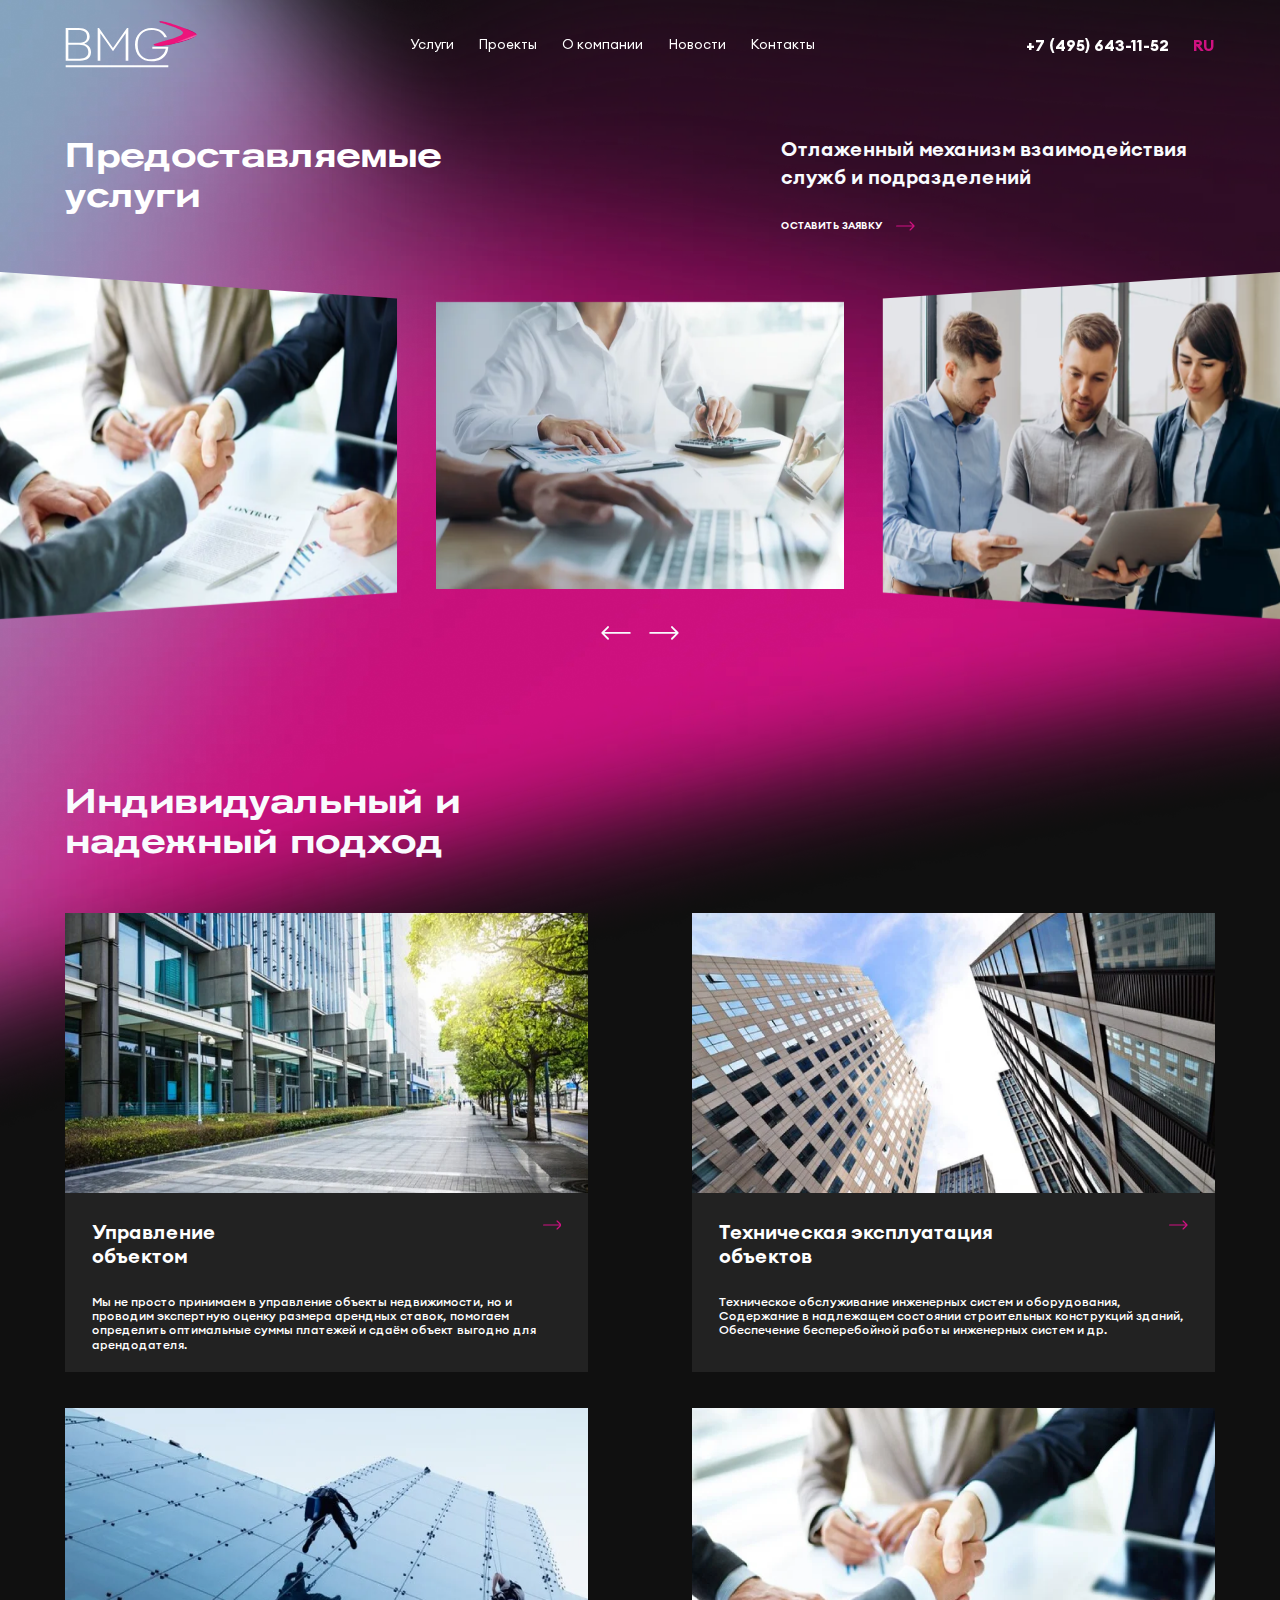
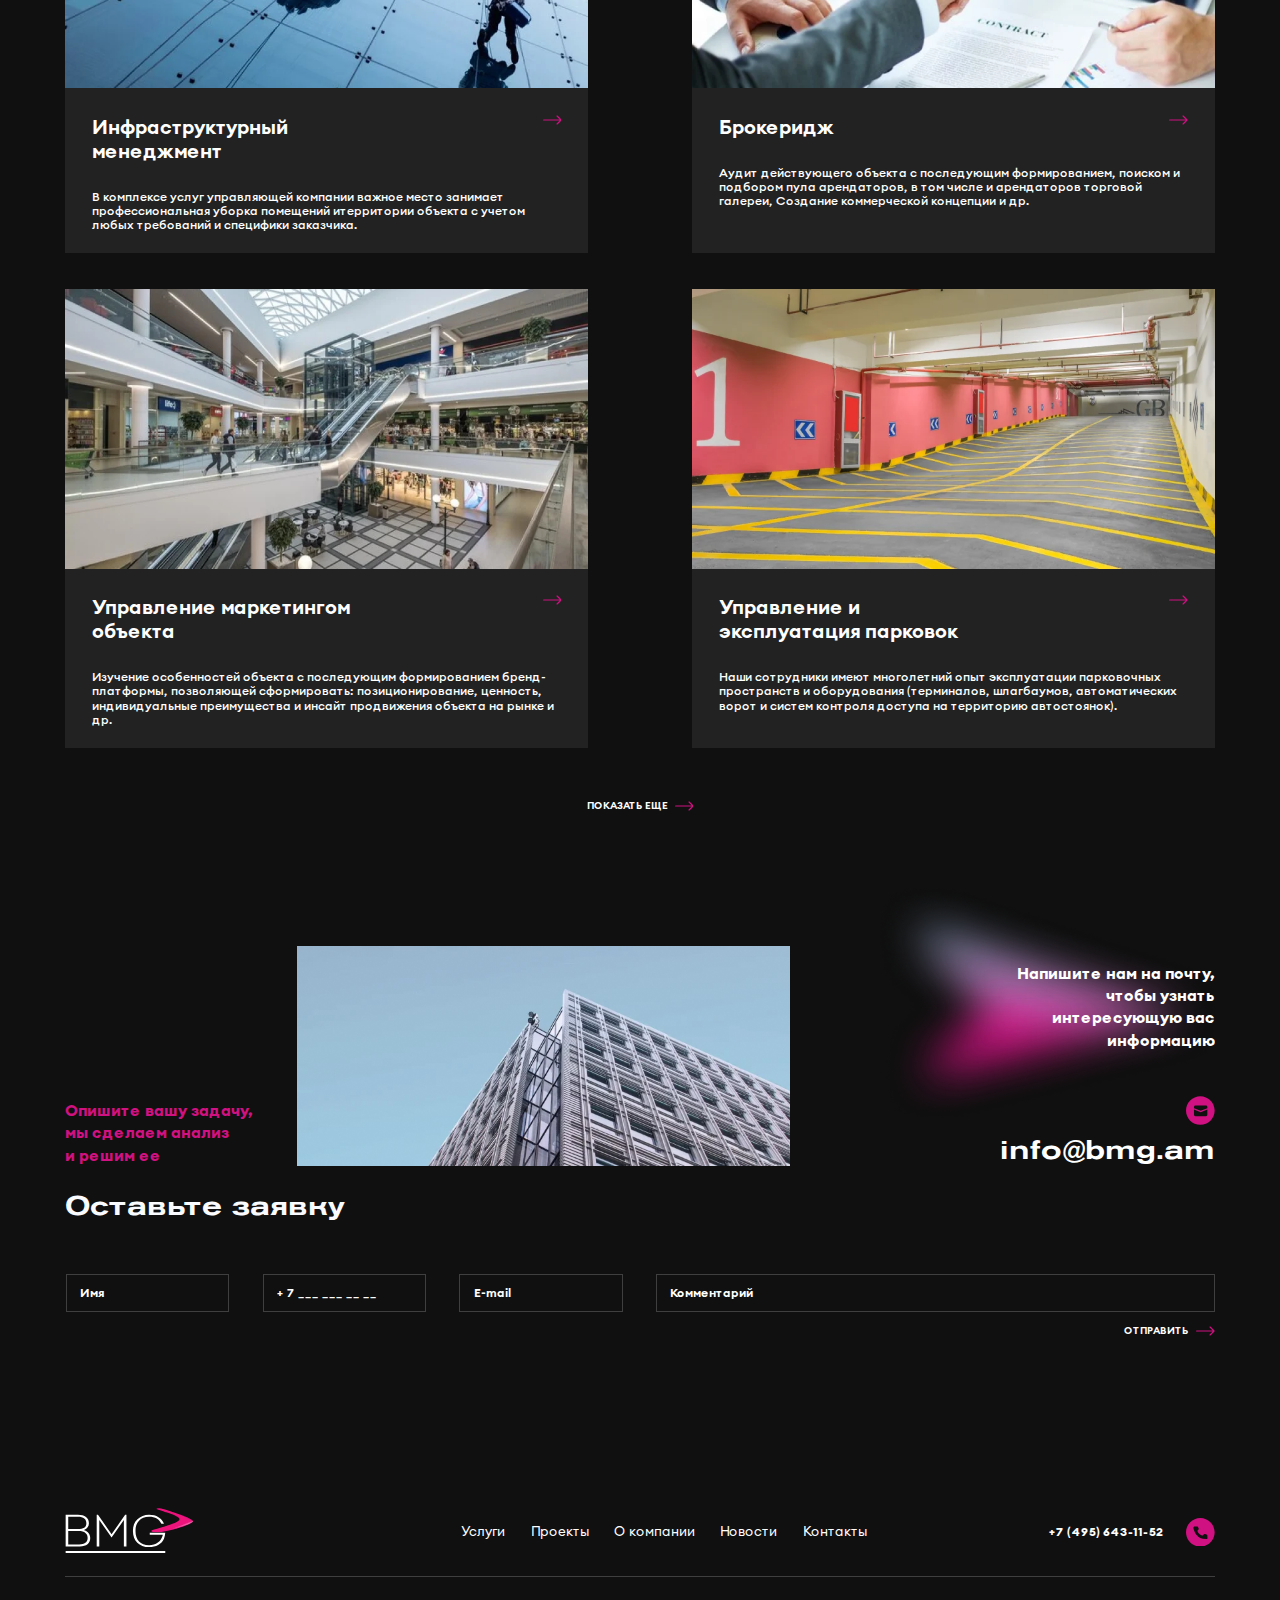
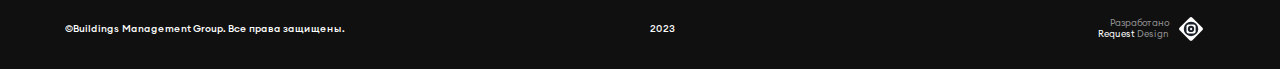
<file: services.html>
<!DOCTYPE html>
<html lang="en">
  <head>
    <meta charset="UTF-8" />
    <meta http-equiv="X-UA-Compatible" content="IE=edge" />
    <meta name="viewport" content="width=device-width, initial-scale=1.0" />
    <link rel="stylesheet" href="./css/_set.css" />
    <link rel="stylesheet" href="./css/style.css" />
    <link rel="stylesheet" href="./css/header.css" />
    <link rel="stylesheet" href="./css/footer.css" />
    <link rel="stylesheet" href="https://cdn.jsdelivr.net/npm/swiper@9/swiper-bundle.min.css" />
    <link rel="stylesheet" href="./css/page-services.css" />
    <script src="./js/header.js"></script>

    <title>Услуги</title>
  </head>
  <body>
    <header class="header">
      <div class="header_container container">
        <div class="header__mob_menu">
          <div class="burger-menu">
            <div class="btn-burger not-active">
              <span></span>
              <span></span>
              <span></span>
            </div>
          </div>
          <a href="./index.html" class="header__logo">
            <svg
              width="200"
              height="73"
              viewBox="0 0 200 73"
              fill="none"
              xmlns="http://www.w3.org/2000/svg"
            >
              <g clip-path="url(#clip0_630_1408)">
                <path
                  d="M5 58V37H21C30.5725 37 35 41.1087 35 48C35 54.5994 30.0576 58 22 58H5ZM5 15H20C28.6507 15 33 18.3908 33 25C33 31.5134 28.4741 34 20 34H5V15ZM39 48C39 42.2838 35.5898 37.7076 30 36H29L30 35C34.0673 33.2685 37 29.7307 37 25C37 16.729 30.6196 12 20 12H1V61H23C33.2577 61 39 56.3843 39 48Z"
                  fill="white"
                />
                <path d="M53 20L72 47L91 20V61H95V12H93L72 42L51 12H49V61H53V20Z" fill="white" />
                <path
                  d="M130 62C140.529 62 149.14 57.5112 153 49C154.134 46.4463 154.758 43.2234 155 40H152H151H131V43H151C150.907 43.4937 151.121 43.5269 151 44C150.96 44.1728 151 44 151 44C148.545 53.182 140.586 59 130 59C116.553 59 109 50.786 109 37C109 23.5164 116.551 15.216 130 15C139.599 15 145.748 18.7192 149 26H153C149.729 17.1928 141.244 12 130 12C122.827 12 116.539 14.6931 112 19C107.264 23.4916 105 29.596 105 37C105 52.0359 114.859 62 130 62Z"
                  fill="white"
                />
                <path d="M1 71H155V68H1V71Z" fill="white" />
                <mask
                  id="mask0_630_1408"
                  style="mask-type: luminance"
                  maskUnits="userSpaceOnUse"
                  x="132"
                  y="2"
                  width="67"
                  height="38"
                >
                  <path
                    d="M141 3C140.991 3.02045 141.009 2.98278 141 3C140.991 3.01938 141.011 2.97847 141 3C140.961 3.08504 140.942 3.12488 141 3C140.839 3.37141 150.135 5.82959 159 9C167.87 12.1736 176.939 15.4011 177 19C176.934 22.8529 165.021 26.7704 154 30C142.979 33.2275 132.557 36.0128 133 37C133.804 38.7946 138.727 39.5372 145 39C151.274 38.4628 159.054 36.8904 167 35C182.892 31.2192 198.191 25.3114 198 22C197.823 18.9566 183.856 13.698 170 9C159.185 5.33223 148.784 2 144 2C142.658 2 141.232 2.50479 141 3ZM141 3C140.994 3.014 141.008 2.986 141 3C141.078 2.83206 141 2 141 2C141 2 141.043 2.90742 141 3Z"
                    fill="white"
                  />
                </mask>
                <g mask="url(#mask0_630_1408)">
                  <path
                    d="M141 3C140.828 3.36925 150.13 5.82744 159 9C167.869 12.1726 176.937 15.4011 177 19C176.932 22.8519 165.022 26.7715 154 30C142.979 33.2296 132.557 36.0128 133 37C133.805 38.7946 138.727 39.5383 145 39C151.274 38.4628 159.054 36.8904 167 35C182.892 31.2192 198.192 25.3114 198 22C197.824 18.9588 183.856 13.6991 170 9C156.144 4.30091 142.047 0.731735 141 3C141.377 2.18506 140.821 3.38755 141 3Z"
                    fill="#BD1176"
                  />
                  <path
                    d="M141 3.00001C140.822 3.38169 141.37 2.19783 141 3.00001C142.048 0.762768 156.395 3.35302 170 8.00001C183.589 12.6438 196.773 18.9843 197 22C197.241 25.2809 182.383 30.8802 167 35C164.159 35.7612 160.992 36.407 158 37C157.883 37.0237 158.125 36.972 158 37C154.353 37.8119 150.304 38.6043 147 39C146.266 39.0852 145.695 38.9353 145 39C143.178 39.1671 141.49 38.9979 140 39C137.576 39.0011 135.2 38.5251 134 38C133.364 37.7251 133.202 37.4378 133 37C132.594 36.0156 143.159 33.2022 154 30C164.843 26.7989 175.937 23.8179 176 20C176.06 16.4334 167.556 12.3262 159 9.00001C157.625 8.46523 156.414 7.50891 155 7.00001C149.497 5.02045 143.967 3.74827 142 3.00001C141.521 2.81779 140.982 3.06686 141 3.00001Z"
                    fill="#D01181"
                  />
                  <path
                    d="M141 3C140.819 3.37576 141.368 2.20962 141 3C142.065 0.790821 156.436 3.40672 170 8C183.534 12.5879 196.724 19.0112 197 22C197.3 25.249 182.084 29.4791 167 34C164.411 34.7763 161.97 36.4018 159 37C158.884 37.0227 158.132 36.9665 158 37C154.351 37.907 150.472 37.5703 147 38C146.244 38.0939 145.72 38.9287 145 39C143.123 39.1792 141.542 38.987 140 39C137.503 39.0162 135.248 38.5204 134 38C133.329 37.7279 133.211 37.4362 133 37C132.626 36.0185 143.17 34.1756 154 31C164.831 27.8266 175.873 23.7813 176 20C176.119 16.4692 167.362 12.4962 159 9C157.716 8.46336 156.407 7.53556 155 7C149.551 4.92363 144.189 3.8163 142 3C141.512 2.81752 140.994 3.07018 141 3Z"
                    fill="#BF1176"
                  />
                  <path
                    d="M141 3.00001C140.821 3.36873 141.36 2.22148 141 3.00001C142.065 0.820118 155.688 3.45857 169 8.00001C182.267 12.5306 195.676 19.0373 196 22C196.351 25.2169 181.512 29.0152 167 34C164.697 34.7915 161.901 35.4096 159 36C158.886 36.0227 159.138 35.9622 159 36C155.406 36.9948 151.588 37.5318 148 38C147.233 38.1006 145.732 38.9222 145 39C143.097 39.1936 141.571 38.9773 140 39C137.468 39.0325 135.279 38.5125 134 38C133.305 37.7308 133.216 37.4347 133 37C132.662 36.0214 143.35 34.1466 154 31C164.65 27.8534 175.809 23.7445 176 20C176.177 16.5031 167.021 12.6862 159 9.00001C157.826 8.46045 156.378 8.56229 155 8.00001C149.69 5.83093 144.377 3.88667 142 3.00001C141.51 2.81727 141.004 3.07354 141 3.00001Z"
                    fill="#C01176"
                  />
                  <path
                    d="M142 3C141.819 3.3595 142.359 2.23227 142 3C143.084 0.850555 155.729 3.5127 169 8C182.211 12.4743 195.623 18.0633 196 21C196.408 24.1857 181.11 27.4569 167 33C164.935 33.811 162.882 35.4153 160 36C159.888 36.0238 160.145 35.9567 160 36C156.401 37.0601 151.759 37.4911 148 38C147.209 38.1061 146.755 38.9188 146 39C144.04 39.209 141.625 38.9664 140 39C137.394 39.0476 135.329 38.5068 134 38C133.268 37.7325 133.223 37.4353 133 37C132.695 36.0244 143.362 34.1186 154 31C164.641 27.8803 175.744 23.7077 176 20C176.238 16.5371 166.784 13.9004 159 10C157.913 9.45533 157.371 8.59015 156 8C150.747 5.73794 144.602 3.95182 142 3C142.016 3.07471 141.5 2.817 142 3Z"
                    fill="#C01177"
                  />
                  <path
                    d="M141 3C140.819 3.35348 141.352 2.24427 141 3C142.084 0.879166 155.98 3.56424 169 8C181.946 12.4162 194.576 18.092 195 21C195.46 24.1531 181.295 29.3915 167 33C165.372 34.158 162.814 35.4102 160 36C159.891 36.0239 160.152 35.9512 160 36C156.459 37.145 151.871 37.4481 148 38C147.198 38.1139 146.769 38.9133 146 39C144.016 39.2255 142.654 38.9555 141 39C138.362 39.0629 135.357 38.5009 134 38C133.245 37.7365 133.229 37.4337 133 37C132.731 36.0263 143.542 34.0913 154 31C164.461 27.9087 174.682 23.6714 175 20C175.295 16.5726 166.404 14.1289 159 10C158.012 9.44919 157.342 8.61695 156 8C150.887 5.64388 144.787 4.02031 142 3C141.499 2.81676 141.028 3.07807 141 3Z"
                    fill="#C11177"
                  />
                  <path
                    d="M142 3C141.818 3.34526 142.35 2.25629 142 3C143.104 0.908913 156.022 3.61914 169 8C181.887 12.3591 194.523 18.1153 195 21C195.517 24.1203 182.114 29.4247 168 33C166.661 34.2388 163.789 35.4029 161 36C160.891 36.0228 161.16 35.9457 161 36C157.455 37.2106 153.045 37.4061 149 38C148.174 38.1205 147.793 38.9055 147 39C144.959 39.2356 142.708 38.9446 141 39C138.284 39.0782 136.409 38.4962 135 38C134.209 37.7394 133.239 37.431 133 37C132.766 36.0294 143.553 34.0617 154 31C164.449 27.9361 174.616 23.6339 175 20C175.358 16.6071 167.784 13.0096 160 10C159.21 9.28452 158.333 8.646 157 8C151.945 5.55172 145.016 4.09223 142 3C142.039 3.08034 141.49 2.81543 142 3Z"
                    fill="#C21177"
                  />
                  <path
                    d="M142 3.00001C141.818 3.33916 142.342 2.26952 142 3.00001C143.104 0.936806 155.273 3.6725 168 8.00001C180.621 12.3025 193.476 18.1444 194 21C194.567 24.0883 181.703 28.4617 168 32C166.972 33.3219 164.724 34.4097 162 35C161.894 35.0228 161.165 35.9402 161 36C157.505 37.2632 153.156 37.3652 149 38C148.164 38.1272 147.806 37.9011 147 38C144.935 38.2489 142.735 38.937 141 39C138.253 39.0989 136.437 38.4892 135 38C134.184 37.7424 133.241 37.4283 133 37C132.801 36.0315 142.734 34.0339 153 31C163.27 27.9661 173.555 24.5959 174 21C174.415 17.6421 167.541 13.9807 160 11C159.332 10.2543 158.306 8.67506 157 8.00001C152.086 5.46177 145.198 4.15988 142 3.00001C142.05 3.08371 141.489 2.81413 142 3.00001Z"
                    fill="#C31177"
                  />
                  <path
                    d="M142 3C141.816 3.33305 142.34 2.28056 142 3C143.123 0.96685 155.316 3.72799 168 7.99999C180.562 12.2426 193.42 17.1723 194 20C194.626 23.0552 181.517 28.4953 168 32C167.267 33.403 165.7 34.4046 163 35C162.895 35.0239 162.173 34.9336 162 35C158.5 36.3202 154.334 37.3208 150 38C149.14 38.135 147.831 37.8944 147 38C144.876 38.2645 142.792 38.9271 141 39C138.176 39.1154 136.489 38.4832 135 38C134.148 37.7431 133.251 37.4288 133 37C132.834 36.0357 142.746 34.0051 153 31C163.257 27.9949 173.486 24.5591 174 21C174.479 17.676 167.421 13.9528 160 11C159.444 10.224 158.301 9.70528 157 8.99999C152.149 6.37258 146.432 4.2299 143 3C142.48 2.81279 142.063 3.08489 142 3Z"
                    fill="#C31177"
                  />
                  <path
                    d="M142 3.00001C141.817 3.32583 142.334 2.29498 142 3.00001C143.123 0.994961 155.567 3.78178 168 8.00001C180.297 12.1845 192.374 17.1984 193 20C193.674 23.0218 181.108 28.5337 168 32C167.574 33.4875 165.633 34.3985 163 35C162.898 35.0229 163.178 34.9292 163 35C159.552 36.3774 154.441 37.283 150 38C149.129 38.1406 147.842 37.8889 147 38C144.853 38.2768 142.819 38.9172 141 39C138.144 39.1308 136.517 38.4773 135 38C134.124 37.7472 133.256 37.425 133 37C132.871 36.0367 142.926 33.9771 153 31C163.077 28.024 173.428 24.5208 174 21C174.536 17.7124 167.178 13.9248 160 11C159.566 10.1936 159.273 9.73338 158 9.00001C153.291 6.28666 146.612 4.29458 143 3.00001C142.477 2.81258 142.074 3.08828 142 3.00001Z"
                    fill="#C41177"
                  />
                  <path
                    d="M142 3C141.819 3.31856 142.326 2.30615 142 3C143.121 1.021 154.817 3.83582 167 8C179.032 12.1249 191.33 17.2268 192 20C192.722 22.987 180.704 27.5657 168 31C167.877 32.5688 165.569 34.4065 163 35C162.901 35.0229 163.184 34.9225 163 35C159.601 36.4259 154.546 37.2363 150 38C149.12 38.1484 148.853 37.8833 148 38C145.831 38.2956 142.844 38.9062 141 39C138.115 39.1473 136.544 38.4702 135 38C134.102 37.7491 133.26 37.4244 133 37C132.907 36.04 143.108 33.9478 153 31C162.898 28.0522 172.368 24.4791 173 21C173.59 17.7446 166.938 13.8954 160 11C159.686 10.16 159.246 9.76258 158 9C153.431 6.2006 146.788 4.3637 143 3C142.478 2.81236 142.085 3.09164 142 3Z"
                    fill="#C51177"
                  />
                  <path
                    d="M142 4C141.817 4.30395 142.324 3.33683 142 4C143.142 2.10403 154.863 5.00401 167 9C178.973 12.9588 191.273 17.3261 192 20C192.782 22.8737 180.512 27.6948 168 31C168.179 32.608 166.545 34.4155 164 35C163.902 35.0234 164.192 34.9192 164 35C160.595 36.4358 155.729 37.2157 151 38C150.094 38.1498 148.88 37.8799 148 38C145.771 38.2965 143.901 38.898 142 39C139.036 39.1583 136.597 39.4538 135 39C134.063 38.7598 133.27 38.4113 133 38C132.941 37.069 143.12 33.8397 153 31C162.885 28.1603 172.298 25.3488 173 22C173.656 18.867 166.815 15.7908 160 13C159.801 12.1551 159.24 10.7716 158 10C153.495 7.19537 147.025 5.39647 143 4C142.468 3.81614 142.097 4.09139 142 4Z"
                    fill="#C61177"
                  />
                  <path
                    d="M142 4C141.819 4.29684 142.317 3.34995 142 4C143.143 2.13177 155.113 5.05714 167 9.00001C178.708 12.9014 190.227 17.3541 191 20C191.827 22.8396 180.108 27.7317 168 31C168.477 32.6895 167.477 34.4117 165 35C164.904 35.0234 164.197 34.9128 164 35C160.644 36.4778 155.83 37.1755 151 38C150.084 38.1553 148.89 37.8755 148 38C145.748 38.3096 143.927 38.8872 142 39C139.007 39.1745 136.623 39.4468 135 39C134.043 38.7649 133.273 38.4107 133 38C132.977 37.0712 142.301 34.8087 152 32C161.705 29.1881 172.24 25.3098 173 22C173.71 18.903 166.576 15.763 160 13C159.919 12.1244 159.214 10.8022 158 10C153.637 7.1168 147.197 5.46182 143 4C142.466 3.81382 142.108 4.09363 142 4Z"
                    fill="#C61177"
                  />
                  <path
                    d="M142 3C141.817 3.28865 142.315 2.36092 142 3C143.165 1.15839 155.157 3.11121 167 7.00001C178.647 10.8409 190.17 16.3798 191 19C191.889 21.8056 179.915 25.7652 168 29C168.785 30.7692 167.454 32.4035 165 33C164.905 33.0224 165.207 33.9063 165 34C161.636 35.521 156.016 36.1309 151 37C150.06 37.163 149.918 36.869 149 37C146.69 37.3302 143.985 37.8764 142 38C138.926 38.1885 136.678 38.441 135 38C134.002 37.7657 133.282 37.409 133 37C133.011 36.0755 142.314 33.7821 152 31C161.693 28.2158 172.17 24.2721 173 21C173.778 17.9356 167.451 14.7331 161 12C161.037 11.0925 160.208 9.83187 159 9.00001C154.702 6.04001 147.442 4.52847 143 3C142.456 2.81254 142.121 3.09587 142 3Z"
                    fill="#C71177"
                  />
                  <path
                    d="M142 3C141.819 3.28362 142.308 2.37412 142 3C143.166 1.18634 154.407 3.16582 166 7C177.382 10.7841 189.126 16.4059 190 19C190.934 21.7722 179.513 25.8002 168 29C169.08 30.8499 168.391 32.4093 166 33C165.908 33.0224 165.212 32.8998 165 33C161.689 34.5684 157.115 36.0884 152 37C151.05 37.1695 149.927 36.8625 149 37C146.668 37.3359 144.011 37.8667 142 38C138.899 38.2047 136.704 38.434 135 38C133.981 37.7686 133.288 37.4062 133 37C133.045 36.0777 142.494 33.7519 152 31C161.513 28.2449 171.114 24.2339 172 21C172.831 17.9719 166.212 14.7072 160 12C160.152 11.0649 160.182 10.8626 159 10C154.842 6.9623 147.611 4.59509 143 3C142.456 2.81128 142.131 3.09916 142 3Z"
                    fill="#C81177"
                  />
                  <path
                    d="M142 3.00001C141.818 3.27539 142.305 2.38733 142 3.00001C143.188 1.21214 154.452 3.2204 166 7.00001C177.318 10.7262 189.066 15.4329 190 18C190.996 20.74 180.314 25.8363 169 29C170.392 30.932 169.366 32.4055 167 33C166.909 33.0235 166.221 32.8943 166 33C162.674 34.6011 157.305 36.0436 152 37C151.024 37.1761 149.953 36.857 149 37C146.605 37.3501 145.07 37.8559 143 38C139.816 38.2199 136.759 38.428 135 38C133.942 37.7705 133.296 37.4056 133 37C133.081 36.0799 142.507 33.724 152 31C161.499 28.2739 171.042 25.1958 172 22C172.899 19.0071 167.085 15.6791 161 13C161.271 12.034 161.176 10.8945 160 10C155.91 6.88858 147.864 4.65445 143 3.00001C142.446 2.81215 142.144 3.10141 142 3.00001Z"
                    fill="#C81177"
                  />
                  <path
                    d="M142 3C141.818 3.26925 142.298 2.39847 142 3C143.187 1.23708 154.704 3.27436 166 7C177.056 10.6669 188.024 15.4614 189 18C190.041 20.7053 178.917 24.8716 168 28C169.684 30.0129 169.3 32.3963 167 33C166.912 33.0224 167.226 32.8878 167 33C163.724 34.6422 157.401 36.0032 152 37C151.016 37.1816 149.964 36.8536 149 37C146.586 37.3697 145.093 37.8451 143 38C139.791 38.2361 136.783 38.422 135 38C133.92 37.7746 133.3 37.4039 133 37C133.115 36.0844 142.689 33.6946 152 31C161.319 28.3033 169.986 25.1551 171 22C171.951 19.0415 166.849 15.6487 161 13C161.386 12.0032 161.151 10.9274 160 10C156.048 6.81819 148.028 4.7234 143 3C142.446 2.80982 142.154 3.10364 142 3Z"
                    fill="#C91178"
                  />
                  <path
                    d="M142 3C141.817 3.26096 142.296 2.41068 142 3C143.212 1.26414 154.751 3.32935 166 7C176.991 10.6086 187.961 15.4855 189 18C190.103 20.6706 179.713 24.9101 169 28C171.004 30.0952 170.278 31.4043 168 32C167.914 32.0225 168.234 32.8813 168 33C164.709 34.6727 158.594 35.9583 153 37C151.989 37.1872 150.99 36.846 150 37C147.522 37.3775 145.154 37.8353 143 38C139.707 38.2524 136.84 38.4171 135 38C133.88 37.7775 133.31 37.4021 133 37C133.152 36.0866 142.703 33.6653 152 31C161.305 28.3326 169.913 25.1156 171 22C172.022 19.0759 166.717 15.6214 161 13C161.508 11.9732 161.145 10.9604 160 10C156.116 6.74647 148.282 4.78933 143 3C142.436 2.80855 142.168 3.10695 142 3Z"
                    fill="#CA1178"
                  />
                  <path
                    d="M142 3C141.82 3.25373 142.288 2.42403 142 3C143.213 1.28813 154 3.38354 165 7C175.728 10.549 186.918 15.5141 188 18C189.146 20.6358 179.316 24.9435 169 28C171.289 30.1754 170.213 31.3994 168 32C167.916 32.0236 168.239 32.8747 168 33C164.755 34.7055 158.688 34.9166 153 36C151.98 36.1938 151 36.8416 150 37C147.504 37.3961 145.176 37.8244 143 38C139.683 38.2677 136.863 38.41 135 38C133.86 37.7805 133.313 37.4004 133 37C133.186 36.0911 141.884 33.6358 151 31C160.126 28.361 169.858 25.078 171 22C172.072 19.1094 166.483 15.593 161 13C161.621 11.9444 162.12 10.9924 161 10C157.253 6.67903 148.442 4.85962 143 3C142.436 2.8073 142.177 3.11028 142 3Z"
                    fill="#CB1178"
                  />
                  <path
                    d="M142 3C141.818 3.24648 142.287 2.43525 142 3C143.239 1.31539 154.05 3.44003 165 7C175.663 10.4903 186.857 14.5417 188 17C189.21 19.6019 179.108 23.9812 169 27C171.618 29.2579 171.189 31.3935 169 32C168.918 32.0236 169.248 31.8671 169 32C165.744 33.7425 159.885 34.8716 154 36C152.954 36.2004 152.028 36.8328 151 37C148.44 37.4051 145.238 37.8157 143 38C139.596 38.2829 136.921 38.404 135 38C133.818 37.7825 133.324 37.3997 133 37C133.222 36.0934 141.897 33.6073 151 31C160.11 28.3906 169.784 25.0359 171 22C172.145 19.1441 166.348 16.5634 161 14C161.746 12.9112 162.113 11.0256 161 10C157.321 6.61042 148.706 4.92252 143 3C142.426 2.80711 142.191 3.11145 142 3Z"
                    fill="#CC1178"
                  />
                  <path
                    d="M142 2.00001C142.279 1.44761 141.821 3.23921 142 3.00001C143.241 1.33958 154.298 3.49573 165 7.00001C175.4 10.4314 185.814 14.5673 187 17C188.252 19.5668 178.716 24.016 169 27C171.898 29.3373 172.132 31.4111 170 32C169.921 32.0215 169.251 31.8616 169 32C165.791 33.7795 159.975 34.8276 154 36C152.946 36.206 152.036 36.8262 151 37C148.421 37.4183 145.26 37.8048 143 38C139.574 38.2982 136.944 38.398 135 38C133.799 37.7866 133.328 37.398 133 37C133.256 36.0969 142.079 33.5775 151 31C159.93 28.4203 168.725 24.9948 170 22C171.19 19.179 166.115 16.5357 161 14C161.856 12.8823 162.087 12.0598 161 11C157.456 7.54722 148.862 4.98652 143 3.00001C142.425 2.80587 142.201 2.11371 142 2.00001Z"
                    fill="#CC1278"
                  />
                  <path
                    d="M142 2C141.823 2.23191 142.273 1.46103 142 2C143.244 0.364834 153.547 3.55036 164 7C174.14 10.3723 184.773 14.595 186 17C187.293 19.5317 178.325 24.0539 169 27C172.171 29.4222 172.068 31.4041 170 32C169.922 32.0215 169.257 31.8551 169 32C165.833 33.8016 160.062 34.7846 154 36C152.938 36.2126 152.046 36.8218 151 37C148.405 37.4327 146.279 37.7928 144 38C140.551 38.3135 136.965 38.3919 135 38C133.78 37.7896 133.331 37.3962 133 37C133.289 36.0992 142.259 33.5478 151 31C159.751 28.449 168.676 25.9558 170 23C171.243 20.2117 165.886 16.507 161 14C161.966 12.8523 162.061 12.0941 161 11C157.589 7.48487 149.016 5.05175 143 3C142.425 2.8046 142.211 2.11703 142 2Z"
                    fill="#CD1278"
                  />
                  <path
                    d="M142 2.00001C141.822 2.22567 142.27 1.47238 142 2.00001C143.269 0.390251 153.598 3.60641 164 7.00001C174.071 10.3119 184.708 14.6219 186 17C187.357 19.4974 178.112 23.09 169 26C172.506 28.5038 173.042 30.3993 171 31C170.924 31.0226 170.266 31.8463 170 32C166.821 33.8376 161.263 34.7406 155 36C153.911 36.2192 152.075 36.8173 151 37C148.339 37.4513 146.343 37.7829 144 38C140.464 38.3288 137.026 38.3869 135 38C133.738 37.7926 133.34 37.3944 133 37C133.326 36.1027 142.275 33.5189 151 31C159.736 28.479 168.602 25.9154 170 23C171.318 20.2479 166.749 17.4759 162 15C163.094 13.8212 163.055 12.1294 162 11C158.656 7.42158 149.282 5.11698 143 3.00001C142.414 2.80228 142.224 2.11929 142 2.00001Z"
                    fill="#CE1178"
                  />
                  <path
                    d="M142 2C141.824 2.21834 142.263 1.48481 142 2C143.271 0.414635 153.844 3.66148 164 7C173.81 10.2514 183.668 14.6499 185 17C186.396 19.4619 177.725 23.1261 169 26C172.776 28.5856 172.978 30.3923 171 31C170.926 31.0237 171.271 30.8376 171 31C167.867 32.8682 161.347 34.6986 155 36C153.904 36.2248 153.082 36.8118 152 37C149.324 37.4646 146.363 37.7709 144 38C140.443 38.3442 137.046 38.3807 135 38C133.72 37.7967 133.344 37.3915 133 37C133.358 36.1051 141.456 33.4867 150 31C158.555 28.5079 167.555 25.8739 169 23C170.368 20.2832 165.52 17.448 161 15C162.201 13.79 163.028 12.1648 162 11C158.787 7.3614 149.431 5.18337 143 3C142.416 2.80102 142.234 2.12154 142 2Z"
                    fill="#CE1278"
                  />
                  <path
                    d="M142 2C141.824 2.211 142.261 1.49834 142 2C143.301 0.439041 153.898 3.71767 164 7.00001C173.74 10.1919 183.601 13.679 185 16C186.461 18.4276 178.506 22.1634 170 25C174.118 27.6666 173.955 30.3832 172 31C171.928 31.0226 172.278 30.8321 172 31C168.847 32.8915 161.553 34.6533 155 36C153.875 36.2304 153.112 36.8041 152 37C149.257 37.4726 146.428 37.7599 144 38C140.355 38.3596 137.107 38.3736 135 38C133.677 37.7976 133.355 37.3908 133 37C133.398 36.1086 141.472 33.4577 150 31C158.54 28.538 167.48 25.8356 169 23C170.445 20.3195 166.379 17.42 162 15C163.331 13.7609 164.022 12.2025 163 11C159.855 7.30536 149.706 5.24456 143 3C142.405 2.79977 142.248 2.12381 142 2Z"
                    fill="#CF1278"
                  />
                  <path
                    d="M143 2C142.827 2.20471 143.253 1.51086 143 2C144.304 0.463623 154.144 3.77425 164 7.00001C173.48 10.132 183.563 13.7051 185 16C186.499 18.3929 178.122 22.2009 170 25C174.382 27.7506 174.896 30.3923 173 31C172.931 31.0216 173.283 30.8255 173 31C169.891 32.921 163.633 34.608 157 36C155.869 36.2381 154.12 36.7985 153 37C150.243 37.4859 147.445 37.75 145 38C141.335 38.376 138.125 38.3674 136 38C134.66 37.8007 134.358 37.3879 134 37C134.429 36.1122 142.652 33.4285 151 31C159.359 28.5694 167.432 25.7959 169 23C170.495 20.3561 167.153 17.3897 163 15C164.436 13.7297 164.995 13.2379 164 12C160.982 8.2474 150.848 5.31319 144 3C143.404 2.79853 143.256 2.12606 143 2Z"
                    fill="#D01278"
                  />
                  <path
                    d="M143 2.00001C142.864 2.22493 143.251 1.52206 143 2.00001C144.58 0.744579 154.199 3.82413 164 7.00001C173.407 10.0818 183.494 13.727 185 16C186.565 18.3649 178.899 22.2285 171 25C175.732 27.8407 175.871 29.3836 174 30C173.931 30.0227 174.291 30.8183 174 31C170.872 32.9518 163.842 34.5575 157 36C155.841 36.2455 155.15 35.7924 154 36C151.173 36.5028 148.511 37.7383 146 38C142.244 38.3914 139.188 38.3623 137 38C135.615 37.8032 134.368 37.3871 134 37C134.468 36.1122 142.669 34.4038 151 32C159.341 29.5919 167.349 26.7574 169 24C170.568 21.3799 167.008 18.367 163 16C164.569 14.6959 165.988 13.2792 165 12C162.049 8.17965 152.126 5.38651 145 3.00001C144.395 2.79672 143.271 2.12977 143 2.00001Z"
                    fill="#D11278"
                  />
                  <path
                    d="M143 2C142.866 2.21865 143.245 1.53349 143 2C144.586 0.782303 154.446 2.87836 164 6C173.149 9.0199 182.456 13.754 184 16C185.602 18.3282 178.519 21.2669 171 24C175.99 26.9236 176.814 29.3874 175 30C174.935 30.0217 174.295 30.8095 174 31C170.918 32.9851 163.918 34.5128 157 36C155.834 36.2511 155.156 35.7857 154 36C151.161 36.5152 148.529 37.7272 146 38C142.227 38.407 139.205 38.355 137 38C135.598 37.8063 134.372 37.3853 134 37C134.499 36.1157 142.852 34.3748 151 32C159.162 29.622 167.302 26.719 169 24C170.614 21.4152 166.784 18.338 163 16C164.671 14.6654 165.96 13.3162 165 12C162.172 8.12393 152.265 5.45272 145 3C144.395 2.79651 143.28 2.13206 143 2Z"
                    fill="#D21279"
                  />
                  <path
                    d="M143 2.00001C142.867 2.21344 143.242 1.54715 143 2.00001C144.623 0.82127 154.502 2.93399 164 6.00001C173.073 8.95985 182.386 12.7834 184 15C185.67 17.2936 178.288 21.3034 171 24C176.346 27.0064 177.789 29.3803 176 30C175.936 30.0217 175.303 29.8039 175 30C171.895 32.0054 165.132 34.4648 158 36C156.806 36.2579 155.187 35.7801 154 36C151.09 36.5363 148.595 37.7162 146 38C142.134 38.4236 139.269 38.3499 137 38C135.554 37.8115 134.382 37.3835 134 37C134.539 36.1181 142.869 34.3445 151 32C159.144 29.6512 167.222 26.676 169 24C170.694 21.4508 166.637 18.3076 163 16C164.808 14.6349 165.951 13.3543 165 12C162.239 8.07052 152.55 5.51891 145 3.00001C144.384 2.79525 143.294 2.13543 143 2.00001Z"
                    fill="#D21279"
                  />
                  <path
                    d="M143 2.00001C142.869 2.20713 143.236 1.55974 143 2.00001C144.627 0.860306 153.749 2.99189 163 6.00001C171.815 8.89969 181.348 12.8106 183 15C184.705 17.2588 177.912 21.3411 171 24C176.599 27.0905 177.727 29.3765 176 30C175.938 30.0228 175.307 29.794 175 30C171.943 32.0398 165.203 34.42 158 36C156.799 36.2646 156.193 35.7734 155 36C152.078 36.5444 148.611 37.704 146 38C142.119 38.4392 139.286 38.3416 137 38C135.538 37.8113 134.385 37.3839 134 37C134.57 36.1206 142.05 34.313 150 32C157.963 29.6805 166.178 26.6362 168 24C169.739 21.4864 166.416 19.2783 163 17C164.908 15.6033 165.923 13.3913 165 12C162.36 8.01593 152.684 5.57762 145 3.00001C144.384 2.79397 143.303 2.13773 143 2.00001Z"
                    fill="#D31279"
                  />
                  <path
                    d="M143 2.00001C143.233 1.57235 143.871 2.20082 144 2.00001C145.667 0.897202 153.807 3.0476 163 6.00001C171.737 8.83845 181.277 12.8389 183 15C184.773 17.223 177.675 20.3776 171 23C176.964 26.1728 178.708 29.3813 177 30C176.939 30.0228 177.316 29.7884 177 30C173.922 32.0634 166.422 34.374 159 36C157.769 36.2692 156.225 35.7688 155 36C152.009 36.5644 148.68 37.6939 146 38C142.023 38.4537 139.35 38.3354 137 38C135.492 37.8166 134.395 37.3821 134 37C134.61 36.1251 142.069 34.2849 150 32C157.945 29.7119 166.097 26.5931 168 24C169.821 21.5209 167.262 19.2491 164 17C166.047 15.5727 166.912 13.4295 166 12C163.425 7.96216 152.976 5.64307 145 3.00001C144.372 2.79269 143.319 2.14003 143 2.00001Z"
                    fill="#D41279"
                  />
                  <path
                    d="M143 2C142.874 2.19448 143.225 1.58607 143 2C144.67 0.935299 154.053 3.10358 163 6C171.479 8.77801 180.241 12.8673 182 15C183.807 17.1892 177.303 20.4154 171 23C177.208 26.2571 178.649 28.371 177 29C176.942 29.0217 177.321 29.7805 177 30C173.965 32.0892 166.489 33.3291 159 35C157.765 35.276 156.23 35.7621 155 36C151.997 36.5715 149.694 37.6828 147 38C143.01 38.4683 139.366 38.3292 137 38C135.477 37.8175 134.399 37.3803 134 37C134.639 36.1276 142.252 34.2554 150 32C157.764 29.7424 166.053 26.5531 168 24C169.864 21.5555 167.044 19.2196 164 17C166.145 15.5409 166.884 14.4699 166 13C163.542 8.91176 153.104 5.70848 145 3C144.375 2.79141 143.327 2.14341 143 2Z"
                    fill="#D51279"
                  />
                  <path
                    d="M144 2C143.873 2.18921 144.223 1.59875 144 2C145.709 0.974579 154.113 3.16296 163 6C171.398 8.71744 180.167 11.897 182 14C183.877 16.1552 178.061 19.4533 172 22C178.581 25.3405 179.485 28.0844 178 29C177.94 29.012 178.329 29.7727 178 30C174.945 32.1161 167.711 33.2819 160 35C158.734 35.2827 157.262 35.7553 156 36C152.925 36.585 149.765 37.6716 147 38C142.914 38.4839 139.432 38.323 137 38C135.432 37.8217 134.41 37.3784 134 37C134.682 36.1323 142.271 34.2238 150 32C157.744 29.7719 165.97 27.5108 168 25C169.948 22.5903 166.888 19.19 164 17C166.287 15.5103 167.874 14.5093 167 13C164.607 8.86133 153.397 5.77942 145 3C144.363 2.78905 144.341 2.1468 144 2Z"
                    fill="#D51279"
                  />
                  <path
                    d="M143 2C143.217 1.61253 143.877 2.18394 144 2C145.713 1.01392 153.367 3.20175 162 6C170.148 8.64043 179.133 11.9255 181 14C182.908 16.1202 176.691 19.4902 171 22C177.818 25.4252 179.421 28.0749 178 29C177.943 29.012 178.332 28.7638 178 29C174.987 31.143 167.773 33.2357 160 35C158.731 35.2884 157.266 35.7497 156 36C152.916 36.5997 149.777 37.655 147 38C142.902 38.492 139.444 38.3167 137 38C135.416 37.8237 134.412 37.3766 134 37C134.71 36.1347 142.454 34.1931 150 32C157.563 29.8015 164.93 27.4685 167 25C168.99 22.6262 166.672 20.1594 164 18C166.381 16.4795 167.842 14.5477 167 13C164.719 8.8097 153.522 5.83961 145 3C144.364 2.78777 143.351 2.14911 143 2Z"
                    fill="#D61279"
                  />
                  <path
                    d="M144 2.00001C143.876 2.17649 144.214 1.62307 144 2.00001C145.751 1.05222 153.423 3.2754 162 6.00001C170.058 8.59497 179.057 11.9541 181 14C182.979 16.0851 177.442 19.5271 172 22C179.198 25.5079 180.386 28.0631 179 29C178.944 29.0109 179.341 28.756 179 29C175.967 31.1679 168 33.1872 160 35C158.699 35.2952 157.299 35.7429 156 36C152.843 36.6133 149.848 36.6438 147 37C142.804 37.5066 139.512 38.3105 137 38C135.369 37.8268 134.422 37.3748 134 37C134.753 36.1372 142.474 34.1625 150 32C157.54 29.8332 164.845 27.4283 167 25C169.075 22.6643 166.512 20.1298 164 18C166.526 16.4487 168.83 14.5884 168 13C165.783 8.75677 153.823 5.91199 145 3.00001C144.353 2.78539 144.366 2.15144 144 2.00001Z"
                    fill="#D71279"
                  />
                  <path
                    d="M144 2C143.881 2.17008 144.206 1.63586 144 2C145.755 1.09075 153.673 3.31693 162 6C169.808 8.51627 178.023 11.982 180 14C182.009 16.0497 177.078 18.5666 172 21C179.427 24.5923 181.321 27.0515 180 28C179.946 28.0098 179.343 28.7493 179 29C176.009 31.1947 168.058 33.1433 160 35C158.695 35.3009 157.304 35.7373 156 36C152.836 36.6269 149.859 36.638 147 37C142.796 37.531 139.526 38.3042 137 38C135.357 37.8299 134.425 37.3718 134 37C134.781 36.1409 141.658 34.1325 149 32C156.359 29.8631 163.806 27.3865 166 25C168.115 22.6985 166.299 20.1009 164 18C166.618 16.417 168.799 14.6288 168 13C165.893 8.70666 153.938 5.97526 145 3C144.355 2.78414 144.374 2.15373 144 2Z"
                    fill="#D81279"
                  />
                  <path
                    d="M144 2C143.88 2.16369 144.204 1.65081 144 2C145.791 1.12921 153.755 3.37343 162 6C169.71 8.45526 176.951 11.0118 179 13C181.077 15.0155 176.815 18.6026 172 21C179.803 24.6763 182.284 27.0397 181 28C180.948 28.0098 180.351 28.7403 180 29C176.992 31.2196 169.277 33.0991 161 35C159.666 35.3066 158.334 35.7316 157 36C153.766 36.6416 150.926 36.6224 148 37C143.702 37.5402 139.588 38.2979 137 38C135.31 37.8341 134.436 37.3699 134 37C134.824 36.1434 141.692 34.1006 149 32C156.324 29.8939 163.723 27.345 166 25C168.199 22.7346 167.132 21.0701 165 19C167.761 17.3861 168.784 15.6707 168 14C165.961 9.65802 154.234 6.03033 145 3C144.344 2.78503 144.389 2.15605 144 2Z"
                    fill="#D81279"
                  />
                  <path
                    d="M144 3.00001C143.884 3.1529 144.197 2.67192 144 3.00001C145.79 2.19095 153.01 4.50275 161 7.00001C168.443 9.32632 175.921 12.0963 178 14C180.102 15.925 176.447 18.7066 172 21C180.01 24.6567 182.219 27.0572 181 28C180.951 28.0106 180.352 28.7399 180 29C177.04 31.184 169.313 33.1026 161 35C159.666 35.3047 158.335 35.7335 157 36C153.766 36.6381 150.931 36.6273 148 37C143.704 37.5479 139.595 38.2846 137 38C135.302 37.8418 134.437 37.3599 134 37C134.848 36.1718 141.887 34.0131 149 32C156.131 29.9827 163.692 28.2382 166 26C168.235 23.8319 165.918 20.9834 164 19C166.846 17.3989 168.751 15.6617 168 14C166.07 9.72961 154.326 7.0154 145 4.00001C144.347 3.78872 144.396 3.15503 144 3.00001Z"
                    fill="#D91279"
                  />
                  <path
                    d="M144 3C143.884 3.14665 144.193 2.68438 144 3C145.827 2.22956 153.098 4.55902 161 7C168.338 9.2667 175.848 12.1244 178 14C180.171 15.8916 176.178 18.7439 172 21C180.387 24.7385 183.18 27.0446 182 28C181.951 28.0074 181.362 27.7311 181 28C178.026 30.2083 170.528 33.0564 162 35C160.637 35.3103 159.365 35.728 158 36C154.698 36.6514 150.997 36.61 148 37C143.611 37.5547 139.659 38.2784 137 38C135.258 37.8448 134.447 37.3571 134 37C134.891 36.1743 141.927 33.983 149 32C156.09 30.0117 163.609 28.1987 166 26C168.318 23.8672 166.747 21.9532 165 20C167.99 18.3688 169.735 16.7014 169 15C167.136 10.6802 154.615 7.08496 145 4C144.335 3.78746 144.411 3.15728 144 3Z"
                    fill="#DA1279"
                  />
                  <path
                    d="M144 3C143.887 3.14146 144.186 2.69902 144 3C145.824 2.26828 153.348 3.61446 161 6C168.076 8.20687 174.821 11.1547 177 13C179.194 14.8591 175.821 17.7814 172 20C180.587 23.8213 183.117 27.0364 182 28C181.955 28.0096 181.362 27.7245 181 28C178.071 30.2324 170.565 33.0133 162 35C160.637 35.3159 159.366 35.7214 158 36C154.697 36.6647 151.002 36.599 148 37C143.612 37.569 139.666 38.2723 137 38C135.247 37.849 134.449 37.3563 134 37C134.915 36.1779 142.117 34.9516 149 33C155.902 31.0409 162.578 28.1569 165 26C167.353 23.9037 165.539 21.925 164 20C167.07 18.3398 169.701 16.74 169 15C167.24 10.632 154.707 7.14279 145 4C144.339 3.78623 144.418 3.15953 144 3Z"
                    fill="#DB127A"
                  />
                  <path
                    d="M144 3.00001C143.888 3.13625 144.182 2.71049 144 3.00001C145.862 2.30602 153.439 3.67005 161 6.00001C167.965 8.14582 174.747 11.1831 177 13C179.262 14.8254 175.544 17.818 172 20C180.965 23.9031 184.076 27.024 183 28C182.957 28.0085 182.372 27.7148 182 28C179.058 30.2586 170.778 32.9638 162 35C160.608 35.3236 159.396 35.7148 158 36C154.629 36.677 151.068 36.5892 148 37C143.522 37.5844 139.728 38.2661 137 38C135.204 37.8499 134.46 37.3534 134 37C134.96 36.1804 142.161 34.9212 149 33C155.857 31.0713 162.496 28.1171 165 26C167.437 23.9404 166.364 21.8957 165 20C168.215 18.3087 169.682 16.7797 169 15C167.306 10.5838 154.995 7.21235 145 4.00001C144.329 3.78394 144.432 3.16286 144 3.00001Z"
                    fill="#DC127A"
                  />
                  <path
                    d="M144 3C143.89 3.12889 144.176 2.72197 144 3C145.858 2.3438 152.685 3.72675 160 6C166.714 8.08576 173.72 11.2136 176 13C178.285 14.7907 175.197 17.8535 172 20C181.16 23.984 184.015 26.0146 183 27C182.958 27.0085 182.373 27.7071 182 28C179.102 30.2828 170.814 32.9206 162 35C160.607 35.3292 159.397 35.7092 158 36C154.63 36.6924 151.072 36.5792 148 37C143.522 37.6008 139.734 38.2578 137 38C135.195 37.853 134.461 37.3537 134 37C134.983 36.1851 141.347 34.8919 148 33C154.674 31.1007 161.467 29.0772 164 27C166.472 24.975 166.163 22.8652 165 21C168.294 19.2775 169.648 16.8184 169 15C167.406 10.5334 155.085 7.26712 145 4C144.331 3.78375 144.44 3.16511 144 3Z"
                    fill="#DC137A"
                  />
                  <path
                    d="M144 3C143.892 3.12367 144.172 2.73561 144 3C145.894 2.38379 152.781 3.78357 160 6C166.598 8.02453 173.648 11.2441 176 13C178.355 14.758 174.914 16.8923 172 19C181.54 23.0683 184.973 26.0021 184 27C183.96 27.0075 183.381 27.6983 183 28C180.089 30.3081 172.029 32.8731 163 35C161.579 35.3348 160.427 35.7036 159 36C155.563 36.7058 152.138 36.5672 149 37C144.432 37.6162 139.796 38.2527 137 38C135.15 37.8561 134.471 37.3497 134 37C135.026 36.1876 141.395 34.8614 148 33C154.627 31.1322 161.384 29.0363 164 27C166.555 25.0096 165.984 22.8358 165 21C168.438 19.2484 170.628 16.8582 170 15C168.472 10.484 155.377 7.33371 145 4C144.322 3.78252 144.454 3.16631 144 3Z"
                    fill="#DD137A"
                  />
                  <path
                    d="M144 3C143.893 3.11736 144.169 2.7482 144 3C145.932 2.42173 152.88 3.84057 160 6C166.478 7.96418 172.573 10.2737 175 12C177.423 13.7252 175.628 16.9313 173 19C182.923 23.1513 185.93 25.9928 185 27C184.961 27.0075 184.39 26.6895 184 27C181.072 29.3323 173.242 32.8288 164 35C162.55 35.3403 160.456 34.6981 159 35C155.495 35.7202 152.205 36.5551 149 37C144.342 37.6316 139.858 38.2465 137 38C135.105 37.8592 134.481 37.3489 134 37C135.069 36.1913 141.445 34.8319 148 33C154.574 31.1628 161.304 28.9951 164 27C166.64 25.0465 165.802 22.8063 165 21C168.586 19.2172 171.607 17.898 171 16C169.539 11.4336 156.67 7.39384 146 4C145.31 3.78021 144.47 3.16964 144 3Z"
                    fill="#DE137A"
                  />
                  <path
                    d="M144 3.00001C143.895 3.10999 144.163 2.76083 144 3.00001C145.929 2.45973 152.119 3.89762 159 6.00001C165.231 7.90487 171.548 10.3034 174 12C176.446 13.6913 174.289 15.967 172 18C182.111 22.2325 185.871 25.9803 185 27C184.964 27.0075 184.39 26.6829 184 27C181.114 29.3565 173.274 31.7834 164 34C162.55 34.346 160.458 34.6914 159 35C155.496 35.7314 152.207 36.5441 149 37C144.343 37.6471 139.864 38.2392 137 38C135.098 37.8623 134.483 37.346 134 37C135.093 36.1949 141.624 34.8013 148 33C154.395 31.1934 160.273 28.955 163 27C165.673 25.0834 165.607 22.7767 165 21C168.662 19.1859 171.573 17.938 171 16C169.634 11.3841 156.752 7.45844 146 4.00001C145.314 3.77898 144.476 3.17298 144 3.00001Z"
                    fill="#DF137A"
                  />
                  <path
                    d="M144 3C143.896 3.10364 144.159 2.77347 144 3C145.965 2.4978 152.222 3.95487 159 6C165.107 7.84211 171.473 10.3331 174 12C176.513 13.6583 174.997 16.0051 173 18C183.496 22.3157 186.828 24.971 186 26C185.964 26.0064 185.398 26.672 185 27C182.102 29.3806 173.488 31.7358 164 34C162.522 34.3526 161.487 34.6859 160 35C156.429 35.7458 152.272 36.5341 149 37C144.254 37.6635 139.926 38.2319 137 38C135.052 37.8654 134.493 37.3451 134 37C135.135 36.1986 141.679 34.7705 148 33C154.342 31.2231 160.191 28.9148 163 27C165.758 25.1194 166.422 23.747 166 22C169.809 20.1579 171.55 17.9767 171 16C169.7 11.3317 157.044 7.52821 146 4C145.304 3.77775 144.491 3.17523 144 3Z"
                    fill="#DF137A"
                  />
                  <path
                    d="M144 3.00001C143.899 3.09838 144.153 2.78616 144 3.00001C145.962 2.53595 152.455 4.01225 159 6.00001C164.867 7.78141 170.448 10.3651 173 12C175.535 13.6253 173.667 16.0422 172 18C182.678 22.3979 186.77 24.9585 186 26C185.968 26.0064 185.398 26.6643 185 27C182.141 29.4037 173.518 31.6893 164 34C162.521 34.3593 161.489 34.6792 160 35C156.43 35.7603 152.275 36.5242 149 37C144.255 37.6779 139.933 38.2267 137 38C135.044 37.8674 134.494 37.3443 134 37C135.159 36.2013 141.855 34.7386 148 33C154.166 31.2518 160.164 28.8734 163 27C165.789 25.1577 165.232 23.7173 165 22C168.884 20.1267 171.517 18.0166 171 16C169.79 11.2824 157.125 7.59381 146 4.00001C145.308 3.77654 144.497 3.17751 144 3.00001Z"
                    fill="#E0137A"
                  />
                  <path
                    d="M144 3C143.9 3.09308 144.148 2.79992 144 3C145.999 2.57523 152.561 4.06876 159 6C164.741 7.72046 170.373 9.39509 173 11C175.603 12.591 174.372 15.0795 173 17C184.066 21.4787 187.727 24.9493 187 26C186.97 26.0064 186.406 26.6544 186 27C183.129 29.4288 174.733 31.6451 165 34C163.494 34.3648 161.518 34.6737 160 35C156.362 35.7746 153.342 36.5132 150 37C145.166 37.6933 140.995 38.2204 138 38C136 37.8727 134.504 37.3424 134 37C135.202 36.205 140.912 34.7098 147 33C153.111 31.2849 159.083 29.8317 162 28C164.875 26.1939 166.045 23.6873 166 22C170.032 20.0944 172.492 18.0564 172 16C170.856 11.2313 157.426 7.63457 146 4C145.298 3.77638 144.513 3.18082 144 3Z"
                    fill="#E1137A"
                  />
                  <path
                    d="M144 3.00001C143.901 3.08672 144.144 2.81267 144 3.00001C146.035 2.61356 152.672 4.12774 159 6.00001C164.61 7.66033 170.298 9.4264 173 11C175.673 12.5576 174.072 15.1181 173 17C184.455 21.5613 188.68 24.9381 188 26C187.971 26.0054 187.415 25.6467 187 26C184.116 28.4536 174.947 31.5989 165 34C163.465 34.3704 162.547 34.6671 161 35C157.296 35.7879 153.409 36.5012 150 37C145.077 37.7087 141.055 38.2141 138 38C135.954 37.8748 134.516 37.3404 134 37C135.248 36.2089 140.972 34.6775 147 33C153.052 31.314 158.999 29.7931 162 28C164.96 26.2305 165.856 24.656 166 23C170.181 21.0656 172.469 19.0949 172 17C170.923 12.1796 157.718 7.70173 146 4.00001C145.286 3.77414 144.529 3.18306 144 3.00001Z"
                    fill="#E2137A"
                  />
                  <path
                    d="M144 3C143.904 3.08033 144.138 2.82436 144 3C146.032 2.65193 151.898 4.18573 158 6C163.375 7.60008 169.275 9.45776 172 11C174.693 12.5251 173.751 14.1557 173 16C184.63 20.6428 188.624 24.9269 188 26C187.973 26.0043 187.415 25.6391 187 26C184.154 28.4762 174.979 31.5528 165 34C163.465 34.3759 162.547 34.6626 161 35C157.297 35.8033 153.41 36.4891 150 37C145.078 37.724 141.062 38.2078 138 38C135.948 37.8779 134.515 37.3374 134 37C135.268 36.2117 141.143 34.6451 147 33C152.881 31.3453 158.973 29.7511 162 28C164.991 26.2693 165.67 24.6269 166 23C170.252 21.0347 172.434 19.1313 172 17C171.009 12.1269 157.794 7.76457 146 4C145.29 3.77295 144.534 3.18529 144 3Z"
                    fill="#E2137B"
                  />
                  <path
                    d="M144 3.00001C143.905 3.07394 144.135 2.83821 144 3.00001C146.067 2.69248 152.012 4.24376 158 6.00001C163.242 7.53551 168.201 9.49022 171 11C173.763 12.4905 173.446 14.1945 173 16C185.022 20.7244 189.579 23.9167 189 25C188.975 25.0054 188.422 25.6303 188 26C185.141 28.501 176.191 31.5076 166 34C164.437 34.3815 162.577 34.6571 161 35C157.229 35.8165 153.476 36.4803 150 37C144.989 37.7394 141.123 38.2004 138 38C135.903 37.8789 134.527 37.3365 134 37C135.313 36.2156 141.205 34.6159 147 33C152.82 31.3766 158.89 29.7112 162 28C165.077 26.307 165.48 24.5945 166 23C170.403 21.0027 173.407 19.1699 173 17C172.076 12.0742 158.088 7.83396 146 4.00001C145.28 3.77177 144.55 3.1886 144 3.00001Z"
                    fill="#E3137B"
                  />
                  <path
                    d="M144 3C143.908 3.06754 144.128 2.85098 144 3C146.066 2.73091 151.231 4.30185 157 6C162.013 7.47623 167.177 8.52055 170 10C172.783 11.458 173.132 14.2322 173 16C185.193 20.8061 189.523 23.9076 189 25C188.978 25.0054 189.422 25.6216 189 26C186.18 28.5258 176.215 31.4421 166 34C164.436 34.3849 162.578 34.6516 161 35C157.231 35.8298 153.479 36.4683 150 37C144.992 37.7547 141.128 38.193 138 38C135.896 37.8831 134.525 37.3334 134 37C135.333 36.2195 141.37 34.5834 147 33C152.653 31.4069 157.864 29.6703 161 28C164.107 26.3447 165.298 24.5663 166 23C170.472 20.9759 173.374 19.2095 173 17C172.157 12.0224 158.163 7.89589 146 4C145.282 3.7695 144.555 3.19083 144 3Z"
                    fill="#E4137B"
                  />
                  <path
                    d="M144 3.00001C143.909 3.06115 144.124 2.8638 144 3.00001C146.101 2.76941 151.347 4.35898 157 6.00001C161.875 7.41473 167.103 8.55312 170 10C172.852 11.4244 172.824 13.271 173 15C185.584 19.8899 190.477 23.8974 190 25C189.978 25.0043 190.429 24.6128 190 25C187.165 27.5495 177.428 31.3969 167 34C165.408 34.3915 163.607 34.6439 162 35C158.165 35.842 154.544 36.4584 151 37C145.904 37.769 141.19 38.1888 138 38C135.85 37.8852 134.537 37.3325 134 37C135.379 36.2224 141.434 34.5509 147 33C152.588 31.4373 157.781 29.6303 161 28C164.193 26.3837 165.105 25.5349 166 24C170.622 21.9439 173.346 19.246 173 17C172.224 11.9697 158.457 7.95779 146 4.00001C145.272 3.76834 144.57 3.19415 144 3.00001Z"
                    fill="#E5137B"
                  />
                  <path
                    d="M144 3C143.911 3.05473 144.118 2.87659 144 3C146.098 2.80791 151.564 4.41823 157 6C161.653 7.35319 166.08 8.58563 169 9.99999C171.872 11.3918 172.52 13.3088 173 15C185.751 19.9706 190.423 23.8861 190 25C189.981 25.0043 190.431 24.604 190 25C187.202 27.5733 177.456 31.3516 167 34C165.409 34.397 163.607 34.6384 162 35C158.167 35.8553 154.546 36.4473 151 37C145.905 37.7855 141.195 38.1824 138 38C135.845 37.8905 134.539 37.3294 134 37C135.399 36.2274 140.598 34.5217 146 33C151.427 31.4708 156.756 30.5882 160 29C163.223 27.4204 164.928 25.5045 166 24C170.69 21.9139 173.313 19.2857 173 17C172.304 11.9145 158.533 8.01343 146 4C145.276 3.76928 144.577 3.1953 144 3Z"
                    fill="#E6137B"
                  />
                  <path
                    d="M144 3C143.912 3.04831 144.114 2.88834 144 3C146.134 2.84647 151.682 3.47757 157 5C161.514 6.2916 166.004 8.61714 169 10C171.941 11.3571 172.209 13.3487 173 15C186.145 20.0537 191.376 22.8727 191 24C190.983 24.0032 191.437 24.5952 191 25C188.19 27.5972 177.671 31.3084 167 34C165.381 34.4048 163.637 34.6339 162 35C158.099 35.8718 154.612 36.4363 151 37C145.817 37.8009 141.256 38.175 138 38C135.8 37.8937 134.548 37.3296 134 37C135.443 36.2302 140.664 34.4902 146 33C151.361 31.5012 156.674 30.5471 160 29C163.31 27.4593 164.733 25.473 166 24C170.84 21.8838 174.285 20.3234 174 18C173.371 12.8583 158.83 8.07557 146 4C145.267 3.76809 144.592 3.19755 144 3Z"
                    fill="#E6137B"
                  />
                  <path
                    d="M144 3C143.913 3.04297 144.11 2.90118 144 3C146.169 2.88615 151.803 3.53598 157 5C161.371 6.22987 165.93 8.64984 169 10C172.012 11.3244 172.891 12.3856 174 14C187.539 19.1343 192.328 22.8647 192 24C191.985 24.0032 192.445 24.5854 192 25C189.178 27.623 178.884 30.2653 168 33C166.352 33.4114 164.666 34.6273 163 35C159.033 35.884 154.677 36.4243 151 37C145.729 37.8153 141.318 38.1697 138 38C135.754 37.8958 134.558 37.3265 134 37C135.489 36.2331 140.731 35.4587 146 34C151.294 32.5328 156.591 30.5081 160 29C163.398 27.4984 165.536 26.4436 167 25C171.992 22.8539 175.255 20.3598 175 18C174.437 12.8034 159.124 8.14502 146 4C145.256 3.76477 144.607 3.19979 144 3Z"
                    fill="#E7137B"
                  />
                  <path
                    d="M144 3.00001C143.917 3.03655 144.104 2.91619 144 3.00001C146.167 2.92479 151.013 3.59547 156 5.00001C160.154 6.16921 164.909 7.68251 168 9.00001C171.031 10.2917 172.596 12.4246 174 14C187.702 19.2174 192.276 22.8534 192 24C191.987 24.0022 192.446 24.5766 192 25C189.213 27.6468 178.912 30.2189 168 33C166.353 33.4148 164.667 34.6217 163 35C159.034 35.8973 154.68 36.4165 151 37C145.732 37.8339 141.323 38.1612 138 38C135.748 37.8979 134.559 37.3256 134 37C135.508 36.2381 140.891 35.4271 146 34C151.136 32.5632 155.567 30.468 159 29C162.425 27.5364 165.169 26.1456 167 25C171.671 22.0759 175.222 20.3975 175 18C174.514 12.7472 159.204 8.17388 146 4.00001C145.259 3.76252 144.612 3.20312 144 3.00001Z"
                    fill="#E8147B"
                  />
                  <path
                    d="M144 3.00001C143.913 3.01505 144.1 2.92804 144 3.00001C146.167 2.609 151.137 3.65619 156 5.00001C160.008 6.10644 163.834 7.71527 167 9.00001C170.102 10.2568 172.276 11.4639 174 13C188.098 18.2947 193.228 22.8431 193 24C192.988 24.0022 193.453 23.5693 193 24C190.2 26.6672 179.125 30.1759 168 33C166.325 33.4222 164.696 34.6154 163 35C158.968 35.9099 155.744 36.4049 152 37C146.643 37.8476 141.384 38.1558 138 38C135.703 37.9023 134.57 37.3223 134 37C135.554 36.2406 140.96 35.3954 146 34C151.066 32.596 155.484 30.4255 159 29C162.512 27.5767 165.01 26.1473 167 25C171.903 22.1759 175.192 20.432 175 18C174.581 12.6945 159.5 8.23451 146 4.00001C145.249 3.76154 144.628 3.20411 144 3.00001Z"
                    fill="#E9147B"
                  />
                  <path
                    d="M144 3.00001C143.917 2.9871 144.094 2.93978 144 3.00001C146.177 3.3248 150.342 3.7159 155 5.00001C158.796 6.04751 162.812 7.74709 166 9.00001C169.12 10.225 171.802 11.7976 174 13C187.383 20.3196 193.177 21.8321 193 23C192.99 23.0011 193.453 23.5591 193 24C190.236 26.6973 179.15 30.1285 168 33C166.325 33.428 164.697 33.6107 163 34C158.971 34.926 155.746 36.3945 152 37C146.646 37.8636 141.389 38.1495 138 38C135.697 37.9054 134.571 37.3226 134 37C135.573 36.2461 140.117 35.3648 145 34C149.911 32.6266 155.46 31.3863 159 30C162.539 28.6148 164.879 26.1508 167 25C172.04 22.2651 175.16 20.4725 175 18C174.655 12.6345 159.567 8.30293 146 4.00001C145.252 3.76018 144.634 3.20757 144 3.00001Z"
                    fill="#E9147B"
                  />
                  <path
                    d="M144 2C144.09 1.95481 144.92 1.98924 145 2C147.215 2.29913 150.468 2.77552 155 4C158.649 4.98669 162.737 6.77982 166 8C169.19 9.19328 171.532 10.7841 174 12C188.033 18.9133 194.129 20.8229 194 22C193.992 22.0011 194.46 22.5502 194 23C191.221 25.7201 180.364 29.0851 169 32C167.296 32.4347 165.725 32.6051 164 33C159.904 33.9383 155.811 35.3824 152 36C146.557 36.8802 141.451 37.1431 138 37C135.653 36.9085 134.58 36.3196 134 36C135.618 35.2479 140.189 34.3332 145 33C149.839 31.6572 154.378 30.3514 158 29C161.628 27.6593 164.707 26.1588 167 25C172.252 22.3477 176.128 20.5092 176 18C175.722 12.5759 159.864 7.36639 146 3C145.243 2.75898 144.65 2.2109 144 2Z"
                    fill="#EA147B"
                  />
                  <path
                    d="M144 2C144.085 1.9677 144.922 1.98923 145 2C147.253 2.28851 150.595 2.84274 155 4C158.497 4.93011 162.663 5.81367 166 7C169.262 8.16049 171.248 9.76523 174 11C188.635 17.5679 195.079 20.8094 195 22C194.995 22.0011 195.466 22.5414 195 23C192.209 25.7462 181.579 29.0406 170 32C168.27 32.4414 165.755 32.5974 164 33C159.837 33.9527 155.877 35.3713 152 36C146.469 36.8935 141.511 37.1356 138 37C135.607 36.9106 134.59 36.3176 134 36C135.664 35.254 140.262 34.3004 145 33C149.765 31.6877 154.293 30.3112 158 29C161.715 27.6974 164.53 26.1659 167 25C172.458 22.4239 176.097 20.5449 176 18C175.791 12.5162 161.161 7.43204 147 3C146.233 2.75778 144.666 2.21315 144 2Z"
                    fill="#EB147C"
                  />
                  <path
                    d="M144 2C144.079 1.97846 144.925 1.99138 145 2C147.256 2.25956 150.796 2.90143 155 4C158.291 4.86916 161.641 5.84973 165 7C168.279 8.13088 171.002 9.74418 174 11C188.958 17.2672 195.029 20.7991 195 22C194.997 22.0011 195.466 21.5326 195 22C192.242 24.7712 181.603 28.9951 170 32C168.27 32.448 165.755 32.5918 164 33C159.84 33.965 155.878 35.3613 152 36C146.472 36.9112 141.515 37.1303 138 37C135.601 36.916 134.592 36.3145 134 36C135.683 35.2558 140.414 34.2698 145 33C149.616 31.7194 154.27 30.2698 158 29C161.741 27.7345 164.391 26.1761 167 25C172.567 22.4916 176.064 20.5827 176 18C175.862 12.4576 161.227 7.4966 147 3C146.236 2.75767 144.67 2.2154 144 2Z"
                    fill="#EC147C"
                  />
                  <path
                    d="M144 2C144.075 1.99353 144.926 1.99784 145 2C147.307 2.08081 150.926 2.96019 155 4C158.139 4.80599 161.566 5.88153 165 7C168.35 8.09693 170.704 9.72098 174 11C189.494 17.0126 195.978 20.7889 196 22C195.998 22 196.473 21.5227 196 22C193.23 24.7951 181.817 28.9495 170 32C168.241 32.4526 166.785 32.5862 165 33C160.774 33.9816 155.945 35.3503 152 36C146.386 36.9245 141.578 37.1228 138 37C135.556 36.917 134.601 36.3146 134 36C135.728 35.2608 140.49 34.237 145 33C149.54 31.7511 154.186 30.2284 158 29C161.828 27.7738 165.206 27.1864 168 26C173.761 23.5551 177.032 20.6184 177 18C176.93 12.3979 161.523 7.56118 147 3C146.226 2.75648 144.686 2.21766 144 2Z"
                    fill="#ED147C"
                  />
                </g>
                <mask
                  id="mask1_630_1408"
                  style="mask-type: luminance"
                  maskUnits="userSpaceOnUse"
                  x="-35010"
                  y="-34793"
                  width="69954"
                  height="69825"
                >
                  <path
                    d="M-35010 -34793H34944V35032H-35010V-34793Z"
                    fill="url(#paint0_linear_630_1408)"
                  />
                </mask>
                <g mask="url(#mask1_630_1408)">
                  <path
                    d="M178 26C170.595 29.4974 154 36 154 36C160.627 35.0673 168.884 33.4319 177 31C191.858 26.5485 197.872 23.8922 198 22C198.097 21.1337 195.84 20.0571 192 18C192 18 185.407 22.5015 178 26Z"
                    fill="url(#paint1_linear_630_1408)"
                  />
                </g>
              </g>
              <defs>
                <linearGradient
                  id="paint0_linear_630_1408"
                  x1="177.279"
                  y1="31.9062"
                  x2="174.509"
                  y2="24.8354"
                  gradientUnits="userSpaceOnUse"
                >
                  <stop stop-color="white" stop-opacity="0.500008" />
                  <stop offset="0.400251" stop-color="white" stop-opacity="0.6" />
                  <stop offset="0.721212" stop-color="white" stop-opacity="0.6" />
                  <stop offset="0.930152" stop-color="white" stop-opacity="0.6" />
                  <stop offset="1" stop-color="white" stop-opacity="0.6" />
                </linearGradient>
                <linearGradient
                  id="paint1_linear_630_1408"
                  x1="177.234"
                  y1="32.0358"
                  x2="174.441"
                  y2="24.9378"
                  gradientUnits="userSpaceOnUse"
                >
                  <stop stop-color="white" />
                  <stop offset="0.400251" stop-color="#ED147C" />
                  <stop offset="0.721212" stop-color="#ED147C" />
                  <stop offset="0.930152" stop-color="#ED147C" />
                  <stop offset="1" stop-color="#ED147C" />
                </linearGradient>
                <clipPath id="clip0_630_1408">
                  <rect width="200" height="73" fill="white" />
                </clipPath>
              </defs>
            </svg>
          </a>
          <div class="header__location">
            <svg
              width="20"
              height="20"
              viewBox="0 0 20 20"
              fill="none"
              xmlns="http://www.w3.org/2000/svg"
            >
              <path
                d="M9.9999 11.1917C11.4358 11.1917 12.5999 10.0276 12.5999 8.59167C12.5999 7.15573 11.4358 5.99167 9.9999 5.99167C8.56396 5.99167 7.3999 7.15573 7.3999 8.59167C7.3999 10.0276 8.56396 11.1917 9.9999 11.1917Z"
                stroke="white"
              />
              <path
                d="M3.01675 7.07501C4.65842 -0.14166 15.3501 -0.133326 16.9834 7.08334C17.9417 11.3167 15.3084 14.9 13.0001 17.1167C11.3251 18.7333 8.67508 18.7333 6.99175 17.1167C4.69175 14.9 2.05842 11.3083 3.01675 7.07501Z"
                stroke="white"
              />
            </svg>
            <div class="location__current">Москва</div>
          </div>
        </div>

        <div class="menu-column">
          <div class="container_menu">
            <nav class="mobile-nav">
              <li class="navbar__menu-link"><a href="./services.html">Услуги</a></li>
              <li class="navbar__menu-link"><a href="./portfolio.html">Проекты</a></li>
              <li class="navbar__menu-link"><a href="./about.html">О компании</a></li>
              <li class="navbar__menu-link"><a href="./news.html">Новости</a></li>
              <li class="navbar__menu-link"><a href="./contacts.html">Контакты</a></li>
            </nav>
            <div class="contacts_form__info_description">
              <div class="contacts_form__info-info">
                Напишите нам на почту, чтобы узнать интересующую вас информацию
              </div>
              <div class="contacts_form__info__email">
                <svg
                  width="43"
                  height="43"
                  viewBox="0 0 43 43"
                  fill="none"
                  xmlns="http://www.w3.org/2000/svg"
                >
                  <path
                    fill-rule="evenodd"
                    clip-rule="evenodd"
                    d="M21.5 43C33.3741 43 43 33.3741 43 21.5C43 9.62588 33.3741 0 21.5 0C9.62588 0 0 9.62588 0 21.5C0 33.3741 9.62588 43 21.5 43ZM12.5858 14.5858C12.9609 14.2107 13.4696 14 14 14H30C30.5304 14 31.0391 14.2107 31.4142 14.5858C31.7893 14.9609 32 15.4696 32 16V18L22 22L12 18V16C12 15.4696 12.2107 14.9609 12.5858 14.5858ZM12.5858 29.4142C12.2107 29.0391 12 28.5304 12 28V20L22 24L32 20V28C32 28.5304 31.7893 29.0391 31.4142 29.4142C31.0391 29.7893 30.5304 30 30 30H14C13.4696 30 12.9609 29.7893 12.5858 29.4142Z"
                    fill="#D01181"
                  />
                </svg>

                <a class="email-contacts_form" href="mailto:info@bmg.am">info@bmg.am</a>
              </div>
            </div>
          </div>
        </div>
        <div class="mobile-nav-gradient">
          <img src="./images/navbar_gradient.webp" alt="" />
        </div>
        <div class="header__menu">
          <nav class="navbar">
            <ul class="navbar__menu">
              <li class="navbar__menu-link"><a href="./services.html">Услуги</a></li>
              <li class="navbar__menu-link"><a href="./portfolio.html">Проекты</a></li>
              <li class="navbar__menu-link"><a href="./about.html">О компании</a></li>
              <li class="navbar__menu-link"><a href="./news.html">Новости</a></li>
              <li class="navbar__menu-link"><a href="./contacts.html">Контакты</a></li>
            </ul>
          </nav>
        </div>
        <div class="header__phone-lang">
          <div class="header__phone">
            <span class="phone">+7 (495) 643-11-52</span>
          </div>
          <div class="header__lang">RU</div>
        </div>
      </div>
    </header>
    <section class="services">
      <div class="services-gradient">
        <img src="./images/services/gradient_services.webp" alt="" />
      </div>
      <section class="services_summary">
        <div class="services_summary__container">
          <div class="services_summary__text">
            <div class="services_summary__text-title">Предоставляемые услуги</div>
            <div class="services_summary__text-description">
              Отлаженный механизм взаимодействия служб и подразделений
              <div class="services_summary__btn">
                <div class="services_summary__btn-container">
                  <div class="services_summary__btn-text_container">
                    <span class="services_summary__btn-text">Оставить заявку</span>
                  </div>
                  <div class="services_summary__btn-hover_container">
                    <span class="text-hover">Оставить заявку</span>
                  </div>
                </div>
                <button class="btn-about">
                  <div class="arrow_fill-next">
                    <svg
                      width="30"
                      height="16"
                      viewBox="0 0 30 16"
                      fill="none"
                      xmlns="http://www.w3.org/2000/svg"
                    >
                      <path
                        d="M1 7C0.447715 7 0 7.44772 0 8C0 8.55228 0.447715 9 1 9V7ZM29.7071 8.70711C30.0976 8.31658 30.0976 7.68342 29.7071 7.29289L23.3431 0.928932C22.9526 0.538408 22.3195 0.538408 21.9289 0.928932C21.5384 1.31946 21.5384 1.95262 21.9289 2.34315L27.5858 8L21.9289 13.6569C21.5384 14.0474 21.5384 14.6805 21.9289 15.0711C22.3195 15.4616 22.9526 15.4616 23.3431 15.0711L29.7071 8.70711ZM1 9L29 9V7L1 7V9Z"
                        fill="#D01181"
                      />
                    </svg>
                  </div>
                  <svg
                    width="30"
                    height="16"
                    viewBox="0 0 30 16"
                    fill="none"
                    xmlns="http://www.w3.org/2000/svg"
                  >
                    <path
                      d="M1 7C0.447715 7 0 7.44772 0 8C0 8.55228 0.447715 9 1 9V7ZM29.7071 8.70711C30.0976 8.31658 30.0976 7.68342 29.7071 7.29289L23.3431 0.928932C22.9526 0.538408 22.3195 0.538408 21.9289 0.928932C21.5384 1.31946 21.5384 1.95262 21.9289 2.34315L27.5858 8L21.9289 13.6569C21.5384 14.0474 21.5384 14.6805 21.9289 15.0711C22.3195 15.4616 22.9526 15.4616 23.3431 15.0711L29.7071 8.70711ZM1 9L29 9V7L1 7V9Z"
                      fill="#D01181"
                    />
                  </svg>
                </button>
              </div>
            </div>
          </div>
          <div class="services_summary__info">
            <div class="swiper-container services_summary__info-slider">
              <div class="swiper-wrapper services_summary__info-wrapper">
                <div class="swiper-slide services_summary__info-slide">
                  <img src="./images/services/services_slide_1.webp" alt="" />
                </div>
                <div class="swiper-slide services_summary__info-slide">
                  <img src="./images/services/services_slide_2.webp" alt="" />
                </div>
                <div class="swiper-slide services_summary__info-slide">
                  <img src="./images/services/services_slide_3.webp" alt="" />
                </div>
                <div class="swiper-slide services_summary__info-slide">
                  <img src="./images/services/services_slide_1.webp" alt="" />
                </div>
                <div class="swiper-slide services_summary__info-slide">
                  <img src="./images/services/services_slide_2.webp" alt="" />
                </div>
                <div class="swiper-slide services_summary__info-slide">
                  <img src="./images/services/services_slide_3.webp" alt="" />
                </div>
              </div>
            </div>
            <div class="slider-navigation">
              <div class="slider-prev">
                <div class="arrow_fill-prev">
                  <svg
                    width="49"
                    height="23"
                    viewBox="0 0 49 23"
                    fill="none"
                    xmlns="http://www.w3.org/2000/svg"
                  >
                    <path
                      d="M47 12.748C47.8284 12.748 48.5 12.0765 48.5 11.248C48.5 10.4196 47.8284 9.74805 47 9.74805L47 12.748ZM0.939339 10.1874C0.353554 10.7732 0.353554 11.7229 0.939338 12.3087L10.4853 21.8546C11.0711 22.4404 12.0208 22.4404 12.6066 21.8546C13.1924 21.2689 13.1924 20.3191 12.6066 19.7333L4.12132 11.248L12.6066 2.76276C13.1924 2.17697 13.1924 1.22723 12.6066 0.641439C12.0208 0.0556522 11.0711 0.0556521 10.4853 0.641439L0.939339 10.1874ZM47 9.74805L2 9.74804L2 12.748L47 12.748L47 9.74805Z"
                      fill="#F9FBFE"
                    />
                  </svg>
                </div>
                <svg
                  width="49"
                  height="23"
                  viewBox="0 0 49 23"
                  fill="none"
                  xmlns="http://www.w3.org/2000/svg"
                >
                  <path
                    d="M47 12.748C47.8284 12.748 48.5 12.0765 48.5 11.248C48.5 10.4196 47.8284 9.74805 47 9.74805L47 12.748ZM0.939339 10.1874C0.353554 10.7732 0.353554 11.7229 0.939338 12.3087L10.4853 21.8546C11.0711 22.4404 12.0208 22.4404 12.6066 21.8546C13.1924 21.2689 13.1924 20.3191 12.6066 19.7333L4.12132 11.248L12.6066 2.76276C13.1924 2.17697 13.1924 1.22723 12.6066 0.641439C12.0208 0.0556522 11.0711 0.0556521 10.4853 0.641439L0.939339 10.1874ZM47 9.74805L2 9.74804L2 12.748L47 12.748L47 9.74805Z"
                    fill="#F9FBFE"
                  />
                </svg>
              </div>
              <div class="slider-next">
                <div class="arrow_fill-next">
                  <svg
                    width="49"
                    height="23"
                    viewBox="0 0 49 23"
                    fill="none"
                    xmlns="http://www.w3.org/2000/svg"
                  >
                    <path
                      d="M2 9.74805C1.17157 9.74805 0.5 10.4196 0.5 11.248C0.5 12.0765 1.17157 12.748 2 12.748L2 9.74805ZM48.0607 12.3087C48.6464 11.7229 48.6464 10.7732 48.0607 10.1874L38.5147 0.641448C37.9289 0.0556615 36.9792 0.0556614 36.3934 0.641448C35.8076 1.22723 35.8076 2.17698 36.3934 2.76277L44.8787 11.2481L36.3934 19.7333C35.8076 20.3191 35.8076 21.2689 36.3934 21.8547C36.9792 22.4404 37.9289 22.4404 38.5147 21.8547L48.0607 12.3087ZM2 12.748L47 12.7481L47 9.74805L2 9.74805L2 12.748Z"
                      fill="#F9FBFE"
                    />
                  </svg>
                </div>

                <svg
                  width="49"
                  height="23"
                  viewBox="0 0 49 23"
                  fill="none"
                  xmlns="http://www.w3.org/2000/svg"
                >
                  <path
                    d="M2 9.74805C1.17157 9.74805 0.5 10.4196 0.5 11.248C0.5 12.0765 1.17157 12.748 2 12.748L2 9.74805ZM48.0607 12.3087C48.6464 11.7229 48.6464 10.7732 48.0607 10.1874L38.5147 0.641448C37.9289 0.0556615 36.9792 0.0556614 36.3934 0.641448C35.8076 1.22723 35.8076 2.17698 36.3934 2.76277L44.8787 11.2481L36.3934 19.7333C35.8076 20.3191 35.8076 21.2689 36.3934 21.8547C36.9792 22.4404 37.9289 22.4404 38.5147 21.8547L48.0607 12.3087ZM2 12.748L47 12.7481L47 9.74805L2 9.74805L2 12.748Z"
                    fill="#F9FBFE"
                  />
                </svg>
              </div>
            </div>
          </div>
        </div>
      </section>
      <section class="services_list">
        <div class="services_list_container">
          <div class="services_list__title">
            <div class="services_list__title-title">Индивидуальный и надежный подход</div>
          </div>
          <div class="services_list__projects">
            <div class="services_list__projects-item">
              <div class="services_list__projects-img">
                <img src="./images/services/object_management.webp" alt="" />
              </div>
              <div class="services_list__projects_text">
                <div class="services_list__projects_text-gradient">
                  <img src="./images/services/services_card_gradient.webp" alt="" />
                </div>
                <div class="services_list__projects_text-title">
                  <span
                    >Управление
                    <p>объектом</p>
                  </span>
                  <div class="services_list__projects_text-btn">
                    <button class="btn-show_more">
                      <div class="btn-show_more--icon">
                        <svg
                          width="30"
                          height="16"
                          viewBox="0 0 30 16"
                          fill="none"
                          xmlns="http://www.w3.org/2000/svg"
                        >
                          <path
                            d="M1 7C0.447715 7 0 7.44772 0 8C0 8.55228 0.447715 9 1 9V7ZM29.7071 8.70711C30.0976 8.31658 30.0976 7.68342 29.7071 7.29289L23.3431 0.928932C22.9526 0.538408 22.3195 0.538408 21.9289 0.928932C21.5384 1.31946 21.5384 1.95262 21.9289 2.34315L27.5858 8L21.9289 13.6569C21.5384 14.0474 21.5384 14.6805 21.9289 15.0711C22.3195 15.4616 22.9526 15.4616 23.3431 15.0711L29.7071 8.70711ZM1 9L29 9V7L1 7V9Z"
                            fill="#D01181"
                          ></path>
                        </svg>
                      </div>
                    </button>
                  </div>
                </div>
                <div class="services_list__projects_text-subtitle">
                  Мы не просто принимаем в управление объекты недвижимости, но и проводим экспертную
                  оценку размера арендных ставок, помогаем определить оптимальные суммы платежей и
                  сдаём объект выгодно для арендодателя.
                </div>
              </div>
            </div>
            <div class="services_list__projects-item">
              <div class="services_list__projects-img">
                <img src="./images/services/technical_operation.webp" alt="" />
              </div>
              <div class="services_list__projects_text">
                <div class="services_list__projects_text-gradient">
                  <img src="./images/services/services_card_gradient.webp" alt="" />
                </div>
                <div class="services_list__projects_text-title">
                  <span
                    >Техническая эксплуатация
                    <p>объектов</p>
                  </span>
                  <div class="services_list__projects_text-btn">
                    <button class="btn-show_more">
                      <div class="btn-show_more--icon">
                        <svg
                          width="30"
                          height="16"
                          viewBox="0 0 30 16"
                          fill="none"
                          xmlns="http://www.w3.org/2000/svg"
                        >
                          <path
                            d="M1 7C0.447715 7 0 7.44772 0 8C0 8.55228 0.447715 9 1 9V7ZM29.7071 8.70711C30.0976 8.31658 30.0976 7.68342 29.7071 7.29289L23.3431 0.928932C22.9526 0.538408 22.3195 0.538408 21.9289 0.928932C21.5384 1.31946 21.5384 1.95262 21.9289 2.34315L27.5858 8L21.9289 13.6569C21.5384 14.0474 21.5384 14.6805 21.9289 15.0711C22.3195 15.4616 22.9526 15.4616 23.3431 15.0711L29.7071 8.70711ZM1 9L29 9V7L1 7V9Z"
                            fill="#D01181"
                          ></path>
                        </svg>
                      </div>
                    </button>
                  </div>
                </div>
                <div class="services_list__projects_text-subtitle">
                  Техническое обслуживание инженерных систем и оборудования, Содержание в надлежащем
                  состоянии строительных конструкций зданий, Обеспечение бесперебойной работы
                  инженерных систем и др.
                </div>
              </div>
            </div>
            <div class="services_list__projects-item">
              <div class="services_list__projects-img">
                <img src="./images/services/infrastructure_management.webp" alt="" />
              </div>
              <div class="services_list__projects_text">
                <div class="services_list__projects_text-gradient">
                  <img src="./images/services/services_card_gradient.webp" alt="" />
                </div>
                <div class="services_list__projects_text-title">
                  <span
                    >Инфраструктурный
                    <p>менеджмент</p>
                  </span>
                  <div class="services_list__projects_text-btn">
                    <button class="btn-show_more">
                      <div class="btn-show_more--icon">
                        <svg
                          width="30"
                          height="16"
                          viewBox="0 0 30 16"
                          fill="none"
                          xmlns="http://www.w3.org/2000/svg"
                        >
                          <path
                            d="M1 7C0.447715 7 0 7.44772 0 8C0 8.55228 0.447715 9 1 9V7ZM29.7071 8.70711C30.0976 8.31658 30.0976 7.68342 29.7071 7.29289L23.3431 0.928932C22.9526 0.538408 22.3195 0.538408 21.9289 0.928932C21.5384 1.31946 21.5384 1.95262 21.9289 2.34315L27.5858 8L21.9289 13.6569C21.5384 14.0474 21.5384 14.6805 21.9289 15.0711C22.3195 15.4616 22.9526 15.4616 23.3431 15.0711L29.7071 8.70711ZM1 9L29 9V7L1 7V9Z"
                            fill="#D01181"
                          ></path>
                        </svg>
                      </div>
                    </button>
                  </div>
                </div>
                <div class="services_list__projects_text-subtitle">
                  В комплексе услуг управляющей компании важное место занимает профессиональная
                  уборка помещений итерритории объекта с учетом любых требований и специфики
                  заказчика.
                </div>
              </div>
            </div>
            <div class="services_list__projects-item">
              <div class="services_list__projects-img">
                <img src="./images/services/brockeridge.webp" alt="" />
              </div>
              <div class="services_list__projects_text">
                <div class="services_list__projects_text-gradient">
                  <img src="./images/services/services_card_gradient.webp" alt="" />
                </div>
                <div class="services_list__projects_text-title">
                  <span>Брокеридж</span>
                  <a href="./brokeridge.html" class="services_list__projects_text-btn">
                    <button class="btn-show_more">
                      <div class="btn-show_more--icon">
                        <svg
                          width="30"
                          height="16"
                          viewBox="0 0 30 16"
                          fill="none"
                          xmlns="http://www.w3.org/2000/svg"
                        >
                          <path
                            d="M1 7C0.447715 7 0 7.44772 0 8C0 8.55228 0.447715 9 1 9V7ZM29.7071 8.70711C30.0976 8.31658 30.0976 7.68342 29.7071 7.29289L23.3431 0.928932C22.9526 0.538408 22.3195 0.538408 21.9289 0.928932C21.5384 1.31946 21.5384 1.95262 21.9289 2.34315L27.5858 8L21.9289 13.6569C21.5384 14.0474 21.5384 14.6805 21.9289 15.0711C22.3195 15.4616 22.9526 15.4616 23.3431 15.0711L29.7071 8.70711ZM1 9L29 9V7L1 7V9Z"
                            fill="#D01181"
                          ></path>
                        </svg>
                      </div>
                    </button>
                  </a>
                </div>
                <div class="services_list__projects_text-subtitle">
                  Аудит действующего объекта с последующим формированием, поиском и подбором пула
                  арендаторов, в том числе и арендаторов торговой галереи, Создание коммерческой
                  концепции и др.
                </div>
              </div>
            </div>
            <div class="services_list__projects-item">
              <div class="services_list__projects-img">
                <img src="./images/services/property_marketing.webp" alt="" />
              </div>
              <div class="services_list__projects_text">
                <div class="services_list__projects_text-gradient">
                  <img src="./images/services/services_card_gradient.webp" alt="" />
                </div>
                <div class="services_list__projects_text-title">
                  <span
                    >Управление маркетингом
                    <p>объекта</p>
                  </span>
                  <div class="services_list__projects_text-btn">
                    <button class="btn-show_more">
                      <div class="btn-show_more--icon">
                        <svg
                          width="30"
                          height="16"
                          viewBox="0 0 30 16"
                          fill="none"
                          xmlns="http://www.w3.org/2000/svg"
                        >
                          <path
                            d="M1 7C0.447715 7 0 7.44772 0 8C0 8.55228 0.447715 9 1 9V7ZM29.7071 8.70711C30.0976 8.31658 30.0976 7.68342 29.7071 7.29289L23.3431 0.928932C22.9526 0.538408 22.3195 0.538408 21.9289 0.928932C21.5384 1.31946 21.5384 1.95262 21.9289 2.34315L27.5858 8L21.9289 13.6569C21.5384 14.0474 21.5384 14.6805 21.9289 15.0711C22.3195 15.4616 22.9526 15.4616 23.3431 15.0711L29.7071 8.70711ZM1 9L29 9V7L1 7V9Z"
                            fill="#D01181"
                          ></path>
                        </svg>
                      </div>
                    </button>
                  </div>
                </div>
                <div class="services_list__projects_text-subtitle">
                  Изучение особенностей объекта с последующим формированием бренд- платформы,
                  позволяющей сформировать: позиционирование, ценность, индивидуальные преимущества
                  и инсайт продвижения объекта на рынке и др.
                </div>
              </div>
            </div>
            <div class="services_list__projects-item">
              <div class="services_list__projects-img">
                <img src="./images/services/management_n_operation.webp" alt="" />
              </div>
              <div class="services_list__projects_text">
                <div class="services_list__projects_text-gradient">
                  <img src="./images/services/services_card_gradient.webp" alt="" />
                </div>
                <div class="services_list__projects_text-title">
                  <span
                    >Управление и
                    <p>эксплуатация парковок</p>
                  </span>
                  <div class="services_list__projects_text-btn">
                    <button class="btn-show_more">
                      <div class="btn-show_more--icon">
                        <svg
                          width="30"
                          height="16"
                          viewBox="0 0 30 16"
                          fill="none"
                          xmlns="http://www.w3.org/2000/svg"
                        >
                          <path
                            d="M1 7C0.447715 7 0 7.44772 0 8C0 8.55228 0.447715 9 1 9V7ZM29.7071 8.70711C30.0976 8.31658 30.0976 7.68342 29.7071 7.29289L23.3431 0.928932C22.9526 0.538408 22.3195 0.538408 21.9289 0.928932C21.5384 1.31946 21.5384 1.95262 21.9289 2.34315L27.5858 8L21.9289 13.6569C21.5384 14.0474 21.5384 14.6805 21.9289 15.0711C22.3195 15.4616 22.9526 15.4616 23.3431 15.0711L29.7071 8.70711ZM1 9L29 9V7L1 7V9Z"
                            fill="#D01181"
                          ></path>
                        </svg>
                      </div>
                    </button>
                  </div>
                </div>
                <div class="services_list__projects_text-subtitle">
                  Наши сотрудники имеют многолетний опыт эксплуатации парковочных пространств и
                  оборудования (терминалов, шлагбаумов, автоматических ворот и систем контроля
                  доступа на территорию автостоянок).
                </div>
              </div>
            </div>
          </div>
          <button class="btn-show_more">
            <div class="btn-show_more-container">
              <div class="btn-show_more-text_container">
                <span class="btn-show_more--text">показать еще</span>
              </div>
              <div class="btn-show_more-hover_container">
                <span class="btn-show_more--text">показать еще</span>
              </div>
            </div>
            <div class="btn-show_more--icon">
              <!-- <div class="arrow_next-hover_container banner-arrow"> -->
              <div class="arrow_fill-next">
                <svg
                  width="30"
                  height="16"
                  viewBox="0 0 30 16"
                  fill="none"
                  xmlns="http://www.w3.org/2000/svg"
                >
                  <path
                    d="M1 7C0.447715 7 0 7.44772 0 8C0 8.55228 0.447715 9 1 9V7ZM29.7071 8.70711C30.0976 8.31658 30.0976 7.68342 29.7071 7.29289L23.3431 0.928932C22.9526 0.538408 22.3195 0.538408 21.9289 0.928932C21.5384 1.31946 21.5384 1.95262 21.9289 2.34315L27.5858 8L21.9289 13.6569C21.5384 14.0474 21.5384 14.6805 21.9289 15.0711C22.3195 15.4616 22.9526 15.4616 23.3431 15.0711L29.7071 8.70711ZM1 9L29 9V7L1 7V9Z"
                    fill="#ffffff"
                  />
                </svg>
              </div>

              <!-- </div> -->
              <svg
                width="30"
                height="16"
                viewBox="0 0 30 16"
                fill="none"
                xmlns="http://www.w3.org/2000/svg"
              >
                <path
                  d="M1 7C0.447715 7 0 7.44772 0 8C0 8.55228 0.447715 9 1 9V7ZM29.7071 8.70711C30.0976 8.31658 30.0976 7.68342 29.7071 7.29289L23.3431 0.928932C22.9526 0.538408 22.3195 0.538408 21.9289 0.928932C21.5384 1.31946 21.5384 1.95262 21.9289 2.34315L27.5858 8L21.9289 13.6569C21.5384 14.0474 21.5384 14.6805 21.9289 15.0711C22.3195 15.4616 22.9526 15.4616 23.3431 15.0711L29.7071 8.70711ZM1 9L29 9V7L1 7V9Z"
                  fill="#D01181"
                />
              </svg>
            </div>
          </button>
        </div>
      </section>
    </section>

    <section class="contacts_form container">
      <div class="contacts_form__info">
        <div class="contacts_form__info-title">
          <span
            >Опишите вашу задачу, мы сделаем анализ
            <span>и решим ее</span>
          </span>
        </div>
        <div class="contacts_form__info-request_title">Оставьте заявку</div>
        <div class="contacts_form__info-img">
          <img src="./images/home/contacts_img.webp" alt="contacts_form" />
        </div>
        <div class="contacts_form__info_description">
          <div class="contacts_form__info__img_gradient">
            <img src="./images/home/gradient_contacts.webp" alt="" />
          </div>
          <div class="contacts_form__info-info">
            Напишите нам на почту, чтобы узнать интересующую вас информацию
          </div>
          <div class="contacts_form__info__email">
            <svg
              width="43"
              height="43"
              viewBox="0 0 43 43"
              fill="none"
              xmlns="http://www.w3.org/2000/svg"
            >
              <path
                fill-rule="evenodd"
                clip-rule="evenodd"
                d="M21.5 43C33.3741 43 43 33.3741 43 21.5C43 9.62588 33.3741 0 21.5 0C9.62588 0 0 9.62588 0 21.5C0 33.3741 9.62588 43 21.5 43ZM12.5858 14.5858C12.9609 14.2107 13.4696 14 14 14H30C30.5304 14 31.0391 14.2107 31.4142 14.5858C31.7893 14.9609 32 15.4696 32 16V18L22 22L12 18V16C12 15.4696 12.2107 14.9609 12.5858 14.5858ZM12.5858 29.4142C12.2107 29.0391 12 28.5304 12 28V20L22 24L32 20V28C32 28.5304 31.7893 29.0391 31.4142 29.4142C31.0391 29.7893 30.5304 30 30 30H14C13.4696 30 12.9609 29.7893 12.5858 29.4142Z"
                fill="#D01181"
              />
            </svg>

            <a class="email-contacts_form" href="mailto:info@bmg.am">info@bmg.am</a>
          </div>
        </div>
      </div>
      <div class="request">
        <div class="request__title">Оставьте заявку</div>
        <div class="request_form">
          <form class="request_form__form" action="#">
            <input class="request_form__form-inp" type="text" placeholder="Имя" />
            <input class="request_form__form-inp" type="text" placeholder="+ 7 ___ ___ __ __" />
            <input class="request_form__form-inp" type="text" placeholder="E-mail" />
            <input class="request_form__form-inp" type="text" placeholder="Комментарий" />
            <button class="btn-show_more">
              <div class="btn-show_more-container">
                <div class="btn-show_more-text_container">
                  <span class="btn-show_more--text">Отправить</span>
                </div>
                <div class="btn-show_more-hover_container">
                  <span class="btn-show_more--text">Отправить</span>
                </div>
              </div>
              <div class="btn-show_more--icon">
                <div class="arrow_fill-next">
                  <svg
                    width="30"
                    height="16"
                    viewBox="0 0 30 16"
                    fill="none"
                    xmlns="http://www.w3.org/2000/svg"
                  >
                    <path
                      d="M1 7C0.447715 7 0 7.44772 0 8C0 8.55228 0.447715 9 1 9V7ZM29.7071 8.70711C30.0976 8.31658 30.0976 7.68342 29.7071 7.29289L23.3431 0.928932C22.9526 0.538408 22.3195 0.538408 21.9289 0.928932C21.5384 1.31946 21.5384 1.95262 21.9289 2.34315L27.5858 8L21.9289 13.6569C21.5384 14.0474 21.5384 14.6805 21.9289 15.0711C22.3195 15.4616 22.9526 15.4616 23.3431 15.0711L29.7071 8.70711ZM1 9L29 9V7L1 7V9Z"
                      fill="#D01181"
                    />
                  </svg>
                </div>
                <svg
                  width="30"
                  height="16"
                  viewBox="0 0 30 16"
                  fill="none"
                  xmlns="http://www.w3.org/2000/svg"
                >
                  <path
                    d="M1 7C0.447715 7 0 7.44772 0 8C0 8.55228 0.447715 9 1 9V7ZM29.7071 8.70711C30.0976 8.31658 30.0976 7.68342 29.7071 7.29289L23.3431 0.928932C22.9526 0.538408 22.3195 0.538408 21.9289 0.928932C21.5384 1.31946 21.5384 1.95262 21.9289 2.34315L27.5858 8L21.9289 13.6569C21.5384 14.0474 21.5384 14.6805 21.9289 15.0711C22.3195 15.4616 22.9526 15.4616 23.3431 15.0711L29.7071 8.70711ZM1 9L29 9V7L1 7V9Z"
                    fill="#D01181"
                  />
                </svg>
              </div>
            </button>
          </form>
        </div>
      </div>
    </section>

    <footer class="footer">
      <div class="container">
        <div class="footer_container">
          <div class="footer_logo">
            <svg
              width="200"
              height="73"
              viewBox="0 0 200 73"
              fill="none"
              xmlns="http://www.w3.org/2000/svg"
            >
              <g clip-path="url(#clip0_630_1408)">
                <path
                  d="M5 58V37H21C30.5725 37 35 41.1087 35 48C35 54.5994 30.0576 58 22 58H5ZM5 15H20C28.6507 15 33 18.3908 33 25C33 31.5134 28.4741 34 20 34H5V15ZM39 48C39 42.2838 35.5898 37.7076 30 36H29L30 35C34.0673 33.2685 37 29.7307 37 25C37 16.729 30.6196 12 20 12H1V61H23C33.2577 61 39 56.3843 39 48Z"
                  fill="white"
                />
                <path d="M53 20L72 47L91 20V61H95V12H93L72 42L51 12H49V61H53V20Z" fill="white" />
                <path
                  d="M130 62C140.529 62 149.14 57.5112 153 49C154.134 46.4463 154.758 43.2234 155 40H152H151H131V43H151C150.907 43.4937 151.121 43.5269 151 44C150.96 44.1728 151 44 151 44C148.545 53.182 140.586 59 130 59C116.553 59 109 50.786 109 37C109 23.5164 116.551 15.216 130 15C139.599 15 145.748 18.7192 149 26H153C149.729 17.1928 141.244 12 130 12C122.827 12 116.539 14.6931 112 19C107.264 23.4916 105 29.596 105 37C105 52.0359 114.859 62 130 62Z"
                  fill="white"
                />
                <path d="M1 71H155V68H1V71Z" fill="white" />
                <mask
                  id="mask0_630_1408"
                  style="mask-type: luminance"
                  maskUnits="userSpaceOnUse"
                  x="132"
                  y="2"
                  width="67"
                  height="38"
                >
                  <path
                    d="M141 3C140.991 3.02045 141.009 2.98278 141 3C140.991 3.01938 141.011 2.97847 141 3C140.961 3.08504 140.942 3.12488 141 3C140.839 3.37141 150.135 5.82959 159 9C167.87 12.1736 176.939 15.4011 177 19C176.934 22.8529 165.021 26.7704 154 30C142.979 33.2275 132.557 36.0128 133 37C133.804 38.7946 138.727 39.5372 145 39C151.274 38.4628 159.054 36.8904 167 35C182.892 31.2192 198.191 25.3114 198 22C197.823 18.9566 183.856 13.698 170 9C159.185 5.33223 148.784 2 144 2C142.658 2 141.232 2.50479 141 3ZM141 3C140.994 3.014 141.008 2.986 141 3C141.078 2.83206 141 2 141 2C141 2 141.043 2.90742 141 3Z"
                    fill="white"
                  />
                </mask>
                <g mask="url(#mask0_630_1408)">
                  <path
                    d="M141 3C140.828 3.36925 150.13 5.82744 159 9C167.869 12.1726 176.937 15.4011 177 19C176.932 22.8519 165.022 26.7715 154 30C142.979 33.2296 132.557 36.0128 133 37C133.805 38.7946 138.727 39.5383 145 39C151.274 38.4628 159.054 36.8904 167 35C182.892 31.2192 198.192 25.3114 198 22C197.824 18.9588 183.856 13.6991 170 9C156.144 4.30091 142.047 0.731735 141 3C141.377 2.18506 140.821 3.38755 141 3Z"
                    fill="#BD1176"
                  />
                  <path
                    d="M141 3.00001C140.822 3.38169 141.37 2.19783 141 3.00001C142.048 0.762768 156.395 3.35302 170 8.00001C183.589 12.6438 196.773 18.9843 197 22C197.241 25.2809 182.383 30.8802 167 35C164.159 35.7612 160.992 36.407 158 37C157.883 37.0237 158.125 36.972 158 37C154.353 37.8119 150.304 38.6043 147 39C146.266 39.0852 145.695 38.9353 145 39C143.178 39.1671 141.49 38.9979 140 39C137.576 39.0011 135.2 38.5251 134 38C133.364 37.7251 133.202 37.4378 133 37C132.594 36.0156 143.159 33.2022 154 30C164.843 26.7989 175.937 23.8179 176 20C176.06 16.4334 167.556 12.3262 159 9.00001C157.625 8.46523 156.414 7.50891 155 7.00001C149.497 5.02045 143.967 3.74827 142 3.00001C141.521 2.81779 140.982 3.06686 141 3.00001Z"
                    fill="#D01181"
                  />
                  <path
                    d="M141 3C140.819 3.37576 141.368 2.20962 141 3C142.065 0.790821 156.436 3.40672 170 8C183.534 12.5879 196.724 19.0112 197 22C197.3 25.249 182.084 29.4791 167 34C164.411 34.7763 161.97 36.4018 159 37C158.884 37.0227 158.132 36.9665 158 37C154.351 37.907 150.472 37.5703 147 38C146.244 38.0939 145.72 38.9287 145 39C143.123 39.1792 141.542 38.987 140 39C137.503 39.0162 135.248 38.5204 134 38C133.329 37.7279 133.211 37.4362 133 37C132.626 36.0185 143.17 34.1756 154 31C164.831 27.8266 175.873 23.7813 176 20C176.119 16.4692 167.362 12.4962 159 9C157.716 8.46336 156.407 7.53556 155 7C149.551 4.92363 144.189 3.8163 142 3C141.512 2.81752 140.994 3.07018 141 3Z"
                    fill="#BF1176"
                  />
                  <path
                    d="M141 3.00001C140.821 3.36873 141.36 2.22148 141 3.00001C142.065 0.820118 155.688 3.45857 169 8.00001C182.267 12.5306 195.676 19.0373 196 22C196.351 25.2169 181.512 29.0152 167 34C164.697 34.7915 161.901 35.4096 159 36C158.886 36.0227 159.138 35.9622 159 36C155.406 36.9948 151.588 37.5318 148 38C147.233 38.1006 145.732 38.9222 145 39C143.097 39.1936 141.571 38.9773 140 39C137.468 39.0325 135.279 38.5125 134 38C133.305 37.7308 133.216 37.4347 133 37C132.662 36.0214 143.35 34.1466 154 31C164.65 27.8534 175.809 23.7445 176 20C176.177 16.5031 167.021 12.6862 159 9.00001C157.826 8.46045 156.378 8.56229 155 8.00001C149.69 5.83093 144.377 3.88667 142 3.00001C141.51 2.81727 141.004 3.07354 141 3.00001Z"
                    fill="#C01176"
                  />
                  <path
                    d="M142 3C141.819 3.3595 142.359 2.23227 142 3C143.084 0.850555 155.729 3.5127 169 8C182.211 12.4743 195.623 18.0633 196 21C196.408 24.1857 181.11 27.4569 167 33C164.935 33.811 162.882 35.4153 160 36C159.888 36.0238 160.145 35.9567 160 36C156.401 37.0601 151.759 37.4911 148 38C147.209 38.1061 146.755 38.9188 146 39C144.04 39.209 141.625 38.9664 140 39C137.394 39.0476 135.329 38.5068 134 38C133.268 37.7325 133.223 37.4353 133 37C132.695 36.0244 143.362 34.1186 154 31C164.641 27.8803 175.744 23.7077 176 20C176.238 16.5371 166.784 13.9004 159 10C157.913 9.45533 157.371 8.59015 156 8C150.747 5.73794 144.602 3.95182 142 3C142.016 3.07471 141.5 2.817 142 3Z"
                    fill="#C01177"
                  />
                  <path
                    d="M141 3C140.819 3.35348 141.352 2.24427 141 3C142.084 0.879166 155.98 3.56424 169 8C181.946 12.4162 194.576 18.092 195 21C195.46 24.1531 181.295 29.3915 167 33C165.372 34.158 162.814 35.4102 160 36C159.891 36.0239 160.152 35.9512 160 36C156.459 37.145 151.871 37.4481 148 38C147.198 38.1139 146.769 38.9133 146 39C144.016 39.2255 142.654 38.9555 141 39C138.362 39.0629 135.357 38.5009 134 38C133.245 37.7365 133.229 37.4337 133 37C132.731 36.0263 143.542 34.0913 154 31C164.461 27.9087 174.682 23.6714 175 20C175.295 16.5726 166.404 14.1289 159 10C158.012 9.44919 157.342 8.61695 156 8C150.887 5.64388 144.787 4.02031 142 3C141.499 2.81676 141.028 3.07807 141 3Z"
                    fill="#C11177"
                  />
                  <path
                    d="M142 3C141.818 3.34526 142.35 2.25629 142 3C143.104 0.908913 156.022 3.61914 169 8C181.887 12.3591 194.523 18.1153 195 21C195.517 24.1203 182.114 29.4247 168 33C166.661 34.2388 163.789 35.4029 161 36C160.891 36.0228 161.16 35.9457 161 36C157.455 37.2106 153.045 37.4061 149 38C148.174 38.1205 147.793 38.9055 147 39C144.959 39.2356 142.708 38.9446 141 39C138.284 39.0782 136.409 38.4962 135 38C134.209 37.7394 133.239 37.431 133 37C132.766 36.0294 143.553 34.0617 154 31C164.449 27.9361 174.616 23.6339 175 20C175.358 16.6071 167.784 13.0096 160 10C159.21 9.28452 158.333 8.646 157 8C151.945 5.55172 145.016 4.09223 142 3C142.039 3.08034 141.49 2.81543 142 3Z"
                    fill="#C21177"
                  />
                  <path
                    d="M142 3.00001C141.818 3.33916 142.342 2.26952 142 3.00001C143.104 0.936806 155.273 3.6725 168 8.00001C180.621 12.3025 193.476 18.1444 194 21C194.567 24.0883 181.703 28.4617 168 32C166.972 33.3219 164.724 34.4097 162 35C161.894 35.0228 161.165 35.9402 161 36C157.505 37.2632 153.156 37.3652 149 38C148.164 38.1272 147.806 37.9011 147 38C144.935 38.2489 142.735 38.937 141 39C138.253 39.0989 136.437 38.4892 135 38C134.184 37.7424 133.241 37.4283 133 37C132.801 36.0315 142.734 34.0339 153 31C163.27 27.9661 173.555 24.5959 174 21C174.415 17.6421 167.541 13.9807 160 11C159.332 10.2543 158.306 8.67506 157 8.00001C152.086 5.46177 145.198 4.15988 142 3.00001C142.05 3.08371 141.489 2.81413 142 3.00001Z"
                    fill="#C31177"
                  />
                  <path
                    d="M142 3C141.816 3.33305 142.34 2.28056 142 3C143.123 0.96685 155.316 3.72799 168 7.99999C180.562 12.2426 193.42 17.1723 194 20C194.626 23.0552 181.517 28.4953 168 32C167.267 33.403 165.7 34.4046 163 35C162.895 35.0239 162.173 34.9336 162 35C158.5 36.3202 154.334 37.3208 150 38C149.14 38.135 147.831 37.8944 147 38C144.876 38.2645 142.792 38.9271 141 39C138.176 39.1154 136.489 38.4832 135 38C134.148 37.7431 133.251 37.4288 133 37C132.834 36.0357 142.746 34.0051 153 31C163.257 27.9949 173.486 24.5591 174 21C174.479 17.676 167.421 13.9528 160 11C159.444 10.224 158.301 9.70528 157 8.99999C152.149 6.37258 146.432 4.2299 143 3C142.48 2.81279 142.063 3.08489 142 3Z"
                    fill="#C31177"
                  />
                  <path
                    d="M142 3.00001C141.817 3.32583 142.334 2.29498 142 3.00001C143.123 0.994961 155.567 3.78178 168 8.00001C180.297 12.1845 192.374 17.1984 193 20C193.674 23.0218 181.108 28.5337 168 32C167.574 33.4875 165.633 34.3985 163 35C162.898 35.0229 163.178 34.9292 163 35C159.552 36.3774 154.441 37.283 150 38C149.129 38.1406 147.842 37.8889 147 38C144.853 38.2768 142.819 38.9172 141 39C138.144 39.1308 136.517 38.4773 135 38C134.124 37.7472 133.256 37.425 133 37C132.871 36.0367 142.926 33.9771 153 31C163.077 28.024 173.428 24.5208 174 21C174.536 17.7124 167.178 13.9248 160 11C159.566 10.1936 159.273 9.73338 158 9.00001C153.291 6.28666 146.612 4.29458 143 3.00001C142.477 2.81258 142.074 3.08828 142 3.00001Z"
                    fill="#C41177"
                  />
                  <path
                    d="M142 3C141.819 3.31856 142.326 2.30615 142 3C143.121 1.021 154.817 3.83582 167 8C179.032 12.1249 191.33 17.2268 192 20C192.722 22.987 180.704 27.5657 168 31C167.877 32.5688 165.569 34.4065 163 35C162.901 35.0229 163.184 34.9225 163 35C159.601 36.4259 154.546 37.2363 150 38C149.12 38.1484 148.853 37.8833 148 38C145.831 38.2956 142.844 38.9062 141 39C138.115 39.1473 136.544 38.4702 135 38C134.102 37.7491 133.26 37.4244 133 37C132.907 36.04 143.108 33.9478 153 31C162.898 28.0522 172.368 24.4791 173 21C173.59 17.7446 166.938 13.8954 160 11C159.686 10.16 159.246 9.76258 158 9C153.431 6.2006 146.788 4.3637 143 3C142.478 2.81236 142.085 3.09164 142 3Z"
                    fill="#C51177"
                  />
                  <path
                    d="M142 4C141.817 4.30395 142.324 3.33683 142 4C143.142 2.10403 154.863 5.00401 167 9C178.973 12.9588 191.273 17.3261 192 20C192.782 22.8737 180.512 27.6948 168 31C168.179 32.608 166.545 34.4155 164 35C163.902 35.0234 164.192 34.9192 164 35C160.595 36.4358 155.729 37.2157 151 38C150.094 38.1498 148.88 37.8799 148 38C145.771 38.2965 143.901 38.898 142 39C139.036 39.1583 136.597 39.4538 135 39C134.063 38.7598 133.27 38.4113 133 38C132.941 37.069 143.12 33.8397 153 31C162.885 28.1603 172.298 25.3488 173 22C173.656 18.867 166.815 15.7908 160 13C159.801 12.1551 159.24 10.7716 158 10C153.495 7.19537 147.025 5.39647 143 4C142.468 3.81614 142.097 4.09139 142 4Z"
                    fill="#C61177"
                  />
                  <path
                    d="M142 4C141.819 4.29684 142.317 3.34995 142 4C143.143 2.13177 155.113 5.05714 167 9.00001C178.708 12.9014 190.227 17.3541 191 20C191.827 22.8396 180.108 27.7317 168 31C168.477 32.6895 167.477 34.4117 165 35C164.904 35.0234 164.197 34.9128 164 35C160.644 36.4778 155.83 37.1755 151 38C150.084 38.1553 148.89 37.8755 148 38C145.748 38.3096 143.927 38.8872 142 39C139.007 39.1745 136.623 39.4468 135 39C134.043 38.7649 133.273 38.4107 133 38C132.977 37.0712 142.301 34.8087 152 32C161.705 29.1881 172.24 25.3098 173 22C173.71 18.903 166.576 15.763 160 13C159.919 12.1244 159.214 10.8022 158 10C153.637 7.1168 147.197 5.46182 143 4C142.466 3.81382 142.108 4.09363 142 4Z"
                    fill="#C61177"
                  />
                  <path
                    d="M142 3C141.817 3.28865 142.315 2.36092 142 3C143.165 1.15839 155.157 3.11121 167 7.00001C178.647 10.8409 190.17 16.3798 191 19C191.889 21.8056 179.915 25.7652 168 29C168.785 30.7692 167.454 32.4035 165 33C164.905 33.0224 165.207 33.9063 165 34C161.636 35.521 156.016 36.1309 151 37C150.06 37.163 149.918 36.869 149 37C146.69 37.3302 143.985 37.8764 142 38C138.926 38.1885 136.678 38.441 135 38C134.002 37.7657 133.282 37.409 133 37C133.011 36.0755 142.314 33.7821 152 31C161.693 28.2158 172.17 24.2721 173 21C173.778 17.9356 167.451 14.7331 161 12C161.037 11.0925 160.208 9.83187 159 9.00001C154.702 6.04001 147.442 4.52847 143 3C142.456 2.81254 142.121 3.09587 142 3Z"
                    fill="#C71177"
                  />
                  <path
                    d="M142 3C141.819 3.28362 142.308 2.37412 142 3C143.166 1.18634 154.407 3.16582 166 7C177.382 10.7841 189.126 16.4059 190 19C190.934 21.7722 179.513 25.8002 168 29C169.08 30.8499 168.391 32.4093 166 33C165.908 33.0224 165.212 32.8998 165 33C161.689 34.5684 157.115 36.0884 152 37C151.05 37.1695 149.927 36.8625 149 37C146.668 37.3359 144.011 37.8667 142 38C138.899 38.2047 136.704 38.434 135 38C133.981 37.7686 133.288 37.4062 133 37C133.045 36.0777 142.494 33.7519 152 31C161.513 28.2449 171.114 24.2339 172 21C172.831 17.9719 166.212 14.7072 160 12C160.152 11.0649 160.182 10.8626 159 10C154.842 6.9623 147.611 4.59509 143 3C142.456 2.81128 142.131 3.09916 142 3Z"
                    fill="#C81177"
                  />
                  <path
                    d="M142 3.00001C141.818 3.27539 142.305 2.38733 142 3.00001C143.188 1.21214 154.452 3.2204 166 7.00001C177.318 10.7262 189.066 15.4329 190 18C190.996 20.74 180.314 25.8363 169 29C170.392 30.932 169.366 32.4055 167 33C166.909 33.0235 166.221 32.8943 166 33C162.674 34.6011 157.305 36.0436 152 37C151.024 37.1761 149.953 36.857 149 37C146.605 37.3501 145.07 37.8559 143 38C139.816 38.2199 136.759 38.428 135 38C133.942 37.7705 133.296 37.4056 133 37C133.081 36.0799 142.507 33.724 152 31C161.499 28.2739 171.042 25.1958 172 22C172.899 19.0071 167.085 15.6791 161 13C161.271 12.034 161.176 10.8945 160 10C155.91 6.88858 147.864 4.65445 143 3.00001C142.446 2.81215 142.144 3.10141 142 3.00001Z"
                    fill="#C81177"
                  />
                  <path
                    d="M142 3C141.818 3.26925 142.298 2.39847 142 3C143.187 1.23708 154.704 3.27436 166 7C177.056 10.6669 188.024 15.4614 189 18C190.041 20.7053 178.917 24.8716 168 28C169.684 30.0129 169.3 32.3963 167 33C166.912 33.0224 167.226 32.8878 167 33C163.724 34.6422 157.401 36.0032 152 37C151.016 37.1816 149.964 36.8536 149 37C146.586 37.3697 145.093 37.8451 143 38C139.791 38.2361 136.783 38.422 135 38C133.92 37.7746 133.3 37.4039 133 37C133.115 36.0844 142.689 33.6946 152 31C161.319 28.3033 169.986 25.1551 171 22C171.951 19.0415 166.849 15.6487 161 13C161.386 12.0032 161.151 10.9274 160 10C156.048 6.81819 148.028 4.7234 143 3C142.446 2.80982 142.154 3.10364 142 3Z"
                    fill="#C91178"
                  />
                  <path
                    d="M142 3C141.817 3.26096 142.296 2.41068 142 3C143.212 1.26414 154.751 3.32935 166 7C176.991 10.6086 187.961 15.4855 189 18C190.103 20.6706 179.713 24.9101 169 28C171.004 30.0952 170.278 31.4043 168 32C167.914 32.0225 168.234 32.8813 168 33C164.709 34.6727 158.594 35.9583 153 37C151.989 37.1872 150.99 36.846 150 37C147.522 37.3775 145.154 37.8353 143 38C139.707 38.2524 136.84 38.4171 135 38C133.88 37.7775 133.31 37.4021 133 37C133.152 36.0866 142.703 33.6653 152 31C161.305 28.3326 169.913 25.1156 171 22C172.022 19.0759 166.717 15.6214 161 13C161.508 11.9732 161.145 10.9604 160 10C156.116 6.74647 148.282 4.78933 143 3C142.436 2.80855 142.168 3.10695 142 3Z"
                    fill="#CA1178"
                  />
                  <path
                    d="M142 3C141.82 3.25373 142.288 2.42403 142 3C143.213 1.28813 154 3.38354 165 7C175.728 10.549 186.918 15.5141 188 18C189.146 20.6358 179.316 24.9435 169 28C171.289 30.1754 170.213 31.3994 168 32C167.916 32.0236 168.239 32.8747 168 33C164.755 34.7055 158.688 34.9166 153 36C151.98 36.1938 151 36.8416 150 37C147.504 37.3961 145.176 37.8244 143 38C139.683 38.2677 136.863 38.41 135 38C133.86 37.7805 133.313 37.4004 133 37C133.186 36.0911 141.884 33.6358 151 31C160.126 28.361 169.858 25.078 171 22C172.072 19.1094 166.483 15.593 161 13C161.621 11.9444 162.12 10.9924 161 10C157.253 6.67903 148.442 4.85962 143 3C142.436 2.8073 142.177 3.11028 142 3Z"
                    fill="#CB1178"
                  />
                  <path
                    d="M142 3C141.818 3.24648 142.287 2.43525 142 3C143.239 1.31539 154.05 3.44003 165 7C175.663 10.4903 186.857 14.5417 188 17C189.21 19.6019 179.108 23.9812 169 27C171.618 29.2579 171.189 31.3935 169 32C168.918 32.0236 169.248 31.8671 169 32C165.744 33.7425 159.885 34.8716 154 36C152.954 36.2004 152.028 36.8328 151 37C148.44 37.4051 145.238 37.8157 143 38C139.596 38.2829 136.921 38.404 135 38C133.818 37.7825 133.324 37.3997 133 37C133.222 36.0934 141.897 33.6073 151 31C160.11 28.3906 169.784 25.0359 171 22C172.145 19.1441 166.348 16.5634 161 14C161.746 12.9112 162.113 11.0256 161 10C157.321 6.61042 148.706 4.92252 143 3C142.426 2.80711 142.191 3.11145 142 3Z"
                    fill="#CC1178"
                  />
                  <path
                    d="M142 2.00001C142.279 1.44761 141.821 3.23921 142 3.00001C143.241 1.33958 154.298 3.49573 165 7.00001C175.4 10.4314 185.814 14.5673 187 17C188.252 19.5668 178.716 24.016 169 27C171.898 29.3373 172.132 31.4111 170 32C169.921 32.0215 169.251 31.8616 169 32C165.791 33.7795 159.975 34.8276 154 36C152.946 36.206 152.036 36.8262 151 37C148.421 37.4183 145.26 37.8048 143 38C139.574 38.2982 136.944 38.398 135 38C133.799 37.7866 133.328 37.398 133 37C133.256 36.0969 142.079 33.5775 151 31C159.93 28.4203 168.725 24.9948 170 22C171.19 19.179 166.115 16.5357 161 14C161.856 12.8823 162.087 12.0598 161 11C157.456 7.54722 148.862 4.98652 143 3.00001C142.425 2.80587 142.201 2.11371 142 2.00001Z"
                    fill="#CC1278"
                  />
                  <path
                    d="M142 2C141.823 2.23191 142.273 1.46103 142 2C143.244 0.364834 153.547 3.55036 164 7C174.14 10.3723 184.773 14.595 186 17C187.293 19.5317 178.325 24.0539 169 27C172.171 29.4222 172.068 31.4041 170 32C169.922 32.0215 169.257 31.8551 169 32C165.833 33.8016 160.062 34.7846 154 36C152.938 36.2126 152.046 36.8218 151 37C148.405 37.4327 146.279 37.7928 144 38C140.551 38.3135 136.965 38.3919 135 38C133.78 37.7896 133.331 37.3962 133 37C133.289 36.0992 142.259 33.5478 151 31C159.751 28.449 168.676 25.9558 170 23C171.243 20.2117 165.886 16.507 161 14C161.966 12.8523 162.061 12.0941 161 11C157.589 7.48487 149.016 5.05175 143 3C142.425 2.8046 142.211 2.11703 142 2Z"
                    fill="#CD1278"
                  />
                  <path
                    d="M142 2.00001C141.822 2.22567 142.27 1.47238 142 2.00001C143.269 0.390251 153.598 3.60641 164 7.00001C174.071 10.3119 184.708 14.6219 186 17C187.357 19.4974 178.112 23.09 169 26C172.506 28.5038 173.042 30.3993 171 31C170.924 31.0226 170.266 31.8463 170 32C166.821 33.8376 161.263 34.7406 155 36C153.911 36.2192 152.075 36.8173 151 37C148.339 37.4513 146.343 37.7829 144 38C140.464 38.3288 137.026 38.3869 135 38C133.738 37.7926 133.34 37.3944 133 37C133.326 36.1027 142.275 33.5189 151 31C159.736 28.479 168.602 25.9154 170 23C171.318 20.2479 166.749 17.4759 162 15C163.094 13.8212 163.055 12.1294 162 11C158.656 7.42158 149.282 5.11698 143 3.00001C142.414 2.80228 142.224 2.11929 142 2.00001Z"
                    fill="#CE1178"
                  />
                  <path
                    d="M142 2C141.824 2.21834 142.263 1.48481 142 2C143.271 0.414635 153.844 3.66148 164 7C173.81 10.2514 183.668 14.6499 185 17C186.396 19.4619 177.725 23.1261 169 26C172.776 28.5856 172.978 30.3923 171 31C170.926 31.0237 171.271 30.8376 171 31C167.867 32.8682 161.347 34.6986 155 36C153.904 36.2248 153.082 36.8118 152 37C149.324 37.4646 146.363 37.7709 144 38C140.443 38.3442 137.046 38.3807 135 38C133.72 37.7967 133.344 37.3915 133 37C133.358 36.1051 141.456 33.4867 150 31C158.555 28.5079 167.555 25.8739 169 23C170.368 20.2832 165.52 17.448 161 15C162.201 13.79 163.028 12.1648 162 11C158.787 7.3614 149.431 5.18337 143 3C142.416 2.80102 142.234 2.12154 142 2Z"
                    fill="#CE1278"
                  />
                  <path
                    d="M142 2C141.824 2.211 142.261 1.49834 142 2C143.301 0.439041 153.898 3.71767 164 7.00001C173.74 10.1919 183.601 13.679 185 16C186.461 18.4276 178.506 22.1634 170 25C174.118 27.6666 173.955 30.3832 172 31C171.928 31.0226 172.278 30.8321 172 31C168.847 32.8915 161.553 34.6533 155 36C153.875 36.2304 153.112 36.8041 152 37C149.257 37.4726 146.428 37.7599 144 38C140.355 38.3596 137.107 38.3736 135 38C133.677 37.7976 133.355 37.3908 133 37C133.398 36.1086 141.472 33.4577 150 31C158.54 28.538 167.48 25.8356 169 23C170.445 20.3195 166.379 17.42 162 15C163.331 13.7609 164.022 12.2025 163 11C159.855 7.30536 149.706 5.24456 143 3C142.405 2.79977 142.248 2.12381 142 2Z"
                    fill="#CF1278"
                  />
                  <path
                    d="M143 2C142.827 2.20471 143.253 1.51086 143 2C144.304 0.463623 154.144 3.77425 164 7.00001C173.48 10.132 183.563 13.7051 185 16C186.499 18.3929 178.122 22.2009 170 25C174.382 27.7506 174.896 30.3923 173 31C172.931 31.0216 173.283 30.8255 173 31C169.891 32.921 163.633 34.608 157 36C155.869 36.2381 154.12 36.7985 153 37C150.243 37.4859 147.445 37.75 145 38C141.335 38.376 138.125 38.3674 136 38C134.66 37.8007 134.358 37.3879 134 37C134.429 36.1122 142.652 33.4285 151 31C159.359 28.5694 167.432 25.7959 169 23C170.495 20.3561 167.153 17.3897 163 15C164.436 13.7297 164.995 13.2379 164 12C160.982 8.2474 150.848 5.31319 144 3C143.404 2.79853 143.256 2.12606 143 2Z"
                    fill="#D01278"
                  />
                  <path
                    d="M143 2.00001C142.864 2.22493 143.251 1.52206 143 2.00001C144.58 0.744579 154.199 3.82413 164 7.00001C173.407 10.0818 183.494 13.727 185 16C186.565 18.3649 178.899 22.2285 171 25C175.732 27.8407 175.871 29.3836 174 30C173.931 30.0227 174.291 30.8183 174 31C170.872 32.9518 163.842 34.5575 157 36C155.841 36.2455 155.15 35.7924 154 36C151.173 36.5028 148.511 37.7383 146 38C142.244 38.3914 139.188 38.3623 137 38C135.615 37.8032 134.368 37.3871 134 37C134.468 36.1122 142.669 34.4038 151 32C159.341 29.5919 167.349 26.7574 169 24C170.568 21.3799 167.008 18.367 163 16C164.569 14.6959 165.988 13.2792 165 12C162.049 8.17965 152.126 5.38651 145 3.00001C144.395 2.79672 143.271 2.12977 143 2.00001Z"
                    fill="#D11278"
                  />
                  <path
                    d="M143 2C142.866 2.21865 143.245 1.53349 143 2C144.586 0.782303 154.446 2.87836 164 6C173.149 9.0199 182.456 13.754 184 16C185.602 18.3282 178.519 21.2669 171 24C175.99 26.9236 176.814 29.3874 175 30C174.935 30.0217 174.295 30.8095 174 31C170.918 32.9851 163.918 34.5128 157 36C155.834 36.2511 155.156 35.7857 154 36C151.161 36.5152 148.529 37.7272 146 38C142.227 38.407 139.205 38.355 137 38C135.598 37.8063 134.372 37.3853 134 37C134.499 36.1157 142.852 34.3748 151 32C159.162 29.622 167.302 26.719 169 24C170.614 21.4152 166.784 18.338 163 16C164.671 14.6654 165.96 13.3162 165 12C162.172 8.12393 152.265 5.45272 145 3C144.395 2.79651 143.28 2.13206 143 2Z"
                    fill="#D21279"
                  />
                  <path
                    d="M143 2.00001C142.867 2.21344 143.242 1.54715 143 2.00001C144.623 0.82127 154.502 2.93399 164 6.00001C173.073 8.95985 182.386 12.7834 184 15C185.67 17.2936 178.288 21.3034 171 24C176.346 27.0064 177.789 29.3803 176 30C175.936 30.0217 175.303 29.8039 175 30C171.895 32.0054 165.132 34.4648 158 36C156.806 36.2579 155.187 35.7801 154 36C151.09 36.5363 148.595 37.7162 146 38C142.134 38.4236 139.269 38.3499 137 38C135.554 37.8115 134.382 37.3835 134 37C134.539 36.1181 142.869 34.3445 151 32C159.144 29.6512 167.222 26.676 169 24C170.694 21.4508 166.637 18.3076 163 16C164.808 14.6349 165.951 13.3543 165 12C162.239 8.07052 152.55 5.51891 145 3.00001C144.384 2.79525 143.294 2.13543 143 2.00001Z"
                    fill="#D21279"
                  />
                  <path
                    d="M143 2.00001C142.869 2.20713 143.236 1.55974 143 2.00001C144.627 0.860306 153.749 2.99189 163 6.00001C171.815 8.89969 181.348 12.8106 183 15C184.705 17.2588 177.912 21.3411 171 24C176.599 27.0905 177.727 29.3765 176 30C175.938 30.0228 175.307 29.794 175 30C171.943 32.0398 165.203 34.42 158 36C156.799 36.2646 156.193 35.7734 155 36C152.078 36.5444 148.611 37.704 146 38C142.119 38.4392 139.286 38.3416 137 38C135.538 37.8113 134.385 37.3839 134 37C134.57 36.1206 142.05 34.313 150 32C157.963 29.6805 166.178 26.6362 168 24C169.739 21.4864 166.416 19.2783 163 17C164.908 15.6033 165.923 13.3913 165 12C162.36 8.01593 152.684 5.57762 145 3.00001C144.384 2.79397 143.303 2.13773 143 2.00001Z"
                    fill="#D31279"
                  />
                  <path
                    d="M143 2.00001C143.233 1.57235 143.871 2.20082 144 2.00001C145.667 0.897202 153.807 3.0476 163 6.00001C171.737 8.83845 181.277 12.8389 183 15C184.773 17.223 177.675 20.3776 171 23C176.964 26.1728 178.708 29.3813 177 30C176.939 30.0228 177.316 29.7884 177 30C173.922 32.0634 166.422 34.374 159 36C157.769 36.2692 156.225 35.7688 155 36C152.009 36.5644 148.68 37.6939 146 38C142.023 38.4537 139.35 38.3354 137 38C135.492 37.8166 134.395 37.3821 134 37C134.61 36.1251 142.069 34.2849 150 32C157.945 29.7119 166.097 26.5931 168 24C169.821 21.5209 167.262 19.2491 164 17C166.047 15.5727 166.912 13.4295 166 12C163.425 7.96216 152.976 5.64307 145 3.00001C144.372 2.79269 143.319 2.14003 143 2.00001Z"
                    fill="#D41279"
                  />
                  <path
                    d="M143 2C142.874 2.19448 143.225 1.58607 143 2C144.67 0.935299 154.053 3.10358 163 6C171.479 8.77801 180.241 12.8673 182 15C183.807 17.1892 177.303 20.4154 171 23C177.208 26.2571 178.649 28.371 177 29C176.942 29.0217 177.321 29.7805 177 30C173.965 32.0892 166.489 33.3291 159 35C157.765 35.276 156.23 35.7621 155 36C151.997 36.5715 149.694 37.6828 147 38C143.01 38.4683 139.366 38.3292 137 38C135.477 37.8175 134.399 37.3803 134 37C134.639 36.1276 142.252 34.2554 150 32C157.764 29.7424 166.053 26.5531 168 24C169.864 21.5555 167.044 19.2196 164 17C166.145 15.5409 166.884 14.4699 166 13C163.542 8.91176 153.104 5.70848 145 3C144.375 2.79141 143.327 2.14341 143 2Z"
                    fill="#D51279"
                  />
                  <path
                    d="M144 2C143.873 2.18921 144.223 1.59875 144 2C145.709 0.974579 154.113 3.16296 163 6C171.398 8.71744 180.167 11.897 182 14C183.877 16.1552 178.061 19.4533 172 22C178.581 25.3405 179.485 28.0844 178 29C177.94 29.012 178.329 29.7727 178 30C174.945 32.1161 167.711 33.2819 160 35C158.734 35.2827 157.262 35.7553 156 36C152.925 36.585 149.765 37.6716 147 38C142.914 38.4839 139.432 38.323 137 38C135.432 37.8217 134.41 37.3784 134 37C134.682 36.1323 142.271 34.2238 150 32C157.744 29.7719 165.97 27.5108 168 25C169.948 22.5903 166.888 19.19 164 17C166.287 15.5103 167.874 14.5093 167 13C164.607 8.86133 153.397 5.77942 145 3C144.363 2.78905 144.341 2.1468 144 2Z"
                    fill="#D51279"
                  />
                  <path
                    d="M143 2C143.217 1.61253 143.877 2.18394 144 2C145.713 1.01392 153.367 3.20175 162 6C170.148 8.64043 179.133 11.9255 181 14C182.908 16.1202 176.691 19.4902 171 22C177.818 25.4252 179.421 28.0749 178 29C177.943 29.012 178.332 28.7638 178 29C174.987 31.143 167.773 33.2357 160 35C158.731 35.2884 157.266 35.7497 156 36C152.916 36.5997 149.777 37.655 147 38C142.902 38.492 139.444 38.3167 137 38C135.416 37.8237 134.412 37.3766 134 37C134.71 36.1347 142.454 34.1931 150 32C157.563 29.8015 164.93 27.4685 167 25C168.99 22.6262 166.672 20.1594 164 18C166.381 16.4795 167.842 14.5477 167 13C164.719 8.8097 153.522 5.83961 145 3C144.364 2.78777 143.351 2.14911 143 2Z"
                    fill="#D61279"
                  />
                  <path
                    d="M144 2.00001C143.876 2.17649 144.214 1.62307 144 2.00001C145.751 1.05222 153.423 3.2754 162 6.00001C170.058 8.59497 179.057 11.9541 181 14C182.979 16.0851 177.442 19.5271 172 22C179.198 25.5079 180.386 28.0631 179 29C178.944 29.0109 179.341 28.756 179 29C175.967 31.1679 168 33.1872 160 35C158.699 35.2952 157.299 35.7429 156 36C152.843 36.6133 149.848 36.6438 147 37C142.804 37.5066 139.512 38.3105 137 38C135.369 37.8268 134.422 37.3748 134 37C134.753 36.1372 142.474 34.1625 150 32C157.54 29.8332 164.845 27.4283 167 25C169.075 22.6643 166.512 20.1298 164 18C166.526 16.4487 168.83 14.5884 168 13C165.783 8.75677 153.823 5.91199 145 3.00001C144.353 2.78539 144.366 2.15144 144 2.00001Z"
                    fill="#D71279"
                  />
                  <path
                    d="M144 2C143.881 2.17008 144.206 1.63586 144 2C145.755 1.09075 153.673 3.31693 162 6C169.808 8.51627 178.023 11.982 180 14C182.009 16.0497 177.078 18.5666 172 21C179.427 24.5923 181.321 27.0515 180 28C179.946 28.0098 179.343 28.7493 179 29C176.009 31.1947 168.058 33.1433 160 35C158.695 35.3009 157.304 35.7373 156 36C152.836 36.6269 149.859 36.638 147 37C142.796 37.531 139.526 38.3042 137 38C135.357 37.8299 134.425 37.3718 134 37C134.781 36.1409 141.658 34.1325 149 32C156.359 29.8631 163.806 27.3865 166 25C168.115 22.6985 166.299 20.1009 164 18C166.618 16.417 168.799 14.6288 168 13C165.893 8.70666 153.938 5.97526 145 3C144.355 2.78414 144.374 2.15373 144 2Z"
                    fill="#D81279"
                  />
                  <path
                    d="M144 2C143.88 2.16369 144.204 1.65081 144 2C145.791 1.12921 153.755 3.37343 162 6C169.71 8.45526 176.951 11.0118 179 13C181.077 15.0155 176.815 18.6026 172 21C179.803 24.6763 182.284 27.0397 181 28C180.948 28.0098 180.351 28.7403 180 29C176.992 31.2196 169.277 33.0991 161 35C159.666 35.3066 158.334 35.7316 157 36C153.766 36.6416 150.926 36.6224 148 37C143.702 37.5402 139.588 38.2979 137 38C135.31 37.8341 134.436 37.3699 134 37C134.824 36.1434 141.692 34.1006 149 32C156.324 29.8939 163.723 27.345 166 25C168.199 22.7346 167.132 21.0701 165 19C167.761 17.3861 168.784 15.6707 168 14C165.961 9.65802 154.234 6.03033 145 3C144.344 2.78503 144.389 2.15605 144 2Z"
                    fill="#D81279"
                  />
                  <path
                    d="M144 3.00001C143.884 3.1529 144.197 2.67192 144 3.00001C145.79 2.19095 153.01 4.50275 161 7.00001C168.443 9.32632 175.921 12.0963 178 14C180.102 15.925 176.447 18.7066 172 21C180.01 24.6567 182.219 27.0572 181 28C180.951 28.0106 180.352 28.7399 180 29C177.04 31.184 169.313 33.1026 161 35C159.666 35.3047 158.335 35.7335 157 36C153.766 36.6381 150.931 36.6273 148 37C143.704 37.5479 139.595 38.2846 137 38C135.302 37.8418 134.437 37.3599 134 37C134.848 36.1718 141.887 34.0131 149 32C156.131 29.9827 163.692 28.2382 166 26C168.235 23.8319 165.918 20.9834 164 19C166.846 17.3989 168.751 15.6617 168 14C166.07 9.72961 154.326 7.0154 145 4.00001C144.347 3.78872 144.396 3.15503 144 3.00001Z"
                    fill="#D91279"
                  />
                  <path
                    d="M144 3C143.884 3.14665 144.193 2.68438 144 3C145.827 2.22956 153.098 4.55902 161 7C168.338 9.2667 175.848 12.1244 178 14C180.171 15.8916 176.178 18.7439 172 21C180.387 24.7385 183.18 27.0446 182 28C181.951 28.0074 181.362 27.7311 181 28C178.026 30.2083 170.528 33.0564 162 35C160.637 35.3103 159.365 35.728 158 36C154.698 36.6514 150.997 36.61 148 37C143.611 37.5547 139.659 38.2784 137 38C135.258 37.8448 134.447 37.3571 134 37C134.891 36.1743 141.927 33.983 149 32C156.09 30.0117 163.609 28.1987 166 26C168.318 23.8672 166.747 21.9532 165 20C167.99 18.3688 169.735 16.7014 169 15C167.136 10.6802 154.615 7.08496 145 4C144.335 3.78746 144.411 3.15728 144 3Z"
                    fill="#DA1279"
                  />
                  <path
                    d="M144 3C143.887 3.14146 144.186 2.69902 144 3C145.824 2.26828 153.348 3.61446 161 6C168.076 8.20687 174.821 11.1547 177 13C179.194 14.8591 175.821 17.7814 172 20C180.587 23.8213 183.117 27.0364 182 28C181.955 28.0096 181.362 27.7245 181 28C178.071 30.2324 170.565 33.0133 162 35C160.637 35.3159 159.366 35.7214 158 36C154.697 36.6647 151.002 36.599 148 37C143.612 37.569 139.666 38.2723 137 38C135.247 37.849 134.449 37.3563 134 37C134.915 36.1779 142.117 34.9516 149 33C155.902 31.0409 162.578 28.1569 165 26C167.353 23.9037 165.539 21.925 164 20C167.07 18.3398 169.701 16.74 169 15C167.24 10.632 154.707 7.14279 145 4C144.339 3.78623 144.418 3.15953 144 3Z"
                    fill="#DB127A"
                  />
                  <path
                    d="M144 3.00001C143.888 3.13625 144.182 2.71049 144 3.00001C145.862 2.30602 153.439 3.67005 161 6.00001C167.965 8.14582 174.747 11.1831 177 13C179.262 14.8254 175.544 17.818 172 20C180.965 23.9031 184.076 27.024 183 28C182.957 28.0085 182.372 27.7148 182 28C179.058 30.2586 170.778 32.9638 162 35C160.608 35.3236 159.396 35.7148 158 36C154.629 36.677 151.068 36.5892 148 37C143.522 37.5844 139.728 38.2661 137 38C135.204 37.8499 134.46 37.3534 134 37C134.96 36.1804 142.161 34.9212 149 33C155.857 31.0713 162.496 28.1171 165 26C167.437 23.9404 166.364 21.8957 165 20C168.215 18.3087 169.682 16.7797 169 15C167.306 10.5838 154.995 7.21235 145 4.00001C144.329 3.78394 144.432 3.16286 144 3.00001Z"
                    fill="#DC127A"
                  />
                  <path
                    d="M144 3C143.89 3.12889 144.176 2.72197 144 3C145.858 2.3438 152.685 3.72675 160 6C166.714 8.08576 173.72 11.2136 176 13C178.285 14.7907 175.197 17.8535 172 20C181.16 23.984 184.015 26.0146 183 27C182.958 27.0085 182.373 27.7071 182 28C179.102 30.2828 170.814 32.9206 162 35C160.607 35.3292 159.397 35.7092 158 36C154.63 36.6924 151.072 36.5792 148 37C143.522 37.6008 139.734 38.2578 137 38C135.195 37.853 134.461 37.3537 134 37C134.983 36.1851 141.347 34.8919 148 33C154.674 31.1007 161.467 29.0772 164 27C166.472 24.975 166.163 22.8652 165 21C168.294 19.2775 169.648 16.8184 169 15C167.406 10.5334 155.085 7.26712 145 4C144.331 3.78375 144.44 3.16511 144 3Z"
                    fill="#DC137A"
                  />
                  <path
                    d="M144 3C143.892 3.12367 144.172 2.73561 144 3C145.894 2.38379 152.781 3.78357 160 6C166.598 8.02453 173.648 11.2441 176 13C178.355 14.758 174.914 16.8923 172 19C181.54 23.0683 184.973 26.0021 184 27C183.96 27.0075 183.381 27.6983 183 28C180.089 30.3081 172.029 32.8731 163 35C161.579 35.3348 160.427 35.7036 159 36C155.563 36.7058 152.138 36.5672 149 37C144.432 37.6162 139.796 38.2527 137 38C135.15 37.8561 134.471 37.3497 134 37C135.026 36.1876 141.395 34.8614 148 33C154.627 31.1322 161.384 29.0363 164 27C166.555 25.0096 165.984 22.8358 165 21C168.438 19.2484 170.628 16.8582 170 15C168.472 10.484 155.377 7.33371 145 4C144.322 3.78252 144.454 3.16631 144 3Z"
                    fill="#DD137A"
                  />
                  <path
                    d="M144 3C143.893 3.11736 144.169 2.7482 144 3C145.932 2.42173 152.88 3.84057 160 6C166.478 7.96418 172.573 10.2737 175 12C177.423 13.7252 175.628 16.9313 173 19C182.923 23.1513 185.93 25.9928 185 27C184.961 27.0075 184.39 26.6895 184 27C181.072 29.3323 173.242 32.8288 164 35C162.55 35.3403 160.456 34.6981 159 35C155.495 35.7202 152.205 36.5551 149 37C144.342 37.6316 139.858 38.2465 137 38C135.105 37.8592 134.481 37.3489 134 37C135.069 36.1913 141.445 34.8319 148 33C154.574 31.1628 161.304 28.9951 164 27C166.64 25.0465 165.802 22.8063 165 21C168.586 19.2172 171.607 17.898 171 16C169.539 11.4336 156.67 7.39384 146 4C145.31 3.78021 144.47 3.16964 144 3Z"
                    fill="#DE137A"
                  />
                  <path
                    d="M144 3.00001C143.895 3.10999 144.163 2.76083 144 3.00001C145.929 2.45973 152.119 3.89762 159 6.00001C165.231 7.90487 171.548 10.3034 174 12C176.446 13.6913 174.289 15.967 172 18C182.111 22.2325 185.871 25.9803 185 27C184.964 27.0075 184.39 26.6829 184 27C181.114 29.3565 173.274 31.7834 164 34C162.55 34.346 160.458 34.6914 159 35C155.496 35.7314 152.207 36.5441 149 37C144.343 37.6471 139.864 38.2392 137 38C135.098 37.8623 134.483 37.346 134 37C135.093 36.1949 141.624 34.8013 148 33C154.395 31.1934 160.273 28.955 163 27C165.673 25.0834 165.607 22.7767 165 21C168.662 19.1859 171.573 17.938 171 16C169.634 11.3841 156.752 7.45844 146 4.00001C145.314 3.77898 144.476 3.17298 144 3.00001Z"
                    fill="#DF137A"
                  />
                  <path
                    d="M144 3C143.896 3.10364 144.159 2.77347 144 3C145.965 2.4978 152.222 3.95487 159 6C165.107 7.84211 171.473 10.3331 174 12C176.513 13.6583 174.997 16.0051 173 18C183.496 22.3157 186.828 24.971 186 26C185.964 26.0064 185.398 26.672 185 27C182.102 29.3806 173.488 31.7358 164 34C162.522 34.3526 161.487 34.6859 160 35C156.429 35.7458 152.272 36.5341 149 37C144.254 37.6635 139.926 38.2319 137 38C135.052 37.8654 134.493 37.3451 134 37C135.135 36.1986 141.679 34.7705 148 33C154.342 31.2231 160.191 28.9148 163 27C165.758 25.1194 166.422 23.747 166 22C169.809 20.1579 171.55 17.9767 171 16C169.7 11.3317 157.044 7.52821 146 4C145.304 3.77775 144.491 3.17523 144 3Z"
                    fill="#DF137A"
                  />
                  <path
                    d="M144 3.00001C143.899 3.09838 144.153 2.78616 144 3.00001C145.962 2.53595 152.455 4.01225 159 6.00001C164.867 7.78141 170.448 10.3651 173 12C175.535 13.6253 173.667 16.0422 172 18C182.678 22.3979 186.77 24.9585 186 26C185.968 26.0064 185.398 26.6643 185 27C182.141 29.4037 173.518 31.6893 164 34C162.521 34.3593 161.489 34.6792 160 35C156.43 35.7603 152.275 36.5242 149 37C144.255 37.6779 139.933 38.2267 137 38C135.044 37.8674 134.494 37.3443 134 37C135.159 36.2013 141.855 34.7386 148 33C154.166 31.2518 160.164 28.8734 163 27C165.789 25.1577 165.232 23.7173 165 22C168.884 20.1267 171.517 18.0166 171 16C169.79 11.2824 157.125 7.59381 146 4.00001C145.308 3.77654 144.497 3.17751 144 3.00001Z"
                    fill="#E0137A"
                  />
                  <path
                    d="M144 3C143.9 3.09308 144.148 2.79992 144 3C145.999 2.57523 152.561 4.06876 159 6C164.741 7.72046 170.373 9.39509 173 11C175.603 12.591 174.372 15.0795 173 17C184.066 21.4787 187.727 24.9493 187 26C186.97 26.0064 186.406 26.6544 186 27C183.129 29.4288 174.733 31.6451 165 34C163.494 34.3648 161.518 34.6737 160 35C156.362 35.7746 153.342 36.5132 150 37C145.166 37.6933 140.995 38.2204 138 38C136 37.8727 134.504 37.3424 134 37C135.202 36.205 140.912 34.7098 147 33C153.111 31.2849 159.083 29.8317 162 28C164.875 26.1939 166.045 23.6873 166 22C170.032 20.0944 172.492 18.0564 172 16C170.856 11.2313 157.426 7.63457 146 4C145.298 3.77638 144.513 3.18082 144 3Z"
                    fill="#E1137A"
                  />
                  <path
                    d="M144 3.00001C143.901 3.08672 144.144 2.81267 144 3.00001C146.035 2.61356 152.672 4.12774 159 6.00001C164.61 7.66033 170.298 9.4264 173 11C175.673 12.5576 174.072 15.1181 173 17C184.455 21.5613 188.68 24.9381 188 26C187.971 26.0054 187.415 25.6467 187 26C184.116 28.4536 174.947 31.5989 165 34C163.465 34.3704 162.547 34.6671 161 35C157.296 35.7879 153.409 36.5012 150 37C145.077 37.7087 141.055 38.2141 138 38C135.954 37.8748 134.516 37.3404 134 37C135.248 36.2089 140.972 34.6775 147 33C153.052 31.314 158.999 29.7931 162 28C164.96 26.2305 165.856 24.656 166 23C170.181 21.0656 172.469 19.0949 172 17C170.923 12.1796 157.718 7.70173 146 4.00001C145.286 3.77414 144.529 3.18306 144 3.00001Z"
                    fill="#E2137A"
                  />
                  <path
                    d="M144 3C143.904 3.08033 144.138 2.82436 144 3C146.032 2.65193 151.898 4.18573 158 6C163.375 7.60008 169.275 9.45776 172 11C174.693 12.5251 173.751 14.1557 173 16C184.63 20.6428 188.624 24.9269 188 26C187.973 26.0043 187.415 25.6391 187 26C184.154 28.4762 174.979 31.5528 165 34C163.465 34.3759 162.547 34.6626 161 35C157.297 35.8033 153.41 36.4891 150 37C145.078 37.724 141.062 38.2078 138 38C135.948 37.8779 134.515 37.3374 134 37C135.268 36.2117 141.143 34.6451 147 33C152.881 31.3453 158.973 29.7511 162 28C164.991 26.2693 165.67 24.6269 166 23C170.252 21.0347 172.434 19.1313 172 17C171.009 12.1269 157.794 7.76457 146 4C145.29 3.77295 144.534 3.18529 144 3Z"
                    fill="#E2137B"
                  />
                  <path
                    d="M144 3.00001C143.905 3.07394 144.135 2.83821 144 3.00001C146.067 2.69248 152.012 4.24376 158 6.00001C163.242 7.53551 168.201 9.49022 171 11C173.763 12.4905 173.446 14.1945 173 16C185.022 20.7244 189.579 23.9167 189 25C188.975 25.0054 188.422 25.6303 188 26C185.141 28.501 176.191 31.5076 166 34C164.437 34.3815 162.577 34.6571 161 35C157.229 35.8165 153.476 36.4803 150 37C144.989 37.7394 141.123 38.2004 138 38C135.903 37.8789 134.527 37.3365 134 37C135.313 36.2156 141.205 34.6159 147 33C152.82 31.3766 158.89 29.7112 162 28C165.077 26.307 165.48 24.5945 166 23C170.403 21.0027 173.407 19.1699 173 17C172.076 12.0742 158.088 7.83396 146 4.00001C145.28 3.77177 144.55 3.1886 144 3.00001Z"
                    fill="#E3137B"
                  />
                  <path
                    d="M144 3C143.908 3.06754 144.128 2.85098 144 3C146.066 2.73091 151.231 4.30185 157 6C162.013 7.47623 167.177 8.52055 170 10C172.783 11.458 173.132 14.2322 173 16C185.193 20.8061 189.523 23.9076 189 25C188.978 25.0054 189.422 25.6216 189 26C186.18 28.5258 176.215 31.4421 166 34C164.436 34.3849 162.578 34.6516 161 35C157.231 35.8298 153.479 36.4683 150 37C144.992 37.7547 141.128 38.193 138 38C135.896 37.8831 134.525 37.3334 134 37C135.333 36.2195 141.37 34.5834 147 33C152.653 31.4069 157.864 29.6703 161 28C164.107 26.3447 165.298 24.5663 166 23C170.472 20.9759 173.374 19.2095 173 17C172.157 12.0224 158.163 7.89589 146 4C145.282 3.7695 144.555 3.19083 144 3Z"
                    fill="#E4137B"
                  />
                  <path
                    d="M144 3.00001C143.909 3.06115 144.124 2.8638 144 3.00001C146.101 2.76941 151.347 4.35898 157 6.00001C161.875 7.41473 167.103 8.55312 170 10C172.852 11.4244 172.824 13.271 173 15C185.584 19.8899 190.477 23.8974 190 25C189.978 25.0043 190.429 24.6128 190 25C187.165 27.5495 177.428 31.3969 167 34C165.408 34.3915 163.607 34.6439 162 35C158.165 35.842 154.544 36.4584 151 37C145.904 37.769 141.19 38.1888 138 38C135.85 37.8852 134.537 37.3325 134 37C135.379 36.2224 141.434 34.5509 147 33C152.588 31.4373 157.781 29.6303 161 28C164.193 26.3837 165.105 25.5349 166 24C170.622 21.9439 173.346 19.246 173 17C172.224 11.9697 158.457 7.95779 146 4.00001C145.272 3.76834 144.57 3.19415 144 3.00001Z"
                    fill="#E5137B"
                  />
                  <path
                    d="M144 3C143.911 3.05473 144.118 2.87659 144 3C146.098 2.80791 151.564 4.41823 157 6C161.653 7.35319 166.08 8.58563 169 9.99999C171.872 11.3918 172.52 13.3088 173 15C185.751 19.9706 190.423 23.8861 190 25C189.981 25.0043 190.431 24.604 190 25C187.202 27.5733 177.456 31.3516 167 34C165.409 34.397 163.607 34.6384 162 35C158.167 35.8553 154.546 36.4473 151 37C145.905 37.7855 141.195 38.1824 138 38C135.845 37.8905 134.539 37.3294 134 37C135.399 36.2274 140.598 34.5217 146 33C151.427 31.4708 156.756 30.5882 160 29C163.223 27.4204 164.928 25.5045 166 24C170.69 21.9139 173.313 19.2857 173 17C172.304 11.9145 158.533 8.01343 146 4C145.276 3.76928 144.577 3.1953 144 3Z"
                    fill="#E6137B"
                  />
                  <path
                    d="M144 3C143.912 3.04831 144.114 2.88834 144 3C146.134 2.84647 151.682 3.47757 157 5C161.514 6.2916 166.004 8.61714 169 10C171.941 11.3571 172.209 13.3487 173 15C186.145 20.0537 191.376 22.8727 191 24C190.983 24.0032 191.437 24.5952 191 25C188.19 27.5972 177.671 31.3084 167 34C165.381 34.4048 163.637 34.6339 162 35C158.099 35.8718 154.612 36.4363 151 37C145.817 37.8009 141.256 38.175 138 38C135.8 37.8937 134.548 37.3296 134 37C135.443 36.2302 140.664 34.4902 146 33C151.361 31.5012 156.674 30.5471 160 29C163.31 27.4593 164.733 25.473 166 24C170.84 21.8838 174.285 20.3234 174 18C173.371 12.8583 158.83 8.07557 146 4C145.267 3.76809 144.592 3.19755 144 3Z"
                    fill="#E6137B"
                  />
                  <path
                    d="M144 3C143.913 3.04297 144.11 2.90118 144 3C146.169 2.88615 151.803 3.53598 157 5C161.371 6.22987 165.93 8.64984 169 10C172.012 11.3244 172.891 12.3856 174 14C187.539 19.1343 192.328 22.8647 192 24C191.985 24.0032 192.445 24.5854 192 25C189.178 27.623 178.884 30.2653 168 33C166.352 33.4114 164.666 34.6273 163 35C159.033 35.884 154.677 36.4243 151 37C145.729 37.8153 141.318 38.1697 138 38C135.754 37.8958 134.558 37.3265 134 37C135.489 36.2331 140.731 35.4587 146 34C151.294 32.5328 156.591 30.5081 160 29C163.398 27.4984 165.536 26.4436 167 25C171.992 22.8539 175.255 20.3598 175 18C174.437 12.8034 159.124 8.14502 146 4C145.256 3.76477 144.607 3.19979 144 3Z"
                    fill="#E7137B"
                  />
                  <path
                    d="M144 3.00001C143.917 3.03655 144.104 2.91619 144 3.00001C146.167 2.92479 151.013 3.59547 156 5.00001C160.154 6.16921 164.909 7.68251 168 9.00001C171.031 10.2917 172.596 12.4246 174 14C187.702 19.2174 192.276 22.8534 192 24C191.987 24.0022 192.446 24.5766 192 25C189.213 27.6468 178.912 30.2189 168 33C166.353 33.4148 164.667 34.6217 163 35C159.034 35.8973 154.68 36.4165 151 37C145.732 37.8339 141.323 38.1612 138 38C135.748 37.8979 134.559 37.3256 134 37C135.508 36.2381 140.891 35.4271 146 34C151.136 32.5632 155.567 30.468 159 29C162.425 27.5364 165.169 26.1456 167 25C171.671 22.0759 175.222 20.3975 175 18C174.514 12.7472 159.204 8.17388 146 4.00001C145.259 3.76252 144.612 3.20312 144 3.00001Z"
                    fill="#E8147B"
                  />
                  <path
                    d="M144 3.00001C143.913 3.01505 144.1 2.92804 144 3.00001C146.167 2.609 151.137 3.65619 156 5.00001C160.008 6.10644 163.834 7.71527 167 9.00001C170.102 10.2568 172.276 11.4639 174 13C188.098 18.2947 193.228 22.8431 193 24C192.988 24.0022 193.453 23.5693 193 24C190.2 26.6672 179.125 30.1759 168 33C166.325 33.4222 164.696 34.6154 163 35C158.968 35.9099 155.744 36.4049 152 37C146.643 37.8476 141.384 38.1558 138 38C135.703 37.9023 134.57 37.3223 134 37C135.554 36.2406 140.96 35.3954 146 34C151.066 32.596 155.484 30.4255 159 29C162.512 27.5767 165.01 26.1473 167 25C171.903 22.1759 175.192 20.432 175 18C174.581 12.6945 159.5 8.23451 146 4.00001C145.249 3.76154 144.628 3.20411 144 3.00001Z"
                    fill="#E9147B"
                  />
                  <path
                    d="M144 3.00001C143.917 2.9871 144.094 2.93978 144 3.00001C146.177 3.3248 150.342 3.7159 155 5.00001C158.796 6.04751 162.812 7.74709 166 9.00001C169.12 10.225 171.802 11.7976 174 13C187.383 20.3196 193.177 21.8321 193 23C192.99 23.0011 193.453 23.5591 193 24C190.236 26.6973 179.15 30.1285 168 33C166.325 33.428 164.697 33.6107 163 34C158.971 34.926 155.746 36.3945 152 37C146.646 37.8636 141.389 38.1495 138 38C135.697 37.9054 134.571 37.3226 134 37C135.573 36.2461 140.117 35.3648 145 34C149.911 32.6266 155.46 31.3863 159 30C162.539 28.6148 164.879 26.1508 167 25C172.04 22.2651 175.16 20.4725 175 18C174.655 12.6345 159.567 8.30293 146 4.00001C145.252 3.76018 144.634 3.20757 144 3.00001Z"
                    fill="#E9147B"
                  />
                  <path
                    d="M144 2C144.09 1.95481 144.92 1.98924 145 2C147.215 2.29913 150.468 2.77552 155 4C158.649 4.98669 162.737 6.77982 166 8C169.19 9.19328 171.532 10.7841 174 12C188.033 18.9133 194.129 20.8229 194 22C193.992 22.0011 194.46 22.5502 194 23C191.221 25.7201 180.364 29.0851 169 32C167.296 32.4347 165.725 32.6051 164 33C159.904 33.9383 155.811 35.3824 152 36C146.557 36.8802 141.451 37.1431 138 37C135.653 36.9085 134.58 36.3196 134 36C135.618 35.2479 140.189 34.3332 145 33C149.839 31.6572 154.378 30.3514 158 29C161.628 27.6593 164.707 26.1588 167 25C172.252 22.3477 176.128 20.5092 176 18C175.722 12.5759 159.864 7.36639 146 3C145.243 2.75898 144.65 2.2109 144 2Z"
                    fill="#EA147B"
                  />
                  <path
                    d="M144 2C144.085 1.9677 144.922 1.98923 145 2C147.253 2.28851 150.595 2.84274 155 4C158.497 4.93011 162.663 5.81367 166 7C169.262 8.16049 171.248 9.76523 174 11C188.635 17.5679 195.079 20.8094 195 22C194.995 22.0011 195.466 22.5414 195 23C192.209 25.7462 181.579 29.0406 170 32C168.27 32.4414 165.755 32.5974 164 33C159.837 33.9527 155.877 35.3713 152 36C146.469 36.8935 141.511 37.1356 138 37C135.607 36.9106 134.59 36.3176 134 36C135.664 35.254 140.262 34.3004 145 33C149.765 31.6877 154.293 30.3112 158 29C161.715 27.6974 164.53 26.1659 167 25C172.458 22.4239 176.097 20.5449 176 18C175.791 12.5162 161.161 7.43204 147 3C146.233 2.75778 144.666 2.21315 144 2Z"
                    fill="#EB147C"
                  />
                  <path
                    d="M144 2C144.079 1.97846 144.925 1.99138 145 2C147.256 2.25956 150.796 2.90143 155 4C158.291 4.86916 161.641 5.84973 165 7C168.279 8.13088 171.002 9.74418 174 11C188.958 17.2672 195.029 20.7991 195 22C194.997 22.0011 195.466 21.5326 195 22C192.242 24.7712 181.603 28.9951 170 32C168.27 32.448 165.755 32.5918 164 33C159.84 33.965 155.878 35.3613 152 36C146.472 36.9112 141.515 37.1303 138 37C135.601 36.916 134.592 36.3145 134 36C135.683 35.2558 140.414 34.2698 145 33C149.616 31.7194 154.27 30.2698 158 29C161.741 27.7345 164.391 26.1761 167 25C172.567 22.4916 176.064 20.5827 176 18C175.862 12.4576 161.227 7.4966 147 3C146.236 2.75767 144.67 2.2154 144 2Z"
                    fill="#EC147C"
                  />
                  <path
                    d="M144 2C144.075 1.99353 144.926 1.99784 145 2C147.307 2.08081 150.926 2.96019 155 4C158.139 4.80599 161.566 5.88153 165 7C168.35 8.09693 170.704 9.72098 174 11C189.494 17.0126 195.978 20.7889 196 22C195.998 22 196.473 21.5227 196 22C193.23 24.7951 181.817 28.9495 170 32C168.241 32.4526 166.785 32.5862 165 33C160.774 33.9816 155.945 35.3503 152 36C146.386 36.9245 141.578 37.1228 138 37C135.556 36.917 134.601 36.3146 134 36C135.728 35.2608 140.49 34.237 145 33C149.54 31.7511 154.186 30.2284 158 29C161.828 27.7738 165.206 27.1864 168 26C173.761 23.5551 177.032 20.6184 177 18C176.93 12.3979 161.523 7.56118 147 3C146.226 2.75648 144.686 2.21766 144 2Z"
                    fill="#ED147C"
                  />
                </g>
                <mask
                  id="mask1_630_1408"
                  style="mask-type: luminance"
                  maskUnits="userSpaceOnUse"
                  x="-35010"
                  y="-34793"
                  width="69954"
                  height="69825"
                >
                  <path
                    d="M-35010 -34793H34944V35032H-35010V-34793Z"
                    fill="url(#paint0_linear_630_1408)"
                  />
                </mask>
                <g mask="url(#mask1_630_1408)">
                  <path
                    d="M178 26C170.595 29.4974 154 36 154 36C160.627 35.0673 168.884 33.4319 177 31C191.858 26.5485 197.872 23.8922 198 22C198.097 21.1337 195.84 20.0571 192 18C192 18 185.407 22.5015 178 26Z"
                    fill="url(#paint1_linear_630_1408)"
                  />
                </g>
              </g>
              <defs>
                <linearGradient
                  id="paint0_linear_630_1408"
                  x1="177.279"
                  y1="31.9062"
                  x2="174.509"
                  y2="24.8354"
                  gradientUnits="userSpaceOnUse"
                >
                  <stop stop-color="white" stop-opacity="0.500008" />
                  <stop offset="0.400251" stop-color="white" stop-opacity="0.6" />
                  <stop offset="0.721212" stop-color="white" stop-opacity="0.6" />
                  <stop offset="0.930152" stop-color="white" stop-opacity="0.6" />
                  <stop offset="1" stop-color="white" stop-opacity="0.6" />
                </linearGradient>
                <linearGradient
                  id="paint1_linear_630_1408"
                  x1="177.234"
                  y1="32.0358"
                  x2="174.441"
                  y2="24.9378"
                  gradientUnits="userSpaceOnUse"
                >
                  <stop stop-color="white" />
                  <stop offset="0.400251" stop-color="#ED147C" />
                  <stop offset="0.721212" stop-color="#ED147C" />
                  <stop offset="0.930152" stop-color="#ED147C" />
                  <stop offset="1" stop-color="#ED147C" />
                </linearGradient>
                <clipPath id="clip0_630_1408">
                  <rect width="200" height="73" fill="white" />
                </clipPath>
              </defs>
            </svg>
          </div>
          <nav class="navbar">
            <ul class="navbar__menu">
              <li class="navbar__menu-link"><a href="#">Услуги</a></li>
              <li class="navbar__menu-link"><a href="./portfolio.html">Проекты</a></li>
              <li class="navbar__menu-link"><a href="./about.html">О компании</a></li>
              <li class="navbar__menu-link"><a href="./news.html">Новости</a></li>
              <li class="navbar__menu-link"><a href="./contacts.html">Контакты</a></li>
            </ul>
          </nav>
          <div class="footer__phone-lang">
            <div class="footer__phone">
              <span class="phone">+7 (495) 643-11-52</span>
            </div>
            <div class="footer__icon">
              <svg
                width="43"
                height="43"
                viewBox="0 0 43 43"
                fill="none"
                xmlns="http://www.w3.org/2000/svg"
              >
                <path
                  fill-rule="evenodd"
                  clip-rule="evenodd"
                  d="M21.5 43C33.3741 43 43 33.3741 43 21.5C43 9.62588 33.3741 0 21.5 0C9.62588 0 0 9.62588 0 21.5C0 33.3741 9.62588 43 21.5 43ZM26.8927 24.4079L25.2952 26.247C18.5952 25.8838 17.1365 19.2549 17.1365 19.2549L18.734 17.4158C18.9477 17.169 19.0838 16.8647 19.1256 16.5409C19.1673 16.2171 19.1127 15.8881 18.9687 15.5952L17.9859 13.5591C17.842 13.2605 17.612 13.0118 17.3256 12.845C17.0393 12.6782 16.7095 12.6009 16.3789 12.6231L12.6745 12.8827C12.4395 12.8977 12.2103 12.9624 12.002 13.0724C11.7937 13.1824 11.6111 13.3352 11.4661 13.5209C11.3211 13.7066 11.2171 13.9209 11.1608 14.1497C11.1046 14.3785 11.0974 14.6166 11.1398 14.8484C12.033 19.5662 15.8645 31.7885 30.6003 31.6734C30.8254 31.6691 31.0472 31.6193 31.2525 31.5269C31.4578 31.4345 31.6423 31.3016 31.7949 31.136C31.9475 30.9704 32.065 30.7757 32.1403 30.5635C32.2157 30.3513 32.2473 30.126 32.2334 29.9013L31.9646 26.0649C31.9384 25.7349 31.8152 25.42 31.6104 25.16C31.4057 24.8999 31.1285 24.7063 30.814 24.6035L28.6616 23.9139C28.3506 23.8161 28.0179 23.8107 27.7039 23.8984C27.3899 23.9861 27.1081 24.1631 26.8927 24.4079Z"
                  fill="#D01181"
                />
              </svg>
            </div>
          </div>
        </div>
        <div class="footer_copyright">
          <div class="footer_copyright-copy">©Buildings Management Group. Все права защищены.</div>
          <div class="footer_copyright-year">2023</div>
          <div class="footer_copyright__developer">
            <div class="developer-rd">
              Разработано <span class="request-design"><b>Request</b> Design</span>
            </div>
            <div class="developer-inst">
              <svg
                width="38"
                height="38"
                viewBox="22 18 38 38"
                fill="none"
                xmlns="http://www.w3.org/2000/svg"
              >
                <g filter="url(#filter0_d_398_43578)">
                  <rect
                    width="26.8275"
                    height="26.8275"
                    rx="3"
                    transform="matrix(0.70823 -0.705982 0.70823 0.705982 21 35.939)"
                    fill="white"
                  ></rect>
                </g>
                <ellipse
                  cx="40.0416"
                  cy="35.9411"
                  rx="10.8814"
                  ry="10.8473"
                  fill="#1C202A"
                ></ellipse>
                <rect
                  x="33.2422"
                  y="29.1597"
                  width="13.6984"
                  height="13.6546"
                  rx="3"
                  fill="white"
                ></rect>
                <ellipse
                  cx="40.023"
                  cy="35.9207"
                  rx="4.74178"
                  ry="4.72639"
                  fill="#1C202A"
                ></ellipse>
                <rect
                  width="3.06956"
                  height="3.06956"
                  rx="1"
                  transform="matrix(0.708197 -0.706015 0.708197 0.706015 38.0039 35.939)"
                  fill="white"
                ></rect>
              </svg>
            </div>
          </div>
        </div>
      </div>
    </footer>
    <script src="https://cdn.jsdelivr.net/npm/swiper@9/swiper-bundle.min.js"></script>
    <!-- <script src="./js/page-home.js"></script> -->

    <script src="./js/page-services.js"></script>
  </body>
</html>
</file>
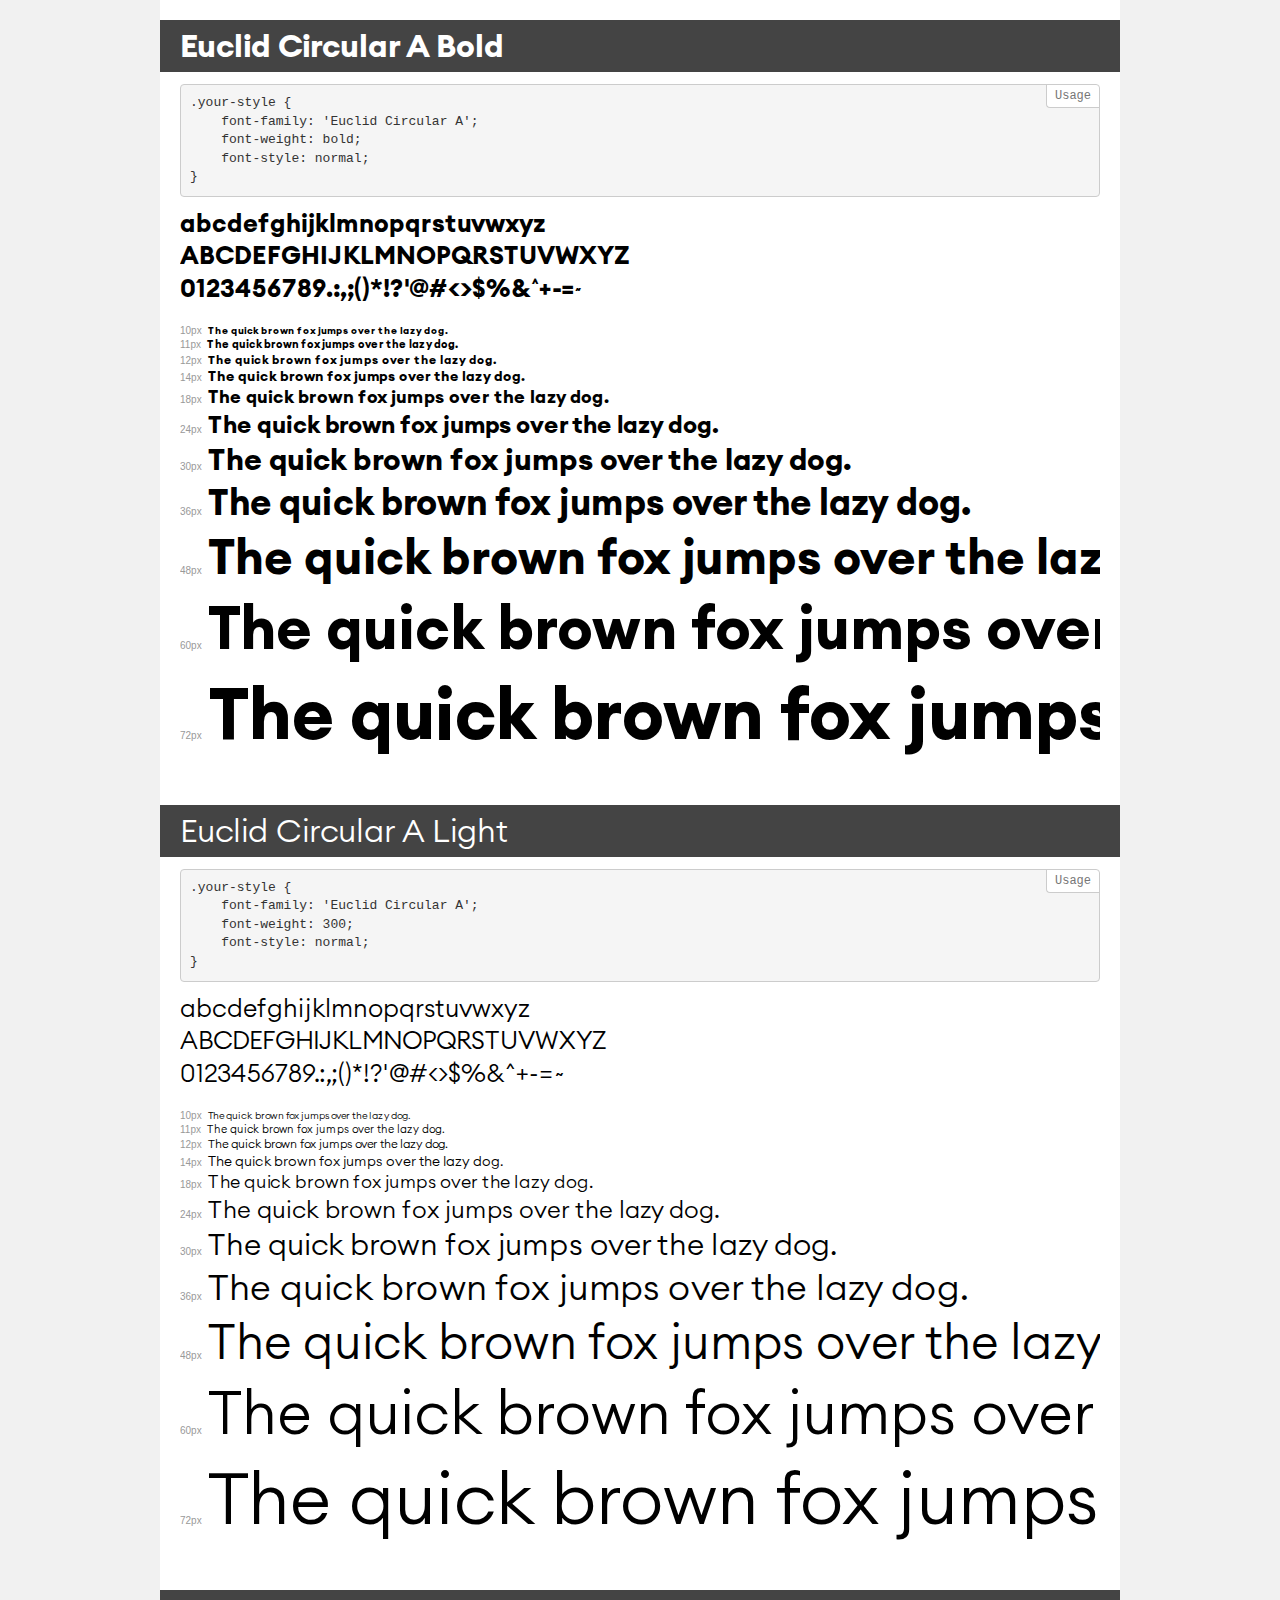
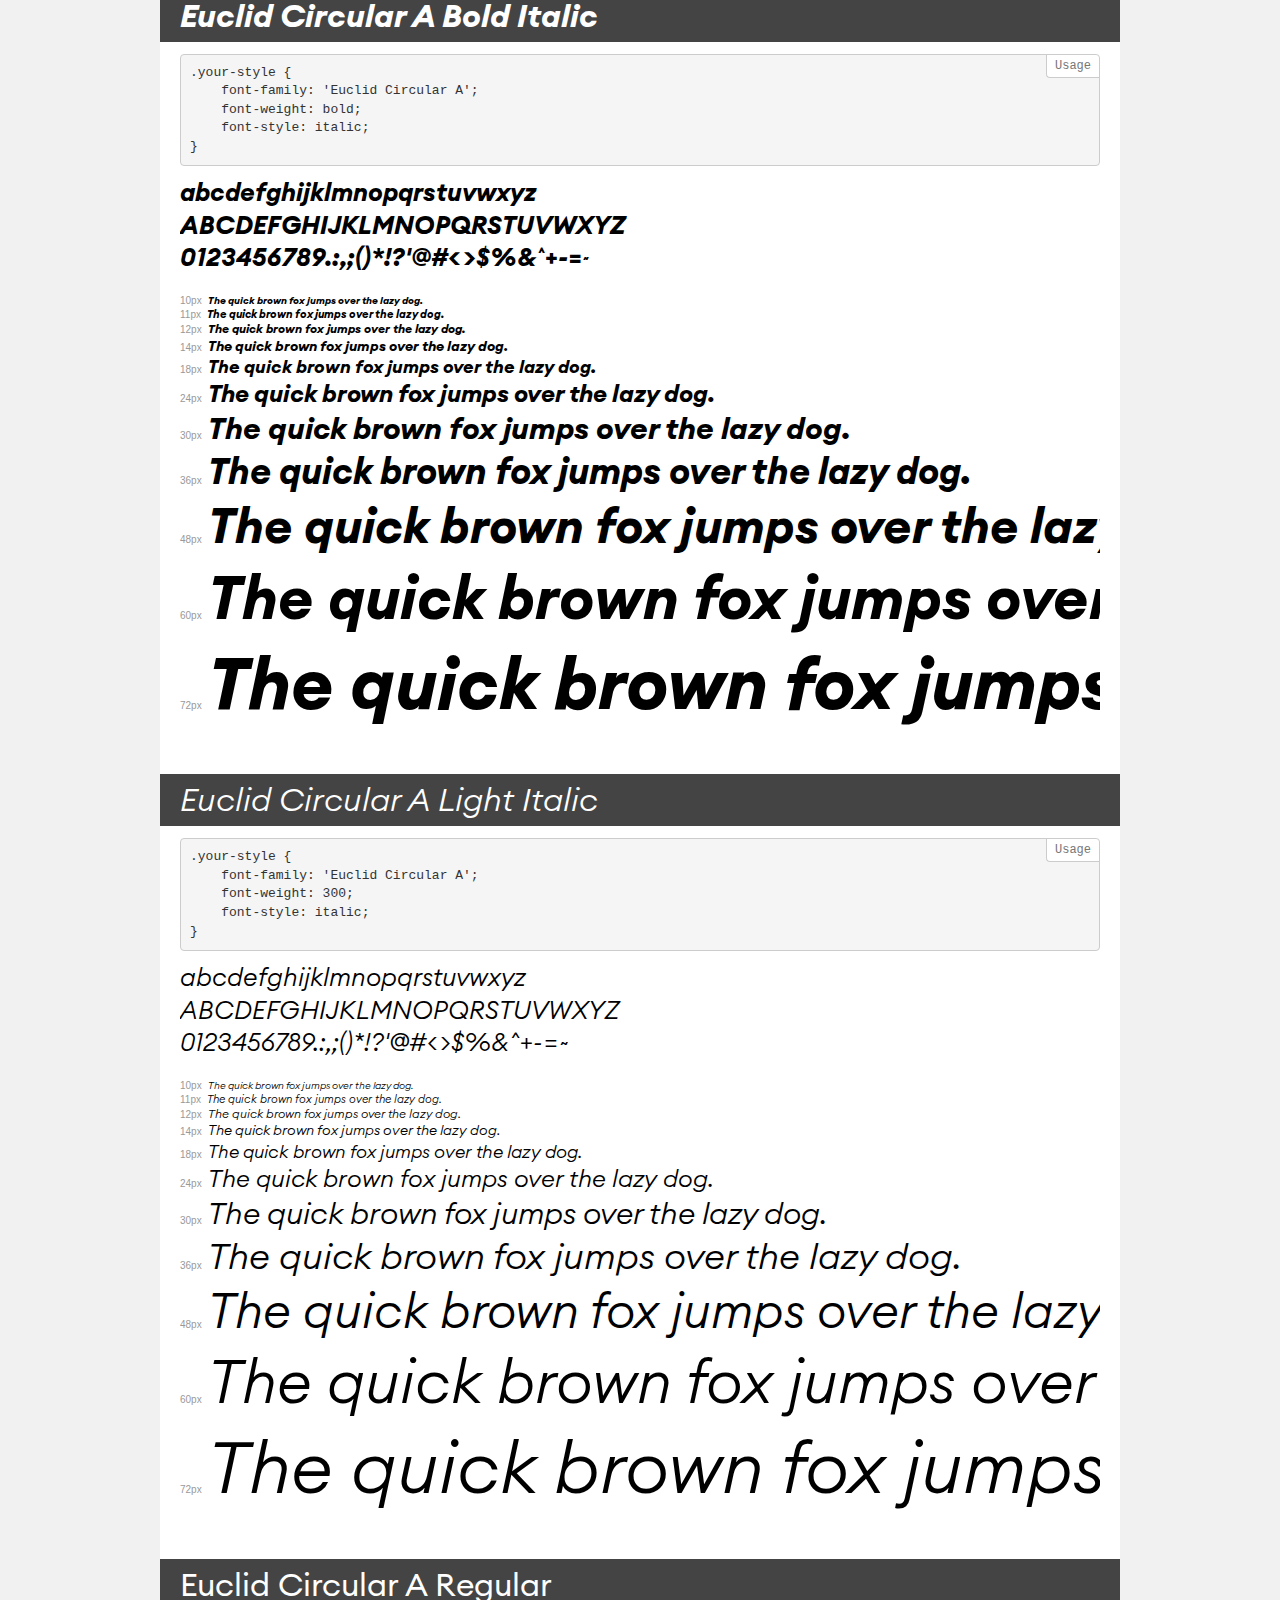
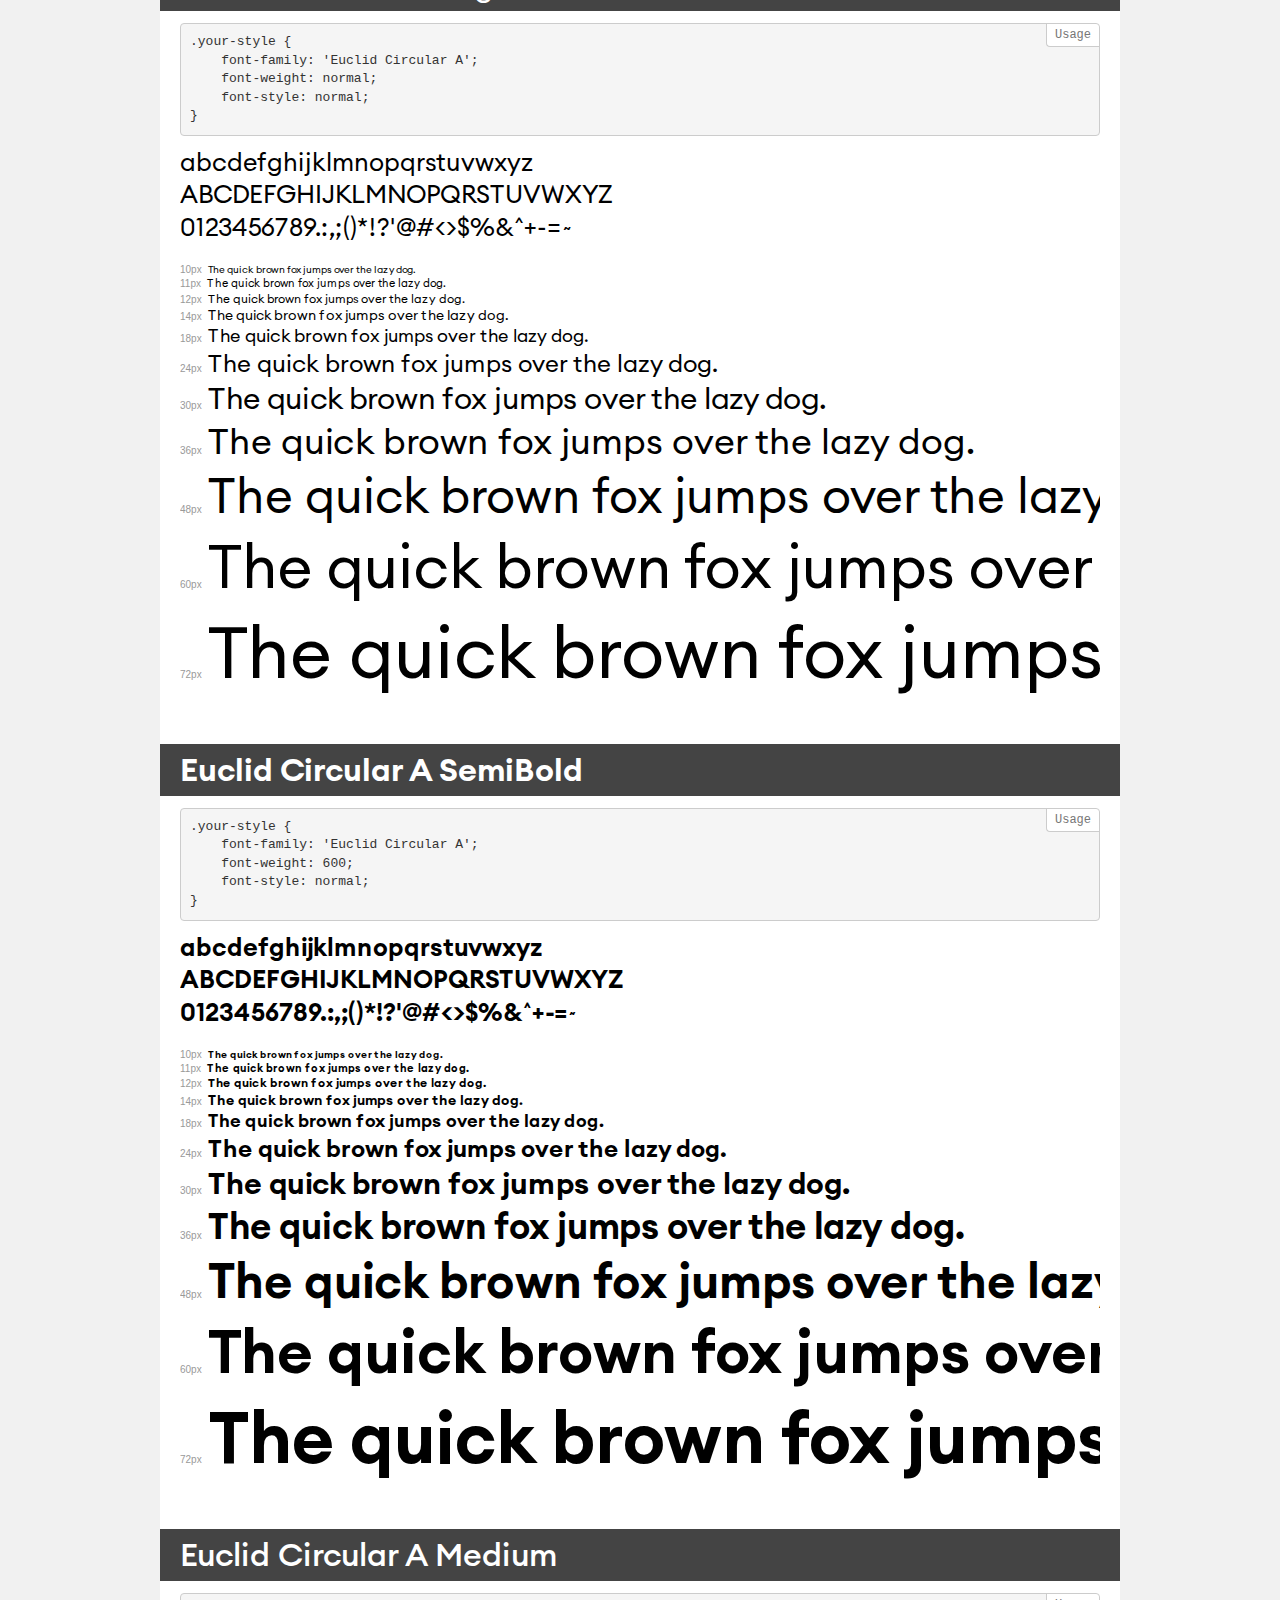
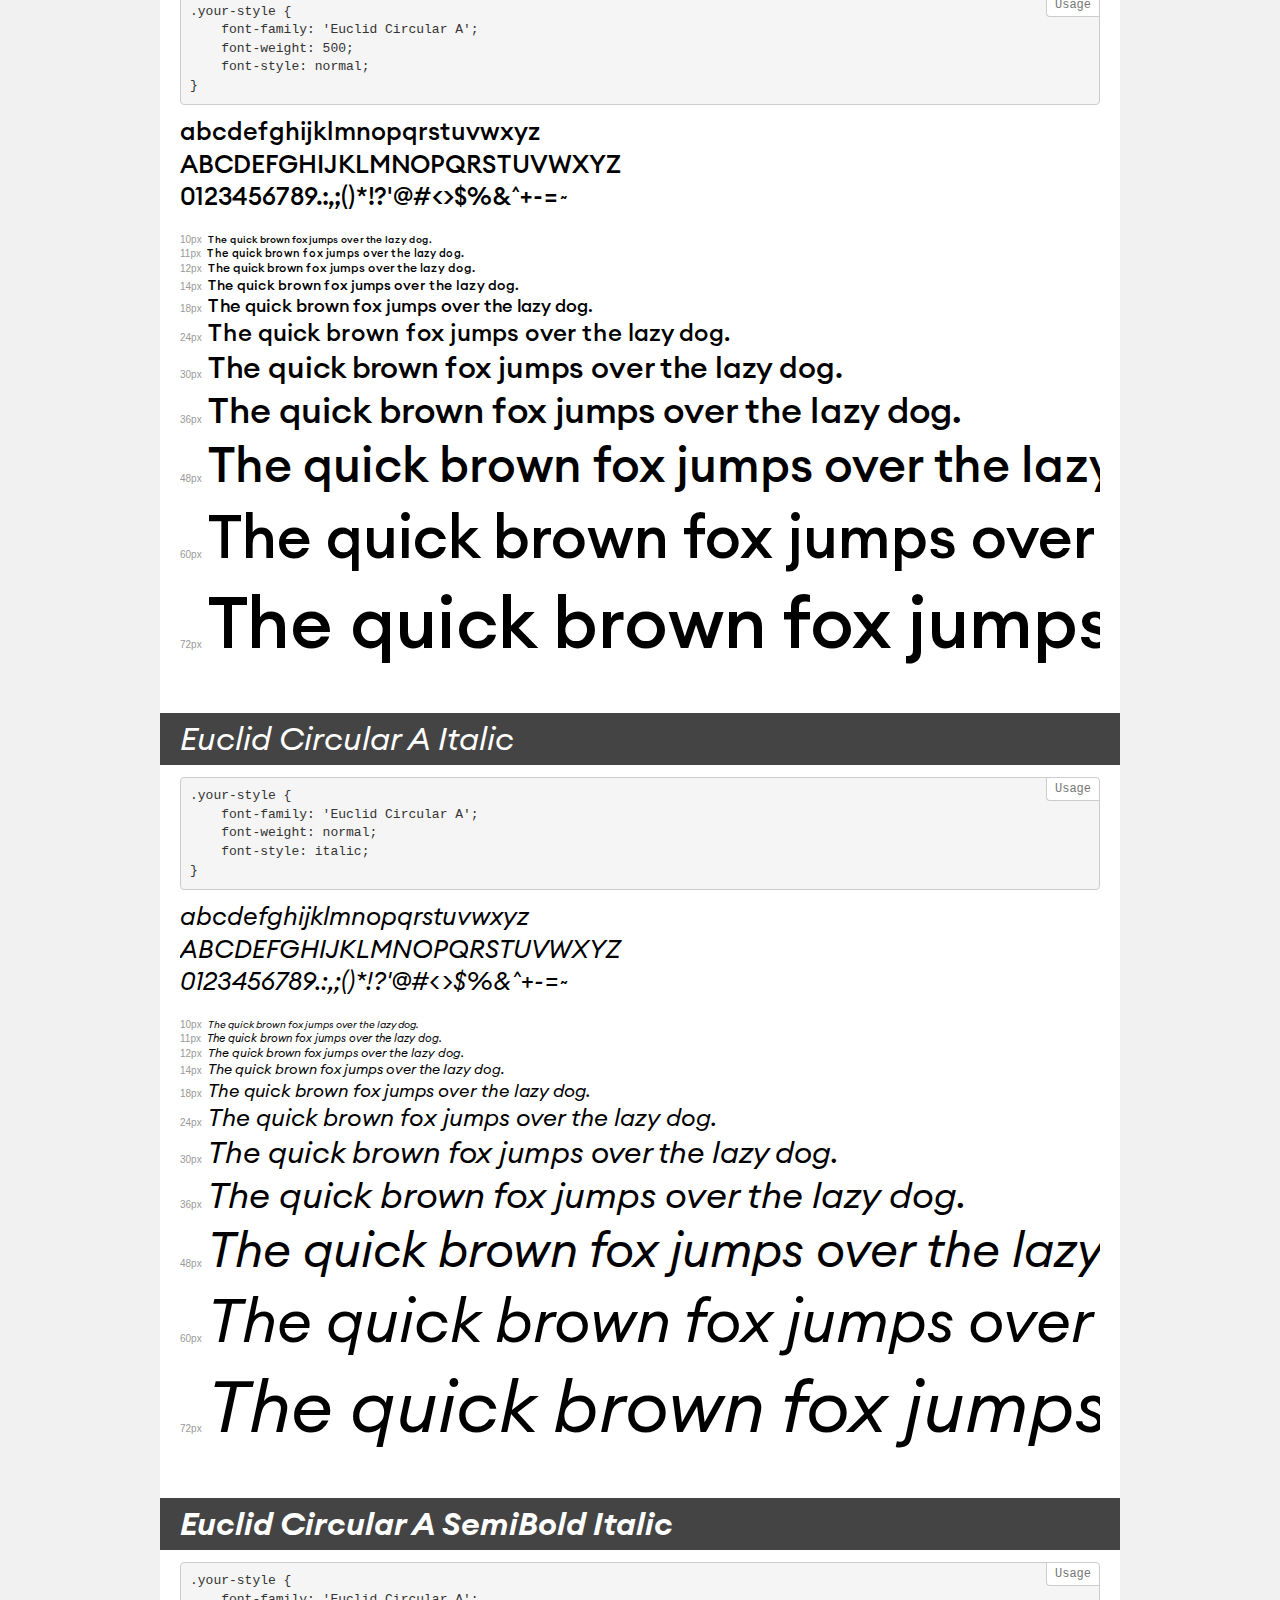
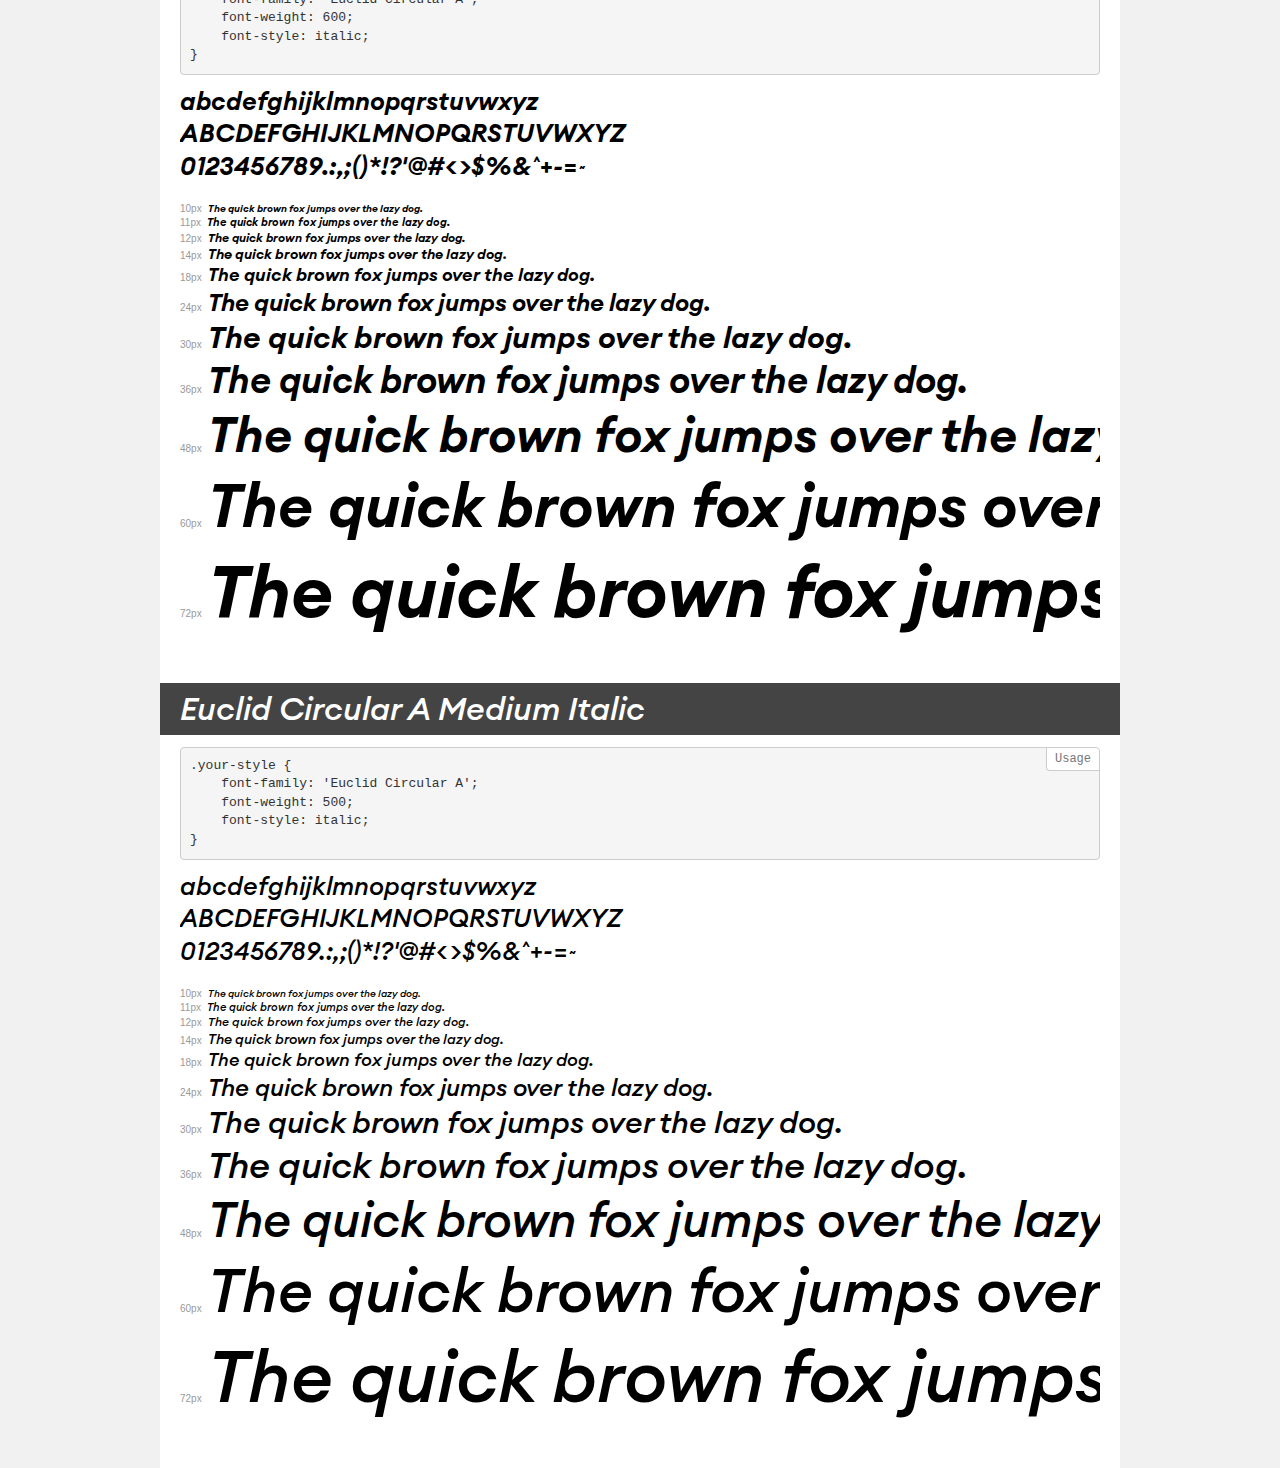
<file: fonts/Euclid Circular A/demo.html>
<!DOCTYPE html>
<html>
<head>
    <meta charset="utf-8">
    <meta http-equiv="X-UA-Compatible" content="IE=edge">
    <meta name="viewport" content="width=device-width, initial-scale=1">
    <meta name="robots" content="noindex, noarchive">
    <meta name="format-detection" content="telephone=no">
    <title>Transfonter demo</title>
    <link href="stylesheet.css" rel="stylesheet">
    <style>
        /*
        http://meyerweb.com/eric/tools/css/reset/
        v2.0 | 20110126
        License: none (public domain)
        */
        html, body, div, span, applet, object, iframe,
        h1, h2, h3, h4, h5, h6, p, blockquote, pre,
        a, abbr, acronym, address, big, cite, code,
        del, dfn, em, img, ins, kbd, q, s, samp,
        small, strike, strong, sub, sup, tt, var,
        b, u, i, center,
        dl, dt, dd, ol, ul, li,
        fieldset, form, label, legend,
        table, caption, tbody, tfoot, thead, tr, th, td,
        article, aside, canvas, details, embed,
        figure, figcaption, footer, header, hgroup,
        menu, nav, output, ruby, section, summary,
        time, mark, audio, video {
            margin: 0;
            padding: 0;
            border: 0;
            font-size: 100%;
            font: inherit;
            vertical-align: baseline;
        }
        /* HTML5 display-role reset for older browsers */
        article, aside, details, figcaption, figure,
        footer, header, hgroup, menu, nav, section {
            display: block;
        }
        body {
            line-height: 1;
        }
        ol, ul {
            list-style: none;
        }
        blockquote, q {
            quotes: none;
        }
        blockquote:before, blockquote:after,
        q:before, q:after {
            content: '';
            content: none;
        }
        table {
            border-collapse: collapse;
            border-spacing: 0;
        }
        /* common styles */
        body {
            background: #f1f1f1;
            color: #000;
        }
        .page {
            background: #fff;
            width: 920px;
            margin: 0 auto;
            padding: 20px 20px 0 20px;
            overflow: hidden;
        }
        .font-container {
            overflow-x: auto;
            overflow-y: hidden;
            margin-bottom: 40px;
            line-height: 1.3;
            white-space: nowrap;
            padding-bottom: 5px;
        }
        h1 {
            position: relative;
            background: #444;
            font-size: 32px;
            color: #fff;
            padding: 10px 20px;
            margin: 0 -20px 12px -20px;
        }
        .letters {
            font-size: 25px;
            margin-bottom: 20px;
        }
        .s10:before {
            content: '10px';
        }
        .s11:before {
            content: '11px';
        }
        .s12:before {
            content: '12px';
        }
        .s14:before {
            content: '14px';
        }
        .s18:before {
            content: '18px';
        }
        .s24:before {
            content: '24px';
        }
        .s30:before {
            content: '30px';
        }
        .s36:before {
            content: '36px';
        }
        .s48:before {
            content: '48px';
        }
        .s60:before {
            content: '60px';
        }
        .s72:before {
            content: '72px';
        }
        .s10:before, .s11:before, .s12:before, .s14:before,
        .s18:before, .s24:before, .s30:before, .s36:before,
        .s48:before, .s60:before, .s72:before {
            font-family: Arial, sans-serif;
            font-size: 10px;
            font-weight: normal;
            font-style: normal;
            color: #999;
            padding-right: 6px;
        }
        pre {
            display: block;
            position: relative;
            padding: 9px;
            margin: 0 0 10px;
            font-family: Monaco, Menlo, Consolas, "Courier New", monospace !important;
            font-size: 13px;
            line-height: 1.428571429;
            color: #333;
            font-weight: normal !important;
            font-style: normal !important;
            background-color: #f5f5f5;
            border: 1px solid #ccc;
            overflow-x: auto;
            border-radius: 4px;
        }
        pre:after {
            display: block;
            position: absolute;
            right: 0;
            top: 0;
            content: 'Usage';
            line-height: 1;
            padding: 5px 8px;
            font-size: 12px;
            color: #767676;
            background-color: #fff;
            border: 1px solid #ccc;
            border-right: none;
            border-top: none;
            border-radius: 0 4px 0 4px;
            z-index: 10;
        }
        /* responsive */
        @media (max-width: 959px) {
            .page {
                width: auto;
                margin: 0;
            }
        }
    </style>
</head>
<body>
<div class="page">
    <div class="demo" style="font-family: 'Euclid Circular A'; font-weight: bold; font-style: normal;">
        <h1>Euclid Circular A Bold</h1>
        <pre>.your-style {
    font-family: 'Euclid Circular A';
    font-weight: bold;
    font-style: normal;
}</pre>
        <div class="font-container">
            <p class="letters">
                abcdefghijklmnopqrstuvwxyz<br>
ABCDEFGHIJKLMNOPQRSTUVWXYZ<br>
                0123456789.:,;()*!?'@#<>$%&^+-=~
            </p>
            <p class="s10" style="font-size: 10px;">The quick brown fox jumps over the lazy dog.</p>
            <p class="s11" style="font-size: 11px;">The quick brown fox jumps over the lazy dog.</p>
            <p class="s12" style="font-size: 12px;">The quick brown fox jumps over the lazy dog.</p>
            <p class="s14" style="font-size: 14px;">The quick brown fox jumps over the lazy dog.</p>
            <p class="s18" style="font-size: 18px;">The quick brown fox jumps over the lazy dog.</p>
            <p class="s24" style="font-size: 24px;">The quick brown fox jumps over the lazy dog.</p>
            <p class="s30" style="font-size: 30px;">The quick brown fox jumps over the lazy dog.</p>
            <p class="s36" style="font-size: 36px;">The quick brown fox jumps over the lazy dog.</p>
            <p class="s48" style="font-size: 48px;">The quick brown fox jumps over the lazy dog.</p>
            <p class="s60" style="font-size: 60px;">The quick brown fox jumps over the lazy dog.</p>
            <p class="s72" style="font-size: 72px;">The quick brown fox jumps over the lazy dog.</p>
        </div>
    </div>
    <div class="demo" style="font-family: 'Euclid Circular A'; font-weight: 300; font-style: normal;">
        <h1>Euclid Circular A Light</h1>
        <pre>.your-style {
    font-family: 'Euclid Circular A';
    font-weight: 300;
    font-style: normal;
}</pre>
        <div class="font-container">
            <p class="letters">
                abcdefghijklmnopqrstuvwxyz<br>
ABCDEFGHIJKLMNOPQRSTUVWXYZ<br>
                0123456789.:,;()*!?'@#<>$%&^+-=~
            </p>
            <p class="s10" style="font-size: 10px;">The quick brown fox jumps over the lazy dog.</p>
            <p class="s11" style="font-size: 11px;">The quick brown fox jumps over the lazy dog.</p>
            <p class="s12" style="font-size: 12px;">The quick brown fox jumps over the lazy dog.</p>
            <p class="s14" style="font-size: 14px;">The quick brown fox jumps over the lazy dog.</p>
            <p class="s18" style="font-size: 18px;">The quick brown fox jumps over the lazy dog.</p>
            <p class="s24" style="font-size: 24px;">The quick brown fox jumps over the lazy dog.</p>
            <p class="s30" style="font-size: 30px;">The quick brown fox jumps over the lazy dog.</p>
            <p class="s36" style="font-size: 36px;">The quick brown fox jumps over the lazy dog.</p>
            <p class="s48" style="font-size: 48px;">The quick brown fox jumps over the lazy dog.</p>
            <p class="s60" style="font-size: 60px;">The quick brown fox jumps over the lazy dog.</p>
            <p class="s72" style="font-size: 72px;">The quick brown fox jumps over the lazy dog.</p>
        </div>
    </div>
    <div class="demo" style="font-family: 'Euclid Circular A'; font-weight: bold; font-style: italic;">
        <h1>Euclid Circular A Bold Italic</h1>
        <pre>.your-style {
    font-family: 'Euclid Circular A';
    font-weight: bold;
    font-style: italic;
}</pre>
        <div class="font-container">
            <p class="letters">
                abcdefghijklmnopqrstuvwxyz<br>
ABCDEFGHIJKLMNOPQRSTUVWXYZ<br>
                0123456789.:,;()*!?'@#<>$%&^+-=~
            </p>
            <p class="s10" style="font-size: 10px;">The quick brown fox jumps over the lazy dog.</p>
            <p class="s11" style="font-size: 11px;">The quick brown fox jumps over the lazy dog.</p>
            <p class="s12" style="font-size: 12px;">The quick brown fox jumps over the lazy dog.</p>
            <p class="s14" style="font-size: 14px;">The quick brown fox jumps over the lazy dog.</p>
            <p class="s18" style="font-size: 18px;">The quick brown fox jumps over the lazy dog.</p>
            <p class="s24" style="font-size: 24px;">The quick brown fox jumps over the lazy dog.</p>
            <p class="s30" style="font-size: 30px;">The quick brown fox jumps over the lazy dog.</p>
            <p class="s36" style="font-size: 36px;">The quick brown fox jumps over the lazy dog.</p>
            <p class="s48" style="font-size: 48px;">The quick brown fox jumps over the lazy dog.</p>
            <p class="s60" style="font-size: 60px;">The quick brown fox jumps over the lazy dog.</p>
            <p class="s72" style="font-size: 72px;">The quick brown fox jumps over the lazy dog.</p>
        </div>
    </div>
    <div class="demo" style="font-family: 'Euclid Circular A'; font-weight: 300; font-style: italic;">
        <h1>Euclid Circular A Light Italic</h1>
        <pre>.your-style {
    font-family: 'Euclid Circular A';
    font-weight: 300;
    font-style: italic;
}</pre>
        <div class="font-container">
            <p class="letters">
                abcdefghijklmnopqrstuvwxyz<br>
ABCDEFGHIJKLMNOPQRSTUVWXYZ<br>
                0123456789.:,;()*!?'@#<>$%&^+-=~
            </p>
            <p class="s10" style="font-size: 10px;">The quick brown fox jumps over the lazy dog.</p>
            <p class="s11" style="font-size: 11px;">The quick brown fox jumps over the lazy dog.</p>
            <p class="s12" style="font-size: 12px;">The quick brown fox jumps over the lazy dog.</p>
            <p class="s14" style="font-size: 14px;">The quick brown fox jumps over the lazy dog.</p>
            <p class="s18" style="font-size: 18px;">The quick brown fox jumps over the lazy dog.</p>
            <p class="s24" style="font-size: 24px;">The quick brown fox jumps over the lazy dog.</p>
            <p class="s30" style="font-size: 30px;">The quick brown fox jumps over the lazy dog.</p>
            <p class="s36" style="font-size: 36px;">The quick brown fox jumps over the lazy dog.</p>
            <p class="s48" style="font-size: 48px;">The quick brown fox jumps over the lazy dog.</p>
            <p class="s60" style="font-size: 60px;">The quick brown fox jumps over the lazy dog.</p>
            <p class="s72" style="font-size: 72px;">The quick brown fox jumps over the lazy dog.</p>
        </div>
    </div>
    <div class="demo" style="font-family: 'Euclid Circular A'; font-weight: normal; font-style: normal;">
        <h1>Euclid Circular A Regular</h1>
        <pre>.your-style {
    font-family: 'Euclid Circular A';
    font-weight: normal;
    font-style: normal;
}</pre>
        <div class="font-container">
            <p class="letters">
                abcdefghijklmnopqrstuvwxyz<br>
ABCDEFGHIJKLMNOPQRSTUVWXYZ<br>
                0123456789.:,;()*!?'@#<>$%&^+-=~
            </p>
            <p class="s10" style="font-size: 10px;">The quick brown fox jumps over the lazy dog.</p>
            <p class="s11" style="font-size: 11px;">The quick brown fox jumps over the lazy dog.</p>
            <p class="s12" style="font-size: 12px;">The quick brown fox jumps over the lazy dog.</p>
            <p class="s14" style="font-size: 14px;">The quick brown fox jumps over the lazy dog.</p>
            <p class="s18" style="font-size: 18px;">The quick brown fox jumps over the lazy dog.</p>
            <p class="s24" style="font-size: 24px;">The quick brown fox jumps over the lazy dog.</p>
            <p class="s30" style="font-size: 30px;">The quick brown fox jumps over the lazy dog.</p>
            <p class="s36" style="font-size: 36px;">The quick brown fox jumps over the lazy dog.</p>
            <p class="s48" style="font-size: 48px;">The quick brown fox jumps over the lazy dog.</p>
            <p class="s60" style="font-size: 60px;">The quick brown fox jumps over the lazy dog.</p>
            <p class="s72" style="font-size: 72px;">The quick brown fox jumps over the lazy dog.</p>
        </div>
    </div>
    <div class="demo" style="font-family: 'Euclid Circular A'; font-weight: 600; font-style: normal;">
        <h1>Euclid Circular A SemiBold</h1>
        <pre>.your-style {
    font-family: 'Euclid Circular A';
    font-weight: 600;
    font-style: normal;
}</pre>
        <div class="font-container">
            <p class="letters">
                abcdefghijklmnopqrstuvwxyz<br>
ABCDEFGHIJKLMNOPQRSTUVWXYZ<br>
                0123456789.:,;()*!?'@#<>$%&^+-=~
            </p>
            <p class="s10" style="font-size: 10px;">The quick brown fox jumps over the lazy dog.</p>
            <p class="s11" style="font-size: 11px;">The quick brown fox jumps over the lazy dog.</p>
            <p class="s12" style="font-size: 12px;">The quick brown fox jumps over the lazy dog.</p>
            <p class="s14" style="font-size: 14px;">The quick brown fox jumps over the lazy dog.</p>
            <p class="s18" style="font-size: 18px;">The quick brown fox jumps over the lazy dog.</p>
            <p class="s24" style="font-size: 24px;">The quick brown fox jumps over the lazy dog.</p>
            <p class="s30" style="font-size: 30px;">The quick brown fox jumps over the lazy dog.</p>
            <p class="s36" style="font-size: 36px;">The quick brown fox jumps over the lazy dog.</p>
            <p class="s48" style="font-size: 48px;">The quick brown fox jumps over the lazy dog.</p>
            <p class="s60" style="font-size: 60px;">The quick brown fox jumps over the lazy dog.</p>
            <p class="s72" style="font-size: 72px;">The quick brown fox jumps over the lazy dog.</p>
        </div>
    </div>
    <div class="demo" style="font-family: 'Euclid Circular A'; font-weight: 500; font-style: normal;">
        <h1>Euclid Circular A Medium</h1>
        <pre>.your-style {
    font-family: 'Euclid Circular A';
    font-weight: 500;
    font-style: normal;
}</pre>
        <div class="font-container">
            <p class="letters">
                abcdefghijklmnopqrstuvwxyz<br>
ABCDEFGHIJKLMNOPQRSTUVWXYZ<br>
                0123456789.:,;()*!?'@#<>$%&^+-=~
            </p>
            <p class="s10" style="font-size: 10px;">The quick brown fox jumps over the lazy dog.</p>
            <p class="s11" style="font-size: 11px;">The quick brown fox jumps over the lazy dog.</p>
            <p class="s12" style="font-size: 12px;">The quick brown fox jumps over the lazy dog.</p>
            <p class="s14" style="font-size: 14px;">The quick brown fox jumps over the lazy dog.</p>
            <p class="s18" style="font-size: 18px;">The quick brown fox jumps over the lazy dog.</p>
            <p class="s24" style="font-size: 24px;">The quick brown fox jumps over the lazy dog.</p>
            <p class="s30" style="font-size: 30px;">The quick brown fox jumps over the lazy dog.</p>
            <p class="s36" style="font-size: 36px;">The quick brown fox jumps over the lazy dog.</p>
            <p class="s48" style="font-size: 48px;">The quick brown fox jumps over the lazy dog.</p>
            <p class="s60" style="font-size: 60px;">The quick brown fox jumps over the lazy dog.</p>
            <p class="s72" style="font-size: 72px;">The quick brown fox jumps over the lazy dog.</p>
        </div>
    </div>
    <div class="demo" style="font-family: 'Euclid Circular A'; font-weight: normal; font-style: italic;">
        <h1>Euclid Circular A Italic</h1>
        <pre>.your-style {
    font-family: 'Euclid Circular A';
    font-weight: normal;
    font-style: italic;
}</pre>
        <div class="font-container">
            <p class="letters">
                abcdefghijklmnopqrstuvwxyz<br>
ABCDEFGHIJKLMNOPQRSTUVWXYZ<br>
                0123456789.:,;()*!?'@#<>$%&^+-=~
            </p>
            <p class="s10" style="font-size: 10px;">The quick brown fox jumps over the lazy dog.</p>
            <p class="s11" style="font-size: 11px;">The quick brown fox jumps over the lazy dog.</p>
            <p class="s12" style="font-size: 12px;">The quick brown fox jumps over the lazy dog.</p>
            <p class="s14" style="font-size: 14px;">The quick brown fox jumps over the lazy dog.</p>
            <p class="s18" style="font-size: 18px;">The quick brown fox jumps over the lazy dog.</p>
            <p class="s24" style="font-size: 24px;">The quick brown fox jumps over the lazy dog.</p>
            <p class="s30" style="font-size: 30px;">The quick brown fox jumps over the lazy dog.</p>
            <p class="s36" style="font-size: 36px;">The quick brown fox jumps over the lazy dog.</p>
            <p class="s48" style="font-size: 48px;">The quick brown fox jumps over the lazy dog.</p>
            <p class="s60" style="font-size: 60px;">The quick brown fox jumps over the lazy dog.</p>
            <p class="s72" style="font-size: 72px;">The quick brown fox jumps over the lazy dog.</p>
        </div>
    </div>
    <div class="demo" style="font-family: 'Euclid Circular A'; font-weight: 600; font-style: italic;">
        <h1>Euclid Circular A SemiBold Italic</h1>
        <pre>.your-style {
    font-family: 'Euclid Circular A';
    font-weight: 600;
    font-style: italic;
}</pre>
        <div class="font-container">
            <p class="letters">
                abcdefghijklmnopqrstuvwxyz<br>
ABCDEFGHIJKLMNOPQRSTUVWXYZ<br>
                0123456789.:,;()*!?'@#<>$%&^+-=~
            </p>
            <p class="s10" style="font-size: 10px;">The quick brown fox jumps over the lazy dog.</p>
            <p class="s11" style="font-size: 11px;">The quick brown fox jumps over the lazy dog.</p>
            <p class="s12" style="font-size: 12px;">The quick brown fox jumps over the lazy dog.</p>
            <p class="s14" style="font-size: 14px;">The quick brown fox jumps over the lazy dog.</p>
            <p class="s18" style="font-size: 18px;">The quick brown fox jumps over the lazy dog.</p>
            <p class="s24" style="font-size: 24px;">The quick brown fox jumps over the lazy dog.</p>
            <p class="s30" style="font-size: 30px;">The quick brown fox jumps over the lazy dog.</p>
            <p class="s36" style="font-size: 36px;">The quick brown fox jumps over the lazy dog.</p>
            <p class="s48" style="font-size: 48px;">The quick brown fox jumps over the lazy dog.</p>
            <p class="s60" style="font-size: 60px;">The quick brown fox jumps over the lazy dog.</p>
            <p class="s72" style="font-size: 72px;">The quick brown fox jumps over the lazy dog.</p>
        </div>
    </div>
    <div class="demo" style="font-family: 'Euclid Circular A'; font-weight: 500; font-style: italic;">
        <h1>Euclid Circular A Medium Italic</h1>
        <pre>.your-style {
    font-family: 'Euclid Circular A';
    font-weight: 500;
    font-style: italic;
}</pre>
        <div class="font-container">
            <p class="letters">
                abcdefghijklmnopqrstuvwxyz<br>
ABCDEFGHIJKLMNOPQRSTUVWXYZ<br>
                0123456789.:,;()*!?'@#<>$%&^+-=~
            </p>
            <p class="s10" style="font-size: 10px;">The quick brown fox jumps over the lazy dog.</p>
            <p class="s11" style="font-size: 11px;">The quick brown fox jumps over the lazy dog.</p>
            <p class="s12" style="font-size: 12px;">The quick brown fox jumps over the lazy dog.</p>
            <p class="s14" style="font-size: 14px;">The quick brown fox jumps over the lazy dog.</p>
            <p class="s18" style="font-size: 18px;">The quick brown fox jumps over the lazy dog.</p>
            <p class="s24" style="font-size: 24px;">The quick brown fox jumps over the lazy dog.</p>
            <p class="s30" style="font-size: 30px;">The quick brown fox jumps over the lazy dog.</p>
            <p class="s36" style="font-size: 36px;">The quick brown fox jumps over the lazy dog.</p>
            <p class="s48" style="font-size: 48px;">The quick brown fox jumps over the lazy dog.</p>
            <p class="s60" style="font-size: 60px;">The quick brown fox jumps over the lazy dog.</p>
            <p class="s72" style="font-size: 72px;">The quick brown fox jumps over the lazy dog.</p>
        </div>
    </div>
</div>
</body>
</html>
</file>
<file: css/_set.css>
*,
*::before,
*::after {
  box-sizing: border-box;
}

@font-face {
  font-family: 'Euclid Circular A';
  font-weight: 300;
  src: url('../fonts/Euclid Circular A/EuclidCircularA-Light.eot') format('eot'),
    url('../fonts/Euclid Circular A/EuclidCircularA-Light.woff') format('woff'),
    url('../fonts/Euclid Circular A/EuclidCircularA-Light.ttf') format('truetype');
}
@font-face {
  font-family: 'Euclid Circular A';
  font-weight: 400;
  src: url('../fonts/Euclid Circular A/EuclidCircularA-Regular.eot') format('eot'),
    url('../fonts/Euclid Circular A/EuclidCircularA-Regular.woff') format('woff'),
    url('../fonts/Euclid Circular A/EuclidCircularA-Regular.ttf') format('truetype');
}
@font-face {
  font-family: 'Euclid Circular A';
  font-weight: 500;
  src: url('../fonts/Euclid Circular A/EuclidCircularA-Medium.eot') format('eot'),
    url('../fonts/Euclid Circular A/EuclidCircularA-Medium.woff') format('woff'),
    url('../fonts/Euclid Circular A/EuclidCircularA-Medium.ttf') format('truetype');
}
@font-face {
  font-family: 'Euclid Circular A';
  font-weight: 600;
  src: url('../fonts/Euclid Circular A/EuclidCircularA-SemiBold.eot') format('eot'),
    url('../fonts/Euclid Circular A/EuclidCircularA-SemiBold.woff') format('woff'),
    url('../fonts/Euclid Circular A/EuclidCircularA-SemiBold.ttf') format('truetype');
}
@font-face {
  font-family: 'Euclid Circular A';
  font-weight: 700;
  src: url('../fonts/Euclid Circular A/EuclidCircularA-Bold.eot') format('eot'),
    url('../fonts/Euclid Circular A/EuclidCircularA-Bold.woff') format('woff'),
    url('../fonts/Euclid Circular A/EuclidCircularA-Bold.ttf') format('truetype');
  /* url('../fonts/Myriad Pro/MyriadPro-Light.svg#svgFontName') format('svg'); */
}

/* @font-face {
  font-family: 'Euclid Circular A';
  font-weight: 700;
  src: url('../fonts/Euclid Circular A/EuclidCircularA-Bold.eot') format('eot'),
    url('../fonts/Euclid Circular A/EuclidCircularA-Bold.woff') format('woff'),
    url('../fonts/Euclid Circular A/EuclidCircularA-Bold.ttf') format('truetype');
  /* url('../fonts/Myriad Pro/MyriadPro-Light.svg#svgFontName') format('svg'); */

/* @font-face {
  font-family: 'akzidenz-grotesk';
  font-weight: 700;
  src: url('../fonts/akzidenz-grotesk/akzidenzgroteskpro_bold.ttf') format('truetype');
  /* url('../fonts/Myriad Pro/MyriadPro-Light.svg#svgFontName') format('svg'); */

@font-face {
  font-family: 'akzidenz-grotesk';
  font-weight: 900;
  src: url('../fonts/akzidenz-grotesk/akzidenzgroteskpro-BoldEx.ttf') format('truetype');
  /* url('../fonts/Myriad Pro/MyriadPro-Light.svg#svgFontName') format('svg'); */
}

html {
  font-size: 0.5208335vw;
  font-style: normal;
  font-weight: normal;
  -webkit-animation: bugfix infinite 1s;
  line-height: 1.2;
  margin: 0;
  padding: 0;
}

body {
  /* font-family: 'myriad-pro'; */
  font-family: 'Euclid Circular A';
  font-style: normal;
  font-weight: normal;
  -webkit-animation: bugfix infinite 1s;
  line-height: 1.2;
  margin: 0;
  padding: 0;
  color: #262525;
  background: #101010;
}

input,
textarea {
  -webkit-animation: bugfix infinite 1s;
  line-height: inherit;
  margin: 0;
  padding: 0;
  background-color: transparent;
  border: none;
  color: inherit;
}
a {
  color: unset;
}
a,
a:hover {
  text-decoration: none;
}

button,
input,
a,
textarea {
  outline: none;
  cursor: pointer;
  font: inherit;
}
textarea:focus {
  outline: none;
}
textarea:active {
  outline: none;
}

h1,
h2,
h3,
h4,
h5,
h6 {
  font: inherit;
  margin: 0;
  padding: 0;
}
p {
  margin-top: 0;
  margin-bottom: 0;
}

img {
  width: 100%;
  height: auto;
  display: block;
}

button {
  border: none;
  color: inherit;
  font: inherit;
  text-align: inherit;
  padding: 0;
  background-color: transparent;
}
ul {
  padding: 0;
  margin: 0;
}

ul li {
  margin: 0;
  padding: 0;
  list-style: none;
}

.container {
  width: 89.79166vw;
  margin: 0 auto;
}

input[type='number']::-webkit-inner-spin-button,
input[type='number']::-webkit-outer-spin-button {
  -webkit-appearance: none;
  margin: 0;
}

input[type='number'] {
  -moz-appearance: textfield;
}

section {
  margin-bottom: 18rem;
}

@media (max-width: 48em) {
  html {
    font-size: 5px;
    font-size: 1.5625vw;
    font-size: calc((100 / 375) * 5vw);
    -webkit-text-size-adjust: none;
  }

  body {
    -webkit-text-size-adjust: none;
  }

  .container {
    padding: 0 2rem;
    width: 100%;
  }
}
</file>
<file: css/header.css>
header {
  padding: 3rem 0rem;
  position: fixed;
  width: 100%;
  top: 0;
  z-index: 12;
  background-color: transparent;
  -webkit-transition: background-color 0.2s ease-in-out;
  transition: background-color 0.2s ease-in-out;
}
header .header_container {
  display: -webkit-box;
  display: -ms-flexbox;
  display: flex;
  -webkit-box-orient: horizontal;
  -webkit-box-direction: normal;
      -ms-flex-direction: row;
          flex-direction: row;
  -webkit-box-pack: justify;
      -ms-flex-pack: justify;
          justify-content: space-between;
  -webkit-box-align: center;
      -ms-flex-align: center;
          align-items: center;
}
header .header__phone-lang {
  display: -webkit-box;
  display: -ms-flexbox;
  display: flex;
  gap: 3.5rem;
}
header .header__phone, header .header__lang {
  font-weight: 700;
  font-size: 1.25vw;
}
header .header__phone {
  color: #ffffff;
}
header .header__lang {
  color: #d01181;
}
header .header__logo {
  display: block;
  position: relative;
  width: 10.416666vw;
}
header .header__logo svg {
  width: 100%;
  height: 100%;
}

.mobile-nav-gradient {
  display: none;
}

.navbar__menu {
  display: -webkit-box;
  display: -ms-flexbox;
  display: flex;
  color: #ffffff;
  font-size: 1.04166vw;
  gap: 3.8rem;
  -webkit-transition: all 0.25s ease;
  transition: all 0.25s ease;
}
.navbar__menu-link {
  position: relative;
  z-index: 2;
  -webkit-transition: all 0.4s ease;
  transition: all 0.4s ease;
}
.navbar__menu-link::after {
  content: "";
  position: absolute;
  left: 50%;
  bottom: 0;
  height: 1px;
  width: 0;
  -webkit-transform-origin: center;
          transform-origin: center;
  background-color: #d01181;
  -webkit-transform: translateX(-50%);
          transform: translateX(-50%);
  -webkit-transition: width 0.4s;
  transition: width 0.4s;
}
.navbar__menu-link:hover {
  color: #d01181;
}
.navbar__menu-link:hover::after {
  width: 100%;
}

.header__location {
  display: none;
}

.header__location {
  display: none;
  -webkit-box-align: center;
      -ms-flex-align: center;
          align-items: center;
  color: white;
}

.menu-column {
  display: none;
  position: relative;
  width: 100%;
  height: 100%;
  color: #fff;
  z-index: 2;
}
.menu-column .container_menu {
  padding-top: 5rem;
}
.menu-column .container_menu .mobile-nav {
  list-style-type: none;
  display: -webkit-box;
  display: -ms-flexbox;
  display: flex;
  -webkit-box-orient: vertical;
  -webkit-box-direction: normal;
      -ms-flex-direction: column;
          flex-direction: column;
  gap: 3rem;
  padding-bottom: 4rem;
  font-size: 3.6rem;
}
.menu-column .container_menu .mobile-nav li {
  width: -webkit-fit-content;
  width: -moz-fit-content;
  width: fit-content;
  font-size: 3.6rem;
}

.burger-menu {
  display: none;
  -webkit-transition: all 0.3s;
  transition: all 0.3s;
}

.btn-burger {
  position: relative;
  display: -webkit-box;
  display: -ms-flexbox;
  display: flex;
  -webkit-box-orient: vertical;
  -webkit-box-direction: normal;
      -ms-flex-direction: column;
          flex-direction: column;
  gap: 1.6vw;
  width: 8.5333vw;
  cursor: pointer;
  -webkit-transition: all 0.3s;
  transition: all 0.3s;
}

.btn-burger span {
  position: relative;
  display: block;
  width: 100%;
  border-radius: 3px;
  height: 2px;
  background: #fff;
  -webkit-transition: all 0.3s;
  transition: all 0.3s;
}

.btn-burger.active span:nth-child(1) {
  -webkit-animation: ease 0.5s top forwards;
          animation: ease 0.5s top forwards;
}

.btn-burger.not-active span:nth-child(1) {
  -webkit-animation: ease 0.5s top-2 forwards;
          animation: ease 0.5s top-2 forwards;
}

.btn-burger.active span:nth-child(2) {
  -webkit-animation: ease 0.5s scaled forwards;
          animation: ease 0.5s scaled forwards;
}

.btn-burger.not-active span:nth-child(2) {
  -webkit-animation: ease 0.5s scaled-2 forwards;
          animation: ease 0.5s scaled-2 forwards;
}

.btn-burger.active span:nth-child(3) {
  -webkit-animation: ease 0.5s bottom forwards;
          animation: ease 0.5s bottom forwards;
}

.btn-burger.not-active span:nth-child(3) {
  -webkit-animation: ease 0.5s bottom-2 forwards;
          animation: ease 0.5s bottom-2 forwards;
}

.sticky {
  padding-bottom: 2rem;
  background-color: #101010;
}

@-webkit-keyframes top {
  0% {
    top: 0;
    -webkit-transform: rotate(0);
            transform: rotate(0);
  }
  50% {
    top: 3rem;
    -webkit-transform: rotate(0);
            transform: rotate(0);
  }
  100% {
    top: 0px;
    -webkit-transform: rotate(45deg);
            transform: rotate(45deg);
  }
}

@keyframes top {
  0% {
    top: 0;
    -webkit-transform: rotate(0);
            transform: rotate(0);
  }
  50% {
    top: 3rem;
    -webkit-transform: rotate(0);
            transform: rotate(0);
  }
  100% {
    top: 0px;
    -webkit-transform: rotate(45deg);
            transform: rotate(45deg);
  }
}
@-webkit-keyframes top-2 {
  0% {
    top: 5.866666vw;
    -webkit-transform: rotate(45deg);
            transform: rotate(45deg);
  }
  50% {
    top: 5.866666vw;
    -webkit-transform: rotate(0deg);
            transform: rotate(0deg);
  }
  100% {
    top: 0;
    -webkit-transform: rotate(0deg);
            transform: rotate(0deg);
  }
}
@keyframes top-2 {
  0% {
    top: 5.866666vw;
    -webkit-transform: rotate(45deg);
            transform: rotate(45deg);
  }
  50% {
    top: 5.866666vw;
    -webkit-transform: rotate(0deg);
            transform: rotate(0deg);
  }
  100% {
    top: 0;
    -webkit-transform: rotate(0deg);
            transform: rotate(0deg);
  }
}
@-webkit-keyframes bottom {
  0% {
    bottom: 0;
    -webkit-transform: rotate(0);
            transform: rotate(0);
  }
  50% {
    bottom: 5.866666vw;
    -webkit-transform: rotate(0);
            transform: rotate(0);
  }
  100% {
    bottom: 3rem;
    -webkit-transform: rotate(135deg);
            transform: rotate(135deg);
  }
}
@keyframes bottom {
  0% {
    bottom: 0;
    -webkit-transform: rotate(0);
            transform: rotate(0);
  }
  50% {
    bottom: 5.866666vw;
    -webkit-transform: rotate(0);
            transform: rotate(0);
  }
  100% {
    bottom: 3rem;
    -webkit-transform: rotate(135deg);
            transform: rotate(135deg);
  }
}
@-webkit-keyframes bottom-2 {
  0% {
    bottom: 5.866666vw;
    -webkit-transform: rotate(135deg);
            transform: rotate(135deg);
  }
  50% {
    bottom: 5.866666vw;
    -webkit-transform: rotate(0);
            transform: rotate(0);
  }
  100% {
    bottom: 0;
    -webkit-transform: rotate(0);
            transform: rotate(0);
  }
}
@keyframes bottom-2 {
  0% {
    bottom: 5.866666vw;
    -webkit-transform: rotate(135deg);
            transform: rotate(135deg);
  }
  50% {
    bottom: 5.866666vw;
    -webkit-transform: rotate(0);
            transform: rotate(0);
  }
  100% {
    bottom: 0;
    -webkit-transform: rotate(0);
            transform: rotate(0);
  }
}
@-webkit-keyframes scaled {
  50% {
    -webkit-transform: scale(0);
            transform: scale(0);
  }
  100% {
    -webkit-transform: scale(0);
            transform: scale(0);
  }
}
@keyframes scaled {
  50% {
    -webkit-transform: scale(0);
            transform: scale(0);
  }
  100% {
    -webkit-transform: scale(0);
            transform: scale(0);
  }
}
@-webkit-keyframes scaled-2 {
  0% {
    -webkit-transform: scale(0);
            transform: scale(0);
  }
  50% {
    -webkit-transform: scale(0);
            transform: scale(0);
  }
  100% {
    -webkit-transform: scale(1);
            transform: scale(1);
  }
}
@keyframes scaled-2 {
  0% {
    -webkit-transform: scale(0);
            transform: scale(0);
  }
  50% {
    -webkit-transform: scale(0);
            transform: scale(0);
  }
  100% {
    -webkit-transform: scale(1);
            transform: scale(1);
  }
}
.visible {
  display: block;
}

.hide {
  display: none;
}

.slide-in {
  -webkit-animation: slideIn 0.3s ease;
          animation: slideIn 0.3s ease;
}

.slide-out {
  display: none;
}

@-webkit-keyframes slideIn {
  0% {
    -webkit-transform: translateX(-100%);
            transform: translateX(-100%);
  }
  100% {
    -webkit-transform: translateX(0);
            transform: translateX(0);
  }
}

@keyframes slideIn {
  0% {
    -webkit-transform: translateX(-100%);
            transform: translateX(-100%);
  }
  100% {
    -webkit-transform: translateX(0);
            transform: translateX(0);
  }
}
@-webkit-keyframes slideOut {
  100% {
    -webkit-transform: translateX(100%);
            transform: translateX(100%);
  }
  0% {
    -webkit-transform: translateX(0);
            transform: translateX(0);
  }
}
@keyframes slideOut {
  100% {
    -webkit-transform: translateX(100%);
            transform: translateX(100%);
  }
  0% {
    -webkit-transform: translateX(0);
            transform: translateX(0);
  }
}
@media (max-width: 48em) {
  header.opened {
    padding-top: 0;
    height: 100%;
  }
  header {
    padding-bottom: 0rem;
  }
  header .header_container.opened {
    padding: 3rem 2rem;
    padding-bottom: 10rem;
    height: 100%;
    background-color: #101010;
    -webkit-box-pack: start;
        -ms-flex-pack: start;
            justify-content: start;
  }
  header .header_container.opened .mobile-nav-gradient {
    display: block;
  }
  header .header_container {
    -webkit-box-orient: vertical;
    -webkit-box-direction: normal;
        -ms-flex-direction: column;
            flex-direction: column;
  }
  header .burger-menu {
    display: block;
  }
  header .header__menu {
    display: none;
  }
  header .mobile-nav-gradient {
    display: none;
    position: absolute;
    left: 0;
    bottom: 0;
    width: 100%;
    height: 100%;
  }
  header .mobile-nav-gradient img {
    height: 100%;
  }
  header .menu-column.active {
    -webkit-box-ordinal-group: 4;
        -ms-flex-order: 3;
            order: 3;
    display: block;
    width: 100%;
    height: 100%;
  }
  header .menu-column.active .mobile-nav {
    gap: 6rem;
  }
  header .container_menu {
    display: -webkit-box;
    display: -ms-flexbox;
    display: flex;
    -webkit-box-orient: vertical;
    -webkit-box-direction: normal;
        -ms-flex-direction: column;
            flex-direction: column;
    -webkit-box-pack: justify;
        -ms-flex-pack: justify;
            justify-content: space-between;
    height: 100%;
  }
  header .container_menu .contacts_form__info-info {
    font-size: 2.8rem;
    font-weight: 500;
    line-height: 1.35;
  }
  header .container_menu .contacts_form__info__email {
    font-size: 3.6rem;
  }
  header .header__phone-lang .header__phone {
    font-size: 16px;
    line-height: 110%;
    text-align: right;
    color: #d01181;
  }
  header .header__phone-lang .header__lang {
    font-weight: 500;
    font-size: 16px;
    line-height: 110%;
    text-align: right;
    color: #ffffff;
  }
  header .header__location {
    display: -webkit-box;
    display: -ms-flexbox;
    display: flex;
    gap: 1.6rem;
    -webkit-box-align: center;
        -ms-flex-align: center;
            align-items: center;
    color: white;
    font-size: 4.26666vw;
  }
  header .header__mob_menu {
    -webkit-box-ordinal-group: 3;
        -ms-flex-order: 2;
            order: 2;
    padding: 5.2rem 0rem 0rem 0rem;
    width: 100%;
    display: -webkit-box;
    display: -ms-flexbox;
    display: flex;
    -webkit-box-align: center;
        -ms-flex-align: center;
            align-items: center;
    -webkit-box-pack: justify;
        -ms-flex-pack: justify;
            justify-content: space-between;
    z-index: 2;
  }
  header .header__mob_menu .header__logo {
    width: 21.86666vw;
    margin-left: 14rem;
  }
  header .header__phone-lang {
    -webkit-box-ordinal-group: 2;
        -ms-flex-order: 1;
            order: 1;
    width: 100%;
    -webkit-box-orient: horizontal;
    -webkit-box-direction: reverse;
        -ms-flex-direction: row-reverse;
            flex-direction: row-reverse;
    -webkit-box-pack: justify;
        -ms-flex-pack: justify;
            justify-content: space-between;
    padding: 2.5rem 0rem;
    border-bottom: 1px solid rgba(255, 255, 255, 0.1);
  }
}
</file>
<file: css/footer.css>
footer .footer_container {
  padding: 3rem 0rem;
  display: -webkit-box;
  display: -ms-flexbox;
  display: flex;
  -webkit-box-orient: horizontal;
  -webkit-box-direction: normal;
      -ms-flex-direction: row;
          flex-direction: row;
  -webkit-box-pack: start;
      -ms-flex-pack: start;
          justify-content: flex-start;
  -webkit-box-align: center;
      -ms-flex-align: center;
          align-items: center;
  border-bottom: 1px solid rgba(255, 255, 255, 0.2);
}
footer .footer_container .footer_logo {
  position: relative;
  width: 10.416666vw;
}
footer .footer_container .footer_logo svg {
  width: 100%;
  height: 100%;
}
footer .footer_container .navbar {
  -webkit-box-flex: 1;
      -ms-flex: 1 0 auto;
          flex: 1 0 auto;
  padding-left: 40rem;
}
footer .footer_container .navbar__menu {
  display: -webkit-box;
  display: -ms-flexbox;
  display: flex;
  color: #ffffff;
  font-size: 1.04166vw;
  gap: 3.8rem;
  -webkit-transition: all 0.25s ease;
  transition: all 0.25s ease;
}
footer .footer_container .navbar__menu .navbar__menu-link {
  position: relative;
  z-index: 2;
  -webkit-transition: all 0.4s ease;
  transition: all 0.4s ease;
}
footer .footer_container .navbar__menu .navbar__menu-link::after {
  content: "";
  position: absolute;
  left: 50%;
  bottom: 0;
  height: 1px;
  width: 0;
  -webkit-transform-origin: center;
          transform-origin: center;
  background-color: #d01181;
  -webkit-transform: translateX(-50%);
          transform: translateX(-50%);
  -webkit-transition: width 0.4s;
  transition: width 0.4s;
}
footer .footer_container .navbar__menu .navbar__menu-link:hover {
  color: #d01181;
}
footer .footer_container .navbar__menu .navbar__menu-link:hover::after {
  width: 100%;
}
footer .footer_container .footer__phone-lang {
  -webkit-box-flex: 1;
      -ms-flex: 1 0 auto;
          flex: 1 0 auto;
  display: -webkit-box;
  display: -ms-flexbox;
  display: flex;
  -webkit-box-align: center;
      -ms-flex-align: center;
          align-items: center;
  gap: 3.5rem;
  padding-left: 27.3rem;
}
footer .footer_container .footer__phone-lang .footer__phone,
footer .footer_container .footer__phone-lang .footer__icon {
  font-weight: 700;
  font-size: 0.9375vw;
}
footer .footer_container .footer__phone-lang .footer__phone {
  color: #ffffff;
}
footer .footer_container .footer__phone-lang .footer__icon {
  width: 2.2395833vw;
  display: -webkit-box;
  display: -ms-flexbox;
  display: flex;
  -webkit-box-align: center;
      -ms-flex-align: center;
          align-items: center;
  -webkit-box-pack: center;
      -ms-flex-pack: center;
          justify-content: center;
  color: #d01181;
}
footer .footer_container .footer__phone-lang .footer__icon svg {
  width: 100%;
  height: 100%;
}
footer .footer_copyright {
  display: -webkit-box;
  display: -ms-flexbox;
  display: flex;
  -webkit-box-pack: justify;
      -ms-flex-pack: justify;
          justify-content: space-between;
  -webkit-box-align: center;
      -ms-flex-align: center;
          align-items: center;
  padding: 5.9rem 0rem 4rem 0rem;
}
footer .footer_copyright .footer_copyright-copy,
footer .footer_copyright .footer_copyright-year {
  font-weight: 500;
  font-size: 0.78125vw;
  line-height: 1.4;
  color: #ffffff;
}
footer .footer_copyright .footer_copyright-year {
  padding-left: 44.5rem;
}
footer .footer_copyright .footer_copyright__developer {
  padding-left: 61rem;
  margin-right: 1.5rem;
  display: -webkit-box;
  display: -ms-flexbox;
  display: flex;
  -webkit-box-align: center;
      -ms-flex-align: center;
          align-items: center;
  gap: 1.5rem;
  font-weight: 400;
  font-size: 0.7291666vw;
  line-height: 1.2;
  color: #929292;
}
footer .footer_copyright .footer_copyright__developer .developer-rd {
  width: 6.1979166667vw;
  text-align: right;
  line-height: 1.2;
}
footer .footer_copyright .footer_copyright__developer .developer-inst {
  width: 1.9791666vw;
  height: 1.9791666vw;
}
footer .footer_copyright .footer_copyright__developer .developer-inst svg {
  width: 100%;
  height: 100%;
}
footer .footer_copyright .footer_copyright__developer b {
  font-weight: 400;
  color: #fff;
}

@media (max-width: 48em) {
  footer .footer_container {
    -webkit-box-orient: vertical;
    -webkit-box-direction: normal;
        -ms-flex-direction: column;
            flex-direction: column;
    -webkit-box-align: center;
        -ms-flex-align: center;
            align-items: center;
    gap: 6.4rem;
  }
  footer .footer_container .footer_logo {
    margin-left: 6rem;
    width: 35.733vw;
  }
  footer .footer_container .navbar {
    text-align: center;
    padding-left: 0;
  }
  footer .footer_container .navbar .navbar__menu {
    gap: 2rem;
    -webkit-box-orient: vertical;
    -webkit-box-direction: normal;
        -ms-flex-direction: column;
            flex-direction: column;
    font-size: 3.733vw;
  }
  footer .footer_container .footer__phone-lang {
    padding-left: 0;
  }
  footer .footer_container .footer__phone-lang .footer__phone {
    font-size: 4.2666vw;
  }
  footer .footer_container .footer__phone-lang .footer__icon {
    width: 8.53333vw;
  }
  footer .footer_copyright {
    -webkit-box-orient: vertical;
    -webkit-box-direction: normal;
        -ms-flex-direction: column;
            flex-direction: column;
    gap: 2.5rem;
    text-align: center;
  }
  footer .footer_copyright .footer_copyright-copy {
    width: 58.133vw;
    padding: 0;
    font-size: 3.733vw;
  }
  footer .footer_copyright .footer_copyright-year {
    padding: 0;
    font-size: 3.733vw;
  }
  footer .footer_copyright .footer_copyright__developer {
    -webkit-box-orient: horizontal;
    -webkit-box-direction: reverse;
        -ms-flex-direction: row-reverse;
            flex-direction: row-reverse;
    padding: 0;
    font-size: 2.666vw;
  }
  footer .footer_copyright .footer_copyright__developer .developer-rd {
    width: 27.3333vw;
    text-align: center;
  }
  footer .footer_copyright .footer_copyright__developer .developer-rd .request-design {
    font-size: 3.733vw;
  }
  footer .footer_copyright .footer_copyright__developer .developer-inst {
    width: 7.46666vw;
    height: 7.46666vw;
  }
}
</file>
<file: css/page-home.css>
@-webkit-keyframes thumbAnim {
  0% {
    opacity: 0;
  }
  100% {
    opacity: 1;
  }
}
@keyframes thumbAnim {
  0% {
    opacity: 0;
  }
  100% {
    opacity: 1;
  }
}
.benefits {
  padding-top: 13.5rem;
}
.benefits_container {
  padding-bottom: 20rem;
  display: -webkit-box;
  display: -ms-flexbox;
  display: flex;
  -webkit-box-pack: justify;
      -ms-flex-pack: justify;
          justify-content: space-between;
  gap: 9.7rem;
  -webkit-animation: thumbAnim 2s ease;
          animation: thumbAnim 2s ease;
}
.benefits_services {
  padding-bottom: 20rem;
  -webkit-animation: thumbAnim 2s ease;
          animation: thumbAnim 2s ease;
  overflow: hidden;
}
.benefits_services__title {
  display: -webkit-box;
  display: -ms-flexbox;
  display: flex;
  -webkit-box-pack: justify;
      -ms-flex-pack: justify;
          justify-content: space-between;
  padding-bottom: 9rem;
}
.benefits_services__title_container {
  position: relative;
  width: 39.53125vw;
}
.benefits_services__title-title {
  font-family: "akzidenz-grotesk";
  font-weight: 500;
  font-size: 2.604166vw;
  line-height: 1.3;
  color: #f9fbfe;
}
.benefits_services__title-subtitle {
  position: absolute;
  top: 9rem;
  left: 26rem;
  font-style: normal;
  font-weight: 500;
  font-size: 0.9375vw;
  line-height: 150%;
  color: #f9fbfe;
}
.benefits_services__show_more {
  display: -webkit-box;
  display: -ms-flexbox;
  display: flex;
  -webkit-box-align: center;
      -ms-flex-align: center;
          align-items: center;
  gap: 2.1rem;
}
.benefits_services_list {
  position: relative;
  width: 100%;
  height: 100%;
  display: -webkit-box;
  display: -ms-flexbox;
  display: flex;
  -webkit-box-orient: horizontal;
  -webkit-box-direction: normal;
      -ms-flex-direction: row;
          flex-direction: row;
  gap: 5rem;
}
.benefits_services_list-service {
  position: relative;
  display: -webkit-box;
  display: -ms-flexbox;
  display: flex;
  -webkit-box-orient: vertical;
  -webkit-box-direction: normal;
      -ms-flex-direction: column;
          flex-direction: column;
  gap: 3rem;
  width: 20.52083vw;
  height: 100%;
  cursor: pointer;
}
.benefits_services_list-service:hover .service_img img {
  -webkit-transform: scale(1.2);
          transform: scale(1.2);
}
.benefits_services_list-service:hover .service__title {
  color: #d01181;
}

.aim {
  width: 19.270833vw;
  padding-top: 18.5rem;
}
.aim__img {
  position: relative;
  overflow: hidden;
}
.aim__img img {
  display: block;
  width: 100%;
  height: auto;
  z-index: 1;
  -webkit-clip-path: polygon(0% 0%, 0% 99%, 100% 99%, 100% 8%, 90% 0);
          clip-path: polygon(0% 0%, 0% 99%, 100% 99%, 100% 8%, 90% 0);
}
.aim__description {
  padding-left: 9.8rem;
  color: #f9fbfe;
  padding-top: 3.2rem;
}
.aim__title {
  font-weight: 700;
  font-size: 1.25vw;
  padding-bottom: 1rem;
}
.aim__subscription {
  font-weight: 500;
  font-size: 0.9375vw;
  line-height: 150%;
}

.complex {
  position: relative;
  width: 74.3229166vw;
}
.complex-btn {
  display: -webkit-box;
  display: -ms-flexbox;
  display: flex;
  -webkit-box-orient: vertical;
  -webkit-box-direction: normal;
      -ms-flex-direction: column;
          flex-direction: column;
  -webkit-box-align: center;
      -ms-flex-align: center;
          align-items: center;
  -webkit-box-pack: center;
      -ms-flex-pack: center;
          justify-content: center;
  gap: 1rem;
  width: 7.8125vw;
  height: 7.8125vw;
  border-radius: 50%;
  background: #d01181;
}
.complex_signature {
  left: -44rem;
  position: absolute;
  bottom: 39.9rem;
  font-size: 3.177083vw;
  text-align: center;
  letter-spacing: 0.07em;
  text-transform: uppercase;
  color: rgba(255, 255, 255, 0.1);
  -webkit-transform: rotate(-90deg);
          transform: rotate(-90deg);
}
.complex__container {
  display: -webkit-box;
  display: -ms-flexbox;
  display: flex;
  -webkit-box-orient: horizontal;
  -webkit-box-direction: normal;
      -ms-flex-direction: row;
          flex-direction: row;
  -webkit-box-pack: justify;
      -ms-flex-pack: justify;
          justify-content: space-between;
  width: 100%;
  position: relative;
  padding: 8.8rem 9.8rem 12.4rem 8.8rem;
  height: -webkit-fit-content;
  height: -moz-fit-content;
  height: fit-content;
}
.complex__subscription {
  width: 30.04166vw;
}
.complex__subscription-subtitle {
  font-weight: 600;
  font-size: 0.9375vw;
  color: #d01181;
  margin-bottom: 3.2rem;
}
.complex__subscription-title {
  font-weight: 500;
  font-family: "akzidenz-grotesk";
  font-size: 2.60416vw;
  line-height: 1.3;
  color: #222222;
  margin-bottom: 7.5rem;
}
.complex__subscription-btn {
  width: -webkit-fit-content;
  width: -moz-fit-content;
  width: fit-content;
  height: -webkit-fit-content;
  height: -moz-fit-content;
  height: fit-content;
  font-weight: 600;
  font-size: 0.78125vw;
  text-transform: uppercase;
  color: #f9fbfe;
}
.complex_img {
  position: absolute;
  width: 100%;
  height: 100%;
  z-index: -1;
}
.complex_img img {
  -o-object-fit: cover;
     object-fit: cover;
  width: 100%;
  height: 100%;
}
.complex__advantages {
  position: relative;
  width: 100%;
  padding-bottom: 6rem;
  padding-left: 20rem;
  overflow: hidden;
}
.complex__advantages__list {
  width: 54vw;
  margin: 0 auto;
  display: -webkit-box;
  display: -ms-flexbox;
  display: flex;
  -webkit-box-align: stretch;
      -ms-flex-align: stretch;
          align-items: stretch;
  -webkit-box-pack: center;
      -ms-flex-pack: center;
          justify-content: center;
  gap: 0.6rem;
}
.complex__advantages__list__wrapper {
  gap: 0.6rem;
}
.complex__advantages__list .swiper-slide {
  width: auto;
  height: auto;
  -ms-flex-negative: 1;
      flex-shrink: 1;
}
.complex__advantages__list .advantages__list__item {
  display: -webkit-box;
  display: -ms-flexbox;
  display: flex;
  -webkit-box-orient: vertical;
  -webkit-box-direction: normal;
      -ms-flex-direction: column;
          flex-direction: column;
  -webkit-box-pack: center;
      -ms-flex-pack: center;
          justify-content: center;
  gap: 1.6rem;
  padding: 3.3rem 2.4rem 3.2rem 2.4rem;
  background: #f9fbfe;
  border-radius: 2px;
  text-align: left;
}
.complex__advantages__list .advantages__list__item .item-title {
  font-family: "akzidenz-grotesk";
  font-weight: 500;
  font-size: 2.5rem;
  line-height: 2.8rem;
  color: #101010;
}
.complex__advantages__list .advantages__list__item .item-subscription {
  font-weight: 500;
  font-size: 0.78125vw;
  line-height: 140%;
  color: #a1acb9;
}

.gradient_blur {
  position: absolute;
  width: 100%;
  top: 15.2rem;
  height: 196.1rem;
  z-index: -1;
}
.gradient_blur img {
  width: 100%;
  height: 100%;
}

.service_img {
  width: 100%;
  height: 100%;
  overflow: hidden;
  cursor: pointer;
}
.service_img img {
  width: 100%;
  height: 100%;
  -o-object-fit: contain;
     object-fit: contain;
  -webkit-transition: all 0.3s;
  transition: all 0.3s;
}

.service__title {
  font-weight: 600;
  font-size: 1.5625vw;
  line-height: 140%;
  color: #ffffff;
  -webkit-transition: color 0.3s;
  transition: color 0.3s;
}

.show_more-all {
  font-weight: 600;
  font-size: 0.78125vw;
  line-height: 19px;
  text-align: center;
  text-transform: uppercase;
  color: #ffffff;
}

.btn-show {
  display: -webkit-box;
  display: -ms-flexbox;
  display: flex;
  -webkit-box-pack: center;
      -ms-flex-pack: center;
          justify-content: center;
  -webkit-box-align: center;
      -ms-flex-align: center;
          align-items: center;
  width: 3.697916666vw;
  height: 3.697916666vw;
  padding: 2.8rem;
  border-radius: 50%;
  background-color: #ffffff;
  -webkit-transition: all 0.3s;
  transition: all 0.3s;
}

@-webkit-keyframes first {
  0% {
    opacity: 1;
  }
  100% {
    opacity: 0;
  }
}

@keyframes first {
  0% {
    opacity: 1;
  }
  100% {
    opacity: 0;
  }
}
@-webkit-keyframes second {
  0% {
    width: 29.2rem;
    height: 22.917rem;
    top: 43rem;
    left: 49rem;
  }
  100% {
    width: 29.198rem;
    height: 20.2rem;
    top: 56rem;
    left: 0;
  }
}
@keyframes second {
  0% {
    width: 29.2rem;
    height: 22.917rem;
    top: 43rem;
    left: 49rem;
  }
  100% {
    width: 29.198rem;
    height: 20.2rem;
    top: 56rem;
    left: 0;
  }
}
@-webkit-keyframes third {
  0% {
    width: 15.20833vw;
    height: 20.272rem;
    top: 56rem;
  }
  100% {
    top: 0;
    left: 0;
    width: 49.3rem;
    height: 34.2rem;
  }
}
@keyframes third {
  0% {
    width: 15.20833vw;
    height: 20.272rem;
    top: 56rem;
  }
  100% {
    top: 0;
    left: 0;
    width: 49.3rem;
    height: 34.2rem;
  }
}
@-webkit-keyframes last {
  0% {
    opacity: 0;
  }
  100% {
    opacity: 1;
  }
}
@keyframes last {
  0% {
    opacity: 0;
  }
  100% {
    opacity: 1;
  }
}
.anim1 {
  -webkit-animation: first 0.5s ease;
          animation: first 0.5s ease;
}

.anim2 {
  -webkit-animation: third 0.5s ease;
          animation: third 0.5s ease;
}

.anim3 {
  -webkit-animation: second 0.5s ease;
          animation: second 0.5s ease;
}

.last {
  -webkit-animation: last 0.5s ease;
          animation: last 0.5s ease;
}

.projects__title {
  display: -webkit-box;
  display: -ms-flexbox;
  display: flex;
  -webkit-box-pack: justify;
      -ms-flex-pack: justify;
          justify-content: space-between;
  padding-bottom: 8.2rem;
}
.projects__title-title {
  font-family: "akzidenz-grotesk";
  font-weight: 500;
  font-size: 2.604166vw;
  line-height: 130%;
  color: #f9fbfe;
}
.projects__title__show_more {
  display: -webkit-box;
  display: -ms-flexbox;
  display: flex;
  -webkit-box-align: center;
      -ms-flex-align: center;
          align-items: center;
  gap: 2.1rem;
}
.projects__title__show_more .show_more-all {
  font-weight: 600;
  font-size: 0.78125vw;
  line-height: 19px;
  text-align: center;
  text-transform: uppercase;
  color: #ffffff;
}
.projects__title__show_more .btn-show {
  display: -webkit-box;
  display: -ms-flexbox;
  display: flex;
  -webkit-box-pack: center;
      -ms-flex-pack: center;
          justify-content: center;
  -webkit-box-align: center;
      -ms-flex-align: center;
          align-items: center;
  width: 3.697916666vw;
  height: 3.697916666vw;
  border-radius: 50%;
  background-color: #ffffff;
  -webkit-transition: all 0.3s;
  transition: all 0.3s;
}
.projects_slider_container {
  display: -webkit-box;
  display: -ms-flexbox;
  display: flex;
  -webkit-box-pack: justify;
      -ms-flex-pack: justify;
          justify-content: space-between;
  padding-right: 9.8rem;
}
.projects_slider__thumbs {
  position: relative;
  width: 40.885416vw;
  height: 100%;
}
.projects_slider__thumbs-item {
  width: 0;
  display: -webkit-box;
  display: -ms-flexbox;
  display: flex;
  -webkit-box-orient: vertical;
  -webkit-box-direction: normal;
      -ms-flex-direction: column;
          flex-direction: column;
  -webkit-box-align: center;
      -ms-flex-align: center;
          align-items: center;
  -webkit-filter: brightness(0.5);
          filter: brightness(0.5);
  gap: 2rem;
  color: white;
  opacity: 0;
}
.projects_slider__thumbs-item_title {
  display: -webkit-box;
  display: -ms-flexbox;
  display: flex;
  position: relative;
  font-size: 2.2rem;
  font-weight: 600;
  -ms-flex-item-align: start;
      align-self: flex-start;
  margin-left: 4rem;
}
.projects_slider__thumbs-item:first-child {
  position: absolute;
  right: -96.5rem;
  width: 84.7rem;
  height: 81.8rem;
  opacity: 1;
}
.projects_slider__thumbs-item:first-child img {
  width: 100%;
  height: 100%;
}
.projects_slider__thumbs-item:nth-child(2) {
  position: absolute;
  width: 100%;
  padding-bottom: 11.8rem;
  width: 49.3rem;
  opacity: 1;
}
.projects_slider__thumbs-item:nth-child(2) img {
  width: 100%;
  height: 100%;
}
.projects_slider__thumbs-item:nth-child(3) {
  position: absolute;
  width: 15.20833vw;
  top: 56rem;
  opacity: 1;
}
.projects_slider__thumbs-item:nth-child(3) img {
  width: 100%;
  height: 100%;
}
.projects_slider__thumbs-item.last {
  position: absolute;
  width: 29.2rem;
  top: 43rem;
  left: 49rem;
  opacity: 1;
  -webkit-transition: opacity 0.5s ease;
  transition: opacity 0.5s ease;
}
.projects_slider__thumbs-item.last img {
  width: 100%;
  height: 100%;
}
.projects_slider__thumbs-item:nth-child(4) {
  position: absolute;
  width: 29.2rem;
  top: 43rem;
  left: 49rem;
  opacity: 1;
  -webkit-transition: opacity 0.5s ease;
  transition: opacity 0.5s ease;
}
.projects_slider__thumbs-item:nth-child(4) img {
  width: 100%;
  height: 100%;
}

.swiper_slide__title {
  position: absolute;
  top: 6rem;
  left: 6.7rem;
  font-weight: 600;
  font-size: 1.5625vw;
  line-height: 1.4;
  color: #f9fbfe;
}

.slide_item {
  position: absolute;
  width: 100%;
  min-height: 20.5rem;
  bottom: 0;
  display: -webkit-box;
  display: -ms-flexbox;
  display: flex;
  -ms-grid-column-align: center;
      justify-self: center;
  -webkit-box-align: center;
      -ms-flex-align: center;
          align-items: center;
  background-color: #ffffff;
}
.slide_item-name {
  min-height: 10.8rem;
  display: -webkit-box;
  display: -ms-flexbox;
  display: flex;
  -webkit-box-align: center;
      -ms-flex-align: center;
          align-items: center;
  -webkit-box-pack: center;
      -ms-flex-pack: center;
          justify-content: center;
  width: 27.1rem;
  font-weight: 700;
  font-size: 1.25vw;
  line-height: 1.4;
  padding: 0rem 2rem 0rem 2rem;
  text-align: center;
  border-right: 1px solid rgba(72, 87, 141, 0.2);
}
.slide_item__square {
  display: -webkit-box;
  display: -ms-flexbox;
  display: flex;
  -webkit-box-orient: vertical;
  -webkit-box-direction: normal;
      -ms-flex-direction: column;
          flex-direction: column;
  -webkit-box-pack: center;
      -ms-flex-pack: center;
          justify-content: center;
  min-height: 10.8rem;
  width: 24.2rem;
  padding: 0rem 4rem;
  border-right: 1px solid rgba(72, 87, 141, 0.2);
}
.slide_item .square_name {
  font-weight: 500;
  font-size: 0.9375vw;
  line-height: 1.5;
}
.slide_item .square__numb {
  font-weight: 700;
  font-size: 1.25vw;
  line-height: 140%;
}
.slide_item__description {
  min-height: 10.8rem;
  width: 43.4rem;
  text-align: initial;
  padding: 2rem 4.2rem;
  font-weight: 500;
  font-size: 0.9375vw;
  line-height: 1.5;
  -webkit-box-flex: 1;
      -ms-flex: 1 0 22.6041666vw;
          flex: 1 0 22.6041666vw;
  color: #101010;
}

.last_news {
  margin-bottom: 0;
  overflow: hidden;
}
.last_news_container {
  display: -webkit-box;
  display: -ms-flexbox;
  display: flex;
  -webkit-box-orient: vertical;
  -webkit-box-direction: normal;
      -ms-flex-direction: column;
          flex-direction: column;
  gap: 7.8rem;
}
.last_news__title {
  display: -webkit-box;
  display: -ms-flexbox;
  display: flex;
  -webkit-box-pack: justify;
      -ms-flex-pack: justify;
          justify-content: space-between;
}
.last_news__navigation {
  display: -webkit-box;
  display: -ms-flexbox;
  display: flex;
  gap: 3.5rem;
}
.last_news__navigation-prev {
  position: relative;
  width: 4.5rem;
  cursor: pointer;
}
.last_news__navigation-prev svg {
  width: 100%;
  height: 100%;
}
.last_news__navigation-prev:hover .arrow_fill-prev {
  position: absolute;
  top: 0;
  left: 0;
}
.last_news__navigation-prev:hover .arrow_fill-prev svg path {
  stroke: #d01181;
  -webkit-clip-path: inset(0 0 0 0);
          clip-path: inset(0 0 0 0);
}
.last_news__navigation-next {
  position: relative;
  width: 4.5rem;
  cursor: pointer;
}
.last_news__navigation-next svg {
  width: 100%;
  height: 100%;
}
.last_news__navigation-next:hover .arrow_fill-next {
  position: absolute;
  top: 0;
  left: 0;
}
.last_news__navigation-next:hover .arrow_fill-next svg path {
  stroke: #d01181;
  -webkit-clip-path: inset(0 0 0 0);
          clip-path: inset(0 0 0 0);
}
.last_news__list {
  position: relative;
  display: -webkit-box;
  display: -ms-flexbox;
  display: flex;
  -webkit-box-pack: justify;
      -ms-flex-pack: justify;
          justify-content: space-between;
}
.last_news__list-item {
  position: relative;
  width: 54.2rem;
  border: 1px solid rgba(255, 255, 255, 0.2);
  overflow: hidden;
  cursor: pointer;
}
.last_news__list-item:hover .last_news__list_bottom-gradient {
  width: 220%;
  height: 150%;
  left: -62rem;
  top: -25rem;
}
.last_news__list-item_container {
  display: -webkit-box;
  display: -ms-flexbox;
  display: flex;
  -webkit-box-orient: vertical;
  -webkit-box-direction: normal;
      -ms-flex-direction: column;
          flex-direction: column;
  -webkit-box-pack: justify;
      -ms-flex-pack: justify;
          justify-content: space-between;
  height: 28rem;
  padding: 4.5rem 3.7rem;
}
.last_news__list-img {
  position: relative;
  width: 100%;
  height: 24rem;
}
.last_news__list-img img {
  height: 100%;
}
.last_news__list-title {
  width: 22.802083vw;
  font-weight: 600;
  font-size: 3rem;
  line-height: 1.4;
  color: #ffffff;
  text-align: left;
}
.last_news__list-title::after {
  content: "";
  position: absolute;
  width: 100%;
  left: 0;
  bottom: 14.6rem;
  height: 4.8rem;
  border: 1px solid rgba(255, 255, 255, 0.2);
  border-left: none;
  border-right: none;
}
.last_news__list-title p {
  text-align: left;
  padding: 0.6rem 3.7rem;
}
.last_news__list_bottom {
  display: -webkit-box;
  display: -ms-flexbox;
  display: flex;
  -webkit-box-pack: justify;
      -ms-flex-pack: justify;
          justify-content: space-between;
  -webkit-box-align: center;
      -ms-flex-align: center;
          align-items: center;
}
.last_news__list_bottom-chapter {
  width: 8.6rem;
  font-family: "akzidenz-grotesk";
  font-weight: 500;
  font-size: 2.4rem;
  line-height: 2.8rem;
  color: rgba(255, 255, 255, 0.4);
  overflow: hidden;
}
.last_news__list_bottom-text {
  width: 27.2rem;
  font-weight: 500;
  font-size: 1.5rem;
  line-height: 1.4;
  color: #ffffff;
}
.last_news__list_bottom-gradient {
  position: absolute;
  top: 0;
  left: 0;
  width: 100%;
  height: 100%;
  z-index: -1;
  -webkit-transition: all 1.5s;
  transition: all 1.5s;
}
.last_news__list_bottom-gradient img {
  width: 157%;
  height: 104%;
}

.swiper-slider {
  position: relative;
  width: 49.322916vw;
  height: 42.604166vw;
  overflow: hidden;
  -webkit-animation: thumbAnim 2s ease;
          animation: thumbAnim 2s ease;
}

.swiper-thumbs {
  width: 20%;
  padding-right: 10px;
  display: -webkit-box;
  display: -ms-flexbox;
  display: flex;
  -webkit-box-orient: vertical;
  -webkit-box-direction: normal;
      -ms-flex-direction: column;
          flex-direction: column;
  -webkit-box-align: end;
      -ms-flex-align: end;
          align-items: flex-end;
}

.swiper-thumbs .swiper-slide {
  width: 100%;
  height: auto;
  margin-bottom: 10px;
}

.swiper-button-next,
.swiper-button-prev {
  position: absolute;
  top: 50%;
  -webkit-transform: translateY(-50%);
          transform: translateY(-50%);
  width: 40px;
  height: 40px;
  cursor: pointer;
}

.swiper-button-next {
  right: 0;
}

.swiper-button-prev {
  left: 0;
}

@media (max-width: 48em) {
  .container {
    padding: 0rem 2rem;
  }
  .benefits {
    position: relative;
    padding-top: 27.2rem;
    overflow: hidden;
  }
  .benefits .gradient_blur {
    width: 268vw;
    top: 18.6rem;
    height: 416, 2346vw;
    z-index: -1;
    left: -38.4rem;
  }
  .benefits_services {
    padding-top: 2.5rem;
  }
  .benefits_services__show_more .show_more-all {
    font-size: 2.93333vw;
  }
  .benefits_services__show_more .btn-show {
    padding: 0rem;
    width: 14.4vw;
    height: 14.4vw;
  }
  .benefits_services__show_more .btn-show svg {
    width: 4.266vw;
  }
  .benefits_services__title {
    -webkit-box-orient: vertical;
    -webkit-box-direction: normal;
        -ms-flex-direction: column;
            flex-direction: column;
    gap: 6.5rem;
  }
  .benefits_services__title-title {
    font-size: 7.2vw;
  }
  .benefits_services__title-subtitle {
    position: relative;
    top: auto;
    left: auto;
    font-size: 3.7333vw;
  }
  .benefits_services__title_container {
    display: -webkit-inline-box;
    display: -ms-inline-flexbox;
    display: inline-flex;
    -webkit-box-orient: vertical;
    -webkit-box-direction: normal;
        -ms-flex-direction: column;
            flex-direction: column;
    gap: 2.4rem;
    width: 100%;
  }
  .benefits_services_list {
    gap: 2rem;
  }
  .benefits_services_list-service {
    width: 73.86666vw;
  }
  .benefits_services__more {
    top: 20rem;
    left: 48rem;
  }
  .benefits_services__more .btn-detailed {
    gap: 0.5rem;
    width: 14.4vw;
    height: 14.4vw;
  }
  .benefits_services__more .btn-detailed svg {
    width: 3.2666vw;
    height: 3.2666vw;
  }
  .benefits_services__more .btn-detailed .btn-services_more {
    font-size: 1.78125vw;
  }
  .aim {
    display: none;
  }
  .complex {
    width: 100%;
  }
  .complex_signature {
    bottom: auto;
    top: -6rem;
    font-size: 50px;
    width: -webkit-max-content;
    width: -moz-max-content;
    width: max-content;
    left: -25rem;
    -webkit-transform: rotate(0deg);
            transform: rotate(0deg);
  }
  .complex__container {
    padding: 6.3rem 2rem 8rem 2rem;
  }
  .complex__subscription {
    width: 100%;
  }
  .complex__subscription-subtitle {
    margin-bottom: 1.2rem;
    font-weight: 600;
    font-size: 18px;
    line-height: 23px;
    color: #d01181;
  }
  .complex__subscription-title {
    font-family: "akzidenz-grotesk";
    font-weight: 500;
    font-size: 5.4rem;
    line-height: 1.25;
    color: #222222;
  }
  .complex__subscription-btn {
    display: -webkit-inline-box;
    display: -ms-inline-flexbox;
    display: inline-flex;
    -webkit-box-orient: vertical;
    -webkit-box-direction: normal;
        -ms-flex-direction: column;
            flex-direction: column;
    -webkit-box-align: center;
        -ms-flex-align: center;
            align-items: center;
    -webkit-box-pack: center;
        -ms-flex-pack: center;
            justify-content: center;
  }
  .complex__subscription-btn .btn-detailed {
    width: 30.9333vw;
    height: 30.9333vw;
    gap: 2rem;
  }
  .complex__subscription-btn .complex-btn-text {
    font-size: 2.933333vw;
  }
  .complex__subscription-btn svg {
    width: 5.33333vw;
  }
  .complex__logo {
    display: none;
  }
  .complex__advantages {
    padding-left: 2rem;
  }
  .complex__advantages__list {
    width: 100%;
    -webkit-box-pack: start;
        -ms-flex-pack: start;
            justify-content: flex-start;
  }
  .complex__advantages__list__wrapper {
    gap: 0;
  }
  .complex .advantages__list__item {
    padding: 3rem 6rem 8rem 4rem;
  }
  .complex .advantages__list__item .item-title {
    font-size: 4.8vw;
    line-height: 1.2;
  }
  .complex .advantages__list__item .item-subscription {
    font-size: 3.73333vw;
  }
  .service_img {
    width: inherit;
  }
  .service__title {
    font-size: 4.8vw;
  }
  .projects__title {
    -webkit-box-orient: vertical;
    -webkit-box-direction: normal;
        -ms-flex-direction: column;
            flex-direction: column;
    gap: 5rem;
    padding-bottom: 8.2rem;
  }
  .projects__title-title {
    font-size: 7.2vw;
  }
  .projects__title__show_more .show_more-all {
    font-size: 2.9333333vw;
  }
  .projects__title__show_more .btn-show {
    padding: 0rem;
    width: 14.4vw;
    height: 14.4vw;
  }
  .projects__title__show_more .btn-show svg {
    width: 4.266vw;
  }
  .projects_slider__thumbs {
    display: none;
  }
  .projects_slider .swiper-nav {
    padding-top: 5.8rem;
    display: -webkit-box;
    display: -ms-flexbox;
    display: flex;
    -webkit-box-pack: end;
        -ms-flex-pack: end;
            justify-content: flex-end;
    gap: 4.8rem;
  }
  .projects_slider .swiper-nav .swiper-prev {
    width: 9rem;
  }
  .projects_slider .swiper-nav .swiper-prev svg {
    width: 100%;
    height: 100%;
  }
  .projects_slider_container {
    -webkit-box-orient: vertical;
    -webkit-box-direction: normal;
        -ms-flex-direction: column;
            flex-direction: column;
    padding-right: 0rem;
  }
  .projects_slider .swiper-container {
    width: 93.333vw;
    height: 144vw;
    margin: 0 auto;
    padding: 0;
  }
  .projects_slider .swiper-container .swiper_slide__title {
    top: 4rem;
    left: 4rem;
    font-size: 4.8vw;
  }
  .slide_item {
    -webkit-box-orient: vertical;
    -webkit-box-direction: normal;
        -ms-flex-direction: column;
            flex-direction: column;
    -webkit-box-align: start;
        -ms-flex-align: start;
            align-items: flex-start;
    text-align: left;
    padding: 0rem 4rem;
  }
  .slide_item-name {
    -webkit-box-pack: start;
        -ms-flex-pack: start;
            justify-content: start;
    width: 100%;
    padding: 5rem 0rem 3.5rem 0rem;
    font-size: 4.8vw;
    border-bottom: 1px solid rgba(72, 87, 141, 0.2);
    border-right: none;
  }
  .slide_item__square {
    width: 100%;
    padding: 1rem 0rem 1.25rem 0rem;
    border-bottom: 1px solid rgba(72, 87, 141, 0.2);
    border-right: none;
  }
  .slide_item__square .square_name {
    font-size: 4.2666vw;
    color: #a1acb9;
  }
  .slide_item__square .square__numb {
    font-size: 4.8vw;
  }
  .slide_item__description {
    width: 100%;
    min-height: auto;
    padding: 2rem 0rem 4rem 0rem;
    font-size: 4.2666vw;
  }
  .btn-detailed::before {
    -webkit-box-shadow: inset 0 0 0 12rem #ffffff;
            box-shadow: inset 0 0 0 12rem #ffffff;
  }
  .last_news_container {
    display: -webkit-box;
    display: -ms-flexbox;
    display: flex;
    -webkit-box-orient: vertical;
    -webkit-box-direction: normal;
        -ms-flex-direction: column;
            flex-direction: column;
    gap: 7.8rem;
  }
  .last_news__title {
    font-size: 5.4rem;
    line-height: 1.2;
  }
  .last_news__navigation {
    display: none !important;
  }
  .last_news__list-item {
    position: relative;
    width: 54.2rem;
    height: 83.8rem;
  }
  .last_news__list-item:hover .last_news__list_bottom-gradient {
    width: 158%;
    height: 116%;
    left: 0;
    top: -10rem;
    -webkit-transform: none;
            transform: none;
  }
  .last_news__list-item_container {
    height: 43.2rem;
    padding: 0;
  }
  .last_news__list-img {
    width: 100%;
    height: 40.4rem;
  }
  .last_news__list-img img {
    height: 100%;
    -webkit-clip-path: polygon(0 0, 100% 0, 100% 100%, 16% 100%, 0 73%);
            clip-path: polygon(0 0, 100% 0, 100% 100%, 16% 100%, 0 73%);
  }
  .last_news__list-title {
    width: 100%;
    padding: 2rem 2rem 0rem 2rem;
    font-size: 3.6rem;
    font-family: "akzidenz-grotesk";
    font-weight: 500;
    max-height: 18rem;
    overflow: hidden;
  }
  .last_news__list-title::after {
    bottom: 30.9rem;
    left: 0;
  }
  .last_news__list_bottom {
    -webkit-box-orient: vertical;
    -webkit-box-direction: normal;
        -ms-flex-direction: column;
            flex-direction: column;
    -webkit-box-pack: start;
        -ms-flex-pack: start;
            justify-content: start;
    -webkit-box-align: start;
        -ms-flex-align: start;
            align-items: flex-start;
    text-align: left;
    gap: 2.2rem;
    padding: 0rem 2rem 4.6rem 2rem;
  }
  .last_news__list_bottom-gradient {
    width: 158%;
    height: 116%;
    z-index: -1;
    -webkit-transform: rotate(31deg) translate(-12.8rem, 4.4rem);
            transform: rotate(31deg) translate(-12.8rem, 4.4rem);
  }
  .last_news__list_bottom-gradient img {
    width: 157%;
    height: 104%;
  }
  .last_news__list_bottom-chapter {
    text-transform: lowercase;
    width: 10rem;
    font-size: 3.2rem;
  }
  .last_news__list_bottom-text {
    width: 100%;
    font-size: 2.8rem;
    line-height: 1.35;
  }
}
</file>
<file: css/style.css>
@font-face {
  font-family: "Euclid Circular A";
  font-weight: 300;
  src: url("../fonts/Euclid Circular A Light.ttf") format("ttf");
}
@font-face {
  font-family: "Euclid Circular A";
  font-weight: 400;
  src: url("../fonts/Euclid Circular A Regular.ttf") format("ttf");
}
@font-face {
  font-family: "Euclid Circular A";
  font-weight: 500;
  src: url("../fonts/Euclid Circular A Medium.ttf") format("ttf");
}
@font-face {
  font-family: "Euclid Circular A";
  font-weight: 600;
  src: url("../fonts/Euclid Circular A SemiBold.ttf") format("ttf");
}
@font-face {
  font-family: "Euclid Circular A";
  font-weight: 700;
  src: url("../fonts/Euclid Circular A Bold.ttf") format("ttf");
}
@font-face {
  font-family: "akzidenz-grotesk";
  font-weight: 900;
  src: url("../fonts/akzidenz-grotesk/akzidenzgroteskpro-BoldEx.ttf") format("truetype");
}
@font-face {
  font-family: "akzidenz-grotesk";
  font-weight: 400;
  src: url("../fonts/akzidenz-grotesk/akzidenzgroteskpro_regular.ttf") format("truetype");
}
@font-face {
  font-family: "akzidenz-grotesk";
  font-weight: 500;
  src: url("../fonts/akzidenz-grotesk/akzidenzgroteskpro_mdex.ttf") format("truetype");
}
@-webkit-keyframes appearance {
  0% {
    opacity: 0;
  }
  100% {
    opacity: 1;
  }
}
@keyframes appearance {
  0% {
    opacity: 0;
  }
  100% {
    opacity: 1;
  }
}
@-webkit-keyframes disappearance {
  0% {
    opacity: 1;
  }
  100% {
    opacity: 0;
  }
}
@keyframes disappearance {
  0% {
    opacity: 1;
  }
  100% {
    opacity: 0;
  }
}
.request_form__form-inp:-webkit-autofill {
  background-color: transparent !important;
}

.request_form__form-inp.invalid {
  border: 1px solid #cc2347;
}

.modal {
  display: none;
  position: fixed;
  top: 0;
  left: 0;
  width: 100%;
  height: 100vh;
  -webkit-box-align: center;
      -ms-flex-align: center;
          align-items: center;
  -webkit-box-pack: center;
      -ms-flex-pack: center;
          justify-content: center;
  z-index: 12321312;
  background: rgba(255, 255, 255, 0.2);
  -webkit-backdrop-filter: blur(15px);
          backdrop-filter: blur(15px);
  opacity: 0;
}

.modal.show {
  display: -webkit-box;
  display: -ms-flexbox;
  display: flex;
  opacity: 1;
  -webkit-transition: opacity 0.6s ease-in-out;
  transition: opacity 0.6s ease-in-out;
  -webkit-animation: appearance 0.6s ease-in-out;
          animation: appearance 0.6s ease-in-out;
}

.modal.modal-closing {
  opacity: 0;
  -webkit-transition: opacity 0.6s ease-in-out;
  transition: opacity 0.6s ease-in-out;
}

.modal_container {
  position: relative;
  width: 78.5rem;
  height: 43rem;
  display: -webkit-box;
  display: -ms-flexbox;
  display: flex;
  -webkit-box-align: center;
      -ms-flex-align: center;
          align-items: center;
  -webkit-box-pack: center;
      -ms-flex-pack: center;
          justify-content: center;
  -webkit-box-orient: vertical;
  -webkit-box-direction: normal;
      -ms-flex-direction: column;
          flex-direction: column;
  background: #222;
  gap: 4.8rem;
}

.modal-close {
  position: absolute;
  top: 4rem;
  right: 4rem;
  width: 2.4rem;
  height: 2.4rem;
  cursor: pointer;
}
.modal-close svg {
  width: 2.4rem;
  height: 2.4rem;
}

.modal-title {
  color: #d01181;
  text-align: center;
  font-family: "akzidenz-grotesk";
  font-size: 5rem;
  font-weight: 500;
  line-height: 1.3;
}

.modal-subtitle {
  width: 51.8rem;
  color: #fff;
  text-align: center;
  font-size: 1.8rem;
  font-weight: 500;
  line-height: 1.5;
}

.title {
  font-family: "akzidenz-grotesk";
  font-weight: 500;
  font-size: 5rem;
  line-height: 1.3;
  color: #f9fbfe;
}

.contacts_form {
  position: relative;
  padding-top: 20.2rem;
  padding-bottom: 20rem;
  overflow: hidden;
}
.contacts_form_gradient {
  position: absolute;
  width: 17.1354166vw;
  height: 12.08333vw;
  left: 23rem;
  top: 38rem;
  z-index: -1;
  -webkit-filter: blur(10rem);
  filter: blur(8rem);
  -webkit-transform: rotate(-154.06deg);
          transform: rotate(-154.06deg);
}
.contacts_form_gradient svg {
  width: 100%;
  height: 100%;
}
.contacts_form__info {
  display: -webkit-box;
  display: -ms-flexbox;
  display: flex;
  gap: 5.7rem;
}
.contacts_form__info-request_title {
  display: none;
  font-size: 7.2vw;
  font-family: "akzidenz-grotesk";
  font-weight: 500;
  color: #f9fbfe;
}
.contacts_form__info-title {
  position: relative;
  display: -webkit-box;
  display: -ms-flexbox;
  display: flex;
  -webkit-box-align: end;
      -ms-flex-align: end;
          align-items: end;
  font-weight: 600;
  font-size: 2.4rem;
  color: #d01181;
  width: 15.147917vw;
  font-weight: 700;
  line-height: 1.4;
}
.contacts_form__info-title span span {
  display: inherit;
}
.contacts_form__info-img {
  width: 38.489583vw;
}
.contacts_form__info-img img {
  width: 100%;
  height: 100%;
  -o-object-fit: contain;
     object-fit: contain;
}
.contacts_form__info_description {
  position: relative;
  display: -webkit-box;
  display: -ms-flexbox;
  display: flex;
  -webkit-box-orient: vertical;
  -webkit-box-direction: normal;
      -ms-flex-direction: column;
          flex-direction: column;
  -webkit-box-pack: end;
      -ms-flex-pack: end;
          justify-content: flex-end;
  gap: 5.6rem;
  -webkit-box-flex: 1;
      -ms-flex: 1;
          flex: 1;
  font-weight: 700;
  font-size: 1.25vw;
  text-align: right;
  color: #ffffff;
}
.contacts_form__info__img_gradient {
  position: absolute;
  right: -2rem;
  z-index: -1;
  top: -10rem;
  width: 27.8125vw;
}
.contacts_form__info__img_gradient img {
  width: 100%;
  height: 100%;
}
.contacts_form__info-info {
  width: 18.4375vw;
  margin-left: auto;
  line-height: 1.4;
}
.contacts_form__info__email {
  display: -webkit-box;
  display: -ms-flexbox;
  display: flex;
  -webkit-box-orient: vertical;
  -webkit-box-direction: normal;
      -ms-flex-direction: column;
          flex-direction: column;
  -webkit-box-align: end;
      -ms-flex-align: end;
          align-items: flex-end;
  font-family: "akzidenz-grotesk";
  font-weight: 500;
  font-size: 2.604166666vw;
  font-size: 4rem;
  line-height: 1.3;
  color: #ffffff;
}
.contacts_form__info__email svg {
  width: 2.2395833vw;
}

.btn-about {
  width: 2.8rem;
  position: relative;
  display: -webkit-box;
  display: -ms-flexbox;
  display: flex;
  -webkit-box-align: center;
      -ms-flex-align: center;
          align-items: center;
  -webkit-box-pack: center;
      -ms-flex-pack: center;
          justify-content: center;
  width: 2.8rem;
  height: -webkit-fit-content;
  height: -moz-fit-content;
  height: fit-content;
  cursor: pointer;
}

.btn-show_more {
  display: -webkit-box;
  display: -ms-flexbox;
  display: flex;
  -webkit-box-align: center;
      -ms-flex-align: center;
          align-items: center;
  gap: 1rem;
  color: #fff;
  text-transform: uppercase;
  font-size: 0.78125vw;
}
.btn-show_more--icon {
  position: relative;
  display: -webkit-box;
  display: -ms-flexbox;
  display: flex;
  -webkit-box-align: center;
      -ms-flex-align: center;
          align-items: center;
  width: 2.8rem;
  height: 1.5rem;
}
.btn-show_more--icon svg {
  width: 2.8rem;
  height: 1.5rem;
}
.btn-show_more-container {
  position: relative;
  width: -webkit-fit-content;
  width: -moz-fit-content;
  width: fit-content;
}
.btn-show_more-hover_container {
  position: absolute;
  bottom: 0;
  left: 0;
  width: 1px;
  overflow: hidden;
  text-transform: uppercase;
  white-space: nowrap;
  line-height: 1.2;
  z-index: 3;
  font-size: 0.78125vw;
  font-weight: 600;
  opacity: 0;
  color: rgb(208, 17, 129);
}
.btn-show_more-text_container {
  display: -webkit-box;
  display: -ms-flexbox;
  display: flex;
  -webkit-box-pack: end;
      -ms-flex-pack: end;
          justify-content: end;
  right: 0;
  width: 100%;
  line-height: 1.2;
  font-weight: 600;
  -webkit-transition: color 0.9s ease;
  transition: color 0.9s ease;
}
.btn-show_more-hover_container.complex_btn-text {
  color: rgb(208, 17, 129);
}
.btn-show_more .arrow_next-text_container {
  display: -webkit-box;
  display: -ms-flexbox;
  display: flex;
  -webkit-box-pack: end;
      -ms-flex-pack: end;
          justify-content: end;
  right: 0;
  width: 100%;
  height: -webkit-fill-available;
  -webkit-transition: color 0.9s ease;
  transition: color 0.9s ease;
}
.btn-show_more .arrow_next-text_container svg path {
  fill: rgb(208, 17, 129);
}
.btn-show_more .arrow_next-hover_container {
  position: absolute;
  bottom: 0;
  left: 0;
  width: 1px;
  overflow: hidden;
  text-transform: uppercase;
  white-space: nowrap;
  line-height: 1.2;
  z-index: 3;
  font-size: 0.78125vw;
  opacity: 0;
  height: -webkit-fill-available;
}
.btn-show_more .arrow_next-hover_container svg path {
  fill: #000;
}
.btn-show_more .text-hover {
  font-weight: 600;
  color: rgb(208, 17, 129);
}
.btn-show_more:hover .btn-show_more-text_container {
  position: absolute;
  bottom: 0;
  right: 0;
  width: 0%;
  opacity: 0;
  overflow: hidden;
  white-space: nowrap;
  -webkit-transition: width 0.9s ease, opacity 0.9s ease;
  transition: width 0.9s ease, opacity 0.9s ease;
}
.btn-show_more:hover .btn-show_more-hover_container {
  position: relative;
  opacity: 1;
  width: 100%;
  -webkit-transition: width 1s ease;
  transition: width 1s ease;
}
.btn-show_more:hover .btn-show_more--icon .arrow_fill-next {
  position: absolute;
  top: 0;
  left: 0;
  width: 100%;
  height: 100%;
}
.btn-show_more:hover .btn-show_more--icon .arrow_fill-next svg {
  fill: white;
}
.btn-show_more:hover .btn-show_more--icon .arrow_fill-next svg path {
  fill: #fff;
  -webkit-clip-path: inset(0 0 0 0);
          clip-path: inset(0 0 0 0);
}
.btn-show_more:hover .btn-show_more--icon .banner-arrow svg {
  fill: rgb(0, 0, 0);
}
.btn-show_more:hover .btn-show_more--icon .banner-arrow svg path {
  fill: rgb(0, 0, 0);
  -webkit-clip-path: inset(0 0 0 0);
          clip-path: inset(0 0 0 0);
}

.complex_btn-text {
  color: #000;
}

.email-contacts_form {
  position: relative;
  -webkit-transition: all 0.4s;
  transition: all 0.4s;
}
.email-contacts_form::after {
  content: "";
  position: absolute;
  left: 50%;
  bottom: 0;
  height: 1px;
  width: 0;
  -webkit-transform-origin: center;
          transform-origin: center;
  background-color: #d01181;
  -webkit-transform: translateX(-50%);
          transform: translateX(-50%);
  -webkit-transition: width 0.4s;
  transition: width 0.4s;
}
.email-contacts_form:hover {
  color: #d01181;
}
.email-contacts_form:hover::after {
  width: 100%;
}

.request {
  padding: 3.2rem 0rem 2.5rem 0rem;
}
.request__title {
  font-family: "akzidenz-grotesk";
  font-weight: 500;
  font-size: 4rem;
  line-height: 1.3;
  color: #f9fbfe;
}
.request_form {
  padding-top: 7.8rem;
}
.request_form__form {
  display: -webkit-box;
  display: -ms-flexbox;
  display: flex;
  -webkit-box-align: center;
      -ms-flex-align: center;
          align-items: center;
  -webkit-box-pack: end;
      -ms-flex-pack: end;
          justify-content: flex-end;
  row-gap: 2rem;
  -webkit-column-gap: 5rem;
     -moz-column-gap: 5rem;
          column-gap: 5rem;
  -ms-flex-wrap: wrap;
      flex-wrap: wrap;
}
.request_form__form-container {
  width: 83.8rem;
  display: -webkit-box;
  display: -ms-flexbox;
  display: flex;
  -webkit-box-align: center;
      -ms-flex-align: center;
          align-items: center;
  -webkit-box-pack: justify;
      -ms-flex-pack: justify;
          justify-content: space-between;
  color: var(--white, #fff);
  font-size: 1.4rem;
  font-weight: 400;
}
.request_form__form-container a {
  font-weight: 600;
}
.request_form__form-inp {
  width: 12.760416vw;
  height: -webkit-fit-content;
  height: -moz-fit-content;
  height: fit-content;
  font-weight: 600;
  font-size: 0.9375vw;
  color: white;
  border: 1px solid rgba(255, 255, 255, 0.2);
  padding: 1.6rem 2rem;
}
.request_form__form-inp:focus {
  border: 1px solid #d01181;
}
.request_form__form-inp:last-of-type {
  width: 83.8rem;
}
.request_form__form-inp::-webkit-input-placeholder {
  color: #fff;
}
.request_form__form-inp::-moz-placeholder {
  color: #fff;
}
.request_form__form-inp:-ms-input-placeholder {
  color: #fff;
}
.request_form__form-inp::-ms-input-placeholder {
  color: #fff;
}
.request_form__form-inp::placeholder {
  color: #fff;
}
.request_form__form__btn {
  display: -webkit-box;
  display: -ms-flexbox;
  display: flex;
  -webkit-box-pack: center;
      -ms-flex-pack: center;
          justify-content: center;
  -webkit-box-align: center;
      -ms-flex-align: center;
          align-items: center;
  gap: 21px;
}
.request_form__form__btn-text {
  display: none;
  font-weight: 600;
  font-size: 2.93333vw;
  text-transform: uppercase;
  color: #ffffff;
}

.btn-detailed {
  display: -webkit-inline-box;
  display: -ms-inline-flexbox;
  display: inline-flex;
  -webkit-box-pack: center;
      -ms-flex-pack: center;
          justify-content: center;
  -webkit-box-align: center;
      -ms-flex-align: center;
          align-items: center;
  width: 3.697916666vw;
  height: 3.697916666vw;
  background: #d01181;
  border-radius: 50%;
}
.btn-detailed svg {
  width: 0.9375vw;
}

.arrow_fill-prev {
  display: -webkit-box;
  display: -ms-flexbox;
  display: flex;
  -webkit-box-align: center;
      -ms-flex-align: center;
          align-items: center;
  position: absolute;
  width: 100%;
  height: 100%;
  top: 0;
  cursor: pointer;
}
.arrow_fill-prev svg {
  width: 100%;
  height: 100%;
}
.arrow_fill-prev svg path {
  width: 100%;
  height: 100%;
  fill: #d01181;
  -webkit-transition: -webkit-clip-path 0.5s ease;
  transition: -webkit-clip-path 0.5s ease;
  transition: clip-path 0.5s ease;
  transition: clip-path 0.5s ease, -webkit-clip-path 0.5s ease;
  -webkit-clip-path: inset(0 0 0 100%);
          clip-path: inset(0 0 0 100%);
}

.arrow_fill-next {
  display: -webkit-box;
  display: -ms-flexbox;
  display: flex;
  -webkit-box-align: center;
      -ms-flex-align: center;
          align-items: center;
  position: absolute;
  width: 100%;
  height: 100%;
  top: 0;
  cursor: pointer;
}
.arrow_fill-next svg {
  width: 100%;
  height: 100%;
}
.arrow_fill-next svg path {
  width: 100%;
  height: 100%;
  fill: #d01181;
  -webkit-transition: -webkit-clip-path 0.5s ease;
  transition: -webkit-clip-path 0.5s ease;
  transition: clip-path 0.5s ease;
  transition: clip-path 0.5s ease, -webkit-clip-path 0.5s ease;
  -webkit-clip-path: inset(0 100% 0 0);
          clip-path: inset(0 100% 0 0);
}

.last_news__navigation {
  display: -webkit-box;
  display: -ms-flexbox;
  display: flex;
  gap: 3.5rem;
}
.last_news__navigation-prev {
  position: relative;
  width: 4.5rem;
  cursor: pointer;
}
.last_news__navigation-prev svg {
  width: 100%;
  height: 100%;
}
.last_news__navigation-prev:hover .arrow_fill-prev {
  position: absolute;
  top: 0;
  left: 0;
}
.last_news__navigation-prev:hover .arrow_fill-prev svg path {
  stroke: #d01181;
  -webkit-clip-path: inset(0 0 0 0);
          clip-path: inset(0 0 0 0);
}
.last_news__navigation-next {
  position: relative;
  width: 4.5rem;
  cursor: pointer;
}
.last_news__navigation-next svg {
  width: 100%;
  height: 100%;
}
.last_news__navigation-next:hover .arrow_fill-next {
  position: absolute;
  top: 0;
  left: 0;
}
.last_news__navigation-next:hover .arrow_fill-next svg path {
  stroke: #d01181;
  -webkit-clip-path: inset(0 0 0 0);
          clip-path: inset(0 0 0 0);
}

@media (max-width: 48em) {
  .btn-show_more--icon svg {
    width: 100%;
    height: 100%;
  }
  .title {
    font-size: 7.1vw;
    line-height: 1.25;
  }
  .contacts_form {
    padding-top: 14rem;
    padding-bottom: 18rem;
  }
  .contacts_form_gradient {
    display: block;
    width: 98.4vw;
    height: 70.9333vw;
    bottom: 27rem;
    top: auto;
    left: -20rem;
    z-index: -1;
    -webkit-filter: blur(10rem);
    filter: blur(11rem);
    -webkit-transform: rotate(0deg);
            transform: rotate(0deg);
  }
  .contacts_form__info {
    -webkit-box-orient: vertical;
    -webkit-box-direction: normal;
        -ms-flex-direction: column;
            flex-direction: column;
  }
  .contacts_form__info-request_title {
    display: block;
  }
  .contacts_form__info-title {
    width: 100%;
    font-size: 4.8vw;
  }
  .contacts_form__info-title span span {
    display: inline;
  }
  .contacts_form__info-img {
    display: none;
    width: 66.66vw;
  }
  .contacts_form__info_description {
    -webkit-box-align: start;
        -ms-flex-align: start;
            align-items: flex-start;
    text-align: left;
  }
  .contacts_form__info__img_gradient {
    width: 82.6666vw;
    width: 110.133vw;
    top: -28rem;
    right: auto;
    left: 0;
  }
  .contacts_form__info__img_gradient img {
    -webkit-filter: blur(27px);
            filter: blur(27px);
  }
  .contacts_form__info-info {
    width: 100%;
    font-size: 4.8vw;
  }
  .contacts_form__info__email {
    -webkit-box-align: start;
        -ms-flex-align: start;
            align-items: flex-start;
    gap: 3.4rem;
    font-size: 7.2vw;
  }
  .contacts_form__info__email svg {
    margin-left: -0.9rem;
    width: 11.46666vw;
    height: 11.46666vw;
  }
  .request {
    padding-bottom: 0;
  }
  .request__title {
    display: none;
  }
  .request_form__form {
    -webkit-box-orient: vertical;
    -webkit-box-direction: normal;
        -ms-flex-direction: column;
            flex-direction: column;
    -webkit-box-pack: start;
        -ms-flex-pack: start;
            justify-content: start;
    -webkit-box-align: start;
        -ms-flex-align: start;
            align-items: start;
    gap: 4rem;
  }
  .request_form__form-container {
    margin-top: 4rem;
    -webkit-box-orient: vertical;
    -webkit-box-direction: normal;
        -ms-flex-direction: column;
            flex-direction: column;
    -webkit-box-align: start;
        -ms-flex-align: start;
            align-items: start;
    font-size: 2.8rem;
    gap: 4rem;
  }
  .request_form__form-inp {
    width: 100%;
    height: 10.2rem;
    font-size: 3.733vw;
  }
  .request_form__form-inp:last-of-type {
    width: 100%;
  }
  .request_form__form__btn {
    width: 100%;
    -webkit-box-pack: start;
        -ms-flex-pack: start;
            justify-content: start;
  }
  .request_form__form__btn-text {
    display: block;
  }
  .btn-detailed {
    width: 14.4vw;
    height: 14.4vw;
  }
  .btn-detailed svg {
    width: 4.2666vw;
  }
  .btn-show_more {
    display: -webkit-box;
    display: -ms-flexbox;
    display: flex;
    gap: 1.5rem;
  }
  .btn-show_more--text {
    font-size: 2.2rem;
  }
  .btn-show_more--icon {
    width: 5.6rem;
    height: 100%;
  }
  .btn__submit .btn-show_more--text {
    color: #d01181;
  }
  .btn__submit .btn-show_more-hover_container {
    display: none;
  }
  .btn__submit .btn-show_more--icon {
    display: none;
  }
  .modal {
    width: 100%;
    height: 100vh;
  }
  .modal_container {
    position: relative;
    width: 71rem;
    height: 86rem;
    gap: 6.4rem;
  }
  .modal-close {
    position: absolute;
    top: 6rem;
    right: 6rem;
    width: 4.8rem;
    height: 4.8rem;
  }
  .modal-close svg {
    width: 4.8rem;
    height: 4.8rem;
  }
  .modal-title {
    width: 80%;
    color: #d01181;
    font-size: 5.4rem;
    line-height: 1.25;
  }
  .modal-subtitle {
    width: 60.2rem;
    font-size: 3.2rem;
    line-height: 1.2;
  }
}
</file>
